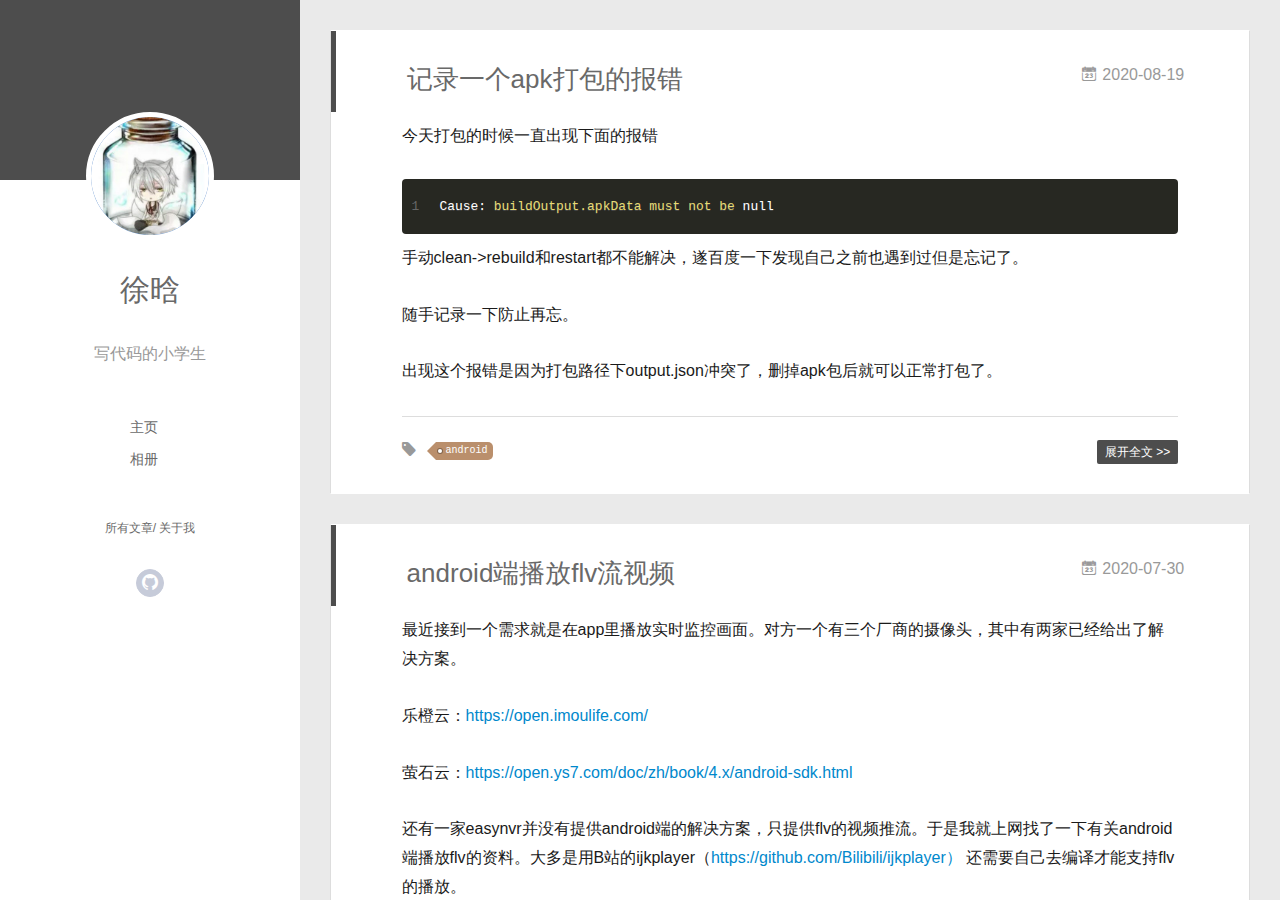
<file: index.html>
<!DOCTYPE html>
<html>
<head>
  <meta charset="utf-8">
  
  <meta name="renderer" content="webkit">
  <meta http-equiv="X-UA-Compatible" content="IE=edge" >
  <link rel="dns-prefetch" href="http://xuhan123.cn">
  <title>徐晗的博客</title>
  <meta name="viewport" content="width=device-width, initial-scale=1, maximum-scale=1">
  <meta property="og:type" content="website">
<meta property="og:title" content="徐晗的博客">
<meta property="og:url" content="http://xuhan123.cn/index.html">
<meta property="og:site_name" content="徐晗的博客">
<meta property="og:locale" content="en_US">
<meta property="article:author" content="徐晗">
<meta property="article:tag" content="前端">
<meta property="article:tag" content="js">
<meta property="article:tag" content="jquery">
<meta property="article:tag" content="java">
<meta property="article:tag" content="javascript">
<meta property="article:tag" content="html5">
<meta property="article:tag" content="开发者">
<meta property="article:tag" content="android">
<meta property="article:tag" content="极客">
<meta property="article:tag" content="编程">
<meta property="article:tag" content="代码">
<meta property="article:tag" content="开源">
<meta property="article:tag" content="html">
<meta property="article:tag" content="css">
<meta property="article:tag" content="css3">
<meta property="article:tag" content="用户体验">
<meta property="article:tag" content="闲聊">
<meta name="twitter:card" content="summary">
  
  
    <link rel="icon" href="/assets/img/favicon.ico">
  
  <link rel="stylesheet" type="text/css" href="/./main.43a13c.css">
  <style type="text/css">
  
    #container.show {
      background: linear-gradient(200deg,#a0cfe4,#e8c37e);
    }
  </style>
  

  
<script>
var _hmt = _hmt || [];
(function() {
	var hm = document.createElement("script");
	hm.src = "https://hm.baidu.com/hm.js?a30844fa2bcbce0a9e001fe06cefeddf";
	var s = document.getElementsByTagName("script")[0]; 
	s.parentNode.insertBefore(hm, s);
})();
</script>


  
<meta name="keywords" content="前端,js,jquery,java,javascript,html5,开发者,android,极客,编程,代码,开源,html,css,css3,用户体验,闲聊">

<meta name="generator" content="Hexo 4.2.1"></head>

<body>
  <div id="container" q-class="show:isCtnShow">
    <canvas id="anm-canvas" class="anm-canvas"></canvas>
    <div class="left-col" q-class="show:isShow">
      
<div class="overlay" style="background: #4d4d4d"></div>
<div class="intrude-less">
	<header id="header" class="inner">
		<a href="" class="profilepic">
			<img src="/assets/img/avatar.jpg" class="js-avatar">
		</a>
		<hgroup>
		  <h1 class="header-author"><a href="">徐晗</a></h1>
		</hgroup>
		
		<p class="header-subtitle">写代码的小学生</p>
		

		<nav class="header-menu">
			<ul>
			
				<li><a href="index.html">主页</a></li>
	        
				<li><a href="/photos">相册</a></li>
	        
			</ul>
		</nav>
		<nav class="header-smart-menu">
    		
    			
    			<a q-on="click: openSlider(e, 'innerArchive')" href="javascript:void(0)">所有文章</a>
    			
            
    			
            
    			
    			<a q-on="click: openSlider(e, 'aboutme')" href="javascript:void(0)">关于我</a>
    			
            
		</nav>
		<nav class="header-nav">
			<div class="social">
				
					<a class="github" target="_blank" href="https://github.com/user-xuhan" title="github"><i class="icon-github"></i></a>
		        
			</div>
		</nav>
	</header>		
</div>

    </div>
    <div class="mid-col" q-class="show:isShow,hide:isShow|isFalse">
      
<nav id="mobile-nav">
  	<div class="overlay js-overlay" style="background: #4d4d4d"></div>
	<div class="btnctn js-mobile-btnctn">
  		<div class="slider-trigger list" q-on="click: openSlider(e)"><i class="icon icon-sort"></i></div>
	</div>
	<div class="intrude-less">
		<header id="header" class="inner">
			<div class="profilepic">
				<img src="/assets/img/avatar.jpg" class="js-avatar">
			</div>
			<hgroup>
			  <h1 class="header-author js-header-author">徐晗</h1>
			</hgroup>
			
			<p styoe="align-center" class="header-subtitle">写代码的小学生</p>
			
			
			
				
			
				
			
			
			
			<nav class="header-nav">
				<div class="social">
					
						<a class="github" target="_blank" href="https://github.com/user-xuhan" title="github"><i class="icon-github"></i></a>
			        
				</div>
			</nav>

			<nav class="header-menu js-header-menu">
				<ul style="width: 50%">
				
				
					<li style="width: 50%"><a href="index.html">主页</a></li>
		        
					<li style="width: 50%"><a href="/photos">相册</a></li>
		        
				</ul>
			</nav>
		</header>				
	</div>
	<div class="mobile-mask" style="display:none" q-show="isShow"></div>
</nav>

      <div id="wrapper" class="body-wrap">
        <div class="menu-l">
          <div class="canvas-wrap">
            <canvas data-colors="#eaeaea" data-sectionHeight="100" data-contentId="js-content" id="myCanvas1" class="anm-canvas"></canvas>
          </div>
          <div id="js-content" class="content-ll">
            
  
    <article id="post-记录一个apk打包的报错" class="article article-type-post  article-index" itemscope itemprop="blogPost">
  <div class="article-inner">
    
      <header class="article-header">
        
  
    <h1 itemprop="name">
      <a class="article-title" href="2020/08/19/%E8%AE%B0%E5%BD%95%E4%B8%80%E4%B8%AAapk%E6%89%93%E5%8C%85%E7%9A%84%E6%8A%A5%E9%94%99/">记录一个apk打包的报错</a>
    </h1>
  

        
        <a href="2020/08/19/%E8%AE%B0%E5%BD%95%E4%B8%80%E4%B8%AAapk%E6%89%93%E5%8C%85%E7%9A%84%E6%8A%A5%E9%94%99/" class="archive-article-date">
  	<time datetime="2020-08-19T03:58:05.000Z" itemprop="datePublished"><i class="icon-calendar icon"></i>2020-08-19</time>
</a>
        
      </header>
    
    <div class="article-entry" itemprop="articleBody">
      
        <p>今天打包的时候一直出现下面的报错</p>
<figure class="highlight yaml"><table><tr><td class="gutter"><pre><span class="line">1</span><br></pre></td><td class="code"><pre><span class="line"><span class="attr">Cause:</span> <span class="string">buildOutput.apkData</span> <span class="string">must</span> <span class="string">not</span> <span class="string">be</span> <span class="literal">null</span></span><br></pre></td></tr></table></figure>

<p>手动clean-&gt;rebuild和restart都不能解决，遂百度一下发现自己之前也遇到过但是忘记了。</p>
<p>随手记录一下防止再忘。</p>
<p>出现这个报错是因为打包路径下output.json冲突了，删掉apk包后就可以正常打包了。</p>

      

      
    </div>
    <div class="article-info article-info-index">
      
      
	<div class="article-tag tagcloud">
		<i class="icon-price-tags icon"></i>
		<ul class="article-tag-list">
			 
        		<li class="article-tag-list-item">
        			<a href="javascript:void(0)" class="js-tag article-tag-list-link color3">android</a>
        		</li>
      		
		</ul>
	</div>

      

      
        <p class="article-more-link">
          <a class="article-more-a" href="2020/08/19/%E8%AE%B0%E5%BD%95%E4%B8%80%E4%B8%AAapk%E6%89%93%E5%8C%85%E7%9A%84%E6%8A%A5%E9%94%99/">展开全文 >></a>
        </p>
      

      
      <div class="clearfix"></div>
    </div>
  </div>
</article>

<aside class="wrap-side-operation">
    <div class="mod-side-operation">
        
        <div class="jump-container" id="js-jump-container" style="display:none;">
            <a href="javascript:void(0)" class="mod-side-operation__jump-to-top">
                <i class="icon-font icon-back"></i>
            </a>
            <div id="js-jump-plan-container" class="jump-plan-container" style="top: -11px;">
                <i class="icon-font icon-plane jump-plane"></i>
            </div>
        </div>
        
        
    </div>
</aside>




  
    <article id="post-android端播放flv流视频" class="article article-type-post  article-index" itemscope itemprop="blogPost">
  <div class="article-inner">
    
      <header class="article-header">
        
  
    <h1 itemprop="name">
      <a class="article-title" href="2020/07/30/android%E7%AB%AF%E6%92%AD%E6%94%BEflv%E6%B5%81%E8%A7%86%E9%A2%91/">android端播放flv流视频</a>
    </h1>
  

        
        <a href="2020/07/30/android%E7%AB%AF%E6%92%AD%E6%94%BEflv%E6%B5%81%E8%A7%86%E9%A2%91/" class="archive-article-date">
  	<time datetime="2020-07-30T02:08:22.000Z" itemprop="datePublished"><i class="icon-calendar icon"></i>2020-07-30</time>
</a>
        
      </header>
    
    <div class="article-entry" itemprop="articleBody">
      
        <p>最近接到一个需求就是在app里播放实时监控画面。对方一个有三个厂商的摄像头，其中有两家已经给出了解决方案。</p>
<p>乐橙云：<a href="https://open.imoulife.com/" target="_blank" rel="noopener">https://open.imoulife.com/</a></p>
<p>萤石云：<a href="https://open.ys7.com/doc/zh/book/4.x/android-sdk.html" target="_blank" rel="noopener">https://open.ys7.com/doc/zh/book/4.x/android-sdk.html</a> </p>
<p>还有一家easynvr并没有提供android端的解决方案，只提供flv的视频推流。于是我就上网找了一下有关android端播放flv的资料。大多是用B站的ijkplayer（<a href="https://github.com/Bilibili/ijkplayer）" target="_blank" rel="noopener">https://github.com/Bilibili/ijkplayer）</a> 还需要自己去编译才能支持flv的播放。</p>
        
          <a class="article-more-a" href="2020/07/30/android%E7%AB%AF%E6%92%AD%E6%94%BEflv%E6%B5%81%E8%A7%86%E9%A2%91/#more">more >></a>
        
      

      
    </div>
    <div class="article-info article-info-index">
      
      
	<div class="article-tag tagcloud">
		<i class="icon-price-tags icon"></i>
		<ul class="article-tag-list">
			 
        		<li class="article-tag-list-item">
        			<a href="javascript:void(0)" class="js-tag article-tag-list-link color3">android</a>
        		</li>
      		
		</ul>
	</div>

      

      
        <p class="article-more-link">
          <a class="article-more-a" href="2020/07/30/android%E7%AB%AF%E6%92%AD%E6%94%BEflv%E6%B5%81%E8%A7%86%E9%A2%91/">展开全文 >></a>
        </p>
      

      
      <div class="clearfix"></div>
    </div>
  </div>
</article>

<aside class="wrap-side-operation">
    <div class="mod-side-operation">
        
        <div class="jump-container" id="js-jump-container" style="display:none;">
            <a href="javascript:void(0)" class="mod-side-operation__jump-to-top">
                <i class="icon-font icon-back"></i>
            </a>
            <div id="js-jump-plan-container" class="jump-plan-container" style="top: -11px;">
                <i class="icon-font icon-plane jump-plane"></i>
            </div>
        </div>
        
        
    </div>
</aside>




  
    <article id="post-我的第一篇博客" class="article article-type-post  article-index" itemscope itemprop="blogPost">
  <div class="article-inner">
    
      <header class="article-header">
        
  
    <h1 itemprop="name">
      <a class="article-title" href="2020/07/29/%E6%88%91%E7%9A%84%E7%AC%AC%E4%B8%80%E7%AF%87%E5%8D%9A%E5%AE%A2/">我的第一篇博客</a>
    </h1>
  

        
        <a href="2020/07/29/%E6%88%91%E7%9A%84%E7%AC%AC%E4%B8%80%E7%AF%87%E5%8D%9A%E5%AE%A2/" class="archive-article-date">
  	<time datetime="2020-07-29T10:01:53.000Z" itemprop="datePublished"><i class="icon-calendar icon"></i>2020-07-29</time>
</a>
        
      </header>
    
    <div class="article-entry" itemprop="articleBody">
      
        <p>现在也不会，顺便打打字吧</p>
<p><img src="/2020/07/29/%E6%88%91%E7%9A%84%E7%AC%AC%E4%B8%80%E7%AF%87%E5%8D%9A%E5%AE%A2/test.jpg" alt="test"></p>

      

      
    </div>
    <div class="article-info article-info-index">
      
      
	<div class="article-tag tagcloud">
		<i class="icon-price-tags icon"></i>
		<ul class="article-tag-list">
			 
        		<li class="article-tag-list-item">
        			<a href="javascript:void(0)" class="js-tag article-tag-list-link color3">android</a>
        		</li>
      		 
        		<li class="article-tag-list-item">
        			<a href="javascript:void(0)" class="js-tag article-tag-list-link color5">java</a>
        		</li>
      		 
        		<li class="article-tag-list-item">
        			<a href="javascript:void(0)" class="js-tag article-tag-list-link color1">javascript</a>
        		</li>
      		
		</ul>
	</div>

      

      
        <p class="article-more-link">
          <a class="article-more-a" href="2020/07/29/%E6%88%91%E7%9A%84%E7%AC%AC%E4%B8%80%E7%AF%87%E5%8D%9A%E5%AE%A2/">展开全文 >></a>
        </p>
      

      
      <div class="clearfix"></div>
    </div>
  </div>
</article>

<aside class="wrap-side-operation">
    <div class="mod-side-operation">
        
        <div class="jump-container" id="js-jump-container" style="display:none;">
            <a href="javascript:void(0)" class="mod-side-operation__jump-to-top">
                <i class="icon-font icon-back"></i>
            </a>
            <div id="js-jump-plan-container" class="jump-plan-container" style="top: -11px;">
                <i class="icon-font icon-plane jump-plane"></i>
            </div>
        </div>
        
        
    </div>
</aside>




  
    <article id="post-hello-world" class="article article-type-post  article-index" itemscope itemprop="blogPost">
  <div class="article-inner">
    
      <header class="article-header">
        
  
    <h1 itemprop="name">
      <a class="article-title" href="2020/07/29/hello-world/">Hello World</a>
    </h1>
  

        
        <a href="2020/07/29/hello-world/" class="archive-article-date">
  	<time datetime="2020-07-29T09:59:51.430Z" itemprop="datePublished"><i class="icon-calendar icon"></i>2020-07-29</time>
</a>
        
      </header>
    
    <div class="article-entry" itemprop="articleBody">
      
        <p>Welcome to <a href="https://hexo.io/" target="_blank" rel="noopener">Hexo</a>! This is your very first post. Check <a href="https://hexo.io/docs/" target="_blank" rel="noopener">documentation</a> for more info. If you get any problems when using Hexo, you can find the answer in <a href="https://hexo.io/docs/troubleshooting.html" target="_blank" rel="noopener">troubleshooting</a> or you can ask me on <a href="https://github.com/hexojs/hexo/issues" target="_blank" rel="noopener">GitHub</a>.</p>
<h2 id="Quick-Start"><a href="#Quick-Start" class="headerlink" title="Quick Start"></a>Quick Start</h2><h3 id="Create-a-new-post"><a href="#Create-a-new-post" class="headerlink" title="Create a new post"></a>Create a new post</h3><figure class="highlight bash"><table><tr><td class="gutter"><pre><span class="line">1</span><br></pre></td><td class="code"><pre><span class="line">$ hexo new <span class="string">"My New Post"</span></span><br></pre></td></tr></table></figure>

<p>More info: <a href="https://hexo.io/docs/writing.html" target="_blank" rel="noopener">Writing</a></p>
        
          <a class="article-more-a" href="2020/07/29/hello-world/#more">more >></a>
        
      

      
    </div>
    <div class="article-info article-info-index">
      
      
      

      
        <p class="article-more-link">
          <a class="article-more-a" href="2020/07/29/hello-world/">展开全文 >></a>
        </p>
      

      
      <div class="clearfix"></div>
    </div>
  </div>
</article>

<aside class="wrap-side-operation">
    <div class="mod-side-operation">
        
        <div class="jump-container" id="js-jump-container" style="display:none;">
            <a href="javascript:void(0)" class="mod-side-operation__jump-to-top">
                <i class="icon-font icon-back"></i>
            </a>
            <div id="js-jump-plan-container" class="jump-plan-container" style="top: -11px;">
                <i class="icon-font icon-plane jump-plane"></i>
            </div>
        </div>
        
        
    </div>
</aside>




  
  


          </div>
        </div>
      </div>
      <footer id="footer">
  <div class="outer">
    <div id="footer-info">
    	<div class="footer-left">
    		&copy; 2020 徐晗
    	</div>
      	<div class="footer-right">
      		<a href="http://hexo.io/" target="_blank">Hexo</a>  Theme <a href="https://github.com/litten/hexo-theme-yilia" target="_blank">Yilia</a> by Litten
      	</div>
    </div>
  </div>
</footer>
    </div>
    <script>
	var yiliaConfig = {
		mathjax: false,
		isHome: true,
		isPost: false,
		isArchive: false,
		isTag: false,
		isCategory: false,
		open_in_new: true,
		toc_hide_index: true,
		root: "/",
		innerArchive: true,
		showTags: false
	}
</script>

<script>!function(r){function e(t){if(i[t])return i[t].exports;var n=i[t]={exports:{},id:t,loaded:!1};return r[t].call(n.exports,n,n.exports,e),n.loaded=!0,n.exports}var i={};e.m=r,e.c=i,e.p="./",e(0)}([function(t,n,r){r(220),t.exports=r(216)},function(t,n,r){var d=r(6),y=r(58),g=r(40),x=r(41),b=r(59),m="prototype",S=function(t,n,r){var e,i,o,u,c=t&S.F,f=t&S.G,a=t&S.S,s=t&S.P,l=t&S.B,h=f?d:a?d[n]||(d[n]={}):(d[n]||{})[m],v=f?y:y[n]||(y[n]={}),p=v[m]||(v[m]={});for(e in f&&(r=n),r)o=((i=!c&&h&&void 0!==h[e])?h:r)[e],u=l&&i?b(o,d):s&&"function"==typeof o?b(Function.call,o):o,h&&x(h,e,o,t&S.U),v[e]!=o&&g(v,e,u),s&&p[e]!=o&&(p[e]=o)};d.core=y,S.F=1,S.G=2,S.S=4,S.P=8,S.B=16,S.W=32,S.U=64,S.R=128,t.exports=S},function(t,n){var r=t.exports="undefined"!=typeof window&&window.Math==Math?window:"undefined"!=typeof self&&self.Math==Math?self:Function("return this")();"number"==typeof __g&&(__g=r)},function(t,n,r){var e=r(9);t.exports=function(t){if(!e(t))throw TypeError(t+" is not an object!");return t}},function(t,n){var r=t.exports={version:"2.6.0"};"number"==typeof __e&&(__e=r)},function(t,n,r){var e=r(34)("wks"),i=r(24),o=r(2).Symbol,u="function"==typeof o;(t.exports=function(t){return e[t]||(e[t]=u&&o[t]||(u?o:i)("Symbol."+t))}).store=e},function(t,n){var r=t.exports="undefined"!=typeof window&&window.Math==Math?window:"undefined"!=typeof self&&self.Math==Math?self:Function("return this")();"number"==typeof __g&&(__g=r)},function(t,n){var r={}.hasOwnProperty;t.exports=function(t,n){return r.call(t,n)}},function(t,n){t.exports=function(t){try{return!!t()}catch(t){return!0}}},function(t,n){t.exports=function(t){return"object"==typeof t?null!==t:"function"==typeof t}},function(t,n,r){t.exports=!r(18)(function(){return 7!=Object.defineProperty({},"a",{get:function(){return 7}}).a})},function(t,n,r){var e=r(15),i=r(51),o=r(36),u=Object.defineProperty;n.f=r(10)?Object.defineProperty:function(t,n,r){if(e(t),n=o(n,!0),e(r),i)try{return u(t,n,r)}catch(t){}if("get"in r||"set"in r)throw TypeError("Accessors not supported!");return"value"in r&&(t[n]=r.value),t}},function(t,n,r){var e=r(11),i=r(23);t.exports=r(10)?function(t,n,r){return e.f(t,n,i(1,r))}:function(t,n,r){return t[n]=r,t}},function(t,n){t.exports=function(t){return"object"==typeof t?null!==t:"function"==typeof t}},function(t,n,r){var e=r(75),i=r(31);t.exports=function(t){return e(i(t))}},function(t,n,r){var e=r(13);t.exports=function(t){if(!e(t))throw TypeError(t+" is not an object!");return t}},function(t,n,r){var e=r(131)("wks"),i=r(110),o=r(6).Symbol,u="function"==typeof o;(t.exports=function(t){return e[t]||(e[t]=u&&o[t]||(u?o:i)("Symbol."+t))}).store=e},function(t,n,r){var e=r(61),i=Math.min;t.exports=function(t){return 0<t?i(e(t),9007199254740991):0}},function(t,n){t.exports=function(t){try{return!!t()}catch(t){return!0}}},function(t,n,r){t.exports=!r(8)(function(){return 7!=Object.defineProperty({},"a",{get:function(){return 7}}).a})},function(t,n,r){var e=r(3),i=r(185),o=r(68),u=Object.defineProperty;n.f=r(19)?Object.defineProperty:function(t,n,r){if(e(t),n=o(n,!0),e(r),i)try{return u(t,n,r)}catch(t){}if("get"in r||"set"in r)throw TypeError("Accessors not supported!");return"value"in r&&(t[n]=r.value),t}},function(t,n,r){var d=r(2),y=r(4),g=r(50),x=r(12),b=r(7),m="prototype",S=function(t,n,r){var e,i,o,u=t&S.F,c=t&S.G,f=t&S.S,a=t&S.P,s=t&S.B,l=t&S.W,h=c?y:y[n]||(y[n]={}),v=h[m],p=c?d:f?d[n]:(d[n]||{})[m];for(e in c&&(r=n),r)(i=!u&&p&&void 0!==p[e])&&b(h,e)||(o=i?p[e]:r[e],h[e]=c&&"function"!=typeof p[e]?r[e]:s&&i?g(o,d):l&&p[e]==o?function(e){var t=function(t,n,r){if(this instanceof e){switch(arguments.length){case 0:return new e;case 1:return new e(t);case 2:return new e(t,n)}return new e(t,n,r)}return e.apply(this,arguments)};return t[m]=e[m],t}(o):a&&"function"==typeof o?g(Function.call,o):o,a&&((h.virtual||(h.virtual={}))[e]=o,t&S.R&&v&&!v[e]&&x(v,e,o)))};S.F=1,S.G=2,S.S=4,S.P=8,S.B=16,S.W=32,S.U=64,S.R=128,t.exports=S},function(t,n){t.exports=!0},function(t,n){t.exports=function(t,n){return{enumerable:!(1&t),configurable:!(2&t),writable:!(4&t),value:n}}},function(t,n){var r=0,e=Math.random();t.exports=function(t){return"Symbol(".concat(void 0===t?"":t,")_",(++r+e).toString(36))}},function(t,n,r){var e=r(66);t.exports=function(t){return Object(e(t))}},function(t,n){t.exports={}},function(t,n,r){var e=r(54),i=r(32);t.exports=Object.keys||function(t){return e(t,i)}},function(t,n){n.f={}.propertyIsEnumerable},function(t,n,r){var e=r(11).f,i=r(7),o=r(5)("toStringTag");t.exports=function(t,n,r){t&&!i(t=r?t:t.prototype,o)&&e(t,o,{configurable:!0,value:n})}},function(t,n,r){n.f=r(5)},function(t,n){t.exports=function(t){if(null==t)throw TypeError("Can't call method on  "+t);return t}},function(t,n){t.exports="constructor,hasOwnProperty,isPrototypeOf,propertyIsEnumerable,toLocaleString,toString,valueOf".split(",")},function(t,n,r){var e=r(34)("keys"),i=r(24);t.exports=function(t){return e[t]||(e[t]=i(t))}},function(t,n,r){var e=r(4),i=r(2),o="__core-js_shared__",u=i[o]||(i[o]={});(t.exports=function(t,n){return u[t]||(u[t]=void 0!==n?n:{})})("versions",[]).push({version:e.version,mode:r(22)?"pure":"global",copyright:"© 2018 Denis Pushkarev (zloirock.ru)"})},function(t,n){var r=Math.ceil,e=Math.floor;t.exports=function(t){return isNaN(t=+t)?0:(0<t?e:r)(t)}},function(t,n,r){var i=r(13);t.exports=function(t,n){if(!i(t))return t;var r,e;if(n&&"function"==typeof(r=t.toString)&&!i(e=r.call(t)))return e;if("function"==typeof(r=t.valueOf)&&!i(e=r.call(t)))return e;if(!n&&"function"==typeof(r=t.toString)&&!i(e=r.call(t)))return e;throw TypeError("Can't convert object to primitive value")}},function(t,n,r){var e=r(2),i=r(4),o=r(22),u=r(30),c=r(11).f;t.exports=function(t){var n=i.Symbol||(i.Symbol=o?{}:e.Symbol||{});"_"==t.charAt(0)||t in n||c(n,t,{value:u.f(t)})}},function(t,n){t.exports=function(t){if("function"!=typeof t)throw TypeError(t+" is not a function!");return t}},function(t,n){var r={}.toString;t.exports=function(t){return r.call(t).slice(8,-1)}},function(t,n,r){var e=r(20),i=r(106);t.exports=r(19)?function(t,n,r){return e.f(t,n,i(1,r))}:function(t,n,r){return t[n]=r,t}},function(t,n,r){var o=r(6),u=r(40),c=r(46),f=r(110)("src"),e="toString",i=Function[e],a=(""+i).split(e);r(58).inspectSource=function(t){return i.call(t)},(t.exports=function(t,n,r,e){var i="function"==typeof r;i&&(c(r,"name")||u(r,"name",n)),t[n]!==r&&(i&&(c(r,f)||u(r,f,t[n]?""+t[n]:a.join(String(n)))),t===o?t[n]=r:e?t[n]?t[n]=r:u(t,n,r):(delete t[n],u(t,n,r)))})(Function.prototype,e,function(){return"function"==typeof this&&this[f]||i.call(this)})},function(t,n,r){var e=r(1),i=r(8),u=r(66),c=/"/g,o=function(t,n,r,e){var i=String(u(t)),o="<"+n;return""!==r&&(o+=" "+r+'="'+String(e).replace(c,"&quot;")+'"'),o+">"+i+"</"+n+">"};t.exports=function(n,t){var r={};r[n]=t(o),e(e.P+e.F*i(function(){var t=""[n]('"');return t!==t.toLowerCase()||3<t.split('"').length}),"String",r)}},function(t,n,r){var e=r(13),i=r(2).document,o=e(i)&&e(i.createElement);t.exports=function(t){return o?i.createElement(t):{}}},function(t,n,e){var i=e(15),o=e(92),u=e(32),c=e(33)("IE_PROTO"),f=function(){},a="prototype",s=function(){var t,n=e(43)("iframe"),r=u.length;for(n.style.display="none",e(74).appendChild(n),n.src="javascript:",(t=n.contentWindow.document).open(),t.write("<script>document.F=Object<\/script>"),t.close(),s=t.F;r--;)delete s[a][u[r]];return s()};t.exports=Object.create||function(t,n){var r;return null!==t?(f[a]=i(t),r=new f,f[a]=null,r[c]=t):r=s(),void 0===n?r:o(r,n)}},function(t,n){n.f=Object.getOwnPropertySymbols},function(t,n){var r={}.hasOwnProperty;t.exports=function(t,n){return r.call(t,n)}},function(t,n,r){var e=r(118),i=r(106),o=r(49),u=r(68),c=r(46),f=r(185),a=Object.getOwnPropertyDescriptor;n.f=r(19)?a:function(t,n){if(t=o(t),n=u(n,!0),f)try{return a(t,n)}catch(t){}if(c(t,n))return i(!e.f.call(t,n),t[n])}},function(t,n,r){var e=r(46),i=r(25),o=r(160)("IE_PROTO"),u=Object.prototype;t.exports=Object.getPrototypeOf||function(t){return t=i(t),e(t,o)?t[o]:"function"==typeof t.constructor&&t instanceof t.constructor?t.constructor.prototype:t instanceof Object?u:null}},function(t,n,r){var e=r(117),i=r(66);t.exports=function(t){return e(i(t))}},function(t,n,r){var o=r(62);t.exports=function(e,i,t){if(o(e),void 0===i)return e;switch(t){case 1:return function(t){return e.call(i,t)};case 2:return function(t,n){return e.call(i,t,n)};case 3:return function(t,n,r){return e.call(i,t,n,r)}}return function(){return e.apply(i,arguments)}}},function(t,n,r){t.exports=!r(10)&&!r(18)(function(){return 7!=Object.defineProperty(r(43)("div"),"a",{get:function(){return 7}}).a})},function(t,n,r){"use strict";var b=r(22),m=r(21),S=r(55),w=r(12),_=r(26),O=r(90),E=r(29),M=r(77),P=r(5)("iterator"),j=!([].keys&&"next"in[].keys()),F="values",A=function(){return this};t.exports=function(t,n,r,e,i,o,u){O(r,n,e);var c,f,a,s=function(t){if(!j&&t in p)return p[t];switch(t){case"keys":case F:return function(){return new r(this,t)}}return function(){return new r(this,t)}},l=n+" Iterator",h=i==F,v=!1,p=t.prototype,d=p[P]||p["@@iterator"]||i&&p[i],y=d||s(i),g=i?h?s("entries"):y:void 0,x="Array"==n&&p.entries||d;if(x&&((a=M(x.call(new t)))!==Object.prototype&&a.next&&(E(a,l,!0),b||"function"==typeof a[P]||w(a,P,A))),h&&d&&d.name!==F&&(v=!0,y=function(){return d.call(this)}),b&&!u||!j&&!v&&p[P]||w(p,P,y),_[n]=y,_[l]=A,i)if(c={values:h?y:s(F),keys:o?y:s("keys"),entries:g},u)for(f in c)f in p||S(p,f,c[f]);else m(m.P+m.F*(j||v),n,c);return c}},function(t,n,r){var e=r(54),i=r(32).concat("length","prototype");n.f=Object.getOwnPropertyNames||function(t){return e(t,i)}},function(t,n,r){var u=r(7),c=r(14),f=r(87)(!1),a=r(33)("IE_PROTO");t.exports=function(t,n){var r,e=c(t),i=0,o=[];for(r in e)r!=a&&u(e,r)&&o.push(r);for(;n.length>i;)u(e,r=n[i++])&&(~f(o,r)||o.push(r));return o}},function(t,n,r){t.exports=r(12)},function(t,n,r){var e=r(31);t.exports=function(t){return Object(e(t))}},function(t,n){var r={}.toString;t.exports=function(t){return r.call(t).slice(8,-1)}},function(t,n){var r=t.exports={version:"2.6.0"};"number"==typeof __e&&(__e=r)},function(t,n,r){var o=r(38);t.exports=function(e,i,t){if(o(e),void 0===i)return e;switch(t){case 1:return function(t){return e.call(i,t)};case 2:return function(t,n){return e.call(i,t,n)};case 3:return function(t,n,r){return e.call(i,t,n,r)}}return function(){return e.apply(i,arguments)}}},function(t,n,r){"use strict";var e=r(8);t.exports=function(t,n){return!!t&&e(function(){n?t.call(null,function(){},1):t.call(null)})}},function(t,n){var r=Math.ceil,e=Math.floor;t.exports=function(t){return isNaN(t=+t)?0:(0<t?e:r)(t)}},function(t,n){t.exports=function(t){if("function"!=typeof t)throw TypeError(t+" is not a function!");return t}},function(t,n,r){"use strict";var e=r(95)(!0);r(52)(String,"String",function(t){this._t=String(t),this._i=0},function(){var t,n=this._t,r=this._i;return r>=n.length?{value:void 0,done:!0}:(t=e(n,r),this._i+=t.length,{value:t,done:!1})})},function(t,n,r){r(97);for(var e=r(2),i=r(12),o=r(26),u=r(5)("toStringTag"),c="CSSRuleList,CSSStyleDeclaration,CSSValueList,ClientRectList,DOMRectList,DOMStringList,DOMTokenList,DataTransferItemList,FileList,HTMLAllCollection,HTMLCollection,HTMLFormElement,HTMLSelectElement,MediaList,MimeTypeArray,NamedNodeMap,NodeList,PaintRequestList,Plugin,PluginArray,SVGLengthList,SVGNumberList,SVGPathSegList,SVGPointList,SVGStringList,SVGTransformList,SourceBufferList,StyleSheetList,TextTrackCueList,TextTrackList,TouchList".split(","),f=0;f<c.length;f++){var a=c[f],s=e[a],l=s&&s.prototype;l&&!l[u]&&i(l,u,a),o[a]=o.Array}},function(t,n,r){var b=r(59),m=r(117),S=r(25),w=r(17),e=r(144);t.exports=function(l,t){var h=1==l,v=2==l,p=3==l,d=4==l,y=6==l,g=5==l||y,x=t||e;return function(t,n,r){for(var e,i,o=S(t),u=m(o),c=b(n,r,3),f=w(u.length),a=0,s=h?x(t,f):v?x(t,0):void 0;a<f;a++)if((g||a in u)&&(i=c(e=u[a],a,o),l))if(h)s[a]=i;else if(i)switch(l){case 3:return!0;case 5:return e;case 6:return a;case 2:s.push(e)}else if(d)return!1;return y?-1:p||d?d:s}}},function(t,n){t.exports=function(t){if(null==t)throw TypeError("Can't call method on  "+t);return t}},function(t,n,r){var i=r(1),o=r(58),u=r(8);t.exports=function(t,n){var r=(o.Object||{})[t]||Object[t],e={};e[t]=n(r),i(i.S+i.F*u(function(){r(1)}),"Object",e)}},function(t,n,r){var i=r(9);t.exports=function(t,n){if(!i(t))return t;var r,e;if(n&&"function"==typeof(r=t.toString)&&!i(e=r.call(t)))return e;if("function"==typeof(r=t.valueOf)&&!i(e=r.call(t)))return e;if(!n&&"function"==typeof(r=t.toString)&&!i(e=r.call(t)))return e;throw TypeError("Can't convert object to primitive value")}},function(t,n,r){var e=r(28),i=r(23),o=r(14),u=r(36),c=r(7),f=r(51),a=Object.getOwnPropertyDescriptor;n.f=r(10)?a:function(t,n){if(t=o(t),n=u(n,!0),f)try{return a(t,n)}catch(t){}if(c(t,n))return i(!e.f.call(t,n),t[n])}},function(t,n,r){var o=r(207),e=r(1),i=r(131)("metadata"),u=i.store||(i.store=new(r(211))),c=function(t,n,r){var e=u.get(t);if(!e){if(!r)return;u.set(t,e=new o)}var i=e.get(n);if(!i){if(!r)return;e.set(n,i=new o)}return i};t.exports={store:u,map:c,has:function(t,n,r){var e=c(n,r,!1);return void 0!==e&&e.has(t)},get:function(t,n,r){var e=c(n,r,!1);return void 0===e?void 0:e.get(t)},set:function(t,n,r,e){c(r,e,!0).set(t,n)},keys:function(t,n){var r=c(t,n,!1),e=[];return r&&r.forEach(function(t,n){e.push(n)}),e},key:function(t){return void 0===t||"symbol"==typeof t?t:String(t)},exp:function(t){e(e.S,"Reflect",t)}}},function(t,n,r){"use strict";if(r(19)){var g=r(81),x=r(6),b=r(8),m=r(1),S=r(133),e=r(165),h=r(59),w=r(101),i=r(106),_=r(40),o=r(107),u=r(61),O=r(17),E=r(205),c=r(109),f=r(68),a=r(46),M=r(111),P=r(9),v=r(25),p=r(151),j=r(103),F=r(48),A=r(104).f,d=r(167),s=r(110),l=r(16),y=r(65),I=r(120),L=r(119),N=r(168),T=r(112),k=r(125),R=r(108),C=r(143),D=r(177),G=r(20),W=r(47),U=G.f,V=W.f,B=x.RangeError,q=x.TypeError,z=x.Uint8Array,H="ArrayBuffer",K="Shared"+H,J="BYTES_PER_ELEMENT",$="prototype",Y=Array[$],X=e.ArrayBuffer,Q=e.DataView,Z=y(0),tt=y(2),nt=y(3),rt=y(4),et=y(5),it=y(6),ot=I(!0),ut=I(!1),ct=N.values,ft=N.keys,at=N.entries,st=Y.lastIndexOf,lt=Y.reduce,ht=Y.reduceRight,vt=Y.join,pt=Y.sort,dt=Y.slice,yt=Y.toString,gt=Y.toLocaleString,xt=l("iterator"),bt=l("toStringTag"),mt=s("typed_constructor"),St=s("def_constructor"),wt=S.CONSTR,_t=S.TYPED,Ot=S.VIEW,Et="Wrong length!",Mt=y(1,function(t,n){return It(L(t,t[St]),n)}),Pt=b(function(){return 1===new z(new Uint16Array([1]).buffer)[0]}),jt=!!z&&!!z[$].set&&b(function(){new z(1).set({})}),Ft=function(t,n){var r=u(t);if(r<0||r%n)throw B("Wrong offset!");return r},At=function(t){if(P(t)&&_t in t)return t;throw q(t+" is not a typed array!")},It=function(t,n){if(!(P(t)&&mt in t))throw q("It is not a typed array constructor!");return new t(n)},Lt=function(t,n){return Nt(L(t,t[St]),n)},Nt=function(t,n){for(var r=0,e=n.length,i=It(t,e);r<e;)i[r]=n[r++];return i},Tt=function(t,n,r){U(t,n,{get:function(){return this._d[r]}})},kt=function(t){var n,r,e,i,o,u,c=v(t),f=arguments.length,a=1<f?arguments[1]:void 0,s=void 0!==a,l=d(c);if(null!=l&&!p(l)){for(u=l.call(c),e=[],n=0;!(o=u.next()).done;n++)e.push(o.value);c=e}for(s&&2<f&&(a=h(a,arguments[2],2)),n=0,r=O(c.length),i=It(this,r);n<r;n++)i[n]=s?a(c[n],n):c[n];return i},Rt=function(){for(var t=0,n=arguments.length,r=It(this,n);t<n;)r[t]=arguments[t++];return r},Ct=!!z&&b(function(){gt.call(new z(1))}),Dt=function(){return gt.apply(Ct?dt.call(At(this)):At(this),arguments)},Gt={copyWithin:function(t,n){return D.call(At(this),t,n,2<arguments.length?arguments[2]:void 0)},every:function(t){return rt(At(this),t,1<arguments.length?arguments[1]:void 0)},fill:function(t){return C.apply(At(this),arguments)},filter:function(t){return Lt(this,tt(At(this),t,1<arguments.length?arguments[1]:void 0))},find:function(t){return et(At(this),t,1<arguments.length?arguments[1]:void 0)},findIndex:function(t){return it(At(this),t,1<arguments.length?arguments[1]:void 0)},forEach:function(t){Z(At(this),t,1<arguments.length?arguments[1]:void 0)},indexOf:function(t){return ut(At(this),t,1<arguments.length?arguments[1]:void 0)},includes:function(t){return ot(At(this),t,1<arguments.length?arguments[1]:void 0)},join:function(t){return vt.apply(At(this),arguments)},lastIndexOf:function(t){return st.apply(At(this),arguments)},map:function(t){return Mt(At(this),t,1<arguments.length?arguments[1]:void 0)},reduce:function(t){return lt.apply(At(this),arguments)},reduceRight:function(t){return ht.apply(At(this),arguments)},reverse:function(){for(var t,n=this,r=At(n).length,e=Math.floor(r/2),i=0;i<e;)t=n[i],n[i++]=n[--r],n[r]=t;return n},some:function(t){return nt(At(this),t,1<arguments.length?arguments[1]:void 0)},sort:function(t){return pt.call(At(this),t)},subarray:function(t,n){var r=At(this),e=r.length,i=c(t,e);return new(L(r,r[St]))(r.buffer,r.byteOffset+i*r.BYTES_PER_ELEMENT,O((void 0===n?e:c(n,e))-i))}},Wt=function(t,n){return Lt(this,dt.call(At(this),t,n))},Ut=function(t){At(this);var n=Ft(arguments[1],1),r=this.length,e=v(t),i=O(e.length),o=0;if(r<i+n)throw B(Et);for(;o<i;)this[n+o]=e[o++]},Vt={entries:function(){return at.call(At(this))},keys:function(){return ft.call(At(this))},values:function(){return ct.call(At(this))}},Bt=function(t,n){return P(t)&&t[_t]&&"symbol"!=typeof n&&n in t&&String(+n)==String(n)},qt=function(t,n){return Bt(t,n=f(n,!0))?i(2,t[n]):V(t,n)},zt=function(t,n,r){return!(Bt(t,n=f(n,!0))&&P(r)&&a(r,"value"))||a(r,"get")||a(r,"set")||r.configurable||a(r,"writable")&&!r.writable||a(r,"enumerable")&&!r.enumerable?U(t,n,r):(t[n]=r.value,t)};wt||(W.f=qt,G.f=zt),m(m.S+m.F*!wt,"Object",{getOwnPropertyDescriptor:qt,defineProperty:zt}),b(function(){yt.call({})})&&(yt=gt=function(){return vt.call(this)});var Ht=o({},Gt);o(Ht,Vt),_(Ht,xt,Vt.values),o(Ht,{slice:Wt,set:Ut,constructor:function(){},toString:yt,toLocaleString:Dt}),Tt(Ht,"buffer","b"),Tt(Ht,"byteOffset","o"),Tt(Ht,"byteLength","l"),Tt(Ht,"length","e"),U(Ht,bt,{get:function(){return this[_t]}}),t.exports=function(t,l,n,o){var h=t+((o=!!o)?"Clamped":"")+"Array",r="get"+t,u="set"+t,v=x[h],c=v||{},e=v&&F(v),i=!v||!S.ABV,f={},a=v&&v[$],p=function(t,i){U(t,i,{get:function(){return t=i,(n=this._d).v[r](t*l+n.o,Pt);var t,n},set:function(t){return n=i,r=t,e=this._d,o&&(r=(r=Math.round(r))<0?0:255<r?255:255&r),void e.v[u](n*l+e.o,r,Pt);var n,r,e},enumerable:!0})};i?(v=n(function(t,n,r,e){w(t,v,h,"_d");var i,o,u,c,f=0,a=0;if(P(n)){if(!(n instanceof X||(c=M(n))==H||c==K))return _t in n?Nt(v,n):kt.call(v,n);i=n,a=Ft(r,l);var s=n.byteLength;if(void 0===e){if(s%l)throw B(Et);if((o=s-a)<0)throw B(Et)}else if(s<(o=O(e)*l)+a)throw B(Et);u=o/l}else u=E(n),i=new X(o=u*l);for(_(t,"_d",{b:i,o:a,l:o,e:u,v:new Q(i)});f<u;)p(t,f++)}),a=v[$]=j(Ht),_(a,"constructor",v)):b(function(){v(1)})&&b(function(){new v(-1)})&&k(function(t){new v,new v(null),new v(1.5),new v(t)},!0)||(v=n(function(t,n,r,e){var i;return w(t,v,h),P(n)?n instanceof X||(i=M(n))==H||i==K?void 0!==e?new c(n,Ft(r,l),e):void 0!==r?new c(n,Ft(r,l)):new c(n):_t in n?Nt(v,n):kt.call(v,n):new c(E(n))}),Z(e!==Function.prototype?A(c).concat(A(e)):A(c),function(t){t in v||_(v,t,c[t])}),v[$]=a,g||(a.constructor=v));var s=a[xt],d=!!s&&("values"==s.name||null==s.name),y=Vt.values;_(v,mt,!0),_(a,_t,h),_(a,Ot,!0),_(a,St,v),(o?new v(1)[bt]==h:bt in a)||U(a,bt,{get:function(){return h}}),f[h]=v,m(m.G+m.W+m.F*(v!=c),f),m(m.S,h,{BYTES_PER_ELEMENT:l}),m(m.S+m.F*b(function(){c.of.call(v,1)}),h,{from:kt,of:Rt}),J in a||_(a,J,l),m(m.P,h,Gt),R(h),m(m.P+m.F*jt,h,{set:Ut}),m(m.P+m.F*!d,h,Vt),g||a.toString==yt||(a.toString=yt),m(m.P+m.F*b(function(){new v(1).slice()}),h,{slice:Wt}),m(m.P+m.F*(b(function(){return[1,2].toLocaleString()!=new v([1,2]).toLocaleString()})||!b(function(){a.toLocaleString.call([1,2])})),h,{toLocaleString:Dt}),T[h]=d?s:y,g||d||_(a,xt,y)}}else t.exports=function(){}},function(t,n,r){t.exports={default:r(84),__esModule:!0}},function(t,n,r){t.exports={default:r(85),__esModule:!0}},function(t,n,r){var e=r(2).document;t.exports=e&&e.documentElement},function(t,n,r){var e=r(39);t.exports=Object("z").propertyIsEnumerable(0)?Object:function(t){return"String"==e(t)?t.split(""):Object(t)}},function(t,n,r){var e=r(24)("meta"),i=r(13),o=r(7),u=r(11).f,c=0,f=Object.isExtensible||function(){return!0},a=!r(18)(function(){return f(Object.preventExtensions({}))}),s=function(t){u(t,e,{value:{i:"O"+ ++c,w:{}}})},l=t.exports={KEY:e,NEED:!1,fastKey:function(t,n){if(!i(t))return"symbol"==typeof t?t:("string"==typeof t?"S":"P")+t;if(!o(t,e)){if(!f(t))return"F";if(!n)return"E";s(t)}return t[e].i},getWeak:function(t,n){if(!o(t,e)){if(!f(t))return!0;if(!n)return!1;s(t)}return t[e].w},onFreeze:function(t){return a&&l.NEED&&f(t)&&!o(t,e)&&s(t),t}}},function(t,n,r){var e=r(7),i=r(56),o=r(33)("IE_PROTO"),u=Object.prototype;t.exports=Object.getPrototypeOf||function(t){return t=i(t),e(t,o)?t[o]:"function"==typeof t.constructor&&t instanceof t.constructor?t.constructor.prototype:t instanceof Object?u:null}},function(t,n,r){var e=r(35),i=Math.min;t.exports=function(t){return 0<t?i(e(t),9007199254740991):0}},function(t,n){},function(t,n,r){var e=r(16)("unscopables"),i=Array.prototype;null==i[e]&&r(40)(i,e,{}),t.exports=function(t){i[e][t]=!0}},function(t,n){t.exports=!1},function(t,n,r){var e=r(110)("meta"),i=r(9),o=r(46),u=r(20).f,c=0,f=Object.isExtensible||function(){return!0},a=!r(8)(function(){return f(Object.preventExtensions({}))}),s=function(t){u(t,e,{value:{i:"O"+ ++c,w:{}}})},l=t.exports={KEY:e,NEED:!1,fastKey:function(t,n){if(!i(t))return"symbol"==typeof t?t:("string"==typeof t?"S":"P")+t;if(!o(t,e)){if(!f(t))return"F";if(!n)return"E";s(t)}return t[e].i},getWeak:function(t,n){if(!o(t,e)){if(!f(t))return!0;if(!n)return!1;s(t)}return t[e].w},onFreeze:function(t){return a&&l.NEED&&f(t)&&!o(t,e)&&s(t),t}}},function(t,n,r){"use strict";function e(t){return t&&t.__esModule?t:{default:t}}n.__esModule=!0;var i=e(r(73)),o=e(r(72)),u="function"==typeof o.default&&"symbol"==typeof i.default?function(t){return typeof t}:function(t){return t&&"function"==typeof o.default&&t.constructor===o.default&&t!==o.default.prototype?"symbol":typeof t};n.default="function"==typeof o.default&&"symbol"===u(i.default)?function(t){return void 0===t?"undefined":u(t)}:function(t){return t&&"function"==typeof o.default&&t.constructor===o.default&&t!==o.default.prototype?"symbol":void 0===t?"undefined":u(t)}},function(t,n,r){r(98),r(79),r(99),r(100),t.exports=r(4).Symbol},function(t,n,r){r(63),r(64),t.exports=r(30).f("iterator")},function(t,n){t.exports=function(){}},function(t,n,r){var f=r(14),a=r(78),s=r(96);t.exports=function(c){return function(t,n,r){var e,i=f(t),o=a(i.length),u=s(r,o);if(c&&n!=n){for(;u<o;)if((e=i[u++])!=e)return!0}else for(;u<o;u++)if((c||u in i)&&i[u]===n)return c||u||0;return!c&&-1}}},function(t,n,r){var c=r(27),f=r(45),a=r(28);t.exports=function(t){var n=c(t),r=f.f;if(r)for(var e,i=r(t),o=a.f,u=0;i.length>u;)o.call(t,e=i[u++])&&n.push(e);return n}},function(t,n,r){var e=r(39);t.exports=Array.isArray||function(t){return"Array"==e(t)}},function(t,n,r){"use strict";var e=r(44),i=r(23),o=r(29),u={};r(12)(u,r(5)("iterator"),function(){return this}),t.exports=function(t,n,r){t.prototype=e(u,{next:i(1,r)}),o(t,n+" Iterator")}},function(t,n){t.exports=function(t,n){return{value:n,done:!!t}}},function(t,n,r){var u=r(11),c=r(15),f=r(27);t.exports=r(10)?Object.defineProperties:function(t,n){c(t);for(var r,e=f(n),i=e.length,o=0;o<i;)u.f(t,r=e[o++],n[r]);return t}},function(t,n,r){var e=r(14),i=r(53).f,o={}.toString,u="object"==typeof window&&window&&Object.getOwnPropertyNames?Object.getOwnPropertyNames(window):[];t.exports.f=function(t){return u&&"[object Window]"==o.call(t)?function(t){try{return i(t)}catch(t){return u.slice()}}(t):i(e(t))}},,function(t,n,r){var f=r(35),a=r(31);t.exports=function(c){return function(t,n){var r,e,i=String(a(t)),o=f(n),u=i.length;return o<0||u<=o?c?"":void 0:(r=i.charCodeAt(o))<55296||56319<r||o+1===u||(e=i.charCodeAt(o+1))<56320||57343<e?c?i.charAt(o):r:c?i.slice(o,o+2):e-56320+(r-55296<<10)+65536}}},function(t,n,r){var e=r(35),i=Math.max,o=Math.min;t.exports=function(t,n){return(t=e(t))<0?i(t+n,0):o(t,n)}},function(t,n,r){"use strict";var e=r(86),i=r(91),o=r(26),u=r(14);t.exports=r(52)(Array,"Array",function(t,n){this._t=u(t),this._i=0,this._k=n},function(){var t=this._t,n=this._k,r=this._i++;return!t||r>=t.length?(this._t=void 0,i(1)):i(0,"keys"==n?r:"values"==n?t[r]:[r,t[r]])},"values"),o.Arguments=o.Array,e("keys"),e("values"),e("entries")},function(t,n,r){"use strict";var e=r(2),u=r(7),i=r(10),o=r(21),c=r(55),f=r(76).KEY,a=r(18),s=r(34),l=r(29),h=r(24),v=r(5),p=r(30),d=r(37),y=r(88),g=r(89),x=r(15),b=r(13),m=r(14),S=r(36),w=r(23),_=r(44),O=r(93),E=r(69),M=r(11),P=r(27),j=E.f,F=M.f,A=O.f,I=e.Symbol,L=e.JSON,N=L&&L.stringify,T="prototype",k=v("_hidden"),R=v("toPrimitive"),C={}.propertyIsEnumerable,D=s("symbol-registry"),G=s("symbols"),W=s("op-symbols"),U=Object[T],V="function"==typeof I,B=e.QObject,q=!B||!B[T]||!B[T].findChild,z=i&&a(function(){return 7!=_(F({},"a",{get:function(){return F(this,"a",{value:7}).a}})).a})?function(t,n,r){var e=j(U,n);e&&delete U[n],F(t,n,r),e&&t!==U&&F(U,n,e)}:F,H=function(t){var n=G[t]=_(I[T]);return n._k=t,n},K=V&&"symbol"==typeof I.iterator?function(t){return"symbol"==typeof t}:function(t){return t instanceof I},J=function(t,n,r){return t===U&&J(W,n,r),x(t),n=S(n,!0),x(r),u(G,n)?(r.enumerable?(u(t,k)&&t[k][n]&&(t[k][n]=!1),r=_(r,{enumerable:w(0,!1)})):(u(t,k)||F(t,k,w(1,{})),t[k][n]=!0),z(t,n,r)):F(t,n,r)},$=function(t,n){x(t);for(var r,e=y(n=m(n)),i=0,o=e.length;i<o;)J(t,r=e[i++],n[r]);return t},Y=function(t){var n=C.call(this,t=S(t,!0));return!(this===U&&u(G,t)&&!u(W,t))&&(!(n||!u(this,t)||!u(G,t)||u(this,k)&&this[k][t])||n)},X=function(t,n){if(t=m(t),n=S(n,!0),t!==U||!u(G,n)||u(W,n)){var r=j(t,n);return!r||!u(G,n)||u(t,k)&&t[k][n]||(r.enumerable=!0),r}},Q=function(t){for(var n,r=A(m(t)),e=[],i=0;r.length>i;)u(G,n=r[i++])||n==k||n==f||e.push(n);return e},Z=function(t){for(var n,r=t===U,e=A(r?W:m(t)),i=[],o=0;e.length>o;)!u(G,n=e[o++])||r&&!u(U,n)||i.push(G[n]);return i};V||(c((I=function(){if(this instanceof I)throw TypeError("Symbol is not a constructor!");var n=h(0<arguments.length?arguments[0]:void 0),r=function(t){this===U&&r.call(W,t),u(this,k)&&u(this[k],n)&&(this[k][n]=!1),z(this,n,w(1,t))};return i&&q&&z(U,n,{configurable:!0,set:r}),H(n)})[T],"toString",function(){return this._k}),E.f=X,M.f=J,r(53).f=O.f=Q,r(28).f=Y,r(45).f=Z,i&&!r(22)&&c(U,"propertyIsEnumerable",Y,!0),p.f=function(t){return H(v(t))}),o(o.G+o.W+o.F*!V,{Symbol:I});for(var tt="hasInstance,isConcatSpreadable,iterator,match,replace,search,species,split,toPrimitive,toStringTag,unscopables".split(","),nt=0;tt.length>nt;)v(tt[nt++]);for(var rt=P(v.store),et=0;rt.length>et;)d(rt[et++]);o(o.S+o.F*!V,"Symbol",{for:function(t){return u(D,t+="")?D[t]:D[t]=I(t)},keyFor:function(t){if(!K(t))throw TypeError(t+" is not a symbol!");for(var n in D)if(D[n]===t)return n},useSetter:function(){q=!0},useSimple:function(){q=!1}}),o(o.S+o.F*!V,"Object",{create:function(t,n){return void 0===n?_(t):$(_(t),n)},defineProperty:J,defineProperties:$,getOwnPropertyDescriptor:X,getOwnPropertyNames:Q,getOwnPropertySymbols:Z}),L&&o(o.S+o.F*(!V||a(function(){var t=I();return"[null]"!=N([t])||"{}"!=N({a:t})||"{}"!=N(Object(t))})),"JSON",{stringify:function(t){for(var n,r,e=[t],i=1;arguments.length>i;)e.push(arguments[i++]);if(r=n=e[1],(b(n)||void 0!==t)&&!K(t))return g(n)||(n=function(t,n){if("function"==typeof r&&(n=r.call(this,t,n)),!K(n))return n}),e[1]=n,N.apply(L,e)}}),I[T][R]||r(12)(I[T],R,I[T].valueOf),l(I,"Symbol"),l(Math,"Math",!0),l(e.JSON,"JSON",!0)},function(t,n,r){r(37)("asyncIterator")},function(t,n,r){r(37)("observable")},function(t,n){t.exports=function(t,n,r,e){if(!(t instanceof n)||void 0!==e&&e in t)throw TypeError(r+": incorrect invocation!");return t}},function(t,n,r){var h=r(59),v=r(188),p=r(151),d=r(3),y=r(17),g=r(167),x={},b={};(n=t.exports=function(t,n,r,e,i){var o,u,c,f,a=i?function(){return t}:g(t),s=h(r,e,n?2:1),l=0;if("function"!=typeof a)throw TypeError(t+" is not iterable!");if(p(a)){for(o=y(t.length);l<o;l++)if((f=n?s(d(u=t[l])[0],u[1]):s(t[l]))===x||f===b)return f}else for(c=a.call(t);!(u=c.next()).done;)if((f=v(c,s,u.value,n))===x||f===b)return f}).BREAK=x,n.RETURN=b},function(t,n,e){var i=e(3),o=e(194),u=e(147),c=e(160)("IE_PROTO"),f=function(){},a="prototype",s=function(){var t,n=e(146)("iframe"),r=u.length;for(n.style.display="none",e(149).appendChild(n),n.src="javascript:",(t=n.contentWindow.document).open(),t.write("<script>document.F=Object<\/script>"),t.close(),s=t.F;r--;)delete s[a][u[r]];return s()};t.exports=Object.create||function(t,n){var r;return null!==t?(f[a]=i(t),r=new f,f[a]=null,r[c]=t):r=s(),void 0===n?r:o(r,n)}},function(t,n,r){var e=r(196),i=r(147).concat("length","prototype");n.f=Object.getOwnPropertyNames||function(t){return e(t,i)}},function(t,n,r){var e=r(196),i=r(147);t.exports=Object.keys||function(t){return e(t,i)}},function(t,n){t.exports=function(t,n){return{enumerable:!(1&t),configurable:!(2&t),writable:!(4&t),value:n}}},function(t,n,r){var i=r(41);t.exports=function(t,n,r){for(var e in n)i(t,e,n[e],r);return t}},function(t,n,r){"use strict";var e=r(6),i=r(20),o=r(19),u=r(16)("species");t.exports=function(t){var n=e[t];o&&n&&!n[u]&&i.f(n,u,{configurable:!0,get:function(){return this}})}},function(t,n,r){var e=r(61),i=Math.max,o=Math.min;t.exports=function(t,n){return(t=e(t))<0?i(t+n,0):o(t,n)}},function(t,n){var r=0,e=Math.random();t.exports=function(t){return"Symbol(".concat(void 0===t?"":t,")_",(++r+e).toString(36))}},function(t,n,r){var i=r(57),o=r(16)("toStringTag"),u="Arguments"==i(function(){return arguments}());t.exports=function(t){var n,r,e;return void 0===t?"Undefined":null===t?"Null":"string"==typeof(r=function(t,n){try{return t[n]}catch(t){}}(n=Object(t),o))?r:u?i(n):"Object"==(e=i(n))&&"function"==typeof n.callee?"Arguments":e}},function(t,n){t.exports={}},function(t,n,r){var e=r(20).f,i=r(46),o=r(16)("toStringTag");t.exports=function(t,n,r){t&&!i(t=r?t:t.prototype,o)&&e(t,o,{configurable:!0,value:n})}},function(t,n,r){var u=r(1),e=r(66),c=r(8),f=r(163),i="["+f+"]",o=RegExp("^"+i+i+"*"),a=RegExp(i+i+"*$"),s=function(t,n,r){var e={},i=c(function(){return!!f[t]()||"​"!="​"[t]()}),o=e[t]=i?n(l):f[t];r&&(e[r]=o),u(u.P+u.F*i,"String",e)},l=s.trim=function(t,n){return t=String(e(t)),1&n&&(t=t.replace(o,"")),2&n&&(t=t.replace(a,"")),t};t.exports=s},function(t,n,r){var e=r(9);t.exports=function(t,n){if(!e(t)||t._t!==n)throw TypeError("Incompatible receiver, "+n+" required!");return t}},function(t,n,r){"use strict";var e=r(3);t.exports=function(){var t=e(this),n="";return t.global&&(n+="g"),t.ignoreCase&&(n+="i"),t.multiline&&(n+="m"),t.unicode&&(n+="u"),t.sticky&&(n+="y"),n}},function(t,n,r){var e=r(57);t.exports=Object("z").propertyIsEnumerable(0)?Object:function(t){return"String"==e(t)?t.split(""):Object(t)}},function(t,n){n.f={}.propertyIsEnumerable},function(t,n,r){var i=r(3),o=r(38),u=r(16)("species");t.exports=function(t,n){var r,e=i(t).constructor;return void 0===e||null==(r=i(e)[u])?n:o(r)}},function(t,n,r){var f=r(49),a=r(17),s=r(109);t.exports=function(c){return function(t,n,r){var e,i=f(t),o=a(i.length),u=s(r,o);if(c&&n!=n){for(;u<o;)if((e=i[u++])!=e)return!0}else for(;u<o;u++)if((c||u in i)&&i[u]===n)return c||u||0;return!c&&-1}}},function(t,n,r){"use strict";var g=r(6),x=r(1),b=r(41),m=r(107),S=r(82),w=r(102),_=r(101),O=r(9),E=r(8),M=r(125),P=r(113),j=r(150);t.exports=function(e,t,n,r,i,o){var u=g[e],c=u,f=i?"set":"add",a=c&&c.prototype,s={},l=function(t){var r=a[t];b(a,t,"delete"==t?function(t){return!(o&&!O(t))&&r.call(this,0===t?0:t)}:"has"==t?function(t){return!(o&&!O(t))&&r.call(this,0===t?0:t)}:"get"==t?function(t){return o&&!O(t)?void 0:r.call(this,0===t?0:t)}:"add"==t?function(t){return r.call(this,0===t?0:t),this}:function(t,n){return r.call(this,0===t?0:t,n),this})};if("function"==typeof c&&(o||a.forEach&&!E(function(){(new c).entries().next()}))){var h=new c,v=h[f](o?{}:-0,1)!=h,p=E(function(){h.has(1)}),d=M(function(t){new c(t)}),y=!o&&E(function(){for(var t=new c,n=5;n--;)t[f](n,n);return!t.has(-0)});d||(((c=t(function(t,n){_(t,c,e);var r=j(new u,t,c);return null!=n&&w(n,i,r[f],r),r})).prototype=a).constructor=c),(p||y)&&(l("delete"),l("has"),i&&l("get")),(y||v)&&l(f),o&&a.clear&&delete a.clear}else c=r.getConstructor(t,e,i,f),m(c.prototype,n),S.NEED=!0;return P(c,e),s[e]=c,x(x.G+x.W+x.F*(c!=u),s),o||r.setStrong(c,e,i),c}},function(t,n,r){"use strict";r(208);var s=r(41),l=r(40),h=r(8),v=r(66),p=r(16),d=r(158),y=p("species"),g=!h(function(){var t=/./;return t.exec=function(){var t=[];return t.groups={a:"7"},t},"7"!=="".replace(t,"$<a>")}),x=function(){var t=/(?:)/,n=t.exec;t.exec=function(){return n.apply(this,arguments)};var r="ab".split(t);return 2===r.length&&"a"===r[0]&&"b"===r[1]}();t.exports=function(r,t,n){var e=p(r),o=!h(function(){var t={};return t[e]=function(){return 7},7!=""[r](t)}),i=o?!h(function(){var t=!1,n=/a/;return n.exec=function(){return t=!0,null},"split"===r&&(n.constructor={},n.constructor[y]=function(){return n}),n[e](""),!t}):void 0;if(!o||!i||"replace"===r&&!g||"split"===r&&!x){var u=/./[e],c=n(v,e,""[r],function(t,n,r,e,i){return n.exec===d?o&&!i?{done:!0,value:u.call(n,r,e)}:{done:!0,value:t.call(r,n,e)}:{done:!1}}),f=c[0],a=c[1];s(String.prototype,r,f),l(RegExp.prototype,e,2==t?function(t,n){return a.call(t,this,n)}:function(t){return a.call(t,this)})}}},function(t,n,r){var e=r(57);t.exports=Array.isArray||function(t){return"Array"==e(t)}},function(t,n,r){var e=r(9),i=r(57),o=r(16)("match");t.exports=function(t){var n;return e(t)&&(void 0!==(n=t[o])?!!n:"RegExp"==i(t))}},function(t,n,r){var o=r(16)("iterator"),u=!1;try{var e=[7][o]();e.return=function(){u=!0},Array.from(e,function(){throw 2})}catch(t){}t.exports=function(t,n){if(!n&&!u)return!1;var r=!1;try{var e=[7],i=e[o]();i.next=function(){return{done:r=!0}},e[o]=function(){return i},t(e)}catch(t){}return r}},function(t,n,r){"use strict";t.exports=r(81)||!r(8)(function(){var t=Math.random();__defineSetter__.call(null,t,function(){}),delete r(6)[t]})},function(t,n){n.f=Object.getOwnPropertySymbols},function(t,n,r){"use strict";var i=r(111),o=RegExp.prototype.exec;t.exports=function(t,n){var r=t.exec;if("function"==typeof r){var e=r.call(t,n);if("object"!=typeof e)throw new TypeError("RegExp exec method returned something other than an Object or null");return e}if("RegExp"!==i(t))throw new TypeError("RegExp#exec called on incompatible receiver");return o.call(t,n)}},function(t,n,r){"use strict";var e=r(1),u=r(38),c=r(59),f=r(102);t.exports=function(t){e(e.S,t,{from:function(t){var n,r,e,i,o=arguments[1];return u(this),(n=void 0!==o)&&u(o),null==t?new this:(r=[],n?(e=0,i=c(o,arguments[2],2),f(t,!1,function(t){r.push(i(t,e++))})):f(t,!1,r.push,r),new this(r))}})}},function(t,n,r){"use strict";var e=r(1);t.exports=function(t){e(e.S,t,{of:function(){for(var t=arguments.length,n=new Array(t);t--;)n[t]=arguments[t];return new this(n)}})}},function(t,n,r){var e=r(58),i=r(6),o="__core-js_shared__",u=i[o]||(i[o]={});(t.exports=function(t,n){return u[t]||(u[t]=void 0!==n?n:{})})("versions",[]).push({version:e.version,mode:r(81)?"pure":"global",copyright:"© 2018 Denis Pushkarev (zloirock.ru)"})},function(t,n,r){var f=r(61),a=r(66);t.exports=function(c){return function(t,n){var r,e,i=String(a(t)),o=f(n),u=i.length;return o<0||u<=o?c?"":void 0:(r=i.charCodeAt(o))<55296||56319<r||o+1===u||(e=i.charCodeAt(o+1))<56320||57343<e?c?i.charAt(o):r:c?i.slice(o,o+2):e-56320+(r-55296<<10)+65536}}},function(t,n,r){for(var e,i=r(6),o=r(40),u=r(110),c=u("typed_array"),f=u("view"),a=!(!i.ArrayBuffer||!i.DataView),s=a,l=0,h="Int8Array,Uint8Array,Uint8ClampedArray,Int16Array,Uint16Array,Int32Array,Uint32Array,Float32Array,Float64Array".split(",");l<9;)(e=i[h[l++]])?(o(e.prototype,c,!0),o(e.prototype,f,!0)):s=!1;t.exports={ABV:a,CONSTR:s,TYPED:c,VIEW:f}},function(t,n,r){var e=r(6).navigator;t.exports=e&&e.userAgent||""},function(t,n){"use strict";var r,e={versions:(r=window.navigator.userAgent,{trident:-1<r.indexOf("Trident"),presto:-1<r.indexOf("Presto"),webKit:-1<r.indexOf("AppleWebKit"),gecko:-1<r.indexOf("Gecko")&&-1==r.indexOf("KHTML"),mobile:!!r.match(/AppleWebKit.*Mobile.*/),ios:!!r.match(/\(i[^;]+;( U;)? CPU.+Mac OS X/),android:-1<r.indexOf("Android")||-1<r.indexOf("Linux"),iPhone:-1<r.indexOf("iPhone")||-1<r.indexOf("Mac"),iPad:-1<r.indexOf("iPad"),webApp:-1==r.indexOf("Safari"),weixin:-1==r.indexOf("MicroMessenger")})};t.exports=e},function(t,n,r){"use strict";var e,i=r(83),l=(e=i)&&e.__esModule?e:{default:e},h=function(){function n(t,n,r){return n||r?String.fromCharCode(n||r):o[t]||t}function r(t){return s[t]}var e=/&quot;|&lt;|&gt;|&amp;|&nbsp;|&apos;|&#(\d+);|&#(\d+)/g,i=/['<> "&]/g,o={"&quot;":'"',"&lt;":"<","&gt;":">","&amp;":"&","&nbsp;":" "},u=/\u00a0/g,c=/<br\s*\/?>/gi,f=/\r?\n/g,a=/\s/g,s={};for(var t in o)s[o[t]]=t;return o["&apos;"]="'",s["'"]="&#39;",{encode:function(t){return t?(""+t).replace(i,r).replace(f,"<br/>").replace(a,"&nbsp;"):""},decode:function(t){return t?(""+t).replace(c,"\n").replace(e,n).replace(u," "):""},encodeBase16:function(t){if(!t)return t;for(var n=[],r=0,e=(t+="").length;r<e;r++)n.push(t.charCodeAt(r).toString(16).toUpperCase());return n.join("")},encodeBase16forJSON:function(t){if(!t)return t;for(var n=[],r=0,e=(t=t.replace(/[\u4E00-\u9FBF]/gi,function(t){return escape(t).replace("%u","\\u")})).length;r<e;r++)n.push(t.charCodeAt(r).toString(16).toUpperCase());return n.join("")},decodeBase16:function(t){if(!t)return t;for(var n=[],r=0,e=(t+="").length;r<e;r+=2)n.push(String.fromCharCode("0x"+t.slice(r,r+2)));return n.join("")},encodeObject:function(t){if(t instanceof Array)for(var n=0,r=t.length;n<r;n++)t[n]=h.encodeObject(t[n]);else if("object"==(void 0===t?"undefined":(0,l.default)(t)))for(var e in t)t[e]=h.encodeObject(t[e]);else if("string"==typeof t)return h.encode(t);return t},loadScript:function(t){var n=document.createElement("script");document.getElementsByTagName("body")[0].appendChild(n),n.setAttribute("src",t)},addLoadEvent:function(t){var n=window.onload;"function"!=typeof window.onload?window.onload=t:window.onload=function(){n(),t()}}}}();t.exports=h},,,,,,function(t,n,r){"use strict";var e=r(132)(!0);t.exports=function(t,n,r){return n+(r?e(t,n).length:1)}},function(t,n,r){"use strict";var c=r(25),f=r(109),a=r(17);t.exports=function(t){for(var n=c(this),r=a(n.length),e=arguments.length,i=f(1<e?arguments[1]:void 0,r),o=2<e?arguments[2]:void 0,u=void 0===o?r:f(o,r);i<u;)n[i++]=t;return n}},function(t,n,r){var e=r(275);t.exports=function(t,n){return new(e(t))(n)}},function(t,n,r){"use strict";var e=r(20),i=r(106);t.exports=function(t,n,r){n in t?e.f(t,n,i(0,r)):t[n]=r}},function(t,n,r){var e=r(9),i=r(6).document,o=e(i)&&e(i.createElement);t.exports=function(t){return o?i.createElement(t):{}}},function(t,n){t.exports="constructor,hasOwnProperty,isPrototypeOf,propertyIsEnumerable,toLocaleString,toString,valueOf".split(",")},function(t,n,r){var e=r(16)("match");t.exports=function(n){var r=/./;try{"/./"[n](r)}catch(t){try{return r[e]=!1,!"/./"[n](r)}catch(n){}}return!0}},function(t,n,r){var e=r(6).document;t.exports=e&&e.documentElement},function(t,n,r){var o=r(9),u=r(159).set;t.exports=function(t,n,r){var e,i=n.constructor;return i!==r&&"function"==typeof i&&(e=i.prototype)!==r.prototype&&o(e)&&u&&u(t,e),t}},function(t,n,r){var e=r(112),i=r(16)("iterator"),o=Array.prototype;t.exports=function(t){return void 0!==t&&(e.Array===t||o[i]===t)}},function(t,n,r){"use strict";var e=r(103),i=r(106),o=r(113),u={};r(40)(u,r(16)("iterator"),function(){return this}),t.exports=function(t,n,r){t.prototype=e(u,{next:i(1,r)}),o(t,n+" Iterator")}},function(t,n,r){"use strict";var b=r(81),m=r(1),S=r(41),w=r(40),_=r(112),O=r(152),E=r(113),M=r(48),P=r(16)("iterator"),j=!([].keys&&"next"in[].keys()),F="values",A=function(){return this};t.exports=function(t,n,r,e,i,o,u){O(r,n,e);var c,f,a,s=function(t){if(!j&&t in p)return p[t];switch(t){case"keys":case F:return function(){return new r(this,t)}}return function(){return new r(this,t)}},l=n+" Iterator",h=i==F,v=!1,p=t.prototype,d=p[P]||p["@@iterator"]||i&&p[i],y=d||s(i),g=i?h?s("entries"):y:void 0,x="Array"==n&&p.entries||d;if(x&&((a=M(x.call(new t)))!==Object.prototype&&a.next&&(E(a,l,!0),b||"function"==typeof a[P]||w(a,P,A))),h&&d&&d.name!==F&&(v=!0,y=function(){return d.call(this)}),b&&!u||!j&&!v&&p[P]||w(p,P,y),_[n]=y,_[l]=A,i)if(c={values:h?y:s(F),keys:o?y:s("keys"),entries:g},u)for(f in c)f in p||S(p,f,c[f]);else m(m.P+m.F*(j||v),n,c);return c}},function(t,n){var r=Math.expm1;t.exports=!r||22025.465794806718<r(10)||r(10)<22025.465794806718||-2e-17!=r(-2e-17)?function(t){return 0==(t=+t)?t:-1e-6<t&&t<1e-6?t+t*t/2:Math.exp(t)-1}:r},function(t,n){t.exports=Math.sign||function(t){return 0==(t=+t)||t!=t?t:t<0?-1:1}},function(t,n,r){var c=r(6),f=r(164).set,a=c.MutationObserver||c.WebKitMutationObserver,s=c.process,l=c.Promise,h="process"==r(57)(s);t.exports=function(){var r,e,i,t=function(){var t,n;for(h&&(t=s.domain)&&t.exit();r;){n=r.fn,r=r.next;try{n()}catch(t){throw r?i():e=void 0,t}}e=void 0,t&&t.enter()};if(h)i=function(){s.nextTick(t)};else if(!a||c.navigator&&c.navigator.standalone)if(l&&l.resolve){var n=l.resolve(void 0);i=function(){n.then(t)}}else i=function(){f.call(c,t)};else{var o=!0,u=document.createTextNode("");new a(t).observe(u,{characterData:!0}),i=function(){u.data=o=!o}}return function(t){var n={fn:t,next:void 0};e&&(e.next=n),r||(r=n,i()),e=n}}},function(t,n,r){"use strict";function e(t){var r,e;this.promise=new t(function(t,n){if(void 0!==r||void 0!==e)throw TypeError("Bad Promise constructor");r=t,e=n}),this.resolve=i(r),this.reject=i(e)}var i=r(38);t.exports.f=function(t){return new e(t)}},function(t,n,r){"use strict";var e,i,u=r(116),c=RegExp.prototype.exec,f=String.prototype.replace,o=c,a="lastIndex",s=(e=/a/,i=/b*/g,c.call(e,"a"),c.call(i,"a"),0!==e[a]||0!==i[a]),l=void 0!==/()??/.exec("")[1];(s||l)&&(o=function(t){var n,r,e,i,o=this;return l&&(r=new RegExp("^"+o.source+"$(?!\\s)",u.call(o))),s&&(n=o[a]),e=c.call(o,t),s&&e&&(o[a]=o.global?e.index+e[0].length:n),l&&e&&1<e.length&&f.call(e[0],r,function(){for(i=1;i<arguments.length-2;i++)void 0===arguments[i]&&(e[i]=void 0)}),e}),t.exports=o},function(t,n,i){var r=i(9),e=i(3),o=function(t,n){if(e(t),!r(n)&&null!==n)throw TypeError(n+": can't set as prototype!")};t.exports={set:Object.setPrototypeOf||("__proto__"in{}?function(t,r,e){try{(e=i(59)(Function.call,i(47).f(Object.prototype,"__proto__").set,2))(t,[]),r=!(t instanceof Array)}catch(t){r=!0}return function(t,n){return o(t,n),r?t.__proto__=n:e(t,n),t}}({},!1):void 0),check:o}},function(t,n,r){var e=r(131)("keys"),i=r(110);t.exports=function(t){return e[t]||(e[t]=i(t))}},function(t,n,r){var e=r(124),i=r(66);t.exports=function(t,n,r){if(e(n))throw TypeError("String#"+r+" doesn't accept regex!");return String(i(t))}},function(t,n,r){"use strict";var i=r(61),o=r(66);t.exports=function(t){var n=String(o(this)),r="",e=i(t);if(e<0||e==1/0)throw RangeError("Count can't be negative");for(;0<e;(e>>>=1)&&(n+=n))1&e&&(r+=n);return r}},function(t,n){t.exports="\t\n\v\f\r   ᠎             　\u2028\u2029\ufeff"},function(t,n,r){var e,i,o,u=r(59),c=r(186),f=r(149),a=r(146),s=r(6),l=s.process,h=s.setImmediate,v=s.clearImmediate,p=s.MessageChannel,d=s.Dispatch,y=0,g={},x="onreadystatechange",b=function(){var t=+this;if(g.hasOwnProperty(t)){var n=g[t];delete g[t],n()}},m=function(t){b.call(t.data)};h&&v||(h=function(t){for(var n=[],r=1;arguments.length>r;)n.push(arguments[r++]);return g[++y]=function(){c("function"==typeof t?t:Function(t),n)},e(y),y},v=function(t){delete g[t]},"process"==r(57)(l)?e=function(t){l.nextTick(u(b,t,1))}:d&&d.now?e=function(t){d.now(u(b,t,1))}:p?(o=(i=new p).port2,i.port1.onmessage=m,e=u(o.postMessage,o,1)):s.addEventListener&&"function"==typeof postMessage&&!s.importScripts?(e=function(t){s.postMessage(t+"","*")},s.addEventListener("message",m,!1)):e=x in a("script")?function(t){f.appendChild(a("script"))[x]=function(){f.removeChild(this),b.call(t)}}:function(t){setTimeout(u(b,t,1),0)}),t.exports={set:h,clear:v}},function(t,n,r){"use strict";function e(t,n,r){var e,i,o,u=new Array(r),c=8*r-n-1,f=(1<<c)-1,a=f>>1,s=23===n?W(2,-24)-W(2,-77):0,l=0,h=t<0||0===t&&1/t<0?1:0;for((t=G(t))!=t||t===C?(i=t!=t?1:0,e=f):(e=U(V(t)/B),t*(o=W(2,-e))<1&&(e--,o*=2),2<=(t+=1<=e+a?s/o:s*W(2,1-a))*o&&(e++,o/=2),f<=e+a?(i=0,e=f):1<=e+a?(i=(t*o-1)*W(2,n),e+=a):(i=t*W(2,a-1)*W(2,n),e=0));8<=n;u[l++]=255&i,i/=256,n-=8);for(e=e<<n|i,c+=n;0<c;u[l++]=255&e,e/=256,c-=8);return u[--l]|=128*h,u}function i(t,n,r){var e,i=8*r-n-1,o=(1<<i)-1,u=o>>1,c=i-7,f=r-1,a=t[f--],s=127&a;for(a>>=7;0<c;s=256*s+t[f],f--,c-=8);for(e=s&(1<<-c)-1,s>>=-c,c+=n;0<c;e=256*e+t[f],f--,c-=8);if(0===s)s=1-u;else{if(s===o)return e?NaN:a?-C:C;e+=W(2,n),s-=u}return(a?-1:1)*e*W(2,s-n)}function o(t){return t[3]<<24|t[2]<<16|t[1]<<8|t[0]}function u(t){return[255&t]}function c(t){return[255&t,t>>8&255]}function f(t){return[255&t,t>>8&255,t>>16&255,t>>24&255]}function a(t){return e(t,52,8)}function s(t){return e(t,23,4)}function l(t,n,r){M(t[I],n,{get:function(){return this[r]}})}function h(t,n,r,e){var i=O(+r);if(i+n>t[K])throw R(L);var o=t[H]._b,u=i+t[J],c=o.slice(u,u+n);return e?c:c.reverse()}function v(t,n,r,e,i,o){var u=O(+r);if(u+n>t[K])throw R(L);for(var c=t[H]._b,f=u+t[J],a=e(+i),s=0;s<n;s++)c[f+s]=a[o?s:n-s-1]}var p=r(6),d=r(19),y=r(81),g=r(133),x=r(40),b=r(107),m=r(8),S=r(101),w=r(61),_=r(17),O=r(205),E=r(104).f,M=r(20).f,P=r(143),j=r(113),F="ArrayBuffer",A="DataView",I="prototype",L="Wrong index!",N=p[F],T=p[A],k=p.Math,R=p.RangeError,C=p.Infinity,D=N,G=k.abs,W=k.pow,U=k.floor,V=k.log,B=k.LN2,q="byteLength",z="byteOffset",H=d?"_b":"buffer",K=d?"_l":q,J=d?"_o":z;if(g.ABV){if(!m(function(){N(1)})||!m(function(){new N(-1)})||m(function(){return new N,new N(1.5),new N(NaN),N.name!=F})){for(var $,Y=(N=function(t){return S(this,N),new D(O(t))})[I]=D[I],X=E(D),Q=0;X.length>Q;)($=X[Q++])in N||x(N,$,D[$]);y||(Y.constructor=N)}var Z=new T(new N(2)),tt=T[I].setInt8;Z.setInt8(0,2147483648),Z.setInt8(1,2147483649),!Z.getInt8(0)&&Z.getInt8(1)||b(T[I],{setInt8:function(t,n){tt.call(this,t,n<<24>>24)},setUint8:function(t,n){tt.call(this,t,n<<24>>24)}},!0)}else N=function(t){S(this,N,F);var n=O(t);this._b=P.call(new Array(n),0),this[K]=n},T=function(t,n,r){S(this,T,A),S(t,N,A);var e=t[K],i=w(n);if(i<0||e<i)throw R("Wrong offset!");if(e<i+(r=void 0===r?e-i:_(r)))throw R("Wrong length!");this[H]=t,this[J]=i,this[K]=r},d&&(l(N,q,"_l"),l(T,"buffer","_b"),l(T,q,"_l"),l(T,z,"_o")),b(T[I],{getInt8:function(t){return h(this,1,t)[0]<<24>>24},getUint8:function(t){return h(this,1,t)[0]},getInt16:function(t){var n=h(this,2,t,arguments[1]);return(n[1]<<8|n[0])<<16>>16},getUint16:function(t){var n=h(this,2,t,arguments[1]);return n[1]<<8|n[0]},getInt32:function(t){return o(h(this,4,t,arguments[1]))},getUint32:function(t){return o(h(this,4,t,arguments[1]))>>>0},getFloat32:function(t){return i(h(this,4,t,arguments[1]),23,4)},getFloat64:function(t){return i(h(this,8,t,arguments[1]),52,8)},setInt8:function(t,n){v(this,1,t,u,n)},setUint8:function(t,n){v(this,1,t,u,n)},setInt16:function(t,n){v(this,2,t,c,n,arguments[2])},setUint16:function(t,n){v(this,2,t,c,n,arguments[2])},setInt32:function(t,n){v(this,4,t,f,n,arguments[2])},setUint32:function(t,n){v(this,4,t,f,n,arguments[2])},setFloat32:function(t,n){v(this,4,t,s,n,arguments[2])},setFloat64:function(t,n){v(this,8,t,a,n,arguments[2])}});j(N,F),j(T,A),x(T[I],g.VIEW,!0),n[F]=N,n[A]=T},function(t,n,r){var e=r(6),i=r(58),o=r(81),u=r(206),c=r(20).f;t.exports=function(t){var n=i.Symbol||(i.Symbol=o?{}:e.Symbol||{});"_"==t.charAt(0)||t in n||c(n,t,{value:u.f(t)})}},function(t,n,r){var e=r(111),i=r(16)("iterator"),o=r(112);t.exports=r(58).getIteratorMethod=function(t){if(null!=t)return t[i]||t["@@iterator"]||o[e(t)]}},function(t,n,r){"use strict";var e=r(80),i=r(189),o=r(112),u=r(49);t.exports=r(153)(Array,"Array",function(t,n){this._t=u(t),this._i=0,this._k=n},function(){var t=this._t,n=this._k,r=this._i++;return!t||r>=t.length?(this._t=void 0,i(1)):i(0,"keys"==n?r:"values"==n?t[r]:[r,t[r]])},"values"),o.Arguments=o.Array,e("keys"),e("values"),e("entries")},function(t,n){t.exports=function(t,n){t.classList?t.classList.add(n):t.className+=" "+n}},function(t,n){t.exports=function(t,n){if(t.classList)t.classList.remove(n);else{var r=new RegExp("(^|\\b)"+n.split(" ").join("|")+"(\\b|$)","gi");t.className=t.className.replace(r," ")}}},,,,,,function(t,n,r){var e=r(57);t.exports=function(t,n){if("number"!=typeof t&&"Number"!=e(t))throw TypeError(n);return+t}},function(t,n,r){"use strict";var a=r(25),s=r(109),l=r(17);t.exports=[].copyWithin||function(t,n){var r=a(this),e=l(r.length),i=s(t,e),o=s(n,e),u=2<arguments.length?arguments[2]:void 0,c=Math.min((void 0===u?e:s(u,e))-o,e-i),f=1;for(o<i&&i<o+c&&(f=-1,o+=c-1,i+=c-1);0<c--;)o in r?r[i]=r[o]:delete r[i],i+=f,o+=f;return r}},function(t,n,r){var e=r(102);t.exports=function(t,n){var r=[];return e(t,!1,r.push,r,n),r}},function(t,n,r){var s=r(38),l=r(25),h=r(117),v=r(17);t.exports=function(t,n,r,e,i){s(n);var o=l(t),u=h(o),c=v(o.length),f=i?c-1:0,a=i?-1:1;if(r<2)for(;;){if(f in u){e=u[f],f+=a;break}if(f+=a,i?f<0:c<=f)throw TypeError("Reduce of empty array with no initial value")}for(;i?0<=f:f<c;f+=a)f in u&&(e=n(e,u[f],f,o));return e}},function(t,n,r){"use strict";var o=r(38),u=r(9),c=r(186),f=[].slice,a={};t.exports=Function.bind||function(n){var r=o(this),e=f.call(arguments,1),i=function(){var t=e.concat(f.call(arguments));return this instanceof i?function(t,n,r){if(!(n in a)){for(var e=[],i=0;i<n;i++)e[i]="a["+i+"]";a[n]=Function("F,a","return new F("+e.join(",")+")")}return a[n](t,r)}(r,t.length,t):c(r,t,n)};return u(r.prototype)&&(i.prototype=r.prototype),i}},function(t,n,r){"use strict";var u=r(20).f,c=r(103),f=r(107),a=r(59),s=r(101),l=r(102),e=r(153),i=r(189),o=r(108),h=r(19),v=r(82).fastKey,p=r(115),d=h?"_s":"size",y=function(t,n){var r,e=v(n);if("F"!==e)return t._i[e];for(r=t._f;r;r=r.n)if(r.k==n)return r};t.exports={getConstructor:function(t,o,r,e){var i=t(function(t,n){s(t,i,o,"_i"),t._t=o,t._i=c(null),t._f=void 0,t._l=void 0,t[d]=0,null!=n&&l(n,r,t[e],t)});return f(i.prototype,{clear:function(){for(var t=p(this,o),n=t._i,r=t._f;r;r=r.n)r.r=!0,r.p&&(r.p=r.p.n=void 0),delete n[r.i];t._f=t._l=void 0,t[d]=0},delete:function(t){var n=p(this,o),r=y(n,t);if(r){var e=r.n,i=r.p;delete n._i[r.i],r.r=!0,i&&(i.n=e),e&&(e.p=i),n._f==r&&(n._f=e),n._l==r&&(n._l=i),n[d]--}return!!r},forEach:function(t){p(this,o);for(var n,r=a(t,1<arguments.length?arguments[1]:void 0,3);n=n?n.n:this._f;)for(r(n.v,n.k,this);n&&n.r;)n=n.p},has:function(t){return!!y(p(this,o),t)}}),h&&u(i.prototype,"size",{get:function(){return p(this,o)[d]}}),i},def:function(t,n,r){var e,i,o=y(t,n);return o?o.v=r:(t._l=o={i:i=v(n,!0),k:n,v:r,p:e=t._l,n:void 0,r:!1},t._f||(t._f=o),e&&(e.n=o),t[d]++,"F"!==i&&(t._i[i]=o)),t},getEntry:y,setStrong:function(t,r,n){e(t,r,function(t,n){this._t=p(t,r),this._k=n,this._l=void 0},function(){for(var t=this,n=t._k,r=t._l;r&&r.r;)r=r.p;return t._t&&(t._l=r=r?r.n:t._t._f)?i(0,"keys"==n?r.k:"values"==n?r.v:[r.k,r.v]):(t._t=void 0,i(1))},n?"entries":"values",!n,!0),o(r)}}},function(t,n,r){var e=r(111),i=r(178);t.exports=function(t){return function(){if(e(this)!=t)throw TypeError(t+"#toJSON isn't generic");return i(this)}}},function(t,n,r){"use strict";var u=r(107),c=r(82).getWeak,i=r(3),f=r(9),a=r(101),s=r(102),e=r(65),l=r(46),h=r(115),o=e(5),v=e(6),p=0,d=function(t){return t._l||(t._l=new y)},y=function(){this.a=[]},g=function(t,n){return o(t.a,function(t){return t[0]===n})};y.prototype={get:function(t){var n=g(this,t);if(n)return n[1]},has:function(t){return!!g(this,t)},set:function(t,n){var r=g(this,t);r?r[1]=n:this.a.push([t,n])},delete:function(n){var t=v(this.a,function(t){return t[0]===n});return~t&&this.a.splice(t,1),!!~t}},t.exports={getConstructor:function(t,r,e,i){var o=t(function(t,n){a(t,o,r,"_i"),t._t=r,t._i=p++,t._l=void 0,null!=n&&s(n,e,t[i],t)});return u(o.prototype,{delete:function(t){if(!f(t))return!1;var n=c(t);return!0===n?d(h(this,r)).delete(t):n&&l(n,this._i)&&delete n[this._i]},has:function(t){if(!f(t))return!1;var n=c(t);return!0===n?d(h(this,r)).has(t):n&&l(n,this._i)}}),o},def:function(t,n,r){var e=c(i(n),!0);return!0===e?d(t).set(n,r):e[t._i]=r,t},ufstore:d}},function(t,n,r){"use strict";var p=r(123),d=r(9),y=r(17),g=r(59),x=r(16)("isConcatSpreadable");t.exports=function t(n,r,e,i,o,u,c,f){for(var a,s,l=o,h=0,v=!!c&&g(c,f,3);h<i;){if(h in e){if(a=v?v(e[h],h,r):e[h],s=!1,d(a)&&(s=void 0!==(s=a[x])?!!s:p(a)),s&&0<u)l=t(n,r,a,y(a.length),l,u-1)-1;else{if(9007199254740991<=l)throw TypeError();n[l]=a}l++}h++}return l}},function(t,n,r){t.exports=!r(19)&&!r(8)(function(){return 7!=Object.defineProperty(r(146)("div"),"a",{get:function(){return 7}}).a})},function(t,n){t.exports=function(t,n,r){var e=void 0===r;switch(n.length){case 0:return e?t():t.call(r);case 1:return e?t(n[0]):t.call(r,n[0]);case 2:return e?t(n[0],n[1]):t.call(r,n[0],n[1]);case 3:return e?t(n[0],n[1],n[2]):t.call(r,n[0],n[1],n[2]);case 4:return e?t(n[0],n[1],n[2],n[3]):t.call(r,n[0],n[1],n[2],n[3])}return t.apply(r,n)}},function(t,n,r){var e=r(9),i=Math.floor;t.exports=function(t){return!e(t)&&isFinite(t)&&i(t)===t}},function(t,n,r){var o=r(3);t.exports=function(t,n,r,e){try{return e?n(o(r)[0],r[1]):n(r)}catch(n){var i=t.return;throw void 0!==i&&o(i.call(t)),n}}},function(t,n){t.exports=function(t,n){return{value:n,done:!!t}}},function(t,n,r){var o=r(155),e=Math.pow,u=e(2,-52),c=e(2,-23),f=e(2,127)*(2-c),a=e(2,-126);t.exports=Math.fround||function(t){var n,r,e=Math.abs(t),i=o(t);return e<a?i*(e/a/c+1/u-1/u)*a*c:f<(r=(n=(1+c/u)*e)-(n-e))||r!=r?i*(1/0):i*r}},function(t,n){t.exports=Math.log1p||function(t){return-1e-8<(t=+t)&&t<1e-8?t-t*t/2:Math.log(1+t)}},function(t,n){t.exports=Math.scale||function(t,n,r,e,i){return 0===arguments.length||t!=t||n!=n||r!=r||e!=e||i!=i?NaN:t===1/0||t===-1/0?t:(t-n)*(i-e)/(r-n)+e}},function(t,n,r){"use strict";var h=r(105),v=r(127),p=r(118),d=r(25),y=r(117),i=Object.assign;t.exports=!i||r(8)(function(){var t={},n={},r=Symbol(),e="abcdefghijklmnopqrst";return t[r]=7,e.split("").forEach(function(t){n[t]=t}),7!=i({},t)[r]||Object.keys(i({},n)).join("")!=e})?function(t,n){for(var r=d(t),e=arguments.length,i=1,o=v.f,u=p.f;i<e;)for(var c,f=y(arguments[i++]),a=o?h(f).concat(o(f)):h(f),s=a.length,l=0;l<s;)u.call(f,c=a[l++])&&(r[c]=f[c]);return r}:i},function(t,n,r){var u=r(20),c=r(3),f=r(105);t.exports=r(19)?Object.defineProperties:function(t,n){c(t);for(var r,e=f(n),i=e.length,o=0;o<i;)u.f(t,r=e[o++],n[r]);return t}},function(t,n,r){var e=r(49),i=r(104).f,o={}.toString,u="object"==typeof window&&window&&Object.getOwnPropertyNames?Object.getOwnPropertyNames(window):[];t.exports.f=function(t){return u&&"[object Window]"==o.call(t)?function(t){try{return i(t)}catch(t){return u.slice()}}(t):i(e(t))}},function(t,n,r){var u=r(46),c=r(49),f=r(120)(!1),a=r(160)("IE_PROTO");t.exports=function(t,n){var r,e=c(t),i=0,o=[];for(r in e)r!=a&&u(e,r)&&o.push(r);for(;n.length>i;)u(e,r=n[i++])&&(~f(o,r)||o.push(r));return o}},function(t,n,r){var f=r(105),a=r(49),s=r(118).f;t.exports=function(c){return function(t){for(var n,r=a(t),e=f(r),i=e.length,o=0,u=[];o<i;)s.call(r,n=e[o++])&&u.push(c?[n,r[n]]:r[n]);return u}}},function(t,n,r){var e=r(104),i=r(127),o=r(3),u=r(6).Reflect;t.exports=u&&u.ownKeys||function(t){var n=e.f(o(t)),r=i.f;return r?n.concat(r(t)):n}},function(t,n,r){var e=r(6).parseFloat,i=r(114).trim;t.exports=1/e(r(163)+"-0")!=-1/0?function(t){var n=i(String(t),3),r=e(n);return 0===r&&"-"==n.charAt(0)?-0:r}:e},function(t,n,r){var e=r(6).parseInt,i=r(114).trim,o=r(163),u=/^[-+]?0[xX]/;t.exports=8!==e(o+"08")||22!==e(o+"0x16")?function(t,n){var r=i(String(t),3);return e(r,n>>>0||(u.test(r)?16:10))}:e},function(t,n){t.exports=function(t){try{return{e:!1,v:t()}}catch(t){return{e:!0,v:t}}}},function(t,n,r){var e=r(3),i=r(9),o=r(157);t.exports=function(t,n){if(e(t),i(n)&&n.constructor===t)return n;var r=o.f(t);return(0,r.resolve)(n),r.promise}},function(t,n){t.exports=Object.is||function(t,n){return t===n?0!==t||1/t==1/n:t!=t&&n!=n}},function(t,n,r){var s=r(17),l=r(162),h=r(66);t.exports=function(t,n,r,e){var i=String(h(t)),o=i.length,u=void 0===r?" ":String(r),c=s(n);if(c<=o||""==u)return i;var f=c-o,a=l.call(u,Math.ceil(f/u.length));return a.length>f&&(a=a.slice(0,f)),e?a+i:i+a}},function(t,n,r){var e=r(61),i=r(17);t.exports=function(t){if(void 0===t)return 0;var n=e(t),r=i(n);if(n!==r)throw RangeError("Wrong length!");return r}},function(t,n,r){n.f=r(16)},function(t,n,r){"use strict";var e=r(181),i=r(115);t.exports=r(121)("Map",function(t){return function(){return t(this,0<arguments.length?arguments[0]:void 0)}},{get:function(t){var n=e.getEntry(i(this,"Map"),t);return n&&n.v},set:function(t,n){return e.def(i(this,"Map"),0===t?0:t,n)}},e,!0)},function(t,n,r){"use strict";var e=r(158);r(1)({target:"RegExp",proto:!0,forced:e!==/./.exec},{exec:e})},function(t,n,r){r(19)&&"g"!=/./g.flags&&r(20).f(RegExp.prototype,"flags",{configurable:!0,get:r(116)})},function(t,n,r){"use strict";var e=r(181),i=r(115);t.exports=r(121)("Set",function(t){return function(){return t(this,0<arguments.length?arguments[0]:void 0)}},{add:function(t){return e.def(i(this,"Set"),t=0===t?0:t,t)}},e)},function(t,n,r){"use strict";var o,e=r(65)(0),u=r(41),i=r(82),c=r(193),f=r(183),a=r(9),s=r(8),l=r(115),h="WeakMap",v=i.getWeak,p=Object.isExtensible,d=f.ufstore,y={},g=function(t){return function(){return t(this,0<arguments.length?arguments[0]:void 0)}},x={get:function(t){if(a(t)){var n=v(t);return!0===n?d(l(this,h)).get(t):n?n[this._i]:void 0}},set:function(t,n){return f.def(l(this,h),t,n)}},b=t.exports=r(121)(h,g,x,f,!0,!0);s(function(){return 7!=(new b).set((Object.freeze||Object)(y),7).get(y)})&&(c((o=f.getConstructor(g,h)).prototype,x),i.NEED=!0,e(["delete","has","get","set"],function(e){var t=b.prototype,i=t[e];u(t,e,function(t,n){if(!a(t)||p(t))return i.call(this,t,n);this._f||(this._f=new o);var r=this._f[e](t,n);return"set"==e?this:r})}))},,,,function(t,n){"use strict";t.exports={init:function(){var t=document.querySelector("#page-nav");t&&!document.querySelector("#page-nav .extend.prev")&&(t.innerHTML='<a class="extend prev disabled" rel="prev">&laquo; Prev</a>'+t.innerHTML),t&&!document.querySelector("#page-nav .extend.next")&&(t.innerHTML=t.innerHTML+'<a class="extend next disabled" rel="next">Next &raquo;</a>'),yiliaConfig&&yiliaConfig.open_in_new&&document.querySelectorAll(".article-entry a:not(.article-more-a)").forEach(function(t){var n=t.getAttribute("target");n&&""!==n||t.setAttribute("target","_blank")}),yiliaConfig&&yiliaConfig.toc_hide_index&&document.querySelectorAll(".toc-number").forEach(function(t){t.style.display="none"});var n=document.querySelector("#js-aboutme");n&&0!==n.length&&(n.innerHTML=n.innerText)}}},function(t,n,r){"use strict";function e(t){return t&&t.__esModule?t:{default:t}}function i(t,n,r,e,i){var o=function(t){for(var n=t.offsetLeft,r=t.offsetParent;null!==r;)n+=r.offsetLeft,r=r.offsetParent;return n}(t),u=function(t){for(var n=t.offsetTop,r=t.offsetParent;null!==r;)n+=r.offsetTop,r=r.offsetParent;return n}(t)-n;if(u-r<=i){var c=t.$newDom;c||(c=t.cloneNode(!0),(0,a.default)(t,c),(t.$newDom=c).style.position="fixed",c.style.top=(r||u)+"px",c.style.left=o+"px",c.style.zIndex=e||2,c.style.width="100%",c.style.color="#fff"),c.style.visibility="visible",t.style.visibility="hidden"}else{t.style.visibility="visible";var f=t.$newDom;f&&(f.style.visibility="hidden")}}function o(){var t=document.querySelector(".js-overlay"),n=document.querySelector(".js-header-menu");i(t,document.body.scrollTop,-63,2,0),i(n,document.body.scrollTop,1,3,0)}var f=e(r(169)),a=e((e(r(170)),r(473))),u=e(r(135)),c=e(r(215)),s=r(136);u.default.versions.mobile&&window.screen.width<800&&(function(){for(var t=document.querySelectorAll(".js-header-menu li a"),n=window.location.pathname,r=0,e=t.length;r<e;r++){var i=t[r];o=n,u=i.getAttribute("href"),c=/\/|index.html/g,o.replace(c,"")===u.replace(c,"")&&(0,f.default)(i,"active")}var o,u,c}(),document.querySelector("#container").addEventListener("scroll",function(t){o()}),window.addEventListener("scroll",function(t){o()}),o()),(0,s.addLoadEvent)(function(){c.default.init()}),t.exports={}},,,,function(t,n,r){(function(t){"use strict";function n(t,n,r){t[n]||Object.defineProperty(t,n,{writable:!0,configurable:!0,value:r})}if(r(472),r(221),r(236),t._babelPolyfill)throw new Error("only one instance of babel-polyfill is allowed");t._babelPolyfill=!0;n(String.prototype,"padLeft","".padStart),n(String.prototype,"padRight","".padEnd),"pop,reverse,shift,keys,values,entries,indexOf,every,some,forEach,map,filter,find,findIndex,includes,join,slice,concat,push,splice,unshift,sort,lastIndexOf,reduce,reduceRight,copyWithin,fill".split(",").forEach(function(t){[][t]&&n(Array,t,Function.call.bind([][t]))})}).call(n,function(){return this}())},function(L,t){(function(t){!function(t){"use strict";function o(t,n,r,e){var o,u,c,f,i=n&&n.prototype instanceof h?n:h,a=Object.create(i.prototype),s=new p(e||[]);return a._invoke=(o=t,u=r,c=s,f=_,function(t,n){if(f===E)throw new Error("Generator is already running");if(f===M){if("throw"===t)throw n;return d()}for(c.method=t,c.arg=n;;){var r=c.delegate;if(r){var e=v(r,c);if(e){if(e===P)continue;return e}}if("next"===c.method)c.sent=c._sent=c.arg;else if("throw"===c.method){if(f===_)throw f=M,c.arg;c.dispatchException(c.arg)}else"return"===c.method&&c.abrupt("return",c.arg);f=E;var i=l(o,u,c);if("normal"===i.type){if(f=c.done?M:O,i.arg===P)continue;return{value:i.arg,done:c.done}}"throw"===i.type&&(f=M,c.method="throw",c.arg=i.arg)}}),a}function l(t,n,r){try{return{type:"normal",arg:t.call(n,r)}}catch(t){return{type:"throw",arg:t}}}function h(){}function r(){}function n(){}function e(t){["next","throw","return"].forEach(function(n){t[n]=function(t){return this._invoke(n,t)}})}function u(c){function f(t,n,r,e){var i=l(c[t],c,n);if("throw"!==i.type){var o=i.arg,u=o.value;return u&&"object"==typeof u&&y.call(u,"__await")?Promise.resolve(u.__await).then(function(t){f("next",t,r,e)},function(t){f("throw",t,r,e)}):Promise.resolve(u).then(function(t){o.value=t,r(o)},e)}e(i.arg)}var n;"object"==typeof t.process&&t.process.domain&&(f=t.process.domain.bind(f)),this._invoke=function(r,e){function t(){return new Promise(function(t,n){f(r,e,t,n)})}return n=n?n.then(t,t):t()}}function v(t,n){var r=t.iterator[n.method];if(r===a){if(n.delegate=null,"throw"===n.method){if(t.iterator.return&&(n.method="return",n.arg=a,v(t,n),"throw"===n.method))return P;n.method="throw",n.arg=new TypeError("The iterator does not provide a 'throw' method")}return P}var e=l(r,t.iterator,n.arg);if("throw"===e.type)return n.method="throw",n.arg=e.arg,n.delegate=null,P;var i=e.arg;return i?i.done?(n[t.resultName]=i.value,n.next=t.nextLoc,"return"!==n.method&&(n.method="next",n.arg=a),n.delegate=null,P):i:(n.method="throw",n.arg=new TypeError("iterator result is not an object"),n.delegate=null,P)}function i(t){var n={tryLoc:t[0]};1 in t&&(n.catchLoc=t[1]),2 in t&&(n.finallyLoc=t[2],n.afterLoc=t[3]),this.tryEntries.push(n)}function c(t){var n=t.completion||{};n.type="normal",delete n.arg,t.completion=n}function p(t){this.tryEntries=[{tryLoc:"root"}],t.forEach(i,this),this.reset(!0)}function f(n){if(n){var t=n[x];if(t)return t.call(n);if("function"==typeof n.next)return n;if(!isNaN(n.length)){var r=-1,e=function t(){for(;++r<n.length;)if(y.call(n,r))return t.value=n[r],t.done=!1,t;return t.value=a,t.done=!0,t};return e.next=e}}return{next:d}}function d(){return{value:a,done:!0}}var a,s=Object.prototype,y=s.hasOwnProperty,g="function"==typeof Symbol?Symbol:{},x=g.iterator||"@@iterator",b=g.asyncIterator||"@@asyncIterator",m=g.toStringTag||"@@toStringTag",S="object"==typeof L,w=t.regeneratorRuntime;if(w)S&&(L.exports=w);else{(w=t.regeneratorRuntime=S?L.exports:{}).wrap=o;var _="suspendedStart",O="suspendedYield",E="executing",M="completed",P={},j={};j[x]=function(){return this};var F=Object.getPrototypeOf,A=F&&F(F(f([])));A&&A!==s&&y.call(A,x)&&(j=A);var I=n.prototype=h.prototype=Object.create(j);r.prototype=I.constructor=n,n.constructor=r,n[m]=r.displayName="GeneratorFunction",w.isGeneratorFunction=function(t){var n="function"==typeof t&&t.constructor;return!!n&&(n===r||"GeneratorFunction"===(n.displayName||n.name))},w.mark=function(t){return Object.setPrototypeOf?Object.setPrototypeOf(t,n):(t.__proto__=n,m in t||(t[m]="GeneratorFunction")),t.prototype=Object.create(I),t},w.awrap=function(t){return{__await:t}},e(u.prototype),u.prototype[b]=function(){return this},w.AsyncIterator=u,w.async=function(t,n,r,e){var i=new u(o(t,n,r,e));return w.isGeneratorFunction(n)?i:i.next().then(function(t){return t.done?t.value:i.next()})},e(I),I[m]="Generator",I[x]=function(){return this},I.toString=function(){return"[object Generator]"},w.keys=function(r){var e=[];for(var t in r)e.push(t);return e.reverse(),function t(){for(;e.length;){var n=e.pop();if(n in r)return t.value=n,t.done=!1,t}return t.done=!0,t}},w.values=f,p.prototype={constructor:p,reset:function(t){if(this.prev=0,this.next=0,this.sent=this._sent=a,this.done=!1,this.delegate=null,this.method="next",this.arg=a,this.tryEntries.forEach(c),!t)for(var n in this)"t"===n.charAt(0)&&y.call(this,n)&&!isNaN(+n.slice(1))&&(this[n]=a)},stop:function(){this.done=!0;var t=this.tryEntries[0].completion;if("throw"===t.type)throw t.arg;return this.rval},dispatchException:function(r){function t(t,n){return o.type="throw",o.arg=r,e.next=t,n&&(e.method="next",e.arg=a),!!n}if(this.done)throw r;for(var e=this,n=this.tryEntries.length-1;0<=n;--n){var i=this.tryEntries[n],o=i.completion;if("root"===i.tryLoc)return t("end");if(i.tryLoc<=this.prev){var u=y.call(i,"catchLoc"),c=y.call(i,"finallyLoc");if(u&&c){if(this.prev<i.catchLoc)return t(i.catchLoc,!0);if(this.prev<i.finallyLoc)return t(i.finallyLoc)}else if(u){if(this.prev<i.catchLoc)return t(i.catchLoc,!0)}else{if(!c)throw new Error("try statement without catch or finally");if(this.prev<i.finallyLoc)return t(i.finallyLoc)}}}},abrupt:function(t,n){for(var r=this.tryEntries.length-1;0<=r;--r){var e=this.tryEntries[r];if(e.tryLoc<=this.prev&&y.call(e,"finallyLoc")&&this.prev<e.finallyLoc){var i=e;break}}i&&("break"===t||"continue"===t)&&i.tryLoc<=n&&n<=i.finallyLoc&&(i=null);var o=i?i.completion:{};return o.type=t,o.arg=n,i?(this.method="next",this.next=i.finallyLoc,P):this.complete(o)},complete:function(t,n){if("throw"===t.type)throw t.arg;return"break"===t.type||"continue"===t.type?this.next=t.arg:"return"===t.type?(this.rval=this.arg=t.arg,this.method="return",this.next="end"):"normal"===t.type&&n&&(this.next=n),P},finish:function(t){for(var n=this.tryEntries.length-1;0<=n;--n){var r=this.tryEntries[n];if(r.finallyLoc===t)return this.complete(r.completion,r.afterLoc),c(r),P}},catch:function(t){for(var n=this.tryEntries.length-1;0<=n;--n){var r=this.tryEntries[n];if(r.tryLoc===t){var e=r.completion;if("throw"===e.type){var i=e.arg;c(r)}return i}}throw new Error("illegal catch attempt")},delegateYield:function(t,n,r){return this.delegate={iterator:f(t),resultName:n,nextLoc:r},"next"===this.method&&(this.arg=a),P}}}}("object"==typeof t?t:"object"==typeof window?window:"object"==typeof self?self:this)}).call(t,function(){return this}())},,,,,,,,,,,,,,,function(t,n,r){r(280),t.exports=r(58).RegExp.escape},,,,,,,,,,,,,,,,,,,,,,,,,,,,,,,,,,,,,,,function(t,n,r){var e=r(9),i=r(123),o=r(16)("species");t.exports=function(t){var n;return i(t)&&("function"!=typeof(n=t.constructor)||n!==Array&&!i(n.prototype)||(n=void 0),e(n)&&(null===(n=n[o])&&(n=void 0))),void 0===n?Array:n}},function(t,n,r){"use strict";var e=r(8),i=Date.prototype.getTime,o=Date.prototype.toISOString,u=function(t){return 9<t?t:"0"+t};t.exports=e(function(){return"0385-07-25T07:06:39.999Z"!=o.call(new Date(-5e13-1))})||!e(function(){o.call(new Date(NaN))})?function(){if(!isFinite(i.call(this)))throw RangeError("Invalid time value");var t=this,n=t.getUTCFullYear(),r=t.getUTCMilliseconds(),e=n<0?"-":9999<n?"+":"";return e+("00000"+Math.abs(n)).slice(e?-6:-4)+"-"+u(t.getUTCMonth()+1)+"-"+u(t.getUTCDate())+"T"+u(t.getUTCHours())+":"+u(t.getUTCMinutes())+":"+u(t.getUTCSeconds())+"."+(99<r?r:"0"+u(r))+"Z"}:o},function(t,n,r){"use strict";var e=r(3),i=r(68);t.exports=function(t){if("string"!==t&&"number"!==t&&"default"!==t)throw TypeError("Incorrect hint");return i(e(this),"number"!=t)}},function(t,n,r){var c=r(105),f=r(127),a=r(118);t.exports=function(t){var n=c(t),r=f.f;if(r)for(var e,i=r(t),o=a.f,u=0;i.length>u;)o.call(t,e=i[u++])&&n.push(e);return n}},function(t,n){t.exports=function(n,r){var e=r===Object(r)?function(t){return r[t]}:r;return function(t){return String(t).replace(n,e)}}},function(t,n,r){var e=r(1),i=r(279)(/[\\^$*+?.()|[\]{}]/g,"\\$&");e(e.S,"RegExp",{escape:function(t){return i(t)}})},function(t,n,r){var e=r(1);e(e.P,"Array",{copyWithin:r(177)}),r(80)("copyWithin")},function(t,n,r){"use strict";var e=r(1),i=r(65)(4);e(e.P+e.F*!r(60)([].every,!0),"Array",{every:function(t){return i(this,t,arguments[1])}})},function(t,n,r){var e=r(1);e(e.P,"Array",{fill:r(143)}),r(80)("fill")},function(t,n,r){"use strict";var e=r(1),i=r(65)(2);e(e.P+e.F*!r(60)([].filter,!0),"Array",{filter:function(t){return i(this,t,arguments[1])}})},function(t,n,r){"use strict";var e=r(1),i=r(65)(6),o="findIndex",u=!0;o in[]&&Array(1)[o](function(){u=!1}),e(e.P+e.F*u,"Array",{findIndex:function(t){return i(this,t,1<arguments.length?arguments[1]:void 0)}}),r(80)(o)},function(t,n,r){"use strict";var e=r(1),i=r(65)(5),o="find",u=!0;o in[]&&Array(1)[o](function(){u=!1}),e(e.P+e.F*u,"Array",{find:function(t){return i(this,t,1<arguments.length?arguments[1]:void 0)}}),r(80)(o)},function(t,n,r){"use strict";var e=r(1),i=r(65)(0),o=r(60)([].forEach,!0);e(e.P+e.F*!o,"Array",{forEach:function(t){return i(this,t,arguments[1])}})},function(t,n,r){"use strict";var h=r(59),e=r(1),v=r(25),p=r(188),d=r(151),y=r(17),g=r(145),x=r(167);e(e.S+e.F*!r(125)(function(t){Array.from(t)}),"Array",{from:function(t){var n,r,e,i,o=v(t),u="function"==typeof this?this:Array,c=arguments.length,f=1<c?arguments[1]:void 0,a=void 0!==f,s=0,l=x(o);if(a&&(f=h(f,2<c?arguments[2]:void 0,2)),null==l||u==Array&&d(l))for(r=new u(n=y(o.length));s<n;s++)g(r,s,a?f(o[s],s):o[s]);else for(i=l.call(o),r=new u;!(e=i.next()).done;s++)g(r,s,a?p(i,f,[e.value,s],!0):e.value);return r.length=s,r}})},function(t,n,r){"use strict";var e=r(1),i=r(120)(!1),o=[].indexOf,u=!!o&&1/[1].indexOf(1,-0)<0;e(e.P+e.F*(u||!r(60)(o)),"Array",{indexOf:function(t){return u?o.apply(this,arguments)||0:i(this,t,arguments[1])}})},function(t,n,r){var e=r(1);e(e.S,"Array",{isArray:r(123)})},function(t,n,r){"use strict";var e=r(1),i=r(49),o=[].join;e(e.P+e.F*(r(117)!=Object||!r(60)(o)),"Array",{join:function(t){return o.call(i(this),void 0===t?",":t)}})},function(t,n,r){"use strict";var e=r(1),i=r(49),o=r(61),u=r(17),c=[].lastIndexOf,f=!!c&&1/[1].lastIndexOf(1,-0)<0;e(e.P+e.F*(f||!r(60)(c)),"Array",{lastIndexOf:function(t){if(f)return c.apply(this,arguments)||0;var n=i(this),r=u(n.length),e=r-1;for(1<arguments.length&&(e=Math.min(e,o(arguments[1]))),e<0&&(e=r+e);0<=e;e--)if(e in n&&n[e]===t)return e||0;return-1}})},function(t,n,r){"use strict";var e=r(1),i=r(65)(1);e(e.P+e.F*!r(60)([].map,!0),"Array",{map:function(t){return i(this,t,arguments[1])}})},function(t,n,r){"use strict";var e=r(1),i=r(145);e(e.S+e.F*r(8)(function(){function t(){}return!(Array.of.call(t)instanceof t)}),"Array",{of:function(){for(var t=0,n=arguments.length,r=new("function"==typeof this?this:Array)(n);t<n;)i(r,t,arguments[t++]);return r.length=n,r}})},function(t,n,r){"use strict";var e=r(1),i=r(179);e(e.P+e.F*!r(60)([].reduceRight,!0),"Array",{reduceRight:function(t){return i(this,t,arguments.length,arguments[1],!0)}})},function(t,n,r){"use strict";var e=r(1),i=r(179);e(e.P+e.F*!r(60)([].reduce,!0),"Array",{reduce:function(t){return i(this,t,arguments.length,arguments[1],!1)}})},function(t,n,r){"use strict";var e=r(1),i=r(149),a=r(57),s=r(109),l=r(17),h=[].slice;e(e.P+e.F*r(8)(function(){i&&h.call(i)}),"Array",{slice:function(t,n){var r=l(this.length),e=a(this);if(n=void 0===n?r:n,"Array"==e)return h.call(this,t,n);for(var i=s(t,r),o=s(n,r),u=l(o-i),c=new Array(u),f=0;f<u;f++)c[f]="String"==e?this.charAt(i+f):this[i+f];return c}})},function(t,n,r){"use strict";var e=r(1),i=r(65)(3);e(e.P+e.F*!r(60)([].some,!0),"Array",{some:function(t){return i(this,t,arguments[1])}})},function(t,n,r){"use strict";var e=r(1),i=r(38),o=r(25),u=r(8),c=[].sort,f=[1,2,3];e(e.P+e.F*(u(function(){f.sort(void 0)})||!u(function(){f.sort(null)})||!r(60)(c)),"Array",{sort:function(t){return void 0===t?c.call(o(this)):c.call(o(this),i(t))}})},function(t,n,r){r(108)("Array")},function(t,n,r){var e=r(1);e(e.S,"Date",{now:function(){return(new Date).getTime()}})},function(t,n,r){var e=r(1),i=r(276);e(e.P+e.F*(Date.prototype.toISOString!==i),"Date",{toISOString:i})},function(t,n,r){"use strict";var e=r(1),i=r(25),o=r(68);e(e.P+e.F*r(8)(function(){return null!==new Date(NaN).toJSON()||1!==Date.prototype.toJSON.call({toISOString:function(){return 1}})}),"Date",{toJSON:function(t){var n=i(this),r=o(n);return"number"!=typeof r||isFinite(r)?n.toISOString():null}})},function(t,n,r){var e=r(16)("toPrimitive"),i=Date.prototype;e in i||r(40)(i,e,r(277))},function(t,n,r){var e=Date.prototype,i="Invalid Date",o="toString",u=e[o],c=e.getTime;new Date(NaN)+""!=i&&r(41)(e,o,function(){var t=c.call(this);return t==t?u.call(this):i})},function(t,n,r){var e=r(1);e(e.P,"Function",{bind:r(180)})},function(t,n,r){"use strict";var e=r(9),i=r(48),o=r(16)("hasInstance"),u=Function.prototype;o in u||r(20).f(u,o,{value:function(t){if("function"!=typeof this||!e(t))return!1;if(!e(this.prototype))return t instanceof this;for(;t=i(t);)if(this.prototype===t)return!0;return!1}})},function(t,n,r){var e=r(20).f,i=Function.prototype,o=/^\s*function ([^ (]*)/;"name"in i||r(19)&&e(i,"name",{configurable:!0,get:function(){try{return(""+this).match(o)[1]}catch(t){return""}}})},function(t,n,r){var e=r(1),i=r(191),o=Math.sqrt,u=Math.acosh;e(e.S+e.F*!(u&&710==Math.floor(u(Number.MAX_VALUE))&&u(1/0)==1/0),"Math",{acosh:function(t){return(t=+t)<1?NaN:94906265.62425156<t?Math.log(t)+Math.LN2:i(t-1+o(t-1)*o(t+1))}})},function(t,n,r){var e=r(1),i=Math.asinh;e(e.S+e.F*!(i&&0<1/i(0)),"Math",{asinh:function t(n){return isFinite(n=+n)&&0!=n?n<0?-t(-n):Math.log(n+Math.sqrt(n*n+1)):n}})},function(t,n,r){var e=r(1),i=Math.atanh;e(e.S+e.F*!(i&&1/i(-0)<0),"Math",{atanh:function(t){return 0==(t=+t)?t:Math.log((1+t)/(1-t))/2}})},function(t,n,r){var e=r(1),i=r(155);e(e.S,"Math",{cbrt:function(t){return i(t=+t)*Math.pow(Math.abs(t),1/3)}})},function(t,n,r){var e=r(1);e(e.S,"Math",{clz32:function(t){return(t>>>=0)?31-Math.floor(Math.log(t+.5)*Math.LOG2E):32}})},function(t,n,r){var e=r(1),i=Math.exp;e(e.S,"Math",{cosh:function(t){return(i(t=+t)+i(-t))/2}})},function(t,n,r){var e=r(1),i=r(154);e(e.S+e.F*(i!=Math.expm1),"Math",{expm1:i})},function(t,n,r){var e=r(1);e(e.S,"Math",{fround:r(190)})},function(t,n,r){var e=r(1),f=Math.abs;e(e.S,"Math",{hypot:function(t,n){for(var r,e,i=0,o=0,u=arguments.length,c=0;o<u;)c<(r=f(arguments[o++]))?(i=i*(e=c/r)*e+1,c=r):0<r?i+=(e=r/c)*e:i+=r;return c===1/0?1/0:c*Math.sqrt(i)}})},function(t,n,r){var e=r(1),i=Math.imul;e(e.S+e.F*r(8)(function(){return-5!=i(4294967295,5)||2!=i.length}),"Math",{imul:function(t,n){var r=65535,e=+t,i=+n,o=r&e,u=r&i;return 0|o*u+((r&e>>>16)*u+o*(r&i>>>16)<<16>>>0)}})},function(t,n,r){var e=r(1);e(e.S,"Math",{log10:function(t){return Math.log(t)*Math.LOG10E}})},function(t,n,r){var e=r(1);e(e.S,"Math",{log1p:r(191)})},function(t,n,r){var e=r(1);e(e.S,"Math",{log2:function(t){return Math.log(t)/Math.LN2}})},function(t,n,r){var e=r(1);e(e.S,"Math",{sign:r(155)})},function(t,n,r){var e=r(1),i=r(154),o=Math.exp;e(e.S+e.F*r(8)(function(){return-2e-17!=!Math.sinh(-2e-17)}),"Math",{sinh:function(t){return Math.abs(t=+t)<1?(i(t)-i(-t))/2:(o(t-1)-o(-t-1))*(Math.E/2)}})},function(t,n,r){var e=r(1),i=r(154),o=Math.exp;e(e.S,"Math",{tanh:function(t){var n=i(t=+t),r=i(-t);return n==1/0?1:r==1/0?-1:(n-r)/(o(t)+o(-t))}})},function(t,n,r){var e=r(1);e(e.S,"Math",{trunc:function(t){return(0<t?Math.floor:Math.ceil)(t)}})},function(t,n,r){"use strict";var e=r(6),i=r(46),o=r(57),u=r(150),s=r(68),c=r(8),f=r(104).f,a=r(47).f,l=r(20).f,h=r(114).trim,v="Number",p=e[v],d=p,y=p.prototype,g=o(r(103)(y))==v,x="trim"in String.prototype,b=function(t){var n=s(t,!1);if("string"==typeof n&&2<n.length){var r,e,i,o=(n=x?n.trim():h(n,3)).charCodeAt(0);if(43===o||45===o){if(88===(r=n.charCodeAt(2))||120===r)return NaN}else if(48===o){switch(n.charCodeAt(1)){case 66:case 98:e=2,i=49;break;case 79:case 111:e=8,i=55;break;default:return+n}for(var u,c=n.slice(2),f=0,a=c.length;f<a;f++)if((u=c.charCodeAt(f))<48||i<u)return NaN;return parseInt(c,e)}}return+n};if(!p(" 0o1")||!p("0b1")||p("+0x1")){p=function(t){var n=arguments.length<1?0:t,r=this;return r instanceof p&&(g?c(function(){y.valueOf.call(r)}):o(r)!=v)?u(new d(b(n)),r,p):b(n)};for(var m,S=r(19)?f(d):"MAX_VALUE,MIN_VALUE,NaN,NEGATIVE_INFINITY,POSITIVE_INFINITY,EPSILON,isFinite,isInteger,isNaN,isSafeInteger,MAX_SAFE_INTEGER,MIN_SAFE_INTEGER,parseFloat,parseInt,isInteger".split(","),w=0;S.length>w;w++)i(d,m=S[w])&&!i(p,m)&&l(p,m,a(d,m));(p.prototype=y).constructor=p,r(41)(e,v,p)}},function(t,n,r){var e=r(1);e(e.S,"Number",{EPSILON:Math.pow(2,-52)})},function(t,n,r){var e=r(1),i=r(6).isFinite;e(e.S,"Number",{isFinite:function(t){return"number"==typeof t&&i(t)}})},function(t,n,r){var e=r(1);e(e.S,"Number",{isInteger:r(187)})},function(t,n,r){var e=r(1);e(e.S,"Number",{isNaN:function(t){return t!=t}})},function(t,n,r){var e=r(1),i=r(187),o=Math.abs;e(e.S,"Number",{isSafeInteger:function(t){return i(t)&&o(t)<=9007199254740991}})},function(t,n,r){var e=r(1);e(e.S,"Number",{MAX_SAFE_INTEGER:9007199254740991})},function(t,n,r){var e=r(1);e(e.S,"Number",{MIN_SAFE_INTEGER:-9007199254740991})},function(t,n,r){var e=r(1),i=r(199);e(e.S+e.F*(Number.parseFloat!=i),"Number",{parseFloat:i})},function(t,n,r){var e=r(1),i=r(200);e(e.S+e.F*(Number.parseInt!=i),"Number",{parseInt:i})},function(t,n,r){"use strict";var e=r(1),a=r(61),s=r(176),l=r(162),i=1..toFixed,o=Math.floor,u=[0,0,0,0,0,0],h="Number.toFixed: incorrect invocation!",v=function(t,n){for(var r=-1,e=n;++r<6;)e+=t*u[r],u[r]=e%1e7,e=o(e/1e7)},p=function(t){for(var n=6,r=0;0<=--n;)r+=u[n],u[n]=o(r/t),r=r%t*1e7},d=function(){for(var t=6,n="";0<=--t;)if(""!==n||0===t||0!==u[t]){var r=String(u[t]);n=""===n?r:n+l.call("0",7-r.length)+r}return n},y=function(t,n,r){return 0===n?r:n%2==1?y(t,n-1,r*t):y(t*t,n/2,r)};e(e.P+e.F*(!!i&&("0.000"!==8e-5.toFixed(3)||"1"!==.9.toFixed(0)||"1.25"!==1.255.toFixed(2)||"1000000000000000128"!==(0xde0b6b3a7640080).toFixed(0))||!r(8)(function(){i.call({})})),"Number",{toFixed:function(t){var n,r,e,i,o=s(this,h),u=a(t),c="",f="0";if(u<0||20<u)throw RangeError(h);if(o!=o)return"NaN";if(o<=-1e21||1e21<=o)return String(o);if(o<0&&(c="-",o=-o),1e-21<o)if(r=(n=function(t){for(var n=0,r=t;4096<=r;)n+=12,r/=4096;for(;2<=r;)n+=1,r/=2;return n}(o*y(2,69,1))-69)<0?o*y(2,-n,1):o/y(2,n,1),r*=4503599627370496,0<(n=52-n)){for(v(0,r),e=u;7<=e;)v(1e7,0),e-=7;for(v(y(10,e,1),0),e=n-1;23<=e;)p(1<<23),e-=23;p(1<<e),v(1,1),p(2),f=d()}else v(0,r),v(1<<-n,0),f=d()+l.call("0",u);return f=0<u?c+((i=f.length)<=u?"0."+l.call("0",u-i)+f:f.slice(0,i-u)+"."+f.slice(i-u)):c+f}})},function(t,n,r){"use strict";var e=r(1),i=r(8),o=r(176),u=1..toPrecision;e(e.P+e.F*(i(function(){return"1"!==u.call(1,void 0)})||!i(function(){u.call({})})),"Number",{toPrecision:function(t){var n=o(this,"Number#toPrecision: incorrect invocation!");return void 0===t?u.call(n):u.call(n,t)}})},function(t,n,r){var e=r(1);e(e.S+e.F,"Object",{assign:r(193)})},function(t,n,r){var e=r(1);e(e.S,"Object",{create:r(103)})},function(t,n,r){var e=r(1);e(e.S+e.F*!r(19),"Object",{defineProperties:r(194)})},function(t,n,r){var e=r(1);e(e.S+e.F*!r(19),"Object",{defineProperty:r(20).f})},function(t,n,r){var e=r(9),i=r(82).onFreeze;r(67)("freeze",function(n){return function(t){return n&&e(t)?n(i(t)):t}})},function(t,n,r){var e=r(49),i=r(47).f;r(67)("getOwnPropertyDescriptor",function(){return function(t,n){return i(e(t),n)}})},function(t,n,r){r(67)("getOwnPropertyNames",function(){return r(195).f})},function(t,n,r){var e=r(25),i=r(48);r(67)("getPrototypeOf",function(){return function(t){return i(e(t))}})},function(t,n,r){var e=r(9);r(67)("isExtensible",function(n){return function(t){return!!e(t)&&(!n||n(t))}})},function(t,n,r){var e=r(9);r(67)("isFrozen",function(n){return function(t){return!e(t)||!!n&&n(t)}})},function(t,n,r){var e=r(9);r(67)("isSealed",function(n){return function(t){return!e(t)||!!n&&n(t)}})},function(t,n,r){var e=r(1);e(e.S,"Object",{is:r(203)})},function(t,n,r){var e=r(25),i=r(105);r(67)("keys",function(){return function(t){return i(e(t))}})},function(t,n,r){var e=r(9),i=r(82).onFreeze;r(67)("preventExtensions",function(n){return function(t){return n&&e(t)?n(i(t)):t}})},function(t,n,r){var e=r(9),i=r(82).onFreeze;r(67)("seal",function(n){return function(t){return n&&e(t)?n(i(t)):t}})},function(t,n,r){var e=r(1);e(e.S,"Object",{setPrototypeOf:r(159).set})},function(t,n,r){"use strict";var e=r(111),i={};i[r(16)("toStringTag")]="z",i+""!="[object z]"&&r(41)(Object.prototype,"toString",function(){return"[object "+e(this)+"]"},!0)},function(t,n,r){var e=r(1),i=r(199);e(e.G+e.F*(parseFloat!=i),{parseFloat:i})},function(t,n,r){var e=r(1),i=r(200);e(e.G+e.F*(parseInt!=i),{parseInt:i})},function(t,n,r){"use strict";var e,i,o,u,c=r(81),f=r(6),a=r(59),s=r(111),l=r(1),h=r(9),v=r(38),p=r(101),d=r(102),y=r(119),g=r(164).set,x=r(156)(),b=r(157),m=r(201),S=r(134),w=r(202),_="Promise",O=f.TypeError,E=f.process,M=E&&E.versions,P=M&&M.v8||"",j=f[_],F="process"==s(E),A=function(){},I=i=b.f,L=!!function(){try{var t=j.resolve(1),n=(t.constructor={})[r(16)("species")]=function(t){t(A,A)};return(F||"function"==typeof PromiseRejectionEvent)&&t.then(A)instanceof n&&0!==P.indexOf("6.6")&&-1===S.indexOf("Chrome/66")}catch(t){}}(),N=function(t){var n;return!(!h(t)||"function"!=typeof(n=t.then))&&n},T=function(s,r){if(!s._n){s._n=!0;var e=s._c;x(function(){for(var f=s._v,a=1==s._s,t=0,n=function(t){var n,r,e,i=a?t.ok:t.fail,o=t.resolve,u=t.reject,c=t.domain;try{i?(a||(2==s._h&&C(s),s._h=1),!0===i?n=f:(c&&c.enter(),n=i(f),c&&(c.exit(),e=!0)),n===t.promise?u(O("Promise-chain cycle")):(r=N(n))?r.call(n,o,u):o(n)):u(f)}catch(t){c&&!e&&c.exit(),u(t)}};e.length>t;)n(e[t++]);s._c=[],s._n=!1,r&&!s._h&&k(s)})}},k=function(o){g.call(f,function(){var t,n,r,e=o._v,i=R(o);if(i&&(t=m(function(){F?E.emit("unhandledRejection",e,o):(n=f.onunhandledrejection)?n({promise:o,reason:e}):(r=f.console)&&r.error&&r.error("Unhandled promise rejection",e)}),o._h=F||R(o)?2:1),o._a=void 0,i&&t.e)throw t.v})},R=function(t){return 1!==t._h&&0===(t._a||t._c).length},C=function(n){g.call(f,function(){var t;F?E.emit("rejectionHandled",n):(t=f.onrejectionhandled)&&t({promise:n,reason:n._v})})},D=function(t){var n=this;n._d||(n._d=!0,(n=n._w||n)._v=t,n._s=2,n._a||(n._a=n._c.slice()),T(n,!0))},G=function(t){var r,e=this;if(!e._d){e._d=!0,e=e._w||e;try{if(e===t)throw O("Promise can't be resolved itself");(r=N(t))?x(function(){var n={_w:e,_d:!1};try{r.call(t,a(G,n,1),a(D,n,1))}catch(t){D.call(n,t)}}):(e._v=t,e._s=1,T(e,!1))}catch(t){D.call({_w:e,_d:!1},t)}}};L||(j=function(t){p(this,j,_,"_h"),v(t),e.call(this);try{t(a(G,this,1),a(D,this,1))}catch(t){D.call(this,t)}},(e=function(t){this._c=[],this._a=void 0,this._s=0,this._d=!1,this._v=void 0,this._h=0,this._n=!1}).prototype=r(107)(j.prototype,{then:function(t,n){var r=I(y(this,j));return r.ok="function"!=typeof t||t,r.fail="function"==typeof n&&n,r.domain=F?E.domain:void 0,this._c.push(r),this._a&&this._a.push(r),this._s&&T(this,!1),r.promise},catch:function(t){return this.then(void 0,t)}}),o=function(){var t=new e;this.promise=t,this.resolve=a(G,t,1),this.reject=a(D,t,1)},b.f=I=function(t){return t===j||t===u?new o(t):i(t)}),l(l.G+l.W+l.F*!L,{Promise:j}),r(113)(j,_),r(108)(_),u=r(58)[_],l(l.S+l.F*!L,_,{reject:function(t){var n=I(this);return(0,n.reject)(t),n.promise}}),l(l.S+l.F*(c||!L),_,{resolve:function(t){return w(c&&this===u?j:this,t)}}),l(l.S+l.F*!(L&&r(125)(function(t){j.all(t).catch(A)})),_,{all:function(t){var u=this,n=I(u),c=n.resolve,f=n.reject,r=m(function(){var e=[],i=0,o=1;d(t,!1,function(t){var n=i++,r=!1;e.push(void 0),o++,u.resolve(t).then(function(t){r||(r=!0,e[n]=t,--o||c(e))},f)}),--o||c(e)});return r.e&&f(r.v),n.promise},race:function(t){var n=this,r=I(n),e=r.reject,i=m(function(){d(t,!1,function(t){n.resolve(t).then(r.resolve,e)})});return i.e&&e(i.v),r.promise}})},function(t,n,r){var e=r(1),o=r(38),u=r(3),c=(r(6).Reflect||{}).apply,f=Function.apply;e(e.S+e.F*!r(8)(function(){c(function(){})}),"Reflect",{apply:function(t,n,r){var e=o(t),i=u(r);return c?c(e,n,i):f.call(e,n,i)}})},function(t,n,r){var e=r(1),c=r(103),f=r(38),a=r(3),s=r(9),i=r(8),l=r(180),h=(r(6).Reflect||{}).construct,v=i(function(){function t(){}return!(h(function(){},[],t)instanceof t)}),p=!i(function(){h(function(){})});e(e.S+e.F*(v||p),"Reflect",{construct:function(t,n){f(t),a(n);var r=arguments.length<3?t:f(arguments[2]);if(p&&!v)return h(t,n,r);if(t==r){switch(n.length){case 0:return new t;case 1:return new t(n[0]);case 2:return new t(n[0],n[1]);case 3:return new t(n[0],n[1],n[2]);case 4:return new t(n[0],n[1],n[2],n[3])}var e=[null];return e.push.apply(e,n),new(l.apply(t,e))}var i=r.prototype,o=c(s(i)?i:Object.prototype),u=Function.apply.call(t,o,n);return s(u)?u:o}})},function(t,n,r){var e=r(20),i=r(1),o=r(3),u=r(68);i(i.S+i.F*r(8)(function(){Reflect.defineProperty(e.f({},1,{value:1}),1,{value:2})}),"Reflect",{defineProperty:function(t,n,r){o(t),n=u(n,!0),o(r);try{return e.f(t,n,r),!0}catch(t){return!1}}})},function(t,n,r){var e=r(1),i=r(47).f,o=r(3);e(e.S,"Reflect",{deleteProperty:function(t,n){var r=i(o(t),n);return!(r&&!r.configurable)&&delete t[n]}})},function(t,n,r){"use strict";var e=r(1),i=r(3),o=function(t){this._t=i(t),this._i=0;var n,r=this._k=[];for(n in t)r.push(n)};r(152)(o,"Object",function(){var t,n=this._k;do{if(this._i>=n.length)return{value:void 0,done:!0}}while(!((t=n[this._i++])in this._t));return{value:t,done:!1}}),e(e.S,"Reflect",{enumerate:function(t){return new o(t)}})},function(t,n,r){var e=r(47),i=r(1),o=r(3);i(i.S,"Reflect",{getOwnPropertyDescriptor:function(t,n){return e.f(o(t),n)}})},function(t,n,r){var e=r(1),i=r(48),o=r(3);e(e.S,"Reflect",{getPrototypeOf:function(t){return i(o(t))}})},function(t,n,r){var u=r(47),c=r(48),f=r(46),e=r(1),a=r(9),s=r(3);e(e.S,"Reflect",{get:function t(n,r){var e,i,o=arguments.length<3?n:arguments[2];return s(n)===o?n[r]:(e=u.f(n,r))?f(e,"value")?e.value:void 0!==e.get?e.get.call(o):void 0:a(i=c(n))?t(i,r,o):void 0}})},function(t,n,r){var e=r(1);e(e.S,"Reflect",{has:function(t,n){return n in t}})},function(t,n,r){var e=r(1),i=r(3),o=Object.isExtensible;e(e.S,"Reflect",{isExtensible:function(t){return i(t),!o||o(t)}})},function(t,n,r){var e=r(1);e(e.S,"Reflect",{ownKeys:r(198)})},function(t,n,r){var e=r(1),i=r(3),o=Object.preventExtensions;e(e.S,"Reflect",{preventExtensions:function(t){i(t);try{return o&&o(t),!0}catch(t){return!1}}})},function(t,n,r){var e=r(1),i=r(159);i&&e(e.S,"Reflect",{setPrototypeOf:function(t,n){i.check(t,n);try{return i.set(t,n),!0}catch(t){return!1}}})},function(t,n,r){var f=r(20),a=r(47),s=r(48),l=r(46),e=r(1),h=r(106),v=r(3),p=r(9);e(e.S,"Reflect",{set:function t(n,r,e){var i,o,u=arguments.length<4?n:arguments[3],c=a.f(v(n),r);if(!c){if(p(o=s(n)))return t(o,r,e,u);c=h(0)}if(l(c,"value")){if(!1===c.writable||!p(u))return!1;if(i=a.f(u,r)){if(i.get||i.set||!1===i.writable)return!1;i.value=e,f.f(u,r,i)}else f.f(u,r,h(0,e));return!0}return void 0!==c.set&&(c.set.call(u,e),!0)}})},function(t,n,r){var e=r(6),o=r(150),i=r(20).f,u=r(104).f,c=r(124),f=r(116),a=e.RegExp,s=a,l=a.prototype,h=/a/g,v=/a/g,p=new a(h)!==h;if(r(19)&&(!p||r(8)(function(){return v[r(16)("match")]=!1,a(h)!=h||a(v)==v||"/a/i"!=a(h,"i")}))){a=function(t,n){var r=this instanceof a,e=c(t),i=void 0===n;return!r&&e&&t.constructor===a&&i?t:o(p?new s(e&&!i?t.source:t,n):s((e=t instanceof a)?t.source:t,e&&i?f.call(t):n),r?this:l,a)};for(var d=function(n){n in a||i(a,n,{configurable:!0,get:function(){return s[n]},set:function(t){s[n]=t}})},y=u(s),g=0;y.length>g;)d(y[g++]);(l.constructor=a).prototype=l,r(41)(e,"RegExp",a)}r(108)("RegExp")},function(t,n,r){"use strict";var l=r(3),h=r(17),v=r(142),p=r(128);r(122)("match",1,function(e,i,a,s){return[function(t){var n=e(this),r=null==t?void 0:t[i];return void 0!==r?r.call(t,n):new RegExp(t)[i](String(n))},function(t){var n=s(a,t,this);if(n.done)return n.value;var r=l(t),e=String(this);if(!r.global)return p(r,e);for(var i,o=r.unicode,u=[],c=r.lastIndex=0;null!==(i=p(r,e));){var f=String(i[0]);""===(u[c]=f)&&(r.lastIndex=v(e,h(r.lastIndex),o)),c++}return 0===c?null:u}]})},function(t,n,r){"use strict";var O=r(3),e=r(25),E=r(17),M=r(61),P=r(142),j=r(128),F=Math.max,A=Math.min,h=Math.floor,v=/\$([$&`']|\d\d?|<[^>]*>)/g,p=/\$([$&`']|\d\d?)/g;r(122)("replace",2,function(i,o,S,w){function _(o,u,c,f,a,t){var s=c+o.length,l=f.length,n=p;return void 0!==a&&(a=e(a),n=v),S.call(t,n,function(t,n){var r;switch(n.charAt(0)){case"$":return"$";case"&":return o;case"`":return u.slice(0,c);case"'":return u.slice(s);case"<":r=a[n.slice(1,-1)];break;default:var e=+n;if(0===e)return n;if(l<e){var i=h(e/10);return 0===i?n:i<=l?void 0===f[i-1]?n.charAt(1):f[i-1]+n.charAt(1):n}r=f[e-1]}return void 0===r?"":r})}return[function(t,n){var r=i(this),e=null==t?void 0:t[o];return void 0!==e?e.call(t,r,n):S.call(String(r),t,n)},function(t,n){var r=w(S,t,this,n);if(r.done)return r.value;var e=O(t),i=String(this),o="function"==typeof n;o||(n=String(n));var u,c=e.global;if(c){var f=e.unicode;e.lastIndex=0}for(var a=[];;){var s=j(e,i);if(null===s)break;if(a.push(s),!c)break;""===String(s[0])&&(e.lastIndex=P(i,E(e.lastIndex),f))}for(var l="",h=0,v=0;v<a.length;v++){s=a[v];for(var p=String(s[0]),d=F(A(M(s.index),i.length),0),y=[],g=1;g<s.length;g++)y.push(void 0===(u=s[g])?u:String(u));var x=s.groups;if(o){var b=[p].concat(y,d,i);void 0!==x&&b.push(x);var m=String(n.apply(void 0,b))}else m=_(p,i,d,y,x,n);h<=d&&(l+=i.slice(h,d)+m,h=d+p.length)}return l+i.slice(h)}]})},function(t,n,r){"use strict";var f=r(3),a=r(203),s=r(128);r(122)("search",1,function(e,i,u,c){return[function(t){var n=e(this),r=null==t?void 0:t[i];return void 0!==r?r.call(t,n):new RegExp(t)[i](String(n))},function(t){var n=c(u,t,this);if(n.done)return n.value;var r=f(t),e=String(this),i=r.lastIndex;a(i,0)||(r.lastIndex=0);var o=s(r,e);return a(r.lastIndex,i)||(r.lastIndex=i),null===o?-1:o.index}]})},function(t,n,r){"use strict";var l=r(124),b=r(3),m=r(119),S=r(142),w=r(17),_=r(128),h=r(158),O=Math.min,v=[].push,e="split",p="length",d="lastIndex",E=!!function(){try{return new RegExp("x","y")}catch(t){}}();r(122)("split",2,function(i,o,y,g){var x=y;return"c"=="abbc"[e](/(b)*/)[1]||4!="test"[e](/(?:)/,-1)[p]||2!="ab"[e](/(?:ab)*/)[p]||4!="."[e](/(.?)(.?)/)[p]||1<"."[e](/()()/)[p]||""[e](/.?/)[p]?x=function(t,n){var r=String(this);if(void 0===t&&0===n)return[];if(!l(t))return y.call(r,t,n);for(var e,i,o,u=[],c=(t.ignoreCase?"i":"")+(t.multiline?"m":"")+(t.unicode?"u":"")+(t.sticky?"y":""),f=0,a=void 0===n?4294967295:n>>>0,s=new RegExp(t.source,c+"g");(e=h.call(s,r))&&!(f<(i=s[d])&&(u.push(r.slice(f,e.index)),1<e[p]&&e.index<r[p]&&v.apply(u,e.slice(1)),o=e[0][p],f=i,u[p]>=a));)s[d]===e.index&&s[d]++;return f===r[p]?!o&&s.test("")||u.push(""):u.push(r.slice(f)),u[p]>a?u.slice(0,a):u}:"0"[e](void 0,0)[p]&&(x=function(t,n){return void 0===t&&0===n?[]:y.call(this,t,n)}),[function(t,n){var r=i(this),e=null==t?void 0:t[o];return void 0!==e?e.call(t,r,n):x.call(String(r),t,n)},function(t,n){var r=g(x,t,this,n,x!==y);if(r.done)return r.value;var e=b(t),i=String(this),o=m(e,RegExp),u=e.unicode,c=(e.ignoreCase?"i":"")+(e.multiline?"m":"")+(e.unicode?"u":"")+(E?"y":"g"),f=new o(E?e:"^(?:"+e.source+")",c),a=void 0===n?4294967295:n>>>0;if(0===a)return[];if(0===i.length)return null===_(f,i)?[i]:[];for(var s=0,l=0,h=[];l<i.length;){f.lastIndex=E?l:0;var v,p=_(f,E?i:i.slice(l));if(null===p||(v=O(w(f.lastIndex+(E?0:l)),i.length))===s)l=S(i,l,u);else{if(h.push(i.slice(s,l)),h.length===a)return h;for(var d=1;d<=p.length-1;d++)if(h.push(p[d]),h.length===a)return h;l=s=v}}return h.push(i.slice(s)),h}]})},function(t,n,r){"use strict";r(209);var e=r(3),i=r(116),o=r(19),u="toString",c=/./[u],f=function(t){r(41)(RegExp.prototype,u,t,!0)};r(8)(function(){return"/a/b"!=c.call({source:"a",flags:"b"})})?f(function(){var t=e(this);return"/".concat(t.source,"/","flags"in t?t.flags:!o&&t instanceof RegExp?i.call(t):void 0)}):c.name!=u&&f(function(){return c.call(this)})},function(t,n,r){"use strict";r(42)("anchor",function(n){return function(t){return n(this,"a","name",t)}})},function(t,n,r){"use strict";r(42)("big",function(t){return function(){return t(this,"big","","")}})},function(t,n,r){"use strict";r(42)("blink",function(t){return function(){return t(this,"blink","","")}})},function(t,n,r){"use strict";r(42)("bold",function(t){return function(){return t(this,"b","","")}})},function(t,n,r){"use strict";var e=r(1),i=r(132)(!1);e(e.P,"String",{codePointAt:function(t){return i(this,t)}})},function(t,n,r){"use strict";var e=r(1),u=r(17),c=r(161),f="endsWith",a=""[f];e(e.P+e.F*r(148)(f),"String",{endsWith:function(t){var n=c(this,t,f),r=1<arguments.length?arguments[1]:void 0,e=u(n.length),i=void 0===r?e:Math.min(u(r),e),o=String(t);return a?a.call(n,o,i):n.slice(i-o.length,i)===o}})},function(t,n,r){"use strict";r(42)("fixed",function(t){return function(){return t(this,"tt","","")}})},function(t,n,r){"use strict";r(42)("fontcolor",function(n){return function(t){return n(this,"font","color",t)}})},function(t,n,r){"use strict";r(42)("fontsize",function(n){return function(t){return n(this,"font","size",t)}})},function(t,n,r){var e=r(1),o=r(109),u=String.fromCharCode,i=String.fromCodePoint;e(e.S+e.F*(!!i&&1!=i.length),"String",{fromCodePoint:function(t){for(var n,r=[],e=arguments.length,i=0;i<e;){if(n=+arguments[i++],o(n,1114111)!==n)throw RangeError(n+" is not a valid code point");r.push(n<65536?u(n):u(55296+((n-=65536)>>10),n%1024+56320))}return r.join("")}})},function(t,n,r){"use strict";var e=r(1),i=r(161);e(e.P+e.F*r(148)("includes"),"String",{includes:function(t){return!!~i(this,t,"includes").indexOf(t,1<arguments.length?arguments[1]:void 0)}})},function(t,n,r){"use strict";r(42)("italics",function(t){return function(){return t(this,"i","","")}})},function(t,n,r){"use strict";var e=r(132)(!0);r(153)(String,"String",function(t){this._t=String(t),this._i=0},function(){var t,n=this._t,r=this._i;return r>=n.length?{value:void 0,done:!0}:(t=e(n,r),this._i+=t.length,{value:t,done:!1})})},function(t,n,r){"use strict";r(42)("link",function(n){return function(t){return n(this,"a","href",t)}})},function(t,n,r){var e=r(1),u=r(49),c=r(17);e(e.S,"String",{raw:function(t){for(var n=u(t.raw),r=c(n.length),e=arguments.length,i=[],o=0;o<r;)i.push(String(n[o++])),o<e&&i.push(String(arguments[o]));return i.join("")}})},function(t,n,r){var e=r(1);e(e.P,"String",{repeat:r(162)})},function(t,n,r){"use strict";r(42)("small",function(t){return function(){return t(this,"small","","")}})},function(t,n,r){"use strict";var e=r(1),i=r(17),o=r(161),u="startsWith",c=""[u];e(e.P+e.F*r(148)(u),"String",{startsWith:function(t){var n=o(this,t,u),r=i(Math.min(1<arguments.length?arguments[1]:void 0,n.length)),e=String(t);return c?c.call(n,e,r):n.slice(r,r+e.length)===e}})},function(t,n,r){"use strict";r(42)("strike",function(t){return function(){return t(this,"strike","","")}})},function(t,n,r){"use strict";r(42)("sub",function(t){return function(){return t(this,"sub","","")}})},function(t,n,r){"use strict";r(42)("sup",function(t){return function(){return t(this,"sup","","")}})},function(t,n,r){"use strict";r(114)("trim",function(t){return function(){return t(this,3)}})},function(t,n,r){"use strict";var e=r(6),u=r(46),i=r(19),o=r(1),c=r(41),f=r(82).KEY,a=r(8),s=r(131),l=r(113),h=r(110),v=r(16),p=r(206),d=r(166),y=r(278),g=r(123),x=r(3),b=r(9),m=r(49),S=r(68),w=r(106),_=r(103),O=r(195),E=r(47),M=r(20),P=r(105),j=E.f,F=M.f,A=O.f,I=e.Symbol,L=e.JSON,N=L&&L.stringify,T="prototype",k=v("_hidden"),R=v("toPrimitive"),C={}.propertyIsEnumerable,D=s("symbol-registry"),G=s("symbols"),W=s("op-symbols"),U=Object[T],V="function"==typeof I,B=e.QObject,q=!B||!B[T]||!B[T].findChild,z=i&&a(function(){return 7!=_(F({},"a",{get:function(){return F(this,"a",{value:7}).a}})).a})?function(t,n,r){var e=j(U,n);e&&delete U[n],F(t,n,r),e&&t!==U&&F(U,n,e)}:F,H=function(t){var n=G[t]=_(I[T]);return n._k=t,n},K=V&&"symbol"==typeof I.iterator?function(t){return"symbol"==typeof t}:function(t){return t instanceof I},J=function(t,n,r){return t===U&&J(W,n,r),x(t),n=S(n,!0),x(r),u(G,n)?(r.enumerable?(u(t,k)&&t[k][n]&&(t[k][n]=!1),r=_(r,{enumerable:w(0,!1)})):(u(t,k)||F(t,k,w(1,{})),t[k][n]=!0),z(t,n,r)):F(t,n,r)},$=function(t,n){x(t);for(var r,e=y(n=m(n)),i=0,o=e.length;i<o;)J(t,r=e[i++],n[r]);return t},Y=function(t){var n=C.call(this,t=S(t,!0));return!(this===U&&u(G,t)&&!u(W,t))&&(!(n||!u(this,t)||!u(G,t)||u(this,k)&&this[k][t])||n)},X=function(t,n){if(t=m(t),n=S(n,!0),t!==U||!u(G,n)||u(W,n)){var r=j(t,n);return!r||!u(G,n)||u(t,k)&&t[k][n]||(r.enumerable=!0),r}},Q=function(t){for(var n,r=A(m(t)),e=[],i=0;r.length>i;)u(G,n=r[i++])||n==k||n==f||e.push(n);return e},Z=function(t){for(var n,r=t===U,e=A(r?W:m(t)),i=[],o=0;e.length>o;)!u(G,n=e[o++])||r&&!u(U,n)||i.push(G[n]);return i};V||(c((I=function(){if(this instanceof I)throw TypeError("Symbol is not a constructor!");var n=h(0<arguments.length?arguments[0]:void 0),r=function(t){this===U&&r.call(W,t),u(this,k)&&u(this[k],n)&&(this[k][n]=!1),z(this,n,w(1,t))};return i&&q&&z(U,n,{configurable:!0,set:r}),H(n)})[T],"toString",function(){return this._k}),E.f=X,M.f=J,r(104).f=O.f=Q,r(118).f=Y,r(127).f=Z,i&&!r(81)&&c(U,"propertyIsEnumerable",Y,!0),p.f=function(t){return H(v(t))}),o(o.G+o.W+o.F*!V,{Symbol:I});for(var tt="hasInstance,isConcatSpreadable,iterator,match,replace,search,species,split,toPrimitive,toStringTag,unscopables".split(","),nt=0;tt.length>nt;)v(tt[nt++]);for(var rt=P(v.store),et=0;rt.length>et;)d(rt[et++]);o(o.S+o.F*!V,"Symbol",{for:function(t){return u(D,t+="")?D[t]:D[t]=I(t)},keyFor:function(t){if(!K(t))throw TypeError(t+" is not a symbol!");for(var n in D)if(D[n]===t)return n},useSetter:function(){q=!0},useSimple:function(){q=!1}}),o(o.S+o.F*!V,"Object",{create:function(t,n){return void 0===n?_(t):$(_(t),n)},defineProperty:J,defineProperties:$,getOwnPropertyDescriptor:X,getOwnPropertyNames:Q,getOwnPropertySymbols:Z}),L&&o(o.S+o.F*(!V||a(function(){var t=I();return"[null]"!=N([t])||"{}"!=N({a:t})||"{}"!=N(Object(t))})),"JSON",{stringify:function(t){for(var n,r,e=[t],i=1;arguments.length>i;)e.push(arguments[i++]);if(r=n=e[1],(b(n)||void 0!==t)&&!K(t))return g(n)||(n=function(t,n){if("function"==typeof r&&(n=r.call(this,t,n)),!K(n))return n}),e[1]=n,N.apply(L,e)}}),I[T][R]||r(40)(I[T],R,I[T].valueOf),l(I,"Symbol"),l(Math,"Math",!0),l(e.JSON,"JSON",!0)},function(t,n,r){"use strict";var e=r(1),i=r(133),o=r(165),a=r(3),s=r(109),l=r(17),u=r(9),c=r(6).ArrayBuffer,h=r(119),v=o.ArrayBuffer,p=o.DataView,f=i.ABV&&c.isView,d=v.prototype.slice,y=i.VIEW,g="ArrayBuffer";e(e.G+e.W+e.F*(c!==v),{ArrayBuffer:v}),e(e.S+e.F*!i.CONSTR,g,{isView:function(t){return f&&f(t)||u(t)&&y in t}}),e(e.P+e.U+e.F*r(8)(function(){return!new v(2).slice(1,void 0).byteLength}),g,{slice:function(t,n){if(void 0!==d&&void 0===n)return d.call(a(this),t);for(var r=a(this).byteLength,e=s(t,r),i=s(void 0===n?r:n,r),o=new(h(this,v))(l(i-e)),u=new p(this),c=new p(o),f=0;e<i;)c.setUint8(f++,u.getUint8(e++));return o}}),r(108)(g)},function(t,n,r){var e=r(1);e(e.G+e.W+e.F*!r(133).ABV,{DataView:r(165).DataView})},function(t,n,r){r(71)("Float32",4,function(e){return function(t,n,r){return e(this,t,n,r)}})},function(t,n,r){r(71)("Float64",8,function(e){return function(t,n,r){return e(this,t,n,r)}})},function(t,n,r){r(71)("Int16",2,function(e){return function(t,n,r){return e(this,t,n,r)}})},function(t,n,r){r(71)("Int32",4,function(e){return function(t,n,r){return e(this,t,n,r)}})},function(t,n,r){r(71)("Int8",1,function(e){return function(t,n,r){return e(this,t,n,r)}})},function(t,n,r){r(71)("Uint16",2,function(e){return function(t,n,r){return e(this,t,n,r)}})},function(t,n,r){r(71)("Uint32",4,function(e){return function(t,n,r){return e(this,t,n,r)}})},function(t,n,r){r(71)("Uint8",1,function(e){return function(t,n,r){return e(this,t,n,r)}})},function(t,n,r){r(71)("Uint8",1,function(e){return function(t,n,r){return e(this,t,n,r)}},!0)},function(t,n,r){"use strict";var e=r(183),i=r(115);r(121)("WeakSet",function(t){return function(){return t(this,0<arguments.length?arguments[0]:void 0)}},{add:function(t){return e.def(i(this,"WeakSet"),t,!0)}},e,!1,!0)},function(t,n,r){"use strict";var e=r(1),i=r(184),o=r(25),u=r(17),c=r(38),f=r(144);e(e.P,"Array",{flatMap:function(t){var n,r,e=o(this);return c(t),n=u(e.length),r=f(e,0),i(r,e,e,n,0,1,t,arguments[1]),r}}),r(80)("flatMap")},function(t,n,r){"use strict";var e=r(1),i=r(184),o=r(25),u=r(17),c=r(61),f=r(144);e(e.P,"Array",{flatten:function(){var t=arguments[0],n=o(this),r=u(n.length),e=f(n,0);return i(e,n,n,r,0,void 0===t?1:c(t)),e}}),r(80)("flatten")},function(t,n,r){"use strict";var e=r(1),i=r(120)(!0);e(e.P,"Array",{includes:function(t){return i(this,t,1<arguments.length?arguments[1]:void 0)}}),r(80)("includes")},function(t,n,r){var e=r(1),i=r(156)(),o=r(6).process,u="process"==r(57)(o);e(e.G,{asap:function(t){var n=u&&o.domain;i(n?n.bind(t):t)}})},function(t,n,r){var e=r(1),i=r(57);e(e.S,"Error",{isError:function(t){return"Error"===i(t)}})},function(t,n,r){var e=r(1);e(e.G,{global:r(6)})},function(t,n,r){r(129)("Map")},function(t,n,r){r(130)("Map")},function(t,n,r){var e=r(1);e(e.P+e.R,"Map",{toJSON:r(182)("Map")})},function(t,n,r){var e=r(1);e(e.S,"Math",{clamp:function(t,n,r){return Math.min(r,Math.max(n,t))}})},function(t,n,r){var e=r(1);e(e.S,"Math",{DEG_PER_RAD:Math.PI/180})},function(t,n,r){var e=r(1),i=180/Math.PI;e(e.S,"Math",{degrees:function(t){return t*i}})},function(t,n,r){var e=r(1),o=r(192),u=r(190);e(e.S,"Math",{fscale:function(t,n,r,e,i){return u(o(t,n,r,e,i))}})},function(t,n,r){var e=r(1);e(e.S,"Math",{iaddh:function(t,n,r,e){var i=t>>>0,o=r>>>0;return(n>>>0)+(e>>>0)+((i&o|(i|o)&~(i+o>>>0))>>>31)|0}})},function(t,n,r){var e=r(1);e(e.S,"Math",{imulh:function(t,n){var r=+t,e=+n,i=65535&r,o=65535&e,u=r>>16,c=e>>16,f=(u*o>>>0)+(i*o>>>16);return u*c+(f>>16)+((i*c>>>0)+(65535&f)>>16)}})},function(t,n,r){var e=r(1);e(e.S,"Math",{isubh:function(t,n,r,e){var i=t>>>0,o=r>>>0;return(n>>>0)-(e>>>0)-((~i&o|~(i^o)&i-o>>>0)>>>31)|0}})},function(t,n,r){var e=r(1);e(e.S,"Math",{RAD_PER_DEG:180/Math.PI})},function(t,n,r){var e=r(1),i=Math.PI/180;e(e.S,"Math",{radians:function(t){return t*i}})},function(t,n,r){var e=r(1);e(e.S,"Math",{scale:r(192)})},function(t,n,r){var e=r(1);e(e.S,"Math",{signbit:function(t){return(t=+t)!=t?t:0==t?1/t==1/0:0<t}})},function(t,n,r){var e=r(1);e(e.S,"Math",{umulh:function(t,n){var r=+t,e=+n,i=65535&r,o=65535&e,u=r>>>16,c=e>>>16,f=(u*o>>>0)+(i*o>>>16);return u*c+(f>>>16)+((i*c>>>0)+(65535&f)>>>16)}})},function(t,n,r){"use strict";var e=r(1),i=r(25),o=r(38),u=r(20);r(19)&&e(e.P+r(126),"Object",{__defineGetter__:function(t,n){u.f(i(this),t,{get:o(n),enumerable:!0,configurable:!0})}})},function(t,n,r){"use strict";var e=r(1),i=r(25),o=r(38),u=r(20);r(19)&&e(e.P+r(126),"Object",{__defineSetter__:function(t,n){u.f(i(this),t,{set:o(n),enumerable:!0,configurable:!0})}})},function(t,n,r){var e=r(1),i=r(197)(!0);e(e.S,"Object",{entries:function(t){return i(t)}})},function(t,n,r){var e=r(1),f=r(198),a=r(49),s=r(47),l=r(145);e(e.S,"Object",{getOwnPropertyDescriptors:function(t){for(var n,r,e=a(t),i=s.f,o=f(e),u={},c=0;o.length>c;)void 0!==(r=i(e,n=o[c++]))&&l(u,n,r);return u}})},function(t,n,r){"use strict";var e=r(1),i=r(25),o=r(68),u=r(48),c=r(47).f;r(19)&&e(e.P+r(126),"Object",{__lookupGetter__:function(t){var n,r=i(this),e=o(t,!0);do{if(n=c(r,e))return n.get}while(r=u(r))}})},function(t,n,r){"use strict";var e=r(1),i=r(25),o=r(68),u=r(48),c=r(47).f;r(19)&&e(e.P+r(126),"Object",{__lookupSetter__:function(t){var n,r=i(this),e=o(t,!0);do{if(n=c(r,e))return n.set}while(r=u(r))}})},function(t,n,r){var e=r(1),i=r(197)(!1);e(e.S,"Object",{values:function(t){return i(t)}})},function(t,n,r){"use strict";var e=r(1),o=r(6),u=r(58),i=r(156)(),c=r(16)("observable"),f=r(38),a=r(3),s=r(101),l=r(107),h=r(40),v=r(102),p=v.RETURN,d=function(t){return null==t?void 0:f(t)},y=function(t){var n=t._c;n&&(t._c=void 0,n())},g=function(t){return void 0===t._o},x=function(t){g(t)||(t._o=void 0,y(t))},b=function(t,n){a(t),this._c=void 0,this._o=t,t=new m(this);try{var r=n(t),e=r;null!=r&&("function"==typeof r.unsubscribe?r=function(){e.unsubscribe()}:f(r),this._c=r)}catch(n){return void t.error(n)}g(this)&&y(this)};b.prototype=l({},{unsubscribe:function(){x(this)}});var m=function(t){this._s=t};m.prototype=l({},{next:function(t){var n=this._s;if(!g(n)){var r=n._o;try{var e=d(r.next);if(e)return e.call(r,t)}catch(t){try{x(n)}finally{throw t}}}},error:function(t){var n=this._s;if(g(n))throw t;var r=n._o;n._o=void 0;try{var e=d(r.error);if(!e)throw t;t=e.call(r,t)}catch(t){try{y(n)}finally{throw t}}return y(n),t},complete:function(t){var n=this._s;if(!g(n)){var r=n._o;n._o=void 0;try{var e=d(r.complete);t=e?e.call(r,t):void 0}catch(t){try{y(n)}finally{throw t}}return y(n),t}}});var S=function(t){s(this,S,"Observable","_f")._f=f(t)};l(S.prototype,{subscribe:function(t){return new b(t,this._f)},forEach:function(e){var i=this;return new(u.Promise||o.Promise)(function(t,n){f(e);var r=i.subscribe({next:function(t){try{return e(t)}catch(t){n(t),r.unsubscribe()}},error:n,complete:t})})}}),l(S,{from:function(t){var n="function"==typeof this?this:S,r=d(a(t)[c]);if(r){var e=a(r.call(t));return e.constructor===n?e:new n(function(t){return e.subscribe(t)})}return new n(function(n){var r=!1;return i(function(){if(!r){try{if(v(t,!1,function(t){if(n.next(t),r)return p})===p)return}catch(t){if(r)throw t;return void n.error(t)}n.complete()}}),function(){r=!0}})},of:function(){for(var t=0,n=arguments.length,e=new Array(n);t<n;)e[t]=arguments[t++];return new("function"==typeof this?this:S)(function(n){var r=!1;return i(function(){if(!r){for(var t=0;t<e.length;++t)if(n.next(e[t]),r)return;n.complete()}}),function(){r=!0}})}}),h(S.prototype,c,function(){return this}),e(e.G,{Observable:S}),r(108)("Observable")},function(t,n,r){"use strict";var e=r(1),i=r(58),o=r(6),u=r(119),c=r(202);e(e.P+e.R,"Promise",{finally:function(n){var r=u(this,i.Promise||o.Promise),t="function"==typeof n;return this.then(t?function(t){return c(r,n()).then(function(){return t})}:n,t?function(t){return c(r,n()).then(function(){throw t})}:n)}})},function(t,n,r){"use strict";var e=r(1),i=r(157),o=r(201);e(e.S,"Promise",{try:function(t){var n=i.f(this),r=o(t);return(r.e?n.reject:n.resolve)(r.v),n.promise}})},function(t,n,r){var e=r(70),i=r(3),o=e.key,u=e.set;e.exp({defineMetadata:function(t,n,r,e){u(t,n,i(r),o(e))}})},function(t,n,r){var e=r(70),o=r(3),u=e.key,c=e.map,f=e.store;e.exp({deleteMetadata:function(t,n){var r=arguments.length<3?void 0:u(arguments[2]),e=c(o(n),r,!1);if(void 0===e||!e.delete(t))return!1;if(e.size)return!0;var i=f.get(n);return i.delete(r),!!i.size||f.delete(n)}})},function(t,n,r){var o=r(210),u=r(178),e=r(70),i=r(3),c=r(48),f=e.keys,a=e.key,s=function(t,n){var r=f(t,n),e=c(t);if(null===e)return r;var i=s(e,n);return i.length?r.length?u(new o(r.concat(i))):i:r};e.exp({getMetadataKeys:function(t){return s(i(t),arguments.length<2?void 0:a(arguments[1]))}})},function(t,n,r){var e=r(70),i=r(3),o=r(48),u=e.has,c=e.get,f=e.key,a=function(t,n,r){if(u(t,n,r))return c(t,n,r);var e=o(n);return null!==e?a(t,e,r):void 0};e.exp({getMetadata:function(t,n){return a(t,i(n),arguments.length<3?void 0:f(arguments[2]))}})},function(t,n,r){var e=r(70),i=r(3),o=e.keys,u=e.key;e.exp({getOwnMetadataKeys:function(t){return o(i(t),arguments.length<2?void 0:u(arguments[1]))}})},function(t,n,r){var e=r(70),i=r(3),o=e.get,u=e.key;e.exp({getOwnMetadata:function(t,n){return o(t,i(n),arguments.length<3?void 0:u(arguments[2]))}})},function(t,n,r){var e=r(70),i=r(3),o=r(48),u=e.has,c=e.key,f=function(t,n,r){if(u(t,n,r))return!0;var e=o(n);return null!==e&&f(t,e,r)};e.exp({hasMetadata:function(t,n){return f(t,i(n),arguments.length<3?void 0:c(arguments[2]))}})},function(t,n,r){var e=r(70),i=r(3),o=e.has,u=e.key;e.exp({hasOwnMetadata:function(t,n){return o(t,i(n),arguments.length<3?void 0:u(arguments[2]))}})},function(t,n,r){var e=r(70),i=r(3),o=r(38),u=e.key,c=e.set;e.exp({metadata:function(r,e){return function(t,n){c(r,e,(void 0!==n?i:o)(t),u(n))}}})},function(t,n,r){r(129)("Set")},function(t,n,r){r(130)("Set")},function(t,n,r){var e=r(1);e(e.P+e.R,"Set",{toJSON:r(182)("Set")})},function(t,n,r){"use strict";var e=r(1),i=r(132)(!0);e(e.P,"String",{at:function(t){return i(this,t)}})},function(t,n,r){"use strict";var e=r(1),i=r(66),o=r(17),u=r(124),c=r(116),f=RegExp.prototype,a=function(t,n){this._r=t,this._s=n};r(152)(a,"RegExp String",function(){var t=this._r.exec(this._s);return{value:t,done:null===t}}),e(e.P,"String",{matchAll:function(t){if(i(this),!u(t))throw TypeError(t+" is not a regexp!");var n=String(this),r="flags"in f?String(t.flags):c.call(t),e=new RegExp(t.source,~r.indexOf("g")?r:"g"+r);return e.lastIndex=o(t.lastIndex),new a(e,n)}})},function(t,n,r){"use strict";var e=r(1),i=r(204),o=r(134);e(e.P+e.F*/Version\/10\.\d+(\.\d+)? Safari\//.test(o),"String",{padEnd:function(t){return i(this,t,1<arguments.length?arguments[1]:void 0,!1)}})},function(t,n,r){"use strict";var e=r(1),i=r(204),o=r(134);e(e.P+e.F*/Version\/10\.\d+(\.\d+)? Safari\//.test(o),"String",{padStart:function(t){return i(this,t,1<arguments.length?arguments[1]:void 0,!0)}})},function(t,n,r){"use strict";r(114)("trimLeft",function(t){return function(){return t(this,1)}},"trimStart")},function(t,n,r){"use strict";r(114)("trimRight",function(t){return function(){return t(this,2)}},"trimEnd")},function(t,n,r){r(166)("asyncIterator")},function(t,n,r){r(166)("observable")},function(t,n,r){var e=r(1);e(e.S,"System",{global:r(6)})},function(t,n,r){r(129)("WeakMap")},function(t,n,r){r(130)("WeakMap")},function(t,n,r){r(129)("WeakSet")},function(t,n,r){r(130)("WeakSet")},function(t,n,r){for(var e=r(168),i=r(105),o=r(41),u=r(6),c=r(40),f=r(112),a=r(16),s=a("iterator"),l=a("toStringTag"),h=f.Array,v={CSSRuleList:!0,CSSStyleDeclaration:!1,CSSValueList:!1,ClientRectList:!1,DOMRectList:!1,DOMStringList:!1,DOMTokenList:!0,DataTransferItemList:!1,FileList:!1,HTMLAllCollection:!1,HTMLCollection:!1,HTMLFormElement:!1,HTMLSelectElement:!1,MediaList:!0,MimeTypeArray:!1,NamedNodeMap:!1,NodeList:!0,PaintRequestList:!1,Plugin:!1,PluginArray:!1,SVGLengthList:!1,SVGNumberList:!1,SVGPathSegList:!1,SVGPointList:!1,SVGStringList:!1,SVGTransformList:!1,SourceBufferList:!1,StyleSheetList:!0,TextTrackCueList:!1,TextTrackList:!1,TouchList:!1},p=i(v),d=0;d<p.length;d++){var y,g=p[d],x=v[g],b=u[g],m=b&&b.prototype;if(m&&(m[s]||c(m,s,h),m[l]||c(m,l,g),f[g]=h,x))for(y in e)m[y]||o(m,y,e[y],!0)}},function(t,n,r){var e=r(1),i=r(164);e(e.G+e.B,{setImmediate:i.set,clearImmediate:i.clear})},function(t,n,r){var e=r(6),i=r(1),o=r(134),u=[].slice,c=/MSIE .\./.test(o),f=function(i){return function(t,n){var r=2<arguments.length,e=!!r&&u.call(arguments,2);return i(r?function(){("function"==typeof t?t:Function(t)).apply(this,e)}:t,n)}};i(i.G+i.B+i.F*c,{setTimeout:f(e.setTimeout),setInterval:f(e.setInterval)})},function(t,n,r){r(400),r(339),r(341),r(340),r(343),r(345),r(350),r(344),r(342),r(352),r(351),r(347),r(348),r(346),r(338),r(349),r(353),r(354),r(306),r(308),r(307),r(356),r(355),r(326),r(336),r(337),r(327),r(328),r(329),r(330),r(331),r(332),r(333),r(334),r(335),r(309),r(310),r(311),r(312),r(313),r(314),r(315),r(316),r(317),r(318),r(319),r(320),r(321),r(322),r(323),r(324),r(325),r(387),r(392),r(399),r(390),r(382),r(383),r(388),r(393),r(395),r(378),r(379),r(380),r(381),r(384),r(385),r(386),r(389),r(391),r(394),r(396),r(397),r(398),r(301),r(303),r(302),r(305),r(304),r(290),r(288),r(294),r(291),r(297),r(299),r(287),r(293),r(284),r(298),r(282),r(296),r(295),r(289),r(292),r(281),r(283),r(286),r(285),r(300),r(168),r(372),r(208),r(377),r(209),r(373),r(374),r(375),r(376),r(357),r(207),r(210),r(211),r(412),r(401),r(402),r(407),r(410),r(411),r(405),r(408),r(406),r(409),r(403),r(404),r(358),r(359),r(360),r(361),r(362),r(365),r(363),r(364),r(366),r(367),r(368),r(369),r(371),r(370),r(415),r(413),r(414),r(456),r(459),r(458),r(460),r(461),r(457),r(462),r(463),r(437),r(440),r(436),r(434),r(435),r(438),r(439),r(421),r(455),r(420),r(454),r(466),r(468),r(419),r(453),r(465),r(467),r(418),r(464),r(417),r(422),r(423),r(424),r(425),r(426),r(428),r(427),r(429),r(430),r(431),r(433),r(432),r(442),r(443),r(444),r(445),r(447),r(446),r(449),r(448),r(450),r(451),r(452),r(416),r(441),r(471),r(470),r(469),t.exports=r(58)},function(t,n){t.exports=function(t,n){if("string"==typeof n)return t.insertAdjacentHTML("afterend",n);var r=t.nextSibling;return r?t.parentNode.insertBefore(n,r):t.parentNode.appendChild(n)}}])</script><script src="/./main.43a13c.js"></script><script>!function(){var e,t;e="/slider.2d8774.js",t=document.createElement("script"),document.getElementsByTagName("body")[0].appendChild(t),t.setAttribute("src",e)}()</script>


    
<div class="tools-col" q-class="show:isShow,hide:isShow|isFalse" q-on="click:stop(e)">
  <div class="tools-nav header-menu">
    
    
      
      
      
    
      
    
      
      
      
    
    

    <ul style="width: 70%">
    
    
      
      <li style="width: 50%" q-on="click: openSlider(e, 'innerArchive')"><a href="javascript:void(0)" q-class="active:innerArchive">所有文章</a></li>
      
        
      
        
      
      <li style="width: 50%" q-on="click: openSlider(e, 'aboutme')"><a href="javascript:void(0)" q-class="active:aboutme">关于我</a></li>
      
        
    </ul>
  </div>
  <div class="tools-wrap">
    
    	<section class="tools-section tools-section-all" q-show="innerArchive">
        <div class="search-wrap">
          <input class="search-ipt" q-model="search" type="text" placeholder="find something…">
          <i class="icon-search icon" q-show="search|isEmptyStr"></i>
          <i class="icon-close icon" q-show="search|isNotEmptyStr" q-on="click:clearChose(e)"></i>
        </div>
        <div class="widget tagcloud search-tag">
          <p class="search-tag-wording">tag:</p>
          <label class="search-switch">
            <input type="checkbox" q-on="click:toggleTag(e)" q-attr="checked:showTags">
          </label>
          <ul class="article-tag-list" q-show="showTags">
             
              <li class="article-tag-list-item">
                <a href="javascript:void(0)" class="js-tag color3">android</a>
              </li>
             
              <li class="article-tag-list-item">
                <a href="javascript:void(0)" class="js-tag color5">java</a>
              </li>
             
              <li class="article-tag-list-item">
                <a href="javascript:void(0)" class="js-tag color1">javascript</a>
              </li>
            
            <div class="clearfix"></div>
          </ul>
        </div>
        <ul class="search-ul">
          <p q-show="jsonFail" style="padding: 20px; font-size: 12px;">
            缺失模块。<br/>1、请确保node版本大于6.2<br/>2、在博客根目录（注意不是yilia根目录）执行以下命令：<br/> npm i hexo-generator-json-content --save<br/><br/>
            3、在根目录_config.yml里添加配置：
<pre style="font-size: 12px;" q-show="jsonFail">
  jsonContent:
    meta: false
    pages: false
    posts:
      title: true
      date: true
      path: true
      text: false
      raw: false
      content: false
      slug: false
      updated: false
      comments: false
      link: false
      permalink: false
      excerpt: false
      categories: false
      tags: true
</pre>
          </p>
          <li class="search-li" q-repeat="items" q-show="isShow">
            <a q-attr="href:path|urlformat" class="search-title"><i class="icon-quo-left icon"></i><span q-text="title"></span></a>
            <p class="search-time">
              <i class="icon-calendar icon"></i>
              <span q-text="date|dateformat"></span>
            </p>
            <p class="search-tag">
              <i class="icon-price-tags icon"></i>
              <span q-repeat="tags" q-on="click:choseTag(e, name)" q-text="name|tagformat"></span>
            </p>
          </li>
        </ul>
    	</section>
    

    

    
    	<section class="tools-section tools-section-me" q-show="aboutme">
  	  	
  	  		<div class="aboutme-wrap" id="js-aboutme">晚起的鸟儿&lt;br&gt;写代码的小学生，&lt;br/&gt;初级Android开发&lt;br/&gt;&lt;br/&gt;胆小认生，不易相处，&lt;br&gt;与诸位共勉。</div>
  	  	
    	</section>
    
  </div>
  
</div>
    <!-- Root element of PhotoSwipe. Must have class pswp. -->
<div class="pswp" tabindex="-1" role="dialog" aria-hidden="true">

    <!-- Background of PhotoSwipe. 
         It's a separate element as animating opacity is faster than rgba(). -->
    <div class="pswp__bg"></div>

    <!-- Slides wrapper with overflow:hidden. -->
    <div class="pswp__scroll-wrap">

        <!-- Container that holds slides. 
            PhotoSwipe keeps only 3 of them in the DOM to save memory.
            Don't modify these 3 pswp__item elements, data is added later on. -->
        <div class="pswp__container">
            <div class="pswp__item"></div>
            <div class="pswp__item"></div>
            <div class="pswp__item"></div>
        </div>

        <!-- Default (PhotoSwipeUI_Default) interface on top of sliding area. Can be changed. -->
        <div class="pswp__ui pswp__ui--hidden">

            <div class="pswp__top-bar">

                <!--  Controls are self-explanatory. Order can be changed. -->

                <div class="pswp__counter"></div>

                <button class="pswp__button pswp__button--close" title="Close (Esc)"></button>

                <button class="pswp__button pswp__button--share" style="display:none" title="Share"></button>

                <button class="pswp__button pswp__button--fs" title="Toggle fullscreen"></button>

                <button class="pswp__button pswp__button--zoom" title="Zoom in/out"></button>

                <!-- Preloader demo http://codepen.io/dimsemenov/pen/yyBWoR -->
                <!-- element will get class pswp__preloader--active when preloader is running -->
                <div class="pswp__preloader">
                    <div class="pswp__preloader__icn">
                      <div class="pswp__preloader__cut">
                        <div class="pswp__preloader__donut"></div>
                      </div>
                    </div>
                </div>
            </div>

            <div class="pswp__share-modal pswp__share-modal--hidden pswp__single-tap">
                <div class="pswp__share-tooltip"></div> 
            </div>

            <button class="pswp__button pswp__button--arrow--left" title="Previous (arrow left)">
            </button>

            <button class="pswp__button pswp__button--arrow--right" title="Next (arrow right)">
            </button>

            <div class="pswp__caption">
                <div class="pswp__caption__center"></div>
            </div>

        </div>

    </div>

</div>
  </div>
</body>
</html>
</file>
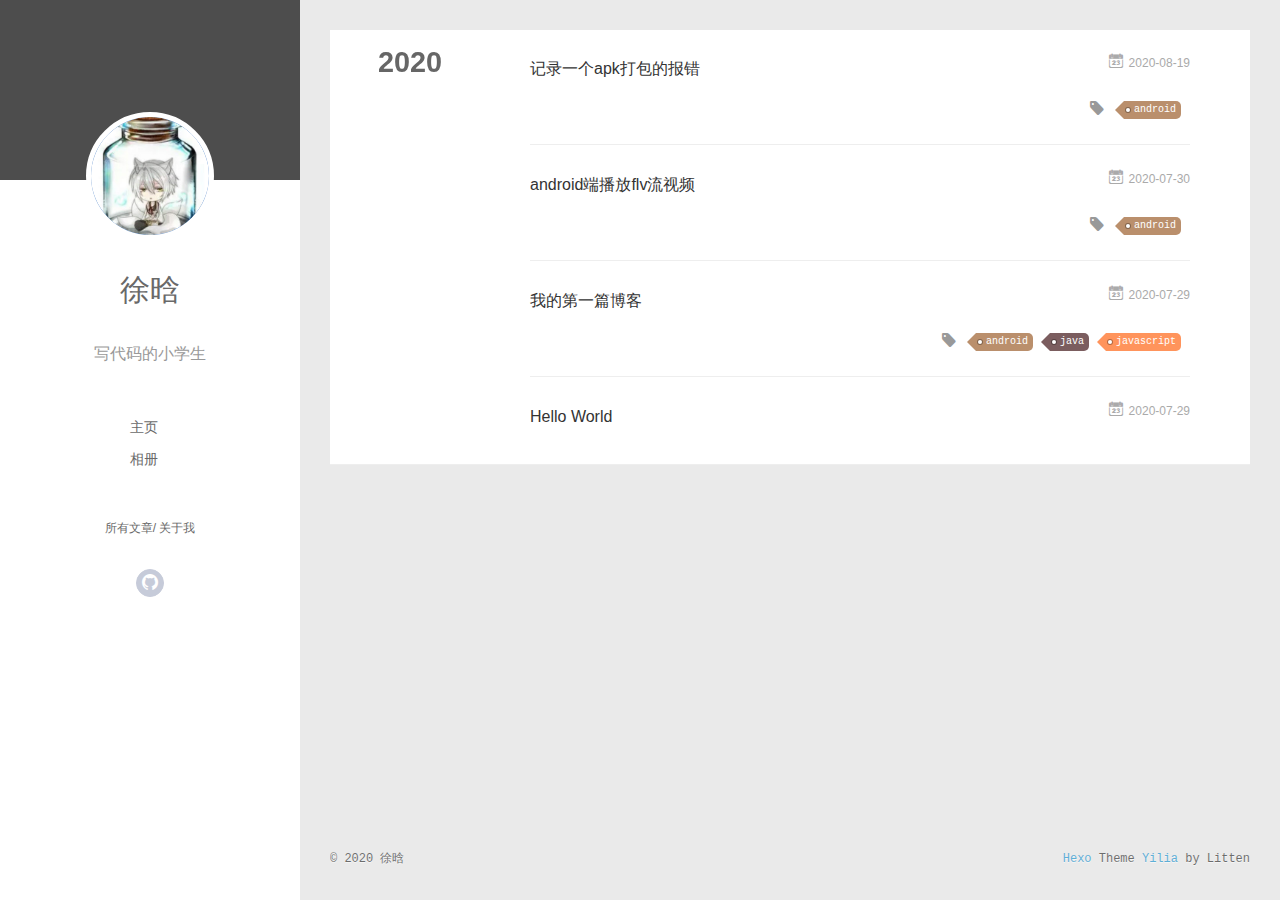
<file: archives/index.html>
<!DOCTYPE html>
<html>
<head>
  <meta charset="utf-8">
  
  <meta name="renderer" content="webkit">
  <meta http-equiv="X-UA-Compatible" content="IE=edge" >
  <link rel="dns-prefetch" href="http://xuhan123.cn">
  <title>Archives | 徐晗的博客</title>
  <meta name="viewport" content="width=device-width, initial-scale=1, maximum-scale=1">
  <meta property="og:type" content="website">
<meta property="og:title" content="徐晗的博客">
<meta property="og:url" content="http://xuhan123.cn/archives/index.html">
<meta property="og:site_name" content="徐晗的博客">
<meta property="og:locale" content="en_US">
<meta property="article:author" content="徐晗">
<meta property="article:tag" content="前端">
<meta property="article:tag" content="js">
<meta property="article:tag" content="jquery">
<meta property="article:tag" content="java">
<meta property="article:tag" content="javascript">
<meta property="article:tag" content="html5">
<meta property="article:tag" content="开发者">
<meta property="article:tag" content="android">
<meta property="article:tag" content="极客">
<meta property="article:tag" content="编程">
<meta property="article:tag" content="代码">
<meta property="article:tag" content="开源">
<meta property="article:tag" content="html">
<meta property="article:tag" content="css">
<meta property="article:tag" content="css3">
<meta property="article:tag" content="用户体验">
<meta property="article:tag" content="闲聊">
<meta name="twitter:card" content="summary">
  
  
    <link rel="icon" href="/assets/img/favicon.ico">
  
  <link rel="stylesheet" type="text/css" href="/./main.43a13c.css">
  <style type="text/css">
  
    #container.show {
      background: linear-gradient(200deg,#a0cfe4,#e8c37e);
    }
  </style>
  

  
<script>
var _hmt = _hmt || [];
(function() {
	var hm = document.createElement("script");
	hm.src = "https://hm.baidu.com/hm.js?a30844fa2bcbce0a9e001fe06cefeddf";
	var s = document.getElementsByTagName("script")[0]; 
	s.parentNode.insertBefore(hm, s);
})();
</script>


  
<meta name="keywords" content="前端,js,jquery,java,javascript,html5,开发者,android,极客,编程,代码,开源,html,css,css3,用户体验,闲聊">

<meta name="generator" content="Hexo 4.2.1"></head>

<body>
  <div id="container" q-class="show:isCtnShow">
    <canvas id="anm-canvas" class="anm-canvas"></canvas>
    <div class="left-col" q-class="show:isShow">
      
<div class="overlay" style="background: #4d4d4d"></div>
<div class="intrude-less">
	<header id="header" class="inner">
		<a href="" class="profilepic">
			<img src="/assets/img/avatar.jpg" class="js-avatar">
		</a>
		<hgroup>
		  <h1 class="header-author"><a href="">徐晗</a></h1>
		</hgroup>
		
		<p class="header-subtitle">写代码的小学生</p>
		

		<nav class="header-menu">
			<ul>
			
				<li><a href="../index.html">主页</a></li>
	        
				<li><a href="../photos">相册</a></li>
	        
			</ul>
		</nav>
		<nav class="header-smart-menu">
    		
    			
    			<a q-on="click: openSlider(e, 'innerArchive')" href="javascript:void(0)">所有文章</a>
    			
            
    			
            
    			
    			<a q-on="click: openSlider(e, 'aboutme')" href="javascript:void(0)">关于我</a>
    			
            
		</nav>
		<nav class="header-nav">
			<div class="social">
				
					<a class="github" target="_blank" href="../https:/github.com/user-xuhan" title="github"><i class="icon-github"></i></a>
		        
			</div>
		</nav>
	</header>		
</div>

    </div>
    <div class="mid-col" q-class="show:isShow,hide:isShow|isFalse">
      
<nav id="mobile-nav">
  	<div class="overlay js-overlay" style="background: #4d4d4d"></div>
	<div class="btnctn js-mobile-btnctn">
  		<div class="slider-trigger list" q-on="click: openSlider(e)"><i class="icon icon-sort"></i></div>
	</div>
	<div class="intrude-less">
		<header id="header" class="inner">
			<div class="profilepic">
				<img src="/assets/img/avatar.jpg" class="js-avatar">
			</div>
			<hgroup>
			  <h1 class="header-author js-header-author">徐晗</h1>
			</hgroup>
			
			<p styoe="align-center" class="header-subtitle">写代码的小学生</p>
			
			
			
				
			
				
			
			
			
			<nav class="header-nav">
				<div class="social">
					
						<a class="github" target="_blank" href="../https:/github.com/user-xuhan" title="github"><i class="icon-github"></i></a>
			        
				</div>
			</nav>

			<nav class="header-menu js-header-menu">
				<ul style="width: 50%">
				
				
					<li style="width: 50%"><a href="../index.html">主页</a></li>
		        
					<li style="width: 50%"><a href="../photos">相册</a></li>
		        
				</ul>
			</nav>
		</header>				
	</div>
	<div class="mobile-mask" style="display:none" q-show="isShow"></div>
</nav>

      <div id="wrapper" class="body-wrap">
        <div class="menu-l">
          <div class="canvas-wrap">
            <canvas data-colors="#eaeaea" data-sectionHeight="100" data-contentId="js-content" id="myCanvas1" class="anm-canvas"></canvas>
          </div>
          <div id="js-content" class="content-ll">
            
  
  
    
    
      
      
      <section class="archives-wrap">
        <div class="archive-year-wrap">
          <a href="2020" class="archive-year">2020</a>
        </div>
        <div class="archives">
    
    <article class="archive-article archive-type-post">
  <div class="archive-article-inner">
    <header class="archive-article-header">
      	<div class="article-meta">
	      	<a href="../2020/08/19/%E8%AE%B0%E5%BD%95%E4%B8%80%E4%B8%AAapk%E6%89%93%E5%8C%85%E7%9A%84%E6%8A%A5%E9%94%99/" class="archive-article-date">
  	<time datetime="2020-08-19T03:58:05.000Z" itemprop="datePublished"><i class="icon-calendar icon"></i>2020-08-19</time>
</a>
        </div>
    	 
  
    <h1 itemprop="name">
      <a class="archive-article-title" href="../2020/08/19/%E8%AE%B0%E5%BD%95%E4%B8%80%E4%B8%AAapk%E6%89%93%E5%8C%85%E7%9A%84%E6%8A%A5%E9%94%99/">记录一个apk打包的报错</a>
    </h1>
  

        <div class="article-info info-on-right">
          
	<div class="article-tag tagcloud">
		<i class="icon-price-tags icon"></i>
		<ul class="article-tag-list">
			 
        		<li class="article-tag-list-item">
        			<a href="javascript:void(0)" class="js-tag article-tag-list-link color3">android</a>
        		</li>
      		
		</ul>
	</div>

          

        </div>
        <div class="clearfix"></div>
    </header>
  </div>
</article>
  
    
    
    <article class="archive-article archive-type-post">
  <div class="archive-article-inner">
    <header class="archive-article-header">
      	<div class="article-meta">
	      	<a href="../2020/07/30/android%E7%AB%AF%E6%92%AD%E6%94%BEflv%E6%B5%81%E8%A7%86%E9%A2%91/" class="archive-article-date">
  	<time datetime="2020-07-30T02:08:22.000Z" itemprop="datePublished"><i class="icon-calendar icon"></i>2020-07-30</time>
</a>
        </div>
    	 
  
    <h1 itemprop="name">
      <a class="archive-article-title" href="../2020/07/30/android%E7%AB%AF%E6%92%AD%E6%94%BEflv%E6%B5%81%E8%A7%86%E9%A2%91/">android端播放flv流视频</a>
    </h1>
  

        <div class="article-info info-on-right">
          
	<div class="article-tag tagcloud">
		<i class="icon-price-tags icon"></i>
		<ul class="article-tag-list">
			 
        		<li class="article-tag-list-item">
        			<a href="javascript:void(0)" class="js-tag article-tag-list-link color3">android</a>
        		</li>
      		
		</ul>
	</div>

          

        </div>
        <div class="clearfix"></div>
    </header>
  </div>
</article>
  
    
    
    <article class="archive-article archive-type-post">
  <div class="archive-article-inner">
    <header class="archive-article-header">
      	<div class="article-meta">
	      	<a href="../2020/07/29/%E6%88%91%E7%9A%84%E7%AC%AC%E4%B8%80%E7%AF%87%E5%8D%9A%E5%AE%A2/" class="archive-article-date">
  	<time datetime="2020-07-29T10:01:53.000Z" itemprop="datePublished"><i class="icon-calendar icon"></i>2020-07-29</time>
</a>
        </div>
    	 
  
    <h1 itemprop="name">
      <a class="archive-article-title" href="../2020/07/29/%E6%88%91%E7%9A%84%E7%AC%AC%E4%B8%80%E7%AF%87%E5%8D%9A%E5%AE%A2/">我的第一篇博客</a>
    </h1>
  

        <div class="article-info info-on-right">
          
	<div class="article-tag tagcloud">
		<i class="icon-price-tags icon"></i>
		<ul class="article-tag-list">
			 
        		<li class="article-tag-list-item">
        			<a href="javascript:void(0)" class="js-tag article-tag-list-link color3">android</a>
        		</li>
      		 
        		<li class="article-tag-list-item">
        			<a href="javascript:void(0)" class="js-tag article-tag-list-link color5">java</a>
        		</li>
      		 
        		<li class="article-tag-list-item">
        			<a href="javascript:void(0)" class="js-tag article-tag-list-link color1">javascript</a>
        		</li>
      		
		</ul>
	</div>

          

        </div>
        <div class="clearfix"></div>
    </header>
  </div>
</article>
  
    
    
    <article class="archive-article archive-type-post">
  <div class="archive-article-inner">
    <header class="archive-article-header">
      	<div class="article-meta">
	      	<a href="../2020/07/29/hello-world/" class="archive-article-date">
  	<time datetime="2020-07-29T09:59:51.430Z" itemprop="datePublished"><i class="icon-calendar icon"></i>2020-07-29</time>
</a>
        </div>
    	 
  
    <h1 itemprop="name">
      <a class="archive-article-title" href="../2020/07/29/hello-world/">Hello World</a>
    </h1>
  

        <div class="article-info info-on-right">
          
          

        </div>
        <div class="clearfix"></div>
    </header>
  </div>
</article>
  
  
    </div></section>
  

    


          </div>
        </div>
      </div>
      <footer id="footer">
  <div class="outer">
    <div id="footer-info">
    	<div class="footer-left">
    		&copy; 2020 徐晗
    	</div>
      	<div class="footer-right">
      		<a href="http://hexo.io/" target="_blank">Hexo</a>  Theme <a href="https://github.com/litten/hexo-theme-yilia" target="_blank">Yilia</a> by Litten
      	</div>
    </div>
  </div>
</footer>
    </div>
    <script>
	var yiliaConfig = {
		mathjax: false,
		isHome: false,
		isPost: false,
		isArchive: true,
		isTag: false,
		isCategory: false,
		open_in_new: true,
		toc_hide_index: true,
		root: "/",
		innerArchive: true,
		showTags: false
	}
</script>

<script>!function(r){function e(t){if(i[t])return i[t].exports;var n=i[t]={exports:{},id:t,loaded:!1};return r[t].call(n.exports,n,n.exports,e),n.loaded=!0,n.exports}var i={};e.m=r,e.c=i,e.p="./",e(0)}([function(t,n,r){r(220),t.exports=r(216)},function(t,n,r){var d=r(6),y=r(58),g=r(40),x=r(41),b=r(59),m="prototype",S=function(t,n,r){var e,i,o,u,c=t&S.F,f=t&S.G,a=t&S.S,s=t&S.P,l=t&S.B,h=f?d:a?d[n]||(d[n]={}):(d[n]||{})[m],v=f?y:y[n]||(y[n]={}),p=v[m]||(v[m]={});for(e in f&&(r=n),r)o=((i=!c&&h&&void 0!==h[e])?h:r)[e],u=l&&i?b(o,d):s&&"function"==typeof o?b(Function.call,o):o,h&&x(h,e,o,t&S.U),v[e]!=o&&g(v,e,u),s&&p[e]!=o&&(p[e]=o)};d.core=y,S.F=1,S.G=2,S.S=4,S.P=8,S.B=16,S.W=32,S.U=64,S.R=128,t.exports=S},function(t,n){var r=t.exports="undefined"!=typeof window&&window.Math==Math?window:"undefined"!=typeof self&&self.Math==Math?self:Function("return this")();"number"==typeof __g&&(__g=r)},function(t,n,r){var e=r(9);t.exports=function(t){if(!e(t))throw TypeError(t+" is not an object!");return t}},function(t,n){var r=t.exports={version:"2.6.0"};"number"==typeof __e&&(__e=r)},function(t,n,r){var e=r(34)("wks"),i=r(24),o=r(2).Symbol,u="function"==typeof o;(t.exports=function(t){return e[t]||(e[t]=u&&o[t]||(u?o:i)("Symbol."+t))}).store=e},function(t,n){var r=t.exports="undefined"!=typeof window&&window.Math==Math?window:"undefined"!=typeof self&&self.Math==Math?self:Function("return this")();"number"==typeof __g&&(__g=r)},function(t,n){var r={}.hasOwnProperty;t.exports=function(t,n){return r.call(t,n)}},function(t,n){t.exports=function(t){try{return!!t()}catch(t){return!0}}},function(t,n){t.exports=function(t){return"object"==typeof t?null!==t:"function"==typeof t}},function(t,n,r){t.exports=!r(18)(function(){return 7!=Object.defineProperty({},"a",{get:function(){return 7}}).a})},function(t,n,r){var e=r(15),i=r(51),o=r(36),u=Object.defineProperty;n.f=r(10)?Object.defineProperty:function(t,n,r){if(e(t),n=o(n,!0),e(r),i)try{return u(t,n,r)}catch(t){}if("get"in r||"set"in r)throw TypeError("Accessors not supported!");return"value"in r&&(t[n]=r.value),t}},function(t,n,r){var e=r(11),i=r(23);t.exports=r(10)?function(t,n,r){return e.f(t,n,i(1,r))}:function(t,n,r){return t[n]=r,t}},function(t,n){t.exports=function(t){return"object"==typeof t?null!==t:"function"==typeof t}},function(t,n,r){var e=r(75),i=r(31);t.exports=function(t){return e(i(t))}},function(t,n,r){var e=r(13);t.exports=function(t){if(!e(t))throw TypeError(t+" is not an object!");return t}},function(t,n,r){var e=r(131)("wks"),i=r(110),o=r(6).Symbol,u="function"==typeof o;(t.exports=function(t){return e[t]||(e[t]=u&&o[t]||(u?o:i)("Symbol."+t))}).store=e},function(t,n,r){var e=r(61),i=Math.min;t.exports=function(t){return 0<t?i(e(t),9007199254740991):0}},function(t,n){t.exports=function(t){try{return!!t()}catch(t){return!0}}},function(t,n,r){t.exports=!r(8)(function(){return 7!=Object.defineProperty({},"a",{get:function(){return 7}}).a})},function(t,n,r){var e=r(3),i=r(185),o=r(68),u=Object.defineProperty;n.f=r(19)?Object.defineProperty:function(t,n,r){if(e(t),n=o(n,!0),e(r),i)try{return u(t,n,r)}catch(t){}if("get"in r||"set"in r)throw TypeError("Accessors not supported!");return"value"in r&&(t[n]=r.value),t}},function(t,n,r){var d=r(2),y=r(4),g=r(50),x=r(12),b=r(7),m="prototype",S=function(t,n,r){var e,i,o,u=t&S.F,c=t&S.G,f=t&S.S,a=t&S.P,s=t&S.B,l=t&S.W,h=c?y:y[n]||(y[n]={}),v=h[m],p=c?d:f?d[n]:(d[n]||{})[m];for(e in c&&(r=n),r)(i=!u&&p&&void 0!==p[e])&&b(h,e)||(o=i?p[e]:r[e],h[e]=c&&"function"!=typeof p[e]?r[e]:s&&i?g(o,d):l&&p[e]==o?function(e){var t=function(t,n,r){if(this instanceof e){switch(arguments.length){case 0:return new e;case 1:return new e(t);case 2:return new e(t,n)}return new e(t,n,r)}return e.apply(this,arguments)};return t[m]=e[m],t}(o):a&&"function"==typeof o?g(Function.call,o):o,a&&((h.virtual||(h.virtual={}))[e]=o,t&S.R&&v&&!v[e]&&x(v,e,o)))};S.F=1,S.G=2,S.S=4,S.P=8,S.B=16,S.W=32,S.U=64,S.R=128,t.exports=S},function(t,n){t.exports=!0},function(t,n){t.exports=function(t,n){return{enumerable:!(1&t),configurable:!(2&t),writable:!(4&t),value:n}}},function(t,n){var r=0,e=Math.random();t.exports=function(t){return"Symbol(".concat(void 0===t?"":t,")_",(++r+e).toString(36))}},function(t,n,r){var e=r(66);t.exports=function(t){return Object(e(t))}},function(t,n){t.exports={}},function(t,n,r){var e=r(54),i=r(32);t.exports=Object.keys||function(t){return e(t,i)}},function(t,n){n.f={}.propertyIsEnumerable},function(t,n,r){var e=r(11).f,i=r(7),o=r(5)("toStringTag");t.exports=function(t,n,r){t&&!i(t=r?t:t.prototype,o)&&e(t,o,{configurable:!0,value:n})}},function(t,n,r){n.f=r(5)},function(t,n){t.exports=function(t){if(null==t)throw TypeError("Can't call method on  "+t);return t}},function(t,n){t.exports="constructor,hasOwnProperty,isPrototypeOf,propertyIsEnumerable,toLocaleString,toString,valueOf".split(",")},function(t,n,r){var e=r(34)("keys"),i=r(24);t.exports=function(t){return e[t]||(e[t]=i(t))}},function(t,n,r){var e=r(4),i=r(2),o="__core-js_shared__",u=i[o]||(i[o]={});(t.exports=function(t,n){return u[t]||(u[t]=void 0!==n?n:{})})("versions",[]).push({version:e.version,mode:r(22)?"pure":"global",copyright:"© 2018 Denis Pushkarev (zloirock.ru)"})},function(t,n){var r=Math.ceil,e=Math.floor;t.exports=function(t){return isNaN(t=+t)?0:(0<t?e:r)(t)}},function(t,n,r){var i=r(13);t.exports=function(t,n){if(!i(t))return t;var r,e;if(n&&"function"==typeof(r=t.toString)&&!i(e=r.call(t)))return e;if("function"==typeof(r=t.valueOf)&&!i(e=r.call(t)))return e;if(!n&&"function"==typeof(r=t.toString)&&!i(e=r.call(t)))return e;throw TypeError("Can't convert object to primitive value")}},function(t,n,r){var e=r(2),i=r(4),o=r(22),u=r(30),c=r(11).f;t.exports=function(t){var n=i.Symbol||(i.Symbol=o?{}:e.Symbol||{});"_"==t.charAt(0)||t in n||c(n,t,{value:u.f(t)})}},function(t,n){t.exports=function(t){if("function"!=typeof t)throw TypeError(t+" is not a function!");return t}},function(t,n){var r={}.toString;t.exports=function(t){return r.call(t).slice(8,-1)}},function(t,n,r){var e=r(20),i=r(106);t.exports=r(19)?function(t,n,r){return e.f(t,n,i(1,r))}:function(t,n,r){return t[n]=r,t}},function(t,n,r){var o=r(6),u=r(40),c=r(46),f=r(110)("src"),e="toString",i=Function[e],a=(""+i).split(e);r(58).inspectSource=function(t){return i.call(t)},(t.exports=function(t,n,r,e){var i="function"==typeof r;i&&(c(r,"name")||u(r,"name",n)),t[n]!==r&&(i&&(c(r,f)||u(r,f,t[n]?""+t[n]:a.join(String(n)))),t===o?t[n]=r:e?t[n]?t[n]=r:u(t,n,r):(delete t[n],u(t,n,r)))})(Function.prototype,e,function(){return"function"==typeof this&&this[f]||i.call(this)})},function(t,n,r){var e=r(1),i=r(8),u=r(66),c=/"/g,o=function(t,n,r,e){var i=String(u(t)),o="<"+n;return""!==r&&(o+=" "+r+'="'+String(e).replace(c,"&quot;")+'"'),o+">"+i+"</"+n+">"};t.exports=function(n,t){var r={};r[n]=t(o),e(e.P+e.F*i(function(){var t=""[n]('"');return t!==t.toLowerCase()||3<t.split('"').length}),"String",r)}},function(t,n,r){var e=r(13),i=r(2).document,o=e(i)&&e(i.createElement);t.exports=function(t){return o?i.createElement(t):{}}},function(t,n,e){var i=e(15),o=e(92),u=e(32),c=e(33)("IE_PROTO"),f=function(){},a="prototype",s=function(){var t,n=e(43)("iframe"),r=u.length;for(n.style.display="none",e(74).appendChild(n),n.src="javascript:",(t=n.contentWindow.document).open(),t.write("<script>document.F=Object<\/script>"),t.close(),s=t.F;r--;)delete s[a][u[r]];return s()};t.exports=Object.create||function(t,n){var r;return null!==t?(f[a]=i(t),r=new f,f[a]=null,r[c]=t):r=s(),void 0===n?r:o(r,n)}},function(t,n){n.f=Object.getOwnPropertySymbols},function(t,n){var r={}.hasOwnProperty;t.exports=function(t,n){return r.call(t,n)}},function(t,n,r){var e=r(118),i=r(106),o=r(49),u=r(68),c=r(46),f=r(185),a=Object.getOwnPropertyDescriptor;n.f=r(19)?a:function(t,n){if(t=o(t),n=u(n,!0),f)try{return a(t,n)}catch(t){}if(c(t,n))return i(!e.f.call(t,n),t[n])}},function(t,n,r){var e=r(46),i=r(25),o=r(160)("IE_PROTO"),u=Object.prototype;t.exports=Object.getPrototypeOf||function(t){return t=i(t),e(t,o)?t[o]:"function"==typeof t.constructor&&t instanceof t.constructor?t.constructor.prototype:t instanceof Object?u:null}},function(t,n,r){var e=r(117),i=r(66);t.exports=function(t){return e(i(t))}},function(t,n,r){var o=r(62);t.exports=function(e,i,t){if(o(e),void 0===i)return e;switch(t){case 1:return function(t){return e.call(i,t)};case 2:return function(t,n){return e.call(i,t,n)};case 3:return function(t,n,r){return e.call(i,t,n,r)}}return function(){return e.apply(i,arguments)}}},function(t,n,r){t.exports=!r(10)&&!r(18)(function(){return 7!=Object.defineProperty(r(43)("div"),"a",{get:function(){return 7}}).a})},function(t,n,r){"use strict";var b=r(22),m=r(21),S=r(55),w=r(12),_=r(26),O=r(90),E=r(29),M=r(77),P=r(5)("iterator"),j=!([].keys&&"next"in[].keys()),F="values",A=function(){return this};t.exports=function(t,n,r,e,i,o,u){O(r,n,e);var c,f,a,s=function(t){if(!j&&t in p)return p[t];switch(t){case"keys":case F:return function(){return new r(this,t)}}return function(){return new r(this,t)}},l=n+" Iterator",h=i==F,v=!1,p=t.prototype,d=p[P]||p["@@iterator"]||i&&p[i],y=d||s(i),g=i?h?s("entries"):y:void 0,x="Array"==n&&p.entries||d;if(x&&((a=M(x.call(new t)))!==Object.prototype&&a.next&&(E(a,l,!0),b||"function"==typeof a[P]||w(a,P,A))),h&&d&&d.name!==F&&(v=!0,y=function(){return d.call(this)}),b&&!u||!j&&!v&&p[P]||w(p,P,y),_[n]=y,_[l]=A,i)if(c={values:h?y:s(F),keys:o?y:s("keys"),entries:g},u)for(f in c)f in p||S(p,f,c[f]);else m(m.P+m.F*(j||v),n,c);return c}},function(t,n,r){var e=r(54),i=r(32).concat("length","prototype");n.f=Object.getOwnPropertyNames||function(t){return e(t,i)}},function(t,n,r){var u=r(7),c=r(14),f=r(87)(!1),a=r(33)("IE_PROTO");t.exports=function(t,n){var r,e=c(t),i=0,o=[];for(r in e)r!=a&&u(e,r)&&o.push(r);for(;n.length>i;)u(e,r=n[i++])&&(~f(o,r)||o.push(r));return o}},function(t,n,r){t.exports=r(12)},function(t,n,r){var e=r(31);t.exports=function(t){return Object(e(t))}},function(t,n){var r={}.toString;t.exports=function(t){return r.call(t).slice(8,-1)}},function(t,n){var r=t.exports={version:"2.6.0"};"number"==typeof __e&&(__e=r)},function(t,n,r){var o=r(38);t.exports=function(e,i,t){if(o(e),void 0===i)return e;switch(t){case 1:return function(t){return e.call(i,t)};case 2:return function(t,n){return e.call(i,t,n)};case 3:return function(t,n,r){return e.call(i,t,n,r)}}return function(){return e.apply(i,arguments)}}},function(t,n,r){"use strict";var e=r(8);t.exports=function(t,n){return!!t&&e(function(){n?t.call(null,function(){},1):t.call(null)})}},function(t,n){var r=Math.ceil,e=Math.floor;t.exports=function(t){return isNaN(t=+t)?0:(0<t?e:r)(t)}},function(t,n){t.exports=function(t){if("function"!=typeof t)throw TypeError(t+" is not a function!");return t}},function(t,n,r){"use strict";var e=r(95)(!0);r(52)(String,"String",function(t){this._t=String(t),this._i=0},function(){var t,n=this._t,r=this._i;return r>=n.length?{value:void 0,done:!0}:(t=e(n,r),this._i+=t.length,{value:t,done:!1})})},function(t,n,r){r(97);for(var e=r(2),i=r(12),o=r(26),u=r(5)("toStringTag"),c="CSSRuleList,CSSStyleDeclaration,CSSValueList,ClientRectList,DOMRectList,DOMStringList,DOMTokenList,DataTransferItemList,FileList,HTMLAllCollection,HTMLCollection,HTMLFormElement,HTMLSelectElement,MediaList,MimeTypeArray,NamedNodeMap,NodeList,PaintRequestList,Plugin,PluginArray,SVGLengthList,SVGNumberList,SVGPathSegList,SVGPointList,SVGStringList,SVGTransformList,SourceBufferList,StyleSheetList,TextTrackCueList,TextTrackList,TouchList".split(","),f=0;f<c.length;f++){var a=c[f],s=e[a],l=s&&s.prototype;l&&!l[u]&&i(l,u,a),o[a]=o.Array}},function(t,n,r){var b=r(59),m=r(117),S=r(25),w=r(17),e=r(144);t.exports=function(l,t){var h=1==l,v=2==l,p=3==l,d=4==l,y=6==l,g=5==l||y,x=t||e;return function(t,n,r){for(var e,i,o=S(t),u=m(o),c=b(n,r,3),f=w(u.length),a=0,s=h?x(t,f):v?x(t,0):void 0;a<f;a++)if((g||a in u)&&(i=c(e=u[a],a,o),l))if(h)s[a]=i;else if(i)switch(l){case 3:return!0;case 5:return e;case 6:return a;case 2:s.push(e)}else if(d)return!1;return y?-1:p||d?d:s}}},function(t,n){t.exports=function(t){if(null==t)throw TypeError("Can't call method on  "+t);return t}},function(t,n,r){var i=r(1),o=r(58),u=r(8);t.exports=function(t,n){var r=(o.Object||{})[t]||Object[t],e={};e[t]=n(r),i(i.S+i.F*u(function(){r(1)}),"Object",e)}},function(t,n,r){var i=r(9);t.exports=function(t,n){if(!i(t))return t;var r,e;if(n&&"function"==typeof(r=t.toString)&&!i(e=r.call(t)))return e;if("function"==typeof(r=t.valueOf)&&!i(e=r.call(t)))return e;if(!n&&"function"==typeof(r=t.toString)&&!i(e=r.call(t)))return e;throw TypeError("Can't convert object to primitive value")}},function(t,n,r){var e=r(28),i=r(23),o=r(14),u=r(36),c=r(7),f=r(51),a=Object.getOwnPropertyDescriptor;n.f=r(10)?a:function(t,n){if(t=o(t),n=u(n,!0),f)try{return a(t,n)}catch(t){}if(c(t,n))return i(!e.f.call(t,n),t[n])}},function(t,n,r){var o=r(207),e=r(1),i=r(131)("metadata"),u=i.store||(i.store=new(r(211))),c=function(t,n,r){var e=u.get(t);if(!e){if(!r)return;u.set(t,e=new o)}var i=e.get(n);if(!i){if(!r)return;e.set(n,i=new o)}return i};t.exports={store:u,map:c,has:function(t,n,r){var e=c(n,r,!1);return void 0!==e&&e.has(t)},get:function(t,n,r){var e=c(n,r,!1);return void 0===e?void 0:e.get(t)},set:function(t,n,r,e){c(r,e,!0).set(t,n)},keys:function(t,n){var r=c(t,n,!1),e=[];return r&&r.forEach(function(t,n){e.push(n)}),e},key:function(t){return void 0===t||"symbol"==typeof t?t:String(t)},exp:function(t){e(e.S,"Reflect",t)}}},function(t,n,r){"use strict";if(r(19)){var g=r(81),x=r(6),b=r(8),m=r(1),S=r(133),e=r(165),h=r(59),w=r(101),i=r(106),_=r(40),o=r(107),u=r(61),O=r(17),E=r(205),c=r(109),f=r(68),a=r(46),M=r(111),P=r(9),v=r(25),p=r(151),j=r(103),F=r(48),A=r(104).f,d=r(167),s=r(110),l=r(16),y=r(65),I=r(120),L=r(119),N=r(168),T=r(112),k=r(125),R=r(108),C=r(143),D=r(177),G=r(20),W=r(47),U=G.f,V=W.f,B=x.RangeError,q=x.TypeError,z=x.Uint8Array,H="ArrayBuffer",K="Shared"+H,J="BYTES_PER_ELEMENT",$="prototype",Y=Array[$],X=e.ArrayBuffer,Q=e.DataView,Z=y(0),tt=y(2),nt=y(3),rt=y(4),et=y(5),it=y(6),ot=I(!0),ut=I(!1),ct=N.values,ft=N.keys,at=N.entries,st=Y.lastIndexOf,lt=Y.reduce,ht=Y.reduceRight,vt=Y.join,pt=Y.sort,dt=Y.slice,yt=Y.toString,gt=Y.toLocaleString,xt=l("iterator"),bt=l("toStringTag"),mt=s("typed_constructor"),St=s("def_constructor"),wt=S.CONSTR,_t=S.TYPED,Ot=S.VIEW,Et="Wrong length!",Mt=y(1,function(t,n){return It(L(t,t[St]),n)}),Pt=b(function(){return 1===new z(new Uint16Array([1]).buffer)[0]}),jt=!!z&&!!z[$].set&&b(function(){new z(1).set({})}),Ft=function(t,n){var r=u(t);if(r<0||r%n)throw B("Wrong offset!");return r},At=function(t){if(P(t)&&_t in t)return t;throw q(t+" is not a typed array!")},It=function(t,n){if(!(P(t)&&mt in t))throw q("It is not a typed array constructor!");return new t(n)},Lt=function(t,n){return Nt(L(t,t[St]),n)},Nt=function(t,n){for(var r=0,e=n.length,i=It(t,e);r<e;)i[r]=n[r++];return i},Tt=function(t,n,r){U(t,n,{get:function(){return this._d[r]}})},kt=function(t){var n,r,e,i,o,u,c=v(t),f=arguments.length,a=1<f?arguments[1]:void 0,s=void 0!==a,l=d(c);if(null!=l&&!p(l)){for(u=l.call(c),e=[],n=0;!(o=u.next()).done;n++)e.push(o.value);c=e}for(s&&2<f&&(a=h(a,arguments[2],2)),n=0,r=O(c.length),i=It(this,r);n<r;n++)i[n]=s?a(c[n],n):c[n];return i},Rt=function(){for(var t=0,n=arguments.length,r=It(this,n);t<n;)r[t]=arguments[t++];return r},Ct=!!z&&b(function(){gt.call(new z(1))}),Dt=function(){return gt.apply(Ct?dt.call(At(this)):At(this),arguments)},Gt={copyWithin:function(t,n){return D.call(At(this),t,n,2<arguments.length?arguments[2]:void 0)},every:function(t){return rt(At(this),t,1<arguments.length?arguments[1]:void 0)},fill:function(t){return C.apply(At(this),arguments)},filter:function(t){return Lt(this,tt(At(this),t,1<arguments.length?arguments[1]:void 0))},find:function(t){return et(At(this),t,1<arguments.length?arguments[1]:void 0)},findIndex:function(t){return it(At(this),t,1<arguments.length?arguments[1]:void 0)},forEach:function(t){Z(At(this),t,1<arguments.length?arguments[1]:void 0)},indexOf:function(t){return ut(At(this),t,1<arguments.length?arguments[1]:void 0)},includes:function(t){return ot(At(this),t,1<arguments.length?arguments[1]:void 0)},join:function(t){return vt.apply(At(this),arguments)},lastIndexOf:function(t){return st.apply(At(this),arguments)},map:function(t){return Mt(At(this),t,1<arguments.length?arguments[1]:void 0)},reduce:function(t){return lt.apply(At(this),arguments)},reduceRight:function(t){return ht.apply(At(this),arguments)},reverse:function(){for(var t,n=this,r=At(n).length,e=Math.floor(r/2),i=0;i<e;)t=n[i],n[i++]=n[--r],n[r]=t;return n},some:function(t){return nt(At(this),t,1<arguments.length?arguments[1]:void 0)},sort:function(t){return pt.call(At(this),t)},subarray:function(t,n){var r=At(this),e=r.length,i=c(t,e);return new(L(r,r[St]))(r.buffer,r.byteOffset+i*r.BYTES_PER_ELEMENT,O((void 0===n?e:c(n,e))-i))}},Wt=function(t,n){return Lt(this,dt.call(At(this),t,n))},Ut=function(t){At(this);var n=Ft(arguments[1],1),r=this.length,e=v(t),i=O(e.length),o=0;if(r<i+n)throw B(Et);for(;o<i;)this[n+o]=e[o++]},Vt={entries:function(){return at.call(At(this))},keys:function(){return ft.call(At(this))},values:function(){return ct.call(At(this))}},Bt=function(t,n){return P(t)&&t[_t]&&"symbol"!=typeof n&&n in t&&String(+n)==String(n)},qt=function(t,n){return Bt(t,n=f(n,!0))?i(2,t[n]):V(t,n)},zt=function(t,n,r){return!(Bt(t,n=f(n,!0))&&P(r)&&a(r,"value"))||a(r,"get")||a(r,"set")||r.configurable||a(r,"writable")&&!r.writable||a(r,"enumerable")&&!r.enumerable?U(t,n,r):(t[n]=r.value,t)};wt||(W.f=qt,G.f=zt),m(m.S+m.F*!wt,"Object",{getOwnPropertyDescriptor:qt,defineProperty:zt}),b(function(){yt.call({})})&&(yt=gt=function(){return vt.call(this)});var Ht=o({},Gt);o(Ht,Vt),_(Ht,xt,Vt.values),o(Ht,{slice:Wt,set:Ut,constructor:function(){},toString:yt,toLocaleString:Dt}),Tt(Ht,"buffer","b"),Tt(Ht,"byteOffset","o"),Tt(Ht,"byteLength","l"),Tt(Ht,"length","e"),U(Ht,bt,{get:function(){return this[_t]}}),t.exports=function(t,l,n,o){var h=t+((o=!!o)?"Clamped":"")+"Array",r="get"+t,u="set"+t,v=x[h],c=v||{},e=v&&F(v),i=!v||!S.ABV,f={},a=v&&v[$],p=function(t,i){U(t,i,{get:function(){return t=i,(n=this._d).v[r](t*l+n.o,Pt);var t,n},set:function(t){return n=i,r=t,e=this._d,o&&(r=(r=Math.round(r))<0?0:255<r?255:255&r),void e.v[u](n*l+e.o,r,Pt);var n,r,e},enumerable:!0})};i?(v=n(function(t,n,r,e){w(t,v,h,"_d");var i,o,u,c,f=0,a=0;if(P(n)){if(!(n instanceof X||(c=M(n))==H||c==K))return _t in n?Nt(v,n):kt.call(v,n);i=n,a=Ft(r,l);var s=n.byteLength;if(void 0===e){if(s%l)throw B(Et);if((o=s-a)<0)throw B(Et)}else if(s<(o=O(e)*l)+a)throw B(Et);u=o/l}else u=E(n),i=new X(o=u*l);for(_(t,"_d",{b:i,o:a,l:o,e:u,v:new Q(i)});f<u;)p(t,f++)}),a=v[$]=j(Ht),_(a,"constructor",v)):b(function(){v(1)})&&b(function(){new v(-1)})&&k(function(t){new v,new v(null),new v(1.5),new v(t)},!0)||(v=n(function(t,n,r,e){var i;return w(t,v,h),P(n)?n instanceof X||(i=M(n))==H||i==K?void 0!==e?new c(n,Ft(r,l),e):void 0!==r?new c(n,Ft(r,l)):new c(n):_t in n?Nt(v,n):kt.call(v,n):new c(E(n))}),Z(e!==Function.prototype?A(c).concat(A(e)):A(c),function(t){t in v||_(v,t,c[t])}),v[$]=a,g||(a.constructor=v));var s=a[xt],d=!!s&&("values"==s.name||null==s.name),y=Vt.values;_(v,mt,!0),_(a,_t,h),_(a,Ot,!0),_(a,St,v),(o?new v(1)[bt]==h:bt in a)||U(a,bt,{get:function(){return h}}),f[h]=v,m(m.G+m.W+m.F*(v!=c),f),m(m.S,h,{BYTES_PER_ELEMENT:l}),m(m.S+m.F*b(function(){c.of.call(v,1)}),h,{from:kt,of:Rt}),J in a||_(a,J,l),m(m.P,h,Gt),R(h),m(m.P+m.F*jt,h,{set:Ut}),m(m.P+m.F*!d,h,Vt),g||a.toString==yt||(a.toString=yt),m(m.P+m.F*b(function(){new v(1).slice()}),h,{slice:Wt}),m(m.P+m.F*(b(function(){return[1,2].toLocaleString()!=new v([1,2]).toLocaleString()})||!b(function(){a.toLocaleString.call([1,2])})),h,{toLocaleString:Dt}),T[h]=d?s:y,g||d||_(a,xt,y)}}else t.exports=function(){}},function(t,n,r){t.exports={default:r(84),__esModule:!0}},function(t,n,r){t.exports={default:r(85),__esModule:!0}},function(t,n,r){var e=r(2).document;t.exports=e&&e.documentElement},function(t,n,r){var e=r(39);t.exports=Object("z").propertyIsEnumerable(0)?Object:function(t){return"String"==e(t)?t.split(""):Object(t)}},function(t,n,r){var e=r(24)("meta"),i=r(13),o=r(7),u=r(11).f,c=0,f=Object.isExtensible||function(){return!0},a=!r(18)(function(){return f(Object.preventExtensions({}))}),s=function(t){u(t,e,{value:{i:"O"+ ++c,w:{}}})},l=t.exports={KEY:e,NEED:!1,fastKey:function(t,n){if(!i(t))return"symbol"==typeof t?t:("string"==typeof t?"S":"P")+t;if(!o(t,e)){if(!f(t))return"F";if(!n)return"E";s(t)}return t[e].i},getWeak:function(t,n){if(!o(t,e)){if(!f(t))return!0;if(!n)return!1;s(t)}return t[e].w},onFreeze:function(t){return a&&l.NEED&&f(t)&&!o(t,e)&&s(t),t}}},function(t,n,r){var e=r(7),i=r(56),o=r(33)("IE_PROTO"),u=Object.prototype;t.exports=Object.getPrototypeOf||function(t){return t=i(t),e(t,o)?t[o]:"function"==typeof t.constructor&&t instanceof t.constructor?t.constructor.prototype:t instanceof Object?u:null}},function(t,n,r){var e=r(35),i=Math.min;t.exports=function(t){return 0<t?i(e(t),9007199254740991):0}},function(t,n){},function(t,n,r){var e=r(16)("unscopables"),i=Array.prototype;null==i[e]&&r(40)(i,e,{}),t.exports=function(t){i[e][t]=!0}},function(t,n){t.exports=!1},function(t,n,r){var e=r(110)("meta"),i=r(9),o=r(46),u=r(20).f,c=0,f=Object.isExtensible||function(){return!0},a=!r(8)(function(){return f(Object.preventExtensions({}))}),s=function(t){u(t,e,{value:{i:"O"+ ++c,w:{}}})},l=t.exports={KEY:e,NEED:!1,fastKey:function(t,n){if(!i(t))return"symbol"==typeof t?t:("string"==typeof t?"S":"P")+t;if(!o(t,e)){if(!f(t))return"F";if(!n)return"E";s(t)}return t[e].i},getWeak:function(t,n){if(!o(t,e)){if(!f(t))return!0;if(!n)return!1;s(t)}return t[e].w},onFreeze:function(t){return a&&l.NEED&&f(t)&&!o(t,e)&&s(t),t}}},function(t,n,r){"use strict";function e(t){return t&&t.__esModule?t:{default:t}}n.__esModule=!0;var i=e(r(73)),o=e(r(72)),u="function"==typeof o.default&&"symbol"==typeof i.default?function(t){return typeof t}:function(t){return t&&"function"==typeof o.default&&t.constructor===o.default&&t!==o.default.prototype?"symbol":typeof t};n.default="function"==typeof o.default&&"symbol"===u(i.default)?function(t){return void 0===t?"undefined":u(t)}:function(t){return t&&"function"==typeof o.default&&t.constructor===o.default&&t!==o.default.prototype?"symbol":void 0===t?"undefined":u(t)}},function(t,n,r){r(98),r(79),r(99),r(100),t.exports=r(4).Symbol},function(t,n,r){r(63),r(64),t.exports=r(30).f("iterator")},function(t,n){t.exports=function(){}},function(t,n,r){var f=r(14),a=r(78),s=r(96);t.exports=function(c){return function(t,n,r){var e,i=f(t),o=a(i.length),u=s(r,o);if(c&&n!=n){for(;u<o;)if((e=i[u++])!=e)return!0}else for(;u<o;u++)if((c||u in i)&&i[u]===n)return c||u||0;return!c&&-1}}},function(t,n,r){var c=r(27),f=r(45),a=r(28);t.exports=function(t){var n=c(t),r=f.f;if(r)for(var e,i=r(t),o=a.f,u=0;i.length>u;)o.call(t,e=i[u++])&&n.push(e);return n}},function(t,n,r){var e=r(39);t.exports=Array.isArray||function(t){return"Array"==e(t)}},function(t,n,r){"use strict";var e=r(44),i=r(23),o=r(29),u={};r(12)(u,r(5)("iterator"),function(){return this}),t.exports=function(t,n,r){t.prototype=e(u,{next:i(1,r)}),o(t,n+" Iterator")}},function(t,n){t.exports=function(t,n){return{value:n,done:!!t}}},function(t,n,r){var u=r(11),c=r(15),f=r(27);t.exports=r(10)?Object.defineProperties:function(t,n){c(t);for(var r,e=f(n),i=e.length,o=0;o<i;)u.f(t,r=e[o++],n[r]);return t}},function(t,n,r){var e=r(14),i=r(53).f,o={}.toString,u="object"==typeof window&&window&&Object.getOwnPropertyNames?Object.getOwnPropertyNames(window):[];t.exports.f=function(t){return u&&"[object Window]"==o.call(t)?function(t){try{return i(t)}catch(t){return u.slice()}}(t):i(e(t))}},,function(t,n,r){var f=r(35),a=r(31);t.exports=function(c){return function(t,n){var r,e,i=String(a(t)),o=f(n),u=i.length;return o<0||u<=o?c?"":void 0:(r=i.charCodeAt(o))<55296||56319<r||o+1===u||(e=i.charCodeAt(o+1))<56320||57343<e?c?i.charAt(o):r:c?i.slice(o,o+2):e-56320+(r-55296<<10)+65536}}},function(t,n,r){var e=r(35),i=Math.max,o=Math.min;t.exports=function(t,n){return(t=e(t))<0?i(t+n,0):o(t,n)}},function(t,n,r){"use strict";var e=r(86),i=r(91),o=r(26),u=r(14);t.exports=r(52)(Array,"Array",function(t,n){this._t=u(t),this._i=0,this._k=n},function(){var t=this._t,n=this._k,r=this._i++;return!t||r>=t.length?(this._t=void 0,i(1)):i(0,"keys"==n?r:"values"==n?t[r]:[r,t[r]])},"values"),o.Arguments=o.Array,e("keys"),e("values"),e("entries")},function(t,n,r){"use strict";var e=r(2),u=r(7),i=r(10),o=r(21),c=r(55),f=r(76).KEY,a=r(18),s=r(34),l=r(29),h=r(24),v=r(5),p=r(30),d=r(37),y=r(88),g=r(89),x=r(15),b=r(13),m=r(14),S=r(36),w=r(23),_=r(44),O=r(93),E=r(69),M=r(11),P=r(27),j=E.f,F=M.f,A=O.f,I=e.Symbol,L=e.JSON,N=L&&L.stringify,T="prototype",k=v("_hidden"),R=v("toPrimitive"),C={}.propertyIsEnumerable,D=s("symbol-registry"),G=s("symbols"),W=s("op-symbols"),U=Object[T],V="function"==typeof I,B=e.QObject,q=!B||!B[T]||!B[T].findChild,z=i&&a(function(){return 7!=_(F({},"a",{get:function(){return F(this,"a",{value:7}).a}})).a})?function(t,n,r){var e=j(U,n);e&&delete U[n],F(t,n,r),e&&t!==U&&F(U,n,e)}:F,H=function(t){var n=G[t]=_(I[T]);return n._k=t,n},K=V&&"symbol"==typeof I.iterator?function(t){return"symbol"==typeof t}:function(t){return t instanceof I},J=function(t,n,r){return t===U&&J(W,n,r),x(t),n=S(n,!0),x(r),u(G,n)?(r.enumerable?(u(t,k)&&t[k][n]&&(t[k][n]=!1),r=_(r,{enumerable:w(0,!1)})):(u(t,k)||F(t,k,w(1,{})),t[k][n]=!0),z(t,n,r)):F(t,n,r)},$=function(t,n){x(t);for(var r,e=y(n=m(n)),i=0,o=e.length;i<o;)J(t,r=e[i++],n[r]);return t},Y=function(t){var n=C.call(this,t=S(t,!0));return!(this===U&&u(G,t)&&!u(W,t))&&(!(n||!u(this,t)||!u(G,t)||u(this,k)&&this[k][t])||n)},X=function(t,n){if(t=m(t),n=S(n,!0),t!==U||!u(G,n)||u(W,n)){var r=j(t,n);return!r||!u(G,n)||u(t,k)&&t[k][n]||(r.enumerable=!0),r}},Q=function(t){for(var n,r=A(m(t)),e=[],i=0;r.length>i;)u(G,n=r[i++])||n==k||n==f||e.push(n);return e},Z=function(t){for(var n,r=t===U,e=A(r?W:m(t)),i=[],o=0;e.length>o;)!u(G,n=e[o++])||r&&!u(U,n)||i.push(G[n]);return i};V||(c((I=function(){if(this instanceof I)throw TypeError("Symbol is not a constructor!");var n=h(0<arguments.length?arguments[0]:void 0),r=function(t){this===U&&r.call(W,t),u(this,k)&&u(this[k],n)&&(this[k][n]=!1),z(this,n,w(1,t))};return i&&q&&z(U,n,{configurable:!0,set:r}),H(n)})[T],"toString",function(){return this._k}),E.f=X,M.f=J,r(53).f=O.f=Q,r(28).f=Y,r(45).f=Z,i&&!r(22)&&c(U,"propertyIsEnumerable",Y,!0),p.f=function(t){return H(v(t))}),o(o.G+o.W+o.F*!V,{Symbol:I});for(var tt="hasInstance,isConcatSpreadable,iterator,match,replace,search,species,split,toPrimitive,toStringTag,unscopables".split(","),nt=0;tt.length>nt;)v(tt[nt++]);for(var rt=P(v.store),et=0;rt.length>et;)d(rt[et++]);o(o.S+o.F*!V,"Symbol",{for:function(t){return u(D,t+="")?D[t]:D[t]=I(t)},keyFor:function(t){if(!K(t))throw TypeError(t+" is not a symbol!");for(var n in D)if(D[n]===t)return n},useSetter:function(){q=!0},useSimple:function(){q=!1}}),o(o.S+o.F*!V,"Object",{create:function(t,n){return void 0===n?_(t):$(_(t),n)},defineProperty:J,defineProperties:$,getOwnPropertyDescriptor:X,getOwnPropertyNames:Q,getOwnPropertySymbols:Z}),L&&o(o.S+o.F*(!V||a(function(){var t=I();return"[null]"!=N([t])||"{}"!=N({a:t})||"{}"!=N(Object(t))})),"JSON",{stringify:function(t){for(var n,r,e=[t],i=1;arguments.length>i;)e.push(arguments[i++]);if(r=n=e[1],(b(n)||void 0!==t)&&!K(t))return g(n)||(n=function(t,n){if("function"==typeof r&&(n=r.call(this,t,n)),!K(n))return n}),e[1]=n,N.apply(L,e)}}),I[T][R]||r(12)(I[T],R,I[T].valueOf),l(I,"Symbol"),l(Math,"Math",!0),l(e.JSON,"JSON",!0)},function(t,n,r){r(37)("asyncIterator")},function(t,n,r){r(37)("observable")},function(t,n){t.exports=function(t,n,r,e){if(!(t instanceof n)||void 0!==e&&e in t)throw TypeError(r+": incorrect invocation!");return t}},function(t,n,r){var h=r(59),v=r(188),p=r(151),d=r(3),y=r(17),g=r(167),x={},b={};(n=t.exports=function(t,n,r,e,i){var o,u,c,f,a=i?function(){return t}:g(t),s=h(r,e,n?2:1),l=0;if("function"!=typeof a)throw TypeError(t+" is not iterable!");if(p(a)){for(o=y(t.length);l<o;l++)if((f=n?s(d(u=t[l])[0],u[1]):s(t[l]))===x||f===b)return f}else for(c=a.call(t);!(u=c.next()).done;)if((f=v(c,s,u.value,n))===x||f===b)return f}).BREAK=x,n.RETURN=b},function(t,n,e){var i=e(3),o=e(194),u=e(147),c=e(160)("IE_PROTO"),f=function(){},a="prototype",s=function(){var t,n=e(146)("iframe"),r=u.length;for(n.style.display="none",e(149).appendChild(n),n.src="javascript:",(t=n.contentWindow.document).open(),t.write("<script>document.F=Object<\/script>"),t.close(),s=t.F;r--;)delete s[a][u[r]];return s()};t.exports=Object.create||function(t,n){var r;return null!==t?(f[a]=i(t),r=new f,f[a]=null,r[c]=t):r=s(),void 0===n?r:o(r,n)}},function(t,n,r){var e=r(196),i=r(147).concat("length","prototype");n.f=Object.getOwnPropertyNames||function(t){return e(t,i)}},function(t,n,r){var e=r(196),i=r(147);t.exports=Object.keys||function(t){return e(t,i)}},function(t,n){t.exports=function(t,n){return{enumerable:!(1&t),configurable:!(2&t),writable:!(4&t),value:n}}},function(t,n,r){var i=r(41);t.exports=function(t,n,r){for(var e in n)i(t,e,n[e],r);return t}},function(t,n,r){"use strict";var e=r(6),i=r(20),o=r(19),u=r(16)("species");t.exports=function(t){var n=e[t];o&&n&&!n[u]&&i.f(n,u,{configurable:!0,get:function(){return this}})}},function(t,n,r){var e=r(61),i=Math.max,o=Math.min;t.exports=function(t,n){return(t=e(t))<0?i(t+n,0):o(t,n)}},function(t,n){var r=0,e=Math.random();t.exports=function(t){return"Symbol(".concat(void 0===t?"":t,")_",(++r+e).toString(36))}},function(t,n,r){var i=r(57),o=r(16)("toStringTag"),u="Arguments"==i(function(){return arguments}());t.exports=function(t){var n,r,e;return void 0===t?"Undefined":null===t?"Null":"string"==typeof(r=function(t,n){try{return t[n]}catch(t){}}(n=Object(t),o))?r:u?i(n):"Object"==(e=i(n))&&"function"==typeof n.callee?"Arguments":e}},function(t,n){t.exports={}},function(t,n,r){var e=r(20).f,i=r(46),o=r(16)("toStringTag");t.exports=function(t,n,r){t&&!i(t=r?t:t.prototype,o)&&e(t,o,{configurable:!0,value:n})}},function(t,n,r){var u=r(1),e=r(66),c=r(8),f=r(163),i="["+f+"]",o=RegExp("^"+i+i+"*"),a=RegExp(i+i+"*$"),s=function(t,n,r){var e={},i=c(function(){return!!f[t]()||"​"!="​"[t]()}),o=e[t]=i?n(l):f[t];r&&(e[r]=o),u(u.P+u.F*i,"String",e)},l=s.trim=function(t,n){return t=String(e(t)),1&n&&(t=t.replace(o,"")),2&n&&(t=t.replace(a,"")),t};t.exports=s},function(t,n,r){var e=r(9);t.exports=function(t,n){if(!e(t)||t._t!==n)throw TypeError("Incompatible receiver, "+n+" required!");return t}},function(t,n,r){"use strict";var e=r(3);t.exports=function(){var t=e(this),n="";return t.global&&(n+="g"),t.ignoreCase&&(n+="i"),t.multiline&&(n+="m"),t.unicode&&(n+="u"),t.sticky&&(n+="y"),n}},function(t,n,r){var e=r(57);t.exports=Object("z").propertyIsEnumerable(0)?Object:function(t){return"String"==e(t)?t.split(""):Object(t)}},function(t,n){n.f={}.propertyIsEnumerable},function(t,n,r){var i=r(3),o=r(38),u=r(16)("species");t.exports=function(t,n){var r,e=i(t).constructor;return void 0===e||null==(r=i(e)[u])?n:o(r)}},function(t,n,r){var f=r(49),a=r(17),s=r(109);t.exports=function(c){return function(t,n,r){var e,i=f(t),o=a(i.length),u=s(r,o);if(c&&n!=n){for(;u<o;)if((e=i[u++])!=e)return!0}else for(;u<o;u++)if((c||u in i)&&i[u]===n)return c||u||0;return!c&&-1}}},function(t,n,r){"use strict";var g=r(6),x=r(1),b=r(41),m=r(107),S=r(82),w=r(102),_=r(101),O=r(9),E=r(8),M=r(125),P=r(113),j=r(150);t.exports=function(e,t,n,r,i,o){var u=g[e],c=u,f=i?"set":"add",a=c&&c.prototype,s={},l=function(t){var r=a[t];b(a,t,"delete"==t?function(t){return!(o&&!O(t))&&r.call(this,0===t?0:t)}:"has"==t?function(t){return!(o&&!O(t))&&r.call(this,0===t?0:t)}:"get"==t?function(t){return o&&!O(t)?void 0:r.call(this,0===t?0:t)}:"add"==t?function(t){return r.call(this,0===t?0:t),this}:function(t,n){return r.call(this,0===t?0:t,n),this})};if("function"==typeof c&&(o||a.forEach&&!E(function(){(new c).entries().next()}))){var h=new c,v=h[f](o?{}:-0,1)!=h,p=E(function(){h.has(1)}),d=M(function(t){new c(t)}),y=!o&&E(function(){for(var t=new c,n=5;n--;)t[f](n,n);return!t.has(-0)});d||(((c=t(function(t,n){_(t,c,e);var r=j(new u,t,c);return null!=n&&w(n,i,r[f],r),r})).prototype=a).constructor=c),(p||y)&&(l("delete"),l("has"),i&&l("get")),(y||v)&&l(f),o&&a.clear&&delete a.clear}else c=r.getConstructor(t,e,i,f),m(c.prototype,n),S.NEED=!0;return P(c,e),s[e]=c,x(x.G+x.W+x.F*(c!=u),s),o||r.setStrong(c,e,i),c}},function(t,n,r){"use strict";r(208);var s=r(41),l=r(40),h=r(8),v=r(66),p=r(16),d=r(158),y=p("species"),g=!h(function(){var t=/./;return t.exec=function(){var t=[];return t.groups={a:"7"},t},"7"!=="".replace(t,"$<a>")}),x=function(){var t=/(?:)/,n=t.exec;t.exec=function(){return n.apply(this,arguments)};var r="ab".split(t);return 2===r.length&&"a"===r[0]&&"b"===r[1]}();t.exports=function(r,t,n){var e=p(r),o=!h(function(){var t={};return t[e]=function(){return 7},7!=""[r](t)}),i=o?!h(function(){var t=!1,n=/a/;return n.exec=function(){return t=!0,null},"split"===r&&(n.constructor={},n.constructor[y]=function(){return n}),n[e](""),!t}):void 0;if(!o||!i||"replace"===r&&!g||"split"===r&&!x){var u=/./[e],c=n(v,e,""[r],function(t,n,r,e,i){return n.exec===d?o&&!i?{done:!0,value:u.call(n,r,e)}:{done:!0,value:t.call(r,n,e)}:{done:!1}}),f=c[0],a=c[1];s(String.prototype,r,f),l(RegExp.prototype,e,2==t?function(t,n){return a.call(t,this,n)}:function(t){return a.call(t,this)})}}},function(t,n,r){var e=r(57);t.exports=Array.isArray||function(t){return"Array"==e(t)}},function(t,n,r){var e=r(9),i=r(57),o=r(16)("match");t.exports=function(t){var n;return e(t)&&(void 0!==(n=t[o])?!!n:"RegExp"==i(t))}},function(t,n,r){var o=r(16)("iterator"),u=!1;try{var e=[7][o]();e.return=function(){u=!0},Array.from(e,function(){throw 2})}catch(t){}t.exports=function(t,n){if(!n&&!u)return!1;var r=!1;try{var e=[7],i=e[o]();i.next=function(){return{done:r=!0}},e[o]=function(){return i},t(e)}catch(t){}return r}},function(t,n,r){"use strict";t.exports=r(81)||!r(8)(function(){var t=Math.random();__defineSetter__.call(null,t,function(){}),delete r(6)[t]})},function(t,n){n.f=Object.getOwnPropertySymbols},function(t,n,r){"use strict";var i=r(111),o=RegExp.prototype.exec;t.exports=function(t,n){var r=t.exec;if("function"==typeof r){var e=r.call(t,n);if("object"!=typeof e)throw new TypeError("RegExp exec method returned something other than an Object or null");return e}if("RegExp"!==i(t))throw new TypeError("RegExp#exec called on incompatible receiver");return o.call(t,n)}},function(t,n,r){"use strict";var e=r(1),u=r(38),c=r(59),f=r(102);t.exports=function(t){e(e.S,t,{from:function(t){var n,r,e,i,o=arguments[1];return u(this),(n=void 0!==o)&&u(o),null==t?new this:(r=[],n?(e=0,i=c(o,arguments[2],2),f(t,!1,function(t){r.push(i(t,e++))})):f(t,!1,r.push,r),new this(r))}})}},function(t,n,r){"use strict";var e=r(1);t.exports=function(t){e(e.S,t,{of:function(){for(var t=arguments.length,n=new Array(t);t--;)n[t]=arguments[t];return new this(n)}})}},function(t,n,r){var e=r(58),i=r(6),o="__core-js_shared__",u=i[o]||(i[o]={});(t.exports=function(t,n){return u[t]||(u[t]=void 0!==n?n:{})})("versions",[]).push({version:e.version,mode:r(81)?"pure":"global",copyright:"© 2018 Denis Pushkarev (zloirock.ru)"})},function(t,n,r){var f=r(61),a=r(66);t.exports=function(c){return function(t,n){var r,e,i=String(a(t)),o=f(n),u=i.length;return o<0||u<=o?c?"":void 0:(r=i.charCodeAt(o))<55296||56319<r||o+1===u||(e=i.charCodeAt(o+1))<56320||57343<e?c?i.charAt(o):r:c?i.slice(o,o+2):e-56320+(r-55296<<10)+65536}}},function(t,n,r){for(var e,i=r(6),o=r(40),u=r(110),c=u("typed_array"),f=u("view"),a=!(!i.ArrayBuffer||!i.DataView),s=a,l=0,h="Int8Array,Uint8Array,Uint8ClampedArray,Int16Array,Uint16Array,Int32Array,Uint32Array,Float32Array,Float64Array".split(",");l<9;)(e=i[h[l++]])?(o(e.prototype,c,!0),o(e.prototype,f,!0)):s=!1;t.exports={ABV:a,CONSTR:s,TYPED:c,VIEW:f}},function(t,n,r){var e=r(6).navigator;t.exports=e&&e.userAgent||""},function(t,n){"use strict";var r,e={versions:(r=window.navigator.userAgent,{trident:-1<r.indexOf("Trident"),presto:-1<r.indexOf("Presto"),webKit:-1<r.indexOf("AppleWebKit"),gecko:-1<r.indexOf("Gecko")&&-1==r.indexOf("KHTML"),mobile:!!r.match(/AppleWebKit.*Mobile.*/),ios:!!r.match(/\(i[^;]+;( U;)? CPU.+Mac OS X/),android:-1<r.indexOf("Android")||-1<r.indexOf("Linux"),iPhone:-1<r.indexOf("iPhone")||-1<r.indexOf("Mac"),iPad:-1<r.indexOf("iPad"),webApp:-1==r.indexOf("Safari"),weixin:-1==r.indexOf("MicroMessenger")})};t.exports=e},function(t,n,r){"use strict";var e,i=r(83),l=(e=i)&&e.__esModule?e:{default:e},h=function(){function n(t,n,r){return n||r?String.fromCharCode(n||r):o[t]||t}function r(t){return s[t]}var e=/&quot;|&lt;|&gt;|&amp;|&nbsp;|&apos;|&#(\d+);|&#(\d+)/g,i=/['<> "&]/g,o={"&quot;":'"',"&lt;":"<","&gt;":">","&amp;":"&","&nbsp;":" "},u=/\u00a0/g,c=/<br\s*\/?>/gi,f=/\r?\n/g,a=/\s/g,s={};for(var t in o)s[o[t]]=t;return o["&apos;"]="'",s["'"]="&#39;",{encode:function(t){return t?(""+t).replace(i,r).replace(f,"<br/>").replace(a,"&nbsp;"):""},decode:function(t){return t?(""+t).replace(c,"\n").replace(e,n).replace(u," "):""},encodeBase16:function(t){if(!t)return t;for(var n=[],r=0,e=(t+="").length;r<e;r++)n.push(t.charCodeAt(r).toString(16).toUpperCase());return n.join("")},encodeBase16forJSON:function(t){if(!t)return t;for(var n=[],r=0,e=(t=t.replace(/[\u4E00-\u9FBF]/gi,function(t){return escape(t).replace("%u","\\u")})).length;r<e;r++)n.push(t.charCodeAt(r).toString(16).toUpperCase());return n.join("")},decodeBase16:function(t){if(!t)return t;for(var n=[],r=0,e=(t+="").length;r<e;r+=2)n.push(String.fromCharCode("0x"+t.slice(r,r+2)));return n.join("")},encodeObject:function(t){if(t instanceof Array)for(var n=0,r=t.length;n<r;n++)t[n]=h.encodeObject(t[n]);else if("object"==(void 0===t?"undefined":(0,l.default)(t)))for(var e in t)t[e]=h.encodeObject(t[e]);else if("string"==typeof t)return h.encode(t);return t},loadScript:function(t){var n=document.createElement("script");document.getElementsByTagName("body")[0].appendChild(n),n.setAttribute("src",t)},addLoadEvent:function(t){var n=window.onload;"function"!=typeof window.onload?window.onload=t:window.onload=function(){n(),t()}}}}();t.exports=h},,,,,,function(t,n,r){"use strict";var e=r(132)(!0);t.exports=function(t,n,r){return n+(r?e(t,n).length:1)}},function(t,n,r){"use strict";var c=r(25),f=r(109),a=r(17);t.exports=function(t){for(var n=c(this),r=a(n.length),e=arguments.length,i=f(1<e?arguments[1]:void 0,r),o=2<e?arguments[2]:void 0,u=void 0===o?r:f(o,r);i<u;)n[i++]=t;return n}},function(t,n,r){var e=r(275);t.exports=function(t,n){return new(e(t))(n)}},function(t,n,r){"use strict";var e=r(20),i=r(106);t.exports=function(t,n,r){n in t?e.f(t,n,i(0,r)):t[n]=r}},function(t,n,r){var e=r(9),i=r(6).document,o=e(i)&&e(i.createElement);t.exports=function(t){return o?i.createElement(t):{}}},function(t,n){t.exports="constructor,hasOwnProperty,isPrototypeOf,propertyIsEnumerable,toLocaleString,toString,valueOf".split(",")},function(t,n,r){var e=r(16)("match");t.exports=function(n){var r=/./;try{"/./"[n](r)}catch(t){try{return r[e]=!1,!"/./"[n](r)}catch(n){}}return!0}},function(t,n,r){var e=r(6).document;t.exports=e&&e.documentElement},function(t,n,r){var o=r(9),u=r(159).set;t.exports=function(t,n,r){var e,i=n.constructor;return i!==r&&"function"==typeof i&&(e=i.prototype)!==r.prototype&&o(e)&&u&&u(t,e),t}},function(t,n,r){var e=r(112),i=r(16)("iterator"),o=Array.prototype;t.exports=function(t){return void 0!==t&&(e.Array===t||o[i]===t)}},function(t,n,r){"use strict";var e=r(103),i=r(106),o=r(113),u={};r(40)(u,r(16)("iterator"),function(){return this}),t.exports=function(t,n,r){t.prototype=e(u,{next:i(1,r)}),o(t,n+" Iterator")}},function(t,n,r){"use strict";var b=r(81),m=r(1),S=r(41),w=r(40),_=r(112),O=r(152),E=r(113),M=r(48),P=r(16)("iterator"),j=!([].keys&&"next"in[].keys()),F="values",A=function(){return this};t.exports=function(t,n,r,e,i,o,u){O(r,n,e);var c,f,a,s=function(t){if(!j&&t in p)return p[t];switch(t){case"keys":case F:return function(){return new r(this,t)}}return function(){return new r(this,t)}},l=n+" Iterator",h=i==F,v=!1,p=t.prototype,d=p[P]||p["@@iterator"]||i&&p[i],y=d||s(i),g=i?h?s("entries"):y:void 0,x="Array"==n&&p.entries||d;if(x&&((a=M(x.call(new t)))!==Object.prototype&&a.next&&(E(a,l,!0),b||"function"==typeof a[P]||w(a,P,A))),h&&d&&d.name!==F&&(v=!0,y=function(){return d.call(this)}),b&&!u||!j&&!v&&p[P]||w(p,P,y),_[n]=y,_[l]=A,i)if(c={values:h?y:s(F),keys:o?y:s("keys"),entries:g},u)for(f in c)f in p||S(p,f,c[f]);else m(m.P+m.F*(j||v),n,c);return c}},function(t,n){var r=Math.expm1;t.exports=!r||22025.465794806718<r(10)||r(10)<22025.465794806718||-2e-17!=r(-2e-17)?function(t){return 0==(t=+t)?t:-1e-6<t&&t<1e-6?t+t*t/2:Math.exp(t)-1}:r},function(t,n){t.exports=Math.sign||function(t){return 0==(t=+t)||t!=t?t:t<0?-1:1}},function(t,n,r){var c=r(6),f=r(164).set,a=c.MutationObserver||c.WebKitMutationObserver,s=c.process,l=c.Promise,h="process"==r(57)(s);t.exports=function(){var r,e,i,t=function(){var t,n;for(h&&(t=s.domain)&&t.exit();r;){n=r.fn,r=r.next;try{n()}catch(t){throw r?i():e=void 0,t}}e=void 0,t&&t.enter()};if(h)i=function(){s.nextTick(t)};else if(!a||c.navigator&&c.navigator.standalone)if(l&&l.resolve){var n=l.resolve(void 0);i=function(){n.then(t)}}else i=function(){f.call(c,t)};else{var o=!0,u=document.createTextNode("");new a(t).observe(u,{characterData:!0}),i=function(){u.data=o=!o}}return function(t){var n={fn:t,next:void 0};e&&(e.next=n),r||(r=n,i()),e=n}}},function(t,n,r){"use strict";function e(t){var r,e;this.promise=new t(function(t,n){if(void 0!==r||void 0!==e)throw TypeError("Bad Promise constructor");r=t,e=n}),this.resolve=i(r),this.reject=i(e)}var i=r(38);t.exports.f=function(t){return new e(t)}},function(t,n,r){"use strict";var e,i,u=r(116),c=RegExp.prototype.exec,f=String.prototype.replace,o=c,a="lastIndex",s=(e=/a/,i=/b*/g,c.call(e,"a"),c.call(i,"a"),0!==e[a]||0!==i[a]),l=void 0!==/()??/.exec("")[1];(s||l)&&(o=function(t){var n,r,e,i,o=this;return l&&(r=new RegExp("^"+o.source+"$(?!\\s)",u.call(o))),s&&(n=o[a]),e=c.call(o,t),s&&e&&(o[a]=o.global?e.index+e[0].length:n),l&&e&&1<e.length&&f.call(e[0],r,function(){for(i=1;i<arguments.length-2;i++)void 0===arguments[i]&&(e[i]=void 0)}),e}),t.exports=o},function(t,n,i){var r=i(9),e=i(3),o=function(t,n){if(e(t),!r(n)&&null!==n)throw TypeError(n+": can't set as prototype!")};t.exports={set:Object.setPrototypeOf||("__proto__"in{}?function(t,r,e){try{(e=i(59)(Function.call,i(47).f(Object.prototype,"__proto__").set,2))(t,[]),r=!(t instanceof Array)}catch(t){r=!0}return function(t,n){return o(t,n),r?t.__proto__=n:e(t,n),t}}({},!1):void 0),check:o}},function(t,n,r){var e=r(131)("keys"),i=r(110);t.exports=function(t){return e[t]||(e[t]=i(t))}},function(t,n,r){var e=r(124),i=r(66);t.exports=function(t,n,r){if(e(n))throw TypeError("String#"+r+" doesn't accept regex!");return String(i(t))}},function(t,n,r){"use strict";var i=r(61),o=r(66);t.exports=function(t){var n=String(o(this)),r="",e=i(t);if(e<0||e==1/0)throw RangeError("Count can't be negative");for(;0<e;(e>>>=1)&&(n+=n))1&e&&(r+=n);return r}},function(t,n){t.exports="\t\n\v\f\r   ᠎             　\u2028\u2029\ufeff"},function(t,n,r){var e,i,o,u=r(59),c=r(186),f=r(149),a=r(146),s=r(6),l=s.process,h=s.setImmediate,v=s.clearImmediate,p=s.MessageChannel,d=s.Dispatch,y=0,g={},x="onreadystatechange",b=function(){var t=+this;if(g.hasOwnProperty(t)){var n=g[t];delete g[t],n()}},m=function(t){b.call(t.data)};h&&v||(h=function(t){for(var n=[],r=1;arguments.length>r;)n.push(arguments[r++]);return g[++y]=function(){c("function"==typeof t?t:Function(t),n)},e(y),y},v=function(t){delete g[t]},"process"==r(57)(l)?e=function(t){l.nextTick(u(b,t,1))}:d&&d.now?e=function(t){d.now(u(b,t,1))}:p?(o=(i=new p).port2,i.port1.onmessage=m,e=u(o.postMessage,o,1)):s.addEventListener&&"function"==typeof postMessage&&!s.importScripts?(e=function(t){s.postMessage(t+"","*")},s.addEventListener("message",m,!1)):e=x in a("script")?function(t){f.appendChild(a("script"))[x]=function(){f.removeChild(this),b.call(t)}}:function(t){setTimeout(u(b,t,1),0)}),t.exports={set:h,clear:v}},function(t,n,r){"use strict";function e(t,n,r){var e,i,o,u=new Array(r),c=8*r-n-1,f=(1<<c)-1,a=f>>1,s=23===n?W(2,-24)-W(2,-77):0,l=0,h=t<0||0===t&&1/t<0?1:0;for((t=G(t))!=t||t===C?(i=t!=t?1:0,e=f):(e=U(V(t)/B),t*(o=W(2,-e))<1&&(e--,o*=2),2<=(t+=1<=e+a?s/o:s*W(2,1-a))*o&&(e++,o/=2),f<=e+a?(i=0,e=f):1<=e+a?(i=(t*o-1)*W(2,n),e+=a):(i=t*W(2,a-1)*W(2,n),e=0));8<=n;u[l++]=255&i,i/=256,n-=8);for(e=e<<n|i,c+=n;0<c;u[l++]=255&e,e/=256,c-=8);return u[--l]|=128*h,u}function i(t,n,r){var e,i=8*r-n-1,o=(1<<i)-1,u=o>>1,c=i-7,f=r-1,a=t[f--],s=127&a;for(a>>=7;0<c;s=256*s+t[f],f--,c-=8);for(e=s&(1<<-c)-1,s>>=-c,c+=n;0<c;e=256*e+t[f],f--,c-=8);if(0===s)s=1-u;else{if(s===o)return e?NaN:a?-C:C;e+=W(2,n),s-=u}return(a?-1:1)*e*W(2,s-n)}function o(t){return t[3]<<24|t[2]<<16|t[1]<<8|t[0]}function u(t){return[255&t]}function c(t){return[255&t,t>>8&255]}function f(t){return[255&t,t>>8&255,t>>16&255,t>>24&255]}function a(t){return e(t,52,8)}function s(t){return e(t,23,4)}function l(t,n,r){M(t[I],n,{get:function(){return this[r]}})}function h(t,n,r,e){var i=O(+r);if(i+n>t[K])throw R(L);var o=t[H]._b,u=i+t[J],c=o.slice(u,u+n);return e?c:c.reverse()}function v(t,n,r,e,i,o){var u=O(+r);if(u+n>t[K])throw R(L);for(var c=t[H]._b,f=u+t[J],a=e(+i),s=0;s<n;s++)c[f+s]=a[o?s:n-s-1]}var p=r(6),d=r(19),y=r(81),g=r(133),x=r(40),b=r(107),m=r(8),S=r(101),w=r(61),_=r(17),O=r(205),E=r(104).f,M=r(20).f,P=r(143),j=r(113),F="ArrayBuffer",A="DataView",I="prototype",L="Wrong index!",N=p[F],T=p[A],k=p.Math,R=p.RangeError,C=p.Infinity,D=N,G=k.abs,W=k.pow,U=k.floor,V=k.log,B=k.LN2,q="byteLength",z="byteOffset",H=d?"_b":"buffer",K=d?"_l":q,J=d?"_o":z;if(g.ABV){if(!m(function(){N(1)})||!m(function(){new N(-1)})||m(function(){return new N,new N(1.5),new N(NaN),N.name!=F})){for(var $,Y=(N=function(t){return S(this,N),new D(O(t))})[I]=D[I],X=E(D),Q=0;X.length>Q;)($=X[Q++])in N||x(N,$,D[$]);y||(Y.constructor=N)}var Z=new T(new N(2)),tt=T[I].setInt8;Z.setInt8(0,2147483648),Z.setInt8(1,2147483649),!Z.getInt8(0)&&Z.getInt8(1)||b(T[I],{setInt8:function(t,n){tt.call(this,t,n<<24>>24)},setUint8:function(t,n){tt.call(this,t,n<<24>>24)}},!0)}else N=function(t){S(this,N,F);var n=O(t);this._b=P.call(new Array(n),0),this[K]=n},T=function(t,n,r){S(this,T,A),S(t,N,A);var e=t[K],i=w(n);if(i<0||e<i)throw R("Wrong offset!");if(e<i+(r=void 0===r?e-i:_(r)))throw R("Wrong length!");this[H]=t,this[J]=i,this[K]=r},d&&(l(N,q,"_l"),l(T,"buffer","_b"),l(T,q,"_l"),l(T,z,"_o")),b(T[I],{getInt8:function(t){return h(this,1,t)[0]<<24>>24},getUint8:function(t){return h(this,1,t)[0]},getInt16:function(t){var n=h(this,2,t,arguments[1]);return(n[1]<<8|n[0])<<16>>16},getUint16:function(t){var n=h(this,2,t,arguments[1]);return n[1]<<8|n[0]},getInt32:function(t){return o(h(this,4,t,arguments[1]))},getUint32:function(t){return o(h(this,4,t,arguments[1]))>>>0},getFloat32:function(t){return i(h(this,4,t,arguments[1]),23,4)},getFloat64:function(t){return i(h(this,8,t,arguments[1]),52,8)},setInt8:function(t,n){v(this,1,t,u,n)},setUint8:function(t,n){v(this,1,t,u,n)},setInt16:function(t,n){v(this,2,t,c,n,arguments[2])},setUint16:function(t,n){v(this,2,t,c,n,arguments[2])},setInt32:function(t,n){v(this,4,t,f,n,arguments[2])},setUint32:function(t,n){v(this,4,t,f,n,arguments[2])},setFloat32:function(t,n){v(this,4,t,s,n,arguments[2])},setFloat64:function(t,n){v(this,8,t,a,n,arguments[2])}});j(N,F),j(T,A),x(T[I],g.VIEW,!0),n[F]=N,n[A]=T},function(t,n,r){var e=r(6),i=r(58),o=r(81),u=r(206),c=r(20).f;t.exports=function(t){var n=i.Symbol||(i.Symbol=o?{}:e.Symbol||{});"_"==t.charAt(0)||t in n||c(n,t,{value:u.f(t)})}},function(t,n,r){var e=r(111),i=r(16)("iterator"),o=r(112);t.exports=r(58).getIteratorMethod=function(t){if(null!=t)return t[i]||t["@@iterator"]||o[e(t)]}},function(t,n,r){"use strict";var e=r(80),i=r(189),o=r(112),u=r(49);t.exports=r(153)(Array,"Array",function(t,n){this._t=u(t),this._i=0,this._k=n},function(){var t=this._t,n=this._k,r=this._i++;return!t||r>=t.length?(this._t=void 0,i(1)):i(0,"keys"==n?r:"values"==n?t[r]:[r,t[r]])},"values"),o.Arguments=o.Array,e("keys"),e("values"),e("entries")},function(t,n){t.exports=function(t,n){t.classList?t.classList.add(n):t.className+=" "+n}},function(t,n){t.exports=function(t,n){if(t.classList)t.classList.remove(n);else{var r=new RegExp("(^|\\b)"+n.split(" ").join("|")+"(\\b|$)","gi");t.className=t.className.replace(r," ")}}},,,,,,function(t,n,r){var e=r(57);t.exports=function(t,n){if("number"!=typeof t&&"Number"!=e(t))throw TypeError(n);return+t}},function(t,n,r){"use strict";var a=r(25),s=r(109),l=r(17);t.exports=[].copyWithin||function(t,n){var r=a(this),e=l(r.length),i=s(t,e),o=s(n,e),u=2<arguments.length?arguments[2]:void 0,c=Math.min((void 0===u?e:s(u,e))-o,e-i),f=1;for(o<i&&i<o+c&&(f=-1,o+=c-1,i+=c-1);0<c--;)o in r?r[i]=r[o]:delete r[i],i+=f,o+=f;return r}},function(t,n,r){var e=r(102);t.exports=function(t,n){var r=[];return e(t,!1,r.push,r,n),r}},function(t,n,r){var s=r(38),l=r(25),h=r(117),v=r(17);t.exports=function(t,n,r,e,i){s(n);var o=l(t),u=h(o),c=v(o.length),f=i?c-1:0,a=i?-1:1;if(r<2)for(;;){if(f in u){e=u[f],f+=a;break}if(f+=a,i?f<0:c<=f)throw TypeError("Reduce of empty array with no initial value")}for(;i?0<=f:f<c;f+=a)f in u&&(e=n(e,u[f],f,o));return e}},function(t,n,r){"use strict";var o=r(38),u=r(9),c=r(186),f=[].slice,a={};t.exports=Function.bind||function(n){var r=o(this),e=f.call(arguments,1),i=function(){var t=e.concat(f.call(arguments));return this instanceof i?function(t,n,r){if(!(n in a)){for(var e=[],i=0;i<n;i++)e[i]="a["+i+"]";a[n]=Function("F,a","return new F("+e.join(",")+")")}return a[n](t,r)}(r,t.length,t):c(r,t,n)};return u(r.prototype)&&(i.prototype=r.prototype),i}},function(t,n,r){"use strict";var u=r(20).f,c=r(103),f=r(107),a=r(59),s=r(101),l=r(102),e=r(153),i=r(189),o=r(108),h=r(19),v=r(82).fastKey,p=r(115),d=h?"_s":"size",y=function(t,n){var r,e=v(n);if("F"!==e)return t._i[e];for(r=t._f;r;r=r.n)if(r.k==n)return r};t.exports={getConstructor:function(t,o,r,e){var i=t(function(t,n){s(t,i,o,"_i"),t._t=o,t._i=c(null),t._f=void 0,t._l=void 0,t[d]=0,null!=n&&l(n,r,t[e],t)});return f(i.prototype,{clear:function(){for(var t=p(this,o),n=t._i,r=t._f;r;r=r.n)r.r=!0,r.p&&(r.p=r.p.n=void 0),delete n[r.i];t._f=t._l=void 0,t[d]=0},delete:function(t){var n=p(this,o),r=y(n,t);if(r){var e=r.n,i=r.p;delete n._i[r.i],r.r=!0,i&&(i.n=e),e&&(e.p=i),n._f==r&&(n._f=e),n._l==r&&(n._l=i),n[d]--}return!!r},forEach:function(t){p(this,o);for(var n,r=a(t,1<arguments.length?arguments[1]:void 0,3);n=n?n.n:this._f;)for(r(n.v,n.k,this);n&&n.r;)n=n.p},has:function(t){return!!y(p(this,o),t)}}),h&&u(i.prototype,"size",{get:function(){return p(this,o)[d]}}),i},def:function(t,n,r){var e,i,o=y(t,n);return o?o.v=r:(t._l=o={i:i=v(n,!0),k:n,v:r,p:e=t._l,n:void 0,r:!1},t._f||(t._f=o),e&&(e.n=o),t[d]++,"F"!==i&&(t._i[i]=o)),t},getEntry:y,setStrong:function(t,r,n){e(t,r,function(t,n){this._t=p(t,r),this._k=n,this._l=void 0},function(){for(var t=this,n=t._k,r=t._l;r&&r.r;)r=r.p;return t._t&&(t._l=r=r?r.n:t._t._f)?i(0,"keys"==n?r.k:"values"==n?r.v:[r.k,r.v]):(t._t=void 0,i(1))},n?"entries":"values",!n,!0),o(r)}}},function(t,n,r){var e=r(111),i=r(178);t.exports=function(t){return function(){if(e(this)!=t)throw TypeError(t+"#toJSON isn't generic");return i(this)}}},function(t,n,r){"use strict";var u=r(107),c=r(82).getWeak,i=r(3),f=r(9),a=r(101),s=r(102),e=r(65),l=r(46),h=r(115),o=e(5),v=e(6),p=0,d=function(t){return t._l||(t._l=new y)},y=function(){this.a=[]},g=function(t,n){return o(t.a,function(t){return t[0]===n})};y.prototype={get:function(t){var n=g(this,t);if(n)return n[1]},has:function(t){return!!g(this,t)},set:function(t,n){var r=g(this,t);r?r[1]=n:this.a.push([t,n])},delete:function(n){var t=v(this.a,function(t){return t[0]===n});return~t&&this.a.splice(t,1),!!~t}},t.exports={getConstructor:function(t,r,e,i){var o=t(function(t,n){a(t,o,r,"_i"),t._t=r,t._i=p++,t._l=void 0,null!=n&&s(n,e,t[i],t)});return u(o.prototype,{delete:function(t){if(!f(t))return!1;var n=c(t);return!0===n?d(h(this,r)).delete(t):n&&l(n,this._i)&&delete n[this._i]},has:function(t){if(!f(t))return!1;var n=c(t);return!0===n?d(h(this,r)).has(t):n&&l(n,this._i)}}),o},def:function(t,n,r){var e=c(i(n),!0);return!0===e?d(t).set(n,r):e[t._i]=r,t},ufstore:d}},function(t,n,r){"use strict";var p=r(123),d=r(9),y=r(17),g=r(59),x=r(16)("isConcatSpreadable");t.exports=function t(n,r,e,i,o,u,c,f){for(var a,s,l=o,h=0,v=!!c&&g(c,f,3);h<i;){if(h in e){if(a=v?v(e[h],h,r):e[h],s=!1,d(a)&&(s=void 0!==(s=a[x])?!!s:p(a)),s&&0<u)l=t(n,r,a,y(a.length),l,u-1)-1;else{if(9007199254740991<=l)throw TypeError();n[l]=a}l++}h++}return l}},function(t,n,r){t.exports=!r(19)&&!r(8)(function(){return 7!=Object.defineProperty(r(146)("div"),"a",{get:function(){return 7}}).a})},function(t,n){t.exports=function(t,n,r){var e=void 0===r;switch(n.length){case 0:return e?t():t.call(r);case 1:return e?t(n[0]):t.call(r,n[0]);case 2:return e?t(n[0],n[1]):t.call(r,n[0],n[1]);case 3:return e?t(n[0],n[1],n[2]):t.call(r,n[0],n[1],n[2]);case 4:return e?t(n[0],n[1],n[2],n[3]):t.call(r,n[0],n[1],n[2],n[3])}return t.apply(r,n)}},function(t,n,r){var e=r(9),i=Math.floor;t.exports=function(t){return!e(t)&&isFinite(t)&&i(t)===t}},function(t,n,r){var o=r(3);t.exports=function(t,n,r,e){try{return e?n(o(r)[0],r[1]):n(r)}catch(n){var i=t.return;throw void 0!==i&&o(i.call(t)),n}}},function(t,n){t.exports=function(t,n){return{value:n,done:!!t}}},function(t,n,r){var o=r(155),e=Math.pow,u=e(2,-52),c=e(2,-23),f=e(2,127)*(2-c),a=e(2,-126);t.exports=Math.fround||function(t){var n,r,e=Math.abs(t),i=o(t);return e<a?i*(e/a/c+1/u-1/u)*a*c:f<(r=(n=(1+c/u)*e)-(n-e))||r!=r?i*(1/0):i*r}},function(t,n){t.exports=Math.log1p||function(t){return-1e-8<(t=+t)&&t<1e-8?t-t*t/2:Math.log(1+t)}},function(t,n){t.exports=Math.scale||function(t,n,r,e,i){return 0===arguments.length||t!=t||n!=n||r!=r||e!=e||i!=i?NaN:t===1/0||t===-1/0?t:(t-n)*(i-e)/(r-n)+e}},function(t,n,r){"use strict";var h=r(105),v=r(127),p=r(118),d=r(25),y=r(117),i=Object.assign;t.exports=!i||r(8)(function(){var t={},n={},r=Symbol(),e="abcdefghijklmnopqrst";return t[r]=7,e.split("").forEach(function(t){n[t]=t}),7!=i({},t)[r]||Object.keys(i({},n)).join("")!=e})?function(t,n){for(var r=d(t),e=arguments.length,i=1,o=v.f,u=p.f;i<e;)for(var c,f=y(arguments[i++]),a=o?h(f).concat(o(f)):h(f),s=a.length,l=0;l<s;)u.call(f,c=a[l++])&&(r[c]=f[c]);return r}:i},function(t,n,r){var u=r(20),c=r(3),f=r(105);t.exports=r(19)?Object.defineProperties:function(t,n){c(t);for(var r,e=f(n),i=e.length,o=0;o<i;)u.f(t,r=e[o++],n[r]);return t}},function(t,n,r){var e=r(49),i=r(104).f,o={}.toString,u="object"==typeof window&&window&&Object.getOwnPropertyNames?Object.getOwnPropertyNames(window):[];t.exports.f=function(t){return u&&"[object Window]"==o.call(t)?function(t){try{return i(t)}catch(t){return u.slice()}}(t):i(e(t))}},function(t,n,r){var u=r(46),c=r(49),f=r(120)(!1),a=r(160)("IE_PROTO");t.exports=function(t,n){var r,e=c(t),i=0,o=[];for(r in e)r!=a&&u(e,r)&&o.push(r);for(;n.length>i;)u(e,r=n[i++])&&(~f(o,r)||o.push(r));return o}},function(t,n,r){var f=r(105),a=r(49),s=r(118).f;t.exports=function(c){return function(t){for(var n,r=a(t),e=f(r),i=e.length,o=0,u=[];o<i;)s.call(r,n=e[o++])&&u.push(c?[n,r[n]]:r[n]);return u}}},function(t,n,r){var e=r(104),i=r(127),o=r(3),u=r(6).Reflect;t.exports=u&&u.ownKeys||function(t){var n=e.f(o(t)),r=i.f;return r?n.concat(r(t)):n}},function(t,n,r){var e=r(6).parseFloat,i=r(114).trim;t.exports=1/e(r(163)+"-0")!=-1/0?function(t){var n=i(String(t),3),r=e(n);return 0===r&&"-"==n.charAt(0)?-0:r}:e},function(t,n,r){var e=r(6).parseInt,i=r(114).trim,o=r(163),u=/^[-+]?0[xX]/;t.exports=8!==e(o+"08")||22!==e(o+"0x16")?function(t,n){var r=i(String(t),3);return e(r,n>>>0||(u.test(r)?16:10))}:e},function(t,n){t.exports=function(t){try{return{e:!1,v:t()}}catch(t){return{e:!0,v:t}}}},function(t,n,r){var e=r(3),i=r(9),o=r(157);t.exports=function(t,n){if(e(t),i(n)&&n.constructor===t)return n;var r=o.f(t);return(0,r.resolve)(n),r.promise}},function(t,n){t.exports=Object.is||function(t,n){return t===n?0!==t||1/t==1/n:t!=t&&n!=n}},function(t,n,r){var s=r(17),l=r(162),h=r(66);t.exports=function(t,n,r,e){var i=String(h(t)),o=i.length,u=void 0===r?" ":String(r),c=s(n);if(c<=o||""==u)return i;var f=c-o,a=l.call(u,Math.ceil(f/u.length));return a.length>f&&(a=a.slice(0,f)),e?a+i:i+a}},function(t,n,r){var e=r(61),i=r(17);t.exports=function(t){if(void 0===t)return 0;var n=e(t),r=i(n);if(n!==r)throw RangeError("Wrong length!");return r}},function(t,n,r){n.f=r(16)},function(t,n,r){"use strict";var e=r(181),i=r(115);t.exports=r(121)("Map",function(t){return function(){return t(this,0<arguments.length?arguments[0]:void 0)}},{get:function(t){var n=e.getEntry(i(this,"Map"),t);return n&&n.v},set:function(t,n){return e.def(i(this,"Map"),0===t?0:t,n)}},e,!0)},function(t,n,r){"use strict";var e=r(158);r(1)({target:"RegExp",proto:!0,forced:e!==/./.exec},{exec:e})},function(t,n,r){r(19)&&"g"!=/./g.flags&&r(20).f(RegExp.prototype,"flags",{configurable:!0,get:r(116)})},function(t,n,r){"use strict";var e=r(181),i=r(115);t.exports=r(121)("Set",function(t){return function(){return t(this,0<arguments.length?arguments[0]:void 0)}},{add:function(t){return e.def(i(this,"Set"),t=0===t?0:t,t)}},e)},function(t,n,r){"use strict";var o,e=r(65)(0),u=r(41),i=r(82),c=r(193),f=r(183),a=r(9),s=r(8),l=r(115),h="WeakMap",v=i.getWeak,p=Object.isExtensible,d=f.ufstore,y={},g=function(t){return function(){return t(this,0<arguments.length?arguments[0]:void 0)}},x={get:function(t){if(a(t)){var n=v(t);return!0===n?d(l(this,h)).get(t):n?n[this._i]:void 0}},set:function(t,n){return f.def(l(this,h),t,n)}},b=t.exports=r(121)(h,g,x,f,!0,!0);s(function(){return 7!=(new b).set((Object.freeze||Object)(y),7).get(y)})&&(c((o=f.getConstructor(g,h)).prototype,x),i.NEED=!0,e(["delete","has","get","set"],function(e){var t=b.prototype,i=t[e];u(t,e,function(t,n){if(!a(t)||p(t))return i.call(this,t,n);this._f||(this._f=new o);var r=this._f[e](t,n);return"set"==e?this:r})}))},,,,function(t,n){"use strict";t.exports={init:function(){var t=document.querySelector("#page-nav");t&&!document.querySelector("#page-nav .extend.prev")&&(t.innerHTML='<a class="extend prev disabled" rel="prev">&laquo; Prev</a>'+t.innerHTML),t&&!document.querySelector("#page-nav .extend.next")&&(t.innerHTML=t.innerHTML+'<a class="extend next disabled" rel="next">Next &raquo;</a>'),yiliaConfig&&yiliaConfig.open_in_new&&document.querySelectorAll(".article-entry a:not(.article-more-a)").forEach(function(t){var n=t.getAttribute("target");n&&""!==n||t.setAttribute("target","_blank")}),yiliaConfig&&yiliaConfig.toc_hide_index&&document.querySelectorAll(".toc-number").forEach(function(t){t.style.display="none"});var n=document.querySelector("#js-aboutme");n&&0!==n.length&&(n.innerHTML=n.innerText)}}},function(t,n,r){"use strict";function e(t){return t&&t.__esModule?t:{default:t}}function i(t,n,r,e,i){var o=function(t){for(var n=t.offsetLeft,r=t.offsetParent;null!==r;)n+=r.offsetLeft,r=r.offsetParent;return n}(t),u=function(t){for(var n=t.offsetTop,r=t.offsetParent;null!==r;)n+=r.offsetTop,r=r.offsetParent;return n}(t)-n;if(u-r<=i){var c=t.$newDom;c||(c=t.cloneNode(!0),(0,a.default)(t,c),(t.$newDom=c).style.position="fixed",c.style.top=(r||u)+"px",c.style.left=o+"px",c.style.zIndex=e||2,c.style.width="100%",c.style.color="#fff"),c.style.visibility="visible",t.style.visibility="hidden"}else{t.style.visibility="visible";var f=t.$newDom;f&&(f.style.visibility="hidden")}}function o(){var t=document.querySelector(".js-overlay"),n=document.querySelector(".js-header-menu");i(t,document.body.scrollTop,-63,2,0),i(n,document.body.scrollTop,1,3,0)}var f=e(r(169)),a=e((e(r(170)),r(473))),u=e(r(135)),c=e(r(215)),s=r(136);u.default.versions.mobile&&window.screen.width<800&&(function(){for(var t=document.querySelectorAll(".js-header-menu li a"),n=window.location.pathname,r=0,e=t.length;r<e;r++){var i=t[r];o=n,u=i.getAttribute("href"),c=/\/|index.html/g,o.replace(c,"")===u.replace(c,"")&&(0,f.default)(i,"active")}var o,u,c}(),document.querySelector("#container").addEventListener("scroll",function(t){o()}),window.addEventListener("scroll",function(t){o()}),o()),(0,s.addLoadEvent)(function(){c.default.init()}),t.exports={}},,,,function(t,n,r){(function(t){"use strict";function n(t,n,r){t[n]||Object.defineProperty(t,n,{writable:!0,configurable:!0,value:r})}if(r(472),r(221),r(236),t._babelPolyfill)throw new Error("only one instance of babel-polyfill is allowed");t._babelPolyfill=!0;n(String.prototype,"padLeft","".padStart),n(String.prototype,"padRight","".padEnd),"pop,reverse,shift,keys,values,entries,indexOf,every,some,forEach,map,filter,find,findIndex,includes,join,slice,concat,push,splice,unshift,sort,lastIndexOf,reduce,reduceRight,copyWithin,fill".split(",").forEach(function(t){[][t]&&n(Array,t,Function.call.bind([][t]))})}).call(n,function(){return this}())},function(L,t){(function(t){!function(t){"use strict";function o(t,n,r,e){var o,u,c,f,i=n&&n.prototype instanceof h?n:h,a=Object.create(i.prototype),s=new p(e||[]);return a._invoke=(o=t,u=r,c=s,f=_,function(t,n){if(f===E)throw new Error("Generator is already running");if(f===M){if("throw"===t)throw n;return d()}for(c.method=t,c.arg=n;;){var r=c.delegate;if(r){var e=v(r,c);if(e){if(e===P)continue;return e}}if("next"===c.method)c.sent=c._sent=c.arg;else if("throw"===c.method){if(f===_)throw f=M,c.arg;c.dispatchException(c.arg)}else"return"===c.method&&c.abrupt("return",c.arg);f=E;var i=l(o,u,c);if("normal"===i.type){if(f=c.done?M:O,i.arg===P)continue;return{value:i.arg,done:c.done}}"throw"===i.type&&(f=M,c.method="throw",c.arg=i.arg)}}),a}function l(t,n,r){try{return{type:"normal",arg:t.call(n,r)}}catch(t){return{type:"throw",arg:t}}}function h(){}function r(){}function n(){}function e(t){["next","throw","return"].forEach(function(n){t[n]=function(t){return this._invoke(n,t)}})}function u(c){function f(t,n,r,e){var i=l(c[t],c,n);if("throw"!==i.type){var o=i.arg,u=o.value;return u&&"object"==typeof u&&y.call(u,"__await")?Promise.resolve(u.__await).then(function(t){f("next",t,r,e)},function(t){f("throw",t,r,e)}):Promise.resolve(u).then(function(t){o.value=t,r(o)},e)}e(i.arg)}var n;"object"==typeof t.process&&t.process.domain&&(f=t.process.domain.bind(f)),this._invoke=function(r,e){function t(){return new Promise(function(t,n){f(r,e,t,n)})}return n=n?n.then(t,t):t()}}function v(t,n){var r=t.iterator[n.method];if(r===a){if(n.delegate=null,"throw"===n.method){if(t.iterator.return&&(n.method="return",n.arg=a,v(t,n),"throw"===n.method))return P;n.method="throw",n.arg=new TypeError("The iterator does not provide a 'throw' method")}return P}var e=l(r,t.iterator,n.arg);if("throw"===e.type)return n.method="throw",n.arg=e.arg,n.delegate=null,P;var i=e.arg;return i?i.done?(n[t.resultName]=i.value,n.next=t.nextLoc,"return"!==n.method&&(n.method="next",n.arg=a),n.delegate=null,P):i:(n.method="throw",n.arg=new TypeError("iterator result is not an object"),n.delegate=null,P)}function i(t){var n={tryLoc:t[0]};1 in t&&(n.catchLoc=t[1]),2 in t&&(n.finallyLoc=t[2],n.afterLoc=t[3]),this.tryEntries.push(n)}function c(t){var n=t.completion||{};n.type="normal",delete n.arg,t.completion=n}function p(t){this.tryEntries=[{tryLoc:"root"}],t.forEach(i,this),this.reset(!0)}function f(n){if(n){var t=n[x];if(t)return t.call(n);if("function"==typeof n.next)return n;if(!isNaN(n.length)){var r=-1,e=function t(){for(;++r<n.length;)if(y.call(n,r))return t.value=n[r],t.done=!1,t;return t.value=a,t.done=!0,t};return e.next=e}}return{next:d}}function d(){return{value:a,done:!0}}var a,s=Object.prototype,y=s.hasOwnProperty,g="function"==typeof Symbol?Symbol:{},x=g.iterator||"@@iterator",b=g.asyncIterator||"@@asyncIterator",m=g.toStringTag||"@@toStringTag",S="object"==typeof L,w=t.regeneratorRuntime;if(w)S&&(L.exports=w);else{(w=t.regeneratorRuntime=S?L.exports:{}).wrap=o;var _="suspendedStart",O="suspendedYield",E="executing",M="completed",P={},j={};j[x]=function(){return this};var F=Object.getPrototypeOf,A=F&&F(F(f([])));A&&A!==s&&y.call(A,x)&&(j=A);var I=n.prototype=h.prototype=Object.create(j);r.prototype=I.constructor=n,n.constructor=r,n[m]=r.displayName="GeneratorFunction",w.isGeneratorFunction=function(t){var n="function"==typeof t&&t.constructor;return!!n&&(n===r||"GeneratorFunction"===(n.displayName||n.name))},w.mark=function(t){return Object.setPrototypeOf?Object.setPrototypeOf(t,n):(t.__proto__=n,m in t||(t[m]="GeneratorFunction")),t.prototype=Object.create(I),t},w.awrap=function(t){return{__await:t}},e(u.prototype),u.prototype[b]=function(){return this},w.AsyncIterator=u,w.async=function(t,n,r,e){var i=new u(o(t,n,r,e));return w.isGeneratorFunction(n)?i:i.next().then(function(t){return t.done?t.value:i.next()})},e(I),I[m]="Generator",I[x]=function(){return this},I.toString=function(){return"[object Generator]"},w.keys=function(r){var e=[];for(var t in r)e.push(t);return e.reverse(),function t(){for(;e.length;){var n=e.pop();if(n in r)return t.value=n,t.done=!1,t}return t.done=!0,t}},w.values=f,p.prototype={constructor:p,reset:function(t){if(this.prev=0,this.next=0,this.sent=this._sent=a,this.done=!1,this.delegate=null,this.method="next",this.arg=a,this.tryEntries.forEach(c),!t)for(var n in this)"t"===n.charAt(0)&&y.call(this,n)&&!isNaN(+n.slice(1))&&(this[n]=a)},stop:function(){this.done=!0;var t=this.tryEntries[0].completion;if("throw"===t.type)throw t.arg;return this.rval},dispatchException:function(r){function t(t,n){return o.type="throw",o.arg=r,e.next=t,n&&(e.method="next",e.arg=a),!!n}if(this.done)throw r;for(var e=this,n=this.tryEntries.length-1;0<=n;--n){var i=this.tryEntries[n],o=i.completion;if("root"===i.tryLoc)return t("end");if(i.tryLoc<=this.prev){var u=y.call(i,"catchLoc"),c=y.call(i,"finallyLoc");if(u&&c){if(this.prev<i.catchLoc)return t(i.catchLoc,!0);if(this.prev<i.finallyLoc)return t(i.finallyLoc)}else if(u){if(this.prev<i.catchLoc)return t(i.catchLoc,!0)}else{if(!c)throw new Error("try statement without catch or finally");if(this.prev<i.finallyLoc)return t(i.finallyLoc)}}}},abrupt:function(t,n){for(var r=this.tryEntries.length-1;0<=r;--r){var e=this.tryEntries[r];if(e.tryLoc<=this.prev&&y.call(e,"finallyLoc")&&this.prev<e.finallyLoc){var i=e;break}}i&&("break"===t||"continue"===t)&&i.tryLoc<=n&&n<=i.finallyLoc&&(i=null);var o=i?i.completion:{};return o.type=t,o.arg=n,i?(this.method="next",this.next=i.finallyLoc,P):this.complete(o)},complete:function(t,n){if("throw"===t.type)throw t.arg;return"break"===t.type||"continue"===t.type?this.next=t.arg:"return"===t.type?(this.rval=this.arg=t.arg,this.method="return",this.next="end"):"normal"===t.type&&n&&(this.next=n),P},finish:function(t){for(var n=this.tryEntries.length-1;0<=n;--n){var r=this.tryEntries[n];if(r.finallyLoc===t)return this.complete(r.completion,r.afterLoc),c(r),P}},catch:function(t){for(var n=this.tryEntries.length-1;0<=n;--n){var r=this.tryEntries[n];if(r.tryLoc===t){var e=r.completion;if("throw"===e.type){var i=e.arg;c(r)}return i}}throw new Error("illegal catch attempt")},delegateYield:function(t,n,r){return this.delegate={iterator:f(t),resultName:n,nextLoc:r},"next"===this.method&&(this.arg=a),P}}}}("object"==typeof t?t:"object"==typeof window?window:"object"==typeof self?self:this)}).call(t,function(){return this}())},,,,,,,,,,,,,,,function(t,n,r){r(280),t.exports=r(58).RegExp.escape},,,,,,,,,,,,,,,,,,,,,,,,,,,,,,,,,,,,,,,function(t,n,r){var e=r(9),i=r(123),o=r(16)("species");t.exports=function(t){var n;return i(t)&&("function"!=typeof(n=t.constructor)||n!==Array&&!i(n.prototype)||(n=void 0),e(n)&&(null===(n=n[o])&&(n=void 0))),void 0===n?Array:n}},function(t,n,r){"use strict";var e=r(8),i=Date.prototype.getTime,o=Date.prototype.toISOString,u=function(t){return 9<t?t:"0"+t};t.exports=e(function(){return"0385-07-25T07:06:39.999Z"!=o.call(new Date(-5e13-1))})||!e(function(){o.call(new Date(NaN))})?function(){if(!isFinite(i.call(this)))throw RangeError("Invalid time value");var t=this,n=t.getUTCFullYear(),r=t.getUTCMilliseconds(),e=n<0?"-":9999<n?"+":"";return e+("00000"+Math.abs(n)).slice(e?-6:-4)+"-"+u(t.getUTCMonth()+1)+"-"+u(t.getUTCDate())+"T"+u(t.getUTCHours())+":"+u(t.getUTCMinutes())+":"+u(t.getUTCSeconds())+"."+(99<r?r:"0"+u(r))+"Z"}:o},function(t,n,r){"use strict";var e=r(3),i=r(68);t.exports=function(t){if("string"!==t&&"number"!==t&&"default"!==t)throw TypeError("Incorrect hint");return i(e(this),"number"!=t)}},function(t,n,r){var c=r(105),f=r(127),a=r(118);t.exports=function(t){var n=c(t),r=f.f;if(r)for(var e,i=r(t),o=a.f,u=0;i.length>u;)o.call(t,e=i[u++])&&n.push(e);return n}},function(t,n){t.exports=function(n,r){var e=r===Object(r)?function(t){return r[t]}:r;return function(t){return String(t).replace(n,e)}}},function(t,n,r){var e=r(1),i=r(279)(/[\\^$*+?.()|[\]{}]/g,"\\$&");e(e.S,"RegExp",{escape:function(t){return i(t)}})},function(t,n,r){var e=r(1);e(e.P,"Array",{copyWithin:r(177)}),r(80)("copyWithin")},function(t,n,r){"use strict";var e=r(1),i=r(65)(4);e(e.P+e.F*!r(60)([].every,!0),"Array",{every:function(t){return i(this,t,arguments[1])}})},function(t,n,r){var e=r(1);e(e.P,"Array",{fill:r(143)}),r(80)("fill")},function(t,n,r){"use strict";var e=r(1),i=r(65)(2);e(e.P+e.F*!r(60)([].filter,!0),"Array",{filter:function(t){return i(this,t,arguments[1])}})},function(t,n,r){"use strict";var e=r(1),i=r(65)(6),o="findIndex",u=!0;o in[]&&Array(1)[o](function(){u=!1}),e(e.P+e.F*u,"Array",{findIndex:function(t){return i(this,t,1<arguments.length?arguments[1]:void 0)}}),r(80)(o)},function(t,n,r){"use strict";var e=r(1),i=r(65)(5),o="find",u=!0;o in[]&&Array(1)[o](function(){u=!1}),e(e.P+e.F*u,"Array",{find:function(t){return i(this,t,1<arguments.length?arguments[1]:void 0)}}),r(80)(o)},function(t,n,r){"use strict";var e=r(1),i=r(65)(0),o=r(60)([].forEach,!0);e(e.P+e.F*!o,"Array",{forEach:function(t){return i(this,t,arguments[1])}})},function(t,n,r){"use strict";var h=r(59),e=r(1),v=r(25),p=r(188),d=r(151),y=r(17),g=r(145),x=r(167);e(e.S+e.F*!r(125)(function(t){Array.from(t)}),"Array",{from:function(t){var n,r,e,i,o=v(t),u="function"==typeof this?this:Array,c=arguments.length,f=1<c?arguments[1]:void 0,a=void 0!==f,s=0,l=x(o);if(a&&(f=h(f,2<c?arguments[2]:void 0,2)),null==l||u==Array&&d(l))for(r=new u(n=y(o.length));s<n;s++)g(r,s,a?f(o[s],s):o[s]);else for(i=l.call(o),r=new u;!(e=i.next()).done;s++)g(r,s,a?p(i,f,[e.value,s],!0):e.value);return r.length=s,r}})},function(t,n,r){"use strict";var e=r(1),i=r(120)(!1),o=[].indexOf,u=!!o&&1/[1].indexOf(1,-0)<0;e(e.P+e.F*(u||!r(60)(o)),"Array",{indexOf:function(t){return u?o.apply(this,arguments)||0:i(this,t,arguments[1])}})},function(t,n,r){var e=r(1);e(e.S,"Array",{isArray:r(123)})},function(t,n,r){"use strict";var e=r(1),i=r(49),o=[].join;e(e.P+e.F*(r(117)!=Object||!r(60)(o)),"Array",{join:function(t){return o.call(i(this),void 0===t?",":t)}})},function(t,n,r){"use strict";var e=r(1),i=r(49),o=r(61),u=r(17),c=[].lastIndexOf,f=!!c&&1/[1].lastIndexOf(1,-0)<0;e(e.P+e.F*(f||!r(60)(c)),"Array",{lastIndexOf:function(t){if(f)return c.apply(this,arguments)||0;var n=i(this),r=u(n.length),e=r-1;for(1<arguments.length&&(e=Math.min(e,o(arguments[1]))),e<0&&(e=r+e);0<=e;e--)if(e in n&&n[e]===t)return e||0;return-1}})},function(t,n,r){"use strict";var e=r(1),i=r(65)(1);e(e.P+e.F*!r(60)([].map,!0),"Array",{map:function(t){return i(this,t,arguments[1])}})},function(t,n,r){"use strict";var e=r(1),i=r(145);e(e.S+e.F*r(8)(function(){function t(){}return!(Array.of.call(t)instanceof t)}),"Array",{of:function(){for(var t=0,n=arguments.length,r=new("function"==typeof this?this:Array)(n);t<n;)i(r,t,arguments[t++]);return r.length=n,r}})},function(t,n,r){"use strict";var e=r(1),i=r(179);e(e.P+e.F*!r(60)([].reduceRight,!0),"Array",{reduceRight:function(t){return i(this,t,arguments.length,arguments[1],!0)}})},function(t,n,r){"use strict";var e=r(1),i=r(179);e(e.P+e.F*!r(60)([].reduce,!0),"Array",{reduce:function(t){return i(this,t,arguments.length,arguments[1],!1)}})},function(t,n,r){"use strict";var e=r(1),i=r(149),a=r(57),s=r(109),l=r(17),h=[].slice;e(e.P+e.F*r(8)(function(){i&&h.call(i)}),"Array",{slice:function(t,n){var r=l(this.length),e=a(this);if(n=void 0===n?r:n,"Array"==e)return h.call(this,t,n);for(var i=s(t,r),o=s(n,r),u=l(o-i),c=new Array(u),f=0;f<u;f++)c[f]="String"==e?this.charAt(i+f):this[i+f];return c}})},function(t,n,r){"use strict";var e=r(1),i=r(65)(3);e(e.P+e.F*!r(60)([].some,!0),"Array",{some:function(t){return i(this,t,arguments[1])}})},function(t,n,r){"use strict";var e=r(1),i=r(38),o=r(25),u=r(8),c=[].sort,f=[1,2,3];e(e.P+e.F*(u(function(){f.sort(void 0)})||!u(function(){f.sort(null)})||!r(60)(c)),"Array",{sort:function(t){return void 0===t?c.call(o(this)):c.call(o(this),i(t))}})},function(t,n,r){r(108)("Array")},function(t,n,r){var e=r(1);e(e.S,"Date",{now:function(){return(new Date).getTime()}})},function(t,n,r){var e=r(1),i=r(276);e(e.P+e.F*(Date.prototype.toISOString!==i),"Date",{toISOString:i})},function(t,n,r){"use strict";var e=r(1),i=r(25),o=r(68);e(e.P+e.F*r(8)(function(){return null!==new Date(NaN).toJSON()||1!==Date.prototype.toJSON.call({toISOString:function(){return 1}})}),"Date",{toJSON:function(t){var n=i(this),r=o(n);return"number"!=typeof r||isFinite(r)?n.toISOString():null}})},function(t,n,r){var e=r(16)("toPrimitive"),i=Date.prototype;e in i||r(40)(i,e,r(277))},function(t,n,r){var e=Date.prototype,i="Invalid Date",o="toString",u=e[o],c=e.getTime;new Date(NaN)+""!=i&&r(41)(e,o,function(){var t=c.call(this);return t==t?u.call(this):i})},function(t,n,r){var e=r(1);e(e.P,"Function",{bind:r(180)})},function(t,n,r){"use strict";var e=r(9),i=r(48),o=r(16)("hasInstance"),u=Function.prototype;o in u||r(20).f(u,o,{value:function(t){if("function"!=typeof this||!e(t))return!1;if(!e(this.prototype))return t instanceof this;for(;t=i(t);)if(this.prototype===t)return!0;return!1}})},function(t,n,r){var e=r(20).f,i=Function.prototype,o=/^\s*function ([^ (]*)/;"name"in i||r(19)&&e(i,"name",{configurable:!0,get:function(){try{return(""+this).match(o)[1]}catch(t){return""}}})},function(t,n,r){var e=r(1),i=r(191),o=Math.sqrt,u=Math.acosh;e(e.S+e.F*!(u&&710==Math.floor(u(Number.MAX_VALUE))&&u(1/0)==1/0),"Math",{acosh:function(t){return(t=+t)<1?NaN:94906265.62425156<t?Math.log(t)+Math.LN2:i(t-1+o(t-1)*o(t+1))}})},function(t,n,r){var e=r(1),i=Math.asinh;e(e.S+e.F*!(i&&0<1/i(0)),"Math",{asinh:function t(n){return isFinite(n=+n)&&0!=n?n<0?-t(-n):Math.log(n+Math.sqrt(n*n+1)):n}})},function(t,n,r){var e=r(1),i=Math.atanh;e(e.S+e.F*!(i&&1/i(-0)<0),"Math",{atanh:function(t){return 0==(t=+t)?t:Math.log((1+t)/(1-t))/2}})},function(t,n,r){var e=r(1),i=r(155);e(e.S,"Math",{cbrt:function(t){return i(t=+t)*Math.pow(Math.abs(t),1/3)}})},function(t,n,r){var e=r(1);e(e.S,"Math",{clz32:function(t){return(t>>>=0)?31-Math.floor(Math.log(t+.5)*Math.LOG2E):32}})},function(t,n,r){var e=r(1),i=Math.exp;e(e.S,"Math",{cosh:function(t){return(i(t=+t)+i(-t))/2}})},function(t,n,r){var e=r(1),i=r(154);e(e.S+e.F*(i!=Math.expm1),"Math",{expm1:i})},function(t,n,r){var e=r(1);e(e.S,"Math",{fround:r(190)})},function(t,n,r){var e=r(1),f=Math.abs;e(e.S,"Math",{hypot:function(t,n){for(var r,e,i=0,o=0,u=arguments.length,c=0;o<u;)c<(r=f(arguments[o++]))?(i=i*(e=c/r)*e+1,c=r):0<r?i+=(e=r/c)*e:i+=r;return c===1/0?1/0:c*Math.sqrt(i)}})},function(t,n,r){var e=r(1),i=Math.imul;e(e.S+e.F*r(8)(function(){return-5!=i(4294967295,5)||2!=i.length}),"Math",{imul:function(t,n){var r=65535,e=+t,i=+n,o=r&e,u=r&i;return 0|o*u+((r&e>>>16)*u+o*(r&i>>>16)<<16>>>0)}})},function(t,n,r){var e=r(1);e(e.S,"Math",{log10:function(t){return Math.log(t)*Math.LOG10E}})},function(t,n,r){var e=r(1);e(e.S,"Math",{log1p:r(191)})},function(t,n,r){var e=r(1);e(e.S,"Math",{log2:function(t){return Math.log(t)/Math.LN2}})},function(t,n,r){var e=r(1);e(e.S,"Math",{sign:r(155)})},function(t,n,r){var e=r(1),i=r(154),o=Math.exp;e(e.S+e.F*r(8)(function(){return-2e-17!=!Math.sinh(-2e-17)}),"Math",{sinh:function(t){return Math.abs(t=+t)<1?(i(t)-i(-t))/2:(o(t-1)-o(-t-1))*(Math.E/2)}})},function(t,n,r){var e=r(1),i=r(154),o=Math.exp;e(e.S,"Math",{tanh:function(t){var n=i(t=+t),r=i(-t);return n==1/0?1:r==1/0?-1:(n-r)/(o(t)+o(-t))}})},function(t,n,r){var e=r(1);e(e.S,"Math",{trunc:function(t){return(0<t?Math.floor:Math.ceil)(t)}})},function(t,n,r){"use strict";var e=r(6),i=r(46),o=r(57),u=r(150),s=r(68),c=r(8),f=r(104).f,a=r(47).f,l=r(20).f,h=r(114).trim,v="Number",p=e[v],d=p,y=p.prototype,g=o(r(103)(y))==v,x="trim"in String.prototype,b=function(t){var n=s(t,!1);if("string"==typeof n&&2<n.length){var r,e,i,o=(n=x?n.trim():h(n,3)).charCodeAt(0);if(43===o||45===o){if(88===(r=n.charCodeAt(2))||120===r)return NaN}else if(48===o){switch(n.charCodeAt(1)){case 66:case 98:e=2,i=49;break;case 79:case 111:e=8,i=55;break;default:return+n}for(var u,c=n.slice(2),f=0,a=c.length;f<a;f++)if((u=c.charCodeAt(f))<48||i<u)return NaN;return parseInt(c,e)}}return+n};if(!p(" 0o1")||!p("0b1")||p("+0x1")){p=function(t){var n=arguments.length<1?0:t,r=this;return r instanceof p&&(g?c(function(){y.valueOf.call(r)}):o(r)!=v)?u(new d(b(n)),r,p):b(n)};for(var m,S=r(19)?f(d):"MAX_VALUE,MIN_VALUE,NaN,NEGATIVE_INFINITY,POSITIVE_INFINITY,EPSILON,isFinite,isInteger,isNaN,isSafeInteger,MAX_SAFE_INTEGER,MIN_SAFE_INTEGER,parseFloat,parseInt,isInteger".split(","),w=0;S.length>w;w++)i(d,m=S[w])&&!i(p,m)&&l(p,m,a(d,m));(p.prototype=y).constructor=p,r(41)(e,v,p)}},function(t,n,r){var e=r(1);e(e.S,"Number",{EPSILON:Math.pow(2,-52)})},function(t,n,r){var e=r(1),i=r(6).isFinite;e(e.S,"Number",{isFinite:function(t){return"number"==typeof t&&i(t)}})},function(t,n,r){var e=r(1);e(e.S,"Number",{isInteger:r(187)})},function(t,n,r){var e=r(1);e(e.S,"Number",{isNaN:function(t){return t!=t}})},function(t,n,r){var e=r(1),i=r(187),o=Math.abs;e(e.S,"Number",{isSafeInteger:function(t){return i(t)&&o(t)<=9007199254740991}})},function(t,n,r){var e=r(1);e(e.S,"Number",{MAX_SAFE_INTEGER:9007199254740991})},function(t,n,r){var e=r(1);e(e.S,"Number",{MIN_SAFE_INTEGER:-9007199254740991})},function(t,n,r){var e=r(1),i=r(199);e(e.S+e.F*(Number.parseFloat!=i),"Number",{parseFloat:i})},function(t,n,r){var e=r(1),i=r(200);e(e.S+e.F*(Number.parseInt!=i),"Number",{parseInt:i})},function(t,n,r){"use strict";var e=r(1),a=r(61),s=r(176),l=r(162),i=1..toFixed,o=Math.floor,u=[0,0,0,0,0,0],h="Number.toFixed: incorrect invocation!",v=function(t,n){for(var r=-1,e=n;++r<6;)e+=t*u[r],u[r]=e%1e7,e=o(e/1e7)},p=function(t){for(var n=6,r=0;0<=--n;)r+=u[n],u[n]=o(r/t),r=r%t*1e7},d=function(){for(var t=6,n="";0<=--t;)if(""!==n||0===t||0!==u[t]){var r=String(u[t]);n=""===n?r:n+l.call("0",7-r.length)+r}return n},y=function(t,n,r){return 0===n?r:n%2==1?y(t,n-1,r*t):y(t*t,n/2,r)};e(e.P+e.F*(!!i&&("0.000"!==8e-5.toFixed(3)||"1"!==.9.toFixed(0)||"1.25"!==1.255.toFixed(2)||"1000000000000000128"!==(0xde0b6b3a7640080).toFixed(0))||!r(8)(function(){i.call({})})),"Number",{toFixed:function(t){var n,r,e,i,o=s(this,h),u=a(t),c="",f="0";if(u<0||20<u)throw RangeError(h);if(o!=o)return"NaN";if(o<=-1e21||1e21<=o)return String(o);if(o<0&&(c="-",o=-o),1e-21<o)if(r=(n=function(t){for(var n=0,r=t;4096<=r;)n+=12,r/=4096;for(;2<=r;)n+=1,r/=2;return n}(o*y(2,69,1))-69)<0?o*y(2,-n,1):o/y(2,n,1),r*=4503599627370496,0<(n=52-n)){for(v(0,r),e=u;7<=e;)v(1e7,0),e-=7;for(v(y(10,e,1),0),e=n-1;23<=e;)p(1<<23),e-=23;p(1<<e),v(1,1),p(2),f=d()}else v(0,r),v(1<<-n,0),f=d()+l.call("0",u);return f=0<u?c+((i=f.length)<=u?"0."+l.call("0",u-i)+f:f.slice(0,i-u)+"."+f.slice(i-u)):c+f}})},function(t,n,r){"use strict";var e=r(1),i=r(8),o=r(176),u=1..toPrecision;e(e.P+e.F*(i(function(){return"1"!==u.call(1,void 0)})||!i(function(){u.call({})})),"Number",{toPrecision:function(t){var n=o(this,"Number#toPrecision: incorrect invocation!");return void 0===t?u.call(n):u.call(n,t)}})},function(t,n,r){var e=r(1);e(e.S+e.F,"Object",{assign:r(193)})},function(t,n,r){var e=r(1);e(e.S,"Object",{create:r(103)})},function(t,n,r){var e=r(1);e(e.S+e.F*!r(19),"Object",{defineProperties:r(194)})},function(t,n,r){var e=r(1);e(e.S+e.F*!r(19),"Object",{defineProperty:r(20).f})},function(t,n,r){var e=r(9),i=r(82).onFreeze;r(67)("freeze",function(n){return function(t){return n&&e(t)?n(i(t)):t}})},function(t,n,r){var e=r(49),i=r(47).f;r(67)("getOwnPropertyDescriptor",function(){return function(t,n){return i(e(t),n)}})},function(t,n,r){r(67)("getOwnPropertyNames",function(){return r(195).f})},function(t,n,r){var e=r(25),i=r(48);r(67)("getPrototypeOf",function(){return function(t){return i(e(t))}})},function(t,n,r){var e=r(9);r(67)("isExtensible",function(n){return function(t){return!!e(t)&&(!n||n(t))}})},function(t,n,r){var e=r(9);r(67)("isFrozen",function(n){return function(t){return!e(t)||!!n&&n(t)}})},function(t,n,r){var e=r(9);r(67)("isSealed",function(n){return function(t){return!e(t)||!!n&&n(t)}})},function(t,n,r){var e=r(1);e(e.S,"Object",{is:r(203)})},function(t,n,r){var e=r(25),i=r(105);r(67)("keys",function(){return function(t){return i(e(t))}})},function(t,n,r){var e=r(9),i=r(82).onFreeze;r(67)("preventExtensions",function(n){return function(t){return n&&e(t)?n(i(t)):t}})},function(t,n,r){var e=r(9),i=r(82).onFreeze;r(67)("seal",function(n){return function(t){return n&&e(t)?n(i(t)):t}})},function(t,n,r){var e=r(1);e(e.S,"Object",{setPrototypeOf:r(159).set})},function(t,n,r){"use strict";var e=r(111),i={};i[r(16)("toStringTag")]="z",i+""!="[object z]"&&r(41)(Object.prototype,"toString",function(){return"[object "+e(this)+"]"},!0)},function(t,n,r){var e=r(1),i=r(199);e(e.G+e.F*(parseFloat!=i),{parseFloat:i})},function(t,n,r){var e=r(1),i=r(200);e(e.G+e.F*(parseInt!=i),{parseInt:i})},function(t,n,r){"use strict";var e,i,o,u,c=r(81),f=r(6),a=r(59),s=r(111),l=r(1),h=r(9),v=r(38),p=r(101),d=r(102),y=r(119),g=r(164).set,x=r(156)(),b=r(157),m=r(201),S=r(134),w=r(202),_="Promise",O=f.TypeError,E=f.process,M=E&&E.versions,P=M&&M.v8||"",j=f[_],F="process"==s(E),A=function(){},I=i=b.f,L=!!function(){try{var t=j.resolve(1),n=(t.constructor={})[r(16)("species")]=function(t){t(A,A)};return(F||"function"==typeof PromiseRejectionEvent)&&t.then(A)instanceof n&&0!==P.indexOf("6.6")&&-1===S.indexOf("Chrome/66")}catch(t){}}(),N=function(t){var n;return!(!h(t)||"function"!=typeof(n=t.then))&&n},T=function(s,r){if(!s._n){s._n=!0;var e=s._c;x(function(){for(var f=s._v,a=1==s._s,t=0,n=function(t){var n,r,e,i=a?t.ok:t.fail,o=t.resolve,u=t.reject,c=t.domain;try{i?(a||(2==s._h&&C(s),s._h=1),!0===i?n=f:(c&&c.enter(),n=i(f),c&&(c.exit(),e=!0)),n===t.promise?u(O("Promise-chain cycle")):(r=N(n))?r.call(n,o,u):o(n)):u(f)}catch(t){c&&!e&&c.exit(),u(t)}};e.length>t;)n(e[t++]);s._c=[],s._n=!1,r&&!s._h&&k(s)})}},k=function(o){g.call(f,function(){var t,n,r,e=o._v,i=R(o);if(i&&(t=m(function(){F?E.emit("unhandledRejection",e,o):(n=f.onunhandledrejection)?n({promise:o,reason:e}):(r=f.console)&&r.error&&r.error("Unhandled promise rejection",e)}),o._h=F||R(o)?2:1),o._a=void 0,i&&t.e)throw t.v})},R=function(t){return 1!==t._h&&0===(t._a||t._c).length},C=function(n){g.call(f,function(){var t;F?E.emit("rejectionHandled",n):(t=f.onrejectionhandled)&&t({promise:n,reason:n._v})})},D=function(t){var n=this;n._d||(n._d=!0,(n=n._w||n)._v=t,n._s=2,n._a||(n._a=n._c.slice()),T(n,!0))},G=function(t){var r,e=this;if(!e._d){e._d=!0,e=e._w||e;try{if(e===t)throw O("Promise can't be resolved itself");(r=N(t))?x(function(){var n={_w:e,_d:!1};try{r.call(t,a(G,n,1),a(D,n,1))}catch(t){D.call(n,t)}}):(e._v=t,e._s=1,T(e,!1))}catch(t){D.call({_w:e,_d:!1},t)}}};L||(j=function(t){p(this,j,_,"_h"),v(t),e.call(this);try{t(a(G,this,1),a(D,this,1))}catch(t){D.call(this,t)}},(e=function(t){this._c=[],this._a=void 0,this._s=0,this._d=!1,this._v=void 0,this._h=0,this._n=!1}).prototype=r(107)(j.prototype,{then:function(t,n){var r=I(y(this,j));return r.ok="function"!=typeof t||t,r.fail="function"==typeof n&&n,r.domain=F?E.domain:void 0,this._c.push(r),this._a&&this._a.push(r),this._s&&T(this,!1),r.promise},catch:function(t){return this.then(void 0,t)}}),o=function(){var t=new e;this.promise=t,this.resolve=a(G,t,1),this.reject=a(D,t,1)},b.f=I=function(t){return t===j||t===u?new o(t):i(t)}),l(l.G+l.W+l.F*!L,{Promise:j}),r(113)(j,_),r(108)(_),u=r(58)[_],l(l.S+l.F*!L,_,{reject:function(t){var n=I(this);return(0,n.reject)(t),n.promise}}),l(l.S+l.F*(c||!L),_,{resolve:function(t){return w(c&&this===u?j:this,t)}}),l(l.S+l.F*!(L&&r(125)(function(t){j.all(t).catch(A)})),_,{all:function(t){var u=this,n=I(u),c=n.resolve,f=n.reject,r=m(function(){var e=[],i=0,o=1;d(t,!1,function(t){var n=i++,r=!1;e.push(void 0),o++,u.resolve(t).then(function(t){r||(r=!0,e[n]=t,--o||c(e))},f)}),--o||c(e)});return r.e&&f(r.v),n.promise},race:function(t){var n=this,r=I(n),e=r.reject,i=m(function(){d(t,!1,function(t){n.resolve(t).then(r.resolve,e)})});return i.e&&e(i.v),r.promise}})},function(t,n,r){var e=r(1),o=r(38),u=r(3),c=(r(6).Reflect||{}).apply,f=Function.apply;e(e.S+e.F*!r(8)(function(){c(function(){})}),"Reflect",{apply:function(t,n,r){var e=o(t),i=u(r);return c?c(e,n,i):f.call(e,n,i)}})},function(t,n,r){var e=r(1),c=r(103),f=r(38),a=r(3),s=r(9),i=r(8),l=r(180),h=(r(6).Reflect||{}).construct,v=i(function(){function t(){}return!(h(function(){},[],t)instanceof t)}),p=!i(function(){h(function(){})});e(e.S+e.F*(v||p),"Reflect",{construct:function(t,n){f(t),a(n);var r=arguments.length<3?t:f(arguments[2]);if(p&&!v)return h(t,n,r);if(t==r){switch(n.length){case 0:return new t;case 1:return new t(n[0]);case 2:return new t(n[0],n[1]);case 3:return new t(n[0],n[1],n[2]);case 4:return new t(n[0],n[1],n[2],n[3])}var e=[null];return e.push.apply(e,n),new(l.apply(t,e))}var i=r.prototype,o=c(s(i)?i:Object.prototype),u=Function.apply.call(t,o,n);return s(u)?u:o}})},function(t,n,r){var e=r(20),i=r(1),o=r(3),u=r(68);i(i.S+i.F*r(8)(function(){Reflect.defineProperty(e.f({},1,{value:1}),1,{value:2})}),"Reflect",{defineProperty:function(t,n,r){o(t),n=u(n,!0),o(r);try{return e.f(t,n,r),!0}catch(t){return!1}}})},function(t,n,r){var e=r(1),i=r(47).f,o=r(3);e(e.S,"Reflect",{deleteProperty:function(t,n){var r=i(o(t),n);return!(r&&!r.configurable)&&delete t[n]}})},function(t,n,r){"use strict";var e=r(1),i=r(3),o=function(t){this._t=i(t),this._i=0;var n,r=this._k=[];for(n in t)r.push(n)};r(152)(o,"Object",function(){var t,n=this._k;do{if(this._i>=n.length)return{value:void 0,done:!0}}while(!((t=n[this._i++])in this._t));return{value:t,done:!1}}),e(e.S,"Reflect",{enumerate:function(t){return new o(t)}})},function(t,n,r){var e=r(47),i=r(1),o=r(3);i(i.S,"Reflect",{getOwnPropertyDescriptor:function(t,n){return e.f(o(t),n)}})},function(t,n,r){var e=r(1),i=r(48),o=r(3);e(e.S,"Reflect",{getPrototypeOf:function(t){return i(o(t))}})},function(t,n,r){var u=r(47),c=r(48),f=r(46),e=r(1),a=r(9),s=r(3);e(e.S,"Reflect",{get:function t(n,r){var e,i,o=arguments.length<3?n:arguments[2];return s(n)===o?n[r]:(e=u.f(n,r))?f(e,"value")?e.value:void 0!==e.get?e.get.call(o):void 0:a(i=c(n))?t(i,r,o):void 0}})},function(t,n,r){var e=r(1);e(e.S,"Reflect",{has:function(t,n){return n in t}})},function(t,n,r){var e=r(1),i=r(3),o=Object.isExtensible;e(e.S,"Reflect",{isExtensible:function(t){return i(t),!o||o(t)}})},function(t,n,r){var e=r(1);e(e.S,"Reflect",{ownKeys:r(198)})},function(t,n,r){var e=r(1),i=r(3),o=Object.preventExtensions;e(e.S,"Reflect",{preventExtensions:function(t){i(t);try{return o&&o(t),!0}catch(t){return!1}}})},function(t,n,r){var e=r(1),i=r(159);i&&e(e.S,"Reflect",{setPrototypeOf:function(t,n){i.check(t,n);try{return i.set(t,n),!0}catch(t){return!1}}})},function(t,n,r){var f=r(20),a=r(47),s=r(48),l=r(46),e=r(1),h=r(106),v=r(3),p=r(9);e(e.S,"Reflect",{set:function t(n,r,e){var i,o,u=arguments.length<4?n:arguments[3],c=a.f(v(n),r);if(!c){if(p(o=s(n)))return t(o,r,e,u);c=h(0)}if(l(c,"value")){if(!1===c.writable||!p(u))return!1;if(i=a.f(u,r)){if(i.get||i.set||!1===i.writable)return!1;i.value=e,f.f(u,r,i)}else f.f(u,r,h(0,e));return!0}return void 0!==c.set&&(c.set.call(u,e),!0)}})},function(t,n,r){var e=r(6),o=r(150),i=r(20).f,u=r(104).f,c=r(124),f=r(116),a=e.RegExp,s=a,l=a.prototype,h=/a/g,v=/a/g,p=new a(h)!==h;if(r(19)&&(!p||r(8)(function(){return v[r(16)("match")]=!1,a(h)!=h||a(v)==v||"/a/i"!=a(h,"i")}))){a=function(t,n){var r=this instanceof a,e=c(t),i=void 0===n;return!r&&e&&t.constructor===a&&i?t:o(p?new s(e&&!i?t.source:t,n):s((e=t instanceof a)?t.source:t,e&&i?f.call(t):n),r?this:l,a)};for(var d=function(n){n in a||i(a,n,{configurable:!0,get:function(){return s[n]},set:function(t){s[n]=t}})},y=u(s),g=0;y.length>g;)d(y[g++]);(l.constructor=a).prototype=l,r(41)(e,"RegExp",a)}r(108)("RegExp")},function(t,n,r){"use strict";var l=r(3),h=r(17),v=r(142),p=r(128);r(122)("match",1,function(e,i,a,s){return[function(t){var n=e(this),r=null==t?void 0:t[i];return void 0!==r?r.call(t,n):new RegExp(t)[i](String(n))},function(t){var n=s(a,t,this);if(n.done)return n.value;var r=l(t),e=String(this);if(!r.global)return p(r,e);for(var i,o=r.unicode,u=[],c=r.lastIndex=0;null!==(i=p(r,e));){var f=String(i[0]);""===(u[c]=f)&&(r.lastIndex=v(e,h(r.lastIndex),o)),c++}return 0===c?null:u}]})},function(t,n,r){"use strict";var O=r(3),e=r(25),E=r(17),M=r(61),P=r(142),j=r(128),F=Math.max,A=Math.min,h=Math.floor,v=/\$([$&`']|\d\d?|<[^>]*>)/g,p=/\$([$&`']|\d\d?)/g;r(122)("replace",2,function(i,o,S,w){function _(o,u,c,f,a,t){var s=c+o.length,l=f.length,n=p;return void 0!==a&&(a=e(a),n=v),S.call(t,n,function(t,n){var r;switch(n.charAt(0)){case"$":return"$";case"&":return o;case"`":return u.slice(0,c);case"'":return u.slice(s);case"<":r=a[n.slice(1,-1)];break;default:var e=+n;if(0===e)return n;if(l<e){var i=h(e/10);return 0===i?n:i<=l?void 0===f[i-1]?n.charAt(1):f[i-1]+n.charAt(1):n}r=f[e-1]}return void 0===r?"":r})}return[function(t,n){var r=i(this),e=null==t?void 0:t[o];return void 0!==e?e.call(t,r,n):S.call(String(r),t,n)},function(t,n){var r=w(S,t,this,n);if(r.done)return r.value;var e=O(t),i=String(this),o="function"==typeof n;o||(n=String(n));var u,c=e.global;if(c){var f=e.unicode;e.lastIndex=0}for(var a=[];;){var s=j(e,i);if(null===s)break;if(a.push(s),!c)break;""===String(s[0])&&(e.lastIndex=P(i,E(e.lastIndex),f))}for(var l="",h=0,v=0;v<a.length;v++){s=a[v];for(var p=String(s[0]),d=F(A(M(s.index),i.length),0),y=[],g=1;g<s.length;g++)y.push(void 0===(u=s[g])?u:String(u));var x=s.groups;if(o){var b=[p].concat(y,d,i);void 0!==x&&b.push(x);var m=String(n.apply(void 0,b))}else m=_(p,i,d,y,x,n);h<=d&&(l+=i.slice(h,d)+m,h=d+p.length)}return l+i.slice(h)}]})},function(t,n,r){"use strict";var f=r(3),a=r(203),s=r(128);r(122)("search",1,function(e,i,u,c){return[function(t){var n=e(this),r=null==t?void 0:t[i];return void 0!==r?r.call(t,n):new RegExp(t)[i](String(n))},function(t){var n=c(u,t,this);if(n.done)return n.value;var r=f(t),e=String(this),i=r.lastIndex;a(i,0)||(r.lastIndex=0);var o=s(r,e);return a(r.lastIndex,i)||(r.lastIndex=i),null===o?-1:o.index}]})},function(t,n,r){"use strict";var l=r(124),b=r(3),m=r(119),S=r(142),w=r(17),_=r(128),h=r(158),O=Math.min,v=[].push,e="split",p="length",d="lastIndex",E=!!function(){try{return new RegExp("x","y")}catch(t){}}();r(122)("split",2,function(i,o,y,g){var x=y;return"c"=="abbc"[e](/(b)*/)[1]||4!="test"[e](/(?:)/,-1)[p]||2!="ab"[e](/(?:ab)*/)[p]||4!="."[e](/(.?)(.?)/)[p]||1<"."[e](/()()/)[p]||""[e](/.?/)[p]?x=function(t,n){var r=String(this);if(void 0===t&&0===n)return[];if(!l(t))return y.call(r,t,n);for(var e,i,o,u=[],c=(t.ignoreCase?"i":"")+(t.multiline?"m":"")+(t.unicode?"u":"")+(t.sticky?"y":""),f=0,a=void 0===n?4294967295:n>>>0,s=new RegExp(t.source,c+"g");(e=h.call(s,r))&&!(f<(i=s[d])&&(u.push(r.slice(f,e.index)),1<e[p]&&e.index<r[p]&&v.apply(u,e.slice(1)),o=e[0][p],f=i,u[p]>=a));)s[d]===e.index&&s[d]++;return f===r[p]?!o&&s.test("")||u.push(""):u.push(r.slice(f)),u[p]>a?u.slice(0,a):u}:"0"[e](void 0,0)[p]&&(x=function(t,n){return void 0===t&&0===n?[]:y.call(this,t,n)}),[function(t,n){var r=i(this),e=null==t?void 0:t[o];return void 0!==e?e.call(t,r,n):x.call(String(r),t,n)},function(t,n){var r=g(x,t,this,n,x!==y);if(r.done)return r.value;var e=b(t),i=String(this),o=m(e,RegExp),u=e.unicode,c=(e.ignoreCase?"i":"")+(e.multiline?"m":"")+(e.unicode?"u":"")+(E?"y":"g"),f=new o(E?e:"^(?:"+e.source+")",c),a=void 0===n?4294967295:n>>>0;if(0===a)return[];if(0===i.length)return null===_(f,i)?[i]:[];for(var s=0,l=0,h=[];l<i.length;){f.lastIndex=E?l:0;var v,p=_(f,E?i:i.slice(l));if(null===p||(v=O(w(f.lastIndex+(E?0:l)),i.length))===s)l=S(i,l,u);else{if(h.push(i.slice(s,l)),h.length===a)return h;for(var d=1;d<=p.length-1;d++)if(h.push(p[d]),h.length===a)return h;l=s=v}}return h.push(i.slice(s)),h}]})},function(t,n,r){"use strict";r(209);var e=r(3),i=r(116),o=r(19),u="toString",c=/./[u],f=function(t){r(41)(RegExp.prototype,u,t,!0)};r(8)(function(){return"/a/b"!=c.call({source:"a",flags:"b"})})?f(function(){var t=e(this);return"/".concat(t.source,"/","flags"in t?t.flags:!o&&t instanceof RegExp?i.call(t):void 0)}):c.name!=u&&f(function(){return c.call(this)})},function(t,n,r){"use strict";r(42)("anchor",function(n){return function(t){return n(this,"a","name",t)}})},function(t,n,r){"use strict";r(42)("big",function(t){return function(){return t(this,"big","","")}})},function(t,n,r){"use strict";r(42)("blink",function(t){return function(){return t(this,"blink","","")}})},function(t,n,r){"use strict";r(42)("bold",function(t){return function(){return t(this,"b","","")}})},function(t,n,r){"use strict";var e=r(1),i=r(132)(!1);e(e.P,"String",{codePointAt:function(t){return i(this,t)}})},function(t,n,r){"use strict";var e=r(1),u=r(17),c=r(161),f="endsWith",a=""[f];e(e.P+e.F*r(148)(f),"String",{endsWith:function(t){var n=c(this,t,f),r=1<arguments.length?arguments[1]:void 0,e=u(n.length),i=void 0===r?e:Math.min(u(r),e),o=String(t);return a?a.call(n,o,i):n.slice(i-o.length,i)===o}})},function(t,n,r){"use strict";r(42)("fixed",function(t){return function(){return t(this,"tt","","")}})},function(t,n,r){"use strict";r(42)("fontcolor",function(n){return function(t){return n(this,"font","color",t)}})},function(t,n,r){"use strict";r(42)("fontsize",function(n){return function(t){return n(this,"font","size",t)}})},function(t,n,r){var e=r(1),o=r(109),u=String.fromCharCode,i=String.fromCodePoint;e(e.S+e.F*(!!i&&1!=i.length),"String",{fromCodePoint:function(t){for(var n,r=[],e=arguments.length,i=0;i<e;){if(n=+arguments[i++],o(n,1114111)!==n)throw RangeError(n+" is not a valid code point");r.push(n<65536?u(n):u(55296+((n-=65536)>>10),n%1024+56320))}return r.join("")}})},function(t,n,r){"use strict";var e=r(1),i=r(161);e(e.P+e.F*r(148)("includes"),"String",{includes:function(t){return!!~i(this,t,"includes").indexOf(t,1<arguments.length?arguments[1]:void 0)}})},function(t,n,r){"use strict";r(42)("italics",function(t){return function(){return t(this,"i","","")}})},function(t,n,r){"use strict";var e=r(132)(!0);r(153)(String,"String",function(t){this._t=String(t),this._i=0},function(){var t,n=this._t,r=this._i;return r>=n.length?{value:void 0,done:!0}:(t=e(n,r),this._i+=t.length,{value:t,done:!1})})},function(t,n,r){"use strict";r(42)("link",function(n){return function(t){return n(this,"a","href",t)}})},function(t,n,r){var e=r(1),u=r(49),c=r(17);e(e.S,"String",{raw:function(t){for(var n=u(t.raw),r=c(n.length),e=arguments.length,i=[],o=0;o<r;)i.push(String(n[o++])),o<e&&i.push(String(arguments[o]));return i.join("")}})},function(t,n,r){var e=r(1);e(e.P,"String",{repeat:r(162)})},function(t,n,r){"use strict";r(42)("small",function(t){return function(){return t(this,"small","","")}})},function(t,n,r){"use strict";var e=r(1),i=r(17),o=r(161),u="startsWith",c=""[u];e(e.P+e.F*r(148)(u),"String",{startsWith:function(t){var n=o(this,t,u),r=i(Math.min(1<arguments.length?arguments[1]:void 0,n.length)),e=String(t);return c?c.call(n,e,r):n.slice(r,r+e.length)===e}})},function(t,n,r){"use strict";r(42)("strike",function(t){return function(){return t(this,"strike","","")}})},function(t,n,r){"use strict";r(42)("sub",function(t){return function(){return t(this,"sub","","")}})},function(t,n,r){"use strict";r(42)("sup",function(t){return function(){return t(this,"sup","","")}})},function(t,n,r){"use strict";r(114)("trim",function(t){return function(){return t(this,3)}})},function(t,n,r){"use strict";var e=r(6),u=r(46),i=r(19),o=r(1),c=r(41),f=r(82).KEY,a=r(8),s=r(131),l=r(113),h=r(110),v=r(16),p=r(206),d=r(166),y=r(278),g=r(123),x=r(3),b=r(9),m=r(49),S=r(68),w=r(106),_=r(103),O=r(195),E=r(47),M=r(20),P=r(105),j=E.f,F=M.f,A=O.f,I=e.Symbol,L=e.JSON,N=L&&L.stringify,T="prototype",k=v("_hidden"),R=v("toPrimitive"),C={}.propertyIsEnumerable,D=s("symbol-registry"),G=s("symbols"),W=s("op-symbols"),U=Object[T],V="function"==typeof I,B=e.QObject,q=!B||!B[T]||!B[T].findChild,z=i&&a(function(){return 7!=_(F({},"a",{get:function(){return F(this,"a",{value:7}).a}})).a})?function(t,n,r){var e=j(U,n);e&&delete U[n],F(t,n,r),e&&t!==U&&F(U,n,e)}:F,H=function(t){var n=G[t]=_(I[T]);return n._k=t,n},K=V&&"symbol"==typeof I.iterator?function(t){return"symbol"==typeof t}:function(t){return t instanceof I},J=function(t,n,r){return t===U&&J(W,n,r),x(t),n=S(n,!0),x(r),u(G,n)?(r.enumerable?(u(t,k)&&t[k][n]&&(t[k][n]=!1),r=_(r,{enumerable:w(0,!1)})):(u(t,k)||F(t,k,w(1,{})),t[k][n]=!0),z(t,n,r)):F(t,n,r)},$=function(t,n){x(t);for(var r,e=y(n=m(n)),i=0,o=e.length;i<o;)J(t,r=e[i++],n[r]);return t},Y=function(t){var n=C.call(this,t=S(t,!0));return!(this===U&&u(G,t)&&!u(W,t))&&(!(n||!u(this,t)||!u(G,t)||u(this,k)&&this[k][t])||n)},X=function(t,n){if(t=m(t),n=S(n,!0),t!==U||!u(G,n)||u(W,n)){var r=j(t,n);return!r||!u(G,n)||u(t,k)&&t[k][n]||(r.enumerable=!0),r}},Q=function(t){for(var n,r=A(m(t)),e=[],i=0;r.length>i;)u(G,n=r[i++])||n==k||n==f||e.push(n);return e},Z=function(t){for(var n,r=t===U,e=A(r?W:m(t)),i=[],o=0;e.length>o;)!u(G,n=e[o++])||r&&!u(U,n)||i.push(G[n]);return i};V||(c((I=function(){if(this instanceof I)throw TypeError("Symbol is not a constructor!");var n=h(0<arguments.length?arguments[0]:void 0),r=function(t){this===U&&r.call(W,t),u(this,k)&&u(this[k],n)&&(this[k][n]=!1),z(this,n,w(1,t))};return i&&q&&z(U,n,{configurable:!0,set:r}),H(n)})[T],"toString",function(){return this._k}),E.f=X,M.f=J,r(104).f=O.f=Q,r(118).f=Y,r(127).f=Z,i&&!r(81)&&c(U,"propertyIsEnumerable",Y,!0),p.f=function(t){return H(v(t))}),o(o.G+o.W+o.F*!V,{Symbol:I});for(var tt="hasInstance,isConcatSpreadable,iterator,match,replace,search,species,split,toPrimitive,toStringTag,unscopables".split(","),nt=0;tt.length>nt;)v(tt[nt++]);for(var rt=P(v.store),et=0;rt.length>et;)d(rt[et++]);o(o.S+o.F*!V,"Symbol",{for:function(t){return u(D,t+="")?D[t]:D[t]=I(t)},keyFor:function(t){if(!K(t))throw TypeError(t+" is not a symbol!");for(var n in D)if(D[n]===t)return n},useSetter:function(){q=!0},useSimple:function(){q=!1}}),o(o.S+o.F*!V,"Object",{create:function(t,n){return void 0===n?_(t):$(_(t),n)},defineProperty:J,defineProperties:$,getOwnPropertyDescriptor:X,getOwnPropertyNames:Q,getOwnPropertySymbols:Z}),L&&o(o.S+o.F*(!V||a(function(){var t=I();return"[null]"!=N([t])||"{}"!=N({a:t})||"{}"!=N(Object(t))})),"JSON",{stringify:function(t){for(var n,r,e=[t],i=1;arguments.length>i;)e.push(arguments[i++]);if(r=n=e[1],(b(n)||void 0!==t)&&!K(t))return g(n)||(n=function(t,n){if("function"==typeof r&&(n=r.call(this,t,n)),!K(n))return n}),e[1]=n,N.apply(L,e)}}),I[T][R]||r(40)(I[T],R,I[T].valueOf),l(I,"Symbol"),l(Math,"Math",!0),l(e.JSON,"JSON",!0)},function(t,n,r){"use strict";var e=r(1),i=r(133),o=r(165),a=r(3),s=r(109),l=r(17),u=r(9),c=r(6).ArrayBuffer,h=r(119),v=o.ArrayBuffer,p=o.DataView,f=i.ABV&&c.isView,d=v.prototype.slice,y=i.VIEW,g="ArrayBuffer";e(e.G+e.W+e.F*(c!==v),{ArrayBuffer:v}),e(e.S+e.F*!i.CONSTR,g,{isView:function(t){return f&&f(t)||u(t)&&y in t}}),e(e.P+e.U+e.F*r(8)(function(){return!new v(2).slice(1,void 0).byteLength}),g,{slice:function(t,n){if(void 0!==d&&void 0===n)return d.call(a(this),t);for(var r=a(this).byteLength,e=s(t,r),i=s(void 0===n?r:n,r),o=new(h(this,v))(l(i-e)),u=new p(this),c=new p(o),f=0;e<i;)c.setUint8(f++,u.getUint8(e++));return o}}),r(108)(g)},function(t,n,r){var e=r(1);e(e.G+e.W+e.F*!r(133).ABV,{DataView:r(165).DataView})},function(t,n,r){r(71)("Float32",4,function(e){return function(t,n,r){return e(this,t,n,r)}})},function(t,n,r){r(71)("Float64",8,function(e){return function(t,n,r){return e(this,t,n,r)}})},function(t,n,r){r(71)("Int16",2,function(e){return function(t,n,r){return e(this,t,n,r)}})},function(t,n,r){r(71)("Int32",4,function(e){return function(t,n,r){return e(this,t,n,r)}})},function(t,n,r){r(71)("Int8",1,function(e){return function(t,n,r){return e(this,t,n,r)}})},function(t,n,r){r(71)("Uint16",2,function(e){return function(t,n,r){return e(this,t,n,r)}})},function(t,n,r){r(71)("Uint32",4,function(e){return function(t,n,r){return e(this,t,n,r)}})},function(t,n,r){r(71)("Uint8",1,function(e){return function(t,n,r){return e(this,t,n,r)}})},function(t,n,r){r(71)("Uint8",1,function(e){return function(t,n,r){return e(this,t,n,r)}},!0)},function(t,n,r){"use strict";var e=r(183),i=r(115);r(121)("WeakSet",function(t){return function(){return t(this,0<arguments.length?arguments[0]:void 0)}},{add:function(t){return e.def(i(this,"WeakSet"),t,!0)}},e,!1,!0)},function(t,n,r){"use strict";var e=r(1),i=r(184),o=r(25),u=r(17),c=r(38),f=r(144);e(e.P,"Array",{flatMap:function(t){var n,r,e=o(this);return c(t),n=u(e.length),r=f(e,0),i(r,e,e,n,0,1,t,arguments[1]),r}}),r(80)("flatMap")},function(t,n,r){"use strict";var e=r(1),i=r(184),o=r(25),u=r(17),c=r(61),f=r(144);e(e.P,"Array",{flatten:function(){var t=arguments[0],n=o(this),r=u(n.length),e=f(n,0);return i(e,n,n,r,0,void 0===t?1:c(t)),e}}),r(80)("flatten")},function(t,n,r){"use strict";var e=r(1),i=r(120)(!0);e(e.P,"Array",{includes:function(t){return i(this,t,1<arguments.length?arguments[1]:void 0)}}),r(80)("includes")},function(t,n,r){var e=r(1),i=r(156)(),o=r(6).process,u="process"==r(57)(o);e(e.G,{asap:function(t){var n=u&&o.domain;i(n?n.bind(t):t)}})},function(t,n,r){var e=r(1),i=r(57);e(e.S,"Error",{isError:function(t){return"Error"===i(t)}})},function(t,n,r){var e=r(1);e(e.G,{global:r(6)})},function(t,n,r){r(129)("Map")},function(t,n,r){r(130)("Map")},function(t,n,r){var e=r(1);e(e.P+e.R,"Map",{toJSON:r(182)("Map")})},function(t,n,r){var e=r(1);e(e.S,"Math",{clamp:function(t,n,r){return Math.min(r,Math.max(n,t))}})},function(t,n,r){var e=r(1);e(e.S,"Math",{DEG_PER_RAD:Math.PI/180})},function(t,n,r){var e=r(1),i=180/Math.PI;e(e.S,"Math",{degrees:function(t){return t*i}})},function(t,n,r){var e=r(1),o=r(192),u=r(190);e(e.S,"Math",{fscale:function(t,n,r,e,i){return u(o(t,n,r,e,i))}})},function(t,n,r){var e=r(1);e(e.S,"Math",{iaddh:function(t,n,r,e){var i=t>>>0,o=r>>>0;return(n>>>0)+(e>>>0)+((i&o|(i|o)&~(i+o>>>0))>>>31)|0}})},function(t,n,r){var e=r(1);e(e.S,"Math",{imulh:function(t,n){var r=+t,e=+n,i=65535&r,o=65535&e,u=r>>16,c=e>>16,f=(u*o>>>0)+(i*o>>>16);return u*c+(f>>16)+((i*c>>>0)+(65535&f)>>16)}})},function(t,n,r){var e=r(1);e(e.S,"Math",{isubh:function(t,n,r,e){var i=t>>>0,o=r>>>0;return(n>>>0)-(e>>>0)-((~i&o|~(i^o)&i-o>>>0)>>>31)|0}})},function(t,n,r){var e=r(1);e(e.S,"Math",{RAD_PER_DEG:180/Math.PI})},function(t,n,r){var e=r(1),i=Math.PI/180;e(e.S,"Math",{radians:function(t){return t*i}})},function(t,n,r){var e=r(1);e(e.S,"Math",{scale:r(192)})},function(t,n,r){var e=r(1);e(e.S,"Math",{signbit:function(t){return(t=+t)!=t?t:0==t?1/t==1/0:0<t}})},function(t,n,r){var e=r(1);e(e.S,"Math",{umulh:function(t,n){var r=+t,e=+n,i=65535&r,o=65535&e,u=r>>>16,c=e>>>16,f=(u*o>>>0)+(i*o>>>16);return u*c+(f>>>16)+((i*c>>>0)+(65535&f)>>>16)}})},function(t,n,r){"use strict";var e=r(1),i=r(25),o=r(38),u=r(20);r(19)&&e(e.P+r(126),"Object",{__defineGetter__:function(t,n){u.f(i(this),t,{get:o(n),enumerable:!0,configurable:!0})}})},function(t,n,r){"use strict";var e=r(1),i=r(25),o=r(38),u=r(20);r(19)&&e(e.P+r(126),"Object",{__defineSetter__:function(t,n){u.f(i(this),t,{set:o(n),enumerable:!0,configurable:!0})}})},function(t,n,r){var e=r(1),i=r(197)(!0);e(e.S,"Object",{entries:function(t){return i(t)}})},function(t,n,r){var e=r(1),f=r(198),a=r(49),s=r(47),l=r(145);e(e.S,"Object",{getOwnPropertyDescriptors:function(t){for(var n,r,e=a(t),i=s.f,o=f(e),u={},c=0;o.length>c;)void 0!==(r=i(e,n=o[c++]))&&l(u,n,r);return u}})},function(t,n,r){"use strict";var e=r(1),i=r(25),o=r(68),u=r(48),c=r(47).f;r(19)&&e(e.P+r(126),"Object",{__lookupGetter__:function(t){var n,r=i(this),e=o(t,!0);do{if(n=c(r,e))return n.get}while(r=u(r))}})},function(t,n,r){"use strict";var e=r(1),i=r(25),o=r(68),u=r(48),c=r(47).f;r(19)&&e(e.P+r(126),"Object",{__lookupSetter__:function(t){var n,r=i(this),e=o(t,!0);do{if(n=c(r,e))return n.set}while(r=u(r))}})},function(t,n,r){var e=r(1),i=r(197)(!1);e(e.S,"Object",{values:function(t){return i(t)}})},function(t,n,r){"use strict";var e=r(1),o=r(6),u=r(58),i=r(156)(),c=r(16)("observable"),f=r(38),a=r(3),s=r(101),l=r(107),h=r(40),v=r(102),p=v.RETURN,d=function(t){return null==t?void 0:f(t)},y=function(t){var n=t._c;n&&(t._c=void 0,n())},g=function(t){return void 0===t._o},x=function(t){g(t)||(t._o=void 0,y(t))},b=function(t,n){a(t),this._c=void 0,this._o=t,t=new m(this);try{var r=n(t),e=r;null!=r&&("function"==typeof r.unsubscribe?r=function(){e.unsubscribe()}:f(r),this._c=r)}catch(n){return void t.error(n)}g(this)&&y(this)};b.prototype=l({},{unsubscribe:function(){x(this)}});var m=function(t){this._s=t};m.prototype=l({},{next:function(t){var n=this._s;if(!g(n)){var r=n._o;try{var e=d(r.next);if(e)return e.call(r,t)}catch(t){try{x(n)}finally{throw t}}}},error:function(t){var n=this._s;if(g(n))throw t;var r=n._o;n._o=void 0;try{var e=d(r.error);if(!e)throw t;t=e.call(r,t)}catch(t){try{y(n)}finally{throw t}}return y(n),t},complete:function(t){var n=this._s;if(!g(n)){var r=n._o;n._o=void 0;try{var e=d(r.complete);t=e?e.call(r,t):void 0}catch(t){try{y(n)}finally{throw t}}return y(n),t}}});var S=function(t){s(this,S,"Observable","_f")._f=f(t)};l(S.prototype,{subscribe:function(t){return new b(t,this._f)},forEach:function(e){var i=this;return new(u.Promise||o.Promise)(function(t,n){f(e);var r=i.subscribe({next:function(t){try{return e(t)}catch(t){n(t),r.unsubscribe()}},error:n,complete:t})})}}),l(S,{from:function(t){var n="function"==typeof this?this:S,r=d(a(t)[c]);if(r){var e=a(r.call(t));return e.constructor===n?e:new n(function(t){return e.subscribe(t)})}return new n(function(n){var r=!1;return i(function(){if(!r){try{if(v(t,!1,function(t){if(n.next(t),r)return p})===p)return}catch(t){if(r)throw t;return void n.error(t)}n.complete()}}),function(){r=!0}})},of:function(){for(var t=0,n=arguments.length,e=new Array(n);t<n;)e[t]=arguments[t++];return new("function"==typeof this?this:S)(function(n){var r=!1;return i(function(){if(!r){for(var t=0;t<e.length;++t)if(n.next(e[t]),r)return;n.complete()}}),function(){r=!0}})}}),h(S.prototype,c,function(){return this}),e(e.G,{Observable:S}),r(108)("Observable")},function(t,n,r){"use strict";var e=r(1),i=r(58),o=r(6),u=r(119),c=r(202);e(e.P+e.R,"Promise",{finally:function(n){var r=u(this,i.Promise||o.Promise),t="function"==typeof n;return this.then(t?function(t){return c(r,n()).then(function(){return t})}:n,t?function(t){return c(r,n()).then(function(){throw t})}:n)}})},function(t,n,r){"use strict";var e=r(1),i=r(157),o=r(201);e(e.S,"Promise",{try:function(t){var n=i.f(this),r=o(t);return(r.e?n.reject:n.resolve)(r.v),n.promise}})},function(t,n,r){var e=r(70),i=r(3),o=e.key,u=e.set;e.exp({defineMetadata:function(t,n,r,e){u(t,n,i(r),o(e))}})},function(t,n,r){var e=r(70),o=r(3),u=e.key,c=e.map,f=e.store;e.exp({deleteMetadata:function(t,n){var r=arguments.length<3?void 0:u(arguments[2]),e=c(o(n),r,!1);if(void 0===e||!e.delete(t))return!1;if(e.size)return!0;var i=f.get(n);return i.delete(r),!!i.size||f.delete(n)}})},function(t,n,r){var o=r(210),u=r(178),e=r(70),i=r(3),c=r(48),f=e.keys,a=e.key,s=function(t,n){var r=f(t,n),e=c(t);if(null===e)return r;var i=s(e,n);return i.length?r.length?u(new o(r.concat(i))):i:r};e.exp({getMetadataKeys:function(t){return s(i(t),arguments.length<2?void 0:a(arguments[1]))}})},function(t,n,r){var e=r(70),i=r(3),o=r(48),u=e.has,c=e.get,f=e.key,a=function(t,n,r){if(u(t,n,r))return c(t,n,r);var e=o(n);return null!==e?a(t,e,r):void 0};e.exp({getMetadata:function(t,n){return a(t,i(n),arguments.length<3?void 0:f(arguments[2]))}})},function(t,n,r){var e=r(70),i=r(3),o=e.keys,u=e.key;e.exp({getOwnMetadataKeys:function(t){return o(i(t),arguments.length<2?void 0:u(arguments[1]))}})},function(t,n,r){var e=r(70),i=r(3),o=e.get,u=e.key;e.exp({getOwnMetadata:function(t,n){return o(t,i(n),arguments.length<3?void 0:u(arguments[2]))}})},function(t,n,r){var e=r(70),i=r(3),o=r(48),u=e.has,c=e.key,f=function(t,n,r){if(u(t,n,r))return!0;var e=o(n);return null!==e&&f(t,e,r)};e.exp({hasMetadata:function(t,n){return f(t,i(n),arguments.length<3?void 0:c(arguments[2]))}})},function(t,n,r){var e=r(70),i=r(3),o=e.has,u=e.key;e.exp({hasOwnMetadata:function(t,n){return o(t,i(n),arguments.length<3?void 0:u(arguments[2]))}})},function(t,n,r){var e=r(70),i=r(3),o=r(38),u=e.key,c=e.set;e.exp({metadata:function(r,e){return function(t,n){c(r,e,(void 0!==n?i:o)(t),u(n))}}})},function(t,n,r){r(129)("Set")},function(t,n,r){r(130)("Set")},function(t,n,r){var e=r(1);e(e.P+e.R,"Set",{toJSON:r(182)("Set")})},function(t,n,r){"use strict";var e=r(1),i=r(132)(!0);e(e.P,"String",{at:function(t){return i(this,t)}})},function(t,n,r){"use strict";var e=r(1),i=r(66),o=r(17),u=r(124),c=r(116),f=RegExp.prototype,a=function(t,n){this._r=t,this._s=n};r(152)(a,"RegExp String",function(){var t=this._r.exec(this._s);return{value:t,done:null===t}}),e(e.P,"String",{matchAll:function(t){if(i(this),!u(t))throw TypeError(t+" is not a regexp!");var n=String(this),r="flags"in f?String(t.flags):c.call(t),e=new RegExp(t.source,~r.indexOf("g")?r:"g"+r);return e.lastIndex=o(t.lastIndex),new a(e,n)}})},function(t,n,r){"use strict";var e=r(1),i=r(204),o=r(134);e(e.P+e.F*/Version\/10\.\d+(\.\d+)? Safari\//.test(o),"String",{padEnd:function(t){return i(this,t,1<arguments.length?arguments[1]:void 0,!1)}})},function(t,n,r){"use strict";var e=r(1),i=r(204),o=r(134);e(e.P+e.F*/Version\/10\.\d+(\.\d+)? Safari\//.test(o),"String",{padStart:function(t){return i(this,t,1<arguments.length?arguments[1]:void 0,!0)}})},function(t,n,r){"use strict";r(114)("trimLeft",function(t){return function(){return t(this,1)}},"trimStart")},function(t,n,r){"use strict";r(114)("trimRight",function(t){return function(){return t(this,2)}},"trimEnd")},function(t,n,r){r(166)("asyncIterator")},function(t,n,r){r(166)("observable")},function(t,n,r){var e=r(1);e(e.S,"System",{global:r(6)})},function(t,n,r){r(129)("WeakMap")},function(t,n,r){r(130)("WeakMap")},function(t,n,r){r(129)("WeakSet")},function(t,n,r){r(130)("WeakSet")},function(t,n,r){for(var e=r(168),i=r(105),o=r(41),u=r(6),c=r(40),f=r(112),a=r(16),s=a("iterator"),l=a("toStringTag"),h=f.Array,v={CSSRuleList:!0,CSSStyleDeclaration:!1,CSSValueList:!1,ClientRectList:!1,DOMRectList:!1,DOMStringList:!1,DOMTokenList:!0,DataTransferItemList:!1,FileList:!1,HTMLAllCollection:!1,HTMLCollection:!1,HTMLFormElement:!1,HTMLSelectElement:!1,MediaList:!0,MimeTypeArray:!1,NamedNodeMap:!1,NodeList:!0,PaintRequestList:!1,Plugin:!1,PluginArray:!1,SVGLengthList:!1,SVGNumberList:!1,SVGPathSegList:!1,SVGPointList:!1,SVGStringList:!1,SVGTransformList:!1,SourceBufferList:!1,StyleSheetList:!0,TextTrackCueList:!1,TextTrackList:!1,TouchList:!1},p=i(v),d=0;d<p.length;d++){var y,g=p[d],x=v[g],b=u[g],m=b&&b.prototype;if(m&&(m[s]||c(m,s,h),m[l]||c(m,l,g),f[g]=h,x))for(y in e)m[y]||o(m,y,e[y],!0)}},function(t,n,r){var e=r(1),i=r(164);e(e.G+e.B,{setImmediate:i.set,clearImmediate:i.clear})},function(t,n,r){var e=r(6),i=r(1),o=r(134),u=[].slice,c=/MSIE .\./.test(o),f=function(i){return function(t,n){var r=2<arguments.length,e=!!r&&u.call(arguments,2);return i(r?function(){("function"==typeof t?t:Function(t)).apply(this,e)}:t,n)}};i(i.G+i.B+i.F*c,{setTimeout:f(e.setTimeout),setInterval:f(e.setInterval)})},function(t,n,r){r(400),r(339),r(341),r(340),r(343),r(345),r(350),r(344),r(342),r(352),r(351),r(347),r(348),r(346),r(338),r(349),r(353),r(354),r(306),r(308),r(307),r(356),r(355),r(326),r(336),r(337),r(327),r(328),r(329),r(330),r(331),r(332),r(333),r(334),r(335),r(309),r(310),r(311),r(312),r(313),r(314),r(315),r(316),r(317),r(318),r(319),r(320),r(321),r(322),r(323),r(324),r(325),r(387),r(392),r(399),r(390),r(382),r(383),r(388),r(393),r(395),r(378),r(379),r(380),r(381),r(384),r(385),r(386),r(389),r(391),r(394),r(396),r(397),r(398),r(301),r(303),r(302),r(305),r(304),r(290),r(288),r(294),r(291),r(297),r(299),r(287),r(293),r(284),r(298),r(282),r(296),r(295),r(289),r(292),r(281),r(283),r(286),r(285),r(300),r(168),r(372),r(208),r(377),r(209),r(373),r(374),r(375),r(376),r(357),r(207),r(210),r(211),r(412),r(401),r(402),r(407),r(410),r(411),r(405),r(408),r(406),r(409),r(403),r(404),r(358),r(359),r(360),r(361),r(362),r(365),r(363),r(364),r(366),r(367),r(368),r(369),r(371),r(370),r(415),r(413),r(414),r(456),r(459),r(458),r(460),r(461),r(457),r(462),r(463),r(437),r(440),r(436),r(434),r(435),r(438),r(439),r(421),r(455),r(420),r(454),r(466),r(468),r(419),r(453),r(465),r(467),r(418),r(464),r(417),r(422),r(423),r(424),r(425),r(426),r(428),r(427),r(429),r(430),r(431),r(433),r(432),r(442),r(443),r(444),r(445),r(447),r(446),r(449),r(448),r(450),r(451),r(452),r(416),r(441),r(471),r(470),r(469),t.exports=r(58)},function(t,n){t.exports=function(t,n){if("string"==typeof n)return t.insertAdjacentHTML("afterend",n);var r=t.nextSibling;return r?t.parentNode.insertBefore(n,r):t.parentNode.appendChild(n)}}])</script><script src="/./main.43a13c.js"></script><script>!function(){var e,t;e="/slider.2d8774.js",t=document.createElement("script"),document.getElementsByTagName("body")[0].appendChild(t),t.setAttribute("src",e)}()</script>


    
<div class="tools-col" q-class="show:isShow,hide:isShow|isFalse" q-on="click:stop(e)">
  <div class="tools-nav header-menu">
    
    
      
      
      
    
      
    
      
      
      
    
    

    <ul style="width: 70%">
    
    
      
      <li style="width: 50%" q-on="click: openSlider(e, 'innerArchive')"><a href="javascript:void(0)" q-class="active:innerArchive">所有文章</a></li>
      
        
      
        
      
      <li style="width: 50%" q-on="click: openSlider(e, 'aboutme')"><a href="javascript:void(0)" q-class="active:aboutme">关于我</a></li>
      
        
    </ul>
  </div>
  <div class="tools-wrap">
    
    	<section class="tools-section tools-section-all" q-show="innerArchive">
        <div class="search-wrap">
          <input class="search-ipt" q-model="search" type="text" placeholder="find something…">
          <i class="icon-search icon" q-show="search|isEmptyStr"></i>
          <i class="icon-close icon" q-show="search|isNotEmptyStr" q-on="click:clearChose(e)"></i>
        </div>
        <div class="widget tagcloud search-tag">
          <p class="search-tag-wording">tag:</p>
          <label class="search-switch">
            <input type="checkbox" q-on="click:toggleTag(e)" q-attr="checked:showTags">
          </label>
          <ul class="article-tag-list" q-show="showTags">
             
              <li class="article-tag-list-item">
                <a href="javascript:void(0)" class="js-tag color3">android</a>
              </li>
             
              <li class="article-tag-list-item">
                <a href="javascript:void(0)" class="js-tag color5">java</a>
              </li>
             
              <li class="article-tag-list-item">
                <a href="javascript:void(0)" class="js-tag color1">javascript</a>
              </li>
            
            <div class="clearfix"></div>
          </ul>
        </div>
        <ul class="search-ul">
          <p q-show="jsonFail" style="padding: 20px; font-size: 12px;">
            缺失模块。<br/>1、请确保node版本大于6.2<br/>2、在博客根目录（注意不是yilia根目录）执行以下命令：<br/> npm i hexo-generator-json-content --save<br/><br/>
            3、在根目录_config.yml里添加配置：
<pre style="font-size: 12px;" q-show="jsonFail">
  jsonContent:
    meta: false
    pages: false
    posts:
      title: true
      date: true
      path: true
      text: false
      raw: false
      content: false
      slug: false
      updated: false
      comments: false
      link: false
      permalink: false
      excerpt: false
      categories: false
      tags: true
</pre>
          </p>
          <li class="search-li" q-repeat="items" q-show="isShow">
            <a q-attr="href:path|urlformat" class="search-title"><i class="icon-quo-left icon"></i><span q-text="title"></span></a>
            <p class="search-time">
              <i class="icon-calendar icon"></i>
              <span q-text="date|dateformat"></span>
            </p>
            <p class="search-tag">
              <i class="icon-price-tags icon"></i>
              <span q-repeat="tags" q-on="click:choseTag(e, name)" q-text="name|tagformat"></span>
            </p>
          </li>
        </ul>
    	</section>
    

    

    
    	<section class="tools-section tools-section-me" q-show="aboutme">
  	  	
  	  		<div class="aboutme-wrap" id="js-aboutme">晚起的鸟儿&lt;br&gt;写代码的小学生，&lt;br/&gt;初级Android开发&lt;br/&gt;&lt;br/&gt;胆小认生，不易相处，&lt;br&gt;与诸位共勉。</div>
  	  	
    	</section>
    
  </div>
  
</div>
    <!-- Root element of PhotoSwipe. Must have class pswp. -->
<div class="pswp" tabindex="-1" role="dialog" aria-hidden="true">

    <!-- Background of PhotoSwipe. 
         It's a separate element as animating opacity is faster than rgba(). -->
    <div class="pswp__bg"></div>

    <!-- Slides wrapper with overflow:hidden. -->
    <div class="pswp__scroll-wrap">

        <!-- Container that holds slides. 
            PhotoSwipe keeps only 3 of them in the DOM to save memory.
            Don't modify these 3 pswp__item elements, data is added later on. -->
        <div class="pswp__container">
            <div class="pswp__item"></div>
            <div class="pswp__item"></div>
            <div class="pswp__item"></div>
        </div>

        <!-- Default (PhotoSwipeUI_Default) interface on top of sliding area. Can be changed. -->
        <div class="pswp__ui pswp__ui--hidden">

            <div class="pswp__top-bar">

                <!--  Controls are self-explanatory. Order can be changed. -->

                <div class="pswp__counter"></div>

                <button class="pswp__button pswp__button--close" title="Close (Esc)"></button>

                <button class="pswp__button pswp__button--share" style="display:none" title="Share"></button>

                <button class="pswp__button pswp__button--fs" title="Toggle fullscreen"></button>

                <button class="pswp__button pswp__button--zoom" title="Zoom in/out"></button>

                <!-- Preloader demo http://codepen.io/dimsemenov/pen/yyBWoR -->
                <!-- element will get class pswp__preloader--active when preloader is running -->
                <div class="pswp__preloader">
                    <div class="pswp__preloader__icn">
                      <div class="pswp__preloader__cut">
                        <div class="pswp__preloader__donut"></div>
                      </div>
                    </div>
                </div>
            </div>

            <div class="pswp__share-modal pswp__share-modal--hidden pswp__single-tap">
                <div class="pswp__share-tooltip"></div> 
            </div>

            <button class="pswp__button pswp__button--arrow--left" title="Previous (arrow left)">
            </button>

            <button class="pswp__button pswp__button--arrow--right" title="Next (arrow right)">
            </button>

            <div class="pswp__caption">
                <div class="pswp__caption__center"></div>
            </div>

        </div>

    </div>

</div>
  </div>
</body>
</html>
</file>
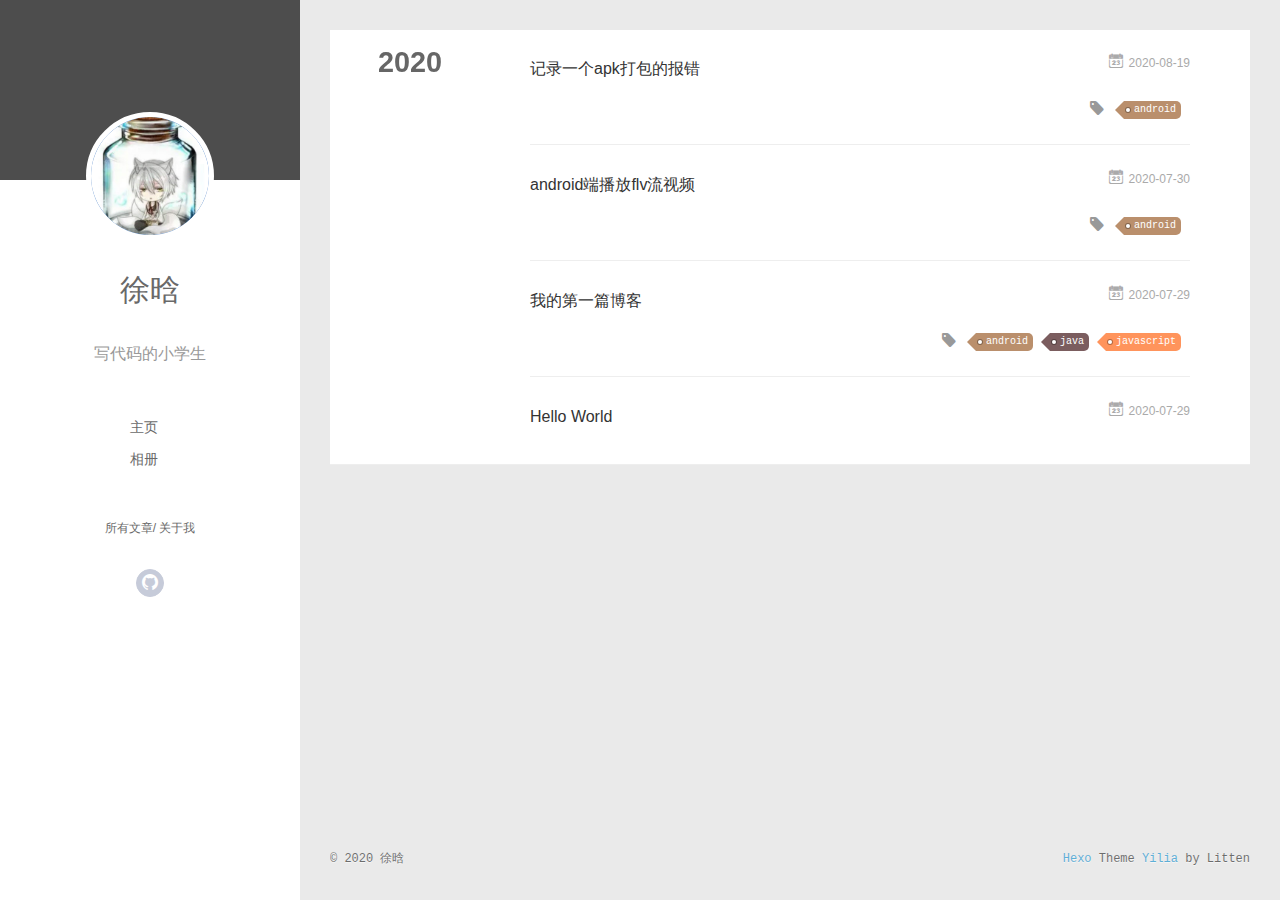
<file: archives/2020/index.html>
<!DOCTYPE html>
<html>
<head>
  <meta charset="utf-8">
  
  <meta name="renderer" content="webkit">
  <meta http-equiv="X-UA-Compatible" content="IE=edge" >
  <link rel="dns-prefetch" href="http://xuhan123.cn">
  <title>Archives: 2020 | 徐晗的博客</title>
  <meta name="viewport" content="width=device-width, initial-scale=1, maximum-scale=1">
  <meta property="og:type" content="website">
<meta property="og:title" content="徐晗的博客">
<meta property="og:url" content="http://xuhan123.cn/archives/2020/index.html">
<meta property="og:site_name" content="徐晗的博客">
<meta property="og:locale" content="en_US">
<meta property="article:author" content="徐晗">
<meta property="article:tag" content="前端">
<meta property="article:tag" content="js">
<meta property="article:tag" content="jquery">
<meta property="article:tag" content="java">
<meta property="article:tag" content="javascript">
<meta property="article:tag" content="html5">
<meta property="article:tag" content="开发者">
<meta property="article:tag" content="android">
<meta property="article:tag" content="极客">
<meta property="article:tag" content="编程">
<meta property="article:tag" content="代码">
<meta property="article:tag" content="开源">
<meta property="article:tag" content="html">
<meta property="article:tag" content="css">
<meta property="article:tag" content="css3">
<meta property="article:tag" content="用户体验">
<meta property="article:tag" content="闲聊">
<meta name="twitter:card" content="summary">
  
  
    <link rel="icon" href="/assets/img/favicon.ico">
  
  <link rel="stylesheet" type="text/css" href="/./main.43a13c.css">
  <style type="text/css">
  
    #container.show {
      background: linear-gradient(200deg,#a0cfe4,#e8c37e);
    }
  </style>
  

  
<script>
var _hmt = _hmt || [];
(function() {
	var hm = document.createElement("script");
	hm.src = "https://hm.baidu.com/hm.js?a30844fa2bcbce0a9e001fe06cefeddf";
	var s = document.getElementsByTagName("script")[0]; 
	s.parentNode.insertBefore(hm, s);
})();
</script>


  
<meta name="keywords" content="前端,js,jquery,java,javascript,html5,开发者,android,极客,编程,代码,开源,html,css,css3,用户体验,闲聊">

<meta name="generator" content="Hexo 4.2.1"></head>

<body>
  <div id="container" q-class="show:isCtnShow">
    <canvas id="anm-canvas" class="anm-canvas"></canvas>
    <div class="left-col" q-class="show:isShow">
      
<div class="overlay" style="background: #4d4d4d"></div>
<div class="intrude-less">
	<header id="header" class="inner">
		<a href="" class="profilepic">
			<img src="/assets/img/avatar.jpg" class="js-avatar">
		</a>
		<hgroup>
		  <h1 class="header-author"><a href="">徐晗</a></h1>
		</hgroup>
		
		<p class="header-subtitle">写代码的小学生</p>
		

		<nav class="header-menu">
			<ul>
			
				<li><a href="../../index.html">主页</a></li>
	        
				<li><a href="../../photos">相册</a></li>
	        
			</ul>
		</nav>
		<nav class="header-smart-menu">
    		
    			
    			<a q-on="click: openSlider(e, 'innerArchive')" href="javascript:void(0)">所有文章</a>
    			
            
    			
            
    			
    			<a q-on="click: openSlider(e, 'aboutme')" href="javascript:void(0)">关于我</a>
    			
            
		</nav>
		<nav class="header-nav">
			<div class="social">
				
					<a class="github" target="_blank" href="../../https:/github.com/user-xuhan" title="github"><i class="icon-github"></i></a>
		        
			</div>
		</nav>
	</header>		
</div>

    </div>
    <div class="mid-col" q-class="show:isShow,hide:isShow|isFalse">
      
<nav id="mobile-nav">
  	<div class="overlay js-overlay" style="background: #4d4d4d"></div>
	<div class="btnctn js-mobile-btnctn">
  		<div class="slider-trigger list" q-on="click: openSlider(e)"><i class="icon icon-sort"></i></div>
	</div>
	<div class="intrude-less">
		<header id="header" class="inner">
			<div class="profilepic">
				<img src="/assets/img/avatar.jpg" class="js-avatar">
			</div>
			<hgroup>
			  <h1 class="header-author js-header-author">徐晗</h1>
			</hgroup>
			
			<p styoe="align-center" class="header-subtitle">写代码的小学生</p>
			
			
			
				
			
				
			
			
			
			<nav class="header-nav">
				<div class="social">
					
						<a class="github" target="_blank" href="../../https:/github.com/user-xuhan" title="github"><i class="icon-github"></i></a>
			        
				</div>
			</nav>

			<nav class="header-menu js-header-menu">
				<ul style="width: 50%">
				
				
					<li style="width: 50%"><a href="../../index.html">主页</a></li>
		        
					<li style="width: 50%"><a href="../../photos">相册</a></li>
		        
				</ul>
			</nav>
		</header>				
	</div>
	<div class="mobile-mask" style="display:none" q-show="isShow"></div>
</nav>

      <div id="wrapper" class="body-wrap">
        <div class="menu-l">
          <div class="canvas-wrap">
            <canvas data-colors="#eaeaea" data-sectionHeight="100" data-contentId="js-content" id="myCanvas1" class="anm-canvas"></canvas>
          </div>
          <div id="js-content" class="content-ll">
            
  
  
    
    
      
      
      <section class="archives-wrap">
        <div class="archive-year-wrap">
          <a href="" class="archive-year">2020</a>
        </div>
        <div class="archives">
    
    <article class="archive-article archive-type-post">
  <div class="archive-article-inner">
    <header class="archive-article-header">
      	<div class="article-meta">
	      	<a href="../../2020/08/19/%E8%AE%B0%E5%BD%95%E4%B8%80%E4%B8%AAapk%E6%89%93%E5%8C%85%E7%9A%84%E6%8A%A5%E9%94%99/" class="archive-article-date">
  	<time datetime="2020-08-19T03:58:05.000Z" itemprop="datePublished"><i class="icon-calendar icon"></i>2020-08-19</time>
</a>
        </div>
    	 
  
    <h1 itemprop="name">
      <a class="archive-article-title" href="../../2020/08/19/%E8%AE%B0%E5%BD%95%E4%B8%80%E4%B8%AAapk%E6%89%93%E5%8C%85%E7%9A%84%E6%8A%A5%E9%94%99/">记录一个apk打包的报错</a>
    </h1>
  

        <div class="article-info info-on-right">
          
	<div class="article-tag tagcloud">
		<i class="icon-price-tags icon"></i>
		<ul class="article-tag-list">
			 
        		<li class="article-tag-list-item">
        			<a href="javascript:void(0)" class="js-tag article-tag-list-link color3">android</a>
        		</li>
      		
		</ul>
	</div>

          

        </div>
        <div class="clearfix"></div>
    </header>
  </div>
</article>
  
    
    
    <article class="archive-article archive-type-post">
  <div class="archive-article-inner">
    <header class="archive-article-header">
      	<div class="article-meta">
	      	<a href="../../2020/07/30/android%E7%AB%AF%E6%92%AD%E6%94%BEflv%E6%B5%81%E8%A7%86%E9%A2%91/" class="archive-article-date">
  	<time datetime="2020-07-30T02:08:22.000Z" itemprop="datePublished"><i class="icon-calendar icon"></i>2020-07-30</time>
</a>
        </div>
    	 
  
    <h1 itemprop="name">
      <a class="archive-article-title" href="../../2020/07/30/android%E7%AB%AF%E6%92%AD%E6%94%BEflv%E6%B5%81%E8%A7%86%E9%A2%91/">android端播放flv流视频</a>
    </h1>
  

        <div class="article-info info-on-right">
          
	<div class="article-tag tagcloud">
		<i class="icon-price-tags icon"></i>
		<ul class="article-tag-list">
			 
        		<li class="article-tag-list-item">
        			<a href="javascript:void(0)" class="js-tag article-tag-list-link color3">android</a>
        		</li>
      		
		</ul>
	</div>

          

        </div>
        <div class="clearfix"></div>
    </header>
  </div>
</article>
  
    
    
    <article class="archive-article archive-type-post">
  <div class="archive-article-inner">
    <header class="archive-article-header">
      	<div class="article-meta">
	      	<a href="../../2020/07/29/%E6%88%91%E7%9A%84%E7%AC%AC%E4%B8%80%E7%AF%87%E5%8D%9A%E5%AE%A2/" class="archive-article-date">
  	<time datetime="2020-07-29T10:01:53.000Z" itemprop="datePublished"><i class="icon-calendar icon"></i>2020-07-29</time>
</a>
        </div>
    	 
  
    <h1 itemprop="name">
      <a class="archive-article-title" href="../../2020/07/29/%E6%88%91%E7%9A%84%E7%AC%AC%E4%B8%80%E7%AF%87%E5%8D%9A%E5%AE%A2/">我的第一篇博客</a>
    </h1>
  

        <div class="article-info info-on-right">
          
	<div class="article-tag tagcloud">
		<i class="icon-price-tags icon"></i>
		<ul class="article-tag-list">
			 
        		<li class="article-tag-list-item">
        			<a href="javascript:void(0)" class="js-tag article-tag-list-link color3">android</a>
        		</li>
      		 
        		<li class="article-tag-list-item">
        			<a href="javascript:void(0)" class="js-tag article-tag-list-link color5">java</a>
        		</li>
      		 
        		<li class="article-tag-list-item">
        			<a href="javascript:void(0)" class="js-tag article-tag-list-link color1">javascript</a>
        		</li>
      		
		</ul>
	</div>

          

        </div>
        <div class="clearfix"></div>
    </header>
  </div>
</article>
  
    
    
    <article class="archive-article archive-type-post">
  <div class="archive-article-inner">
    <header class="archive-article-header">
      	<div class="article-meta">
	      	<a href="../../2020/07/29/hello-world/" class="archive-article-date">
  	<time datetime="2020-07-29T09:59:51.430Z" itemprop="datePublished"><i class="icon-calendar icon"></i>2020-07-29</time>
</a>
        </div>
    	 
  
    <h1 itemprop="name">
      <a class="archive-article-title" href="../../2020/07/29/hello-world/">Hello World</a>
    </h1>
  

        <div class="article-info info-on-right">
          
          

        </div>
        <div class="clearfix"></div>
    </header>
  </div>
</article>
  
  
    </div></section>
  

    


          </div>
        </div>
      </div>
      <footer id="footer">
  <div class="outer">
    <div id="footer-info">
    	<div class="footer-left">
    		&copy; 2020 徐晗
    	</div>
      	<div class="footer-right">
      		<a href="http://hexo.io/" target="_blank">Hexo</a>  Theme <a href="https://github.com/litten/hexo-theme-yilia" target="_blank">Yilia</a> by Litten
      	</div>
    </div>
  </div>
</footer>
    </div>
    <script>
	var yiliaConfig = {
		mathjax: false,
		isHome: false,
		isPost: false,
		isArchive: true,
		isTag: false,
		isCategory: false,
		open_in_new: true,
		toc_hide_index: true,
		root: "/",
		innerArchive: true,
		showTags: false
	}
</script>

<script>!function(r){function e(t){if(i[t])return i[t].exports;var n=i[t]={exports:{},id:t,loaded:!1};return r[t].call(n.exports,n,n.exports,e),n.loaded=!0,n.exports}var i={};e.m=r,e.c=i,e.p="./",e(0)}([function(t,n,r){r(220),t.exports=r(216)},function(t,n,r){var d=r(6),y=r(58),g=r(40),x=r(41),b=r(59),m="prototype",S=function(t,n,r){var e,i,o,u,c=t&S.F,f=t&S.G,a=t&S.S,s=t&S.P,l=t&S.B,h=f?d:a?d[n]||(d[n]={}):(d[n]||{})[m],v=f?y:y[n]||(y[n]={}),p=v[m]||(v[m]={});for(e in f&&(r=n),r)o=((i=!c&&h&&void 0!==h[e])?h:r)[e],u=l&&i?b(o,d):s&&"function"==typeof o?b(Function.call,o):o,h&&x(h,e,o,t&S.U),v[e]!=o&&g(v,e,u),s&&p[e]!=o&&(p[e]=o)};d.core=y,S.F=1,S.G=2,S.S=4,S.P=8,S.B=16,S.W=32,S.U=64,S.R=128,t.exports=S},function(t,n){var r=t.exports="undefined"!=typeof window&&window.Math==Math?window:"undefined"!=typeof self&&self.Math==Math?self:Function("return this")();"number"==typeof __g&&(__g=r)},function(t,n,r){var e=r(9);t.exports=function(t){if(!e(t))throw TypeError(t+" is not an object!");return t}},function(t,n){var r=t.exports={version:"2.6.0"};"number"==typeof __e&&(__e=r)},function(t,n,r){var e=r(34)("wks"),i=r(24),o=r(2).Symbol,u="function"==typeof o;(t.exports=function(t){return e[t]||(e[t]=u&&o[t]||(u?o:i)("Symbol."+t))}).store=e},function(t,n){var r=t.exports="undefined"!=typeof window&&window.Math==Math?window:"undefined"!=typeof self&&self.Math==Math?self:Function("return this")();"number"==typeof __g&&(__g=r)},function(t,n){var r={}.hasOwnProperty;t.exports=function(t,n){return r.call(t,n)}},function(t,n){t.exports=function(t){try{return!!t()}catch(t){return!0}}},function(t,n){t.exports=function(t){return"object"==typeof t?null!==t:"function"==typeof t}},function(t,n,r){t.exports=!r(18)(function(){return 7!=Object.defineProperty({},"a",{get:function(){return 7}}).a})},function(t,n,r){var e=r(15),i=r(51),o=r(36),u=Object.defineProperty;n.f=r(10)?Object.defineProperty:function(t,n,r){if(e(t),n=o(n,!0),e(r),i)try{return u(t,n,r)}catch(t){}if("get"in r||"set"in r)throw TypeError("Accessors not supported!");return"value"in r&&(t[n]=r.value),t}},function(t,n,r){var e=r(11),i=r(23);t.exports=r(10)?function(t,n,r){return e.f(t,n,i(1,r))}:function(t,n,r){return t[n]=r,t}},function(t,n){t.exports=function(t){return"object"==typeof t?null!==t:"function"==typeof t}},function(t,n,r){var e=r(75),i=r(31);t.exports=function(t){return e(i(t))}},function(t,n,r){var e=r(13);t.exports=function(t){if(!e(t))throw TypeError(t+" is not an object!");return t}},function(t,n,r){var e=r(131)("wks"),i=r(110),o=r(6).Symbol,u="function"==typeof o;(t.exports=function(t){return e[t]||(e[t]=u&&o[t]||(u?o:i)("Symbol."+t))}).store=e},function(t,n,r){var e=r(61),i=Math.min;t.exports=function(t){return 0<t?i(e(t),9007199254740991):0}},function(t,n){t.exports=function(t){try{return!!t()}catch(t){return!0}}},function(t,n,r){t.exports=!r(8)(function(){return 7!=Object.defineProperty({},"a",{get:function(){return 7}}).a})},function(t,n,r){var e=r(3),i=r(185),o=r(68),u=Object.defineProperty;n.f=r(19)?Object.defineProperty:function(t,n,r){if(e(t),n=o(n,!0),e(r),i)try{return u(t,n,r)}catch(t){}if("get"in r||"set"in r)throw TypeError("Accessors not supported!");return"value"in r&&(t[n]=r.value),t}},function(t,n,r){var d=r(2),y=r(4),g=r(50),x=r(12),b=r(7),m="prototype",S=function(t,n,r){var e,i,o,u=t&S.F,c=t&S.G,f=t&S.S,a=t&S.P,s=t&S.B,l=t&S.W,h=c?y:y[n]||(y[n]={}),v=h[m],p=c?d:f?d[n]:(d[n]||{})[m];for(e in c&&(r=n),r)(i=!u&&p&&void 0!==p[e])&&b(h,e)||(o=i?p[e]:r[e],h[e]=c&&"function"!=typeof p[e]?r[e]:s&&i?g(o,d):l&&p[e]==o?function(e){var t=function(t,n,r){if(this instanceof e){switch(arguments.length){case 0:return new e;case 1:return new e(t);case 2:return new e(t,n)}return new e(t,n,r)}return e.apply(this,arguments)};return t[m]=e[m],t}(o):a&&"function"==typeof o?g(Function.call,o):o,a&&((h.virtual||(h.virtual={}))[e]=o,t&S.R&&v&&!v[e]&&x(v,e,o)))};S.F=1,S.G=2,S.S=4,S.P=8,S.B=16,S.W=32,S.U=64,S.R=128,t.exports=S},function(t,n){t.exports=!0},function(t,n){t.exports=function(t,n){return{enumerable:!(1&t),configurable:!(2&t),writable:!(4&t),value:n}}},function(t,n){var r=0,e=Math.random();t.exports=function(t){return"Symbol(".concat(void 0===t?"":t,")_",(++r+e).toString(36))}},function(t,n,r){var e=r(66);t.exports=function(t){return Object(e(t))}},function(t,n){t.exports={}},function(t,n,r){var e=r(54),i=r(32);t.exports=Object.keys||function(t){return e(t,i)}},function(t,n){n.f={}.propertyIsEnumerable},function(t,n,r){var e=r(11).f,i=r(7),o=r(5)("toStringTag");t.exports=function(t,n,r){t&&!i(t=r?t:t.prototype,o)&&e(t,o,{configurable:!0,value:n})}},function(t,n,r){n.f=r(5)},function(t,n){t.exports=function(t){if(null==t)throw TypeError("Can't call method on  "+t);return t}},function(t,n){t.exports="constructor,hasOwnProperty,isPrototypeOf,propertyIsEnumerable,toLocaleString,toString,valueOf".split(",")},function(t,n,r){var e=r(34)("keys"),i=r(24);t.exports=function(t){return e[t]||(e[t]=i(t))}},function(t,n,r){var e=r(4),i=r(2),o="__core-js_shared__",u=i[o]||(i[o]={});(t.exports=function(t,n){return u[t]||(u[t]=void 0!==n?n:{})})("versions",[]).push({version:e.version,mode:r(22)?"pure":"global",copyright:"© 2018 Denis Pushkarev (zloirock.ru)"})},function(t,n){var r=Math.ceil,e=Math.floor;t.exports=function(t){return isNaN(t=+t)?0:(0<t?e:r)(t)}},function(t,n,r){var i=r(13);t.exports=function(t,n){if(!i(t))return t;var r,e;if(n&&"function"==typeof(r=t.toString)&&!i(e=r.call(t)))return e;if("function"==typeof(r=t.valueOf)&&!i(e=r.call(t)))return e;if(!n&&"function"==typeof(r=t.toString)&&!i(e=r.call(t)))return e;throw TypeError("Can't convert object to primitive value")}},function(t,n,r){var e=r(2),i=r(4),o=r(22),u=r(30),c=r(11).f;t.exports=function(t){var n=i.Symbol||(i.Symbol=o?{}:e.Symbol||{});"_"==t.charAt(0)||t in n||c(n,t,{value:u.f(t)})}},function(t,n){t.exports=function(t){if("function"!=typeof t)throw TypeError(t+" is not a function!");return t}},function(t,n){var r={}.toString;t.exports=function(t){return r.call(t).slice(8,-1)}},function(t,n,r){var e=r(20),i=r(106);t.exports=r(19)?function(t,n,r){return e.f(t,n,i(1,r))}:function(t,n,r){return t[n]=r,t}},function(t,n,r){var o=r(6),u=r(40),c=r(46),f=r(110)("src"),e="toString",i=Function[e],a=(""+i).split(e);r(58).inspectSource=function(t){return i.call(t)},(t.exports=function(t,n,r,e){var i="function"==typeof r;i&&(c(r,"name")||u(r,"name",n)),t[n]!==r&&(i&&(c(r,f)||u(r,f,t[n]?""+t[n]:a.join(String(n)))),t===o?t[n]=r:e?t[n]?t[n]=r:u(t,n,r):(delete t[n],u(t,n,r)))})(Function.prototype,e,function(){return"function"==typeof this&&this[f]||i.call(this)})},function(t,n,r){var e=r(1),i=r(8),u=r(66),c=/"/g,o=function(t,n,r,e){var i=String(u(t)),o="<"+n;return""!==r&&(o+=" "+r+'="'+String(e).replace(c,"&quot;")+'"'),o+">"+i+"</"+n+">"};t.exports=function(n,t){var r={};r[n]=t(o),e(e.P+e.F*i(function(){var t=""[n]('"');return t!==t.toLowerCase()||3<t.split('"').length}),"String",r)}},function(t,n,r){var e=r(13),i=r(2).document,o=e(i)&&e(i.createElement);t.exports=function(t){return o?i.createElement(t):{}}},function(t,n,e){var i=e(15),o=e(92),u=e(32),c=e(33)("IE_PROTO"),f=function(){},a="prototype",s=function(){var t,n=e(43)("iframe"),r=u.length;for(n.style.display="none",e(74).appendChild(n),n.src="javascript:",(t=n.contentWindow.document).open(),t.write("<script>document.F=Object<\/script>"),t.close(),s=t.F;r--;)delete s[a][u[r]];return s()};t.exports=Object.create||function(t,n){var r;return null!==t?(f[a]=i(t),r=new f,f[a]=null,r[c]=t):r=s(),void 0===n?r:o(r,n)}},function(t,n){n.f=Object.getOwnPropertySymbols},function(t,n){var r={}.hasOwnProperty;t.exports=function(t,n){return r.call(t,n)}},function(t,n,r){var e=r(118),i=r(106),o=r(49),u=r(68),c=r(46),f=r(185),a=Object.getOwnPropertyDescriptor;n.f=r(19)?a:function(t,n){if(t=o(t),n=u(n,!0),f)try{return a(t,n)}catch(t){}if(c(t,n))return i(!e.f.call(t,n),t[n])}},function(t,n,r){var e=r(46),i=r(25),o=r(160)("IE_PROTO"),u=Object.prototype;t.exports=Object.getPrototypeOf||function(t){return t=i(t),e(t,o)?t[o]:"function"==typeof t.constructor&&t instanceof t.constructor?t.constructor.prototype:t instanceof Object?u:null}},function(t,n,r){var e=r(117),i=r(66);t.exports=function(t){return e(i(t))}},function(t,n,r){var o=r(62);t.exports=function(e,i,t){if(o(e),void 0===i)return e;switch(t){case 1:return function(t){return e.call(i,t)};case 2:return function(t,n){return e.call(i,t,n)};case 3:return function(t,n,r){return e.call(i,t,n,r)}}return function(){return e.apply(i,arguments)}}},function(t,n,r){t.exports=!r(10)&&!r(18)(function(){return 7!=Object.defineProperty(r(43)("div"),"a",{get:function(){return 7}}).a})},function(t,n,r){"use strict";var b=r(22),m=r(21),S=r(55),w=r(12),_=r(26),O=r(90),E=r(29),M=r(77),P=r(5)("iterator"),j=!([].keys&&"next"in[].keys()),F="values",A=function(){return this};t.exports=function(t,n,r,e,i,o,u){O(r,n,e);var c,f,a,s=function(t){if(!j&&t in p)return p[t];switch(t){case"keys":case F:return function(){return new r(this,t)}}return function(){return new r(this,t)}},l=n+" Iterator",h=i==F,v=!1,p=t.prototype,d=p[P]||p["@@iterator"]||i&&p[i],y=d||s(i),g=i?h?s("entries"):y:void 0,x="Array"==n&&p.entries||d;if(x&&((a=M(x.call(new t)))!==Object.prototype&&a.next&&(E(a,l,!0),b||"function"==typeof a[P]||w(a,P,A))),h&&d&&d.name!==F&&(v=!0,y=function(){return d.call(this)}),b&&!u||!j&&!v&&p[P]||w(p,P,y),_[n]=y,_[l]=A,i)if(c={values:h?y:s(F),keys:o?y:s("keys"),entries:g},u)for(f in c)f in p||S(p,f,c[f]);else m(m.P+m.F*(j||v),n,c);return c}},function(t,n,r){var e=r(54),i=r(32).concat("length","prototype");n.f=Object.getOwnPropertyNames||function(t){return e(t,i)}},function(t,n,r){var u=r(7),c=r(14),f=r(87)(!1),a=r(33)("IE_PROTO");t.exports=function(t,n){var r,e=c(t),i=0,o=[];for(r in e)r!=a&&u(e,r)&&o.push(r);for(;n.length>i;)u(e,r=n[i++])&&(~f(o,r)||o.push(r));return o}},function(t,n,r){t.exports=r(12)},function(t,n,r){var e=r(31);t.exports=function(t){return Object(e(t))}},function(t,n){var r={}.toString;t.exports=function(t){return r.call(t).slice(8,-1)}},function(t,n){var r=t.exports={version:"2.6.0"};"number"==typeof __e&&(__e=r)},function(t,n,r){var o=r(38);t.exports=function(e,i,t){if(o(e),void 0===i)return e;switch(t){case 1:return function(t){return e.call(i,t)};case 2:return function(t,n){return e.call(i,t,n)};case 3:return function(t,n,r){return e.call(i,t,n,r)}}return function(){return e.apply(i,arguments)}}},function(t,n,r){"use strict";var e=r(8);t.exports=function(t,n){return!!t&&e(function(){n?t.call(null,function(){},1):t.call(null)})}},function(t,n){var r=Math.ceil,e=Math.floor;t.exports=function(t){return isNaN(t=+t)?0:(0<t?e:r)(t)}},function(t,n){t.exports=function(t){if("function"!=typeof t)throw TypeError(t+" is not a function!");return t}},function(t,n,r){"use strict";var e=r(95)(!0);r(52)(String,"String",function(t){this._t=String(t),this._i=0},function(){var t,n=this._t,r=this._i;return r>=n.length?{value:void 0,done:!0}:(t=e(n,r),this._i+=t.length,{value:t,done:!1})})},function(t,n,r){r(97);for(var e=r(2),i=r(12),o=r(26),u=r(5)("toStringTag"),c="CSSRuleList,CSSStyleDeclaration,CSSValueList,ClientRectList,DOMRectList,DOMStringList,DOMTokenList,DataTransferItemList,FileList,HTMLAllCollection,HTMLCollection,HTMLFormElement,HTMLSelectElement,MediaList,MimeTypeArray,NamedNodeMap,NodeList,PaintRequestList,Plugin,PluginArray,SVGLengthList,SVGNumberList,SVGPathSegList,SVGPointList,SVGStringList,SVGTransformList,SourceBufferList,StyleSheetList,TextTrackCueList,TextTrackList,TouchList".split(","),f=0;f<c.length;f++){var a=c[f],s=e[a],l=s&&s.prototype;l&&!l[u]&&i(l,u,a),o[a]=o.Array}},function(t,n,r){var b=r(59),m=r(117),S=r(25),w=r(17),e=r(144);t.exports=function(l,t){var h=1==l,v=2==l,p=3==l,d=4==l,y=6==l,g=5==l||y,x=t||e;return function(t,n,r){for(var e,i,o=S(t),u=m(o),c=b(n,r,3),f=w(u.length),a=0,s=h?x(t,f):v?x(t,0):void 0;a<f;a++)if((g||a in u)&&(i=c(e=u[a],a,o),l))if(h)s[a]=i;else if(i)switch(l){case 3:return!0;case 5:return e;case 6:return a;case 2:s.push(e)}else if(d)return!1;return y?-1:p||d?d:s}}},function(t,n){t.exports=function(t){if(null==t)throw TypeError("Can't call method on  "+t);return t}},function(t,n,r){var i=r(1),o=r(58),u=r(8);t.exports=function(t,n){var r=(o.Object||{})[t]||Object[t],e={};e[t]=n(r),i(i.S+i.F*u(function(){r(1)}),"Object",e)}},function(t,n,r){var i=r(9);t.exports=function(t,n){if(!i(t))return t;var r,e;if(n&&"function"==typeof(r=t.toString)&&!i(e=r.call(t)))return e;if("function"==typeof(r=t.valueOf)&&!i(e=r.call(t)))return e;if(!n&&"function"==typeof(r=t.toString)&&!i(e=r.call(t)))return e;throw TypeError("Can't convert object to primitive value")}},function(t,n,r){var e=r(28),i=r(23),o=r(14),u=r(36),c=r(7),f=r(51),a=Object.getOwnPropertyDescriptor;n.f=r(10)?a:function(t,n){if(t=o(t),n=u(n,!0),f)try{return a(t,n)}catch(t){}if(c(t,n))return i(!e.f.call(t,n),t[n])}},function(t,n,r){var o=r(207),e=r(1),i=r(131)("metadata"),u=i.store||(i.store=new(r(211))),c=function(t,n,r){var e=u.get(t);if(!e){if(!r)return;u.set(t,e=new o)}var i=e.get(n);if(!i){if(!r)return;e.set(n,i=new o)}return i};t.exports={store:u,map:c,has:function(t,n,r){var e=c(n,r,!1);return void 0!==e&&e.has(t)},get:function(t,n,r){var e=c(n,r,!1);return void 0===e?void 0:e.get(t)},set:function(t,n,r,e){c(r,e,!0).set(t,n)},keys:function(t,n){var r=c(t,n,!1),e=[];return r&&r.forEach(function(t,n){e.push(n)}),e},key:function(t){return void 0===t||"symbol"==typeof t?t:String(t)},exp:function(t){e(e.S,"Reflect",t)}}},function(t,n,r){"use strict";if(r(19)){var g=r(81),x=r(6),b=r(8),m=r(1),S=r(133),e=r(165),h=r(59),w=r(101),i=r(106),_=r(40),o=r(107),u=r(61),O=r(17),E=r(205),c=r(109),f=r(68),a=r(46),M=r(111),P=r(9),v=r(25),p=r(151),j=r(103),F=r(48),A=r(104).f,d=r(167),s=r(110),l=r(16),y=r(65),I=r(120),L=r(119),N=r(168),T=r(112),k=r(125),R=r(108),C=r(143),D=r(177),G=r(20),W=r(47),U=G.f,V=W.f,B=x.RangeError,q=x.TypeError,z=x.Uint8Array,H="ArrayBuffer",K="Shared"+H,J="BYTES_PER_ELEMENT",$="prototype",Y=Array[$],X=e.ArrayBuffer,Q=e.DataView,Z=y(0),tt=y(2),nt=y(3),rt=y(4),et=y(5),it=y(6),ot=I(!0),ut=I(!1),ct=N.values,ft=N.keys,at=N.entries,st=Y.lastIndexOf,lt=Y.reduce,ht=Y.reduceRight,vt=Y.join,pt=Y.sort,dt=Y.slice,yt=Y.toString,gt=Y.toLocaleString,xt=l("iterator"),bt=l("toStringTag"),mt=s("typed_constructor"),St=s("def_constructor"),wt=S.CONSTR,_t=S.TYPED,Ot=S.VIEW,Et="Wrong length!",Mt=y(1,function(t,n){return It(L(t,t[St]),n)}),Pt=b(function(){return 1===new z(new Uint16Array([1]).buffer)[0]}),jt=!!z&&!!z[$].set&&b(function(){new z(1).set({})}),Ft=function(t,n){var r=u(t);if(r<0||r%n)throw B("Wrong offset!");return r},At=function(t){if(P(t)&&_t in t)return t;throw q(t+" is not a typed array!")},It=function(t,n){if(!(P(t)&&mt in t))throw q("It is not a typed array constructor!");return new t(n)},Lt=function(t,n){return Nt(L(t,t[St]),n)},Nt=function(t,n){for(var r=0,e=n.length,i=It(t,e);r<e;)i[r]=n[r++];return i},Tt=function(t,n,r){U(t,n,{get:function(){return this._d[r]}})},kt=function(t){var n,r,e,i,o,u,c=v(t),f=arguments.length,a=1<f?arguments[1]:void 0,s=void 0!==a,l=d(c);if(null!=l&&!p(l)){for(u=l.call(c),e=[],n=0;!(o=u.next()).done;n++)e.push(o.value);c=e}for(s&&2<f&&(a=h(a,arguments[2],2)),n=0,r=O(c.length),i=It(this,r);n<r;n++)i[n]=s?a(c[n],n):c[n];return i},Rt=function(){for(var t=0,n=arguments.length,r=It(this,n);t<n;)r[t]=arguments[t++];return r},Ct=!!z&&b(function(){gt.call(new z(1))}),Dt=function(){return gt.apply(Ct?dt.call(At(this)):At(this),arguments)},Gt={copyWithin:function(t,n){return D.call(At(this),t,n,2<arguments.length?arguments[2]:void 0)},every:function(t){return rt(At(this),t,1<arguments.length?arguments[1]:void 0)},fill:function(t){return C.apply(At(this),arguments)},filter:function(t){return Lt(this,tt(At(this),t,1<arguments.length?arguments[1]:void 0))},find:function(t){return et(At(this),t,1<arguments.length?arguments[1]:void 0)},findIndex:function(t){return it(At(this),t,1<arguments.length?arguments[1]:void 0)},forEach:function(t){Z(At(this),t,1<arguments.length?arguments[1]:void 0)},indexOf:function(t){return ut(At(this),t,1<arguments.length?arguments[1]:void 0)},includes:function(t){return ot(At(this),t,1<arguments.length?arguments[1]:void 0)},join:function(t){return vt.apply(At(this),arguments)},lastIndexOf:function(t){return st.apply(At(this),arguments)},map:function(t){return Mt(At(this),t,1<arguments.length?arguments[1]:void 0)},reduce:function(t){return lt.apply(At(this),arguments)},reduceRight:function(t){return ht.apply(At(this),arguments)},reverse:function(){for(var t,n=this,r=At(n).length,e=Math.floor(r/2),i=0;i<e;)t=n[i],n[i++]=n[--r],n[r]=t;return n},some:function(t){return nt(At(this),t,1<arguments.length?arguments[1]:void 0)},sort:function(t){return pt.call(At(this),t)},subarray:function(t,n){var r=At(this),e=r.length,i=c(t,e);return new(L(r,r[St]))(r.buffer,r.byteOffset+i*r.BYTES_PER_ELEMENT,O((void 0===n?e:c(n,e))-i))}},Wt=function(t,n){return Lt(this,dt.call(At(this),t,n))},Ut=function(t){At(this);var n=Ft(arguments[1],1),r=this.length,e=v(t),i=O(e.length),o=0;if(r<i+n)throw B(Et);for(;o<i;)this[n+o]=e[o++]},Vt={entries:function(){return at.call(At(this))},keys:function(){return ft.call(At(this))},values:function(){return ct.call(At(this))}},Bt=function(t,n){return P(t)&&t[_t]&&"symbol"!=typeof n&&n in t&&String(+n)==String(n)},qt=function(t,n){return Bt(t,n=f(n,!0))?i(2,t[n]):V(t,n)},zt=function(t,n,r){return!(Bt(t,n=f(n,!0))&&P(r)&&a(r,"value"))||a(r,"get")||a(r,"set")||r.configurable||a(r,"writable")&&!r.writable||a(r,"enumerable")&&!r.enumerable?U(t,n,r):(t[n]=r.value,t)};wt||(W.f=qt,G.f=zt),m(m.S+m.F*!wt,"Object",{getOwnPropertyDescriptor:qt,defineProperty:zt}),b(function(){yt.call({})})&&(yt=gt=function(){return vt.call(this)});var Ht=o({},Gt);o(Ht,Vt),_(Ht,xt,Vt.values),o(Ht,{slice:Wt,set:Ut,constructor:function(){},toString:yt,toLocaleString:Dt}),Tt(Ht,"buffer","b"),Tt(Ht,"byteOffset","o"),Tt(Ht,"byteLength","l"),Tt(Ht,"length","e"),U(Ht,bt,{get:function(){return this[_t]}}),t.exports=function(t,l,n,o){var h=t+((o=!!o)?"Clamped":"")+"Array",r="get"+t,u="set"+t,v=x[h],c=v||{},e=v&&F(v),i=!v||!S.ABV,f={},a=v&&v[$],p=function(t,i){U(t,i,{get:function(){return t=i,(n=this._d).v[r](t*l+n.o,Pt);var t,n},set:function(t){return n=i,r=t,e=this._d,o&&(r=(r=Math.round(r))<0?0:255<r?255:255&r),void e.v[u](n*l+e.o,r,Pt);var n,r,e},enumerable:!0})};i?(v=n(function(t,n,r,e){w(t,v,h,"_d");var i,o,u,c,f=0,a=0;if(P(n)){if(!(n instanceof X||(c=M(n))==H||c==K))return _t in n?Nt(v,n):kt.call(v,n);i=n,a=Ft(r,l);var s=n.byteLength;if(void 0===e){if(s%l)throw B(Et);if((o=s-a)<0)throw B(Et)}else if(s<(o=O(e)*l)+a)throw B(Et);u=o/l}else u=E(n),i=new X(o=u*l);for(_(t,"_d",{b:i,o:a,l:o,e:u,v:new Q(i)});f<u;)p(t,f++)}),a=v[$]=j(Ht),_(a,"constructor",v)):b(function(){v(1)})&&b(function(){new v(-1)})&&k(function(t){new v,new v(null),new v(1.5),new v(t)},!0)||(v=n(function(t,n,r,e){var i;return w(t,v,h),P(n)?n instanceof X||(i=M(n))==H||i==K?void 0!==e?new c(n,Ft(r,l),e):void 0!==r?new c(n,Ft(r,l)):new c(n):_t in n?Nt(v,n):kt.call(v,n):new c(E(n))}),Z(e!==Function.prototype?A(c).concat(A(e)):A(c),function(t){t in v||_(v,t,c[t])}),v[$]=a,g||(a.constructor=v));var s=a[xt],d=!!s&&("values"==s.name||null==s.name),y=Vt.values;_(v,mt,!0),_(a,_t,h),_(a,Ot,!0),_(a,St,v),(o?new v(1)[bt]==h:bt in a)||U(a,bt,{get:function(){return h}}),f[h]=v,m(m.G+m.W+m.F*(v!=c),f),m(m.S,h,{BYTES_PER_ELEMENT:l}),m(m.S+m.F*b(function(){c.of.call(v,1)}),h,{from:kt,of:Rt}),J in a||_(a,J,l),m(m.P,h,Gt),R(h),m(m.P+m.F*jt,h,{set:Ut}),m(m.P+m.F*!d,h,Vt),g||a.toString==yt||(a.toString=yt),m(m.P+m.F*b(function(){new v(1).slice()}),h,{slice:Wt}),m(m.P+m.F*(b(function(){return[1,2].toLocaleString()!=new v([1,2]).toLocaleString()})||!b(function(){a.toLocaleString.call([1,2])})),h,{toLocaleString:Dt}),T[h]=d?s:y,g||d||_(a,xt,y)}}else t.exports=function(){}},function(t,n,r){t.exports={default:r(84),__esModule:!0}},function(t,n,r){t.exports={default:r(85),__esModule:!0}},function(t,n,r){var e=r(2).document;t.exports=e&&e.documentElement},function(t,n,r){var e=r(39);t.exports=Object("z").propertyIsEnumerable(0)?Object:function(t){return"String"==e(t)?t.split(""):Object(t)}},function(t,n,r){var e=r(24)("meta"),i=r(13),o=r(7),u=r(11).f,c=0,f=Object.isExtensible||function(){return!0},a=!r(18)(function(){return f(Object.preventExtensions({}))}),s=function(t){u(t,e,{value:{i:"O"+ ++c,w:{}}})},l=t.exports={KEY:e,NEED:!1,fastKey:function(t,n){if(!i(t))return"symbol"==typeof t?t:("string"==typeof t?"S":"P")+t;if(!o(t,e)){if(!f(t))return"F";if(!n)return"E";s(t)}return t[e].i},getWeak:function(t,n){if(!o(t,e)){if(!f(t))return!0;if(!n)return!1;s(t)}return t[e].w},onFreeze:function(t){return a&&l.NEED&&f(t)&&!o(t,e)&&s(t),t}}},function(t,n,r){var e=r(7),i=r(56),o=r(33)("IE_PROTO"),u=Object.prototype;t.exports=Object.getPrototypeOf||function(t){return t=i(t),e(t,o)?t[o]:"function"==typeof t.constructor&&t instanceof t.constructor?t.constructor.prototype:t instanceof Object?u:null}},function(t,n,r){var e=r(35),i=Math.min;t.exports=function(t){return 0<t?i(e(t),9007199254740991):0}},function(t,n){},function(t,n,r){var e=r(16)("unscopables"),i=Array.prototype;null==i[e]&&r(40)(i,e,{}),t.exports=function(t){i[e][t]=!0}},function(t,n){t.exports=!1},function(t,n,r){var e=r(110)("meta"),i=r(9),o=r(46),u=r(20).f,c=0,f=Object.isExtensible||function(){return!0},a=!r(8)(function(){return f(Object.preventExtensions({}))}),s=function(t){u(t,e,{value:{i:"O"+ ++c,w:{}}})},l=t.exports={KEY:e,NEED:!1,fastKey:function(t,n){if(!i(t))return"symbol"==typeof t?t:("string"==typeof t?"S":"P")+t;if(!o(t,e)){if(!f(t))return"F";if(!n)return"E";s(t)}return t[e].i},getWeak:function(t,n){if(!o(t,e)){if(!f(t))return!0;if(!n)return!1;s(t)}return t[e].w},onFreeze:function(t){return a&&l.NEED&&f(t)&&!o(t,e)&&s(t),t}}},function(t,n,r){"use strict";function e(t){return t&&t.__esModule?t:{default:t}}n.__esModule=!0;var i=e(r(73)),o=e(r(72)),u="function"==typeof o.default&&"symbol"==typeof i.default?function(t){return typeof t}:function(t){return t&&"function"==typeof o.default&&t.constructor===o.default&&t!==o.default.prototype?"symbol":typeof t};n.default="function"==typeof o.default&&"symbol"===u(i.default)?function(t){return void 0===t?"undefined":u(t)}:function(t){return t&&"function"==typeof o.default&&t.constructor===o.default&&t!==o.default.prototype?"symbol":void 0===t?"undefined":u(t)}},function(t,n,r){r(98),r(79),r(99),r(100),t.exports=r(4).Symbol},function(t,n,r){r(63),r(64),t.exports=r(30).f("iterator")},function(t,n){t.exports=function(){}},function(t,n,r){var f=r(14),a=r(78),s=r(96);t.exports=function(c){return function(t,n,r){var e,i=f(t),o=a(i.length),u=s(r,o);if(c&&n!=n){for(;u<o;)if((e=i[u++])!=e)return!0}else for(;u<o;u++)if((c||u in i)&&i[u]===n)return c||u||0;return!c&&-1}}},function(t,n,r){var c=r(27),f=r(45),a=r(28);t.exports=function(t){var n=c(t),r=f.f;if(r)for(var e,i=r(t),o=a.f,u=0;i.length>u;)o.call(t,e=i[u++])&&n.push(e);return n}},function(t,n,r){var e=r(39);t.exports=Array.isArray||function(t){return"Array"==e(t)}},function(t,n,r){"use strict";var e=r(44),i=r(23),o=r(29),u={};r(12)(u,r(5)("iterator"),function(){return this}),t.exports=function(t,n,r){t.prototype=e(u,{next:i(1,r)}),o(t,n+" Iterator")}},function(t,n){t.exports=function(t,n){return{value:n,done:!!t}}},function(t,n,r){var u=r(11),c=r(15),f=r(27);t.exports=r(10)?Object.defineProperties:function(t,n){c(t);for(var r,e=f(n),i=e.length,o=0;o<i;)u.f(t,r=e[o++],n[r]);return t}},function(t,n,r){var e=r(14),i=r(53).f,o={}.toString,u="object"==typeof window&&window&&Object.getOwnPropertyNames?Object.getOwnPropertyNames(window):[];t.exports.f=function(t){return u&&"[object Window]"==o.call(t)?function(t){try{return i(t)}catch(t){return u.slice()}}(t):i(e(t))}},,function(t,n,r){var f=r(35),a=r(31);t.exports=function(c){return function(t,n){var r,e,i=String(a(t)),o=f(n),u=i.length;return o<0||u<=o?c?"":void 0:(r=i.charCodeAt(o))<55296||56319<r||o+1===u||(e=i.charCodeAt(o+1))<56320||57343<e?c?i.charAt(o):r:c?i.slice(o,o+2):e-56320+(r-55296<<10)+65536}}},function(t,n,r){var e=r(35),i=Math.max,o=Math.min;t.exports=function(t,n){return(t=e(t))<0?i(t+n,0):o(t,n)}},function(t,n,r){"use strict";var e=r(86),i=r(91),o=r(26),u=r(14);t.exports=r(52)(Array,"Array",function(t,n){this._t=u(t),this._i=0,this._k=n},function(){var t=this._t,n=this._k,r=this._i++;return!t||r>=t.length?(this._t=void 0,i(1)):i(0,"keys"==n?r:"values"==n?t[r]:[r,t[r]])},"values"),o.Arguments=o.Array,e("keys"),e("values"),e("entries")},function(t,n,r){"use strict";var e=r(2),u=r(7),i=r(10),o=r(21),c=r(55),f=r(76).KEY,a=r(18),s=r(34),l=r(29),h=r(24),v=r(5),p=r(30),d=r(37),y=r(88),g=r(89),x=r(15),b=r(13),m=r(14),S=r(36),w=r(23),_=r(44),O=r(93),E=r(69),M=r(11),P=r(27),j=E.f,F=M.f,A=O.f,I=e.Symbol,L=e.JSON,N=L&&L.stringify,T="prototype",k=v("_hidden"),R=v("toPrimitive"),C={}.propertyIsEnumerable,D=s("symbol-registry"),G=s("symbols"),W=s("op-symbols"),U=Object[T],V="function"==typeof I,B=e.QObject,q=!B||!B[T]||!B[T].findChild,z=i&&a(function(){return 7!=_(F({},"a",{get:function(){return F(this,"a",{value:7}).a}})).a})?function(t,n,r){var e=j(U,n);e&&delete U[n],F(t,n,r),e&&t!==U&&F(U,n,e)}:F,H=function(t){var n=G[t]=_(I[T]);return n._k=t,n},K=V&&"symbol"==typeof I.iterator?function(t){return"symbol"==typeof t}:function(t){return t instanceof I},J=function(t,n,r){return t===U&&J(W,n,r),x(t),n=S(n,!0),x(r),u(G,n)?(r.enumerable?(u(t,k)&&t[k][n]&&(t[k][n]=!1),r=_(r,{enumerable:w(0,!1)})):(u(t,k)||F(t,k,w(1,{})),t[k][n]=!0),z(t,n,r)):F(t,n,r)},$=function(t,n){x(t);for(var r,e=y(n=m(n)),i=0,o=e.length;i<o;)J(t,r=e[i++],n[r]);return t},Y=function(t){var n=C.call(this,t=S(t,!0));return!(this===U&&u(G,t)&&!u(W,t))&&(!(n||!u(this,t)||!u(G,t)||u(this,k)&&this[k][t])||n)},X=function(t,n){if(t=m(t),n=S(n,!0),t!==U||!u(G,n)||u(W,n)){var r=j(t,n);return!r||!u(G,n)||u(t,k)&&t[k][n]||(r.enumerable=!0),r}},Q=function(t){for(var n,r=A(m(t)),e=[],i=0;r.length>i;)u(G,n=r[i++])||n==k||n==f||e.push(n);return e},Z=function(t){for(var n,r=t===U,e=A(r?W:m(t)),i=[],o=0;e.length>o;)!u(G,n=e[o++])||r&&!u(U,n)||i.push(G[n]);return i};V||(c((I=function(){if(this instanceof I)throw TypeError("Symbol is not a constructor!");var n=h(0<arguments.length?arguments[0]:void 0),r=function(t){this===U&&r.call(W,t),u(this,k)&&u(this[k],n)&&(this[k][n]=!1),z(this,n,w(1,t))};return i&&q&&z(U,n,{configurable:!0,set:r}),H(n)})[T],"toString",function(){return this._k}),E.f=X,M.f=J,r(53).f=O.f=Q,r(28).f=Y,r(45).f=Z,i&&!r(22)&&c(U,"propertyIsEnumerable",Y,!0),p.f=function(t){return H(v(t))}),o(o.G+o.W+o.F*!V,{Symbol:I});for(var tt="hasInstance,isConcatSpreadable,iterator,match,replace,search,species,split,toPrimitive,toStringTag,unscopables".split(","),nt=0;tt.length>nt;)v(tt[nt++]);for(var rt=P(v.store),et=0;rt.length>et;)d(rt[et++]);o(o.S+o.F*!V,"Symbol",{for:function(t){return u(D,t+="")?D[t]:D[t]=I(t)},keyFor:function(t){if(!K(t))throw TypeError(t+" is not a symbol!");for(var n in D)if(D[n]===t)return n},useSetter:function(){q=!0},useSimple:function(){q=!1}}),o(o.S+o.F*!V,"Object",{create:function(t,n){return void 0===n?_(t):$(_(t),n)},defineProperty:J,defineProperties:$,getOwnPropertyDescriptor:X,getOwnPropertyNames:Q,getOwnPropertySymbols:Z}),L&&o(o.S+o.F*(!V||a(function(){var t=I();return"[null]"!=N([t])||"{}"!=N({a:t})||"{}"!=N(Object(t))})),"JSON",{stringify:function(t){for(var n,r,e=[t],i=1;arguments.length>i;)e.push(arguments[i++]);if(r=n=e[1],(b(n)||void 0!==t)&&!K(t))return g(n)||(n=function(t,n){if("function"==typeof r&&(n=r.call(this,t,n)),!K(n))return n}),e[1]=n,N.apply(L,e)}}),I[T][R]||r(12)(I[T],R,I[T].valueOf),l(I,"Symbol"),l(Math,"Math",!0),l(e.JSON,"JSON",!0)},function(t,n,r){r(37)("asyncIterator")},function(t,n,r){r(37)("observable")},function(t,n){t.exports=function(t,n,r,e){if(!(t instanceof n)||void 0!==e&&e in t)throw TypeError(r+": incorrect invocation!");return t}},function(t,n,r){var h=r(59),v=r(188),p=r(151),d=r(3),y=r(17),g=r(167),x={},b={};(n=t.exports=function(t,n,r,e,i){var o,u,c,f,a=i?function(){return t}:g(t),s=h(r,e,n?2:1),l=0;if("function"!=typeof a)throw TypeError(t+" is not iterable!");if(p(a)){for(o=y(t.length);l<o;l++)if((f=n?s(d(u=t[l])[0],u[1]):s(t[l]))===x||f===b)return f}else for(c=a.call(t);!(u=c.next()).done;)if((f=v(c,s,u.value,n))===x||f===b)return f}).BREAK=x,n.RETURN=b},function(t,n,e){var i=e(3),o=e(194),u=e(147),c=e(160)("IE_PROTO"),f=function(){},a="prototype",s=function(){var t,n=e(146)("iframe"),r=u.length;for(n.style.display="none",e(149).appendChild(n),n.src="javascript:",(t=n.contentWindow.document).open(),t.write("<script>document.F=Object<\/script>"),t.close(),s=t.F;r--;)delete s[a][u[r]];return s()};t.exports=Object.create||function(t,n){var r;return null!==t?(f[a]=i(t),r=new f,f[a]=null,r[c]=t):r=s(),void 0===n?r:o(r,n)}},function(t,n,r){var e=r(196),i=r(147).concat("length","prototype");n.f=Object.getOwnPropertyNames||function(t){return e(t,i)}},function(t,n,r){var e=r(196),i=r(147);t.exports=Object.keys||function(t){return e(t,i)}},function(t,n){t.exports=function(t,n){return{enumerable:!(1&t),configurable:!(2&t),writable:!(4&t),value:n}}},function(t,n,r){var i=r(41);t.exports=function(t,n,r){for(var e in n)i(t,e,n[e],r);return t}},function(t,n,r){"use strict";var e=r(6),i=r(20),o=r(19),u=r(16)("species");t.exports=function(t){var n=e[t];o&&n&&!n[u]&&i.f(n,u,{configurable:!0,get:function(){return this}})}},function(t,n,r){var e=r(61),i=Math.max,o=Math.min;t.exports=function(t,n){return(t=e(t))<0?i(t+n,0):o(t,n)}},function(t,n){var r=0,e=Math.random();t.exports=function(t){return"Symbol(".concat(void 0===t?"":t,")_",(++r+e).toString(36))}},function(t,n,r){var i=r(57),o=r(16)("toStringTag"),u="Arguments"==i(function(){return arguments}());t.exports=function(t){var n,r,e;return void 0===t?"Undefined":null===t?"Null":"string"==typeof(r=function(t,n){try{return t[n]}catch(t){}}(n=Object(t),o))?r:u?i(n):"Object"==(e=i(n))&&"function"==typeof n.callee?"Arguments":e}},function(t,n){t.exports={}},function(t,n,r){var e=r(20).f,i=r(46),o=r(16)("toStringTag");t.exports=function(t,n,r){t&&!i(t=r?t:t.prototype,o)&&e(t,o,{configurable:!0,value:n})}},function(t,n,r){var u=r(1),e=r(66),c=r(8),f=r(163),i="["+f+"]",o=RegExp("^"+i+i+"*"),a=RegExp(i+i+"*$"),s=function(t,n,r){var e={},i=c(function(){return!!f[t]()||"​"!="​"[t]()}),o=e[t]=i?n(l):f[t];r&&(e[r]=o),u(u.P+u.F*i,"String",e)},l=s.trim=function(t,n){return t=String(e(t)),1&n&&(t=t.replace(o,"")),2&n&&(t=t.replace(a,"")),t};t.exports=s},function(t,n,r){var e=r(9);t.exports=function(t,n){if(!e(t)||t._t!==n)throw TypeError("Incompatible receiver, "+n+" required!");return t}},function(t,n,r){"use strict";var e=r(3);t.exports=function(){var t=e(this),n="";return t.global&&(n+="g"),t.ignoreCase&&(n+="i"),t.multiline&&(n+="m"),t.unicode&&(n+="u"),t.sticky&&(n+="y"),n}},function(t,n,r){var e=r(57);t.exports=Object("z").propertyIsEnumerable(0)?Object:function(t){return"String"==e(t)?t.split(""):Object(t)}},function(t,n){n.f={}.propertyIsEnumerable},function(t,n,r){var i=r(3),o=r(38),u=r(16)("species");t.exports=function(t,n){var r,e=i(t).constructor;return void 0===e||null==(r=i(e)[u])?n:o(r)}},function(t,n,r){var f=r(49),a=r(17),s=r(109);t.exports=function(c){return function(t,n,r){var e,i=f(t),o=a(i.length),u=s(r,o);if(c&&n!=n){for(;u<o;)if((e=i[u++])!=e)return!0}else for(;u<o;u++)if((c||u in i)&&i[u]===n)return c||u||0;return!c&&-1}}},function(t,n,r){"use strict";var g=r(6),x=r(1),b=r(41),m=r(107),S=r(82),w=r(102),_=r(101),O=r(9),E=r(8),M=r(125),P=r(113),j=r(150);t.exports=function(e,t,n,r,i,o){var u=g[e],c=u,f=i?"set":"add",a=c&&c.prototype,s={},l=function(t){var r=a[t];b(a,t,"delete"==t?function(t){return!(o&&!O(t))&&r.call(this,0===t?0:t)}:"has"==t?function(t){return!(o&&!O(t))&&r.call(this,0===t?0:t)}:"get"==t?function(t){return o&&!O(t)?void 0:r.call(this,0===t?0:t)}:"add"==t?function(t){return r.call(this,0===t?0:t),this}:function(t,n){return r.call(this,0===t?0:t,n),this})};if("function"==typeof c&&(o||a.forEach&&!E(function(){(new c).entries().next()}))){var h=new c,v=h[f](o?{}:-0,1)!=h,p=E(function(){h.has(1)}),d=M(function(t){new c(t)}),y=!o&&E(function(){for(var t=new c,n=5;n--;)t[f](n,n);return!t.has(-0)});d||(((c=t(function(t,n){_(t,c,e);var r=j(new u,t,c);return null!=n&&w(n,i,r[f],r),r})).prototype=a).constructor=c),(p||y)&&(l("delete"),l("has"),i&&l("get")),(y||v)&&l(f),o&&a.clear&&delete a.clear}else c=r.getConstructor(t,e,i,f),m(c.prototype,n),S.NEED=!0;return P(c,e),s[e]=c,x(x.G+x.W+x.F*(c!=u),s),o||r.setStrong(c,e,i),c}},function(t,n,r){"use strict";r(208);var s=r(41),l=r(40),h=r(8),v=r(66),p=r(16),d=r(158),y=p("species"),g=!h(function(){var t=/./;return t.exec=function(){var t=[];return t.groups={a:"7"},t},"7"!=="".replace(t,"$<a>")}),x=function(){var t=/(?:)/,n=t.exec;t.exec=function(){return n.apply(this,arguments)};var r="ab".split(t);return 2===r.length&&"a"===r[0]&&"b"===r[1]}();t.exports=function(r,t,n){var e=p(r),o=!h(function(){var t={};return t[e]=function(){return 7},7!=""[r](t)}),i=o?!h(function(){var t=!1,n=/a/;return n.exec=function(){return t=!0,null},"split"===r&&(n.constructor={},n.constructor[y]=function(){return n}),n[e](""),!t}):void 0;if(!o||!i||"replace"===r&&!g||"split"===r&&!x){var u=/./[e],c=n(v,e,""[r],function(t,n,r,e,i){return n.exec===d?o&&!i?{done:!0,value:u.call(n,r,e)}:{done:!0,value:t.call(r,n,e)}:{done:!1}}),f=c[0],a=c[1];s(String.prototype,r,f),l(RegExp.prototype,e,2==t?function(t,n){return a.call(t,this,n)}:function(t){return a.call(t,this)})}}},function(t,n,r){var e=r(57);t.exports=Array.isArray||function(t){return"Array"==e(t)}},function(t,n,r){var e=r(9),i=r(57),o=r(16)("match");t.exports=function(t){var n;return e(t)&&(void 0!==(n=t[o])?!!n:"RegExp"==i(t))}},function(t,n,r){var o=r(16)("iterator"),u=!1;try{var e=[7][o]();e.return=function(){u=!0},Array.from(e,function(){throw 2})}catch(t){}t.exports=function(t,n){if(!n&&!u)return!1;var r=!1;try{var e=[7],i=e[o]();i.next=function(){return{done:r=!0}},e[o]=function(){return i},t(e)}catch(t){}return r}},function(t,n,r){"use strict";t.exports=r(81)||!r(8)(function(){var t=Math.random();__defineSetter__.call(null,t,function(){}),delete r(6)[t]})},function(t,n){n.f=Object.getOwnPropertySymbols},function(t,n,r){"use strict";var i=r(111),o=RegExp.prototype.exec;t.exports=function(t,n){var r=t.exec;if("function"==typeof r){var e=r.call(t,n);if("object"!=typeof e)throw new TypeError("RegExp exec method returned something other than an Object or null");return e}if("RegExp"!==i(t))throw new TypeError("RegExp#exec called on incompatible receiver");return o.call(t,n)}},function(t,n,r){"use strict";var e=r(1),u=r(38),c=r(59),f=r(102);t.exports=function(t){e(e.S,t,{from:function(t){var n,r,e,i,o=arguments[1];return u(this),(n=void 0!==o)&&u(o),null==t?new this:(r=[],n?(e=0,i=c(o,arguments[2],2),f(t,!1,function(t){r.push(i(t,e++))})):f(t,!1,r.push,r),new this(r))}})}},function(t,n,r){"use strict";var e=r(1);t.exports=function(t){e(e.S,t,{of:function(){for(var t=arguments.length,n=new Array(t);t--;)n[t]=arguments[t];return new this(n)}})}},function(t,n,r){var e=r(58),i=r(6),o="__core-js_shared__",u=i[o]||(i[o]={});(t.exports=function(t,n){return u[t]||(u[t]=void 0!==n?n:{})})("versions",[]).push({version:e.version,mode:r(81)?"pure":"global",copyright:"© 2018 Denis Pushkarev (zloirock.ru)"})},function(t,n,r){var f=r(61),a=r(66);t.exports=function(c){return function(t,n){var r,e,i=String(a(t)),o=f(n),u=i.length;return o<0||u<=o?c?"":void 0:(r=i.charCodeAt(o))<55296||56319<r||o+1===u||(e=i.charCodeAt(o+1))<56320||57343<e?c?i.charAt(o):r:c?i.slice(o,o+2):e-56320+(r-55296<<10)+65536}}},function(t,n,r){for(var e,i=r(6),o=r(40),u=r(110),c=u("typed_array"),f=u("view"),a=!(!i.ArrayBuffer||!i.DataView),s=a,l=0,h="Int8Array,Uint8Array,Uint8ClampedArray,Int16Array,Uint16Array,Int32Array,Uint32Array,Float32Array,Float64Array".split(",");l<9;)(e=i[h[l++]])?(o(e.prototype,c,!0),o(e.prototype,f,!0)):s=!1;t.exports={ABV:a,CONSTR:s,TYPED:c,VIEW:f}},function(t,n,r){var e=r(6).navigator;t.exports=e&&e.userAgent||""},function(t,n){"use strict";var r,e={versions:(r=window.navigator.userAgent,{trident:-1<r.indexOf("Trident"),presto:-1<r.indexOf("Presto"),webKit:-1<r.indexOf("AppleWebKit"),gecko:-1<r.indexOf("Gecko")&&-1==r.indexOf("KHTML"),mobile:!!r.match(/AppleWebKit.*Mobile.*/),ios:!!r.match(/\(i[^;]+;( U;)? CPU.+Mac OS X/),android:-1<r.indexOf("Android")||-1<r.indexOf("Linux"),iPhone:-1<r.indexOf("iPhone")||-1<r.indexOf("Mac"),iPad:-1<r.indexOf("iPad"),webApp:-1==r.indexOf("Safari"),weixin:-1==r.indexOf("MicroMessenger")})};t.exports=e},function(t,n,r){"use strict";var e,i=r(83),l=(e=i)&&e.__esModule?e:{default:e},h=function(){function n(t,n,r){return n||r?String.fromCharCode(n||r):o[t]||t}function r(t){return s[t]}var e=/&quot;|&lt;|&gt;|&amp;|&nbsp;|&apos;|&#(\d+);|&#(\d+)/g,i=/['<> "&]/g,o={"&quot;":'"',"&lt;":"<","&gt;":">","&amp;":"&","&nbsp;":" "},u=/\u00a0/g,c=/<br\s*\/?>/gi,f=/\r?\n/g,a=/\s/g,s={};for(var t in o)s[o[t]]=t;return o["&apos;"]="'",s["'"]="&#39;",{encode:function(t){return t?(""+t).replace(i,r).replace(f,"<br/>").replace(a,"&nbsp;"):""},decode:function(t){return t?(""+t).replace(c,"\n").replace(e,n).replace(u," "):""},encodeBase16:function(t){if(!t)return t;for(var n=[],r=0,e=(t+="").length;r<e;r++)n.push(t.charCodeAt(r).toString(16).toUpperCase());return n.join("")},encodeBase16forJSON:function(t){if(!t)return t;for(var n=[],r=0,e=(t=t.replace(/[\u4E00-\u9FBF]/gi,function(t){return escape(t).replace("%u","\\u")})).length;r<e;r++)n.push(t.charCodeAt(r).toString(16).toUpperCase());return n.join("")},decodeBase16:function(t){if(!t)return t;for(var n=[],r=0,e=(t+="").length;r<e;r+=2)n.push(String.fromCharCode("0x"+t.slice(r,r+2)));return n.join("")},encodeObject:function(t){if(t instanceof Array)for(var n=0,r=t.length;n<r;n++)t[n]=h.encodeObject(t[n]);else if("object"==(void 0===t?"undefined":(0,l.default)(t)))for(var e in t)t[e]=h.encodeObject(t[e]);else if("string"==typeof t)return h.encode(t);return t},loadScript:function(t){var n=document.createElement("script");document.getElementsByTagName("body")[0].appendChild(n),n.setAttribute("src",t)},addLoadEvent:function(t){var n=window.onload;"function"!=typeof window.onload?window.onload=t:window.onload=function(){n(),t()}}}}();t.exports=h},,,,,,function(t,n,r){"use strict";var e=r(132)(!0);t.exports=function(t,n,r){return n+(r?e(t,n).length:1)}},function(t,n,r){"use strict";var c=r(25),f=r(109),a=r(17);t.exports=function(t){for(var n=c(this),r=a(n.length),e=arguments.length,i=f(1<e?arguments[1]:void 0,r),o=2<e?arguments[2]:void 0,u=void 0===o?r:f(o,r);i<u;)n[i++]=t;return n}},function(t,n,r){var e=r(275);t.exports=function(t,n){return new(e(t))(n)}},function(t,n,r){"use strict";var e=r(20),i=r(106);t.exports=function(t,n,r){n in t?e.f(t,n,i(0,r)):t[n]=r}},function(t,n,r){var e=r(9),i=r(6).document,o=e(i)&&e(i.createElement);t.exports=function(t){return o?i.createElement(t):{}}},function(t,n){t.exports="constructor,hasOwnProperty,isPrototypeOf,propertyIsEnumerable,toLocaleString,toString,valueOf".split(",")},function(t,n,r){var e=r(16)("match");t.exports=function(n){var r=/./;try{"/./"[n](r)}catch(t){try{return r[e]=!1,!"/./"[n](r)}catch(n){}}return!0}},function(t,n,r){var e=r(6).document;t.exports=e&&e.documentElement},function(t,n,r){var o=r(9),u=r(159).set;t.exports=function(t,n,r){var e,i=n.constructor;return i!==r&&"function"==typeof i&&(e=i.prototype)!==r.prototype&&o(e)&&u&&u(t,e),t}},function(t,n,r){var e=r(112),i=r(16)("iterator"),o=Array.prototype;t.exports=function(t){return void 0!==t&&(e.Array===t||o[i]===t)}},function(t,n,r){"use strict";var e=r(103),i=r(106),o=r(113),u={};r(40)(u,r(16)("iterator"),function(){return this}),t.exports=function(t,n,r){t.prototype=e(u,{next:i(1,r)}),o(t,n+" Iterator")}},function(t,n,r){"use strict";var b=r(81),m=r(1),S=r(41),w=r(40),_=r(112),O=r(152),E=r(113),M=r(48),P=r(16)("iterator"),j=!([].keys&&"next"in[].keys()),F="values",A=function(){return this};t.exports=function(t,n,r,e,i,o,u){O(r,n,e);var c,f,a,s=function(t){if(!j&&t in p)return p[t];switch(t){case"keys":case F:return function(){return new r(this,t)}}return function(){return new r(this,t)}},l=n+" Iterator",h=i==F,v=!1,p=t.prototype,d=p[P]||p["@@iterator"]||i&&p[i],y=d||s(i),g=i?h?s("entries"):y:void 0,x="Array"==n&&p.entries||d;if(x&&((a=M(x.call(new t)))!==Object.prototype&&a.next&&(E(a,l,!0),b||"function"==typeof a[P]||w(a,P,A))),h&&d&&d.name!==F&&(v=!0,y=function(){return d.call(this)}),b&&!u||!j&&!v&&p[P]||w(p,P,y),_[n]=y,_[l]=A,i)if(c={values:h?y:s(F),keys:o?y:s("keys"),entries:g},u)for(f in c)f in p||S(p,f,c[f]);else m(m.P+m.F*(j||v),n,c);return c}},function(t,n){var r=Math.expm1;t.exports=!r||22025.465794806718<r(10)||r(10)<22025.465794806718||-2e-17!=r(-2e-17)?function(t){return 0==(t=+t)?t:-1e-6<t&&t<1e-6?t+t*t/2:Math.exp(t)-1}:r},function(t,n){t.exports=Math.sign||function(t){return 0==(t=+t)||t!=t?t:t<0?-1:1}},function(t,n,r){var c=r(6),f=r(164).set,a=c.MutationObserver||c.WebKitMutationObserver,s=c.process,l=c.Promise,h="process"==r(57)(s);t.exports=function(){var r,e,i,t=function(){var t,n;for(h&&(t=s.domain)&&t.exit();r;){n=r.fn,r=r.next;try{n()}catch(t){throw r?i():e=void 0,t}}e=void 0,t&&t.enter()};if(h)i=function(){s.nextTick(t)};else if(!a||c.navigator&&c.navigator.standalone)if(l&&l.resolve){var n=l.resolve(void 0);i=function(){n.then(t)}}else i=function(){f.call(c,t)};else{var o=!0,u=document.createTextNode("");new a(t).observe(u,{characterData:!0}),i=function(){u.data=o=!o}}return function(t){var n={fn:t,next:void 0};e&&(e.next=n),r||(r=n,i()),e=n}}},function(t,n,r){"use strict";function e(t){var r,e;this.promise=new t(function(t,n){if(void 0!==r||void 0!==e)throw TypeError("Bad Promise constructor");r=t,e=n}),this.resolve=i(r),this.reject=i(e)}var i=r(38);t.exports.f=function(t){return new e(t)}},function(t,n,r){"use strict";var e,i,u=r(116),c=RegExp.prototype.exec,f=String.prototype.replace,o=c,a="lastIndex",s=(e=/a/,i=/b*/g,c.call(e,"a"),c.call(i,"a"),0!==e[a]||0!==i[a]),l=void 0!==/()??/.exec("")[1];(s||l)&&(o=function(t){var n,r,e,i,o=this;return l&&(r=new RegExp("^"+o.source+"$(?!\\s)",u.call(o))),s&&(n=o[a]),e=c.call(o,t),s&&e&&(o[a]=o.global?e.index+e[0].length:n),l&&e&&1<e.length&&f.call(e[0],r,function(){for(i=1;i<arguments.length-2;i++)void 0===arguments[i]&&(e[i]=void 0)}),e}),t.exports=o},function(t,n,i){var r=i(9),e=i(3),o=function(t,n){if(e(t),!r(n)&&null!==n)throw TypeError(n+": can't set as prototype!")};t.exports={set:Object.setPrototypeOf||("__proto__"in{}?function(t,r,e){try{(e=i(59)(Function.call,i(47).f(Object.prototype,"__proto__").set,2))(t,[]),r=!(t instanceof Array)}catch(t){r=!0}return function(t,n){return o(t,n),r?t.__proto__=n:e(t,n),t}}({},!1):void 0),check:o}},function(t,n,r){var e=r(131)("keys"),i=r(110);t.exports=function(t){return e[t]||(e[t]=i(t))}},function(t,n,r){var e=r(124),i=r(66);t.exports=function(t,n,r){if(e(n))throw TypeError("String#"+r+" doesn't accept regex!");return String(i(t))}},function(t,n,r){"use strict";var i=r(61),o=r(66);t.exports=function(t){var n=String(o(this)),r="",e=i(t);if(e<0||e==1/0)throw RangeError("Count can't be negative");for(;0<e;(e>>>=1)&&(n+=n))1&e&&(r+=n);return r}},function(t,n){t.exports="\t\n\v\f\r   ᠎             　\u2028\u2029\ufeff"},function(t,n,r){var e,i,o,u=r(59),c=r(186),f=r(149),a=r(146),s=r(6),l=s.process,h=s.setImmediate,v=s.clearImmediate,p=s.MessageChannel,d=s.Dispatch,y=0,g={},x="onreadystatechange",b=function(){var t=+this;if(g.hasOwnProperty(t)){var n=g[t];delete g[t],n()}},m=function(t){b.call(t.data)};h&&v||(h=function(t){for(var n=[],r=1;arguments.length>r;)n.push(arguments[r++]);return g[++y]=function(){c("function"==typeof t?t:Function(t),n)},e(y),y},v=function(t){delete g[t]},"process"==r(57)(l)?e=function(t){l.nextTick(u(b,t,1))}:d&&d.now?e=function(t){d.now(u(b,t,1))}:p?(o=(i=new p).port2,i.port1.onmessage=m,e=u(o.postMessage,o,1)):s.addEventListener&&"function"==typeof postMessage&&!s.importScripts?(e=function(t){s.postMessage(t+"","*")},s.addEventListener("message",m,!1)):e=x in a("script")?function(t){f.appendChild(a("script"))[x]=function(){f.removeChild(this),b.call(t)}}:function(t){setTimeout(u(b,t,1),0)}),t.exports={set:h,clear:v}},function(t,n,r){"use strict";function e(t,n,r){var e,i,o,u=new Array(r),c=8*r-n-1,f=(1<<c)-1,a=f>>1,s=23===n?W(2,-24)-W(2,-77):0,l=0,h=t<0||0===t&&1/t<0?1:0;for((t=G(t))!=t||t===C?(i=t!=t?1:0,e=f):(e=U(V(t)/B),t*(o=W(2,-e))<1&&(e--,o*=2),2<=(t+=1<=e+a?s/o:s*W(2,1-a))*o&&(e++,o/=2),f<=e+a?(i=0,e=f):1<=e+a?(i=(t*o-1)*W(2,n),e+=a):(i=t*W(2,a-1)*W(2,n),e=0));8<=n;u[l++]=255&i,i/=256,n-=8);for(e=e<<n|i,c+=n;0<c;u[l++]=255&e,e/=256,c-=8);return u[--l]|=128*h,u}function i(t,n,r){var e,i=8*r-n-1,o=(1<<i)-1,u=o>>1,c=i-7,f=r-1,a=t[f--],s=127&a;for(a>>=7;0<c;s=256*s+t[f],f--,c-=8);for(e=s&(1<<-c)-1,s>>=-c,c+=n;0<c;e=256*e+t[f],f--,c-=8);if(0===s)s=1-u;else{if(s===o)return e?NaN:a?-C:C;e+=W(2,n),s-=u}return(a?-1:1)*e*W(2,s-n)}function o(t){return t[3]<<24|t[2]<<16|t[1]<<8|t[0]}function u(t){return[255&t]}function c(t){return[255&t,t>>8&255]}function f(t){return[255&t,t>>8&255,t>>16&255,t>>24&255]}function a(t){return e(t,52,8)}function s(t){return e(t,23,4)}function l(t,n,r){M(t[I],n,{get:function(){return this[r]}})}function h(t,n,r,e){var i=O(+r);if(i+n>t[K])throw R(L);var o=t[H]._b,u=i+t[J],c=o.slice(u,u+n);return e?c:c.reverse()}function v(t,n,r,e,i,o){var u=O(+r);if(u+n>t[K])throw R(L);for(var c=t[H]._b,f=u+t[J],a=e(+i),s=0;s<n;s++)c[f+s]=a[o?s:n-s-1]}var p=r(6),d=r(19),y=r(81),g=r(133),x=r(40),b=r(107),m=r(8),S=r(101),w=r(61),_=r(17),O=r(205),E=r(104).f,M=r(20).f,P=r(143),j=r(113),F="ArrayBuffer",A="DataView",I="prototype",L="Wrong index!",N=p[F],T=p[A],k=p.Math,R=p.RangeError,C=p.Infinity,D=N,G=k.abs,W=k.pow,U=k.floor,V=k.log,B=k.LN2,q="byteLength",z="byteOffset",H=d?"_b":"buffer",K=d?"_l":q,J=d?"_o":z;if(g.ABV){if(!m(function(){N(1)})||!m(function(){new N(-1)})||m(function(){return new N,new N(1.5),new N(NaN),N.name!=F})){for(var $,Y=(N=function(t){return S(this,N),new D(O(t))})[I]=D[I],X=E(D),Q=0;X.length>Q;)($=X[Q++])in N||x(N,$,D[$]);y||(Y.constructor=N)}var Z=new T(new N(2)),tt=T[I].setInt8;Z.setInt8(0,2147483648),Z.setInt8(1,2147483649),!Z.getInt8(0)&&Z.getInt8(1)||b(T[I],{setInt8:function(t,n){tt.call(this,t,n<<24>>24)},setUint8:function(t,n){tt.call(this,t,n<<24>>24)}},!0)}else N=function(t){S(this,N,F);var n=O(t);this._b=P.call(new Array(n),0),this[K]=n},T=function(t,n,r){S(this,T,A),S(t,N,A);var e=t[K],i=w(n);if(i<0||e<i)throw R("Wrong offset!");if(e<i+(r=void 0===r?e-i:_(r)))throw R("Wrong length!");this[H]=t,this[J]=i,this[K]=r},d&&(l(N,q,"_l"),l(T,"buffer","_b"),l(T,q,"_l"),l(T,z,"_o")),b(T[I],{getInt8:function(t){return h(this,1,t)[0]<<24>>24},getUint8:function(t){return h(this,1,t)[0]},getInt16:function(t){var n=h(this,2,t,arguments[1]);return(n[1]<<8|n[0])<<16>>16},getUint16:function(t){var n=h(this,2,t,arguments[1]);return n[1]<<8|n[0]},getInt32:function(t){return o(h(this,4,t,arguments[1]))},getUint32:function(t){return o(h(this,4,t,arguments[1]))>>>0},getFloat32:function(t){return i(h(this,4,t,arguments[1]),23,4)},getFloat64:function(t){return i(h(this,8,t,arguments[1]),52,8)},setInt8:function(t,n){v(this,1,t,u,n)},setUint8:function(t,n){v(this,1,t,u,n)},setInt16:function(t,n){v(this,2,t,c,n,arguments[2])},setUint16:function(t,n){v(this,2,t,c,n,arguments[2])},setInt32:function(t,n){v(this,4,t,f,n,arguments[2])},setUint32:function(t,n){v(this,4,t,f,n,arguments[2])},setFloat32:function(t,n){v(this,4,t,s,n,arguments[2])},setFloat64:function(t,n){v(this,8,t,a,n,arguments[2])}});j(N,F),j(T,A),x(T[I],g.VIEW,!0),n[F]=N,n[A]=T},function(t,n,r){var e=r(6),i=r(58),o=r(81),u=r(206),c=r(20).f;t.exports=function(t){var n=i.Symbol||(i.Symbol=o?{}:e.Symbol||{});"_"==t.charAt(0)||t in n||c(n,t,{value:u.f(t)})}},function(t,n,r){var e=r(111),i=r(16)("iterator"),o=r(112);t.exports=r(58).getIteratorMethod=function(t){if(null!=t)return t[i]||t["@@iterator"]||o[e(t)]}},function(t,n,r){"use strict";var e=r(80),i=r(189),o=r(112),u=r(49);t.exports=r(153)(Array,"Array",function(t,n){this._t=u(t),this._i=0,this._k=n},function(){var t=this._t,n=this._k,r=this._i++;return!t||r>=t.length?(this._t=void 0,i(1)):i(0,"keys"==n?r:"values"==n?t[r]:[r,t[r]])},"values"),o.Arguments=o.Array,e("keys"),e("values"),e("entries")},function(t,n){t.exports=function(t,n){t.classList?t.classList.add(n):t.className+=" "+n}},function(t,n){t.exports=function(t,n){if(t.classList)t.classList.remove(n);else{var r=new RegExp("(^|\\b)"+n.split(" ").join("|")+"(\\b|$)","gi");t.className=t.className.replace(r," ")}}},,,,,,function(t,n,r){var e=r(57);t.exports=function(t,n){if("number"!=typeof t&&"Number"!=e(t))throw TypeError(n);return+t}},function(t,n,r){"use strict";var a=r(25),s=r(109),l=r(17);t.exports=[].copyWithin||function(t,n){var r=a(this),e=l(r.length),i=s(t,e),o=s(n,e),u=2<arguments.length?arguments[2]:void 0,c=Math.min((void 0===u?e:s(u,e))-o,e-i),f=1;for(o<i&&i<o+c&&(f=-1,o+=c-1,i+=c-1);0<c--;)o in r?r[i]=r[o]:delete r[i],i+=f,o+=f;return r}},function(t,n,r){var e=r(102);t.exports=function(t,n){var r=[];return e(t,!1,r.push,r,n),r}},function(t,n,r){var s=r(38),l=r(25),h=r(117),v=r(17);t.exports=function(t,n,r,e,i){s(n);var o=l(t),u=h(o),c=v(o.length),f=i?c-1:0,a=i?-1:1;if(r<2)for(;;){if(f in u){e=u[f],f+=a;break}if(f+=a,i?f<0:c<=f)throw TypeError("Reduce of empty array with no initial value")}for(;i?0<=f:f<c;f+=a)f in u&&(e=n(e,u[f],f,o));return e}},function(t,n,r){"use strict";var o=r(38),u=r(9),c=r(186),f=[].slice,a={};t.exports=Function.bind||function(n){var r=o(this),e=f.call(arguments,1),i=function(){var t=e.concat(f.call(arguments));return this instanceof i?function(t,n,r){if(!(n in a)){for(var e=[],i=0;i<n;i++)e[i]="a["+i+"]";a[n]=Function("F,a","return new F("+e.join(",")+")")}return a[n](t,r)}(r,t.length,t):c(r,t,n)};return u(r.prototype)&&(i.prototype=r.prototype),i}},function(t,n,r){"use strict";var u=r(20).f,c=r(103),f=r(107),a=r(59),s=r(101),l=r(102),e=r(153),i=r(189),o=r(108),h=r(19),v=r(82).fastKey,p=r(115),d=h?"_s":"size",y=function(t,n){var r,e=v(n);if("F"!==e)return t._i[e];for(r=t._f;r;r=r.n)if(r.k==n)return r};t.exports={getConstructor:function(t,o,r,e){var i=t(function(t,n){s(t,i,o,"_i"),t._t=o,t._i=c(null),t._f=void 0,t._l=void 0,t[d]=0,null!=n&&l(n,r,t[e],t)});return f(i.prototype,{clear:function(){for(var t=p(this,o),n=t._i,r=t._f;r;r=r.n)r.r=!0,r.p&&(r.p=r.p.n=void 0),delete n[r.i];t._f=t._l=void 0,t[d]=0},delete:function(t){var n=p(this,o),r=y(n,t);if(r){var e=r.n,i=r.p;delete n._i[r.i],r.r=!0,i&&(i.n=e),e&&(e.p=i),n._f==r&&(n._f=e),n._l==r&&(n._l=i),n[d]--}return!!r},forEach:function(t){p(this,o);for(var n,r=a(t,1<arguments.length?arguments[1]:void 0,3);n=n?n.n:this._f;)for(r(n.v,n.k,this);n&&n.r;)n=n.p},has:function(t){return!!y(p(this,o),t)}}),h&&u(i.prototype,"size",{get:function(){return p(this,o)[d]}}),i},def:function(t,n,r){var e,i,o=y(t,n);return o?o.v=r:(t._l=o={i:i=v(n,!0),k:n,v:r,p:e=t._l,n:void 0,r:!1},t._f||(t._f=o),e&&(e.n=o),t[d]++,"F"!==i&&(t._i[i]=o)),t},getEntry:y,setStrong:function(t,r,n){e(t,r,function(t,n){this._t=p(t,r),this._k=n,this._l=void 0},function(){for(var t=this,n=t._k,r=t._l;r&&r.r;)r=r.p;return t._t&&(t._l=r=r?r.n:t._t._f)?i(0,"keys"==n?r.k:"values"==n?r.v:[r.k,r.v]):(t._t=void 0,i(1))},n?"entries":"values",!n,!0),o(r)}}},function(t,n,r){var e=r(111),i=r(178);t.exports=function(t){return function(){if(e(this)!=t)throw TypeError(t+"#toJSON isn't generic");return i(this)}}},function(t,n,r){"use strict";var u=r(107),c=r(82).getWeak,i=r(3),f=r(9),a=r(101),s=r(102),e=r(65),l=r(46),h=r(115),o=e(5),v=e(6),p=0,d=function(t){return t._l||(t._l=new y)},y=function(){this.a=[]},g=function(t,n){return o(t.a,function(t){return t[0]===n})};y.prototype={get:function(t){var n=g(this,t);if(n)return n[1]},has:function(t){return!!g(this,t)},set:function(t,n){var r=g(this,t);r?r[1]=n:this.a.push([t,n])},delete:function(n){var t=v(this.a,function(t){return t[0]===n});return~t&&this.a.splice(t,1),!!~t}},t.exports={getConstructor:function(t,r,e,i){var o=t(function(t,n){a(t,o,r,"_i"),t._t=r,t._i=p++,t._l=void 0,null!=n&&s(n,e,t[i],t)});return u(o.prototype,{delete:function(t){if(!f(t))return!1;var n=c(t);return!0===n?d(h(this,r)).delete(t):n&&l(n,this._i)&&delete n[this._i]},has:function(t){if(!f(t))return!1;var n=c(t);return!0===n?d(h(this,r)).has(t):n&&l(n,this._i)}}),o},def:function(t,n,r){var e=c(i(n),!0);return!0===e?d(t).set(n,r):e[t._i]=r,t},ufstore:d}},function(t,n,r){"use strict";var p=r(123),d=r(9),y=r(17),g=r(59),x=r(16)("isConcatSpreadable");t.exports=function t(n,r,e,i,o,u,c,f){for(var a,s,l=o,h=0,v=!!c&&g(c,f,3);h<i;){if(h in e){if(a=v?v(e[h],h,r):e[h],s=!1,d(a)&&(s=void 0!==(s=a[x])?!!s:p(a)),s&&0<u)l=t(n,r,a,y(a.length),l,u-1)-1;else{if(9007199254740991<=l)throw TypeError();n[l]=a}l++}h++}return l}},function(t,n,r){t.exports=!r(19)&&!r(8)(function(){return 7!=Object.defineProperty(r(146)("div"),"a",{get:function(){return 7}}).a})},function(t,n){t.exports=function(t,n,r){var e=void 0===r;switch(n.length){case 0:return e?t():t.call(r);case 1:return e?t(n[0]):t.call(r,n[0]);case 2:return e?t(n[0],n[1]):t.call(r,n[0],n[1]);case 3:return e?t(n[0],n[1],n[2]):t.call(r,n[0],n[1],n[2]);case 4:return e?t(n[0],n[1],n[2],n[3]):t.call(r,n[0],n[1],n[2],n[3])}return t.apply(r,n)}},function(t,n,r){var e=r(9),i=Math.floor;t.exports=function(t){return!e(t)&&isFinite(t)&&i(t)===t}},function(t,n,r){var o=r(3);t.exports=function(t,n,r,e){try{return e?n(o(r)[0],r[1]):n(r)}catch(n){var i=t.return;throw void 0!==i&&o(i.call(t)),n}}},function(t,n){t.exports=function(t,n){return{value:n,done:!!t}}},function(t,n,r){var o=r(155),e=Math.pow,u=e(2,-52),c=e(2,-23),f=e(2,127)*(2-c),a=e(2,-126);t.exports=Math.fround||function(t){var n,r,e=Math.abs(t),i=o(t);return e<a?i*(e/a/c+1/u-1/u)*a*c:f<(r=(n=(1+c/u)*e)-(n-e))||r!=r?i*(1/0):i*r}},function(t,n){t.exports=Math.log1p||function(t){return-1e-8<(t=+t)&&t<1e-8?t-t*t/2:Math.log(1+t)}},function(t,n){t.exports=Math.scale||function(t,n,r,e,i){return 0===arguments.length||t!=t||n!=n||r!=r||e!=e||i!=i?NaN:t===1/0||t===-1/0?t:(t-n)*(i-e)/(r-n)+e}},function(t,n,r){"use strict";var h=r(105),v=r(127),p=r(118),d=r(25),y=r(117),i=Object.assign;t.exports=!i||r(8)(function(){var t={},n={},r=Symbol(),e="abcdefghijklmnopqrst";return t[r]=7,e.split("").forEach(function(t){n[t]=t}),7!=i({},t)[r]||Object.keys(i({},n)).join("")!=e})?function(t,n){for(var r=d(t),e=arguments.length,i=1,o=v.f,u=p.f;i<e;)for(var c,f=y(arguments[i++]),a=o?h(f).concat(o(f)):h(f),s=a.length,l=0;l<s;)u.call(f,c=a[l++])&&(r[c]=f[c]);return r}:i},function(t,n,r){var u=r(20),c=r(3),f=r(105);t.exports=r(19)?Object.defineProperties:function(t,n){c(t);for(var r,e=f(n),i=e.length,o=0;o<i;)u.f(t,r=e[o++],n[r]);return t}},function(t,n,r){var e=r(49),i=r(104).f,o={}.toString,u="object"==typeof window&&window&&Object.getOwnPropertyNames?Object.getOwnPropertyNames(window):[];t.exports.f=function(t){return u&&"[object Window]"==o.call(t)?function(t){try{return i(t)}catch(t){return u.slice()}}(t):i(e(t))}},function(t,n,r){var u=r(46),c=r(49),f=r(120)(!1),a=r(160)("IE_PROTO");t.exports=function(t,n){var r,e=c(t),i=0,o=[];for(r in e)r!=a&&u(e,r)&&o.push(r);for(;n.length>i;)u(e,r=n[i++])&&(~f(o,r)||o.push(r));return o}},function(t,n,r){var f=r(105),a=r(49),s=r(118).f;t.exports=function(c){return function(t){for(var n,r=a(t),e=f(r),i=e.length,o=0,u=[];o<i;)s.call(r,n=e[o++])&&u.push(c?[n,r[n]]:r[n]);return u}}},function(t,n,r){var e=r(104),i=r(127),o=r(3),u=r(6).Reflect;t.exports=u&&u.ownKeys||function(t){var n=e.f(o(t)),r=i.f;return r?n.concat(r(t)):n}},function(t,n,r){var e=r(6).parseFloat,i=r(114).trim;t.exports=1/e(r(163)+"-0")!=-1/0?function(t){var n=i(String(t),3),r=e(n);return 0===r&&"-"==n.charAt(0)?-0:r}:e},function(t,n,r){var e=r(6).parseInt,i=r(114).trim,o=r(163),u=/^[-+]?0[xX]/;t.exports=8!==e(o+"08")||22!==e(o+"0x16")?function(t,n){var r=i(String(t),3);return e(r,n>>>0||(u.test(r)?16:10))}:e},function(t,n){t.exports=function(t){try{return{e:!1,v:t()}}catch(t){return{e:!0,v:t}}}},function(t,n,r){var e=r(3),i=r(9),o=r(157);t.exports=function(t,n){if(e(t),i(n)&&n.constructor===t)return n;var r=o.f(t);return(0,r.resolve)(n),r.promise}},function(t,n){t.exports=Object.is||function(t,n){return t===n?0!==t||1/t==1/n:t!=t&&n!=n}},function(t,n,r){var s=r(17),l=r(162),h=r(66);t.exports=function(t,n,r,e){var i=String(h(t)),o=i.length,u=void 0===r?" ":String(r),c=s(n);if(c<=o||""==u)return i;var f=c-o,a=l.call(u,Math.ceil(f/u.length));return a.length>f&&(a=a.slice(0,f)),e?a+i:i+a}},function(t,n,r){var e=r(61),i=r(17);t.exports=function(t){if(void 0===t)return 0;var n=e(t),r=i(n);if(n!==r)throw RangeError("Wrong length!");return r}},function(t,n,r){n.f=r(16)},function(t,n,r){"use strict";var e=r(181),i=r(115);t.exports=r(121)("Map",function(t){return function(){return t(this,0<arguments.length?arguments[0]:void 0)}},{get:function(t){var n=e.getEntry(i(this,"Map"),t);return n&&n.v},set:function(t,n){return e.def(i(this,"Map"),0===t?0:t,n)}},e,!0)},function(t,n,r){"use strict";var e=r(158);r(1)({target:"RegExp",proto:!0,forced:e!==/./.exec},{exec:e})},function(t,n,r){r(19)&&"g"!=/./g.flags&&r(20).f(RegExp.prototype,"flags",{configurable:!0,get:r(116)})},function(t,n,r){"use strict";var e=r(181),i=r(115);t.exports=r(121)("Set",function(t){return function(){return t(this,0<arguments.length?arguments[0]:void 0)}},{add:function(t){return e.def(i(this,"Set"),t=0===t?0:t,t)}},e)},function(t,n,r){"use strict";var o,e=r(65)(0),u=r(41),i=r(82),c=r(193),f=r(183),a=r(9),s=r(8),l=r(115),h="WeakMap",v=i.getWeak,p=Object.isExtensible,d=f.ufstore,y={},g=function(t){return function(){return t(this,0<arguments.length?arguments[0]:void 0)}},x={get:function(t){if(a(t)){var n=v(t);return!0===n?d(l(this,h)).get(t):n?n[this._i]:void 0}},set:function(t,n){return f.def(l(this,h),t,n)}},b=t.exports=r(121)(h,g,x,f,!0,!0);s(function(){return 7!=(new b).set((Object.freeze||Object)(y),7).get(y)})&&(c((o=f.getConstructor(g,h)).prototype,x),i.NEED=!0,e(["delete","has","get","set"],function(e){var t=b.prototype,i=t[e];u(t,e,function(t,n){if(!a(t)||p(t))return i.call(this,t,n);this._f||(this._f=new o);var r=this._f[e](t,n);return"set"==e?this:r})}))},,,,function(t,n){"use strict";t.exports={init:function(){var t=document.querySelector("#page-nav");t&&!document.querySelector("#page-nav .extend.prev")&&(t.innerHTML='<a class="extend prev disabled" rel="prev">&laquo; Prev</a>'+t.innerHTML),t&&!document.querySelector("#page-nav .extend.next")&&(t.innerHTML=t.innerHTML+'<a class="extend next disabled" rel="next">Next &raquo;</a>'),yiliaConfig&&yiliaConfig.open_in_new&&document.querySelectorAll(".article-entry a:not(.article-more-a)").forEach(function(t){var n=t.getAttribute("target");n&&""!==n||t.setAttribute("target","_blank")}),yiliaConfig&&yiliaConfig.toc_hide_index&&document.querySelectorAll(".toc-number").forEach(function(t){t.style.display="none"});var n=document.querySelector("#js-aboutme");n&&0!==n.length&&(n.innerHTML=n.innerText)}}},function(t,n,r){"use strict";function e(t){return t&&t.__esModule?t:{default:t}}function i(t,n,r,e,i){var o=function(t){for(var n=t.offsetLeft,r=t.offsetParent;null!==r;)n+=r.offsetLeft,r=r.offsetParent;return n}(t),u=function(t){for(var n=t.offsetTop,r=t.offsetParent;null!==r;)n+=r.offsetTop,r=r.offsetParent;return n}(t)-n;if(u-r<=i){var c=t.$newDom;c||(c=t.cloneNode(!0),(0,a.default)(t,c),(t.$newDom=c).style.position="fixed",c.style.top=(r||u)+"px",c.style.left=o+"px",c.style.zIndex=e||2,c.style.width="100%",c.style.color="#fff"),c.style.visibility="visible",t.style.visibility="hidden"}else{t.style.visibility="visible";var f=t.$newDom;f&&(f.style.visibility="hidden")}}function o(){var t=document.querySelector(".js-overlay"),n=document.querySelector(".js-header-menu");i(t,document.body.scrollTop,-63,2,0),i(n,document.body.scrollTop,1,3,0)}var f=e(r(169)),a=e((e(r(170)),r(473))),u=e(r(135)),c=e(r(215)),s=r(136);u.default.versions.mobile&&window.screen.width<800&&(function(){for(var t=document.querySelectorAll(".js-header-menu li a"),n=window.location.pathname,r=0,e=t.length;r<e;r++){var i=t[r];o=n,u=i.getAttribute("href"),c=/\/|index.html/g,o.replace(c,"")===u.replace(c,"")&&(0,f.default)(i,"active")}var o,u,c}(),document.querySelector("#container").addEventListener("scroll",function(t){o()}),window.addEventListener("scroll",function(t){o()}),o()),(0,s.addLoadEvent)(function(){c.default.init()}),t.exports={}},,,,function(t,n,r){(function(t){"use strict";function n(t,n,r){t[n]||Object.defineProperty(t,n,{writable:!0,configurable:!0,value:r})}if(r(472),r(221),r(236),t._babelPolyfill)throw new Error("only one instance of babel-polyfill is allowed");t._babelPolyfill=!0;n(String.prototype,"padLeft","".padStart),n(String.prototype,"padRight","".padEnd),"pop,reverse,shift,keys,values,entries,indexOf,every,some,forEach,map,filter,find,findIndex,includes,join,slice,concat,push,splice,unshift,sort,lastIndexOf,reduce,reduceRight,copyWithin,fill".split(",").forEach(function(t){[][t]&&n(Array,t,Function.call.bind([][t]))})}).call(n,function(){return this}())},function(L,t){(function(t){!function(t){"use strict";function o(t,n,r,e){var o,u,c,f,i=n&&n.prototype instanceof h?n:h,a=Object.create(i.prototype),s=new p(e||[]);return a._invoke=(o=t,u=r,c=s,f=_,function(t,n){if(f===E)throw new Error("Generator is already running");if(f===M){if("throw"===t)throw n;return d()}for(c.method=t,c.arg=n;;){var r=c.delegate;if(r){var e=v(r,c);if(e){if(e===P)continue;return e}}if("next"===c.method)c.sent=c._sent=c.arg;else if("throw"===c.method){if(f===_)throw f=M,c.arg;c.dispatchException(c.arg)}else"return"===c.method&&c.abrupt("return",c.arg);f=E;var i=l(o,u,c);if("normal"===i.type){if(f=c.done?M:O,i.arg===P)continue;return{value:i.arg,done:c.done}}"throw"===i.type&&(f=M,c.method="throw",c.arg=i.arg)}}),a}function l(t,n,r){try{return{type:"normal",arg:t.call(n,r)}}catch(t){return{type:"throw",arg:t}}}function h(){}function r(){}function n(){}function e(t){["next","throw","return"].forEach(function(n){t[n]=function(t){return this._invoke(n,t)}})}function u(c){function f(t,n,r,e){var i=l(c[t],c,n);if("throw"!==i.type){var o=i.arg,u=o.value;return u&&"object"==typeof u&&y.call(u,"__await")?Promise.resolve(u.__await).then(function(t){f("next",t,r,e)},function(t){f("throw",t,r,e)}):Promise.resolve(u).then(function(t){o.value=t,r(o)},e)}e(i.arg)}var n;"object"==typeof t.process&&t.process.domain&&(f=t.process.domain.bind(f)),this._invoke=function(r,e){function t(){return new Promise(function(t,n){f(r,e,t,n)})}return n=n?n.then(t,t):t()}}function v(t,n){var r=t.iterator[n.method];if(r===a){if(n.delegate=null,"throw"===n.method){if(t.iterator.return&&(n.method="return",n.arg=a,v(t,n),"throw"===n.method))return P;n.method="throw",n.arg=new TypeError("The iterator does not provide a 'throw' method")}return P}var e=l(r,t.iterator,n.arg);if("throw"===e.type)return n.method="throw",n.arg=e.arg,n.delegate=null,P;var i=e.arg;return i?i.done?(n[t.resultName]=i.value,n.next=t.nextLoc,"return"!==n.method&&(n.method="next",n.arg=a),n.delegate=null,P):i:(n.method="throw",n.arg=new TypeError("iterator result is not an object"),n.delegate=null,P)}function i(t){var n={tryLoc:t[0]};1 in t&&(n.catchLoc=t[1]),2 in t&&(n.finallyLoc=t[2],n.afterLoc=t[3]),this.tryEntries.push(n)}function c(t){var n=t.completion||{};n.type="normal",delete n.arg,t.completion=n}function p(t){this.tryEntries=[{tryLoc:"root"}],t.forEach(i,this),this.reset(!0)}function f(n){if(n){var t=n[x];if(t)return t.call(n);if("function"==typeof n.next)return n;if(!isNaN(n.length)){var r=-1,e=function t(){for(;++r<n.length;)if(y.call(n,r))return t.value=n[r],t.done=!1,t;return t.value=a,t.done=!0,t};return e.next=e}}return{next:d}}function d(){return{value:a,done:!0}}var a,s=Object.prototype,y=s.hasOwnProperty,g="function"==typeof Symbol?Symbol:{},x=g.iterator||"@@iterator",b=g.asyncIterator||"@@asyncIterator",m=g.toStringTag||"@@toStringTag",S="object"==typeof L,w=t.regeneratorRuntime;if(w)S&&(L.exports=w);else{(w=t.regeneratorRuntime=S?L.exports:{}).wrap=o;var _="suspendedStart",O="suspendedYield",E="executing",M="completed",P={},j={};j[x]=function(){return this};var F=Object.getPrototypeOf,A=F&&F(F(f([])));A&&A!==s&&y.call(A,x)&&(j=A);var I=n.prototype=h.prototype=Object.create(j);r.prototype=I.constructor=n,n.constructor=r,n[m]=r.displayName="GeneratorFunction",w.isGeneratorFunction=function(t){var n="function"==typeof t&&t.constructor;return!!n&&(n===r||"GeneratorFunction"===(n.displayName||n.name))},w.mark=function(t){return Object.setPrototypeOf?Object.setPrototypeOf(t,n):(t.__proto__=n,m in t||(t[m]="GeneratorFunction")),t.prototype=Object.create(I),t},w.awrap=function(t){return{__await:t}},e(u.prototype),u.prototype[b]=function(){return this},w.AsyncIterator=u,w.async=function(t,n,r,e){var i=new u(o(t,n,r,e));return w.isGeneratorFunction(n)?i:i.next().then(function(t){return t.done?t.value:i.next()})},e(I),I[m]="Generator",I[x]=function(){return this},I.toString=function(){return"[object Generator]"},w.keys=function(r){var e=[];for(var t in r)e.push(t);return e.reverse(),function t(){for(;e.length;){var n=e.pop();if(n in r)return t.value=n,t.done=!1,t}return t.done=!0,t}},w.values=f,p.prototype={constructor:p,reset:function(t){if(this.prev=0,this.next=0,this.sent=this._sent=a,this.done=!1,this.delegate=null,this.method="next",this.arg=a,this.tryEntries.forEach(c),!t)for(var n in this)"t"===n.charAt(0)&&y.call(this,n)&&!isNaN(+n.slice(1))&&(this[n]=a)},stop:function(){this.done=!0;var t=this.tryEntries[0].completion;if("throw"===t.type)throw t.arg;return this.rval},dispatchException:function(r){function t(t,n){return o.type="throw",o.arg=r,e.next=t,n&&(e.method="next",e.arg=a),!!n}if(this.done)throw r;for(var e=this,n=this.tryEntries.length-1;0<=n;--n){var i=this.tryEntries[n],o=i.completion;if("root"===i.tryLoc)return t("end");if(i.tryLoc<=this.prev){var u=y.call(i,"catchLoc"),c=y.call(i,"finallyLoc");if(u&&c){if(this.prev<i.catchLoc)return t(i.catchLoc,!0);if(this.prev<i.finallyLoc)return t(i.finallyLoc)}else if(u){if(this.prev<i.catchLoc)return t(i.catchLoc,!0)}else{if(!c)throw new Error("try statement without catch or finally");if(this.prev<i.finallyLoc)return t(i.finallyLoc)}}}},abrupt:function(t,n){for(var r=this.tryEntries.length-1;0<=r;--r){var e=this.tryEntries[r];if(e.tryLoc<=this.prev&&y.call(e,"finallyLoc")&&this.prev<e.finallyLoc){var i=e;break}}i&&("break"===t||"continue"===t)&&i.tryLoc<=n&&n<=i.finallyLoc&&(i=null);var o=i?i.completion:{};return o.type=t,o.arg=n,i?(this.method="next",this.next=i.finallyLoc,P):this.complete(o)},complete:function(t,n){if("throw"===t.type)throw t.arg;return"break"===t.type||"continue"===t.type?this.next=t.arg:"return"===t.type?(this.rval=this.arg=t.arg,this.method="return",this.next="end"):"normal"===t.type&&n&&(this.next=n),P},finish:function(t){for(var n=this.tryEntries.length-1;0<=n;--n){var r=this.tryEntries[n];if(r.finallyLoc===t)return this.complete(r.completion,r.afterLoc),c(r),P}},catch:function(t){for(var n=this.tryEntries.length-1;0<=n;--n){var r=this.tryEntries[n];if(r.tryLoc===t){var e=r.completion;if("throw"===e.type){var i=e.arg;c(r)}return i}}throw new Error("illegal catch attempt")},delegateYield:function(t,n,r){return this.delegate={iterator:f(t),resultName:n,nextLoc:r},"next"===this.method&&(this.arg=a),P}}}}("object"==typeof t?t:"object"==typeof window?window:"object"==typeof self?self:this)}).call(t,function(){return this}())},,,,,,,,,,,,,,,function(t,n,r){r(280),t.exports=r(58).RegExp.escape},,,,,,,,,,,,,,,,,,,,,,,,,,,,,,,,,,,,,,,function(t,n,r){var e=r(9),i=r(123),o=r(16)("species");t.exports=function(t){var n;return i(t)&&("function"!=typeof(n=t.constructor)||n!==Array&&!i(n.prototype)||(n=void 0),e(n)&&(null===(n=n[o])&&(n=void 0))),void 0===n?Array:n}},function(t,n,r){"use strict";var e=r(8),i=Date.prototype.getTime,o=Date.prototype.toISOString,u=function(t){return 9<t?t:"0"+t};t.exports=e(function(){return"0385-07-25T07:06:39.999Z"!=o.call(new Date(-5e13-1))})||!e(function(){o.call(new Date(NaN))})?function(){if(!isFinite(i.call(this)))throw RangeError("Invalid time value");var t=this,n=t.getUTCFullYear(),r=t.getUTCMilliseconds(),e=n<0?"-":9999<n?"+":"";return e+("00000"+Math.abs(n)).slice(e?-6:-4)+"-"+u(t.getUTCMonth()+1)+"-"+u(t.getUTCDate())+"T"+u(t.getUTCHours())+":"+u(t.getUTCMinutes())+":"+u(t.getUTCSeconds())+"."+(99<r?r:"0"+u(r))+"Z"}:o},function(t,n,r){"use strict";var e=r(3),i=r(68);t.exports=function(t){if("string"!==t&&"number"!==t&&"default"!==t)throw TypeError("Incorrect hint");return i(e(this),"number"!=t)}},function(t,n,r){var c=r(105),f=r(127),a=r(118);t.exports=function(t){var n=c(t),r=f.f;if(r)for(var e,i=r(t),o=a.f,u=0;i.length>u;)o.call(t,e=i[u++])&&n.push(e);return n}},function(t,n){t.exports=function(n,r){var e=r===Object(r)?function(t){return r[t]}:r;return function(t){return String(t).replace(n,e)}}},function(t,n,r){var e=r(1),i=r(279)(/[\\^$*+?.()|[\]{}]/g,"\\$&");e(e.S,"RegExp",{escape:function(t){return i(t)}})},function(t,n,r){var e=r(1);e(e.P,"Array",{copyWithin:r(177)}),r(80)("copyWithin")},function(t,n,r){"use strict";var e=r(1),i=r(65)(4);e(e.P+e.F*!r(60)([].every,!0),"Array",{every:function(t){return i(this,t,arguments[1])}})},function(t,n,r){var e=r(1);e(e.P,"Array",{fill:r(143)}),r(80)("fill")},function(t,n,r){"use strict";var e=r(1),i=r(65)(2);e(e.P+e.F*!r(60)([].filter,!0),"Array",{filter:function(t){return i(this,t,arguments[1])}})},function(t,n,r){"use strict";var e=r(1),i=r(65)(6),o="findIndex",u=!0;o in[]&&Array(1)[o](function(){u=!1}),e(e.P+e.F*u,"Array",{findIndex:function(t){return i(this,t,1<arguments.length?arguments[1]:void 0)}}),r(80)(o)},function(t,n,r){"use strict";var e=r(1),i=r(65)(5),o="find",u=!0;o in[]&&Array(1)[o](function(){u=!1}),e(e.P+e.F*u,"Array",{find:function(t){return i(this,t,1<arguments.length?arguments[1]:void 0)}}),r(80)(o)},function(t,n,r){"use strict";var e=r(1),i=r(65)(0),o=r(60)([].forEach,!0);e(e.P+e.F*!o,"Array",{forEach:function(t){return i(this,t,arguments[1])}})},function(t,n,r){"use strict";var h=r(59),e=r(1),v=r(25),p=r(188),d=r(151),y=r(17),g=r(145),x=r(167);e(e.S+e.F*!r(125)(function(t){Array.from(t)}),"Array",{from:function(t){var n,r,e,i,o=v(t),u="function"==typeof this?this:Array,c=arguments.length,f=1<c?arguments[1]:void 0,a=void 0!==f,s=0,l=x(o);if(a&&(f=h(f,2<c?arguments[2]:void 0,2)),null==l||u==Array&&d(l))for(r=new u(n=y(o.length));s<n;s++)g(r,s,a?f(o[s],s):o[s]);else for(i=l.call(o),r=new u;!(e=i.next()).done;s++)g(r,s,a?p(i,f,[e.value,s],!0):e.value);return r.length=s,r}})},function(t,n,r){"use strict";var e=r(1),i=r(120)(!1),o=[].indexOf,u=!!o&&1/[1].indexOf(1,-0)<0;e(e.P+e.F*(u||!r(60)(o)),"Array",{indexOf:function(t){return u?o.apply(this,arguments)||0:i(this,t,arguments[1])}})},function(t,n,r){var e=r(1);e(e.S,"Array",{isArray:r(123)})},function(t,n,r){"use strict";var e=r(1),i=r(49),o=[].join;e(e.P+e.F*(r(117)!=Object||!r(60)(o)),"Array",{join:function(t){return o.call(i(this),void 0===t?",":t)}})},function(t,n,r){"use strict";var e=r(1),i=r(49),o=r(61),u=r(17),c=[].lastIndexOf,f=!!c&&1/[1].lastIndexOf(1,-0)<0;e(e.P+e.F*(f||!r(60)(c)),"Array",{lastIndexOf:function(t){if(f)return c.apply(this,arguments)||0;var n=i(this),r=u(n.length),e=r-1;for(1<arguments.length&&(e=Math.min(e,o(arguments[1]))),e<0&&(e=r+e);0<=e;e--)if(e in n&&n[e]===t)return e||0;return-1}})},function(t,n,r){"use strict";var e=r(1),i=r(65)(1);e(e.P+e.F*!r(60)([].map,!0),"Array",{map:function(t){return i(this,t,arguments[1])}})},function(t,n,r){"use strict";var e=r(1),i=r(145);e(e.S+e.F*r(8)(function(){function t(){}return!(Array.of.call(t)instanceof t)}),"Array",{of:function(){for(var t=0,n=arguments.length,r=new("function"==typeof this?this:Array)(n);t<n;)i(r,t,arguments[t++]);return r.length=n,r}})},function(t,n,r){"use strict";var e=r(1),i=r(179);e(e.P+e.F*!r(60)([].reduceRight,!0),"Array",{reduceRight:function(t){return i(this,t,arguments.length,arguments[1],!0)}})},function(t,n,r){"use strict";var e=r(1),i=r(179);e(e.P+e.F*!r(60)([].reduce,!0),"Array",{reduce:function(t){return i(this,t,arguments.length,arguments[1],!1)}})},function(t,n,r){"use strict";var e=r(1),i=r(149),a=r(57),s=r(109),l=r(17),h=[].slice;e(e.P+e.F*r(8)(function(){i&&h.call(i)}),"Array",{slice:function(t,n){var r=l(this.length),e=a(this);if(n=void 0===n?r:n,"Array"==e)return h.call(this,t,n);for(var i=s(t,r),o=s(n,r),u=l(o-i),c=new Array(u),f=0;f<u;f++)c[f]="String"==e?this.charAt(i+f):this[i+f];return c}})},function(t,n,r){"use strict";var e=r(1),i=r(65)(3);e(e.P+e.F*!r(60)([].some,!0),"Array",{some:function(t){return i(this,t,arguments[1])}})},function(t,n,r){"use strict";var e=r(1),i=r(38),o=r(25),u=r(8),c=[].sort,f=[1,2,3];e(e.P+e.F*(u(function(){f.sort(void 0)})||!u(function(){f.sort(null)})||!r(60)(c)),"Array",{sort:function(t){return void 0===t?c.call(o(this)):c.call(o(this),i(t))}})},function(t,n,r){r(108)("Array")},function(t,n,r){var e=r(1);e(e.S,"Date",{now:function(){return(new Date).getTime()}})},function(t,n,r){var e=r(1),i=r(276);e(e.P+e.F*(Date.prototype.toISOString!==i),"Date",{toISOString:i})},function(t,n,r){"use strict";var e=r(1),i=r(25),o=r(68);e(e.P+e.F*r(8)(function(){return null!==new Date(NaN).toJSON()||1!==Date.prototype.toJSON.call({toISOString:function(){return 1}})}),"Date",{toJSON:function(t){var n=i(this),r=o(n);return"number"!=typeof r||isFinite(r)?n.toISOString():null}})},function(t,n,r){var e=r(16)("toPrimitive"),i=Date.prototype;e in i||r(40)(i,e,r(277))},function(t,n,r){var e=Date.prototype,i="Invalid Date",o="toString",u=e[o],c=e.getTime;new Date(NaN)+""!=i&&r(41)(e,o,function(){var t=c.call(this);return t==t?u.call(this):i})},function(t,n,r){var e=r(1);e(e.P,"Function",{bind:r(180)})},function(t,n,r){"use strict";var e=r(9),i=r(48),o=r(16)("hasInstance"),u=Function.prototype;o in u||r(20).f(u,o,{value:function(t){if("function"!=typeof this||!e(t))return!1;if(!e(this.prototype))return t instanceof this;for(;t=i(t);)if(this.prototype===t)return!0;return!1}})},function(t,n,r){var e=r(20).f,i=Function.prototype,o=/^\s*function ([^ (]*)/;"name"in i||r(19)&&e(i,"name",{configurable:!0,get:function(){try{return(""+this).match(o)[1]}catch(t){return""}}})},function(t,n,r){var e=r(1),i=r(191),o=Math.sqrt,u=Math.acosh;e(e.S+e.F*!(u&&710==Math.floor(u(Number.MAX_VALUE))&&u(1/0)==1/0),"Math",{acosh:function(t){return(t=+t)<1?NaN:94906265.62425156<t?Math.log(t)+Math.LN2:i(t-1+o(t-1)*o(t+1))}})},function(t,n,r){var e=r(1),i=Math.asinh;e(e.S+e.F*!(i&&0<1/i(0)),"Math",{asinh:function t(n){return isFinite(n=+n)&&0!=n?n<0?-t(-n):Math.log(n+Math.sqrt(n*n+1)):n}})},function(t,n,r){var e=r(1),i=Math.atanh;e(e.S+e.F*!(i&&1/i(-0)<0),"Math",{atanh:function(t){return 0==(t=+t)?t:Math.log((1+t)/(1-t))/2}})},function(t,n,r){var e=r(1),i=r(155);e(e.S,"Math",{cbrt:function(t){return i(t=+t)*Math.pow(Math.abs(t),1/3)}})},function(t,n,r){var e=r(1);e(e.S,"Math",{clz32:function(t){return(t>>>=0)?31-Math.floor(Math.log(t+.5)*Math.LOG2E):32}})},function(t,n,r){var e=r(1),i=Math.exp;e(e.S,"Math",{cosh:function(t){return(i(t=+t)+i(-t))/2}})},function(t,n,r){var e=r(1),i=r(154);e(e.S+e.F*(i!=Math.expm1),"Math",{expm1:i})},function(t,n,r){var e=r(1);e(e.S,"Math",{fround:r(190)})},function(t,n,r){var e=r(1),f=Math.abs;e(e.S,"Math",{hypot:function(t,n){for(var r,e,i=0,o=0,u=arguments.length,c=0;o<u;)c<(r=f(arguments[o++]))?(i=i*(e=c/r)*e+1,c=r):0<r?i+=(e=r/c)*e:i+=r;return c===1/0?1/0:c*Math.sqrt(i)}})},function(t,n,r){var e=r(1),i=Math.imul;e(e.S+e.F*r(8)(function(){return-5!=i(4294967295,5)||2!=i.length}),"Math",{imul:function(t,n){var r=65535,e=+t,i=+n,o=r&e,u=r&i;return 0|o*u+((r&e>>>16)*u+o*(r&i>>>16)<<16>>>0)}})},function(t,n,r){var e=r(1);e(e.S,"Math",{log10:function(t){return Math.log(t)*Math.LOG10E}})},function(t,n,r){var e=r(1);e(e.S,"Math",{log1p:r(191)})},function(t,n,r){var e=r(1);e(e.S,"Math",{log2:function(t){return Math.log(t)/Math.LN2}})},function(t,n,r){var e=r(1);e(e.S,"Math",{sign:r(155)})},function(t,n,r){var e=r(1),i=r(154),o=Math.exp;e(e.S+e.F*r(8)(function(){return-2e-17!=!Math.sinh(-2e-17)}),"Math",{sinh:function(t){return Math.abs(t=+t)<1?(i(t)-i(-t))/2:(o(t-1)-o(-t-1))*(Math.E/2)}})},function(t,n,r){var e=r(1),i=r(154),o=Math.exp;e(e.S,"Math",{tanh:function(t){var n=i(t=+t),r=i(-t);return n==1/0?1:r==1/0?-1:(n-r)/(o(t)+o(-t))}})},function(t,n,r){var e=r(1);e(e.S,"Math",{trunc:function(t){return(0<t?Math.floor:Math.ceil)(t)}})},function(t,n,r){"use strict";var e=r(6),i=r(46),o=r(57),u=r(150),s=r(68),c=r(8),f=r(104).f,a=r(47).f,l=r(20).f,h=r(114).trim,v="Number",p=e[v],d=p,y=p.prototype,g=o(r(103)(y))==v,x="trim"in String.prototype,b=function(t){var n=s(t,!1);if("string"==typeof n&&2<n.length){var r,e,i,o=(n=x?n.trim():h(n,3)).charCodeAt(0);if(43===o||45===o){if(88===(r=n.charCodeAt(2))||120===r)return NaN}else if(48===o){switch(n.charCodeAt(1)){case 66:case 98:e=2,i=49;break;case 79:case 111:e=8,i=55;break;default:return+n}for(var u,c=n.slice(2),f=0,a=c.length;f<a;f++)if((u=c.charCodeAt(f))<48||i<u)return NaN;return parseInt(c,e)}}return+n};if(!p(" 0o1")||!p("0b1")||p("+0x1")){p=function(t){var n=arguments.length<1?0:t,r=this;return r instanceof p&&(g?c(function(){y.valueOf.call(r)}):o(r)!=v)?u(new d(b(n)),r,p):b(n)};for(var m,S=r(19)?f(d):"MAX_VALUE,MIN_VALUE,NaN,NEGATIVE_INFINITY,POSITIVE_INFINITY,EPSILON,isFinite,isInteger,isNaN,isSafeInteger,MAX_SAFE_INTEGER,MIN_SAFE_INTEGER,parseFloat,parseInt,isInteger".split(","),w=0;S.length>w;w++)i(d,m=S[w])&&!i(p,m)&&l(p,m,a(d,m));(p.prototype=y).constructor=p,r(41)(e,v,p)}},function(t,n,r){var e=r(1);e(e.S,"Number",{EPSILON:Math.pow(2,-52)})},function(t,n,r){var e=r(1),i=r(6).isFinite;e(e.S,"Number",{isFinite:function(t){return"number"==typeof t&&i(t)}})},function(t,n,r){var e=r(1);e(e.S,"Number",{isInteger:r(187)})},function(t,n,r){var e=r(1);e(e.S,"Number",{isNaN:function(t){return t!=t}})},function(t,n,r){var e=r(1),i=r(187),o=Math.abs;e(e.S,"Number",{isSafeInteger:function(t){return i(t)&&o(t)<=9007199254740991}})},function(t,n,r){var e=r(1);e(e.S,"Number",{MAX_SAFE_INTEGER:9007199254740991})},function(t,n,r){var e=r(1);e(e.S,"Number",{MIN_SAFE_INTEGER:-9007199254740991})},function(t,n,r){var e=r(1),i=r(199);e(e.S+e.F*(Number.parseFloat!=i),"Number",{parseFloat:i})},function(t,n,r){var e=r(1),i=r(200);e(e.S+e.F*(Number.parseInt!=i),"Number",{parseInt:i})},function(t,n,r){"use strict";var e=r(1),a=r(61),s=r(176),l=r(162),i=1..toFixed,o=Math.floor,u=[0,0,0,0,0,0],h="Number.toFixed: incorrect invocation!",v=function(t,n){for(var r=-1,e=n;++r<6;)e+=t*u[r],u[r]=e%1e7,e=o(e/1e7)},p=function(t){for(var n=6,r=0;0<=--n;)r+=u[n],u[n]=o(r/t),r=r%t*1e7},d=function(){for(var t=6,n="";0<=--t;)if(""!==n||0===t||0!==u[t]){var r=String(u[t]);n=""===n?r:n+l.call("0",7-r.length)+r}return n},y=function(t,n,r){return 0===n?r:n%2==1?y(t,n-1,r*t):y(t*t,n/2,r)};e(e.P+e.F*(!!i&&("0.000"!==8e-5.toFixed(3)||"1"!==.9.toFixed(0)||"1.25"!==1.255.toFixed(2)||"1000000000000000128"!==(0xde0b6b3a7640080).toFixed(0))||!r(8)(function(){i.call({})})),"Number",{toFixed:function(t){var n,r,e,i,o=s(this,h),u=a(t),c="",f="0";if(u<0||20<u)throw RangeError(h);if(o!=o)return"NaN";if(o<=-1e21||1e21<=o)return String(o);if(o<0&&(c="-",o=-o),1e-21<o)if(r=(n=function(t){for(var n=0,r=t;4096<=r;)n+=12,r/=4096;for(;2<=r;)n+=1,r/=2;return n}(o*y(2,69,1))-69)<0?o*y(2,-n,1):o/y(2,n,1),r*=4503599627370496,0<(n=52-n)){for(v(0,r),e=u;7<=e;)v(1e7,0),e-=7;for(v(y(10,e,1),0),e=n-1;23<=e;)p(1<<23),e-=23;p(1<<e),v(1,1),p(2),f=d()}else v(0,r),v(1<<-n,0),f=d()+l.call("0",u);return f=0<u?c+((i=f.length)<=u?"0."+l.call("0",u-i)+f:f.slice(0,i-u)+"."+f.slice(i-u)):c+f}})},function(t,n,r){"use strict";var e=r(1),i=r(8),o=r(176),u=1..toPrecision;e(e.P+e.F*(i(function(){return"1"!==u.call(1,void 0)})||!i(function(){u.call({})})),"Number",{toPrecision:function(t){var n=o(this,"Number#toPrecision: incorrect invocation!");return void 0===t?u.call(n):u.call(n,t)}})},function(t,n,r){var e=r(1);e(e.S+e.F,"Object",{assign:r(193)})},function(t,n,r){var e=r(1);e(e.S,"Object",{create:r(103)})},function(t,n,r){var e=r(1);e(e.S+e.F*!r(19),"Object",{defineProperties:r(194)})},function(t,n,r){var e=r(1);e(e.S+e.F*!r(19),"Object",{defineProperty:r(20).f})},function(t,n,r){var e=r(9),i=r(82).onFreeze;r(67)("freeze",function(n){return function(t){return n&&e(t)?n(i(t)):t}})},function(t,n,r){var e=r(49),i=r(47).f;r(67)("getOwnPropertyDescriptor",function(){return function(t,n){return i(e(t),n)}})},function(t,n,r){r(67)("getOwnPropertyNames",function(){return r(195).f})},function(t,n,r){var e=r(25),i=r(48);r(67)("getPrototypeOf",function(){return function(t){return i(e(t))}})},function(t,n,r){var e=r(9);r(67)("isExtensible",function(n){return function(t){return!!e(t)&&(!n||n(t))}})},function(t,n,r){var e=r(9);r(67)("isFrozen",function(n){return function(t){return!e(t)||!!n&&n(t)}})},function(t,n,r){var e=r(9);r(67)("isSealed",function(n){return function(t){return!e(t)||!!n&&n(t)}})},function(t,n,r){var e=r(1);e(e.S,"Object",{is:r(203)})},function(t,n,r){var e=r(25),i=r(105);r(67)("keys",function(){return function(t){return i(e(t))}})},function(t,n,r){var e=r(9),i=r(82).onFreeze;r(67)("preventExtensions",function(n){return function(t){return n&&e(t)?n(i(t)):t}})},function(t,n,r){var e=r(9),i=r(82).onFreeze;r(67)("seal",function(n){return function(t){return n&&e(t)?n(i(t)):t}})},function(t,n,r){var e=r(1);e(e.S,"Object",{setPrototypeOf:r(159).set})},function(t,n,r){"use strict";var e=r(111),i={};i[r(16)("toStringTag")]="z",i+""!="[object z]"&&r(41)(Object.prototype,"toString",function(){return"[object "+e(this)+"]"},!0)},function(t,n,r){var e=r(1),i=r(199);e(e.G+e.F*(parseFloat!=i),{parseFloat:i})},function(t,n,r){var e=r(1),i=r(200);e(e.G+e.F*(parseInt!=i),{parseInt:i})},function(t,n,r){"use strict";var e,i,o,u,c=r(81),f=r(6),a=r(59),s=r(111),l=r(1),h=r(9),v=r(38),p=r(101),d=r(102),y=r(119),g=r(164).set,x=r(156)(),b=r(157),m=r(201),S=r(134),w=r(202),_="Promise",O=f.TypeError,E=f.process,M=E&&E.versions,P=M&&M.v8||"",j=f[_],F="process"==s(E),A=function(){},I=i=b.f,L=!!function(){try{var t=j.resolve(1),n=(t.constructor={})[r(16)("species")]=function(t){t(A,A)};return(F||"function"==typeof PromiseRejectionEvent)&&t.then(A)instanceof n&&0!==P.indexOf("6.6")&&-1===S.indexOf("Chrome/66")}catch(t){}}(),N=function(t){var n;return!(!h(t)||"function"!=typeof(n=t.then))&&n},T=function(s,r){if(!s._n){s._n=!0;var e=s._c;x(function(){for(var f=s._v,a=1==s._s,t=0,n=function(t){var n,r,e,i=a?t.ok:t.fail,o=t.resolve,u=t.reject,c=t.domain;try{i?(a||(2==s._h&&C(s),s._h=1),!0===i?n=f:(c&&c.enter(),n=i(f),c&&(c.exit(),e=!0)),n===t.promise?u(O("Promise-chain cycle")):(r=N(n))?r.call(n,o,u):o(n)):u(f)}catch(t){c&&!e&&c.exit(),u(t)}};e.length>t;)n(e[t++]);s._c=[],s._n=!1,r&&!s._h&&k(s)})}},k=function(o){g.call(f,function(){var t,n,r,e=o._v,i=R(o);if(i&&(t=m(function(){F?E.emit("unhandledRejection",e,o):(n=f.onunhandledrejection)?n({promise:o,reason:e}):(r=f.console)&&r.error&&r.error("Unhandled promise rejection",e)}),o._h=F||R(o)?2:1),o._a=void 0,i&&t.e)throw t.v})},R=function(t){return 1!==t._h&&0===(t._a||t._c).length},C=function(n){g.call(f,function(){var t;F?E.emit("rejectionHandled",n):(t=f.onrejectionhandled)&&t({promise:n,reason:n._v})})},D=function(t){var n=this;n._d||(n._d=!0,(n=n._w||n)._v=t,n._s=2,n._a||(n._a=n._c.slice()),T(n,!0))},G=function(t){var r,e=this;if(!e._d){e._d=!0,e=e._w||e;try{if(e===t)throw O("Promise can't be resolved itself");(r=N(t))?x(function(){var n={_w:e,_d:!1};try{r.call(t,a(G,n,1),a(D,n,1))}catch(t){D.call(n,t)}}):(e._v=t,e._s=1,T(e,!1))}catch(t){D.call({_w:e,_d:!1},t)}}};L||(j=function(t){p(this,j,_,"_h"),v(t),e.call(this);try{t(a(G,this,1),a(D,this,1))}catch(t){D.call(this,t)}},(e=function(t){this._c=[],this._a=void 0,this._s=0,this._d=!1,this._v=void 0,this._h=0,this._n=!1}).prototype=r(107)(j.prototype,{then:function(t,n){var r=I(y(this,j));return r.ok="function"!=typeof t||t,r.fail="function"==typeof n&&n,r.domain=F?E.domain:void 0,this._c.push(r),this._a&&this._a.push(r),this._s&&T(this,!1),r.promise},catch:function(t){return this.then(void 0,t)}}),o=function(){var t=new e;this.promise=t,this.resolve=a(G,t,1),this.reject=a(D,t,1)},b.f=I=function(t){return t===j||t===u?new o(t):i(t)}),l(l.G+l.W+l.F*!L,{Promise:j}),r(113)(j,_),r(108)(_),u=r(58)[_],l(l.S+l.F*!L,_,{reject:function(t){var n=I(this);return(0,n.reject)(t),n.promise}}),l(l.S+l.F*(c||!L),_,{resolve:function(t){return w(c&&this===u?j:this,t)}}),l(l.S+l.F*!(L&&r(125)(function(t){j.all(t).catch(A)})),_,{all:function(t){var u=this,n=I(u),c=n.resolve,f=n.reject,r=m(function(){var e=[],i=0,o=1;d(t,!1,function(t){var n=i++,r=!1;e.push(void 0),o++,u.resolve(t).then(function(t){r||(r=!0,e[n]=t,--o||c(e))},f)}),--o||c(e)});return r.e&&f(r.v),n.promise},race:function(t){var n=this,r=I(n),e=r.reject,i=m(function(){d(t,!1,function(t){n.resolve(t).then(r.resolve,e)})});return i.e&&e(i.v),r.promise}})},function(t,n,r){var e=r(1),o=r(38),u=r(3),c=(r(6).Reflect||{}).apply,f=Function.apply;e(e.S+e.F*!r(8)(function(){c(function(){})}),"Reflect",{apply:function(t,n,r){var e=o(t),i=u(r);return c?c(e,n,i):f.call(e,n,i)}})},function(t,n,r){var e=r(1),c=r(103),f=r(38),a=r(3),s=r(9),i=r(8),l=r(180),h=(r(6).Reflect||{}).construct,v=i(function(){function t(){}return!(h(function(){},[],t)instanceof t)}),p=!i(function(){h(function(){})});e(e.S+e.F*(v||p),"Reflect",{construct:function(t,n){f(t),a(n);var r=arguments.length<3?t:f(arguments[2]);if(p&&!v)return h(t,n,r);if(t==r){switch(n.length){case 0:return new t;case 1:return new t(n[0]);case 2:return new t(n[0],n[1]);case 3:return new t(n[0],n[1],n[2]);case 4:return new t(n[0],n[1],n[2],n[3])}var e=[null];return e.push.apply(e,n),new(l.apply(t,e))}var i=r.prototype,o=c(s(i)?i:Object.prototype),u=Function.apply.call(t,o,n);return s(u)?u:o}})},function(t,n,r){var e=r(20),i=r(1),o=r(3),u=r(68);i(i.S+i.F*r(8)(function(){Reflect.defineProperty(e.f({},1,{value:1}),1,{value:2})}),"Reflect",{defineProperty:function(t,n,r){o(t),n=u(n,!0),o(r);try{return e.f(t,n,r),!0}catch(t){return!1}}})},function(t,n,r){var e=r(1),i=r(47).f,o=r(3);e(e.S,"Reflect",{deleteProperty:function(t,n){var r=i(o(t),n);return!(r&&!r.configurable)&&delete t[n]}})},function(t,n,r){"use strict";var e=r(1),i=r(3),o=function(t){this._t=i(t),this._i=0;var n,r=this._k=[];for(n in t)r.push(n)};r(152)(o,"Object",function(){var t,n=this._k;do{if(this._i>=n.length)return{value:void 0,done:!0}}while(!((t=n[this._i++])in this._t));return{value:t,done:!1}}),e(e.S,"Reflect",{enumerate:function(t){return new o(t)}})},function(t,n,r){var e=r(47),i=r(1),o=r(3);i(i.S,"Reflect",{getOwnPropertyDescriptor:function(t,n){return e.f(o(t),n)}})},function(t,n,r){var e=r(1),i=r(48),o=r(3);e(e.S,"Reflect",{getPrototypeOf:function(t){return i(o(t))}})},function(t,n,r){var u=r(47),c=r(48),f=r(46),e=r(1),a=r(9),s=r(3);e(e.S,"Reflect",{get:function t(n,r){var e,i,o=arguments.length<3?n:arguments[2];return s(n)===o?n[r]:(e=u.f(n,r))?f(e,"value")?e.value:void 0!==e.get?e.get.call(o):void 0:a(i=c(n))?t(i,r,o):void 0}})},function(t,n,r){var e=r(1);e(e.S,"Reflect",{has:function(t,n){return n in t}})},function(t,n,r){var e=r(1),i=r(3),o=Object.isExtensible;e(e.S,"Reflect",{isExtensible:function(t){return i(t),!o||o(t)}})},function(t,n,r){var e=r(1);e(e.S,"Reflect",{ownKeys:r(198)})},function(t,n,r){var e=r(1),i=r(3),o=Object.preventExtensions;e(e.S,"Reflect",{preventExtensions:function(t){i(t);try{return o&&o(t),!0}catch(t){return!1}}})},function(t,n,r){var e=r(1),i=r(159);i&&e(e.S,"Reflect",{setPrototypeOf:function(t,n){i.check(t,n);try{return i.set(t,n),!0}catch(t){return!1}}})},function(t,n,r){var f=r(20),a=r(47),s=r(48),l=r(46),e=r(1),h=r(106),v=r(3),p=r(9);e(e.S,"Reflect",{set:function t(n,r,e){var i,o,u=arguments.length<4?n:arguments[3],c=a.f(v(n),r);if(!c){if(p(o=s(n)))return t(o,r,e,u);c=h(0)}if(l(c,"value")){if(!1===c.writable||!p(u))return!1;if(i=a.f(u,r)){if(i.get||i.set||!1===i.writable)return!1;i.value=e,f.f(u,r,i)}else f.f(u,r,h(0,e));return!0}return void 0!==c.set&&(c.set.call(u,e),!0)}})},function(t,n,r){var e=r(6),o=r(150),i=r(20).f,u=r(104).f,c=r(124),f=r(116),a=e.RegExp,s=a,l=a.prototype,h=/a/g,v=/a/g,p=new a(h)!==h;if(r(19)&&(!p||r(8)(function(){return v[r(16)("match")]=!1,a(h)!=h||a(v)==v||"/a/i"!=a(h,"i")}))){a=function(t,n){var r=this instanceof a,e=c(t),i=void 0===n;return!r&&e&&t.constructor===a&&i?t:o(p?new s(e&&!i?t.source:t,n):s((e=t instanceof a)?t.source:t,e&&i?f.call(t):n),r?this:l,a)};for(var d=function(n){n in a||i(a,n,{configurable:!0,get:function(){return s[n]},set:function(t){s[n]=t}})},y=u(s),g=0;y.length>g;)d(y[g++]);(l.constructor=a).prototype=l,r(41)(e,"RegExp",a)}r(108)("RegExp")},function(t,n,r){"use strict";var l=r(3),h=r(17),v=r(142),p=r(128);r(122)("match",1,function(e,i,a,s){return[function(t){var n=e(this),r=null==t?void 0:t[i];return void 0!==r?r.call(t,n):new RegExp(t)[i](String(n))},function(t){var n=s(a,t,this);if(n.done)return n.value;var r=l(t),e=String(this);if(!r.global)return p(r,e);for(var i,o=r.unicode,u=[],c=r.lastIndex=0;null!==(i=p(r,e));){var f=String(i[0]);""===(u[c]=f)&&(r.lastIndex=v(e,h(r.lastIndex),o)),c++}return 0===c?null:u}]})},function(t,n,r){"use strict";var O=r(3),e=r(25),E=r(17),M=r(61),P=r(142),j=r(128),F=Math.max,A=Math.min,h=Math.floor,v=/\$([$&`']|\d\d?|<[^>]*>)/g,p=/\$([$&`']|\d\d?)/g;r(122)("replace",2,function(i,o,S,w){function _(o,u,c,f,a,t){var s=c+o.length,l=f.length,n=p;return void 0!==a&&(a=e(a),n=v),S.call(t,n,function(t,n){var r;switch(n.charAt(0)){case"$":return"$";case"&":return o;case"`":return u.slice(0,c);case"'":return u.slice(s);case"<":r=a[n.slice(1,-1)];break;default:var e=+n;if(0===e)return n;if(l<e){var i=h(e/10);return 0===i?n:i<=l?void 0===f[i-1]?n.charAt(1):f[i-1]+n.charAt(1):n}r=f[e-1]}return void 0===r?"":r})}return[function(t,n){var r=i(this),e=null==t?void 0:t[o];return void 0!==e?e.call(t,r,n):S.call(String(r),t,n)},function(t,n){var r=w(S,t,this,n);if(r.done)return r.value;var e=O(t),i=String(this),o="function"==typeof n;o||(n=String(n));var u,c=e.global;if(c){var f=e.unicode;e.lastIndex=0}for(var a=[];;){var s=j(e,i);if(null===s)break;if(a.push(s),!c)break;""===String(s[0])&&(e.lastIndex=P(i,E(e.lastIndex),f))}for(var l="",h=0,v=0;v<a.length;v++){s=a[v];for(var p=String(s[0]),d=F(A(M(s.index),i.length),0),y=[],g=1;g<s.length;g++)y.push(void 0===(u=s[g])?u:String(u));var x=s.groups;if(o){var b=[p].concat(y,d,i);void 0!==x&&b.push(x);var m=String(n.apply(void 0,b))}else m=_(p,i,d,y,x,n);h<=d&&(l+=i.slice(h,d)+m,h=d+p.length)}return l+i.slice(h)}]})},function(t,n,r){"use strict";var f=r(3),a=r(203),s=r(128);r(122)("search",1,function(e,i,u,c){return[function(t){var n=e(this),r=null==t?void 0:t[i];return void 0!==r?r.call(t,n):new RegExp(t)[i](String(n))},function(t){var n=c(u,t,this);if(n.done)return n.value;var r=f(t),e=String(this),i=r.lastIndex;a(i,0)||(r.lastIndex=0);var o=s(r,e);return a(r.lastIndex,i)||(r.lastIndex=i),null===o?-1:o.index}]})},function(t,n,r){"use strict";var l=r(124),b=r(3),m=r(119),S=r(142),w=r(17),_=r(128),h=r(158),O=Math.min,v=[].push,e="split",p="length",d="lastIndex",E=!!function(){try{return new RegExp("x","y")}catch(t){}}();r(122)("split",2,function(i,o,y,g){var x=y;return"c"=="abbc"[e](/(b)*/)[1]||4!="test"[e](/(?:)/,-1)[p]||2!="ab"[e](/(?:ab)*/)[p]||4!="."[e](/(.?)(.?)/)[p]||1<"."[e](/()()/)[p]||""[e](/.?/)[p]?x=function(t,n){var r=String(this);if(void 0===t&&0===n)return[];if(!l(t))return y.call(r,t,n);for(var e,i,o,u=[],c=(t.ignoreCase?"i":"")+(t.multiline?"m":"")+(t.unicode?"u":"")+(t.sticky?"y":""),f=0,a=void 0===n?4294967295:n>>>0,s=new RegExp(t.source,c+"g");(e=h.call(s,r))&&!(f<(i=s[d])&&(u.push(r.slice(f,e.index)),1<e[p]&&e.index<r[p]&&v.apply(u,e.slice(1)),o=e[0][p],f=i,u[p]>=a));)s[d]===e.index&&s[d]++;return f===r[p]?!o&&s.test("")||u.push(""):u.push(r.slice(f)),u[p]>a?u.slice(0,a):u}:"0"[e](void 0,0)[p]&&(x=function(t,n){return void 0===t&&0===n?[]:y.call(this,t,n)}),[function(t,n){var r=i(this),e=null==t?void 0:t[o];return void 0!==e?e.call(t,r,n):x.call(String(r),t,n)},function(t,n){var r=g(x,t,this,n,x!==y);if(r.done)return r.value;var e=b(t),i=String(this),o=m(e,RegExp),u=e.unicode,c=(e.ignoreCase?"i":"")+(e.multiline?"m":"")+(e.unicode?"u":"")+(E?"y":"g"),f=new o(E?e:"^(?:"+e.source+")",c),a=void 0===n?4294967295:n>>>0;if(0===a)return[];if(0===i.length)return null===_(f,i)?[i]:[];for(var s=0,l=0,h=[];l<i.length;){f.lastIndex=E?l:0;var v,p=_(f,E?i:i.slice(l));if(null===p||(v=O(w(f.lastIndex+(E?0:l)),i.length))===s)l=S(i,l,u);else{if(h.push(i.slice(s,l)),h.length===a)return h;for(var d=1;d<=p.length-1;d++)if(h.push(p[d]),h.length===a)return h;l=s=v}}return h.push(i.slice(s)),h}]})},function(t,n,r){"use strict";r(209);var e=r(3),i=r(116),o=r(19),u="toString",c=/./[u],f=function(t){r(41)(RegExp.prototype,u,t,!0)};r(8)(function(){return"/a/b"!=c.call({source:"a",flags:"b"})})?f(function(){var t=e(this);return"/".concat(t.source,"/","flags"in t?t.flags:!o&&t instanceof RegExp?i.call(t):void 0)}):c.name!=u&&f(function(){return c.call(this)})},function(t,n,r){"use strict";r(42)("anchor",function(n){return function(t){return n(this,"a","name",t)}})},function(t,n,r){"use strict";r(42)("big",function(t){return function(){return t(this,"big","","")}})},function(t,n,r){"use strict";r(42)("blink",function(t){return function(){return t(this,"blink","","")}})},function(t,n,r){"use strict";r(42)("bold",function(t){return function(){return t(this,"b","","")}})},function(t,n,r){"use strict";var e=r(1),i=r(132)(!1);e(e.P,"String",{codePointAt:function(t){return i(this,t)}})},function(t,n,r){"use strict";var e=r(1),u=r(17),c=r(161),f="endsWith",a=""[f];e(e.P+e.F*r(148)(f),"String",{endsWith:function(t){var n=c(this,t,f),r=1<arguments.length?arguments[1]:void 0,e=u(n.length),i=void 0===r?e:Math.min(u(r),e),o=String(t);return a?a.call(n,o,i):n.slice(i-o.length,i)===o}})},function(t,n,r){"use strict";r(42)("fixed",function(t){return function(){return t(this,"tt","","")}})},function(t,n,r){"use strict";r(42)("fontcolor",function(n){return function(t){return n(this,"font","color",t)}})},function(t,n,r){"use strict";r(42)("fontsize",function(n){return function(t){return n(this,"font","size",t)}})},function(t,n,r){var e=r(1),o=r(109),u=String.fromCharCode,i=String.fromCodePoint;e(e.S+e.F*(!!i&&1!=i.length),"String",{fromCodePoint:function(t){for(var n,r=[],e=arguments.length,i=0;i<e;){if(n=+arguments[i++],o(n,1114111)!==n)throw RangeError(n+" is not a valid code point");r.push(n<65536?u(n):u(55296+((n-=65536)>>10),n%1024+56320))}return r.join("")}})},function(t,n,r){"use strict";var e=r(1),i=r(161);e(e.P+e.F*r(148)("includes"),"String",{includes:function(t){return!!~i(this,t,"includes").indexOf(t,1<arguments.length?arguments[1]:void 0)}})},function(t,n,r){"use strict";r(42)("italics",function(t){return function(){return t(this,"i","","")}})},function(t,n,r){"use strict";var e=r(132)(!0);r(153)(String,"String",function(t){this._t=String(t),this._i=0},function(){var t,n=this._t,r=this._i;return r>=n.length?{value:void 0,done:!0}:(t=e(n,r),this._i+=t.length,{value:t,done:!1})})},function(t,n,r){"use strict";r(42)("link",function(n){return function(t){return n(this,"a","href",t)}})},function(t,n,r){var e=r(1),u=r(49),c=r(17);e(e.S,"String",{raw:function(t){for(var n=u(t.raw),r=c(n.length),e=arguments.length,i=[],o=0;o<r;)i.push(String(n[o++])),o<e&&i.push(String(arguments[o]));return i.join("")}})},function(t,n,r){var e=r(1);e(e.P,"String",{repeat:r(162)})},function(t,n,r){"use strict";r(42)("small",function(t){return function(){return t(this,"small","","")}})},function(t,n,r){"use strict";var e=r(1),i=r(17),o=r(161),u="startsWith",c=""[u];e(e.P+e.F*r(148)(u),"String",{startsWith:function(t){var n=o(this,t,u),r=i(Math.min(1<arguments.length?arguments[1]:void 0,n.length)),e=String(t);return c?c.call(n,e,r):n.slice(r,r+e.length)===e}})},function(t,n,r){"use strict";r(42)("strike",function(t){return function(){return t(this,"strike","","")}})},function(t,n,r){"use strict";r(42)("sub",function(t){return function(){return t(this,"sub","","")}})},function(t,n,r){"use strict";r(42)("sup",function(t){return function(){return t(this,"sup","","")}})},function(t,n,r){"use strict";r(114)("trim",function(t){return function(){return t(this,3)}})},function(t,n,r){"use strict";var e=r(6),u=r(46),i=r(19),o=r(1),c=r(41),f=r(82).KEY,a=r(8),s=r(131),l=r(113),h=r(110),v=r(16),p=r(206),d=r(166),y=r(278),g=r(123),x=r(3),b=r(9),m=r(49),S=r(68),w=r(106),_=r(103),O=r(195),E=r(47),M=r(20),P=r(105),j=E.f,F=M.f,A=O.f,I=e.Symbol,L=e.JSON,N=L&&L.stringify,T="prototype",k=v("_hidden"),R=v("toPrimitive"),C={}.propertyIsEnumerable,D=s("symbol-registry"),G=s("symbols"),W=s("op-symbols"),U=Object[T],V="function"==typeof I,B=e.QObject,q=!B||!B[T]||!B[T].findChild,z=i&&a(function(){return 7!=_(F({},"a",{get:function(){return F(this,"a",{value:7}).a}})).a})?function(t,n,r){var e=j(U,n);e&&delete U[n],F(t,n,r),e&&t!==U&&F(U,n,e)}:F,H=function(t){var n=G[t]=_(I[T]);return n._k=t,n},K=V&&"symbol"==typeof I.iterator?function(t){return"symbol"==typeof t}:function(t){return t instanceof I},J=function(t,n,r){return t===U&&J(W,n,r),x(t),n=S(n,!0),x(r),u(G,n)?(r.enumerable?(u(t,k)&&t[k][n]&&(t[k][n]=!1),r=_(r,{enumerable:w(0,!1)})):(u(t,k)||F(t,k,w(1,{})),t[k][n]=!0),z(t,n,r)):F(t,n,r)},$=function(t,n){x(t);for(var r,e=y(n=m(n)),i=0,o=e.length;i<o;)J(t,r=e[i++],n[r]);return t},Y=function(t){var n=C.call(this,t=S(t,!0));return!(this===U&&u(G,t)&&!u(W,t))&&(!(n||!u(this,t)||!u(G,t)||u(this,k)&&this[k][t])||n)},X=function(t,n){if(t=m(t),n=S(n,!0),t!==U||!u(G,n)||u(W,n)){var r=j(t,n);return!r||!u(G,n)||u(t,k)&&t[k][n]||(r.enumerable=!0),r}},Q=function(t){for(var n,r=A(m(t)),e=[],i=0;r.length>i;)u(G,n=r[i++])||n==k||n==f||e.push(n);return e},Z=function(t){for(var n,r=t===U,e=A(r?W:m(t)),i=[],o=0;e.length>o;)!u(G,n=e[o++])||r&&!u(U,n)||i.push(G[n]);return i};V||(c((I=function(){if(this instanceof I)throw TypeError("Symbol is not a constructor!");var n=h(0<arguments.length?arguments[0]:void 0),r=function(t){this===U&&r.call(W,t),u(this,k)&&u(this[k],n)&&(this[k][n]=!1),z(this,n,w(1,t))};return i&&q&&z(U,n,{configurable:!0,set:r}),H(n)})[T],"toString",function(){return this._k}),E.f=X,M.f=J,r(104).f=O.f=Q,r(118).f=Y,r(127).f=Z,i&&!r(81)&&c(U,"propertyIsEnumerable",Y,!0),p.f=function(t){return H(v(t))}),o(o.G+o.W+o.F*!V,{Symbol:I});for(var tt="hasInstance,isConcatSpreadable,iterator,match,replace,search,species,split,toPrimitive,toStringTag,unscopables".split(","),nt=0;tt.length>nt;)v(tt[nt++]);for(var rt=P(v.store),et=0;rt.length>et;)d(rt[et++]);o(o.S+o.F*!V,"Symbol",{for:function(t){return u(D,t+="")?D[t]:D[t]=I(t)},keyFor:function(t){if(!K(t))throw TypeError(t+" is not a symbol!");for(var n in D)if(D[n]===t)return n},useSetter:function(){q=!0},useSimple:function(){q=!1}}),o(o.S+o.F*!V,"Object",{create:function(t,n){return void 0===n?_(t):$(_(t),n)},defineProperty:J,defineProperties:$,getOwnPropertyDescriptor:X,getOwnPropertyNames:Q,getOwnPropertySymbols:Z}),L&&o(o.S+o.F*(!V||a(function(){var t=I();return"[null]"!=N([t])||"{}"!=N({a:t})||"{}"!=N(Object(t))})),"JSON",{stringify:function(t){for(var n,r,e=[t],i=1;arguments.length>i;)e.push(arguments[i++]);if(r=n=e[1],(b(n)||void 0!==t)&&!K(t))return g(n)||(n=function(t,n){if("function"==typeof r&&(n=r.call(this,t,n)),!K(n))return n}),e[1]=n,N.apply(L,e)}}),I[T][R]||r(40)(I[T],R,I[T].valueOf),l(I,"Symbol"),l(Math,"Math",!0),l(e.JSON,"JSON",!0)},function(t,n,r){"use strict";var e=r(1),i=r(133),o=r(165),a=r(3),s=r(109),l=r(17),u=r(9),c=r(6).ArrayBuffer,h=r(119),v=o.ArrayBuffer,p=o.DataView,f=i.ABV&&c.isView,d=v.prototype.slice,y=i.VIEW,g="ArrayBuffer";e(e.G+e.W+e.F*(c!==v),{ArrayBuffer:v}),e(e.S+e.F*!i.CONSTR,g,{isView:function(t){return f&&f(t)||u(t)&&y in t}}),e(e.P+e.U+e.F*r(8)(function(){return!new v(2).slice(1,void 0).byteLength}),g,{slice:function(t,n){if(void 0!==d&&void 0===n)return d.call(a(this),t);for(var r=a(this).byteLength,e=s(t,r),i=s(void 0===n?r:n,r),o=new(h(this,v))(l(i-e)),u=new p(this),c=new p(o),f=0;e<i;)c.setUint8(f++,u.getUint8(e++));return o}}),r(108)(g)},function(t,n,r){var e=r(1);e(e.G+e.W+e.F*!r(133).ABV,{DataView:r(165).DataView})},function(t,n,r){r(71)("Float32",4,function(e){return function(t,n,r){return e(this,t,n,r)}})},function(t,n,r){r(71)("Float64",8,function(e){return function(t,n,r){return e(this,t,n,r)}})},function(t,n,r){r(71)("Int16",2,function(e){return function(t,n,r){return e(this,t,n,r)}})},function(t,n,r){r(71)("Int32",4,function(e){return function(t,n,r){return e(this,t,n,r)}})},function(t,n,r){r(71)("Int8",1,function(e){return function(t,n,r){return e(this,t,n,r)}})},function(t,n,r){r(71)("Uint16",2,function(e){return function(t,n,r){return e(this,t,n,r)}})},function(t,n,r){r(71)("Uint32",4,function(e){return function(t,n,r){return e(this,t,n,r)}})},function(t,n,r){r(71)("Uint8",1,function(e){return function(t,n,r){return e(this,t,n,r)}})},function(t,n,r){r(71)("Uint8",1,function(e){return function(t,n,r){return e(this,t,n,r)}},!0)},function(t,n,r){"use strict";var e=r(183),i=r(115);r(121)("WeakSet",function(t){return function(){return t(this,0<arguments.length?arguments[0]:void 0)}},{add:function(t){return e.def(i(this,"WeakSet"),t,!0)}},e,!1,!0)},function(t,n,r){"use strict";var e=r(1),i=r(184),o=r(25),u=r(17),c=r(38),f=r(144);e(e.P,"Array",{flatMap:function(t){var n,r,e=o(this);return c(t),n=u(e.length),r=f(e,0),i(r,e,e,n,0,1,t,arguments[1]),r}}),r(80)("flatMap")},function(t,n,r){"use strict";var e=r(1),i=r(184),o=r(25),u=r(17),c=r(61),f=r(144);e(e.P,"Array",{flatten:function(){var t=arguments[0],n=o(this),r=u(n.length),e=f(n,0);return i(e,n,n,r,0,void 0===t?1:c(t)),e}}),r(80)("flatten")},function(t,n,r){"use strict";var e=r(1),i=r(120)(!0);e(e.P,"Array",{includes:function(t){return i(this,t,1<arguments.length?arguments[1]:void 0)}}),r(80)("includes")},function(t,n,r){var e=r(1),i=r(156)(),o=r(6).process,u="process"==r(57)(o);e(e.G,{asap:function(t){var n=u&&o.domain;i(n?n.bind(t):t)}})},function(t,n,r){var e=r(1),i=r(57);e(e.S,"Error",{isError:function(t){return"Error"===i(t)}})},function(t,n,r){var e=r(1);e(e.G,{global:r(6)})},function(t,n,r){r(129)("Map")},function(t,n,r){r(130)("Map")},function(t,n,r){var e=r(1);e(e.P+e.R,"Map",{toJSON:r(182)("Map")})},function(t,n,r){var e=r(1);e(e.S,"Math",{clamp:function(t,n,r){return Math.min(r,Math.max(n,t))}})},function(t,n,r){var e=r(1);e(e.S,"Math",{DEG_PER_RAD:Math.PI/180})},function(t,n,r){var e=r(1),i=180/Math.PI;e(e.S,"Math",{degrees:function(t){return t*i}})},function(t,n,r){var e=r(1),o=r(192),u=r(190);e(e.S,"Math",{fscale:function(t,n,r,e,i){return u(o(t,n,r,e,i))}})},function(t,n,r){var e=r(1);e(e.S,"Math",{iaddh:function(t,n,r,e){var i=t>>>0,o=r>>>0;return(n>>>0)+(e>>>0)+((i&o|(i|o)&~(i+o>>>0))>>>31)|0}})},function(t,n,r){var e=r(1);e(e.S,"Math",{imulh:function(t,n){var r=+t,e=+n,i=65535&r,o=65535&e,u=r>>16,c=e>>16,f=(u*o>>>0)+(i*o>>>16);return u*c+(f>>16)+((i*c>>>0)+(65535&f)>>16)}})},function(t,n,r){var e=r(1);e(e.S,"Math",{isubh:function(t,n,r,e){var i=t>>>0,o=r>>>0;return(n>>>0)-(e>>>0)-((~i&o|~(i^o)&i-o>>>0)>>>31)|0}})},function(t,n,r){var e=r(1);e(e.S,"Math",{RAD_PER_DEG:180/Math.PI})},function(t,n,r){var e=r(1),i=Math.PI/180;e(e.S,"Math",{radians:function(t){return t*i}})},function(t,n,r){var e=r(1);e(e.S,"Math",{scale:r(192)})},function(t,n,r){var e=r(1);e(e.S,"Math",{signbit:function(t){return(t=+t)!=t?t:0==t?1/t==1/0:0<t}})},function(t,n,r){var e=r(1);e(e.S,"Math",{umulh:function(t,n){var r=+t,e=+n,i=65535&r,o=65535&e,u=r>>>16,c=e>>>16,f=(u*o>>>0)+(i*o>>>16);return u*c+(f>>>16)+((i*c>>>0)+(65535&f)>>>16)}})},function(t,n,r){"use strict";var e=r(1),i=r(25),o=r(38),u=r(20);r(19)&&e(e.P+r(126),"Object",{__defineGetter__:function(t,n){u.f(i(this),t,{get:o(n),enumerable:!0,configurable:!0})}})},function(t,n,r){"use strict";var e=r(1),i=r(25),o=r(38),u=r(20);r(19)&&e(e.P+r(126),"Object",{__defineSetter__:function(t,n){u.f(i(this),t,{set:o(n),enumerable:!0,configurable:!0})}})},function(t,n,r){var e=r(1),i=r(197)(!0);e(e.S,"Object",{entries:function(t){return i(t)}})},function(t,n,r){var e=r(1),f=r(198),a=r(49),s=r(47),l=r(145);e(e.S,"Object",{getOwnPropertyDescriptors:function(t){for(var n,r,e=a(t),i=s.f,o=f(e),u={},c=0;o.length>c;)void 0!==(r=i(e,n=o[c++]))&&l(u,n,r);return u}})},function(t,n,r){"use strict";var e=r(1),i=r(25),o=r(68),u=r(48),c=r(47).f;r(19)&&e(e.P+r(126),"Object",{__lookupGetter__:function(t){var n,r=i(this),e=o(t,!0);do{if(n=c(r,e))return n.get}while(r=u(r))}})},function(t,n,r){"use strict";var e=r(1),i=r(25),o=r(68),u=r(48),c=r(47).f;r(19)&&e(e.P+r(126),"Object",{__lookupSetter__:function(t){var n,r=i(this),e=o(t,!0);do{if(n=c(r,e))return n.set}while(r=u(r))}})},function(t,n,r){var e=r(1),i=r(197)(!1);e(e.S,"Object",{values:function(t){return i(t)}})},function(t,n,r){"use strict";var e=r(1),o=r(6),u=r(58),i=r(156)(),c=r(16)("observable"),f=r(38),a=r(3),s=r(101),l=r(107),h=r(40),v=r(102),p=v.RETURN,d=function(t){return null==t?void 0:f(t)},y=function(t){var n=t._c;n&&(t._c=void 0,n())},g=function(t){return void 0===t._o},x=function(t){g(t)||(t._o=void 0,y(t))},b=function(t,n){a(t),this._c=void 0,this._o=t,t=new m(this);try{var r=n(t),e=r;null!=r&&("function"==typeof r.unsubscribe?r=function(){e.unsubscribe()}:f(r),this._c=r)}catch(n){return void t.error(n)}g(this)&&y(this)};b.prototype=l({},{unsubscribe:function(){x(this)}});var m=function(t){this._s=t};m.prototype=l({},{next:function(t){var n=this._s;if(!g(n)){var r=n._o;try{var e=d(r.next);if(e)return e.call(r,t)}catch(t){try{x(n)}finally{throw t}}}},error:function(t){var n=this._s;if(g(n))throw t;var r=n._o;n._o=void 0;try{var e=d(r.error);if(!e)throw t;t=e.call(r,t)}catch(t){try{y(n)}finally{throw t}}return y(n),t},complete:function(t){var n=this._s;if(!g(n)){var r=n._o;n._o=void 0;try{var e=d(r.complete);t=e?e.call(r,t):void 0}catch(t){try{y(n)}finally{throw t}}return y(n),t}}});var S=function(t){s(this,S,"Observable","_f")._f=f(t)};l(S.prototype,{subscribe:function(t){return new b(t,this._f)},forEach:function(e){var i=this;return new(u.Promise||o.Promise)(function(t,n){f(e);var r=i.subscribe({next:function(t){try{return e(t)}catch(t){n(t),r.unsubscribe()}},error:n,complete:t})})}}),l(S,{from:function(t){var n="function"==typeof this?this:S,r=d(a(t)[c]);if(r){var e=a(r.call(t));return e.constructor===n?e:new n(function(t){return e.subscribe(t)})}return new n(function(n){var r=!1;return i(function(){if(!r){try{if(v(t,!1,function(t){if(n.next(t),r)return p})===p)return}catch(t){if(r)throw t;return void n.error(t)}n.complete()}}),function(){r=!0}})},of:function(){for(var t=0,n=arguments.length,e=new Array(n);t<n;)e[t]=arguments[t++];return new("function"==typeof this?this:S)(function(n){var r=!1;return i(function(){if(!r){for(var t=0;t<e.length;++t)if(n.next(e[t]),r)return;n.complete()}}),function(){r=!0}})}}),h(S.prototype,c,function(){return this}),e(e.G,{Observable:S}),r(108)("Observable")},function(t,n,r){"use strict";var e=r(1),i=r(58),o=r(6),u=r(119),c=r(202);e(e.P+e.R,"Promise",{finally:function(n){var r=u(this,i.Promise||o.Promise),t="function"==typeof n;return this.then(t?function(t){return c(r,n()).then(function(){return t})}:n,t?function(t){return c(r,n()).then(function(){throw t})}:n)}})},function(t,n,r){"use strict";var e=r(1),i=r(157),o=r(201);e(e.S,"Promise",{try:function(t){var n=i.f(this),r=o(t);return(r.e?n.reject:n.resolve)(r.v),n.promise}})},function(t,n,r){var e=r(70),i=r(3),o=e.key,u=e.set;e.exp({defineMetadata:function(t,n,r,e){u(t,n,i(r),o(e))}})},function(t,n,r){var e=r(70),o=r(3),u=e.key,c=e.map,f=e.store;e.exp({deleteMetadata:function(t,n){var r=arguments.length<3?void 0:u(arguments[2]),e=c(o(n),r,!1);if(void 0===e||!e.delete(t))return!1;if(e.size)return!0;var i=f.get(n);return i.delete(r),!!i.size||f.delete(n)}})},function(t,n,r){var o=r(210),u=r(178),e=r(70),i=r(3),c=r(48),f=e.keys,a=e.key,s=function(t,n){var r=f(t,n),e=c(t);if(null===e)return r;var i=s(e,n);return i.length?r.length?u(new o(r.concat(i))):i:r};e.exp({getMetadataKeys:function(t){return s(i(t),arguments.length<2?void 0:a(arguments[1]))}})},function(t,n,r){var e=r(70),i=r(3),o=r(48),u=e.has,c=e.get,f=e.key,a=function(t,n,r){if(u(t,n,r))return c(t,n,r);var e=o(n);return null!==e?a(t,e,r):void 0};e.exp({getMetadata:function(t,n){return a(t,i(n),arguments.length<3?void 0:f(arguments[2]))}})},function(t,n,r){var e=r(70),i=r(3),o=e.keys,u=e.key;e.exp({getOwnMetadataKeys:function(t){return o(i(t),arguments.length<2?void 0:u(arguments[1]))}})},function(t,n,r){var e=r(70),i=r(3),o=e.get,u=e.key;e.exp({getOwnMetadata:function(t,n){return o(t,i(n),arguments.length<3?void 0:u(arguments[2]))}})},function(t,n,r){var e=r(70),i=r(3),o=r(48),u=e.has,c=e.key,f=function(t,n,r){if(u(t,n,r))return!0;var e=o(n);return null!==e&&f(t,e,r)};e.exp({hasMetadata:function(t,n){return f(t,i(n),arguments.length<3?void 0:c(arguments[2]))}})},function(t,n,r){var e=r(70),i=r(3),o=e.has,u=e.key;e.exp({hasOwnMetadata:function(t,n){return o(t,i(n),arguments.length<3?void 0:u(arguments[2]))}})},function(t,n,r){var e=r(70),i=r(3),o=r(38),u=e.key,c=e.set;e.exp({metadata:function(r,e){return function(t,n){c(r,e,(void 0!==n?i:o)(t),u(n))}}})},function(t,n,r){r(129)("Set")},function(t,n,r){r(130)("Set")},function(t,n,r){var e=r(1);e(e.P+e.R,"Set",{toJSON:r(182)("Set")})},function(t,n,r){"use strict";var e=r(1),i=r(132)(!0);e(e.P,"String",{at:function(t){return i(this,t)}})},function(t,n,r){"use strict";var e=r(1),i=r(66),o=r(17),u=r(124),c=r(116),f=RegExp.prototype,a=function(t,n){this._r=t,this._s=n};r(152)(a,"RegExp String",function(){var t=this._r.exec(this._s);return{value:t,done:null===t}}),e(e.P,"String",{matchAll:function(t){if(i(this),!u(t))throw TypeError(t+" is not a regexp!");var n=String(this),r="flags"in f?String(t.flags):c.call(t),e=new RegExp(t.source,~r.indexOf("g")?r:"g"+r);return e.lastIndex=o(t.lastIndex),new a(e,n)}})},function(t,n,r){"use strict";var e=r(1),i=r(204),o=r(134);e(e.P+e.F*/Version\/10\.\d+(\.\d+)? Safari\//.test(o),"String",{padEnd:function(t){return i(this,t,1<arguments.length?arguments[1]:void 0,!1)}})},function(t,n,r){"use strict";var e=r(1),i=r(204),o=r(134);e(e.P+e.F*/Version\/10\.\d+(\.\d+)? Safari\//.test(o),"String",{padStart:function(t){return i(this,t,1<arguments.length?arguments[1]:void 0,!0)}})},function(t,n,r){"use strict";r(114)("trimLeft",function(t){return function(){return t(this,1)}},"trimStart")},function(t,n,r){"use strict";r(114)("trimRight",function(t){return function(){return t(this,2)}},"trimEnd")},function(t,n,r){r(166)("asyncIterator")},function(t,n,r){r(166)("observable")},function(t,n,r){var e=r(1);e(e.S,"System",{global:r(6)})},function(t,n,r){r(129)("WeakMap")},function(t,n,r){r(130)("WeakMap")},function(t,n,r){r(129)("WeakSet")},function(t,n,r){r(130)("WeakSet")},function(t,n,r){for(var e=r(168),i=r(105),o=r(41),u=r(6),c=r(40),f=r(112),a=r(16),s=a("iterator"),l=a("toStringTag"),h=f.Array,v={CSSRuleList:!0,CSSStyleDeclaration:!1,CSSValueList:!1,ClientRectList:!1,DOMRectList:!1,DOMStringList:!1,DOMTokenList:!0,DataTransferItemList:!1,FileList:!1,HTMLAllCollection:!1,HTMLCollection:!1,HTMLFormElement:!1,HTMLSelectElement:!1,MediaList:!0,MimeTypeArray:!1,NamedNodeMap:!1,NodeList:!0,PaintRequestList:!1,Plugin:!1,PluginArray:!1,SVGLengthList:!1,SVGNumberList:!1,SVGPathSegList:!1,SVGPointList:!1,SVGStringList:!1,SVGTransformList:!1,SourceBufferList:!1,StyleSheetList:!0,TextTrackCueList:!1,TextTrackList:!1,TouchList:!1},p=i(v),d=0;d<p.length;d++){var y,g=p[d],x=v[g],b=u[g],m=b&&b.prototype;if(m&&(m[s]||c(m,s,h),m[l]||c(m,l,g),f[g]=h,x))for(y in e)m[y]||o(m,y,e[y],!0)}},function(t,n,r){var e=r(1),i=r(164);e(e.G+e.B,{setImmediate:i.set,clearImmediate:i.clear})},function(t,n,r){var e=r(6),i=r(1),o=r(134),u=[].slice,c=/MSIE .\./.test(o),f=function(i){return function(t,n){var r=2<arguments.length,e=!!r&&u.call(arguments,2);return i(r?function(){("function"==typeof t?t:Function(t)).apply(this,e)}:t,n)}};i(i.G+i.B+i.F*c,{setTimeout:f(e.setTimeout),setInterval:f(e.setInterval)})},function(t,n,r){r(400),r(339),r(341),r(340),r(343),r(345),r(350),r(344),r(342),r(352),r(351),r(347),r(348),r(346),r(338),r(349),r(353),r(354),r(306),r(308),r(307),r(356),r(355),r(326),r(336),r(337),r(327),r(328),r(329),r(330),r(331),r(332),r(333),r(334),r(335),r(309),r(310),r(311),r(312),r(313),r(314),r(315),r(316),r(317),r(318),r(319),r(320),r(321),r(322),r(323),r(324),r(325),r(387),r(392),r(399),r(390),r(382),r(383),r(388),r(393),r(395),r(378),r(379),r(380),r(381),r(384),r(385),r(386),r(389),r(391),r(394),r(396),r(397),r(398),r(301),r(303),r(302),r(305),r(304),r(290),r(288),r(294),r(291),r(297),r(299),r(287),r(293),r(284),r(298),r(282),r(296),r(295),r(289),r(292),r(281),r(283),r(286),r(285),r(300),r(168),r(372),r(208),r(377),r(209),r(373),r(374),r(375),r(376),r(357),r(207),r(210),r(211),r(412),r(401),r(402),r(407),r(410),r(411),r(405),r(408),r(406),r(409),r(403),r(404),r(358),r(359),r(360),r(361),r(362),r(365),r(363),r(364),r(366),r(367),r(368),r(369),r(371),r(370),r(415),r(413),r(414),r(456),r(459),r(458),r(460),r(461),r(457),r(462),r(463),r(437),r(440),r(436),r(434),r(435),r(438),r(439),r(421),r(455),r(420),r(454),r(466),r(468),r(419),r(453),r(465),r(467),r(418),r(464),r(417),r(422),r(423),r(424),r(425),r(426),r(428),r(427),r(429),r(430),r(431),r(433),r(432),r(442),r(443),r(444),r(445),r(447),r(446),r(449),r(448),r(450),r(451),r(452),r(416),r(441),r(471),r(470),r(469),t.exports=r(58)},function(t,n){t.exports=function(t,n){if("string"==typeof n)return t.insertAdjacentHTML("afterend",n);var r=t.nextSibling;return r?t.parentNode.insertBefore(n,r):t.parentNode.appendChild(n)}}])</script><script src="/./main.43a13c.js"></script><script>!function(){var e,t;e="/slider.2d8774.js",t=document.createElement("script"),document.getElementsByTagName("body")[0].appendChild(t),t.setAttribute("src",e)}()</script>


    
<div class="tools-col" q-class="show:isShow,hide:isShow|isFalse" q-on="click:stop(e)">
  <div class="tools-nav header-menu">
    
    
      
      
      
    
      
    
      
      
      
    
    

    <ul style="width: 70%">
    
    
      
      <li style="width: 50%" q-on="click: openSlider(e, 'innerArchive')"><a href="javascript:void(0)" q-class="active:innerArchive">所有文章</a></li>
      
        
      
        
      
      <li style="width: 50%" q-on="click: openSlider(e, 'aboutme')"><a href="javascript:void(0)" q-class="active:aboutme">关于我</a></li>
      
        
    </ul>
  </div>
  <div class="tools-wrap">
    
    	<section class="tools-section tools-section-all" q-show="innerArchive">
        <div class="search-wrap">
          <input class="search-ipt" q-model="search" type="text" placeholder="find something…">
          <i class="icon-search icon" q-show="search|isEmptyStr"></i>
          <i class="icon-close icon" q-show="search|isNotEmptyStr" q-on="click:clearChose(e)"></i>
        </div>
        <div class="widget tagcloud search-tag">
          <p class="search-tag-wording">tag:</p>
          <label class="search-switch">
            <input type="checkbox" q-on="click:toggleTag(e)" q-attr="checked:showTags">
          </label>
          <ul class="article-tag-list" q-show="showTags">
             
              <li class="article-tag-list-item">
                <a href="javascript:void(0)" class="js-tag color3">android</a>
              </li>
             
              <li class="article-tag-list-item">
                <a href="javascript:void(0)" class="js-tag color5">java</a>
              </li>
             
              <li class="article-tag-list-item">
                <a href="javascript:void(0)" class="js-tag color1">javascript</a>
              </li>
            
            <div class="clearfix"></div>
          </ul>
        </div>
        <ul class="search-ul">
          <p q-show="jsonFail" style="padding: 20px; font-size: 12px;">
            缺失模块。<br/>1、请确保node版本大于6.2<br/>2、在博客根目录（注意不是yilia根目录）执行以下命令：<br/> npm i hexo-generator-json-content --save<br/><br/>
            3、在根目录_config.yml里添加配置：
<pre style="font-size: 12px;" q-show="jsonFail">
  jsonContent:
    meta: false
    pages: false
    posts:
      title: true
      date: true
      path: true
      text: false
      raw: false
      content: false
      slug: false
      updated: false
      comments: false
      link: false
      permalink: false
      excerpt: false
      categories: false
      tags: true
</pre>
          </p>
          <li class="search-li" q-repeat="items" q-show="isShow">
            <a q-attr="href:path|urlformat" class="search-title"><i class="icon-quo-left icon"></i><span q-text="title"></span></a>
            <p class="search-time">
              <i class="icon-calendar icon"></i>
              <span q-text="date|dateformat"></span>
            </p>
            <p class="search-tag">
              <i class="icon-price-tags icon"></i>
              <span q-repeat="tags" q-on="click:choseTag(e, name)" q-text="name|tagformat"></span>
            </p>
          </li>
        </ul>
    	</section>
    

    

    
    	<section class="tools-section tools-section-me" q-show="aboutme">
  	  	
  	  		<div class="aboutme-wrap" id="js-aboutme">晚起的鸟儿&lt;br&gt;写代码的小学生，&lt;br/&gt;初级Android开发&lt;br/&gt;&lt;br/&gt;胆小认生，不易相处，&lt;br&gt;与诸位共勉。</div>
  	  	
    	</section>
    
  </div>
  
</div>
    <!-- Root element of PhotoSwipe. Must have class pswp. -->
<div class="pswp" tabindex="-1" role="dialog" aria-hidden="true">

    <!-- Background of PhotoSwipe. 
         It's a separate element as animating opacity is faster than rgba(). -->
    <div class="pswp__bg"></div>

    <!-- Slides wrapper with overflow:hidden. -->
    <div class="pswp__scroll-wrap">

        <!-- Container that holds slides. 
            PhotoSwipe keeps only 3 of them in the DOM to save memory.
            Don't modify these 3 pswp__item elements, data is added later on. -->
        <div class="pswp__container">
            <div class="pswp__item"></div>
            <div class="pswp__item"></div>
            <div class="pswp__item"></div>
        </div>

        <!-- Default (PhotoSwipeUI_Default) interface on top of sliding area. Can be changed. -->
        <div class="pswp__ui pswp__ui--hidden">

            <div class="pswp__top-bar">

                <!--  Controls are self-explanatory. Order can be changed. -->

                <div class="pswp__counter"></div>

                <button class="pswp__button pswp__button--close" title="Close (Esc)"></button>

                <button class="pswp__button pswp__button--share" style="display:none" title="Share"></button>

                <button class="pswp__button pswp__button--fs" title="Toggle fullscreen"></button>

                <button class="pswp__button pswp__button--zoom" title="Zoom in/out"></button>

                <!-- Preloader demo http://codepen.io/dimsemenov/pen/yyBWoR -->
                <!-- element will get class pswp__preloader--active when preloader is running -->
                <div class="pswp__preloader">
                    <div class="pswp__preloader__icn">
                      <div class="pswp__preloader__cut">
                        <div class="pswp__preloader__donut"></div>
                      </div>
                    </div>
                </div>
            </div>

            <div class="pswp__share-modal pswp__share-modal--hidden pswp__single-tap">
                <div class="pswp__share-tooltip"></div> 
            </div>

            <button class="pswp__button pswp__button--arrow--left" title="Previous (arrow left)">
            </button>

            <button class="pswp__button pswp__button--arrow--right" title="Next (arrow right)">
            </button>

            <div class="pswp__caption">
                <div class="pswp__caption__center"></div>
            </div>

        </div>

    </div>

</div>
  </div>
</body>
</html>
</file>
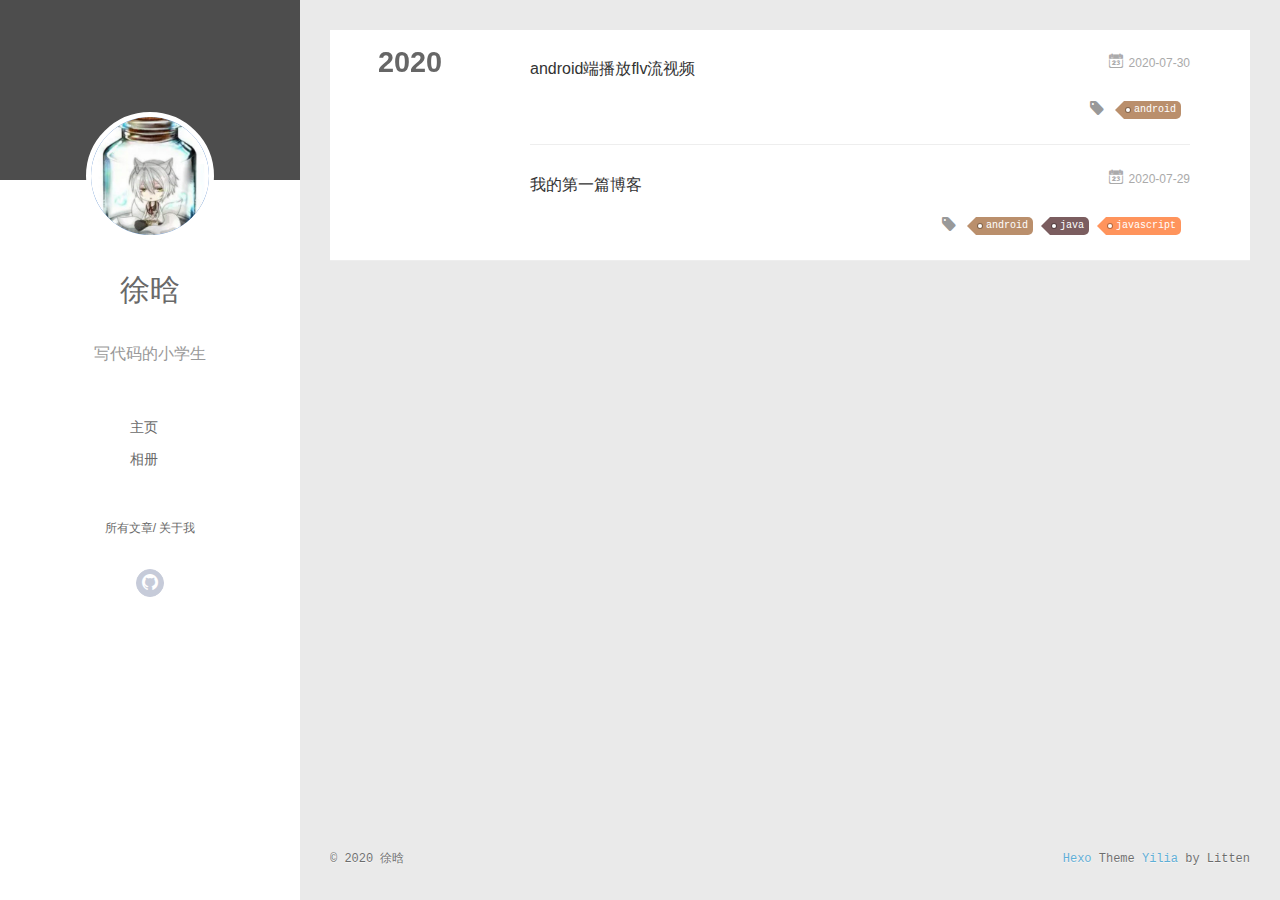
<file: tags/android/index.html>
<!DOCTYPE html>
<html>
<head>
  <meta charset="utf-8">
  
  <meta name="renderer" content="webkit">
  <meta http-equiv="X-UA-Compatible" content="IE=edge" >
  <link rel="dns-prefetch" href="http://xuhan123.cn">
  <title>Tag: android | 徐晗的博客</title>
  <meta name="viewport" content="width=device-width, initial-scale=1, maximum-scale=1">
  <meta property="og:type" content="website">
<meta property="og:title" content="徐晗的博客">
<meta property="og:url" content="http://xuhan123.cn/tags/android/index.html">
<meta property="og:site_name" content="徐晗的博客">
<meta property="og:locale" content="en_US">
<meta property="article:author" content="徐晗">
<meta property="article:tag" content="前端">
<meta property="article:tag" content="js">
<meta property="article:tag" content="jquery">
<meta property="article:tag" content="java">
<meta property="article:tag" content="javascript">
<meta property="article:tag" content="html5">
<meta property="article:tag" content="开发者">
<meta property="article:tag" content="android">
<meta property="article:tag" content="极客">
<meta property="article:tag" content="编程">
<meta property="article:tag" content="代码">
<meta property="article:tag" content="开源">
<meta property="article:tag" content="html">
<meta property="article:tag" content="css">
<meta property="article:tag" content="css3">
<meta property="article:tag" content="用户体验">
<meta property="article:tag" content="闲聊">
<meta name="twitter:card" content="summary">
  
  
    <link rel="icon" href="/assets/img/favicon.ico">
  
  <link rel="stylesheet" type="text/css" href="/./main.43a13c.css">
  <style type="text/css">
  
    #container.show {
      background: linear-gradient(200deg,#a0cfe4,#e8c37e);
    }
  </style>
  

  
<script>
var _hmt = _hmt || [];
(function() {
	var hm = document.createElement("script");
	hm.src = "https://hm.baidu.com/hm.js?a30844fa2bcbce0a9e001fe06cefeddf";
	var s = document.getElementsByTagName("script")[0]; 
	s.parentNode.insertBefore(hm, s);
})();
</script>


  
<meta name="keywords" content="前端,js,jquery,java,javascript,html5,开发者,android,极客,编程,代码,开源,html,css,css3,用户体验,闲聊">

<meta name="generator" content="Hexo 4.2.1"></head>

<body>
  <div id="container" q-class="show:isCtnShow">
    <canvas id="anm-canvas" class="anm-canvas"></canvas>
    <div class="left-col" q-class="show:isShow">
      
<div class="overlay" style="background: #4d4d4d"></div>
<div class="intrude-less">
	<header id="header" class="inner">
		<a href="" class="profilepic">
			<img src="/assets/img/avatar.jpg" class="js-avatar">
		</a>
		<hgroup>
		  <h1 class="header-author"><a href="">徐晗</a></h1>
		</hgroup>
		
		<p class="header-subtitle">写代码的小学生</p>
		

		<nav class="header-menu">
			<ul>
			
				<li><a href="../../index.html">主页</a></li>
	        
				<li><a href="../../photos">相册</a></li>
	        
			</ul>
		</nav>
		<nav class="header-smart-menu">
    		
    			
    			<a q-on="click: openSlider(e, 'innerArchive')" href="javascript:void(0)">所有文章</a>
    			
            
    			
            
    			
    			<a q-on="click: openSlider(e, 'aboutme')" href="javascript:void(0)">关于我</a>
    			
            
		</nav>
		<nav class="header-nav">
			<div class="social">
				
					<a class="github" target="_blank" href="../../https:/github.com/user-xuhan" title="github"><i class="icon-github"></i></a>
		        
			</div>
		</nav>
	</header>		
</div>

    </div>
    <div class="mid-col" q-class="show:isShow,hide:isShow|isFalse">
      
<nav id="mobile-nav">
  	<div class="overlay js-overlay" style="background: #4d4d4d"></div>
	<div class="btnctn js-mobile-btnctn">
  		<div class="slider-trigger list" q-on="click: openSlider(e)"><i class="icon icon-sort"></i></div>
	</div>
	<div class="intrude-less">
		<header id="header" class="inner">
			<div class="profilepic">
				<img src="/assets/img/avatar.jpg" class="js-avatar">
			</div>
			<hgroup>
			  <h1 class="header-author js-header-author">徐晗</h1>
			</hgroup>
			
			<p styoe="align-center" class="header-subtitle">写代码的小学生</p>
			
			
			
				
			
				
			
			
			
			<nav class="header-nav">
				<div class="social">
					
						<a class="github" target="_blank" href="../../https:/github.com/user-xuhan" title="github"><i class="icon-github"></i></a>
			        
				</div>
			</nav>

			<nav class="header-menu js-header-menu">
				<ul style="width: 50%">
				
				
					<li style="width: 50%"><a href="../../index.html">主页</a></li>
		        
					<li style="width: 50%"><a href="../../photos">相册</a></li>
		        
				</ul>
			</nav>
		</header>				
	</div>
	<div class="mobile-mask" style="display:none" q-show="isShow"></div>
</nav>

      <div id="wrapper" class="body-wrap">
        <div class="menu-l">
          <div class="canvas-wrap">
            <canvas data-colors="#eaeaea" data-sectionHeight="100" data-contentId="js-content" id="myCanvas1" class="anm-canvas"></canvas>
          </div>
          <div id="js-content" class="content-ll">
            
  
  
    
    
      
      
      <section class="archives-wrap">
        <div class="archive-year-wrap">
          <a href="../../archives/2020" class="archive-year">2020</a>
        </div>
        <div class="archives">
    
    <article class="archive-article archive-type-post">
  <div class="archive-article-inner">
    <header class="archive-article-header">
      	<div class="article-meta">
	      	<a href="../../2020/07/30/android%E7%AB%AF%E6%92%AD%E6%94%BEflv%E6%B5%81%E8%A7%86%E9%A2%91/" class="archive-article-date">
  	<time datetime="2020-07-30T02:08:22.000Z" itemprop="datePublished"><i class="icon-calendar icon"></i>2020-07-30</time>
</a>
        </div>
    	 
  
    <h1 itemprop="name">
      <a class="archive-article-title" href="../../2020/07/30/android%E7%AB%AF%E6%92%AD%E6%94%BEflv%E6%B5%81%E8%A7%86%E9%A2%91/">android端播放flv流视频</a>
    </h1>
  

        <div class="article-info info-on-right">
          
	<div class="article-tag tagcloud">
		<i class="icon-price-tags icon"></i>
		<ul class="article-tag-list">
			 
        		<li class="article-tag-list-item">
        			<a href="javascript:void(0)" class="js-tag article-tag-list-link color3">android</a>
        		</li>
      		
		</ul>
	</div>

          

        </div>
        <div class="clearfix"></div>
    </header>
  </div>
</article>
  
    
    
    <article class="archive-article archive-type-post">
  <div class="archive-article-inner">
    <header class="archive-article-header">
      	<div class="article-meta">
	      	<a href="../../2020/07/29/%E6%88%91%E7%9A%84%E7%AC%AC%E4%B8%80%E7%AF%87%E5%8D%9A%E5%AE%A2/" class="archive-article-date">
  	<time datetime="2020-07-29T10:01:53.000Z" itemprop="datePublished"><i class="icon-calendar icon"></i>2020-07-29</time>
</a>
        </div>
    	 
  
    <h1 itemprop="name">
      <a class="archive-article-title" href="../../2020/07/29/%E6%88%91%E7%9A%84%E7%AC%AC%E4%B8%80%E7%AF%87%E5%8D%9A%E5%AE%A2/">我的第一篇博客</a>
    </h1>
  

        <div class="article-info info-on-right">
          
	<div class="article-tag tagcloud">
		<i class="icon-price-tags icon"></i>
		<ul class="article-tag-list">
			 
        		<li class="article-tag-list-item">
        			<a href="javascript:void(0)" class="js-tag article-tag-list-link color3">android</a>
        		</li>
      		 
        		<li class="article-tag-list-item">
        			<a href="javascript:void(0)" class="js-tag article-tag-list-link color5">java</a>
        		</li>
      		 
        		<li class="article-tag-list-item">
        			<a href="javascript:void(0)" class="js-tag article-tag-list-link color1">javascript</a>
        		</li>
      		
		</ul>
	</div>

          

        </div>
        <div class="clearfix"></div>
    </header>
  </div>
</article>
  
  
    </div></section>
  

    


          </div>
        </div>
      </div>
      <footer id="footer">
  <div class="outer">
    <div id="footer-info">
    	<div class="footer-left">
    		&copy; 2020 徐晗
    	</div>
      	<div class="footer-right">
      		<a href="http://hexo.io/" target="_blank">Hexo</a>  Theme <a href="https://github.com/litten/hexo-theme-yilia" target="_blank">Yilia</a> by Litten
      	</div>
    </div>
  </div>
</footer>
    </div>
    <script>
	var yiliaConfig = {
		mathjax: false,
		isHome: false,
		isPost: false,
		isArchive: false,
		isTag: true,
		isCategory: false,
		open_in_new: true,
		toc_hide_index: true,
		root: "/",
		innerArchive: true,
		showTags: false
	}
</script>

<script>!function(r){function e(t){if(i[t])return i[t].exports;var n=i[t]={exports:{},id:t,loaded:!1};return r[t].call(n.exports,n,n.exports,e),n.loaded=!0,n.exports}var i={};e.m=r,e.c=i,e.p="./",e(0)}([function(t,n,r){r(220),t.exports=r(216)},function(t,n,r){var d=r(6),y=r(58),g=r(40),x=r(41),b=r(59),m="prototype",S=function(t,n,r){var e,i,o,u,c=t&S.F,f=t&S.G,a=t&S.S,s=t&S.P,l=t&S.B,h=f?d:a?d[n]||(d[n]={}):(d[n]||{})[m],v=f?y:y[n]||(y[n]={}),p=v[m]||(v[m]={});for(e in f&&(r=n),r)o=((i=!c&&h&&void 0!==h[e])?h:r)[e],u=l&&i?b(o,d):s&&"function"==typeof o?b(Function.call,o):o,h&&x(h,e,o,t&S.U),v[e]!=o&&g(v,e,u),s&&p[e]!=o&&(p[e]=o)};d.core=y,S.F=1,S.G=2,S.S=4,S.P=8,S.B=16,S.W=32,S.U=64,S.R=128,t.exports=S},function(t,n){var r=t.exports="undefined"!=typeof window&&window.Math==Math?window:"undefined"!=typeof self&&self.Math==Math?self:Function("return this")();"number"==typeof __g&&(__g=r)},function(t,n,r){var e=r(9);t.exports=function(t){if(!e(t))throw TypeError(t+" is not an object!");return t}},function(t,n){var r=t.exports={version:"2.6.0"};"number"==typeof __e&&(__e=r)},function(t,n,r){var e=r(34)("wks"),i=r(24),o=r(2).Symbol,u="function"==typeof o;(t.exports=function(t){return e[t]||(e[t]=u&&o[t]||(u?o:i)("Symbol."+t))}).store=e},function(t,n){var r=t.exports="undefined"!=typeof window&&window.Math==Math?window:"undefined"!=typeof self&&self.Math==Math?self:Function("return this")();"number"==typeof __g&&(__g=r)},function(t,n){var r={}.hasOwnProperty;t.exports=function(t,n){return r.call(t,n)}},function(t,n){t.exports=function(t){try{return!!t()}catch(t){return!0}}},function(t,n){t.exports=function(t){return"object"==typeof t?null!==t:"function"==typeof t}},function(t,n,r){t.exports=!r(18)(function(){return 7!=Object.defineProperty({},"a",{get:function(){return 7}}).a})},function(t,n,r){var e=r(15),i=r(51),o=r(36),u=Object.defineProperty;n.f=r(10)?Object.defineProperty:function(t,n,r){if(e(t),n=o(n,!0),e(r),i)try{return u(t,n,r)}catch(t){}if("get"in r||"set"in r)throw TypeError("Accessors not supported!");return"value"in r&&(t[n]=r.value),t}},function(t,n,r){var e=r(11),i=r(23);t.exports=r(10)?function(t,n,r){return e.f(t,n,i(1,r))}:function(t,n,r){return t[n]=r,t}},function(t,n){t.exports=function(t){return"object"==typeof t?null!==t:"function"==typeof t}},function(t,n,r){var e=r(75),i=r(31);t.exports=function(t){return e(i(t))}},function(t,n,r){var e=r(13);t.exports=function(t){if(!e(t))throw TypeError(t+" is not an object!");return t}},function(t,n,r){var e=r(131)("wks"),i=r(110),o=r(6).Symbol,u="function"==typeof o;(t.exports=function(t){return e[t]||(e[t]=u&&o[t]||(u?o:i)("Symbol."+t))}).store=e},function(t,n,r){var e=r(61),i=Math.min;t.exports=function(t){return 0<t?i(e(t),9007199254740991):0}},function(t,n){t.exports=function(t){try{return!!t()}catch(t){return!0}}},function(t,n,r){t.exports=!r(8)(function(){return 7!=Object.defineProperty({},"a",{get:function(){return 7}}).a})},function(t,n,r){var e=r(3),i=r(185),o=r(68),u=Object.defineProperty;n.f=r(19)?Object.defineProperty:function(t,n,r){if(e(t),n=o(n,!0),e(r),i)try{return u(t,n,r)}catch(t){}if("get"in r||"set"in r)throw TypeError("Accessors not supported!");return"value"in r&&(t[n]=r.value),t}},function(t,n,r){var d=r(2),y=r(4),g=r(50),x=r(12),b=r(7),m="prototype",S=function(t,n,r){var e,i,o,u=t&S.F,c=t&S.G,f=t&S.S,a=t&S.P,s=t&S.B,l=t&S.W,h=c?y:y[n]||(y[n]={}),v=h[m],p=c?d:f?d[n]:(d[n]||{})[m];for(e in c&&(r=n),r)(i=!u&&p&&void 0!==p[e])&&b(h,e)||(o=i?p[e]:r[e],h[e]=c&&"function"!=typeof p[e]?r[e]:s&&i?g(o,d):l&&p[e]==o?function(e){var t=function(t,n,r){if(this instanceof e){switch(arguments.length){case 0:return new e;case 1:return new e(t);case 2:return new e(t,n)}return new e(t,n,r)}return e.apply(this,arguments)};return t[m]=e[m],t}(o):a&&"function"==typeof o?g(Function.call,o):o,a&&((h.virtual||(h.virtual={}))[e]=o,t&S.R&&v&&!v[e]&&x(v,e,o)))};S.F=1,S.G=2,S.S=4,S.P=8,S.B=16,S.W=32,S.U=64,S.R=128,t.exports=S},function(t,n){t.exports=!0},function(t,n){t.exports=function(t,n){return{enumerable:!(1&t),configurable:!(2&t),writable:!(4&t),value:n}}},function(t,n){var r=0,e=Math.random();t.exports=function(t){return"Symbol(".concat(void 0===t?"":t,")_",(++r+e).toString(36))}},function(t,n,r){var e=r(66);t.exports=function(t){return Object(e(t))}},function(t,n){t.exports={}},function(t,n,r){var e=r(54),i=r(32);t.exports=Object.keys||function(t){return e(t,i)}},function(t,n){n.f={}.propertyIsEnumerable},function(t,n,r){var e=r(11).f,i=r(7),o=r(5)("toStringTag");t.exports=function(t,n,r){t&&!i(t=r?t:t.prototype,o)&&e(t,o,{configurable:!0,value:n})}},function(t,n,r){n.f=r(5)},function(t,n){t.exports=function(t){if(null==t)throw TypeError("Can't call method on  "+t);return t}},function(t,n){t.exports="constructor,hasOwnProperty,isPrototypeOf,propertyIsEnumerable,toLocaleString,toString,valueOf".split(",")},function(t,n,r){var e=r(34)("keys"),i=r(24);t.exports=function(t){return e[t]||(e[t]=i(t))}},function(t,n,r){var e=r(4),i=r(2),o="__core-js_shared__",u=i[o]||(i[o]={});(t.exports=function(t,n){return u[t]||(u[t]=void 0!==n?n:{})})("versions",[]).push({version:e.version,mode:r(22)?"pure":"global",copyright:"© 2018 Denis Pushkarev (zloirock.ru)"})},function(t,n){var r=Math.ceil,e=Math.floor;t.exports=function(t){return isNaN(t=+t)?0:(0<t?e:r)(t)}},function(t,n,r){var i=r(13);t.exports=function(t,n){if(!i(t))return t;var r,e;if(n&&"function"==typeof(r=t.toString)&&!i(e=r.call(t)))return e;if("function"==typeof(r=t.valueOf)&&!i(e=r.call(t)))return e;if(!n&&"function"==typeof(r=t.toString)&&!i(e=r.call(t)))return e;throw TypeError("Can't convert object to primitive value")}},function(t,n,r){var e=r(2),i=r(4),o=r(22),u=r(30),c=r(11).f;t.exports=function(t){var n=i.Symbol||(i.Symbol=o?{}:e.Symbol||{});"_"==t.charAt(0)||t in n||c(n,t,{value:u.f(t)})}},function(t,n){t.exports=function(t){if("function"!=typeof t)throw TypeError(t+" is not a function!");return t}},function(t,n){var r={}.toString;t.exports=function(t){return r.call(t).slice(8,-1)}},function(t,n,r){var e=r(20),i=r(106);t.exports=r(19)?function(t,n,r){return e.f(t,n,i(1,r))}:function(t,n,r){return t[n]=r,t}},function(t,n,r){var o=r(6),u=r(40),c=r(46),f=r(110)("src"),e="toString",i=Function[e],a=(""+i).split(e);r(58).inspectSource=function(t){return i.call(t)},(t.exports=function(t,n,r,e){var i="function"==typeof r;i&&(c(r,"name")||u(r,"name",n)),t[n]!==r&&(i&&(c(r,f)||u(r,f,t[n]?""+t[n]:a.join(String(n)))),t===o?t[n]=r:e?t[n]?t[n]=r:u(t,n,r):(delete t[n],u(t,n,r)))})(Function.prototype,e,function(){return"function"==typeof this&&this[f]||i.call(this)})},function(t,n,r){var e=r(1),i=r(8),u=r(66),c=/"/g,o=function(t,n,r,e){var i=String(u(t)),o="<"+n;return""!==r&&(o+=" "+r+'="'+String(e).replace(c,"&quot;")+'"'),o+">"+i+"</"+n+">"};t.exports=function(n,t){var r={};r[n]=t(o),e(e.P+e.F*i(function(){var t=""[n]('"');return t!==t.toLowerCase()||3<t.split('"').length}),"String",r)}},function(t,n,r){var e=r(13),i=r(2).document,o=e(i)&&e(i.createElement);t.exports=function(t){return o?i.createElement(t):{}}},function(t,n,e){var i=e(15),o=e(92),u=e(32),c=e(33)("IE_PROTO"),f=function(){},a="prototype",s=function(){var t,n=e(43)("iframe"),r=u.length;for(n.style.display="none",e(74).appendChild(n),n.src="javascript:",(t=n.contentWindow.document).open(),t.write("<script>document.F=Object<\/script>"),t.close(),s=t.F;r--;)delete s[a][u[r]];return s()};t.exports=Object.create||function(t,n){var r;return null!==t?(f[a]=i(t),r=new f,f[a]=null,r[c]=t):r=s(),void 0===n?r:o(r,n)}},function(t,n){n.f=Object.getOwnPropertySymbols},function(t,n){var r={}.hasOwnProperty;t.exports=function(t,n){return r.call(t,n)}},function(t,n,r){var e=r(118),i=r(106),o=r(49),u=r(68),c=r(46),f=r(185),a=Object.getOwnPropertyDescriptor;n.f=r(19)?a:function(t,n){if(t=o(t),n=u(n,!0),f)try{return a(t,n)}catch(t){}if(c(t,n))return i(!e.f.call(t,n),t[n])}},function(t,n,r){var e=r(46),i=r(25),o=r(160)("IE_PROTO"),u=Object.prototype;t.exports=Object.getPrototypeOf||function(t){return t=i(t),e(t,o)?t[o]:"function"==typeof t.constructor&&t instanceof t.constructor?t.constructor.prototype:t instanceof Object?u:null}},function(t,n,r){var e=r(117),i=r(66);t.exports=function(t){return e(i(t))}},function(t,n,r){var o=r(62);t.exports=function(e,i,t){if(o(e),void 0===i)return e;switch(t){case 1:return function(t){return e.call(i,t)};case 2:return function(t,n){return e.call(i,t,n)};case 3:return function(t,n,r){return e.call(i,t,n,r)}}return function(){return e.apply(i,arguments)}}},function(t,n,r){t.exports=!r(10)&&!r(18)(function(){return 7!=Object.defineProperty(r(43)("div"),"a",{get:function(){return 7}}).a})},function(t,n,r){"use strict";var b=r(22),m=r(21),S=r(55),w=r(12),_=r(26),O=r(90),E=r(29),M=r(77),P=r(5)("iterator"),j=!([].keys&&"next"in[].keys()),F="values",A=function(){return this};t.exports=function(t,n,r,e,i,o,u){O(r,n,e);var c,f,a,s=function(t){if(!j&&t in p)return p[t];switch(t){case"keys":case F:return function(){return new r(this,t)}}return function(){return new r(this,t)}},l=n+" Iterator",h=i==F,v=!1,p=t.prototype,d=p[P]||p["@@iterator"]||i&&p[i],y=d||s(i),g=i?h?s("entries"):y:void 0,x="Array"==n&&p.entries||d;if(x&&((a=M(x.call(new t)))!==Object.prototype&&a.next&&(E(a,l,!0),b||"function"==typeof a[P]||w(a,P,A))),h&&d&&d.name!==F&&(v=!0,y=function(){return d.call(this)}),b&&!u||!j&&!v&&p[P]||w(p,P,y),_[n]=y,_[l]=A,i)if(c={values:h?y:s(F),keys:o?y:s("keys"),entries:g},u)for(f in c)f in p||S(p,f,c[f]);else m(m.P+m.F*(j||v),n,c);return c}},function(t,n,r){var e=r(54),i=r(32).concat("length","prototype");n.f=Object.getOwnPropertyNames||function(t){return e(t,i)}},function(t,n,r){var u=r(7),c=r(14),f=r(87)(!1),a=r(33)("IE_PROTO");t.exports=function(t,n){var r,e=c(t),i=0,o=[];for(r in e)r!=a&&u(e,r)&&o.push(r);for(;n.length>i;)u(e,r=n[i++])&&(~f(o,r)||o.push(r));return o}},function(t,n,r){t.exports=r(12)},function(t,n,r){var e=r(31);t.exports=function(t){return Object(e(t))}},function(t,n){var r={}.toString;t.exports=function(t){return r.call(t).slice(8,-1)}},function(t,n){var r=t.exports={version:"2.6.0"};"number"==typeof __e&&(__e=r)},function(t,n,r){var o=r(38);t.exports=function(e,i,t){if(o(e),void 0===i)return e;switch(t){case 1:return function(t){return e.call(i,t)};case 2:return function(t,n){return e.call(i,t,n)};case 3:return function(t,n,r){return e.call(i,t,n,r)}}return function(){return e.apply(i,arguments)}}},function(t,n,r){"use strict";var e=r(8);t.exports=function(t,n){return!!t&&e(function(){n?t.call(null,function(){},1):t.call(null)})}},function(t,n){var r=Math.ceil,e=Math.floor;t.exports=function(t){return isNaN(t=+t)?0:(0<t?e:r)(t)}},function(t,n){t.exports=function(t){if("function"!=typeof t)throw TypeError(t+" is not a function!");return t}},function(t,n,r){"use strict";var e=r(95)(!0);r(52)(String,"String",function(t){this._t=String(t),this._i=0},function(){var t,n=this._t,r=this._i;return r>=n.length?{value:void 0,done:!0}:(t=e(n,r),this._i+=t.length,{value:t,done:!1})})},function(t,n,r){r(97);for(var e=r(2),i=r(12),o=r(26),u=r(5)("toStringTag"),c="CSSRuleList,CSSStyleDeclaration,CSSValueList,ClientRectList,DOMRectList,DOMStringList,DOMTokenList,DataTransferItemList,FileList,HTMLAllCollection,HTMLCollection,HTMLFormElement,HTMLSelectElement,MediaList,MimeTypeArray,NamedNodeMap,NodeList,PaintRequestList,Plugin,PluginArray,SVGLengthList,SVGNumberList,SVGPathSegList,SVGPointList,SVGStringList,SVGTransformList,SourceBufferList,StyleSheetList,TextTrackCueList,TextTrackList,TouchList".split(","),f=0;f<c.length;f++){var a=c[f],s=e[a],l=s&&s.prototype;l&&!l[u]&&i(l,u,a),o[a]=o.Array}},function(t,n,r){var b=r(59),m=r(117),S=r(25),w=r(17),e=r(144);t.exports=function(l,t){var h=1==l,v=2==l,p=3==l,d=4==l,y=6==l,g=5==l||y,x=t||e;return function(t,n,r){for(var e,i,o=S(t),u=m(o),c=b(n,r,3),f=w(u.length),a=0,s=h?x(t,f):v?x(t,0):void 0;a<f;a++)if((g||a in u)&&(i=c(e=u[a],a,o),l))if(h)s[a]=i;else if(i)switch(l){case 3:return!0;case 5:return e;case 6:return a;case 2:s.push(e)}else if(d)return!1;return y?-1:p||d?d:s}}},function(t,n){t.exports=function(t){if(null==t)throw TypeError("Can't call method on  "+t);return t}},function(t,n,r){var i=r(1),o=r(58),u=r(8);t.exports=function(t,n){var r=(o.Object||{})[t]||Object[t],e={};e[t]=n(r),i(i.S+i.F*u(function(){r(1)}),"Object",e)}},function(t,n,r){var i=r(9);t.exports=function(t,n){if(!i(t))return t;var r,e;if(n&&"function"==typeof(r=t.toString)&&!i(e=r.call(t)))return e;if("function"==typeof(r=t.valueOf)&&!i(e=r.call(t)))return e;if(!n&&"function"==typeof(r=t.toString)&&!i(e=r.call(t)))return e;throw TypeError("Can't convert object to primitive value")}},function(t,n,r){var e=r(28),i=r(23),o=r(14),u=r(36),c=r(7),f=r(51),a=Object.getOwnPropertyDescriptor;n.f=r(10)?a:function(t,n){if(t=o(t),n=u(n,!0),f)try{return a(t,n)}catch(t){}if(c(t,n))return i(!e.f.call(t,n),t[n])}},function(t,n,r){var o=r(207),e=r(1),i=r(131)("metadata"),u=i.store||(i.store=new(r(211))),c=function(t,n,r){var e=u.get(t);if(!e){if(!r)return;u.set(t,e=new o)}var i=e.get(n);if(!i){if(!r)return;e.set(n,i=new o)}return i};t.exports={store:u,map:c,has:function(t,n,r){var e=c(n,r,!1);return void 0!==e&&e.has(t)},get:function(t,n,r){var e=c(n,r,!1);return void 0===e?void 0:e.get(t)},set:function(t,n,r,e){c(r,e,!0).set(t,n)},keys:function(t,n){var r=c(t,n,!1),e=[];return r&&r.forEach(function(t,n){e.push(n)}),e},key:function(t){return void 0===t||"symbol"==typeof t?t:String(t)},exp:function(t){e(e.S,"Reflect",t)}}},function(t,n,r){"use strict";if(r(19)){var g=r(81),x=r(6),b=r(8),m=r(1),S=r(133),e=r(165),h=r(59),w=r(101),i=r(106),_=r(40),o=r(107),u=r(61),O=r(17),E=r(205),c=r(109),f=r(68),a=r(46),M=r(111),P=r(9),v=r(25),p=r(151),j=r(103),F=r(48),A=r(104).f,d=r(167),s=r(110),l=r(16),y=r(65),I=r(120),L=r(119),N=r(168),T=r(112),k=r(125),R=r(108),C=r(143),D=r(177),G=r(20),W=r(47),U=G.f,V=W.f,B=x.RangeError,q=x.TypeError,z=x.Uint8Array,H="ArrayBuffer",K="Shared"+H,J="BYTES_PER_ELEMENT",$="prototype",Y=Array[$],X=e.ArrayBuffer,Q=e.DataView,Z=y(0),tt=y(2),nt=y(3),rt=y(4),et=y(5),it=y(6),ot=I(!0),ut=I(!1),ct=N.values,ft=N.keys,at=N.entries,st=Y.lastIndexOf,lt=Y.reduce,ht=Y.reduceRight,vt=Y.join,pt=Y.sort,dt=Y.slice,yt=Y.toString,gt=Y.toLocaleString,xt=l("iterator"),bt=l("toStringTag"),mt=s("typed_constructor"),St=s("def_constructor"),wt=S.CONSTR,_t=S.TYPED,Ot=S.VIEW,Et="Wrong length!",Mt=y(1,function(t,n){return It(L(t,t[St]),n)}),Pt=b(function(){return 1===new z(new Uint16Array([1]).buffer)[0]}),jt=!!z&&!!z[$].set&&b(function(){new z(1).set({})}),Ft=function(t,n){var r=u(t);if(r<0||r%n)throw B("Wrong offset!");return r},At=function(t){if(P(t)&&_t in t)return t;throw q(t+" is not a typed array!")},It=function(t,n){if(!(P(t)&&mt in t))throw q("It is not a typed array constructor!");return new t(n)},Lt=function(t,n){return Nt(L(t,t[St]),n)},Nt=function(t,n){for(var r=0,e=n.length,i=It(t,e);r<e;)i[r]=n[r++];return i},Tt=function(t,n,r){U(t,n,{get:function(){return this._d[r]}})},kt=function(t){var n,r,e,i,o,u,c=v(t),f=arguments.length,a=1<f?arguments[1]:void 0,s=void 0!==a,l=d(c);if(null!=l&&!p(l)){for(u=l.call(c),e=[],n=0;!(o=u.next()).done;n++)e.push(o.value);c=e}for(s&&2<f&&(a=h(a,arguments[2],2)),n=0,r=O(c.length),i=It(this,r);n<r;n++)i[n]=s?a(c[n],n):c[n];return i},Rt=function(){for(var t=0,n=arguments.length,r=It(this,n);t<n;)r[t]=arguments[t++];return r},Ct=!!z&&b(function(){gt.call(new z(1))}),Dt=function(){return gt.apply(Ct?dt.call(At(this)):At(this),arguments)},Gt={copyWithin:function(t,n){return D.call(At(this),t,n,2<arguments.length?arguments[2]:void 0)},every:function(t){return rt(At(this),t,1<arguments.length?arguments[1]:void 0)},fill:function(t){return C.apply(At(this),arguments)},filter:function(t){return Lt(this,tt(At(this),t,1<arguments.length?arguments[1]:void 0))},find:function(t){return et(At(this),t,1<arguments.length?arguments[1]:void 0)},findIndex:function(t){return it(At(this),t,1<arguments.length?arguments[1]:void 0)},forEach:function(t){Z(At(this),t,1<arguments.length?arguments[1]:void 0)},indexOf:function(t){return ut(At(this),t,1<arguments.length?arguments[1]:void 0)},includes:function(t){return ot(At(this),t,1<arguments.length?arguments[1]:void 0)},join:function(t){return vt.apply(At(this),arguments)},lastIndexOf:function(t){return st.apply(At(this),arguments)},map:function(t){return Mt(At(this),t,1<arguments.length?arguments[1]:void 0)},reduce:function(t){return lt.apply(At(this),arguments)},reduceRight:function(t){return ht.apply(At(this),arguments)},reverse:function(){for(var t,n=this,r=At(n).length,e=Math.floor(r/2),i=0;i<e;)t=n[i],n[i++]=n[--r],n[r]=t;return n},some:function(t){return nt(At(this),t,1<arguments.length?arguments[1]:void 0)},sort:function(t){return pt.call(At(this),t)},subarray:function(t,n){var r=At(this),e=r.length,i=c(t,e);return new(L(r,r[St]))(r.buffer,r.byteOffset+i*r.BYTES_PER_ELEMENT,O((void 0===n?e:c(n,e))-i))}},Wt=function(t,n){return Lt(this,dt.call(At(this),t,n))},Ut=function(t){At(this);var n=Ft(arguments[1],1),r=this.length,e=v(t),i=O(e.length),o=0;if(r<i+n)throw B(Et);for(;o<i;)this[n+o]=e[o++]},Vt={entries:function(){return at.call(At(this))},keys:function(){return ft.call(At(this))},values:function(){return ct.call(At(this))}},Bt=function(t,n){return P(t)&&t[_t]&&"symbol"!=typeof n&&n in t&&String(+n)==String(n)},qt=function(t,n){return Bt(t,n=f(n,!0))?i(2,t[n]):V(t,n)},zt=function(t,n,r){return!(Bt(t,n=f(n,!0))&&P(r)&&a(r,"value"))||a(r,"get")||a(r,"set")||r.configurable||a(r,"writable")&&!r.writable||a(r,"enumerable")&&!r.enumerable?U(t,n,r):(t[n]=r.value,t)};wt||(W.f=qt,G.f=zt),m(m.S+m.F*!wt,"Object",{getOwnPropertyDescriptor:qt,defineProperty:zt}),b(function(){yt.call({})})&&(yt=gt=function(){return vt.call(this)});var Ht=o({},Gt);o(Ht,Vt),_(Ht,xt,Vt.values),o(Ht,{slice:Wt,set:Ut,constructor:function(){},toString:yt,toLocaleString:Dt}),Tt(Ht,"buffer","b"),Tt(Ht,"byteOffset","o"),Tt(Ht,"byteLength","l"),Tt(Ht,"length","e"),U(Ht,bt,{get:function(){return this[_t]}}),t.exports=function(t,l,n,o){var h=t+((o=!!o)?"Clamped":"")+"Array",r="get"+t,u="set"+t,v=x[h],c=v||{},e=v&&F(v),i=!v||!S.ABV,f={},a=v&&v[$],p=function(t,i){U(t,i,{get:function(){return t=i,(n=this._d).v[r](t*l+n.o,Pt);var t,n},set:function(t){return n=i,r=t,e=this._d,o&&(r=(r=Math.round(r))<0?0:255<r?255:255&r),void e.v[u](n*l+e.o,r,Pt);var n,r,e},enumerable:!0})};i?(v=n(function(t,n,r,e){w(t,v,h,"_d");var i,o,u,c,f=0,a=0;if(P(n)){if(!(n instanceof X||(c=M(n))==H||c==K))return _t in n?Nt(v,n):kt.call(v,n);i=n,a=Ft(r,l);var s=n.byteLength;if(void 0===e){if(s%l)throw B(Et);if((o=s-a)<0)throw B(Et)}else if(s<(o=O(e)*l)+a)throw B(Et);u=o/l}else u=E(n),i=new X(o=u*l);for(_(t,"_d",{b:i,o:a,l:o,e:u,v:new Q(i)});f<u;)p(t,f++)}),a=v[$]=j(Ht),_(a,"constructor",v)):b(function(){v(1)})&&b(function(){new v(-1)})&&k(function(t){new v,new v(null),new v(1.5),new v(t)},!0)||(v=n(function(t,n,r,e){var i;return w(t,v,h),P(n)?n instanceof X||(i=M(n))==H||i==K?void 0!==e?new c(n,Ft(r,l),e):void 0!==r?new c(n,Ft(r,l)):new c(n):_t in n?Nt(v,n):kt.call(v,n):new c(E(n))}),Z(e!==Function.prototype?A(c).concat(A(e)):A(c),function(t){t in v||_(v,t,c[t])}),v[$]=a,g||(a.constructor=v));var s=a[xt],d=!!s&&("values"==s.name||null==s.name),y=Vt.values;_(v,mt,!0),_(a,_t,h),_(a,Ot,!0),_(a,St,v),(o?new v(1)[bt]==h:bt in a)||U(a,bt,{get:function(){return h}}),f[h]=v,m(m.G+m.W+m.F*(v!=c),f),m(m.S,h,{BYTES_PER_ELEMENT:l}),m(m.S+m.F*b(function(){c.of.call(v,1)}),h,{from:kt,of:Rt}),J in a||_(a,J,l),m(m.P,h,Gt),R(h),m(m.P+m.F*jt,h,{set:Ut}),m(m.P+m.F*!d,h,Vt),g||a.toString==yt||(a.toString=yt),m(m.P+m.F*b(function(){new v(1).slice()}),h,{slice:Wt}),m(m.P+m.F*(b(function(){return[1,2].toLocaleString()!=new v([1,2]).toLocaleString()})||!b(function(){a.toLocaleString.call([1,2])})),h,{toLocaleString:Dt}),T[h]=d?s:y,g||d||_(a,xt,y)}}else t.exports=function(){}},function(t,n,r){t.exports={default:r(84),__esModule:!0}},function(t,n,r){t.exports={default:r(85),__esModule:!0}},function(t,n,r){var e=r(2).document;t.exports=e&&e.documentElement},function(t,n,r){var e=r(39);t.exports=Object("z").propertyIsEnumerable(0)?Object:function(t){return"String"==e(t)?t.split(""):Object(t)}},function(t,n,r){var e=r(24)("meta"),i=r(13),o=r(7),u=r(11).f,c=0,f=Object.isExtensible||function(){return!0},a=!r(18)(function(){return f(Object.preventExtensions({}))}),s=function(t){u(t,e,{value:{i:"O"+ ++c,w:{}}})},l=t.exports={KEY:e,NEED:!1,fastKey:function(t,n){if(!i(t))return"symbol"==typeof t?t:("string"==typeof t?"S":"P")+t;if(!o(t,e)){if(!f(t))return"F";if(!n)return"E";s(t)}return t[e].i},getWeak:function(t,n){if(!o(t,e)){if(!f(t))return!0;if(!n)return!1;s(t)}return t[e].w},onFreeze:function(t){return a&&l.NEED&&f(t)&&!o(t,e)&&s(t),t}}},function(t,n,r){var e=r(7),i=r(56),o=r(33)("IE_PROTO"),u=Object.prototype;t.exports=Object.getPrototypeOf||function(t){return t=i(t),e(t,o)?t[o]:"function"==typeof t.constructor&&t instanceof t.constructor?t.constructor.prototype:t instanceof Object?u:null}},function(t,n,r){var e=r(35),i=Math.min;t.exports=function(t){return 0<t?i(e(t),9007199254740991):0}},function(t,n){},function(t,n,r){var e=r(16)("unscopables"),i=Array.prototype;null==i[e]&&r(40)(i,e,{}),t.exports=function(t){i[e][t]=!0}},function(t,n){t.exports=!1},function(t,n,r){var e=r(110)("meta"),i=r(9),o=r(46),u=r(20).f,c=0,f=Object.isExtensible||function(){return!0},a=!r(8)(function(){return f(Object.preventExtensions({}))}),s=function(t){u(t,e,{value:{i:"O"+ ++c,w:{}}})},l=t.exports={KEY:e,NEED:!1,fastKey:function(t,n){if(!i(t))return"symbol"==typeof t?t:("string"==typeof t?"S":"P")+t;if(!o(t,e)){if(!f(t))return"F";if(!n)return"E";s(t)}return t[e].i},getWeak:function(t,n){if(!o(t,e)){if(!f(t))return!0;if(!n)return!1;s(t)}return t[e].w},onFreeze:function(t){return a&&l.NEED&&f(t)&&!o(t,e)&&s(t),t}}},function(t,n,r){"use strict";function e(t){return t&&t.__esModule?t:{default:t}}n.__esModule=!0;var i=e(r(73)),o=e(r(72)),u="function"==typeof o.default&&"symbol"==typeof i.default?function(t){return typeof t}:function(t){return t&&"function"==typeof o.default&&t.constructor===o.default&&t!==o.default.prototype?"symbol":typeof t};n.default="function"==typeof o.default&&"symbol"===u(i.default)?function(t){return void 0===t?"undefined":u(t)}:function(t){return t&&"function"==typeof o.default&&t.constructor===o.default&&t!==o.default.prototype?"symbol":void 0===t?"undefined":u(t)}},function(t,n,r){r(98),r(79),r(99),r(100),t.exports=r(4).Symbol},function(t,n,r){r(63),r(64),t.exports=r(30).f("iterator")},function(t,n){t.exports=function(){}},function(t,n,r){var f=r(14),a=r(78),s=r(96);t.exports=function(c){return function(t,n,r){var e,i=f(t),o=a(i.length),u=s(r,o);if(c&&n!=n){for(;u<o;)if((e=i[u++])!=e)return!0}else for(;u<o;u++)if((c||u in i)&&i[u]===n)return c||u||0;return!c&&-1}}},function(t,n,r){var c=r(27),f=r(45),a=r(28);t.exports=function(t){var n=c(t),r=f.f;if(r)for(var e,i=r(t),o=a.f,u=0;i.length>u;)o.call(t,e=i[u++])&&n.push(e);return n}},function(t,n,r){var e=r(39);t.exports=Array.isArray||function(t){return"Array"==e(t)}},function(t,n,r){"use strict";var e=r(44),i=r(23),o=r(29),u={};r(12)(u,r(5)("iterator"),function(){return this}),t.exports=function(t,n,r){t.prototype=e(u,{next:i(1,r)}),o(t,n+" Iterator")}},function(t,n){t.exports=function(t,n){return{value:n,done:!!t}}},function(t,n,r){var u=r(11),c=r(15),f=r(27);t.exports=r(10)?Object.defineProperties:function(t,n){c(t);for(var r,e=f(n),i=e.length,o=0;o<i;)u.f(t,r=e[o++],n[r]);return t}},function(t,n,r){var e=r(14),i=r(53).f,o={}.toString,u="object"==typeof window&&window&&Object.getOwnPropertyNames?Object.getOwnPropertyNames(window):[];t.exports.f=function(t){return u&&"[object Window]"==o.call(t)?function(t){try{return i(t)}catch(t){return u.slice()}}(t):i(e(t))}},,function(t,n,r){var f=r(35),a=r(31);t.exports=function(c){return function(t,n){var r,e,i=String(a(t)),o=f(n),u=i.length;return o<0||u<=o?c?"":void 0:(r=i.charCodeAt(o))<55296||56319<r||o+1===u||(e=i.charCodeAt(o+1))<56320||57343<e?c?i.charAt(o):r:c?i.slice(o,o+2):e-56320+(r-55296<<10)+65536}}},function(t,n,r){var e=r(35),i=Math.max,o=Math.min;t.exports=function(t,n){return(t=e(t))<0?i(t+n,0):o(t,n)}},function(t,n,r){"use strict";var e=r(86),i=r(91),o=r(26),u=r(14);t.exports=r(52)(Array,"Array",function(t,n){this._t=u(t),this._i=0,this._k=n},function(){var t=this._t,n=this._k,r=this._i++;return!t||r>=t.length?(this._t=void 0,i(1)):i(0,"keys"==n?r:"values"==n?t[r]:[r,t[r]])},"values"),o.Arguments=o.Array,e("keys"),e("values"),e("entries")},function(t,n,r){"use strict";var e=r(2),u=r(7),i=r(10),o=r(21),c=r(55),f=r(76).KEY,a=r(18),s=r(34),l=r(29),h=r(24),v=r(5),p=r(30),d=r(37),y=r(88),g=r(89),x=r(15),b=r(13),m=r(14),S=r(36),w=r(23),_=r(44),O=r(93),E=r(69),M=r(11),P=r(27),j=E.f,F=M.f,A=O.f,I=e.Symbol,L=e.JSON,N=L&&L.stringify,T="prototype",k=v("_hidden"),R=v("toPrimitive"),C={}.propertyIsEnumerable,D=s("symbol-registry"),G=s("symbols"),W=s("op-symbols"),U=Object[T],V="function"==typeof I,B=e.QObject,q=!B||!B[T]||!B[T].findChild,z=i&&a(function(){return 7!=_(F({},"a",{get:function(){return F(this,"a",{value:7}).a}})).a})?function(t,n,r){var e=j(U,n);e&&delete U[n],F(t,n,r),e&&t!==U&&F(U,n,e)}:F,H=function(t){var n=G[t]=_(I[T]);return n._k=t,n},K=V&&"symbol"==typeof I.iterator?function(t){return"symbol"==typeof t}:function(t){return t instanceof I},J=function(t,n,r){return t===U&&J(W,n,r),x(t),n=S(n,!0),x(r),u(G,n)?(r.enumerable?(u(t,k)&&t[k][n]&&(t[k][n]=!1),r=_(r,{enumerable:w(0,!1)})):(u(t,k)||F(t,k,w(1,{})),t[k][n]=!0),z(t,n,r)):F(t,n,r)},$=function(t,n){x(t);for(var r,e=y(n=m(n)),i=0,o=e.length;i<o;)J(t,r=e[i++],n[r]);return t},Y=function(t){var n=C.call(this,t=S(t,!0));return!(this===U&&u(G,t)&&!u(W,t))&&(!(n||!u(this,t)||!u(G,t)||u(this,k)&&this[k][t])||n)},X=function(t,n){if(t=m(t),n=S(n,!0),t!==U||!u(G,n)||u(W,n)){var r=j(t,n);return!r||!u(G,n)||u(t,k)&&t[k][n]||(r.enumerable=!0),r}},Q=function(t){for(var n,r=A(m(t)),e=[],i=0;r.length>i;)u(G,n=r[i++])||n==k||n==f||e.push(n);return e},Z=function(t){for(var n,r=t===U,e=A(r?W:m(t)),i=[],o=0;e.length>o;)!u(G,n=e[o++])||r&&!u(U,n)||i.push(G[n]);return i};V||(c((I=function(){if(this instanceof I)throw TypeError("Symbol is not a constructor!");var n=h(0<arguments.length?arguments[0]:void 0),r=function(t){this===U&&r.call(W,t),u(this,k)&&u(this[k],n)&&(this[k][n]=!1),z(this,n,w(1,t))};return i&&q&&z(U,n,{configurable:!0,set:r}),H(n)})[T],"toString",function(){return this._k}),E.f=X,M.f=J,r(53).f=O.f=Q,r(28).f=Y,r(45).f=Z,i&&!r(22)&&c(U,"propertyIsEnumerable",Y,!0),p.f=function(t){return H(v(t))}),o(o.G+o.W+o.F*!V,{Symbol:I});for(var tt="hasInstance,isConcatSpreadable,iterator,match,replace,search,species,split,toPrimitive,toStringTag,unscopables".split(","),nt=0;tt.length>nt;)v(tt[nt++]);for(var rt=P(v.store),et=0;rt.length>et;)d(rt[et++]);o(o.S+o.F*!V,"Symbol",{for:function(t){return u(D,t+="")?D[t]:D[t]=I(t)},keyFor:function(t){if(!K(t))throw TypeError(t+" is not a symbol!");for(var n in D)if(D[n]===t)return n},useSetter:function(){q=!0},useSimple:function(){q=!1}}),o(o.S+o.F*!V,"Object",{create:function(t,n){return void 0===n?_(t):$(_(t),n)},defineProperty:J,defineProperties:$,getOwnPropertyDescriptor:X,getOwnPropertyNames:Q,getOwnPropertySymbols:Z}),L&&o(o.S+o.F*(!V||a(function(){var t=I();return"[null]"!=N([t])||"{}"!=N({a:t})||"{}"!=N(Object(t))})),"JSON",{stringify:function(t){for(var n,r,e=[t],i=1;arguments.length>i;)e.push(arguments[i++]);if(r=n=e[1],(b(n)||void 0!==t)&&!K(t))return g(n)||(n=function(t,n){if("function"==typeof r&&(n=r.call(this,t,n)),!K(n))return n}),e[1]=n,N.apply(L,e)}}),I[T][R]||r(12)(I[T],R,I[T].valueOf),l(I,"Symbol"),l(Math,"Math",!0),l(e.JSON,"JSON",!0)},function(t,n,r){r(37)("asyncIterator")},function(t,n,r){r(37)("observable")},function(t,n){t.exports=function(t,n,r,e){if(!(t instanceof n)||void 0!==e&&e in t)throw TypeError(r+": incorrect invocation!");return t}},function(t,n,r){var h=r(59),v=r(188),p=r(151),d=r(3),y=r(17),g=r(167),x={},b={};(n=t.exports=function(t,n,r,e,i){var o,u,c,f,a=i?function(){return t}:g(t),s=h(r,e,n?2:1),l=0;if("function"!=typeof a)throw TypeError(t+" is not iterable!");if(p(a)){for(o=y(t.length);l<o;l++)if((f=n?s(d(u=t[l])[0],u[1]):s(t[l]))===x||f===b)return f}else for(c=a.call(t);!(u=c.next()).done;)if((f=v(c,s,u.value,n))===x||f===b)return f}).BREAK=x,n.RETURN=b},function(t,n,e){var i=e(3),o=e(194),u=e(147),c=e(160)("IE_PROTO"),f=function(){},a="prototype",s=function(){var t,n=e(146)("iframe"),r=u.length;for(n.style.display="none",e(149).appendChild(n),n.src="javascript:",(t=n.contentWindow.document).open(),t.write("<script>document.F=Object<\/script>"),t.close(),s=t.F;r--;)delete s[a][u[r]];return s()};t.exports=Object.create||function(t,n){var r;return null!==t?(f[a]=i(t),r=new f,f[a]=null,r[c]=t):r=s(),void 0===n?r:o(r,n)}},function(t,n,r){var e=r(196),i=r(147).concat("length","prototype");n.f=Object.getOwnPropertyNames||function(t){return e(t,i)}},function(t,n,r){var e=r(196),i=r(147);t.exports=Object.keys||function(t){return e(t,i)}},function(t,n){t.exports=function(t,n){return{enumerable:!(1&t),configurable:!(2&t),writable:!(4&t),value:n}}},function(t,n,r){var i=r(41);t.exports=function(t,n,r){for(var e in n)i(t,e,n[e],r);return t}},function(t,n,r){"use strict";var e=r(6),i=r(20),o=r(19),u=r(16)("species");t.exports=function(t){var n=e[t];o&&n&&!n[u]&&i.f(n,u,{configurable:!0,get:function(){return this}})}},function(t,n,r){var e=r(61),i=Math.max,o=Math.min;t.exports=function(t,n){return(t=e(t))<0?i(t+n,0):o(t,n)}},function(t,n){var r=0,e=Math.random();t.exports=function(t){return"Symbol(".concat(void 0===t?"":t,")_",(++r+e).toString(36))}},function(t,n,r){var i=r(57),o=r(16)("toStringTag"),u="Arguments"==i(function(){return arguments}());t.exports=function(t){var n,r,e;return void 0===t?"Undefined":null===t?"Null":"string"==typeof(r=function(t,n){try{return t[n]}catch(t){}}(n=Object(t),o))?r:u?i(n):"Object"==(e=i(n))&&"function"==typeof n.callee?"Arguments":e}},function(t,n){t.exports={}},function(t,n,r){var e=r(20).f,i=r(46),o=r(16)("toStringTag");t.exports=function(t,n,r){t&&!i(t=r?t:t.prototype,o)&&e(t,o,{configurable:!0,value:n})}},function(t,n,r){var u=r(1),e=r(66),c=r(8),f=r(163),i="["+f+"]",o=RegExp("^"+i+i+"*"),a=RegExp(i+i+"*$"),s=function(t,n,r){var e={},i=c(function(){return!!f[t]()||"​"!="​"[t]()}),o=e[t]=i?n(l):f[t];r&&(e[r]=o),u(u.P+u.F*i,"String",e)},l=s.trim=function(t,n){return t=String(e(t)),1&n&&(t=t.replace(o,"")),2&n&&(t=t.replace(a,"")),t};t.exports=s},function(t,n,r){var e=r(9);t.exports=function(t,n){if(!e(t)||t._t!==n)throw TypeError("Incompatible receiver, "+n+" required!");return t}},function(t,n,r){"use strict";var e=r(3);t.exports=function(){var t=e(this),n="";return t.global&&(n+="g"),t.ignoreCase&&(n+="i"),t.multiline&&(n+="m"),t.unicode&&(n+="u"),t.sticky&&(n+="y"),n}},function(t,n,r){var e=r(57);t.exports=Object("z").propertyIsEnumerable(0)?Object:function(t){return"String"==e(t)?t.split(""):Object(t)}},function(t,n){n.f={}.propertyIsEnumerable},function(t,n,r){var i=r(3),o=r(38),u=r(16)("species");t.exports=function(t,n){var r,e=i(t).constructor;return void 0===e||null==(r=i(e)[u])?n:o(r)}},function(t,n,r){var f=r(49),a=r(17),s=r(109);t.exports=function(c){return function(t,n,r){var e,i=f(t),o=a(i.length),u=s(r,o);if(c&&n!=n){for(;u<o;)if((e=i[u++])!=e)return!0}else for(;u<o;u++)if((c||u in i)&&i[u]===n)return c||u||0;return!c&&-1}}},function(t,n,r){"use strict";var g=r(6),x=r(1),b=r(41),m=r(107),S=r(82),w=r(102),_=r(101),O=r(9),E=r(8),M=r(125),P=r(113),j=r(150);t.exports=function(e,t,n,r,i,o){var u=g[e],c=u,f=i?"set":"add",a=c&&c.prototype,s={},l=function(t){var r=a[t];b(a,t,"delete"==t?function(t){return!(o&&!O(t))&&r.call(this,0===t?0:t)}:"has"==t?function(t){return!(o&&!O(t))&&r.call(this,0===t?0:t)}:"get"==t?function(t){return o&&!O(t)?void 0:r.call(this,0===t?0:t)}:"add"==t?function(t){return r.call(this,0===t?0:t),this}:function(t,n){return r.call(this,0===t?0:t,n),this})};if("function"==typeof c&&(o||a.forEach&&!E(function(){(new c).entries().next()}))){var h=new c,v=h[f](o?{}:-0,1)!=h,p=E(function(){h.has(1)}),d=M(function(t){new c(t)}),y=!o&&E(function(){for(var t=new c,n=5;n--;)t[f](n,n);return!t.has(-0)});d||(((c=t(function(t,n){_(t,c,e);var r=j(new u,t,c);return null!=n&&w(n,i,r[f],r),r})).prototype=a).constructor=c),(p||y)&&(l("delete"),l("has"),i&&l("get")),(y||v)&&l(f),o&&a.clear&&delete a.clear}else c=r.getConstructor(t,e,i,f),m(c.prototype,n),S.NEED=!0;return P(c,e),s[e]=c,x(x.G+x.W+x.F*(c!=u),s),o||r.setStrong(c,e,i),c}},function(t,n,r){"use strict";r(208);var s=r(41),l=r(40),h=r(8),v=r(66),p=r(16),d=r(158),y=p("species"),g=!h(function(){var t=/./;return t.exec=function(){var t=[];return t.groups={a:"7"},t},"7"!=="".replace(t,"$<a>")}),x=function(){var t=/(?:)/,n=t.exec;t.exec=function(){return n.apply(this,arguments)};var r="ab".split(t);return 2===r.length&&"a"===r[0]&&"b"===r[1]}();t.exports=function(r,t,n){var e=p(r),o=!h(function(){var t={};return t[e]=function(){return 7},7!=""[r](t)}),i=o?!h(function(){var t=!1,n=/a/;return n.exec=function(){return t=!0,null},"split"===r&&(n.constructor={},n.constructor[y]=function(){return n}),n[e](""),!t}):void 0;if(!o||!i||"replace"===r&&!g||"split"===r&&!x){var u=/./[e],c=n(v,e,""[r],function(t,n,r,e,i){return n.exec===d?o&&!i?{done:!0,value:u.call(n,r,e)}:{done:!0,value:t.call(r,n,e)}:{done:!1}}),f=c[0],a=c[1];s(String.prototype,r,f),l(RegExp.prototype,e,2==t?function(t,n){return a.call(t,this,n)}:function(t){return a.call(t,this)})}}},function(t,n,r){var e=r(57);t.exports=Array.isArray||function(t){return"Array"==e(t)}},function(t,n,r){var e=r(9),i=r(57),o=r(16)("match");t.exports=function(t){var n;return e(t)&&(void 0!==(n=t[o])?!!n:"RegExp"==i(t))}},function(t,n,r){var o=r(16)("iterator"),u=!1;try{var e=[7][o]();e.return=function(){u=!0},Array.from(e,function(){throw 2})}catch(t){}t.exports=function(t,n){if(!n&&!u)return!1;var r=!1;try{var e=[7],i=e[o]();i.next=function(){return{done:r=!0}},e[o]=function(){return i},t(e)}catch(t){}return r}},function(t,n,r){"use strict";t.exports=r(81)||!r(8)(function(){var t=Math.random();__defineSetter__.call(null,t,function(){}),delete r(6)[t]})},function(t,n){n.f=Object.getOwnPropertySymbols},function(t,n,r){"use strict";var i=r(111),o=RegExp.prototype.exec;t.exports=function(t,n){var r=t.exec;if("function"==typeof r){var e=r.call(t,n);if("object"!=typeof e)throw new TypeError("RegExp exec method returned something other than an Object or null");return e}if("RegExp"!==i(t))throw new TypeError("RegExp#exec called on incompatible receiver");return o.call(t,n)}},function(t,n,r){"use strict";var e=r(1),u=r(38),c=r(59),f=r(102);t.exports=function(t){e(e.S,t,{from:function(t){var n,r,e,i,o=arguments[1];return u(this),(n=void 0!==o)&&u(o),null==t?new this:(r=[],n?(e=0,i=c(o,arguments[2],2),f(t,!1,function(t){r.push(i(t,e++))})):f(t,!1,r.push,r),new this(r))}})}},function(t,n,r){"use strict";var e=r(1);t.exports=function(t){e(e.S,t,{of:function(){for(var t=arguments.length,n=new Array(t);t--;)n[t]=arguments[t];return new this(n)}})}},function(t,n,r){var e=r(58),i=r(6),o="__core-js_shared__",u=i[o]||(i[o]={});(t.exports=function(t,n){return u[t]||(u[t]=void 0!==n?n:{})})("versions",[]).push({version:e.version,mode:r(81)?"pure":"global",copyright:"© 2018 Denis Pushkarev (zloirock.ru)"})},function(t,n,r){var f=r(61),a=r(66);t.exports=function(c){return function(t,n){var r,e,i=String(a(t)),o=f(n),u=i.length;return o<0||u<=o?c?"":void 0:(r=i.charCodeAt(o))<55296||56319<r||o+1===u||(e=i.charCodeAt(o+1))<56320||57343<e?c?i.charAt(o):r:c?i.slice(o,o+2):e-56320+(r-55296<<10)+65536}}},function(t,n,r){for(var e,i=r(6),o=r(40),u=r(110),c=u("typed_array"),f=u("view"),a=!(!i.ArrayBuffer||!i.DataView),s=a,l=0,h="Int8Array,Uint8Array,Uint8ClampedArray,Int16Array,Uint16Array,Int32Array,Uint32Array,Float32Array,Float64Array".split(",");l<9;)(e=i[h[l++]])?(o(e.prototype,c,!0),o(e.prototype,f,!0)):s=!1;t.exports={ABV:a,CONSTR:s,TYPED:c,VIEW:f}},function(t,n,r){var e=r(6).navigator;t.exports=e&&e.userAgent||""},function(t,n){"use strict";var r,e={versions:(r=window.navigator.userAgent,{trident:-1<r.indexOf("Trident"),presto:-1<r.indexOf("Presto"),webKit:-1<r.indexOf("AppleWebKit"),gecko:-1<r.indexOf("Gecko")&&-1==r.indexOf("KHTML"),mobile:!!r.match(/AppleWebKit.*Mobile.*/),ios:!!r.match(/\(i[^;]+;( U;)? CPU.+Mac OS X/),android:-1<r.indexOf("Android")||-1<r.indexOf("Linux"),iPhone:-1<r.indexOf("iPhone")||-1<r.indexOf("Mac"),iPad:-1<r.indexOf("iPad"),webApp:-1==r.indexOf("Safari"),weixin:-1==r.indexOf("MicroMessenger")})};t.exports=e},function(t,n,r){"use strict";var e,i=r(83),l=(e=i)&&e.__esModule?e:{default:e},h=function(){function n(t,n,r){return n||r?String.fromCharCode(n||r):o[t]||t}function r(t){return s[t]}var e=/&quot;|&lt;|&gt;|&amp;|&nbsp;|&apos;|&#(\d+);|&#(\d+)/g,i=/['<> "&]/g,o={"&quot;":'"',"&lt;":"<","&gt;":">","&amp;":"&","&nbsp;":" "},u=/\u00a0/g,c=/<br\s*\/?>/gi,f=/\r?\n/g,a=/\s/g,s={};for(var t in o)s[o[t]]=t;return o["&apos;"]="'",s["'"]="&#39;",{encode:function(t){return t?(""+t).replace(i,r).replace(f,"<br/>").replace(a,"&nbsp;"):""},decode:function(t){return t?(""+t).replace(c,"\n").replace(e,n).replace(u," "):""},encodeBase16:function(t){if(!t)return t;for(var n=[],r=0,e=(t+="").length;r<e;r++)n.push(t.charCodeAt(r).toString(16).toUpperCase());return n.join("")},encodeBase16forJSON:function(t){if(!t)return t;for(var n=[],r=0,e=(t=t.replace(/[\u4E00-\u9FBF]/gi,function(t){return escape(t).replace("%u","\\u")})).length;r<e;r++)n.push(t.charCodeAt(r).toString(16).toUpperCase());return n.join("")},decodeBase16:function(t){if(!t)return t;for(var n=[],r=0,e=(t+="").length;r<e;r+=2)n.push(String.fromCharCode("0x"+t.slice(r,r+2)));return n.join("")},encodeObject:function(t){if(t instanceof Array)for(var n=0,r=t.length;n<r;n++)t[n]=h.encodeObject(t[n]);else if("object"==(void 0===t?"undefined":(0,l.default)(t)))for(var e in t)t[e]=h.encodeObject(t[e]);else if("string"==typeof t)return h.encode(t);return t},loadScript:function(t){var n=document.createElement("script");document.getElementsByTagName("body")[0].appendChild(n),n.setAttribute("src",t)},addLoadEvent:function(t){var n=window.onload;"function"!=typeof window.onload?window.onload=t:window.onload=function(){n(),t()}}}}();t.exports=h},,,,,,function(t,n,r){"use strict";var e=r(132)(!0);t.exports=function(t,n,r){return n+(r?e(t,n).length:1)}},function(t,n,r){"use strict";var c=r(25),f=r(109),a=r(17);t.exports=function(t){for(var n=c(this),r=a(n.length),e=arguments.length,i=f(1<e?arguments[1]:void 0,r),o=2<e?arguments[2]:void 0,u=void 0===o?r:f(o,r);i<u;)n[i++]=t;return n}},function(t,n,r){var e=r(275);t.exports=function(t,n){return new(e(t))(n)}},function(t,n,r){"use strict";var e=r(20),i=r(106);t.exports=function(t,n,r){n in t?e.f(t,n,i(0,r)):t[n]=r}},function(t,n,r){var e=r(9),i=r(6).document,o=e(i)&&e(i.createElement);t.exports=function(t){return o?i.createElement(t):{}}},function(t,n){t.exports="constructor,hasOwnProperty,isPrototypeOf,propertyIsEnumerable,toLocaleString,toString,valueOf".split(",")},function(t,n,r){var e=r(16)("match");t.exports=function(n){var r=/./;try{"/./"[n](r)}catch(t){try{return r[e]=!1,!"/./"[n](r)}catch(n){}}return!0}},function(t,n,r){var e=r(6).document;t.exports=e&&e.documentElement},function(t,n,r){var o=r(9),u=r(159).set;t.exports=function(t,n,r){var e,i=n.constructor;return i!==r&&"function"==typeof i&&(e=i.prototype)!==r.prototype&&o(e)&&u&&u(t,e),t}},function(t,n,r){var e=r(112),i=r(16)("iterator"),o=Array.prototype;t.exports=function(t){return void 0!==t&&(e.Array===t||o[i]===t)}},function(t,n,r){"use strict";var e=r(103),i=r(106),o=r(113),u={};r(40)(u,r(16)("iterator"),function(){return this}),t.exports=function(t,n,r){t.prototype=e(u,{next:i(1,r)}),o(t,n+" Iterator")}},function(t,n,r){"use strict";var b=r(81),m=r(1),S=r(41),w=r(40),_=r(112),O=r(152),E=r(113),M=r(48),P=r(16)("iterator"),j=!([].keys&&"next"in[].keys()),F="values",A=function(){return this};t.exports=function(t,n,r,e,i,o,u){O(r,n,e);var c,f,a,s=function(t){if(!j&&t in p)return p[t];switch(t){case"keys":case F:return function(){return new r(this,t)}}return function(){return new r(this,t)}},l=n+" Iterator",h=i==F,v=!1,p=t.prototype,d=p[P]||p["@@iterator"]||i&&p[i],y=d||s(i),g=i?h?s("entries"):y:void 0,x="Array"==n&&p.entries||d;if(x&&((a=M(x.call(new t)))!==Object.prototype&&a.next&&(E(a,l,!0),b||"function"==typeof a[P]||w(a,P,A))),h&&d&&d.name!==F&&(v=!0,y=function(){return d.call(this)}),b&&!u||!j&&!v&&p[P]||w(p,P,y),_[n]=y,_[l]=A,i)if(c={values:h?y:s(F),keys:o?y:s("keys"),entries:g},u)for(f in c)f in p||S(p,f,c[f]);else m(m.P+m.F*(j||v),n,c);return c}},function(t,n){var r=Math.expm1;t.exports=!r||22025.465794806718<r(10)||r(10)<22025.465794806718||-2e-17!=r(-2e-17)?function(t){return 0==(t=+t)?t:-1e-6<t&&t<1e-6?t+t*t/2:Math.exp(t)-1}:r},function(t,n){t.exports=Math.sign||function(t){return 0==(t=+t)||t!=t?t:t<0?-1:1}},function(t,n,r){var c=r(6),f=r(164).set,a=c.MutationObserver||c.WebKitMutationObserver,s=c.process,l=c.Promise,h="process"==r(57)(s);t.exports=function(){var r,e,i,t=function(){var t,n;for(h&&(t=s.domain)&&t.exit();r;){n=r.fn,r=r.next;try{n()}catch(t){throw r?i():e=void 0,t}}e=void 0,t&&t.enter()};if(h)i=function(){s.nextTick(t)};else if(!a||c.navigator&&c.navigator.standalone)if(l&&l.resolve){var n=l.resolve(void 0);i=function(){n.then(t)}}else i=function(){f.call(c,t)};else{var o=!0,u=document.createTextNode("");new a(t).observe(u,{characterData:!0}),i=function(){u.data=o=!o}}return function(t){var n={fn:t,next:void 0};e&&(e.next=n),r||(r=n,i()),e=n}}},function(t,n,r){"use strict";function e(t){var r,e;this.promise=new t(function(t,n){if(void 0!==r||void 0!==e)throw TypeError("Bad Promise constructor");r=t,e=n}),this.resolve=i(r),this.reject=i(e)}var i=r(38);t.exports.f=function(t){return new e(t)}},function(t,n,r){"use strict";var e,i,u=r(116),c=RegExp.prototype.exec,f=String.prototype.replace,o=c,a="lastIndex",s=(e=/a/,i=/b*/g,c.call(e,"a"),c.call(i,"a"),0!==e[a]||0!==i[a]),l=void 0!==/()??/.exec("")[1];(s||l)&&(o=function(t){var n,r,e,i,o=this;return l&&(r=new RegExp("^"+o.source+"$(?!\\s)",u.call(o))),s&&(n=o[a]),e=c.call(o,t),s&&e&&(o[a]=o.global?e.index+e[0].length:n),l&&e&&1<e.length&&f.call(e[0],r,function(){for(i=1;i<arguments.length-2;i++)void 0===arguments[i]&&(e[i]=void 0)}),e}),t.exports=o},function(t,n,i){var r=i(9),e=i(3),o=function(t,n){if(e(t),!r(n)&&null!==n)throw TypeError(n+": can't set as prototype!")};t.exports={set:Object.setPrototypeOf||("__proto__"in{}?function(t,r,e){try{(e=i(59)(Function.call,i(47).f(Object.prototype,"__proto__").set,2))(t,[]),r=!(t instanceof Array)}catch(t){r=!0}return function(t,n){return o(t,n),r?t.__proto__=n:e(t,n),t}}({},!1):void 0),check:o}},function(t,n,r){var e=r(131)("keys"),i=r(110);t.exports=function(t){return e[t]||(e[t]=i(t))}},function(t,n,r){var e=r(124),i=r(66);t.exports=function(t,n,r){if(e(n))throw TypeError("String#"+r+" doesn't accept regex!");return String(i(t))}},function(t,n,r){"use strict";var i=r(61),o=r(66);t.exports=function(t){var n=String(o(this)),r="",e=i(t);if(e<0||e==1/0)throw RangeError("Count can't be negative");for(;0<e;(e>>>=1)&&(n+=n))1&e&&(r+=n);return r}},function(t,n){t.exports="\t\n\v\f\r   ᠎             　\u2028\u2029\ufeff"},function(t,n,r){var e,i,o,u=r(59),c=r(186),f=r(149),a=r(146),s=r(6),l=s.process,h=s.setImmediate,v=s.clearImmediate,p=s.MessageChannel,d=s.Dispatch,y=0,g={},x="onreadystatechange",b=function(){var t=+this;if(g.hasOwnProperty(t)){var n=g[t];delete g[t],n()}},m=function(t){b.call(t.data)};h&&v||(h=function(t){for(var n=[],r=1;arguments.length>r;)n.push(arguments[r++]);return g[++y]=function(){c("function"==typeof t?t:Function(t),n)},e(y),y},v=function(t){delete g[t]},"process"==r(57)(l)?e=function(t){l.nextTick(u(b,t,1))}:d&&d.now?e=function(t){d.now(u(b,t,1))}:p?(o=(i=new p).port2,i.port1.onmessage=m,e=u(o.postMessage,o,1)):s.addEventListener&&"function"==typeof postMessage&&!s.importScripts?(e=function(t){s.postMessage(t+"","*")},s.addEventListener("message",m,!1)):e=x in a("script")?function(t){f.appendChild(a("script"))[x]=function(){f.removeChild(this),b.call(t)}}:function(t){setTimeout(u(b,t,1),0)}),t.exports={set:h,clear:v}},function(t,n,r){"use strict";function e(t,n,r){var e,i,o,u=new Array(r),c=8*r-n-1,f=(1<<c)-1,a=f>>1,s=23===n?W(2,-24)-W(2,-77):0,l=0,h=t<0||0===t&&1/t<0?1:0;for((t=G(t))!=t||t===C?(i=t!=t?1:0,e=f):(e=U(V(t)/B),t*(o=W(2,-e))<1&&(e--,o*=2),2<=(t+=1<=e+a?s/o:s*W(2,1-a))*o&&(e++,o/=2),f<=e+a?(i=0,e=f):1<=e+a?(i=(t*o-1)*W(2,n),e+=a):(i=t*W(2,a-1)*W(2,n),e=0));8<=n;u[l++]=255&i,i/=256,n-=8);for(e=e<<n|i,c+=n;0<c;u[l++]=255&e,e/=256,c-=8);return u[--l]|=128*h,u}function i(t,n,r){var e,i=8*r-n-1,o=(1<<i)-1,u=o>>1,c=i-7,f=r-1,a=t[f--],s=127&a;for(a>>=7;0<c;s=256*s+t[f],f--,c-=8);for(e=s&(1<<-c)-1,s>>=-c,c+=n;0<c;e=256*e+t[f],f--,c-=8);if(0===s)s=1-u;else{if(s===o)return e?NaN:a?-C:C;e+=W(2,n),s-=u}return(a?-1:1)*e*W(2,s-n)}function o(t){return t[3]<<24|t[2]<<16|t[1]<<8|t[0]}function u(t){return[255&t]}function c(t){return[255&t,t>>8&255]}function f(t){return[255&t,t>>8&255,t>>16&255,t>>24&255]}function a(t){return e(t,52,8)}function s(t){return e(t,23,4)}function l(t,n,r){M(t[I],n,{get:function(){return this[r]}})}function h(t,n,r,e){var i=O(+r);if(i+n>t[K])throw R(L);var o=t[H]._b,u=i+t[J],c=o.slice(u,u+n);return e?c:c.reverse()}function v(t,n,r,e,i,o){var u=O(+r);if(u+n>t[K])throw R(L);for(var c=t[H]._b,f=u+t[J],a=e(+i),s=0;s<n;s++)c[f+s]=a[o?s:n-s-1]}var p=r(6),d=r(19),y=r(81),g=r(133),x=r(40),b=r(107),m=r(8),S=r(101),w=r(61),_=r(17),O=r(205),E=r(104).f,M=r(20).f,P=r(143),j=r(113),F="ArrayBuffer",A="DataView",I="prototype",L="Wrong index!",N=p[F],T=p[A],k=p.Math,R=p.RangeError,C=p.Infinity,D=N,G=k.abs,W=k.pow,U=k.floor,V=k.log,B=k.LN2,q="byteLength",z="byteOffset",H=d?"_b":"buffer",K=d?"_l":q,J=d?"_o":z;if(g.ABV){if(!m(function(){N(1)})||!m(function(){new N(-1)})||m(function(){return new N,new N(1.5),new N(NaN),N.name!=F})){for(var $,Y=(N=function(t){return S(this,N),new D(O(t))})[I]=D[I],X=E(D),Q=0;X.length>Q;)($=X[Q++])in N||x(N,$,D[$]);y||(Y.constructor=N)}var Z=new T(new N(2)),tt=T[I].setInt8;Z.setInt8(0,2147483648),Z.setInt8(1,2147483649),!Z.getInt8(0)&&Z.getInt8(1)||b(T[I],{setInt8:function(t,n){tt.call(this,t,n<<24>>24)},setUint8:function(t,n){tt.call(this,t,n<<24>>24)}},!0)}else N=function(t){S(this,N,F);var n=O(t);this._b=P.call(new Array(n),0),this[K]=n},T=function(t,n,r){S(this,T,A),S(t,N,A);var e=t[K],i=w(n);if(i<0||e<i)throw R("Wrong offset!");if(e<i+(r=void 0===r?e-i:_(r)))throw R("Wrong length!");this[H]=t,this[J]=i,this[K]=r},d&&(l(N,q,"_l"),l(T,"buffer","_b"),l(T,q,"_l"),l(T,z,"_o")),b(T[I],{getInt8:function(t){return h(this,1,t)[0]<<24>>24},getUint8:function(t){return h(this,1,t)[0]},getInt16:function(t){var n=h(this,2,t,arguments[1]);return(n[1]<<8|n[0])<<16>>16},getUint16:function(t){var n=h(this,2,t,arguments[1]);return n[1]<<8|n[0]},getInt32:function(t){return o(h(this,4,t,arguments[1]))},getUint32:function(t){return o(h(this,4,t,arguments[1]))>>>0},getFloat32:function(t){return i(h(this,4,t,arguments[1]),23,4)},getFloat64:function(t){return i(h(this,8,t,arguments[1]),52,8)},setInt8:function(t,n){v(this,1,t,u,n)},setUint8:function(t,n){v(this,1,t,u,n)},setInt16:function(t,n){v(this,2,t,c,n,arguments[2])},setUint16:function(t,n){v(this,2,t,c,n,arguments[2])},setInt32:function(t,n){v(this,4,t,f,n,arguments[2])},setUint32:function(t,n){v(this,4,t,f,n,arguments[2])},setFloat32:function(t,n){v(this,4,t,s,n,arguments[2])},setFloat64:function(t,n){v(this,8,t,a,n,arguments[2])}});j(N,F),j(T,A),x(T[I],g.VIEW,!0),n[F]=N,n[A]=T},function(t,n,r){var e=r(6),i=r(58),o=r(81),u=r(206),c=r(20).f;t.exports=function(t){var n=i.Symbol||(i.Symbol=o?{}:e.Symbol||{});"_"==t.charAt(0)||t in n||c(n,t,{value:u.f(t)})}},function(t,n,r){var e=r(111),i=r(16)("iterator"),o=r(112);t.exports=r(58).getIteratorMethod=function(t){if(null!=t)return t[i]||t["@@iterator"]||o[e(t)]}},function(t,n,r){"use strict";var e=r(80),i=r(189),o=r(112),u=r(49);t.exports=r(153)(Array,"Array",function(t,n){this._t=u(t),this._i=0,this._k=n},function(){var t=this._t,n=this._k,r=this._i++;return!t||r>=t.length?(this._t=void 0,i(1)):i(0,"keys"==n?r:"values"==n?t[r]:[r,t[r]])},"values"),o.Arguments=o.Array,e("keys"),e("values"),e("entries")},function(t,n){t.exports=function(t,n){t.classList?t.classList.add(n):t.className+=" "+n}},function(t,n){t.exports=function(t,n){if(t.classList)t.classList.remove(n);else{var r=new RegExp("(^|\\b)"+n.split(" ").join("|")+"(\\b|$)","gi");t.className=t.className.replace(r," ")}}},,,,,,function(t,n,r){var e=r(57);t.exports=function(t,n){if("number"!=typeof t&&"Number"!=e(t))throw TypeError(n);return+t}},function(t,n,r){"use strict";var a=r(25),s=r(109),l=r(17);t.exports=[].copyWithin||function(t,n){var r=a(this),e=l(r.length),i=s(t,e),o=s(n,e),u=2<arguments.length?arguments[2]:void 0,c=Math.min((void 0===u?e:s(u,e))-o,e-i),f=1;for(o<i&&i<o+c&&(f=-1,o+=c-1,i+=c-1);0<c--;)o in r?r[i]=r[o]:delete r[i],i+=f,o+=f;return r}},function(t,n,r){var e=r(102);t.exports=function(t,n){var r=[];return e(t,!1,r.push,r,n),r}},function(t,n,r){var s=r(38),l=r(25),h=r(117),v=r(17);t.exports=function(t,n,r,e,i){s(n);var o=l(t),u=h(o),c=v(o.length),f=i?c-1:0,a=i?-1:1;if(r<2)for(;;){if(f in u){e=u[f],f+=a;break}if(f+=a,i?f<0:c<=f)throw TypeError("Reduce of empty array with no initial value")}for(;i?0<=f:f<c;f+=a)f in u&&(e=n(e,u[f],f,o));return e}},function(t,n,r){"use strict";var o=r(38),u=r(9),c=r(186),f=[].slice,a={};t.exports=Function.bind||function(n){var r=o(this),e=f.call(arguments,1),i=function(){var t=e.concat(f.call(arguments));return this instanceof i?function(t,n,r){if(!(n in a)){for(var e=[],i=0;i<n;i++)e[i]="a["+i+"]";a[n]=Function("F,a","return new F("+e.join(",")+")")}return a[n](t,r)}(r,t.length,t):c(r,t,n)};return u(r.prototype)&&(i.prototype=r.prototype),i}},function(t,n,r){"use strict";var u=r(20).f,c=r(103),f=r(107),a=r(59),s=r(101),l=r(102),e=r(153),i=r(189),o=r(108),h=r(19),v=r(82).fastKey,p=r(115),d=h?"_s":"size",y=function(t,n){var r,e=v(n);if("F"!==e)return t._i[e];for(r=t._f;r;r=r.n)if(r.k==n)return r};t.exports={getConstructor:function(t,o,r,e){var i=t(function(t,n){s(t,i,o,"_i"),t._t=o,t._i=c(null),t._f=void 0,t._l=void 0,t[d]=0,null!=n&&l(n,r,t[e],t)});return f(i.prototype,{clear:function(){for(var t=p(this,o),n=t._i,r=t._f;r;r=r.n)r.r=!0,r.p&&(r.p=r.p.n=void 0),delete n[r.i];t._f=t._l=void 0,t[d]=0},delete:function(t){var n=p(this,o),r=y(n,t);if(r){var e=r.n,i=r.p;delete n._i[r.i],r.r=!0,i&&(i.n=e),e&&(e.p=i),n._f==r&&(n._f=e),n._l==r&&(n._l=i),n[d]--}return!!r},forEach:function(t){p(this,o);for(var n,r=a(t,1<arguments.length?arguments[1]:void 0,3);n=n?n.n:this._f;)for(r(n.v,n.k,this);n&&n.r;)n=n.p},has:function(t){return!!y(p(this,o),t)}}),h&&u(i.prototype,"size",{get:function(){return p(this,o)[d]}}),i},def:function(t,n,r){var e,i,o=y(t,n);return o?o.v=r:(t._l=o={i:i=v(n,!0),k:n,v:r,p:e=t._l,n:void 0,r:!1},t._f||(t._f=o),e&&(e.n=o),t[d]++,"F"!==i&&(t._i[i]=o)),t},getEntry:y,setStrong:function(t,r,n){e(t,r,function(t,n){this._t=p(t,r),this._k=n,this._l=void 0},function(){for(var t=this,n=t._k,r=t._l;r&&r.r;)r=r.p;return t._t&&(t._l=r=r?r.n:t._t._f)?i(0,"keys"==n?r.k:"values"==n?r.v:[r.k,r.v]):(t._t=void 0,i(1))},n?"entries":"values",!n,!0),o(r)}}},function(t,n,r){var e=r(111),i=r(178);t.exports=function(t){return function(){if(e(this)!=t)throw TypeError(t+"#toJSON isn't generic");return i(this)}}},function(t,n,r){"use strict";var u=r(107),c=r(82).getWeak,i=r(3),f=r(9),a=r(101),s=r(102),e=r(65),l=r(46),h=r(115),o=e(5),v=e(6),p=0,d=function(t){return t._l||(t._l=new y)},y=function(){this.a=[]},g=function(t,n){return o(t.a,function(t){return t[0]===n})};y.prototype={get:function(t){var n=g(this,t);if(n)return n[1]},has:function(t){return!!g(this,t)},set:function(t,n){var r=g(this,t);r?r[1]=n:this.a.push([t,n])},delete:function(n){var t=v(this.a,function(t){return t[0]===n});return~t&&this.a.splice(t,1),!!~t}},t.exports={getConstructor:function(t,r,e,i){var o=t(function(t,n){a(t,o,r,"_i"),t._t=r,t._i=p++,t._l=void 0,null!=n&&s(n,e,t[i],t)});return u(o.prototype,{delete:function(t){if(!f(t))return!1;var n=c(t);return!0===n?d(h(this,r)).delete(t):n&&l(n,this._i)&&delete n[this._i]},has:function(t){if(!f(t))return!1;var n=c(t);return!0===n?d(h(this,r)).has(t):n&&l(n,this._i)}}),o},def:function(t,n,r){var e=c(i(n),!0);return!0===e?d(t).set(n,r):e[t._i]=r,t},ufstore:d}},function(t,n,r){"use strict";var p=r(123),d=r(9),y=r(17),g=r(59),x=r(16)("isConcatSpreadable");t.exports=function t(n,r,e,i,o,u,c,f){for(var a,s,l=o,h=0,v=!!c&&g(c,f,3);h<i;){if(h in e){if(a=v?v(e[h],h,r):e[h],s=!1,d(a)&&(s=void 0!==(s=a[x])?!!s:p(a)),s&&0<u)l=t(n,r,a,y(a.length),l,u-1)-1;else{if(9007199254740991<=l)throw TypeError();n[l]=a}l++}h++}return l}},function(t,n,r){t.exports=!r(19)&&!r(8)(function(){return 7!=Object.defineProperty(r(146)("div"),"a",{get:function(){return 7}}).a})},function(t,n){t.exports=function(t,n,r){var e=void 0===r;switch(n.length){case 0:return e?t():t.call(r);case 1:return e?t(n[0]):t.call(r,n[0]);case 2:return e?t(n[0],n[1]):t.call(r,n[0],n[1]);case 3:return e?t(n[0],n[1],n[2]):t.call(r,n[0],n[1],n[2]);case 4:return e?t(n[0],n[1],n[2],n[3]):t.call(r,n[0],n[1],n[2],n[3])}return t.apply(r,n)}},function(t,n,r){var e=r(9),i=Math.floor;t.exports=function(t){return!e(t)&&isFinite(t)&&i(t)===t}},function(t,n,r){var o=r(3);t.exports=function(t,n,r,e){try{return e?n(o(r)[0],r[1]):n(r)}catch(n){var i=t.return;throw void 0!==i&&o(i.call(t)),n}}},function(t,n){t.exports=function(t,n){return{value:n,done:!!t}}},function(t,n,r){var o=r(155),e=Math.pow,u=e(2,-52),c=e(2,-23),f=e(2,127)*(2-c),a=e(2,-126);t.exports=Math.fround||function(t){var n,r,e=Math.abs(t),i=o(t);return e<a?i*(e/a/c+1/u-1/u)*a*c:f<(r=(n=(1+c/u)*e)-(n-e))||r!=r?i*(1/0):i*r}},function(t,n){t.exports=Math.log1p||function(t){return-1e-8<(t=+t)&&t<1e-8?t-t*t/2:Math.log(1+t)}},function(t,n){t.exports=Math.scale||function(t,n,r,e,i){return 0===arguments.length||t!=t||n!=n||r!=r||e!=e||i!=i?NaN:t===1/0||t===-1/0?t:(t-n)*(i-e)/(r-n)+e}},function(t,n,r){"use strict";var h=r(105),v=r(127),p=r(118),d=r(25),y=r(117),i=Object.assign;t.exports=!i||r(8)(function(){var t={},n={},r=Symbol(),e="abcdefghijklmnopqrst";return t[r]=7,e.split("").forEach(function(t){n[t]=t}),7!=i({},t)[r]||Object.keys(i({},n)).join("")!=e})?function(t,n){for(var r=d(t),e=arguments.length,i=1,o=v.f,u=p.f;i<e;)for(var c,f=y(arguments[i++]),a=o?h(f).concat(o(f)):h(f),s=a.length,l=0;l<s;)u.call(f,c=a[l++])&&(r[c]=f[c]);return r}:i},function(t,n,r){var u=r(20),c=r(3),f=r(105);t.exports=r(19)?Object.defineProperties:function(t,n){c(t);for(var r,e=f(n),i=e.length,o=0;o<i;)u.f(t,r=e[o++],n[r]);return t}},function(t,n,r){var e=r(49),i=r(104).f,o={}.toString,u="object"==typeof window&&window&&Object.getOwnPropertyNames?Object.getOwnPropertyNames(window):[];t.exports.f=function(t){return u&&"[object Window]"==o.call(t)?function(t){try{return i(t)}catch(t){return u.slice()}}(t):i(e(t))}},function(t,n,r){var u=r(46),c=r(49),f=r(120)(!1),a=r(160)("IE_PROTO");t.exports=function(t,n){var r,e=c(t),i=0,o=[];for(r in e)r!=a&&u(e,r)&&o.push(r);for(;n.length>i;)u(e,r=n[i++])&&(~f(o,r)||o.push(r));return o}},function(t,n,r){var f=r(105),a=r(49),s=r(118).f;t.exports=function(c){return function(t){for(var n,r=a(t),e=f(r),i=e.length,o=0,u=[];o<i;)s.call(r,n=e[o++])&&u.push(c?[n,r[n]]:r[n]);return u}}},function(t,n,r){var e=r(104),i=r(127),o=r(3),u=r(6).Reflect;t.exports=u&&u.ownKeys||function(t){var n=e.f(o(t)),r=i.f;return r?n.concat(r(t)):n}},function(t,n,r){var e=r(6).parseFloat,i=r(114).trim;t.exports=1/e(r(163)+"-0")!=-1/0?function(t){var n=i(String(t),3),r=e(n);return 0===r&&"-"==n.charAt(0)?-0:r}:e},function(t,n,r){var e=r(6).parseInt,i=r(114).trim,o=r(163),u=/^[-+]?0[xX]/;t.exports=8!==e(o+"08")||22!==e(o+"0x16")?function(t,n){var r=i(String(t),3);return e(r,n>>>0||(u.test(r)?16:10))}:e},function(t,n){t.exports=function(t){try{return{e:!1,v:t()}}catch(t){return{e:!0,v:t}}}},function(t,n,r){var e=r(3),i=r(9),o=r(157);t.exports=function(t,n){if(e(t),i(n)&&n.constructor===t)return n;var r=o.f(t);return(0,r.resolve)(n),r.promise}},function(t,n){t.exports=Object.is||function(t,n){return t===n?0!==t||1/t==1/n:t!=t&&n!=n}},function(t,n,r){var s=r(17),l=r(162),h=r(66);t.exports=function(t,n,r,e){var i=String(h(t)),o=i.length,u=void 0===r?" ":String(r),c=s(n);if(c<=o||""==u)return i;var f=c-o,a=l.call(u,Math.ceil(f/u.length));return a.length>f&&(a=a.slice(0,f)),e?a+i:i+a}},function(t,n,r){var e=r(61),i=r(17);t.exports=function(t){if(void 0===t)return 0;var n=e(t),r=i(n);if(n!==r)throw RangeError("Wrong length!");return r}},function(t,n,r){n.f=r(16)},function(t,n,r){"use strict";var e=r(181),i=r(115);t.exports=r(121)("Map",function(t){return function(){return t(this,0<arguments.length?arguments[0]:void 0)}},{get:function(t){var n=e.getEntry(i(this,"Map"),t);return n&&n.v},set:function(t,n){return e.def(i(this,"Map"),0===t?0:t,n)}},e,!0)},function(t,n,r){"use strict";var e=r(158);r(1)({target:"RegExp",proto:!0,forced:e!==/./.exec},{exec:e})},function(t,n,r){r(19)&&"g"!=/./g.flags&&r(20).f(RegExp.prototype,"flags",{configurable:!0,get:r(116)})},function(t,n,r){"use strict";var e=r(181),i=r(115);t.exports=r(121)("Set",function(t){return function(){return t(this,0<arguments.length?arguments[0]:void 0)}},{add:function(t){return e.def(i(this,"Set"),t=0===t?0:t,t)}},e)},function(t,n,r){"use strict";var o,e=r(65)(0),u=r(41),i=r(82),c=r(193),f=r(183),a=r(9),s=r(8),l=r(115),h="WeakMap",v=i.getWeak,p=Object.isExtensible,d=f.ufstore,y={},g=function(t){return function(){return t(this,0<arguments.length?arguments[0]:void 0)}},x={get:function(t){if(a(t)){var n=v(t);return!0===n?d(l(this,h)).get(t):n?n[this._i]:void 0}},set:function(t,n){return f.def(l(this,h),t,n)}},b=t.exports=r(121)(h,g,x,f,!0,!0);s(function(){return 7!=(new b).set((Object.freeze||Object)(y),7).get(y)})&&(c((o=f.getConstructor(g,h)).prototype,x),i.NEED=!0,e(["delete","has","get","set"],function(e){var t=b.prototype,i=t[e];u(t,e,function(t,n){if(!a(t)||p(t))return i.call(this,t,n);this._f||(this._f=new o);var r=this._f[e](t,n);return"set"==e?this:r})}))},,,,function(t,n){"use strict";t.exports={init:function(){var t=document.querySelector("#page-nav");t&&!document.querySelector("#page-nav .extend.prev")&&(t.innerHTML='<a class="extend prev disabled" rel="prev">&laquo; Prev</a>'+t.innerHTML),t&&!document.querySelector("#page-nav .extend.next")&&(t.innerHTML=t.innerHTML+'<a class="extend next disabled" rel="next">Next &raquo;</a>'),yiliaConfig&&yiliaConfig.open_in_new&&document.querySelectorAll(".article-entry a:not(.article-more-a)").forEach(function(t){var n=t.getAttribute("target");n&&""!==n||t.setAttribute("target","_blank")}),yiliaConfig&&yiliaConfig.toc_hide_index&&document.querySelectorAll(".toc-number").forEach(function(t){t.style.display="none"});var n=document.querySelector("#js-aboutme");n&&0!==n.length&&(n.innerHTML=n.innerText)}}},function(t,n,r){"use strict";function e(t){return t&&t.__esModule?t:{default:t}}function i(t,n,r,e,i){var o=function(t){for(var n=t.offsetLeft,r=t.offsetParent;null!==r;)n+=r.offsetLeft,r=r.offsetParent;return n}(t),u=function(t){for(var n=t.offsetTop,r=t.offsetParent;null!==r;)n+=r.offsetTop,r=r.offsetParent;return n}(t)-n;if(u-r<=i){var c=t.$newDom;c||(c=t.cloneNode(!0),(0,a.default)(t,c),(t.$newDom=c).style.position="fixed",c.style.top=(r||u)+"px",c.style.left=o+"px",c.style.zIndex=e||2,c.style.width="100%",c.style.color="#fff"),c.style.visibility="visible",t.style.visibility="hidden"}else{t.style.visibility="visible";var f=t.$newDom;f&&(f.style.visibility="hidden")}}function o(){var t=document.querySelector(".js-overlay"),n=document.querySelector(".js-header-menu");i(t,document.body.scrollTop,-63,2,0),i(n,document.body.scrollTop,1,3,0)}var f=e(r(169)),a=e((e(r(170)),r(473))),u=e(r(135)),c=e(r(215)),s=r(136);u.default.versions.mobile&&window.screen.width<800&&(function(){for(var t=document.querySelectorAll(".js-header-menu li a"),n=window.location.pathname,r=0,e=t.length;r<e;r++){var i=t[r];o=n,u=i.getAttribute("href"),c=/\/|index.html/g,o.replace(c,"")===u.replace(c,"")&&(0,f.default)(i,"active")}var o,u,c}(),document.querySelector("#container").addEventListener("scroll",function(t){o()}),window.addEventListener("scroll",function(t){o()}),o()),(0,s.addLoadEvent)(function(){c.default.init()}),t.exports={}},,,,function(t,n,r){(function(t){"use strict";function n(t,n,r){t[n]||Object.defineProperty(t,n,{writable:!0,configurable:!0,value:r})}if(r(472),r(221),r(236),t._babelPolyfill)throw new Error("only one instance of babel-polyfill is allowed");t._babelPolyfill=!0;n(String.prototype,"padLeft","".padStart),n(String.prototype,"padRight","".padEnd),"pop,reverse,shift,keys,values,entries,indexOf,every,some,forEach,map,filter,find,findIndex,includes,join,slice,concat,push,splice,unshift,sort,lastIndexOf,reduce,reduceRight,copyWithin,fill".split(",").forEach(function(t){[][t]&&n(Array,t,Function.call.bind([][t]))})}).call(n,function(){return this}())},function(L,t){(function(t){!function(t){"use strict";function o(t,n,r,e){var o,u,c,f,i=n&&n.prototype instanceof h?n:h,a=Object.create(i.prototype),s=new p(e||[]);return a._invoke=(o=t,u=r,c=s,f=_,function(t,n){if(f===E)throw new Error("Generator is already running");if(f===M){if("throw"===t)throw n;return d()}for(c.method=t,c.arg=n;;){var r=c.delegate;if(r){var e=v(r,c);if(e){if(e===P)continue;return e}}if("next"===c.method)c.sent=c._sent=c.arg;else if("throw"===c.method){if(f===_)throw f=M,c.arg;c.dispatchException(c.arg)}else"return"===c.method&&c.abrupt("return",c.arg);f=E;var i=l(o,u,c);if("normal"===i.type){if(f=c.done?M:O,i.arg===P)continue;return{value:i.arg,done:c.done}}"throw"===i.type&&(f=M,c.method="throw",c.arg=i.arg)}}),a}function l(t,n,r){try{return{type:"normal",arg:t.call(n,r)}}catch(t){return{type:"throw",arg:t}}}function h(){}function r(){}function n(){}function e(t){["next","throw","return"].forEach(function(n){t[n]=function(t){return this._invoke(n,t)}})}function u(c){function f(t,n,r,e){var i=l(c[t],c,n);if("throw"!==i.type){var o=i.arg,u=o.value;return u&&"object"==typeof u&&y.call(u,"__await")?Promise.resolve(u.__await).then(function(t){f("next",t,r,e)},function(t){f("throw",t,r,e)}):Promise.resolve(u).then(function(t){o.value=t,r(o)},e)}e(i.arg)}var n;"object"==typeof t.process&&t.process.domain&&(f=t.process.domain.bind(f)),this._invoke=function(r,e){function t(){return new Promise(function(t,n){f(r,e,t,n)})}return n=n?n.then(t,t):t()}}function v(t,n){var r=t.iterator[n.method];if(r===a){if(n.delegate=null,"throw"===n.method){if(t.iterator.return&&(n.method="return",n.arg=a,v(t,n),"throw"===n.method))return P;n.method="throw",n.arg=new TypeError("The iterator does not provide a 'throw' method")}return P}var e=l(r,t.iterator,n.arg);if("throw"===e.type)return n.method="throw",n.arg=e.arg,n.delegate=null,P;var i=e.arg;return i?i.done?(n[t.resultName]=i.value,n.next=t.nextLoc,"return"!==n.method&&(n.method="next",n.arg=a),n.delegate=null,P):i:(n.method="throw",n.arg=new TypeError("iterator result is not an object"),n.delegate=null,P)}function i(t){var n={tryLoc:t[0]};1 in t&&(n.catchLoc=t[1]),2 in t&&(n.finallyLoc=t[2],n.afterLoc=t[3]),this.tryEntries.push(n)}function c(t){var n=t.completion||{};n.type="normal",delete n.arg,t.completion=n}function p(t){this.tryEntries=[{tryLoc:"root"}],t.forEach(i,this),this.reset(!0)}function f(n){if(n){var t=n[x];if(t)return t.call(n);if("function"==typeof n.next)return n;if(!isNaN(n.length)){var r=-1,e=function t(){for(;++r<n.length;)if(y.call(n,r))return t.value=n[r],t.done=!1,t;return t.value=a,t.done=!0,t};return e.next=e}}return{next:d}}function d(){return{value:a,done:!0}}var a,s=Object.prototype,y=s.hasOwnProperty,g="function"==typeof Symbol?Symbol:{},x=g.iterator||"@@iterator",b=g.asyncIterator||"@@asyncIterator",m=g.toStringTag||"@@toStringTag",S="object"==typeof L,w=t.regeneratorRuntime;if(w)S&&(L.exports=w);else{(w=t.regeneratorRuntime=S?L.exports:{}).wrap=o;var _="suspendedStart",O="suspendedYield",E="executing",M="completed",P={},j={};j[x]=function(){return this};var F=Object.getPrototypeOf,A=F&&F(F(f([])));A&&A!==s&&y.call(A,x)&&(j=A);var I=n.prototype=h.prototype=Object.create(j);r.prototype=I.constructor=n,n.constructor=r,n[m]=r.displayName="GeneratorFunction",w.isGeneratorFunction=function(t){var n="function"==typeof t&&t.constructor;return!!n&&(n===r||"GeneratorFunction"===(n.displayName||n.name))},w.mark=function(t){return Object.setPrototypeOf?Object.setPrototypeOf(t,n):(t.__proto__=n,m in t||(t[m]="GeneratorFunction")),t.prototype=Object.create(I),t},w.awrap=function(t){return{__await:t}},e(u.prototype),u.prototype[b]=function(){return this},w.AsyncIterator=u,w.async=function(t,n,r,e){var i=new u(o(t,n,r,e));return w.isGeneratorFunction(n)?i:i.next().then(function(t){return t.done?t.value:i.next()})},e(I),I[m]="Generator",I[x]=function(){return this},I.toString=function(){return"[object Generator]"},w.keys=function(r){var e=[];for(var t in r)e.push(t);return e.reverse(),function t(){for(;e.length;){var n=e.pop();if(n in r)return t.value=n,t.done=!1,t}return t.done=!0,t}},w.values=f,p.prototype={constructor:p,reset:function(t){if(this.prev=0,this.next=0,this.sent=this._sent=a,this.done=!1,this.delegate=null,this.method="next",this.arg=a,this.tryEntries.forEach(c),!t)for(var n in this)"t"===n.charAt(0)&&y.call(this,n)&&!isNaN(+n.slice(1))&&(this[n]=a)},stop:function(){this.done=!0;var t=this.tryEntries[0].completion;if("throw"===t.type)throw t.arg;return this.rval},dispatchException:function(r){function t(t,n){return o.type="throw",o.arg=r,e.next=t,n&&(e.method="next",e.arg=a),!!n}if(this.done)throw r;for(var e=this,n=this.tryEntries.length-1;0<=n;--n){var i=this.tryEntries[n],o=i.completion;if("root"===i.tryLoc)return t("end");if(i.tryLoc<=this.prev){var u=y.call(i,"catchLoc"),c=y.call(i,"finallyLoc");if(u&&c){if(this.prev<i.catchLoc)return t(i.catchLoc,!0);if(this.prev<i.finallyLoc)return t(i.finallyLoc)}else if(u){if(this.prev<i.catchLoc)return t(i.catchLoc,!0)}else{if(!c)throw new Error("try statement without catch or finally");if(this.prev<i.finallyLoc)return t(i.finallyLoc)}}}},abrupt:function(t,n){for(var r=this.tryEntries.length-1;0<=r;--r){var e=this.tryEntries[r];if(e.tryLoc<=this.prev&&y.call(e,"finallyLoc")&&this.prev<e.finallyLoc){var i=e;break}}i&&("break"===t||"continue"===t)&&i.tryLoc<=n&&n<=i.finallyLoc&&(i=null);var o=i?i.completion:{};return o.type=t,o.arg=n,i?(this.method="next",this.next=i.finallyLoc,P):this.complete(o)},complete:function(t,n){if("throw"===t.type)throw t.arg;return"break"===t.type||"continue"===t.type?this.next=t.arg:"return"===t.type?(this.rval=this.arg=t.arg,this.method="return",this.next="end"):"normal"===t.type&&n&&(this.next=n),P},finish:function(t){for(var n=this.tryEntries.length-1;0<=n;--n){var r=this.tryEntries[n];if(r.finallyLoc===t)return this.complete(r.completion,r.afterLoc),c(r),P}},catch:function(t){for(var n=this.tryEntries.length-1;0<=n;--n){var r=this.tryEntries[n];if(r.tryLoc===t){var e=r.completion;if("throw"===e.type){var i=e.arg;c(r)}return i}}throw new Error("illegal catch attempt")},delegateYield:function(t,n,r){return this.delegate={iterator:f(t),resultName:n,nextLoc:r},"next"===this.method&&(this.arg=a),P}}}}("object"==typeof t?t:"object"==typeof window?window:"object"==typeof self?self:this)}).call(t,function(){return this}())},,,,,,,,,,,,,,,function(t,n,r){r(280),t.exports=r(58).RegExp.escape},,,,,,,,,,,,,,,,,,,,,,,,,,,,,,,,,,,,,,,function(t,n,r){var e=r(9),i=r(123),o=r(16)("species");t.exports=function(t){var n;return i(t)&&("function"!=typeof(n=t.constructor)||n!==Array&&!i(n.prototype)||(n=void 0),e(n)&&(null===(n=n[o])&&(n=void 0))),void 0===n?Array:n}},function(t,n,r){"use strict";var e=r(8),i=Date.prototype.getTime,o=Date.prototype.toISOString,u=function(t){return 9<t?t:"0"+t};t.exports=e(function(){return"0385-07-25T07:06:39.999Z"!=o.call(new Date(-5e13-1))})||!e(function(){o.call(new Date(NaN))})?function(){if(!isFinite(i.call(this)))throw RangeError("Invalid time value");var t=this,n=t.getUTCFullYear(),r=t.getUTCMilliseconds(),e=n<0?"-":9999<n?"+":"";return e+("00000"+Math.abs(n)).slice(e?-6:-4)+"-"+u(t.getUTCMonth()+1)+"-"+u(t.getUTCDate())+"T"+u(t.getUTCHours())+":"+u(t.getUTCMinutes())+":"+u(t.getUTCSeconds())+"."+(99<r?r:"0"+u(r))+"Z"}:o},function(t,n,r){"use strict";var e=r(3),i=r(68);t.exports=function(t){if("string"!==t&&"number"!==t&&"default"!==t)throw TypeError("Incorrect hint");return i(e(this),"number"!=t)}},function(t,n,r){var c=r(105),f=r(127),a=r(118);t.exports=function(t){var n=c(t),r=f.f;if(r)for(var e,i=r(t),o=a.f,u=0;i.length>u;)o.call(t,e=i[u++])&&n.push(e);return n}},function(t,n){t.exports=function(n,r){var e=r===Object(r)?function(t){return r[t]}:r;return function(t){return String(t).replace(n,e)}}},function(t,n,r){var e=r(1),i=r(279)(/[\\^$*+?.()|[\]{}]/g,"\\$&");e(e.S,"RegExp",{escape:function(t){return i(t)}})},function(t,n,r){var e=r(1);e(e.P,"Array",{copyWithin:r(177)}),r(80)("copyWithin")},function(t,n,r){"use strict";var e=r(1),i=r(65)(4);e(e.P+e.F*!r(60)([].every,!0),"Array",{every:function(t){return i(this,t,arguments[1])}})},function(t,n,r){var e=r(1);e(e.P,"Array",{fill:r(143)}),r(80)("fill")},function(t,n,r){"use strict";var e=r(1),i=r(65)(2);e(e.P+e.F*!r(60)([].filter,!0),"Array",{filter:function(t){return i(this,t,arguments[1])}})},function(t,n,r){"use strict";var e=r(1),i=r(65)(6),o="findIndex",u=!0;o in[]&&Array(1)[o](function(){u=!1}),e(e.P+e.F*u,"Array",{findIndex:function(t){return i(this,t,1<arguments.length?arguments[1]:void 0)}}),r(80)(o)},function(t,n,r){"use strict";var e=r(1),i=r(65)(5),o="find",u=!0;o in[]&&Array(1)[o](function(){u=!1}),e(e.P+e.F*u,"Array",{find:function(t){return i(this,t,1<arguments.length?arguments[1]:void 0)}}),r(80)(o)},function(t,n,r){"use strict";var e=r(1),i=r(65)(0),o=r(60)([].forEach,!0);e(e.P+e.F*!o,"Array",{forEach:function(t){return i(this,t,arguments[1])}})},function(t,n,r){"use strict";var h=r(59),e=r(1),v=r(25),p=r(188),d=r(151),y=r(17),g=r(145),x=r(167);e(e.S+e.F*!r(125)(function(t){Array.from(t)}),"Array",{from:function(t){var n,r,e,i,o=v(t),u="function"==typeof this?this:Array,c=arguments.length,f=1<c?arguments[1]:void 0,a=void 0!==f,s=0,l=x(o);if(a&&(f=h(f,2<c?arguments[2]:void 0,2)),null==l||u==Array&&d(l))for(r=new u(n=y(o.length));s<n;s++)g(r,s,a?f(o[s],s):o[s]);else for(i=l.call(o),r=new u;!(e=i.next()).done;s++)g(r,s,a?p(i,f,[e.value,s],!0):e.value);return r.length=s,r}})},function(t,n,r){"use strict";var e=r(1),i=r(120)(!1),o=[].indexOf,u=!!o&&1/[1].indexOf(1,-0)<0;e(e.P+e.F*(u||!r(60)(o)),"Array",{indexOf:function(t){return u?o.apply(this,arguments)||0:i(this,t,arguments[1])}})},function(t,n,r){var e=r(1);e(e.S,"Array",{isArray:r(123)})},function(t,n,r){"use strict";var e=r(1),i=r(49),o=[].join;e(e.P+e.F*(r(117)!=Object||!r(60)(o)),"Array",{join:function(t){return o.call(i(this),void 0===t?",":t)}})},function(t,n,r){"use strict";var e=r(1),i=r(49),o=r(61),u=r(17),c=[].lastIndexOf,f=!!c&&1/[1].lastIndexOf(1,-0)<0;e(e.P+e.F*(f||!r(60)(c)),"Array",{lastIndexOf:function(t){if(f)return c.apply(this,arguments)||0;var n=i(this),r=u(n.length),e=r-1;for(1<arguments.length&&(e=Math.min(e,o(arguments[1]))),e<0&&(e=r+e);0<=e;e--)if(e in n&&n[e]===t)return e||0;return-1}})},function(t,n,r){"use strict";var e=r(1),i=r(65)(1);e(e.P+e.F*!r(60)([].map,!0),"Array",{map:function(t){return i(this,t,arguments[1])}})},function(t,n,r){"use strict";var e=r(1),i=r(145);e(e.S+e.F*r(8)(function(){function t(){}return!(Array.of.call(t)instanceof t)}),"Array",{of:function(){for(var t=0,n=arguments.length,r=new("function"==typeof this?this:Array)(n);t<n;)i(r,t,arguments[t++]);return r.length=n,r}})},function(t,n,r){"use strict";var e=r(1),i=r(179);e(e.P+e.F*!r(60)([].reduceRight,!0),"Array",{reduceRight:function(t){return i(this,t,arguments.length,arguments[1],!0)}})},function(t,n,r){"use strict";var e=r(1),i=r(179);e(e.P+e.F*!r(60)([].reduce,!0),"Array",{reduce:function(t){return i(this,t,arguments.length,arguments[1],!1)}})},function(t,n,r){"use strict";var e=r(1),i=r(149),a=r(57),s=r(109),l=r(17),h=[].slice;e(e.P+e.F*r(8)(function(){i&&h.call(i)}),"Array",{slice:function(t,n){var r=l(this.length),e=a(this);if(n=void 0===n?r:n,"Array"==e)return h.call(this,t,n);for(var i=s(t,r),o=s(n,r),u=l(o-i),c=new Array(u),f=0;f<u;f++)c[f]="String"==e?this.charAt(i+f):this[i+f];return c}})},function(t,n,r){"use strict";var e=r(1),i=r(65)(3);e(e.P+e.F*!r(60)([].some,!0),"Array",{some:function(t){return i(this,t,arguments[1])}})},function(t,n,r){"use strict";var e=r(1),i=r(38),o=r(25),u=r(8),c=[].sort,f=[1,2,3];e(e.P+e.F*(u(function(){f.sort(void 0)})||!u(function(){f.sort(null)})||!r(60)(c)),"Array",{sort:function(t){return void 0===t?c.call(o(this)):c.call(o(this),i(t))}})},function(t,n,r){r(108)("Array")},function(t,n,r){var e=r(1);e(e.S,"Date",{now:function(){return(new Date).getTime()}})},function(t,n,r){var e=r(1),i=r(276);e(e.P+e.F*(Date.prototype.toISOString!==i),"Date",{toISOString:i})},function(t,n,r){"use strict";var e=r(1),i=r(25),o=r(68);e(e.P+e.F*r(8)(function(){return null!==new Date(NaN).toJSON()||1!==Date.prototype.toJSON.call({toISOString:function(){return 1}})}),"Date",{toJSON:function(t){var n=i(this),r=o(n);return"number"!=typeof r||isFinite(r)?n.toISOString():null}})},function(t,n,r){var e=r(16)("toPrimitive"),i=Date.prototype;e in i||r(40)(i,e,r(277))},function(t,n,r){var e=Date.prototype,i="Invalid Date",o="toString",u=e[o],c=e.getTime;new Date(NaN)+""!=i&&r(41)(e,o,function(){var t=c.call(this);return t==t?u.call(this):i})},function(t,n,r){var e=r(1);e(e.P,"Function",{bind:r(180)})},function(t,n,r){"use strict";var e=r(9),i=r(48),o=r(16)("hasInstance"),u=Function.prototype;o in u||r(20).f(u,o,{value:function(t){if("function"!=typeof this||!e(t))return!1;if(!e(this.prototype))return t instanceof this;for(;t=i(t);)if(this.prototype===t)return!0;return!1}})},function(t,n,r){var e=r(20).f,i=Function.prototype,o=/^\s*function ([^ (]*)/;"name"in i||r(19)&&e(i,"name",{configurable:!0,get:function(){try{return(""+this).match(o)[1]}catch(t){return""}}})},function(t,n,r){var e=r(1),i=r(191),o=Math.sqrt,u=Math.acosh;e(e.S+e.F*!(u&&710==Math.floor(u(Number.MAX_VALUE))&&u(1/0)==1/0),"Math",{acosh:function(t){return(t=+t)<1?NaN:94906265.62425156<t?Math.log(t)+Math.LN2:i(t-1+o(t-1)*o(t+1))}})},function(t,n,r){var e=r(1),i=Math.asinh;e(e.S+e.F*!(i&&0<1/i(0)),"Math",{asinh:function t(n){return isFinite(n=+n)&&0!=n?n<0?-t(-n):Math.log(n+Math.sqrt(n*n+1)):n}})},function(t,n,r){var e=r(1),i=Math.atanh;e(e.S+e.F*!(i&&1/i(-0)<0),"Math",{atanh:function(t){return 0==(t=+t)?t:Math.log((1+t)/(1-t))/2}})},function(t,n,r){var e=r(1),i=r(155);e(e.S,"Math",{cbrt:function(t){return i(t=+t)*Math.pow(Math.abs(t),1/3)}})},function(t,n,r){var e=r(1);e(e.S,"Math",{clz32:function(t){return(t>>>=0)?31-Math.floor(Math.log(t+.5)*Math.LOG2E):32}})},function(t,n,r){var e=r(1),i=Math.exp;e(e.S,"Math",{cosh:function(t){return(i(t=+t)+i(-t))/2}})},function(t,n,r){var e=r(1),i=r(154);e(e.S+e.F*(i!=Math.expm1),"Math",{expm1:i})},function(t,n,r){var e=r(1);e(e.S,"Math",{fround:r(190)})},function(t,n,r){var e=r(1),f=Math.abs;e(e.S,"Math",{hypot:function(t,n){for(var r,e,i=0,o=0,u=arguments.length,c=0;o<u;)c<(r=f(arguments[o++]))?(i=i*(e=c/r)*e+1,c=r):0<r?i+=(e=r/c)*e:i+=r;return c===1/0?1/0:c*Math.sqrt(i)}})},function(t,n,r){var e=r(1),i=Math.imul;e(e.S+e.F*r(8)(function(){return-5!=i(4294967295,5)||2!=i.length}),"Math",{imul:function(t,n){var r=65535,e=+t,i=+n,o=r&e,u=r&i;return 0|o*u+((r&e>>>16)*u+o*(r&i>>>16)<<16>>>0)}})},function(t,n,r){var e=r(1);e(e.S,"Math",{log10:function(t){return Math.log(t)*Math.LOG10E}})},function(t,n,r){var e=r(1);e(e.S,"Math",{log1p:r(191)})},function(t,n,r){var e=r(1);e(e.S,"Math",{log2:function(t){return Math.log(t)/Math.LN2}})},function(t,n,r){var e=r(1);e(e.S,"Math",{sign:r(155)})},function(t,n,r){var e=r(1),i=r(154),o=Math.exp;e(e.S+e.F*r(8)(function(){return-2e-17!=!Math.sinh(-2e-17)}),"Math",{sinh:function(t){return Math.abs(t=+t)<1?(i(t)-i(-t))/2:(o(t-1)-o(-t-1))*(Math.E/2)}})},function(t,n,r){var e=r(1),i=r(154),o=Math.exp;e(e.S,"Math",{tanh:function(t){var n=i(t=+t),r=i(-t);return n==1/0?1:r==1/0?-1:(n-r)/(o(t)+o(-t))}})},function(t,n,r){var e=r(1);e(e.S,"Math",{trunc:function(t){return(0<t?Math.floor:Math.ceil)(t)}})},function(t,n,r){"use strict";var e=r(6),i=r(46),o=r(57),u=r(150),s=r(68),c=r(8),f=r(104).f,a=r(47).f,l=r(20).f,h=r(114).trim,v="Number",p=e[v],d=p,y=p.prototype,g=o(r(103)(y))==v,x="trim"in String.prototype,b=function(t){var n=s(t,!1);if("string"==typeof n&&2<n.length){var r,e,i,o=(n=x?n.trim():h(n,3)).charCodeAt(0);if(43===o||45===o){if(88===(r=n.charCodeAt(2))||120===r)return NaN}else if(48===o){switch(n.charCodeAt(1)){case 66:case 98:e=2,i=49;break;case 79:case 111:e=8,i=55;break;default:return+n}for(var u,c=n.slice(2),f=0,a=c.length;f<a;f++)if((u=c.charCodeAt(f))<48||i<u)return NaN;return parseInt(c,e)}}return+n};if(!p(" 0o1")||!p("0b1")||p("+0x1")){p=function(t){var n=arguments.length<1?0:t,r=this;return r instanceof p&&(g?c(function(){y.valueOf.call(r)}):o(r)!=v)?u(new d(b(n)),r,p):b(n)};for(var m,S=r(19)?f(d):"MAX_VALUE,MIN_VALUE,NaN,NEGATIVE_INFINITY,POSITIVE_INFINITY,EPSILON,isFinite,isInteger,isNaN,isSafeInteger,MAX_SAFE_INTEGER,MIN_SAFE_INTEGER,parseFloat,parseInt,isInteger".split(","),w=0;S.length>w;w++)i(d,m=S[w])&&!i(p,m)&&l(p,m,a(d,m));(p.prototype=y).constructor=p,r(41)(e,v,p)}},function(t,n,r){var e=r(1);e(e.S,"Number",{EPSILON:Math.pow(2,-52)})},function(t,n,r){var e=r(1),i=r(6).isFinite;e(e.S,"Number",{isFinite:function(t){return"number"==typeof t&&i(t)}})},function(t,n,r){var e=r(1);e(e.S,"Number",{isInteger:r(187)})},function(t,n,r){var e=r(1);e(e.S,"Number",{isNaN:function(t){return t!=t}})},function(t,n,r){var e=r(1),i=r(187),o=Math.abs;e(e.S,"Number",{isSafeInteger:function(t){return i(t)&&o(t)<=9007199254740991}})},function(t,n,r){var e=r(1);e(e.S,"Number",{MAX_SAFE_INTEGER:9007199254740991})},function(t,n,r){var e=r(1);e(e.S,"Number",{MIN_SAFE_INTEGER:-9007199254740991})},function(t,n,r){var e=r(1),i=r(199);e(e.S+e.F*(Number.parseFloat!=i),"Number",{parseFloat:i})},function(t,n,r){var e=r(1),i=r(200);e(e.S+e.F*(Number.parseInt!=i),"Number",{parseInt:i})},function(t,n,r){"use strict";var e=r(1),a=r(61),s=r(176),l=r(162),i=1..toFixed,o=Math.floor,u=[0,0,0,0,0,0],h="Number.toFixed: incorrect invocation!",v=function(t,n){for(var r=-1,e=n;++r<6;)e+=t*u[r],u[r]=e%1e7,e=o(e/1e7)},p=function(t){for(var n=6,r=0;0<=--n;)r+=u[n],u[n]=o(r/t),r=r%t*1e7},d=function(){for(var t=6,n="";0<=--t;)if(""!==n||0===t||0!==u[t]){var r=String(u[t]);n=""===n?r:n+l.call("0",7-r.length)+r}return n},y=function(t,n,r){return 0===n?r:n%2==1?y(t,n-1,r*t):y(t*t,n/2,r)};e(e.P+e.F*(!!i&&("0.000"!==8e-5.toFixed(3)||"1"!==.9.toFixed(0)||"1.25"!==1.255.toFixed(2)||"1000000000000000128"!==(0xde0b6b3a7640080).toFixed(0))||!r(8)(function(){i.call({})})),"Number",{toFixed:function(t){var n,r,e,i,o=s(this,h),u=a(t),c="",f="0";if(u<0||20<u)throw RangeError(h);if(o!=o)return"NaN";if(o<=-1e21||1e21<=o)return String(o);if(o<0&&(c="-",o=-o),1e-21<o)if(r=(n=function(t){for(var n=0,r=t;4096<=r;)n+=12,r/=4096;for(;2<=r;)n+=1,r/=2;return n}(o*y(2,69,1))-69)<0?o*y(2,-n,1):o/y(2,n,1),r*=4503599627370496,0<(n=52-n)){for(v(0,r),e=u;7<=e;)v(1e7,0),e-=7;for(v(y(10,e,1),0),e=n-1;23<=e;)p(1<<23),e-=23;p(1<<e),v(1,1),p(2),f=d()}else v(0,r),v(1<<-n,0),f=d()+l.call("0",u);return f=0<u?c+((i=f.length)<=u?"0."+l.call("0",u-i)+f:f.slice(0,i-u)+"."+f.slice(i-u)):c+f}})},function(t,n,r){"use strict";var e=r(1),i=r(8),o=r(176),u=1..toPrecision;e(e.P+e.F*(i(function(){return"1"!==u.call(1,void 0)})||!i(function(){u.call({})})),"Number",{toPrecision:function(t){var n=o(this,"Number#toPrecision: incorrect invocation!");return void 0===t?u.call(n):u.call(n,t)}})},function(t,n,r){var e=r(1);e(e.S+e.F,"Object",{assign:r(193)})},function(t,n,r){var e=r(1);e(e.S,"Object",{create:r(103)})},function(t,n,r){var e=r(1);e(e.S+e.F*!r(19),"Object",{defineProperties:r(194)})},function(t,n,r){var e=r(1);e(e.S+e.F*!r(19),"Object",{defineProperty:r(20).f})},function(t,n,r){var e=r(9),i=r(82).onFreeze;r(67)("freeze",function(n){return function(t){return n&&e(t)?n(i(t)):t}})},function(t,n,r){var e=r(49),i=r(47).f;r(67)("getOwnPropertyDescriptor",function(){return function(t,n){return i(e(t),n)}})},function(t,n,r){r(67)("getOwnPropertyNames",function(){return r(195).f})},function(t,n,r){var e=r(25),i=r(48);r(67)("getPrototypeOf",function(){return function(t){return i(e(t))}})},function(t,n,r){var e=r(9);r(67)("isExtensible",function(n){return function(t){return!!e(t)&&(!n||n(t))}})},function(t,n,r){var e=r(9);r(67)("isFrozen",function(n){return function(t){return!e(t)||!!n&&n(t)}})},function(t,n,r){var e=r(9);r(67)("isSealed",function(n){return function(t){return!e(t)||!!n&&n(t)}})},function(t,n,r){var e=r(1);e(e.S,"Object",{is:r(203)})},function(t,n,r){var e=r(25),i=r(105);r(67)("keys",function(){return function(t){return i(e(t))}})},function(t,n,r){var e=r(9),i=r(82).onFreeze;r(67)("preventExtensions",function(n){return function(t){return n&&e(t)?n(i(t)):t}})},function(t,n,r){var e=r(9),i=r(82).onFreeze;r(67)("seal",function(n){return function(t){return n&&e(t)?n(i(t)):t}})},function(t,n,r){var e=r(1);e(e.S,"Object",{setPrototypeOf:r(159).set})},function(t,n,r){"use strict";var e=r(111),i={};i[r(16)("toStringTag")]="z",i+""!="[object z]"&&r(41)(Object.prototype,"toString",function(){return"[object "+e(this)+"]"},!0)},function(t,n,r){var e=r(1),i=r(199);e(e.G+e.F*(parseFloat!=i),{parseFloat:i})},function(t,n,r){var e=r(1),i=r(200);e(e.G+e.F*(parseInt!=i),{parseInt:i})},function(t,n,r){"use strict";var e,i,o,u,c=r(81),f=r(6),a=r(59),s=r(111),l=r(1),h=r(9),v=r(38),p=r(101),d=r(102),y=r(119),g=r(164).set,x=r(156)(),b=r(157),m=r(201),S=r(134),w=r(202),_="Promise",O=f.TypeError,E=f.process,M=E&&E.versions,P=M&&M.v8||"",j=f[_],F="process"==s(E),A=function(){},I=i=b.f,L=!!function(){try{var t=j.resolve(1),n=(t.constructor={})[r(16)("species")]=function(t){t(A,A)};return(F||"function"==typeof PromiseRejectionEvent)&&t.then(A)instanceof n&&0!==P.indexOf("6.6")&&-1===S.indexOf("Chrome/66")}catch(t){}}(),N=function(t){var n;return!(!h(t)||"function"!=typeof(n=t.then))&&n},T=function(s,r){if(!s._n){s._n=!0;var e=s._c;x(function(){for(var f=s._v,a=1==s._s,t=0,n=function(t){var n,r,e,i=a?t.ok:t.fail,o=t.resolve,u=t.reject,c=t.domain;try{i?(a||(2==s._h&&C(s),s._h=1),!0===i?n=f:(c&&c.enter(),n=i(f),c&&(c.exit(),e=!0)),n===t.promise?u(O("Promise-chain cycle")):(r=N(n))?r.call(n,o,u):o(n)):u(f)}catch(t){c&&!e&&c.exit(),u(t)}};e.length>t;)n(e[t++]);s._c=[],s._n=!1,r&&!s._h&&k(s)})}},k=function(o){g.call(f,function(){var t,n,r,e=o._v,i=R(o);if(i&&(t=m(function(){F?E.emit("unhandledRejection",e,o):(n=f.onunhandledrejection)?n({promise:o,reason:e}):(r=f.console)&&r.error&&r.error("Unhandled promise rejection",e)}),o._h=F||R(o)?2:1),o._a=void 0,i&&t.e)throw t.v})},R=function(t){return 1!==t._h&&0===(t._a||t._c).length},C=function(n){g.call(f,function(){var t;F?E.emit("rejectionHandled",n):(t=f.onrejectionhandled)&&t({promise:n,reason:n._v})})},D=function(t){var n=this;n._d||(n._d=!0,(n=n._w||n)._v=t,n._s=2,n._a||(n._a=n._c.slice()),T(n,!0))},G=function(t){var r,e=this;if(!e._d){e._d=!0,e=e._w||e;try{if(e===t)throw O("Promise can't be resolved itself");(r=N(t))?x(function(){var n={_w:e,_d:!1};try{r.call(t,a(G,n,1),a(D,n,1))}catch(t){D.call(n,t)}}):(e._v=t,e._s=1,T(e,!1))}catch(t){D.call({_w:e,_d:!1},t)}}};L||(j=function(t){p(this,j,_,"_h"),v(t),e.call(this);try{t(a(G,this,1),a(D,this,1))}catch(t){D.call(this,t)}},(e=function(t){this._c=[],this._a=void 0,this._s=0,this._d=!1,this._v=void 0,this._h=0,this._n=!1}).prototype=r(107)(j.prototype,{then:function(t,n){var r=I(y(this,j));return r.ok="function"!=typeof t||t,r.fail="function"==typeof n&&n,r.domain=F?E.domain:void 0,this._c.push(r),this._a&&this._a.push(r),this._s&&T(this,!1),r.promise},catch:function(t){return this.then(void 0,t)}}),o=function(){var t=new e;this.promise=t,this.resolve=a(G,t,1),this.reject=a(D,t,1)},b.f=I=function(t){return t===j||t===u?new o(t):i(t)}),l(l.G+l.W+l.F*!L,{Promise:j}),r(113)(j,_),r(108)(_),u=r(58)[_],l(l.S+l.F*!L,_,{reject:function(t){var n=I(this);return(0,n.reject)(t),n.promise}}),l(l.S+l.F*(c||!L),_,{resolve:function(t){return w(c&&this===u?j:this,t)}}),l(l.S+l.F*!(L&&r(125)(function(t){j.all(t).catch(A)})),_,{all:function(t){var u=this,n=I(u),c=n.resolve,f=n.reject,r=m(function(){var e=[],i=0,o=1;d(t,!1,function(t){var n=i++,r=!1;e.push(void 0),o++,u.resolve(t).then(function(t){r||(r=!0,e[n]=t,--o||c(e))},f)}),--o||c(e)});return r.e&&f(r.v),n.promise},race:function(t){var n=this,r=I(n),e=r.reject,i=m(function(){d(t,!1,function(t){n.resolve(t).then(r.resolve,e)})});return i.e&&e(i.v),r.promise}})},function(t,n,r){var e=r(1),o=r(38),u=r(3),c=(r(6).Reflect||{}).apply,f=Function.apply;e(e.S+e.F*!r(8)(function(){c(function(){})}),"Reflect",{apply:function(t,n,r){var e=o(t),i=u(r);return c?c(e,n,i):f.call(e,n,i)}})},function(t,n,r){var e=r(1),c=r(103),f=r(38),a=r(3),s=r(9),i=r(8),l=r(180),h=(r(6).Reflect||{}).construct,v=i(function(){function t(){}return!(h(function(){},[],t)instanceof t)}),p=!i(function(){h(function(){})});e(e.S+e.F*(v||p),"Reflect",{construct:function(t,n){f(t),a(n);var r=arguments.length<3?t:f(arguments[2]);if(p&&!v)return h(t,n,r);if(t==r){switch(n.length){case 0:return new t;case 1:return new t(n[0]);case 2:return new t(n[0],n[1]);case 3:return new t(n[0],n[1],n[2]);case 4:return new t(n[0],n[1],n[2],n[3])}var e=[null];return e.push.apply(e,n),new(l.apply(t,e))}var i=r.prototype,o=c(s(i)?i:Object.prototype),u=Function.apply.call(t,o,n);return s(u)?u:o}})},function(t,n,r){var e=r(20),i=r(1),o=r(3),u=r(68);i(i.S+i.F*r(8)(function(){Reflect.defineProperty(e.f({},1,{value:1}),1,{value:2})}),"Reflect",{defineProperty:function(t,n,r){o(t),n=u(n,!0),o(r);try{return e.f(t,n,r),!0}catch(t){return!1}}})},function(t,n,r){var e=r(1),i=r(47).f,o=r(3);e(e.S,"Reflect",{deleteProperty:function(t,n){var r=i(o(t),n);return!(r&&!r.configurable)&&delete t[n]}})},function(t,n,r){"use strict";var e=r(1),i=r(3),o=function(t){this._t=i(t),this._i=0;var n,r=this._k=[];for(n in t)r.push(n)};r(152)(o,"Object",function(){var t,n=this._k;do{if(this._i>=n.length)return{value:void 0,done:!0}}while(!((t=n[this._i++])in this._t));return{value:t,done:!1}}),e(e.S,"Reflect",{enumerate:function(t){return new o(t)}})},function(t,n,r){var e=r(47),i=r(1),o=r(3);i(i.S,"Reflect",{getOwnPropertyDescriptor:function(t,n){return e.f(o(t),n)}})},function(t,n,r){var e=r(1),i=r(48),o=r(3);e(e.S,"Reflect",{getPrototypeOf:function(t){return i(o(t))}})},function(t,n,r){var u=r(47),c=r(48),f=r(46),e=r(1),a=r(9),s=r(3);e(e.S,"Reflect",{get:function t(n,r){var e,i,o=arguments.length<3?n:arguments[2];return s(n)===o?n[r]:(e=u.f(n,r))?f(e,"value")?e.value:void 0!==e.get?e.get.call(o):void 0:a(i=c(n))?t(i,r,o):void 0}})},function(t,n,r){var e=r(1);e(e.S,"Reflect",{has:function(t,n){return n in t}})},function(t,n,r){var e=r(1),i=r(3),o=Object.isExtensible;e(e.S,"Reflect",{isExtensible:function(t){return i(t),!o||o(t)}})},function(t,n,r){var e=r(1);e(e.S,"Reflect",{ownKeys:r(198)})},function(t,n,r){var e=r(1),i=r(3),o=Object.preventExtensions;e(e.S,"Reflect",{preventExtensions:function(t){i(t);try{return o&&o(t),!0}catch(t){return!1}}})},function(t,n,r){var e=r(1),i=r(159);i&&e(e.S,"Reflect",{setPrototypeOf:function(t,n){i.check(t,n);try{return i.set(t,n),!0}catch(t){return!1}}})},function(t,n,r){var f=r(20),a=r(47),s=r(48),l=r(46),e=r(1),h=r(106),v=r(3),p=r(9);e(e.S,"Reflect",{set:function t(n,r,e){var i,o,u=arguments.length<4?n:arguments[3],c=a.f(v(n),r);if(!c){if(p(o=s(n)))return t(o,r,e,u);c=h(0)}if(l(c,"value")){if(!1===c.writable||!p(u))return!1;if(i=a.f(u,r)){if(i.get||i.set||!1===i.writable)return!1;i.value=e,f.f(u,r,i)}else f.f(u,r,h(0,e));return!0}return void 0!==c.set&&(c.set.call(u,e),!0)}})},function(t,n,r){var e=r(6),o=r(150),i=r(20).f,u=r(104).f,c=r(124),f=r(116),a=e.RegExp,s=a,l=a.prototype,h=/a/g,v=/a/g,p=new a(h)!==h;if(r(19)&&(!p||r(8)(function(){return v[r(16)("match")]=!1,a(h)!=h||a(v)==v||"/a/i"!=a(h,"i")}))){a=function(t,n){var r=this instanceof a,e=c(t),i=void 0===n;return!r&&e&&t.constructor===a&&i?t:o(p?new s(e&&!i?t.source:t,n):s((e=t instanceof a)?t.source:t,e&&i?f.call(t):n),r?this:l,a)};for(var d=function(n){n in a||i(a,n,{configurable:!0,get:function(){return s[n]},set:function(t){s[n]=t}})},y=u(s),g=0;y.length>g;)d(y[g++]);(l.constructor=a).prototype=l,r(41)(e,"RegExp",a)}r(108)("RegExp")},function(t,n,r){"use strict";var l=r(3),h=r(17),v=r(142),p=r(128);r(122)("match",1,function(e,i,a,s){return[function(t){var n=e(this),r=null==t?void 0:t[i];return void 0!==r?r.call(t,n):new RegExp(t)[i](String(n))},function(t){var n=s(a,t,this);if(n.done)return n.value;var r=l(t),e=String(this);if(!r.global)return p(r,e);for(var i,o=r.unicode,u=[],c=r.lastIndex=0;null!==(i=p(r,e));){var f=String(i[0]);""===(u[c]=f)&&(r.lastIndex=v(e,h(r.lastIndex),o)),c++}return 0===c?null:u}]})},function(t,n,r){"use strict";var O=r(3),e=r(25),E=r(17),M=r(61),P=r(142),j=r(128),F=Math.max,A=Math.min,h=Math.floor,v=/\$([$&`']|\d\d?|<[^>]*>)/g,p=/\$([$&`']|\d\d?)/g;r(122)("replace",2,function(i,o,S,w){function _(o,u,c,f,a,t){var s=c+o.length,l=f.length,n=p;return void 0!==a&&(a=e(a),n=v),S.call(t,n,function(t,n){var r;switch(n.charAt(0)){case"$":return"$";case"&":return o;case"`":return u.slice(0,c);case"'":return u.slice(s);case"<":r=a[n.slice(1,-1)];break;default:var e=+n;if(0===e)return n;if(l<e){var i=h(e/10);return 0===i?n:i<=l?void 0===f[i-1]?n.charAt(1):f[i-1]+n.charAt(1):n}r=f[e-1]}return void 0===r?"":r})}return[function(t,n){var r=i(this),e=null==t?void 0:t[o];return void 0!==e?e.call(t,r,n):S.call(String(r),t,n)},function(t,n){var r=w(S,t,this,n);if(r.done)return r.value;var e=O(t),i=String(this),o="function"==typeof n;o||(n=String(n));var u,c=e.global;if(c){var f=e.unicode;e.lastIndex=0}for(var a=[];;){var s=j(e,i);if(null===s)break;if(a.push(s),!c)break;""===String(s[0])&&(e.lastIndex=P(i,E(e.lastIndex),f))}for(var l="",h=0,v=0;v<a.length;v++){s=a[v];for(var p=String(s[0]),d=F(A(M(s.index),i.length),0),y=[],g=1;g<s.length;g++)y.push(void 0===(u=s[g])?u:String(u));var x=s.groups;if(o){var b=[p].concat(y,d,i);void 0!==x&&b.push(x);var m=String(n.apply(void 0,b))}else m=_(p,i,d,y,x,n);h<=d&&(l+=i.slice(h,d)+m,h=d+p.length)}return l+i.slice(h)}]})},function(t,n,r){"use strict";var f=r(3),a=r(203),s=r(128);r(122)("search",1,function(e,i,u,c){return[function(t){var n=e(this),r=null==t?void 0:t[i];return void 0!==r?r.call(t,n):new RegExp(t)[i](String(n))},function(t){var n=c(u,t,this);if(n.done)return n.value;var r=f(t),e=String(this),i=r.lastIndex;a(i,0)||(r.lastIndex=0);var o=s(r,e);return a(r.lastIndex,i)||(r.lastIndex=i),null===o?-1:o.index}]})},function(t,n,r){"use strict";var l=r(124),b=r(3),m=r(119),S=r(142),w=r(17),_=r(128),h=r(158),O=Math.min,v=[].push,e="split",p="length",d="lastIndex",E=!!function(){try{return new RegExp("x","y")}catch(t){}}();r(122)("split",2,function(i,o,y,g){var x=y;return"c"=="abbc"[e](/(b)*/)[1]||4!="test"[e](/(?:)/,-1)[p]||2!="ab"[e](/(?:ab)*/)[p]||4!="."[e](/(.?)(.?)/)[p]||1<"."[e](/()()/)[p]||""[e](/.?/)[p]?x=function(t,n){var r=String(this);if(void 0===t&&0===n)return[];if(!l(t))return y.call(r,t,n);for(var e,i,o,u=[],c=(t.ignoreCase?"i":"")+(t.multiline?"m":"")+(t.unicode?"u":"")+(t.sticky?"y":""),f=0,a=void 0===n?4294967295:n>>>0,s=new RegExp(t.source,c+"g");(e=h.call(s,r))&&!(f<(i=s[d])&&(u.push(r.slice(f,e.index)),1<e[p]&&e.index<r[p]&&v.apply(u,e.slice(1)),o=e[0][p],f=i,u[p]>=a));)s[d]===e.index&&s[d]++;return f===r[p]?!o&&s.test("")||u.push(""):u.push(r.slice(f)),u[p]>a?u.slice(0,a):u}:"0"[e](void 0,0)[p]&&(x=function(t,n){return void 0===t&&0===n?[]:y.call(this,t,n)}),[function(t,n){var r=i(this),e=null==t?void 0:t[o];return void 0!==e?e.call(t,r,n):x.call(String(r),t,n)},function(t,n){var r=g(x,t,this,n,x!==y);if(r.done)return r.value;var e=b(t),i=String(this),o=m(e,RegExp),u=e.unicode,c=(e.ignoreCase?"i":"")+(e.multiline?"m":"")+(e.unicode?"u":"")+(E?"y":"g"),f=new o(E?e:"^(?:"+e.source+")",c),a=void 0===n?4294967295:n>>>0;if(0===a)return[];if(0===i.length)return null===_(f,i)?[i]:[];for(var s=0,l=0,h=[];l<i.length;){f.lastIndex=E?l:0;var v,p=_(f,E?i:i.slice(l));if(null===p||(v=O(w(f.lastIndex+(E?0:l)),i.length))===s)l=S(i,l,u);else{if(h.push(i.slice(s,l)),h.length===a)return h;for(var d=1;d<=p.length-1;d++)if(h.push(p[d]),h.length===a)return h;l=s=v}}return h.push(i.slice(s)),h}]})},function(t,n,r){"use strict";r(209);var e=r(3),i=r(116),o=r(19),u="toString",c=/./[u],f=function(t){r(41)(RegExp.prototype,u,t,!0)};r(8)(function(){return"/a/b"!=c.call({source:"a",flags:"b"})})?f(function(){var t=e(this);return"/".concat(t.source,"/","flags"in t?t.flags:!o&&t instanceof RegExp?i.call(t):void 0)}):c.name!=u&&f(function(){return c.call(this)})},function(t,n,r){"use strict";r(42)("anchor",function(n){return function(t){return n(this,"a","name",t)}})},function(t,n,r){"use strict";r(42)("big",function(t){return function(){return t(this,"big","","")}})},function(t,n,r){"use strict";r(42)("blink",function(t){return function(){return t(this,"blink","","")}})},function(t,n,r){"use strict";r(42)("bold",function(t){return function(){return t(this,"b","","")}})},function(t,n,r){"use strict";var e=r(1),i=r(132)(!1);e(e.P,"String",{codePointAt:function(t){return i(this,t)}})},function(t,n,r){"use strict";var e=r(1),u=r(17),c=r(161),f="endsWith",a=""[f];e(e.P+e.F*r(148)(f),"String",{endsWith:function(t){var n=c(this,t,f),r=1<arguments.length?arguments[1]:void 0,e=u(n.length),i=void 0===r?e:Math.min(u(r),e),o=String(t);return a?a.call(n,o,i):n.slice(i-o.length,i)===o}})},function(t,n,r){"use strict";r(42)("fixed",function(t){return function(){return t(this,"tt","","")}})},function(t,n,r){"use strict";r(42)("fontcolor",function(n){return function(t){return n(this,"font","color",t)}})},function(t,n,r){"use strict";r(42)("fontsize",function(n){return function(t){return n(this,"font","size",t)}})},function(t,n,r){var e=r(1),o=r(109),u=String.fromCharCode,i=String.fromCodePoint;e(e.S+e.F*(!!i&&1!=i.length),"String",{fromCodePoint:function(t){for(var n,r=[],e=arguments.length,i=0;i<e;){if(n=+arguments[i++],o(n,1114111)!==n)throw RangeError(n+" is not a valid code point");r.push(n<65536?u(n):u(55296+((n-=65536)>>10),n%1024+56320))}return r.join("")}})},function(t,n,r){"use strict";var e=r(1),i=r(161);e(e.P+e.F*r(148)("includes"),"String",{includes:function(t){return!!~i(this,t,"includes").indexOf(t,1<arguments.length?arguments[1]:void 0)}})},function(t,n,r){"use strict";r(42)("italics",function(t){return function(){return t(this,"i","","")}})},function(t,n,r){"use strict";var e=r(132)(!0);r(153)(String,"String",function(t){this._t=String(t),this._i=0},function(){var t,n=this._t,r=this._i;return r>=n.length?{value:void 0,done:!0}:(t=e(n,r),this._i+=t.length,{value:t,done:!1})})},function(t,n,r){"use strict";r(42)("link",function(n){return function(t){return n(this,"a","href",t)}})},function(t,n,r){var e=r(1),u=r(49),c=r(17);e(e.S,"String",{raw:function(t){for(var n=u(t.raw),r=c(n.length),e=arguments.length,i=[],o=0;o<r;)i.push(String(n[o++])),o<e&&i.push(String(arguments[o]));return i.join("")}})},function(t,n,r){var e=r(1);e(e.P,"String",{repeat:r(162)})},function(t,n,r){"use strict";r(42)("small",function(t){return function(){return t(this,"small","","")}})},function(t,n,r){"use strict";var e=r(1),i=r(17),o=r(161),u="startsWith",c=""[u];e(e.P+e.F*r(148)(u),"String",{startsWith:function(t){var n=o(this,t,u),r=i(Math.min(1<arguments.length?arguments[1]:void 0,n.length)),e=String(t);return c?c.call(n,e,r):n.slice(r,r+e.length)===e}})},function(t,n,r){"use strict";r(42)("strike",function(t){return function(){return t(this,"strike","","")}})},function(t,n,r){"use strict";r(42)("sub",function(t){return function(){return t(this,"sub","","")}})},function(t,n,r){"use strict";r(42)("sup",function(t){return function(){return t(this,"sup","","")}})},function(t,n,r){"use strict";r(114)("trim",function(t){return function(){return t(this,3)}})},function(t,n,r){"use strict";var e=r(6),u=r(46),i=r(19),o=r(1),c=r(41),f=r(82).KEY,a=r(8),s=r(131),l=r(113),h=r(110),v=r(16),p=r(206),d=r(166),y=r(278),g=r(123),x=r(3),b=r(9),m=r(49),S=r(68),w=r(106),_=r(103),O=r(195),E=r(47),M=r(20),P=r(105),j=E.f,F=M.f,A=O.f,I=e.Symbol,L=e.JSON,N=L&&L.stringify,T="prototype",k=v("_hidden"),R=v("toPrimitive"),C={}.propertyIsEnumerable,D=s("symbol-registry"),G=s("symbols"),W=s("op-symbols"),U=Object[T],V="function"==typeof I,B=e.QObject,q=!B||!B[T]||!B[T].findChild,z=i&&a(function(){return 7!=_(F({},"a",{get:function(){return F(this,"a",{value:7}).a}})).a})?function(t,n,r){var e=j(U,n);e&&delete U[n],F(t,n,r),e&&t!==U&&F(U,n,e)}:F,H=function(t){var n=G[t]=_(I[T]);return n._k=t,n},K=V&&"symbol"==typeof I.iterator?function(t){return"symbol"==typeof t}:function(t){return t instanceof I},J=function(t,n,r){return t===U&&J(W,n,r),x(t),n=S(n,!0),x(r),u(G,n)?(r.enumerable?(u(t,k)&&t[k][n]&&(t[k][n]=!1),r=_(r,{enumerable:w(0,!1)})):(u(t,k)||F(t,k,w(1,{})),t[k][n]=!0),z(t,n,r)):F(t,n,r)},$=function(t,n){x(t);for(var r,e=y(n=m(n)),i=0,o=e.length;i<o;)J(t,r=e[i++],n[r]);return t},Y=function(t){var n=C.call(this,t=S(t,!0));return!(this===U&&u(G,t)&&!u(W,t))&&(!(n||!u(this,t)||!u(G,t)||u(this,k)&&this[k][t])||n)},X=function(t,n){if(t=m(t),n=S(n,!0),t!==U||!u(G,n)||u(W,n)){var r=j(t,n);return!r||!u(G,n)||u(t,k)&&t[k][n]||(r.enumerable=!0),r}},Q=function(t){for(var n,r=A(m(t)),e=[],i=0;r.length>i;)u(G,n=r[i++])||n==k||n==f||e.push(n);return e},Z=function(t){for(var n,r=t===U,e=A(r?W:m(t)),i=[],o=0;e.length>o;)!u(G,n=e[o++])||r&&!u(U,n)||i.push(G[n]);return i};V||(c((I=function(){if(this instanceof I)throw TypeError("Symbol is not a constructor!");var n=h(0<arguments.length?arguments[0]:void 0),r=function(t){this===U&&r.call(W,t),u(this,k)&&u(this[k],n)&&(this[k][n]=!1),z(this,n,w(1,t))};return i&&q&&z(U,n,{configurable:!0,set:r}),H(n)})[T],"toString",function(){return this._k}),E.f=X,M.f=J,r(104).f=O.f=Q,r(118).f=Y,r(127).f=Z,i&&!r(81)&&c(U,"propertyIsEnumerable",Y,!0),p.f=function(t){return H(v(t))}),o(o.G+o.W+o.F*!V,{Symbol:I});for(var tt="hasInstance,isConcatSpreadable,iterator,match,replace,search,species,split,toPrimitive,toStringTag,unscopables".split(","),nt=0;tt.length>nt;)v(tt[nt++]);for(var rt=P(v.store),et=0;rt.length>et;)d(rt[et++]);o(o.S+o.F*!V,"Symbol",{for:function(t){return u(D,t+="")?D[t]:D[t]=I(t)},keyFor:function(t){if(!K(t))throw TypeError(t+" is not a symbol!");for(var n in D)if(D[n]===t)return n},useSetter:function(){q=!0},useSimple:function(){q=!1}}),o(o.S+o.F*!V,"Object",{create:function(t,n){return void 0===n?_(t):$(_(t),n)},defineProperty:J,defineProperties:$,getOwnPropertyDescriptor:X,getOwnPropertyNames:Q,getOwnPropertySymbols:Z}),L&&o(o.S+o.F*(!V||a(function(){var t=I();return"[null]"!=N([t])||"{}"!=N({a:t})||"{}"!=N(Object(t))})),"JSON",{stringify:function(t){for(var n,r,e=[t],i=1;arguments.length>i;)e.push(arguments[i++]);if(r=n=e[1],(b(n)||void 0!==t)&&!K(t))return g(n)||(n=function(t,n){if("function"==typeof r&&(n=r.call(this,t,n)),!K(n))return n}),e[1]=n,N.apply(L,e)}}),I[T][R]||r(40)(I[T],R,I[T].valueOf),l(I,"Symbol"),l(Math,"Math",!0),l(e.JSON,"JSON",!0)},function(t,n,r){"use strict";var e=r(1),i=r(133),o=r(165),a=r(3),s=r(109),l=r(17),u=r(9),c=r(6).ArrayBuffer,h=r(119),v=o.ArrayBuffer,p=o.DataView,f=i.ABV&&c.isView,d=v.prototype.slice,y=i.VIEW,g="ArrayBuffer";e(e.G+e.W+e.F*(c!==v),{ArrayBuffer:v}),e(e.S+e.F*!i.CONSTR,g,{isView:function(t){return f&&f(t)||u(t)&&y in t}}),e(e.P+e.U+e.F*r(8)(function(){return!new v(2).slice(1,void 0).byteLength}),g,{slice:function(t,n){if(void 0!==d&&void 0===n)return d.call(a(this),t);for(var r=a(this).byteLength,e=s(t,r),i=s(void 0===n?r:n,r),o=new(h(this,v))(l(i-e)),u=new p(this),c=new p(o),f=0;e<i;)c.setUint8(f++,u.getUint8(e++));return o}}),r(108)(g)},function(t,n,r){var e=r(1);e(e.G+e.W+e.F*!r(133).ABV,{DataView:r(165).DataView})},function(t,n,r){r(71)("Float32",4,function(e){return function(t,n,r){return e(this,t,n,r)}})},function(t,n,r){r(71)("Float64",8,function(e){return function(t,n,r){return e(this,t,n,r)}})},function(t,n,r){r(71)("Int16",2,function(e){return function(t,n,r){return e(this,t,n,r)}})},function(t,n,r){r(71)("Int32",4,function(e){return function(t,n,r){return e(this,t,n,r)}})},function(t,n,r){r(71)("Int8",1,function(e){return function(t,n,r){return e(this,t,n,r)}})},function(t,n,r){r(71)("Uint16",2,function(e){return function(t,n,r){return e(this,t,n,r)}})},function(t,n,r){r(71)("Uint32",4,function(e){return function(t,n,r){return e(this,t,n,r)}})},function(t,n,r){r(71)("Uint8",1,function(e){return function(t,n,r){return e(this,t,n,r)}})},function(t,n,r){r(71)("Uint8",1,function(e){return function(t,n,r){return e(this,t,n,r)}},!0)},function(t,n,r){"use strict";var e=r(183),i=r(115);r(121)("WeakSet",function(t){return function(){return t(this,0<arguments.length?arguments[0]:void 0)}},{add:function(t){return e.def(i(this,"WeakSet"),t,!0)}},e,!1,!0)},function(t,n,r){"use strict";var e=r(1),i=r(184),o=r(25),u=r(17),c=r(38),f=r(144);e(e.P,"Array",{flatMap:function(t){var n,r,e=o(this);return c(t),n=u(e.length),r=f(e,0),i(r,e,e,n,0,1,t,arguments[1]),r}}),r(80)("flatMap")},function(t,n,r){"use strict";var e=r(1),i=r(184),o=r(25),u=r(17),c=r(61),f=r(144);e(e.P,"Array",{flatten:function(){var t=arguments[0],n=o(this),r=u(n.length),e=f(n,0);return i(e,n,n,r,0,void 0===t?1:c(t)),e}}),r(80)("flatten")},function(t,n,r){"use strict";var e=r(1),i=r(120)(!0);e(e.P,"Array",{includes:function(t){return i(this,t,1<arguments.length?arguments[1]:void 0)}}),r(80)("includes")},function(t,n,r){var e=r(1),i=r(156)(),o=r(6).process,u="process"==r(57)(o);e(e.G,{asap:function(t){var n=u&&o.domain;i(n?n.bind(t):t)}})},function(t,n,r){var e=r(1),i=r(57);e(e.S,"Error",{isError:function(t){return"Error"===i(t)}})},function(t,n,r){var e=r(1);e(e.G,{global:r(6)})},function(t,n,r){r(129)("Map")},function(t,n,r){r(130)("Map")},function(t,n,r){var e=r(1);e(e.P+e.R,"Map",{toJSON:r(182)("Map")})},function(t,n,r){var e=r(1);e(e.S,"Math",{clamp:function(t,n,r){return Math.min(r,Math.max(n,t))}})},function(t,n,r){var e=r(1);e(e.S,"Math",{DEG_PER_RAD:Math.PI/180})},function(t,n,r){var e=r(1),i=180/Math.PI;e(e.S,"Math",{degrees:function(t){return t*i}})},function(t,n,r){var e=r(1),o=r(192),u=r(190);e(e.S,"Math",{fscale:function(t,n,r,e,i){return u(o(t,n,r,e,i))}})},function(t,n,r){var e=r(1);e(e.S,"Math",{iaddh:function(t,n,r,e){var i=t>>>0,o=r>>>0;return(n>>>0)+(e>>>0)+((i&o|(i|o)&~(i+o>>>0))>>>31)|0}})},function(t,n,r){var e=r(1);e(e.S,"Math",{imulh:function(t,n){var r=+t,e=+n,i=65535&r,o=65535&e,u=r>>16,c=e>>16,f=(u*o>>>0)+(i*o>>>16);return u*c+(f>>16)+((i*c>>>0)+(65535&f)>>16)}})},function(t,n,r){var e=r(1);e(e.S,"Math",{isubh:function(t,n,r,e){var i=t>>>0,o=r>>>0;return(n>>>0)-(e>>>0)-((~i&o|~(i^o)&i-o>>>0)>>>31)|0}})},function(t,n,r){var e=r(1);e(e.S,"Math",{RAD_PER_DEG:180/Math.PI})},function(t,n,r){var e=r(1),i=Math.PI/180;e(e.S,"Math",{radians:function(t){return t*i}})},function(t,n,r){var e=r(1);e(e.S,"Math",{scale:r(192)})},function(t,n,r){var e=r(1);e(e.S,"Math",{signbit:function(t){return(t=+t)!=t?t:0==t?1/t==1/0:0<t}})},function(t,n,r){var e=r(1);e(e.S,"Math",{umulh:function(t,n){var r=+t,e=+n,i=65535&r,o=65535&e,u=r>>>16,c=e>>>16,f=(u*o>>>0)+(i*o>>>16);return u*c+(f>>>16)+((i*c>>>0)+(65535&f)>>>16)}})},function(t,n,r){"use strict";var e=r(1),i=r(25),o=r(38),u=r(20);r(19)&&e(e.P+r(126),"Object",{__defineGetter__:function(t,n){u.f(i(this),t,{get:o(n),enumerable:!0,configurable:!0})}})},function(t,n,r){"use strict";var e=r(1),i=r(25),o=r(38),u=r(20);r(19)&&e(e.P+r(126),"Object",{__defineSetter__:function(t,n){u.f(i(this),t,{set:o(n),enumerable:!0,configurable:!0})}})},function(t,n,r){var e=r(1),i=r(197)(!0);e(e.S,"Object",{entries:function(t){return i(t)}})},function(t,n,r){var e=r(1),f=r(198),a=r(49),s=r(47),l=r(145);e(e.S,"Object",{getOwnPropertyDescriptors:function(t){for(var n,r,e=a(t),i=s.f,o=f(e),u={},c=0;o.length>c;)void 0!==(r=i(e,n=o[c++]))&&l(u,n,r);return u}})},function(t,n,r){"use strict";var e=r(1),i=r(25),o=r(68),u=r(48),c=r(47).f;r(19)&&e(e.P+r(126),"Object",{__lookupGetter__:function(t){var n,r=i(this),e=o(t,!0);do{if(n=c(r,e))return n.get}while(r=u(r))}})},function(t,n,r){"use strict";var e=r(1),i=r(25),o=r(68),u=r(48),c=r(47).f;r(19)&&e(e.P+r(126),"Object",{__lookupSetter__:function(t){var n,r=i(this),e=o(t,!0);do{if(n=c(r,e))return n.set}while(r=u(r))}})},function(t,n,r){var e=r(1),i=r(197)(!1);e(e.S,"Object",{values:function(t){return i(t)}})},function(t,n,r){"use strict";var e=r(1),o=r(6),u=r(58),i=r(156)(),c=r(16)("observable"),f=r(38),a=r(3),s=r(101),l=r(107),h=r(40),v=r(102),p=v.RETURN,d=function(t){return null==t?void 0:f(t)},y=function(t){var n=t._c;n&&(t._c=void 0,n())},g=function(t){return void 0===t._o},x=function(t){g(t)||(t._o=void 0,y(t))},b=function(t,n){a(t),this._c=void 0,this._o=t,t=new m(this);try{var r=n(t),e=r;null!=r&&("function"==typeof r.unsubscribe?r=function(){e.unsubscribe()}:f(r),this._c=r)}catch(n){return void t.error(n)}g(this)&&y(this)};b.prototype=l({},{unsubscribe:function(){x(this)}});var m=function(t){this._s=t};m.prototype=l({},{next:function(t){var n=this._s;if(!g(n)){var r=n._o;try{var e=d(r.next);if(e)return e.call(r,t)}catch(t){try{x(n)}finally{throw t}}}},error:function(t){var n=this._s;if(g(n))throw t;var r=n._o;n._o=void 0;try{var e=d(r.error);if(!e)throw t;t=e.call(r,t)}catch(t){try{y(n)}finally{throw t}}return y(n),t},complete:function(t){var n=this._s;if(!g(n)){var r=n._o;n._o=void 0;try{var e=d(r.complete);t=e?e.call(r,t):void 0}catch(t){try{y(n)}finally{throw t}}return y(n),t}}});var S=function(t){s(this,S,"Observable","_f")._f=f(t)};l(S.prototype,{subscribe:function(t){return new b(t,this._f)},forEach:function(e){var i=this;return new(u.Promise||o.Promise)(function(t,n){f(e);var r=i.subscribe({next:function(t){try{return e(t)}catch(t){n(t),r.unsubscribe()}},error:n,complete:t})})}}),l(S,{from:function(t){var n="function"==typeof this?this:S,r=d(a(t)[c]);if(r){var e=a(r.call(t));return e.constructor===n?e:new n(function(t){return e.subscribe(t)})}return new n(function(n){var r=!1;return i(function(){if(!r){try{if(v(t,!1,function(t){if(n.next(t),r)return p})===p)return}catch(t){if(r)throw t;return void n.error(t)}n.complete()}}),function(){r=!0}})},of:function(){for(var t=0,n=arguments.length,e=new Array(n);t<n;)e[t]=arguments[t++];return new("function"==typeof this?this:S)(function(n){var r=!1;return i(function(){if(!r){for(var t=0;t<e.length;++t)if(n.next(e[t]),r)return;n.complete()}}),function(){r=!0}})}}),h(S.prototype,c,function(){return this}),e(e.G,{Observable:S}),r(108)("Observable")},function(t,n,r){"use strict";var e=r(1),i=r(58),o=r(6),u=r(119),c=r(202);e(e.P+e.R,"Promise",{finally:function(n){var r=u(this,i.Promise||o.Promise),t="function"==typeof n;return this.then(t?function(t){return c(r,n()).then(function(){return t})}:n,t?function(t){return c(r,n()).then(function(){throw t})}:n)}})},function(t,n,r){"use strict";var e=r(1),i=r(157),o=r(201);e(e.S,"Promise",{try:function(t){var n=i.f(this),r=o(t);return(r.e?n.reject:n.resolve)(r.v),n.promise}})},function(t,n,r){var e=r(70),i=r(3),o=e.key,u=e.set;e.exp({defineMetadata:function(t,n,r,e){u(t,n,i(r),o(e))}})},function(t,n,r){var e=r(70),o=r(3),u=e.key,c=e.map,f=e.store;e.exp({deleteMetadata:function(t,n){var r=arguments.length<3?void 0:u(arguments[2]),e=c(o(n),r,!1);if(void 0===e||!e.delete(t))return!1;if(e.size)return!0;var i=f.get(n);return i.delete(r),!!i.size||f.delete(n)}})},function(t,n,r){var o=r(210),u=r(178),e=r(70),i=r(3),c=r(48),f=e.keys,a=e.key,s=function(t,n){var r=f(t,n),e=c(t);if(null===e)return r;var i=s(e,n);return i.length?r.length?u(new o(r.concat(i))):i:r};e.exp({getMetadataKeys:function(t){return s(i(t),arguments.length<2?void 0:a(arguments[1]))}})},function(t,n,r){var e=r(70),i=r(3),o=r(48),u=e.has,c=e.get,f=e.key,a=function(t,n,r){if(u(t,n,r))return c(t,n,r);var e=o(n);return null!==e?a(t,e,r):void 0};e.exp({getMetadata:function(t,n){return a(t,i(n),arguments.length<3?void 0:f(arguments[2]))}})},function(t,n,r){var e=r(70),i=r(3),o=e.keys,u=e.key;e.exp({getOwnMetadataKeys:function(t){return o(i(t),arguments.length<2?void 0:u(arguments[1]))}})},function(t,n,r){var e=r(70),i=r(3),o=e.get,u=e.key;e.exp({getOwnMetadata:function(t,n){return o(t,i(n),arguments.length<3?void 0:u(arguments[2]))}})},function(t,n,r){var e=r(70),i=r(3),o=r(48),u=e.has,c=e.key,f=function(t,n,r){if(u(t,n,r))return!0;var e=o(n);return null!==e&&f(t,e,r)};e.exp({hasMetadata:function(t,n){return f(t,i(n),arguments.length<3?void 0:c(arguments[2]))}})},function(t,n,r){var e=r(70),i=r(3),o=e.has,u=e.key;e.exp({hasOwnMetadata:function(t,n){return o(t,i(n),arguments.length<3?void 0:u(arguments[2]))}})},function(t,n,r){var e=r(70),i=r(3),o=r(38),u=e.key,c=e.set;e.exp({metadata:function(r,e){return function(t,n){c(r,e,(void 0!==n?i:o)(t),u(n))}}})},function(t,n,r){r(129)("Set")},function(t,n,r){r(130)("Set")},function(t,n,r){var e=r(1);e(e.P+e.R,"Set",{toJSON:r(182)("Set")})},function(t,n,r){"use strict";var e=r(1),i=r(132)(!0);e(e.P,"String",{at:function(t){return i(this,t)}})},function(t,n,r){"use strict";var e=r(1),i=r(66),o=r(17),u=r(124),c=r(116),f=RegExp.prototype,a=function(t,n){this._r=t,this._s=n};r(152)(a,"RegExp String",function(){var t=this._r.exec(this._s);return{value:t,done:null===t}}),e(e.P,"String",{matchAll:function(t){if(i(this),!u(t))throw TypeError(t+" is not a regexp!");var n=String(this),r="flags"in f?String(t.flags):c.call(t),e=new RegExp(t.source,~r.indexOf("g")?r:"g"+r);return e.lastIndex=o(t.lastIndex),new a(e,n)}})},function(t,n,r){"use strict";var e=r(1),i=r(204),o=r(134);e(e.P+e.F*/Version\/10\.\d+(\.\d+)? Safari\//.test(o),"String",{padEnd:function(t){return i(this,t,1<arguments.length?arguments[1]:void 0,!1)}})},function(t,n,r){"use strict";var e=r(1),i=r(204),o=r(134);e(e.P+e.F*/Version\/10\.\d+(\.\d+)? Safari\//.test(o),"String",{padStart:function(t){return i(this,t,1<arguments.length?arguments[1]:void 0,!0)}})},function(t,n,r){"use strict";r(114)("trimLeft",function(t){return function(){return t(this,1)}},"trimStart")},function(t,n,r){"use strict";r(114)("trimRight",function(t){return function(){return t(this,2)}},"trimEnd")},function(t,n,r){r(166)("asyncIterator")},function(t,n,r){r(166)("observable")},function(t,n,r){var e=r(1);e(e.S,"System",{global:r(6)})},function(t,n,r){r(129)("WeakMap")},function(t,n,r){r(130)("WeakMap")},function(t,n,r){r(129)("WeakSet")},function(t,n,r){r(130)("WeakSet")},function(t,n,r){for(var e=r(168),i=r(105),o=r(41),u=r(6),c=r(40),f=r(112),a=r(16),s=a("iterator"),l=a("toStringTag"),h=f.Array,v={CSSRuleList:!0,CSSStyleDeclaration:!1,CSSValueList:!1,ClientRectList:!1,DOMRectList:!1,DOMStringList:!1,DOMTokenList:!0,DataTransferItemList:!1,FileList:!1,HTMLAllCollection:!1,HTMLCollection:!1,HTMLFormElement:!1,HTMLSelectElement:!1,MediaList:!0,MimeTypeArray:!1,NamedNodeMap:!1,NodeList:!0,PaintRequestList:!1,Plugin:!1,PluginArray:!1,SVGLengthList:!1,SVGNumberList:!1,SVGPathSegList:!1,SVGPointList:!1,SVGStringList:!1,SVGTransformList:!1,SourceBufferList:!1,StyleSheetList:!0,TextTrackCueList:!1,TextTrackList:!1,TouchList:!1},p=i(v),d=0;d<p.length;d++){var y,g=p[d],x=v[g],b=u[g],m=b&&b.prototype;if(m&&(m[s]||c(m,s,h),m[l]||c(m,l,g),f[g]=h,x))for(y in e)m[y]||o(m,y,e[y],!0)}},function(t,n,r){var e=r(1),i=r(164);e(e.G+e.B,{setImmediate:i.set,clearImmediate:i.clear})},function(t,n,r){var e=r(6),i=r(1),o=r(134),u=[].slice,c=/MSIE .\./.test(o),f=function(i){return function(t,n){var r=2<arguments.length,e=!!r&&u.call(arguments,2);return i(r?function(){("function"==typeof t?t:Function(t)).apply(this,e)}:t,n)}};i(i.G+i.B+i.F*c,{setTimeout:f(e.setTimeout),setInterval:f(e.setInterval)})},function(t,n,r){r(400),r(339),r(341),r(340),r(343),r(345),r(350),r(344),r(342),r(352),r(351),r(347),r(348),r(346),r(338),r(349),r(353),r(354),r(306),r(308),r(307),r(356),r(355),r(326),r(336),r(337),r(327),r(328),r(329),r(330),r(331),r(332),r(333),r(334),r(335),r(309),r(310),r(311),r(312),r(313),r(314),r(315),r(316),r(317),r(318),r(319),r(320),r(321),r(322),r(323),r(324),r(325),r(387),r(392),r(399),r(390),r(382),r(383),r(388),r(393),r(395),r(378),r(379),r(380),r(381),r(384),r(385),r(386),r(389),r(391),r(394),r(396),r(397),r(398),r(301),r(303),r(302),r(305),r(304),r(290),r(288),r(294),r(291),r(297),r(299),r(287),r(293),r(284),r(298),r(282),r(296),r(295),r(289),r(292),r(281),r(283),r(286),r(285),r(300),r(168),r(372),r(208),r(377),r(209),r(373),r(374),r(375),r(376),r(357),r(207),r(210),r(211),r(412),r(401),r(402),r(407),r(410),r(411),r(405),r(408),r(406),r(409),r(403),r(404),r(358),r(359),r(360),r(361),r(362),r(365),r(363),r(364),r(366),r(367),r(368),r(369),r(371),r(370),r(415),r(413),r(414),r(456),r(459),r(458),r(460),r(461),r(457),r(462),r(463),r(437),r(440),r(436),r(434),r(435),r(438),r(439),r(421),r(455),r(420),r(454),r(466),r(468),r(419),r(453),r(465),r(467),r(418),r(464),r(417),r(422),r(423),r(424),r(425),r(426),r(428),r(427),r(429),r(430),r(431),r(433),r(432),r(442),r(443),r(444),r(445),r(447),r(446),r(449),r(448),r(450),r(451),r(452),r(416),r(441),r(471),r(470),r(469),t.exports=r(58)},function(t,n){t.exports=function(t,n){if("string"==typeof n)return t.insertAdjacentHTML("afterend",n);var r=t.nextSibling;return r?t.parentNode.insertBefore(n,r):t.parentNode.appendChild(n)}}])</script><script src="/./main.43a13c.js"></script><script>!function(){var e,t;e="/slider.2d8774.js",t=document.createElement("script"),document.getElementsByTagName("body")[0].appendChild(t),t.setAttribute("src",e)}()</script>


    
<div class="tools-col" q-class="show:isShow,hide:isShow|isFalse" q-on="click:stop(e)">
  <div class="tools-nav header-menu">
    
    
      
      
      
    
      
    
      
      
      
    
    

    <ul style="width: 70%">
    
    
      
      <li style="width: 50%" q-on="click: openSlider(e, 'innerArchive')"><a href="javascript:void(0)" q-class="active:innerArchive">所有文章</a></li>
      
        
      
        
      
      <li style="width: 50%" q-on="click: openSlider(e, 'aboutme')"><a href="javascript:void(0)" q-class="active:aboutme">关于我</a></li>
      
        
    </ul>
  </div>
  <div class="tools-wrap">
    
    	<section class="tools-section tools-section-all" q-show="innerArchive">
        <div class="search-wrap">
          <input class="search-ipt" q-model="search" type="text" placeholder="find something…">
          <i class="icon-search icon" q-show="search|isEmptyStr"></i>
          <i class="icon-close icon" q-show="search|isNotEmptyStr" q-on="click:clearChose(e)"></i>
        </div>
        <div class="widget tagcloud search-tag">
          <p class="search-tag-wording">tag:</p>
          <label class="search-switch">
            <input type="checkbox" q-on="click:toggleTag(e)" q-attr="checked:showTags">
          </label>
          <ul class="article-tag-list" q-show="showTags">
             
              <li class="article-tag-list-item">
                <a href="javascript:void(0)" class="js-tag color3">android</a>
              </li>
             
              <li class="article-tag-list-item">
                <a href="javascript:void(0)" class="js-tag color5">java</a>
              </li>
             
              <li class="article-tag-list-item">
                <a href="javascript:void(0)" class="js-tag color1">javascript</a>
              </li>
            
            <div class="clearfix"></div>
          </ul>
        </div>
        <ul class="search-ul">
          <p q-show="jsonFail" style="padding: 20px; font-size: 12px;">
            缺失模块。<br/>1、请确保node版本大于6.2<br/>2、在博客根目录（注意不是yilia根目录）执行以下命令：<br/> npm i hexo-generator-json-content --save<br/><br/>
            3、在根目录_config.yml里添加配置：
<pre style="font-size: 12px;" q-show="jsonFail">
  jsonContent:
    meta: false
    pages: false
    posts:
      title: true
      date: true
      path: true
      text: false
      raw: false
      content: false
      slug: false
      updated: false
      comments: false
      link: false
      permalink: false
      excerpt: false
      categories: false
      tags: true
</pre>
          </p>
          <li class="search-li" q-repeat="items" q-show="isShow">
            <a q-attr="href:path|urlformat" class="search-title"><i class="icon-quo-left icon"></i><span q-text="title"></span></a>
            <p class="search-time">
              <i class="icon-calendar icon"></i>
              <span q-text="date|dateformat"></span>
            </p>
            <p class="search-tag">
              <i class="icon-price-tags icon"></i>
              <span q-repeat="tags" q-on="click:choseTag(e, name)" q-text="name|tagformat"></span>
            </p>
          </li>
        </ul>
    	</section>
    

    

    
    	<section class="tools-section tools-section-me" q-show="aboutme">
  	  	
  	  		<div class="aboutme-wrap" id="js-aboutme">晚起的鸟儿&lt;br&gt;写代码的小学生，&lt;br/&gt;初级Android开发&lt;br/&gt;&lt;br/&gt;胆小认生，不易相处，&lt;br&gt;与诸位共勉。</div>
  	  	
    	</section>
    
  </div>
  
</div>
    <!-- Root element of PhotoSwipe. Must have class pswp. -->
<div class="pswp" tabindex="-1" role="dialog" aria-hidden="true">

    <!-- Background of PhotoSwipe. 
         It's a separate element as animating opacity is faster than rgba(). -->
    <div class="pswp__bg"></div>

    <!-- Slides wrapper with overflow:hidden. -->
    <div class="pswp__scroll-wrap">

        <!-- Container that holds slides. 
            PhotoSwipe keeps only 3 of them in the DOM to save memory.
            Don't modify these 3 pswp__item elements, data is added later on. -->
        <div class="pswp__container">
            <div class="pswp__item"></div>
            <div class="pswp__item"></div>
            <div class="pswp__item"></div>
        </div>

        <!-- Default (PhotoSwipeUI_Default) interface on top of sliding area. Can be changed. -->
        <div class="pswp__ui pswp__ui--hidden">

            <div class="pswp__top-bar">

                <!--  Controls are self-explanatory. Order can be changed. -->

                <div class="pswp__counter"></div>

                <button class="pswp__button pswp__button--close" title="Close (Esc)"></button>

                <button class="pswp__button pswp__button--share" style="display:none" title="Share"></button>

                <button class="pswp__button pswp__button--fs" title="Toggle fullscreen"></button>

                <button class="pswp__button pswp__button--zoom" title="Zoom in/out"></button>

                <!-- Preloader demo http://codepen.io/dimsemenov/pen/yyBWoR -->
                <!-- element will get class pswp__preloader--active when preloader is running -->
                <div class="pswp__preloader">
                    <div class="pswp__preloader__icn">
                      <div class="pswp__preloader__cut">
                        <div class="pswp__preloader__donut"></div>
                      </div>
                    </div>
                </div>
            </div>

            <div class="pswp__share-modal pswp__share-modal--hidden pswp__single-tap">
                <div class="pswp__share-tooltip"></div> 
            </div>

            <button class="pswp__button pswp__button--arrow--left" title="Previous (arrow left)">
            </button>

            <button class="pswp__button pswp__button--arrow--right" title="Next (arrow right)">
            </button>

            <div class="pswp__caption">
                <div class="pswp__caption__center"></div>
            </div>

        </div>

    </div>

</div>
  </div>
</body>
</html>
</file>
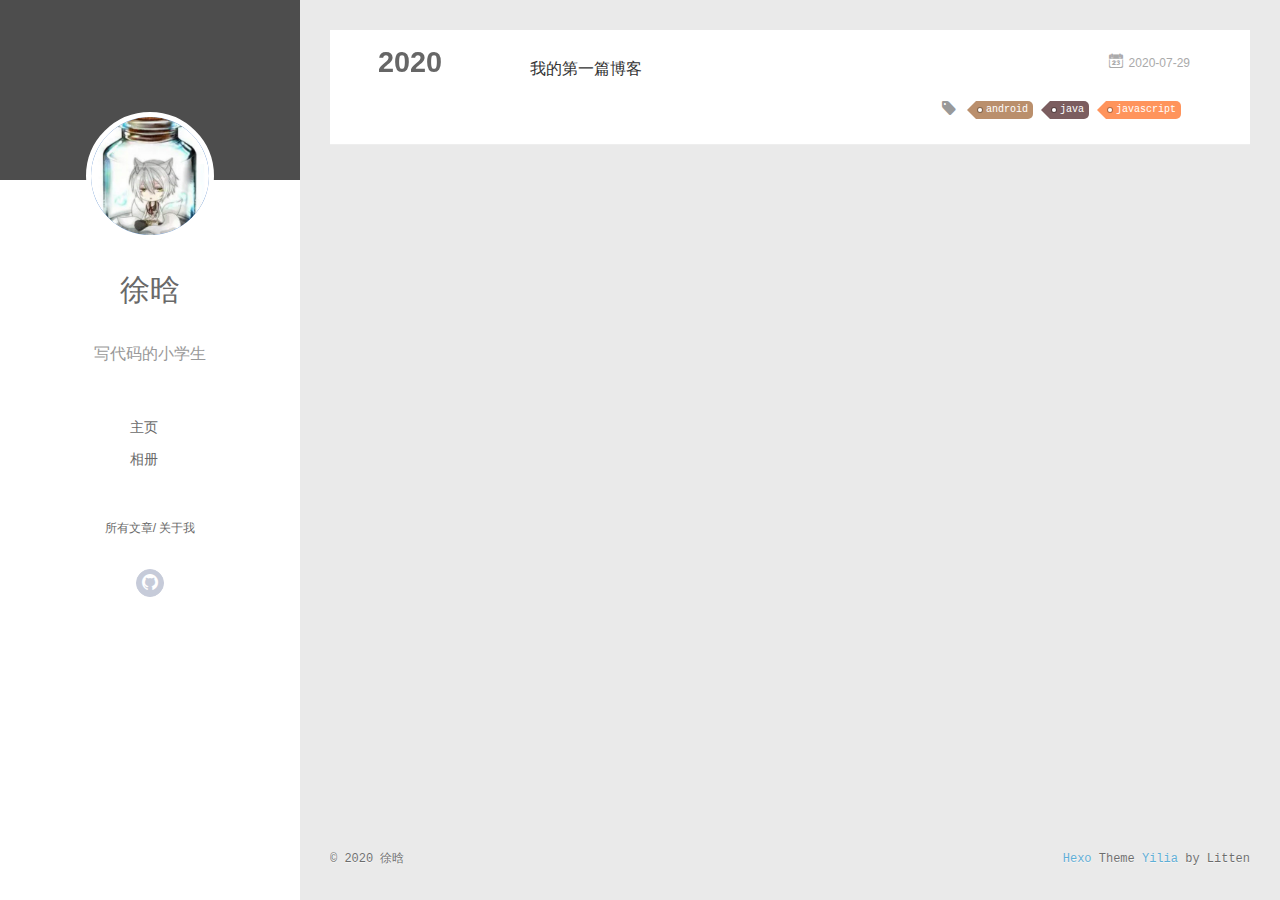
<file: tags/java/index.html>
<!DOCTYPE html>
<html>
<head>
  <meta charset="utf-8">
  
  <meta name="renderer" content="webkit">
  <meta http-equiv="X-UA-Compatible" content="IE=edge" >
  <link rel="dns-prefetch" href="http://xuhan123.cn">
  <title>Tag: java | 徐晗的博客</title>
  <meta name="viewport" content="width=device-width, initial-scale=1, maximum-scale=1">
  <meta property="og:type" content="website">
<meta property="og:title" content="徐晗的博客">
<meta property="og:url" content="http://xuhan123.cn/tags/java/index.html">
<meta property="og:site_name" content="徐晗的博客">
<meta property="og:locale" content="en_US">
<meta property="article:author" content="徐晗">
<meta property="article:tag" content="前端">
<meta property="article:tag" content="js">
<meta property="article:tag" content="jquery">
<meta property="article:tag" content="java">
<meta property="article:tag" content="javascript">
<meta property="article:tag" content="html5">
<meta property="article:tag" content="开发者">
<meta property="article:tag" content="android">
<meta property="article:tag" content="极客">
<meta property="article:tag" content="编程">
<meta property="article:tag" content="代码">
<meta property="article:tag" content="开源">
<meta property="article:tag" content="html">
<meta property="article:tag" content="css">
<meta property="article:tag" content="css3">
<meta property="article:tag" content="用户体验">
<meta property="article:tag" content="闲聊">
<meta name="twitter:card" content="summary">
  
  
    <link rel="icon" href="/assets/img/favicon.ico">
  
  <link rel="stylesheet" type="text/css" href="/./main.43a13c.css">
  <style type="text/css">
  
    #container.show {
      background: linear-gradient(200deg,#a0cfe4,#e8c37e);
    }
  </style>
  

  
<script>
var _hmt = _hmt || [];
(function() {
	var hm = document.createElement("script");
	hm.src = "https://hm.baidu.com/hm.js?a30844fa2bcbce0a9e001fe06cefeddf";
	var s = document.getElementsByTagName("script")[0]; 
	s.parentNode.insertBefore(hm, s);
})();
</script>


  
<meta name="keywords" content="前端,js,jquery,java,javascript,html5,开发者,android,极客,编程,代码,开源,html,css,css3,用户体验,闲聊">

<meta name="generator" content="Hexo 4.2.1"></head>

<body>
  <div id="container" q-class="show:isCtnShow">
    <canvas id="anm-canvas" class="anm-canvas"></canvas>
    <div class="left-col" q-class="show:isShow">
      
<div class="overlay" style="background: #4d4d4d"></div>
<div class="intrude-less">
	<header id="header" class="inner">
		<a href="" class="profilepic">
			<img src="/assets/img/avatar.jpg" class="js-avatar">
		</a>
		<hgroup>
		  <h1 class="header-author"><a href="">徐晗</a></h1>
		</hgroup>
		
		<p class="header-subtitle">写代码的小学生</p>
		

		<nav class="header-menu">
			<ul>
			
				<li><a href="../../index.html">主页</a></li>
	        
				<li><a href="../../photos">相册</a></li>
	        
			</ul>
		</nav>
		<nav class="header-smart-menu">
    		
    			
    			<a q-on="click: openSlider(e, 'innerArchive')" href="javascript:void(0)">所有文章</a>
    			
            
    			
            
    			
    			<a q-on="click: openSlider(e, 'aboutme')" href="javascript:void(0)">关于我</a>
    			
            
		</nav>
		<nav class="header-nav">
			<div class="social">
				
					<a class="github" target="_blank" href="../../https:/github.com/user-xuhan" title="github"><i class="icon-github"></i></a>
		        
			</div>
		</nav>
	</header>		
</div>

    </div>
    <div class="mid-col" q-class="show:isShow,hide:isShow|isFalse">
      
<nav id="mobile-nav">
  	<div class="overlay js-overlay" style="background: #4d4d4d"></div>
	<div class="btnctn js-mobile-btnctn">
  		<div class="slider-trigger list" q-on="click: openSlider(e)"><i class="icon icon-sort"></i></div>
	</div>
	<div class="intrude-less">
		<header id="header" class="inner">
			<div class="profilepic">
				<img src="/assets/img/avatar.jpg" class="js-avatar">
			</div>
			<hgroup>
			  <h1 class="header-author js-header-author">徐晗</h1>
			</hgroup>
			
			<p styoe="align-center" class="header-subtitle">写代码的小学生</p>
			
			
			
				
			
				
			
			
			
			<nav class="header-nav">
				<div class="social">
					
						<a class="github" target="_blank" href="../../https:/github.com/user-xuhan" title="github"><i class="icon-github"></i></a>
			        
				</div>
			</nav>

			<nav class="header-menu js-header-menu">
				<ul style="width: 50%">
				
				
					<li style="width: 50%"><a href="../../index.html">主页</a></li>
		        
					<li style="width: 50%"><a href="../../photos">相册</a></li>
		        
				</ul>
			</nav>
		</header>				
	</div>
	<div class="mobile-mask" style="display:none" q-show="isShow"></div>
</nav>

      <div id="wrapper" class="body-wrap">
        <div class="menu-l">
          <div class="canvas-wrap">
            <canvas data-colors="#eaeaea" data-sectionHeight="100" data-contentId="js-content" id="myCanvas1" class="anm-canvas"></canvas>
          </div>
          <div id="js-content" class="content-ll">
            
  
  
    
    
      
      
      <section class="archives-wrap">
        <div class="archive-year-wrap">
          <a href="../../archives/2020" class="archive-year">2020</a>
        </div>
        <div class="archives">
    
    <article class="archive-article archive-type-post">
  <div class="archive-article-inner">
    <header class="archive-article-header">
      	<div class="article-meta">
	      	<a href="../../2020/07/29/%E6%88%91%E7%9A%84%E7%AC%AC%E4%B8%80%E7%AF%87%E5%8D%9A%E5%AE%A2/" class="archive-article-date">
  	<time datetime="2020-07-29T10:01:53.000Z" itemprop="datePublished"><i class="icon-calendar icon"></i>2020-07-29</time>
</a>
        </div>
    	 
  
    <h1 itemprop="name">
      <a class="archive-article-title" href="../../2020/07/29/%E6%88%91%E7%9A%84%E7%AC%AC%E4%B8%80%E7%AF%87%E5%8D%9A%E5%AE%A2/">我的第一篇博客</a>
    </h1>
  

        <div class="article-info info-on-right">
          
	<div class="article-tag tagcloud">
		<i class="icon-price-tags icon"></i>
		<ul class="article-tag-list">
			 
        		<li class="article-tag-list-item">
        			<a href="javascript:void(0)" class="js-tag article-tag-list-link color3">android</a>
        		</li>
      		 
        		<li class="article-tag-list-item">
        			<a href="javascript:void(0)" class="js-tag article-tag-list-link color5">java</a>
        		</li>
      		 
        		<li class="article-tag-list-item">
        			<a href="javascript:void(0)" class="js-tag article-tag-list-link color1">javascript</a>
        		</li>
      		
		</ul>
	</div>

          

        </div>
        <div class="clearfix"></div>
    </header>
  </div>
</article>
  
  
    </div></section>
  

    


          </div>
        </div>
      </div>
      <footer id="footer">
  <div class="outer">
    <div id="footer-info">
    	<div class="footer-left">
    		&copy; 2020 徐晗
    	</div>
      	<div class="footer-right">
      		<a href="http://hexo.io/" target="_blank">Hexo</a>  Theme <a href="https://github.com/litten/hexo-theme-yilia" target="_blank">Yilia</a> by Litten
      	</div>
    </div>
  </div>
</footer>
    </div>
    <script>
	var yiliaConfig = {
		mathjax: false,
		isHome: false,
		isPost: false,
		isArchive: false,
		isTag: true,
		isCategory: false,
		open_in_new: true,
		toc_hide_index: true,
		root: "/",
		innerArchive: true,
		showTags: false
	}
</script>

<script>!function(r){function e(t){if(i[t])return i[t].exports;var n=i[t]={exports:{},id:t,loaded:!1};return r[t].call(n.exports,n,n.exports,e),n.loaded=!0,n.exports}var i={};e.m=r,e.c=i,e.p="./",e(0)}([function(t,n,r){r(220),t.exports=r(216)},function(t,n,r){var d=r(6),y=r(58),g=r(40),x=r(41),b=r(59),m="prototype",S=function(t,n,r){var e,i,o,u,c=t&S.F,f=t&S.G,a=t&S.S,s=t&S.P,l=t&S.B,h=f?d:a?d[n]||(d[n]={}):(d[n]||{})[m],v=f?y:y[n]||(y[n]={}),p=v[m]||(v[m]={});for(e in f&&(r=n),r)o=((i=!c&&h&&void 0!==h[e])?h:r)[e],u=l&&i?b(o,d):s&&"function"==typeof o?b(Function.call,o):o,h&&x(h,e,o,t&S.U),v[e]!=o&&g(v,e,u),s&&p[e]!=o&&(p[e]=o)};d.core=y,S.F=1,S.G=2,S.S=4,S.P=8,S.B=16,S.W=32,S.U=64,S.R=128,t.exports=S},function(t,n){var r=t.exports="undefined"!=typeof window&&window.Math==Math?window:"undefined"!=typeof self&&self.Math==Math?self:Function("return this")();"number"==typeof __g&&(__g=r)},function(t,n,r){var e=r(9);t.exports=function(t){if(!e(t))throw TypeError(t+" is not an object!");return t}},function(t,n){var r=t.exports={version:"2.6.0"};"number"==typeof __e&&(__e=r)},function(t,n,r){var e=r(34)("wks"),i=r(24),o=r(2).Symbol,u="function"==typeof o;(t.exports=function(t){return e[t]||(e[t]=u&&o[t]||(u?o:i)("Symbol."+t))}).store=e},function(t,n){var r=t.exports="undefined"!=typeof window&&window.Math==Math?window:"undefined"!=typeof self&&self.Math==Math?self:Function("return this")();"number"==typeof __g&&(__g=r)},function(t,n){var r={}.hasOwnProperty;t.exports=function(t,n){return r.call(t,n)}},function(t,n){t.exports=function(t){try{return!!t()}catch(t){return!0}}},function(t,n){t.exports=function(t){return"object"==typeof t?null!==t:"function"==typeof t}},function(t,n,r){t.exports=!r(18)(function(){return 7!=Object.defineProperty({},"a",{get:function(){return 7}}).a})},function(t,n,r){var e=r(15),i=r(51),o=r(36),u=Object.defineProperty;n.f=r(10)?Object.defineProperty:function(t,n,r){if(e(t),n=o(n,!0),e(r),i)try{return u(t,n,r)}catch(t){}if("get"in r||"set"in r)throw TypeError("Accessors not supported!");return"value"in r&&(t[n]=r.value),t}},function(t,n,r){var e=r(11),i=r(23);t.exports=r(10)?function(t,n,r){return e.f(t,n,i(1,r))}:function(t,n,r){return t[n]=r,t}},function(t,n){t.exports=function(t){return"object"==typeof t?null!==t:"function"==typeof t}},function(t,n,r){var e=r(75),i=r(31);t.exports=function(t){return e(i(t))}},function(t,n,r){var e=r(13);t.exports=function(t){if(!e(t))throw TypeError(t+" is not an object!");return t}},function(t,n,r){var e=r(131)("wks"),i=r(110),o=r(6).Symbol,u="function"==typeof o;(t.exports=function(t){return e[t]||(e[t]=u&&o[t]||(u?o:i)("Symbol."+t))}).store=e},function(t,n,r){var e=r(61),i=Math.min;t.exports=function(t){return 0<t?i(e(t),9007199254740991):0}},function(t,n){t.exports=function(t){try{return!!t()}catch(t){return!0}}},function(t,n,r){t.exports=!r(8)(function(){return 7!=Object.defineProperty({},"a",{get:function(){return 7}}).a})},function(t,n,r){var e=r(3),i=r(185),o=r(68),u=Object.defineProperty;n.f=r(19)?Object.defineProperty:function(t,n,r){if(e(t),n=o(n,!0),e(r),i)try{return u(t,n,r)}catch(t){}if("get"in r||"set"in r)throw TypeError("Accessors not supported!");return"value"in r&&(t[n]=r.value),t}},function(t,n,r){var d=r(2),y=r(4),g=r(50),x=r(12),b=r(7),m="prototype",S=function(t,n,r){var e,i,o,u=t&S.F,c=t&S.G,f=t&S.S,a=t&S.P,s=t&S.B,l=t&S.W,h=c?y:y[n]||(y[n]={}),v=h[m],p=c?d:f?d[n]:(d[n]||{})[m];for(e in c&&(r=n),r)(i=!u&&p&&void 0!==p[e])&&b(h,e)||(o=i?p[e]:r[e],h[e]=c&&"function"!=typeof p[e]?r[e]:s&&i?g(o,d):l&&p[e]==o?function(e){var t=function(t,n,r){if(this instanceof e){switch(arguments.length){case 0:return new e;case 1:return new e(t);case 2:return new e(t,n)}return new e(t,n,r)}return e.apply(this,arguments)};return t[m]=e[m],t}(o):a&&"function"==typeof o?g(Function.call,o):o,a&&((h.virtual||(h.virtual={}))[e]=o,t&S.R&&v&&!v[e]&&x(v,e,o)))};S.F=1,S.G=2,S.S=4,S.P=8,S.B=16,S.W=32,S.U=64,S.R=128,t.exports=S},function(t,n){t.exports=!0},function(t,n){t.exports=function(t,n){return{enumerable:!(1&t),configurable:!(2&t),writable:!(4&t),value:n}}},function(t,n){var r=0,e=Math.random();t.exports=function(t){return"Symbol(".concat(void 0===t?"":t,")_",(++r+e).toString(36))}},function(t,n,r){var e=r(66);t.exports=function(t){return Object(e(t))}},function(t,n){t.exports={}},function(t,n,r){var e=r(54),i=r(32);t.exports=Object.keys||function(t){return e(t,i)}},function(t,n){n.f={}.propertyIsEnumerable},function(t,n,r){var e=r(11).f,i=r(7),o=r(5)("toStringTag");t.exports=function(t,n,r){t&&!i(t=r?t:t.prototype,o)&&e(t,o,{configurable:!0,value:n})}},function(t,n,r){n.f=r(5)},function(t,n){t.exports=function(t){if(null==t)throw TypeError("Can't call method on  "+t);return t}},function(t,n){t.exports="constructor,hasOwnProperty,isPrototypeOf,propertyIsEnumerable,toLocaleString,toString,valueOf".split(",")},function(t,n,r){var e=r(34)("keys"),i=r(24);t.exports=function(t){return e[t]||(e[t]=i(t))}},function(t,n,r){var e=r(4),i=r(2),o="__core-js_shared__",u=i[o]||(i[o]={});(t.exports=function(t,n){return u[t]||(u[t]=void 0!==n?n:{})})("versions",[]).push({version:e.version,mode:r(22)?"pure":"global",copyright:"© 2018 Denis Pushkarev (zloirock.ru)"})},function(t,n){var r=Math.ceil,e=Math.floor;t.exports=function(t){return isNaN(t=+t)?0:(0<t?e:r)(t)}},function(t,n,r){var i=r(13);t.exports=function(t,n){if(!i(t))return t;var r,e;if(n&&"function"==typeof(r=t.toString)&&!i(e=r.call(t)))return e;if("function"==typeof(r=t.valueOf)&&!i(e=r.call(t)))return e;if(!n&&"function"==typeof(r=t.toString)&&!i(e=r.call(t)))return e;throw TypeError("Can't convert object to primitive value")}},function(t,n,r){var e=r(2),i=r(4),o=r(22),u=r(30),c=r(11).f;t.exports=function(t){var n=i.Symbol||(i.Symbol=o?{}:e.Symbol||{});"_"==t.charAt(0)||t in n||c(n,t,{value:u.f(t)})}},function(t,n){t.exports=function(t){if("function"!=typeof t)throw TypeError(t+" is not a function!");return t}},function(t,n){var r={}.toString;t.exports=function(t){return r.call(t).slice(8,-1)}},function(t,n,r){var e=r(20),i=r(106);t.exports=r(19)?function(t,n,r){return e.f(t,n,i(1,r))}:function(t,n,r){return t[n]=r,t}},function(t,n,r){var o=r(6),u=r(40),c=r(46),f=r(110)("src"),e="toString",i=Function[e],a=(""+i).split(e);r(58).inspectSource=function(t){return i.call(t)},(t.exports=function(t,n,r,e){var i="function"==typeof r;i&&(c(r,"name")||u(r,"name",n)),t[n]!==r&&(i&&(c(r,f)||u(r,f,t[n]?""+t[n]:a.join(String(n)))),t===o?t[n]=r:e?t[n]?t[n]=r:u(t,n,r):(delete t[n],u(t,n,r)))})(Function.prototype,e,function(){return"function"==typeof this&&this[f]||i.call(this)})},function(t,n,r){var e=r(1),i=r(8),u=r(66),c=/"/g,o=function(t,n,r,e){var i=String(u(t)),o="<"+n;return""!==r&&(o+=" "+r+'="'+String(e).replace(c,"&quot;")+'"'),o+">"+i+"</"+n+">"};t.exports=function(n,t){var r={};r[n]=t(o),e(e.P+e.F*i(function(){var t=""[n]('"');return t!==t.toLowerCase()||3<t.split('"').length}),"String",r)}},function(t,n,r){var e=r(13),i=r(2).document,o=e(i)&&e(i.createElement);t.exports=function(t){return o?i.createElement(t):{}}},function(t,n,e){var i=e(15),o=e(92),u=e(32),c=e(33)("IE_PROTO"),f=function(){},a="prototype",s=function(){var t,n=e(43)("iframe"),r=u.length;for(n.style.display="none",e(74).appendChild(n),n.src="javascript:",(t=n.contentWindow.document).open(),t.write("<script>document.F=Object<\/script>"),t.close(),s=t.F;r--;)delete s[a][u[r]];return s()};t.exports=Object.create||function(t,n){var r;return null!==t?(f[a]=i(t),r=new f,f[a]=null,r[c]=t):r=s(),void 0===n?r:o(r,n)}},function(t,n){n.f=Object.getOwnPropertySymbols},function(t,n){var r={}.hasOwnProperty;t.exports=function(t,n){return r.call(t,n)}},function(t,n,r){var e=r(118),i=r(106),o=r(49),u=r(68),c=r(46),f=r(185),a=Object.getOwnPropertyDescriptor;n.f=r(19)?a:function(t,n){if(t=o(t),n=u(n,!0),f)try{return a(t,n)}catch(t){}if(c(t,n))return i(!e.f.call(t,n),t[n])}},function(t,n,r){var e=r(46),i=r(25),o=r(160)("IE_PROTO"),u=Object.prototype;t.exports=Object.getPrototypeOf||function(t){return t=i(t),e(t,o)?t[o]:"function"==typeof t.constructor&&t instanceof t.constructor?t.constructor.prototype:t instanceof Object?u:null}},function(t,n,r){var e=r(117),i=r(66);t.exports=function(t){return e(i(t))}},function(t,n,r){var o=r(62);t.exports=function(e,i,t){if(o(e),void 0===i)return e;switch(t){case 1:return function(t){return e.call(i,t)};case 2:return function(t,n){return e.call(i,t,n)};case 3:return function(t,n,r){return e.call(i,t,n,r)}}return function(){return e.apply(i,arguments)}}},function(t,n,r){t.exports=!r(10)&&!r(18)(function(){return 7!=Object.defineProperty(r(43)("div"),"a",{get:function(){return 7}}).a})},function(t,n,r){"use strict";var b=r(22),m=r(21),S=r(55),w=r(12),_=r(26),O=r(90),E=r(29),M=r(77),P=r(5)("iterator"),j=!([].keys&&"next"in[].keys()),F="values",A=function(){return this};t.exports=function(t,n,r,e,i,o,u){O(r,n,e);var c,f,a,s=function(t){if(!j&&t in p)return p[t];switch(t){case"keys":case F:return function(){return new r(this,t)}}return function(){return new r(this,t)}},l=n+" Iterator",h=i==F,v=!1,p=t.prototype,d=p[P]||p["@@iterator"]||i&&p[i],y=d||s(i),g=i?h?s("entries"):y:void 0,x="Array"==n&&p.entries||d;if(x&&((a=M(x.call(new t)))!==Object.prototype&&a.next&&(E(a,l,!0),b||"function"==typeof a[P]||w(a,P,A))),h&&d&&d.name!==F&&(v=!0,y=function(){return d.call(this)}),b&&!u||!j&&!v&&p[P]||w(p,P,y),_[n]=y,_[l]=A,i)if(c={values:h?y:s(F),keys:o?y:s("keys"),entries:g},u)for(f in c)f in p||S(p,f,c[f]);else m(m.P+m.F*(j||v),n,c);return c}},function(t,n,r){var e=r(54),i=r(32).concat("length","prototype");n.f=Object.getOwnPropertyNames||function(t){return e(t,i)}},function(t,n,r){var u=r(7),c=r(14),f=r(87)(!1),a=r(33)("IE_PROTO");t.exports=function(t,n){var r,e=c(t),i=0,o=[];for(r in e)r!=a&&u(e,r)&&o.push(r);for(;n.length>i;)u(e,r=n[i++])&&(~f(o,r)||o.push(r));return o}},function(t,n,r){t.exports=r(12)},function(t,n,r){var e=r(31);t.exports=function(t){return Object(e(t))}},function(t,n){var r={}.toString;t.exports=function(t){return r.call(t).slice(8,-1)}},function(t,n){var r=t.exports={version:"2.6.0"};"number"==typeof __e&&(__e=r)},function(t,n,r){var o=r(38);t.exports=function(e,i,t){if(o(e),void 0===i)return e;switch(t){case 1:return function(t){return e.call(i,t)};case 2:return function(t,n){return e.call(i,t,n)};case 3:return function(t,n,r){return e.call(i,t,n,r)}}return function(){return e.apply(i,arguments)}}},function(t,n,r){"use strict";var e=r(8);t.exports=function(t,n){return!!t&&e(function(){n?t.call(null,function(){},1):t.call(null)})}},function(t,n){var r=Math.ceil,e=Math.floor;t.exports=function(t){return isNaN(t=+t)?0:(0<t?e:r)(t)}},function(t,n){t.exports=function(t){if("function"!=typeof t)throw TypeError(t+" is not a function!");return t}},function(t,n,r){"use strict";var e=r(95)(!0);r(52)(String,"String",function(t){this._t=String(t),this._i=0},function(){var t,n=this._t,r=this._i;return r>=n.length?{value:void 0,done:!0}:(t=e(n,r),this._i+=t.length,{value:t,done:!1})})},function(t,n,r){r(97);for(var e=r(2),i=r(12),o=r(26),u=r(5)("toStringTag"),c="CSSRuleList,CSSStyleDeclaration,CSSValueList,ClientRectList,DOMRectList,DOMStringList,DOMTokenList,DataTransferItemList,FileList,HTMLAllCollection,HTMLCollection,HTMLFormElement,HTMLSelectElement,MediaList,MimeTypeArray,NamedNodeMap,NodeList,PaintRequestList,Plugin,PluginArray,SVGLengthList,SVGNumberList,SVGPathSegList,SVGPointList,SVGStringList,SVGTransformList,SourceBufferList,StyleSheetList,TextTrackCueList,TextTrackList,TouchList".split(","),f=0;f<c.length;f++){var a=c[f],s=e[a],l=s&&s.prototype;l&&!l[u]&&i(l,u,a),o[a]=o.Array}},function(t,n,r){var b=r(59),m=r(117),S=r(25),w=r(17),e=r(144);t.exports=function(l,t){var h=1==l,v=2==l,p=3==l,d=4==l,y=6==l,g=5==l||y,x=t||e;return function(t,n,r){for(var e,i,o=S(t),u=m(o),c=b(n,r,3),f=w(u.length),a=0,s=h?x(t,f):v?x(t,0):void 0;a<f;a++)if((g||a in u)&&(i=c(e=u[a],a,o),l))if(h)s[a]=i;else if(i)switch(l){case 3:return!0;case 5:return e;case 6:return a;case 2:s.push(e)}else if(d)return!1;return y?-1:p||d?d:s}}},function(t,n){t.exports=function(t){if(null==t)throw TypeError("Can't call method on  "+t);return t}},function(t,n,r){var i=r(1),o=r(58),u=r(8);t.exports=function(t,n){var r=(o.Object||{})[t]||Object[t],e={};e[t]=n(r),i(i.S+i.F*u(function(){r(1)}),"Object",e)}},function(t,n,r){var i=r(9);t.exports=function(t,n){if(!i(t))return t;var r,e;if(n&&"function"==typeof(r=t.toString)&&!i(e=r.call(t)))return e;if("function"==typeof(r=t.valueOf)&&!i(e=r.call(t)))return e;if(!n&&"function"==typeof(r=t.toString)&&!i(e=r.call(t)))return e;throw TypeError("Can't convert object to primitive value")}},function(t,n,r){var e=r(28),i=r(23),o=r(14),u=r(36),c=r(7),f=r(51),a=Object.getOwnPropertyDescriptor;n.f=r(10)?a:function(t,n){if(t=o(t),n=u(n,!0),f)try{return a(t,n)}catch(t){}if(c(t,n))return i(!e.f.call(t,n),t[n])}},function(t,n,r){var o=r(207),e=r(1),i=r(131)("metadata"),u=i.store||(i.store=new(r(211))),c=function(t,n,r){var e=u.get(t);if(!e){if(!r)return;u.set(t,e=new o)}var i=e.get(n);if(!i){if(!r)return;e.set(n,i=new o)}return i};t.exports={store:u,map:c,has:function(t,n,r){var e=c(n,r,!1);return void 0!==e&&e.has(t)},get:function(t,n,r){var e=c(n,r,!1);return void 0===e?void 0:e.get(t)},set:function(t,n,r,e){c(r,e,!0).set(t,n)},keys:function(t,n){var r=c(t,n,!1),e=[];return r&&r.forEach(function(t,n){e.push(n)}),e},key:function(t){return void 0===t||"symbol"==typeof t?t:String(t)},exp:function(t){e(e.S,"Reflect",t)}}},function(t,n,r){"use strict";if(r(19)){var g=r(81),x=r(6),b=r(8),m=r(1),S=r(133),e=r(165),h=r(59),w=r(101),i=r(106),_=r(40),o=r(107),u=r(61),O=r(17),E=r(205),c=r(109),f=r(68),a=r(46),M=r(111),P=r(9),v=r(25),p=r(151),j=r(103),F=r(48),A=r(104).f,d=r(167),s=r(110),l=r(16),y=r(65),I=r(120),L=r(119),N=r(168),T=r(112),k=r(125),R=r(108),C=r(143),D=r(177),G=r(20),W=r(47),U=G.f,V=W.f,B=x.RangeError,q=x.TypeError,z=x.Uint8Array,H="ArrayBuffer",K="Shared"+H,J="BYTES_PER_ELEMENT",$="prototype",Y=Array[$],X=e.ArrayBuffer,Q=e.DataView,Z=y(0),tt=y(2),nt=y(3),rt=y(4),et=y(5),it=y(6),ot=I(!0),ut=I(!1),ct=N.values,ft=N.keys,at=N.entries,st=Y.lastIndexOf,lt=Y.reduce,ht=Y.reduceRight,vt=Y.join,pt=Y.sort,dt=Y.slice,yt=Y.toString,gt=Y.toLocaleString,xt=l("iterator"),bt=l("toStringTag"),mt=s("typed_constructor"),St=s("def_constructor"),wt=S.CONSTR,_t=S.TYPED,Ot=S.VIEW,Et="Wrong length!",Mt=y(1,function(t,n){return It(L(t,t[St]),n)}),Pt=b(function(){return 1===new z(new Uint16Array([1]).buffer)[0]}),jt=!!z&&!!z[$].set&&b(function(){new z(1).set({})}),Ft=function(t,n){var r=u(t);if(r<0||r%n)throw B("Wrong offset!");return r},At=function(t){if(P(t)&&_t in t)return t;throw q(t+" is not a typed array!")},It=function(t,n){if(!(P(t)&&mt in t))throw q("It is not a typed array constructor!");return new t(n)},Lt=function(t,n){return Nt(L(t,t[St]),n)},Nt=function(t,n){for(var r=0,e=n.length,i=It(t,e);r<e;)i[r]=n[r++];return i},Tt=function(t,n,r){U(t,n,{get:function(){return this._d[r]}})},kt=function(t){var n,r,e,i,o,u,c=v(t),f=arguments.length,a=1<f?arguments[1]:void 0,s=void 0!==a,l=d(c);if(null!=l&&!p(l)){for(u=l.call(c),e=[],n=0;!(o=u.next()).done;n++)e.push(o.value);c=e}for(s&&2<f&&(a=h(a,arguments[2],2)),n=0,r=O(c.length),i=It(this,r);n<r;n++)i[n]=s?a(c[n],n):c[n];return i},Rt=function(){for(var t=0,n=arguments.length,r=It(this,n);t<n;)r[t]=arguments[t++];return r},Ct=!!z&&b(function(){gt.call(new z(1))}),Dt=function(){return gt.apply(Ct?dt.call(At(this)):At(this),arguments)},Gt={copyWithin:function(t,n){return D.call(At(this),t,n,2<arguments.length?arguments[2]:void 0)},every:function(t){return rt(At(this),t,1<arguments.length?arguments[1]:void 0)},fill:function(t){return C.apply(At(this),arguments)},filter:function(t){return Lt(this,tt(At(this),t,1<arguments.length?arguments[1]:void 0))},find:function(t){return et(At(this),t,1<arguments.length?arguments[1]:void 0)},findIndex:function(t){return it(At(this),t,1<arguments.length?arguments[1]:void 0)},forEach:function(t){Z(At(this),t,1<arguments.length?arguments[1]:void 0)},indexOf:function(t){return ut(At(this),t,1<arguments.length?arguments[1]:void 0)},includes:function(t){return ot(At(this),t,1<arguments.length?arguments[1]:void 0)},join:function(t){return vt.apply(At(this),arguments)},lastIndexOf:function(t){return st.apply(At(this),arguments)},map:function(t){return Mt(At(this),t,1<arguments.length?arguments[1]:void 0)},reduce:function(t){return lt.apply(At(this),arguments)},reduceRight:function(t){return ht.apply(At(this),arguments)},reverse:function(){for(var t,n=this,r=At(n).length,e=Math.floor(r/2),i=0;i<e;)t=n[i],n[i++]=n[--r],n[r]=t;return n},some:function(t){return nt(At(this),t,1<arguments.length?arguments[1]:void 0)},sort:function(t){return pt.call(At(this),t)},subarray:function(t,n){var r=At(this),e=r.length,i=c(t,e);return new(L(r,r[St]))(r.buffer,r.byteOffset+i*r.BYTES_PER_ELEMENT,O((void 0===n?e:c(n,e))-i))}},Wt=function(t,n){return Lt(this,dt.call(At(this),t,n))},Ut=function(t){At(this);var n=Ft(arguments[1],1),r=this.length,e=v(t),i=O(e.length),o=0;if(r<i+n)throw B(Et);for(;o<i;)this[n+o]=e[o++]},Vt={entries:function(){return at.call(At(this))},keys:function(){return ft.call(At(this))},values:function(){return ct.call(At(this))}},Bt=function(t,n){return P(t)&&t[_t]&&"symbol"!=typeof n&&n in t&&String(+n)==String(n)},qt=function(t,n){return Bt(t,n=f(n,!0))?i(2,t[n]):V(t,n)},zt=function(t,n,r){return!(Bt(t,n=f(n,!0))&&P(r)&&a(r,"value"))||a(r,"get")||a(r,"set")||r.configurable||a(r,"writable")&&!r.writable||a(r,"enumerable")&&!r.enumerable?U(t,n,r):(t[n]=r.value,t)};wt||(W.f=qt,G.f=zt),m(m.S+m.F*!wt,"Object",{getOwnPropertyDescriptor:qt,defineProperty:zt}),b(function(){yt.call({})})&&(yt=gt=function(){return vt.call(this)});var Ht=o({},Gt);o(Ht,Vt),_(Ht,xt,Vt.values),o(Ht,{slice:Wt,set:Ut,constructor:function(){},toString:yt,toLocaleString:Dt}),Tt(Ht,"buffer","b"),Tt(Ht,"byteOffset","o"),Tt(Ht,"byteLength","l"),Tt(Ht,"length","e"),U(Ht,bt,{get:function(){return this[_t]}}),t.exports=function(t,l,n,o){var h=t+((o=!!o)?"Clamped":"")+"Array",r="get"+t,u="set"+t,v=x[h],c=v||{},e=v&&F(v),i=!v||!S.ABV,f={},a=v&&v[$],p=function(t,i){U(t,i,{get:function(){return t=i,(n=this._d).v[r](t*l+n.o,Pt);var t,n},set:function(t){return n=i,r=t,e=this._d,o&&(r=(r=Math.round(r))<0?0:255<r?255:255&r),void e.v[u](n*l+e.o,r,Pt);var n,r,e},enumerable:!0})};i?(v=n(function(t,n,r,e){w(t,v,h,"_d");var i,o,u,c,f=0,a=0;if(P(n)){if(!(n instanceof X||(c=M(n))==H||c==K))return _t in n?Nt(v,n):kt.call(v,n);i=n,a=Ft(r,l);var s=n.byteLength;if(void 0===e){if(s%l)throw B(Et);if((o=s-a)<0)throw B(Et)}else if(s<(o=O(e)*l)+a)throw B(Et);u=o/l}else u=E(n),i=new X(o=u*l);for(_(t,"_d",{b:i,o:a,l:o,e:u,v:new Q(i)});f<u;)p(t,f++)}),a=v[$]=j(Ht),_(a,"constructor",v)):b(function(){v(1)})&&b(function(){new v(-1)})&&k(function(t){new v,new v(null),new v(1.5),new v(t)},!0)||(v=n(function(t,n,r,e){var i;return w(t,v,h),P(n)?n instanceof X||(i=M(n))==H||i==K?void 0!==e?new c(n,Ft(r,l),e):void 0!==r?new c(n,Ft(r,l)):new c(n):_t in n?Nt(v,n):kt.call(v,n):new c(E(n))}),Z(e!==Function.prototype?A(c).concat(A(e)):A(c),function(t){t in v||_(v,t,c[t])}),v[$]=a,g||(a.constructor=v));var s=a[xt],d=!!s&&("values"==s.name||null==s.name),y=Vt.values;_(v,mt,!0),_(a,_t,h),_(a,Ot,!0),_(a,St,v),(o?new v(1)[bt]==h:bt in a)||U(a,bt,{get:function(){return h}}),f[h]=v,m(m.G+m.W+m.F*(v!=c),f),m(m.S,h,{BYTES_PER_ELEMENT:l}),m(m.S+m.F*b(function(){c.of.call(v,1)}),h,{from:kt,of:Rt}),J in a||_(a,J,l),m(m.P,h,Gt),R(h),m(m.P+m.F*jt,h,{set:Ut}),m(m.P+m.F*!d,h,Vt),g||a.toString==yt||(a.toString=yt),m(m.P+m.F*b(function(){new v(1).slice()}),h,{slice:Wt}),m(m.P+m.F*(b(function(){return[1,2].toLocaleString()!=new v([1,2]).toLocaleString()})||!b(function(){a.toLocaleString.call([1,2])})),h,{toLocaleString:Dt}),T[h]=d?s:y,g||d||_(a,xt,y)}}else t.exports=function(){}},function(t,n,r){t.exports={default:r(84),__esModule:!0}},function(t,n,r){t.exports={default:r(85),__esModule:!0}},function(t,n,r){var e=r(2).document;t.exports=e&&e.documentElement},function(t,n,r){var e=r(39);t.exports=Object("z").propertyIsEnumerable(0)?Object:function(t){return"String"==e(t)?t.split(""):Object(t)}},function(t,n,r){var e=r(24)("meta"),i=r(13),o=r(7),u=r(11).f,c=0,f=Object.isExtensible||function(){return!0},a=!r(18)(function(){return f(Object.preventExtensions({}))}),s=function(t){u(t,e,{value:{i:"O"+ ++c,w:{}}})},l=t.exports={KEY:e,NEED:!1,fastKey:function(t,n){if(!i(t))return"symbol"==typeof t?t:("string"==typeof t?"S":"P")+t;if(!o(t,e)){if(!f(t))return"F";if(!n)return"E";s(t)}return t[e].i},getWeak:function(t,n){if(!o(t,e)){if(!f(t))return!0;if(!n)return!1;s(t)}return t[e].w},onFreeze:function(t){return a&&l.NEED&&f(t)&&!o(t,e)&&s(t),t}}},function(t,n,r){var e=r(7),i=r(56),o=r(33)("IE_PROTO"),u=Object.prototype;t.exports=Object.getPrototypeOf||function(t){return t=i(t),e(t,o)?t[o]:"function"==typeof t.constructor&&t instanceof t.constructor?t.constructor.prototype:t instanceof Object?u:null}},function(t,n,r){var e=r(35),i=Math.min;t.exports=function(t){return 0<t?i(e(t),9007199254740991):0}},function(t,n){},function(t,n,r){var e=r(16)("unscopables"),i=Array.prototype;null==i[e]&&r(40)(i,e,{}),t.exports=function(t){i[e][t]=!0}},function(t,n){t.exports=!1},function(t,n,r){var e=r(110)("meta"),i=r(9),o=r(46),u=r(20).f,c=0,f=Object.isExtensible||function(){return!0},a=!r(8)(function(){return f(Object.preventExtensions({}))}),s=function(t){u(t,e,{value:{i:"O"+ ++c,w:{}}})},l=t.exports={KEY:e,NEED:!1,fastKey:function(t,n){if(!i(t))return"symbol"==typeof t?t:("string"==typeof t?"S":"P")+t;if(!o(t,e)){if(!f(t))return"F";if(!n)return"E";s(t)}return t[e].i},getWeak:function(t,n){if(!o(t,e)){if(!f(t))return!0;if(!n)return!1;s(t)}return t[e].w},onFreeze:function(t){return a&&l.NEED&&f(t)&&!o(t,e)&&s(t),t}}},function(t,n,r){"use strict";function e(t){return t&&t.__esModule?t:{default:t}}n.__esModule=!0;var i=e(r(73)),o=e(r(72)),u="function"==typeof o.default&&"symbol"==typeof i.default?function(t){return typeof t}:function(t){return t&&"function"==typeof o.default&&t.constructor===o.default&&t!==o.default.prototype?"symbol":typeof t};n.default="function"==typeof o.default&&"symbol"===u(i.default)?function(t){return void 0===t?"undefined":u(t)}:function(t){return t&&"function"==typeof o.default&&t.constructor===o.default&&t!==o.default.prototype?"symbol":void 0===t?"undefined":u(t)}},function(t,n,r){r(98),r(79),r(99),r(100),t.exports=r(4).Symbol},function(t,n,r){r(63),r(64),t.exports=r(30).f("iterator")},function(t,n){t.exports=function(){}},function(t,n,r){var f=r(14),a=r(78),s=r(96);t.exports=function(c){return function(t,n,r){var e,i=f(t),o=a(i.length),u=s(r,o);if(c&&n!=n){for(;u<o;)if((e=i[u++])!=e)return!0}else for(;u<o;u++)if((c||u in i)&&i[u]===n)return c||u||0;return!c&&-1}}},function(t,n,r){var c=r(27),f=r(45),a=r(28);t.exports=function(t){var n=c(t),r=f.f;if(r)for(var e,i=r(t),o=a.f,u=0;i.length>u;)o.call(t,e=i[u++])&&n.push(e);return n}},function(t,n,r){var e=r(39);t.exports=Array.isArray||function(t){return"Array"==e(t)}},function(t,n,r){"use strict";var e=r(44),i=r(23),o=r(29),u={};r(12)(u,r(5)("iterator"),function(){return this}),t.exports=function(t,n,r){t.prototype=e(u,{next:i(1,r)}),o(t,n+" Iterator")}},function(t,n){t.exports=function(t,n){return{value:n,done:!!t}}},function(t,n,r){var u=r(11),c=r(15),f=r(27);t.exports=r(10)?Object.defineProperties:function(t,n){c(t);for(var r,e=f(n),i=e.length,o=0;o<i;)u.f(t,r=e[o++],n[r]);return t}},function(t,n,r){var e=r(14),i=r(53).f,o={}.toString,u="object"==typeof window&&window&&Object.getOwnPropertyNames?Object.getOwnPropertyNames(window):[];t.exports.f=function(t){return u&&"[object Window]"==o.call(t)?function(t){try{return i(t)}catch(t){return u.slice()}}(t):i(e(t))}},,function(t,n,r){var f=r(35),a=r(31);t.exports=function(c){return function(t,n){var r,e,i=String(a(t)),o=f(n),u=i.length;return o<0||u<=o?c?"":void 0:(r=i.charCodeAt(o))<55296||56319<r||o+1===u||(e=i.charCodeAt(o+1))<56320||57343<e?c?i.charAt(o):r:c?i.slice(o,o+2):e-56320+(r-55296<<10)+65536}}},function(t,n,r){var e=r(35),i=Math.max,o=Math.min;t.exports=function(t,n){return(t=e(t))<0?i(t+n,0):o(t,n)}},function(t,n,r){"use strict";var e=r(86),i=r(91),o=r(26),u=r(14);t.exports=r(52)(Array,"Array",function(t,n){this._t=u(t),this._i=0,this._k=n},function(){var t=this._t,n=this._k,r=this._i++;return!t||r>=t.length?(this._t=void 0,i(1)):i(0,"keys"==n?r:"values"==n?t[r]:[r,t[r]])},"values"),o.Arguments=o.Array,e("keys"),e("values"),e("entries")},function(t,n,r){"use strict";var e=r(2),u=r(7),i=r(10),o=r(21),c=r(55),f=r(76).KEY,a=r(18),s=r(34),l=r(29),h=r(24),v=r(5),p=r(30),d=r(37),y=r(88),g=r(89),x=r(15),b=r(13),m=r(14),S=r(36),w=r(23),_=r(44),O=r(93),E=r(69),M=r(11),P=r(27),j=E.f,F=M.f,A=O.f,I=e.Symbol,L=e.JSON,N=L&&L.stringify,T="prototype",k=v("_hidden"),R=v("toPrimitive"),C={}.propertyIsEnumerable,D=s("symbol-registry"),G=s("symbols"),W=s("op-symbols"),U=Object[T],V="function"==typeof I,B=e.QObject,q=!B||!B[T]||!B[T].findChild,z=i&&a(function(){return 7!=_(F({},"a",{get:function(){return F(this,"a",{value:7}).a}})).a})?function(t,n,r){var e=j(U,n);e&&delete U[n],F(t,n,r),e&&t!==U&&F(U,n,e)}:F,H=function(t){var n=G[t]=_(I[T]);return n._k=t,n},K=V&&"symbol"==typeof I.iterator?function(t){return"symbol"==typeof t}:function(t){return t instanceof I},J=function(t,n,r){return t===U&&J(W,n,r),x(t),n=S(n,!0),x(r),u(G,n)?(r.enumerable?(u(t,k)&&t[k][n]&&(t[k][n]=!1),r=_(r,{enumerable:w(0,!1)})):(u(t,k)||F(t,k,w(1,{})),t[k][n]=!0),z(t,n,r)):F(t,n,r)},$=function(t,n){x(t);for(var r,e=y(n=m(n)),i=0,o=e.length;i<o;)J(t,r=e[i++],n[r]);return t},Y=function(t){var n=C.call(this,t=S(t,!0));return!(this===U&&u(G,t)&&!u(W,t))&&(!(n||!u(this,t)||!u(G,t)||u(this,k)&&this[k][t])||n)},X=function(t,n){if(t=m(t),n=S(n,!0),t!==U||!u(G,n)||u(W,n)){var r=j(t,n);return!r||!u(G,n)||u(t,k)&&t[k][n]||(r.enumerable=!0),r}},Q=function(t){for(var n,r=A(m(t)),e=[],i=0;r.length>i;)u(G,n=r[i++])||n==k||n==f||e.push(n);return e},Z=function(t){for(var n,r=t===U,e=A(r?W:m(t)),i=[],o=0;e.length>o;)!u(G,n=e[o++])||r&&!u(U,n)||i.push(G[n]);return i};V||(c((I=function(){if(this instanceof I)throw TypeError("Symbol is not a constructor!");var n=h(0<arguments.length?arguments[0]:void 0),r=function(t){this===U&&r.call(W,t),u(this,k)&&u(this[k],n)&&(this[k][n]=!1),z(this,n,w(1,t))};return i&&q&&z(U,n,{configurable:!0,set:r}),H(n)})[T],"toString",function(){return this._k}),E.f=X,M.f=J,r(53).f=O.f=Q,r(28).f=Y,r(45).f=Z,i&&!r(22)&&c(U,"propertyIsEnumerable",Y,!0),p.f=function(t){return H(v(t))}),o(o.G+o.W+o.F*!V,{Symbol:I});for(var tt="hasInstance,isConcatSpreadable,iterator,match,replace,search,species,split,toPrimitive,toStringTag,unscopables".split(","),nt=0;tt.length>nt;)v(tt[nt++]);for(var rt=P(v.store),et=0;rt.length>et;)d(rt[et++]);o(o.S+o.F*!V,"Symbol",{for:function(t){return u(D,t+="")?D[t]:D[t]=I(t)},keyFor:function(t){if(!K(t))throw TypeError(t+" is not a symbol!");for(var n in D)if(D[n]===t)return n},useSetter:function(){q=!0},useSimple:function(){q=!1}}),o(o.S+o.F*!V,"Object",{create:function(t,n){return void 0===n?_(t):$(_(t),n)},defineProperty:J,defineProperties:$,getOwnPropertyDescriptor:X,getOwnPropertyNames:Q,getOwnPropertySymbols:Z}),L&&o(o.S+o.F*(!V||a(function(){var t=I();return"[null]"!=N([t])||"{}"!=N({a:t})||"{}"!=N(Object(t))})),"JSON",{stringify:function(t){for(var n,r,e=[t],i=1;arguments.length>i;)e.push(arguments[i++]);if(r=n=e[1],(b(n)||void 0!==t)&&!K(t))return g(n)||(n=function(t,n){if("function"==typeof r&&(n=r.call(this,t,n)),!K(n))return n}),e[1]=n,N.apply(L,e)}}),I[T][R]||r(12)(I[T],R,I[T].valueOf),l(I,"Symbol"),l(Math,"Math",!0),l(e.JSON,"JSON",!0)},function(t,n,r){r(37)("asyncIterator")},function(t,n,r){r(37)("observable")},function(t,n){t.exports=function(t,n,r,e){if(!(t instanceof n)||void 0!==e&&e in t)throw TypeError(r+": incorrect invocation!");return t}},function(t,n,r){var h=r(59),v=r(188),p=r(151),d=r(3),y=r(17),g=r(167),x={},b={};(n=t.exports=function(t,n,r,e,i){var o,u,c,f,a=i?function(){return t}:g(t),s=h(r,e,n?2:1),l=0;if("function"!=typeof a)throw TypeError(t+" is not iterable!");if(p(a)){for(o=y(t.length);l<o;l++)if((f=n?s(d(u=t[l])[0],u[1]):s(t[l]))===x||f===b)return f}else for(c=a.call(t);!(u=c.next()).done;)if((f=v(c,s,u.value,n))===x||f===b)return f}).BREAK=x,n.RETURN=b},function(t,n,e){var i=e(3),o=e(194),u=e(147),c=e(160)("IE_PROTO"),f=function(){},a="prototype",s=function(){var t,n=e(146)("iframe"),r=u.length;for(n.style.display="none",e(149).appendChild(n),n.src="javascript:",(t=n.contentWindow.document).open(),t.write("<script>document.F=Object<\/script>"),t.close(),s=t.F;r--;)delete s[a][u[r]];return s()};t.exports=Object.create||function(t,n){var r;return null!==t?(f[a]=i(t),r=new f,f[a]=null,r[c]=t):r=s(),void 0===n?r:o(r,n)}},function(t,n,r){var e=r(196),i=r(147).concat("length","prototype");n.f=Object.getOwnPropertyNames||function(t){return e(t,i)}},function(t,n,r){var e=r(196),i=r(147);t.exports=Object.keys||function(t){return e(t,i)}},function(t,n){t.exports=function(t,n){return{enumerable:!(1&t),configurable:!(2&t),writable:!(4&t),value:n}}},function(t,n,r){var i=r(41);t.exports=function(t,n,r){for(var e in n)i(t,e,n[e],r);return t}},function(t,n,r){"use strict";var e=r(6),i=r(20),o=r(19),u=r(16)("species");t.exports=function(t){var n=e[t];o&&n&&!n[u]&&i.f(n,u,{configurable:!0,get:function(){return this}})}},function(t,n,r){var e=r(61),i=Math.max,o=Math.min;t.exports=function(t,n){return(t=e(t))<0?i(t+n,0):o(t,n)}},function(t,n){var r=0,e=Math.random();t.exports=function(t){return"Symbol(".concat(void 0===t?"":t,")_",(++r+e).toString(36))}},function(t,n,r){var i=r(57),o=r(16)("toStringTag"),u="Arguments"==i(function(){return arguments}());t.exports=function(t){var n,r,e;return void 0===t?"Undefined":null===t?"Null":"string"==typeof(r=function(t,n){try{return t[n]}catch(t){}}(n=Object(t),o))?r:u?i(n):"Object"==(e=i(n))&&"function"==typeof n.callee?"Arguments":e}},function(t,n){t.exports={}},function(t,n,r){var e=r(20).f,i=r(46),o=r(16)("toStringTag");t.exports=function(t,n,r){t&&!i(t=r?t:t.prototype,o)&&e(t,o,{configurable:!0,value:n})}},function(t,n,r){var u=r(1),e=r(66),c=r(8),f=r(163),i="["+f+"]",o=RegExp("^"+i+i+"*"),a=RegExp(i+i+"*$"),s=function(t,n,r){var e={},i=c(function(){return!!f[t]()||"​"!="​"[t]()}),o=e[t]=i?n(l):f[t];r&&(e[r]=o),u(u.P+u.F*i,"String",e)},l=s.trim=function(t,n){return t=String(e(t)),1&n&&(t=t.replace(o,"")),2&n&&(t=t.replace(a,"")),t};t.exports=s},function(t,n,r){var e=r(9);t.exports=function(t,n){if(!e(t)||t._t!==n)throw TypeError("Incompatible receiver, "+n+" required!");return t}},function(t,n,r){"use strict";var e=r(3);t.exports=function(){var t=e(this),n="";return t.global&&(n+="g"),t.ignoreCase&&(n+="i"),t.multiline&&(n+="m"),t.unicode&&(n+="u"),t.sticky&&(n+="y"),n}},function(t,n,r){var e=r(57);t.exports=Object("z").propertyIsEnumerable(0)?Object:function(t){return"String"==e(t)?t.split(""):Object(t)}},function(t,n){n.f={}.propertyIsEnumerable},function(t,n,r){var i=r(3),o=r(38),u=r(16)("species");t.exports=function(t,n){var r,e=i(t).constructor;return void 0===e||null==(r=i(e)[u])?n:o(r)}},function(t,n,r){var f=r(49),a=r(17),s=r(109);t.exports=function(c){return function(t,n,r){var e,i=f(t),o=a(i.length),u=s(r,o);if(c&&n!=n){for(;u<o;)if((e=i[u++])!=e)return!0}else for(;u<o;u++)if((c||u in i)&&i[u]===n)return c||u||0;return!c&&-1}}},function(t,n,r){"use strict";var g=r(6),x=r(1),b=r(41),m=r(107),S=r(82),w=r(102),_=r(101),O=r(9),E=r(8),M=r(125),P=r(113),j=r(150);t.exports=function(e,t,n,r,i,o){var u=g[e],c=u,f=i?"set":"add",a=c&&c.prototype,s={},l=function(t){var r=a[t];b(a,t,"delete"==t?function(t){return!(o&&!O(t))&&r.call(this,0===t?0:t)}:"has"==t?function(t){return!(o&&!O(t))&&r.call(this,0===t?0:t)}:"get"==t?function(t){return o&&!O(t)?void 0:r.call(this,0===t?0:t)}:"add"==t?function(t){return r.call(this,0===t?0:t),this}:function(t,n){return r.call(this,0===t?0:t,n),this})};if("function"==typeof c&&(o||a.forEach&&!E(function(){(new c).entries().next()}))){var h=new c,v=h[f](o?{}:-0,1)!=h,p=E(function(){h.has(1)}),d=M(function(t){new c(t)}),y=!o&&E(function(){for(var t=new c,n=5;n--;)t[f](n,n);return!t.has(-0)});d||(((c=t(function(t,n){_(t,c,e);var r=j(new u,t,c);return null!=n&&w(n,i,r[f],r),r})).prototype=a).constructor=c),(p||y)&&(l("delete"),l("has"),i&&l("get")),(y||v)&&l(f),o&&a.clear&&delete a.clear}else c=r.getConstructor(t,e,i,f),m(c.prototype,n),S.NEED=!0;return P(c,e),s[e]=c,x(x.G+x.W+x.F*(c!=u),s),o||r.setStrong(c,e,i),c}},function(t,n,r){"use strict";r(208);var s=r(41),l=r(40),h=r(8),v=r(66),p=r(16),d=r(158),y=p("species"),g=!h(function(){var t=/./;return t.exec=function(){var t=[];return t.groups={a:"7"},t},"7"!=="".replace(t,"$<a>")}),x=function(){var t=/(?:)/,n=t.exec;t.exec=function(){return n.apply(this,arguments)};var r="ab".split(t);return 2===r.length&&"a"===r[0]&&"b"===r[1]}();t.exports=function(r,t,n){var e=p(r),o=!h(function(){var t={};return t[e]=function(){return 7},7!=""[r](t)}),i=o?!h(function(){var t=!1,n=/a/;return n.exec=function(){return t=!0,null},"split"===r&&(n.constructor={},n.constructor[y]=function(){return n}),n[e](""),!t}):void 0;if(!o||!i||"replace"===r&&!g||"split"===r&&!x){var u=/./[e],c=n(v,e,""[r],function(t,n,r,e,i){return n.exec===d?o&&!i?{done:!0,value:u.call(n,r,e)}:{done:!0,value:t.call(r,n,e)}:{done:!1}}),f=c[0],a=c[1];s(String.prototype,r,f),l(RegExp.prototype,e,2==t?function(t,n){return a.call(t,this,n)}:function(t){return a.call(t,this)})}}},function(t,n,r){var e=r(57);t.exports=Array.isArray||function(t){return"Array"==e(t)}},function(t,n,r){var e=r(9),i=r(57),o=r(16)("match");t.exports=function(t){var n;return e(t)&&(void 0!==(n=t[o])?!!n:"RegExp"==i(t))}},function(t,n,r){var o=r(16)("iterator"),u=!1;try{var e=[7][o]();e.return=function(){u=!0},Array.from(e,function(){throw 2})}catch(t){}t.exports=function(t,n){if(!n&&!u)return!1;var r=!1;try{var e=[7],i=e[o]();i.next=function(){return{done:r=!0}},e[o]=function(){return i},t(e)}catch(t){}return r}},function(t,n,r){"use strict";t.exports=r(81)||!r(8)(function(){var t=Math.random();__defineSetter__.call(null,t,function(){}),delete r(6)[t]})},function(t,n){n.f=Object.getOwnPropertySymbols},function(t,n,r){"use strict";var i=r(111),o=RegExp.prototype.exec;t.exports=function(t,n){var r=t.exec;if("function"==typeof r){var e=r.call(t,n);if("object"!=typeof e)throw new TypeError("RegExp exec method returned something other than an Object or null");return e}if("RegExp"!==i(t))throw new TypeError("RegExp#exec called on incompatible receiver");return o.call(t,n)}},function(t,n,r){"use strict";var e=r(1),u=r(38),c=r(59),f=r(102);t.exports=function(t){e(e.S,t,{from:function(t){var n,r,e,i,o=arguments[1];return u(this),(n=void 0!==o)&&u(o),null==t?new this:(r=[],n?(e=0,i=c(o,arguments[2],2),f(t,!1,function(t){r.push(i(t,e++))})):f(t,!1,r.push,r),new this(r))}})}},function(t,n,r){"use strict";var e=r(1);t.exports=function(t){e(e.S,t,{of:function(){for(var t=arguments.length,n=new Array(t);t--;)n[t]=arguments[t];return new this(n)}})}},function(t,n,r){var e=r(58),i=r(6),o="__core-js_shared__",u=i[o]||(i[o]={});(t.exports=function(t,n){return u[t]||(u[t]=void 0!==n?n:{})})("versions",[]).push({version:e.version,mode:r(81)?"pure":"global",copyright:"© 2018 Denis Pushkarev (zloirock.ru)"})},function(t,n,r){var f=r(61),a=r(66);t.exports=function(c){return function(t,n){var r,e,i=String(a(t)),o=f(n),u=i.length;return o<0||u<=o?c?"":void 0:(r=i.charCodeAt(o))<55296||56319<r||o+1===u||(e=i.charCodeAt(o+1))<56320||57343<e?c?i.charAt(o):r:c?i.slice(o,o+2):e-56320+(r-55296<<10)+65536}}},function(t,n,r){for(var e,i=r(6),o=r(40),u=r(110),c=u("typed_array"),f=u("view"),a=!(!i.ArrayBuffer||!i.DataView),s=a,l=0,h="Int8Array,Uint8Array,Uint8ClampedArray,Int16Array,Uint16Array,Int32Array,Uint32Array,Float32Array,Float64Array".split(",");l<9;)(e=i[h[l++]])?(o(e.prototype,c,!0),o(e.prototype,f,!0)):s=!1;t.exports={ABV:a,CONSTR:s,TYPED:c,VIEW:f}},function(t,n,r){var e=r(6).navigator;t.exports=e&&e.userAgent||""},function(t,n){"use strict";var r,e={versions:(r=window.navigator.userAgent,{trident:-1<r.indexOf("Trident"),presto:-1<r.indexOf("Presto"),webKit:-1<r.indexOf("AppleWebKit"),gecko:-1<r.indexOf("Gecko")&&-1==r.indexOf("KHTML"),mobile:!!r.match(/AppleWebKit.*Mobile.*/),ios:!!r.match(/\(i[^;]+;( U;)? CPU.+Mac OS X/),android:-1<r.indexOf("Android")||-1<r.indexOf("Linux"),iPhone:-1<r.indexOf("iPhone")||-1<r.indexOf("Mac"),iPad:-1<r.indexOf("iPad"),webApp:-1==r.indexOf("Safari"),weixin:-1==r.indexOf("MicroMessenger")})};t.exports=e},function(t,n,r){"use strict";var e,i=r(83),l=(e=i)&&e.__esModule?e:{default:e},h=function(){function n(t,n,r){return n||r?String.fromCharCode(n||r):o[t]||t}function r(t){return s[t]}var e=/&quot;|&lt;|&gt;|&amp;|&nbsp;|&apos;|&#(\d+);|&#(\d+)/g,i=/['<> "&]/g,o={"&quot;":'"',"&lt;":"<","&gt;":">","&amp;":"&","&nbsp;":" "},u=/\u00a0/g,c=/<br\s*\/?>/gi,f=/\r?\n/g,a=/\s/g,s={};for(var t in o)s[o[t]]=t;return o["&apos;"]="'",s["'"]="&#39;",{encode:function(t){return t?(""+t).replace(i,r).replace(f,"<br/>").replace(a,"&nbsp;"):""},decode:function(t){return t?(""+t).replace(c,"\n").replace(e,n).replace(u," "):""},encodeBase16:function(t){if(!t)return t;for(var n=[],r=0,e=(t+="").length;r<e;r++)n.push(t.charCodeAt(r).toString(16).toUpperCase());return n.join("")},encodeBase16forJSON:function(t){if(!t)return t;for(var n=[],r=0,e=(t=t.replace(/[\u4E00-\u9FBF]/gi,function(t){return escape(t).replace("%u","\\u")})).length;r<e;r++)n.push(t.charCodeAt(r).toString(16).toUpperCase());return n.join("")},decodeBase16:function(t){if(!t)return t;for(var n=[],r=0,e=(t+="").length;r<e;r+=2)n.push(String.fromCharCode("0x"+t.slice(r,r+2)));return n.join("")},encodeObject:function(t){if(t instanceof Array)for(var n=0,r=t.length;n<r;n++)t[n]=h.encodeObject(t[n]);else if("object"==(void 0===t?"undefined":(0,l.default)(t)))for(var e in t)t[e]=h.encodeObject(t[e]);else if("string"==typeof t)return h.encode(t);return t},loadScript:function(t){var n=document.createElement("script");document.getElementsByTagName("body")[0].appendChild(n),n.setAttribute("src",t)},addLoadEvent:function(t){var n=window.onload;"function"!=typeof window.onload?window.onload=t:window.onload=function(){n(),t()}}}}();t.exports=h},,,,,,function(t,n,r){"use strict";var e=r(132)(!0);t.exports=function(t,n,r){return n+(r?e(t,n).length:1)}},function(t,n,r){"use strict";var c=r(25),f=r(109),a=r(17);t.exports=function(t){for(var n=c(this),r=a(n.length),e=arguments.length,i=f(1<e?arguments[1]:void 0,r),o=2<e?arguments[2]:void 0,u=void 0===o?r:f(o,r);i<u;)n[i++]=t;return n}},function(t,n,r){var e=r(275);t.exports=function(t,n){return new(e(t))(n)}},function(t,n,r){"use strict";var e=r(20),i=r(106);t.exports=function(t,n,r){n in t?e.f(t,n,i(0,r)):t[n]=r}},function(t,n,r){var e=r(9),i=r(6).document,o=e(i)&&e(i.createElement);t.exports=function(t){return o?i.createElement(t):{}}},function(t,n){t.exports="constructor,hasOwnProperty,isPrototypeOf,propertyIsEnumerable,toLocaleString,toString,valueOf".split(",")},function(t,n,r){var e=r(16)("match");t.exports=function(n){var r=/./;try{"/./"[n](r)}catch(t){try{return r[e]=!1,!"/./"[n](r)}catch(n){}}return!0}},function(t,n,r){var e=r(6).document;t.exports=e&&e.documentElement},function(t,n,r){var o=r(9),u=r(159).set;t.exports=function(t,n,r){var e,i=n.constructor;return i!==r&&"function"==typeof i&&(e=i.prototype)!==r.prototype&&o(e)&&u&&u(t,e),t}},function(t,n,r){var e=r(112),i=r(16)("iterator"),o=Array.prototype;t.exports=function(t){return void 0!==t&&(e.Array===t||o[i]===t)}},function(t,n,r){"use strict";var e=r(103),i=r(106),o=r(113),u={};r(40)(u,r(16)("iterator"),function(){return this}),t.exports=function(t,n,r){t.prototype=e(u,{next:i(1,r)}),o(t,n+" Iterator")}},function(t,n,r){"use strict";var b=r(81),m=r(1),S=r(41),w=r(40),_=r(112),O=r(152),E=r(113),M=r(48),P=r(16)("iterator"),j=!([].keys&&"next"in[].keys()),F="values",A=function(){return this};t.exports=function(t,n,r,e,i,o,u){O(r,n,e);var c,f,a,s=function(t){if(!j&&t in p)return p[t];switch(t){case"keys":case F:return function(){return new r(this,t)}}return function(){return new r(this,t)}},l=n+" Iterator",h=i==F,v=!1,p=t.prototype,d=p[P]||p["@@iterator"]||i&&p[i],y=d||s(i),g=i?h?s("entries"):y:void 0,x="Array"==n&&p.entries||d;if(x&&((a=M(x.call(new t)))!==Object.prototype&&a.next&&(E(a,l,!0),b||"function"==typeof a[P]||w(a,P,A))),h&&d&&d.name!==F&&(v=!0,y=function(){return d.call(this)}),b&&!u||!j&&!v&&p[P]||w(p,P,y),_[n]=y,_[l]=A,i)if(c={values:h?y:s(F),keys:o?y:s("keys"),entries:g},u)for(f in c)f in p||S(p,f,c[f]);else m(m.P+m.F*(j||v),n,c);return c}},function(t,n){var r=Math.expm1;t.exports=!r||22025.465794806718<r(10)||r(10)<22025.465794806718||-2e-17!=r(-2e-17)?function(t){return 0==(t=+t)?t:-1e-6<t&&t<1e-6?t+t*t/2:Math.exp(t)-1}:r},function(t,n){t.exports=Math.sign||function(t){return 0==(t=+t)||t!=t?t:t<0?-1:1}},function(t,n,r){var c=r(6),f=r(164).set,a=c.MutationObserver||c.WebKitMutationObserver,s=c.process,l=c.Promise,h="process"==r(57)(s);t.exports=function(){var r,e,i,t=function(){var t,n;for(h&&(t=s.domain)&&t.exit();r;){n=r.fn,r=r.next;try{n()}catch(t){throw r?i():e=void 0,t}}e=void 0,t&&t.enter()};if(h)i=function(){s.nextTick(t)};else if(!a||c.navigator&&c.navigator.standalone)if(l&&l.resolve){var n=l.resolve(void 0);i=function(){n.then(t)}}else i=function(){f.call(c,t)};else{var o=!0,u=document.createTextNode("");new a(t).observe(u,{characterData:!0}),i=function(){u.data=o=!o}}return function(t){var n={fn:t,next:void 0};e&&(e.next=n),r||(r=n,i()),e=n}}},function(t,n,r){"use strict";function e(t){var r,e;this.promise=new t(function(t,n){if(void 0!==r||void 0!==e)throw TypeError("Bad Promise constructor");r=t,e=n}),this.resolve=i(r),this.reject=i(e)}var i=r(38);t.exports.f=function(t){return new e(t)}},function(t,n,r){"use strict";var e,i,u=r(116),c=RegExp.prototype.exec,f=String.prototype.replace,o=c,a="lastIndex",s=(e=/a/,i=/b*/g,c.call(e,"a"),c.call(i,"a"),0!==e[a]||0!==i[a]),l=void 0!==/()??/.exec("")[1];(s||l)&&(o=function(t){var n,r,e,i,o=this;return l&&(r=new RegExp("^"+o.source+"$(?!\\s)",u.call(o))),s&&(n=o[a]),e=c.call(o,t),s&&e&&(o[a]=o.global?e.index+e[0].length:n),l&&e&&1<e.length&&f.call(e[0],r,function(){for(i=1;i<arguments.length-2;i++)void 0===arguments[i]&&(e[i]=void 0)}),e}),t.exports=o},function(t,n,i){var r=i(9),e=i(3),o=function(t,n){if(e(t),!r(n)&&null!==n)throw TypeError(n+": can't set as prototype!")};t.exports={set:Object.setPrototypeOf||("__proto__"in{}?function(t,r,e){try{(e=i(59)(Function.call,i(47).f(Object.prototype,"__proto__").set,2))(t,[]),r=!(t instanceof Array)}catch(t){r=!0}return function(t,n){return o(t,n),r?t.__proto__=n:e(t,n),t}}({},!1):void 0),check:o}},function(t,n,r){var e=r(131)("keys"),i=r(110);t.exports=function(t){return e[t]||(e[t]=i(t))}},function(t,n,r){var e=r(124),i=r(66);t.exports=function(t,n,r){if(e(n))throw TypeError("String#"+r+" doesn't accept regex!");return String(i(t))}},function(t,n,r){"use strict";var i=r(61),o=r(66);t.exports=function(t){var n=String(o(this)),r="",e=i(t);if(e<0||e==1/0)throw RangeError("Count can't be negative");for(;0<e;(e>>>=1)&&(n+=n))1&e&&(r+=n);return r}},function(t,n){t.exports="\t\n\v\f\r   ᠎             　\u2028\u2029\ufeff"},function(t,n,r){var e,i,o,u=r(59),c=r(186),f=r(149),a=r(146),s=r(6),l=s.process,h=s.setImmediate,v=s.clearImmediate,p=s.MessageChannel,d=s.Dispatch,y=0,g={},x="onreadystatechange",b=function(){var t=+this;if(g.hasOwnProperty(t)){var n=g[t];delete g[t],n()}},m=function(t){b.call(t.data)};h&&v||(h=function(t){for(var n=[],r=1;arguments.length>r;)n.push(arguments[r++]);return g[++y]=function(){c("function"==typeof t?t:Function(t),n)},e(y),y},v=function(t){delete g[t]},"process"==r(57)(l)?e=function(t){l.nextTick(u(b,t,1))}:d&&d.now?e=function(t){d.now(u(b,t,1))}:p?(o=(i=new p).port2,i.port1.onmessage=m,e=u(o.postMessage,o,1)):s.addEventListener&&"function"==typeof postMessage&&!s.importScripts?(e=function(t){s.postMessage(t+"","*")},s.addEventListener("message",m,!1)):e=x in a("script")?function(t){f.appendChild(a("script"))[x]=function(){f.removeChild(this),b.call(t)}}:function(t){setTimeout(u(b,t,1),0)}),t.exports={set:h,clear:v}},function(t,n,r){"use strict";function e(t,n,r){var e,i,o,u=new Array(r),c=8*r-n-1,f=(1<<c)-1,a=f>>1,s=23===n?W(2,-24)-W(2,-77):0,l=0,h=t<0||0===t&&1/t<0?1:0;for((t=G(t))!=t||t===C?(i=t!=t?1:0,e=f):(e=U(V(t)/B),t*(o=W(2,-e))<1&&(e--,o*=2),2<=(t+=1<=e+a?s/o:s*W(2,1-a))*o&&(e++,o/=2),f<=e+a?(i=0,e=f):1<=e+a?(i=(t*o-1)*W(2,n),e+=a):(i=t*W(2,a-1)*W(2,n),e=0));8<=n;u[l++]=255&i,i/=256,n-=8);for(e=e<<n|i,c+=n;0<c;u[l++]=255&e,e/=256,c-=8);return u[--l]|=128*h,u}function i(t,n,r){var e,i=8*r-n-1,o=(1<<i)-1,u=o>>1,c=i-7,f=r-1,a=t[f--],s=127&a;for(a>>=7;0<c;s=256*s+t[f],f--,c-=8);for(e=s&(1<<-c)-1,s>>=-c,c+=n;0<c;e=256*e+t[f],f--,c-=8);if(0===s)s=1-u;else{if(s===o)return e?NaN:a?-C:C;e+=W(2,n),s-=u}return(a?-1:1)*e*W(2,s-n)}function o(t){return t[3]<<24|t[2]<<16|t[1]<<8|t[0]}function u(t){return[255&t]}function c(t){return[255&t,t>>8&255]}function f(t){return[255&t,t>>8&255,t>>16&255,t>>24&255]}function a(t){return e(t,52,8)}function s(t){return e(t,23,4)}function l(t,n,r){M(t[I],n,{get:function(){return this[r]}})}function h(t,n,r,e){var i=O(+r);if(i+n>t[K])throw R(L);var o=t[H]._b,u=i+t[J],c=o.slice(u,u+n);return e?c:c.reverse()}function v(t,n,r,e,i,o){var u=O(+r);if(u+n>t[K])throw R(L);for(var c=t[H]._b,f=u+t[J],a=e(+i),s=0;s<n;s++)c[f+s]=a[o?s:n-s-1]}var p=r(6),d=r(19),y=r(81),g=r(133),x=r(40),b=r(107),m=r(8),S=r(101),w=r(61),_=r(17),O=r(205),E=r(104).f,M=r(20).f,P=r(143),j=r(113),F="ArrayBuffer",A="DataView",I="prototype",L="Wrong index!",N=p[F],T=p[A],k=p.Math,R=p.RangeError,C=p.Infinity,D=N,G=k.abs,W=k.pow,U=k.floor,V=k.log,B=k.LN2,q="byteLength",z="byteOffset",H=d?"_b":"buffer",K=d?"_l":q,J=d?"_o":z;if(g.ABV){if(!m(function(){N(1)})||!m(function(){new N(-1)})||m(function(){return new N,new N(1.5),new N(NaN),N.name!=F})){for(var $,Y=(N=function(t){return S(this,N),new D(O(t))})[I]=D[I],X=E(D),Q=0;X.length>Q;)($=X[Q++])in N||x(N,$,D[$]);y||(Y.constructor=N)}var Z=new T(new N(2)),tt=T[I].setInt8;Z.setInt8(0,2147483648),Z.setInt8(1,2147483649),!Z.getInt8(0)&&Z.getInt8(1)||b(T[I],{setInt8:function(t,n){tt.call(this,t,n<<24>>24)},setUint8:function(t,n){tt.call(this,t,n<<24>>24)}},!0)}else N=function(t){S(this,N,F);var n=O(t);this._b=P.call(new Array(n),0),this[K]=n},T=function(t,n,r){S(this,T,A),S(t,N,A);var e=t[K],i=w(n);if(i<0||e<i)throw R("Wrong offset!");if(e<i+(r=void 0===r?e-i:_(r)))throw R("Wrong length!");this[H]=t,this[J]=i,this[K]=r},d&&(l(N,q,"_l"),l(T,"buffer","_b"),l(T,q,"_l"),l(T,z,"_o")),b(T[I],{getInt8:function(t){return h(this,1,t)[0]<<24>>24},getUint8:function(t){return h(this,1,t)[0]},getInt16:function(t){var n=h(this,2,t,arguments[1]);return(n[1]<<8|n[0])<<16>>16},getUint16:function(t){var n=h(this,2,t,arguments[1]);return n[1]<<8|n[0]},getInt32:function(t){return o(h(this,4,t,arguments[1]))},getUint32:function(t){return o(h(this,4,t,arguments[1]))>>>0},getFloat32:function(t){return i(h(this,4,t,arguments[1]),23,4)},getFloat64:function(t){return i(h(this,8,t,arguments[1]),52,8)},setInt8:function(t,n){v(this,1,t,u,n)},setUint8:function(t,n){v(this,1,t,u,n)},setInt16:function(t,n){v(this,2,t,c,n,arguments[2])},setUint16:function(t,n){v(this,2,t,c,n,arguments[2])},setInt32:function(t,n){v(this,4,t,f,n,arguments[2])},setUint32:function(t,n){v(this,4,t,f,n,arguments[2])},setFloat32:function(t,n){v(this,4,t,s,n,arguments[2])},setFloat64:function(t,n){v(this,8,t,a,n,arguments[2])}});j(N,F),j(T,A),x(T[I],g.VIEW,!0),n[F]=N,n[A]=T},function(t,n,r){var e=r(6),i=r(58),o=r(81),u=r(206),c=r(20).f;t.exports=function(t){var n=i.Symbol||(i.Symbol=o?{}:e.Symbol||{});"_"==t.charAt(0)||t in n||c(n,t,{value:u.f(t)})}},function(t,n,r){var e=r(111),i=r(16)("iterator"),o=r(112);t.exports=r(58).getIteratorMethod=function(t){if(null!=t)return t[i]||t["@@iterator"]||o[e(t)]}},function(t,n,r){"use strict";var e=r(80),i=r(189),o=r(112),u=r(49);t.exports=r(153)(Array,"Array",function(t,n){this._t=u(t),this._i=0,this._k=n},function(){var t=this._t,n=this._k,r=this._i++;return!t||r>=t.length?(this._t=void 0,i(1)):i(0,"keys"==n?r:"values"==n?t[r]:[r,t[r]])},"values"),o.Arguments=o.Array,e("keys"),e("values"),e("entries")},function(t,n){t.exports=function(t,n){t.classList?t.classList.add(n):t.className+=" "+n}},function(t,n){t.exports=function(t,n){if(t.classList)t.classList.remove(n);else{var r=new RegExp("(^|\\b)"+n.split(" ").join("|")+"(\\b|$)","gi");t.className=t.className.replace(r," ")}}},,,,,,function(t,n,r){var e=r(57);t.exports=function(t,n){if("number"!=typeof t&&"Number"!=e(t))throw TypeError(n);return+t}},function(t,n,r){"use strict";var a=r(25),s=r(109),l=r(17);t.exports=[].copyWithin||function(t,n){var r=a(this),e=l(r.length),i=s(t,e),o=s(n,e),u=2<arguments.length?arguments[2]:void 0,c=Math.min((void 0===u?e:s(u,e))-o,e-i),f=1;for(o<i&&i<o+c&&(f=-1,o+=c-1,i+=c-1);0<c--;)o in r?r[i]=r[o]:delete r[i],i+=f,o+=f;return r}},function(t,n,r){var e=r(102);t.exports=function(t,n){var r=[];return e(t,!1,r.push,r,n),r}},function(t,n,r){var s=r(38),l=r(25),h=r(117),v=r(17);t.exports=function(t,n,r,e,i){s(n);var o=l(t),u=h(o),c=v(o.length),f=i?c-1:0,a=i?-1:1;if(r<2)for(;;){if(f in u){e=u[f],f+=a;break}if(f+=a,i?f<0:c<=f)throw TypeError("Reduce of empty array with no initial value")}for(;i?0<=f:f<c;f+=a)f in u&&(e=n(e,u[f],f,o));return e}},function(t,n,r){"use strict";var o=r(38),u=r(9),c=r(186),f=[].slice,a={};t.exports=Function.bind||function(n){var r=o(this),e=f.call(arguments,1),i=function(){var t=e.concat(f.call(arguments));return this instanceof i?function(t,n,r){if(!(n in a)){for(var e=[],i=0;i<n;i++)e[i]="a["+i+"]";a[n]=Function("F,a","return new F("+e.join(",")+")")}return a[n](t,r)}(r,t.length,t):c(r,t,n)};return u(r.prototype)&&(i.prototype=r.prototype),i}},function(t,n,r){"use strict";var u=r(20).f,c=r(103),f=r(107),a=r(59),s=r(101),l=r(102),e=r(153),i=r(189),o=r(108),h=r(19),v=r(82).fastKey,p=r(115),d=h?"_s":"size",y=function(t,n){var r,e=v(n);if("F"!==e)return t._i[e];for(r=t._f;r;r=r.n)if(r.k==n)return r};t.exports={getConstructor:function(t,o,r,e){var i=t(function(t,n){s(t,i,o,"_i"),t._t=o,t._i=c(null),t._f=void 0,t._l=void 0,t[d]=0,null!=n&&l(n,r,t[e],t)});return f(i.prototype,{clear:function(){for(var t=p(this,o),n=t._i,r=t._f;r;r=r.n)r.r=!0,r.p&&(r.p=r.p.n=void 0),delete n[r.i];t._f=t._l=void 0,t[d]=0},delete:function(t){var n=p(this,o),r=y(n,t);if(r){var e=r.n,i=r.p;delete n._i[r.i],r.r=!0,i&&(i.n=e),e&&(e.p=i),n._f==r&&(n._f=e),n._l==r&&(n._l=i),n[d]--}return!!r},forEach:function(t){p(this,o);for(var n,r=a(t,1<arguments.length?arguments[1]:void 0,3);n=n?n.n:this._f;)for(r(n.v,n.k,this);n&&n.r;)n=n.p},has:function(t){return!!y(p(this,o),t)}}),h&&u(i.prototype,"size",{get:function(){return p(this,o)[d]}}),i},def:function(t,n,r){var e,i,o=y(t,n);return o?o.v=r:(t._l=o={i:i=v(n,!0),k:n,v:r,p:e=t._l,n:void 0,r:!1},t._f||(t._f=o),e&&(e.n=o),t[d]++,"F"!==i&&(t._i[i]=o)),t},getEntry:y,setStrong:function(t,r,n){e(t,r,function(t,n){this._t=p(t,r),this._k=n,this._l=void 0},function(){for(var t=this,n=t._k,r=t._l;r&&r.r;)r=r.p;return t._t&&(t._l=r=r?r.n:t._t._f)?i(0,"keys"==n?r.k:"values"==n?r.v:[r.k,r.v]):(t._t=void 0,i(1))},n?"entries":"values",!n,!0),o(r)}}},function(t,n,r){var e=r(111),i=r(178);t.exports=function(t){return function(){if(e(this)!=t)throw TypeError(t+"#toJSON isn't generic");return i(this)}}},function(t,n,r){"use strict";var u=r(107),c=r(82).getWeak,i=r(3),f=r(9),a=r(101),s=r(102),e=r(65),l=r(46),h=r(115),o=e(5),v=e(6),p=0,d=function(t){return t._l||(t._l=new y)},y=function(){this.a=[]},g=function(t,n){return o(t.a,function(t){return t[0]===n})};y.prototype={get:function(t){var n=g(this,t);if(n)return n[1]},has:function(t){return!!g(this,t)},set:function(t,n){var r=g(this,t);r?r[1]=n:this.a.push([t,n])},delete:function(n){var t=v(this.a,function(t){return t[0]===n});return~t&&this.a.splice(t,1),!!~t}},t.exports={getConstructor:function(t,r,e,i){var o=t(function(t,n){a(t,o,r,"_i"),t._t=r,t._i=p++,t._l=void 0,null!=n&&s(n,e,t[i],t)});return u(o.prototype,{delete:function(t){if(!f(t))return!1;var n=c(t);return!0===n?d(h(this,r)).delete(t):n&&l(n,this._i)&&delete n[this._i]},has:function(t){if(!f(t))return!1;var n=c(t);return!0===n?d(h(this,r)).has(t):n&&l(n,this._i)}}),o},def:function(t,n,r){var e=c(i(n),!0);return!0===e?d(t).set(n,r):e[t._i]=r,t},ufstore:d}},function(t,n,r){"use strict";var p=r(123),d=r(9),y=r(17),g=r(59),x=r(16)("isConcatSpreadable");t.exports=function t(n,r,e,i,o,u,c,f){for(var a,s,l=o,h=0,v=!!c&&g(c,f,3);h<i;){if(h in e){if(a=v?v(e[h],h,r):e[h],s=!1,d(a)&&(s=void 0!==(s=a[x])?!!s:p(a)),s&&0<u)l=t(n,r,a,y(a.length),l,u-1)-1;else{if(9007199254740991<=l)throw TypeError();n[l]=a}l++}h++}return l}},function(t,n,r){t.exports=!r(19)&&!r(8)(function(){return 7!=Object.defineProperty(r(146)("div"),"a",{get:function(){return 7}}).a})},function(t,n){t.exports=function(t,n,r){var e=void 0===r;switch(n.length){case 0:return e?t():t.call(r);case 1:return e?t(n[0]):t.call(r,n[0]);case 2:return e?t(n[0],n[1]):t.call(r,n[0],n[1]);case 3:return e?t(n[0],n[1],n[2]):t.call(r,n[0],n[1],n[2]);case 4:return e?t(n[0],n[1],n[2],n[3]):t.call(r,n[0],n[1],n[2],n[3])}return t.apply(r,n)}},function(t,n,r){var e=r(9),i=Math.floor;t.exports=function(t){return!e(t)&&isFinite(t)&&i(t)===t}},function(t,n,r){var o=r(3);t.exports=function(t,n,r,e){try{return e?n(o(r)[0],r[1]):n(r)}catch(n){var i=t.return;throw void 0!==i&&o(i.call(t)),n}}},function(t,n){t.exports=function(t,n){return{value:n,done:!!t}}},function(t,n,r){var o=r(155),e=Math.pow,u=e(2,-52),c=e(2,-23),f=e(2,127)*(2-c),a=e(2,-126);t.exports=Math.fround||function(t){var n,r,e=Math.abs(t),i=o(t);return e<a?i*(e/a/c+1/u-1/u)*a*c:f<(r=(n=(1+c/u)*e)-(n-e))||r!=r?i*(1/0):i*r}},function(t,n){t.exports=Math.log1p||function(t){return-1e-8<(t=+t)&&t<1e-8?t-t*t/2:Math.log(1+t)}},function(t,n){t.exports=Math.scale||function(t,n,r,e,i){return 0===arguments.length||t!=t||n!=n||r!=r||e!=e||i!=i?NaN:t===1/0||t===-1/0?t:(t-n)*(i-e)/(r-n)+e}},function(t,n,r){"use strict";var h=r(105),v=r(127),p=r(118),d=r(25),y=r(117),i=Object.assign;t.exports=!i||r(8)(function(){var t={},n={},r=Symbol(),e="abcdefghijklmnopqrst";return t[r]=7,e.split("").forEach(function(t){n[t]=t}),7!=i({},t)[r]||Object.keys(i({},n)).join("")!=e})?function(t,n){for(var r=d(t),e=arguments.length,i=1,o=v.f,u=p.f;i<e;)for(var c,f=y(arguments[i++]),a=o?h(f).concat(o(f)):h(f),s=a.length,l=0;l<s;)u.call(f,c=a[l++])&&(r[c]=f[c]);return r}:i},function(t,n,r){var u=r(20),c=r(3),f=r(105);t.exports=r(19)?Object.defineProperties:function(t,n){c(t);for(var r,e=f(n),i=e.length,o=0;o<i;)u.f(t,r=e[o++],n[r]);return t}},function(t,n,r){var e=r(49),i=r(104).f,o={}.toString,u="object"==typeof window&&window&&Object.getOwnPropertyNames?Object.getOwnPropertyNames(window):[];t.exports.f=function(t){return u&&"[object Window]"==o.call(t)?function(t){try{return i(t)}catch(t){return u.slice()}}(t):i(e(t))}},function(t,n,r){var u=r(46),c=r(49),f=r(120)(!1),a=r(160)("IE_PROTO");t.exports=function(t,n){var r,e=c(t),i=0,o=[];for(r in e)r!=a&&u(e,r)&&o.push(r);for(;n.length>i;)u(e,r=n[i++])&&(~f(o,r)||o.push(r));return o}},function(t,n,r){var f=r(105),a=r(49),s=r(118).f;t.exports=function(c){return function(t){for(var n,r=a(t),e=f(r),i=e.length,o=0,u=[];o<i;)s.call(r,n=e[o++])&&u.push(c?[n,r[n]]:r[n]);return u}}},function(t,n,r){var e=r(104),i=r(127),o=r(3),u=r(6).Reflect;t.exports=u&&u.ownKeys||function(t){var n=e.f(o(t)),r=i.f;return r?n.concat(r(t)):n}},function(t,n,r){var e=r(6).parseFloat,i=r(114).trim;t.exports=1/e(r(163)+"-0")!=-1/0?function(t){var n=i(String(t),3),r=e(n);return 0===r&&"-"==n.charAt(0)?-0:r}:e},function(t,n,r){var e=r(6).parseInt,i=r(114).trim,o=r(163),u=/^[-+]?0[xX]/;t.exports=8!==e(o+"08")||22!==e(o+"0x16")?function(t,n){var r=i(String(t),3);return e(r,n>>>0||(u.test(r)?16:10))}:e},function(t,n){t.exports=function(t){try{return{e:!1,v:t()}}catch(t){return{e:!0,v:t}}}},function(t,n,r){var e=r(3),i=r(9),o=r(157);t.exports=function(t,n){if(e(t),i(n)&&n.constructor===t)return n;var r=o.f(t);return(0,r.resolve)(n),r.promise}},function(t,n){t.exports=Object.is||function(t,n){return t===n?0!==t||1/t==1/n:t!=t&&n!=n}},function(t,n,r){var s=r(17),l=r(162),h=r(66);t.exports=function(t,n,r,e){var i=String(h(t)),o=i.length,u=void 0===r?" ":String(r),c=s(n);if(c<=o||""==u)return i;var f=c-o,a=l.call(u,Math.ceil(f/u.length));return a.length>f&&(a=a.slice(0,f)),e?a+i:i+a}},function(t,n,r){var e=r(61),i=r(17);t.exports=function(t){if(void 0===t)return 0;var n=e(t),r=i(n);if(n!==r)throw RangeError("Wrong length!");return r}},function(t,n,r){n.f=r(16)},function(t,n,r){"use strict";var e=r(181),i=r(115);t.exports=r(121)("Map",function(t){return function(){return t(this,0<arguments.length?arguments[0]:void 0)}},{get:function(t){var n=e.getEntry(i(this,"Map"),t);return n&&n.v},set:function(t,n){return e.def(i(this,"Map"),0===t?0:t,n)}},e,!0)},function(t,n,r){"use strict";var e=r(158);r(1)({target:"RegExp",proto:!0,forced:e!==/./.exec},{exec:e})},function(t,n,r){r(19)&&"g"!=/./g.flags&&r(20).f(RegExp.prototype,"flags",{configurable:!0,get:r(116)})},function(t,n,r){"use strict";var e=r(181),i=r(115);t.exports=r(121)("Set",function(t){return function(){return t(this,0<arguments.length?arguments[0]:void 0)}},{add:function(t){return e.def(i(this,"Set"),t=0===t?0:t,t)}},e)},function(t,n,r){"use strict";var o,e=r(65)(0),u=r(41),i=r(82),c=r(193),f=r(183),a=r(9),s=r(8),l=r(115),h="WeakMap",v=i.getWeak,p=Object.isExtensible,d=f.ufstore,y={},g=function(t){return function(){return t(this,0<arguments.length?arguments[0]:void 0)}},x={get:function(t){if(a(t)){var n=v(t);return!0===n?d(l(this,h)).get(t):n?n[this._i]:void 0}},set:function(t,n){return f.def(l(this,h),t,n)}},b=t.exports=r(121)(h,g,x,f,!0,!0);s(function(){return 7!=(new b).set((Object.freeze||Object)(y),7).get(y)})&&(c((o=f.getConstructor(g,h)).prototype,x),i.NEED=!0,e(["delete","has","get","set"],function(e){var t=b.prototype,i=t[e];u(t,e,function(t,n){if(!a(t)||p(t))return i.call(this,t,n);this._f||(this._f=new o);var r=this._f[e](t,n);return"set"==e?this:r})}))},,,,function(t,n){"use strict";t.exports={init:function(){var t=document.querySelector("#page-nav");t&&!document.querySelector("#page-nav .extend.prev")&&(t.innerHTML='<a class="extend prev disabled" rel="prev">&laquo; Prev</a>'+t.innerHTML),t&&!document.querySelector("#page-nav .extend.next")&&(t.innerHTML=t.innerHTML+'<a class="extend next disabled" rel="next">Next &raquo;</a>'),yiliaConfig&&yiliaConfig.open_in_new&&document.querySelectorAll(".article-entry a:not(.article-more-a)").forEach(function(t){var n=t.getAttribute("target");n&&""!==n||t.setAttribute("target","_blank")}),yiliaConfig&&yiliaConfig.toc_hide_index&&document.querySelectorAll(".toc-number").forEach(function(t){t.style.display="none"});var n=document.querySelector("#js-aboutme");n&&0!==n.length&&(n.innerHTML=n.innerText)}}},function(t,n,r){"use strict";function e(t){return t&&t.__esModule?t:{default:t}}function i(t,n,r,e,i){var o=function(t){for(var n=t.offsetLeft,r=t.offsetParent;null!==r;)n+=r.offsetLeft,r=r.offsetParent;return n}(t),u=function(t){for(var n=t.offsetTop,r=t.offsetParent;null!==r;)n+=r.offsetTop,r=r.offsetParent;return n}(t)-n;if(u-r<=i){var c=t.$newDom;c||(c=t.cloneNode(!0),(0,a.default)(t,c),(t.$newDom=c).style.position="fixed",c.style.top=(r||u)+"px",c.style.left=o+"px",c.style.zIndex=e||2,c.style.width="100%",c.style.color="#fff"),c.style.visibility="visible",t.style.visibility="hidden"}else{t.style.visibility="visible";var f=t.$newDom;f&&(f.style.visibility="hidden")}}function o(){var t=document.querySelector(".js-overlay"),n=document.querySelector(".js-header-menu");i(t,document.body.scrollTop,-63,2,0),i(n,document.body.scrollTop,1,3,0)}var f=e(r(169)),a=e((e(r(170)),r(473))),u=e(r(135)),c=e(r(215)),s=r(136);u.default.versions.mobile&&window.screen.width<800&&(function(){for(var t=document.querySelectorAll(".js-header-menu li a"),n=window.location.pathname,r=0,e=t.length;r<e;r++){var i=t[r];o=n,u=i.getAttribute("href"),c=/\/|index.html/g,o.replace(c,"")===u.replace(c,"")&&(0,f.default)(i,"active")}var o,u,c}(),document.querySelector("#container").addEventListener("scroll",function(t){o()}),window.addEventListener("scroll",function(t){o()}),o()),(0,s.addLoadEvent)(function(){c.default.init()}),t.exports={}},,,,function(t,n,r){(function(t){"use strict";function n(t,n,r){t[n]||Object.defineProperty(t,n,{writable:!0,configurable:!0,value:r})}if(r(472),r(221),r(236),t._babelPolyfill)throw new Error("only one instance of babel-polyfill is allowed");t._babelPolyfill=!0;n(String.prototype,"padLeft","".padStart),n(String.prototype,"padRight","".padEnd),"pop,reverse,shift,keys,values,entries,indexOf,every,some,forEach,map,filter,find,findIndex,includes,join,slice,concat,push,splice,unshift,sort,lastIndexOf,reduce,reduceRight,copyWithin,fill".split(",").forEach(function(t){[][t]&&n(Array,t,Function.call.bind([][t]))})}).call(n,function(){return this}())},function(L,t){(function(t){!function(t){"use strict";function o(t,n,r,e){var o,u,c,f,i=n&&n.prototype instanceof h?n:h,a=Object.create(i.prototype),s=new p(e||[]);return a._invoke=(o=t,u=r,c=s,f=_,function(t,n){if(f===E)throw new Error("Generator is already running");if(f===M){if("throw"===t)throw n;return d()}for(c.method=t,c.arg=n;;){var r=c.delegate;if(r){var e=v(r,c);if(e){if(e===P)continue;return e}}if("next"===c.method)c.sent=c._sent=c.arg;else if("throw"===c.method){if(f===_)throw f=M,c.arg;c.dispatchException(c.arg)}else"return"===c.method&&c.abrupt("return",c.arg);f=E;var i=l(o,u,c);if("normal"===i.type){if(f=c.done?M:O,i.arg===P)continue;return{value:i.arg,done:c.done}}"throw"===i.type&&(f=M,c.method="throw",c.arg=i.arg)}}),a}function l(t,n,r){try{return{type:"normal",arg:t.call(n,r)}}catch(t){return{type:"throw",arg:t}}}function h(){}function r(){}function n(){}function e(t){["next","throw","return"].forEach(function(n){t[n]=function(t){return this._invoke(n,t)}})}function u(c){function f(t,n,r,e){var i=l(c[t],c,n);if("throw"!==i.type){var o=i.arg,u=o.value;return u&&"object"==typeof u&&y.call(u,"__await")?Promise.resolve(u.__await).then(function(t){f("next",t,r,e)},function(t){f("throw",t,r,e)}):Promise.resolve(u).then(function(t){o.value=t,r(o)},e)}e(i.arg)}var n;"object"==typeof t.process&&t.process.domain&&(f=t.process.domain.bind(f)),this._invoke=function(r,e){function t(){return new Promise(function(t,n){f(r,e,t,n)})}return n=n?n.then(t,t):t()}}function v(t,n){var r=t.iterator[n.method];if(r===a){if(n.delegate=null,"throw"===n.method){if(t.iterator.return&&(n.method="return",n.arg=a,v(t,n),"throw"===n.method))return P;n.method="throw",n.arg=new TypeError("The iterator does not provide a 'throw' method")}return P}var e=l(r,t.iterator,n.arg);if("throw"===e.type)return n.method="throw",n.arg=e.arg,n.delegate=null,P;var i=e.arg;return i?i.done?(n[t.resultName]=i.value,n.next=t.nextLoc,"return"!==n.method&&(n.method="next",n.arg=a),n.delegate=null,P):i:(n.method="throw",n.arg=new TypeError("iterator result is not an object"),n.delegate=null,P)}function i(t){var n={tryLoc:t[0]};1 in t&&(n.catchLoc=t[1]),2 in t&&(n.finallyLoc=t[2],n.afterLoc=t[3]),this.tryEntries.push(n)}function c(t){var n=t.completion||{};n.type="normal",delete n.arg,t.completion=n}function p(t){this.tryEntries=[{tryLoc:"root"}],t.forEach(i,this),this.reset(!0)}function f(n){if(n){var t=n[x];if(t)return t.call(n);if("function"==typeof n.next)return n;if(!isNaN(n.length)){var r=-1,e=function t(){for(;++r<n.length;)if(y.call(n,r))return t.value=n[r],t.done=!1,t;return t.value=a,t.done=!0,t};return e.next=e}}return{next:d}}function d(){return{value:a,done:!0}}var a,s=Object.prototype,y=s.hasOwnProperty,g="function"==typeof Symbol?Symbol:{},x=g.iterator||"@@iterator",b=g.asyncIterator||"@@asyncIterator",m=g.toStringTag||"@@toStringTag",S="object"==typeof L,w=t.regeneratorRuntime;if(w)S&&(L.exports=w);else{(w=t.regeneratorRuntime=S?L.exports:{}).wrap=o;var _="suspendedStart",O="suspendedYield",E="executing",M="completed",P={},j={};j[x]=function(){return this};var F=Object.getPrototypeOf,A=F&&F(F(f([])));A&&A!==s&&y.call(A,x)&&(j=A);var I=n.prototype=h.prototype=Object.create(j);r.prototype=I.constructor=n,n.constructor=r,n[m]=r.displayName="GeneratorFunction",w.isGeneratorFunction=function(t){var n="function"==typeof t&&t.constructor;return!!n&&(n===r||"GeneratorFunction"===(n.displayName||n.name))},w.mark=function(t){return Object.setPrototypeOf?Object.setPrototypeOf(t,n):(t.__proto__=n,m in t||(t[m]="GeneratorFunction")),t.prototype=Object.create(I),t},w.awrap=function(t){return{__await:t}},e(u.prototype),u.prototype[b]=function(){return this},w.AsyncIterator=u,w.async=function(t,n,r,e){var i=new u(o(t,n,r,e));return w.isGeneratorFunction(n)?i:i.next().then(function(t){return t.done?t.value:i.next()})},e(I),I[m]="Generator",I[x]=function(){return this},I.toString=function(){return"[object Generator]"},w.keys=function(r){var e=[];for(var t in r)e.push(t);return e.reverse(),function t(){for(;e.length;){var n=e.pop();if(n in r)return t.value=n,t.done=!1,t}return t.done=!0,t}},w.values=f,p.prototype={constructor:p,reset:function(t){if(this.prev=0,this.next=0,this.sent=this._sent=a,this.done=!1,this.delegate=null,this.method="next",this.arg=a,this.tryEntries.forEach(c),!t)for(var n in this)"t"===n.charAt(0)&&y.call(this,n)&&!isNaN(+n.slice(1))&&(this[n]=a)},stop:function(){this.done=!0;var t=this.tryEntries[0].completion;if("throw"===t.type)throw t.arg;return this.rval},dispatchException:function(r){function t(t,n){return o.type="throw",o.arg=r,e.next=t,n&&(e.method="next",e.arg=a),!!n}if(this.done)throw r;for(var e=this,n=this.tryEntries.length-1;0<=n;--n){var i=this.tryEntries[n],o=i.completion;if("root"===i.tryLoc)return t("end");if(i.tryLoc<=this.prev){var u=y.call(i,"catchLoc"),c=y.call(i,"finallyLoc");if(u&&c){if(this.prev<i.catchLoc)return t(i.catchLoc,!0);if(this.prev<i.finallyLoc)return t(i.finallyLoc)}else if(u){if(this.prev<i.catchLoc)return t(i.catchLoc,!0)}else{if(!c)throw new Error("try statement without catch or finally");if(this.prev<i.finallyLoc)return t(i.finallyLoc)}}}},abrupt:function(t,n){for(var r=this.tryEntries.length-1;0<=r;--r){var e=this.tryEntries[r];if(e.tryLoc<=this.prev&&y.call(e,"finallyLoc")&&this.prev<e.finallyLoc){var i=e;break}}i&&("break"===t||"continue"===t)&&i.tryLoc<=n&&n<=i.finallyLoc&&(i=null);var o=i?i.completion:{};return o.type=t,o.arg=n,i?(this.method="next",this.next=i.finallyLoc,P):this.complete(o)},complete:function(t,n){if("throw"===t.type)throw t.arg;return"break"===t.type||"continue"===t.type?this.next=t.arg:"return"===t.type?(this.rval=this.arg=t.arg,this.method="return",this.next="end"):"normal"===t.type&&n&&(this.next=n),P},finish:function(t){for(var n=this.tryEntries.length-1;0<=n;--n){var r=this.tryEntries[n];if(r.finallyLoc===t)return this.complete(r.completion,r.afterLoc),c(r),P}},catch:function(t){for(var n=this.tryEntries.length-1;0<=n;--n){var r=this.tryEntries[n];if(r.tryLoc===t){var e=r.completion;if("throw"===e.type){var i=e.arg;c(r)}return i}}throw new Error("illegal catch attempt")},delegateYield:function(t,n,r){return this.delegate={iterator:f(t),resultName:n,nextLoc:r},"next"===this.method&&(this.arg=a),P}}}}("object"==typeof t?t:"object"==typeof window?window:"object"==typeof self?self:this)}).call(t,function(){return this}())},,,,,,,,,,,,,,,function(t,n,r){r(280),t.exports=r(58).RegExp.escape},,,,,,,,,,,,,,,,,,,,,,,,,,,,,,,,,,,,,,,function(t,n,r){var e=r(9),i=r(123),o=r(16)("species");t.exports=function(t){var n;return i(t)&&("function"!=typeof(n=t.constructor)||n!==Array&&!i(n.prototype)||(n=void 0),e(n)&&(null===(n=n[o])&&(n=void 0))),void 0===n?Array:n}},function(t,n,r){"use strict";var e=r(8),i=Date.prototype.getTime,o=Date.prototype.toISOString,u=function(t){return 9<t?t:"0"+t};t.exports=e(function(){return"0385-07-25T07:06:39.999Z"!=o.call(new Date(-5e13-1))})||!e(function(){o.call(new Date(NaN))})?function(){if(!isFinite(i.call(this)))throw RangeError("Invalid time value");var t=this,n=t.getUTCFullYear(),r=t.getUTCMilliseconds(),e=n<0?"-":9999<n?"+":"";return e+("00000"+Math.abs(n)).slice(e?-6:-4)+"-"+u(t.getUTCMonth()+1)+"-"+u(t.getUTCDate())+"T"+u(t.getUTCHours())+":"+u(t.getUTCMinutes())+":"+u(t.getUTCSeconds())+"."+(99<r?r:"0"+u(r))+"Z"}:o},function(t,n,r){"use strict";var e=r(3),i=r(68);t.exports=function(t){if("string"!==t&&"number"!==t&&"default"!==t)throw TypeError("Incorrect hint");return i(e(this),"number"!=t)}},function(t,n,r){var c=r(105),f=r(127),a=r(118);t.exports=function(t){var n=c(t),r=f.f;if(r)for(var e,i=r(t),o=a.f,u=0;i.length>u;)o.call(t,e=i[u++])&&n.push(e);return n}},function(t,n){t.exports=function(n,r){var e=r===Object(r)?function(t){return r[t]}:r;return function(t){return String(t).replace(n,e)}}},function(t,n,r){var e=r(1),i=r(279)(/[\\^$*+?.()|[\]{}]/g,"\\$&");e(e.S,"RegExp",{escape:function(t){return i(t)}})},function(t,n,r){var e=r(1);e(e.P,"Array",{copyWithin:r(177)}),r(80)("copyWithin")},function(t,n,r){"use strict";var e=r(1),i=r(65)(4);e(e.P+e.F*!r(60)([].every,!0),"Array",{every:function(t){return i(this,t,arguments[1])}})},function(t,n,r){var e=r(1);e(e.P,"Array",{fill:r(143)}),r(80)("fill")},function(t,n,r){"use strict";var e=r(1),i=r(65)(2);e(e.P+e.F*!r(60)([].filter,!0),"Array",{filter:function(t){return i(this,t,arguments[1])}})},function(t,n,r){"use strict";var e=r(1),i=r(65)(6),o="findIndex",u=!0;o in[]&&Array(1)[o](function(){u=!1}),e(e.P+e.F*u,"Array",{findIndex:function(t){return i(this,t,1<arguments.length?arguments[1]:void 0)}}),r(80)(o)},function(t,n,r){"use strict";var e=r(1),i=r(65)(5),o="find",u=!0;o in[]&&Array(1)[o](function(){u=!1}),e(e.P+e.F*u,"Array",{find:function(t){return i(this,t,1<arguments.length?arguments[1]:void 0)}}),r(80)(o)},function(t,n,r){"use strict";var e=r(1),i=r(65)(0),o=r(60)([].forEach,!0);e(e.P+e.F*!o,"Array",{forEach:function(t){return i(this,t,arguments[1])}})},function(t,n,r){"use strict";var h=r(59),e=r(1),v=r(25),p=r(188),d=r(151),y=r(17),g=r(145),x=r(167);e(e.S+e.F*!r(125)(function(t){Array.from(t)}),"Array",{from:function(t){var n,r,e,i,o=v(t),u="function"==typeof this?this:Array,c=arguments.length,f=1<c?arguments[1]:void 0,a=void 0!==f,s=0,l=x(o);if(a&&(f=h(f,2<c?arguments[2]:void 0,2)),null==l||u==Array&&d(l))for(r=new u(n=y(o.length));s<n;s++)g(r,s,a?f(o[s],s):o[s]);else for(i=l.call(o),r=new u;!(e=i.next()).done;s++)g(r,s,a?p(i,f,[e.value,s],!0):e.value);return r.length=s,r}})},function(t,n,r){"use strict";var e=r(1),i=r(120)(!1),o=[].indexOf,u=!!o&&1/[1].indexOf(1,-0)<0;e(e.P+e.F*(u||!r(60)(o)),"Array",{indexOf:function(t){return u?o.apply(this,arguments)||0:i(this,t,arguments[1])}})},function(t,n,r){var e=r(1);e(e.S,"Array",{isArray:r(123)})},function(t,n,r){"use strict";var e=r(1),i=r(49),o=[].join;e(e.P+e.F*(r(117)!=Object||!r(60)(o)),"Array",{join:function(t){return o.call(i(this),void 0===t?",":t)}})},function(t,n,r){"use strict";var e=r(1),i=r(49),o=r(61),u=r(17),c=[].lastIndexOf,f=!!c&&1/[1].lastIndexOf(1,-0)<0;e(e.P+e.F*(f||!r(60)(c)),"Array",{lastIndexOf:function(t){if(f)return c.apply(this,arguments)||0;var n=i(this),r=u(n.length),e=r-1;for(1<arguments.length&&(e=Math.min(e,o(arguments[1]))),e<0&&(e=r+e);0<=e;e--)if(e in n&&n[e]===t)return e||0;return-1}})},function(t,n,r){"use strict";var e=r(1),i=r(65)(1);e(e.P+e.F*!r(60)([].map,!0),"Array",{map:function(t){return i(this,t,arguments[1])}})},function(t,n,r){"use strict";var e=r(1),i=r(145);e(e.S+e.F*r(8)(function(){function t(){}return!(Array.of.call(t)instanceof t)}),"Array",{of:function(){for(var t=0,n=arguments.length,r=new("function"==typeof this?this:Array)(n);t<n;)i(r,t,arguments[t++]);return r.length=n,r}})},function(t,n,r){"use strict";var e=r(1),i=r(179);e(e.P+e.F*!r(60)([].reduceRight,!0),"Array",{reduceRight:function(t){return i(this,t,arguments.length,arguments[1],!0)}})},function(t,n,r){"use strict";var e=r(1),i=r(179);e(e.P+e.F*!r(60)([].reduce,!0),"Array",{reduce:function(t){return i(this,t,arguments.length,arguments[1],!1)}})},function(t,n,r){"use strict";var e=r(1),i=r(149),a=r(57),s=r(109),l=r(17),h=[].slice;e(e.P+e.F*r(8)(function(){i&&h.call(i)}),"Array",{slice:function(t,n){var r=l(this.length),e=a(this);if(n=void 0===n?r:n,"Array"==e)return h.call(this,t,n);for(var i=s(t,r),o=s(n,r),u=l(o-i),c=new Array(u),f=0;f<u;f++)c[f]="String"==e?this.charAt(i+f):this[i+f];return c}})},function(t,n,r){"use strict";var e=r(1),i=r(65)(3);e(e.P+e.F*!r(60)([].some,!0),"Array",{some:function(t){return i(this,t,arguments[1])}})},function(t,n,r){"use strict";var e=r(1),i=r(38),o=r(25),u=r(8),c=[].sort,f=[1,2,3];e(e.P+e.F*(u(function(){f.sort(void 0)})||!u(function(){f.sort(null)})||!r(60)(c)),"Array",{sort:function(t){return void 0===t?c.call(o(this)):c.call(o(this),i(t))}})},function(t,n,r){r(108)("Array")},function(t,n,r){var e=r(1);e(e.S,"Date",{now:function(){return(new Date).getTime()}})},function(t,n,r){var e=r(1),i=r(276);e(e.P+e.F*(Date.prototype.toISOString!==i),"Date",{toISOString:i})},function(t,n,r){"use strict";var e=r(1),i=r(25),o=r(68);e(e.P+e.F*r(8)(function(){return null!==new Date(NaN).toJSON()||1!==Date.prototype.toJSON.call({toISOString:function(){return 1}})}),"Date",{toJSON:function(t){var n=i(this),r=o(n);return"number"!=typeof r||isFinite(r)?n.toISOString():null}})},function(t,n,r){var e=r(16)("toPrimitive"),i=Date.prototype;e in i||r(40)(i,e,r(277))},function(t,n,r){var e=Date.prototype,i="Invalid Date",o="toString",u=e[o],c=e.getTime;new Date(NaN)+""!=i&&r(41)(e,o,function(){var t=c.call(this);return t==t?u.call(this):i})},function(t,n,r){var e=r(1);e(e.P,"Function",{bind:r(180)})},function(t,n,r){"use strict";var e=r(9),i=r(48),o=r(16)("hasInstance"),u=Function.prototype;o in u||r(20).f(u,o,{value:function(t){if("function"!=typeof this||!e(t))return!1;if(!e(this.prototype))return t instanceof this;for(;t=i(t);)if(this.prototype===t)return!0;return!1}})},function(t,n,r){var e=r(20).f,i=Function.prototype,o=/^\s*function ([^ (]*)/;"name"in i||r(19)&&e(i,"name",{configurable:!0,get:function(){try{return(""+this).match(o)[1]}catch(t){return""}}})},function(t,n,r){var e=r(1),i=r(191),o=Math.sqrt,u=Math.acosh;e(e.S+e.F*!(u&&710==Math.floor(u(Number.MAX_VALUE))&&u(1/0)==1/0),"Math",{acosh:function(t){return(t=+t)<1?NaN:94906265.62425156<t?Math.log(t)+Math.LN2:i(t-1+o(t-1)*o(t+1))}})},function(t,n,r){var e=r(1),i=Math.asinh;e(e.S+e.F*!(i&&0<1/i(0)),"Math",{asinh:function t(n){return isFinite(n=+n)&&0!=n?n<0?-t(-n):Math.log(n+Math.sqrt(n*n+1)):n}})},function(t,n,r){var e=r(1),i=Math.atanh;e(e.S+e.F*!(i&&1/i(-0)<0),"Math",{atanh:function(t){return 0==(t=+t)?t:Math.log((1+t)/(1-t))/2}})},function(t,n,r){var e=r(1),i=r(155);e(e.S,"Math",{cbrt:function(t){return i(t=+t)*Math.pow(Math.abs(t),1/3)}})},function(t,n,r){var e=r(1);e(e.S,"Math",{clz32:function(t){return(t>>>=0)?31-Math.floor(Math.log(t+.5)*Math.LOG2E):32}})},function(t,n,r){var e=r(1),i=Math.exp;e(e.S,"Math",{cosh:function(t){return(i(t=+t)+i(-t))/2}})},function(t,n,r){var e=r(1),i=r(154);e(e.S+e.F*(i!=Math.expm1),"Math",{expm1:i})},function(t,n,r){var e=r(1);e(e.S,"Math",{fround:r(190)})},function(t,n,r){var e=r(1),f=Math.abs;e(e.S,"Math",{hypot:function(t,n){for(var r,e,i=0,o=0,u=arguments.length,c=0;o<u;)c<(r=f(arguments[o++]))?(i=i*(e=c/r)*e+1,c=r):0<r?i+=(e=r/c)*e:i+=r;return c===1/0?1/0:c*Math.sqrt(i)}})},function(t,n,r){var e=r(1),i=Math.imul;e(e.S+e.F*r(8)(function(){return-5!=i(4294967295,5)||2!=i.length}),"Math",{imul:function(t,n){var r=65535,e=+t,i=+n,o=r&e,u=r&i;return 0|o*u+((r&e>>>16)*u+o*(r&i>>>16)<<16>>>0)}})},function(t,n,r){var e=r(1);e(e.S,"Math",{log10:function(t){return Math.log(t)*Math.LOG10E}})},function(t,n,r){var e=r(1);e(e.S,"Math",{log1p:r(191)})},function(t,n,r){var e=r(1);e(e.S,"Math",{log2:function(t){return Math.log(t)/Math.LN2}})},function(t,n,r){var e=r(1);e(e.S,"Math",{sign:r(155)})},function(t,n,r){var e=r(1),i=r(154),o=Math.exp;e(e.S+e.F*r(8)(function(){return-2e-17!=!Math.sinh(-2e-17)}),"Math",{sinh:function(t){return Math.abs(t=+t)<1?(i(t)-i(-t))/2:(o(t-1)-o(-t-1))*(Math.E/2)}})},function(t,n,r){var e=r(1),i=r(154),o=Math.exp;e(e.S,"Math",{tanh:function(t){var n=i(t=+t),r=i(-t);return n==1/0?1:r==1/0?-1:(n-r)/(o(t)+o(-t))}})},function(t,n,r){var e=r(1);e(e.S,"Math",{trunc:function(t){return(0<t?Math.floor:Math.ceil)(t)}})},function(t,n,r){"use strict";var e=r(6),i=r(46),o=r(57),u=r(150),s=r(68),c=r(8),f=r(104).f,a=r(47).f,l=r(20).f,h=r(114).trim,v="Number",p=e[v],d=p,y=p.prototype,g=o(r(103)(y))==v,x="trim"in String.prototype,b=function(t){var n=s(t,!1);if("string"==typeof n&&2<n.length){var r,e,i,o=(n=x?n.trim():h(n,3)).charCodeAt(0);if(43===o||45===o){if(88===(r=n.charCodeAt(2))||120===r)return NaN}else if(48===o){switch(n.charCodeAt(1)){case 66:case 98:e=2,i=49;break;case 79:case 111:e=8,i=55;break;default:return+n}for(var u,c=n.slice(2),f=0,a=c.length;f<a;f++)if((u=c.charCodeAt(f))<48||i<u)return NaN;return parseInt(c,e)}}return+n};if(!p(" 0o1")||!p("0b1")||p("+0x1")){p=function(t){var n=arguments.length<1?0:t,r=this;return r instanceof p&&(g?c(function(){y.valueOf.call(r)}):o(r)!=v)?u(new d(b(n)),r,p):b(n)};for(var m,S=r(19)?f(d):"MAX_VALUE,MIN_VALUE,NaN,NEGATIVE_INFINITY,POSITIVE_INFINITY,EPSILON,isFinite,isInteger,isNaN,isSafeInteger,MAX_SAFE_INTEGER,MIN_SAFE_INTEGER,parseFloat,parseInt,isInteger".split(","),w=0;S.length>w;w++)i(d,m=S[w])&&!i(p,m)&&l(p,m,a(d,m));(p.prototype=y).constructor=p,r(41)(e,v,p)}},function(t,n,r){var e=r(1);e(e.S,"Number",{EPSILON:Math.pow(2,-52)})},function(t,n,r){var e=r(1),i=r(6).isFinite;e(e.S,"Number",{isFinite:function(t){return"number"==typeof t&&i(t)}})},function(t,n,r){var e=r(1);e(e.S,"Number",{isInteger:r(187)})},function(t,n,r){var e=r(1);e(e.S,"Number",{isNaN:function(t){return t!=t}})},function(t,n,r){var e=r(1),i=r(187),o=Math.abs;e(e.S,"Number",{isSafeInteger:function(t){return i(t)&&o(t)<=9007199254740991}})},function(t,n,r){var e=r(1);e(e.S,"Number",{MAX_SAFE_INTEGER:9007199254740991})},function(t,n,r){var e=r(1);e(e.S,"Number",{MIN_SAFE_INTEGER:-9007199254740991})},function(t,n,r){var e=r(1),i=r(199);e(e.S+e.F*(Number.parseFloat!=i),"Number",{parseFloat:i})},function(t,n,r){var e=r(1),i=r(200);e(e.S+e.F*(Number.parseInt!=i),"Number",{parseInt:i})},function(t,n,r){"use strict";var e=r(1),a=r(61),s=r(176),l=r(162),i=1..toFixed,o=Math.floor,u=[0,0,0,0,0,0],h="Number.toFixed: incorrect invocation!",v=function(t,n){for(var r=-1,e=n;++r<6;)e+=t*u[r],u[r]=e%1e7,e=o(e/1e7)},p=function(t){for(var n=6,r=0;0<=--n;)r+=u[n],u[n]=o(r/t),r=r%t*1e7},d=function(){for(var t=6,n="";0<=--t;)if(""!==n||0===t||0!==u[t]){var r=String(u[t]);n=""===n?r:n+l.call("0",7-r.length)+r}return n},y=function(t,n,r){return 0===n?r:n%2==1?y(t,n-1,r*t):y(t*t,n/2,r)};e(e.P+e.F*(!!i&&("0.000"!==8e-5.toFixed(3)||"1"!==.9.toFixed(0)||"1.25"!==1.255.toFixed(2)||"1000000000000000128"!==(0xde0b6b3a7640080).toFixed(0))||!r(8)(function(){i.call({})})),"Number",{toFixed:function(t){var n,r,e,i,o=s(this,h),u=a(t),c="",f="0";if(u<0||20<u)throw RangeError(h);if(o!=o)return"NaN";if(o<=-1e21||1e21<=o)return String(o);if(o<0&&(c="-",o=-o),1e-21<o)if(r=(n=function(t){for(var n=0,r=t;4096<=r;)n+=12,r/=4096;for(;2<=r;)n+=1,r/=2;return n}(o*y(2,69,1))-69)<0?o*y(2,-n,1):o/y(2,n,1),r*=4503599627370496,0<(n=52-n)){for(v(0,r),e=u;7<=e;)v(1e7,0),e-=7;for(v(y(10,e,1),0),e=n-1;23<=e;)p(1<<23),e-=23;p(1<<e),v(1,1),p(2),f=d()}else v(0,r),v(1<<-n,0),f=d()+l.call("0",u);return f=0<u?c+((i=f.length)<=u?"0."+l.call("0",u-i)+f:f.slice(0,i-u)+"."+f.slice(i-u)):c+f}})},function(t,n,r){"use strict";var e=r(1),i=r(8),o=r(176),u=1..toPrecision;e(e.P+e.F*(i(function(){return"1"!==u.call(1,void 0)})||!i(function(){u.call({})})),"Number",{toPrecision:function(t){var n=o(this,"Number#toPrecision: incorrect invocation!");return void 0===t?u.call(n):u.call(n,t)}})},function(t,n,r){var e=r(1);e(e.S+e.F,"Object",{assign:r(193)})},function(t,n,r){var e=r(1);e(e.S,"Object",{create:r(103)})},function(t,n,r){var e=r(1);e(e.S+e.F*!r(19),"Object",{defineProperties:r(194)})},function(t,n,r){var e=r(1);e(e.S+e.F*!r(19),"Object",{defineProperty:r(20).f})},function(t,n,r){var e=r(9),i=r(82).onFreeze;r(67)("freeze",function(n){return function(t){return n&&e(t)?n(i(t)):t}})},function(t,n,r){var e=r(49),i=r(47).f;r(67)("getOwnPropertyDescriptor",function(){return function(t,n){return i(e(t),n)}})},function(t,n,r){r(67)("getOwnPropertyNames",function(){return r(195).f})},function(t,n,r){var e=r(25),i=r(48);r(67)("getPrototypeOf",function(){return function(t){return i(e(t))}})},function(t,n,r){var e=r(9);r(67)("isExtensible",function(n){return function(t){return!!e(t)&&(!n||n(t))}})},function(t,n,r){var e=r(9);r(67)("isFrozen",function(n){return function(t){return!e(t)||!!n&&n(t)}})},function(t,n,r){var e=r(9);r(67)("isSealed",function(n){return function(t){return!e(t)||!!n&&n(t)}})},function(t,n,r){var e=r(1);e(e.S,"Object",{is:r(203)})},function(t,n,r){var e=r(25),i=r(105);r(67)("keys",function(){return function(t){return i(e(t))}})},function(t,n,r){var e=r(9),i=r(82).onFreeze;r(67)("preventExtensions",function(n){return function(t){return n&&e(t)?n(i(t)):t}})},function(t,n,r){var e=r(9),i=r(82).onFreeze;r(67)("seal",function(n){return function(t){return n&&e(t)?n(i(t)):t}})},function(t,n,r){var e=r(1);e(e.S,"Object",{setPrototypeOf:r(159).set})},function(t,n,r){"use strict";var e=r(111),i={};i[r(16)("toStringTag")]="z",i+""!="[object z]"&&r(41)(Object.prototype,"toString",function(){return"[object "+e(this)+"]"},!0)},function(t,n,r){var e=r(1),i=r(199);e(e.G+e.F*(parseFloat!=i),{parseFloat:i})},function(t,n,r){var e=r(1),i=r(200);e(e.G+e.F*(parseInt!=i),{parseInt:i})},function(t,n,r){"use strict";var e,i,o,u,c=r(81),f=r(6),a=r(59),s=r(111),l=r(1),h=r(9),v=r(38),p=r(101),d=r(102),y=r(119),g=r(164).set,x=r(156)(),b=r(157),m=r(201),S=r(134),w=r(202),_="Promise",O=f.TypeError,E=f.process,M=E&&E.versions,P=M&&M.v8||"",j=f[_],F="process"==s(E),A=function(){},I=i=b.f,L=!!function(){try{var t=j.resolve(1),n=(t.constructor={})[r(16)("species")]=function(t){t(A,A)};return(F||"function"==typeof PromiseRejectionEvent)&&t.then(A)instanceof n&&0!==P.indexOf("6.6")&&-1===S.indexOf("Chrome/66")}catch(t){}}(),N=function(t){var n;return!(!h(t)||"function"!=typeof(n=t.then))&&n},T=function(s,r){if(!s._n){s._n=!0;var e=s._c;x(function(){for(var f=s._v,a=1==s._s,t=0,n=function(t){var n,r,e,i=a?t.ok:t.fail,o=t.resolve,u=t.reject,c=t.domain;try{i?(a||(2==s._h&&C(s),s._h=1),!0===i?n=f:(c&&c.enter(),n=i(f),c&&(c.exit(),e=!0)),n===t.promise?u(O("Promise-chain cycle")):(r=N(n))?r.call(n,o,u):o(n)):u(f)}catch(t){c&&!e&&c.exit(),u(t)}};e.length>t;)n(e[t++]);s._c=[],s._n=!1,r&&!s._h&&k(s)})}},k=function(o){g.call(f,function(){var t,n,r,e=o._v,i=R(o);if(i&&(t=m(function(){F?E.emit("unhandledRejection",e,o):(n=f.onunhandledrejection)?n({promise:o,reason:e}):(r=f.console)&&r.error&&r.error("Unhandled promise rejection",e)}),o._h=F||R(o)?2:1),o._a=void 0,i&&t.e)throw t.v})},R=function(t){return 1!==t._h&&0===(t._a||t._c).length},C=function(n){g.call(f,function(){var t;F?E.emit("rejectionHandled",n):(t=f.onrejectionhandled)&&t({promise:n,reason:n._v})})},D=function(t){var n=this;n._d||(n._d=!0,(n=n._w||n)._v=t,n._s=2,n._a||(n._a=n._c.slice()),T(n,!0))},G=function(t){var r,e=this;if(!e._d){e._d=!0,e=e._w||e;try{if(e===t)throw O("Promise can't be resolved itself");(r=N(t))?x(function(){var n={_w:e,_d:!1};try{r.call(t,a(G,n,1),a(D,n,1))}catch(t){D.call(n,t)}}):(e._v=t,e._s=1,T(e,!1))}catch(t){D.call({_w:e,_d:!1},t)}}};L||(j=function(t){p(this,j,_,"_h"),v(t),e.call(this);try{t(a(G,this,1),a(D,this,1))}catch(t){D.call(this,t)}},(e=function(t){this._c=[],this._a=void 0,this._s=0,this._d=!1,this._v=void 0,this._h=0,this._n=!1}).prototype=r(107)(j.prototype,{then:function(t,n){var r=I(y(this,j));return r.ok="function"!=typeof t||t,r.fail="function"==typeof n&&n,r.domain=F?E.domain:void 0,this._c.push(r),this._a&&this._a.push(r),this._s&&T(this,!1),r.promise},catch:function(t){return this.then(void 0,t)}}),o=function(){var t=new e;this.promise=t,this.resolve=a(G,t,1),this.reject=a(D,t,1)},b.f=I=function(t){return t===j||t===u?new o(t):i(t)}),l(l.G+l.W+l.F*!L,{Promise:j}),r(113)(j,_),r(108)(_),u=r(58)[_],l(l.S+l.F*!L,_,{reject:function(t){var n=I(this);return(0,n.reject)(t),n.promise}}),l(l.S+l.F*(c||!L),_,{resolve:function(t){return w(c&&this===u?j:this,t)}}),l(l.S+l.F*!(L&&r(125)(function(t){j.all(t).catch(A)})),_,{all:function(t){var u=this,n=I(u),c=n.resolve,f=n.reject,r=m(function(){var e=[],i=0,o=1;d(t,!1,function(t){var n=i++,r=!1;e.push(void 0),o++,u.resolve(t).then(function(t){r||(r=!0,e[n]=t,--o||c(e))},f)}),--o||c(e)});return r.e&&f(r.v),n.promise},race:function(t){var n=this,r=I(n),e=r.reject,i=m(function(){d(t,!1,function(t){n.resolve(t).then(r.resolve,e)})});return i.e&&e(i.v),r.promise}})},function(t,n,r){var e=r(1),o=r(38),u=r(3),c=(r(6).Reflect||{}).apply,f=Function.apply;e(e.S+e.F*!r(8)(function(){c(function(){})}),"Reflect",{apply:function(t,n,r){var e=o(t),i=u(r);return c?c(e,n,i):f.call(e,n,i)}})},function(t,n,r){var e=r(1),c=r(103),f=r(38),a=r(3),s=r(9),i=r(8),l=r(180),h=(r(6).Reflect||{}).construct,v=i(function(){function t(){}return!(h(function(){},[],t)instanceof t)}),p=!i(function(){h(function(){})});e(e.S+e.F*(v||p),"Reflect",{construct:function(t,n){f(t),a(n);var r=arguments.length<3?t:f(arguments[2]);if(p&&!v)return h(t,n,r);if(t==r){switch(n.length){case 0:return new t;case 1:return new t(n[0]);case 2:return new t(n[0],n[1]);case 3:return new t(n[0],n[1],n[2]);case 4:return new t(n[0],n[1],n[2],n[3])}var e=[null];return e.push.apply(e,n),new(l.apply(t,e))}var i=r.prototype,o=c(s(i)?i:Object.prototype),u=Function.apply.call(t,o,n);return s(u)?u:o}})},function(t,n,r){var e=r(20),i=r(1),o=r(3),u=r(68);i(i.S+i.F*r(8)(function(){Reflect.defineProperty(e.f({},1,{value:1}),1,{value:2})}),"Reflect",{defineProperty:function(t,n,r){o(t),n=u(n,!0),o(r);try{return e.f(t,n,r),!0}catch(t){return!1}}})},function(t,n,r){var e=r(1),i=r(47).f,o=r(3);e(e.S,"Reflect",{deleteProperty:function(t,n){var r=i(o(t),n);return!(r&&!r.configurable)&&delete t[n]}})},function(t,n,r){"use strict";var e=r(1),i=r(3),o=function(t){this._t=i(t),this._i=0;var n,r=this._k=[];for(n in t)r.push(n)};r(152)(o,"Object",function(){var t,n=this._k;do{if(this._i>=n.length)return{value:void 0,done:!0}}while(!((t=n[this._i++])in this._t));return{value:t,done:!1}}),e(e.S,"Reflect",{enumerate:function(t){return new o(t)}})},function(t,n,r){var e=r(47),i=r(1),o=r(3);i(i.S,"Reflect",{getOwnPropertyDescriptor:function(t,n){return e.f(o(t),n)}})},function(t,n,r){var e=r(1),i=r(48),o=r(3);e(e.S,"Reflect",{getPrototypeOf:function(t){return i(o(t))}})},function(t,n,r){var u=r(47),c=r(48),f=r(46),e=r(1),a=r(9),s=r(3);e(e.S,"Reflect",{get:function t(n,r){var e,i,o=arguments.length<3?n:arguments[2];return s(n)===o?n[r]:(e=u.f(n,r))?f(e,"value")?e.value:void 0!==e.get?e.get.call(o):void 0:a(i=c(n))?t(i,r,o):void 0}})},function(t,n,r){var e=r(1);e(e.S,"Reflect",{has:function(t,n){return n in t}})},function(t,n,r){var e=r(1),i=r(3),o=Object.isExtensible;e(e.S,"Reflect",{isExtensible:function(t){return i(t),!o||o(t)}})},function(t,n,r){var e=r(1);e(e.S,"Reflect",{ownKeys:r(198)})},function(t,n,r){var e=r(1),i=r(3),o=Object.preventExtensions;e(e.S,"Reflect",{preventExtensions:function(t){i(t);try{return o&&o(t),!0}catch(t){return!1}}})},function(t,n,r){var e=r(1),i=r(159);i&&e(e.S,"Reflect",{setPrototypeOf:function(t,n){i.check(t,n);try{return i.set(t,n),!0}catch(t){return!1}}})},function(t,n,r){var f=r(20),a=r(47),s=r(48),l=r(46),e=r(1),h=r(106),v=r(3),p=r(9);e(e.S,"Reflect",{set:function t(n,r,e){var i,o,u=arguments.length<4?n:arguments[3],c=a.f(v(n),r);if(!c){if(p(o=s(n)))return t(o,r,e,u);c=h(0)}if(l(c,"value")){if(!1===c.writable||!p(u))return!1;if(i=a.f(u,r)){if(i.get||i.set||!1===i.writable)return!1;i.value=e,f.f(u,r,i)}else f.f(u,r,h(0,e));return!0}return void 0!==c.set&&(c.set.call(u,e),!0)}})},function(t,n,r){var e=r(6),o=r(150),i=r(20).f,u=r(104).f,c=r(124),f=r(116),a=e.RegExp,s=a,l=a.prototype,h=/a/g,v=/a/g,p=new a(h)!==h;if(r(19)&&(!p||r(8)(function(){return v[r(16)("match")]=!1,a(h)!=h||a(v)==v||"/a/i"!=a(h,"i")}))){a=function(t,n){var r=this instanceof a,e=c(t),i=void 0===n;return!r&&e&&t.constructor===a&&i?t:o(p?new s(e&&!i?t.source:t,n):s((e=t instanceof a)?t.source:t,e&&i?f.call(t):n),r?this:l,a)};for(var d=function(n){n in a||i(a,n,{configurable:!0,get:function(){return s[n]},set:function(t){s[n]=t}})},y=u(s),g=0;y.length>g;)d(y[g++]);(l.constructor=a).prototype=l,r(41)(e,"RegExp",a)}r(108)("RegExp")},function(t,n,r){"use strict";var l=r(3),h=r(17),v=r(142),p=r(128);r(122)("match",1,function(e,i,a,s){return[function(t){var n=e(this),r=null==t?void 0:t[i];return void 0!==r?r.call(t,n):new RegExp(t)[i](String(n))},function(t){var n=s(a,t,this);if(n.done)return n.value;var r=l(t),e=String(this);if(!r.global)return p(r,e);for(var i,o=r.unicode,u=[],c=r.lastIndex=0;null!==(i=p(r,e));){var f=String(i[0]);""===(u[c]=f)&&(r.lastIndex=v(e,h(r.lastIndex),o)),c++}return 0===c?null:u}]})},function(t,n,r){"use strict";var O=r(3),e=r(25),E=r(17),M=r(61),P=r(142),j=r(128),F=Math.max,A=Math.min,h=Math.floor,v=/\$([$&`']|\d\d?|<[^>]*>)/g,p=/\$([$&`']|\d\d?)/g;r(122)("replace",2,function(i,o,S,w){function _(o,u,c,f,a,t){var s=c+o.length,l=f.length,n=p;return void 0!==a&&(a=e(a),n=v),S.call(t,n,function(t,n){var r;switch(n.charAt(0)){case"$":return"$";case"&":return o;case"`":return u.slice(0,c);case"'":return u.slice(s);case"<":r=a[n.slice(1,-1)];break;default:var e=+n;if(0===e)return n;if(l<e){var i=h(e/10);return 0===i?n:i<=l?void 0===f[i-1]?n.charAt(1):f[i-1]+n.charAt(1):n}r=f[e-1]}return void 0===r?"":r})}return[function(t,n){var r=i(this),e=null==t?void 0:t[o];return void 0!==e?e.call(t,r,n):S.call(String(r),t,n)},function(t,n){var r=w(S,t,this,n);if(r.done)return r.value;var e=O(t),i=String(this),o="function"==typeof n;o||(n=String(n));var u,c=e.global;if(c){var f=e.unicode;e.lastIndex=0}for(var a=[];;){var s=j(e,i);if(null===s)break;if(a.push(s),!c)break;""===String(s[0])&&(e.lastIndex=P(i,E(e.lastIndex),f))}for(var l="",h=0,v=0;v<a.length;v++){s=a[v];for(var p=String(s[0]),d=F(A(M(s.index),i.length),0),y=[],g=1;g<s.length;g++)y.push(void 0===(u=s[g])?u:String(u));var x=s.groups;if(o){var b=[p].concat(y,d,i);void 0!==x&&b.push(x);var m=String(n.apply(void 0,b))}else m=_(p,i,d,y,x,n);h<=d&&(l+=i.slice(h,d)+m,h=d+p.length)}return l+i.slice(h)}]})},function(t,n,r){"use strict";var f=r(3),a=r(203),s=r(128);r(122)("search",1,function(e,i,u,c){return[function(t){var n=e(this),r=null==t?void 0:t[i];return void 0!==r?r.call(t,n):new RegExp(t)[i](String(n))},function(t){var n=c(u,t,this);if(n.done)return n.value;var r=f(t),e=String(this),i=r.lastIndex;a(i,0)||(r.lastIndex=0);var o=s(r,e);return a(r.lastIndex,i)||(r.lastIndex=i),null===o?-1:o.index}]})},function(t,n,r){"use strict";var l=r(124),b=r(3),m=r(119),S=r(142),w=r(17),_=r(128),h=r(158),O=Math.min,v=[].push,e="split",p="length",d="lastIndex",E=!!function(){try{return new RegExp("x","y")}catch(t){}}();r(122)("split",2,function(i,o,y,g){var x=y;return"c"=="abbc"[e](/(b)*/)[1]||4!="test"[e](/(?:)/,-1)[p]||2!="ab"[e](/(?:ab)*/)[p]||4!="."[e](/(.?)(.?)/)[p]||1<"."[e](/()()/)[p]||""[e](/.?/)[p]?x=function(t,n){var r=String(this);if(void 0===t&&0===n)return[];if(!l(t))return y.call(r,t,n);for(var e,i,o,u=[],c=(t.ignoreCase?"i":"")+(t.multiline?"m":"")+(t.unicode?"u":"")+(t.sticky?"y":""),f=0,a=void 0===n?4294967295:n>>>0,s=new RegExp(t.source,c+"g");(e=h.call(s,r))&&!(f<(i=s[d])&&(u.push(r.slice(f,e.index)),1<e[p]&&e.index<r[p]&&v.apply(u,e.slice(1)),o=e[0][p],f=i,u[p]>=a));)s[d]===e.index&&s[d]++;return f===r[p]?!o&&s.test("")||u.push(""):u.push(r.slice(f)),u[p]>a?u.slice(0,a):u}:"0"[e](void 0,0)[p]&&(x=function(t,n){return void 0===t&&0===n?[]:y.call(this,t,n)}),[function(t,n){var r=i(this),e=null==t?void 0:t[o];return void 0!==e?e.call(t,r,n):x.call(String(r),t,n)},function(t,n){var r=g(x,t,this,n,x!==y);if(r.done)return r.value;var e=b(t),i=String(this),o=m(e,RegExp),u=e.unicode,c=(e.ignoreCase?"i":"")+(e.multiline?"m":"")+(e.unicode?"u":"")+(E?"y":"g"),f=new o(E?e:"^(?:"+e.source+")",c),a=void 0===n?4294967295:n>>>0;if(0===a)return[];if(0===i.length)return null===_(f,i)?[i]:[];for(var s=0,l=0,h=[];l<i.length;){f.lastIndex=E?l:0;var v,p=_(f,E?i:i.slice(l));if(null===p||(v=O(w(f.lastIndex+(E?0:l)),i.length))===s)l=S(i,l,u);else{if(h.push(i.slice(s,l)),h.length===a)return h;for(var d=1;d<=p.length-1;d++)if(h.push(p[d]),h.length===a)return h;l=s=v}}return h.push(i.slice(s)),h}]})},function(t,n,r){"use strict";r(209);var e=r(3),i=r(116),o=r(19),u="toString",c=/./[u],f=function(t){r(41)(RegExp.prototype,u,t,!0)};r(8)(function(){return"/a/b"!=c.call({source:"a",flags:"b"})})?f(function(){var t=e(this);return"/".concat(t.source,"/","flags"in t?t.flags:!o&&t instanceof RegExp?i.call(t):void 0)}):c.name!=u&&f(function(){return c.call(this)})},function(t,n,r){"use strict";r(42)("anchor",function(n){return function(t){return n(this,"a","name",t)}})},function(t,n,r){"use strict";r(42)("big",function(t){return function(){return t(this,"big","","")}})},function(t,n,r){"use strict";r(42)("blink",function(t){return function(){return t(this,"blink","","")}})},function(t,n,r){"use strict";r(42)("bold",function(t){return function(){return t(this,"b","","")}})},function(t,n,r){"use strict";var e=r(1),i=r(132)(!1);e(e.P,"String",{codePointAt:function(t){return i(this,t)}})},function(t,n,r){"use strict";var e=r(1),u=r(17),c=r(161),f="endsWith",a=""[f];e(e.P+e.F*r(148)(f),"String",{endsWith:function(t){var n=c(this,t,f),r=1<arguments.length?arguments[1]:void 0,e=u(n.length),i=void 0===r?e:Math.min(u(r),e),o=String(t);return a?a.call(n,o,i):n.slice(i-o.length,i)===o}})},function(t,n,r){"use strict";r(42)("fixed",function(t){return function(){return t(this,"tt","","")}})},function(t,n,r){"use strict";r(42)("fontcolor",function(n){return function(t){return n(this,"font","color",t)}})},function(t,n,r){"use strict";r(42)("fontsize",function(n){return function(t){return n(this,"font","size",t)}})},function(t,n,r){var e=r(1),o=r(109),u=String.fromCharCode,i=String.fromCodePoint;e(e.S+e.F*(!!i&&1!=i.length),"String",{fromCodePoint:function(t){for(var n,r=[],e=arguments.length,i=0;i<e;){if(n=+arguments[i++],o(n,1114111)!==n)throw RangeError(n+" is not a valid code point");r.push(n<65536?u(n):u(55296+((n-=65536)>>10),n%1024+56320))}return r.join("")}})},function(t,n,r){"use strict";var e=r(1),i=r(161);e(e.P+e.F*r(148)("includes"),"String",{includes:function(t){return!!~i(this,t,"includes").indexOf(t,1<arguments.length?arguments[1]:void 0)}})},function(t,n,r){"use strict";r(42)("italics",function(t){return function(){return t(this,"i","","")}})},function(t,n,r){"use strict";var e=r(132)(!0);r(153)(String,"String",function(t){this._t=String(t),this._i=0},function(){var t,n=this._t,r=this._i;return r>=n.length?{value:void 0,done:!0}:(t=e(n,r),this._i+=t.length,{value:t,done:!1})})},function(t,n,r){"use strict";r(42)("link",function(n){return function(t){return n(this,"a","href",t)}})},function(t,n,r){var e=r(1),u=r(49),c=r(17);e(e.S,"String",{raw:function(t){for(var n=u(t.raw),r=c(n.length),e=arguments.length,i=[],o=0;o<r;)i.push(String(n[o++])),o<e&&i.push(String(arguments[o]));return i.join("")}})},function(t,n,r){var e=r(1);e(e.P,"String",{repeat:r(162)})},function(t,n,r){"use strict";r(42)("small",function(t){return function(){return t(this,"small","","")}})},function(t,n,r){"use strict";var e=r(1),i=r(17),o=r(161),u="startsWith",c=""[u];e(e.P+e.F*r(148)(u),"String",{startsWith:function(t){var n=o(this,t,u),r=i(Math.min(1<arguments.length?arguments[1]:void 0,n.length)),e=String(t);return c?c.call(n,e,r):n.slice(r,r+e.length)===e}})},function(t,n,r){"use strict";r(42)("strike",function(t){return function(){return t(this,"strike","","")}})},function(t,n,r){"use strict";r(42)("sub",function(t){return function(){return t(this,"sub","","")}})},function(t,n,r){"use strict";r(42)("sup",function(t){return function(){return t(this,"sup","","")}})},function(t,n,r){"use strict";r(114)("trim",function(t){return function(){return t(this,3)}})},function(t,n,r){"use strict";var e=r(6),u=r(46),i=r(19),o=r(1),c=r(41),f=r(82).KEY,a=r(8),s=r(131),l=r(113),h=r(110),v=r(16),p=r(206),d=r(166),y=r(278),g=r(123),x=r(3),b=r(9),m=r(49),S=r(68),w=r(106),_=r(103),O=r(195),E=r(47),M=r(20),P=r(105),j=E.f,F=M.f,A=O.f,I=e.Symbol,L=e.JSON,N=L&&L.stringify,T="prototype",k=v("_hidden"),R=v("toPrimitive"),C={}.propertyIsEnumerable,D=s("symbol-registry"),G=s("symbols"),W=s("op-symbols"),U=Object[T],V="function"==typeof I,B=e.QObject,q=!B||!B[T]||!B[T].findChild,z=i&&a(function(){return 7!=_(F({},"a",{get:function(){return F(this,"a",{value:7}).a}})).a})?function(t,n,r){var e=j(U,n);e&&delete U[n],F(t,n,r),e&&t!==U&&F(U,n,e)}:F,H=function(t){var n=G[t]=_(I[T]);return n._k=t,n},K=V&&"symbol"==typeof I.iterator?function(t){return"symbol"==typeof t}:function(t){return t instanceof I},J=function(t,n,r){return t===U&&J(W,n,r),x(t),n=S(n,!0),x(r),u(G,n)?(r.enumerable?(u(t,k)&&t[k][n]&&(t[k][n]=!1),r=_(r,{enumerable:w(0,!1)})):(u(t,k)||F(t,k,w(1,{})),t[k][n]=!0),z(t,n,r)):F(t,n,r)},$=function(t,n){x(t);for(var r,e=y(n=m(n)),i=0,o=e.length;i<o;)J(t,r=e[i++],n[r]);return t},Y=function(t){var n=C.call(this,t=S(t,!0));return!(this===U&&u(G,t)&&!u(W,t))&&(!(n||!u(this,t)||!u(G,t)||u(this,k)&&this[k][t])||n)},X=function(t,n){if(t=m(t),n=S(n,!0),t!==U||!u(G,n)||u(W,n)){var r=j(t,n);return!r||!u(G,n)||u(t,k)&&t[k][n]||(r.enumerable=!0),r}},Q=function(t){for(var n,r=A(m(t)),e=[],i=0;r.length>i;)u(G,n=r[i++])||n==k||n==f||e.push(n);return e},Z=function(t){for(var n,r=t===U,e=A(r?W:m(t)),i=[],o=0;e.length>o;)!u(G,n=e[o++])||r&&!u(U,n)||i.push(G[n]);return i};V||(c((I=function(){if(this instanceof I)throw TypeError("Symbol is not a constructor!");var n=h(0<arguments.length?arguments[0]:void 0),r=function(t){this===U&&r.call(W,t),u(this,k)&&u(this[k],n)&&(this[k][n]=!1),z(this,n,w(1,t))};return i&&q&&z(U,n,{configurable:!0,set:r}),H(n)})[T],"toString",function(){return this._k}),E.f=X,M.f=J,r(104).f=O.f=Q,r(118).f=Y,r(127).f=Z,i&&!r(81)&&c(U,"propertyIsEnumerable",Y,!0),p.f=function(t){return H(v(t))}),o(o.G+o.W+o.F*!V,{Symbol:I});for(var tt="hasInstance,isConcatSpreadable,iterator,match,replace,search,species,split,toPrimitive,toStringTag,unscopables".split(","),nt=0;tt.length>nt;)v(tt[nt++]);for(var rt=P(v.store),et=0;rt.length>et;)d(rt[et++]);o(o.S+o.F*!V,"Symbol",{for:function(t){return u(D,t+="")?D[t]:D[t]=I(t)},keyFor:function(t){if(!K(t))throw TypeError(t+" is not a symbol!");for(var n in D)if(D[n]===t)return n},useSetter:function(){q=!0},useSimple:function(){q=!1}}),o(o.S+o.F*!V,"Object",{create:function(t,n){return void 0===n?_(t):$(_(t),n)},defineProperty:J,defineProperties:$,getOwnPropertyDescriptor:X,getOwnPropertyNames:Q,getOwnPropertySymbols:Z}),L&&o(o.S+o.F*(!V||a(function(){var t=I();return"[null]"!=N([t])||"{}"!=N({a:t})||"{}"!=N(Object(t))})),"JSON",{stringify:function(t){for(var n,r,e=[t],i=1;arguments.length>i;)e.push(arguments[i++]);if(r=n=e[1],(b(n)||void 0!==t)&&!K(t))return g(n)||(n=function(t,n){if("function"==typeof r&&(n=r.call(this,t,n)),!K(n))return n}),e[1]=n,N.apply(L,e)}}),I[T][R]||r(40)(I[T],R,I[T].valueOf),l(I,"Symbol"),l(Math,"Math",!0),l(e.JSON,"JSON",!0)},function(t,n,r){"use strict";var e=r(1),i=r(133),o=r(165),a=r(3),s=r(109),l=r(17),u=r(9),c=r(6).ArrayBuffer,h=r(119),v=o.ArrayBuffer,p=o.DataView,f=i.ABV&&c.isView,d=v.prototype.slice,y=i.VIEW,g="ArrayBuffer";e(e.G+e.W+e.F*(c!==v),{ArrayBuffer:v}),e(e.S+e.F*!i.CONSTR,g,{isView:function(t){return f&&f(t)||u(t)&&y in t}}),e(e.P+e.U+e.F*r(8)(function(){return!new v(2).slice(1,void 0).byteLength}),g,{slice:function(t,n){if(void 0!==d&&void 0===n)return d.call(a(this),t);for(var r=a(this).byteLength,e=s(t,r),i=s(void 0===n?r:n,r),o=new(h(this,v))(l(i-e)),u=new p(this),c=new p(o),f=0;e<i;)c.setUint8(f++,u.getUint8(e++));return o}}),r(108)(g)},function(t,n,r){var e=r(1);e(e.G+e.W+e.F*!r(133).ABV,{DataView:r(165).DataView})},function(t,n,r){r(71)("Float32",4,function(e){return function(t,n,r){return e(this,t,n,r)}})},function(t,n,r){r(71)("Float64",8,function(e){return function(t,n,r){return e(this,t,n,r)}})},function(t,n,r){r(71)("Int16",2,function(e){return function(t,n,r){return e(this,t,n,r)}})},function(t,n,r){r(71)("Int32",4,function(e){return function(t,n,r){return e(this,t,n,r)}})},function(t,n,r){r(71)("Int8",1,function(e){return function(t,n,r){return e(this,t,n,r)}})},function(t,n,r){r(71)("Uint16",2,function(e){return function(t,n,r){return e(this,t,n,r)}})},function(t,n,r){r(71)("Uint32",4,function(e){return function(t,n,r){return e(this,t,n,r)}})},function(t,n,r){r(71)("Uint8",1,function(e){return function(t,n,r){return e(this,t,n,r)}})},function(t,n,r){r(71)("Uint8",1,function(e){return function(t,n,r){return e(this,t,n,r)}},!0)},function(t,n,r){"use strict";var e=r(183),i=r(115);r(121)("WeakSet",function(t){return function(){return t(this,0<arguments.length?arguments[0]:void 0)}},{add:function(t){return e.def(i(this,"WeakSet"),t,!0)}},e,!1,!0)},function(t,n,r){"use strict";var e=r(1),i=r(184),o=r(25),u=r(17),c=r(38),f=r(144);e(e.P,"Array",{flatMap:function(t){var n,r,e=o(this);return c(t),n=u(e.length),r=f(e,0),i(r,e,e,n,0,1,t,arguments[1]),r}}),r(80)("flatMap")},function(t,n,r){"use strict";var e=r(1),i=r(184),o=r(25),u=r(17),c=r(61),f=r(144);e(e.P,"Array",{flatten:function(){var t=arguments[0],n=o(this),r=u(n.length),e=f(n,0);return i(e,n,n,r,0,void 0===t?1:c(t)),e}}),r(80)("flatten")},function(t,n,r){"use strict";var e=r(1),i=r(120)(!0);e(e.P,"Array",{includes:function(t){return i(this,t,1<arguments.length?arguments[1]:void 0)}}),r(80)("includes")},function(t,n,r){var e=r(1),i=r(156)(),o=r(6).process,u="process"==r(57)(o);e(e.G,{asap:function(t){var n=u&&o.domain;i(n?n.bind(t):t)}})},function(t,n,r){var e=r(1),i=r(57);e(e.S,"Error",{isError:function(t){return"Error"===i(t)}})},function(t,n,r){var e=r(1);e(e.G,{global:r(6)})},function(t,n,r){r(129)("Map")},function(t,n,r){r(130)("Map")},function(t,n,r){var e=r(1);e(e.P+e.R,"Map",{toJSON:r(182)("Map")})},function(t,n,r){var e=r(1);e(e.S,"Math",{clamp:function(t,n,r){return Math.min(r,Math.max(n,t))}})},function(t,n,r){var e=r(1);e(e.S,"Math",{DEG_PER_RAD:Math.PI/180})},function(t,n,r){var e=r(1),i=180/Math.PI;e(e.S,"Math",{degrees:function(t){return t*i}})},function(t,n,r){var e=r(1),o=r(192),u=r(190);e(e.S,"Math",{fscale:function(t,n,r,e,i){return u(o(t,n,r,e,i))}})},function(t,n,r){var e=r(1);e(e.S,"Math",{iaddh:function(t,n,r,e){var i=t>>>0,o=r>>>0;return(n>>>0)+(e>>>0)+((i&o|(i|o)&~(i+o>>>0))>>>31)|0}})},function(t,n,r){var e=r(1);e(e.S,"Math",{imulh:function(t,n){var r=+t,e=+n,i=65535&r,o=65535&e,u=r>>16,c=e>>16,f=(u*o>>>0)+(i*o>>>16);return u*c+(f>>16)+((i*c>>>0)+(65535&f)>>16)}})},function(t,n,r){var e=r(1);e(e.S,"Math",{isubh:function(t,n,r,e){var i=t>>>0,o=r>>>0;return(n>>>0)-(e>>>0)-((~i&o|~(i^o)&i-o>>>0)>>>31)|0}})},function(t,n,r){var e=r(1);e(e.S,"Math",{RAD_PER_DEG:180/Math.PI})},function(t,n,r){var e=r(1),i=Math.PI/180;e(e.S,"Math",{radians:function(t){return t*i}})},function(t,n,r){var e=r(1);e(e.S,"Math",{scale:r(192)})},function(t,n,r){var e=r(1);e(e.S,"Math",{signbit:function(t){return(t=+t)!=t?t:0==t?1/t==1/0:0<t}})},function(t,n,r){var e=r(1);e(e.S,"Math",{umulh:function(t,n){var r=+t,e=+n,i=65535&r,o=65535&e,u=r>>>16,c=e>>>16,f=(u*o>>>0)+(i*o>>>16);return u*c+(f>>>16)+((i*c>>>0)+(65535&f)>>>16)}})},function(t,n,r){"use strict";var e=r(1),i=r(25),o=r(38),u=r(20);r(19)&&e(e.P+r(126),"Object",{__defineGetter__:function(t,n){u.f(i(this),t,{get:o(n),enumerable:!0,configurable:!0})}})},function(t,n,r){"use strict";var e=r(1),i=r(25),o=r(38),u=r(20);r(19)&&e(e.P+r(126),"Object",{__defineSetter__:function(t,n){u.f(i(this),t,{set:o(n),enumerable:!0,configurable:!0})}})},function(t,n,r){var e=r(1),i=r(197)(!0);e(e.S,"Object",{entries:function(t){return i(t)}})},function(t,n,r){var e=r(1),f=r(198),a=r(49),s=r(47),l=r(145);e(e.S,"Object",{getOwnPropertyDescriptors:function(t){for(var n,r,e=a(t),i=s.f,o=f(e),u={},c=0;o.length>c;)void 0!==(r=i(e,n=o[c++]))&&l(u,n,r);return u}})},function(t,n,r){"use strict";var e=r(1),i=r(25),o=r(68),u=r(48),c=r(47).f;r(19)&&e(e.P+r(126),"Object",{__lookupGetter__:function(t){var n,r=i(this),e=o(t,!0);do{if(n=c(r,e))return n.get}while(r=u(r))}})},function(t,n,r){"use strict";var e=r(1),i=r(25),o=r(68),u=r(48),c=r(47).f;r(19)&&e(e.P+r(126),"Object",{__lookupSetter__:function(t){var n,r=i(this),e=o(t,!0);do{if(n=c(r,e))return n.set}while(r=u(r))}})},function(t,n,r){var e=r(1),i=r(197)(!1);e(e.S,"Object",{values:function(t){return i(t)}})},function(t,n,r){"use strict";var e=r(1),o=r(6),u=r(58),i=r(156)(),c=r(16)("observable"),f=r(38),a=r(3),s=r(101),l=r(107),h=r(40),v=r(102),p=v.RETURN,d=function(t){return null==t?void 0:f(t)},y=function(t){var n=t._c;n&&(t._c=void 0,n())},g=function(t){return void 0===t._o},x=function(t){g(t)||(t._o=void 0,y(t))},b=function(t,n){a(t),this._c=void 0,this._o=t,t=new m(this);try{var r=n(t),e=r;null!=r&&("function"==typeof r.unsubscribe?r=function(){e.unsubscribe()}:f(r),this._c=r)}catch(n){return void t.error(n)}g(this)&&y(this)};b.prototype=l({},{unsubscribe:function(){x(this)}});var m=function(t){this._s=t};m.prototype=l({},{next:function(t){var n=this._s;if(!g(n)){var r=n._o;try{var e=d(r.next);if(e)return e.call(r,t)}catch(t){try{x(n)}finally{throw t}}}},error:function(t){var n=this._s;if(g(n))throw t;var r=n._o;n._o=void 0;try{var e=d(r.error);if(!e)throw t;t=e.call(r,t)}catch(t){try{y(n)}finally{throw t}}return y(n),t},complete:function(t){var n=this._s;if(!g(n)){var r=n._o;n._o=void 0;try{var e=d(r.complete);t=e?e.call(r,t):void 0}catch(t){try{y(n)}finally{throw t}}return y(n),t}}});var S=function(t){s(this,S,"Observable","_f")._f=f(t)};l(S.prototype,{subscribe:function(t){return new b(t,this._f)},forEach:function(e){var i=this;return new(u.Promise||o.Promise)(function(t,n){f(e);var r=i.subscribe({next:function(t){try{return e(t)}catch(t){n(t),r.unsubscribe()}},error:n,complete:t})})}}),l(S,{from:function(t){var n="function"==typeof this?this:S,r=d(a(t)[c]);if(r){var e=a(r.call(t));return e.constructor===n?e:new n(function(t){return e.subscribe(t)})}return new n(function(n){var r=!1;return i(function(){if(!r){try{if(v(t,!1,function(t){if(n.next(t),r)return p})===p)return}catch(t){if(r)throw t;return void n.error(t)}n.complete()}}),function(){r=!0}})},of:function(){for(var t=0,n=arguments.length,e=new Array(n);t<n;)e[t]=arguments[t++];return new("function"==typeof this?this:S)(function(n){var r=!1;return i(function(){if(!r){for(var t=0;t<e.length;++t)if(n.next(e[t]),r)return;n.complete()}}),function(){r=!0}})}}),h(S.prototype,c,function(){return this}),e(e.G,{Observable:S}),r(108)("Observable")},function(t,n,r){"use strict";var e=r(1),i=r(58),o=r(6),u=r(119),c=r(202);e(e.P+e.R,"Promise",{finally:function(n){var r=u(this,i.Promise||o.Promise),t="function"==typeof n;return this.then(t?function(t){return c(r,n()).then(function(){return t})}:n,t?function(t){return c(r,n()).then(function(){throw t})}:n)}})},function(t,n,r){"use strict";var e=r(1),i=r(157),o=r(201);e(e.S,"Promise",{try:function(t){var n=i.f(this),r=o(t);return(r.e?n.reject:n.resolve)(r.v),n.promise}})},function(t,n,r){var e=r(70),i=r(3),o=e.key,u=e.set;e.exp({defineMetadata:function(t,n,r,e){u(t,n,i(r),o(e))}})},function(t,n,r){var e=r(70),o=r(3),u=e.key,c=e.map,f=e.store;e.exp({deleteMetadata:function(t,n){var r=arguments.length<3?void 0:u(arguments[2]),e=c(o(n),r,!1);if(void 0===e||!e.delete(t))return!1;if(e.size)return!0;var i=f.get(n);return i.delete(r),!!i.size||f.delete(n)}})},function(t,n,r){var o=r(210),u=r(178),e=r(70),i=r(3),c=r(48),f=e.keys,a=e.key,s=function(t,n){var r=f(t,n),e=c(t);if(null===e)return r;var i=s(e,n);return i.length?r.length?u(new o(r.concat(i))):i:r};e.exp({getMetadataKeys:function(t){return s(i(t),arguments.length<2?void 0:a(arguments[1]))}})},function(t,n,r){var e=r(70),i=r(3),o=r(48),u=e.has,c=e.get,f=e.key,a=function(t,n,r){if(u(t,n,r))return c(t,n,r);var e=o(n);return null!==e?a(t,e,r):void 0};e.exp({getMetadata:function(t,n){return a(t,i(n),arguments.length<3?void 0:f(arguments[2]))}})},function(t,n,r){var e=r(70),i=r(3),o=e.keys,u=e.key;e.exp({getOwnMetadataKeys:function(t){return o(i(t),arguments.length<2?void 0:u(arguments[1]))}})},function(t,n,r){var e=r(70),i=r(3),o=e.get,u=e.key;e.exp({getOwnMetadata:function(t,n){return o(t,i(n),arguments.length<3?void 0:u(arguments[2]))}})},function(t,n,r){var e=r(70),i=r(3),o=r(48),u=e.has,c=e.key,f=function(t,n,r){if(u(t,n,r))return!0;var e=o(n);return null!==e&&f(t,e,r)};e.exp({hasMetadata:function(t,n){return f(t,i(n),arguments.length<3?void 0:c(arguments[2]))}})},function(t,n,r){var e=r(70),i=r(3),o=e.has,u=e.key;e.exp({hasOwnMetadata:function(t,n){return o(t,i(n),arguments.length<3?void 0:u(arguments[2]))}})},function(t,n,r){var e=r(70),i=r(3),o=r(38),u=e.key,c=e.set;e.exp({metadata:function(r,e){return function(t,n){c(r,e,(void 0!==n?i:o)(t),u(n))}}})},function(t,n,r){r(129)("Set")},function(t,n,r){r(130)("Set")},function(t,n,r){var e=r(1);e(e.P+e.R,"Set",{toJSON:r(182)("Set")})},function(t,n,r){"use strict";var e=r(1),i=r(132)(!0);e(e.P,"String",{at:function(t){return i(this,t)}})},function(t,n,r){"use strict";var e=r(1),i=r(66),o=r(17),u=r(124),c=r(116),f=RegExp.prototype,a=function(t,n){this._r=t,this._s=n};r(152)(a,"RegExp String",function(){var t=this._r.exec(this._s);return{value:t,done:null===t}}),e(e.P,"String",{matchAll:function(t){if(i(this),!u(t))throw TypeError(t+" is not a regexp!");var n=String(this),r="flags"in f?String(t.flags):c.call(t),e=new RegExp(t.source,~r.indexOf("g")?r:"g"+r);return e.lastIndex=o(t.lastIndex),new a(e,n)}})},function(t,n,r){"use strict";var e=r(1),i=r(204),o=r(134);e(e.P+e.F*/Version\/10\.\d+(\.\d+)? Safari\//.test(o),"String",{padEnd:function(t){return i(this,t,1<arguments.length?arguments[1]:void 0,!1)}})},function(t,n,r){"use strict";var e=r(1),i=r(204),o=r(134);e(e.P+e.F*/Version\/10\.\d+(\.\d+)? Safari\//.test(o),"String",{padStart:function(t){return i(this,t,1<arguments.length?arguments[1]:void 0,!0)}})},function(t,n,r){"use strict";r(114)("trimLeft",function(t){return function(){return t(this,1)}},"trimStart")},function(t,n,r){"use strict";r(114)("trimRight",function(t){return function(){return t(this,2)}},"trimEnd")},function(t,n,r){r(166)("asyncIterator")},function(t,n,r){r(166)("observable")},function(t,n,r){var e=r(1);e(e.S,"System",{global:r(6)})},function(t,n,r){r(129)("WeakMap")},function(t,n,r){r(130)("WeakMap")},function(t,n,r){r(129)("WeakSet")},function(t,n,r){r(130)("WeakSet")},function(t,n,r){for(var e=r(168),i=r(105),o=r(41),u=r(6),c=r(40),f=r(112),a=r(16),s=a("iterator"),l=a("toStringTag"),h=f.Array,v={CSSRuleList:!0,CSSStyleDeclaration:!1,CSSValueList:!1,ClientRectList:!1,DOMRectList:!1,DOMStringList:!1,DOMTokenList:!0,DataTransferItemList:!1,FileList:!1,HTMLAllCollection:!1,HTMLCollection:!1,HTMLFormElement:!1,HTMLSelectElement:!1,MediaList:!0,MimeTypeArray:!1,NamedNodeMap:!1,NodeList:!0,PaintRequestList:!1,Plugin:!1,PluginArray:!1,SVGLengthList:!1,SVGNumberList:!1,SVGPathSegList:!1,SVGPointList:!1,SVGStringList:!1,SVGTransformList:!1,SourceBufferList:!1,StyleSheetList:!0,TextTrackCueList:!1,TextTrackList:!1,TouchList:!1},p=i(v),d=0;d<p.length;d++){var y,g=p[d],x=v[g],b=u[g],m=b&&b.prototype;if(m&&(m[s]||c(m,s,h),m[l]||c(m,l,g),f[g]=h,x))for(y in e)m[y]||o(m,y,e[y],!0)}},function(t,n,r){var e=r(1),i=r(164);e(e.G+e.B,{setImmediate:i.set,clearImmediate:i.clear})},function(t,n,r){var e=r(6),i=r(1),o=r(134),u=[].slice,c=/MSIE .\./.test(o),f=function(i){return function(t,n){var r=2<arguments.length,e=!!r&&u.call(arguments,2);return i(r?function(){("function"==typeof t?t:Function(t)).apply(this,e)}:t,n)}};i(i.G+i.B+i.F*c,{setTimeout:f(e.setTimeout),setInterval:f(e.setInterval)})},function(t,n,r){r(400),r(339),r(341),r(340),r(343),r(345),r(350),r(344),r(342),r(352),r(351),r(347),r(348),r(346),r(338),r(349),r(353),r(354),r(306),r(308),r(307),r(356),r(355),r(326),r(336),r(337),r(327),r(328),r(329),r(330),r(331),r(332),r(333),r(334),r(335),r(309),r(310),r(311),r(312),r(313),r(314),r(315),r(316),r(317),r(318),r(319),r(320),r(321),r(322),r(323),r(324),r(325),r(387),r(392),r(399),r(390),r(382),r(383),r(388),r(393),r(395),r(378),r(379),r(380),r(381),r(384),r(385),r(386),r(389),r(391),r(394),r(396),r(397),r(398),r(301),r(303),r(302),r(305),r(304),r(290),r(288),r(294),r(291),r(297),r(299),r(287),r(293),r(284),r(298),r(282),r(296),r(295),r(289),r(292),r(281),r(283),r(286),r(285),r(300),r(168),r(372),r(208),r(377),r(209),r(373),r(374),r(375),r(376),r(357),r(207),r(210),r(211),r(412),r(401),r(402),r(407),r(410),r(411),r(405),r(408),r(406),r(409),r(403),r(404),r(358),r(359),r(360),r(361),r(362),r(365),r(363),r(364),r(366),r(367),r(368),r(369),r(371),r(370),r(415),r(413),r(414),r(456),r(459),r(458),r(460),r(461),r(457),r(462),r(463),r(437),r(440),r(436),r(434),r(435),r(438),r(439),r(421),r(455),r(420),r(454),r(466),r(468),r(419),r(453),r(465),r(467),r(418),r(464),r(417),r(422),r(423),r(424),r(425),r(426),r(428),r(427),r(429),r(430),r(431),r(433),r(432),r(442),r(443),r(444),r(445),r(447),r(446),r(449),r(448),r(450),r(451),r(452),r(416),r(441),r(471),r(470),r(469),t.exports=r(58)},function(t,n){t.exports=function(t,n){if("string"==typeof n)return t.insertAdjacentHTML("afterend",n);var r=t.nextSibling;return r?t.parentNode.insertBefore(n,r):t.parentNode.appendChild(n)}}])</script><script src="/./main.43a13c.js"></script><script>!function(){var e,t;e="/slider.2d8774.js",t=document.createElement("script"),document.getElementsByTagName("body")[0].appendChild(t),t.setAttribute("src",e)}()</script>


    
<div class="tools-col" q-class="show:isShow,hide:isShow|isFalse" q-on="click:stop(e)">
  <div class="tools-nav header-menu">
    
    
      
      
      
    
      
    
      
      
      
    
    

    <ul style="width: 70%">
    
    
      
      <li style="width: 50%" q-on="click: openSlider(e, 'innerArchive')"><a href="javascript:void(0)" q-class="active:innerArchive">所有文章</a></li>
      
        
      
        
      
      <li style="width: 50%" q-on="click: openSlider(e, 'aboutme')"><a href="javascript:void(0)" q-class="active:aboutme">关于我</a></li>
      
        
    </ul>
  </div>
  <div class="tools-wrap">
    
    	<section class="tools-section tools-section-all" q-show="innerArchive">
        <div class="search-wrap">
          <input class="search-ipt" q-model="search" type="text" placeholder="find something…">
          <i class="icon-search icon" q-show="search|isEmptyStr"></i>
          <i class="icon-close icon" q-show="search|isNotEmptyStr" q-on="click:clearChose(e)"></i>
        </div>
        <div class="widget tagcloud search-tag">
          <p class="search-tag-wording">tag:</p>
          <label class="search-switch">
            <input type="checkbox" q-on="click:toggleTag(e)" q-attr="checked:showTags">
          </label>
          <ul class="article-tag-list" q-show="showTags">
             
              <li class="article-tag-list-item">
                <a href="javascript:void(0)" class="js-tag color3">android</a>
              </li>
             
              <li class="article-tag-list-item">
                <a href="javascript:void(0)" class="js-tag color5">java</a>
              </li>
             
              <li class="article-tag-list-item">
                <a href="javascript:void(0)" class="js-tag color1">javascript</a>
              </li>
            
            <div class="clearfix"></div>
          </ul>
        </div>
        <ul class="search-ul">
          <p q-show="jsonFail" style="padding: 20px; font-size: 12px;">
            缺失模块。<br/>1、请确保node版本大于6.2<br/>2、在博客根目录（注意不是yilia根目录）执行以下命令：<br/> npm i hexo-generator-json-content --save<br/><br/>
            3、在根目录_config.yml里添加配置：
<pre style="font-size: 12px;" q-show="jsonFail">
  jsonContent:
    meta: false
    pages: false
    posts:
      title: true
      date: true
      path: true
      text: false
      raw: false
      content: false
      slug: false
      updated: false
      comments: false
      link: false
      permalink: false
      excerpt: false
      categories: false
      tags: true
</pre>
          </p>
          <li class="search-li" q-repeat="items" q-show="isShow">
            <a q-attr="href:path|urlformat" class="search-title"><i class="icon-quo-left icon"></i><span q-text="title"></span></a>
            <p class="search-time">
              <i class="icon-calendar icon"></i>
              <span q-text="date|dateformat"></span>
            </p>
            <p class="search-tag">
              <i class="icon-price-tags icon"></i>
              <span q-repeat="tags" q-on="click:choseTag(e, name)" q-text="name|tagformat"></span>
            </p>
          </li>
        </ul>
    	</section>
    

    

    
    	<section class="tools-section tools-section-me" q-show="aboutme">
  	  	
  	  		<div class="aboutme-wrap" id="js-aboutme">晚起的鸟儿&lt;br&gt;写代码的小学生，&lt;br/&gt;初级Android开发&lt;br/&gt;&lt;br/&gt;胆小认生，不易相处，&lt;br&gt;与诸位共勉。</div>
  	  	
    	</section>
    
  </div>
  
</div>
    <!-- Root element of PhotoSwipe. Must have class pswp. -->
<div class="pswp" tabindex="-1" role="dialog" aria-hidden="true">

    <!-- Background of PhotoSwipe. 
         It's a separate element as animating opacity is faster than rgba(). -->
    <div class="pswp__bg"></div>

    <!-- Slides wrapper with overflow:hidden. -->
    <div class="pswp__scroll-wrap">

        <!-- Container that holds slides. 
            PhotoSwipe keeps only 3 of them in the DOM to save memory.
            Don't modify these 3 pswp__item elements, data is added later on. -->
        <div class="pswp__container">
            <div class="pswp__item"></div>
            <div class="pswp__item"></div>
            <div class="pswp__item"></div>
        </div>

        <!-- Default (PhotoSwipeUI_Default) interface on top of sliding area. Can be changed. -->
        <div class="pswp__ui pswp__ui--hidden">

            <div class="pswp__top-bar">

                <!--  Controls are self-explanatory. Order can be changed. -->

                <div class="pswp__counter"></div>

                <button class="pswp__button pswp__button--close" title="Close (Esc)"></button>

                <button class="pswp__button pswp__button--share" style="display:none" title="Share"></button>

                <button class="pswp__button pswp__button--fs" title="Toggle fullscreen"></button>

                <button class="pswp__button pswp__button--zoom" title="Zoom in/out"></button>

                <!-- Preloader demo http://codepen.io/dimsemenov/pen/yyBWoR -->
                <!-- element will get class pswp__preloader--active when preloader is running -->
                <div class="pswp__preloader">
                    <div class="pswp__preloader__icn">
                      <div class="pswp__preloader__cut">
                        <div class="pswp__preloader__donut"></div>
                      </div>
                    </div>
                </div>
            </div>

            <div class="pswp__share-modal pswp__share-modal--hidden pswp__single-tap">
                <div class="pswp__share-tooltip"></div> 
            </div>

            <button class="pswp__button pswp__button--arrow--left" title="Previous (arrow left)">
            </button>

            <button class="pswp__button pswp__button--arrow--right" title="Next (arrow right)">
            </button>

            <div class="pswp__caption">
                <div class="pswp__caption__center"></div>
            </div>

        </div>

    </div>

</div>
  </div>
</body>
</html>
</file>
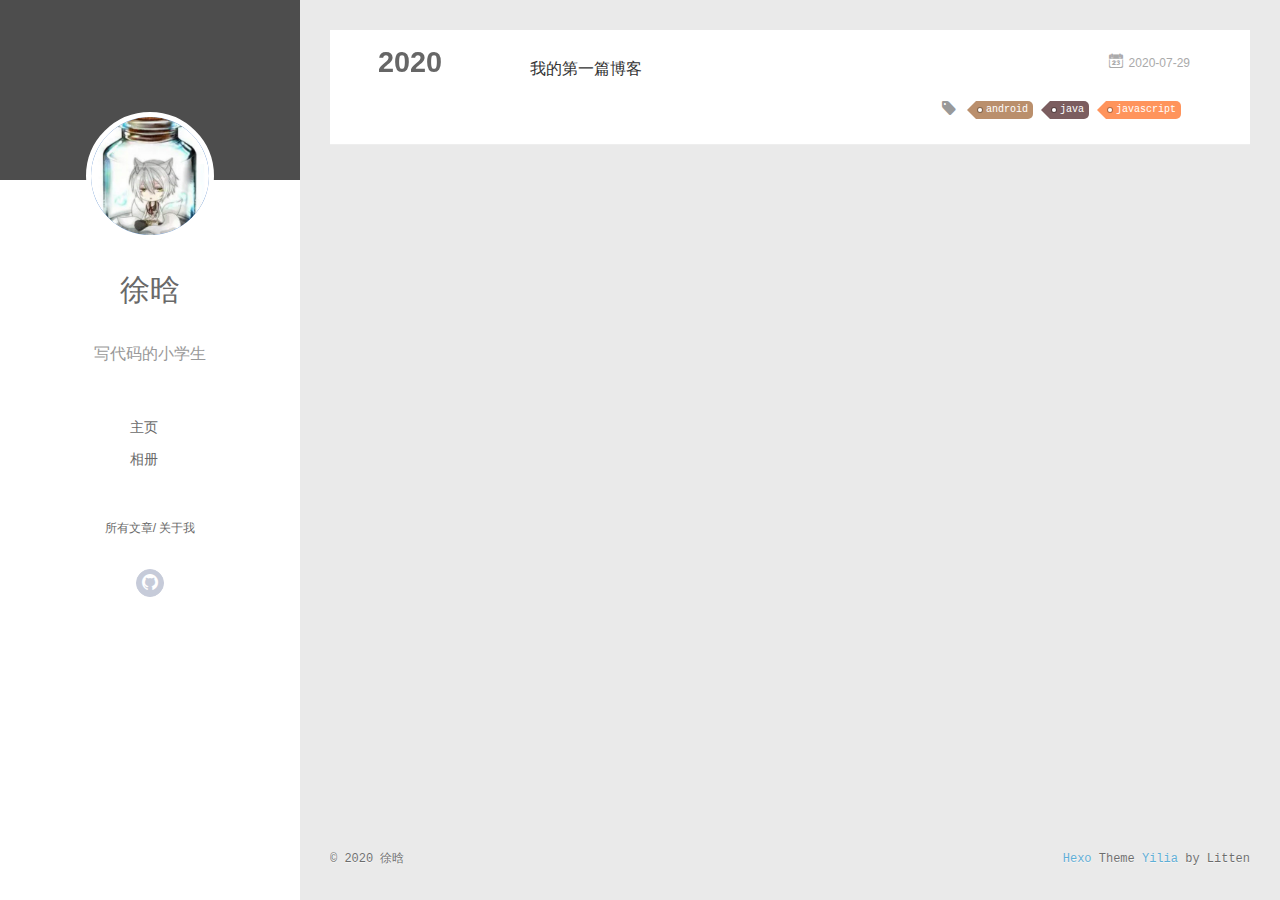
<file: tags/javascript/index.html>
<!DOCTYPE html>
<html>
<head>
  <meta charset="utf-8">
  
  <meta name="renderer" content="webkit">
  <meta http-equiv="X-UA-Compatible" content="IE=edge" >
  <link rel="dns-prefetch" href="http://xuhan123.cn">
  <title>Tag: javascript | 徐晗的博客</title>
  <meta name="viewport" content="width=device-width, initial-scale=1, maximum-scale=1">
  <meta property="og:type" content="website">
<meta property="og:title" content="徐晗的博客">
<meta property="og:url" content="http://xuhan123.cn/tags/javascript/index.html">
<meta property="og:site_name" content="徐晗的博客">
<meta property="og:locale" content="en_US">
<meta property="article:author" content="徐晗">
<meta property="article:tag" content="前端">
<meta property="article:tag" content="js">
<meta property="article:tag" content="jquery">
<meta property="article:tag" content="java">
<meta property="article:tag" content="javascript">
<meta property="article:tag" content="html5">
<meta property="article:tag" content="开发者">
<meta property="article:tag" content="android">
<meta property="article:tag" content="极客">
<meta property="article:tag" content="编程">
<meta property="article:tag" content="代码">
<meta property="article:tag" content="开源">
<meta property="article:tag" content="IT网站">
<meta property="article:tag" content="Developer">
<meta property="article:tag" content="Programmer">
<meta property="article:tag" content="Coder">
<meta property="article:tag" content="Geek">
<meta property="article:tag" content="html">
<meta property="article:tag" content="css">
<meta property="article:tag" content="css3">
<meta property="article:tag" content="用户体验">
<meta name="twitter:card" content="summary">
  
  
    <link rel="icon" href="/assets/img/favicon.ico">
  
  <link rel="stylesheet" type="text/css" href="/./main.43a13c.css">
  <style type="text/css">
  
    #container.show {
      background: linear-gradient(200deg,#a0cfe4,#e8c37e);
    }
  </style>
  

  
<script>
var _hmt = _hmt || [];
(function() {
	var hm = document.createElement("script");
	hm.src = "https://hm.baidu.com/hm.js?a30844fa2bcbce0a9e001fe06cefeddf";
	var s = document.getElementsByTagName("script")[0]; 
	s.parentNode.insertBefore(hm, s);
})();
</script>


  
<meta name="keywords" content="前端,js,jquery,java,javascript,html5,开发者,android,极客,编程,代码,开源,IT网站,Developer,Programmer,Coder,Geek,html,css,css3,用户体验">

<meta name="generator" content="Hexo 4.2.1"></head>

<body>
  <div id="container" q-class="show:isCtnShow">
    <canvas id="anm-canvas" class="anm-canvas"></canvas>
    <div class="left-col" q-class="show:isShow">
      
<div class="overlay" style="background: #4d4d4d"></div>
<div class="intrude-less">
	<header id="header" class="inner">
		<a href="" class="profilepic">
			<img src="/assets/img/avatar.jpg" class="js-avatar">
		</a>
		<hgroup>
		  <h1 class="header-author"><a href="">徐晗</a></h1>
		</hgroup>
		
		<p class="header-subtitle">写代码的小学生</p>
		

		<nav class="header-menu">
			<ul>
			
				<li><a href="../../index.html">主页</a></li>
	        
				<li><a href="../../photos">相册</a></li>
	        
			</ul>
		</nav>
		<nav class="header-smart-menu">
    		
    			
    			<a q-on="click: openSlider(e, 'innerArchive')" href="javascript:void(0)">所有文章</a>
    			
            
    			
            
    			
    			<a q-on="click: openSlider(e, 'aboutme')" href="javascript:void(0)">关于我</a>
    			
            
		</nav>
		<nav class="header-nav">
			<div class="social">
				
					<a class="github" target="_blank" href="../../https:/github.com/user-xuhan" title="github"><i class="icon-github"></i></a>
		        
			</div>
		</nav>
	</header>		
</div>

    </div>
    <div class="mid-col" q-class="show:isShow,hide:isShow|isFalse">
      
<nav id="mobile-nav">
  	<div class="overlay js-overlay" style="background: #4d4d4d"></div>
	<div class="btnctn js-mobile-btnctn">
  		<div class="slider-trigger list" q-on="click: openSlider(e)"><i class="icon icon-sort"></i></div>
	</div>
	<div class="intrude-less">
		<header id="header" class="inner">
			<div class="profilepic">
				<img src="/assets/img/avatar.jpg" class="js-avatar">
			</div>
			<hgroup>
			  <h1 class="header-author js-header-author">徐晗</h1>
			</hgroup>
			
			<p styoe="align-center" class="header-subtitle">写代码的小学生</p>
			
			
			
				
			
				
			
			
			
			<nav class="header-nav">
				<div class="social">
					
						<a class="github" target="_blank" href="../../https:/github.com/user-xuhan" title="github"><i class="icon-github"></i></a>
			        
				</div>
			</nav>

			<nav class="header-menu js-header-menu">
				<ul style="width: 50%">
				
				
					<li style="width: 50%"><a href="../../index.html">主页</a></li>
		        
					<li style="width: 50%"><a href="../../photos">相册</a></li>
		        
				</ul>
			</nav>
		</header>				
	</div>
	<div class="mobile-mask" style="display:none" q-show="isShow"></div>
</nav>

      <div id="wrapper" class="body-wrap">
        <div class="menu-l">
          <div class="canvas-wrap">
            <canvas data-colors="#eaeaea" data-sectionHeight="100" data-contentId="js-content" id="myCanvas1" class="anm-canvas"></canvas>
          </div>
          <div id="js-content" class="content-ll">
            
  
  
    
    
      
      
      <section class="archives-wrap">
        <div class="archive-year-wrap">
          <a href="../../archives/2020" class="archive-year">2020</a>
        </div>
        <div class="archives">
    
    <article class="archive-article archive-type-post">
  <div class="archive-article-inner">
    <header class="archive-article-header">
      	<div class="article-meta">
	      	<a href="../../2020/07/29/%E6%88%91%E7%9A%84%E7%AC%AC%E4%B8%80%E7%AF%87%E5%8D%9A%E5%AE%A2/" class="archive-article-date">
  	<time datetime="2020-07-29T10:01:53.000Z" itemprop="datePublished"><i class="icon-calendar icon"></i>2020-07-29</time>
</a>
        </div>
    	 
  
    <h1 itemprop="name">
      <a class="archive-article-title" href="../../2020/07/29/%E6%88%91%E7%9A%84%E7%AC%AC%E4%B8%80%E7%AF%87%E5%8D%9A%E5%AE%A2/">我的第一篇博客</a>
    </h1>
  

        <div class="article-info info-on-right">
          
	<div class="article-tag tagcloud">
		<i class="icon-price-tags icon"></i>
		<ul class="article-tag-list">
			 
        		<li class="article-tag-list-item">
        			<a href="javascript:void(0)" class="js-tag article-tag-list-link color3">android</a>
        		</li>
      		 
        		<li class="article-tag-list-item">
        			<a href="javascript:void(0)" class="js-tag article-tag-list-link color5">java</a>
        		</li>
      		 
        		<li class="article-tag-list-item">
        			<a href="javascript:void(0)" class="js-tag article-tag-list-link color1">javascript</a>
        		</li>
      		
		</ul>
	</div>

          

        </div>
        <div class="clearfix"></div>
    </header>
  </div>
</article>
  
  
    </div></section>
  

    


          </div>
        </div>
      </div>
      <footer id="footer">
  <div class="outer">
    <div id="footer-info">
    	<div class="footer-left">
    		&copy; 2020 徐晗
    	</div>
      	<div class="footer-right">
      		<a href="http://hexo.io/" target="_blank">Hexo</a>  Theme <a href="https://github.com/litten/hexo-theme-yilia" target="_blank">Yilia</a> by Litten
      	</div>
    </div>
  </div>
</footer>
    </div>
    <script>
	var yiliaConfig = {
		mathjax: false,
		isHome: false,
		isPost: false,
		isArchive: false,
		isTag: true,
		isCategory: false,
		open_in_new: true,
		toc_hide_index: true,
		root: "/",
		innerArchive: true,
		showTags: false
	}
</script>

<script>!function(r){function e(t){if(i[t])return i[t].exports;var n=i[t]={exports:{},id:t,loaded:!1};return r[t].call(n.exports,n,n.exports,e),n.loaded=!0,n.exports}var i={};e.m=r,e.c=i,e.p="./",e(0)}([function(t,n,r){r(220),t.exports=r(216)},function(t,n,r){var d=r(6),y=r(58),g=r(40),x=r(41),b=r(59),m="prototype",S=function(t,n,r){var e,i,o,u,c=t&S.F,f=t&S.G,a=t&S.S,s=t&S.P,l=t&S.B,h=f?d:a?d[n]||(d[n]={}):(d[n]||{})[m],v=f?y:y[n]||(y[n]={}),p=v[m]||(v[m]={});for(e in f&&(r=n),r)o=((i=!c&&h&&void 0!==h[e])?h:r)[e],u=l&&i?b(o,d):s&&"function"==typeof o?b(Function.call,o):o,h&&x(h,e,o,t&S.U),v[e]!=o&&g(v,e,u),s&&p[e]!=o&&(p[e]=o)};d.core=y,S.F=1,S.G=2,S.S=4,S.P=8,S.B=16,S.W=32,S.U=64,S.R=128,t.exports=S},function(t,n){var r=t.exports="undefined"!=typeof window&&window.Math==Math?window:"undefined"!=typeof self&&self.Math==Math?self:Function("return this")();"number"==typeof __g&&(__g=r)},function(t,n,r){var e=r(9);t.exports=function(t){if(!e(t))throw TypeError(t+" is not an object!");return t}},function(t,n){var r=t.exports={version:"2.6.0"};"number"==typeof __e&&(__e=r)},function(t,n,r){var e=r(34)("wks"),i=r(24),o=r(2).Symbol,u="function"==typeof o;(t.exports=function(t){return e[t]||(e[t]=u&&o[t]||(u?o:i)("Symbol."+t))}).store=e},function(t,n){var r=t.exports="undefined"!=typeof window&&window.Math==Math?window:"undefined"!=typeof self&&self.Math==Math?self:Function("return this")();"number"==typeof __g&&(__g=r)},function(t,n){var r={}.hasOwnProperty;t.exports=function(t,n){return r.call(t,n)}},function(t,n){t.exports=function(t){try{return!!t()}catch(t){return!0}}},function(t,n){t.exports=function(t){return"object"==typeof t?null!==t:"function"==typeof t}},function(t,n,r){t.exports=!r(18)(function(){return 7!=Object.defineProperty({},"a",{get:function(){return 7}}).a})},function(t,n,r){var e=r(15),i=r(51),o=r(36),u=Object.defineProperty;n.f=r(10)?Object.defineProperty:function(t,n,r){if(e(t),n=o(n,!0),e(r),i)try{return u(t,n,r)}catch(t){}if("get"in r||"set"in r)throw TypeError("Accessors not supported!");return"value"in r&&(t[n]=r.value),t}},function(t,n,r){var e=r(11),i=r(23);t.exports=r(10)?function(t,n,r){return e.f(t,n,i(1,r))}:function(t,n,r){return t[n]=r,t}},function(t,n){t.exports=function(t){return"object"==typeof t?null!==t:"function"==typeof t}},function(t,n,r){var e=r(75),i=r(31);t.exports=function(t){return e(i(t))}},function(t,n,r){var e=r(13);t.exports=function(t){if(!e(t))throw TypeError(t+" is not an object!");return t}},function(t,n,r){var e=r(131)("wks"),i=r(110),o=r(6).Symbol,u="function"==typeof o;(t.exports=function(t){return e[t]||(e[t]=u&&o[t]||(u?o:i)("Symbol."+t))}).store=e},function(t,n,r){var e=r(61),i=Math.min;t.exports=function(t){return 0<t?i(e(t),9007199254740991):0}},function(t,n){t.exports=function(t){try{return!!t()}catch(t){return!0}}},function(t,n,r){t.exports=!r(8)(function(){return 7!=Object.defineProperty({},"a",{get:function(){return 7}}).a})},function(t,n,r){var e=r(3),i=r(185),o=r(68),u=Object.defineProperty;n.f=r(19)?Object.defineProperty:function(t,n,r){if(e(t),n=o(n,!0),e(r),i)try{return u(t,n,r)}catch(t){}if("get"in r||"set"in r)throw TypeError("Accessors not supported!");return"value"in r&&(t[n]=r.value),t}},function(t,n,r){var d=r(2),y=r(4),g=r(50),x=r(12),b=r(7),m="prototype",S=function(t,n,r){var e,i,o,u=t&S.F,c=t&S.G,f=t&S.S,a=t&S.P,s=t&S.B,l=t&S.W,h=c?y:y[n]||(y[n]={}),v=h[m],p=c?d:f?d[n]:(d[n]||{})[m];for(e in c&&(r=n),r)(i=!u&&p&&void 0!==p[e])&&b(h,e)||(o=i?p[e]:r[e],h[e]=c&&"function"!=typeof p[e]?r[e]:s&&i?g(o,d):l&&p[e]==o?function(e){var t=function(t,n,r){if(this instanceof e){switch(arguments.length){case 0:return new e;case 1:return new e(t);case 2:return new e(t,n)}return new e(t,n,r)}return e.apply(this,arguments)};return t[m]=e[m],t}(o):a&&"function"==typeof o?g(Function.call,o):o,a&&((h.virtual||(h.virtual={}))[e]=o,t&S.R&&v&&!v[e]&&x(v,e,o)))};S.F=1,S.G=2,S.S=4,S.P=8,S.B=16,S.W=32,S.U=64,S.R=128,t.exports=S},function(t,n){t.exports=!0},function(t,n){t.exports=function(t,n){return{enumerable:!(1&t),configurable:!(2&t),writable:!(4&t),value:n}}},function(t,n){var r=0,e=Math.random();t.exports=function(t){return"Symbol(".concat(void 0===t?"":t,")_",(++r+e).toString(36))}},function(t,n,r){var e=r(66);t.exports=function(t){return Object(e(t))}},function(t,n){t.exports={}},function(t,n,r){var e=r(54),i=r(32);t.exports=Object.keys||function(t){return e(t,i)}},function(t,n){n.f={}.propertyIsEnumerable},function(t,n,r){var e=r(11).f,i=r(7),o=r(5)("toStringTag");t.exports=function(t,n,r){t&&!i(t=r?t:t.prototype,o)&&e(t,o,{configurable:!0,value:n})}},function(t,n,r){n.f=r(5)},function(t,n){t.exports=function(t){if(null==t)throw TypeError("Can't call method on  "+t);return t}},function(t,n){t.exports="constructor,hasOwnProperty,isPrototypeOf,propertyIsEnumerable,toLocaleString,toString,valueOf".split(",")},function(t,n,r){var e=r(34)("keys"),i=r(24);t.exports=function(t){return e[t]||(e[t]=i(t))}},function(t,n,r){var e=r(4),i=r(2),o="__core-js_shared__",u=i[o]||(i[o]={});(t.exports=function(t,n){return u[t]||(u[t]=void 0!==n?n:{})})("versions",[]).push({version:e.version,mode:r(22)?"pure":"global",copyright:"© 2018 Denis Pushkarev (zloirock.ru)"})},function(t,n){var r=Math.ceil,e=Math.floor;t.exports=function(t){return isNaN(t=+t)?0:(0<t?e:r)(t)}},function(t,n,r){var i=r(13);t.exports=function(t,n){if(!i(t))return t;var r,e;if(n&&"function"==typeof(r=t.toString)&&!i(e=r.call(t)))return e;if("function"==typeof(r=t.valueOf)&&!i(e=r.call(t)))return e;if(!n&&"function"==typeof(r=t.toString)&&!i(e=r.call(t)))return e;throw TypeError("Can't convert object to primitive value")}},function(t,n,r){var e=r(2),i=r(4),o=r(22),u=r(30),c=r(11).f;t.exports=function(t){var n=i.Symbol||(i.Symbol=o?{}:e.Symbol||{});"_"==t.charAt(0)||t in n||c(n,t,{value:u.f(t)})}},function(t,n){t.exports=function(t){if("function"!=typeof t)throw TypeError(t+" is not a function!");return t}},function(t,n){var r={}.toString;t.exports=function(t){return r.call(t).slice(8,-1)}},function(t,n,r){var e=r(20),i=r(106);t.exports=r(19)?function(t,n,r){return e.f(t,n,i(1,r))}:function(t,n,r){return t[n]=r,t}},function(t,n,r){var o=r(6),u=r(40),c=r(46),f=r(110)("src"),e="toString",i=Function[e],a=(""+i).split(e);r(58).inspectSource=function(t){return i.call(t)},(t.exports=function(t,n,r,e){var i="function"==typeof r;i&&(c(r,"name")||u(r,"name",n)),t[n]!==r&&(i&&(c(r,f)||u(r,f,t[n]?""+t[n]:a.join(String(n)))),t===o?t[n]=r:e?t[n]?t[n]=r:u(t,n,r):(delete t[n],u(t,n,r)))})(Function.prototype,e,function(){return"function"==typeof this&&this[f]||i.call(this)})},function(t,n,r){var e=r(1),i=r(8),u=r(66),c=/"/g,o=function(t,n,r,e){var i=String(u(t)),o="<"+n;return""!==r&&(o+=" "+r+'="'+String(e).replace(c,"&quot;")+'"'),o+">"+i+"</"+n+">"};t.exports=function(n,t){var r={};r[n]=t(o),e(e.P+e.F*i(function(){var t=""[n]('"');return t!==t.toLowerCase()||3<t.split('"').length}),"String",r)}},function(t,n,r){var e=r(13),i=r(2).document,o=e(i)&&e(i.createElement);t.exports=function(t){return o?i.createElement(t):{}}},function(t,n,e){var i=e(15),o=e(92),u=e(32),c=e(33)("IE_PROTO"),f=function(){},a="prototype",s=function(){var t,n=e(43)("iframe"),r=u.length;for(n.style.display="none",e(74).appendChild(n),n.src="javascript:",(t=n.contentWindow.document).open(),t.write("<script>document.F=Object<\/script>"),t.close(),s=t.F;r--;)delete s[a][u[r]];return s()};t.exports=Object.create||function(t,n){var r;return null!==t?(f[a]=i(t),r=new f,f[a]=null,r[c]=t):r=s(),void 0===n?r:o(r,n)}},function(t,n){n.f=Object.getOwnPropertySymbols},function(t,n){var r={}.hasOwnProperty;t.exports=function(t,n){return r.call(t,n)}},function(t,n,r){var e=r(118),i=r(106),o=r(49),u=r(68),c=r(46),f=r(185),a=Object.getOwnPropertyDescriptor;n.f=r(19)?a:function(t,n){if(t=o(t),n=u(n,!0),f)try{return a(t,n)}catch(t){}if(c(t,n))return i(!e.f.call(t,n),t[n])}},function(t,n,r){var e=r(46),i=r(25),o=r(160)("IE_PROTO"),u=Object.prototype;t.exports=Object.getPrototypeOf||function(t){return t=i(t),e(t,o)?t[o]:"function"==typeof t.constructor&&t instanceof t.constructor?t.constructor.prototype:t instanceof Object?u:null}},function(t,n,r){var e=r(117),i=r(66);t.exports=function(t){return e(i(t))}},function(t,n,r){var o=r(62);t.exports=function(e,i,t){if(o(e),void 0===i)return e;switch(t){case 1:return function(t){return e.call(i,t)};case 2:return function(t,n){return e.call(i,t,n)};case 3:return function(t,n,r){return e.call(i,t,n,r)}}return function(){return e.apply(i,arguments)}}},function(t,n,r){t.exports=!r(10)&&!r(18)(function(){return 7!=Object.defineProperty(r(43)("div"),"a",{get:function(){return 7}}).a})},function(t,n,r){"use strict";var b=r(22),m=r(21),S=r(55),w=r(12),_=r(26),O=r(90),E=r(29),M=r(77),P=r(5)("iterator"),j=!([].keys&&"next"in[].keys()),F="values",A=function(){return this};t.exports=function(t,n,r,e,i,o,u){O(r,n,e);var c,f,a,s=function(t){if(!j&&t in p)return p[t];switch(t){case"keys":case F:return function(){return new r(this,t)}}return function(){return new r(this,t)}},l=n+" Iterator",h=i==F,v=!1,p=t.prototype,d=p[P]||p["@@iterator"]||i&&p[i],y=d||s(i),g=i?h?s("entries"):y:void 0,x="Array"==n&&p.entries||d;if(x&&((a=M(x.call(new t)))!==Object.prototype&&a.next&&(E(a,l,!0),b||"function"==typeof a[P]||w(a,P,A))),h&&d&&d.name!==F&&(v=!0,y=function(){return d.call(this)}),b&&!u||!j&&!v&&p[P]||w(p,P,y),_[n]=y,_[l]=A,i)if(c={values:h?y:s(F),keys:o?y:s("keys"),entries:g},u)for(f in c)f in p||S(p,f,c[f]);else m(m.P+m.F*(j||v),n,c);return c}},function(t,n,r){var e=r(54),i=r(32).concat("length","prototype");n.f=Object.getOwnPropertyNames||function(t){return e(t,i)}},function(t,n,r){var u=r(7),c=r(14),f=r(87)(!1),a=r(33)("IE_PROTO");t.exports=function(t,n){var r,e=c(t),i=0,o=[];for(r in e)r!=a&&u(e,r)&&o.push(r);for(;n.length>i;)u(e,r=n[i++])&&(~f(o,r)||o.push(r));return o}},function(t,n,r){t.exports=r(12)},function(t,n,r){var e=r(31);t.exports=function(t){return Object(e(t))}},function(t,n){var r={}.toString;t.exports=function(t){return r.call(t).slice(8,-1)}},function(t,n){var r=t.exports={version:"2.6.0"};"number"==typeof __e&&(__e=r)},function(t,n,r){var o=r(38);t.exports=function(e,i,t){if(o(e),void 0===i)return e;switch(t){case 1:return function(t){return e.call(i,t)};case 2:return function(t,n){return e.call(i,t,n)};case 3:return function(t,n,r){return e.call(i,t,n,r)}}return function(){return e.apply(i,arguments)}}},function(t,n,r){"use strict";var e=r(8);t.exports=function(t,n){return!!t&&e(function(){n?t.call(null,function(){},1):t.call(null)})}},function(t,n){var r=Math.ceil,e=Math.floor;t.exports=function(t){return isNaN(t=+t)?0:(0<t?e:r)(t)}},function(t,n){t.exports=function(t){if("function"!=typeof t)throw TypeError(t+" is not a function!");return t}},function(t,n,r){"use strict";var e=r(95)(!0);r(52)(String,"String",function(t){this._t=String(t),this._i=0},function(){var t,n=this._t,r=this._i;return r>=n.length?{value:void 0,done:!0}:(t=e(n,r),this._i+=t.length,{value:t,done:!1})})},function(t,n,r){r(97);for(var e=r(2),i=r(12),o=r(26),u=r(5)("toStringTag"),c="CSSRuleList,CSSStyleDeclaration,CSSValueList,ClientRectList,DOMRectList,DOMStringList,DOMTokenList,DataTransferItemList,FileList,HTMLAllCollection,HTMLCollection,HTMLFormElement,HTMLSelectElement,MediaList,MimeTypeArray,NamedNodeMap,NodeList,PaintRequestList,Plugin,PluginArray,SVGLengthList,SVGNumberList,SVGPathSegList,SVGPointList,SVGStringList,SVGTransformList,SourceBufferList,StyleSheetList,TextTrackCueList,TextTrackList,TouchList".split(","),f=0;f<c.length;f++){var a=c[f],s=e[a],l=s&&s.prototype;l&&!l[u]&&i(l,u,a),o[a]=o.Array}},function(t,n,r){var b=r(59),m=r(117),S=r(25),w=r(17),e=r(144);t.exports=function(l,t){var h=1==l,v=2==l,p=3==l,d=4==l,y=6==l,g=5==l||y,x=t||e;return function(t,n,r){for(var e,i,o=S(t),u=m(o),c=b(n,r,3),f=w(u.length),a=0,s=h?x(t,f):v?x(t,0):void 0;a<f;a++)if((g||a in u)&&(i=c(e=u[a],a,o),l))if(h)s[a]=i;else if(i)switch(l){case 3:return!0;case 5:return e;case 6:return a;case 2:s.push(e)}else if(d)return!1;return y?-1:p||d?d:s}}},function(t,n){t.exports=function(t){if(null==t)throw TypeError("Can't call method on  "+t);return t}},function(t,n,r){var i=r(1),o=r(58),u=r(8);t.exports=function(t,n){var r=(o.Object||{})[t]||Object[t],e={};e[t]=n(r),i(i.S+i.F*u(function(){r(1)}),"Object",e)}},function(t,n,r){var i=r(9);t.exports=function(t,n){if(!i(t))return t;var r,e;if(n&&"function"==typeof(r=t.toString)&&!i(e=r.call(t)))return e;if("function"==typeof(r=t.valueOf)&&!i(e=r.call(t)))return e;if(!n&&"function"==typeof(r=t.toString)&&!i(e=r.call(t)))return e;throw TypeError("Can't convert object to primitive value")}},function(t,n,r){var e=r(28),i=r(23),o=r(14),u=r(36),c=r(7),f=r(51),a=Object.getOwnPropertyDescriptor;n.f=r(10)?a:function(t,n){if(t=o(t),n=u(n,!0),f)try{return a(t,n)}catch(t){}if(c(t,n))return i(!e.f.call(t,n),t[n])}},function(t,n,r){var o=r(207),e=r(1),i=r(131)("metadata"),u=i.store||(i.store=new(r(211))),c=function(t,n,r){var e=u.get(t);if(!e){if(!r)return;u.set(t,e=new o)}var i=e.get(n);if(!i){if(!r)return;e.set(n,i=new o)}return i};t.exports={store:u,map:c,has:function(t,n,r){var e=c(n,r,!1);return void 0!==e&&e.has(t)},get:function(t,n,r){var e=c(n,r,!1);return void 0===e?void 0:e.get(t)},set:function(t,n,r,e){c(r,e,!0).set(t,n)},keys:function(t,n){var r=c(t,n,!1),e=[];return r&&r.forEach(function(t,n){e.push(n)}),e},key:function(t){return void 0===t||"symbol"==typeof t?t:String(t)},exp:function(t){e(e.S,"Reflect",t)}}},function(t,n,r){"use strict";if(r(19)){var g=r(81),x=r(6),b=r(8),m=r(1),S=r(133),e=r(165),h=r(59),w=r(101),i=r(106),_=r(40),o=r(107),u=r(61),O=r(17),E=r(205),c=r(109),f=r(68),a=r(46),M=r(111),P=r(9),v=r(25),p=r(151),j=r(103),F=r(48),A=r(104).f,d=r(167),s=r(110),l=r(16),y=r(65),I=r(120),L=r(119),N=r(168),T=r(112),k=r(125),R=r(108),C=r(143),D=r(177),G=r(20),W=r(47),U=G.f,V=W.f,B=x.RangeError,q=x.TypeError,z=x.Uint8Array,H="ArrayBuffer",K="Shared"+H,J="BYTES_PER_ELEMENT",$="prototype",Y=Array[$],X=e.ArrayBuffer,Q=e.DataView,Z=y(0),tt=y(2),nt=y(3),rt=y(4),et=y(5),it=y(6),ot=I(!0),ut=I(!1),ct=N.values,ft=N.keys,at=N.entries,st=Y.lastIndexOf,lt=Y.reduce,ht=Y.reduceRight,vt=Y.join,pt=Y.sort,dt=Y.slice,yt=Y.toString,gt=Y.toLocaleString,xt=l("iterator"),bt=l("toStringTag"),mt=s("typed_constructor"),St=s("def_constructor"),wt=S.CONSTR,_t=S.TYPED,Ot=S.VIEW,Et="Wrong length!",Mt=y(1,function(t,n){return It(L(t,t[St]),n)}),Pt=b(function(){return 1===new z(new Uint16Array([1]).buffer)[0]}),jt=!!z&&!!z[$].set&&b(function(){new z(1).set({})}),Ft=function(t,n){var r=u(t);if(r<0||r%n)throw B("Wrong offset!");return r},At=function(t){if(P(t)&&_t in t)return t;throw q(t+" is not a typed array!")},It=function(t,n){if(!(P(t)&&mt in t))throw q("It is not a typed array constructor!");return new t(n)},Lt=function(t,n){return Nt(L(t,t[St]),n)},Nt=function(t,n){for(var r=0,e=n.length,i=It(t,e);r<e;)i[r]=n[r++];return i},Tt=function(t,n,r){U(t,n,{get:function(){return this._d[r]}})},kt=function(t){var n,r,e,i,o,u,c=v(t),f=arguments.length,a=1<f?arguments[1]:void 0,s=void 0!==a,l=d(c);if(null!=l&&!p(l)){for(u=l.call(c),e=[],n=0;!(o=u.next()).done;n++)e.push(o.value);c=e}for(s&&2<f&&(a=h(a,arguments[2],2)),n=0,r=O(c.length),i=It(this,r);n<r;n++)i[n]=s?a(c[n],n):c[n];return i},Rt=function(){for(var t=0,n=arguments.length,r=It(this,n);t<n;)r[t]=arguments[t++];return r},Ct=!!z&&b(function(){gt.call(new z(1))}),Dt=function(){return gt.apply(Ct?dt.call(At(this)):At(this),arguments)},Gt={copyWithin:function(t,n){return D.call(At(this),t,n,2<arguments.length?arguments[2]:void 0)},every:function(t){return rt(At(this),t,1<arguments.length?arguments[1]:void 0)},fill:function(t){return C.apply(At(this),arguments)},filter:function(t){return Lt(this,tt(At(this),t,1<arguments.length?arguments[1]:void 0))},find:function(t){return et(At(this),t,1<arguments.length?arguments[1]:void 0)},findIndex:function(t){return it(At(this),t,1<arguments.length?arguments[1]:void 0)},forEach:function(t){Z(At(this),t,1<arguments.length?arguments[1]:void 0)},indexOf:function(t){return ut(At(this),t,1<arguments.length?arguments[1]:void 0)},includes:function(t){return ot(At(this),t,1<arguments.length?arguments[1]:void 0)},join:function(t){return vt.apply(At(this),arguments)},lastIndexOf:function(t){return st.apply(At(this),arguments)},map:function(t){return Mt(At(this),t,1<arguments.length?arguments[1]:void 0)},reduce:function(t){return lt.apply(At(this),arguments)},reduceRight:function(t){return ht.apply(At(this),arguments)},reverse:function(){for(var t,n=this,r=At(n).length,e=Math.floor(r/2),i=0;i<e;)t=n[i],n[i++]=n[--r],n[r]=t;return n},some:function(t){return nt(At(this),t,1<arguments.length?arguments[1]:void 0)},sort:function(t){return pt.call(At(this),t)},subarray:function(t,n){var r=At(this),e=r.length,i=c(t,e);return new(L(r,r[St]))(r.buffer,r.byteOffset+i*r.BYTES_PER_ELEMENT,O((void 0===n?e:c(n,e))-i))}},Wt=function(t,n){return Lt(this,dt.call(At(this),t,n))},Ut=function(t){At(this);var n=Ft(arguments[1],1),r=this.length,e=v(t),i=O(e.length),o=0;if(r<i+n)throw B(Et);for(;o<i;)this[n+o]=e[o++]},Vt={entries:function(){return at.call(At(this))},keys:function(){return ft.call(At(this))},values:function(){return ct.call(At(this))}},Bt=function(t,n){return P(t)&&t[_t]&&"symbol"!=typeof n&&n in t&&String(+n)==String(n)},qt=function(t,n){return Bt(t,n=f(n,!0))?i(2,t[n]):V(t,n)},zt=function(t,n,r){return!(Bt(t,n=f(n,!0))&&P(r)&&a(r,"value"))||a(r,"get")||a(r,"set")||r.configurable||a(r,"writable")&&!r.writable||a(r,"enumerable")&&!r.enumerable?U(t,n,r):(t[n]=r.value,t)};wt||(W.f=qt,G.f=zt),m(m.S+m.F*!wt,"Object",{getOwnPropertyDescriptor:qt,defineProperty:zt}),b(function(){yt.call({})})&&(yt=gt=function(){return vt.call(this)});var Ht=o({},Gt);o(Ht,Vt),_(Ht,xt,Vt.values),o(Ht,{slice:Wt,set:Ut,constructor:function(){},toString:yt,toLocaleString:Dt}),Tt(Ht,"buffer","b"),Tt(Ht,"byteOffset","o"),Tt(Ht,"byteLength","l"),Tt(Ht,"length","e"),U(Ht,bt,{get:function(){return this[_t]}}),t.exports=function(t,l,n,o){var h=t+((o=!!o)?"Clamped":"")+"Array",r="get"+t,u="set"+t,v=x[h],c=v||{},e=v&&F(v),i=!v||!S.ABV,f={},a=v&&v[$],p=function(t,i){U(t,i,{get:function(){return t=i,(n=this._d).v[r](t*l+n.o,Pt);var t,n},set:function(t){return n=i,r=t,e=this._d,o&&(r=(r=Math.round(r))<0?0:255<r?255:255&r),void e.v[u](n*l+e.o,r,Pt);var n,r,e},enumerable:!0})};i?(v=n(function(t,n,r,e){w(t,v,h,"_d");var i,o,u,c,f=0,a=0;if(P(n)){if(!(n instanceof X||(c=M(n))==H||c==K))return _t in n?Nt(v,n):kt.call(v,n);i=n,a=Ft(r,l);var s=n.byteLength;if(void 0===e){if(s%l)throw B(Et);if((o=s-a)<0)throw B(Et)}else if(s<(o=O(e)*l)+a)throw B(Et);u=o/l}else u=E(n),i=new X(o=u*l);for(_(t,"_d",{b:i,o:a,l:o,e:u,v:new Q(i)});f<u;)p(t,f++)}),a=v[$]=j(Ht),_(a,"constructor",v)):b(function(){v(1)})&&b(function(){new v(-1)})&&k(function(t){new v,new v(null),new v(1.5),new v(t)},!0)||(v=n(function(t,n,r,e){var i;return w(t,v,h),P(n)?n instanceof X||(i=M(n))==H||i==K?void 0!==e?new c(n,Ft(r,l),e):void 0!==r?new c(n,Ft(r,l)):new c(n):_t in n?Nt(v,n):kt.call(v,n):new c(E(n))}),Z(e!==Function.prototype?A(c).concat(A(e)):A(c),function(t){t in v||_(v,t,c[t])}),v[$]=a,g||(a.constructor=v));var s=a[xt],d=!!s&&("values"==s.name||null==s.name),y=Vt.values;_(v,mt,!0),_(a,_t,h),_(a,Ot,!0),_(a,St,v),(o?new v(1)[bt]==h:bt in a)||U(a,bt,{get:function(){return h}}),f[h]=v,m(m.G+m.W+m.F*(v!=c),f),m(m.S,h,{BYTES_PER_ELEMENT:l}),m(m.S+m.F*b(function(){c.of.call(v,1)}),h,{from:kt,of:Rt}),J in a||_(a,J,l),m(m.P,h,Gt),R(h),m(m.P+m.F*jt,h,{set:Ut}),m(m.P+m.F*!d,h,Vt),g||a.toString==yt||(a.toString=yt),m(m.P+m.F*b(function(){new v(1).slice()}),h,{slice:Wt}),m(m.P+m.F*(b(function(){return[1,2].toLocaleString()!=new v([1,2]).toLocaleString()})||!b(function(){a.toLocaleString.call([1,2])})),h,{toLocaleString:Dt}),T[h]=d?s:y,g||d||_(a,xt,y)}}else t.exports=function(){}},function(t,n,r){t.exports={default:r(84),__esModule:!0}},function(t,n,r){t.exports={default:r(85),__esModule:!0}},function(t,n,r){var e=r(2).document;t.exports=e&&e.documentElement},function(t,n,r){var e=r(39);t.exports=Object("z").propertyIsEnumerable(0)?Object:function(t){return"String"==e(t)?t.split(""):Object(t)}},function(t,n,r){var e=r(24)("meta"),i=r(13),o=r(7),u=r(11).f,c=0,f=Object.isExtensible||function(){return!0},a=!r(18)(function(){return f(Object.preventExtensions({}))}),s=function(t){u(t,e,{value:{i:"O"+ ++c,w:{}}})},l=t.exports={KEY:e,NEED:!1,fastKey:function(t,n){if(!i(t))return"symbol"==typeof t?t:("string"==typeof t?"S":"P")+t;if(!o(t,e)){if(!f(t))return"F";if(!n)return"E";s(t)}return t[e].i},getWeak:function(t,n){if(!o(t,e)){if(!f(t))return!0;if(!n)return!1;s(t)}return t[e].w},onFreeze:function(t){return a&&l.NEED&&f(t)&&!o(t,e)&&s(t),t}}},function(t,n,r){var e=r(7),i=r(56),o=r(33)("IE_PROTO"),u=Object.prototype;t.exports=Object.getPrototypeOf||function(t){return t=i(t),e(t,o)?t[o]:"function"==typeof t.constructor&&t instanceof t.constructor?t.constructor.prototype:t instanceof Object?u:null}},function(t,n,r){var e=r(35),i=Math.min;t.exports=function(t){return 0<t?i(e(t),9007199254740991):0}},function(t,n){},function(t,n,r){var e=r(16)("unscopables"),i=Array.prototype;null==i[e]&&r(40)(i,e,{}),t.exports=function(t){i[e][t]=!0}},function(t,n){t.exports=!1},function(t,n,r){var e=r(110)("meta"),i=r(9),o=r(46),u=r(20).f,c=0,f=Object.isExtensible||function(){return!0},a=!r(8)(function(){return f(Object.preventExtensions({}))}),s=function(t){u(t,e,{value:{i:"O"+ ++c,w:{}}})},l=t.exports={KEY:e,NEED:!1,fastKey:function(t,n){if(!i(t))return"symbol"==typeof t?t:("string"==typeof t?"S":"P")+t;if(!o(t,e)){if(!f(t))return"F";if(!n)return"E";s(t)}return t[e].i},getWeak:function(t,n){if(!o(t,e)){if(!f(t))return!0;if(!n)return!1;s(t)}return t[e].w},onFreeze:function(t){return a&&l.NEED&&f(t)&&!o(t,e)&&s(t),t}}},function(t,n,r){"use strict";function e(t){return t&&t.__esModule?t:{default:t}}n.__esModule=!0;var i=e(r(73)),o=e(r(72)),u="function"==typeof o.default&&"symbol"==typeof i.default?function(t){return typeof t}:function(t){return t&&"function"==typeof o.default&&t.constructor===o.default&&t!==o.default.prototype?"symbol":typeof t};n.default="function"==typeof o.default&&"symbol"===u(i.default)?function(t){return void 0===t?"undefined":u(t)}:function(t){return t&&"function"==typeof o.default&&t.constructor===o.default&&t!==o.default.prototype?"symbol":void 0===t?"undefined":u(t)}},function(t,n,r){r(98),r(79),r(99),r(100),t.exports=r(4).Symbol},function(t,n,r){r(63),r(64),t.exports=r(30).f("iterator")},function(t,n){t.exports=function(){}},function(t,n,r){var f=r(14),a=r(78),s=r(96);t.exports=function(c){return function(t,n,r){var e,i=f(t),o=a(i.length),u=s(r,o);if(c&&n!=n){for(;u<o;)if((e=i[u++])!=e)return!0}else for(;u<o;u++)if((c||u in i)&&i[u]===n)return c||u||0;return!c&&-1}}},function(t,n,r){var c=r(27),f=r(45),a=r(28);t.exports=function(t){var n=c(t),r=f.f;if(r)for(var e,i=r(t),o=a.f,u=0;i.length>u;)o.call(t,e=i[u++])&&n.push(e);return n}},function(t,n,r){var e=r(39);t.exports=Array.isArray||function(t){return"Array"==e(t)}},function(t,n,r){"use strict";var e=r(44),i=r(23),o=r(29),u={};r(12)(u,r(5)("iterator"),function(){return this}),t.exports=function(t,n,r){t.prototype=e(u,{next:i(1,r)}),o(t,n+" Iterator")}},function(t,n){t.exports=function(t,n){return{value:n,done:!!t}}},function(t,n,r){var u=r(11),c=r(15),f=r(27);t.exports=r(10)?Object.defineProperties:function(t,n){c(t);for(var r,e=f(n),i=e.length,o=0;o<i;)u.f(t,r=e[o++],n[r]);return t}},function(t,n,r){var e=r(14),i=r(53).f,o={}.toString,u="object"==typeof window&&window&&Object.getOwnPropertyNames?Object.getOwnPropertyNames(window):[];t.exports.f=function(t){return u&&"[object Window]"==o.call(t)?function(t){try{return i(t)}catch(t){return u.slice()}}(t):i(e(t))}},,function(t,n,r){var f=r(35),a=r(31);t.exports=function(c){return function(t,n){var r,e,i=String(a(t)),o=f(n),u=i.length;return o<0||u<=o?c?"":void 0:(r=i.charCodeAt(o))<55296||56319<r||o+1===u||(e=i.charCodeAt(o+1))<56320||57343<e?c?i.charAt(o):r:c?i.slice(o,o+2):e-56320+(r-55296<<10)+65536}}},function(t,n,r){var e=r(35),i=Math.max,o=Math.min;t.exports=function(t,n){return(t=e(t))<0?i(t+n,0):o(t,n)}},function(t,n,r){"use strict";var e=r(86),i=r(91),o=r(26),u=r(14);t.exports=r(52)(Array,"Array",function(t,n){this._t=u(t),this._i=0,this._k=n},function(){var t=this._t,n=this._k,r=this._i++;return!t||r>=t.length?(this._t=void 0,i(1)):i(0,"keys"==n?r:"values"==n?t[r]:[r,t[r]])},"values"),o.Arguments=o.Array,e("keys"),e("values"),e("entries")},function(t,n,r){"use strict";var e=r(2),u=r(7),i=r(10),o=r(21),c=r(55),f=r(76).KEY,a=r(18),s=r(34),l=r(29),h=r(24),v=r(5),p=r(30),d=r(37),y=r(88),g=r(89),x=r(15),b=r(13),m=r(14),S=r(36),w=r(23),_=r(44),O=r(93),E=r(69),M=r(11),P=r(27),j=E.f,F=M.f,A=O.f,I=e.Symbol,L=e.JSON,N=L&&L.stringify,T="prototype",k=v("_hidden"),R=v("toPrimitive"),C={}.propertyIsEnumerable,D=s("symbol-registry"),G=s("symbols"),W=s("op-symbols"),U=Object[T],V="function"==typeof I,B=e.QObject,q=!B||!B[T]||!B[T].findChild,z=i&&a(function(){return 7!=_(F({},"a",{get:function(){return F(this,"a",{value:7}).a}})).a})?function(t,n,r){var e=j(U,n);e&&delete U[n],F(t,n,r),e&&t!==U&&F(U,n,e)}:F,H=function(t){var n=G[t]=_(I[T]);return n._k=t,n},K=V&&"symbol"==typeof I.iterator?function(t){return"symbol"==typeof t}:function(t){return t instanceof I},J=function(t,n,r){return t===U&&J(W,n,r),x(t),n=S(n,!0),x(r),u(G,n)?(r.enumerable?(u(t,k)&&t[k][n]&&(t[k][n]=!1),r=_(r,{enumerable:w(0,!1)})):(u(t,k)||F(t,k,w(1,{})),t[k][n]=!0),z(t,n,r)):F(t,n,r)},$=function(t,n){x(t);for(var r,e=y(n=m(n)),i=0,o=e.length;i<o;)J(t,r=e[i++],n[r]);return t},Y=function(t){var n=C.call(this,t=S(t,!0));return!(this===U&&u(G,t)&&!u(W,t))&&(!(n||!u(this,t)||!u(G,t)||u(this,k)&&this[k][t])||n)},X=function(t,n){if(t=m(t),n=S(n,!0),t!==U||!u(G,n)||u(W,n)){var r=j(t,n);return!r||!u(G,n)||u(t,k)&&t[k][n]||(r.enumerable=!0),r}},Q=function(t){for(var n,r=A(m(t)),e=[],i=0;r.length>i;)u(G,n=r[i++])||n==k||n==f||e.push(n);return e},Z=function(t){for(var n,r=t===U,e=A(r?W:m(t)),i=[],o=0;e.length>o;)!u(G,n=e[o++])||r&&!u(U,n)||i.push(G[n]);return i};V||(c((I=function(){if(this instanceof I)throw TypeError("Symbol is not a constructor!");var n=h(0<arguments.length?arguments[0]:void 0),r=function(t){this===U&&r.call(W,t),u(this,k)&&u(this[k],n)&&(this[k][n]=!1),z(this,n,w(1,t))};return i&&q&&z(U,n,{configurable:!0,set:r}),H(n)})[T],"toString",function(){return this._k}),E.f=X,M.f=J,r(53).f=O.f=Q,r(28).f=Y,r(45).f=Z,i&&!r(22)&&c(U,"propertyIsEnumerable",Y,!0),p.f=function(t){return H(v(t))}),o(o.G+o.W+o.F*!V,{Symbol:I});for(var tt="hasInstance,isConcatSpreadable,iterator,match,replace,search,species,split,toPrimitive,toStringTag,unscopables".split(","),nt=0;tt.length>nt;)v(tt[nt++]);for(var rt=P(v.store),et=0;rt.length>et;)d(rt[et++]);o(o.S+o.F*!V,"Symbol",{for:function(t){return u(D,t+="")?D[t]:D[t]=I(t)},keyFor:function(t){if(!K(t))throw TypeError(t+" is not a symbol!");for(var n in D)if(D[n]===t)return n},useSetter:function(){q=!0},useSimple:function(){q=!1}}),o(o.S+o.F*!V,"Object",{create:function(t,n){return void 0===n?_(t):$(_(t),n)},defineProperty:J,defineProperties:$,getOwnPropertyDescriptor:X,getOwnPropertyNames:Q,getOwnPropertySymbols:Z}),L&&o(o.S+o.F*(!V||a(function(){var t=I();return"[null]"!=N([t])||"{}"!=N({a:t})||"{}"!=N(Object(t))})),"JSON",{stringify:function(t){for(var n,r,e=[t],i=1;arguments.length>i;)e.push(arguments[i++]);if(r=n=e[1],(b(n)||void 0!==t)&&!K(t))return g(n)||(n=function(t,n){if("function"==typeof r&&(n=r.call(this,t,n)),!K(n))return n}),e[1]=n,N.apply(L,e)}}),I[T][R]||r(12)(I[T],R,I[T].valueOf),l(I,"Symbol"),l(Math,"Math",!0),l(e.JSON,"JSON",!0)},function(t,n,r){r(37)("asyncIterator")},function(t,n,r){r(37)("observable")},function(t,n){t.exports=function(t,n,r,e){if(!(t instanceof n)||void 0!==e&&e in t)throw TypeError(r+": incorrect invocation!");return t}},function(t,n,r){var h=r(59),v=r(188),p=r(151),d=r(3),y=r(17),g=r(167),x={},b={};(n=t.exports=function(t,n,r,e,i){var o,u,c,f,a=i?function(){return t}:g(t),s=h(r,e,n?2:1),l=0;if("function"!=typeof a)throw TypeError(t+" is not iterable!");if(p(a)){for(o=y(t.length);l<o;l++)if((f=n?s(d(u=t[l])[0],u[1]):s(t[l]))===x||f===b)return f}else for(c=a.call(t);!(u=c.next()).done;)if((f=v(c,s,u.value,n))===x||f===b)return f}).BREAK=x,n.RETURN=b},function(t,n,e){var i=e(3),o=e(194),u=e(147),c=e(160)("IE_PROTO"),f=function(){},a="prototype",s=function(){var t,n=e(146)("iframe"),r=u.length;for(n.style.display="none",e(149).appendChild(n),n.src="javascript:",(t=n.contentWindow.document).open(),t.write("<script>document.F=Object<\/script>"),t.close(),s=t.F;r--;)delete s[a][u[r]];return s()};t.exports=Object.create||function(t,n){var r;return null!==t?(f[a]=i(t),r=new f,f[a]=null,r[c]=t):r=s(),void 0===n?r:o(r,n)}},function(t,n,r){var e=r(196),i=r(147).concat("length","prototype");n.f=Object.getOwnPropertyNames||function(t){return e(t,i)}},function(t,n,r){var e=r(196),i=r(147);t.exports=Object.keys||function(t){return e(t,i)}},function(t,n){t.exports=function(t,n){return{enumerable:!(1&t),configurable:!(2&t),writable:!(4&t),value:n}}},function(t,n,r){var i=r(41);t.exports=function(t,n,r){for(var e in n)i(t,e,n[e],r);return t}},function(t,n,r){"use strict";var e=r(6),i=r(20),o=r(19),u=r(16)("species");t.exports=function(t){var n=e[t];o&&n&&!n[u]&&i.f(n,u,{configurable:!0,get:function(){return this}})}},function(t,n,r){var e=r(61),i=Math.max,o=Math.min;t.exports=function(t,n){return(t=e(t))<0?i(t+n,0):o(t,n)}},function(t,n){var r=0,e=Math.random();t.exports=function(t){return"Symbol(".concat(void 0===t?"":t,")_",(++r+e).toString(36))}},function(t,n,r){var i=r(57),o=r(16)("toStringTag"),u="Arguments"==i(function(){return arguments}());t.exports=function(t){var n,r,e;return void 0===t?"Undefined":null===t?"Null":"string"==typeof(r=function(t,n){try{return t[n]}catch(t){}}(n=Object(t),o))?r:u?i(n):"Object"==(e=i(n))&&"function"==typeof n.callee?"Arguments":e}},function(t,n){t.exports={}},function(t,n,r){var e=r(20).f,i=r(46),o=r(16)("toStringTag");t.exports=function(t,n,r){t&&!i(t=r?t:t.prototype,o)&&e(t,o,{configurable:!0,value:n})}},function(t,n,r){var u=r(1),e=r(66),c=r(8),f=r(163),i="["+f+"]",o=RegExp("^"+i+i+"*"),a=RegExp(i+i+"*$"),s=function(t,n,r){var e={},i=c(function(){return!!f[t]()||"​"!="​"[t]()}),o=e[t]=i?n(l):f[t];r&&(e[r]=o),u(u.P+u.F*i,"String",e)},l=s.trim=function(t,n){return t=String(e(t)),1&n&&(t=t.replace(o,"")),2&n&&(t=t.replace(a,"")),t};t.exports=s},function(t,n,r){var e=r(9);t.exports=function(t,n){if(!e(t)||t._t!==n)throw TypeError("Incompatible receiver, "+n+" required!");return t}},function(t,n,r){"use strict";var e=r(3);t.exports=function(){var t=e(this),n="";return t.global&&(n+="g"),t.ignoreCase&&(n+="i"),t.multiline&&(n+="m"),t.unicode&&(n+="u"),t.sticky&&(n+="y"),n}},function(t,n,r){var e=r(57);t.exports=Object("z").propertyIsEnumerable(0)?Object:function(t){return"String"==e(t)?t.split(""):Object(t)}},function(t,n){n.f={}.propertyIsEnumerable},function(t,n,r){var i=r(3),o=r(38),u=r(16)("species");t.exports=function(t,n){var r,e=i(t).constructor;return void 0===e||null==(r=i(e)[u])?n:o(r)}},function(t,n,r){var f=r(49),a=r(17),s=r(109);t.exports=function(c){return function(t,n,r){var e,i=f(t),o=a(i.length),u=s(r,o);if(c&&n!=n){for(;u<o;)if((e=i[u++])!=e)return!0}else for(;u<o;u++)if((c||u in i)&&i[u]===n)return c||u||0;return!c&&-1}}},function(t,n,r){"use strict";var g=r(6),x=r(1),b=r(41),m=r(107),S=r(82),w=r(102),_=r(101),O=r(9),E=r(8),M=r(125),P=r(113),j=r(150);t.exports=function(e,t,n,r,i,o){var u=g[e],c=u,f=i?"set":"add",a=c&&c.prototype,s={},l=function(t){var r=a[t];b(a,t,"delete"==t?function(t){return!(o&&!O(t))&&r.call(this,0===t?0:t)}:"has"==t?function(t){return!(o&&!O(t))&&r.call(this,0===t?0:t)}:"get"==t?function(t){return o&&!O(t)?void 0:r.call(this,0===t?0:t)}:"add"==t?function(t){return r.call(this,0===t?0:t),this}:function(t,n){return r.call(this,0===t?0:t,n),this})};if("function"==typeof c&&(o||a.forEach&&!E(function(){(new c).entries().next()}))){var h=new c,v=h[f](o?{}:-0,1)!=h,p=E(function(){h.has(1)}),d=M(function(t){new c(t)}),y=!o&&E(function(){for(var t=new c,n=5;n--;)t[f](n,n);return!t.has(-0)});d||(((c=t(function(t,n){_(t,c,e);var r=j(new u,t,c);return null!=n&&w(n,i,r[f],r),r})).prototype=a).constructor=c),(p||y)&&(l("delete"),l("has"),i&&l("get")),(y||v)&&l(f),o&&a.clear&&delete a.clear}else c=r.getConstructor(t,e,i,f),m(c.prototype,n),S.NEED=!0;return P(c,e),s[e]=c,x(x.G+x.W+x.F*(c!=u),s),o||r.setStrong(c,e,i),c}},function(t,n,r){"use strict";r(208);var s=r(41),l=r(40),h=r(8),v=r(66),p=r(16),d=r(158),y=p("species"),g=!h(function(){var t=/./;return t.exec=function(){var t=[];return t.groups={a:"7"},t},"7"!=="".replace(t,"$<a>")}),x=function(){var t=/(?:)/,n=t.exec;t.exec=function(){return n.apply(this,arguments)};var r="ab".split(t);return 2===r.length&&"a"===r[0]&&"b"===r[1]}();t.exports=function(r,t,n){var e=p(r),o=!h(function(){var t={};return t[e]=function(){return 7},7!=""[r](t)}),i=o?!h(function(){var t=!1,n=/a/;return n.exec=function(){return t=!0,null},"split"===r&&(n.constructor={},n.constructor[y]=function(){return n}),n[e](""),!t}):void 0;if(!o||!i||"replace"===r&&!g||"split"===r&&!x){var u=/./[e],c=n(v,e,""[r],function(t,n,r,e,i){return n.exec===d?o&&!i?{done:!0,value:u.call(n,r,e)}:{done:!0,value:t.call(r,n,e)}:{done:!1}}),f=c[0],a=c[1];s(String.prototype,r,f),l(RegExp.prototype,e,2==t?function(t,n){return a.call(t,this,n)}:function(t){return a.call(t,this)})}}},function(t,n,r){var e=r(57);t.exports=Array.isArray||function(t){return"Array"==e(t)}},function(t,n,r){var e=r(9),i=r(57),o=r(16)("match");t.exports=function(t){var n;return e(t)&&(void 0!==(n=t[o])?!!n:"RegExp"==i(t))}},function(t,n,r){var o=r(16)("iterator"),u=!1;try{var e=[7][o]();e.return=function(){u=!0},Array.from(e,function(){throw 2})}catch(t){}t.exports=function(t,n){if(!n&&!u)return!1;var r=!1;try{var e=[7],i=e[o]();i.next=function(){return{done:r=!0}},e[o]=function(){return i},t(e)}catch(t){}return r}},function(t,n,r){"use strict";t.exports=r(81)||!r(8)(function(){var t=Math.random();__defineSetter__.call(null,t,function(){}),delete r(6)[t]})},function(t,n){n.f=Object.getOwnPropertySymbols},function(t,n,r){"use strict";var i=r(111),o=RegExp.prototype.exec;t.exports=function(t,n){var r=t.exec;if("function"==typeof r){var e=r.call(t,n);if("object"!=typeof e)throw new TypeError("RegExp exec method returned something other than an Object or null");return e}if("RegExp"!==i(t))throw new TypeError("RegExp#exec called on incompatible receiver");return o.call(t,n)}},function(t,n,r){"use strict";var e=r(1),u=r(38),c=r(59),f=r(102);t.exports=function(t){e(e.S,t,{from:function(t){var n,r,e,i,o=arguments[1];return u(this),(n=void 0!==o)&&u(o),null==t?new this:(r=[],n?(e=0,i=c(o,arguments[2],2),f(t,!1,function(t){r.push(i(t,e++))})):f(t,!1,r.push,r),new this(r))}})}},function(t,n,r){"use strict";var e=r(1);t.exports=function(t){e(e.S,t,{of:function(){for(var t=arguments.length,n=new Array(t);t--;)n[t]=arguments[t];return new this(n)}})}},function(t,n,r){var e=r(58),i=r(6),o="__core-js_shared__",u=i[o]||(i[o]={});(t.exports=function(t,n){return u[t]||(u[t]=void 0!==n?n:{})})("versions",[]).push({version:e.version,mode:r(81)?"pure":"global",copyright:"© 2018 Denis Pushkarev (zloirock.ru)"})},function(t,n,r){var f=r(61),a=r(66);t.exports=function(c){return function(t,n){var r,e,i=String(a(t)),o=f(n),u=i.length;return o<0||u<=o?c?"":void 0:(r=i.charCodeAt(o))<55296||56319<r||o+1===u||(e=i.charCodeAt(o+1))<56320||57343<e?c?i.charAt(o):r:c?i.slice(o,o+2):e-56320+(r-55296<<10)+65536}}},function(t,n,r){for(var e,i=r(6),o=r(40),u=r(110),c=u("typed_array"),f=u("view"),a=!(!i.ArrayBuffer||!i.DataView),s=a,l=0,h="Int8Array,Uint8Array,Uint8ClampedArray,Int16Array,Uint16Array,Int32Array,Uint32Array,Float32Array,Float64Array".split(",");l<9;)(e=i[h[l++]])?(o(e.prototype,c,!0),o(e.prototype,f,!0)):s=!1;t.exports={ABV:a,CONSTR:s,TYPED:c,VIEW:f}},function(t,n,r){var e=r(6).navigator;t.exports=e&&e.userAgent||""},function(t,n){"use strict";var r,e={versions:(r=window.navigator.userAgent,{trident:-1<r.indexOf("Trident"),presto:-1<r.indexOf("Presto"),webKit:-1<r.indexOf("AppleWebKit"),gecko:-1<r.indexOf("Gecko")&&-1==r.indexOf("KHTML"),mobile:!!r.match(/AppleWebKit.*Mobile.*/),ios:!!r.match(/\(i[^;]+;( U;)? CPU.+Mac OS X/),android:-1<r.indexOf("Android")||-1<r.indexOf("Linux"),iPhone:-1<r.indexOf("iPhone")||-1<r.indexOf("Mac"),iPad:-1<r.indexOf("iPad"),webApp:-1==r.indexOf("Safari"),weixin:-1==r.indexOf("MicroMessenger")})};t.exports=e},function(t,n,r){"use strict";var e,i=r(83),l=(e=i)&&e.__esModule?e:{default:e},h=function(){function n(t,n,r){return n||r?String.fromCharCode(n||r):o[t]||t}function r(t){return s[t]}var e=/&quot;|&lt;|&gt;|&amp;|&nbsp;|&apos;|&#(\d+);|&#(\d+)/g,i=/['<> "&]/g,o={"&quot;":'"',"&lt;":"<","&gt;":">","&amp;":"&","&nbsp;":" "},u=/\u00a0/g,c=/<br\s*\/?>/gi,f=/\r?\n/g,a=/\s/g,s={};for(var t in o)s[o[t]]=t;return o["&apos;"]="'",s["'"]="&#39;",{encode:function(t){return t?(""+t).replace(i,r).replace(f,"<br/>").replace(a,"&nbsp;"):""},decode:function(t){return t?(""+t).replace(c,"\n").replace(e,n).replace(u," "):""},encodeBase16:function(t){if(!t)return t;for(var n=[],r=0,e=(t+="").length;r<e;r++)n.push(t.charCodeAt(r).toString(16).toUpperCase());return n.join("")},encodeBase16forJSON:function(t){if(!t)return t;for(var n=[],r=0,e=(t=t.replace(/[\u4E00-\u9FBF]/gi,function(t){return escape(t).replace("%u","\\u")})).length;r<e;r++)n.push(t.charCodeAt(r).toString(16).toUpperCase());return n.join("")},decodeBase16:function(t){if(!t)return t;for(var n=[],r=0,e=(t+="").length;r<e;r+=2)n.push(String.fromCharCode("0x"+t.slice(r,r+2)));return n.join("")},encodeObject:function(t){if(t instanceof Array)for(var n=0,r=t.length;n<r;n++)t[n]=h.encodeObject(t[n]);else if("object"==(void 0===t?"undefined":(0,l.default)(t)))for(var e in t)t[e]=h.encodeObject(t[e]);else if("string"==typeof t)return h.encode(t);return t},loadScript:function(t){var n=document.createElement("script");document.getElementsByTagName("body")[0].appendChild(n),n.setAttribute("src",t)},addLoadEvent:function(t){var n=window.onload;"function"!=typeof window.onload?window.onload=t:window.onload=function(){n(),t()}}}}();t.exports=h},,,,,,function(t,n,r){"use strict";var e=r(132)(!0);t.exports=function(t,n,r){return n+(r?e(t,n).length:1)}},function(t,n,r){"use strict";var c=r(25),f=r(109),a=r(17);t.exports=function(t){for(var n=c(this),r=a(n.length),e=arguments.length,i=f(1<e?arguments[1]:void 0,r),o=2<e?arguments[2]:void 0,u=void 0===o?r:f(o,r);i<u;)n[i++]=t;return n}},function(t,n,r){var e=r(275);t.exports=function(t,n){return new(e(t))(n)}},function(t,n,r){"use strict";var e=r(20),i=r(106);t.exports=function(t,n,r){n in t?e.f(t,n,i(0,r)):t[n]=r}},function(t,n,r){var e=r(9),i=r(6).document,o=e(i)&&e(i.createElement);t.exports=function(t){return o?i.createElement(t):{}}},function(t,n){t.exports="constructor,hasOwnProperty,isPrototypeOf,propertyIsEnumerable,toLocaleString,toString,valueOf".split(",")},function(t,n,r){var e=r(16)("match");t.exports=function(n){var r=/./;try{"/./"[n](r)}catch(t){try{return r[e]=!1,!"/./"[n](r)}catch(n){}}return!0}},function(t,n,r){var e=r(6).document;t.exports=e&&e.documentElement},function(t,n,r){var o=r(9),u=r(159).set;t.exports=function(t,n,r){var e,i=n.constructor;return i!==r&&"function"==typeof i&&(e=i.prototype)!==r.prototype&&o(e)&&u&&u(t,e),t}},function(t,n,r){var e=r(112),i=r(16)("iterator"),o=Array.prototype;t.exports=function(t){return void 0!==t&&(e.Array===t||o[i]===t)}},function(t,n,r){"use strict";var e=r(103),i=r(106),o=r(113),u={};r(40)(u,r(16)("iterator"),function(){return this}),t.exports=function(t,n,r){t.prototype=e(u,{next:i(1,r)}),o(t,n+" Iterator")}},function(t,n,r){"use strict";var b=r(81),m=r(1),S=r(41),w=r(40),_=r(112),O=r(152),E=r(113),M=r(48),P=r(16)("iterator"),j=!([].keys&&"next"in[].keys()),F="values",A=function(){return this};t.exports=function(t,n,r,e,i,o,u){O(r,n,e);var c,f,a,s=function(t){if(!j&&t in p)return p[t];switch(t){case"keys":case F:return function(){return new r(this,t)}}return function(){return new r(this,t)}},l=n+" Iterator",h=i==F,v=!1,p=t.prototype,d=p[P]||p["@@iterator"]||i&&p[i],y=d||s(i),g=i?h?s("entries"):y:void 0,x="Array"==n&&p.entries||d;if(x&&((a=M(x.call(new t)))!==Object.prototype&&a.next&&(E(a,l,!0),b||"function"==typeof a[P]||w(a,P,A))),h&&d&&d.name!==F&&(v=!0,y=function(){return d.call(this)}),b&&!u||!j&&!v&&p[P]||w(p,P,y),_[n]=y,_[l]=A,i)if(c={values:h?y:s(F),keys:o?y:s("keys"),entries:g},u)for(f in c)f in p||S(p,f,c[f]);else m(m.P+m.F*(j||v),n,c);return c}},function(t,n){var r=Math.expm1;t.exports=!r||22025.465794806718<r(10)||r(10)<22025.465794806718||-2e-17!=r(-2e-17)?function(t){return 0==(t=+t)?t:-1e-6<t&&t<1e-6?t+t*t/2:Math.exp(t)-1}:r},function(t,n){t.exports=Math.sign||function(t){return 0==(t=+t)||t!=t?t:t<0?-1:1}},function(t,n,r){var c=r(6),f=r(164).set,a=c.MutationObserver||c.WebKitMutationObserver,s=c.process,l=c.Promise,h="process"==r(57)(s);t.exports=function(){var r,e,i,t=function(){var t,n;for(h&&(t=s.domain)&&t.exit();r;){n=r.fn,r=r.next;try{n()}catch(t){throw r?i():e=void 0,t}}e=void 0,t&&t.enter()};if(h)i=function(){s.nextTick(t)};else if(!a||c.navigator&&c.navigator.standalone)if(l&&l.resolve){var n=l.resolve(void 0);i=function(){n.then(t)}}else i=function(){f.call(c,t)};else{var o=!0,u=document.createTextNode("");new a(t).observe(u,{characterData:!0}),i=function(){u.data=o=!o}}return function(t){var n={fn:t,next:void 0};e&&(e.next=n),r||(r=n,i()),e=n}}},function(t,n,r){"use strict";function e(t){var r,e;this.promise=new t(function(t,n){if(void 0!==r||void 0!==e)throw TypeError("Bad Promise constructor");r=t,e=n}),this.resolve=i(r),this.reject=i(e)}var i=r(38);t.exports.f=function(t){return new e(t)}},function(t,n,r){"use strict";var e,i,u=r(116),c=RegExp.prototype.exec,f=String.prototype.replace,o=c,a="lastIndex",s=(e=/a/,i=/b*/g,c.call(e,"a"),c.call(i,"a"),0!==e[a]||0!==i[a]),l=void 0!==/()??/.exec("")[1];(s||l)&&(o=function(t){var n,r,e,i,o=this;return l&&(r=new RegExp("^"+o.source+"$(?!\\s)",u.call(o))),s&&(n=o[a]),e=c.call(o,t),s&&e&&(o[a]=o.global?e.index+e[0].length:n),l&&e&&1<e.length&&f.call(e[0],r,function(){for(i=1;i<arguments.length-2;i++)void 0===arguments[i]&&(e[i]=void 0)}),e}),t.exports=o},function(t,n,i){var r=i(9),e=i(3),o=function(t,n){if(e(t),!r(n)&&null!==n)throw TypeError(n+": can't set as prototype!")};t.exports={set:Object.setPrototypeOf||("__proto__"in{}?function(t,r,e){try{(e=i(59)(Function.call,i(47).f(Object.prototype,"__proto__").set,2))(t,[]),r=!(t instanceof Array)}catch(t){r=!0}return function(t,n){return o(t,n),r?t.__proto__=n:e(t,n),t}}({},!1):void 0),check:o}},function(t,n,r){var e=r(131)("keys"),i=r(110);t.exports=function(t){return e[t]||(e[t]=i(t))}},function(t,n,r){var e=r(124),i=r(66);t.exports=function(t,n,r){if(e(n))throw TypeError("String#"+r+" doesn't accept regex!");return String(i(t))}},function(t,n,r){"use strict";var i=r(61),o=r(66);t.exports=function(t){var n=String(o(this)),r="",e=i(t);if(e<0||e==1/0)throw RangeError("Count can't be negative");for(;0<e;(e>>>=1)&&(n+=n))1&e&&(r+=n);return r}},function(t,n){t.exports="\t\n\v\f\r   ᠎             　\u2028\u2029\ufeff"},function(t,n,r){var e,i,o,u=r(59),c=r(186),f=r(149),a=r(146),s=r(6),l=s.process,h=s.setImmediate,v=s.clearImmediate,p=s.MessageChannel,d=s.Dispatch,y=0,g={},x="onreadystatechange",b=function(){var t=+this;if(g.hasOwnProperty(t)){var n=g[t];delete g[t],n()}},m=function(t){b.call(t.data)};h&&v||(h=function(t){for(var n=[],r=1;arguments.length>r;)n.push(arguments[r++]);return g[++y]=function(){c("function"==typeof t?t:Function(t),n)},e(y),y},v=function(t){delete g[t]},"process"==r(57)(l)?e=function(t){l.nextTick(u(b,t,1))}:d&&d.now?e=function(t){d.now(u(b,t,1))}:p?(o=(i=new p).port2,i.port1.onmessage=m,e=u(o.postMessage,o,1)):s.addEventListener&&"function"==typeof postMessage&&!s.importScripts?(e=function(t){s.postMessage(t+"","*")},s.addEventListener("message",m,!1)):e=x in a("script")?function(t){f.appendChild(a("script"))[x]=function(){f.removeChild(this),b.call(t)}}:function(t){setTimeout(u(b,t,1),0)}),t.exports={set:h,clear:v}},function(t,n,r){"use strict";function e(t,n,r){var e,i,o,u=new Array(r),c=8*r-n-1,f=(1<<c)-1,a=f>>1,s=23===n?W(2,-24)-W(2,-77):0,l=0,h=t<0||0===t&&1/t<0?1:0;for((t=G(t))!=t||t===C?(i=t!=t?1:0,e=f):(e=U(V(t)/B),t*(o=W(2,-e))<1&&(e--,o*=2),2<=(t+=1<=e+a?s/o:s*W(2,1-a))*o&&(e++,o/=2),f<=e+a?(i=0,e=f):1<=e+a?(i=(t*o-1)*W(2,n),e+=a):(i=t*W(2,a-1)*W(2,n),e=0));8<=n;u[l++]=255&i,i/=256,n-=8);for(e=e<<n|i,c+=n;0<c;u[l++]=255&e,e/=256,c-=8);return u[--l]|=128*h,u}function i(t,n,r){var e,i=8*r-n-1,o=(1<<i)-1,u=o>>1,c=i-7,f=r-1,a=t[f--],s=127&a;for(a>>=7;0<c;s=256*s+t[f],f--,c-=8);for(e=s&(1<<-c)-1,s>>=-c,c+=n;0<c;e=256*e+t[f],f--,c-=8);if(0===s)s=1-u;else{if(s===o)return e?NaN:a?-C:C;e+=W(2,n),s-=u}return(a?-1:1)*e*W(2,s-n)}function o(t){return t[3]<<24|t[2]<<16|t[1]<<8|t[0]}function u(t){return[255&t]}function c(t){return[255&t,t>>8&255]}function f(t){return[255&t,t>>8&255,t>>16&255,t>>24&255]}function a(t){return e(t,52,8)}function s(t){return e(t,23,4)}function l(t,n,r){M(t[I],n,{get:function(){return this[r]}})}function h(t,n,r,e){var i=O(+r);if(i+n>t[K])throw R(L);var o=t[H]._b,u=i+t[J],c=o.slice(u,u+n);return e?c:c.reverse()}function v(t,n,r,e,i,o){var u=O(+r);if(u+n>t[K])throw R(L);for(var c=t[H]._b,f=u+t[J],a=e(+i),s=0;s<n;s++)c[f+s]=a[o?s:n-s-1]}var p=r(6),d=r(19),y=r(81),g=r(133),x=r(40),b=r(107),m=r(8),S=r(101),w=r(61),_=r(17),O=r(205),E=r(104).f,M=r(20).f,P=r(143),j=r(113),F="ArrayBuffer",A="DataView",I="prototype",L="Wrong index!",N=p[F],T=p[A],k=p.Math,R=p.RangeError,C=p.Infinity,D=N,G=k.abs,W=k.pow,U=k.floor,V=k.log,B=k.LN2,q="byteLength",z="byteOffset",H=d?"_b":"buffer",K=d?"_l":q,J=d?"_o":z;if(g.ABV){if(!m(function(){N(1)})||!m(function(){new N(-1)})||m(function(){return new N,new N(1.5),new N(NaN),N.name!=F})){for(var $,Y=(N=function(t){return S(this,N),new D(O(t))})[I]=D[I],X=E(D),Q=0;X.length>Q;)($=X[Q++])in N||x(N,$,D[$]);y||(Y.constructor=N)}var Z=new T(new N(2)),tt=T[I].setInt8;Z.setInt8(0,2147483648),Z.setInt8(1,2147483649),!Z.getInt8(0)&&Z.getInt8(1)||b(T[I],{setInt8:function(t,n){tt.call(this,t,n<<24>>24)},setUint8:function(t,n){tt.call(this,t,n<<24>>24)}},!0)}else N=function(t){S(this,N,F);var n=O(t);this._b=P.call(new Array(n),0),this[K]=n},T=function(t,n,r){S(this,T,A),S(t,N,A);var e=t[K],i=w(n);if(i<0||e<i)throw R("Wrong offset!");if(e<i+(r=void 0===r?e-i:_(r)))throw R("Wrong length!");this[H]=t,this[J]=i,this[K]=r},d&&(l(N,q,"_l"),l(T,"buffer","_b"),l(T,q,"_l"),l(T,z,"_o")),b(T[I],{getInt8:function(t){return h(this,1,t)[0]<<24>>24},getUint8:function(t){return h(this,1,t)[0]},getInt16:function(t){var n=h(this,2,t,arguments[1]);return(n[1]<<8|n[0])<<16>>16},getUint16:function(t){var n=h(this,2,t,arguments[1]);return n[1]<<8|n[0]},getInt32:function(t){return o(h(this,4,t,arguments[1]))},getUint32:function(t){return o(h(this,4,t,arguments[1]))>>>0},getFloat32:function(t){return i(h(this,4,t,arguments[1]),23,4)},getFloat64:function(t){return i(h(this,8,t,arguments[1]),52,8)},setInt8:function(t,n){v(this,1,t,u,n)},setUint8:function(t,n){v(this,1,t,u,n)},setInt16:function(t,n){v(this,2,t,c,n,arguments[2])},setUint16:function(t,n){v(this,2,t,c,n,arguments[2])},setInt32:function(t,n){v(this,4,t,f,n,arguments[2])},setUint32:function(t,n){v(this,4,t,f,n,arguments[2])},setFloat32:function(t,n){v(this,4,t,s,n,arguments[2])},setFloat64:function(t,n){v(this,8,t,a,n,arguments[2])}});j(N,F),j(T,A),x(T[I],g.VIEW,!0),n[F]=N,n[A]=T},function(t,n,r){var e=r(6),i=r(58),o=r(81),u=r(206),c=r(20).f;t.exports=function(t){var n=i.Symbol||(i.Symbol=o?{}:e.Symbol||{});"_"==t.charAt(0)||t in n||c(n,t,{value:u.f(t)})}},function(t,n,r){var e=r(111),i=r(16)("iterator"),o=r(112);t.exports=r(58).getIteratorMethod=function(t){if(null!=t)return t[i]||t["@@iterator"]||o[e(t)]}},function(t,n,r){"use strict";var e=r(80),i=r(189),o=r(112),u=r(49);t.exports=r(153)(Array,"Array",function(t,n){this._t=u(t),this._i=0,this._k=n},function(){var t=this._t,n=this._k,r=this._i++;return!t||r>=t.length?(this._t=void 0,i(1)):i(0,"keys"==n?r:"values"==n?t[r]:[r,t[r]])},"values"),o.Arguments=o.Array,e("keys"),e("values"),e("entries")},function(t,n){t.exports=function(t,n){t.classList?t.classList.add(n):t.className+=" "+n}},function(t,n){t.exports=function(t,n){if(t.classList)t.classList.remove(n);else{var r=new RegExp("(^|\\b)"+n.split(" ").join("|")+"(\\b|$)","gi");t.className=t.className.replace(r," ")}}},,,,,,function(t,n,r){var e=r(57);t.exports=function(t,n){if("number"!=typeof t&&"Number"!=e(t))throw TypeError(n);return+t}},function(t,n,r){"use strict";var a=r(25),s=r(109),l=r(17);t.exports=[].copyWithin||function(t,n){var r=a(this),e=l(r.length),i=s(t,e),o=s(n,e),u=2<arguments.length?arguments[2]:void 0,c=Math.min((void 0===u?e:s(u,e))-o,e-i),f=1;for(o<i&&i<o+c&&(f=-1,o+=c-1,i+=c-1);0<c--;)o in r?r[i]=r[o]:delete r[i],i+=f,o+=f;return r}},function(t,n,r){var e=r(102);t.exports=function(t,n){var r=[];return e(t,!1,r.push,r,n),r}},function(t,n,r){var s=r(38),l=r(25),h=r(117),v=r(17);t.exports=function(t,n,r,e,i){s(n);var o=l(t),u=h(o),c=v(o.length),f=i?c-1:0,a=i?-1:1;if(r<2)for(;;){if(f in u){e=u[f],f+=a;break}if(f+=a,i?f<0:c<=f)throw TypeError("Reduce of empty array with no initial value")}for(;i?0<=f:f<c;f+=a)f in u&&(e=n(e,u[f],f,o));return e}},function(t,n,r){"use strict";var o=r(38),u=r(9),c=r(186),f=[].slice,a={};t.exports=Function.bind||function(n){var r=o(this),e=f.call(arguments,1),i=function(){var t=e.concat(f.call(arguments));return this instanceof i?function(t,n,r){if(!(n in a)){for(var e=[],i=0;i<n;i++)e[i]="a["+i+"]";a[n]=Function("F,a","return new F("+e.join(",")+")")}return a[n](t,r)}(r,t.length,t):c(r,t,n)};return u(r.prototype)&&(i.prototype=r.prototype),i}},function(t,n,r){"use strict";var u=r(20).f,c=r(103),f=r(107),a=r(59),s=r(101),l=r(102),e=r(153),i=r(189),o=r(108),h=r(19),v=r(82).fastKey,p=r(115),d=h?"_s":"size",y=function(t,n){var r,e=v(n);if("F"!==e)return t._i[e];for(r=t._f;r;r=r.n)if(r.k==n)return r};t.exports={getConstructor:function(t,o,r,e){var i=t(function(t,n){s(t,i,o,"_i"),t._t=o,t._i=c(null),t._f=void 0,t._l=void 0,t[d]=0,null!=n&&l(n,r,t[e],t)});return f(i.prototype,{clear:function(){for(var t=p(this,o),n=t._i,r=t._f;r;r=r.n)r.r=!0,r.p&&(r.p=r.p.n=void 0),delete n[r.i];t._f=t._l=void 0,t[d]=0},delete:function(t){var n=p(this,o),r=y(n,t);if(r){var e=r.n,i=r.p;delete n._i[r.i],r.r=!0,i&&(i.n=e),e&&(e.p=i),n._f==r&&(n._f=e),n._l==r&&(n._l=i),n[d]--}return!!r},forEach:function(t){p(this,o);for(var n,r=a(t,1<arguments.length?arguments[1]:void 0,3);n=n?n.n:this._f;)for(r(n.v,n.k,this);n&&n.r;)n=n.p},has:function(t){return!!y(p(this,o),t)}}),h&&u(i.prototype,"size",{get:function(){return p(this,o)[d]}}),i},def:function(t,n,r){var e,i,o=y(t,n);return o?o.v=r:(t._l=o={i:i=v(n,!0),k:n,v:r,p:e=t._l,n:void 0,r:!1},t._f||(t._f=o),e&&(e.n=o),t[d]++,"F"!==i&&(t._i[i]=o)),t},getEntry:y,setStrong:function(t,r,n){e(t,r,function(t,n){this._t=p(t,r),this._k=n,this._l=void 0},function(){for(var t=this,n=t._k,r=t._l;r&&r.r;)r=r.p;return t._t&&(t._l=r=r?r.n:t._t._f)?i(0,"keys"==n?r.k:"values"==n?r.v:[r.k,r.v]):(t._t=void 0,i(1))},n?"entries":"values",!n,!0),o(r)}}},function(t,n,r){var e=r(111),i=r(178);t.exports=function(t){return function(){if(e(this)!=t)throw TypeError(t+"#toJSON isn't generic");return i(this)}}},function(t,n,r){"use strict";var u=r(107),c=r(82).getWeak,i=r(3),f=r(9),a=r(101),s=r(102),e=r(65),l=r(46),h=r(115),o=e(5),v=e(6),p=0,d=function(t){return t._l||(t._l=new y)},y=function(){this.a=[]},g=function(t,n){return o(t.a,function(t){return t[0]===n})};y.prototype={get:function(t){var n=g(this,t);if(n)return n[1]},has:function(t){return!!g(this,t)},set:function(t,n){var r=g(this,t);r?r[1]=n:this.a.push([t,n])},delete:function(n){var t=v(this.a,function(t){return t[0]===n});return~t&&this.a.splice(t,1),!!~t}},t.exports={getConstructor:function(t,r,e,i){var o=t(function(t,n){a(t,o,r,"_i"),t._t=r,t._i=p++,t._l=void 0,null!=n&&s(n,e,t[i],t)});return u(o.prototype,{delete:function(t){if(!f(t))return!1;var n=c(t);return!0===n?d(h(this,r)).delete(t):n&&l(n,this._i)&&delete n[this._i]},has:function(t){if(!f(t))return!1;var n=c(t);return!0===n?d(h(this,r)).has(t):n&&l(n,this._i)}}),o},def:function(t,n,r){var e=c(i(n),!0);return!0===e?d(t).set(n,r):e[t._i]=r,t},ufstore:d}},function(t,n,r){"use strict";var p=r(123),d=r(9),y=r(17),g=r(59),x=r(16)("isConcatSpreadable");t.exports=function t(n,r,e,i,o,u,c,f){for(var a,s,l=o,h=0,v=!!c&&g(c,f,3);h<i;){if(h in e){if(a=v?v(e[h],h,r):e[h],s=!1,d(a)&&(s=void 0!==(s=a[x])?!!s:p(a)),s&&0<u)l=t(n,r,a,y(a.length),l,u-1)-1;else{if(9007199254740991<=l)throw TypeError();n[l]=a}l++}h++}return l}},function(t,n,r){t.exports=!r(19)&&!r(8)(function(){return 7!=Object.defineProperty(r(146)("div"),"a",{get:function(){return 7}}).a})},function(t,n){t.exports=function(t,n,r){var e=void 0===r;switch(n.length){case 0:return e?t():t.call(r);case 1:return e?t(n[0]):t.call(r,n[0]);case 2:return e?t(n[0],n[1]):t.call(r,n[0],n[1]);case 3:return e?t(n[0],n[1],n[2]):t.call(r,n[0],n[1],n[2]);case 4:return e?t(n[0],n[1],n[2],n[3]):t.call(r,n[0],n[1],n[2],n[3])}return t.apply(r,n)}},function(t,n,r){var e=r(9),i=Math.floor;t.exports=function(t){return!e(t)&&isFinite(t)&&i(t)===t}},function(t,n,r){var o=r(3);t.exports=function(t,n,r,e){try{return e?n(o(r)[0],r[1]):n(r)}catch(n){var i=t.return;throw void 0!==i&&o(i.call(t)),n}}},function(t,n){t.exports=function(t,n){return{value:n,done:!!t}}},function(t,n,r){var o=r(155),e=Math.pow,u=e(2,-52),c=e(2,-23),f=e(2,127)*(2-c),a=e(2,-126);t.exports=Math.fround||function(t){var n,r,e=Math.abs(t),i=o(t);return e<a?i*(e/a/c+1/u-1/u)*a*c:f<(r=(n=(1+c/u)*e)-(n-e))||r!=r?i*(1/0):i*r}},function(t,n){t.exports=Math.log1p||function(t){return-1e-8<(t=+t)&&t<1e-8?t-t*t/2:Math.log(1+t)}},function(t,n){t.exports=Math.scale||function(t,n,r,e,i){return 0===arguments.length||t!=t||n!=n||r!=r||e!=e||i!=i?NaN:t===1/0||t===-1/0?t:(t-n)*(i-e)/(r-n)+e}},function(t,n,r){"use strict";var h=r(105),v=r(127),p=r(118),d=r(25),y=r(117),i=Object.assign;t.exports=!i||r(8)(function(){var t={},n={},r=Symbol(),e="abcdefghijklmnopqrst";return t[r]=7,e.split("").forEach(function(t){n[t]=t}),7!=i({},t)[r]||Object.keys(i({},n)).join("")!=e})?function(t,n){for(var r=d(t),e=arguments.length,i=1,o=v.f,u=p.f;i<e;)for(var c,f=y(arguments[i++]),a=o?h(f).concat(o(f)):h(f),s=a.length,l=0;l<s;)u.call(f,c=a[l++])&&(r[c]=f[c]);return r}:i},function(t,n,r){var u=r(20),c=r(3),f=r(105);t.exports=r(19)?Object.defineProperties:function(t,n){c(t);for(var r,e=f(n),i=e.length,o=0;o<i;)u.f(t,r=e[o++],n[r]);return t}},function(t,n,r){var e=r(49),i=r(104).f,o={}.toString,u="object"==typeof window&&window&&Object.getOwnPropertyNames?Object.getOwnPropertyNames(window):[];t.exports.f=function(t){return u&&"[object Window]"==o.call(t)?function(t){try{return i(t)}catch(t){return u.slice()}}(t):i(e(t))}},function(t,n,r){var u=r(46),c=r(49),f=r(120)(!1),a=r(160)("IE_PROTO");t.exports=function(t,n){var r,e=c(t),i=0,o=[];for(r in e)r!=a&&u(e,r)&&o.push(r);for(;n.length>i;)u(e,r=n[i++])&&(~f(o,r)||o.push(r));return o}},function(t,n,r){var f=r(105),a=r(49),s=r(118).f;t.exports=function(c){return function(t){for(var n,r=a(t),e=f(r),i=e.length,o=0,u=[];o<i;)s.call(r,n=e[o++])&&u.push(c?[n,r[n]]:r[n]);return u}}},function(t,n,r){var e=r(104),i=r(127),o=r(3),u=r(6).Reflect;t.exports=u&&u.ownKeys||function(t){var n=e.f(o(t)),r=i.f;return r?n.concat(r(t)):n}},function(t,n,r){var e=r(6).parseFloat,i=r(114).trim;t.exports=1/e(r(163)+"-0")!=-1/0?function(t){var n=i(String(t),3),r=e(n);return 0===r&&"-"==n.charAt(0)?-0:r}:e},function(t,n,r){var e=r(6).parseInt,i=r(114).trim,o=r(163),u=/^[-+]?0[xX]/;t.exports=8!==e(o+"08")||22!==e(o+"0x16")?function(t,n){var r=i(String(t),3);return e(r,n>>>0||(u.test(r)?16:10))}:e},function(t,n){t.exports=function(t){try{return{e:!1,v:t()}}catch(t){return{e:!0,v:t}}}},function(t,n,r){var e=r(3),i=r(9),o=r(157);t.exports=function(t,n){if(e(t),i(n)&&n.constructor===t)return n;var r=o.f(t);return(0,r.resolve)(n),r.promise}},function(t,n){t.exports=Object.is||function(t,n){return t===n?0!==t||1/t==1/n:t!=t&&n!=n}},function(t,n,r){var s=r(17),l=r(162),h=r(66);t.exports=function(t,n,r,e){var i=String(h(t)),o=i.length,u=void 0===r?" ":String(r),c=s(n);if(c<=o||""==u)return i;var f=c-o,a=l.call(u,Math.ceil(f/u.length));return a.length>f&&(a=a.slice(0,f)),e?a+i:i+a}},function(t,n,r){var e=r(61),i=r(17);t.exports=function(t){if(void 0===t)return 0;var n=e(t),r=i(n);if(n!==r)throw RangeError("Wrong length!");return r}},function(t,n,r){n.f=r(16)},function(t,n,r){"use strict";var e=r(181),i=r(115);t.exports=r(121)("Map",function(t){return function(){return t(this,0<arguments.length?arguments[0]:void 0)}},{get:function(t){var n=e.getEntry(i(this,"Map"),t);return n&&n.v},set:function(t,n){return e.def(i(this,"Map"),0===t?0:t,n)}},e,!0)},function(t,n,r){"use strict";var e=r(158);r(1)({target:"RegExp",proto:!0,forced:e!==/./.exec},{exec:e})},function(t,n,r){r(19)&&"g"!=/./g.flags&&r(20).f(RegExp.prototype,"flags",{configurable:!0,get:r(116)})},function(t,n,r){"use strict";var e=r(181),i=r(115);t.exports=r(121)("Set",function(t){return function(){return t(this,0<arguments.length?arguments[0]:void 0)}},{add:function(t){return e.def(i(this,"Set"),t=0===t?0:t,t)}},e)},function(t,n,r){"use strict";var o,e=r(65)(0),u=r(41),i=r(82),c=r(193),f=r(183),a=r(9),s=r(8),l=r(115),h="WeakMap",v=i.getWeak,p=Object.isExtensible,d=f.ufstore,y={},g=function(t){return function(){return t(this,0<arguments.length?arguments[0]:void 0)}},x={get:function(t){if(a(t)){var n=v(t);return!0===n?d(l(this,h)).get(t):n?n[this._i]:void 0}},set:function(t,n){return f.def(l(this,h),t,n)}},b=t.exports=r(121)(h,g,x,f,!0,!0);s(function(){return 7!=(new b).set((Object.freeze||Object)(y),7).get(y)})&&(c((o=f.getConstructor(g,h)).prototype,x),i.NEED=!0,e(["delete","has","get","set"],function(e){var t=b.prototype,i=t[e];u(t,e,function(t,n){if(!a(t)||p(t))return i.call(this,t,n);this._f||(this._f=new o);var r=this._f[e](t,n);return"set"==e?this:r})}))},,,,function(t,n){"use strict";t.exports={init:function(){var t=document.querySelector("#page-nav");t&&!document.querySelector("#page-nav .extend.prev")&&(t.innerHTML='<a class="extend prev disabled" rel="prev">&laquo; Prev</a>'+t.innerHTML),t&&!document.querySelector("#page-nav .extend.next")&&(t.innerHTML=t.innerHTML+'<a class="extend next disabled" rel="next">Next &raquo;</a>'),yiliaConfig&&yiliaConfig.open_in_new&&document.querySelectorAll(".article-entry a:not(.article-more-a)").forEach(function(t){var n=t.getAttribute("target");n&&""!==n||t.setAttribute("target","_blank")}),yiliaConfig&&yiliaConfig.toc_hide_index&&document.querySelectorAll(".toc-number").forEach(function(t){t.style.display="none"});var n=document.querySelector("#js-aboutme");n&&0!==n.length&&(n.innerHTML=n.innerText)}}},function(t,n,r){"use strict";function e(t){return t&&t.__esModule?t:{default:t}}function i(t,n,r,e,i){var o=function(t){for(var n=t.offsetLeft,r=t.offsetParent;null!==r;)n+=r.offsetLeft,r=r.offsetParent;return n}(t),u=function(t){for(var n=t.offsetTop,r=t.offsetParent;null!==r;)n+=r.offsetTop,r=r.offsetParent;return n}(t)-n;if(u-r<=i){var c=t.$newDom;c||(c=t.cloneNode(!0),(0,a.default)(t,c),(t.$newDom=c).style.position="fixed",c.style.top=(r||u)+"px",c.style.left=o+"px",c.style.zIndex=e||2,c.style.width="100%",c.style.color="#fff"),c.style.visibility="visible",t.style.visibility="hidden"}else{t.style.visibility="visible";var f=t.$newDom;f&&(f.style.visibility="hidden")}}function o(){var t=document.querySelector(".js-overlay"),n=document.querySelector(".js-header-menu");i(t,document.body.scrollTop,-63,2,0),i(n,document.body.scrollTop,1,3,0)}var f=e(r(169)),a=e((e(r(170)),r(473))),u=e(r(135)),c=e(r(215)),s=r(136);u.default.versions.mobile&&window.screen.width<800&&(function(){for(var t=document.querySelectorAll(".js-header-menu li a"),n=window.location.pathname,r=0,e=t.length;r<e;r++){var i=t[r];o=n,u=i.getAttribute("href"),c=/\/|index.html/g,o.replace(c,"")===u.replace(c,"")&&(0,f.default)(i,"active")}var o,u,c}(),document.querySelector("#container").addEventListener("scroll",function(t){o()}),window.addEventListener("scroll",function(t){o()}),o()),(0,s.addLoadEvent)(function(){c.default.init()}),t.exports={}},,,,function(t,n,r){(function(t){"use strict";function n(t,n,r){t[n]||Object.defineProperty(t,n,{writable:!0,configurable:!0,value:r})}if(r(472),r(221),r(236),t._babelPolyfill)throw new Error("only one instance of babel-polyfill is allowed");t._babelPolyfill=!0;n(String.prototype,"padLeft","".padStart),n(String.prototype,"padRight","".padEnd),"pop,reverse,shift,keys,values,entries,indexOf,every,some,forEach,map,filter,find,findIndex,includes,join,slice,concat,push,splice,unshift,sort,lastIndexOf,reduce,reduceRight,copyWithin,fill".split(",").forEach(function(t){[][t]&&n(Array,t,Function.call.bind([][t]))})}).call(n,function(){return this}())},function(L,t){(function(t){!function(t){"use strict";function o(t,n,r,e){var o,u,c,f,i=n&&n.prototype instanceof h?n:h,a=Object.create(i.prototype),s=new p(e||[]);return a._invoke=(o=t,u=r,c=s,f=_,function(t,n){if(f===E)throw new Error("Generator is already running");if(f===M){if("throw"===t)throw n;return d()}for(c.method=t,c.arg=n;;){var r=c.delegate;if(r){var e=v(r,c);if(e){if(e===P)continue;return e}}if("next"===c.method)c.sent=c._sent=c.arg;else if("throw"===c.method){if(f===_)throw f=M,c.arg;c.dispatchException(c.arg)}else"return"===c.method&&c.abrupt("return",c.arg);f=E;var i=l(o,u,c);if("normal"===i.type){if(f=c.done?M:O,i.arg===P)continue;return{value:i.arg,done:c.done}}"throw"===i.type&&(f=M,c.method="throw",c.arg=i.arg)}}),a}function l(t,n,r){try{return{type:"normal",arg:t.call(n,r)}}catch(t){return{type:"throw",arg:t}}}function h(){}function r(){}function n(){}function e(t){["next","throw","return"].forEach(function(n){t[n]=function(t){return this._invoke(n,t)}})}function u(c){function f(t,n,r,e){var i=l(c[t],c,n);if("throw"!==i.type){var o=i.arg,u=o.value;return u&&"object"==typeof u&&y.call(u,"__await")?Promise.resolve(u.__await).then(function(t){f("next",t,r,e)},function(t){f("throw",t,r,e)}):Promise.resolve(u).then(function(t){o.value=t,r(o)},e)}e(i.arg)}var n;"object"==typeof t.process&&t.process.domain&&(f=t.process.domain.bind(f)),this._invoke=function(r,e){function t(){return new Promise(function(t,n){f(r,e,t,n)})}return n=n?n.then(t,t):t()}}function v(t,n){var r=t.iterator[n.method];if(r===a){if(n.delegate=null,"throw"===n.method){if(t.iterator.return&&(n.method="return",n.arg=a,v(t,n),"throw"===n.method))return P;n.method="throw",n.arg=new TypeError("The iterator does not provide a 'throw' method")}return P}var e=l(r,t.iterator,n.arg);if("throw"===e.type)return n.method="throw",n.arg=e.arg,n.delegate=null,P;var i=e.arg;return i?i.done?(n[t.resultName]=i.value,n.next=t.nextLoc,"return"!==n.method&&(n.method="next",n.arg=a),n.delegate=null,P):i:(n.method="throw",n.arg=new TypeError("iterator result is not an object"),n.delegate=null,P)}function i(t){var n={tryLoc:t[0]};1 in t&&(n.catchLoc=t[1]),2 in t&&(n.finallyLoc=t[2],n.afterLoc=t[3]),this.tryEntries.push(n)}function c(t){var n=t.completion||{};n.type="normal",delete n.arg,t.completion=n}function p(t){this.tryEntries=[{tryLoc:"root"}],t.forEach(i,this),this.reset(!0)}function f(n){if(n){var t=n[x];if(t)return t.call(n);if("function"==typeof n.next)return n;if(!isNaN(n.length)){var r=-1,e=function t(){for(;++r<n.length;)if(y.call(n,r))return t.value=n[r],t.done=!1,t;return t.value=a,t.done=!0,t};return e.next=e}}return{next:d}}function d(){return{value:a,done:!0}}var a,s=Object.prototype,y=s.hasOwnProperty,g="function"==typeof Symbol?Symbol:{},x=g.iterator||"@@iterator",b=g.asyncIterator||"@@asyncIterator",m=g.toStringTag||"@@toStringTag",S="object"==typeof L,w=t.regeneratorRuntime;if(w)S&&(L.exports=w);else{(w=t.regeneratorRuntime=S?L.exports:{}).wrap=o;var _="suspendedStart",O="suspendedYield",E="executing",M="completed",P={},j={};j[x]=function(){return this};var F=Object.getPrototypeOf,A=F&&F(F(f([])));A&&A!==s&&y.call(A,x)&&(j=A);var I=n.prototype=h.prototype=Object.create(j);r.prototype=I.constructor=n,n.constructor=r,n[m]=r.displayName="GeneratorFunction",w.isGeneratorFunction=function(t){var n="function"==typeof t&&t.constructor;return!!n&&(n===r||"GeneratorFunction"===(n.displayName||n.name))},w.mark=function(t){return Object.setPrototypeOf?Object.setPrototypeOf(t,n):(t.__proto__=n,m in t||(t[m]="GeneratorFunction")),t.prototype=Object.create(I),t},w.awrap=function(t){return{__await:t}},e(u.prototype),u.prototype[b]=function(){return this},w.AsyncIterator=u,w.async=function(t,n,r,e){var i=new u(o(t,n,r,e));return w.isGeneratorFunction(n)?i:i.next().then(function(t){return t.done?t.value:i.next()})},e(I),I[m]="Generator",I[x]=function(){return this},I.toString=function(){return"[object Generator]"},w.keys=function(r){var e=[];for(var t in r)e.push(t);return e.reverse(),function t(){for(;e.length;){var n=e.pop();if(n in r)return t.value=n,t.done=!1,t}return t.done=!0,t}},w.values=f,p.prototype={constructor:p,reset:function(t){if(this.prev=0,this.next=0,this.sent=this._sent=a,this.done=!1,this.delegate=null,this.method="next",this.arg=a,this.tryEntries.forEach(c),!t)for(var n in this)"t"===n.charAt(0)&&y.call(this,n)&&!isNaN(+n.slice(1))&&(this[n]=a)},stop:function(){this.done=!0;var t=this.tryEntries[0].completion;if("throw"===t.type)throw t.arg;return this.rval},dispatchException:function(r){function t(t,n){return o.type="throw",o.arg=r,e.next=t,n&&(e.method="next",e.arg=a),!!n}if(this.done)throw r;for(var e=this,n=this.tryEntries.length-1;0<=n;--n){var i=this.tryEntries[n],o=i.completion;if("root"===i.tryLoc)return t("end");if(i.tryLoc<=this.prev){var u=y.call(i,"catchLoc"),c=y.call(i,"finallyLoc");if(u&&c){if(this.prev<i.catchLoc)return t(i.catchLoc,!0);if(this.prev<i.finallyLoc)return t(i.finallyLoc)}else if(u){if(this.prev<i.catchLoc)return t(i.catchLoc,!0)}else{if(!c)throw new Error("try statement without catch or finally");if(this.prev<i.finallyLoc)return t(i.finallyLoc)}}}},abrupt:function(t,n){for(var r=this.tryEntries.length-1;0<=r;--r){var e=this.tryEntries[r];if(e.tryLoc<=this.prev&&y.call(e,"finallyLoc")&&this.prev<e.finallyLoc){var i=e;break}}i&&("break"===t||"continue"===t)&&i.tryLoc<=n&&n<=i.finallyLoc&&(i=null);var o=i?i.completion:{};return o.type=t,o.arg=n,i?(this.method="next",this.next=i.finallyLoc,P):this.complete(o)},complete:function(t,n){if("throw"===t.type)throw t.arg;return"break"===t.type||"continue"===t.type?this.next=t.arg:"return"===t.type?(this.rval=this.arg=t.arg,this.method="return",this.next="end"):"normal"===t.type&&n&&(this.next=n),P},finish:function(t){for(var n=this.tryEntries.length-1;0<=n;--n){var r=this.tryEntries[n];if(r.finallyLoc===t)return this.complete(r.completion,r.afterLoc),c(r),P}},catch:function(t){for(var n=this.tryEntries.length-1;0<=n;--n){var r=this.tryEntries[n];if(r.tryLoc===t){var e=r.completion;if("throw"===e.type){var i=e.arg;c(r)}return i}}throw new Error("illegal catch attempt")},delegateYield:function(t,n,r){return this.delegate={iterator:f(t),resultName:n,nextLoc:r},"next"===this.method&&(this.arg=a),P}}}}("object"==typeof t?t:"object"==typeof window?window:"object"==typeof self?self:this)}).call(t,function(){return this}())},,,,,,,,,,,,,,,function(t,n,r){r(280),t.exports=r(58).RegExp.escape},,,,,,,,,,,,,,,,,,,,,,,,,,,,,,,,,,,,,,,function(t,n,r){var e=r(9),i=r(123),o=r(16)("species");t.exports=function(t){var n;return i(t)&&("function"!=typeof(n=t.constructor)||n!==Array&&!i(n.prototype)||(n=void 0),e(n)&&(null===(n=n[o])&&(n=void 0))),void 0===n?Array:n}},function(t,n,r){"use strict";var e=r(8),i=Date.prototype.getTime,o=Date.prototype.toISOString,u=function(t){return 9<t?t:"0"+t};t.exports=e(function(){return"0385-07-25T07:06:39.999Z"!=o.call(new Date(-5e13-1))})||!e(function(){o.call(new Date(NaN))})?function(){if(!isFinite(i.call(this)))throw RangeError("Invalid time value");var t=this,n=t.getUTCFullYear(),r=t.getUTCMilliseconds(),e=n<0?"-":9999<n?"+":"";return e+("00000"+Math.abs(n)).slice(e?-6:-4)+"-"+u(t.getUTCMonth()+1)+"-"+u(t.getUTCDate())+"T"+u(t.getUTCHours())+":"+u(t.getUTCMinutes())+":"+u(t.getUTCSeconds())+"."+(99<r?r:"0"+u(r))+"Z"}:o},function(t,n,r){"use strict";var e=r(3),i=r(68);t.exports=function(t){if("string"!==t&&"number"!==t&&"default"!==t)throw TypeError("Incorrect hint");return i(e(this),"number"!=t)}},function(t,n,r){var c=r(105),f=r(127),a=r(118);t.exports=function(t){var n=c(t),r=f.f;if(r)for(var e,i=r(t),o=a.f,u=0;i.length>u;)o.call(t,e=i[u++])&&n.push(e);return n}},function(t,n){t.exports=function(n,r){var e=r===Object(r)?function(t){return r[t]}:r;return function(t){return String(t).replace(n,e)}}},function(t,n,r){var e=r(1),i=r(279)(/[\\^$*+?.()|[\]{}]/g,"\\$&");e(e.S,"RegExp",{escape:function(t){return i(t)}})},function(t,n,r){var e=r(1);e(e.P,"Array",{copyWithin:r(177)}),r(80)("copyWithin")},function(t,n,r){"use strict";var e=r(1),i=r(65)(4);e(e.P+e.F*!r(60)([].every,!0),"Array",{every:function(t){return i(this,t,arguments[1])}})},function(t,n,r){var e=r(1);e(e.P,"Array",{fill:r(143)}),r(80)("fill")},function(t,n,r){"use strict";var e=r(1),i=r(65)(2);e(e.P+e.F*!r(60)([].filter,!0),"Array",{filter:function(t){return i(this,t,arguments[1])}})},function(t,n,r){"use strict";var e=r(1),i=r(65)(6),o="findIndex",u=!0;o in[]&&Array(1)[o](function(){u=!1}),e(e.P+e.F*u,"Array",{findIndex:function(t){return i(this,t,1<arguments.length?arguments[1]:void 0)}}),r(80)(o)},function(t,n,r){"use strict";var e=r(1),i=r(65)(5),o="find",u=!0;o in[]&&Array(1)[o](function(){u=!1}),e(e.P+e.F*u,"Array",{find:function(t){return i(this,t,1<arguments.length?arguments[1]:void 0)}}),r(80)(o)},function(t,n,r){"use strict";var e=r(1),i=r(65)(0),o=r(60)([].forEach,!0);e(e.P+e.F*!o,"Array",{forEach:function(t){return i(this,t,arguments[1])}})},function(t,n,r){"use strict";var h=r(59),e=r(1),v=r(25),p=r(188),d=r(151),y=r(17),g=r(145),x=r(167);e(e.S+e.F*!r(125)(function(t){Array.from(t)}),"Array",{from:function(t){var n,r,e,i,o=v(t),u="function"==typeof this?this:Array,c=arguments.length,f=1<c?arguments[1]:void 0,a=void 0!==f,s=0,l=x(o);if(a&&(f=h(f,2<c?arguments[2]:void 0,2)),null==l||u==Array&&d(l))for(r=new u(n=y(o.length));s<n;s++)g(r,s,a?f(o[s],s):o[s]);else for(i=l.call(o),r=new u;!(e=i.next()).done;s++)g(r,s,a?p(i,f,[e.value,s],!0):e.value);return r.length=s,r}})},function(t,n,r){"use strict";var e=r(1),i=r(120)(!1),o=[].indexOf,u=!!o&&1/[1].indexOf(1,-0)<0;e(e.P+e.F*(u||!r(60)(o)),"Array",{indexOf:function(t){return u?o.apply(this,arguments)||0:i(this,t,arguments[1])}})},function(t,n,r){var e=r(1);e(e.S,"Array",{isArray:r(123)})},function(t,n,r){"use strict";var e=r(1),i=r(49),o=[].join;e(e.P+e.F*(r(117)!=Object||!r(60)(o)),"Array",{join:function(t){return o.call(i(this),void 0===t?",":t)}})},function(t,n,r){"use strict";var e=r(1),i=r(49),o=r(61),u=r(17),c=[].lastIndexOf,f=!!c&&1/[1].lastIndexOf(1,-0)<0;e(e.P+e.F*(f||!r(60)(c)),"Array",{lastIndexOf:function(t){if(f)return c.apply(this,arguments)||0;var n=i(this),r=u(n.length),e=r-1;for(1<arguments.length&&(e=Math.min(e,o(arguments[1]))),e<0&&(e=r+e);0<=e;e--)if(e in n&&n[e]===t)return e||0;return-1}})},function(t,n,r){"use strict";var e=r(1),i=r(65)(1);e(e.P+e.F*!r(60)([].map,!0),"Array",{map:function(t){return i(this,t,arguments[1])}})},function(t,n,r){"use strict";var e=r(1),i=r(145);e(e.S+e.F*r(8)(function(){function t(){}return!(Array.of.call(t)instanceof t)}),"Array",{of:function(){for(var t=0,n=arguments.length,r=new("function"==typeof this?this:Array)(n);t<n;)i(r,t,arguments[t++]);return r.length=n,r}})},function(t,n,r){"use strict";var e=r(1),i=r(179);e(e.P+e.F*!r(60)([].reduceRight,!0),"Array",{reduceRight:function(t){return i(this,t,arguments.length,arguments[1],!0)}})},function(t,n,r){"use strict";var e=r(1),i=r(179);e(e.P+e.F*!r(60)([].reduce,!0),"Array",{reduce:function(t){return i(this,t,arguments.length,arguments[1],!1)}})},function(t,n,r){"use strict";var e=r(1),i=r(149),a=r(57),s=r(109),l=r(17),h=[].slice;e(e.P+e.F*r(8)(function(){i&&h.call(i)}),"Array",{slice:function(t,n){var r=l(this.length),e=a(this);if(n=void 0===n?r:n,"Array"==e)return h.call(this,t,n);for(var i=s(t,r),o=s(n,r),u=l(o-i),c=new Array(u),f=0;f<u;f++)c[f]="String"==e?this.charAt(i+f):this[i+f];return c}})},function(t,n,r){"use strict";var e=r(1),i=r(65)(3);e(e.P+e.F*!r(60)([].some,!0),"Array",{some:function(t){return i(this,t,arguments[1])}})},function(t,n,r){"use strict";var e=r(1),i=r(38),o=r(25),u=r(8),c=[].sort,f=[1,2,3];e(e.P+e.F*(u(function(){f.sort(void 0)})||!u(function(){f.sort(null)})||!r(60)(c)),"Array",{sort:function(t){return void 0===t?c.call(o(this)):c.call(o(this),i(t))}})},function(t,n,r){r(108)("Array")},function(t,n,r){var e=r(1);e(e.S,"Date",{now:function(){return(new Date).getTime()}})},function(t,n,r){var e=r(1),i=r(276);e(e.P+e.F*(Date.prototype.toISOString!==i),"Date",{toISOString:i})},function(t,n,r){"use strict";var e=r(1),i=r(25),o=r(68);e(e.P+e.F*r(8)(function(){return null!==new Date(NaN).toJSON()||1!==Date.prototype.toJSON.call({toISOString:function(){return 1}})}),"Date",{toJSON:function(t){var n=i(this),r=o(n);return"number"!=typeof r||isFinite(r)?n.toISOString():null}})},function(t,n,r){var e=r(16)("toPrimitive"),i=Date.prototype;e in i||r(40)(i,e,r(277))},function(t,n,r){var e=Date.prototype,i="Invalid Date",o="toString",u=e[o],c=e.getTime;new Date(NaN)+""!=i&&r(41)(e,o,function(){var t=c.call(this);return t==t?u.call(this):i})},function(t,n,r){var e=r(1);e(e.P,"Function",{bind:r(180)})},function(t,n,r){"use strict";var e=r(9),i=r(48),o=r(16)("hasInstance"),u=Function.prototype;o in u||r(20).f(u,o,{value:function(t){if("function"!=typeof this||!e(t))return!1;if(!e(this.prototype))return t instanceof this;for(;t=i(t);)if(this.prototype===t)return!0;return!1}})},function(t,n,r){var e=r(20).f,i=Function.prototype,o=/^\s*function ([^ (]*)/;"name"in i||r(19)&&e(i,"name",{configurable:!0,get:function(){try{return(""+this).match(o)[1]}catch(t){return""}}})},function(t,n,r){var e=r(1),i=r(191),o=Math.sqrt,u=Math.acosh;e(e.S+e.F*!(u&&710==Math.floor(u(Number.MAX_VALUE))&&u(1/0)==1/0),"Math",{acosh:function(t){return(t=+t)<1?NaN:94906265.62425156<t?Math.log(t)+Math.LN2:i(t-1+o(t-1)*o(t+1))}})},function(t,n,r){var e=r(1),i=Math.asinh;e(e.S+e.F*!(i&&0<1/i(0)),"Math",{asinh:function t(n){return isFinite(n=+n)&&0!=n?n<0?-t(-n):Math.log(n+Math.sqrt(n*n+1)):n}})},function(t,n,r){var e=r(1),i=Math.atanh;e(e.S+e.F*!(i&&1/i(-0)<0),"Math",{atanh:function(t){return 0==(t=+t)?t:Math.log((1+t)/(1-t))/2}})},function(t,n,r){var e=r(1),i=r(155);e(e.S,"Math",{cbrt:function(t){return i(t=+t)*Math.pow(Math.abs(t),1/3)}})},function(t,n,r){var e=r(1);e(e.S,"Math",{clz32:function(t){return(t>>>=0)?31-Math.floor(Math.log(t+.5)*Math.LOG2E):32}})},function(t,n,r){var e=r(1),i=Math.exp;e(e.S,"Math",{cosh:function(t){return(i(t=+t)+i(-t))/2}})},function(t,n,r){var e=r(1),i=r(154);e(e.S+e.F*(i!=Math.expm1),"Math",{expm1:i})},function(t,n,r){var e=r(1);e(e.S,"Math",{fround:r(190)})},function(t,n,r){var e=r(1),f=Math.abs;e(e.S,"Math",{hypot:function(t,n){for(var r,e,i=0,o=0,u=arguments.length,c=0;o<u;)c<(r=f(arguments[o++]))?(i=i*(e=c/r)*e+1,c=r):0<r?i+=(e=r/c)*e:i+=r;return c===1/0?1/0:c*Math.sqrt(i)}})},function(t,n,r){var e=r(1),i=Math.imul;e(e.S+e.F*r(8)(function(){return-5!=i(4294967295,5)||2!=i.length}),"Math",{imul:function(t,n){var r=65535,e=+t,i=+n,o=r&e,u=r&i;return 0|o*u+((r&e>>>16)*u+o*(r&i>>>16)<<16>>>0)}})},function(t,n,r){var e=r(1);e(e.S,"Math",{log10:function(t){return Math.log(t)*Math.LOG10E}})},function(t,n,r){var e=r(1);e(e.S,"Math",{log1p:r(191)})},function(t,n,r){var e=r(1);e(e.S,"Math",{log2:function(t){return Math.log(t)/Math.LN2}})},function(t,n,r){var e=r(1);e(e.S,"Math",{sign:r(155)})},function(t,n,r){var e=r(1),i=r(154),o=Math.exp;e(e.S+e.F*r(8)(function(){return-2e-17!=!Math.sinh(-2e-17)}),"Math",{sinh:function(t){return Math.abs(t=+t)<1?(i(t)-i(-t))/2:(o(t-1)-o(-t-1))*(Math.E/2)}})},function(t,n,r){var e=r(1),i=r(154),o=Math.exp;e(e.S,"Math",{tanh:function(t){var n=i(t=+t),r=i(-t);return n==1/0?1:r==1/0?-1:(n-r)/(o(t)+o(-t))}})},function(t,n,r){var e=r(1);e(e.S,"Math",{trunc:function(t){return(0<t?Math.floor:Math.ceil)(t)}})},function(t,n,r){"use strict";var e=r(6),i=r(46),o=r(57),u=r(150),s=r(68),c=r(8),f=r(104).f,a=r(47).f,l=r(20).f,h=r(114).trim,v="Number",p=e[v],d=p,y=p.prototype,g=o(r(103)(y))==v,x="trim"in String.prototype,b=function(t){var n=s(t,!1);if("string"==typeof n&&2<n.length){var r,e,i,o=(n=x?n.trim():h(n,3)).charCodeAt(0);if(43===o||45===o){if(88===(r=n.charCodeAt(2))||120===r)return NaN}else if(48===o){switch(n.charCodeAt(1)){case 66:case 98:e=2,i=49;break;case 79:case 111:e=8,i=55;break;default:return+n}for(var u,c=n.slice(2),f=0,a=c.length;f<a;f++)if((u=c.charCodeAt(f))<48||i<u)return NaN;return parseInt(c,e)}}return+n};if(!p(" 0o1")||!p("0b1")||p("+0x1")){p=function(t){var n=arguments.length<1?0:t,r=this;return r instanceof p&&(g?c(function(){y.valueOf.call(r)}):o(r)!=v)?u(new d(b(n)),r,p):b(n)};for(var m,S=r(19)?f(d):"MAX_VALUE,MIN_VALUE,NaN,NEGATIVE_INFINITY,POSITIVE_INFINITY,EPSILON,isFinite,isInteger,isNaN,isSafeInteger,MAX_SAFE_INTEGER,MIN_SAFE_INTEGER,parseFloat,parseInt,isInteger".split(","),w=0;S.length>w;w++)i(d,m=S[w])&&!i(p,m)&&l(p,m,a(d,m));(p.prototype=y).constructor=p,r(41)(e,v,p)}},function(t,n,r){var e=r(1);e(e.S,"Number",{EPSILON:Math.pow(2,-52)})},function(t,n,r){var e=r(1),i=r(6).isFinite;e(e.S,"Number",{isFinite:function(t){return"number"==typeof t&&i(t)}})},function(t,n,r){var e=r(1);e(e.S,"Number",{isInteger:r(187)})},function(t,n,r){var e=r(1);e(e.S,"Number",{isNaN:function(t){return t!=t}})},function(t,n,r){var e=r(1),i=r(187),o=Math.abs;e(e.S,"Number",{isSafeInteger:function(t){return i(t)&&o(t)<=9007199254740991}})},function(t,n,r){var e=r(1);e(e.S,"Number",{MAX_SAFE_INTEGER:9007199254740991})},function(t,n,r){var e=r(1);e(e.S,"Number",{MIN_SAFE_INTEGER:-9007199254740991})},function(t,n,r){var e=r(1),i=r(199);e(e.S+e.F*(Number.parseFloat!=i),"Number",{parseFloat:i})},function(t,n,r){var e=r(1),i=r(200);e(e.S+e.F*(Number.parseInt!=i),"Number",{parseInt:i})},function(t,n,r){"use strict";var e=r(1),a=r(61),s=r(176),l=r(162),i=1..toFixed,o=Math.floor,u=[0,0,0,0,0,0],h="Number.toFixed: incorrect invocation!",v=function(t,n){for(var r=-1,e=n;++r<6;)e+=t*u[r],u[r]=e%1e7,e=o(e/1e7)},p=function(t){for(var n=6,r=0;0<=--n;)r+=u[n],u[n]=o(r/t),r=r%t*1e7},d=function(){for(var t=6,n="";0<=--t;)if(""!==n||0===t||0!==u[t]){var r=String(u[t]);n=""===n?r:n+l.call("0",7-r.length)+r}return n},y=function(t,n,r){return 0===n?r:n%2==1?y(t,n-1,r*t):y(t*t,n/2,r)};e(e.P+e.F*(!!i&&("0.000"!==8e-5.toFixed(3)||"1"!==.9.toFixed(0)||"1.25"!==1.255.toFixed(2)||"1000000000000000128"!==(0xde0b6b3a7640080).toFixed(0))||!r(8)(function(){i.call({})})),"Number",{toFixed:function(t){var n,r,e,i,o=s(this,h),u=a(t),c="",f="0";if(u<0||20<u)throw RangeError(h);if(o!=o)return"NaN";if(o<=-1e21||1e21<=o)return String(o);if(o<0&&(c="-",o=-o),1e-21<o)if(r=(n=function(t){for(var n=0,r=t;4096<=r;)n+=12,r/=4096;for(;2<=r;)n+=1,r/=2;return n}(o*y(2,69,1))-69)<0?o*y(2,-n,1):o/y(2,n,1),r*=4503599627370496,0<(n=52-n)){for(v(0,r),e=u;7<=e;)v(1e7,0),e-=7;for(v(y(10,e,1),0),e=n-1;23<=e;)p(1<<23),e-=23;p(1<<e),v(1,1),p(2),f=d()}else v(0,r),v(1<<-n,0),f=d()+l.call("0",u);return f=0<u?c+((i=f.length)<=u?"0."+l.call("0",u-i)+f:f.slice(0,i-u)+"."+f.slice(i-u)):c+f}})},function(t,n,r){"use strict";var e=r(1),i=r(8),o=r(176),u=1..toPrecision;e(e.P+e.F*(i(function(){return"1"!==u.call(1,void 0)})||!i(function(){u.call({})})),"Number",{toPrecision:function(t){var n=o(this,"Number#toPrecision: incorrect invocation!");return void 0===t?u.call(n):u.call(n,t)}})},function(t,n,r){var e=r(1);e(e.S+e.F,"Object",{assign:r(193)})},function(t,n,r){var e=r(1);e(e.S,"Object",{create:r(103)})},function(t,n,r){var e=r(1);e(e.S+e.F*!r(19),"Object",{defineProperties:r(194)})},function(t,n,r){var e=r(1);e(e.S+e.F*!r(19),"Object",{defineProperty:r(20).f})},function(t,n,r){var e=r(9),i=r(82).onFreeze;r(67)("freeze",function(n){return function(t){return n&&e(t)?n(i(t)):t}})},function(t,n,r){var e=r(49),i=r(47).f;r(67)("getOwnPropertyDescriptor",function(){return function(t,n){return i(e(t),n)}})},function(t,n,r){r(67)("getOwnPropertyNames",function(){return r(195).f})},function(t,n,r){var e=r(25),i=r(48);r(67)("getPrototypeOf",function(){return function(t){return i(e(t))}})},function(t,n,r){var e=r(9);r(67)("isExtensible",function(n){return function(t){return!!e(t)&&(!n||n(t))}})},function(t,n,r){var e=r(9);r(67)("isFrozen",function(n){return function(t){return!e(t)||!!n&&n(t)}})},function(t,n,r){var e=r(9);r(67)("isSealed",function(n){return function(t){return!e(t)||!!n&&n(t)}})},function(t,n,r){var e=r(1);e(e.S,"Object",{is:r(203)})},function(t,n,r){var e=r(25),i=r(105);r(67)("keys",function(){return function(t){return i(e(t))}})},function(t,n,r){var e=r(9),i=r(82).onFreeze;r(67)("preventExtensions",function(n){return function(t){return n&&e(t)?n(i(t)):t}})},function(t,n,r){var e=r(9),i=r(82).onFreeze;r(67)("seal",function(n){return function(t){return n&&e(t)?n(i(t)):t}})},function(t,n,r){var e=r(1);e(e.S,"Object",{setPrototypeOf:r(159).set})},function(t,n,r){"use strict";var e=r(111),i={};i[r(16)("toStringTag")]="z",i+""!="[object z]"&&r(41)(Object.prototype,"toString",function(){return"[object "+e(this)+"]"},!0)},function(t,n,r){var e=r(1),i=r(199);e(e.G+e.F*(parseFloat!=i),{parseFloat:i})},function(t,n,r){var e=r(1),i=r(200);e(e.G+e.F*(parseInt!=i),{parseInt:i})},function(t,n,r){"use strict";var e,i,o,u,c=r(81),f=r(6),a=r(59),s=r(111),l=r(1),h=r(9),v=r(38),p=r(101),d=r(102),y=r(119),g=r(164).set,x=r(156)(),b=r(157),m=r(201),S=r(134),w=r(202),_="Promise",O=f.TypeError,E=f.process,M=E&&E.versions,P=M&&M.v8||"",j=f[_],F="process"==s(E),A=function(){},I=i=b.f,L=!!function(){try{var t=j.resolve(1),n=(t.constructor={})[r(16)("species")]=function(t){t(A,A)};return(F||"function"==typeof PromiseRejectionEvent)&&t.then(A)instanceof n&&0!==P.indexOf("6.6")&&-1===S.indexOf("Chrome/66")}catch(t){}}(),N=function(t){var n;return!(!h(t)||"function"!=typeof(n=t.then))&&n},T=function(s,r){if(!s._n){s._n=!0;var e=s._c;x(function(){for(var f=s._v,a=1==s._s,t=0,n=function(t){var n,r,e,i=a?t.ok:t.fail,o=t.resolve,u=t.reject,c=t.domain;try{i?(a||(2==s._h&&C(s),s._h=1),!0===i?n=f:(c&&c.enter(),n=i(f),c&&(c.exit(),e=!0)),n===t.promise?u(O("Promise-chain cycle")):(r=N(n))?r.call(n,o,u):o(n)):u(f)}catch(t){c&&!e&&c.exit(),u(t)}};e.length>t;)n(e[t++]);s._c=[],s._n=!1,r&&!s._h&&k(s)})}},k=function(o){g.call(f,function(){var t,n,r,e=o._v,i=R(o);if(i&&(t=m(function(){F?E.emit("unhandledRejection",e,o):(n=f.onunhandledrejection)?n({promise:o,reason:e}):(r=f.console)&&r.error&&r.error("Unhandled promise rejection",e)}),o._h=F||R(o)?2:1),o._a=void 0,i&&t.e)throw t.v})},R=function(t){return 1!==t._h&&0===(t._a||t._c).length},C=function(n){g.call(f,function(){var t;F?E.emit("rejectionHandled",n):(t=f.onrejectionhandled)&&t({promise:n,reason:n._v})})},D=function(t){var n=this;n._d||(n._d=!0,(n=n._w||n)._v=t,n._s=2,n._a||(n._a=n._c.slice()),T(n,!0))},G=function(t){var r,e=this;if(!e._d){e._d=!0,e=e._w||e;try{if(e===t)throw O("Promise can't be resolved itself");(r=N(t))?x(function(){var n={_w:e,_d:!1};try{r.call(t,a(G,n,1),a(D,n,1))}catch(t){D.call(n,t)}}):(e._v=t,e._s=1,T(e,!1))}catch(t){D.call({_w:e,_d:!1},t)}}};L||(j=function(t){p(this,j,_,"_h"),v(t),e.call(this);try{t(a(G,this,1),a(D,this,1))}catch(t){D.call(this,t)}},(e=function(t){this._c=[],this._a=void 0,this._s=0,this._d=!1,this._v=void 0,this._h=0,this._n=!1}).prototype=r(107)(j.prototype,{then:function(t,n){var r=I(y(this,j));return r.ok="function"!=typeof t||t,r.fail="function"==typeof n&&n,r.domain=F?E.domain:void 0,this._c.push(r),this._a&&this._a.push(r),this._s&&T(this,!1),r.promise},catch:function(t){return this.then(void 0,t)}}),o=function(){var t=new e;this.promise=t,this.resolve=a(G,t,1),this.reject=a(D,t,1)},b.f=I=function(t){return t===j||t===u?new o(t):i(t)}),l(l.G+l.W+l.F*!L,{Promise:j}),r(113)(j,_),r(108)(_),u=r(58)[_],l(l.S+l.F*!L,_,{reject:function(t){var n=I(this);return(0,n.reject)(t),n.promise}}),l(l.S+l.F*(c||!L),_,{resolve:function(t){return w(c&&this===u?j:this,t)}}),l(l.S+l.F*!(L&&r(125)(function(t){j.all(t).catch(A)})),_,{all:function(t){var u=this,n=I(u),c=n.resolve,f=n.reject,r=m(function(){var e=[],i=0,o=1;d(t,!1,function(t){var n=i++,r=!1;e.push(void 0),o++,u.resolve(t).then(function(t){r||(r=!0,e[n]=t,--o||c(e))},f)}),--o||c(e)});return r.e&&f(r.v),n.promise},race:function(t){var n=this,r=I(n),e=r.reject,i=m(function(){d(t,!1,function(t){n.resolve(t).then(r.resolve,e)})});return i.e&&e(i.v),r.promise}})},function(t,n,r){var e=r(1),o=r(38),u=r(3),c=(r(6).Reflect||{}).apply,f=Function.apply;e(e.S+e.F*!r(8)(function(){c(function(){})}),"Reflect",{apply:function(t,n,r){var e=o(t),i=u(r);return c?c(e,n,i):f.call(e,n,i)}})},function(t,n,r){var e=r(1),c=r(103),f=r(38),a=r(3),s=r(9),i=r(8),l=r(180),h=(r(6).Reflect||{}).construct,v=i(function(){function t(){}return!(h(function(){},[],t)instanceof t)}),p=!i(function(){h(function(){})});e(e.S+e.F*(v||p),"Reflect",{construct:function(t,n){f(t),a(n);var r=arguments.length<3?t:f(arguments[2]);if(p&&!v)return h(t,n,r);if(t==r){switch(n.length){case 0:return new t;case 1:return new t(n[0]);case 2:return new t(n[0],n[1]);case 3:return new t(n[0],n[1],n[2]);case 4:return new t(n[0],n[1],n[2],n[3])}var e=[null];return e.push.apply(e,n),new(l.apply(t,e))}var i=r.prototype,o=c(s(i)?i:Object.prototype),u=Function.apply.call(t,o,n);return s(u)?u:o}})},function(t,n,r){var e=r(20),i=r(1),o=r(3),u=r(68);i(i.S+i.F*r(8)(function(){Reflect.defineProperty(e.f({},1,{value:1}),1,{value:2})}),"Reflect",{defineProperty:function(t,n,r){o(t),n=u(n,!0),o(r);try{return e.f(t,n,r),!0}catch(t){return!1}}})},function(t,n,r){var e=r(1),i=r(47).f,o=r(3);e(e.S,"Reflect",{deleteProperty:function(t,n){var r=i(o(t),n);return!(r&&!r.configurable)&&delete t[n]}})},function(t,n,r){"use strict";var e=r(1),i=r(3),o=function(t){this._t=i(t),this._i=0;var n,r=this._k=[];for(n in t)r.push(n)};r(152)(o,"Object",function(){var t,n=this._k;do{if(this._i>=n.length)return{value:void 0,done:!0}}while(!((t=n[this._i++])in this._t));return{value:t,done:!1}}),e(e.S,"Reflect",{enumerate:function(t){return new o(t)}})},function(t,n,r){var e=r(47),i=r(1),o=r(3);i(i.S,"Reflect",{getOwnPropertyDescriptor:function(t,n){return e.f(o(t),n)}})},function(t,n,r){var e=r(1),i=r(48),o=r(3);e(e.S,"Reflect",{getPrototypeOf:function(t){return i(o(t))}})},function(t,n,r){var u=r(47),c=r(48),f=r(46),e=r(1),a=r(9),s=r(3);e(e.S,"Reflect",{get:function t(n,r){var e,i,o=arguments.length<3?n:arguments[2];return s(n)===o?n[r]:(e=u.f(n,r))?f(e,"value")?e.value:void 0!==e.get?e.get.call(o):void 0:a(i=c(n))?t(i,r,o):void 0}})},function(t,n,r){var e=r(1);e(e.S,"Reflect",{has:function(t,n){return n in t}})},function(t,n,r){var e=r(1),i=r(3),o=Object.isExtensible;e(e.S,"Reflect",{isExtensible:function(t){return i(t),!o||o(t)}})},function(t,n,r){var e=r(1);e(e.S,"Reflect",{ownKeys:r(198)})},function(t,n,r){var e=r(1),i=r(3),o=Object.preventExtensions;e(e.S,"Reflect",{preventExtensions:function(t){i(t);try{return o&&o(t),!0}catch(t){return!1}}})},function(t,n,r){var e=r(1),i=r(159);i&&e(e.S,"Reflect",{setPrototypeOf:function(t,n){i.check(t,n);try{return i.set(t,n),!0}catch(t){return!1}}})},function(t,n,r){var f=r(20),a=r(47),s=r(48),l=r(46),e=r(1),h=r(106),v=r(3),p=r(9);e(e.S,"Reflect",{set:function t(n,r,e){var i,o,u=arguments.length<4?n:arguments[3],c=a.f(v(n),r);if(!c){if(p(o=s(n)))return t(o,r,e,u);c=h(0)}if(l(c,"value")){if(!1===c.writable||!p(u))return!1;if(i=a.f(u,r)){if(i.get||i.set||!1===i.writable)return!1;i.value=e,f.f(u,r,i)}else f.f(u,r,h(0,e));return!0}return void 0!==c.set&&(c.set.call(u,e),!0)}})},function(t,n,r){var e=r(6),o=r(150),i=r(20).f,u=r(104).f,c=r(124),f=r(116),a=e.RegExp,s=a,l=a.prototype,h=/a/g,v=/a/g,p=new a(h)!==h;if(r(19)&&(!p||r(8)(function(){return v[r(16)("match")]=!1,a(h)!=h||a(v)==v||"/a/i"!=a(h,"i")}))){a=function(t,n){var r=this instanceof a,e=c(t),i=void 0===n;return!r&&e&&t.constructor===a&&i?t:o(p?new s(e&&!i?t.source:t,n):s((e=t instanceof a)?t.source:t,e&&i?f.call(t):n),r?this:l,a)};for(var d=function(n){n in a||i(a,n,{configurable:!0,get:function(){return s[n]},set:function(t){s[n]=t}})},y=u(s),g=0;y.length>g;)d(y[g++]);(l.constructor=a).prototype=l,r(41)(e,"RegExp",a)}r(108)("RegExp")},function(t,n,r){"use strict";var l=r(3),h=r(17),v=r(142),p=r(128);r(122)("match",1,function(e,i,a,s){return[function(t){var n=e(this),r=null==t?void 0:t[i];return void 0!==r?r.call(t,n):new RegExp(t)[i](String(n))},function(t){var n=s(a,t,this);if(n.done)return n.value;var r=l(t),e=String(this);if(!r.global)return p(r,e);for(var i,o=r.unicode,u=[],c=r.lastIndex=0;null!==(i=p(r,e));){var f=String(i[0]);""===(u[c]=f)&&(r.lastIndex=v(e,h(r.lastIndex),o)),c++}return 0===c?null:u}]})},function(t,n,r){"use strict";var O=r(3),e=r(25),E=r(17),M=r(61),P=r(142),j=r(128),F=Math.max,A=Math.min,h=Math.floor,v=/\$([$&`']|\d\d?|<[^>]*>)/g,p=/\$([$&`']|\d\d?)/g;r(122)("replace",2,function(i,o,S,w){function _(o,u,c,f,a,t){var s=c+o.length,l=f.length,n=p;return void 0!==a&&(a=e(a),n=v),S.call(t,n,function(t,n){var r;switch(n.charAt(0)){case"$":return"$";case"&":return o;case"`":return u.slice(0,c);case"'":return u.slice(s);case"<":r=a[n.slice(1,-1)];break;default:var e=+n;if(0===e)return n;if(l<e){var i=h(e/10);return 0===i?n:i<=l?void 0===f[i-1]?n.charAt(1):f[i-1]+n.charAt(1):n}r=f[e-1]}return void 0===r?"":r})}return[function(t,n){var r=i(this),e=null==t?void 0:t[o];return void 0!==e?e.call(t,r,n):S.call(String(r),t,n)},function(t,n){var r=w(S,t,this,n);if(r.done)return r.value;var e=O(t),i=String(this),o="function"==typeof n;o||(n=String(n));var u,c=e.global;if(c){var f=e.unicode;e.lastIndex=0}for(var a=[];;){var s=j(e,i);if(null===s)break;if(a.push(s),!c)break;""===String(s[0])&&(e.lastIndex=P(i,E(e.lastIndex),f))}for(var l="",h=0,v=0;v<a.length;v++){s=a[v];for(var p=String(s[0]),d=F(A(M(s.index),i.length),0),y=[],g=1;g<s.length;g++)y.push(void 0===(u=s[g])?u:String(u));var x=s.groups;if(o){var b=[p].concat(y,d,i);void 0!==x&&b.push(x);var m=String(n.apply(void 0,b))}else m=_(p,i,d,y,x,n);h<=d&&(l+=i.slice(h,d)+m,h=d+p.length)}return l+i.slice(h)}]})},function(t,n,r){"use strict";var f=r(3),a=r(203),s=r(128);r(122)("search",1,function(e,i,u,c){return[function(t){var n=e(this),r=null==t?void 0:t[i];return void 0!==r?r.call(t,n):new RegExp(t)[i](String(n))},function(t){var n=c(u,t,this);if(n.done)return n.value;var r=f(t),e=String(this),i=r.lastIndex;a(i,0)||(r.lastIndex=0);var o=s(r,e);return a(r.lastIndex,i)||(r.lastIndex=i),null===o?-1:o.index}]})},function(t,n,r){"use strict";var l=r(124),b=r(3),m=r(119),S=r(142),w=r(17),_=r(128),h=r(158),O=Math.min,v=[].push,e="split",p="length",d="lastIndex",E=!!function(){try{return new RegExp("x","y")}catch(t){}}();r(122)("split",2,function(i,o,y,g){var x=y;return"c"=="abbc"[e](/(b)*/)[1]||4!="test"[e](/(?:)/,-1)[p]||2!="ab"[e](/(?:ab)*/)[p]||4!="."[e](/(.?)(.?)/)[p]||1<"."[e](/()()/)[p]||""[e](/.?/)[p]?x=function(t,n){var r=String(this);if(void 0===t&&0===n)return[];if(!l(t))return y.call(r,t,n);for(var e,i,o,u=[],c=(t.ignoreCase?"i":"")+(t.multiline?"m":"")+(t.unicode?"u":"")+(t.sticky?"y":""),f=0,a=void 0===n?4294967295:n>>>0,s=new RegExp(t.source,c+"g");(e=h.call(s,r))&&!(f<(i=s[d])&&(u.push(r.slice(f,e.index)),1<e[p]&&e.index<r[p]&&v.apply(u,e.slice(1)),o=e[0][p],f=i,u[p]>=a));)s[d]===e.index&&s[d]++;return f===r[p]?!o&&s.test("")||u.push(""):u.push(r.slice(f)),u[p]>a?u.slice(0,a):u}:"0"[e](void 0,0)[p]&&(x=function(t,n){return void 0===t&&0===n?[]:y.call(this,t,n)}),[function(t,n){var r=i(this),e=null==t?void 0:t[o];return void 0!==e?e.call(t,r,n):x.call(String(r),t,n)},function(t,n){var r=g(x,t,this,n,x!==y);if(r.done)return r.value;var e=b(t),i=String(this),o=m(e,RegExp),u=e.unicode,c=(e.ignoreCase?"i":"")+(e.multiline?"m":"")+(e.unicode?"u":"")+(E?"y":"g"),f=new o(E?e:"^(?:"+e.source+")",c),a=void 0===n?4294967295:n>>>0;if(0===a)return[];if(0===i.length)return null===_(f,i)?[i]:[];for(var s=0,l=0,h=[];l<i.length;){f.lastIndex=E?l:0;var v,p=_(f,E?i:i.slice(l));if(null===p||(v=O(w(f.lastIndex+(E?0:l)),i.length))===s)l=S(i,l,u);else{if(h.push(i.slice(s,l)),h.length===a)return h;for(var d=1;d<=p.length-1;d++)if(h.push(p[d]),h.length===a)return h;l=s=v}}return h.push(i.slice(s)),h}]})},function(t,n,r){"use strict";r(209);var e=r(3),i=r(116),o=r(19),u="toString",c=/./[u],f=function(t){r(41)(RegExp.prototype,u,t,!0)};r(8)(function(){return"/a/b"!=c.call({source:"a",flags:"b"})})?f(function(){var t=e(this);return"/".concat(t.source,"/","flags"in t?t.flags:!o&&t instanceof RegExp?i.call(t):void 0)}):c.name!=u&&f(function(){return c.call(this)})},function(t,n,r){"use strict";r(42)("anchor",function(n){return function(t){return n(this,"a","name",t)}})},function(t,n,r){"use strict";r(42)("big",function(t){return function(){return t(this,"big","","")}})},function(t,n,r){"use strict";r(42)("blink",function(t){return function(){return t(this,"blink","","")}})},function(t,n,r){"use strict";r(42)("bold",function(t){return function(){return t(this,"b","","")}})},function(t,n,r){"use strict";var e=r(1),i=r(132)(!1);e(e.P,"String",{codePointAt:function(t){return i(this,t)}})},function(t,n,r){"use strict";var e=r(1),u=r(17),c=r(161),f="endsWith",a=""[f];e(e.P+e.F*r(148)(f),"String",{endsWith:function(t){var n=c(this,t,f),r=1<arguments.length?arguments[1]:void 0,e=u(n.length),i=void 0===r?e:Math.min(u(r),e),o=String(t);return a?a.call(n,o,i):n.slice(i-o.length,i)===o}})},function(t,n,r){"use strict";r(42)("fixed",function(t){return function(){return t(this,"tt","","")}})},function(t,n,r){"use strict";r(42)("fontcolor",function(n){return function(t){return n(this,"font","color",t)}})},function(t,n,r){"use strict";r(42)("fontsize",function(n){return function(t){return n(this,"font","size",t)}})},function(t,n,r){var e=r(1),o=r(109),u=String.fromCharCode,i=String.fromCodePoint;e(e.S+e.F*(!!i&&1!=i.length),"String",{fromCodePoint:function(t){for(var n,r=[],e=arguments.length,i=0;i<e;){if(n=+arguments[i++],o(n,1114111)!==n)throw RangeError(n+" is not a valid code point");r.push(n<65536?u(n):u(55296+((n-=65536)>>10),n%1024+56320))}return r.join("")}})},function(t,n,r){"use strict";var e=r(1),i=r(161);e(e.P+e.F*r(148)("includes"),"String",{includes:function(t){return!!~i(this,t,"includes").indexOf(t,1<arguments.length?arguments[1]:void 0)}})},function(t,n,r){"use strict";r(42)("italics",function(t){return function(){return t(this,"i","","")}})},function(t,n,r){"use strict";var e=r(132)(!0);r(153)(String,"String",function(t){this._t=String(t),this._i=0},function(){var t,n=this._t,r=this._i;return r>=n.length?{value:void 0,done:!0}:(t=e(n,r),this._i+=t.length,{value:t,done:!1})})},function(t,n,r){"use strict";r(42)("link",function(n){return function(t){return n(this,"a","href",t)}})},function(t,n,r){var e=r(1),u=r(49),c=r(17);e(e.S,"String",{raw:function(t){for(var n=u(t.raw),r=c(n.length),e=arguments.length,i=[],o=0;o<r;)i.push(String(n[o++])),o<e&&i.push(String(arguments[o]));return i.join("")}})},function(t,n,r){var e=r(1);e(e.P,"String",{repeat:r(162)})},function(t,n,r){"use strict";r(42)("small",function(t){return function(){return t(this,"small","","")}})},function(t,n,r){"use strict";var e=r(1),i=r(17),o=r(161),u="startsWith",c=""[u];e(e.P+e.F*r(148)(u),"String",{startsWith:function(t){var n=o(this,t,u),r=i(Math.min(1<arguments.length?arguments[1]:void 0,n.length)),e=String(t);return c?c.call(n,e,r):n.slice(r,r+e.length)===e}})},function(t,n,r){"use strict";r(42)("strike",function(t){return function(){return t(this,"strike","","")}})},function(t,n,r){"use strict";r(42)("sub",function(t){return function(){return t(this,"sub","","")}})},function(t,n,r){"use strict";r(42)("sup",function(t){return function(){return t(this,"sup","","")}})},function(t,n,r){"use strict";r(114)("trim",function(t){return function(){return t(this,3)}})},function(t,n,r){"use strict";var e=r(6),u=r(46),i=r(19),o=r(1),c=r(41),f=r(82).KEY,a=r(8),s=r(131),l=r(113),h=r(110),v=r(16),p=r(206),d=r(166),y=r(278),g=r(123),x=r(3),b=r(9),m=r(49),S=r(68),w=r(106),_=r(103),O=r(195),E=r(47),M=r(20),P=r(105),j=E.f,F=M.f,A=O.f,I=e.Symbol,L=e.JSON,N=L&&L.stringify,T="prototype",k=v("_hidden"),R=v("toPrimitive"),C={}.propertyIsEnumerable,D=s("symbol-registry"),G=s("symbols"),W=s("op-symbols"),U=Object[T],V="function"==typeof I,B=e.QObject,q=!B||!B[T]||!B[T].findChild,z=i&&a(function(){return 7!=_(F({},"a",{get:function(){return F(this,"a",{value:7}).a}})).a})?function(t,n,r){var e=j(U,n);e&&delete U[n],F(t,n,r),e&&t!==U&&F(U,n,e)}:F,H=function(t){var n=G[t]=_(I[T]);return n._k=t,n},K=V&&"symbol"==typeof I.iterator?function(t){return"symbol"==typeof t}:function(t){return t instanceof I},J=function(t,n,r){return t===U&&J(W,n,r),x(t),n=S(n,!0),x(r),u(G,n)?(r.enumerable?(u(t,k)&&t[k][n]&&(t[k][n]=!1),r=_(r,{enumerable:w(0,!1)})):(u(t,k)||F(t,k,w(1,{})),t[k][n]=!0),z(t,n,r)):F(t,n,r)},$=function(t,n){x(t);for(var r,e=y(n=m(n)),i=0,o=e.length;i<o;)J(t,r=e[i++],n[r]);return t},Y=function(t){var n=C.call(this,t=S(t,!0));return!(this===U&&u(G,t)&&!u(W,t))&&(!(n||!u(this,t)||!u(G,t)||u(this,k)&&this[k][t])||n)},X=function(t,n){if(t=m(t),n=S(n,!0),t!==U||!u(G,n)||u(W,n)){var r=j(t,n);return!r||!u(G,n)||u(t,k)&&t[k][n]||(r.enumerable=!0),r}},Q=function(t){for(var n,r=A(m(t)),e=[],i=0;r.length>i;)u(G,n=r[i++])||n==k||n==f||e.push(n);return e},Z=function(t){for(var n,r=t===U,e=A(r?W:m(t)),i=[],o=0;e.length>o;)!u(G,n=e[o++])||r&&!u(U,n)||i.push(G[n]);return i};V||(c((I=function(){if(this instanceof I)throw TypeError("Symbol is not a constructor!");var n=h(0<arguments.length?arguments[0]:void 0),r=function(t){this===U&&r.call(W,t),u(this,k)&&u(this[k],n)&&(this[k][n]=!1),z(this,n,w(1,t))};return i&&q&&z(U,n,{configurable:!0,set:r}),H(n)})[T],"toString",function(){return this._k}),E.f=X,M.f=J,r(104).f=O.f=Q,r(118).f=Y,r(127).f=Z,i&&!r(81)&&c(U,"propertyIsEnumerable",Y,!0),p.f=function(t){return H(v(t))}),o(o.G+o.W+o.F*!V,{Symbol:I});for(var tt="hasInstance,isConcatSpreadable,iterator,match,replace,search,species,split,toPrimitive,toStringTag,unscopables".split(","),nt=0;tt.length>nt;)v(tt[nt++]);for(var rt=P(v.store),et=0;rt.length>et;)d(rt[et++]);o(o.S+o.F*!V,"Symbol",{for:function(t){return u(D,t+="")?D[t]:D[t]=I(t)},keyFor:function(t){if(!K(t))throw TypeError(t+" is not a symbol!");for(var n in D)if(D[n]===t)return n},useSetter:function(){q=!0},useSimple:function(){q=!1}}),o(o.S+o.F*!V,"Object",{create:function(t,n){return void 0===n?_(t):$(_(t),n)},defineProperty:J,defineProperties:$,getOwnPropertyDescriptor:X,getOwnPropertyNames:Q,getOwnPropertySymbols:Z}),L&&o(o.S+o.F*(!V||a(function(){var t=I();return"[null]"!=N([t])||"{}"!=N({a:t})||"{}"!=N(Object(t))})),"JSON",{stringify:function(t){for(var n,r,e=[t],i=1;arguments.length>i;)e.push(arguments[i++]);if(r=n=e[1],(b(n)||void 0!==t)&&!K(t))return g(n)||(n=function(t,n){if("function"==typeof r&&(n=r.call(this,t,n)),!K(n))return n}),e[1]=n,N.apply(L,e)}}),I[T][R]||r(40)(I[T],R,I[T].valueOf),l(I,"Symbol"),l(Math,"Math",!0),l(e.JSON,"JSON",!0)},function(t,n,r){"use strict";var e=r(1),i=r(133),o=r(165),a=r(3),s=r(109),l=r(17),u=r(9),c=r(6).ArrayBuffer,h=r(119),v=o.ArrayBuffer,p=o.DataView,f=i.ABV&&c.isView,d=v.prototype.slice,y=i.VIEW,g="ArrayBuffer";e(e.G+e.W+e.F*(c!==v),{ArrayBuffer:v}),e(e.S+e.F*!i.CONSTR,g,{isView:function(t){return f&&f(t)||u(t)&&y in t}}),e(e.P+e.U+e.F*r(8)(function(){return!new v(2).slice(1,void 0).byteLength}),g,{slice:function(t,n){if(void 0!==d&&void 0===n)return d.call(a(this),t);for(var r=a(this).byteLength,e=s(t,r),i=s(void 0===n?r:n,r),o=new(h(this,v))(l(i-e)),u=new p(this),c=new p(o),f=0;e<i;)c.setUint8(f++,u.getUint8(e++));return o}}),r(108)(g)},function(t,n,r){var e=r(1);e(e.G+e.W+e.F*!r(133).ABV,{DataView:r(165).DataView})},function(t,n,r){r(71)("Float32",4,function(e){return function(t,n,r){return e(this,t,n,r)}})},function(t,n,r){r(71)("Float64",8,function(e){return function(t,n,r){return e(this,t,n,r)}})},function(t,n,r){r(71)("Int16",2,function(e){return function(t,n,r){return e(this,t,n,r)}})},function(t,n,r){r(71)("Int32",4,function(e){return function(t,n,r){return e(this,t,n,r)}})},function(t,n,r){r(71)("Int8",1,function(e){return function(t,n,r){return e(this,t,n,r)}})},function(t,n,r){r(71)("Uint16",2,function(e){return function(t,n,r){return e(this,t,n,r)}})},function(t,n,r){r(71)("Uint32",4,function(e){return function(t,n,r){return e(this,t,n,r)}})},function(t,n,r){r(71)("Uint8",1,function(e){return function(t,n,r){return e(this,t,n,r)}})},function(t,n,r){r(71)("Uint8",1,function(e){return function(t,n,r){return e(this,t,n,r)}},!0)},function(t,n,r){"use strict";var e=r(183),i=r(115);r(121)("WeakSet",function(t){return function(){return t(this,0<arguments.length?arguments[0]:void 0)}},{add:function(t){return e.def(i(this,"WeakSet"),t,!0)}},e,!1,!0)},function(t,n,r){"use strict";var e=r(1),i=r(184),o=r(25),u=r(17),c=r(38),f=r(144);e(e.P,"Array",{flatMap:function(t){var n,r,e=o(this);return c(t),n=u(e.length),r=f(e,0),i(r,e,e,n,0,1,t,arguments[1]),r}}),r(80)("flatMap")},function(t,n,r){"use strict";var e=r(1),i=r(184),o=r(25),u=r(17),c=r(61),f=r(144);e(e.P,"Array",{flatten:function(){var t=arguments[0],n=o(this),r=u(n.length),e=f(n,0);return i(e,n,n,r,0,void 0===t?1:c(t)),e}}),r(80)("flatten")},function(t,n,r){"use strict";var e=r(1),i=r(120)(!0);e(e.P,"Array",{includes:function(t){return i(this,t,1<arguments.length?arguments[1]:void 0)}}),r(80)("includes")},function(t,n,r){var e=r(1),i=r(156)(),o=r(6).process,u="process"==r(57)(o);e(e.G,{asap:function(t){var n=u&&o.domain;i(n?n.bind(t):t)}})},function(t,n,r){var e=r(1),i=r(57);e(e.S,"Error",{isError:function(t){return"Error"===i(t)}})},function(t,n,r){var e=r(1);e(e.G,{global:r(6)})},function(t,n,r){r(129)("Map")},function(t,n,r){r(130)("Map")},function(t,n,r){var e=r(1);e(e.P+e.R,"Map",{toJSON:r(182)("Map")})},function(t,n,r){var e=r(1);e(e.S,"Math",{clamp:function(t,n,r){return Math.min(r,Math.max(n,t))}})},function(t,n,r){var e=r(1);e(e.S,"Math",{DEG_PER_RAD:Math.PI/180})},function(t,n,r){var e=r(1),i=180/Math.PI;e(e.S,"Math",{degrees:function(t){return t*i}})},function(t,n,r){var e=r(1),o=r(192),u=r(190);e(e.S,"Math",{fscale:function(t,n,r,e,i){return u(o(t,n,r,e,i))}})},function(t,n,r){var e=r(1);e(e.S,"Math",{iaddh:function(t,n,r,e){var i=t>>>0,o=r>>>0;return(n>>>0)+(e>>>0)+((i&o|(i|o)&~(i+o>>>0))>>>31)|0}})},function(t,n,r){var e=r(1);e(e.S,"Math",{imulh:function(t,n){var r=+t,e=+n,i=65535&r,o=65535&e,u=r>>16,c=e>>16,f=(u*o>>>0)+(i*o>>>16);return u*c+(f>>16)+((i*c>>>0)+(65535&f)>>16)}})},function(t,n,r){var e=r(1);e(e.S,"Math",{isubh:function(t,n,r,e){var i=t>>>0,o=r>>>0;return(n>>>0)-(e>>>0)-((~i&o|~(i^o)&i-o>>>0)>>>31)|0}})},function(t,n,r){var e=r(1);e(e.S,"Math",{RAD_PER_DEG:180/Math.PI})},function(t,n,r){var e=r(1),i=Math.PI/180;e(e.S,"Math",{radians:function(t){return t*i}})},function(t,n,r){var e=r(1);e(e.S,"Math",{scale:r(192)})},function(t,n,r){var e=r(1);e(e.S,"Math",{signbit:function(t){return(t=+t)!=t?t:0==t?1/t==1/0:0<t}})},function(t,n,r){var e=r(1);e(e.S,"Math",{umulh:function(t,n){var r=+t,e=+n,i=65535&r,o=65535&e,u=r>>>16,c=e>>>16,f=(u*o>>>0)+(i*o>>>16);return u*c+(f>>>16)+((i*c>>>0)+(65535&f)>>>16)}})},function(t,n,r){"use strict";var e=r(1),i=r(25),o=r(38),u=r(20);r(19)&&e(e.P+r(126),"Object",{__defineGetter__:function(t,n){u.f(i(this),t,{get:o(n),enumerable:!0,configurable:!0})}})},function(t,n,r){"use strict";var e=r(1),i=r(25),o=r(38),u=r(20);r(19)&&e(e.P+r(126),"Object",{__defineSetter__:function(t,n){u.f(i(this),t,{set:o(n),enumerable:!0,configurable:!0})}})},function(t,n,r){var e=r(1),i=r(197)(!0);e(e.S,"Object",{entries:function(t){return i(t)}})},function(t,n,r){var e=r(1),f=r(198),a=r(49),s=r(47),l=r(145);e(e.S,"Object",{getOwnPropertyDescriptors:function(t){for(var n,r,e=a(t),i=s.f,o=f(e),u={},c=0;o.length>c;)void 0!==(r=i(e,n=o[c++]))&&l(u,n,r);return u}})},function(t,n,r){"use strict";var e=r(1),i=r(25),o=r(68),u=r(48),c=r(47).f;r(19)&&e(e.P+r(126),"Object",{__lookupGetter__:function(t){var n,r=i(this),e=o(t,!0);do{if(n=c(r,e))return n.get}while(r=u(r))}})},function(t,n,r){"use strict";var e=r(1),i=r(25),o=r(68),u=r(48),c=r(47).f;r(19)&&e(e.P+r(126),"Object",{__lookupSetter__:function(t){var n,r=i(this),e=o(t,!0);do{if(n=c(r,e))return n.set}while(r=u(r))}})},function(t,n,r){var e=r(1),i=r(197)(!1);e(e.S,"Object",{values:function(t){return i(t)}})},function(t,n,r){"use strict";var e=r(1),o=r(6),u=r(58),i=r(156)(),c=r(16)("observable"),f=r(38),a=r(3),s=r(101),l=r(107),h=r(40),v=r(102),p=v.RETURN,d=function(t){return null==t?void 0:f(t)},y=function(t){var n=t._c;n&&(t._c=void 0,n())},g=function(t){return void 0===t._o},x=function(t){g(t)||(t._o=void 0,y(t))},b=function(t,n){a(t),this._c=void 0,this._o=t,t=new m(this);try{var r=n(t),e=r;null!=r&&("function"==typeof r.unsubscribe?r=function(){e.unsubscribe()}:f(r),this._c=r)}catch(n){return void t.error(n)}g(this)&&y(this)};b.prototype=l({},{unsubscribe:function(){x(this)}});var m=function(t){this._s=t};m.prototype=l({},{next:function(t){var n=this._s;if(!g(n)){var r=n._o;try{var e=d(r.next);if(e)return e.call(r,t)}catch(t){try{x(n)}finally{throw t}}}},error:function(t){var n=this._s;if(g(n))throw t;var r=n._o;n._o=void 0;try{var e=d(r.error);if(!e)throw t;t=e.call(r,t)}catch(t){try{y(n)}finally{throw t}}return y(n),t},complete:function(t){var n=this._s;if(!g(n)){var r=n._o;n._o=void 0;try{var e=d(r.complete);t=e?e.call(r,t):void 0}catch(t){try{y(n)}finally{throw t}}return y(n),t}}});var S=function(t){s(this,S,"Observable","_f")._f=f(t)};l(S.prototype,{subscribe:function(t){return new b(t,this._f)},forEach:function(e){var i=this;return new(u.Promise||o.Promise)(function(t,n){f(e);var r=i.subscribe({next:function(t){try{return e(t)}catch(t){n(t),r.unsubscribe()}},error:n,complete:t})})}}),l(S,{from:function(t){var n="function"==typeof this?this:S,r=d(a(t)[c]);if(r){var e=a(r.call(t));return e.constructor===n?e:new n(function(t){return e.subscribe(t)})}return new n(function(n){var r=!1;return i(function(){if(!r){try{if(v(t,!1,function(t){if(n.next(t),r)return p})===p)return}catch(t){if(r)throw t;return void n.error(t)}n.complete()}}),function(){r=!0}})},of:function(){for(var t=0,n=arguments.length,e=new Array(n);t<n;)e[t]=arguments[t++];return new("function"==typeof this?this:S)(function(n){var r=!1;return i(function(){if(!r){for(var t=0;t<e.length;++t)if(n.next(e[t]),r)return;n.complete()}}),function(){r=!0}})}}),h(S.prototype,c,function(){return this}),e(e.G,{Observable:S}),r(108)("Observable")},function(t,n,r){"use strict";var e=r(1),i=r(58),o=r(6),u=r(119),c=r(202);e(e.P+e.R,"Promise",{finally:function(n){var r=u(this,i.Promise||o.Promise),t="function"==typeof n;return this.then(t?function(t){return c(r,n()).then(function(){return t})}:n,t?function(t){return c(r,n()).then(function(){throw t})}:n)}})},function(t,n,r){"use strict";var e=r(1),i=r(157),o=r(201);e(e.S,"Promise",{try:function(t){var n=i.f(this),r=o(t);return(r.e?n.reject:n.resolve)(r.v),n.promise}})},function(t,n,r){var e=r(70),i=r(3),o=e.key,u=e.set;e.exp({defineMetadata:function(t,n,r,e){u(t,n,i(r),o(e))}})},function(t,n,r){var e=r(70),o=r(3),u=e.key,c=e.map,f=e.store;e.exp({deleteMetadata:function(t,n){var r=arguments.length<3?void 0:u(arguments[2]),e=c(o(n),r,!1);if(void 0===e||!e.delete(t))return!1;if(e.size)return!0;var i=f.get(n);return i.delete(r),!!i.size||f.delete(n)}})},function(t,n,r){var o=r(210),u=r(178),e=r(70),i=r(3),c=r(48),f=e.keys,a=e.key,s=function(t,n){var r=f(t,n),e=c(t);if(null===e)return r;var i=s(e,n);return i.length?r.length?u(new o(r.concat(i))):i:r};e.exp({getMetadataKeys:function(t){return s(i(t),arguments.length<2?void 0:a(arguments[1]))}})},function(t,n,r){var e=r(70),i=r(3),o=r(48),u=e.has,c=e.get,f=e.key,a=function(t,n,r){if(u(t,n,r))return c(t,n,r);var e=o(n);return null!==e?a(t,e,r):void 0};e.exp({getMetadata:function(t,n){return a(t,i(n),arguments.length<3?void 0:f(arguments[2]))}})},function(t,n,r){var e=r(70),i=r(3),o=e.keys,u=e.key;e.exp({getOwnMetadataKeys:function(t){return o(i(t),arguments.length<2?void 0:u(arguments[1]))}})},function(t,n,r){var e=r(70),i=r(3),o=e.get,u=e.key;e.exp({getOwnMetadata:function(t,n){return o(t,i(n),arguments.length<3?void 0:u(arguments[2]))}})},function(t,n,r){var e=r(70),i=r(3),o=r(48),u=e.has,c=e.key,f=function(t,n,r){if(u(t,n,r))return!0;var e=o(n);return null!==e&&f(t,e,r)};e.exp({hasMetadata:function(t,n){return f(t,i(n),arguments.length<3?void 0:c(arguments[2]))}})},function(t,n,r){var e=r(70),i=r(3),o=e.has,u=e.key;e.exp({hasOwnMetadata:function(t,n){return o(t,i(n),arguments.length<3?void 0:u(arguments[2]))}})},function(t,n,r){var e=r(70),i=r(3),o=r(38),u=e.key,c=e.set;e.exp({metadata:function(r,e){return function(t,n){c(r,e,(void 0!==n?i:o)(t),u(n))}}})},function(t,n,r){r(129)("Set")},function(t,n,r){r(130)("Set")},function(t,n,r){var e=r(1);e(e.P+e.R,"Set",{toJSON:r(182)("Set")})},function(t,n,r){"use strict";var e=r(1),i=r(132)(!0);e(e.P,"String",{at:function(t){return i(this,t)}})},function(t,n,r){"use strict";var e=r(1),i=r(66),o=r(17),u=r(124),c=r(116),f=RegExp.prototype,a=function(t,n){this._r=t,this._s=n};r(152)(a,"RegExp String",function(){var t=this._r.exec(this._s);return{value:t,done:null===t}}),e(e.P,"String",{matchAll:function(t){if(i(this),!u(t))throw TypeError(t+" is not a regexp!");var n=String(this),r="flags"in f?String(t.flags):c.call(t),e=new RegExp(t.source,~r.indexOf("g")?r:"g"+r);return e.lastIndex=o(t.lastIndex),new a(e,n)}})},function(t,n,r){"use strict";var e=r(1),i=r(204),o=r(134);e(e.P+e.F*/Version\/10\.\d+(\.\d+)? Safari\//.test(o),"String",{padEnd:function(t){return i(this,t,1<arguments.length?arguments[1]:void 0,!1)}})},function(t,n,r){"use strict";var e=r(1),i=r(204),o=r(134);e(e.P+e.F*/Version\/10\.\d+(\.\d+)? Safari\//.test(o),"String",{padStart:function(t){return i(this,t,1<arguments.length?arguments[1]:void 0,!0)}})},function(t,n,r){"use strict";r(114)("trimLeft",function(t){return function(){return t(this,1)}},"trimStart")},function(t,n,r){"use strict";r(114)("trimRight",function(t){return function(){return t(this,2)}},"trimEnd")},function(t,n,r){r(166)("asyncIterator")},function(t,n,r){r(166)("observable")},function(t,n,r){var e=r(1);e(e.S,"System",{global:r(6)})},function(t,n,r){r(129)("WeakMap")},function(t,n,r){r(130)("WeakMap")},function(t,n,r){r(129)("WeakSet")},function(t,n,r){r(130)("WeakSet")},function(t,n,r){for(var e=r(168),i=r(105),o=r(41),u=r(6),c=r(40),f=r(112),a=r(16),s=a("iterator"),l=a("toStringTag"),h=f.Array,v={CSSRuleList:!0,CSSStyleDeclaration:!1,CSSValueList:!1,ClientRectList:!1,DOMRectList:!1,DOMStringList:!1,DOMTokenList:!0,DataTransferItemList:!1,FileList:!1,HTMLAllCollection:!1,HTMLCollection:!1,HTMLFormElement:!1,HTMLSelectElement:!1,MediaList:!0,MimeTypeArray:!1,NamedNodeMap:!1,NodeList:!0,PaintRequestList:!1,Plugin:!1,PluginArray:!1,SVGLengthList:!1,SVGNumberList:!1,SVGPathSegList:!1,SVGPointList:!1,SVGStringList:!1,SVGTransformList:!1,SourceBufferList:!1,StyleSheetList:!0,TextTrackCueList:!1,TextTrackList:!1,TouchList:!1},p=i(v),d=0;d<p.length;d++){var y,g=p[d],x=v[g],b=u[g],m=b&&b.prototype;if(m&&(m[s]||c(m,s,h),m[l]||c(m,l,g),f[g]=h,x))for(y in e)m[y]||o(m,y,e[y],!0)}},function(t,n,r){var e=r(1),i=r(164);e(e.G+e.B,{setImmediate:i.set,clearImmediate:i.clear})},function(t,n,r){var e=r(6),i=r(1),o=r(134),u=[].slice,c=/MSIE .\./.test(o),f=function(i){return function(t,n){var r=2<arguments.length,e=!!r&&u.call(arguments,2);return i(r?function(){("function"==typeof t?t:Function(t)).apply(this,e)}:t,n)}};i(i.G+i.B+i.F*c,{setTimeout:f(e.setTimeout),setInterval:f(e.setInterval)})},function(t,n,r){r(400),r(339),r(341),r(340),r(343),r(345),r(350),r(344),r(342),r(352),r(351),r(347),r(348),r(346),r(338),r(349),r(353),r(354),r(306),r(308),r(307),r(356),r(355),r(326),r(336),r(337),r(327),r(328),r(329),r(330),r(331),r(332),r(333),r(334),r(335),r(309),r(310),r(311),r(312),r(313),r(314),r(315),r(316),r(317),r(318),r(319),r(320),r(321),r(322),r(323),r(324),r(325),r(387),r(392),r(399),r(390),r(382),r(383),r(388),r(393),r(395),r(378),r(379),r(380),r(381),r(384),r(385),r(386),r(389),r(391),r(394),r(396),r(397),r(398),r(301),r(303),r(302),r(305),r(304),r(290),r(288),r(294),r(291),r(297),r(299),r(287),r(293),r(284),r(298),r(282),r(296),r(295),r(289),r(292),r(281),r(283),r(286),r(285),r(300),r(168),r(372),r(208),r(377),r(209),r(373),r(374),r(375),r(376),r(357),r(207),r(210),r(211),r(412),r(401),r(402),r(407),r(410),r(411),r(405),r(408),r(406),r(409),r(403),r(404),r(358),r(359),r(360),r(361),r(362),r(365),r(363),r(364),r(366),r(367),r(368),r(369),r(371),r(370),r(415),r(413),r(414),r(456),r(459),r(458),r(460),r(461),r(457),r(462),r(463),r(437),r(440),r(436),r(434),r(435),r(438),r(439),r(421),r(455),r(420),r(454),r(466),r(468),r(419),r(453),r(465),r(467),r(418),r(464),r(417),r(422),r(423),r(424),r(425),r(426),r(428),r(427),r(429),r(430),r(431),r(433),r(432),r(442),r(443),r(444),r(445),r(447),r(446),r(449),r(448),r(450),r(451),r(452),r(416),r(441),r(471),r(470),r(469),t.exports=r(58)},function(t,n){t.exports=function(t,n){if("string"==typeof n)return t.insertAdjacentHTML("afterend",n);var r=t.nextSibling;return r?t.parentNode.insertBefore(n,r):t.parentNode.appendChild(n)}}])</script><script src="/./main.43a13c.js"></script><script>!function(){var e,t;e="/slider.2d8774.js",t=document.createElement("script"),document.getElementsByTagName("body")[0].appendChild(t),t.setAttribute("src",e)}()</script>


    
<div class="tools-col" q-class="show:isShow,hide:isShow|isFalse" q-on="click:stop(e)">
  <div class="tools-nav header-menu">
    
    
      
      
      
    
      
    
      
      
      
    
    

    <ul style="width: 70%">
    
    
      
      <li style="width: 50%" q-on="click: openSlider(e, 'innerArchive')"><a href="javascript:void(0)" q-class="active:innerArchive">所有文章</a></li>
      
        
      
        
      
      <li style="width: 50%" q-on="click: openSlider(e, 'aboutme')"><a href="javascript:void(0)" q-class="active:aboutme">关于我</a></li>
      
        
    </ul>
  </div>
  <div class="tools-wrap">
    
    	<section class="tools-section tools-section-all" q-show="innerArchive">
        <div class="search-wrap">
          <input class="search-ipt" q-model="search" type="text" placeholder="find something…">
          <i class="icon-search icon" q-show="search|isEmptyStr"></i>
          <i class="icon-close icon" q-show="search|isNotEmptyStr" q-on="click:clearChose(e)"></i>
        </div>
        <div class="widget tagcloud search-tag">
          <p class="search-tag-wording">tag:</p>
          <label class="search-switch">
            <input type="checkbox" q-on="click:toggleTag(e)" q-attr="checked:showTags">
          </label>
          <ul class="article-tag-list" q-show="showTags">
             
              <li class="article-tag-list-item">
                <a href="javascript:void(0)" class="js-tag color3">android</a>
              </li>
             
              <li class="article-tag-list-item">
                <a href="javascript:void(0)" class="js-tag color5">java</a>
              </li>
             
              <li class="article-tag-list-item">
                <a href="javascript:void(0)" class="js-tag color1">javascript</a>
              </li>
            
            <div class="clearfix"></div>
          </ul>
        </div>
        <ul class="search-ul">
          <p q-show="jsonFail" style="padding: 20px; font-size: 12px;">
            缺失模块。<br/>1、请确保node版本大于6.2<br/>2、在博客根目录（注意不是yilia根目录）执行以下命令：<br/> npm i hexo-generator-json-content --save<br/><br/>
            3、在根目录_config.yml里添加配置：
<pre style="font-size: 12px;" q-show="jsonFail">
  jsonContent:
    meta: false
    pages: false
    posts:
      title: true
      date: true
      path: true
      text: false
      raw: false
      content: false
      slug: false
      updated: false
      comments: false
      link: false
      permalink: false
      excerpt: false
      categories: false
      tags: true
</pre>
          </p>
          <li class="search-li" q-repeat="items" q-show="isShow">
            <a q-attr="href:path|urlformat" class="search-title"><i class="icon-quo-left icon"></i><span q-text="title"></span></a>
            <p class="search-time">
              <i class="icon-calendar icon"></i>
              <span q-text="date|dateformat"></span>
            </p>
            <p class="search-tag">
              <i class="icon-price-tags icon"></i>
              <span q-repeat="tags" q-on="click:choseTag(e, name)" q-text="name|tagformat"></span>
            </p>
          </li>
        </ul>
    	</section>
    

    

    
    	<section class="tools-section tools-section-me" q-show="aboutme">
  	  	
  	  		<div class="aboutme-wrap" id="js-aboutme">晚起的鸟儿&lt;br&gt;写代码的小学生，&lt;br/&gt;初级Android开发&lt;br/&gt;&lt;br/&gt;胆小认生，不易相处，&lt;br&gt;与诸位共勉。</div>
  	  	
    	</section>
    
  </div>
  
</div>
    <!-- Root element of PhotoSwipe. Must have class pswp. -->
<div class="pswp" tabindex="-1" role="dialog" aria-hidden="true">

    <!-- Background of PhotoSwipe. 
         It's a separate element as animating opacity is faster than rgba(). -->
    <div class="pswp__bg"></div>

    <!-- Slides wrapper with overflow:hidden. -->
    <div class="pswp__scroll-wrap">

        <!-- Container that holds slides. 
            PhotoSwipe keeps only 3 of them in the DOM to save memory.
            Don't modify these 3 pswp__item elements, data is added later on. -->
        <div class="pswp__container">
            <div class="pswp__item"></div>
            <div class="pswp__item"></div>
            <div class="pswp__item"></div>
        </div>

        <!-- Default (PhotoSwipeUI_Default) interface on top of sliding area. Can be changed. -->
        <div class="pswp__ui pswp__ui--hidden">

            <div class="pswp__top-bar">

                <!--  Controls are self-explanatory. Order can be changed. -->

                <div class="pswp__counter"></div>

                <button class="pswp__button pswp__button--close" title="Close (Esc)"></button>

                <button class="pswp__button pswp__button--share" style="display:none" title="Share"></button>

                <button class="pswp__button pswp__button--fs" title="Toggle fullscreen"></button>

                <button class="pswp__button pswp__button--zoom" title="Zoom in/out"></button>

                <!-- Preloader demo http://codepen.io/dimsemenov/pen/yyBWoR -->
                <!-- element will get class pswp__preloader--active when preloader is running -->
                <div class="pswp__preloader">
                    <div class="pswp__preloader__icn">
                      <div class="pswp__preloader__cut">
                        <div class="pswp__preloader__donut"></div>
                      </div>
                    </div>
                </div>
            </div>

            <div class="pswp__share-modal pswp__share-modal--hidden pswp__single-tap">
                <div class="pswp__share-tooltip"></div> 
            </div>

            <button class="pswp__button pswp__button--arrow--left" title="Previous (arrow left)">
            </button>

            <button class="pswp__button pswp__button--arrow--right" title="Next (arrow right)">
            </button>

            <div class="pswp__caption">
                <div class="pswp__caption__center"></div>
            </div>

        </div>

    </div>

</div>
  </div>
</body>
</html>
</file>
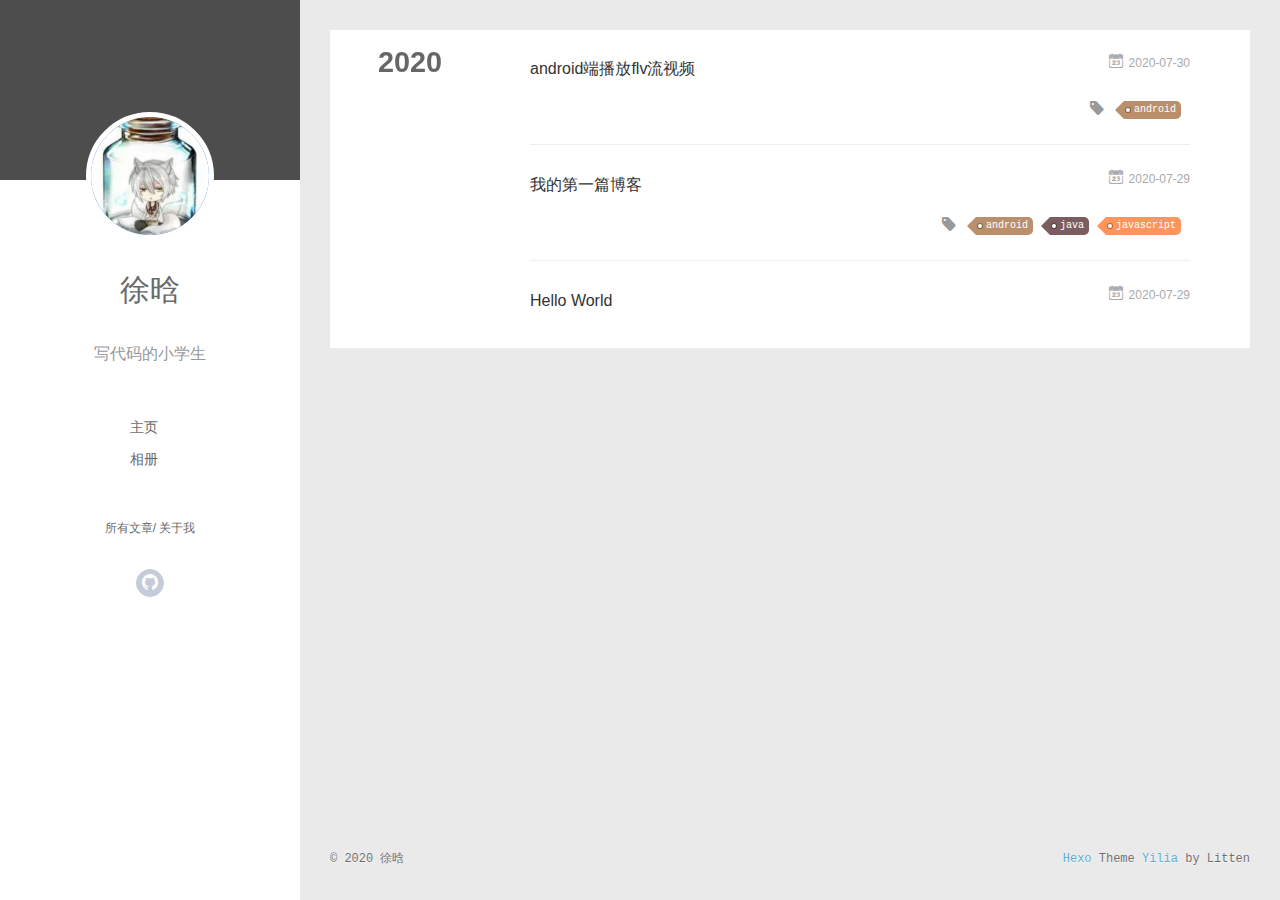
<file: archives/2020/07/index.html>
<!DOCTYPE html>
<html>
<head>
  <meta charset="utf-8">
  
  <meta name="renderer" content="webkit">
  <meta http-equiv="X-UA-Compatible" content="IE=edge" >
  <link rel="dns-prefetch" href="http://xuhan123.cn">
  <title>Archives: 2020/7 | 徐晗的博客</title>
  <meta name="viewport" content="width=device-width, initial-scale=1, maximum-scale=1">
  <meta property="og:type" content="website">
<meta property="og:title" content="徐晗的博客">
<meta property="og:url" content="http://xuhan123.cn/archives/2020/07/index.html">
<meta property="og:site_name" content="徐晗的博客">
<meta property="og:locale" content="en_US">
<meta property="article:author" content="徐晗">
<meta property="article:tag" content="前端">
<meta property="article:tag" content="js">
<meta property="article:tag" content="jquery">
<meta property="article:tag" content="java">
<meta property="article:tag" content="javascript">
<meta property="article:tag" content="html5">
<meta property="article:tag" content="开发者">
<meta property="article:tag" content="android">
<meta property="article:tag" content="极客">
<meta property="article:tag" content="编程">
<meta property="article:tag" content="代码">
<meta property="article:tag" content="开源">
<meta property="article:tag" content="html">
<meta property="article:tag" content="css">
<meta property="article:tag" content="css3">
<meta property="article:tag" content="用户体验">
<meta property="article:tag" content="闲聊">
<meta name="twitter:card" content="summary">
  
  
    <link rel="icon" href="/assets/img/favicon.ico">
  
  <link rel="stylesheet" type="text/css" href="/./main.43a13c.css">
  <style type="text/css">
  
    #container.show {
      background: linear-gradient(200deg,#a0cfe4,#e8c37e);
    }
  </style>
  

  
<script>
var _hmt = _hmt || [];
(function() {
	var hm = document.createElement("script");
	hm.src = "https://hm.baidu.com/hm.js?a30844fa2bcbce0a9e001fe06cefeddf";
	var s = document.getElementsByTagName("script")[0]; 
	s.parentNode.insertBefore(hm, s);
})();
</script>


  
<meta name="keywords" content="前端,js,jquery,java,javascript,html5,开发者,android,极客,编程,代码,开源,html,css,css3,用户体验,闲聊">

<meta name="generator" content="Hexo 4.2.1"></head>

<body>
  <div id="container" q-class="show:isCtnShow">
    <canvas id="anm-canvas" class="anm-canvas"></canvas>
    <div class="left-col" q-class="show:isShow">
      
<div class="overlay" style="background: #4d4d4d"></div>
<div class="intrude-less">
	<header id="header" class="inner">
		<a href="" class="profilepic">
			<img src="/assets/img/avatar.jpg" class="js-avatar">
		</a>
		<hgroup>
		  <h1 class="header-author"><a href="">徐晗</a></h1>
		</hgroup>
		
		<p class="header-subtitle">写代码的小学生</p>
		

		<nav class="header-menu">
			<ul>
			
				<li><a href="../../../index.html">主页</a></li>
	        
				<li><a href="../../../photos">相册</a></li>
	        
			</ul>
		</nav>
		<nav class="header-smart-menu">
    		
    			
    			<a q-on="click: openSlider(e, 'innerArchive')" href="javascript:void(0)">所有文章</a>
    			
            
    			
            
    			
    			<a q-on="click: openSlider(e, 'aboutme')" href="javascript:void(0)">关于我</a>
    			
            
		</nav>
		<nav class="header-nav">
			<div class="social">
				
					<a class="github" target="_blank" href="../../../https:/github.com/user-xuhan" title="github"><i class="icon-github"></i></a>
		        
			</div>
		</nav>
	</header>		
</div>

    </div>
    <div class="mid-col" q-class="show:isShow,hide:isShow|isFalse">
      
<nav id="mobile-nav">
  	<div class="overlay js-overlay" style="background: #4d4d4d"></div>
	<div class="btnctn js-mobile-btnctn">
  		<div class="slider-trigger list" q-on="click: openSlider(e)"><i class="icon icon-sort"></i></div>
	</div>
	<div class="intrude-less">
		<header id="header" class="inner">
			<div class="profilepic">
				<img src="/assets/img/avatar.jpg" class="js-avatar">
			</div>
			<hgroup>
			  <h1 class="header-author js-header-author">徐晗</h1>
			</hgroup>
			
			<p styoe="align-center" class="header-subtitle">写代码的小学生</p>
			
			
			
				
			
				
			
			
			
			<nav class="header-nav">
				<div class="social">
					
						<a class="github" target="_blank" href="../../../https:/github.com/user-xuhan" title="github"><i class="icon-github"></i></a>
			        
				</div>
			</nav>

			<nav class="header-menu js-header-menu">
				<ul style="width: 50%">
				
				
					<li style="width: 50%"><a href="../../../index.html">主页</a></li>
		        
					<li style="width: 50%"><a href="../../../photos">相册</a></li>
		        
				</ul>
			</nav>
		</header>				
	</div>
	<div class="mobile-mask" style="display:none" q-show="isShow"></div>
</nav>

      <div id="wrapper" class="body-wrap">
        <div class="menu-l">
          <div class="canvas-wrap">
            <canvas data-colors="#eaeaea" data-sectionHeight="100" data-contentId="js-content" id="myCanvas1" class="anm-canvas"></canvas>
          </div>
          <div id="js-content" class="content-ll">
            
  
  
    
    
      
      
      <section class="archives-wrap">
        <div class="archive-year-wrap">
          <a href=".." class="archive-year">2020</a>
        </div>
        <div class="archives">
    
    <article class="archive-article archive-type-post">
  <div class="archive-article-inner">
    <header class="archive-article-header">
      	<div class="article-meta">
	      	<a href="../../../2020/07/30/android%E7%AB%AF%E6%92%AD%E6%94%BEflv%E6%B5%81%E8%A7%86%E9%A2%91/" class="archive-article-date">
  	<time datetime="2020-07-30T02:08:22.000Z" itemprop="datePublished"><i class="icon-calendar icon"></i>2020-07-30</time>
</a>
        </div>
    	 
  
    <h1 itemprop="name">
      <a class="archive-article-title" href="../../../2020/07/30/android%E7%AB%AF%E6%92%AD%E6%94%BEflv%E6%B5%81%E8%A7%86%E9%A2%91/">android端播放flv流视频</a>
    </h1>
  

        <div class="article-info info-on-right">
          
	<div class="article-tag tagcloud">
		<i class="icon-price-tags icon"></i>
		<ul class="article-tag-list">
			 
        		<li class="article-tag-list-item">
        			<a href="javascript:void(0)" class="js-tag article-tag-list-link color3">android</a>
        		</li>
      		
		</ul>
	</div>

          

        </div>
        <div class="clearfix"></div>
    </header>
  </div>
</article>
  
    
    
    <article class="archive-article archive-type-post">
  <div class="archive-article-inner">
    <header class="archive-article-header">
      	<div class="article-meta">
	      	<a href="../../../2020/07/29/%E6%88%91%E7%9A%84%E7%AC%AC%E4%B8%80%E7%AF%87%E5%8D%9A%E5%AE%A2/" class="archive-article-date">
  	<time datetime="2020-07-29T10:01:53.000Z" itemprop="datePublished"><i class="icon-calendar icon"></i>2020-07-29</time>
</a>
        </div>
    	 
  
    <h1 itemprop="name">
      <a class="archive-article-title" href="../../../2020/07/29/%E6%88%91%E7%9A%84%E7%AC%AC%E4%B8%80%E7%AF%87%E5%8D%9A%E5%AE%A2/">我的第一篇博客</a>
    </h1>
  

        <div class="article-info info-on-right">
          
	<div class="article-tag tagcloud">
		<i class="icon-price-tags icon"></i>
		<ul class="article-tag-list">
			 
        		<li class="article-tag-list-item">
        			<a href="javascript:void(0)" class="js-tag article-tag-list-link color3">android</a>
        		</li>
      		 
        		<li class="article-tag-list-item">
        			<a href="javascript:void(0)" class="js-tag article-tag-list-link color5">java</a>
        		</li>
      		 
        		<li class="article-tag-list-item">
        			<a href="javascript:void(0)" class="js-tag article-tag-list-link color1">javascript</a>
        		</li>
      		
		</ul>
	</div>

          

        </div>
        <div class="clearfix"></div>
    </header>
  </div>
</article>
  
    
    
    <article class="archive-article archive-type-post">
  <div class="archive-article-inner">
    <header class="archive-article-header">
      	<div class="article-meta">
	      	<a href="../../../2020/07/29/hello-world/" class="archive-article-date">
  	<time datetime="2020-07-29T09:59:51.430Z" itemprop="datePublished"><i class="icon-calendar icon"></i>2020-07-29</time>
</a>
        </div>
    	 
  
    <h1 itemprop="name">
      <a class="archive-article-title" href="../../../2020/07/29/hello-world/">Hello World</a>
    </h1>
  

        <div class="article-info info-on-right">
          
          

        </div>
        <div class="clearfix"></div>
    </header>
  </div>
</article>
  
  
    </div></section>
  

    


          </div>
        </div>
      </div>
      <footer id="footer">
  <div class="outer">
    <div id="footer-info">
    	<div class="footer-left">
    		&copy; 2020 徐晗
    	</div>
      	<div class="footer-right">
      		<a href="http://hexo.io/" target="_blank">Hexo</a>  Theme <a href="https://github.com/litten/hexo-theme-yilia" target="_blank">Yilia</a> by Litten
      	</div>
    </div>
  </div>
</footer>
    </div>
    <script>
	var yiliaConfig = {
		mathjax: false,
		isHome: false,
		isPost: false,
		isArchive: true,
		isTag: false,
		isCategory: false,
		open_in_new: true,
		toc_hide_index: true,
		root: "/",
		innerArchive: true,
		showTags: false
	}
</script>

<script>!function(r){function e(t){if(i[t])return i[t].exports;var n=i[t]={exports:{},id:t,loaded:!1};return r[t].call(n.exports,n,n.exports,e),n.loaded=!0,n.exports}var i={};e.m=r,e.c=i,e.p="./",e(0)}([function(t,n,r){r(220),t.exports=r(216)},function(t,n,r){var d=r(6),y=r(58),g=r(40),x=r(41),b=r(59),m="prototype",S=function(t,n,r){var e,i,o,u,c=t&S.F,f=t&S.G,a=t&S.S,s=t&S.P,l=t&S.B,h=f?d:a?d[n]||(d[n]={}):(d[n]||{})[m],v=f?y:y[n]||(y[n]={}),p=v[m]||(v[m]={});for(e in f&&(r=n),r)o=((i=!c&&h&&void 0!==h[e])?h:r)[e],u=l&&i?b(o,d):s&&"function"==typeof o?b(Function.call,o):o,h&&x(h,e,o,t&S.U),v[e]!=o&&g(v,e,u),s&&p[e]!=o&&(p[e]=o)};d.core=y,S.F=1,S.G=2,S.S=4,S.P=8,S.B=16,S.W=32,S.U=64,S.R=128,t.exports=S},function(t,n){var r=t.exports="undefined"!=typeof window&&window.Math==Math?window:"undefined"!=typeof self&&self.Math==Math?self:Function("return this")();"number"==typeof __g&&(__g=r)},function(t,n,r){var e=r(9);t.exports=function(t){if(!e(t))throw TypeError(t+" is not an object!");return t}},function(t,n){var r=t.exports={version:"2.6.0"};"number"==typeof __e&&(__e=r)},function(t,n,r){var e=r(34)("wks"),i=r(24),o=r(2).Symbol,u="function"==typeof o;(t.exports=function(t){return e[t]||(e[t]=u&&o[t]||(u?o:i)("Symbol."+t))}).store=e},function(t,n){var r=t.exports="undefined"!=typeof window&&window.Math==Math?window:"undefined"!=typeof self&&self.Math==Math?self:Function("return this")();"number"==typeof __g&&(__g=r)},function(t,n){var r={}.hasOwnProperty;t.exports=function(t,n){return r.call(t,n)}},function(t,n){t.exports=function(t){try{return!!t()}catch(t){return!0}}},function(t,n){t.exports=function(t){return"object"==typeof t?null!==t:"function"==typeof t}},function(t,n,r){t.exports=!r(18)(function(){return 7!=Object.defineProperty({},"a",{get:function(){return 7}}).a})},function(t,n,r){var e=r(15),i=r(51),o=r(36),u=Object.defineProperty;n.f=r(10)?Object.defineProperty:function(t,n,r){if(e(t),n=o(n,!0),e(r),i)try{return u(t,n,r)}catch(t){}if("get"in r||"set"in r)throw TypeError("Accessors not supported!");return"value"in r&&(t[n]=r.value),t}},function(t,n,r){var e=r(11),i=r(23);t.exports=r(10)?function(t,n,r){return e.f(t,n,i(1,r))}:function(t,n,r){return t[n]=r,t}},function(t,n){t.exports=function(t){return"object"==typeof t?null!==t:"function"==typeof t}},function(t,n,r){var e=r(75),i=r(31);t.exports=function(t){return e(i(t))}},function(t,n,r){var e=r(13);t.exports=function(t){if(!e(t))throw TypeError(t+" is not an object!");return t}},function(t,n,r){var e=r(131)("wks"),i=r(110),o=r(6).Symbol,u="function"==typeof o;(t.exports=function(t){return e[t]||(e[t]=u&&o[t]||(u?o:i)("Symbol."+t))}).store=e},function(t,n,r){var e=r(61),i=Math.min;t.exports=function(t){return 0<t?i(e(t),9007199254740991):0}},function(t,n){t.exports=function(t){try{return!!t()}catch(t){return!0}}},function(t,n,r){t.exports=!r(8)(function(){return 7!=Object.defineProperty({},"a",{get:function(){return 7}}).a})},function(t,n,r){var e=r(3),i=r(185),o=r(68),u=Object.defineProperty;n.f=r(19)?Object.defineProperty:function(t,n,r){if(e(t),n=o(n,!0),e(r),i)try{return u(t,n,r)}catch(t){}if("get"in r||"set"in r)throw TypeError("Accessors not supported!");return"value"in r&&(t[n]=r.value),t}},function(t,n,r){var d=r(2),y=r(4),g=r(50),x=r(12),b=r(7),m="prototype",S=function(t,n,r){var e,i,o,u=t&S.F,c=t&S.G,f=t&S.S,a=t&S.P,s=t&S.B,l=t&S.W,h=c?y:y[n]||(y[n]={}),v=h[m],p=c?d:f?d[n]:(d[n]||{})[m];for(e in c&&(r=n),r)(i=!u&&p&&void 0!==p[e])&&b(h,e)||(o=i?p[e]:r[e],h[e]=c&&"function"!=typeof p[e]?r[e]:s&&i?g(o,d):l&&p[e]==o?function(e){var t=function(t,n,r){if(this instanceof e){switch(arguments.length){case 0:return new e;case 1:return new e(t);case 2:return new e(t,n)}return new e(t,n,r)}return e.apply(this,arguments)};return t[m]=e[m],t}(o):a&&"function"==typeof o?g(Function.call,o):o,a&&((h.virtual||(h.virtual={}))[e]=o,t&S.R&&v&&!v[e]&&x(v,e,o)))};S.F=1,S.G=2,S.S=4,S.P=8,S.B=16,S.W=32,S.U=64,S.R=128,t.exports=S},function(t,n){t.exports=!0},function(t,n){t.exports=function(t,n){return{enumerable:!(1&t),configurable:!(2&t),writable:!(4&t),value:n}}},function(t,n){var r=0,e=Math.random();t.exports=function(t){return"Symbol(".concat(void 0===t?"":t,")_",(++r+e).toString(36))}},function(t,n,r){var e=r(66);t.exports=function(t){return Object(e(t))}},function(t,n){t.exports={}},function(t,n,r){var e=r(54),i=r(32);t.exports=Object.keys||function(t){return e(t,i)}},function(t,n){n.f={}.propertyIsEnumerable},function(t,n,r){var e=r(11).f,i=r(7),o=r(5)("toStringTag");t.exports=function(t,n,r){t&&!i(t=r?t:t.prototype,o)&&e(t,o,{configurable:!0,value:n})}},function(t,n,r){n.f=r(5)},function(t,n){t.exports=function(t){if(null==t)throw TypeError("Can't call method on  "+t);return t}},function(t,n){t.exports="constructor,hasOwnProperty,isPrototypeOf,propertyIsEnumerable,toLocaleString,toString,valueOf".split(",")},function(t,n,r){var e=r(34)("keys"),i=r(24);t.exports=function(t){return e[t]||(e[t]=i(t))}},function(t,n,r){var e=r(4),i=r(2),o="__core-js_shared__",u=i[o]||(i[o]={});(t.exports=function(t,n){return u[t]||(u[t]=void 0!==n?n:{})})("versions",[]).push({version:e.version,mode:r(22)?"pure":"global",copyright:"© 2018 Denis Pushkarev (zloirock.ru)"})},function(t,n){var r=Math.ceil,e=Math.floor;t.exports=function(t){return isNaN(t=+t)?0:(0<t?e:r)(t)}},function(t,n,r){var i=r(13);t.exports=function(t,n){if(!i(t))return t;var r,e;if(n&&"function"==typeof(r=t.toString)&&!i(e=r.call(t)))return e;if("function"==typeof(r=t.valueOf)&&!i(e=r.call(t)))return e;if(!n&&"function"==typeof(r=t.toString)&&!i(e=r.call(t)))return e;throw TypeError("Can't convert object to primitive value")}},function(t,n,r){var e=r(2),i=r(4),o=r(22),u=r(30),c=r(11).f;t.exports=function(t){var n=i.Symbol||(i.Symbol=o?{}:e.Symbol||{});"_"==t.charAt(0)||t in n||c(n,t,{value:u.f(t)})}},function(t,n){t.exports=function(t){if("function"!=typeof t)throw TypeError(t+" is not a function!");return t}},function(t,n){var r={}.toString;t.exports=function(t){return r.call(t).slice(8,-1)}},function(t,n,r){var e=r(20),i=r(106);t.exports=r(19)?function(t,n,r){return e.f(t,n,i(1,r))}:function(t,n,r){return t[n]=r,t}},function(t,n,r){var o=r(6),u=r(40),c=r(46),f=r(110)("src"),e="toString",i=Function[e],a=(""+i).split(e);r(58).inspectSource=function(t){return i.call(t)},(t.exports=function(t,n,r,e){var i="function"==typeof r;i&&(c(r,"name")||u(r,"name",n)),t[n]!==r&&(i&&(c(r,f)||u(r,f,t[n]?""+t[n]:a.join(String(n)))),t===o?t[n]=r:e?t[n]?t[n]=r:u(t,n,r):(delete t[n],u(t,n,r)))})(Function.prototype,e,function(){return"function"==typeof this&&this[f]||i.call(this)})},function(t,n,r){var e=r(1),i=r(8),u=r(66),c=/"/g,o=function(t,n,r,e){var i=String(u(t)),o="<"+n;return""!==r&&(o+=" "+r+'="'+String(e).replace(c,"&quot;")+'"'),o+">"+i+"</"+n+">"};t.exports=function(n,t){var r={};r[n]=t(o),e(e.P+e.F*i(function(){var t=""[n]('"');return t!==t.toLowerCase()||3<t.split('"').length}),"String",r)}},function(t,n,r){var e=r(13),i=r(2).document,o=e(i)&&e(i.createElement);t.exports=function(t){return o?i.createElement(t):{}}},function(t,n,e){var i=e(15),o=e(92),u=e(32),c=e(33)("IE_PROTO"),f=function(){},a="prototype",s=function(){var t,n=e(43)("iframe"),r=u.length;for(n.style.display="none",e(74).appendChild(n),n.src="javascript:",(t=n.contentWindow.document).open(),t.write("<script>document.F=Object<\/script>"),t.close(),s=t.F;r--;)delete s[a][u[r]];return s()};t.exports=Object.create||function(t,n){var r;return null!==t?(f[a]=i(t),r=new f,f[a]=null,r[c]=t):r=s(),void 0===n?r:o(r,n)}},function(t,n){n.f=Object.getOwnPropertySymbols},function(t,n){var r={}.hasOwnProperty;t.exports=function(t,n){return r.call(t,n)}},function(t,n,r){var e=r(118),i=r(106),o=r(49),u=r(68),c=r(46),f=r(185),a=Object.getOwnPropertyDescriptor;n.f=r(19)?a:function(t,n){if(t=o(t),n=u(n,!0),f)try{return a(t,n)}catch(t){}if(c(t,n))return i(!e.f.call(t,n),t[n])}},function(t,n,r){var e=r(46),i=r(25),o=r(160)("IE_PROTO"),u=Object.prototype;t.exports=Object.getPrototypeOf||function(t){return t=i(t),e(t,o)?t[o]:"function"==typeof t.constructor&&t instanceof t.constructor?t.constructor.prototype:t instanceof Object?u:null}},function(t,n,r){var e=r(117),i=r(66);t.exports=function(t){return e(i(t))}},function(t,n,r){var o=r(62);t.exports=function(e,i,t){if(o(e),void 0===i)return e;switch(t){case 1:return function(t){return e.call(i,t)};case 2:return function(t,n){return e.call(i,t,n)};case 3:return function(t,n,r){return e.call(i,t,n,r)}}return function(){return e.apply(i,arguments)}}},function(t,n,r){t.exports=!r(10)&&!r(18)(function(){return 7!=Object.defineProperty(r(43)("div"),"a",{get:function(){return 7}}).a})},function(t,n,r){"use strict";var b=r(22),m=r(21),S=r(55),w=r(12),_=r(26),O=r(90),E=r(29),M=r(77),P=r(5)("iterator"),j=!([].keys&&"next"in[].keys()),F="values",A=function(){return this};t.exports=function(t,n,r,e,i,o,u){O(r,n,e);var c,f,a,s=function(t){if(!j&&t in p)return p[t];switch(t){case"keys":case F:return function(){return new r(this,t)}}return function(){return new r(this,t)}},l=n+" Iterator",h=i==F,v=!1,p=t.prototype,d=p[P]||p["@@iterator"]||i&&p[i],y=d||s(i),g=i?h?s("entries"):y:void 0,x="Array"==n&&p.entries||d;if(x&&((a=M(x.call(new t)))!==Object.prototype&&a.next&&(E(a,l,!0),b||"function"==typeof a[P]||w(a,P,A))),h&&d&&d.name!==F&&(v=!0,y=function(){return d.call(this)}),b&&!u||!j&&!v&&p[P]||w(p,P,y),_[n]=y,_[l]=A,i)if(c={values:h?y:s(F),keys:o?y:s("keys"),entries:g},u)for(f in c)f in p||S(p,f,c[f]);else m(m.P+m.F*(j||v),n,c);return c}},function(t,n,r){var e=r(54),i=r(32).concat("length","prototype");n.f=Object.getOwnPropertyNames||function(t){return e(t,i)}},function(t,n,r){var u=r(7),c=r(14),f=r(87)(!1),a=r(33)("IE_PROTO");t.exports=function(t,n){var r,e=c(t),i=0,o=[];for(r in e)r!=a&&u(e,r)&&o.push(r);for(;n.length>i;)u(e,r=n[i++])&&(~f(o,r)||o.push(r));return o}},function(t,n,r){t.exports=r(12)},function(t,n,r){var e=r(31);t.exports=function(t){return Object(e(t))}},function(t,n){var r={}.toString;t.exports=function(t){return r.call(t).slice(8,-1)}},function(t,n){var r=t.exports={version:"2.6.0"};"number"==typeof __e&&(__e=r)},function(t,n,r){var o=r(38);t.exports=function(e,i,t){if(o(e),void 0===i)return e;switch(t){case 1:return function(t){return e.call(i,t)};case 2:return function(t,n){return e.call(i,t,n)};case 3:return function(t,n,r){return e.call(i,t,n,r)}}return function(){return e.apply(i,arguments)}}},function(t,n,r){"use strict";var e=r(8);t.exports=function(t,n){return!!t&&e(function(){n?t.call(null,function(){},1):t.call(null)})}},function(t,n){var r=Math.ceil,e=Math.floor;t.exports=function(t){return isNaN(t=+t)?0:(0<t?e:r)(t)}},function(t,n){t.exports=function(t){if("function"!=typeof t)throw TypeError(t+" is not a function!");return t}},function(t,n,r){"use strict";var e=r(95)(!0);r(52)(String,"String",function(t){this._t=String(t),this._i=0},function(){var t,n=this._t,r=this._i;return r>=n.length?{value:void 0,done:!0}:(t=e(n,r),this._i+=t.length,{value:t,done:!1})})},function(t,n,r){r(97);for(var e=r(2),i=r(12),o=r(26),u=r(5)("toStringTag"),c="CSSRuleList,CSSStyleDeclaration,CSSValueList,ClientRectList,DOMRectList,DOMStringList,DOMTokenList,DataTransferItemList,FileList,HTMLAllCollection,HTMLCollection,HTMLFormElement,HTMLSelectElement,MediaList,MimeTypeArray,NamedNodeMap,NodeList,PaintRequestList,Plugin,PluginArray,SVGLengthList,SVGNumberList,SVGPathSegList,SVGPointList,SVGStringList,SVGTransformList,SourceBufferList,StyleSheetList,TextTrackCueList,TextTrackList,TouchList".split(","),f=0;f<c.length;f++){var a=c[f],s=e[a],l=s&&s.prototype;l&&!l[u]&&i(l,u,a),o[a]=o.Array}},function(t,n,r){var b=r(59),m=r(117),S=r(25),w=r(17),e=r(144);t.exports=function(l,t){var h=1==l,v=2==l,p=3==l,d=4==l,y=6==l,g=5==l||y,x=t||e;return function(t,n,r){for(var e,i,o=S(t),u=m(o),c=b(n,r,3),f=w(u.length),a=0,s=h?x(t,f):v?x(t,0):void 0;a<f;a++)if((g||a in u)&&(i=c(e=u[a],a,o),l))if(h)s[a]=i;else if(i)switch(l){case 3:return!0;case 5:return e;case 6:return a;case 2:s.push(e)}else if(d)return!1;return y?-1:p||d?d:s}}},function(t,n){t.exports=function(t){if(null==t)throw TypeError("Can't call method on  "+t);return t}},function(t,n,r){var i=r(1),o=r(58),u=r(8);t.exports=function(t,n){var r=(o.Object||{})[t]||Object[t],e={};e[t]=n(r),i(i.S+i.F*u(function(){r(1)}),"Object",e)}},function(t,n,r){var i=r(9);t.exports=function(t,n){if(!i(t))return t;var r,e;if(n&&"function"==typeof(r=t.toString)&&!i(e=r.call(t)))return e;if("function"==typeof(r=t.valueOf)&&!i(e=r.call(t)))return e;if(!n&&"function"==typeof(r=t.toString)&&!i(e=r.call(t)))return e;throw TypeError("Can't convert object to primitive value")}},function(t,n,r){var e=r(28),i=r(23),o=r(14),u=r(36),c=r(7),f=r(51),a=Object.getOwnPropertyDescriptor;n.f=r(10)?a:function(t,n){if(t=o(t),n=u(n,!0),f)try{return a(t,n)}catch(t){}if(c(t,n))return i(!e.f.call(t,n),t[n])}},function(t,n,r){var o=r(207),e=r(1),i=r(131)("metadata"),u=i.store||(i.store=new(r(211))),c=function(t,n,r){var e=u.get(t);if(!e){if(!r)return;u.set(t,e=new o)}var i=e.get(n);if(!i){if(!r)return;e.set(n,i=new o)}return i};t.exports={store:u,map:c,has:function(t,n,r){var e=c(n,r,!1);return void 0!==e&&e.has(t)},get:function(t,n,r){var e=c(n,r,!1);return void 0===e?void 0:e.get(t)},set:function(t,n,r,e){c(r,e,!0).set(t,n)},keys:function(t,n){var r=c(t,n,!1),e=[];return r&&r.forEach(function(t,n){e.push(n)}),e},key:function(t){return void 0===t||"symbol"==typeof t?t:String(t)},exp:function(t){e(e.S,"Reflect",t)}}},function(t,n,r){"use strict";if(r(19)){var g=r(81),x=r(6),b=r(8),m=r(1),S=r(133),e=r(165),h=r(59),w=r(101),i=r(106),_=r(40),o=r(107),u=r(61),O=r(17),E=r(205),c=r(109),f=r(68),a=r(46),M=r(111),P=r(9),v=r(25),p=r(151),j=r(103),F=r(48),A=r(104).f,d=r(167),s=r(110),l=r(16),y=r(65),I=r(120),L=r(119),N=r(168),T=r(112),k=r(125),R=r(108),C=r(143),D=r(177),G=r(20),W=r(47),U=G.f,V=W.f,B=x.RangeError,q=x.TypeError,z=x.Uint8Array,H="ArrayBuffer",K="Shared"+H,J="BYTES_PER_ELEMENT",$="prototype",Y=Array[$],X=e.ArrayBuffer,Q=e.DataView,Z=y(0),tt=y(2),nt=y(3),rt=y(4),et=y(5),it=y(6),ot=I(!0),ut=I(!1),ct=N.values,ft=N.keys,at=N.entries,st=Y.lastIndexOf,lt=Y.reduce,ht=Y.reduceRight,vt=Y.join,pt=Y.sort,dt=Y.slice,yt=Y.toString,gt=Y.toLocaleString,xt=l("iterator"),bt=l("toStringTag"),mt=s("typed_constructor"),St=s("def_constructor"),wt=S.CONSTR,_t=S.TYPED,Ot=S.VIEW,Et="Wrong length!",Mt=y(1,function(t,n){return It(L(t,t[St]),n)}),Pt=b(function(){return 1===new z(new Uint16Array([1]).buffer)[0]}),jt=!!z&&!!z[$].set&&b(function(){new z(1).set({})}),Ft=function(t,n){var r=u(t);if(r<0||r%n)throw B("Wrong offset!");return r},At=function(t){if(P(t)&&_t in t)return t;throw q(t+" is not a typed array!")},It=function(t,n){if(!(P(t)&&mt in t))throw q("It is not a typed array constructor!");return new t(n)},Lt=function(t,n){return Nt(L(t,t[St]),n)},Nt=function(t,n){for(var r=0,e=n.length,i=It(t,e);r<e;)i[r]=n[r++];return i},Tt=function(t,n,r){U(t,n,{get:function(){return this._d[r]}})},kt=function(t){var n,r,e,i,o,u,c=v(t),f=arguments.length,a=1<f?arguments[1]:void 0,s=void 0!==a,l=d(c);if(null!=l&&!p(l)){for(u=l.call(c),e=[],n=0;!(o=u.next()).done;n++)e.push(o.value);c=e}for(s&&2<f&&(a=h(a,arguments[2],2)),n=0,r=O(c.length),i=It(this,r);n<r;n++)i[n]=s?a(c[n],n):c[n];return i},Rt=function(){for(var t=0,n=arguments.length,r=It(this,n);t<n;)r[t]=arguments[t++];return r},Ct=!!z&&b(function(){gt.call(new z(1))}),Dt=function(){return gt.apply(Ct?dt.call(At(this)):At(this),arguments)},Gt={copyWithin:function(t,n){return D.call(At(this),t,n,2<arguments.length?arguments[2]:void 0)},every:function(t){return rt(At(this),t,1<arguments.length?arguments[1]:void 0)},fill:function(t){return C.apply(At(this),arguments)},filter:function(t){return Lt(this,tt(At(this),t,1<arguments.length?arguments[1]:void 0))},find:function(t){return et(At(this),t,1<arguments.length?arguments[1]:void 0)},findIndex:function(t){return it(At(this),t,1<arguments.length?arguments[1]:void 0)},forEach:function(t){Z(At(this),t,1<arguments.length?arguments[1]:void 0)},indexOf:function(t){return ut(At(this),t,1<arguments.length?arguments[1]:void 0)},includes:function(t){return ot(At(this),t,1<arguments.length?arguments[1]:void 0)},join:function(t){return vt.apply(At(this),arguments)},lastIndexOf:function(t){return st.apply(At(this),arguments)},map:function(t){return Mt(At(this),t,1<arguments.length?arguments[1]:void 0)},reduce:function(t){return lt.apply(At(this),arguments)},reduceRight:function(t){return ht.apply(At(this),arguments)},reverse:function(){for(var t,n=this,r=At(n).length,e=Math.floor(r/2),i=0;i<e;)t=n[i],n[i++]=n[--r],n[r]=t;return n},some:function(t){return nt(At(this),t,1<arguments.length?arguments[1]:void 0)},sort:function(t){return pt.call(At(this),t)},subarray:function(t,n){var r=At(this),e=r.length,i=c(t,e);return new(L(r,r[St]))(r.buffer,r.byteOffset+i*r.BYTES_PER_ELEMENT,O((void 0===n?e:c(n,e))-i))}},Wt=function(t,n){return Lt(this,dt.call(At(this),t,n))},Ut=function(t){At(this);var n=Ft(arguments[1],1),r=this.length,e=v(t),i=O(e.length),o=0;if(r<i+n)throw B(Et);for(;o<i;)this[n+o]=e[o++]},Vt={entries:function(){return at.call(At(this))},keys:function(){return ft.call(At(this))},values:function(){return ct.call(At(this))}},Bt=function(t,n){return P(t)&&t[_t]&&"symbol"!=typeof n&&n in t&&String(+n)==String(n)},qt=function(t,n){return Bt(t,n=f(n,!0))?i(2,t[n]):V(t,n)},zt=function(t,n,r){return!(Bt(t,n=f(n,!0))&&P(r)&&a(r,"value"))||a(r,"get")||a(r,"set")||r.configurable||a(r,"writable")&&!r.writable||a(r,"enumerable")&&!r.enumerable?U(t,n,r):(t[n]=r.value,t)};wt||(W.f=qt,G.f=zt),m(m.S+m.F*!wt,"Object",{getOwnPropertyDescriptor:qt,defineProperty:zt}),b(function(){yt.call({})})&&(yt=gt=function(){return vt.call(this)});var Ht=o({},Gt);o(Ht,Vt),_(Ht,xt,Vt.values),o(Ht,{slice:Wt,set:Ut,constructor:function(){},toString:yt,toLocaleString:Dt}),Tt(Ht,"buffer","b"),Tt(Ht,"byteOffset","o"),Tt(Ht,"byteLength","l"),Tt(Ht,"length","e"),U(Ht,bt,{get:function(){return this[_t]}}),t.exports=function(t,l,n,o){var h=t+((o=!!o)?"Clamped":"")+"Array",r="get"+t,u="set"+t,v=x[h],c=v||{},e=v&&F(v),i=!v||!S.ABV,f={},a=v&&v[$],p=function(t,i){U(t,i,{get:function(){return t=i,(n=this._d).v[r](t*l+n.o,Pt);var t,n},set:function(t){return n=i,r=t,e=this._d,o&&(r=(r=Math.round(r))<0?0:255<r?255:255&r),void e.v[u](n*l+e.o,r,Pt);var n,r,e},enumerable:!0})};i?(v=n(function(t,n,r,e){w(t,v,h,"_d");var i,o,u,c,f=0,a=0;if(P(n)){if(!(n instanceof X||(c=M(n))==H||c==K))return _t in n?Nt(v,n):kt.call(v,n);i=n,a=Ft(r,l);var s=n.byteLength;if(void 0===e){if(s%l)throw B(Et);if((o=s-a)<0)throw B(Et)}else if(s<(o=O(e)*l)+a)throw B(Et);u=o/l}else u=E(n),i=new X(o=u*l);for(_(t,"_d",{b:i,o:a,l:o,e:u,v:new Q(i)});f<u;)p(t,f++)}),a=v[$]=j(Ht),_(a,"constructor",v)):b(function(){v(1)})&&b(function(){new v(-1)})&&k(function(t){new v,new v(null),new v(1.5),new v(t)},!0)||(v=n(function(t,n,r,e){var i;return w(t,v,h),P(n)?n instanceof X||(i=M(n))==H||i==K?void 0!==e?new c(n,Ft(r,l),e):void 0!==r?new c(n,Ft(r,l)):new c(n):_t in n?Nt(v,n):kt.call(v,n):new c(E(n))}),Z(e!==Function.prototype?A(c).concat(A(e)):A(c),function(t){t in v||_(v,t,c[t])}),v[$]=a,g||(a.constructor=v));var s=a[xt],d=!!s&&("values"==s.name||null==s.name),y=Vt.values;_(v,mt,!0),_(a,_t,h),_(a,Ot,!0),_(a,St,v),(o?new v(1)[bt]==h:bt in a)||U(a,bt,{get:function(){return h}}),f[h]=v,m(m.G+m.W+m.F*(v!=c),f),m(m.S,h,{BYTES_PER_ELEMENT:l}),m(m.S+m.F*b(function(){c.of.call(v,1)}),h,{from:kt,of:Rt}),J in a||_(a,J,l),m(m.P,h,Gt),R(h),m(m.P+m.F*jt,h,{set:Ut}),m(m.P+m.F*!d,h,Vt),g||a.toString==yt||(a.toString=yt),m(m.P+m.F*b(function(){new v(1).slice()}),h,{slice:Wt}),m(m.P+m.F*(b(function(){return[1,2].toLocaleString()!=new v([1,2]).toLocaleString()})||!b(function(){a.toLocaleString.call([1,2])})),h,{toLocaleString:Dt}),T[h]=d?s:y,g||d||_(a,xt,y)}}else t.exports=function(){}},function(t,n,r){t.exports={default:r(84),__esModule:!0}},function(t,n,r){t.exports={default:r(85),__esModule:!0}},function(t,n,r){var e=r(2).document;t.exports=e&&e.documentElement},function(t,n,r){var e=r(39);t.exports=Object("z").propertyIsEnumerable(0)?Object:function(t){return"String"==e(t)?t.split(""):Object(t)}},function(t,n,r){var e=r(24)("meta"),i=r(13),o=r(7),u=r(11).f,c=0,f=Object.isExtensible||function(){return!0},a=!r(18)(function(){return f(Object.preventExtensions({}))}),s=function(t){u(t,e,{value:{i:"O"+ ++c,w:{}}})},l=t.exports={KEY:e,NEED:!1,fastKey:function(t,n){if(!i(t))return"symbol"==typeof t?t:("string"==typeof t?"S":"P")+t;if(!o(t,e)){if(!f(t))return"F";if(!n)return"E";s(t)}return t[e].i},getWeak:function(t,n){if(!o(t,e)){if(!f(t))return!0;if(!n)return!1;s(t)}return t[e].w},onFreeze:function(t){return a&&l.NEED&&f(t)&&!o(t,e)&&s(t),t}}},function(t,n,r){var e=r(7),i=r(56),o=r(33)("IE_PROTO"),u=Object.prototype;t.exports=Object.getPrototypeOf||function(t){return t=i(t),e(t,o)?t[o]:"function"==typeof t.constructor&&t instanceof t.constructor?t.constructor.prototype:t instanceof Object?u:null}},function(t,n,r){var e=r(35),i=Math.min;t.exports=function(t){return 0<t?i(e(t),9007199254740991):0}},function(t,n){},function(t,n,r){var e=r(16)("unscopables"),i=Array.prototype;null==i[e]&&r(40)(i,e,{}),t.exports=function(t){i[e][t]=!0}},function(t,n){t.exports=!1},function(t,n,r){var e=r(110)("meta"),i=r(9),o=r(46),u=r(20).f,c=0,f=Object.isExtensible||function(){return!0},a=!r(8)(function(){return f(Object.preventExtensions({}))}),s=function(t){u(t,e,{value:{i:"O"+ ++c,w:{}}})},l=t.exports={KEY:e,NEED:!1,fastKey:function(t,n){if(!i(t))return"symbol"==typeof t?t:("string"==typeof t?"S":"P")+t;if(!o(t,e)){if(!f(t))return"F";if(!n)return"E";s(t)}return t[e].i},getWeak:function(t,n){if(!o(t,e)){if(!f(t))return!0;if(!n)return!1;s(t)}return t[e].w},onFreeze:function(t){return a&&l.NEED&&f(t)&&!o(t,e)&&s(t),t}}},function(t,n,r){"use strict";function e(t){return t&&t.__esModule?t:{default:t}}n.__esModule=!0;var i=e(r(73)),o=e(r(72)),u="function"==typeof o.default&&"symbol"==typeof i.default?function(t){return typeof t}:function(t){return t&&"function"==typeof o.default&&t.constructor===o.default&&t!==o.default.prototype?"symbol":typeof t};n.default="function"==typeof o.default&&"symbol"===u(i.default)?function(t){return void 0===t?"undefined":u(t)}:function(t){return t&&"function"==typeof o.default&&t.constructor===o.default&&t!==o.default.prototype?"symbol":void 0===t?"undefined":u(t)}},function(t,n,r){r(98),r(79),r(99),r(100),t.exports=r(4).Symbol},function(t,n,r){r(63),r(64),t.exports=r(30).f("iterator")},function(t,n){t.exports=function(){}},function(t,n,r){var f=r(14),a=r(78),s=r(96);t.exports=function(c){return function(t,n,r){var e,i=f(t),o=a(i.length),u=s(r,o);if(c&&n!=n){for(;u<o;)if((e=i[u++])!=e)return!0}else for(;u<o;u++)if((c||u in i)&&i[u]===n)return c||u||0;return!c&&-1}}},function(t,n,r){var c=r(27),f=r(45),a=r(28);t.exports=function(t){var n=c(t),r=f.f;if(r)for(var e,i=r(t),o=a.f,u=0;i.length>u;)o.call(t,e=i[u++])&&n.push(e);return n}},function(t,n,r){var e=r(39);t.exports=Array.isArray||function(t){return"Array"==e(t)}},function(t,n,r){"use strict";var e=r(44),i=r(23),o=r(29),u={};r(12)(u,r(5)("iterator"),function(){return this}),t.exports=function(t,n,r){t.prototype=e(u,{next:i(1,r)}),o(t,n+" Iterator")}},function(t,n){t.exports=function(t,n){return{value:n,done:!!t}}},function(t,n,r){var u=r(11),c=r(15),f=r(27);t.exports=r(10)?Object.defineProperties:function(t,n){c(t);for(var r,e=f(n),i=e.length,o=0;o<i;)u.f(t,r=e[o++],n[r]);return t}},function(t,n,r){var e=r(14),i=r(53).f,o={}.toString,u="object"==typeof window&&window&&Object.getOwnPropertyNames?Object.getOwnPropertyNames(window):[];t.exports.f=function(t){return u&&"[object Window]"==o.call(t)?function(t){try{return i(t)}catch(t){return u.slice()}}(t):i(e(t))}},,function(t,n,r){var f=r(35),a=r(31);t.exports=function(c){return function(t,n){var r,e,i=String(a(t)),o=f(n),u=i.length;return o<0||u<=o?c?"":void 0:(r=i.charCodeAt(o))<55296||56319<r||o+1===u||(e=i.charCodeAt(o+1))<56320||57343<e?c?i.charAt(o):r:c?i.slice(o,o+2):e-56320+(r-55296<<10)+65536}}},function(t,n,r){var e=r(35),i=Math.max,o=Math.min;t.exports=function(t,n){return(t=e(t))<0?i(t+n,0):o(t,n)}},function(t,n,r){"use strict";var e=r(86),i=r(91),o=r(26),u=r(14);t.exports=r(52)(Array,"Array",function(t,n){this._t=u(t),this._i=0,this._k=n},function(){var t=this._t,n=this._k,r=this._i++;return!t||r>=t.length?(this._t=void 0,i(1)):i(0,"keys"==n?r:"values"==n?t[r]:[r,t[r]])},"values"),o.Arguments=o.Array,e("keys"),e("values"),e("entries")},function(t,n,r){"use strict";var e=r(2),u=r(7),i=r(10),o=r(21),c=r(55),f=r(76).KEY,a=r(18),s=r(34),l=r(29),h=r(24),v=r(5),p=r(30),d=r(37),y=r(88),g=r(89),x=r(15),b=r(13),m=r(14),S=r(36),w=r(23),_=r(44),O=r(93),E=r(69),M=r(11),P=r(27),j=E.f,F=M.f,A=O.f,I=e.Symbol,L=e.JSON,N=L&&L.stringify,T="prototype",k=v("_hidden"),R=v("toPrimitive"),C={}.propertyIsEnumerable,D=s("symbol-registry"),G=s("symbols"),W=s("op-symbols"),U=Object[T],V="function"==typeof I,B=e.QObject,q=!B||!B[T]||!B[T].findChild,z=i&&a(function(){return 7!=_(F({},"a",{get:function(){return F(this,"a",{value:7}).a}})).a})?function(t,n,r){var e=j(U,n);e&&delete U[n],F(t,n,r),e&&t!==U&&F(U,n,e)}:F,H=function(t){var n=G[t]=_(I[T]);return n._k=t,n},K=V&&"symbol"==typeof I.iterator?function(t){return"symbol"==typeof t}:function(t){return t instanceof I},J=function(t,n,r){return t===U&&J(W,n,r),x(t),n=S(n,!0),x(r),u(G,n)?(r.enumerable?(u(t,k)&&t[k][n]&&(t[k][n]=!1),r=_(r,{enumerable:w(0,!1)})):(u(t,k)||F(t,k,w(1,{})),t[k][n]=!0),z(t,n,r)):F(t,n,r)},$=function(t,n){x(t);for(var r,e=y(n=m(n)),i=0,o=e.length;i<o;)J(t,r=e[i++],n[r]);return t},Y=function(t){var n=C.call(this,t=S(t,!0));return!(this===U&&u(G,t)&&!u(W,t))&&(!(n||!u(this,t)||!u(G,t)||u(this,k)&&this[k][t])||n)},X=function(t,n){if(t=m(t),n=S(n,!0),t!==U||!u(G,n)||u(W,n)){var r=j(t,n);return!r||!u(G,n)||u(t,k)&&t[k][n]||(r.enumerable=!0),r}},Q=function(t){for(var n,r=A(m(t)),e=[],i=0;r.length>i;)u(G,n=r[i++])||n==k||n==f||e.push(n);return e},Z=function(t){for(var n,r=t===U,e=A(r?W:m(t)),i=[],o=0;e.length>o;)!u(G,n=e[o++])||r&&!u(U,n)||i.push(G[n]);return i};V||(c((I=function(){if(this instanceof I)throw TypeError("Symbol is not a constructor!");var n=h(0<arguments.length?arguments[0]:void 0),r=function(t){this===U&&r.call(W,t),u(this,k)&&u(this[k],n)&&(this[k][n]=!1),z(this,n,w(1,t))};return i&&q&&z(U,n,{configurable:!0,set:r}),H(n)})[T],"toString",function(){return this._k}),E.f=X,M.f=J,r(53).f=O.f=Q,r(28).f=Y,r(45).f=Z,i&&!r(22)&&c(U,"propertyIsEnumerable",Y,!0),p.f=function(t){return H(v(t))}),o(o.G+o.W+o.F*!V,{Symbol:I});for(var tt="hasInstance,isConcatSpreadable,iterator,match,replace,search,species,split,toPrimitive,toStringTag,unscopables".split(","),nt=0;tt.length>nt;)v(tt[nt++]);for(var rt=P(v.store),et=0;rt.length>et;)d(rt[et++]);o(o.S+o.F*!V,"Symbol",{for:function(t){return u(D,t+="")?D[t]:D[t]=I(t)},keyFor:function(t){if(!K(t))throw TypeError(t+" is not a symbol!");for(var n in D)if(D[n]===t)return n},useSetter:function(){q=!0},useSimple:function(){q=!1}}),o(o.S+o.F*!V,"Object",{create:function(t,n){return void 0===n?_(t):$(_(t),n)},defineProperty:J,defineProperties:$,getOwnPropertyDescriptor:X,getOwnPropertyNames:Q,getOwnPropertySymbols:Z}),L&&o(o.S+o.F*(!V||a(function(){var t=I();return"[null]"!=N([t])||"{}"!=N({a:t})||"{}"!=N(Object(t))})),"JSON",{stringify:function(t){for(var n,r,e=[t],i=1;arguments.length>i;)e.push(arguments[i++]);if(r=n=e[1],(b(n)||void 0!==t)&&!K(t))return g(n)||(n=function(t,n){if("function"==typeof r&&(n=r.call(this,t,n)),!K(n))return n}),e[1]=n,N.apply(L,e)}}),I[T][R]||r(12)(I[T],R,I[T].valueOf),l(I,"Symbol"),l(Math,"Math",!0),l(e.JSON,"JSON",!0)},function(t,n,r){r(37)("asyncIterator")},function(t,n,r){r(37)("observable")},function(t,n){t.exports=function(t,n,r,e){if(!(t instanceof n)||void 0!==e&&e in t)throw TypeError(r+": incorrect invocation!");return t}},function(t,n,r){var h=r(59),v=r(188),p=r(151),d=r(3),y=r(17),g=r(167),x={},b={};(n=t.exports=function(t,n,r,e,i){var o,u,c,f,a=i?function(){return t}:g(t),s=h(r,e,n?2:1),l=0;if("function"!=typeof a)throw TypeError(t+" is not iterable!");if(p(a)){for(o=y(t.length);l<o;l++)if((f=n?s(d(u=t[l])[0],u[1]):s(t[l]))===x||f===b)return f}else for(c=a.call(t);!(u=c.next()).done;)if((f=v(c,s,u.value,n))===x||f===b)return f}).BREAK=x,n.RETURN=b},function(t,n,e){var i=e(3),o=e(194),u=e(147),c=e(160)("IE_PROTO"),f=function(){},a="prototype",s=function(){var t,n=e(146)("iframe"),r=u.length;for(n.style.display="none",e(149).appendChild(n),n.src="javascript:",(t=n.contentWindow.document).open(),t.write("<script>document.F=Object<\/script>"),t.close(),s=t.F;r--;)delete s[a][u[r]];return s()};t.exports=Object.create||function(t,n){var r;return null!==t?(f[a]=i(t),r=new f,f[a]=null,r[c]=t):r=s(),void 0===n?r:o(r,n)}},function(t,n,r){var e=r(196),i=r(147).concat("length","prototype");n.f=Object.getOwnPropertyNames||function(t){return e(t,i)}},function(t,n,r){var e=r(196),i=r(147);t.exports=Object.keys||function(t){return e(t,i)}},function(t,n){t.exports=function(t,n){return{enumerable:!(1&t),configurable:!(2&t),writable:!(4&t),value:n}}},function(t,n,r){var i=r(41);t.exports=function(t,n,r){for(var e in n)i(t,e,n[e],r);return t}},function(t,n,r){"use strict";var e=r(6),i=r(20),o=r(19),u=r(16)("species");t.exports=function(t){var n=e[t];o&&n&&!n[u]&&i.f(n,u,{configurable:!0,get:function(){return this}})}},function(t,n,r){var e=r(61),i=Math.max,o=Math.min;t.exports=function(t,n){return(t=e(t))<0?i(t+n,0):o(t,n)}},function(t,n){var r=0,e=Math.random();t.exports=function(t){return"Symbol(".concat(void 0===t?"":t,")_",(++r+e).toString(36))}},function(t,n,r){var i=r(57),o=r(16)("toStringTag"),u="Arguments"==i(function(){return arguments}());t.exports=function(t){var n,r,e;return void 0===t?"Undefined":null===t?"Null":"string"==typeof(r=function(t,n){try{return t[n]}catch(t){}}(n=Object(t),o))?r:u?i(n):"Object"==(e=i(n))&&"function"==typeof n.callee?"Arguments":e}},function(t,n){t.exports={}},function(t,n,r){var e=r(20).f,i=r(46),o=r(16)("toStringTag");t.exports=function(t,n,r){t&&!i(t=r?t:t.prototype,o)&&e(t,o,{configurable:!0,value:n})}},function(t,n,r){var u=r(1),e=r(66),c=r(8),f=r(163),i="["+f+"]",o=RegExp("^"+i+i+"*"),a=RegExp(i+i+"*$"),s=function(t,n,r){var e={},i=c(function(){return!!f[t]()||"​"!="​"[t]()}),o=e[t]=i?n(l):f[t];r&&(e[r]=o),u(u.P+u.F*i,"String",e)},l=s.trim=function(t,n){return t=String(e(t)),1&n&&(t=t.replace(o,"")),2&n&&(t=t.replace(a,"")),t};t.exports=s},function(t,n,r){var e=r(9);t.exports=function(t,n){if(!e(t)||t._t!==n)throw TypeError("Incompatible receiver, "+n+" required!");return t}},function(t,n,r){"use strict";var e=r(3);t.exports=function(){var t=e(this),n="";return t.global&&(n+="g"),t.ignoreCase&&(n+="i"),t.multiline&&(n+="m"),t.unicode&&(n+="u"),t.sticky&&(n+="y"),n}},function(t,n,r){var e=r(57);t.exports=Object("z").propertyIsEnumerable(0)?Object:function(t){return"String"==e(t)?t.split(""):Object(t)}},function(t,n){n.f={}.propertyIsEnumerable},function(t,n,r){var i=r(3),o=r(38),u=r(16)("species");t.exports=function(t,n){var r,e=i(t).constructor;return void 0===e||null==(r=i(e)[u])?n:o(r)}},function(t,n,r){var f=r(49),a=r(17),s=r(109);t.exports=function(c){return function(t,n,r){var e,i=f(t),o=a(i.length),u=s(r,o);if(c&&n!=n){for(;u<o;)if((e=i[u++])!=e)return!0}else for(;u<o;u++)if((c||u in i)&&i[u]===n)return c||u||0;return!c&&-1}}},function(t,n,r){"use strict";var g=r(6),x=r(1),b=r(41),m=r(107),S=r(82),w=r(102),_=r(101),O=r(9),E=r(8),M=r(125),P=r(113),j=r(150);t.exports=function(e,t,n,r,i,o){var u=g[e],c=u,f=i?"set":"add",a=c&&c.prototype,s={},l=function(t){var r=a[t];b(a,t,"delete"==t?function(t){return!(o&&!O(t))&&r.call(this,0===t?0:t)}:"has"==t?function(t){return!(o&&!O(t))&&r.call(this,0===t?0:t)}:"get"==t?function(t){return o&&!O(t)?void 0:r.call(this,0===t?0:t)}:"add"==t?function(t){return r.call(this,0===t?0:t),this}:function(t,n){return r.call(this,0===t?0:t,n),this})};if("function"==typeof c&&(o||a.forEach&&!E(function(){(new c).entries().next()}))){var h=new c,v=h[f](o?{}:-0,1)!=h,p=E(function(){h.has(1)}),d=M(function(t){new c(t)}),y=!o&&E(function(){for(var t=new c,n=5;n--;)t[f](n,n);return!t.has(-0)});d||(((c=t(function(t,n){_(t,c,e);var r=j(new u,t,c);return null!=n&&w(n,i,r[f],r),r})).prototype=a).constructor=c),(p||y)&&(l("delete"),l("has"),i&&l("get")),(y||v)&&l(f),o&&a.clear&&delete a.clear}else c=r.getConstructor(t,e,i,f),m(c.prototype,n),S.NEED=!0;return P(c,e),s[e]=c,x(x.G+x.W+x.F*(c!=u),s),o||r.setStrong(c,e,i),c}},function(t,n,r){"use strict";r(208);var s=r(41),l=r(40),h=r(8),v=r(66),p=r(16),d=r(158),y=p("species"),g=!h(function(){var t=/./;return t.exec=function(){var t=[];return t.groups={a:"7"},t},"7"!=="".replace(t,"$<a>")}),x=function(){var t=/(?:)/,n=t.exec;t.exec=function(){return n.apply(this,arguments)};var r="ab".split(t);return 2===r.length&&"a"===r[0]&&"b"===r[1]}();t.exports=function(r,t,n){var e=p(r),o=!h(function(){var t={};return t[e]=function(){return 7},7!=""[r](t)}),i=o?!h(function(){var t=!1,n=/a/;return n.exec=function(){return t=!0,null},"split"===r&&(n.constructor={},n.constructor[y]=function(){return n}),n[e](""),!t}):void 0;if(!o||!i||"replace"===r&&!g||"split"===r&&!x){var u=/./[e],c=n(v,e,""[r],function(t,n,r,e,i){return n.exec===d?o&&!i?{done:!0,value:u.call(n,r,e)}:{done:!0,value:t.call(r,n,e)}:{done:!1}}),f=c[0],a=c[1];s(String.prototype,r,f),l(RegExp.prototype,e,2==t?function(t,n){return a.call(t,this,n)}:function(t){return a.call(t,this)})}}},function(t,n,r){var e=r(57);t.exports=Array.isArray||function(t){return"Array"==e(t)}},function(t,n,r){var e=r(9),i=r(57),o=r(16)("match");t.exports=function(t){var n;return e(t)&&(void 0!==(n=t[o])?!!n:"RegExp"==i(t))}},function(t,n,r){var o=r(16)("iterator"),u=!1;try{var e=[7][o]();e.return=function(){u=!0},Array.from(e,function(){throw 2})}catch(t){}t.exports=function(t,n){if(!n&&!u)return!1;var r=!1;try{var e=[7],i=e[o]();i.next=function(){return{done:r=!0}},e[o]=function(){return i},t(e)}catch(t){}return r}},function(t,n,r){"use strict";t.exports=r(81)||!r(8)(function(){var t=Math.random();__defineSetter__.call(null,t,function(){}),delete r(6)[t]})},function(t,n){n.f=Object.getOwnPropertySymbols},function(t,n,r){"use strict";var i=r(111),o=RegExp.prototype.exec;t.exports=function(t,n){var r=t.exec;if("function"==typeof r){var e=r.call(t,n);if("object"!=typeof e)throw new TypeError("RegExp exec method returned something other than an Object or null");return e}if("RegExp"!==i(t))throw new TypeError("RegExp#exec called on incompatible receiver");return o.call(t,n)}},function(t,n,r){"use strict";var e=r(1),u=r(38),c=r(59),f=r(102);t.exports=function(t){e(e.S,t,{from:function(t){var n,r,e,i,o=arguments[1];return u(this),(n=void 0!==o)&&u(o),null==t?new this:(r=[],n?(e=0,i=c(o,arguments[2],2),f(t,!1,function(t){r.push(i(t,e++))})):f(t,!1,r.push,r),new this(r))}})}},function(t,n,r){"use strict";var e=r(1);t.exports=function(t){e(e.S,t,{of:function(){for(var t=arguments.length,n=new Array(t);t--;)n[t]=arguments[t];return new this(n)}})}},function(t,n,r){var e=r(58),i=r(6),o="__core-js_shared__",u=i[o]||(i[o]={});(t.exports=function(t,n){return u[t]||(u[t]=void 0!==n?n:{})})("versions",[]).push({version:e.version,mode:r(81)?"pure":"global",copyright:"© 2018 Denis Pushkarev (zloirock.ru)"})},function(t,n,r){var f=r(61),a=r(66);t.exports=function(c){return function(t,n){var r,e,i=String(a(t)),o=f(n),u=i.length;return o<0||u<=o?c?"":void 0:(r=i.charCodeAt(o))<55296||56319<r||o+1===u||(e=i.charCodeAt(o+1))<56320||57343<e?c?i.charAt(o):r:c?i.slice(o,o+2):e-56320+(r-55296<<10)+65536}}},function(t,n,r){for(var e,i=r(6),o=r(40),u=r(110),c=u("typed_array"),f=u("view"),a=!(!i.ArrayBuffer||!i.DataView),s=a,l=0,h="Int8Array,Uint8Array,Uint8ClampedArray,Int16Array,Uint16Array,Int32Array,Uint32Array,Float32Array,Float64Array".split(",");l<9;)(e=i[h[l++]])?(o(e.prototype,c,!0),o(e.prototype,f,!0)):s=!1;t.exports={ABV:a,CONSTR:s,TYPED:c,VIEW:f}},function(t,n,r){var e=r(6).navigator;t.exports=e&&e.userAgent||""},function(t,n){"use strict";var r,e={versions:(r=window.navigator.userAgent,{trident:-1<r.indexOf("Trident"),presto:-1<r.indexOf("Presto"),webKit:-1<r.indexOf("AppleWebKit"),gecko:-1<r.indexOf("Gecko")&&-1==r.indexOf("KHTML"),mobile:!!r.match(/AppleWebKit.*Mobile.*/),ios:!!r.match(/\(i[^;]+;( U;)? CPU.+Mac OS X/),android:-1<r.indexOf("Android")||-1<r.indexOf("Linux"),iPhone:-1<r.indexOf("iPhone")||-1<r.indexOf("Mac"),iPad:-1<r.indexOf("iPad"),webApp:-1==r.indexOf("Safari"),weixin:-1==r.indexOf("MicroMessenger")})};t.exports=e},function(t,n,r){"use strict";var e,i=r(83),l=(e=i)&&e.__esModule?e:{default:e},h=function(){function n(t,n,r){return n||r?String.fromCharCode(n||r):o[t]||t}function r(t){return s[t]}var e=/&quot;|&lt;|&gt;|&amp;|&nbsp;|&apos;|&#(\d+);|&#(\d+)/g,i=/['<> "&]/g,o={"&quot;":'"',"&lt;":"<","&gt;":">","&amp;":"&","&nbsp;":" "},u=/\u00a0/g,c=/<br\s*\/?>/gi,f=/\r?\n/g,a=/\s/g,s={};for(var t in o)s[o[t]]=t;return o["&apos;"]="'",s["'"]="&#39;",{encode:function(t){return t?(""+t).replace(i,r).replace(f,"<br/>").replace(a,"&nbsp;"):""},decode:function(t){return t?(""+t).replace(c,"\n").replace(e,n).replace(u," "):""},encodeBase16:function(t){if(!t)return t;for(var n=[],r=0,e=(t+="").length;r<e;r++)n.push(t.charCodeAt(r).toString(16).toUpperCase());return n.join("")},encodeBase16forJSON:function(t){if(!t)return t;for(var n=[],r=0,e=(t=t.replace(/[\u4E00-\u9FBF]/gi,function(t){return escape(t).replace("%u","\\u")})).length;r<e;r++)n.push(t.charCodeAt(r).toString(16).toUpperCase());return n.join("")},decodeBase16:function(t){if(!t)return t;for(var n=[],r=0,e=(t+="").length;r<e;r+=2)n.push(String.fromCharCode("0x"+t.slice(r,r+2)));return n.join("")},encodeObject:function(t){if(t instanceof Array)for(var n=0,r=t.length;n<r;n++)t[n]=h.encodeObject(t[n]);else if("object"==(void 0===t?"undefined":(0,l.default)(t)))for(var e in t)t[e]=h.encodeObject(t[e]);else if("string"==typeof t)return h.encode(t);return t},loadScript:function(t){var n=document.createElement("script");document.getElementsByTagName("body")[0].appendChild(n),n.setAttribute("src",t)},addLoadEvent:function(t){var n=window.onload;"function"!=typeof window.onload?window.onload=t:window.onload=function(){n(),t()}}}}();t.exports=h},,,,,,function(t,n,r){"use strict";var e=r(132)(!0);t.exports=function(t,n,r){return n+(r?e(t,n).length:1)}},function(t,n,r){"use strict";var c=r(25),f=r(109),a=r(17);t.exports=function(t){for(var n=c(this),r=a(n.length),e=arguments.length,i=f(1<e?arguments[1]:void 0,r),o=2<e?arguments[2]:void 0,u=void 0===o?r:f(o,r);i<u;)n[i++]=t;return n}},function(t,n,r){var e=r(275);t.exports=function(t,n){return new(e(t))(n)}},function(t,n,r){"use strict";var e=r(20),i=r(106);t.exports=function(t,n,r){n in t?e.f(t,n,i(0,r)):t[n]=r}},function(t,n,r){var e=r(9),i=r(6).document,o=e(i)&&e(i.createElement);t.exports=function(t){return o?i.createElement(t):{}}},function(t,n){t.exports="constructor,hasOwnProperty,isPrototypeOf,propertyIsEnumerable,toLocaleString,toString,valueOf".split(",")},function(t,n,r){var e=r(16)("match");t.exports=function(n){var r=/./;try{"/./"[n](r)}catch(t){try{return r[e]=!1,!"/./"[n](r)}catch(n){}}return!0}},function(t,n,r){var e=r(6).document;t.exports=e&&e.documentElement},function(t,n,r){var o=r(9),u=r(159).set;t.exports=function(t,n,r){var e,i=n.constructor;return i!==r&&"function"==typeof i&&(e=i.prototype)!==r.prototype&&o(e)&&u&&u(t,e),t}},function(t,n,r){var e=r(112),i=r(16)("iterator"),o=Array.prototype;t.exports=function(t){return void 0!==t&&(e.Array===t||o[i]===t)}},function(t,n,r){"use strict";var e=r(103),i=r(106),o=r(113),u={};r(40)(u,r(16)("iterator"),function(){return this}),t.exports=function(t,n,r){t.prototype=e(u,{next:i(1,r)}),o(t,n+" Iterator")}},function(t,n,r){"use strict";var b=r(81),m=r(1),S=r(41),w=r(40),_=r(112),O=r(152),E=r(113),M=r(48),P=r(16)("iterator"),j=!([].keys&&"next"in[].keys()),F="values",A=function(){return this};t.exports=function(t,n,r,e,i,o,u){O(r,n,e);var c,f,a,s=function(t){if(!j&&t in p)return p[t];switch(t){case"keys":case F:return function(){return new r(this,t)}}return function(){return new r(this,t)}},l=n+" Iterator",h=i==F,v=!1,p=t.prototype,d=p[P]||p["@@iterator"]||i&&p[i],y=d||s(i),g=i?h?s("entries"):y:void 0,x="Array"==n&&p.entries||d;if(x&&((a=M(x.call(new t)))!==Object.prototype&&a.next&&(E(a,l,!0),b||"function"==typeof a[P]||w(a,P,A))),h&&d&&d.name!==F&&(v=!0,y=function(){return d.call(this)}),b&&!u||!j&&!v&&p[P]||w(p,P,y),_[n]=y,_[l]=A,i)if(c={values:h?y:s(F),keys:o?y:s("keys"),entries:g},u)for(f in c)f in p||S(p,f,c[f]);else m(m.P+m.F*(j||v),n,c);return c}},function(t,n){var r=Math.expm1;t.exports=!r||22025.465794806718<r(10)||r(10)<22025.465794806718||-2e-17!=r(-2e-17)?function(t){return 0==(t=+t)?t:-1e-6<t&&t<1e-6?t+t*t/2:Math.exp(t)-1}:r},function(t,n){t.exports=Math.sign||function(t){return 0==(t=+t)||t!=t?t:t<0?-1:1}},function(t,n,r){var c=r(6),f=r(164).set,a=c.MutationObserver||c.WebKitMutationObserver,s=c.process,l=c.Promise,h="process"==r(57)(s);t.exports=function(){var r,e,i,t=function(){var t,n;for(h&&(t=s.domain)&&t.exit();r;){n=r.fn,r=r.next;try{n()}catch(t){throw r?i():e=void 0,t}}e=void 0,t&&t.enter()};if(h)i=function(){s.nextTick(t)};else if(!a||c.navigator&&c.navigator.standalone)if(l&&l.resolve){var n=l.resolve(void 0);i=function(){n.then(t)}}else i=function(){f.call(c,t)};else{var o=!0,u=document.createTextNode("");new a(t).observe(u,{characterData:!0}),i=function(){u.data=o=!o}}return function(t){var n={fn:t,next:void 0};e&&(e.next=n),r||(r=n,i()),e=n}}},function(t,n,r){"use strict";function e(t){var r,e;this.promise=new t(function(t,n){if(void 0!==r||void 0!==e)throw TypeError("Bad Promise constructor");r=t,e=n}),this.resolve=i(r),this.reject=i(e)}var i=r(38);t.exports.f=function(t){return new e(t)}},function(t,n,r){"use strict";var e,i,u=r(116),c=RegExp.prototype.exec,f=String.prototype.replace,o=c,a="lastIndex",s=(e=/a/,i=/b*/g,c.call(e,"a"),c.call(i,"a"),0!==e[a]||0!==i[a]),l=void 0!==/()??/.exec("")[1];(s||l)&&(o=function(t){var n,r,e,i,o=this;return l&&(r=new RegExp("^"+o.source+"$(?!\\s)",u.call(o))),s&&(n=o[a]),e=c.call(o,t),s&&e&&(o[a]=o.global?e.index+e[0].length:n),l&&e&&1<e.length&&f.call(e[0],r,function(){for(i=1;i<arguments.length-2;i++)void 0===arguments[i]&&(e[i]=void 0)}),e}),t.exports=o},function(t,n,i){var r=i(9),e=i(3),o=function(t,n){if(e(t),!r(n)&&null!==n)throw TypeError(n+": can't set as prototype!")};t.exports={set:Object.setPrototypeOf||("__proto__"in{}?function(t,r,e){try{(e=i(59)(Function.call,i(47).f(Object.prototype,"__proto__").set,2))(t,[]),r=!(t instanceof Array)}catch(t){r=!0}return function(t,n){return o(t,n),r?t.__proto__=n:e(t,n),t}}({},!1):void 0),check:o}},function(t,n,r){var e=r(131)("keys"),i=r(110);t.exports=function(t){return e[t]||(e[t]=i(t))}},function(t,n,r){var e=r(124),i=r(66);t.exports=function(t,n,r){if(e(n))throw TypeError("String#"+r+" doesn't accept regex!");return String(i(t))}},function(t,n,r){"use strict";var i=r(61),o=r(66);t.exports=function(t){var n=String(o(this)),r="",e=i(t);if(e<0||e==1/0)throw RangeError("Count can't be negative");for(;0<e;(e>>>=1)&&(n+=n))1&e&&(r+=n);return r}},function(t,n){t.exports="\t\n\v\f\r   ᠎             　\u2028\u2029\ufeff"},function(t,n,r){var e,i,o,u=r(59),c=r(186),f=r(149),a=r(146),s=r(6),l=s.process,h=s.setImmediate,v=s.clearImmediate,p=s.MessageChannel,d=s.Dispatch,y=0,g={},x="onreadystatechange",b=function(){var t=+this;if(g.hasOwnProperty(t)){var n=g[t];delete g[t],n()}},m=function(t){b.call(t.data)};h&&v||(h=function(t){for(var n=[],r=1;arguments.length>r;)n.push(arguments[r++]);return g[++y]=function(){c("function"==typeof t?t:Function(t),n)},e(y),y},v=function(t){delete g[t]},"process"==r(57)(l)?e=function(t){l.nextTick(u(b,t,1))}:d&&d.now?e=function(t){d.now(u(b,t,1))}:p?(o=(i=new p).port2,i.port1.onmessage=m,e=u(o.postMessage,o,1)):s.addEventListener&&"function"==typeof postMessage&&!s.importScripts?(e=function(t){s.postMessage(t+"","*")},s.addEventListener("message",m,!1)):e=x in a("script")?function(t){f.appendChild(a("script"))[x]=function(){f.removeChild(this),b.call(t)}}:function(t){setTimeout(u(b,t,1),0)}),t.exports={set:h,clear:v}},function(t,n,r){"use strict";function e(t,n,r){var e,i,o,u=new Array(r),c=8*r-n-1,f=(1<<c)-1,a=f>>1,s=23===n?W(2,-24)-W(2,-77):0,l=0,h=t<0||0===t&&1/t<0?1:0;for((t=G(t))!=t||t===C?(i=t!=t?1:0,e=f):(e=U(V(t)/B),t*(o=W(2,-e))<1&&(e--,o*=2),2<=(t+=1<=e+a?s/o:s*W(2,1-a))*o&&(e++,o/=2),f<=e+a?(i=0,e=f):1<=e+a?(i=(t*o-1)*W(2,n),e+=a):(i=t*W(2,a-1)*W(2,n),e=0));8<=n;u[l++]=255&i,i/=256,n-=8);for(e=e<<n|i,c+=n;0<c;u[l++]=255&e,e/=256,c-=8);return u[--l]|=128*h,u}function i(t,n,r){var e,i=8*r-n-1,o=(1<<i)-1,u=o>>1,c=i-7,f=r-1,a=t[f--],s=127&a;for(a>>=7;0<c;s=256*s+t[f],f--,c-=8);for(e=s&(1<<-c)-1,s>>=-c,c+=n;0<c;e=256*e+t[f],f--,c-=8);if(0===s)s=1-u;else{if(s===o)return e?NaN:a?-C:C;e+=W(2,n),s-=u}return(a?-1:1)*e*W(2,s-n)}function o(t){return t[3]<<24|t[2]<<16|t[1]<<8|t[0]}function u(t){return[255&t]}function c(t){return[255&t,t>>8&255]}function f(t){return[255&t,t>>8&255,t>>16&255,t>>24&255]}function a(t){return e(t,52,8)}function s(t){return e(t,23,4)}function l(t,n,r){M(t[I],n,{get:function(){return this[r]}})}function h(t,n,r,e){var i=O(+r);if(i+n>t[K])throw R(L);var o=t[H]._b,u=i+t[J],c=o.slice(u,u+n);return e?c:c.reverse()}function v(t,n,r,e,i,o){var u=O(+r);if(u+n>t[K])throw R(L);for(var c=t[H]._b,f=u+t[J],a=e(+i),s=0;s<n;s++)c[f+s]=a[o?s:n-s-1]}var p=r(6),d=r(19),y=r(81),g=r(133),x=r(40),b=r(107),m=r(8),S=r(101),w=r(61),_=r(17),O=r(205),E=r(104).f,M=r(20).f,P=r(143),j=r(113),F="ArrayBuffer",A="DataView",I="prototype",L="Wrong index!",N=p[F],T=p[A],k=p.Math,R=p.RangeError,C=p.Infinity,D=N,G=k.abs,W=k.pow,U=k.floor,V=k.log,B=k.LN2,q="byteLength",z="byteOffset",H=d?"_b":"buffer",K=d?"_l":q,J=d?"_o":z;if(g.ABV){if(!m(function(){N(1)})||!m(function(){new N(-1)})||m(function(){return new N,new N(1.5),new N(NaN),N.name!=F})){for(var $,Y=(N=function(t){return S(this,N),new D(O(t))})[I]=D[I],X=E(D),Q=0;X.length>Q;)($=X[Q++])in N||x(N,$,D[$]);y||(Y.constructor=N)}var Z=new T(new N(2)),tt=T[I].setInt8;Z.setInt8(0,2147483648),Z.setInt8(1,2147483649),!Z.getInt8(0)&&Z.getInt8(1)||b(T[I],{setInt8:function(t,n){tt.call(this,t,n<<24>>24)},setUint8:function(t,n){tt.call(this,t,n<<24>>24)}},!0)}else N=function(t){S(this,N,F);var n=O(t);this._b=P.call(new Array(n),0),this[K]=n},T=function(t,n,r){S(this,T,A),S(t,N,A);var e=t[K],i=w(n);if(i<0||e<i)throw R("Wrong offset!");if(e<i+(r=void 0===r?e-i:_(r)))throw R("Wrong length!");this[H]=t,this[J]=i,this[K]=r},d&&(l(N,q,"_l"),l(T,"buffer","_b"),l(T,q,"_l"),l(T,z,"_o")),b(T[I],{getInt8:function(t){return h(this,1,t)[0]<<24>>24},getUint8:function(t){return h(this,1,t)[0]},getInt16:function(t){var n=h(this,2,t,arguments[1]);return(n[1]<<8|n[0])<<16>>16},getUint16:function(t){var n=h(this,2,t,arguments[1]);return n[1]<<8|n[0]},getInt32:function(t){return o(h(this,4,t,arguments[1]))},getUint32:function(t){return o(h(this,4,t,arguments[1]))>>>0},getFloat32:function(t){return i(h(this,4,t,arguments[1]),23,4)},getFloat64:function(t){return i(h(this,8,t,arguments[1]),52,8)},setInt8:function(t,n){v(this,1,t,u,n)},setUint8:function(t,n){v(this,1,t,u,n)},setInt16:function(t,n){v(this,2,t,c,n,arguments[2])},setUint16:function(t,n){v(this,2,t,c,n,arguments[2])},setInt32:function(t,n){v(this,4,t,f,n,arguments[2])},setUint32:function(t,n){v(this,4,t,f,n,arguments[2])},setFloat32:function(t,n){v(this,4,t,s,n,arguments[2])},setFloat64:function(t,n){v(this,8,t,a,n,arguments[2])}});j(N,F),j(T,A),x(T[I],g.VIEW,!0),n[F]=N,n[A]=T},function(t,n,r){var e=r(6),i=r(58),o=r(81),u=r(206),c=r(20).f;t.exports=function(t){var n=i.Symbol||(i.Symbol=o?{}:e.Symbol||{});"_"==t.charAt(0)||t in n||c(n,t,{value:u.f(t)})}},function(t,n,r){var e=r(111),i=r(16)("iterator"),o=r(112);t.exports=r(58).getIteratorMethod=function(t){if(null!=t)return t[i]||t["@@iterator"]||o[e(t)]}},function(t,n,r){"use strict";var e=r(80),i=r(189),o=r(112),u=r(49);t.exports=r(153)(Array,"Array",function(t,n){this._t=u(t),this._i=0,this._k=n},function(){var t=this._t,n=this._k,r=this._i++;return!t||r>=t.length?(this._t=void 0,i(1)):i(0,"keys"==n?r:"values"==n?t[r]:[r,t[r]])},"values"),o.Arguments=o.Array,e("keys"),e("values"),e("entries")},function(t,n){t.exports=function(t,n){t.classList?t.classList.add(n):t.className+=" "+n}},function(t,n){t.exports=function(t,n){if(t.classList)t.classList.remove(n);else{var r=new RegExp("(^|\\b)"+n.split(" ").join("|")+"(\\b|$)","gi");t.className=t.className.replace(r," ")}}},,,,,,function(t,n,r){var e=r(57);t.exports=function(t,n){if("number"!=typeof t&&"Number"!=e(t))throw TypeError(n);return+t}},function(t,n,r){"use strict";var a=r(25),s=r(109),l=r(17);t.exports=[].copyWithin||function(t,n){var r=a(this),e=l(r.length),i=s(t,e),o=s(n,e),u=2<arguments.length?arguments[2]:void 0,c=Math.min((void 0===u?e:s(u,e))-o,e-i),f=1;for(o<i&&i<o+c&&(f=-1,o+=c-1,i+=c-1);0<c--;)o in r?r[i]=r[o]:delete r[i],i+=f,o+=f;return r}},function(t,n,r){var e=r(102);t.exports=function(t,n){var r=[];return e(t,!1,r.push,r,n),r}},function(t,n,r){var s=r(38),l=r(25),h=r(117),v=r(17);t.exports=function(t,n,r,e,i){s(n);var o=l(t),u=h(o),c=v(o.length),f=i?c-1:0,a=i?-1:1;if(r<2)for(;;){if(f in u){e=u[f],f+=a;break}if(f+=a,i?f<0:c<=f)throw TypeError("Reduce of empty array with no initial value")}for(;i?0<=f:f<c;f+=a)f in u&&(e=n(e,u[f],f,o));return e}},function(t,n,r){"use strict";var o=r(38),u=r(9),c=r(186),f=[].slice,a={};t.exports=Function.bind||function(n){var r=o(this),e=f.call(arguments,1),i=function(){var t=e.concat(f.call(arguments));return this instanceof i?function(t,n,r){if(!(n in a)){for(var e=[],i=0;i<n;i++)e[i]="a["+i+"]";a[n]=Function("F,a","return new F("+e.join(",")+")")}return a[n](t,r)}(r,t.length,t):c(r,t,n)};return u(r.prototype)&&(i.prototype=r.prototype),i}},function(t,n,r){"use strict";var u=r(20).f,c=r(103),f=r(107),a=r(59),s=r(101),l=r(102),e=r(153),i=r(189),o=r(108),h=r(19),v=r(82).fastKey,p=r(115),d=h?"_s":"size",y=function(t,n){var r,e=v(n);if("F"!==e)return t._i[e];for(r=t._f;r;r=r.n)if(r.k==n)return r};t.exports={getConstructor:function(t,o,r,e){var i=t(function(t,n){s(t,i,o,"_i"),t._t=o,t._i=c(null),t._f=void 0,t._l=void 0,t[d]=0,null!=n&&l(n,r,t[e],t)});return f(i.prototype,{clear:function(){for(var t=p(this,o),n=t._i,r=t._f;r;r=r.n)r.r=!0,r.p&&(r.p=r.p.n=void 0),delete n[r.i];t._f=t._l=void 0,t[d]=0},delete:function(t){var n=p(this,o),r=y(n,t);if(r){var e=r.n,i=r.p;delete n._i[r.i],r.r=!0,i&&(i.n=e),e&&(e.p=i),n._f==r&&(n._f=e),n._l==r&&(n._l=i),n[d]--}return!!r},forEach:function(t){p(this,o);for(var n,r=a(t,1<arguments.length?arguments[1]:void 0,3);n=n?n.n:this._f;)for(r(n.v,n.k,this);n&&n.r;)n=n.p},has:function(t){return!!y(p(this,o),t)}}),h&&u(i.prototype,"size",{get:function(){return p(this,o)[d]}}),i},def:function(t,n,r){var e,i,o=y(t,n);return o?o.v=r:(t._l=o={i:i=v(n,!0),k:n,v:r,p:e=t._l,n:void 0,r:!1},t._f||(t._f=o),e&&(e.n=o),t[d]++,"F"!==i&&(t._i[i]=o)),t},getEntry:y,setStrong:function(t,r,n){e(t,r,function(t,n){this._t=p(t,r),this._k=n,this._l=void 0},function(){for(var t=this,n=t._k,r=t._l;r&&r.r;)r=r.p;return t._t&&(t._l=r=r?r.n:t._t._f)?i(0,"keys"==n?r.k:"values"==n?r.v:[r.k,r.v]):(t._t=void 0,i(1))},n?"entries":"values",!n,!0),o(r)}}},function(t,n,r){var e=r(111),i=r(178);t.exports=function(t){return function(){if(e(this)!=t)throw TypeError(t+"#toJSON isn't generic");return i(this)}}},function(t,n,r){"use strict";var u=r(107),c=r(82).getWeak,i=r(3),f=r(9),a=r(101),s=r(102),e=r(65),l=r(46),h=r(115),o=e(5),v=e(6),p=0,d=function(t){return t._l||(t._l=new y)},y=function(){this.a=[]},g=function(t,n){return o(t.a,function(t){return t[0]===n})};y.prototype={get:function(t){var n=g(this,t);if(n)return n[1]},has:function(t){return!!g(this,t)},set:function(t,n){var r=g(this,t);r?r[1]=n:this.a.push([t,n])},delete:function(n){var t=v(this.a,function(t){return t[0]===n});return~t&&this.a.splice(t,1),!!~t}},t.exports={getConstructor:function(t,r,e,i){var o=t(function(t,n){a(t,o,r,"_i"),t._t=r,t._i=p++,t._l=void 0,null!=n&&s(n,e,t[i],t)});return u(o.prototype,{delete:function(t){if(!f(t))return!1;var n=c(t);return!0===n?d(h(this,r)).delete(t):n&&l(n,this._i)&&delete n[this._i]},has:function(t){if(!f(t))return!1;var n=c(t);return!0===n?d(h(this,r)).has(t):n&&l(n,this._i)}}),o},def:function(t,n,r){var e=c(i(n),!0);return!0===e?d(t).set(n,r):e[t._i]=r,t},ufstore:d}},function(t,n,r){"use strict";var p=r(123),d=r(9),y=r(17),g=r(59),x=r(16)("isConcatSpreadable");t.exports=function t(n,r,e,i,o,u,c,f){for(var a,s,l=o,h=0,v=!!c&&g(c,f,3);h<i;){if(h in e){if(a=v?v(e[h],h,r):e[h],s=!1,d(a)&&(s=void 0!==(s=a[x])?!!s:p(a)),s&&0<u)l=t(n,r,a,y(a.length),l,u-1)-1;else{if(9007199254740991<=l)throw TypeError();n[l]=a}l++}h++}return l}},function(t,n,r){t.exports=!r(19)&&!r(8)(function(){return 7!=Object.defineProperty(r(146)("div"),"a",{get:function(){return 7}}).a})},function(t,n){t.exports=function(t,n,r){var e=void 0===r;switch(n.length){case 0:return e?t():t.call(r);case 1:return e?t(n[0]):t.call(r,n[0]);case 2:return e?t(n[0],n[1]):t.call(r,n[0],n[1]);case 3:return e?t(n[0],n[1],n[2]):t.call(r,n[0],n[1],n[2]);case 4:return e?t(n[0],n[1],n[2],n[3]):t.call(r,n[0],n[1],n[2],n[3])}return t.apply(r,n)}},function(t,n,r){var e=r(9),i=Math.floor;t.exports=function(t){return!e(t)&&isFinite(t)&&i(t)===t}},function(t,n,r){var o=r(3);t.exports=function(t,n,r,e){try{return e?n(o(r)[0],r[1]):n(r)}catch(n){var i=t.return;throw void 0!==i&&o(i.call(t)),n}}},function(t,n){t.exports=function(t,n){return{value:n,done:!!t}}},function(t,n,r){var o=r(155),e=Math.pow,u=e(2,-52),c=e(2,-23),f=e(2,127)*(2-c),a=e(2,-126);t.exports=Math.fround||function(t){var n,r,e=Math.abs(t),i=o(t);return e<a?i*(e/a/c+1/u-1/u)*a*c:f<(r=(n=(1+c/u)*e)-(n-e))||r!=r?i*(1/0):i*r}},function(t,n){t.exports=Math.log1p||function(t){return-1e-8<(t=+t)&&t<1e-8?t-t*t/2:Math.log(1+t)}},function(t,n){t.exports=Math.scale||function(t,n,r,e,i){return 0===arguments.length||t!=t||n!=n||r!=r||e!=e||i!=i?NaN:t===1/0||t===-1/0?t:(t-n)*(i-e)/(r-n)+e}},function(t,n,r){"use strict";var h=r(105),v=r(127),p=r(118),d=r(25),y=r(117),i=Object.assign;t.exports=!i||r(8)(function(){var t={},n={},r=Symbol(),e="abcdefghijklmnopqrst";return t[r]=7,e.split("").forEach(function(t){n[t]=t}),7!=i({},t)[r]||Object.keys(i({},n)).join("")!=e})?function(t,n){for(var r=d(t),e=arguments.length,i=1,o=v.f,u=p.f;i<e;)for(var c,f=y(arguments[i++]),a=o?h(f).concat(o(f)):h(f),s=a.length,l=0;l<s;)u.call(f,c=a[l++])&&(r[c]=f[c]);return r}:i},function(t,n,r){var u=r(20),c=r(3),f=r(105);t.exports=r(19)?Object.defineProperties:function(t,n){c(t);for(var r,e=f(n),i=e.length,o=0;o<i;)u.f(t,r=e[o++],n[r]);return t}},function(t,n,r){var e=r(49),i=r(104).f,o={}.toString,u="object"==typeof window&&window&&Object.getOwnPropertyNames?Object.getOwnPropertyNames(window):[];t.exports.f=function(t){return u&&"[object Window]"==o.call(t)?function(t){try{return i(t)}catch(t){return u.slice()}}(t):i(e(t))}},function(t,n,r){var u=r(46),c=r(49),f=r(120)(!1),a=r(160)("IE_PROTO");t.exports=function(t,n){var r,e=c(t),i=0,o=[];for(r in e)r!=a&&u(e,r)&&o.push(r);for(;n.length>i;)u(e,r=n[i++])&&(~f(o,r)||o.push(r));return o}},function(t,n,r){var f=r(105),a=r(49),s=r(118).f;t.exports=function(c){return function(t){for(var n,r=a(t),e=f(r),i=e.length,o=0,u=[];o<i;)s.call(r,n=e[o++])&&u.push(c?[n,r[n]]:r[n]);return u}}},function(t,n,r){var e=r(104),i=r(127),o=r(3),u=r(6).Reflect;t.exports=u&&u.ownKeys||function(t){var n=e.f(o(t)),r=i.f;return r?n.concat(r(t)):n}},function(t,n,r){var e=r(6).parseFloat,i=r(114).trim;t.exports=1/e(r(163)+"-0")!=-1/0?function(t){var n=i(String(t),3),r=e(n);return 0===r&&"-"==n.charAt(0)?-0:r}:e},function(t,n,r){var e=r(6).parseInt,i=r(114).trim,o=r(163),u=/^[-+]?0[xX]/;t.exports=8!==e(o+"08")||22!==e(o+"0x16")?function(t,n){var r=i(String(t),3);return e(r,n>>>0||(u.test(r)?16:10))}:e},function(t,n){t.exports=function(t){try{return{e:!1,v:t()}}catch(t){return{e:!0,v:t}}}},function(t,n,r){var e=r(3),i=r(9),o=r(157);t.exports=function(t,n){if(e(t),i(n)&&n.constructor===t)return n;var r=o.f(t);return(0,r.resolve)(n),r.promise}},function(t,n){t.exports=Object.is||function(t,n){return t===n?0!==t||1/t==1/n:t!=t&&n!=n}},function(t,n,r){var s=r(17),l=r(162),h=r(66);t.exports=function(t,n,r,e){var i=String(h(t)),o=i.length,u=void 0===r?" ":String(r),c=s(n);if(c<=o||""==u)return i;var f=c-o,a=l.call(u,Math.ceil(f/u.length));return a.length>f&&(a=a.slice(0,f)),e?a+i:i+a}},function(t,n,r){var e=r(61),i=r(17);t.exports=function(t){if(void 0===t)return 0;var n=e(t),r=i(n);if(n!==r)throw RangeError("Wrong length!");return r}},function(t,n,r){n.f=r(16)},function(t,n,r){"use strict";var e=r(181),i=r(115);t.exports=r(121)("Map",function(t){return function(){return t(this,0<arguments.length?arguments[0]:void 0)}},{get:function(t){var n=e.getEntry(i(this,"Map"),t);return n&&n.v},set:function(t,n){return e.def(i(this,"Map"),0===t?0:t,n)}},e,!0)},function(t,n,r){"use strict";var e=r(158);r(1)({target:"RegExp",proto:!0,forced:e!==/./.exec},{exec:e})},function(t,n,r){r(19)&&"g"!=/./g.flags&&r(20).f(RegExp.prototype,"flags",{configurable:!0,get:r(116)})},function(t,n,r){"use strict";var e=r(181),i=r(115);t.exports=r(121)("Set",function(t){return function(){return t(this,0<arguments.length?arguments[0]:void 0)}},{add:function(t){return e.def(i(this,"Set"),t=0===t?0:t,t)}},e)},function(t,n,r){"use strict";var o,e=r(65)(0),u=r(41),i=r(82),c=r(193),f=r(183),a=r(9),s=r(8),l=r(115),h="WeakMap",v=i.getWeak,p=Object.isExtensible,d=f.ufstore,y={},g=function(t){return function(){return t(this,0<arguments.length?arguments[0]:void 0)}},x={get:function(t){if(a(t)){var n=v(t);return!0===n?d(l(this,h)).get(t):n?n[this._i]:void 0}},set:function(t,n){return f.def(l(this,h),t,n)}},b=t.exports=r(121)(h,g,x,f,!0,!0);s(function(){return 7!=(new b).set((Object.freeze||Object)(y),7).get(y)})&&(c((o=f.getConstructor(g,h)).prototype,x),i.NEED=!0,e(["delete","has","get","set"],function(e){var t=b.prototype,i=t[e];u(t,e,function(t,n){if(!a(t)||p(t))return i.call(this,t,n);this._f||(this._f=new o);var r=this._f[e](t,n);return"set"==e?this:r})}))},,,,function(t,n){"use strict";t.exports={init:function(){var t=document.querySelector("#page-nav");t&&!document.querySelector("#page-nav .extend.prev")&&(t.innerHTML='<a class="extend prev disabled" rel="prev">&laquo; Prev</a>'+t.innerHTML),t&&!document.querySelector("#page-nav .extend.next")&&(t.innerHTML=t.innerHTML+'<a class="extend next disabled" rel="next">Next &raquo;</a>'),yiliaConfig&&yiliaConfig.open_in_new&&document.querySelectorAll(".article-entry a:not(.article-more-a)").forEach(function(t){var n=t.getAttribute("target");n&&""!==n||t.setAttribute("target","_blank")}),yiliaConfig&&yiliaConfig.toc_hide_index&&document.querySelectorAll(".toc-number").forEach(function(t){t.style.display="none"});var n=document.querySelector("#js-aboutme");n&&0!==n.length&&(n.innerHTML=n.innerText)}}},function(t,n,r){"use strict";function e(t){return t&&t.__esModule?t:{default:t}}function i(t,n,r,e,i){var o=function(t){for(var n=t.offsetLeft,r=t.offsetParent;null!==r;)n+=r.offsetLeft,r=r.offsetParent;return n}(t),u=function(t){for(var n=t.offsetTop,r=t.offsetParent;null!==r;)n+=r.offsetTop,r=r.offsetParent;return n}(t)-n;if(u-r<=i){var c=t.$newDom;c||(c=t.cloneNode(!0),(0,a.default)(t,c),(t.$newDom=c).style.position="fixed",c.style.top=(r||u)+"px",c.style.left=o+"px",c.style.zIndex=e||2,c.style.width="100%",c.style.color="#fff"),c.style.visibility="visible",t.style.visibility="hidden"}else{t.style.visibility="visible";var f=t.$newDom;f&&(f.style.visibility="hidden")}}function o(){var t=document.querySelector(".js-overlay"),n=document.querySelector(".js-header-menu");i(t,document.body.scrollTop,-63,2,0),i(n,document.body.scrollTop,1,3,0)}var f=e(r(169)),a=e((e(r(170)),r(473))),u=e(r(135)),c=e(r(215)),s=r(136);u.default.versions.mobile&&window.screen.width<800&&(function(){for(var t=document.querySelectorAll(".js-header-menu li a"),n=window.location.pathname,r=0,e=t.length;r<e;r++){var i=t[r];o=n,u=i.getAttribute("href"),c=/\/|index.html/g,o.replace(c,"")===u.replace(c,"")&&(0,f.default)(i,"active")}var o,u,c}(),document.querySelector("#container").addEventListener("scroll",function(t){o()}),window.addEventListener("scroll",function(t){o()}),o()),(0,s.addLoadEvent)(function(){c.default.init()}),t.exports={}},,,,function(t,n,r){(function(t){"use strict";function n(t,n,r){t[n]||Object.defineProperty(t,n,{writable:!0,configurable:!0,value:r})}if(r(472),r(221),r(236),t._babelPolyfill)throw new Error("only one instance of babel-polyfill is allowed");t._babelPolyfill=!0;n(String.prototype,"padLeft","".padStart),n(String.prototype,"padRight","".padEnd),"pop,reverse,shift,keys,values,entries,indexOf,every,some,forEach,map,filter,find,findIndex,includes,join,slice,concat,push,splice,unshift,sort,lastIndexOf,reduce,reduceRight,copyWithin,fill".split(",").forEach(function(t){[][t]&&n(Array,t,Function.call.bind([][t]))})}).call(n,function(){return this}())},function(L,t){(function(t){!function(t){"use strict";function o(t,n,r,e){var o,u,c,f,i=n&&n.prototype instanceof h?n:h,a=Object.create(i.prototype),s=new p(e||[]);return a._invoke=(o=t,u=r,c=s,f=_,function(t,n){if(f===E)throw new Error("Generator is already running");if(f===M){if("throw"===t)throw n;return d()}for(c.method=t,c.arg=n;;){var r=c.delegate;if(r){var e=v(r,c);if(e){if(e===P)continue;return e}}if("next"===c.method)c.sent=c._sent=c.arg;else if("throw"===c.method){if(f===_)throw f=M,c.arg;c.dispatchException(c.arg)}else"return"===c.method&&c.abrupt("return",c.arg);f=E;var i=l(o,u,c);if("normal"===i.type){if(f=c.done?M:O,i.arg===P)continue;return{value:i.arg,done:c.done}}"throw"===i.type&&(f=M,c.method="throw",c.arg=i.arg)}}),a}function l(t,n,r){try{return{type:"normal",arg:t.call(n,r)}}catch(t){return{type:"throw",arg:t}}}function h(){}function r(){}function n(){}function e(t){["next","throw","return"].forEach(function(n){t[n]=function(t){return this._invoke(n,t)}})}function u(c){function f(t,n,r,e){var i=l(c[t],c,n);if("throw"!==i.type){var o=i.arg,u=o.value;return u&&"object"==typeof u&&y.call(u,"__await")?Promise.resolve(u.__await).then(function(t){f("next",t,r,e)},function(t){f("throw",t,r,e)}):Promise.resolve(u).then(function(t){o.value=t,r(o)},e)}e(i.arg)}var n;"object"==typeof t.process&&t.process.domain&&(f=t.process.domain.bind(f)),this._invoke=function(r,e){function t(){return new Promise(function(t,n){f(r,e,t,n)})}return n=n?n.then(t,t):t()}}function v(t,n){var r=t.iterator[n.method];if(r===a){if(n.delegate=null,"throw"===n.method){if(t.iterator.return&&(n.method="return",n.arg=a,v(t,n),"throw"===n.method))return P;n.method="throw",n.arg=new TypeError("The iterator does not provide a 'throw' method")}return P}var e=l(r,t.iterator,n.arg);if("throw"===e.type)return n.method="throw",n.arg=e.arg,n.delegate=null,P;var i=e.arg;return i?i.done?(n[t.resultName]=i.value,n.next=t.nextLoc,"return"!==n.method&&(n.method="next",n.arg=a),n.delegate=null,P):i:(n.method="throw",n.arg=new TypeError("iterator result is not an object"),n.delegate=null,P)}function i(t){var n={tryLoc:t[0]};1 in t&&(n.catchLoc=t[1]),2 in t&&(n.finallyLoc=t[2],n.afterLoc=t[3]),this.tryEntries.push(n)}function c(t){var n=t.completion||{};n.type="normal",delete n.arg,t.completion=n}function p(t){this.tryEntries=[{tryLoc:"root"}],t.forEach(i,this),this.reset(!0)}function f(n){if(n){var t=n[x];if(t)return t.call(n);if("function"==typeof n.next)return n;if(!isNaN(n.length)){var r=-1,e=function t(){for(;++r<n.length;)if(y.call(n,r))return t.value=n[r],t.done=!1,t;return t.value=a,t.done=!0,t};return e.next=e}}return{next:d}}function d(){return{value:a,done:!0}}var a,s=Object.prototype,y=s.hasOwnProperty,g="function"==typeof Symbol?Symbol:{},x=g.iterator||"@@iterator",b=g.asyncIterator||"@@asyncIterator",m=g.toStringTag||"@@toStringTag",S="object"==typeof L,w=t.regeneratorRuntime;if(w)S&&(L.exports=w);else{(w=t.regeneratorRuntime=S?L.exports:{}).wrap=o;var _="suspendedStart",O="suspendedYield",E="executing",M="completed",P={},j={};j[x]=function(){return this};var F=Object.getPrototypeOf,A=F&&F(F(f([])));A&&A!==s&&y.call(A,x)&&(j=A);var I=n.prototype=h.prototype=Object.create(j);r.prototype=I.constructor=n,n.constructor=r,n[m]=r.displayName="GeneratorFunction",w.isGeneratorFunction=function(t){var n="function"==typeof t&&t.constructor;return!!n&&(n===r||"GeneratorFunction"===(n.displayName||n.name))},w.mark=function(t){return Object.setPrototypeOf?Object.setPrototypeOf(t,n):(t.__proto__=n,m in t||(t[m]="GeneratorFunction")),t.prototype=Object.create(I),t},w.awrap=function(t){return{__await:t}},e(u.prototype),u.prototype[b]=function(){return this},w.AsyncIterator=u,w.async=function(t,n,r,e){var i=new u(o(t,n,r,e));return w.isGeneratorFunction(n)?i:i.next().then(function(t){return t.done?t.value:i.next()})},e(I),I[m]="Generator",I[x]=function(){return this},I.toString=function(){return"[object Generator]"},w.keys=function(r){var e=[];for(var t in r)e.push(t);return e.reverse(),function t(){for(;e.length;){var n=e.pop();if(n in r)return t.value=n,t.done=!1,t}return t.done=!0,t}},w.values=f,p.prototype={constructor:p,reset:function(t){if(this.prev=0,this.next=0,this.sent=this._sent=a,this.done=!1,this.delegate=null,this.method="next",this.arg=a,this.tryEntries.forEach(c),!t)for(var n in this)"t"===n.charAt(0)&&y.call(this,n)&&!isNaN(+n.slice(1))&&(this[n]=a)},stop:function(){this.done=!0;var t=this.tryEntries[0].completion;if("throw"===t.type)throw t.arg;return this.rval},dispatchException:function(r){function t(t,n){return o.type="throw",o.arg=r,e.next=t,n&&(e.method="next",e.arg=a),!!n}if(this.done)throw r;for(var e=this,n=this.tryEntries.length-1;0<=n;--n){var i=this.tryEntries[n],o=i.completion;if("root"===i.tryLoc)return t("end");if(i.tryLoc<=this.prev){var u=y.call(i,"catchLoc"),c=y.call(i,"finallyLoc");if(u&&c){if(this.prev<i.catchLoc)return t(i.catchLoc,!0);if(this.prev<i.finallyLoc)return t(i.finallyLoc)}else if(u){if(this.prev<i.catchLoc)return t(i.catchLoc,!0)}else{if(!c)throw new Error("try statement without catch or finally");if(this.prev<i.finallyLoc)return t(i.finallyLoc)}}}},abrupt:function(t,n){for(var r=this.tryEntries.length-1;0<=r;--r){var e=this.tryEntries[r];if(e.tryLoc<=this.prev&&y.call(e,"finallyLoc")&&this.prev<e.finallyLoc){var i=e;break}}i&&("break"===t||"continue"===t)&&i.tryLoc<=n&&n<=i.finallyLoc&&(i=null);var o=i?i.completion:{};return o.type=t,o.arg=n,i?(this.method="next",this.next=i.finallyLoc,P):this.complete(o)},complete:function(t,n){if("throw"===t.type)throw t.arg;return"break"===t.type||"continue"===t.type?this.next=t.arg:"return"===t.type?(this.rval=this.arg=t.arg,this.method="return",this.next="end"):"normal"===t.type&&n&&(this.next=n),P},finish:function(t){for(var n=this.tryEntries.length-1;0<=n;--n){var r=this.tryEntries[n];if(r.finallyLoc===t)return this.complete(r.completion,r.afterLoc),c(r),P}},catch:function(t){for(var n=this.tryEntries.length-1;0<=n;--n){var r=this.tryEntries[n];if(r.tryLoc===t){var e=r.completion;if("throw"===e.type){var i=e.arg;c(r)}return i}}throw new Error("illegal catch attempt")},delegateYield:function(t,n,r){return this.delegate={iterator:f(t),resultName:n,nextLoc:r},"next"===this.method&&(this.arg=a),P}}}}("object"==typeof t?t:"object"==typeof window?window:"object"==typeof self?self:this)}).call(t,function(){return this}())},,,,,,,,,,,,,,,function(t,n,r){r(280),t.exports=r(58).RegExp.escape},,,,,,,,,,,,,,,,,,,,,,,,,,,,,,,,,,,,,,,function(t,n,r){var e=r(9),i=r(123),o=r(16)("species");t.exports=function(t){var n;return i(t)&&("function"!=typeof(n=t.constructor)||n!==Array&&!i(n.prototype)||(n=void 0),e(n)&&(null===(n=n[o])&&(n=void 0))),void 0===n?Array:n}},function(t,n,r){"use strict";var e=r(8),i=Date.prototype.getTime,o=Date.prototype.toISOString,u=function(t){return 9<t?t:"0"+t};t.exports=e(function(){return"0385-07-25T07:06:39.999Z"!=o.call(new Date(-5e13-1))})||!e(function(){o.call(new Date(NaN))})?function(){if(!isFinite(i.call(this)))throw RangeError("Invalid time value");var t=this,n=t.getUTCFullYear(),r=t.getUTCMilliseconds(),e=n<0?"-":9999<n?"+":"";return e+("00000"+Math.abs(n)).slice(e?-6:-4)+"-"+u(t.getUTCMonth()+1)+"-"+u(t.getUTCDate())+"T"+u(t.getUTCHours())+":"+u(t.getUTCMinutes())+":"+u(t.getUTCSeconds())+"."+(99<r?r:"0"+u(r))+"Z"}:o},function(t,n,r){"use strict";var e=r(3),i=r(68);t.exports=function(t){if("string"!==t&&"number"!==t&&"default"!==t)throw TypeError("Incorrect hint");return i(e(this),"number"!=t)}},function(t,n,r){var c=r(105),f=r(127),a=r(118);t.exports=function(t){var n=c(t),r=f.f;if(r)for(var e,i=r(t),o=a.f,u=0;i.length>u;)o.call(t,e=i[u++])&&n.push(e);return n}},function(t,n){t.exports=function(n,r){var e=r===Object(r)?function(t){return r[t]}:r;return function(t){return String(t).replace(n,e)}}},function(t,n,r){var e=r(1),i=r(279)(/[\\^$*+?.()|[\]{}]/g,"\\$&");e(e.S,"RegExp",{escape:function(t){return i(t)}})},function(t,n,r){var e=r(1);e(e.P,"Array",{copyWithin:r(177)}),r(80)("copyWithin")},function(t,n,r){"use strict";var e=r(1),i=r(65)(4);e(e.P+e.F*!r(60)([].every,!0),"Array",{every:function(t){return i(this,t,arguments[1])}})},function(t,n,r){var e=r(1);e(e.P,"Array",{fill:r(143)}),r(80)("fill")},function(t,n,r){"use strict";var e=r(1),i=r(65)(2);e(e.P+e.F*!r(60)([].filter,!0),"Array",{filter:function(t){return i(this,t,arguments[1])}})},function(t,n,r){"use strict";var e=r(1),i=r(65)(6),o="findIndex",u=!0;o in[]&&Array(1)[o](function(){u=!1}),e(e.P+e.F*u,"Array",{findIndex:function(t){return i(this,t,1<arguments.length?arguments[1]:void 0)}}),r(80)(o)},function(t,n,r){"use strict";var e=r(1),i=r(65)(5),o="find",u=!0;o in[]&&Array(1)[o](function(){u=!1}),e(e.P+e.F*u,"Array",{find:function(t){return i(this,t,1<arguments.length?arguments[1]:void 0)}}),r(80)(o)},function(t,n,r){"use strict";var e=r(1),i=r(65)(0),o=r(60)([].forEach,!0);e(e.P+e.F*!o,"Array",{forEach:function(t){return i(this,t,arguments[1])}})},function(t,n,r){"use strict";var h=r(59),e=r(1),v=r(25),p=r(188),d=r(151),y=r(17),g=r(145),x=r(167);e(e.S+e.F*!r(125)(function(t){Array.from(t)}),"Array",{from:function(t){var n,r,e,i,o=v(t),u="function"==typeof this?this:Array,c=arguments.length,f=1<c?arguments[1]:void 0,a=void 0!==f,s=0,l=x(o);if(a&&(f=h(f,2<c?arguments[2]:void 0,2)),null==l||u==Array&&d(l))for(r=new u(n=y(o.length));s<n;s++)g(r,s,a?f(o[s],s):o[s]);else for(i=l.call(o),r=new u;!(e=i.next()).done;s++)g(r,s,a?p(i,f,[e.value,s],!0):e.value);return r.length=s,r}})},function(t,n,r){"use strict";var e=r(1),i=r(120)(!1),o=[].indexOf,u=!!o&&1/[1].indexOf(1,-0)<0;e(e.P+e.F*(u||!r(60)(o)),"Array",{indexOf:function(t){return u?o.apply(this,arguments)||0:i(this,t,arguments[1])}})},function(t,n,r){var e=r(1);e(e.S,"Array",{isArray:r(123)})},function(t,n,r){"use strict";var e=r(1),i=r(49),o=[].join;e(e.P+e.F*(r(117)!=Object||!r(60)(o)),"Array",{join:function(t){return o.call(i(this),void 0===t?",":t)}})},function(t,n,r){"use strict";var e=r(1),i=r(49),o=r(61),u=r(17),c=[].lastIndexOf,f=!!c&&1/[1].lastIndexOf(1,-0)<0;e(e.P+e.F*(f||!r(60)(c)),"Array",{lastIndexOf:function(t){if(f)return c.apply(this,arguments)||0;var n=i(this),r=u(n.length),e=r-1;for(1<arguments.length&&(e=Math.min(e,o(arguments[1]))),e<0&&(e=r+e);0<=e;e--)if(e in n&&n[e]===t)return e||0;return-1}})},function(t,n,r){"use strict";var e=r(1),i=r(65)(1);e(e.P+e.F*!r(60)([].map,!0),"Array",{map:function(t){return i(this,t,arguments[1])}})},function(t,n,r){"use strict";var e=r(1),i=r(145);e(e.S+e.F*r(8)(function(){function t(){}return!(Array.of.call(t)instanceof t)}),"Array",{of:function(){for(var t=0,n=arguments.length,r=new("function"==typeof this?this:Array)(n);t<n;)i(r,t,arguments[t++]);return r.length=n,r}})},function(t,n,r){"use strict";var e=r(1),i=r(179);e(e.P+e.F*!r(60)([].reduceRight,!0),"Array",{reduceRight:function(t){return i(this,t,arguments.length,arguments[1],!0)}})},function(t,n,r){"use strict";var e=r(1),i=r(179);e(e.P+e.F*!r(60)([].reduce,!0),"Array",{reduce:function(t){return i(this,t,arguments.length,arguments[1],!1)}})},function(t,n,r){"use strict";var e=r(1),i=r(149),a=r(57),s=r(109),l=r(17),h=[].slice;e(e.P+e.F*r(8)(function(){i&&h.call(i)}),"Array",{slice:function(t,n){var r=l(this.length),e=a(this);if(n=void 0===n?r:n,"Array"==e)return h.call(this,t,n);for(var i=s(t,r),o=s(n,r),u=l(o-i),c=new Array(u),f=0;f<u;f++)c[f]="String"==e?this.charAt(i+f):this[i+f];return c}})},function(t,n,r){"use strict";var e=r(1),i=r(65)(3);e(e.P+e.F*!r(60)([].some,!0),"Array",{some:function(t){return i(this,t,arguments[1])}})},function(t,n,r){"use strict";var e=r(1),i=r(38),o=r(25),u=r(8),c=[].sort,f=[1,2,3];e(e.P+e.F*(u(function(){f.sort(void 0)})||!u(function(){f.sort(null)})||!r(60)(c)),"Array",{sort:function(t){return void 0===t?c.call(o(this)):c.call(o(this),i(t))}})},function(t,n,r){r(108)("Array")},function(t,n,r){var e=r(1);e(e.S,"Date",{now:function(){return(new Date).getTime()}})},function(t,n,r){var e=r(1),i=r(276);e(e.P+e.F*(Date.prototype.toISOString!==i),"Date",{toISOString:i})},function(t,n,r){"use strict";var e=r(1),i=r(25),o=r(68);e(e.P+e.F*r(8)(function(){return null!==new Date(NaN).toJSON()||1!==Date.prototype.toJSON.call({toISOString:function(){return 1}})}),"Date",{toJSON:function(t){var n=i(this),r=o(n);return"number"!=typeof r||isFinite(r)?n.toISOString():null}})},function(t,n,r){var e=r(16)("toPrimitive"),i=Date.prototype;e in i||r(40)(i,e,r(277))},function(t,n,r){var e=Date.prototype,i="Invalid Date",o="toString",u=e[o],c=e.getTime;new Date(NaN)+""!=i&&r(41)(e,o,function(){var t=c.call(this);return t==t?u.call(this):i})},function(t,n,r){var e=r(1);e(e.P,"Function",{bind:r(180)})},function(t,n,r){"use strict";var e=r(9),i=r(48),o=r(16)("hasInstance"),u=Function.prototype;o in u||r(20).f(u,o,{value:function(t){if("function"!=typeof this||!e(t))return!1;if(!e(this.prototype))return t instanceof this;for(;t=i(t);)if(this.prototype===t)return!0;return!1}})},function(t,n,r){var e=r(20).f,i=Function.prototype,o=/^\s*function ([^ (]*)/;"name"in i||r(19)&&e(i,"name",{configurable:!0,get:function(){try{return(""+this).match(o)[1]}catch(t){return""}}})},function(t,n,r){var e=r(1),i=r(191),o=Math.sqrt,u=Math.acosh;e(e.S+e.F*!(u&&710==Math.floor(u(Number.MAX_VALUE))&&u(1/0)==1/0),"Math",{acosh:function(t){return(t=+t)<1?NaN:94906265.62425156<t?Math.log(t)+Math.LN2:i(t-1+o(t-1)*o(t+1))}})},function(t,n,r){var e=r(1),i=Math.asinh;e(e.S+e.F*!(i&&0<1/i(0)),"Math",{asinh:function t(n){return isFinite(n=+n)&&0!=n?n<0?-t(-n):Math.log(n+Math.sqrt(n*n+1)):n}})},function(t,n,r){var e=r(1),i=Math.atanh;e(e.S+e.F*!(i&&1/i(-0)<0),"Math",{atanh:function(t){return 0==(t=+t)?t:Math.log((1+t)/(1-t))/2}})},function(t,n,r){var e=r(1),i=r(155);e(e.S,"Math",{cbrt:function(t){return i(t=+t)*Math.pow(Math.abs(t),1/3)}})},function(t,n,r){var e=r(1);e(e.S,"Math",{clz32:function(t){return(t>>>=0)?31-Math.floor(Math.log(t+.5)*Math.LOG2E):32}})},function(t,n,r){var e=r(1),i=Math.exp;e(e.S,"Math",{cosh:function(t){return(i(t=+t)+i(-t))/2}})},function(t,n,r){var e=r(1),i=r(154);e(e.S+e.F*(i!=Math.expm1),"Math",{expm1:i})},function(t,n,r){var e=r(1);e(e.S,"Math",{fround:r(190)})},function(t,n,r){var e=r(1),f=Math.abs;e(e.S,"Math",{hypot:function(t,n){for(var r,e,i=0,o=0,u=arguments.length,c=0;o<u;)c<(r=f(arguments[o++]))?(i=i*(e=c/r)*e+1,c=r):0<r?i+=(e=r/c)*e:i+=r;return c===1/0?1/0:c*Math.sqrt(i)}})},function(t,n,r){var e=r(1),i=Math.imul;e(e.S+e.F*r(8)(function(){return-5!=i(4294967295,5)||2!=i.length}),"Math",{imul:function(t,n){var r=65535,e=+t,i=+n,o=r&e,u=r&i;return 0|o*u+((r&e>>>16)*u+o*(r&i>>>16)<<16>>>0)}})},function(t,n,r){var e=r(1);e(e.S,"Math",{log10:function(t){return Math.log(t)*Math.LOG10E}})},function(t,n,r){var e=r(1);e(e.S,"Math",{log1p:r(191)})},function(t,n,r){var e=r(1);e(e.S,"Math",{log2:function(t){return Math.log(t)/Math.LN2}})},function(t,n,r){var e=r(1);e(e.S,"Math",{sign:r(155)})},function(t,n,r){var e=r(1),i=r(154),o=Math.exp;e(e.S+e.F*r(8)(function(){return-2e-17!=!Math.sinh(-2e-17)}),"Math",{sinh:function(t){return Math.abs(t=+t)<1?(i(t)-i(-t))/2:(o(t-1)-o(-t-1))*(Math.E/2)}})},function(t,n,r){var e=r(1),i=r(154),o=Math.exp;e(e.S,"Math",{tanh:function(t){var n=i(t=+t),r=i(-t);return n==1/0?1:r==1/0?-1:(n-r)/(o(t)+o(-t))}})},function(t,n,r){var e=r(1);e(e.S,"Math",{trunc:function(t){return(0<t?Math.floor:Math.ceil)(t)}})},function(t,n,r){"use strict";var e=r(6),i=r(46),o=r(57),u=r(150),s=r(68),c=r(8),f=r(104).f,a=r(47).f,l=r(20).f,h=r(114).trim,v="Number",p=e[v],d=p,y=p.prototype,g=o(r(103)(y))==v,x="trim"in String.prototype,b=function(t){var n=s(t,!1);if("string"==typeof n&&2<n.length){var r,e,i,o=(n=x?n.trim():h(n,3)).charCodeAt(0);if(43===o||45===o){if(88===(r=n.charCodeAt(2))||120===r)return NaN}else if(48===o){switch(n.charCodeAt(1)){case 66:case 98:e=2,i=49;break;case 79:case 111:e=8,i=55;break;default:return+n}for(var u,c=n.slice(2),f=0,a=c.length;f<a;f++)if((u=c.charCodeAt(f))<48||i<u)return NaN;return parseInt(c,e)}}return+n};if(!p(" 0o1")||!p("0b1")||p("+0x1")){p=function(t){var n=arguments.length<1?0:t,r=this;return r instanceof p&&(g?c(function(){y.valueOf.call(r)}):o(r)!=v)?u(new d(b(n)),r,p):b(n)};for(var m,S=r(19)?f(d):"MAX_VALUE,MIN_VALUE,NaN,NEGATIVE_INFINITY,POSITIVE_INFINITY,EPSILON,isFinite,isInteger,isNaN,isSafeInteger,MAX_SAFE_INTEGER,MIN_SAFE_INTEGER,parseFloat,parseInt,isInteger".split(","),w=0;S.length>w;w++)i(d,m=S[w])&&!i(p,m)&&l(p,m,a(d,m));(p.prototype=y).constructor=p,r(41)(e,v,p)}},function(t,n,r){var e=r(1);e(e.S,"Number",{EPSILON:Math.pow(2,-52)})},function(t,n,r){var e=r(1),i=r(6).isFinite;e(e.S,"Number",{isFinite:function(t){return"number"==typeof t&&i(t)}})},function(t,n,r){var e=r(1);e(e.S,"Number",{isInteger:r(187)})},function(t,n,r){var e=r(1);e(e.S,"Number",{isNaN:function(t){return t!=t}})},function(t,n,r){var e=r(1),i=r(187),o=Math.abs;e(e.S,"Number",{isSafeInteger:function(t){return i(t)&&o(t)<=9007199254740991}})},function(t,n,r){var e=r(1);e(e.S,"Number",{MAX_SAFE_INTEGER:9007199254740991})},function(t,n,r){var e=r(1);e(e.S,"Number",{MIN_SAFE_INTEGER:-9007199254740991})},function(t,n,r){var e=r(1),i=r(199);e(e.S+e.F*(Number.parseFloat!=i),"Number",{parseFloat:i})},function(t,n,r){var e=r(1),i=r(200);e(e.S+e.F*(Number.parseInt!=i),"Number",{parseInt:i})},function(t,n,r){"use strict";var e=r(1),a=r(61),s=r(176),l=r(162),i=1..toFixed,o=Math.floor,u=[0,0,0,0,0,0],h="Number.toFixed: incorrect invocation!",v=function(t,n){for(var r=-1,e=n;++r<6;)e+=t*u[r],u[r]=e%1e7,e=o(e/1e7)},p=function(t){for(var n=6,r=0;0<=--n;)r+=u[n],u[n]=o(r/t),r=r%t*1e7},d=function(){for(var t=6,n="";0<=--t;)if(""!==n||0===t||0!==u[t]){var r=String(u[t]);n=""===n?r:n+l.call("0",7-r.length)+r}return n},y=function(t,n,r){return 0===n?r:n%2==1?y(t,n-1,r*t):y(t*t,n/2,r)};e(e.P+e.F*(!!i&&("0.000"!==8e-5.toFixed(3)||"1"!==.9.toFixed(0)||"1.25"!==1.255.toFixed(2)||"1000000000000000128"!==(0xde0b6b3a7640080).toFixed(0))||!r(8)(function(){i.call({})})),"Number",{toFixed:function(t){var n,r,e,i,o=s(this,h),u=a(t),c="",f="0";if(u<0||20<u)throw RangeError(h);if(o!=o)return"NaN";if(o<=-1e21||1e21<=o)return String(o);if(o<0&&(c="-",o=-o),1e-21<o)if(r=(n=function(t){for(var n=0,r=t;4096<=r;)n+=12,r/=4096;for(;2<=r;)n+=1,r/=2;return n}(o*y(2,69,1))-69)<0?o*y(2,-n,1):o/y(2,n,1),r*=4503599627370496,0<(n=52-n)){for(v(0,r),e=u;7<=e;)v(1e7,0),e-=7;for(v(y(10,e,1),0),e=n-1;23<=e;)p(1<<23),e-=23;p(1<<e),v(1,1),p(2),f=d()}else v(0,r),v(1<<-n,0),f=d()+l.call("0",u);return f=0<u?c+((i=f.length)<=u?"0."+l.call("0",u-i)+f:f.slice(0,i-u)+"."+f.slice(i-u)):c+f}})},function(t,n,r){"use strict";var e=r(1),i=r(8),o=r(176),u=1..toPrecision;e(e.P+e.F*(i(function(){return"1"!==u.call(1,void 0)})||!i(function(){u.call({})})),"Number",{toPrecision:function(t){var n=o(this,"Number#toPrecision: incorrect invocation!");return void 0===t?u.call(n):u.call(n,t)}})},function(t,n,r){var e=r(1);e(e.S+e.F,"Object",{assign:r(193)})},function(t,n,r){var e=r(1);e(e.S,"Object",{create:r(103)})},function(t,n,r){var e=r(1);e(e.S+e.F*!r(19),"Object",{defineProperties:r(194)})},function(t,n,r){var e=r(1);e(e.S+e.F*!r(19),"Object",{defineProperty:r(20).f})},function(t,n,r){var e=r(9),i=r(82).onFreeze;r(67)("freeze",function(n){return function(t){return n&&e(t)?n(i(t)):t}})},function(t,n,r){var e=r(49),i=r(47).f;r(67)("getOwnPropertyDescriptor",function(){return function(t,n){return i(e(t),n)}})},function(t,n,r){r(67)("getOwnPropertyNames",function(){return r(195).f})},function(t,n,r){var e=r(25),i=r(48);r(67)("getPrototypeOf",function(){return function(t){return i(e(t))}})},function(t,n,r){var e=r(9);r(67)("isExtensible",function(n){return function(t){return!!e(t)&&(!n||n(t))}})},function(t,n,r){var e=r(9);r(67)("isFrozen",function(n){return function(t){return!e(t)||!!n&&n(t)}})},function(t,n,r){var e=r(9);r(67)("isSealed",function(n){return function(t){return!e(t)||!!n&&n(t)}})},function(t,n,r){var e=r(1);e(e.S,"Object",{is:r(203)})},function(t,n,r){var e=r(25),i=r(105);r(67)("keys",function(){return function(t){return i(e(t))}})},function(t,n,r){var e=r(9),i=r(82).onFreeze;r(67)("preventExtensions",function(n){return function(t){return n&&e(t)?n(i(t)):t}})},function(t,n,r){var e=r(9),i=r(82).onFreeze;r(67)("seal",function(n){return function(t){return n&&e(t)?n(i(t)):t}})},function(t,n,r){var e=r(1);e(e.S,"Object",{setPrototypeOf:r(159).set})},function(t,n,r){"use strict";var e=r(111),i={};i[r(16)("toStringTag")]="z",i+""!="[object z]"&&r(41)(Object.prototype,"toString",function(){return"[object "+e(this)+"]"},!0)},function(t,n,r){var e=r(1),i=r(199);e(e.G+e.F*(parseFloat!=i),{parseFloat:i})},function(t,n,r){var e=r(1),i=r(200);e(e.G+e.F*(parseInt!=i),{parseInt:i})},function(t,n,r){"use strict";var e,i,o,u,c=r(81),f=r(6),a=r(59),s=r(111),l=r(1),h=r(9),v=r(38),p=r(101),d=r(102),y=r(119),g=r(164).set,x=r(156)(),b=r(157),m=r(201),S=r(134),w=r(202),_="Promise",O=f.TypeError,E=f.process,M=E&&E.versions,P=M&&M.v8||"",j=f[_],F="process"==s(E),A=function(){},I=i=b.f,L=!!function(){try{var t=j.resolve(1),n=(t.constructor={})[r(16)("species")]=function(t){t(A,A)};return(F||"function"==typeof PromiseRejectionEvent)&&t.then(A)instanceof n&&0!==P.indexOf("6.6")&&-1===S.indexOf("Chrome/66")}catch(t){}}(),N=function(t){var n;return!(!h(t)||"function"!=typeof(n=t.then))&&n},T=function(s,r){if(!s._n){s._n=!0;var e=s._c;x(function(){for(var f=s._v,a=1==s._s,t=0,n=function(t){var n,r,e,i=a?t.ok:t.fail,o=t.resolve,u=t.reject,c=t.domain;try{i?(a||(2==s._h&&C(s),s._h=1),!0===i?n=f:(c&&c.enter(),n=i(f),c&&(c.exit(),e=!0)),n===t.promise?u(O("Promise-chain cycle")):(r=N(n))?r.call(n,o,u):o(n)):u(f)}catch(t){c&&!e&&c.exit(),u(t)}};e.length>t;)n(e[t++]);s._c=[],s._n=!1,r&&!s._h&&k(s)})}},k=function(o){g.call(f,function(){var t,n,r,e=o._v,i=R(o);if(i&&(t=m(function(){F?E.emit("unhandledRejection",e,o):(n=f.onunhandledrejection)?n({promise:o,reason:e}):(r=f.console)&&r.error&&r.error("Unhandled promise rejection",e)}),o._h=F||R(o)?2:1),o._a=void 0,i&&t.e)throw t.v})},R=function(t){return 1!==t._h&&0===(t._a||t._c).length},C=function(n){g.call(f,function(){var t;F?E.emit("rejectionHandled",n):(t=f.onrejectionhandled)&&t({promise:n,reason:n._v})})},D=function(t){var n=this;n._d||(n._d=!0,(n=n._w||n)._v=t,n._s=2,n._a||(n._a=n._c.slice()),T(n,!0))},G=function(t){var r,e=this;if(!e._d){e._d=!0,e=e._w||e;try{if(e===t)throw O("Promise can't be resolved itself");(r=N(t))?x(function(){var n={_w:e,_d:!1};try{r.call(t,a(G,n,1),a(D,n,1))}catch(t){D.call(n,t)}}):(e._v=t,e._s=1,T(e,!1))}catch(t){D.call({_w:e,_d:!1},t)}}};L||(j=function(t){p(this,j,_,"_h"),v(t),e.call(this);try{t(a(G,this,1),a(D,this,1))}catch(t){D.call(this,t)}},(e=function(t){this._c=[],this._a=void 0,this._s=0,this._d=!1,this._v=void 0,this._h=0,this._n=!1}).prototype=r(107)(j.prototype,{then:function(t,n){var r=I(y(this,j));return r.ok="function"!=typeof t||t,r.fail="function"==typeof n&&n,r.domain=F?E.domain:void 0,this._c.push(r),this._a&&this._a.push(r),this._s&&T(this,!1),r.promise},catch:function(t){return this.then(void 0,t)}}),o=function(){var t=new e;this.promise=t,this.resolve=a(G,t,1),this.reject=a(D,t,1)},b.f=I=function(t){return t===j||t===u?new o(t):i(t)}),l(l.G+l.W+l.F*!L,{Promise:j}),r(113)(j,_),r(108)(_),u=r(58)[_],l(l.S+l.F*!L,_,{reject:function(t){var n=I(this);return(0,n.reject)(t),n.promise}}),l(l.S+l.F*(c||!L),_,{resolve:function(t){return w(c&&this===u?j:this,t)}}),l(l.S+l.F*!(L&&r(125)(function(t){j.all(t).catch(A)})),_,{all:function(t){var u=this,n=I(u),c=n.resolve,f=n.reject,r=m(function(){var e=[],i=0,o=1;d(t,!1,function(t){var n=i++,r=!1;e.push(void 0),o++,u.resolve(t).then(function(t){r||(r=!0,e[n]=t,--o||c(e))},f)}),--o||c(e)});return r.e&&f(r.v),n.promise},race:function(t){var n=this,r=I(n),e=r.reject,i=m(function(){d(t,!1,function(t){n.resolve(t).then(r.resolve,e)})});return i.e&&e(i.v),r.promise}})},function(t,n,r){var e=r(1),o=r(38),u=r(3),c=(r(6).Reflect||{}).apply,f=Function.apply;e(e.S+e.F*!r(8)(function(){c(function(){})}),"Reflect",{apply:function(t,n,r){var e=o(t),i=u(r);return c?c(e,n,i):f.call(e,n,i)}})},function(t,n,r){var e=r(1),c=r(103),f=r(38),a=r(3),s=r(9),i=r(8),l=r(180),h=(r(6).Reflect||{}).construct,v=i(function(){function t(){}return!(h(function(){},[],t)instanceof t)}),p=!i(function(){h(function(){})});e(e.S+e.F*(v||p),"Reflect",{construct:function(t,n){f(t),a(n);var r=arguments.length<3?t:f(arguments[2]);if(p&&!v)return h(t,n,r);if(t==r){switch(n.length){case 0:return new t;case 1:return new t(n[0]);case 2:return new t(n[0],n[1]);case 3:return new t(n[0],n[1],n[2]);case 4:return new t(n[0],n[1],n[2],n[3])}var e=[null];return e.push.apply(e,n),new(l.apply(t,e))}var i=r.prototype,o=c(s(i)?i:Object.prototype),u=Function.apply.call(t,o,n);return s(u)?u:o}})},function(t,n,r){var e=r(20),i=r(1),o=r(3),u=r(68);i(i.S+i.F*r(8)(function(){Reflect.defineProperty(e.f({},1,{value:1}),1,{value:2})}),"Reflect",{defineProperty:function(t,n,r){o(t),n=u(n,!0),o(r);try{return e.f(t,n,r),!0}catch(t){return!1}}})},function(t,n,r){var e=r(1),i=r(47).f,o=r(3);e(e.S,"Reflect",{deleteProperty:function(t,n){var r=i(o(t),n);return!(r&&!r.configurable)&&delete t[n]}})},function(t,n,r){"use strict";var e=r(1),i=r(3),o=function(t){this._t=i(t),this._i=0;var n,r=this._k=[];for(n in t)r.push(n)};r(152)(o,"Object",function(){var t,n=this._k;do{if(this._i>=n.length)return{value:void 0,done:!0}}while(!((t=n[this._i++])in this._t));return{value:t,done:!1}}),e(e.S,"Reflect",{enumerate:function(t){return new o(t)}})},function(t,n,r){var e=r(47),i=r(1),o=r(3);i(i.S,"Reflect",{getOwnPropertyDescriptor:function(t,n){return e.f(o(t),n)}})},function(t,n,r){var e=r(1),i=r(48),o=r(3);e(e.S,"Reflect",{getPrototypeOf:function(t){return i(o(t))}})},function(t,n,r){var u=r(47),c=r(48),f=r(46),e=r(1),a=r(9),s=r(3);e(e.S,"Reflect",{get:function t(n,r){var e,i,o=arguments.length<3?n:arguments[2];return s(n)===o?n[r]:(e=u.f(n,r))?f(e,"value")?e.value:void 0!==e.get?e.get.call(o):void 0:a(i=c(n))?t(i,r,o):void 0}})},function(t,n,r){var e=r(1);e(e.S,"Reflect",{has:function(t,n){return n in t}})},function(t,n,r){var e=r(1),i=r(3),o=Object.isExtensible;e(e.S,"Reflect",{isExtensible:function(t){return i(t),!o||o(t)}})},function(t,n,r){var e=r(1);e(e.S,"Reflect",{ownKeys:r(198)})},function(t,n,r){var e=r(1),i=r(3),o=Object.preventExtensions;e(e.S,"Reflect",{preventExtensions:function(t){i(t);try{return o&&o(t),!0}catch(t){return!1}}})},function(t,n,r){var e=r(1),i=r(159);i&&e(e.S,"Reflect",{setPrototypeOf:function(t,n){i.check(t,n);try{return i.set(t,n),!0}catch(t){return!1}}})},function(t,n,r){var f=r(20),a=r(47),s=r(48),l=r(46),e=r(1),h=r(106),v=r(3),p=r(9);e(e.S,"Reflect",{set:function t(n,r,e){var i,o,u=arguments.length<4?n:arguments[3],c=a.f(v(n),r);if(!c){if(p(o=s(n)))return t(o,r,e,u);c=h(0)}if(l(c,"value")){if(!1===c.writable||!p(u))return!1;if(i=a.f(u,r)){if(i.get||i.set||!1===i.writable)return!1;i.value=e,f.f(u,r,i)}else f.f(u,r,h(0,e));return!0}return void 0!==c.set&&(c.set.call(u,e),!0)}})},function(t,n,r){var e=r(6),o=r(150),i=r(20).f,u=r(104).f,c=r(124),f=r(116),a=e.RegExp,s=a,l=a.prototype,h=/a/g,v=/a/g,p=new a(h)!==h;if(r(19)&&(!p||r(8)(function(){return v[r(16)("match")]=!1,a(h)!=h||a(v)==v||"/a/i"!=a(h,"i")}))){a=function(t,n){var r=this instanceof a,e=c(t),i=void 0===n;return!r&&e&&t.constructor===a&&i?t:o(p?new s(e&&!i?t.source:t,n):s((e=t instanceof a)?t.source:t,e&&i?f.call(t):n),r?this:l,a)};for(var d=function(n){n in a||i(a,n,{configurable:!0,get:function(){return s[n]},set:function(t){s[n]=t}})},y=u(s),g=0;y.length>g;)d(y[g++]);(l.constructor=a).prototype=l,r(41)(e,"RegExp",a)}r(108)("RegExp")},function(t,n,r){"use strict";var l=r(3),h=r(17),v=r(142),p=r(128);r(122)("match",1,function(e,i,a,s){return[function(t){var n=e(this),r=null==t?void 0:t[i];return void 0!==r?r.call(t,n):new RegExp(t)[i](String(n))},function(t){var n=s(a,t,this);if(n.done)return n.value;var r=l(t),e=String(this);if(!r.global)return p(r,e);for(var i,o=r.unicode,u=[],c=r.lastIndex=0;null!==(i=p(r,e));){var f=String(i[0]);""===(u[c]=f)&&(r.lastIndex=v(e,h(r.lastIndex),o)),c++}return 0===c?null:u}]})},function(t,n,r){"use strict";var O=r(3),e=r(25),E=r(17),M=r(61),P=r(142),j=r(128),F=Math.max,A=Math.min,h=Math.floor,v=/\$([$&`']|\d\d?|<[^>]*>)/g,p=/\$([$&`']|\d\d?)/g;r(122)("replace",2,function(i,o,S,w){function _(o,u,c,f,a,t){var s=c+o.length,l=f.length,n=p;return void 0!==a&&(a=e(a),n=v),S.call(t,n,function(t,n){var r;switch(n.charAt(0)){case"$":return"$";case"&":return o;case"`":return u.slice(0,c);case"'":return u.slice(s);case"<":r=a[n.slice(1,-1)];break;default:var e=+n;if(0===e)return n;if(l<e){var i=h(e/10);return 0===i?n:i<=l?void 0===f[i-1]?n.charAt(1):f[i-1]+n.charAt(1):n}r=f[e-1]}return void 0===r?"":r})}return[function(t,n){var r=i(this),e=null==t?void 0:t[o];return void 0!==e?e.call(t,r,n):S.call(String(r),t,n)},function(t,n){var r=w(S,t,this,n);if(r.done)return r.value;var e=O(t),i=String(this),o="function"==typeof n;o||(n=String(n));var u,c=e.global;if(c){var f=e.unicode;e.lastIndex=0}for(var a=[];;){var s=j(e,i);if(null===s)break;if(a.push(s),!c)break;""===String(s[0])&&(e.lastIndex=P(i,E(e.lastIndex),f))}for(var l="",h=0,v=0;v<a.length;v++){s=a[v];for(var p=String(s[0]),d=F(A(M(s.index),i.length),0),y=[],g=1;g<s.length;g++)y.push(void 0===(u=s[g])?u:String(u));var x=s.groups;if(o){var b=[p].concat(y,d,i);void 0!==x&&b.push(x);var m=String(n.apply(void 0,b))}else m=_(p,i,d,y,x,n);h<=d&&(l+=i.slice(h,d)+m,h=d+p.length)}return l+i.slice(h)}]})},function(t,n,r){"use strict";var f=r(3),a=r(203),s=r(128);r(122)("search",1,function(e,i,u,c){return[function(t){var n=e(this),r=null==t?void 0:t[i];return void 0!==r?r.call(t,n):new RegExp(t)[i](String(n))},function(t){var n=c(u,t,this);if(n.done)return n.value;var r=f(t),e=String(this),i=r.lastIndex;a(i,0)||(r.lastIndex=0);var o=s(r,e);return a(r.lastIndex,i)||(r.lastIndex=i),null===o?-1:o.index}]})},function(t,n,r){"use strict";var l=r(124),b=r(3),m=r(119),S=r(142),w=r(17),_=r(128),h=r(158),O=Math.min,v=[].push,e="split",p="length",d="lastIndex",E=!!function(){try{return new RegExp("x","y")}catch(t){}}();r(122)("split",2,function(i,o,y,g){var x=y;return"c"=="abbc"[e](/(b)*/)[1]||4!="test"[e](/(?:)/,-1)[p]||2!="ab"[e](/(?:ab)*/)[p]||4!="."[e](/(.?)(.?)/)[p]||1<"."[e](/()()/)[p]||""[e](/.?/)[p]?x=function(t,n){var r=String(this);if(void 0===t&&0===n)return[];if(!l(t))return y.call(r,t,n);for(var e,i,o,u=[],c=(t.ignoreCase?"i":"")+(t.multiline?"m":"")+(t.unicode?"u":"")+(t.sticky?"y":""),f=0,a=void 0===n?4294967295:n>>>0,s=new RegExp(t.source,c+"g");(e=h.call(s,r))&&!(f<(i=s[d])&&(u.push(r.slice(f,e.index)),1<e[p]&&e.index<r[p]&&v.apply(u,e.slice(1)),o=e[0][p],f=i,u[p]>=a));)s[d]===e.index&&s[d]++;return f===r[p]?!o&&s.test("")||u.push(""):u.push(r.slice(f)),u[p]>a?u.slice(0,a):u}:"0"[e](void 0,0)[p]&&(x=function(t,n){return void 0===t&&0===n?[]:y.call(this,t,n)}),[function(t,n){var r=i(this),e=null==t?void 0:t[o];return void 0!==e?e.call(t,r,n):x.call(String(r),t,n)},function(t,n){var r=g(x,t,this,n,x!==y);if(r.done)return r.value;var e=b(t),i=String(this),o=m(e,RegExp),u=e.unicode,c=(e.ignoreCase?"i":"")+(e.multiline?"m":"")+(e.unicode?"u":"")+(E?"y":"g"),f=new o(E?e:"^(?:"+e.source+")",c),a=void 0===n?4294967295:n>>>0;if(0===a)return[];if(0===i.length)return null===_(f,i)?[i]:[];for(var s=0,l=0,h=[];l<i.length;){f.lastIndex=E?l:0;var v,p=_(f,E?i:i.slice(l));if(null===p||(v=O(w(f.lastIndex+(E?0:l)),i.length))===s)l=S(i,l,u);else{if(h.push(i.slice(s,l)),h.length===a)return h;for(var d=1;d<=p.length-1;d++)if(h.push(p[d]),h.length===a)return h;l=s=v}}return h.push(i.slice(s)),h}]})},function(t,n,r){"use strict";r(209);var e=r(3),i=r(116),o=r(19),u="toString",c=/./[u],f=function(t){r(41)(RegExp.prototype,u,t,!0)};r(8)(function(){return"/a/b"!=c.call({source:"a",flags:"b"})})?f(function(){var t=e(this);return"/".concat(t.source,"/","flags"in t?t.flags:!o&&t instanceof RegExp?i.call(t):void 0)}):c.name!=u&&f(function(){return c.call(this)})},function(t,n,r){"use strict";r(42)("anchor",function(n){return function(t){return n(this,"a","name",t)}})},function(t,n,r){"use strict";r(42)("big",function(t){return function(){return t(this,"big","","")}})},function(t,n,r){"use strict";r(42)("blink",function(t){return function(){return t(this,"blink","","")}})},function(t,n,r){"use strict";r(42)("bold",function(t){return function(){return t(this,"b","","")}})},function(t,n,r){"use strict";var e=r(1),i=r(132)(!1);e(e.P,"String",{codePointAt:function(t){return i(this,t)}})},function(t,n,r){"use strict";var e=r(1),u=r(17),c=r(161),f="endsWith",a=""[f];e(e.P+e.F*r(148)(f),"String",{endsWith:function(t){var n=c(this,t,f),r=1<arguments.length?arguments[1]:void 0,e=u(n.length),i=void 0===r?e:Math.min(u(r),e),o=String(t);return a?a.call(n,o,i):n.slice(i-o.length,i)===o}})},function(t,n,r){"use strict";r(42)("fixed",function(t){return function(){return t(this,"tt","","")}})},function(t,n,r){"use strict";r(42)("fontcolor",function(n){return function(t){return n(this,"font","color",t)}})},function(t,n,r){"use strict";r(42)("fontsize",function(n){return function(t){return n(this,"font","size",t)}})},function(t,n,r){var e=r(1),o=r(109),u=String.fromCharCode,i=String.fromCodePoint;e(e.S+e.F*(!!i&&1!=i.length),"String",{fromCodePoint:function(t){for(var n,r=[],e=arguments.length,i=0;i<e;){if(n=+arguments[i++],o(n,1114111)!==n)throw RangeError(n+" is not a valid code point");r.push(n<65536?u(n):u(55296+((n-=65536)>>10),n%1024+56320))}return r.join("")}})},function(t,n,r){"use strict";var e=r(1),i=r(161);e(e.P+e.F*r(148)("includes"),"String",{includes:function(t){return!!~i(this,t,"includes").indexOf(t,1<arguments.length?arguments[1]:void 0)}})},function(t,n,r){"use strict";r(42)("italics",function(t){return function(){return t(this,"i","","")}})},function(t,n,r){"use strict";var e=r(132)(!0);r(153)(String,"String",function(t){this._t=String(t),this._i=0},function(){var t,n=this._t,r=this._i;return r>=n.length?{value:void 0,done:!0}:(t=e(n,r),this._i+=t.length,{value:t,done:!1})})},function(t,n,r){"use strict";r(42)("link",function(n){return function(t){return n(this,"a","href",t)}})},function(t,n,r){var e=r(1),u=r(49),c=r(17);e(e.S,"String",{raw:function(t){for(var n=u(t.raw),r=c(n.length),e=arguments.length,i=[],o=0;o<r;)i.push(String(n[o++])),o<e&&i.push(String(arguments[o]));return i.join("")}})},function(t,n,r){var e=r(1);e(e.P,"String",{repeat:r(162)})},function(t,n,r){"use strict";r(42)("small",function(t){return function(){return t(this,"small","","")}})},function(t,n,r){"use strict";var e=r(1),i=r(17),o=r(161),u="startsWith",c=""[u];e(e.P+e.F*r(148)(u),"String",{startsWith:function(t){var n=o(this,t,u),r=i(Math.min(1<arguments.length?arguments[1]:void 0,n.length)),e=String(t);return c?c.call(n,e,r):n.slice(r,r+e.length)===e}})},function(t,n,r){"use strict";r(42)("strike",function(t){return function(){return t(this,"strike","","")}})},function(t,n,r){"use strict";r(42)("sub",function(t){return function(){return t(this,"sub","","")}})},function(t,n,r){"use strict";r(42)("sup",function(t){return function(){return t(this,"sup","","")}})},function(t,n,r){"use strict";r(114)("trim",function(t){return function(){return t(this,3)}})},function(t,n,r){"use strict";var e=r(6),u=r(46),i=r(19),o=r(1),c=r(41),f=r(82).KEY,a=r(8),s=r(131),l=r(113),h=r(110),v=r(16),p=r(206),d=r(166),y=r(278),g=r(123),x=r(3),b=r(9),m=r(49),S=r(68),w=r(106),_=r(103),O=r(195),E=r(47),M=r(20),P=r(105),j=E.f,F=M.f,A=O.f,I=e.Symbol,L=e.JSON,N=L&&L.stringify,T="prototype",k=v("_hidden"),R=v("toPrimitive"),C={}.propertyIsEnumerable,D=s("symbol-registry"),G=s("symbols"),W=s("op-symbols"),U=Object[T],V="function"==typeof I,B=e.QObject,q=!B||!B[T]||!B[T].findChild,z=i&&a(function(){return 7!=_(F({},"a",{get:function(){return F(this,"a",{value:7}).a}})).a})?function(t,n,r){var e=j(U,n);e&&delete U[n],F(t,n,r),e&&t!==U&&F(U,n,e)}:F,H=function(t){var n=G[t]=_(I[T]);return n._k=t,n},K=V&&"symbol"==typeof I.iterator?function(t){return"symbol"==typeof t}:function(t){return t instanceof I},J=function(t,n,r){return t===U&&J(W,n,r),x(t),n=S(n,!0),x(r),u(G,n)?(r.enumerable?(u(t,k)&&t[k][n]&&(t[k][n]=!1),r=_(r,{enumerable:w(0,!1)})):(u(t,k)||F(t,k,w(1,{})),t[k][n]=!0),z(t,n,r)):F(t,n,r)},$=function(t,n){x(t);for(var r,e=y(n=m(n)),i=0,o=e.length;i<o;)J(t,r=e[i++],n[r]);return t},Y=function(t){var n=C.call(this,t=S(t,!0));return!(this===U&&u(G,t)&&!u(W,t))&&(!(n||!u(this,t)||!u(G,t)||u(this,k)&&this[k][t])||n)},X=function(t,n){if(t=m(t),n=S(n,!0),t!==U||!u(G,n)||u(W,n)){var r=j(t,n);return!r||!u(G,n)||u(t,k)&&t[k][n]||(r.enumerable=!0),r}},Q=function(t){for(var n,r=A(m(t)),e=[],i=0;r.length>i;)u(G,n=r[i++])||n==k||n==f||e.push(n);return e},Z=function(t){for(var n,r=t===U,e=A(r?W:m(t)),i=[],o=0;e.length>o;)!u(G,n=e[o++])||r&&!u(U,n)||i.push(G[n]);return i};V||(c((I=function(){if(this instanceof I)throw TypeError("Symbol is not a constructor!");var n=h(0<arguments.length?arguments[0]:void 0),r=function(t){this===U&&r.call(W,t),u(this,k)&&u(this[k],n)&&(this[k][n]=!1),z(this,n,w(1,t))};return i&&q&&z(U,n,{configurable:!0,set:r}),H(n)})[T],"toString",function(){return this._k}),E.f=X,M.f=J,r(104).f=O.f=Q,r(118).f=Y,r(127).f=Z,i&&!r(81)&&c(U,"propertyIsEnumerable",Y,!0),p.f=function(t){return H(v(t))}),o(o.G+o.W+o.F*!V,{Symbol:I});for(var tt="hasInstance,isConcatSpreadable,iterator,match,replace,search,species,split,toPrimitive,toStringTag,unscopables".split(","),nt=0;tt.length>nt;)v(tt[nt++]);for(var rt=P(v.store),et=0;rt.length>et;)d(rt[et++]);o(o.S+o.F*!V,"Symbol",{for:function(t){return u(D,t+="")?D[t]:D[t]=I(t)},keyFor:function(t){if(!K(t))throw TypeError(t+" is not a symbol!");for(var n in D)if(D[n]===t)return n},useSetter:function(){q=!0},useSimple:function(){q=!1}}),o(o.S+o.F*!V,"Object",{create:function(t,n){return void 0===n?_(t):$(_(t),n)},defineProperty:J,defineProperties:$,getOwnPropertyDescriptor:X,getOwnPropertyNames:Q,getOwnPropertySymbols:Z}),L&&o(o.S+o.F*(!V||a(function(){var t=I();return"[null]"!=N([t])||"{}"!=N({a:t})||"{}"!=N(Object(t))})),"JSON",{stringify:function(t){for(var n,r,e=[t],i=1;arguments.length>i;)e.push(arguments[i++]);if(r=n=e[1],(b(n)||void 0!==t)&&!K(t))return g(n)||(n=function(t,n){if("function"==typeof r&&(n=r.call(this,t,n)),!K(n))return n}),e[1]=n,N.apply(L,e)}}),I[T][R]||r(40)(I[T],R,I[T].valueOf),l(I,"Symbol"),l(Math,"Math",!0),l(e.JSON,"JSON",!0)},function(t,n,r){"use strict";var e=r(1),i=r(133),o=r(165),a=r(3),s=r(109),l=r(17),u=r(9),c=r(6).ArrayBuffer,h=r(119),v=o.ArrayBuffer,p=o.DataView,f=i.ABV&&c.isView,d=v.prototype.slice,y=i.VIEW,g="ArrayBuffer";e(e.G+e.W+e.F*(c!==v),{ArrayBuffer:v}),e(e.S+e.F*!i.CONSTR,g,{isView:function(t){return f&&f(t)||u(t)&&y in t}}),e(e.P+e.U+e.F*r(8)(function(){return!new v(2).slice(1,void 0).byteLength}),g,{slice:function(t,n){if(void 0!==d&&void 0===n)return d.call(a(this),t);for(var r=a(this).byteLength,e=s(t,r),i=s(void 0===n?r:n,r),o=new(h(this,v))(l(i-e)),u=new p(this),c=new p(o),f=0;e<i;)c.setUint8(f++,u.getUint8(e++));return o}}),r(108)(g)},function(t,n,r){var e=r(1);e(e.G+e.W+e.F*!r(133).ABV,{DataView:r(165).DataView})},function(t,n,r){r(71)("Float32",4,function(e){return function(t,n,r){return e(this,t,n,r)}})},function(t,n,r){r(71)("Float64",8,function(e){return function(t,n,r){return e(this,t,n,r)}})},function(t,n,r){r(71)("Int16",2,function(e){return function(t,n,r){return e(this,t,n,r)}})},function(t,n,r){r(71)("Int32",4,function(e){return function(t,n,r){return e(this,t,n,r)}})},function(t,n,r){r(71)("Int8",1,function(e){return function(t,n,r){return e(this,t,n,r)}})},function(t,n,r){r(71)("Uint16",2,function(e){return function(t,n,r){return e(this,t,n,r)}})},function(t,n,r){r(71)("Uint32",4,function(e){return function(t,n,r){return e(this,t,n,r)}})},function(t,n,r){r(71)("Uint8",1,function(e){return function(t,n,r){return e(this,t,n,r)}})},function(t,n,r){r(71)("Uint8",1,function(e){return function(t,n,r){return e(this,t,n,r)}},!0)},function(t,n,r){"use strict";var e=r(183),i=r(115);r(121)("WeakSet",function(t){return function(){return t(this,0<arguments.length?arguments[0]:void 0)}},{add:function(t){return e.def(i(this,"WeakSet"),t,!0)}},e,!1,!0)},function(t,n,r){"use strict";var e=r(1),i=r(184),o=r(25),u=r(17),c=r(38),f=r(144);e(e.P,"Array",{flatMap:function(t){var n,r,e=o(this);return c(t),n=u(e.length),r=f(e,0),i(r,e,e,n,0,1,t,arguments[1]),r}}),r(80)("flatMap")},function(t,n,r){"use strict";var e=r(1),i=r(184),o=r(25),u=r(17),c=r(61),f=r(144);e(e.P,"Array",{flatten:function(){var t=arguments[0],n=o(this),r=u(n.length),e=f(n,0);return i(e,n,n,r,0,void 0===t?1:c(t)),e}}),r(80)("flatten")},function(t,n,r){"use strict";var e=r(1),i=r(120)(!0);e(e.P,"Array",{includes:function(t){return i(this,t,1<arguments.length?arguments[1]:void 0)}}),r(80)("includes")},function(t,n,r){var e=r(1),i=r(156)(),o=r(6).process,u="process"==r(57)(o);e(e.G,{asap:function(t){var n=u&&o.domain;i(n?n.bind(t):t)}})},function(t,n,r){var e=r(1),i=r(57);e(e.S,"Error",{isError:function(t){return"Error"===i(t)}})},function(t,n,r){var e=r(1);e(e.G,{global:r(6)})},function(t,n,r){r(129)("Map")},function(t,n,r){r(130)("Map")},function(t,n,r){var e=r(1);e(e.P+e.R,"Map",{toJSON:r(182)("Map")})},function(t,n,r){var e=r(1);e(e.S,"Math",{clamp:function(t,n,r){return Math.min(r,Math.max(n,t))}})},function(t,n,r){var e=r(1);e(e.S,"Math",{DEG_PER_RAD:Math.PI/180})},function(t,n,r){var e=r(1),i=180/Math.PI;e(e.S,"Math",{degrees:function(t){return t*i}})},function(t,n,r){var e=r(1),o=r(192),u=r(190);e(e.S,"Math",{fscale:function(t,n,r,e,i){return u(o(t,n,r,e,i))}})},function(t,n,r){var e=r(1);e(e.S,"Math",{iaddh:function(t,n,r,e){var i=t>>>0,o=r>>>0;return(n>>>0)+(e>>>0)+((i&o|(i|o)&~(i+o>>>0))>>>31)|0}})},function(t,n,r){var e=r(1);e(e.S,"Math",{imulh:function(t,n){var r=+t,e=+n,i=65535&r,o=65535&e,u=r>>16,c=e>>16,f=(u*o>>>0)+(i*o>>>16);return u*c+(f>>16)+((i*c>>>0)+(65535&f)>>16)}})},function(t,n,r){var e=r(1);e(e.S,"Math",{isubh:function(t,n,r,e){var i=t>>>0,o=r>>>0;return(n>>>0)-(e>>>0)-((~i&o|~(i^o)&i-o>>>0)>>>31)|0}})},function(t,n,r){var e=r(1);e(e.S,"Math",{RAD_PER_DEG:180/Math.PI})},function(t,n,r){var e=r(1),i=Math.PI/180;e(e.S,"Math",{radians:function(t){return t*i}})},function(t,n,r){var e=r(1);e(e.S,"Math",{scale:r(192)})},function(t,n,r){var e=r(1);e(e.S,"Math",{signbit:function(t){return(t=+t)!=t?t:0==t?1/t==1/0:0<t}})},function(t,n,r){var e=r(1);e(e.S,"Math",{umulh:function(t,n){var r=+t,e=+n,i=65535&r,o=65535&e,u=r>>>16,c=e>>>16,f=(u*o>>>0)+(i*o>>>16);return u*c+(f>>>16)+((i*c>>>0)+(65535&f)>>>16)}})},function(t,n,r){"use strict";var e=r(1),i=r(25),o=r(38),u=r(20);r(19)&&e(e.P+r(126),"Object",{__defineGetter__:function(t,n){u.f(i(this),t,{get:o(n),enumerable:!0,configurable:!0})}})},function(t,n,r){"use strict";var e=r(1),i=r(25),o=r(38),u=r(20);r(19)&&e(e.P+r(126),"Object",{__defineSetter__:function(t,n){u.f(i(this),t,{set:o(n),enumerable:!0,configurable:!0})}})},function(t,n,r){var e=r(1),i=r(197)(!0);e(e.S,"Object",{entries:function(t){return i(t)}})},function(t,n,r){var e=r(1),f=r(198),a=r(49),s=r(47),l=r(145);e(e.S,"Object",{getOwnPropertyDescriptors:function(t){for(var n,r,e=a(t),i=s.f,o=f(e),u={},c=0;o.length>c;)void 0!==(r=i(e,n=o[c++]))&&l(u,n,r);return u}})},function(t,n,r){"use strict";var e=r(1),i=r(25),o=r(68),u=r(48),c=r(47).f;r(19)&&e(e.P+r(126),"Object",{__lookupGetter__:function(t){var n,r=i(this),e=o(t,!0);do{if(n=c(r,e))return n.get}while(r=u(r))}})},function(t,n,r){"use strict";var e=r(1),i=r(25),o=r(68),u=r(48),c=r(47).f;r(19)&&e(e.P+r(126),"Object",{__lookupSetter__:function(t){var n,r=i(this),e=o(t,!0);do{if(n=c(r,e))return n.set}while(r=u(r))}})},function(t,n,r){var e=r(1),i=r(197)(!1);e(e.S,"Object",{values:function(t){return i(t)}})},function(t,n,r){"use strict";var e=r(1),o=r(6),u=r(58),i=r(156)(),c=r(16)("observable"),f=r(38),a=r(3),s=r(101),l=r(107),h=r(40),v=r(102),p=v.RETURN,d=function(t){return null==t?void 0:f(t)},y=function(t){var n=t._c;n&&(t._c=void 0,n())},g=function(t){return void 0===t._o},x=function(t){g(t)||(t._o=void 0,y(t))},b=function(t,n){a(t),this._c=void 0,this._o=t,t=new m(this);try{var r=n(t),e=r;null!=r&&("function"==typeof r.unsubscribe?r=function(){e.unsubscribe()}:f(r),this._c=r)}catch(n){return void t.error(n)}g(this)&&y(this)};b.prototype=l({},{unsubscribe:function(){x(this)}});var m=function(t){this._s=t};m.prototype=l({},{next:function(t){var n=this._s;if(!g(n)){var r=n._o;try{var e=d(r.next);if(e)return e.call(r,t)}catch(t){try{x(n)}finally{throw t}}}},error:function(t){var n=this._s;if(g(n))throw t;var r=n._o;n._o=void 0;try{var e=d(r.error);if(!e)throw t;t=e.call(r,t)}catch(t){try{y(n)}finally{throw t}}return y(n),t},complete:function(t){var n=this._s;if(!g(n)){var r=n._o;n._o=void 0;try{var e=d(r.complete);t=e?e.call(r,t):void 0}catch(t){try{y(n)}finally{throw t}}return y(n),t}}});var S=function(t){s(this,S,"Observable","_f")._f=f(t)};l(S.prototype,{subscribe:function(t){return new b(t,this._f)},forEach:function(e){var i=this;return new(u.Promise||o.Promise)(function(t,n){f(e);var r=i.subscribe({next:function(t){try{return e(t)}catch(t){n(t),r.unsubscribe()}},error:n,complete:t})})}}),l(S,{from:function(t){var n="function"==typeof this?this:S,r=d(a(t)[c]);if(r){var e=a(r.call(t));return e.constructor===n?e:new n(function(t){return e.subscribe(t)})}return new n(function(n){var r=!1;return i(function(){if(!r){try{if(v(t,!1,function(t){if(n.next(t),r)return p})===p)return}catch(t){if(r)throw t;return void n.error(t)}n.complete()}}),function(){r=!0}})},of:function(){for(var t=0,n=arguments.length,e=new Array(n);t<n;)e[t]=arguments[t++];return new("function"==typeof this?this:S)(function(n){var r=!1;return i(function(){if(!r){for(var t=0;t<e.length;++t)if(n.next(e[t]),r)return;n.complete()}}),function(){r=!0}})}}),h(S.prototype,c,function(){return this}),e(e.G,{Observable:S}),r(108)("Observable")},function(t,n,r){"use strict";var e=r(1),i=r(58),o=r(6),u=r(119),c=r(202);e(e.P+e.R,"Promise",{finally:function(n){var r=u(this,i.Promise||o.Promise),t="function"==typeof n;return this.then(t?function(t){return c(r,n()).then(function(){return t})}:n,t?function(t){return c(r,n()).then(function(){throw t})}:n)}})},function(t,n,r){"use strict";var e=r(1),i=r(157),o=r(201);e(e.S,"Promise",{try:function(t){var n=i.f(this),r=o(t);return(r.e?n.reject:n.resolve)(r.v),n.promise}})},function(t,n,r){var e=r(70),i=r(3),o=e.key,u=e.set;e.exp({defineMetadata:function(t,n,r,e){u(t,n,i(r),o(e))}})},function(t,n,r){var e=r(70),o=r(3),u=e.key,c=e.map,f=e.store;e.exp({deleteMetadata:function(t,n){var r=arguments.length<3?void 0:u(arguments[2]),e=c(o(n),r,!1);if(void 0===e||!e.delete(t))return!1;if(e.size)return!0;var i=f.get(n);return i.delete(r),!!i.size||f.delete(n)}})},function(t,n,r){var o=r(210),u=r(178),e=r(70),i=r(3),c=r(48),f=e.keys,a=e.key,s=function(t,n){var r=f(t,n),e=c(t);if(null===e)return r;var i=s(e,n);return i.length?r.length?u(new o(r.concat(i))):i:r};e.exp({getMetadataKeys:function(t){return s(i(t),arguments.length<2?void 0:a(arguments[1]))}})},function(t,n,r){var e=r(70),i=r(3),o=r(48),u=e.has,c=e.get,f=e.key,a=function(t,n,r){if(u(t,n,r))return c(t,n,r);var e=o(n);return null!==e?a(t,e,r):void 0};e.exp({getMetadata:function(t,n){return a(t,i(n),arguments.length<3?void 0:f(arguments[2]))}})},function(t,n,r){var e=r(70),i=r(3),o=e.keys,u=e.key;e.exp({getOwnMetadataKeys:function(t){return o(i(t),arguments.length<2?void 0:u(arguments[1]))}})},function(t,n,r){var e=r(70),i=r(3),o=e.get,u=e.key;e.exp({getOwnMetadata:function(t,n){return o(t,i(n),arguments.length<3?void 0:u(arguments[2]))}})},function(t,n,r){var e=r(70),i=r(3),o=r(48),u=e.has,c=e.key,f=function(t,n,r){if(u(t,n,r))return!0;var e=o(n);return null!==e&&f(t,e,r)};e.exp({hasMetadata:function(t,n){return f(t,i(n),arguments.length<3?void 0:c(arguments[2]))}})},function(t,n,r){var e=r(70),i=r(3),o=e.has,u=e.key;e.exp({hasOwnMetadata:function(t,n){return o(t,i(n),arguments.length<3?void 0:u(arguments[2]))}})},function(t,n,r){var e=r(70),i=r(3),o=r(38),u=e.key,c=e.set;e.exp({metadata:function(r,e){return function(t,n){c(r,e,(void 0!==n?i:o)(t),u(n))}}})},function(t,n,r){r(129)("Set")},function(t,n,r){r(130)("Set")},function(t,n,r){var e=r(1);e(e.P+e.R,"Set",{toJSON:r(182)("Set")})},function(t,n,r){"use strict";var e=r(1),i=r(132)(!0);e(e.P,"String",{at:function(t){return i(this,t)}})},function(t,n,r){"use strict";var e=r(1),i=r(66),o=r(17),u=r(124),c=r(116),f=RegExp.prototype,a=function(t,n){this._r=t,this._s=n};r(152)(a,"RegExp String",function(){var t=this._r.exec(this._s);return{value:t,done:null===t}}),e(e.P,"String",{matchAll:function(t){if(i(this),!u(t))throw TypeError(t+" is not a regexp!");var n=String(this),r="flags"in f?String(t.flags):c.call(t),e=new RegExp(t.source,~r.indexOf("g")?r:"g"+r);return e.lastIndex=o(t.lastIndex),new a(e,n)}})},function(t,n,r){"use strict";var e=r(1),i=r(204),o=r(134);e(e.P+e.F*/Version\/10\.\d+(\.\d+)? Safari\//.test(o),"String",{padEnd:function(t){return i(this,t,1<arguments.length?arguments[1]:void 0,!1)}})},function(t,n,r){"use strict";var e=r(1),i=r(204),o=r(134);e(e.P+e.F*/Version\/10\.\d+(\.\d+)? Safari\//.test(o),"String",{padStart:function(t){return i(this,t,1<arguments.length?arguments[1]:void 0,!0)}})},function(t,n,r){"use strict";r(114)("trimLeft",function(t){return function(){return t(this,1)}},"trimStart")},function(t,n,r){"use strict";r(114)("trimRight",function(t){return function(){return t(this,2)}},"trimEnd")},function(t,n,r){r(166)("asyncIterator")},function(t,n,r){r(166)("observable")},function(t,n,r){var e=r(1);e(e.S,"System",{global:r(6)})},function(t,n,r){r(129)("WeakMap")},function(t,n,r){r(130)("WeakMap")},function(t,n,r){r(129)("WeakSet")},function(t,n,r){r(130)("WeakSet")},function(t,n,r){for(var e=r(168),i=r(105),o=r(41),u=r(6),c=r(40),f=r(112),a=r(16),s=a("iterator"),l=a("toStringTag"),h=f.Array,v={CSSRuleList:!0,CSSStyleDeclaration:!1,CSSValueList:!1,ClientRectList:!1,DOMRectList:!1,DOMStringList:!1,DOMTokenList:!0,DataTransferItemList:!1,FileList:!1,HTMLAllCollection:!1,HTMLCollection:!1,HTMLFormElement:!1,HTMLSelectElement:!1,MediaList:!0,MimeTypeArray:!1,NamedNodeMap:!1,NodeList:!0,PaintRequestList:!1,Plugin:!1,PluginArray:!1,SVGLengthList:!1,SVGNumberList:!1,SVGPathSegList:!1,SVGPointList:!1,SVGStringList:!1,SVGTransformList:!1,SourceBufferList:!1,StyleSheetList:!0,TextTrackCueList:!1,TextTrackList:!1,TouchList:!1},p=i(v),d=0;d<p.length;d++){var y,g=p[d],x=v[g],b=u[g],m=b&&b.prototype;if(m&&(m[s]||c(m,s,h),m[l]||c(m,l,g),f[g]=h,x))for(y in e)m[y]||o(m,y,e[y],!0)}},function(t,n,r){var e=r(1),i=r(164);e(e.G+e.B,{setImmediate:i.set,clearImmediate:i.clear})},function(t,n,r){var e=r(6),i=r(1),o=r(134),u=[].slice,c=/MSIE .\./.test(o),f=function(i){return function(t,n){var r=2<arguments.length,e=!!r&&u.call(arguments,2);return i(r?function(){("function"==typeof t?t:Function(t)).apply(this,e)}:t,n)}};i(i.G+i.B+i.F*c,{setTimeout:f(e.setTimeout),setInterval:f(e.setInterval)})},function(t,n,r){r(400),r(339),r(341),r(340),r(343),r(345),r(350),r(344),r(342),r(352),r(351),r(347),r(348),r(346),r(338),r(349),r(353),r(354),r(306),r(308),r(307),r(356),r(355),r(326),r(336),r(337),r(327),r(328),r(329),r(330),r(331),r(332),r(333),r(334),r(335),r(309),r(310),r(311),r(312),r(313),r(314),r(315),r(316),r(317),r(318),r(319),r(320),r(321),r(322),r(323),r(324),r(325),r(387),r(392),r(399),r(390),r(382),r(383),r(388),r(393),r(395),r(378),r(379),r(380),r(381),r(384),r(385),r(386),r(389),r(391),r(394),r(396),r(397),r(398),r(301),r(303),r(302),r(305),r(304),r(290),r(288),r(294),r(291),r(297),r(299),r(287),r(293),r(284),r(298),r(282),r(296),r(295),r(289),r(292),r(281),r(283),r(286),r(285),r(300),r(168),r(372),r(208),r(377),r(209),r(373),r(374),r(375),r(376),r(357),r(207),r(210),r(211),r(412),r(401),r(402),r(407),r(410),r(411),r(405),r(408),r(406),r(409),r(403),r(404),r(358),r(359),r(360),r(361),r(362),r(365),r(363),r(364),r(366),r(367),r(368),r(369),r(371),r(370),r(415),r(413),r(414),r(456),r(459),r(458),r(460),r(461),r(457),r(462),r(463),r(437),r(440),r(436),r(434),r(435),r(438),r(439),r(421),r(455),r(420),r(454),r(466),r(468),r(419),r(453),r(465),r(467),r(418),r(464),r(417),r(422),r(423),r(424),r(425),r(426),r(428),r(427),r(429),r(430),r(431),r(433),r(432),r(442),r(443),r(444),r(445),r(447),r(446),r(449),r(448),r(450),r(451),r(452),r(416),r(441),r(471),r(470),r(469),t.exports=r(58)},function(t,n){t.exports=function(t,n){if("string"==typeof n)return t.insertAdjacentHTML("afterend",n);var r=t.nextSibling;return r?t.parentNode.insertBefore(n,r):t.parentNode.appendChild(n)}}])</script><script src="/./main.43a13c.js"></script><script>!function(){var e,t;e="/slider.2d8774.js",t=document.createElement("script"),document.getElementsByTagName("body")[0].appendChild(t),t.setAttribute("src",e)}()</script>


    
<div class="tools-col" q-class="show:isShow,hide:isShow|isFalse" q-on="click:stop(e)">
  <div class="tools-nav header-menu">
    
    
      
      
      
    
      
    
      
      
      
    
    

    <ul style="width: 70%">
    
    
      
      <li style="width: 50%" q-on="click: openSlider(e, 'innerArchive')"><a href="javascript:void(0)" q-class="active:innerArchive">所有文章</a></li>
      
        
      
        
      
      <li style="width: 50%" q-on="click: openSlider(e, 'aboutme')"><a href="javascript:void(0)" q-class="active:aboutme">关于我</a></li>
      
        
    </ul>
  </div>
  <div class="tools-wrap">
    
    	<section class="tools-section tools-section-all" q-show="innerArchive">
        <div class="search-wrap">
          <input class="search-ipt" q-model="search" type="text" placeholder="find something…">
          <i class="icon-search icon" q-show="search|isEmptyStr"></i>
          <i class="icon-close icon" q-show="search|isNotEmptyStr" q-on="click:clearChose(e)"></i>
        </div>
        <div class="widget tagcloud search-tag">
          <p class="search-tag-wording">tag:</p>
          <label class="search-switch">
            <input type="checkbox" q-on="click:toggleTag(e)" q-attr="checked:showTags">
          </label>
          <ul class="article-tag-list" q-show="showTags">
             
              <li class="article-tag-list-item">
                <a href="javascript:void(0)" class="js-tag color3">android</a>
              </li>
             
              <li class="article-tag-list-item">
                <a href="javascript:void(0)" class="js-tag color5">java</a>
              </li>
             
              <li class="article-tag-list-item">
                <a href="javascript:void(0)" class="js-tag color1">javascript</a>
              </li>
            
            <div class="clearfix"></div>
          </ul>
        </div>
        <ul class="search-ul">
          <p q-show="jsonFail" style="padding: 20px; font-size: 12px;">
            缺失模块。<br/>1、请确保node版本大于6.2<br/>2、在博客根目录（注意不是yilia根目录）执行以下命令：<br/> npm i hexo-generator-json-content --save<br/><br/>
            3、在根目录_config.yml里添加配置：
<pre style="font-size: 12px;" q-show="jsonFail">
  jsonContent:
    meta: false
    pages: false
    posts:
      title: true
      date: true
      path: true
      text: false
      raw: false
      content: false
      slug: false
      updated: false
      comments: false
      link: false
      permalink: false
      excerpt: false
      categories: false
      tags: true
</pre>
          </p>
          <li class="search-li" q-repeat="items" q-show="isShow">
            <a q-attr="href:path|urlformat" class="search-title"><i class="icon-quo-left icon"></i><span q-text="title"></span></a>
            <p class="search-time">
              <i class="icon-calendar icon"></i>
              <span q-text="date|dateformat"></span>
            </p>
            <p class="search-tag">
              <i class="icon-price-tags icon"></i>
              <span q-repeat="tags" q-on="click:choseTag(e, name)" q-text="name|tagformat"></span>
            </p>
          </li>
        </ul>
    	</section>
    

    

    
    	<section class="tools-section tools-section-me" q-show="aboutme">
  	  	
  	  		<div class="aboutme-wrap" id="js-aboutme">晚起的鸟儿&lt;br&gt;写代码的小学生，&lt;br/&gt;初级Android开发&lt;br/&gt;&lt;br/&gt;胆小认生，不易相处，&lt;br&gt;与诸位共勉。</div>
  	  	
    	</section>
    
  </div>
  
</div>
    <!-- Root element of PhotoSwipe. Must have class pswp. -->
<div class="pswp" tabindex="-1" role="dialog" aria-hidden="true">

    <!-- Background of PhotoSwipe. 
         It's a separate element as animating opacity is faster than rgba(). -->
    <div class="pswp__bg"></div>

    <!-- Slides wrapper with overflow:hidden. -->
    <div class="pswp__scroll-wrap">

        <!-- Container that holds slides. 
            PhotoSwipe keeps only 3 of them in the DOM to save memory.
            Don't modify these 3 pswp__item elements, data is added later on. -->
        <div class="pswp__container">
            <div class="pswp__item"></div>
            <div class="pswp__item"></div>
            <div class="pswp__item"></div>
        </div>

        <!-- Default (PhotoSwipeUI_Default) interface on top of sliding area. Can be changed. -->
        <div class="pswp__ui pswp__ui--hidden">

            <div class="pswp__top-bar">

                <!--  Controls are self-explanatory. Order can be changed. -->

                <div class="pswp__counter"></div>

                <button class="pswp__button pswp__button--close" title="Close (Esc)"></button>

                <button class="pswp__button pswp__button--share" style="display:none" title="Share"></button>

                <button class="pswp__button pswp__button--fs" title="Toggle fullscreen"></button>

                <button class="pswp__button pswp__button--zoom" title="Zoom in/out"></button>

                <!-- Preloader demo http://codepen.io/dimsemenov/pen/yyBWoR -->
                <!-- element will get class pswp__preloader--active when preloader is running -->
                <div class="pswp__preloader">
                    <div class="pswp__preloader__icn">
                      <div class="pswp__preloader__cut">
                        <div class="pswp__preloader__donut"></div>
                      </div>
                    </div>
                </div>
            </div>

            <div class="pswp__share-modal pswp__share-modal--hidden pswp__single-tap">
                <div class="pswp__share-tooltip"></div> 
            </div>

            <button class="pswp__button pswp__button--arrow--left" title="Previous (arrow left)">
            </button>

            <button class="pswp__button pswp__button--arrow--right" title="Next (arrow right)">
            </button>

            <div class="pswp__caption">
                <div class="pswp__caption__center"></div>
            </div>

        </div>

    </div>

</div>
  </div>
</body>
</html>
</file>
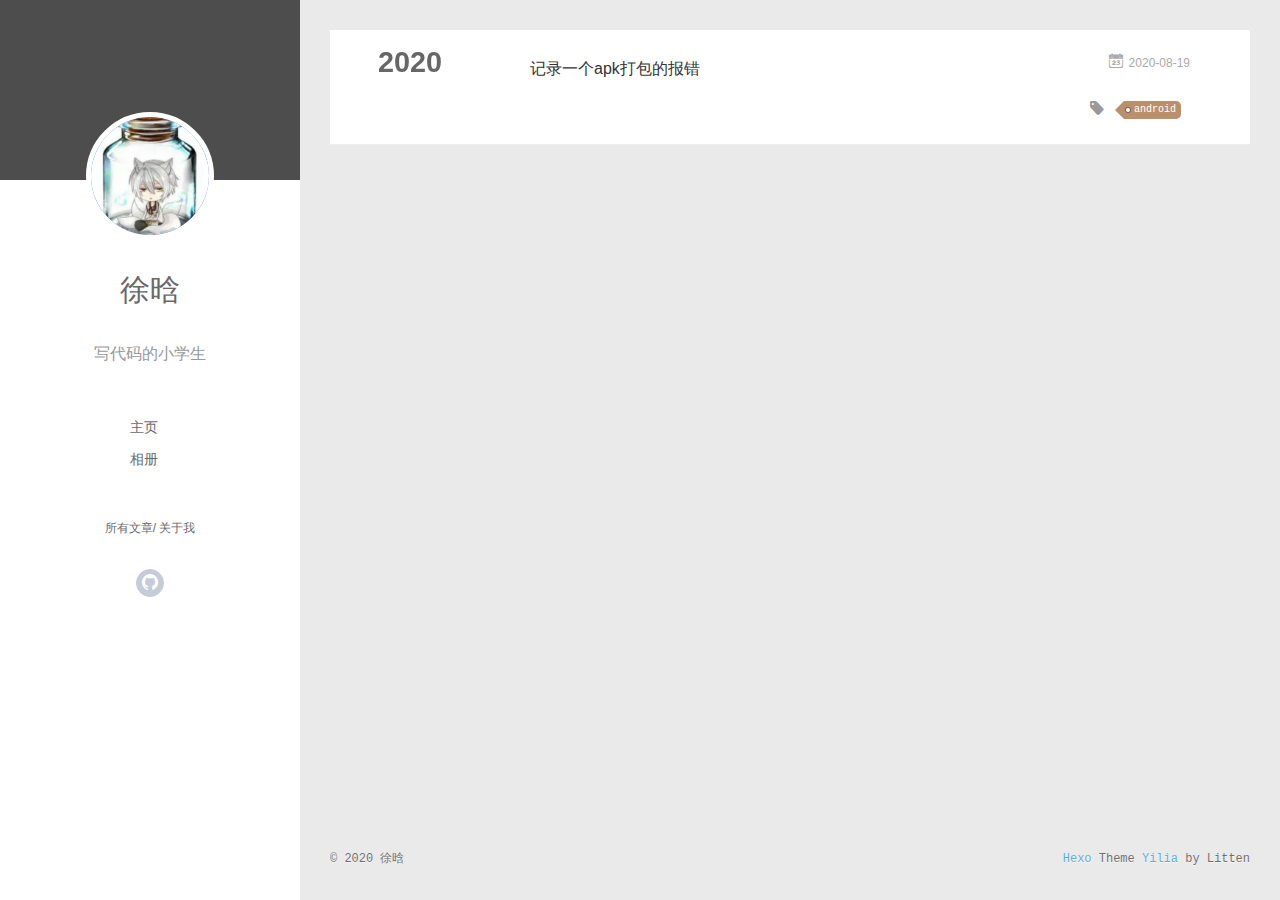
<file: archives/2020/08/index.html>
<!DOCTYPE html>
<html>
<head>
  <meta charset="utf-8">
  
  <meta name="renderer" content="webkit">
  <meta http-equiv="X-UA-Compatible" content="IE=edge" >
  <link rel="dns-prefetch" href="http://xuhan123.cn">
  <title>Archives: 2020/8 | 徐晗的博客</title>
  <meta name="viewport" content="width=device-width, initial-scale=1, maximum-scale=1">
  <meta property="og:type" content="website">
<meta property="og:title" content="徐晗的博客">
<meta property="og:url" content="http://xuhan123.cn/archives/2020/08/index.html">
<meta property="og:site_name" content="徐晗的博客">
<meta property="og:locale" content="en_US">
<meta property="article:author" content="徐晗">
<meta property="article:tag" content="前端">
<meta property="article:tag" content="js">
<meta property="article:tag" content="jquery">
<meta property="article:tag" content="java">
<meta property="article:tag" content="javascript">
<meta property="article:tag" content="html5">
<meta property="article:tag" content="开发者">
<meta property="article:tag" content="android">
<meta property="article:tag" content="极客">
<meta property="article:tag" content="编程">
<meta property="article:tag" content="代码">
<meta property="article:tag" content="开源">
<meta property="article:tag" content="html">
<meta property="article:tag" content="css">
<meta property="article:tag" content="css3">
<meta property="article:tag" content="用户体验">
<meta property="article:tag" content="闲聊">
<meta name="twitter:card" content="summary">
  
  
    <link rel="icon" href="/assets/img/favicon.ico">
  
  <link rel="stylesheet" type="text/css" href="/./main.43a13c.css">
  <style type="text/css">
  
    #container.show {
      background: linear-gradient(200deg,#a0cfe4,#e8c37e);
    }
  </style>
  

  
<script>
var _hmt = _hmt || [];
(function() {
	var hm = document.createElement("script");
	hm.src = "https://hm.baidu.com/hm.js?a30844fa2bcbce0a9e001fe06cefeddf";
	var s = document.getElementsByTagName("script")[0]; 
	s.parentNode.insertBefore(hm, s);
})();
</script>


  
<meta name="keywords" content="前端,js,jquery,java,javascript,html5,开发者,android,极客,编程,代码,开源,html,css,css3,用户体验,闲聊">

<meta name="generator" content="Hexo 4.2.1"></head>

<body>
  <div id="container" q-class="show:isCtnShow">
    <canvas id="anm-canvas" class="anm-canvas"></canvas>
    <div class="left-col" q-class="show:isShow">
      
<div class="overlay" style="background: #4d4d4d"></div>
<div class="intrude-less">
	<header id="header" class="inner">
		<a href="" class="profilepic">
			<img src="/assets/img/avatar.jpg" class="js-avatar">
		</a>
		<hgroup>
		  <h1 class="header-author"><a href="">徐晗</a></h1>
		</hgroup>
		
		<p class="header-subtitle">写代码的小学生</p>
		

		<nav class="header-menu">
			<ul>
			
				<li><a href="../../../index.html">主页</a></li>
	        
				<li><a href="../../../photos">相册</a></li>
	        
			</ul>
		</nav>
		<nav class="header-smart-menu">
    		
    			
    			<a q-on="click: openSlider(e, 'innerArchive')" href="javascript:void(0)">所有文章</a>
    			
            
    			
            
    			
    			<a q-on="click: openSlider(e, 'aboutme')" href="javascript:void(0)">关于我</a>
    			
            
		</nav>
		<nav class="header-nav">
			<div class="social">
				
					<a class="github" target="_blank" href="../../../https:/github.com/user-xuhan" title="github"><i class="icon-github"></i></a>
		        
			</div>
		</nav>
	</header>		
</div>

    </div>
    <div class="mid-col" q-class="show:isShow,hide:isShow|isFalse">
      
<nav id="mobile-nav">
  	<div class="overlay js-overlay" style="background: #4d4d4d"></div>
	<div class="btnctn js-mobile-btnctn">
  		<div class="slider-trigger list" q-on="click: openSlider(e)"><i class="icon icon-sort"></i></div>
	</div>
	<div class="intrude-less">
		<header id="header" class="inner">
			<div class="profilepic">
				<img src="/assets/img/avatar.jpg" class="js-avatar">
			</div>
			<hgroup>
			  <h1 class="header-author js-header-author">徐晗</h1>
			</hgroup>
			
			<p styoe="align-center" class="header-subtitle">写代码的小学生</p>
			
			
			
				
			
				
			
			
			
			<nav class="header-nav">
				<div class="social">
					
						<a class="github" target="_blank" href="../../../https:/github.com/user-xuhan" title="github"><i class="icon-github"></i></a>
			        
				</div>
			</nav>

			<nav class="header-menu js-header-menu">
				<ul style="width: 50%">
				
				
					<li style="width: 50%"><a href="../../../index.html">主页</a></li>
		        
					<li style="width: 50%"><a href="../../../photos">相册</a></li>
		        
				</ul>
			</nav>
		</header>				
	</div>
	<div class="mobile-mask" style="display:none" q-show="isShow"></div>
</nav>

      <div id="wrapper" class="body-wrap">
        <div class="menu-l">
          <div class="canvas-wrap">
            <canvas data-colors="#eaeaea" data-sectionHeight="100" data-contentId="js-content" id="myCanvas1" class="anm-canvas"></canvas>
          </div>
          <div id="js-content" class="content-ll">
            
  
  
    
    
      
      
      <section class="archives-wrap">
        <div class="archive-year-wrap">
          <a href=".." class="archive-year">2020</a>
        </div>
        <div class="archives">
    
    <article class="archive-article archive-type-post">
  <div class="archive-article-inner">
    <header class="archive-article-header">
      	<div class="article-meta">
	      	<a href="../../../2020/08/19/%E8%AE%B0%E5%BD%95%E4%B8%80%E4%B8%AAapk%E6%89%93%E5%8C%85%E7%9A%84%E6%8A%A5%E9%94%99/" class="archive-article-date">
  	<time datetime="2020-08-19T03:58:05.000Z" itemprop="datePublished"><i class="icon-calendar icon"></i>2020-08-19</time>
</a>
        </div>
    	 
  
    <h1 itemprop="name">
      <a class="archive-article-title" href="../../../2020/08/19/%E8%AE%B0%E5%BD%95%E4%B8%80%E4%B8%AAapk%E6%89%93%E5%8C%85%E7%9A%84%E6%8A%A5%E9%94%99/">记录一个apk打包的报错</a>
    </h1>
  

        <div class="article-info info-on-right">
          
	<div class="article-tag tagcloud">
		<i class="icon-price-tags icon"></i>
		<ul class="article-tag-list">
			 
        		<li class="article-tag-list-item">
        			<a href="javascript:void(0)" class="js-tag article-tag-list-link color3">android</a>
        		</li>
      		
		</ul>
	</div>

          

        </div>
        <div class="clearfix"></div>
    </header>
  </div>
</article>
  
  
    </div></section>
  

    


          </div>
        </div>
      </div>
      <footer id="footer">
  <div class="outer">
    <div id="footer-info">
    	<div class="footer-left">
    		&copy; 2020 徐晗
    	</div>
      	<div class="footer-right">
      		<a href="http://hexo.io/" target="_blank">Hexo</a>  Theme <a href="https://github.com/litten/hexo-theme-yilia" target="_blank">Yilia</a> by Litten
      	</div>
    </div>
  </div>
</footer>
    </div>
    <script>
	var yiliaConfig = {
		mathjax: false,
		isHome: false,
		isPost: false,
		isArchive: true,
		isTag: false,
		isCategory: false,
		open_in_new: true,
		toc_hide_index: true,
		root: "/",
		innerArchive: true,
		showTags: false
	}
</script>

<script>!function(r){function e(t){if(i[t])return i[t].exports;var n=i[t]={exports:{},id:t,loaded:!1};return r[t].call(n.exports,n,n.exports,e),n.loaded=!0,n.exports}var i={};e.m=r,e.c=i,e.p="./",e(0)}([function(t,n,r){r(220),t.exports=r(216)},function(t,n,r){var d=r(6),y=r(58),g=r(40),x=r(41),b=r(59),m="prototype",S=function(t,n,r){var e,i,o,u,c=t&S.F,f=t&S.G,a=t&S.S,s=t&S.P,l=t&S.B,h=f?d:a?d[n]||(d[n]={}):(d[n]||{})[m],v=f?y:y[n]||(y[n]={}),p=v[m]||(v[m]={});for(e in f&&(r=n),r)o=((i=!c&&h&&void 0!==h[e])?h:r)[e],u=l&&i?b(o,d):s&&"function"==typeof o?b(Function.call,o):o,h&&x(h,e,o,t&S.U),v[e]!=o&&g(v,e,u),s&&p[e]!=o&&(p[e]=o)};d.core=y,S.F=1,S.G=2,S.S=4,S.P=8,S.B=16,S.W=32,S.U=64,S.R=128,t.exports=S},function(t,n){var r=t.exports="undefined"!=typeof window&&window.Math==Math?window:"undefined"!=typeof self&&self.Math==Math?self:Function("return this")();"number"==typeof __g&&(__g=r)},function(t,n,r){var e=r(9);t.exports=function(t){if(!e(t))throw TypeError(t+" is not an object!");return t}},function(t,n){var r=t.exports={version:"2.6.0"};"number"==typeof __e&&(__e=r)},function(t,n,r){var e=r(34)("wks"),i=r(24),o=r(2).Symbol,u="function"==typeof o;(t.exports=function(t){return e[t]||(e[t]=u&&o[t]||(u?o:i)("Symbol."+t))}).store=e},function(t,n){var r=t.exports="undefined"!=typeof window&&window.Math==Math?window:"undefined"!=typeof self&&self.Math==Math?self:Function("return this")();"number"==typeof __g&&(__g=r)},function(t,n){var r={}.hasOwnProperty;t.exports=function(t,n){return r.call(t,n)}},function(t,n){t.exports=function(t){try{return!!t()}catch(t){return!0}}},function(t,n){t.exports=function(t){return"object"==typeof t?null!==t:"function"==typeof t}},function(t,n,r){t.exports=!r(18)(function(){return 7!=Object.defineProperty({},"a",{get:function(){return 7}}).a})},function(t,n,r){var e=r(15),i=r(51),o=r(36),u=Object.defineProperty;n.f=r(10)?Object.defineProperty:function(t,n,r){if(e(t),n=o(n,!0),e(r),i)try{return u(t,n,r)}catch(t){}if("get"in r||"set"in r)throw TypeError("Accessors not supported!");return"value"in r&&(t[n]=r.value),t}},function(t,n,r){var e=r(11),i=r(23);t.exports=r(10)?function(t,n,r){return e.f(t,n,i(1,r))}:function(t,n,r){return t[n]=r,t}},function(t,n){t.exports=function(t){return"object"==typeof t?null!==t:"function"==typeof t}},function(t,n,r){var e=r(75),i=r(31);t.exports=function(t){return e(i(t))}},function(t,n,r){var e=r(13);t.exports=function(t){if(!e(t))throw TypeError(t+" is not an object!");return t}},function(t,n,r){var e=r(131)("wks"),i=r(110),o=r(6).Symbol,u="function"==typeof o;(t.exports=function(t){return e[t]||(e[t]=u&&o[t]||(u?o:i)("Symbol."+t))}).store=e},function(t,n,r){var e=r(61),i=Math.min;t.exports=function(t){return 0<t?i(e(t),9007199254740991):0}},function(t,n){t.exports=function(t){try{return!!t()}catch(t){return!0}}},function(t,n,r){t.exports=!r(8)(function(){return 7!=Object.defineProperty({},"a",{get:function(){return 7}}).a})},function(t,n,r){var e=r(3),i=r(185),o=r(68),u=Object.defineProperty;n.f=r(19)?Object.defineProperty:function(t,n,r){if(e(t),n=o(n,!0),e(r),i)try{return u(t,n,r)}catch(t){}if("get"in r||"set"in r)throw TypeError("Accessors not supported!");return"value"in r&&(t[n]=r.value),t}},function(t,n,r){var d=r(2),y=r(4),g=r(50),x=r(12),b=r(7),m="prototype",S=function(t,n,r){var e,i,o,u=t&S.F,c=t&S.G,f=t&S.S,a=t&S.P,s=t&S.B,l=t&S.W,h=c?y:y[n]||(y[n]={}),v=h[m],p=c?d:f?d[n]:(d[n]||{})[m];for(e in c&&(r=n),r)(i=!u&&p&&void 0!==p[e])&&b(h,e)||(o=i?p[e]:r[e],h[e]=c&&"function"!=typeof p[e]?r[e]:s&&i?g(o,d):l&&p[e]==o?function(e){var t=function(t,n,r){if(this instanceof e){switch(arguments.length){case 0:return new e;case 1:return new e(t);case 2:return new e(t,n)}return new e(t,n,r)}return e.apply(this,arguments)};return t[m]=e[m],t}(o):a&&"function"==typeof o?g(Function.call,o):o,a&&((h.virtual||(h.virtual={}))[e]=o,t&S.R&&v&&!v[e]&&x(v,e,o)))};S.F=1,S.G=2,S.S=4,S.P=8,S.B=16,S.W=32,S.U=64,S.R=128,t.exports=S},function(t,n){t.exports=!0},function(t,n){t.exports=function(t,n){return{enumerable:!(1&t),configurable:!(2&t),writable:!(4&t),value:n}}},function(t,n){var r=0,e=Math.random();t.exports=function(t){return"Symbol(".concat(void 0===t?"":t,")_",(++r+e).toString(36))}},function(t,n,r){var e=r(66);t.exports=function(t){return Object(e(t))}},function(t,n){t.exports={}},function(t,n,r){var e=r(54),i=r(32);t.exports=Object.keys||function(t){return e(t,i)}},function(t,n){n.f={}.propertyIsEnumerable},function(t,n,r){var e=r(11).f,i=r(7),o=r(5)("toStringTag");t.exports=function(t,n,r){t&&!i(t=r?t:t.prototype,o)&&e(t,o,{configurable:!0,value:n})}},function(t,n,r){n.f=r(5)},function(t,n){t.exports=function(t){if(null==t)throw TypeError("Can't call method on  "+t);return t}},function(t,n){t.exports="constructor,hasOwnProperty,isPrototypeOf,propertyIsEnumerable,toLocaleString,toString,valueOf".split(",")},function(t,n,r){var e=r(34)("keys"),i=r(24);t.exports=function(t){return e[t]||(e[t]=i(t))}},function(t,n,r){var e=r(4),i=r(2),o="__core-js_shared__",u=i[o]||(i[o]={});(t.exports=function(t,n){return u[t]||(u[t]=void 0!==n?n:{})})("versions",[]).push({version:e.version,mode:r(22)?"pure":"global",copyright:"© 2018 Denis Pushkarev (zloirock.ru)"})},function(t,n){var r=Math.ceil,e=Math.floor;t.exports=function(t){return isNaN(t=+t)?0:(0<t?e:r)(t)}},function(t,n,r){var i=r(13);t.exports=function(t,n){if(!i(t))return t;var r,e;if(n&&"function"==typeof(r=t.toString)&&!i(e=r.call(t)))return e;if("function"==typeof(r=t.valueOf)&&!i(e=r.call(t)))return e;if(!n&&"function"==typeof(r=t.toString)&&!i(e=r.call(t)))return e;throw TypeError("Can't convert object to primitive value")}},function(t,n,r){var e=r(2),i=r(4),o=r(22),u=r(30),c=r(11).f;t.exports=function(t){var n=i.Symbol||(i.Symbol=o?{}:e.Symbol||{});"_"==t.charAt(0)||t in n||c(n,t,{value:u.f(t)})}},function(t,n){t.exports=function(t){if("function"!=typeof t)throw TypeError(t+" is not a function!");return t}},function(t,n){var r={}.toString;t.exports=function(t){return r.call(t).slice(8,-1)}},function(t,n,r){var e=r(20),i=r(106);t.exports=r(19)?function(t,n,r){return e.f(t,n,i(1,r))}:function(t,n,r){return t[n]=r,t}},function(t,n,r){var o=r(6),u=r(40),c=r(46),f=r(110)("src"),e="toString",i=Function[e],a=(""+i).split(e);r(58).inspectSource=function(t){return i.call(t)},(t.exports=function(t,n,r,e){var i="function"==typeof r;i&&(c(r,"name")||u(r,"name",n)),t[n]!==r&&(i&&(c(r,f)||u(r,f,t[n]?""+t[n]:a.join(String(n)))),t===o?t[n]=r:e?t[n]?t[n]=r:u(t,n,r):(delete t[n],u(t,n,r)))})(Function.prototype,e,function(){return"function"==typeof this&&this[f]||i.call(this)})},function(t,n,r){var e=r(1),i=r(8),u=r(66),c=/"/g,o=function(t,n,r,e){var i=String(u(t)),o="<"+n;return""!==r&&(o+=" "+r+'="'+String(e).replace(c,"&quot;")+'"'),o+">"+i+"</"+n+">"};t.exports=function(n,t){var r={};r[n]=t(o),e(e.P+e.F*i(function(){var t=""[n]('"');return t!==t.toLowerCase()||3<t.split('"').length}),"String",r)}},function(t,n,r){var e=r(13),i=r(2).document,o=e(i)&&e(i.createElement);t.exports=function(t){return o?i.createElement(t):{}}},function(t,n,e){var i=e(15),o=e(92),u=e(32),c=e(33)("IE_PROTO"),f=function(){},a="prototype",s=function(){var t,n=e(43)("iframe"),r=u.length;for(n.style.display="none",e(74).appendChild(n),n.src="javascript:",(t=n.contentWindow.document).open(),t.write("<script>document.F=Object<\/script>"),t.close(),s=t.F;r--;)delete s[a][u[r]];return s()};t.exports=Object.create||function(t,n){var r;return null!==t?(f[a]=i(t),r=new f,f[a]=null,r[c]=t):r=s(),void 0===n?r:o(r,n)}},function(t,n){n.f=Object.getOwnPropertySymbols},function(t,n){var r={}.hasOwnProperty;t.exports=function(t,n){return r.call(t,n)}},function(t,n,r){var e=r(118),i=r(106),o=r(49),u=r(68),c=r(46),f=r(185),a=Object.getOwnPropertyDescriptor;n.f=r(19)?a:function(t,n){if(t=o(t),n=u(n,!0),f)try{return a(t,n)}catch(t){}if(c(t,n))return i(!e.f.call(t,n),t[n])}},function(t,n,r){var e=r(46),i=r(25),o=r(160)("IE_PROTO"),u=Object.prototype;t.exports=Object.getPrototypeOf||function(t){return t=i(t),e(t,o)?t[o]:"function"==typeof t.constructor&&t instanceof t.constructor?t.constructor.prototype:t instanceof Object?u:null}},function(t,n,r){var e=r(117),i=r(66);t.exports=function(t){return e(i(t))}},function(t,n,r){var o=r(62);t.exports=function(e,i,t){if(o(e),void 0===i)return e;switch(t){case 1:return function(t){return e.call(i,t)};case 2:return function(t,n){return e.call(i,t,n)};case 3:return function(t,n,r){return e.call(i,t,n,r)}}return function(){return e.apply(i,arguments)}}},function(t,n,r){t.exports=!r(10)&&!r(18)(function(){return 7!=Object.defineProperty(r(43)("div"),"a",{get:function(){return 7}}).a})},function(t,n,r){"use strict";var b=r(22),m=r(21),S=r(55),w=r(12),_=r(26),O=r(90),E=r(29),M=r(77),P=r(5)("iterator"),j=!([].keys&&"next"in[].keys()),F="values",A=function(){return this};t.exports=function(t,n,r,e,i,o,u){O(r,n,e);var c,f,a,s=function(t){if(!j&&t in p)return p[t];switch(t){case"keys":case F:return function(){return new r(this,t)}}return function(){return new r(this,t)}},l=n+" Iterator",h=i==F,v=!1,p=t.prototype,d=p[P]||p["@@iterator"]||i&&p[i],y=d||s(i),g=i?h?s("entries"):y:void 0,x="Array"==n&&p.entries||d;if(x&&((a=M(x.call(new t)))!==Object.prototype&&a.next&&(E(a,l,!0),b||"function"==typeof a[P]||w(a,P,A))),h&&d&&d.name!==F&&(v=!0,y=function(){return d.call(this)}),b&&!u||!j&&!v&&p[P]||w(p,P,y),_[n]=y,_[l]=A,i)if(c={values:h?y:s(F),keys:o?y:s("keys"),entries:g},u)for(f in c)f in p||S(p,f,c[f]);else m(m.P+m.F*(j||v),n,c);return c}},function(t,n,r){var e=r(54),i=r(32).concat("length","prototype");n.f=Object.getOwnPropertyNames||function(t){return e(t,i)}},function(t,n,r){var u=r(7),c=r(14),f=r(87)(!1),a=r(33)("IE_PROTO");t.exports=function(t,n){var r,e=c(t),i=0,o=[];for(r in e)r!=a&&u(e,r)&&o.push(r);for(;n.length>i;)u(e,r=n[i++])&&(~f(o,r)||o.push(r));return o}},function(t,n,r){t.exports=r(12)},function(t,n,r){var e=r(31);t.exports=function(t){return Object(e(t))}},function(t,n){var r={}.toString;t.exports=function(t){return r.call(t).slice(8,-1)}},function(t,n){var r=t.exports={version:"2.6.0"};"number"==typeof __e&&(__e=r)},function(t,n,r){var o=r(38);t.exports=function(e,i,t){if(o(e),void 0===i)return e;switch(t){case 1:return function(t){return e.call(i,t)};case 2:return function(t,n){return e.call(i,t,n)};case 3:return function(t,n,r){return e.call(i,t,n,r)}}return function(){return e.apply(i,arguments)}}},function(t,n,r){"use strict";var e=r(8);t.exports=function(t,n){return!!t&&e(function(){n?t.call(null,function(){},1):t.call(null)})}},function(t,n){var r=Math.ceil,e=Math.floor;t.exports=function(t){return isNaN(t=+t)?0:(0<t?e:r)(t)}},function(t,n){t.exports=function(t){if("function"!=typeof t)throw TypeError(t+" is not a function!");return t}},function(t,n,r){"use strict";var e=r(95)(!0);r(52)(String,"String",function(t){this._t=String(t),this._i=0},function(){var t,n=this._t,r=this._i;return r>=n.length?{value:void 0,done:!0}:(t=e(n,r),this._i+=t.length,{value:t,done:!1})})},function(t,n,r){r(97);for(var e=r(2),i=r(12),o=r(26),u=r(5)("toStringTag"),c="CSSRuleList,CSSStyleDeclaration,CSSValueList,ClientRectList,DOMRectList,DOMStringList,DOMTokenList,DataTransferItemList,FileList,HTMLAllCollection,HTMLCollection,HTMLFormElement,HTMLSelectElement,MediaList,MimeTypeArray,NamedNodeMap,NodeList,PaintRequestList,Plugin,PluginArray,SVGLengthList,SVGNumberList,SVGPathSegList,SVGPointList,SVGStringList,SVGTransformList,SourceBufferList,StyleSheetList,TextTrackCueList,TextTrackList,TouchList".split(","),f=0;f<c.length;f++){var a=c[f],s=e[a],l=s&&s.prototype;l&&!l[u]&&i(l,u,a),o[a]=o.Array}},function(t,n,r){var b=r(59),m=r(117),S=r(25),w=r(17),e=r(144);t.exports=function(l,t){var h=1==l,v=2==l,p=3==l,d=4==l,y=6==l,g=5==l||y,x=t||e;return function(t,n,r){for(var e,i,o=S(t),u=m(o),c=b(n,r,3),f=w(u.length),a=0,s=h?x(t,f):v?x(t,0):void 0;a<f;a++)if((g||a in u)&&(i=c(e=u[a],a,o),l))if(h)s[a]=i;else if(i)switch(l){case 3:return!0;case 5:return e;case 6:return a;case 2:s.push(e)}else if(d)return!1;return y?-1:p||d?d:s}}},function(t,n){t.exports=function(t){if(null==t)throw TypeError("Can't call method on  "+t);return t}},function(t,n,r){var i=r(1),o=r(58),u=r(8);t.exports=function(t,n){var r=(o.Object||{})[t]||Object[t],e={};e[t]=n(r),i(i.S+i.F*u(function(){r(1)}),"Object",e)}},function(t,n,r){var i=r(9);t.exports=function(t,n){if(!i(t))return t;var r,e;if(n&&"function"==typeof(r=t.toString)&&!i(e=r.call(t)))return e;if("function"==typeof(r=t.valueOf)&&!i(e=r.call(t)))return e;if(!n&&"function"==typeof(r=t.toString)&&!i(e=r.call(t)))return e;throw TypeError("Can't convert object to primitive value")}},function(t,n,r){var e=r(28),i=r(23),o=r(14),u=r(36),c=r(7),f=r(51),a=Object.getOwnPropertyDescriptor;n.f=r(10)?a:function(t,n){if(t=o(t),n=u(n,!0),f)try{return a(t,n)}catch(t){}if(c(t,n))return i(!e.f.call(t,n),t[n])}},function(t,n,r){var o=r(207),e=r(1),i=r(131)("metadata"),u=i.store||(i.store=new(r(211))),c=function(t,n,r){var e=u.get(t);if(!e){if(!r)return;u.set(t,e=new o)}var i=e.get(n);if(!i){if(!r)return;e.set(n,i=new o)}return i};t.exports={store:u,map:c,has:function(t,n,r){var e=c(n,r,!1);return void 0!==e&&e.has(t)},get:function(t,n,r){var e=c(n,r,!1);return void 0===e?void 0:e.get(t)},set:function(t,n,r,e){c(r,e,!0).set(t,n)},keys:function(t,n){var r=c(t,n,!1),e=[];return r&&r.forEach(function(t,n){e.push(n)}),e},key:function(t){return void 0===t||"symbol"==typeof t?t:String(t)},exp:function(t){e(e.S,"Reflect",t)}}},function(t,n,r){"use strict";if(r(19)){var g=r(81),x=r(6),b=r(8),m=r(1),S=r(133),e=r(165),h=r(59),w=r(101),i=r(106),_=r(40),o=r(107),u=r(61),O=r(17),E=r(205),c=r(109),f=r(68),a=r(46),M=r(111),P=r(9),v=r(25),p=r(151),j=r(103),F=r(48),A=r(104).f,d=r(167),s=r(110),l=r(16),y=r(65),I=r(120),L=r(119),N=r(168),T=r(112),k=r(125),R=r(108),C=r(143),D=r(177),G=r(20),W=r(47),U=G.f,V=W.f,B=x.RangeError,q=x.TypeError,z=x.Uint8Array,H="ArrayBuffer",K="Shared"+H,J="BYTES_PER_ELEMENT",$="prototype",Y=Array[$],X=e.ArrayBuffer,Q=e.DataView,Z=y(0),tt=y(2),nt=y(3),rt=y(4),et=y(5),it=y(6),ot=I(!0),ut=I(!1),ct=N.values,ft=N.keys,at=N.entries,st=Y.lastIndexOf,lt=Y.reduce,ht=Y.reduceRight,vt=Y.join,pt=Y.sort,dt=Y.slice,yt=Y.toString,gt=Y.toLocaleString,xt=l("iterator"),bt=l("toStringTag"),mt=s("typed_constructor"),St=s("def_constructor"),wt=S.CONSTR,_t=S.TYPED,Ot=S.VIEW,Et="Wrong length!",Mt=y(1,function(t,n){return It(L(t,t[St]),n)}),Pt=b(function(){return 1===new z(new Uint16Array([1]).buffer)[0]}),jt=!!z&&!!z[$].set&&b(function(){new z(1).set({})}),Ft=function(t,n){var r=u(t);if(r<0||r%n)throw B("Wrong offset!");return r},At=function(t){if(P(t)&&_t in t)return t;throw q(t+" is not a typed array!")},It=function(t,n){if(!(P(t)&&mt in t))throw q("It is not a typed array constructor!");return new t(n)},Lt=function(t,n){return Nt(L(t,t[St]),n)},Nt=function(t,n){for(var r=0,e=n.length,i=It(t,e);r<e;)i[r]=n[r++];return i},Tt=function(t,n,r){U(t,n,{get:function(){return this._d[r]}})},kt=function(t){var n,r,e,i,o,u,c=v(t),f=arguments.length,a=1<f?arguments[1]:void 0,s=void 0!==a,l=d(c);if(null!=l&&!p(l)){for(u=l.call(c),e=[],n=0;!(o=u.next()).done;n++)e.push(o.value);c=e}for(s&&2<f&&(a=h(a,arguments[2],2)),n=0,r=O(c.length),i=It(this,r);n<r;n++)i[n]=s?a(c[n],n):c[n];return i},Rt=function(){for(var t=0,n=arguments.length,r=It(this,n);t<n;)r[t]=arguments[t++];return r},Ct=!!z&&b(function(){gt.call(new z(1))}),Dt=function(){return gt.apply(Ct?dt.call(At(this)):At(this),arguments)},Gt={copyWithin:function(t,n){return D.call(At(this),t,n,2<arguments.length?arguments[2]:void 0)},every:function(t){return rt(At(this),t,1<arguments.length?arguments[1]:void 0)},fill:function(t){return C.apply(At(this),arguments)},filter:function(t){return Lt(this,tt(At(this),t,1<arguments.length?arguments[1]:void 0))},find:function(t){return et(At(this),t,1<arguments.length?arguments[1]:void 0)},findIndex:function(t){return it(At(this),t,1<arguments.length?arguments[1]:void 0)},forEach:function(t){Z(At(this),t,1<arguments.length?arguments[1]:void 0)},indexOf:function(t){return ut(At(this),t,1<arguments.length?arguments[1]:void 0)},includes:function(t){return ot(At(this),t,1<arguments.length?arguments[1]:void 0)},join:function(t){return vt.apply(At(this),arguments)},lastIndexOf:function(t){return st.apply(At(this),arguments)},map:function(t){return Mt(At(this),t,1<arguments.length?arguments[1]:void 0)},reduce:function(t){return lt.apply(At(this),arguments)},reduceRight:function(t){return ht.apply(At(this),arguments)},reverse:function(){for(var t,n=this,r=At(n).length,e=Math.floor(r/2),i=0;i<e;)t=n[i],n[i++]=n[--r],n[r]=t;return n},some:function(t){return nt(At(this),t,1<arguments.length?arguments[1]:void 0)},sort:function(t){return pt.call(At(this),t)},subarray:function(t,n){var r=At(this),e=r.length,i=c(t,e);return new(L(r,r[St]))(r.buffer,r.byteOffset+i*r.BYTES_PER_ELEMENT,O((void 0===n?e:c(n,e))-i))}},Wt=function(t,n){return Lt(this,dt.call(At(this),t,n))},Ut=function(t){At(this);var n=Ft(arguments[1],1),r=this.length,e=v(t),i=O(e.length),o=0;if(r<i+n)throw B(Et);for(;o<i;)this[n+o]=e[o++]},Vt={entries:function(){return at.call(At(this))},keys:function(){return ft.call(At(this))},values:function(){return ct.call(At(this))}},Bt=function(t,n){return P(t)&&t[_t]&&"symbol"!=typeof n&&n in t&&String(+n)==String(n)},qt=function(t,n){return Bt(t,n=f(n,!0))?i(2,t[n]):V(t,n)},zt=function(t,n,r){return!(Bt(t,n=f(n,!0))&&P(r)&&a(r,"value"))||a(r,"get")||a(r,"set")||r.configurable||a(r,"writable")&&!r.writable||a(r,"enumerable")&&!r.enumerable?U(t,n,r):(t[n]=r.value,t)};wt||(W.f=qt,G.f=zt),m(m.S+m.F*!wt,"Object",{getOwnPropertyDescriptor:qt,defineProperty:zt}),b(function(){yt.call({})})&&(yt=gt=function(){return vt.call(this)});var Ht=o({},Gt);o(Ht,Vt),_(Ht,xt,Vt.values),o(Ht,{slice:Wt,set:Ut,constructor:function(){},toString:yt,toLocaleString:Dt}),Tt(Ht,"buffer","b"),Tt(Ht,"byteOffset","o"),Tt(Ht,"byteLength","l"),Tt(Ht,"length","e"),U(Ht,bt,{get:function(){return this[_t]}}),t.exports=function(t,l,n,o){var h=t+((o=!!o)?"Clamped":"")+"Array",r="get"+t,u="set"+t,v=x[h],c=v||{},e=v&&F(v),i=!v||!S.ABV,f={},a=v&&v[$],p=function(t,i){U(t,i,{get:function(){return t=i,(n=this._d).v[r](t*l+n.o,Pt);var t,n},set:function(t){return n=i,r=t,e=this._d,o&&(r=(r=Math.round(r))<0?0:255<r?255:255&r),void e.v[u](n*l+e.o,r,Pt);var n,r,e},enumerable:!0})};i?(v=n(function(t,n,r,e){w(t,v,h,"_d");var i,o,u,c,f=0,a=0;if(P(n)){if(!(n instanceof X||(c=M(n))==H||c==K))return _t in n?Nt(v,n):kt.call(v,n);i=n,a=Ft(r,l);var s=n.byteLength;if(void 0===e){if(s%l)throw B(Et);if((o=s-a)<0)throw B(Et)}else if(s<(o=O(e)*l)+a)throw B(Et);u=o/l}else u=E(n),i=new X(o=u*l);for(_(t,"_d",{b:i,o:a,l:o,e:u,v:new Q(i)});f<u;)p(t,f++)}),a=v[$]=j(Ht),_(a,"constructor",v)):b(function(){v(1)})&&b(function(){new v(-1)})&&k(function(t){new v,new v(null),new v(1.5),new v(t)},!0)||(v=n(function(t,n,r,e){var i;return w(t,v,h),P(n)?n instanceof X||(i=M(n))==H||i==K?void 0!==e?new c(n,Ft(r,l),e):void 0!==r?new c(n,Ft(r,l)):new c(n):_t in n?Nt(v,n):kt.call(v,n):new c(E(n))}),Z(e!==Function.prototype?A(c).concat(A(e)):A(c),function(t){t in v||_(v,t,c[t])}),v[$]=a,g||(a.constructor=v));var s=a[xt],d=!!s&&("values"==s.name||null==s.name),y=Vt.values;_(v,mt,!0),_(a,_t,h),_(a,Ot,!0),_(a,St,v),(o?new v(1)[bt]==h:bt in a)||U(a,bt,{get:function(){return h}}),f[h]=v,m(m.G+m.W+m.F*(v!=c),f),m(m.S,h,{BYTES_PER_ELEMENT:l}),m(m.S+m.F*b(function(){c.of.call(v,1)}),h,{from:kt,of:Rt}),J in a||_(a,J,l),m(m.P,h,Gt),R(h),m(m.P+m.F*jt,h,{set:Ut}),m(m.P+m.F*!d,h,Vt),g||a.toString==yt||(a.toString=yt),m(m.P+m.F*b(function(){new v(1).slice()}),h,{slice:Wt}),m(m.P+m.F*(b(function(){return[1,2].toLocaleString()!=new v([1,2]).toLocaleString()})||!b(function(){a.toLocaleString.call([1,2])})),h,{toLocaleString:Dt}),T[h]=d?s:y,g||d||_(a,xt,y)}}else t.exports=function(){}},function(t,n,r){t.exports={default:r(84),__esModule:!0}},function(t,n,r){t.exports={default:r(85),__esModule:!0}},function(t,n,r){var e=r(2).document;t.exports=e&&e.documentElement},function(t,n,r){var e=r(39);t.exports=Object("z").propertyIsEnumerable(0)?Object:function(t){return"String"==e(t)?t.split(""):Object(t)}},function(t,n,r){var e=r(24)("meta"),i=r(13),o=r(7),u=r(11).f,c=0,f=Object.isExtensible||function(){return!0},a=!r(18)(function(){return f(Object.preventExtensions({}))}),s=function(t){u(t,e,{value:{i:"O"+ ++c,w:{}}})},l=t.exports={KEY:e,NEED:!1,fastKey:function(t,n){if(!i(t))return"symbol"==typeof t?t:("string"==typeof t?"S":"P")+t;if(!o(t,e)){if(!f(t))return"F";if(!n)return"E";s(t)}return t[e].i},getWeak:function(t,n){if(!o(t,e)){if(!f(t))return!0;if(!n)return!1;s(t)}return t[e].w},onFreeze:function(t){return a&&l.NEED&&f(t)&&!o(t,e)&&s(t),t}}},function(t,n,r){var e=r(7),i=r(56),o=r(33)("IE_PROTO"),u=Object.prototype;t.exports=Object.getPrototypeOf||function(t){return t=i(t),e(t,o)?t[o]:"function"==typeof t.constructor&&t instanceof t.constructor?t.constructor.prototype:t instanceof Object?u:null}},function(t,n,r){var e=r(35),i=Math.min;t.exports=function(t){return 0<t?i(e(t),9007199254740991):0}},function(t,n){},function(t,n,r){var e=r(16)("unscopables"),i=Array.prototype;null==i[e]&&r(40)(i,e,{}),t.exports=function(t){i[e][t]=!0}},function(t,n){t.exports=!1},function(t,n,r){var e=r(110)("meta"),i=r(9),o=r(46),u=r(20).f,c=0,f=Object.isExtensible||function(){return!0},a=!r(8)(function(){return f(Object.preventExtensions({}))}),s=function(t){u(t,e,{value:{i:"O"+ ++c,w:{}}})},l=t.exports={KEY:e,NEED:!1,fastKey:function(t,n){if(!i(t))return"symbol"==typeof t?t:("string"==typeof t?"S":"P")+t;if(!o(t,e)){if(!f(t))return"F";if(!n)return"E";s(t)}return t[e].i},getWeak:function(t,n){if(!o(t,e)){if(!f(t))return!0;if(!n)return!1;s(t)}return t[e].w},onFreeze:function(t){return a&&l.NEED&&f(t)&&!o(t,e)&&s(t),t}}},function(t,n,r){"use strict";function e(t){return t&&t.__esModule?t:{default:t}}n.__esModule=!0;var i=e(r(73)),o=e(r(72)),u="function"==typeof o.default&&"symbol"==typeof i.default?function(t){return typeof t}:function(t){return t&&"function"==typeof o.default&&t.constructor===o.default&&t!==o.default.prototype?"symbol":typeof t};n.default="function"==typeof o.default&&"symbol"===u(i.default)?function(t){return void 0===t?"undefined":u(t)}:function(t){return t&&"function"==typeof o.default&&t.constructor===o.default&&t!==o.default.prototype?"symbol":void 0===t?"undefined":u(t)}},function(t,n,r){r(98),r(79),r(99),r(100),t.exports=r(4).Symbol},function(t,n,r){r(63),r(64),t.exports=r(30).f("iterator")},function(t,n){t.exports=function(){}},function(t,n,r){var f=r(14),a=r(78),s=r(96);t.exports=function(c){return function(t,n,r){var e,i=f(t),o=a(i.length),u=s(r,o);if(c&&n!=n){for(;u<o;)if((e=i[u++])!=e)return!0}else for(;u<o;u++)if((c||u in i)&&i[u]===n)return c||u||0;return!c&&-1}}},function(t,n,r){var c=r(27),f=r(45),a=r(28);t.exports=function(t){var n=c(t),r=f.f;if(r)for(var e,i=r(t),o=a.f,u=0;i.length>u;)o.call(t,e=i[u++])&&n.push(e);return n}},function(t,n,r){var e=r(39);t.exports=Array.isArray||function(t){return"Array"==e(t)}},function(t,n,r){"use strict";var e=r(44),i=r(23),o=r(29),u={};r(12)(u,r(5)("iterator"),function(){return this}),t.exports=function(t,n,r){t.prototype=e(u,{next:i(1,r)}),o(t,n+" Iterator")}},function(t,n){t.exports=function(t,n){return{value:n,done:!!t}}},function(t,n,r){var u=r(11),c=r(15),f=r(27);t.exports=r(10)?Object.defineProperties:function(t,n){c(t);for(var r,e=f(n),i=e.length,o=0;o<i;)u.f(t,r=e[o++],n[r]);return t}},function(t,n,r){var e=r(14),i=r(53).f,o={}.toString,u="object"==typeof window&&window&&Object.getOwnPropertyNames?Object.getOwnPropertyNames(window):[];t.exports.f=function(t){return u&&"[object Window]"==o.call(t)?function(t){try{return i(t)}catch(t){return u.slice()}}(t):i(e(t))}},,function(t,n,r){var f=r(35),a=r(31);t.exports=function(c){return function(t,n){var r,e,i=String(a(t)),o=f(n),u=i.length;return o<0||u<=o?c?"":void 0:(r=i.charCodeAt(o))<55296||56319<r||o+1===u||(e=i.charCodeAt(o+1))<56320||57343<e?c?i.charAt(o):r:c?i.slice(o,o+2):e-56320+(r-55296<<10)+65536}}},function(t,n,r){var e=r(35),i=Math.max,o=Math.min;t.exports=function(t,n){return(t=e(t))<0?i(t+n,0):o(t,n)}},function(t,n,r){"use strict";var e=r(86),i=r(91),o=r(26),u=r(14);t.exports=r(52)(Array,"Array",function(t,n){this._t=u(t),this._i=0,this._k=n},function(){var t=this._t,n=this._k,r=this._i++;return!t||r>=t.length?(this._t=void 0,i(1)):i(0,"keys"==n?r:"values"==n?t[r]:[r,t[r]])},"values"),o.Arguments=o.Array,e("keys"),e("values"),e("entries")},function(t,n,r){"use strict";var e=r(2),u=r(7),i=r(10),o=r(21),c=r(55),f=r(76).KEY,a=r(18),s=r(34),l=r(29),h=r(24),v=r(5),p=r(30),d=r(37),y=r(88),g=r(89),x=r(15),b=r(13),m=r(14),S=r(36),w=r(23),_=r(44),O=r(93),E=r(69),M=r(11),P=r(27),j=E.f,F=M.f,A=O.f,I=e.Symbol,L=e.JSON,N=L&&L.stringify,T="prototype",k=v("_hidden"),R=v("toPrimitive"),C={}.propertyIsEnumerable,D=s("symbol-registry"),G=s("symbols"),W=s("op-symbols"),U=Object[T],V="function"==typeof I,B=e.QObject,q=!B||!B[T]||!B[T].findChild,z=i&&a(function(){return 7!=_(F({},"a",{get:function(){return F(this,"a",{value:7}).a}})).a})?function(t,n,r){var e=j(U,n);e&&delete U[n],F(t,n,r),e&&t!==U&&F(U,n,e)}:F,H=function(t){var n=G[t]=_(I[T]);return n._k=t,n},K=V&&"symbol"==typeof I.iterator?function(t){return"symbol"==typeof t}:function(t){return t instanceof I},J=function(t,n,r){return t===U&&J(W,n,r),x(t),n=S(n,!0),x(r),u(G,n)?(r.enumerable?(u(t,k)&&t[k][n]&&(t[k][n]=!1),r=_(r,{enumerable:w(0,!1)})):(u(t,k)||F(t,k,w(1,{})),t[k][n]=!0),z(t,n,r)):F(t,n,r)},$=function(t,n){x(t);for(var r,e=y(n=m(n)),i=0,o=e.length;i<o;)J(t,r=e[i++],n[r]);return t},Y=function(t){var n=C.call(this,t=S(t,!0));return!(this===U&&u(G,t)&&!u(W,t))&&(!(n||!u(this,t)||!u(G,t)||u(this,k)&&this[k][t])||n)},X=function(t,n){if(t=m(t),n=S(n,!0),t!==U||!u(G,n)||u(W,n)){var r=j(t,n);return!r||!u(G,n)||u(t,k)&&t[k][n]||(r.enumerable=!0),r}},Q=function(t){for(var n,r=A(m(t)),e=[],i=0;r.length>i;)u(G,n=r[i++])||n==k||n==f||e.push(n);return e},Z=function(t){for(var n,r=t===U,e=A(r?W:m(t)),i=[],o=0;e.length>o;)!u(G,n=e[o++])||r&&!u(U,n)||i.push(G[n]);return i};V||(c((I=function(){if(this instanceof I)throw TypeError("Symbol is not a constructor!");var n=h(0<arguments.length?arguments[0]:void 0),r=function(t){this===U&&r.call(W,t),u(this,k)&&u(this[k],n)&&(this[k][n]=!1),z(this,n,w(1,t))};return i&&q&&z(U,n,{configurable:!0,set:r}),H(n)})[T],"toString",function(){return this._k}),E.f=X,M.f=J,r(53).f=O.f=Q,r(28).f=Y,r(45).f=Z,i&&!r(22)&&c(U,"propertyIsEnumerable",Y,!0),p.f=function(t){return H(v(t))}),o(o.G+o.W+o.F*!V,{Symbol:I});for(var tt="hasInstance,isConcatSpreadable,iterator,match,replace,search,species,split,toPrimitive,toStringTag,unscopables".split(","),nt=0;tt.length>nt;)v(tt[nt++]);for(var rt=P(v.store),et=0;rt.length>et;)d(rt[et++]);o(o.S+o.F*!V,"Symbol",{for:function(t){return u(D,t+="")?D[t]:D[t]=I(t)},keyFor:function(t){if(!K(t))throw TypeError(t+" is not a symbol!");for(var n in D)if(D[n]===t)return n},useSetter:function(){q=!0},useSimple:function(){q=!1}}),o(o.S+o.F*!V,"Object",{create:function(t,n){return void 0===n?_(t):$(_(t),n)},defineProperty:J,defineProperties:$,getOwnPropertyDescriptor:X,getOwnPropertyNames:Q,getOwnPropertySymbols:Z}),L&&o(o.S+o.F*(!V||a(function(){var t=I();return"[null]"!=N([t])||"{}"!=N({a:t})||"{}"!=N(Object(t))})),"JSON",{stringify:function(t){for(var n,r,e=[t],i=1;arguments.length>i;)e.push(arguments[i++]);if(r=n=e[1],(b(n)||void 0!==t)&&!K(t))return g(n)||(n=function(t,n){if("function"==typeof r&&(n=r.call(this,t,n)),!K(n))return n}),e[1]=n,N.apply(L,e)}}),I[T][R]||r(12)(I[T],R,I[T].valueOf),l(I,"Symbol"),l(Math,"Math",!0),l(e.JSON,"JSON",!0)},function(t,n,r){r(37)("asyncIterator")},function(t,n,r){r(37)("observable")},function(t,n){t.exports=function(t,n,r,e){if(!(t instanceof n)||void 0!==e&&e in t)throw TypeError(r+": incorrect invocation!");return t}},function(t,n,r){var h=r(59),v=r(188),p=r(151),d=r(3),y=r(17),g=r(167),x={},b={};(n=t.exports=function(t,n,r,e,i){var o,u,c,f,a=i?function(){return t}:g(t),s=h(r,e,n?2:1),l=0;if("function"!=typeof a)throw TypeError(t+" is not iterable!");if(p(a)){for(o=y(t.length);l<o;l++)if((f=n?s(d(u=t[l])[0],u[1]):s(t[l]))===x||f===b)return f}else for(c=a.call(t);!(u=c.next()).done;)if((f=v(c,s,u.value,n))===x||f===b)return f}).BREAK=x,n.RETURN=b},function(t,n,e){var i=e(3),o=e(194),u=e(147),c=e(160)("IE_PROTO"),f=function(){},a="prototype",s=function(){var t,n=e(146)("iframe"),r=u.length;for(n.style.display="none",e(149).appendChild(n),n.src="javascript:",(t=n.contentWindow.document).open(),t.write("<script>document.F=Object<\/script>"),t.close(),s=t.F;r--;)delete s[a][u[r]];return s()};t.exports=Object.create||function(t,n){var r;return null!==t?(f[a]=i(t),r=new f,f[a]=null,r[c]=t):r=s(),void 0===n?r:o(r,n)}},function(t,n,r){var e=r(196),i=r(147).concat("length","prototype");n.f=Object.getOwnPropertyNames||function(t){return e(t,i)}},function(t,n,r){var e=r(196),i=r(147);t.exports=Object.keys||function(t){return e(t,i)}},function(t,n){t.exports=function(t,n){return{enumerable:!(1&t),configurable:!(2&t),writable:!(4&t),value:n}}},function(t,n,r){var i=r(41);t.exports=function(t,n,r){for(var e in n)i(t,e,n[e],r);return t}},function(t,n,r){"use strict";var e=r(6),i=r(20),o=r(19),u=r(16)("species");t.exports=function(t){var n=e[t];o&&n&&!n[u]&&i.f(n,u,{configurable:!0,get:function(){return this}})}},function(t,n,r){var e=r(61),i=Math.max,o=Math.min;t.exports=function(t,n){return(t=e(t))<0?i(t+n,0):o(t,n)}},function(t,n){var r=0,e=Math.random();t.exports=function(t){return"Symbol(".concat(void 0===t?"":t,")_",(++r+e).toString(36))}},function(t,n,r){var i=r(57),o=r(16)("toStringTag"),u="Arguments"==i(function(){return arguments}());t.exports=function(t){var n,r,e;return void 0===t?"Undefined":null===t?"Null":"string"==typeof(r=function(t,n){try{return t[n]}catch(t){}}(n=Object(t),o))?r:u?i(n):"Object"==(e=i(n))&&"function"==typeof n.callee?"Arguments":e}},function(t,n){t.exports={}},function(t,n,r){var e=r(20).f,i=r(46),o=r(16)("toStringTag");t.exports=function(t,n,r){t&&!i(t=r?t:t.prototype,o)&&e(t,o,{configurable:!0,value:n})}},function(t,n,r){var u=r(1),e=r(66),c=r(8),f=r(163),i="["+f+"]",o=RegExp("^"+i+i+"*"),a=RegExp(i+i+"*$"),s=function(t,n,r){var e={},i=c(function(){return!!f[t]()||"​"!="​"[t]()}),o=e[t]=i?n(l):f[t];r&&(e[r]=o),u(u.P+u.F*i,"String",e)},l=s.trim=function(t,n){return t=String(e(t)),1&n&&(t=t.replace(o,"")),2&n&&(t=t.replace(a,"")),t};t.exports=s},function(t,n,r){var e=r(9);t.exports=function(t,n){if(!e(t)||t._t!==n)throw TypeError("Incompatible receiver, "+n+" required!");return t}},function(t,n,r){"use strict";var e=r(3);t.exports=function(){var t=e(this),n="";return t.global&&(n+="g"),t.ignoreCase&&(n+="i"),t.multiline&&(n+="m"),t.unicode&&(n+="u"),t.sticky&&(n+="y"),n}},function(t,n,r){var e=r(57);t.exports=Object("z").propertyIsEnumerable(0)?Object:function(t){return"String"==e(t)?t.split(""):Object(t)}},function(t,n){n.f={}.propertyIsEnumerable},function(t,n,r){var i=r(3),o=r(38),u=r(16)("species");t.exports=function(t,n){var r,e=i(t).constructor;return void 0===e||null==(r=i(e)[u])?n:o(r)}},function(t,n,r){var f=r(49),a=r(17),s=r(109);t.exports=function(c){return function(t,n,r){var e,i=f(t),o=a(i.length),u=s(r,o);if(c&&n!=n){for(;u<o;)if((e=i[u++])!=e)return!0}else for(;u<o;u++)if((c||u in i)&&i[u]===n)return c||u||0;return!c&&-1}}},function(t,n,r){"use strict";var g=r(6),x=r(1),b=r(41),m=r(107),S=r(82),w=r(102),_=r(101),O=r(9),E=r(8),M=r(125),P=r(113),j=r(150);t.exports=function(e,t,n,r,i,o){var u=g[e],c=u,f=i?"set":"add",a=c&&c.prototype,s={},l=function(t){var r=a[t];b(a,t,"delete"==t?function(t){return!(o&&!O(t))&&r.call(this,0===t?0:t)}:"has"==t?function(t){return!(o&&!O(t))&&r.call(this,0===t?0:t)}:"get"==t?function(t){return o&&!O(t)?void 0:r.call(this,0===t?0:t)}:"add"==t?function(t){return r.call(this,0===t?0:t),this}:function(t,n){return r.call(this,0===t?0:t,n),this})};if("function"==typeof c&&(o||a.forEach&&!E(function(){(new c).entries().next()}))){var h=new c,v=h[f](o?{}:-0,1)!=h,p=E(function(){h.has(1)}),d=M(function(t){new c(t)}),y=!o&&E(function(){for(var t=new c,n=5;n--;)t[f](n,n);return!t.has(-0)});d||(((c=t(function(t,n){_(t,c,e);var r=j(new u,t,c);return null!=n&&w(n,i,r[f],r),r})).prototype=a).constructor=c),(p||y)&&(l("delete"),l("has"),i&&l("get")),(y||v)&&l(f),o&&a.clear&&delete a.clear}else c=r.getConstructor(t,e,i,f),m(c.prototype,n),S.NEED=!0;return P(c,e),s[e]=c,x(x.G+x.W+x.F*(c!=u),s),o||r.setStrong(c,e,i),c}},function(t,n,r){"use strict";r(208);var s=r(41),l=r(40),h=r(8),v=r(66),p=r(16),d=r(158),y=p("species"),g=!h(function(){var t=/./;return t.exec=function(){var t=[];return t.groups={a:"7"},t},"7"!=="".replace(t,"$<a>")}),x=function(){var t=/(?:)/,n=t.exec;t.exec=function(){return n.apply(this,arguments)};var r="ab".split(t);return 2===r.length&&"a"===r[0]&&"b"===r[1]}();t.exports=function(r,t,n){var e=p(r),o=!h(function(){var t={};return t[e]=function(){return 7},7!=""[r](t)}),i=o?!h(function(){var t=!1,n=/a/;return n.exec=function(){return t=!0,null},"split"===r&&(n.constructor={},n.constructor[y]=function(){return n}),n[e](""),!t}):void 0;if(!o||!i||"replace"===r&&!g||"split"===r&&!x){var u=/./[e],c=n(v,e,""[r],function(t,n,r,e,i){return n.exec===d?o&&!i?{done:!0,value:u.call(n,r,e)}:{done:!0,value:t.call(r,n,e)}:{done:!1}}),f=c[0],a=c[1];s(String.prototype,r,f),l(RegExp.prototype,e,2==t?function(t,n){return a.call(t,this,n)}:function(t){return a.call(t,this)})}}},function(t,n,r){var e=r(57);t.exports=Array.isArray||function(t){return"Array"==e(t)}},function(t,n,r){var e=r(9),i=r(57),o=r(16)("match");t.exports=function(t){var n;return e(t)&&(void 0!==(n=t[o])?!!n:"RegExp"==i(t))}},function(t,n,r){var o=r(16)("iterator"),u=!1;try{var e=[7][o]();e.return=function(){u=!0},Array.from(e,function(){throw 2})}catch(t){}t.exports=function(t,n){if(!n&&!u)return!1;var r=!1;try{var e=[7],i=e[o]();i.next=function(){return{done:r=!0}},e[o]=function(){return i},t(e)}catch(t){}return r}},function(t,n,r){"use strict";t.exports=r(81)||!r(8)(function(){var t=Math.random();__defineSetter__.call(null,t,function(){}),delete r(6)[t]})},function(t,n){n.f=Object.getOwnPropertySymbols},function(t,n,r){"use strict";var i=r(111),o=RegExp.prototype.exec;t.exports=function(t,n){var r=t.exec;if("function"==typeof r){var e=r.call(t,n);if("object"!=typeof e)throw new TypeError("RegExp exec method returned something other than an Object or null");return e}if("RegExp"!==i(t))throw new TypeError("RegExp#exec called on incompatible receiver");return o.call(t,n)}},function(t,n,r){"use strict";var e=r(1),u=r(38),c=r(59),f=r(102);t.exports=function(t){e(e.S,t,{from:function(t){var n,r,e,i,o=arguments[1];return u(this),(n=void 0!==o)&&u(o),null==t?new this:(r=[],n?(e=0,i=c(o,arguments[2],2),f(t,!1,function(t){r.push(i(t,e++))})):f(t,!1,r.push,r),new this(r))}})}},function(t,n,r){"use strict";var e=r(1);t.exports=function(t){e(e.S,t,{of:function(){for(var t=arguments.length,n=new Array(t);t--;)n[t]=arguments[t];return new this(n)}})}},function(t,n,r){var e=r(58),i=r(6),o="__core-js_shared__",u=i[o]||(i[o]={});(t.exports=function(t,n){return u[t]||(u[t]=void 0!==n?n:{})})("versions",[]).push({version:e.version,mode:r(81)?"pure":"global",copyright:"© 2018 Denis Pushkarev (zloirock.ru)"})},function(t,n,r){var f=r(61),a=r(66);t.exports=function(c){return function(t,n){var r,e,i=String(a(t)),o=f(n),u=i.length;return o<0||u<=o?c?"":void 0:(r=i.charCodeAt(o))<55296||56319<r||o+1===u||(e=i.charCodeAt(o+1))<56320||57343<e?c?i.charAt(o):r:c?i.slice(o,o+2):e-56320+(r-55296<<10)+65536}}},function(t,n,r){for(var e,i=r(6),o=r(40),u=r(110),c=u("typed_array"),f=u("view"),a=!(!i.ArrayBuffer||!i.DataView),s=a,l=0,h="Int8Array,Uint8Array,Uint8ClampedArray,Int16Array,Uint16Array,Int32Array,Uint32Array,Float32Array,Float64Array".split(",");l<9;)(e=i[h[l++]])?(o(e.prototype,c,!0),o(e.prototype,f,!0)):s=!1;t.exports={ABV:a,CONSTR:s,TYPED:c,VIEW:f}},function(t,n,r){var e=r(6).navigator;t.exports=e&&e.userAgent||""},function(t,n){"use strict";var r,e={versions:(r=window.navigator.userAgent,{trident:-1<r.indexOf("Trident"),presto:-1<r.indexOf("Presto"),webKit:-1<r.indexOf("AppleWebKit"),gecko:-1<r.indexOf("Gecko")&&-1==r.indexOf("KHTML"),mobile:!!r.match(/AppleWebKit.*Mobile.*/),ios:!!r.match(/\(i[^;]+;( U;)? CPU.+Mac OS X/),android:-1<r.indexOf("Android")||-1<r.indexOf("Linux"),iPhone:-1<r.indexOf("iPhone")||-1<r.indexOf("Mac"),iPad:-1<r.indexOf("iPad"),webApp:-1==r.indexOf("Safari"),weixin:-1==r.indexOf("MicroMessenger")})};t.exports=e},function(t,n,r){"use strict";var e,i=r(83),l=(e=i)&&e.__esModule?e:{default:e},h=function(){function n(t,n,r){return n||r?String.fromCharCode(n||r):o[t]||t}function r(t){return s[t]}var e=/&quot;|&lt;|&gt;|&amp;|&nbsp;|&apos;|&#(\d+);|&#(\d+)/g,i=/['<> "&]/g,o={"&quot;":'"',"&lt;":"<","&gt;":">","&amp;":"&","&nbsp;":" "},u=/\u00a0/g,c=/<br\s*\/?>/gi,f=/\r?\n/g,a=/\s/g,s={};for(var t in o)s[o[t]]=t;return o["&apos;"]="'",s["'"]="&#39;",{encode:function(t){return t?(""+t).replace(i,r).replace(f,"<br/>").replace(a,"&nbsp;"):""},decode:function(t){return t?(""+t).replace(c,"\n").replace(e,n).replace(u," "):""},encodeBase16:function(t){if(!t)return t;for(var n=[],r=0,e=(t+="").length;r<e;r++)n.push(t.charCodeAt(r).toString(16).toUpperCase());return n.join("")},encodeBase16forJSON:function(t){if(!t)return t;for(var n=[],r=0,e=(t=t.replace(/[\u4E00-\u9FBF]/gi,function(t){return escape(t).replace("%u","\\u")})).length;r<e;r++)n.push(t.charCodeAt(r).toString(16).toUpperCase());return n.join("")},decodeBase16:function(t){if(!t)return t;for(var n=[],r=0,e=(t+="").length;r<e;r+=2)n.push(String.fromCharCode("0x"+t.slice(r,r+2)));return n.join("")},encodeObject:function(t){if(t instanceof Array)for(var n=0,r=t.length;n<r;n++)t[n]=h.encodeObject(t[n]);else if("object"==(void 0===t?"undefined":(0,l.default)(t)))for(var e in t)t[e]=h.encodeObject(t[e]);else if("string"==typeof t)return h.encode(t);return t},loadScript:function(t){var n=document.createElement("script");document.getElementsByTagName("body")[0].appendChild(n),n.setAttribute("src",t)},addLoadEvent:function(t){var n=window.onload;"function"!=typeof window.onload?window.onload=t:window.onload=function(){n(),t()}}}}();t.exports=h},,,,,,function(t,n,r){"use strict";var e=r(132)(!0);t.exports=function(t,n,r){return n+(r?e(t,n).length:1)}},function(t,n,r){"use strict";var c=r(25),f=r(109),a=r(17);t.exports=function(t){for(var n=c(this),r=a(n.length),e=arguments.length,i=f(1<e?arguments[1]:void 0,r),o=2<e?arguments[2]:void 0,u=void 0===o?r:f(o,r);i<u;)n[i++]=t;return n}},function(t,n,r){var e=r(275);t.exports=function(t,n){return new(e(t))(n)}},function(t,n,r){"use strict";var e=r(20),i=r(106);t.exports=function(t,n,r){n in t?e.f(t,n,i(0,r)):t[n]=r}},function(t,n,r){var e=r(9),i=r(6).document,o=e(i)&&e(i.createElement);t.exports=function(t){return o?i.createElement(t):{}}},function(t,n){t.exports="constructor,hasOwnProperty,isPrototypeOf,propertyIsEnumerable,toLocaleString,toString,valueOf".split(",")},function(t,n,r){var e=r(16)("match");t.exports=function(n){var r=/./;try{"/./"[n](r)}catch(t){try{return r[e]=!1,!"/./"[n](r)}catch(n){}}return!0}},function(t,n,r){var e=r(6).document;t.exports=e&&e.documentElement},function(t,n,r){var o=r(9),u=r(159).set;t.exports=function(t,n,r){var e,i=n.constructor;return i!==r&&"function"==typeof i&&(e=i.prototype)!==r.prototype&&o(e)&&u&&u(t,e),t}},function(t,n,r){var e=r(112),i=r(16)("iterator"),o=Array.prototype;t.exports=function(t){return void 0!==t&&(e.Array===t||o[i]===t)}},function(t,n,r){"use strict";var e=r(103),i=r(106),o=r(113),u={};r(40)(u,r(16)("iterator"),function(){return this}),t.exports=function(t,n,r){t.prototype=e(u,{next:i(1,r)}),o(t,n+" Iterator")}},function(t,n,r){"use strict";var b=r(81),m=r(1),S=r(41),w=r(40),_=r(112),O=r(152),E=r(113),M=r(48),P=r(16)("iterator"),j=!([].keys&&"next"in[].keys()),F="values",A=function(){return this};t.exports=function(t,n,r,e,i,o,u){O(r,n,e);var c,f,a,s=function(t){if(!j&&t in p)return p[t];switch(t){case"keys":case F:return function(){return new r(this,t)}}return function(){return new r(this,t)}},l=n+" Iterator",h=i==F,v=!1,p=t.prototype,d=p[P]||p["@@iterator"]||i&&p[i],y=d||s(i),g=i?h?s("entries"):y:void 0,x="Array"==n&&p.entries||d;if(x&&((a=M(x.call(new t)))!==Object.prototype&&a.next&&(E(a,l,!0),b||"function"==typeof a[P]||w(a,P,A))),h&&d&&d.name!==F&&(v=!0,y=function(){return d.call(this)}),b&&!u||!j&&!v&&p[P]||w(p,P,y),_[n]=y,_[l]=A,i)if(c={values:h?y:s(F),keys:o?y:s("keys"),entries:g},u)for(f in c)f in p||S(p,f,c[f]);else m(m.P+m.F*(j||v),n,c);return c}},function(t,n){var r=Math.expm1;t.exports=!r||22025.465794806718<r(10)||r(10)<22025.465794806718||-2e-17!=r(-2e-17)?function(t){return 0==(t=+t)?t:-1e-6<t&&t<1e-6?t+t*t/2:Math.exp(t)-1}:r},function(t,n){t.exports=Math.sign||function(t){return 0==(t=+t)||t!=t?t:t<0?-1:1}},function(t,n,r){var c=r(6),f=r(164).set,a=c.MutationObserver||c.WebKitMutationObserver,s=c.process,l=c.Promise,h="process"==r(57)(s);t.exports=function(){var r,e,i,t=function(){var t,n;for(h&&(t=s.domain)&&t.exit();r;){n=r.fn,r=r.next;try{n()}catch(t){throw r?i():e=void 0,t}}e=void 0,t&&t.enter()};if(h)i=function(){s.nextTick(t)};else if(!a||c.navigator&&c.navigator.standalone)if(l&&l.resolve){var n=l.resolve(void 0);i=function(){n.then(t)}}else i=function(){f.call(c,t)};else{var o=!0,u=document.createTextNode("");new a(t).observe(u,{characterData:!0}),i=function(){u.data=o=!o}}return function(t){var n={fn:t,next:void 0};e&&(e.next=n),r||(r=n,i()),e=n}}},function(t,n,r){"use strict";function e(t){var r,e;this.promise=new t(function(t,n){if(void 0!==r||void 0!==e)throw TypeError("Bad Promise constructor");r=t,e=n}),this.resolve=i(r),this.reject=i(e)}var i=r(38);t.exports.f=function(t){return new e(t)}},function(t,n,r){"use strict";var e,i,u=r(116),c=RegExp.prototype.exec,f=String.prototype.replace,o=c,a="lastIndex",s=(e=/a/,i=/b*/g,c.call(e,"a"),c.call(i,"a"),0!==e[a]||0!==i[a]),l=void 0!==/()??/.exec("")[1];(s||l)&&(o=function(t){var n,r,e,i,o=this;return l&&(r=new RegExp("^"+o.source+"$(?!\\s)",u.call(o))),s&&(n=o[a]),e=c.call(o,t),s&&e&&(o[a]=o.global?e.index+e[0].length:n),l&&e&&1<e.length&&f.call(e[0],r,function(){for(i=1;i<arguments.length-2;i++)void 0===arguments[i]&&(e[i]=void 0)}),e}),t.exports=o},function(t,n,i){var r=i(9),e=i(3),o=function(t,n){if(e(t),!r(n)&&null!==n)throw TypeError(n+": can't set as prototype!")};t.exports={set:Object.setPrototypeOf||("__proto__"in{}?function(t,r,e){try{(e=i(59)(Function.call,i(47).f(Object.prototype,"__proto__").set,2))(t,[]),r=!(t instanceof Array)}catch(t){r=!0}return function(t,n){return o(t,n),r?t.__proto__=n:e(t,n),t}}({},!1):void 0),check:o}},function(t,n,r){var e=r(131)("keys"),i=r(110);t.exports=function(t){return e[t]||(e[t]=i(t))}},function(t,n,r){var e=r(124),i=r(66);t.exports=function(t,n,r){if(e(n))throw TypeError("String#"+r+" doesn't accept regex!");return String(i(t))}},function(t,n,r){"use strict";var i=r(61),o=r(66);t.exports=function(t){var n=String(o(this)),r="",e=i(t);if(e<0||e==1/0)throw RangeError("Count can't be negative");for(;0<e;(e>>>=1)&&(n+=n))1&e&&(r+=n);return r}},function(t,n){t.exports="\t\n\v\f\r   ᠎             　\u2028\u2029\ufeff"},function(t,n,r){var e,i,o,u=r(59),c=r(186),f=r(149),a=r(146),s=r(6),l=s.process,h=s.setImmediate,v=s.clearImmediate,p=s.MessageChannel,d=s.Dispatch,y=0,g={},x="onreadystatechange",b=function(){var t=+this;if(g.hasOwnProperty(t)){var n=g[t];delete g[t],n()}},m=function(t){b.call(t.data)};h&&v||(h=function(t){for(var n=[],r=1;arguments.length>r;)n.push(arguments[r++]);return g[++y]=function(){c("function"==typeof t?t:Function(t),n)},e(y),y},v=function(t){delete g[t]},"process"==r(57)(l)?e=function(t){l.nextTick(u(b,t,1))}:d&&d.now?e=function(t){d.now(u(b,t,1))}:p?(o=(i=new p).port2,i.port1.onmessage=m,e=u(o.postMessage,o,1)):s.addEventListener&&"function"==typeof postMessage&&!s.importScripts?(e=function(t){s.postMessage(t+"","*")},s.addEventListener("message",m,!1)):e=x in a("script")?function(t){f.appendChild(a("script"))[x]=function(){f.removeChild(this),b.call(t)}}:function(t){setTimeout(u(b,t,1),0)}),t.exports={set:h,clear:v}},function(t,n,r){"use strict";function e(t,n,r){var e,i,o,u=new Array(r),c=8*r-n-1,f=(1<<c)-1,a=f>>1,s=23===n?W(2,-24)-W(2,-77):0,l=0,h=t<0||0===t&&1/t<0?1:0;for((t=G(t))!=t||t===C?(i=t!=t?1:0,e=f):(e=U(V(t)/B),t*(o=W(2,-e))<1&&(e--,o*=2),2<=(t+=1<=e+a?s/o:s*W(2,1-a))*o&&(e++,o/=2),f<=e+a?(i=0,e=f):1<=e+a?(i=(t*o-1)*W(2,n),e+=a):(i=t*W(2,a-1)*W(2,n),e=0));8<=n;u[l++]=255&i,i/=256,n-=8);for(e=e<<n|i,c+=n;0<c;u[l++]=255&e,e/=256,c-=8);return u[--l]|=128*h,u}function i(t,n,r){var e,i=8*r-n-1,o=(1<<i)-1,u=o>>1,c=i-7,f=r-1,a=t[f--],s=127&a;for(a>>=7;0<c;s=256*s+t[f],f--,c-=8);for(e=s&(1<<-c)-1,s>>=-c,c+=n;0<c;e=256*e+t[f],f--,c-=8);if(0===s)s=1-u;else{if(s===o)return e?NaN:a?-C:C;e+=W(2,n),s-=u}return(a?-1:1)*e*W(2,s-n)}function o(t){return t[3]<<24|t[2]<<16|t[1]<<8|t[0]}function u(t){return[255&t]}function c(t){return[255&t,t>>8&255]}function f(t){return[255&t,t>>8&255,t>>16&255,t>>24&255]}function a(t){return e(t,52,8)}function s(t){return e(t,23,4)}function l(t,n,r){M(t[I],n,{get:function(){return this[r]}})}function h(t,n,r,e){var i=O(+r);if(i+n>t[K])throw R(L);var o=t[H]._b,u=i+t[J],c=o.slice(u,u+n);return e?c:c.reverse()}function v(t,n,r,e,i,o){var u=O(+r);if(u+n>t[K])throw R(L);for(var c=t[H]._b,f=u+t[J],a=e(+i),s=0;s<n;s++)c[f+s]=a[o?s:n-s-1]}var p=r(6),d=r(19),y=r(81),g=r(133),x=r(40),b=r(107),m=r(8),S=r(101),w=r(61),_=r(17),O=r(205),E=r(104).f,M=r(20).f,P=r(143),j=r(113),F="ArrayBuffer",A="DataView",I="prototype",L="Wrong index!",N=p[F],T=p[A],k=p.Math,R=p.RangeError,C=p.Infinity,D=N,G=k.abs,W=k.pow,U=k.floor,V=k.log,B=k.LN2,q="byteLength",z="byteOffset",H=d?"_b":"buffer",K=d?"_l":q,J=d?"_o":z;if(g.ABV){if(!m(function(){N(1)})||!m(function(){new N(-1)})||m(function(){return new N,new N(1.5),new N(NaN),N.name!=F})){for(var $,Y=(N=function(t){return S(this,N),new D(O(t))})[I]=D[I],X=E(D),Q=0;X.length>Q;)($=X[Q++])in N||x(N,$,D[$]);y||(Y.constructor=N)}var Z=new T(new N(2)),tt=T[I].setInt8;Z.setInt8(0,2147483648),Z.setInt8(1,2147483649),!Z.getInt8(0)&&Z.getInt8(1)||b(T[I],{setInt8:function(t,n){tt.call(this,t,n<<24>>24)},setUint8:function(t,n){tt.call(this,t,n<<24>>24)}},!0)}else N=function(t){S(this,N,F);var n=O(t);this._b=P.call(new Array(n),0),this[K]=n},T=function(t,n,r){S(this,T,A),S(t,N,A);var e=t[K],i=w(n);if(i<0||e<i)throw R("Wrong offset!");if(e<i+(r=void 0===r?e-i:_(r)))throw R("Wrong length!");this[H]=t,this[J]=i,this[K]=r},d&&(l(N,q,"_l"),l(T,"buffer","_b"),l(T,q,"_l"),l(T,z,"_o")),b(T[I],{getInt8:function(t){return h(this,1,t)[0]<<24>>24},getUint8:function(t){return h(this,1,t)[0]},getInt16:function(t){var n=h(this,2,t,arguments[1]);return(n[1]<<8|n[0])<<16>>16},getUint16:function(t){var n=h(this,2,t,arguments[1]);return n[1]<<8|n[0]},getInt32:function(t){return o(h(this,4,t,arguments[1]))},getUint32:function(t){return o(h(this,4,t,arguments[1]))>>>0},getFloat32:function(t){return i(h(this,4,t,arguments[1]),23,4)},getFloat64:function(t){return i(h(this,8,t,arguments[1]),52,8)},setInt8:function(t,n){v(this,1,t,u,n)},setUint8:function(t,n){v(this,1,t,u,n)},setInt16:function(t,n){v(this,2,t,c,n,arguments[2])},setUint16:function(t,n){v(this,2,t,c,n,arguments[2])},setInt32:function(t,n){v(this,4,t,f,n,arguments[2])},setUint32:function(t,n){v(this,4,t,f,n,arguments[2])},setFloat32:function(t,n){v(this,4,t,s,n,arguments[2])},setFloat64:function(t,n){v(this,8,t,a,n,arguments[2])}});j(N,F),j(T,A),x(T[I],g.VIEW,!0),n[F]=N,n[A]=T},function(t,n,r){var e=r(6),i=r(58),o=r(81),u=r(206),c=r(20).f;t.exports=function(t){var n=i.Symbol||(i.Symbol=o?{}:e.Symbol||{});"_"==t.charAt(0)||t in n||c(n,t,{value:u.f(t)})}},function(t,n,r){var e=r(111),i=r(16)("iterator"),o=r(112);t.exports=r(58).getIteratorMethod=function(t){if(null!=t)return t[i]||t["@@iterator"]||o[e(t)]}},function(t,n,r){"use strict";var e=r(80),i=r(189),o=r(112),u=r(49);t.exports=r(153)(Array,"Array",function(t,n){this._t=u(t),this._i=0,this._k=n},function(){var t=this._t,n=this._k,r=this._i++;return!t||r>=t.length?(this._t=void 0,i(1)):i(0,"keys"==n?r:"values"==n?t[r]:[r,t[r]])},"values"),o.Arguments=o.Array,e("keys"),e("values"),e("entries")},function(t,n){t.exports=function(t,n){t.classList?t.classList.add(n):t.className+=" "+n}},function(t,n){t.exports=function(t,n){if(t.classList)t.classList.remove(n);else{var r=new RegExp("(^|\\b)"+n.split(" ").join("|")+"(\\b|$)","gi");t.className=t.className.replace(r," ")}}},,,,,,function(t,n,r){var e=r(57);t.exports=function(t,n){if("number"!=typeof t&&"Number"!=e(t))throw TypeError(n);return+t}},function(t,n,r){"use strict";var a=r(25),s=r(109),l=r(17);t.exports=[].copyWithin||function(t,n){var r=a(this),e=l(r.length),i=s(t,e),o=s(n,e),u=2<arguments.length?arguments[2]:void 0,c=Math.min((void 0===u?e:s(u,e))-o,e-i),f=1;for(o<i&&i<o+c&&(f=-1,o+=c-1,i+=c-1);0<c--;)o in r?r[i]=r[o]:delete r[i],i+=f,o+=f;return r}},function(t,n,r){var e=r(102);t.exports=function(t,n){var r=[];return e(t,!1,r.push,r,n),r}},function(t,n,r){var s=r(38),l=r(25),h=r(117),v=r(17);t.exports=function(t,n,r,e,i){s(n);var o=l(t),u=h(o),c=v(o.length),f=i?c-1:0,a=i?-1:1;if(r<2)for(;;){if(f in u){e=u[f],f+=a;break}if(f+=a,i?f<0:c<=f)throw TypeError("Reduce of empty array with no initial value")}for(;i?0<=f:f<c;f+=a)f in u&&(e=n(e,u[f],f,o));return e}},function(t,n,r){"use strict";var o=r(38),u=r(9),c=r(186),f=[].slice,a={};t.exports=Function.bind||function(n){var r=o(this),e=f.call(arguments,1),i=function(){var t=e.concat(f.call(arguments));return this instanceof i?function(t,n,r){if(!(n in a)){for(var e=[],i=0;i<n;i++)e[i]="a["+i+"]";a[n]=Function("F,a","return new F("+e.join(",")+")")}return a[n](t,r)}(r,t.length,t):c(r,t,n)};return u(r.prototype)&&(i.prototype=r.prototype),i}},function(t,n,r){"use strict";var u=r(20).f,c=r(103),f=r(107),a=r(59),s=r(101),l=r(102),e=r(153),i=r(189),o=r(108),h=r(19),v=r(82).fastKey,p=r(115),d=h?"_s":"size",y=function(t,n){var r,e=v(n);if("F"!==e)return t._i[e];for(r=t._f;r;r=r.n)if(r.k==n)return r};t.exports={getConstructor:function(t,o,r,e){var i=t(function(t,n){s(t,i,o,"_i"),t._t=o,t._i=c(null),t._f=void 0,t._l=void 0,t[d]=0,null!=n&&l(n,r,t[e],t)});return f(i.prototype,{clear:function(){for(var t=p(this,o),n=t._i,r=t._f;r;r=r.n)r.r=!0,r.p&&(r.p=r.p.n=void 0),delete n[r.i];t._f=t._l=void 0,t[d]=0},delete:function(t){var n=p(this,o),r=y(n,t);if(r){var e=r.n,i=r.p;delete n._i[r.i],r.r=!0,i&&(i.n=e),e&&(e.p=i),n._f==r&&(n._f=e),n._l==r&&(n._l=i),n[d]--}return!!r},forEach:function(t){p(this,o);for(var n,r=a(t,1<arguments.length?arguments[1]:void 0,3);n=n?n.n:this._f;)for(r(n.v,n.k,this);n&&n.r;)n=n.p},has:function(t){return!!y(p(this,o),t)}}),h&&u(i.prototype,"size",{get:function(){return p(this,o)[d]}}),i},def:function(t,n,r){var e,i,o=y(t,n);return o?o.v=r:(t._l=o={i:i=v(n,!0),k:n,v:r,p:e=t._l,n:void 0,r:!1},t._f||(t._f=o),e&&(e.n=o),t[d]++,"F"!==i&&(t._i[i]=o)),t},getEntry:y,setStrong:function(t,r,n){e(t,r,function(t,n){this._t=p(t,r),this._k=n,this._l=void 0},function(){for(var t=this,n=t._k,r=t._l;r&&r.r;)r=r.p;return t._t&&(t._l=r=r?r.n:t._t._f)?i(0,"keys"==n?r.k:"values"==n?r.v:[r.k,r.v]):(t._t=void 0,i(1))},n?"entries":"values",!n,!0),o(r)}}},function(t,n,r){var e=r(111),i=r(178);t.exports=function(t){return function(){if(e(this)!=t)throw TypeError(t+"#toJSON isn't generic");return i(this)}}},function(t,n,r){"use strict";var u=r(107),c=r(82).getWeak,i=r(3),f=r(9),a=r(101),s=r(102),e=r(65),l=r(46),h=r(115),o=e(5),v=e(6),p=0,d=function(t){return t._l||(t._l=new y)},y=function(){this.a=[]},g=function(t,n){return o(t.a,function(t){return t[0]===n})};y.prototype={get:function(t){var n=g(this,t);if(n)return n[1]},has:function(t){return!!g(this,t)},set:function(t,n){var r=g(this,t);r?r[1]=n:this.a.push([t,n])},delete:function(n){var t=v(this.a,function(t){return t[0]===n});return~t&&this.a.splice(t,1),!!~t}},t.exports={getConstructor:function(t,r,e,i){var o=t(function(t,n){a(t,o,r,"_i"),t._t=r,t._i=p++,t._l=void 0,null!=n&&s(n,e,t[i],t)});return u(o.prototype,{delete:function(t){if(!f(t))return!1;var n=c(t);return!0===n?d(h(this,r)).delete(t):n&&l(n,this._i)&&delete n[this._i]},has:function(t){if(!f(t))return!1;var n=c(t);return!0===n?d(h(this,r)).has(t):n&&l(n,this._i)}}),o},def:function(t,n,r){var e=c(i(n),!0);return!0===e?d(t).set(n,r):e[t._i]=r,t},ufstore:d}},function(t,n,r){"use strict";var p=r(123),d=r(9),y=r(17),g=r(59),x=r(16)("isConcatSpreadable");t.exports=function t(n,r,e,i,o,u,c,f){for(var a,s,l=o,h=0,v=!!c&&g(c,f,3);h<i;){if(h in e){if(a=v?v(e[h],h,r):e[h],s=!1,d(a)&&(s=void 0!==(s=a[x])?!!s:p(a)),s&&0<u)l=t(n,r,a,y(a.length),l,u-1)-1;else{if(9007199254740991<=l)throw TypeError();n[l]=a}l++}h++}return l}},function(t,n,r){t.exports=!r(19)&&!r(8)(function(){return 7!=Object.defineProperty(r(146)("div"),"a",{get:function(){return 7}}).a})},function(t,n){t.exports=function(t,n,r){var e=void 0===r;switch(n.length){case 0:return e?t():t.call(r);case 1:return e?t(n[0]):t.call(r,n[0]);case 2:return e?t(n[0],n[1]):t.call(r,n[0],n[1]);case 3:return e?t(n[0],n[1],n[2]):t.call(r,n[0],n[1],n[2]);case 4:return e?t(n[0],n[1],n[2],n[3]):t.call(r,n[0],n[1],n[2],n[3])}return t.apply(r,n)}},function(t,n,r){var e=r(9),i=Math.floor;t.exports=function(t){return!e(t)&&isFinite(t)&&i(t)===t}},function(t,n,r){var o=r(3);t.exports=function(t,n,r,e){try{return e?n(o(r)[0],r[1]):n(r)}catch(n){var i=t.return;throw void 0!==i&&o(i.call(t)),n}}},function(t,n){t.exports=function(t,n){return{value:n,done:!!t}}},function(t,n,r){var o=r(155),e=Math.pow,u=e(2,-52),c=e(2,-23),f=e(2,127)*(2-c),a=e(2,-126);t.exports=Math.fround||function(t){var n,r,e=Math.abs(t),i=o(t);return e<a?i*(e/a/c+1/u-1/u)*a*c:f<(r=(n=(1+c/u)*e)-(n-e))||r!=r?i*(1/0):i*r}},function(t,n){t.exports=Math.log1p||function(t){return-1e-8<(t=+t)&&t<1e-8?t-t*t/2:Math.log(1+t)}},function(t,n){t.exports=Math.scale||function(t,n,r,e,i){return 0===arguments.length||t!=t||n!=n||r!=r||e!=e||i!=i?NaN:t===1/0||t===-1/0?t:(t-n)*(i-e)/(r-n)+e}},function(t,n,r){"use strict";var h=r(105),v=r(127),p=r(118),d=r(25),y=r(117),i=Object.assign;t.exports=!i||r(8)(function(){var t={},n={},r=Symbol(),e="abcdefghijklmnopqrst";return t[r]=7,e.split("").forEach(function(t){n[t]=t}),7!=i({},t)[r]||Object.keys(i({},n)).join("")!=e})?function(t,n){for(var r=d(t),e=arguments.length,i=1,o=v.f,u=p.f;i<e;)for(var c,f=y(arguments[i++]),a=o?h(f).concat(o(f)):h(f),s=a.length,l=0;l<s;)u.call(f,c=a[l++])&&(r[c]=f[c]);return r}:i},function(t,n,r){var u=r(20),c=r(3),f=r(105);t.exports=r(19)?Object.defineProperties:function(t,n){c(t);for(var r,e=f(n),i=e.length,o=0;o<i;)u.f(t,r=e[o++],n[r]);return t}},function(t,n,r){var e=r(49),i=r(104).f,o={}.toString,u="object"==typeof window&&window&&Object.getOwnPropertyNames?Object.getOwnPropertyNames(window):[];t.exports.f=function(t){return u&&"[object Window]"==o.call(t)?function(t){try{return i(t)}catch(t){return u.slice()}}(t):i(e(t))}},function(t,n,r){var u=r(46),c=r(49),f=r(120)(!1),a=r(160)("IE_PROTO");t.exports=function(t,n){var r,e=c(t),i=0,o=[];for(r in e)r!=a&&u(e,r)&&o.push(r);for(;n.length>i;)u(e,r=n[i++])&&(~f(o,r)||o.push(r));return o}},function(t,n,r){var f=r(105),a=r(49),s=r(118).f;t.exports=function(c){return function(t){for(var n,r=a(t),e=f(r),i=e.length,o=0,u=[];o<i;)s.call(r,n=e[o++])&&u.push(c?[n,r[n]]:r[n]);return u}}},function(t,n,r){var e=r(104),i=r(127),o=r(3),u=r(6).Reflect;t.exports=u&&u.ownKeys||function(t){var n=e.f(o(t)),r=i.f;return r?n.concat(r(t)):n}},function(t,n,r){var e=r(6).parseFloat,i=r(114).trim;t.exports=1/e(r(163)+"-0")!=-1/0?function(t){var n=i(String(t),3),r=e(n);return 0===r&&"-"==n.charAt(0)?-0:r}:e},function(t,n,r){var e=r(6).parseInt,i=r(114).trim,o=r(163),u=/^[-+]?0[xX]/;t.exports=8!==e(o+"08")||22!==e(o+"0x16")?function(t,n){var r=i(String(t),3);return e(r,n>>>0||(u.test(r)?16:10))}:e},function(t,n){t.exports=function(t){try{return{e:!1,v:t()}}catch(t){return{e:!0,v:t}}}},function(t,n,r){var e=r(3),i=r(9),o=r(157);t.exports=function(t,n){if(e(t),i(n)&&n.constructor===t)return n;var r=o.f(t);return(0,r.resolve)(n),r.promise}},function(t,n){t.exports=Object.is||function(t,n){return t===n?0!==t||1/t==1/n:t!=t&&n!=n}},function(t,n,r){var s=r(17),l=r(162),h=r(66);t.exports=function(t,n,r,e){var i=String(h(t)),o=i.length,u=void 0===r?" ":String(r),c=s(n);if(c<=o||""==u)return i;var f=c-o,a=l.call(u,Math.ceil(f/u.length));return a.length>f&&(a=a.slice(0,f)),e?a+i:i+a}},function(t,n,r){var e=r(61),i=r(17);t.exports=function(t){if(void 0===t)return 0;var n=e(t),r=i(n);if(n!==r)throw RangeError("Wrong length!");return r}},function(t,n,r){n.f=r(16)},function(t,n,r){"use strict";var e=r(181),i=r(115);t.exports=r(121)("Map",function(t){return function(){return t(this,0<arguments.length?arguments[0]:void 0)}},{get:function(t){var n=e.getEntry(i(this,"Map"),t);return n&&n.v},set:function(t,n){return e.def(i(this,"Map"),0===t?0:t,n)}},e,!0)},function(t,n,r){"use strict";var e=r(158);r(1)({target:"RegExp",proto:!0,forced:e!==/./.exec},{exec:e})},function(t,n,r){r(19)&&"g"!=/./g.flags&&r(20).f(RegExp.prototype,"flags",{configurable:!0,get:r(116)})},function(t,n,r){"use strict";var e=r(181),i=r(115);t.exports=r(121)("Set",function(t){return function(){return t(this,0<arguments.length?arguments[0]:void 0)}},{add:function(t){return e.def(i(this,"Set"),t=0===t?0:t,t)}},e)},function(t,n,r){"use strict";var o,e=r(65)(0),u=r(41),i=r(82),c=r(193),f=r(183),a=r(9),s=r(8),l=r(115),h="WeakMap",v=i.getWeak,p=Object.isExtensible,d=f.ufstore,y={},g=function(t){return function(){return t(this,0<arguments.length?arguments[0]:void 0)}},x={get:function(t){if(a(t)){var n=v(t);return!0===n?d(l(this,h)).get(t):n?n[this._i]:void 0}},set:function(t,n){return f.def(l(this,h),t,n)}},b=t.exports=r(121)(h,g,x,f,!0,!0);s(function(){return 7!=(new b).set((Object.freeze||Object)(y),7).get(y)})&&(c((o=f.getConstructor(g,h)).prototype,x),i.NEED=!0,e(["delete","has","get","set"],function(e){var t=b.prototype,i=t[e];u(t,e,function(t,n){if(!a(t)||p(t))return i.call(this,t,n);this._f||(this._f=new o);var r=this._f[e](t,n);return"set"==e?this:r})}))},,,,function(t,n){"use strict";t.exports={init:function(){var t=document.querySelector("#page-nav");t&&!document.querySelector("#page-nav .extend.prev")&&(t.innerHTML='<a class="extend prev disabled" rel="prev">&laquo; Prev</a>'+t.innerHTML),t&&!document.querySelector("#page-nav .extend.next")&&(t.innerHTML=t.innerHTML+'<a class="extend next disabled" rel="next">Next &raquo;</a>'),yiliaConfig&&yiliaConfig.open_in_new&&document.querySelectorAll(".article-entry a:not(.article-more-a)").forEach(function(t){var n=t.getAttribute("target");n&&""!==n||t.setAttribute("target","_blank")}),yiliaConfig&&yiliaConfig.toc_hide_index&&document.querySelectorAll(".toc-number").forEach(function(t){t.style.display="none"});var n=document.querySelector("#js-aboutme");n&&0!==n.length&&(n.innerHTML=n.innerText)}}},function(t,n,r){"use strict";function e(t){return t&&t.__esModule?t:{default:t}}function i(t,n,r,e,i){var o=function(t){for(var n=t.offsetLeft,r=t.offsetParent;null!==r;)n+=r.offsetLeft,r=r.offsetParent;return n}(t),u=function(t){for(var n=t.offsetTop,r=t.offsetParent;null!==r;)n+=r.offsetTop,r=r.offsetParent;return n}(t)-n;if(u-r<=i){var c=t.$newDom;c||(c=t.cloneNode(!0),(0,a.default)(t,c),(t.$newDom=c).style.position="fixed",c.style.top=(r||u)+"px",c.style.left=o+"px",c.style.zIndex=e||2,c.style.width="100%",c.style.color="#fff"),c.style.visibility="visible",t.style.visibility="hidden"}else{t.style.visibility="visible";var f=t.$newDom;f&&(f.style.visibility="hidden")}}function o(){var t=document.querySelector(".js-overlay"),n=document.querySelector(".js-header-menu");i(t,document.body.scrollTop,-63,2,0),i(n,document.body.scrollTop,1,3,0)}var f=e(r(169)),a=e((e(r(170)),r(473))),u=e(r(135)),c=e(r(215)),s=r(136);u.default.versions.mobile&&window.screen.width<800&&(function(){for(var t=document.querySelectorAll(".js-header-menu li a"),n=window.location.pathname,r=0,e=t.length;r<e;r++){var i=t[r];o=n,u=i.getAttribute("href"),c=/\/|index.html/g,o.replace(c,"")===u.replace(c,"")&&(0,f.default)(i,"active")}var o,u,c}(),document.querySelector("#container").addEventListener("scroll",function(t){o()}),window.addEventListener("scroll",function(t){o()}),o()),(0,s.addLoadEvent)(function(){c.default.init()}),t.exports={}},,,,function(t,n,r){(function(t){"use strict";function n(t,n,r){t[n]||Object.defineProperty(t,n,{writable:!0,configurable:!0,value:r})}if(r(472),r(221),r(236),t._babelPolyfill)throw new Error("only one instance of babel-polyfill is allowed");t._babelPolyfill=!0;n(String.prototype,"padLeft","".padStart),n(String.prototype,"padRight","".padEnd),"pop,reverse,shift,keys,values,entries,indexOf,every,some,forEach,map,filter,find,findIndex,includes,join,slice,concat,push,splice,unshift,sort,lastIndexOf,reduce,reduceRight,copyWithin,fill".split(",").forEach(function(t){[][t]&&n(Array,t,Function.call.bind([][t]))})}).call(n,function(){return this}())},function(L,t){(function(t){!function(t){"use strict";function o(t,n,r,e){var o,u,c,f,i=n&&n.prototype instanceof h?n:h,a=Object.create(i.prototype),s=new p(e||[]);return a._invoke=(o=t,u=r,c=s,f=_,function(t,n){if(f===E)throw new Error("Generator is already running");if(f===M){if("throw"===t)throw n;return d()}for(c.method=t,c.arg=n;;){var r=c.delegate;if(r){var e=v(r,c);if(e){if(e===P)continue;return e}}if("next"===c.method)c.sent=c._sent=c.arg;else if("throw"===c.method){if(f===_)throw f=M,c.arg;c.dispatchException(c.arg)}else"return"===c.method&&c.abrupt("return",c.arg);f=E;var i=l(o,u,c);if("normal"===i.type){if(f=c.done?M:O,i.arg===P)continue;return{value:i.arg,done:c.done}}"throw"===i.type&&(f=M,c.method="throw",c.arg=i.arg)}}),a}function l(t,n,r){try{return{type:"normal",arg:t.call(n,r)}}catch(t){return{type:"throw",arg:t}}}function h(){}function r(){}function n(){}function e(t){["next","throw","return"].forEach(function(n){t[n]=function(t){return this._invoke(n,t)}})}function u(c){function f(t,n,r,e){var i=l(c[t],c,n);if("throw"!==i.type){var o=i.arg,u=o.value;return u&&"object"==typeof u&&y.call(u,"__await")?Promise.resolve(u.__await).then(function(t){f("next",t,r,e)},function(t){f("throw",t,r,e)}):Promise.resolve(u).then(function(t){o.value=t,r(o)},e)}e(i.arg)}var n;"object"==typeof t.process&&t.process.domain&&(f=t.process.domain.bind(f)),this._invoke=function(r,e){function t(){return new Promise(function(t,n){f(r,e,t,n)})}return n=n?n.then(t,t):t()}}function v(t,n){var r=t.iterator[n.method];if(r===a){if(n.delegate=null,"throw"===n.method){if(t.iterator.return&&(n.method="return",n.arg=a,v(t,n),"throw"===n.method))return P;n.method="throw",n.arg=new TypeError("The iterator does not provide a 'throw' method")}return P}var e=l(r,t.iterator,n.arg);if("throw"===e.type)return n.method="throw",n.arg=e.arg,n.delegate=null,P;var i=e.arg;return i?i.done?(n[t.resultName]=i.value,n.next=t.nextLoc,"return"!==n.method&&(n.method="next",n.arg=a),n.delegate=null,P):i:(n.method="throw",n.arg=new TypeError("iterator result is not an object"),n.delegate=null,P)}function i(t){var n={tryLoc:t[0]};1 in t&&(n.catchLoc=t[1]),2 in t&&(n.finallyLoc=t[2],n.afterLoc=t[3]),this.tryEntries.push(n)}function c(t){var n=t.completion||{};n.type="normal",delete n.arg,t.completion=n}function p(t){this.tryEntries=[{tryLoc:"root"}],t.forEach(i,this),this.reset(!0)}function f(n){if(n){var t=n[x];if(t)return t.call(n);if("function"==typeof n.next)return n;if(!isNaN(n.length)){var r=-1,e=function t(){for(;++r<n.length;)if(y.call(n,r))return t.value=n[r],t.done=!1,t;return t.value=a,t.done=!0,t};return e.next=e}}return{next:d}}function d(){return{value:a,done:!0}}var a,s=Object.prototype,y=s.hasOwnProperty,g="function"==typeof Symbol?Symbol:{},x=g.iterator||"@@iterator",b=g.asyncIterator||"@@asyncIterator",m=g.toStringTag||"@@toStringTag",S="object"==typeof L,w=t.regeneratorRuntime;if(w)S&&(L.exports=w);else{(w=t.regeneratorRuntime=S?L.exports:{}).wrap=o;var _="suspendedStart",O="suspendedYield",E="executing",M="completed",P={},j={};j[x]=function(){return this};var F=Object.getPrototypeOf,A=F&&F(F(f([])));A&&A!==s&&y.call(A,x)&&(j=A);var I=n.prototype=h.prototype=Object.create(j);r.prototype=I.constructor=n,n.constructor=r,n[m]=r.displayName="GeneratorFunction",w.isGeneratorFunction=function(t){var n="function"==typeof t&&t.constructor;return!!n&&(n===r||"GeneratorFunction"===(n.displayName||n.name))},w.mark=function(t){return Object.setPrototypeOf?Object.setPrototypeOf(t,n):(t.__proto__=n,m in t||(t[m]="GeneratorFunction")),t.prototype=Object.create(I),t},w.awrap=function(t){return{__await:t}},e(u.prototype),u.prototype[b]=function(){return this},w.AsyncIterator=u,w.async=function(t,n,r,e){var i=new u(o(t,n,r,e));return w.isGeneratorFunction(n)?i:i.next().then(function(t){return t.done?t.value:i.next()})},e(I),I[m]="Generator",I[x]=function(){return this},I.toString=function(){return"[object Generator]"},w.keys=function(r){var e=[];for(var t in r)e.push(t);return e.reverse(),function t(){for(;e.length;){var n=e.pop();if(n in r)return t.value=n,t.done=!1,t}return t.done=!0,t}},w.values=f,p.prototype={constructor:p,reset:function(t){if(this.prev=0,this.next=0,this.sent=this._sent=a,this.done=!1,this.delegate=null,this.method="next",this.arg=a,this.tryEntries.forEach(c),!t)for(var n in this)"t"===n.charAt(0)&&y.call(this,n)&&!isNaN(+n.slice(1))&&(this[n]=a)},stop:function(){this.done=!0;var t=this.tryEntries[0].completion;if("throw"===t.type)throw t.arg;return this.rval},dispatchException:function(r){function t(t,n){return o.type="throw",o.arg=r,e.next=t,n&&(e.method="next",e.arg=a),!!n}if(this.done)throw r;for(var e=this,n=this.tryEntries.length-1;0<=n;--n){var i=this.tryEntries[n],o=i.completion;if("root"===i.tryLoc)return t("end");if(i.tryLoc<=this.prev){var u=y.call(i,"catchLoc"),c=y.call(i,"finallyLoc");if(u&&c){if(this.prev<i.catchLoc)return t(i.catchLoc,!0);if(this.prev<i.finallyLoc)return t(i.finallyLoc)}else if(u){if(this.prev<i.catchLoc)return t(i.catchLoc,!0)}else{if(!c)throw new Error("try statement without catch or finally");if(this.prev<i.finallyLoc)return t(i.finallyLoc)}}}},abrupt:function(t,n){for(var r=this.tryEntries.length-1;0<=r;--r){var e=this.tryEntries[r];if(e.tryLoc<=this.prev&&y.call(e,"finallyLoc")&&this.prev<e.finallyLoc){var i=e;break}}i&&("break"===t||"continue"===t)&&i.tryLoc<=n&&n<=i.finallyLoc&&(i=null);var o=i?i.completion:{};return o.type=t,o.arg=n,i?(this.method="next",this.next=i.finallyLoc,P):this.complete(o)},complete:function(t,n){if("throw"===t.type)throw t.arg;return"break"===t.type||"continue"===t.type?this.next=t.arg:"return"===t.type?(this.rval=this.arg=t.arg,this.method="return",this.next="end"):"normal"===t.type&&n&&(this.next=n),P},finish:function(t){for(var n=this.tryEntries.length-1;0<=n;--n){var r=this.tryEntries[n];if(r.finallyLoc===t)return this.complete(r.completion,r.afterLoc),c(r),P}},catch:function(t){for(var n=this.tryEntries.length-1;0<=n;--n){var r=this.tryEntries[n];if(r.tryLoc===t){var e=r.completion;if("throw"===e.type){var i=e.arg;c(r)}return i}}throw new Error("illegal catch attempt")},delegateYield:function(t,n,r){return this.delegate={iterator:f(t),resultName:n,nextLoc:r},"next"===this.method&&(this.arg=a),P}}}}("object"==typeof t?t:"object"==typeof window?window:"object"==typeof self?self:this)}).call(t,function(){return this}())},,,,,,,,,,,,,,,function(t,n,r){r(280),t.exports=r(58).RegExp.escape},,,,,,,,,,,,,,,,,,,,,,,,,,,,,,,,,,,,,,,function(t,n,r){var e=r(9),i=r(123),o=r(16)("species");t.exports=function(t){var n;return i(t)&&("function"!=typeof(n=t.constructor)||n!==Array&&!i(n.prototype)||(n=void 0),e(n)&&(null===(n=n[o])&&(n=void 0))),void 0===n?Array:n}},function(t,n,r){"use strict";var e=r(8),i=Date.prototype.getTime,o=Date.prototype.toISOString,u=function(t){return 9<t?t:"0"+t};t.exports=e(function(){return"0385-07-25T07:06:39.999Z"!=o.call(new Date(-5e13-1))})||!e(function(){o.call(new Date(NaN))})?function(){if(!isFinite(i.call(this)))throw RangeError("Invalid time value");var t=this,n=t.getUTCFullYear(),r=t.getUTCMilliseconds(),e=n<0?"-":9999<n?"+":"";return e+("00000"+Math.abs(n)).slice(e?-6:-4)+"-"+u(t.getUTCMonth()+1)+"-"+u(t.getUTCDate())+"T"+u(t.getUTCHours())+":"+u(t.getUTCMinutes())+":"+u(t.getUTCSeconds())+"."+(99<r?r:"0"+u(r))+"Z"}:o},function(t,n,r){"use strict";var e=r(3),i=r(68);t.exports=function(t){if("string"!==t&&"number"!==t&&"default"!==t)throw TypeError("Incorrect hint");return i(e(this),"number"!=t)}},function(t,n,r){var c=r(105),f=r(127),a=r(118);t.exports=function(t){var n=c(t),r=f.f;if(r)for(var e,i=r(t),o=a.f,u=0;i.length>u;)o.call(t,e=i[u++])&&n.push(e);return n}},function(t,n){t.exports=function(n,r){var e=r===Object(r)?function(t){return r[t]}:r;return function(t){return String(t).replace(n,e)}}},function(t,n,r){var e=r(1),i=r(279)(/[\\^$*+?.()|[\]{}]/g,"\\$&");e(e.S,"RegExp",{escape:function(t){return i(t)}})},function(t,n,r){var e=r(1);e(e.P,"Array",{copyWithin:r(177)}),r(80)("copyWithin")},function(t,n,r){"use strict";var e=r(1),i=r(65)(4);e(e.P+e.F*!r(60)([].every,!0),"Array",{every:function(t){return i(this,t,arguments[1])}})},function(t,n,r){var e=r(1);e(e.P,"Array",{fill:r(143)}),r(80)("fill")},function(t,n,r){"use strict";var e=r(1),i=r(65)(2);e(e.P+e.F*!r(60)([].filter,!0),"Array",{filter:function(t){return i(this,t,arguments[1])}})},function(t,n,r){"use strict";var e=r(1),i=r(65)(6),o="findIndex",u=!0;o in[]&&Array(1)[o](function(){u=!1}),e(e.P+e.F*u,"Array",{findIndex:function(t){return i(this,t,1<arguments.length?arguments[1]:void 0)}}),r(80)(o)},function(t,n,r){"use strict";var e=r(1),i=r(65)(5),o="find",u=!0;o in[]&&Array(1)[o](function(){u=!1}),e(e.P+e.F*u,"Array",{find:function(t){return i(this,t,1<arguments.length?arguments[1]:void 0)}}),r(80)(o)},function(t,n,r){"use strict";var e=r(1),i=r(65)(0),o=r(60)([].forEach,!0);e(e.P+e.F*!o,"Array",{forEach:function(t){return i(this,t,arguments[1])}})},function(t,n,r){"use strict";var h=r(59),e=r(1),v=r(25),p=r(188),d=r(151),y=r(17),g=r(145),x=r(167);e(e.S+e.F*!r(125)(function(t){Array.from(t)}),"Array",{from:function(t){var n,r,e,i,o=v(t),u="function"==typeof this?this:Array,c=arguments.length,f=1<c?arguments[1]:void 0,a=void 0!==f,s=0,l=x(o);if(a&&(f=h(f,2<c?arguments[2]:void 0,2)),null==l||u==Array&&d(l))for(r=new u(n=y(o.length));s<n;s++)g(r,s,a?f(o[s],s):o[s]);else for(i=l.call(o),r=new u;!(e=i.next()).done;s++)g(r,s,a?p(i,f,[e.value,s],!0):e.value);return r.length=s,r}})},function(t,n,r){"use strict";var e=r(1),i=r(120)(!1),o=[].indexOf,u=!!o&&1/[1].indexOf(1,-0)<0;e(e.P+e.F*(u||!r(60)(o)),"Array",{indexOf:function(t){return u?o.apply(this,arguments)||0:i(this,t,arguments[1])}})},function(t,n,r){var e=r(1);e(e.S,"Array",{isArray:r(123)})},function(t,n,r){"use strict";var e=r(1),i=r(49),o=[].join;e(e.P+e.F*(r(117)!=Object||!r(60)(o)),"Array",{join:function(t){return o.call(i(this),void 0===t?",":t)}})},function(t,n,r){"use strict";var e=r(1),i=r(49),o=r(61),u=r(17),c=[].lastIndexOf,f=!!c&&1/[1].lastIndexOf(1,-0)<0;e(e.P+e.F*(f||!r(60)(c)),"Array",{lastIndexOf:function(t){if(f)return c.apply(this,arguments)||0;var n=i(this),r=u(n.length),e=r-1;for(1<arguments.length&&(e=Math.min(e,o(arguments[1]))),e<0&&(e=r+e);0<=e;e--)if(e in n&&n[e]===t)return e||0;return-1}})},function(t,n,r){"use strict";var e=r(1),i=r(65)(1);e(e.P+e.F*!r(60)([].map,!0),"Array",{map:function(t){return i(this,t,arguments[1])}})},function(t,n,r){"use strict";var e=r(1),i=r(145);e(e.S+e.F*r(8)(function(){function t(){}return!(Array.of.call(t)instanceof t)}),"Array",{of:function(){for(var t=0,n=arguments.length,r=new("function"==typeof this?this:Array)(n);t<n;)i(r,t,arguments[t++]);return r.length=n,r}})},function(t,n,r){"use strict";var e=r(1),i=r(179);e(e.P+e.F*!r(60)([].reduceRight,!0),"Array",{reduceRight:function(t){return i(this,t,arguments.length,arguments[1],!0)}})},function(t,n,r){"use strict";var e=r(1),i=r(179);e(e.P+e.F*!r(60)([].reduce,!0),"Array",{reduce:function(t){return i(this,t,arguments.length,arguments[1],!1)}})},function(t,n,r){"use strict";var e=r(1),i=r(149),a=r(57),s=r(109),l=r(17),h=[].slice;e(e.P+e.F*r(8)(function(){i&&h.call(i)}),"Array",{slice:function(t,n){var r=l(this.length),e=a(this);if(n=void 0===n?r:n,"Array"==e)return h.call(this,t,n);for(var i=s(t,r),o=s(n,r),u=l(o-i),c=new Array(u),f=0;f<u;f++)c[f]="String"==e?this.charAt(i+f):this[i+f];return c}})},function(t,n,r){"use strict";var e=r(1),i=r(65)(3);e(e.P+e.F*!r(60)([].some,!0),"Array",{some:function(t){return i(this,t,arguments[1])}})},function(t,n,r){"use strict";var e=r(1),i=r(38),o=r(25),u=r(8),c=[].sort,f=[1,2,3];e(e.P+e.F*(u(function(){f.sort(void 0)})||!u(function(){f.sort(null)})||!r(60)(c)),"Array",{sort:function(t){return void 0===t?c.call(o(this)):c.call(o(this),i(t))}})},function(t,n,r){r(108)("Array")},function(t,n,r){var e=r(1);e(e.S,"Date",{now:function(){return(new Date).getTime()}})},function(t,n,r){var e=r(1),i=r(276);e(e.P+e.F*(Date.prototype.toISOString!==i),"Date",{toISOString:i})},function(t,n,r){"use strict";var e=r(1),i=r(25),o=r(68);e(e.P+e.F*r(8)(function(){return null!==new Date(NaN).toJSON()||1!==Date.prototype.toJSON.call({toISOString:function(){return 1}})}),"Date",{toJSON:function(t){var n=i(this),r=o(n);return"number"!=typeof r||isFinite(r)?n.toISOString():null}})},function(t,n,r){var e=r(16)("toPrimitive"),i=Date.prototype;e in i||r(40)(i,e,r(277))},function(t,n,r){var e=Date.prototype,i="Invalid Date",o="toString",u=e[o],c=e.getTime;new Date(NaN)+""!=i&&r(41)(e,o,function(){var t=c.call(this);return t==t?u.call(this):i})},function(t,n,r){var e=r(1);e(e.P,"Function",{bind:r(180)})},function(t,n,r){"use strict";var e=r(9),i=r(48),o=r(16)("hasInstance"),u=Function.prototype;o in u||r(20).f(u,o,{value:function(t){if("function"!=typeof this||!e(t))return!1;if(!e(this.prototype))return t instanceof this;for(;t=i(t);)if(this.prototype===t)return!0;return!1}})},function(t,n,r){var e=r(20).f,i=Function.prototype,o=/^\s*function ([^ (]*)/;"name"in i||r(19)&&e(i,"name",{configurable:!0,get:function(){try{return(""+this).match(o)[1]}catch(t){return""}}})},function(t,n,r){var e=r(1),i=r(191),o=Math.sqrt,u=Math.acosh;e(e.S+e.F*!(u&&710==Math.floor(u(Number.MAX_VALUE))&&u(1/0)==1/0),"Math",{acosh:function(t){return(t=+t)<1?NaN:94906265.62425156<t?Math.log(t)+Math.LN2:i(t-1+o(t-1)*o(t+1))}})},function(t,n,r){var e=r(1),i=Math.asinh;e(e.S+e.F*!(i&&0<1/i(0)),"Math",{asinh:function t(n){return isFinite(n=+n)&&0!=n?n<0?-t(-n):Math.log(n+Math.sqrt(n*n+1)):n}})},function(t,n,r){var e=r(1),i=Math.atanh;e(e.S+e.F*!(i&&1/i(-0)<0),"Math",{atanh:function(t){return 0==(t=+t)?t:Math.log((1+t)/(1-t))/2}})},function(t,n,r){var e=r(1),i=r(155);e(e.S,"Math",{cbrt:function(t){return i(t=+t)*Math.pow(Math.abs(t),1/3)}})},function(t,n,r){var e=r(1);e(e.S,"Math",{clz32:function(t){return(t>>>=0)?31-Math.floor(Math.log(t+.5)*Math.LOG2E):32}})},function(t,n,r){var e=r(1),i=Math.exp;e(e.S,"Math",{cosh:function(t){return(i(t=+t)+i(-t))/2}})},function(t,n,r){var e=r(1),i=r(154);e(e.S+e.F*(i!=Math.expm1),"Math",{expm1:i})},function(t,n,r){var e=r(1);e(e.S,"Math",{fround:r(190)})},function(t,n,r){var e=r(1),f=Math.abs;e(e.S,"Math",{hypot:function(t,n){for(var r,e,i=0,o=0,u=arguments.length,c=0;o<u;)c<(r=f(arguments[o++]))?(i=i*(e=c/r)*e+1,c=r):0<r?i+=(e=r/c)*e:i+=r;return c===1/0?1/0:c*Math.sqrt(i)}})},function(t,n,r){var e=r(1),i=Math.imul;e(e.S+e.F*r(8)(function(){return-5!=i(4294967295,5)||2!=i.length}),"Math",{imul:function(t,n){var r=65535,e=+t,i=+n,o=r&e,u=r&i;return 0|o*u+((r&e>>>16)*u+o*(r&i>>>16)<<16>>>0)}})},function(t,n,r){var e=r(1);e(e.S,"Math",{log10:function(t){return Math.log(t)*Math.LOG10E}})},function(t,n,r){var e=r(1);e(e.S,"Math",{log1p:r(191)})},function(t,n,r){var e=r(1);e(e.S,"Math",{log2:function(t){return Math.log(t)/Math.LN2}})},function(t,n,r){var e=r(1);e(e.S,"Math",{sign:r(155)})},function(t,n,r){var e=r(1),i=r(154),o=Math.exp;e(e.S+e.F*r(8)(function(){return-2e-17!=!Math.sinh(-2e-17)}),"Math",{sinh:function(t){return Math.abs(t=+t)<1?(i(t)-i(-t))/2:(o(t-1)-o(-t-1))*(Math.E/2)}})},function(t,n,r){var e=r(1),i=r(154),o=Math.exp;e(e.S,"Math",{tanh:function(t){var n=i(t=+t),r=i(-t);return n==1/0?1:r==1/0?-1:(n-r)/(o(t)+o(-t))}})},function(t,n,r){var e=r(1);e(e.S,"Math",{trunc:function(t){return(0<t?Math.floor:Math.ceil)(t)}})},function(t,n,r){"use strict";var e=r(6),i=r(46),o=r(57),u=r(150),s=r(68),c=r(8),f=r(104).f,a=r(47).f,l=r(20).f,h=r(114).trim,v="Number",p=e[v],d=p,y=p.prototype,g=o(r(103)(y))==v,x="trim"in String.prototype,b=function(t){var n=s(t,!1);if("string"==typeof n&&2<n.length){var r,e,i,o=(n=x?n.trim():h(n,3)).charCodeAt(0);if(43===o||45===o){if(88===(r=n.charCodeAt(2))||120===r)return NaN}else if(48===o){switch(n.charCodeAt(1)){case 66:case 98:e=2,i=49;break;case 79:case 111:e=8,i=55;break;default:return+n}for(var u,c=n.slice(2),f=0,a=c.length;f<a;f++)if((u=c.charCodeAt(f))<48||i<u)return NaN;return parseInt(c,e)}}return+n};if(!p(" 0o1")||!p("0b1")||p("+0x1")){p=function(t){var n=arguments.length<1?0:t,r=this;return r instanceof p&&(g?c(function(){y.valueOf.call(r)}):o(r)!=v)?u(new d(b(n)),r,p):b(n)};for(var m,S=r(19)?f(d):"MAX_VALUE,MIN_VALUE,NaN,NEGATIVE_INFINITY,POSITIVE_INFINITY,EPSILON,isFinite,isInteger,isNaN,isSafeInteger,MAX_SAFE_INTEGER,MIN_SAFE_INTEGER,parseFloat,parseInt,isInteger".split(","),w=0;S.length>w;w++)i(d,m=S[w])&&!i(p,m)&&l(p,m,a(d,m));(p.prototype=y).constructor=p,r(41)(e,v,p)}},function(t,n,r){var e=r(1);e(e.S,"Number",{EPSILON:Math.pow(2,-52)})},function(t,n,r){var e=r(1),i=r(6).isFinite;e(e.S,"Number",{isFinite:function(t){return"number"==typeof t&&i(t)}})},function(t,n,r){var e=r(1);e(e.S,"Number",{isInteger:r(187)})},function(t,n,r){var e=r(1);e(e.S,"Number",{isNaN:function(t){return t!=t}})},function(t,n,r){var e=r(1),i=r(187),o=Math.abs;e(e.S,"Number",{isSafeInteger:function(t){return i(t)&&o(t)<=9007199254740991}})},function(t,n,r){var e=r(1);e(e.S,"Number",{MAX_SAFE_INTEGER:9007199254740991})},function(t,n,r){var e=r(1);e(e.S,"Number",{MIN_SAFE_INTEGER:-9007199254740991})},function(t,n,r){var e=r(1),i=r(199);e(e.S+e.F*(Number.parseFloat!=i),"Number",{parseFloat:i})},function(t,n,r){var e=r(1),i=r(200);e(e.S+e.F*(Number.parseInt!=i),"Number",{parseInt:i})},function(t,n,r){"use strict";var e=r(1),a=r(61),s=r(176),l=r(162),i=1..toFixed,o=Math.floor,u=[0,0,0,0,0,0],h="Number.toFixed: incorrect invocation!",v=function(t,n){for(var r=-1,e=n;++r<6;)e+=t*u[r],u[r]=e%1e7,e=o(e/1e7)},p=function(t){for(var n=6,r=0;0<=--n;)r+=u[n],u[n]=o(r/t),r=r%t*1e7},d=function(){for(var t=6,n="";0<=--t;)if(""!==n||0===t||0!==u[t]){var r=String(u[t]);n=""===n?r:n+l.call("0",7-r.length)+r}return n},y=function(t,n,r){return 0===n?r:n%2==1?y(t,n-1,r*t):y(t*t,n/2,r)};e(e.P+e.F*(!!i&&("0.000"!==8e-5.toFixed(3)||"1"!==.9.toFixed(0)||"1.25"!==1.255.toFixed(2)||"1000000000000000128"!==(0xde0b6b3a7640080).toFixed(0))||!r(8)(function(){i.call({})})),"Number",{toFixed:function(t){var n,r,e,i,o=s(this,h),u=a(t),c="",f="0";if(u<0||20<u)throw RangeError(h);if(o!=o)return"NaN";if(o<=-1e21||1e21<=o)return String(o);if(o<0&&(c="-",o=-o),1e-21<o)if(r=(n=function(t){for(var n=0,r=t;4096<=r;)n+=12,r/=4096;for(;2<=r;)n+=1,r/=2;return n}(o*y(2,69,1))-69)<0?o*y(2,-n,1):o/y(2,n,1),r*=4503599627370496,0<(n=52-n)){for(v(0,r),e=u;7<=e;)v(1e7,0),e-=7;for(v(y(10,e,1),0),e=n-1;23<=e;)p(1<<23),e-=23;p(1<<e),v(1,1),p(2),f=d()}else v(0,r),v(1<<-n,0),f=d()+l.call("0",u);return f=0<u?c+((i=f.length)<=u?"0."+l.call("0",u-i)+f:f.slice(0,i-u)+"."+f.slice(i-u)):c+f}})},function(t,n,r){"use strict";var e=r(1),i=r(8),o=r(176),u=1..toPrecision;e(e.P+e.F*(i(function(){return"1"!==u.call(1,void 0)})||!i(function(){u.call({})})),"Number",{toPrecision:function(t){var n=o(this,"Number#toPrecision: incorrect invocation!");return void 0===t?u.call(n):u.call(n,t)}})},function(t,n,r){var e=r(1);e(e.S+e.F,"Object",{assign:r(193)})},function(t,n,r){var e=r(1);e(e.S,"Object",{create:r(103)})},function(t,n,r){var e=r(1);e(e.S+e.F*!r(19),"Object",{defineProperties:r(194)})},function(t,n,r){var e=r(1);e(e.S+e.F*!r(19),"Object",{defineProperty:r(20).f})},function(t,n,r){var e=r(9),i=r(82).onFreeze;r(67)("freeze",function(n){return function(t){return n&&e(t)?n(i(t)):t}})},function(t,n,r){var e=r(49),i=r(47).f;r(67)("getOwnPropertyDescriptor",function(){return function(t,n){return i(e(t),n)}})},function(t,n,r){r(67)("getOwnPropertyNames",function(){return r(195).f})},function(t,n,r){var e=r(25),i=r(48);r(67)("getPrototypeOf",function(){return function(t){return i(e(t))}})},function(t,n,r){var e=r(9);r(67)("isExtensible",function(n){return function(t){return!!e(t)&&(!n||n(t))}})},function(t,n,r){var e=r(9);r(67)("isFrozen",function(n){return function(t){return!e(t)||!!n&&n(t)}})},function(t,n,r){var e=r(9);r(67)("isSealed",function(n){return function(t){return!e(t)||!!n&&n(t)}})},function(t,n,r){var e=r(1);e(e.S,"Object",{is:r(203)})},function(t,n,r){var e=r(25),i=r(105);r(67)("keys",function(){return function(t){return i(e(t))}})},function(t,n,r){var e=r(9),i=r(82).onFreeze;r(67)("preventExtensions",function(n){return function(t){return n&&e(t)?n(i(t)):t}})},function(t,n,r){var e=r(9),i=r(82).onFreeze;r(67)("seal",function(n){return function(t){return n&&e(t)?n(i(t)):t}})},function(t,n,r){var e=r(1);e(e.S,"Object",{setPrototypeOf:r(159).set})},function(t,n,r){"use strict";var e=r(111),i={};i[r(16)("toStringTag")]="z",i+""!="[object z]"&&r(41)(Object.prototype,"toString",function(){return"[object "+e(this)+"]"},!0)},function(t,n,r){var e=r(1),i=r(199);e(e.G+e.F*(parseFloat!=i),{parseFloat:i})},function(t,n,r){var e=r(1),i=r(200);e(e.G+e.F*(parseInt!=i),{parseInt:i})},function(t,n,r){"use strict";var e,i,o,u,c=r(81),f=r(6),a=r(59),s=r(111),l=r(1),h=r(9),v=r(38),p=r(101),d=r(102),y=r(119),g=r(164).set,x=r(156)(),b=r(157),m=r(201),S=r(134),w=r(202),_="Promise",O=f.TypeError,E=f.process,M=E&&E.versions,P=M&&M.v8||"",j=f[_],F="process"==s(E),A=function(){},I=i=b.f,L=!!function(){try{var t=j.resolve(1),n=(t.constructor={})[r(16)("species")]=function(t){t(A,A)};return(F||"function"==typeof PromiseRejectionEvent)&&t.then(A)instanceof n&&0!==P.indexOf("6.6")&&-1===S.indexOf("Chrome/66")}catch(t){}}(),N=function(t){var n;return!(!h(t)||"function"!=typeof(n=t.then))&&n},T=function(s,r){if(!s._n){s._n=!0;var e=s._c;x(function(){for(var f=s._v,a=1==s._s,t=0,n=function(t){var n,r,e,i=a?t.ok:t.fail,o=t.resolve,u=t.reject,c=t.domain;try{i?(a||(2==s._h&&C(s),s._h=1),!0===i?n=f:(c&&c.enter(),n=i(f),c&&(c.exit(),e=!0)),n===t.promise?u(O("Promise-chain cycle")):(r=N(n))?r.call(n,o,u):o(n)):u(f)}catch(t){c&&!e&&c.exit(),u(t)}};e.length>t;)n(e[t++]);s._c=[],s._n=!1,r&&!s._h&&k(s)})}},k=function(o){g.call(f,function(){var t,n,r,e=o._v,i=R(o);if(i&&(t=m(function(){F?E.emit("unhandledRejection",e,o):(n=f.onunhandledrejection)?n({promise:o,reason:e}):(r=f.console)&&r.error&&r.error("Unhandled promise rejection",e)}),o._h=F||R(o)?2:1),o._a=void 0,i&&t.e)throw t.v})},R=function(t){return 1!==t._h&&0===(t._a||t._c).length},C=function(n){g.call(f,function(){var t;F?E.emit("rejectionHandled",n):(t=f.onrejectionhandled)&&t({promise:n,reason:n._v})})},D=function(t){var n=this;n._d||(n._d=!0,(n=n._w||n)._v=t,n._s=2,n._a||(n._a=n._c.slice()),T(n,!0))},G=function(t){var r,e=this;if(!e._d){e._d=!0,e=e._w||e;try{if(e===t)throw O("Promise can't be resolved itself");(r=N(t))?x(function(){var n={_w:e,_d:!1};try{r.call(t,a(G,n,1),a(D,n,1))}catch(t){D.call(n,t)}}):(e._v=t,e._s=1,T(e,!1))}catch(t){D.call({_w:e,_d:!1},t)}}};L||(j=function(t){p(this,j,_,"_h"),v(t),e.call(this);try{t(a(G,this,1),a(D,this,1))}catch(t){D.call(this,t)}},(e=function(t){this._c=[],this._a=void 0,this._s=0,this._d=!1,this._v=void 0,this._h=0,this._n=!1}).prototype=r(107)(j.prototype,{then:function(t,n){var r=I(y(this,j));return r.ok="function"!=typeof t||t,r.fail="function"==typeof n&&n,r.domain=F?E.domain:void 0,this._c.push(r),this._a&&this._a.push(r),this._s&&T(this,!1),r.promise},catch:function(t){return this.then(void 0,t)}}),o=function(){var t=new e;this.promise=t,this.resolve=a(G,t,1),this.reject=a(D,t,1)},b.f=I=function(t){return t===j||t===u?new o(t):i(t)}),l(l.G+l.W+l.F*!L,{Promise:j}),r(113)(j,_),r(108)(_),u=r(58)[_],l(l.S+l.F*!L,_,{reject:function(t){var n=I(this);return(0,n.reject)(t),n.promise}}),l(l.S+l.F*(c||!L),_,{resolve:function(t){return w(c&&this===u?j:this,t)}}),l(l.S+l.F*!(L&&r(125)(function(t){j.all(t).catch(A)})),_,{all:function(t){var u=this,n=I(u),c=n.resolve,f=n.reject,r=m(function(){var e=[],i=0,o=1;d(t,!1,function(t){var n=i++,r=!1;e.push(void 0),o++,u.resolve(t).then(function(t){r||(r=!0,e[n]=t,--o||c(e))},f)}),--o||c(e)});return r.e&&f(r.v),n.promise},race:function(t){var n=this,r=I(n),e=r.reject,i=m(function(){d(t,!1,function(t){n.resolve(t).then(r.resolve,e)})});return i.e&&e(i.v),r.promise}})},function(t,n,r){var e=r(1),o=r(38),u=r(3),c=(r(6).Reflect||{}).apply,f=Function.apply;e(e.S+e.F*!r(8)(function(){c(function(){})}),"Reflect",{apply:function(t,n,r){var e=o(t),i=u(r);return c?c(e,n,i):f.call(e,n,i)}})},function(t,n,r){var e=r(1),c=r(103),f=r(38),a=r(3),s=r(9),i=r(8),l=r(180),h=(r(6).Reflect||{}).construct,v=i(function(){function t(){}return!(h(function(){},[],t)instanceof t)}),p=!i(function(){h(function(){})});e(e.S+e.F*(v||p),"Reflect",{construct:function(t,n){f(t),a(n);var r=arguments.length<3?t:f(arguments[2]);if(p&&!v)return h(t,n,r);if(t==r){switch(n.length){case 0:return new t;case 1:return new t(n[0]);case 2:return new t(n[0],n[1]);case 3:return new t(n[0],n[1],n[2]);case 4:return new t(n[0],n[1],n[2],n[3])}var e=[null];return e.push.apply(e,n),new(l.apply(t,e))}var i=r.prototype,o=c(s(i)?i:Object.prototype),u=Function.apply.call(t,o,n);return s(u)?u:o}})},function(t,n,r){var e=r(20),i=r(1),o=r(3),u=r(68);i(i.S+i.F*r(8)(function(){Reflect.defineProperty(e.f({},1,{value:1}),1,{value:2})}),"Reflect",{defineProperty:function(t,n,r){o(t),n=u(n,!0),o(r);try{return e.f(t,n,r),!0}catch(t){return!1}}})},function(t,n,r){var e=r(1),i=r(47).f,o=r(3);e(e.S,"Reflect",{deleteProperty:function(t,n){var r=i(o(t),n);return!(r&&!r.configurable)&&delete t[n]}})},function(t,n,r){"use strict";var e=r(1),i=r(3),o=function(t){this._t=i(t),this._i=0;var n,r=this._k=[];for(n in t)r.push(n)};r(152)(o,"Object",function(){var t,n=this._k;do{if(this._i>=n.length)return{value:void 0,done:!0}}while(!((t=n[this._i++])in this._t));return{value:t,done:!1}}),e(e.S,"Reflect",{enumerate:function(t){return new o(t)}})},function(t,n,r){var e=r(47),i=r(1),o=r(3);i(i.S,"Reflect",{getOwnPropertyDescriptor:function(t,n){return e.f(o(t),n)}})},function(t,n,r){var e=r(1),i=r(48),o=r(3);e(e.S,"Reflect",{getPrototypeOf:function(t){return i(o(t))}})},function(t,n,r){var u=r(47),c=r(48),f=r(46),e=r(1),a=r(9),s=r(3);e(e.S,"Reflect",{get:function t(n,r){var e,i,o=arguments.length<3?n:arguments[2];return s(n)===o?n[r]:(e=u.f(n,r))?f(e,"value")?e.value:void 0!==e.get?e.get.call(o):void 0:a(i=c(n))?t(i,r,o):void 0}})},function(t,n,r){var e=r(1);e(e.S,"Reflect",{has:function(t,n){return n in t}})},function(t,n,r){var e=r(1),i=r(3),o=Object.isExtensible;e(e.S,"Reflect",{isExtensible:function(t){return i(t),!o||o(t)}})},function(t,n,r){var e=r(1);e(e.S,"Reflect",{ownKeys:r(198)})},function(t,n,r){var e=r(1),i=r(3),o=Object.preventExtensions;e(e.S,"Reflect",{preventExtensions:function(t){i(t);try{return o&&o(t),!0}catch(t){return!1}}})},function(t,n,r){var e=r(1),i=r(159);i&&e(e.S,"Reflect",{setPrototypeOf:function(t,n){i.check(t,n);try{return i.set(t,n),!0}catch(t){return!1}}})},function(t,n,r){var f=r(20),a=r(47),s=r(48),l=r(46),e=r(1),h=r(106),v=r(3),p=r(9);e(e.S,"Reflect",{set:function t(n,r,e){var i,o,u=arguments.length<4?n:arguments[3],c=a.f(v(n),r);if(!c){if(p(o=s(n)))return t(o,r,e,u);c=h(0)}if(l(c,"value")){if(!1===c.writable||!p(u))return!1;if(i=a.f(u,r)){if(i.get||i.set||!1===i.writable)return!1;i.value=e,f.f(u,r,i)}else f.f(u,r,h(0,e));return!0}return void 0!==c.set&&(c.set.call(u,e),!0)}})},function(t,n,r){var e=r(6),o=r(150),i=r(20).f,u=r(104).f,c=r(124),f=r(116),a=e.RegExp,s=a,l=a.prototype,h=/a/g,v=/a/g,p=new a(h)!==h;if(r(19)&&(!p||r(8)(function(){return v[r(16)("match")]=!1,a(h)!=h||a(v)==v||"/a/i"!=a(h,"i")}))){a=function(t,n){var r=this instanceof a,e=c(t),i=void 0===n;return!r&&e&&t.constructor===a&&i?t:o(p?new s(e&&!i?t.source:t,n):s((e=t instanceof a)?t.source:t,e&&i?f.call(t):n),r?this:l,a)};for(var d=function(n){n in a||i(a,n,{configurable:!0,get:function(){return s[n]},set:function(t){s[n]=t}})},y=u(s),g=0;y.length>g;)d(y[g++]);(l.constructor=a).prototype=l,r(41)(e,"RegExp",a)}r(108)("RegExp")},function(t,n,r){"use strict";var l=r(3),h=r(17),v=r(142),p=r(128);r(122)("match",1,function(e,i,a,s){return[function(t){var n=e(this),r=null==t?void 0:t[i];return void 0!==r?r.call(t,n):new RegExp(t)[i](String(n))},function(t){var n=s(a,t,this);if(n.done)return n.value;var r=l(t),e=String(this);if(!r.global)return p(r,e);for(var i,o=r.unicode,u=[],c=r.lastIndex=0;null!==(i=p(r,e));){var f=String(i[0]);""===(u[c]=f)&&(r.lastIndex=v(e,h(r.lastIndex),o)),c++}return 0===c?null:u}]})},function(t,n,r){"use strict";var O=r(3),e=r(25),E=r(17),M=r(61),P=r(142),j=r(128),F=Math.max,A=Math.min,h=Math.floor,v=/\$([$&`']|\d\d?|<[^>]*>)/g,p=/\$([$&`']|\d\d?)/g;r(122)("replace",2,function(i,o,S,w){function _(o,u,c,f,a,t){var s=c+o.length,l=f.length,n=p;return void 0!==a&&(a=e(a),n=v),S.call(t,n,function(t,n){var r;switch(n.charAt(0)){case"$":return"$";case"&":return o;case"`":return u.slice(0,c);case"'":return u.slice(s);case"<":r=a[n.slice(1,-1)];break;default:var e=+n;if(0===e)return n;if(l<e){var i=h(e/10);return 0===i?n:i<=l?void 0===f[i-1]?n.charAt(1):f[i-1]+n.charAt(1):n}r=f[e-1]}return void 0===r?"":r})}return[function(t,n){var r=i(this),e=null==t?void 0:t[o];return void 0!==e?e.call(t,r,n):S.call(String(r),t,n)},function(t,n){var r=w(S,t,this,n);if(r.done)return r.value;var e=O(t),i=String(this),o="function"==typeof n;o||(n=String(n));var u,c=e.global;if(c){var f=e.unicode;e.lastIndex=0}for(var a=[];;){var s=j(e,i);if(null===s)break;if(a.push(s),!c)break;""===String(s[0])&&(e.lastIndex=P(i,E(e.lastIndex),f))}for(var l="",h=0,v=0;v<a.length;v++){s=a[v];for(var p=String(s[0]),d=F(A(M(s.index),i.length),0),y=[],g=1;g<s.length;g++)y.push(void 0===(u=s[g])?u:String(u));var x=s.groups;if(o){var b=[p].concat(y,d,i);void 0!==x&&b.push(x);var m=String(n.apply(void 0,b))}else m=_(p,i,d,y,x,n);h<=d&&(l+=i.slice(h,d)+m,h=d+p.length)}return l+i.slice(h)}]})},function(t,n,r){"use strict";var f=r(3),a=r(203),s=r(128);r(122)("search",1,function(e,i,u,c){return[function(t){var n=e(this),r=null==t?void 0:t[i];return void 0!==r?r.call(t,n):new RegExp(t)[i](String(n))},function(t){var n=c(u,t,this);if(n.done)return n.value;var r=f(t),e=String(this),i=r.lastIndex;a(i,0)||(r.lastIndex=0);var o=s(r,e);return a(r.lastIndex,i)||(r.lastIndex=i),null===o?-1:o.index}]})},function(t,n,r){"use strict";var l=r(124),b=r(3),m=r(119),S=r(142),w=r(17),_=r(128),h=r(158),O=Math.min,v=[].push,e="split",p="length",d="lastIndex",E=!!function(){try{return new RegExp("x","y")}catch(t){}}();r(122)("split",2,function(i,o,y,g){var x=y;return"c"=="abbc"[e](/(b)*/)[1]||4!="test"[e](/(?:)/,-1)[p]||2!="ab"[e](/(?:ab)*/)[p]||4!="."[e](/(.?)(.?)/)[p]||1<"."[e](/()()/)[p]||""[e](/.?/)[p]?x=function(t,n){var r=String(this);if(void 0===t&&0===n)return[];if(!l(t))return y.call(r,t,n);for(var e,i,o,u=[],c=(t.ignoreCase?"i":"")+(t.multiline?"m":"")+(t.unicode?"u":"")+(t.sticky?"y":""),f=0,a=void 0===n?4294967295:n>>>0,s=new RegExp(t.source,c+"g");(e=h.call(s,r))&&!(f<(i=s[d])&&(u.push(r.slice(f,e.index)),1<e[p]&&e.index<r[p]&&v.apply(u,e.slice(1)),o=e[0][p],f=i,u[p]>=a));)s[d]===e.index&&s[d]++;return f===r[p]?!o&&s.test("")||u.push(""):u.push(r.slice(f)),u[p]>a?u.slice(0,a):u}:"0"[e](void 0,0)[p]&&(x=function(t,n){return void 0===t&&0===n?[]:y.call(this,t,n)}),[function(t,n){var r=i(this),e=null==t?void 0:t[o];return void 0!==e?e.call(t,r,n):x.call(String(r),t,n)},function(t,n){var r=g(x,t,this,n,x!==y);if(r.done)return r.value;var e=b(t),i=String(this),o=m(e,RegExp),u=e.unicode,c=(e.ignoreCase?"i":"")+(e.multiline?"m":"")+(e.unicode?"u":"")+(E?"y":"g"),f=new o(E?e:"^(?:"+e.source+")",c),a=void 0===n?4294967295:n>>>0;if(0===a)return[];if(0===i.length)return null===_(f,i)?[i]:[];for(var s=0,l=0,h=[];l<i.length;){f.lastIndex=E?l:0;var v,p=_(f,E?i:i.slice(l));if(null===p||(v=O(w(f.lastIndex+(E?0:l)),i.length))===s)l=S(i,l,u);else{if(h.push(i.slice(s,l)),h.length===a)return h;for(var d=1;d<=p.length-1;d++)if(h.push(p[d]),h.length===a)return h;l=s=v}}return h.push(i.slice(s)),h}]})},function(t,n,r){"use strict";r(209);var e=r(3),i=r(116),o=r(19),u="toString",c=/./[u],f=function(t){r(41)(RegExp.prototype,u,t,!0)};r(8)(function(){return"/a/b"!=c.call({source:"a",flags:"b"})})?f(function(){var t=e(this);return"/".concat(t.source,"/","flags"in t?t.flags:!o&&t instanceof RegExp?i.call(t):void 0)}):c.name!=u&&f(function(){return c.call(this)})},function(t,n,r){"use strict";r(42)("anchor",function(n){return function(t){return n(this,"a","name",t)}})},function(t,n,r){"use strict";r(42)("big",function(t){return function(){return t(this,"big","","")}})},function(t,n,r){"use strict";r(42)("blink",function(t){return function(){return t(this,"blink","","")}})},function(t,n,r){"use strict";r(42)("bold",function(t){return function(){return t(this,"b","","")}})},function(t,n,r){"use strict";var e=r(1),i=r(132)(!1);e(e.P,"String",{codePointAt:function(t){return i(this,t)}})},function(t,n,r){"use strict";var e=r(1),u=r(17),c=r(161),f="endsWith",a=""[f];e(e.P+e.F*r(148)(f),"String",{endsWith:function(t){var n=c(this,t,f),r=1<arguments.length?arguments[1]:void 0,e=u(n.length),i=void 0===r?e:Math.min(u(r),e),o=String(t);return a?a.call(n,o,i):n.slice(i-o.length,i)===o}})},function(t,n,r){"use strict";r(42)("fixed",function(t){return function(){return t(this,"tt","","")}})},function(t,n,r){"use strict";r(42)("fontcolor",function(n){return function(t){return n(this,"font","color",t)}})},function(t,n,r){"use strict";r(42)("fontsize",function(n){return function(t){return n(this,"font","size",t)}})},function(t,n,r){var e=r(1),o=r(109),u=String.fromCharCode,i=String.fromCodePoint;e(e.S+e.F*(!!i&&1!=i.length),"String",{fromCodePoint:function(t){for(var n,r=[],e=arguments.length,i=0;i<e;){if(n=+arguments[i++],o(n,1114111)!==n)throw RangeError(n+" is not a valid code point");r.push(n<65536?u(n):u(55296+((n-=65536)>>10),n%1024+56320))}return r.join("")}})},function(t,n,r){"use strict";var e=r(1),i=r(161);e(e.P+e.F*r(148)("includes"),"String",{includes:function(t){return!!~i(this,t,"includes").indexOf(t,1<arguments.length?arguments[1]:void 0)}})},function(t,n,r){"use strict";r(42)("italics",function(t){return function(){return t(this,"i","","")}})},function(t,n,r){"use strict";var e=r(132)(!0);r(153)(String,"String",function(t){this._t=String(t),this._i=0},function(){var t,n=this._t,r=this._i;return r>=n.length?{value:void 0,done:!0}:(t=e(n,r),this._i+=t.length,{value:t,done:!1})})},function(t,n,r){"use strict";r(42)("link",function(n){return function(t){return n(this,"a","href",t)}})},function(t,n,r){var e=r(1),u=r(49),c=r(17);e(e.S,"String",{raw:function(t){for(var n=u(t.raw),r=c(n.length),e=arguments.length,i=[],o=0;o<r;)i.push(String(n[o++])),o<e&&i.push(String(arguments[o]));return i.join("")}})},function(t,n,r){var e=r(1);e(e.P,"String",{repeat:r(162)})},function(t,n,r){"use strict";r(42)("small",function(t){return function(){return t(this,"small","","")}})},function(t,n,r){"use strict";var e=r(1),i=r(17),o=r(161),u="startsWith",c=""[u];e(e.P+e.F*r(148)(u),"String",{startsWith:function(t){var n=o(this,t,u),r=i(Math.min(1<arguments.length?arguments[1]:void 0,n.length)),e=String(t);return c?c.call(n,e,r):n.slice(r,r+e.length)===e}})},function(t,n,r){"use strict";r(42)("strike",function(t){return function(){return t(this,"strike","","")}})},function(t,n,r){"use strict";r(42)("sub",function(t){return function(){return t(this,"sub","","")}})},function(t,n,r){"use strict";r(42)("sup",function(t){return function(){return t(this,"sup","","")}})},function(t,n,r){"use strict";r(114)("trim",function(t){return function(){return t(this,3)}})},function(t,n,r){"use strict";var e=r(6),u=r(46),i=r(19),o=r(1),c=r(41),f=r(82).KEY,a=r(8),s=r(131),l=r(113),h=r(110),v=r(16),p=r(206),d=r(166),y=r(278),g=r(123),x=r(3),b=r(9),m=r(49),S=r(68),w=r(106),_=r(103),O=r(195),E=r(47),M=r(20),P=r(105),j=E.f,F=M.f,A=O.f,I=e.Symbol,L=e.JSON,N=L&&L.stringify,T="prototype",k=v("_hidden"),R=v("toPrimitive"),C={}.propertyIsEnumerable,D=s("symbol-registry"),G=s("symbols"),W=s("op-symbols"),U=Object[T],V="function"==typeof I,B=e.QObject,q=!B||!B[T]||!B[T].findChild,z=i&&a(function(){return 7!=_(F({},"a",{get:function(){return F(this,"a",{value:7}).a}})).a})?function(t,n,r){var e=j(U,n);e&&delete U[n],F(t,n,r),e&&t!==U&&F(U,n,e)}:F,H=function(t){var n=G[t]=_(I[T]);return n._k=t,n},K=V&&"symbol"==typeof I.iterator?function(t){return"symbol"==typeof t}:function(t){return t instanceof I},J=function(t,n,r){return t===U&&J(W,n,r),x(t),n=S(n,!0),x(r),u(G,n)?(r.enumerable?(u(t,k)&&t[k][n]&&(t[k][n]=!1),r=_(r,{enumerable:w(0,!1)})):(u(t,k)||F(t,k,w(1,{})),t[k][n]=!0),z(t,n,r)):F(t,n,r)},$=function(t,n){x(t);for(var r,e=y(n=m(n)),i=0,o=e.length;i<o;)J(t,r=e[i++],n[r]);return t},Y=function(t){var n=C.call(this,t=S(t,!0));return!(this===U&&u(G,t)&&!u(W,t))&&(!(n||!u(this,t)||!u(G,t)||u(this,k)&&this[k][t])||n)},X=function(t,n){if(t=m(t),n=S(n,!0),t!==U||!u(G,n)||u(W,n)){var r=j(t,n);return!r||!u(G,n)||u(t,k)&&t[k][n]||(r.enumerable=!0),r}},Q=function(t){for(var n,r=A(m(t)),e=[],i=0;r.length>i;)u(G,n=r[i++])||n==k||n==f||e.push(n);return e},Z=function(t){for(var n,r=t===U,e=A(r?W:m(t)),i=[],o=0;e.length>o;)!u(G,n=e[o++])||r&&!u(U,n)||i.push(G[n]);return i};V||(c((I=function(){if(this instanceof I)throw TypeError("Symbol is not a constructor!");var n=h(0<arguments.length?arguments[0]:void 0),r=function(t){this===U&&r.call(W,t),u(this,k)&&u(this[k],n)&&(this[k][n]=!1),z(this,n,w(1,t))};return i&&q&&z(U,n,{configurable:!0,set:r}),H(n)})[T],"toString",function(){return this._k}),E.f=X,M.f=J,r(104).f=O.f=Q,r(118).f=Y,r(127).f=Z,i&&!r(81)&&c(U,"propertyIsEnumerable",Y,!0),p.f=function(t){return H(v(t))}),o(o.G+o.W+o.F*!V,{Symbol:I});for(var tt="hasInstance,isConcatSpreadable,iterator,match,replace,search,species,split,toPrimitive,toStringTag,unscopables".split(","),nt=0;tt.length>nt;)v(tt[nt++]);for(var rt=P(v.store),et=0;rt.length>et;)d(rt[et++]);o(o.S+o.F*!V,"Symbol",{for:function(t){return u(D,t+="")?D[t]:D[t]=I(t)},keyFor:function(t){if(!K(t))throw TypeError(t+" is not a symbol!");for(var n in D)if(D[n]===t)return n},useSetter:function(){q=!0},useSimple:function(){q=!1}}),o(o.S+o.F*!V,"Object",{create:function(t,n){return void 0===n?_(t):$(_(t),n)},defineProperty:J,defineProperties:$,getOwnPropertyDescriptor:X,getOwnPropertyNames:Q,getOwnPropertySymbols:Z}),L&&o(o.S+o.F*(!V||a(function(){var t=I();return"[null]"!=N([t])||"{}"!=N({a:t})||"{}"!=N(Object(t))})),"JSON",{stringify:function(t){for(var n,r,e=[t],i=1;arguments.length>i;)e.push(arguments[i++]);if(r=n=e[1],(b(n)||void 0!==t)&&!K(t))return g(n)||(n=function(t,n){if("function"==typeof r&&(n=r.call(this,t,n)),!K(n))return n}),e[1]=n,N.apply(L,e)}}),I[T][R]||r(40)(I[T],R,I[T].valueOf),l(I,"Symbol"),l(Math,"Math",!0),l(e.JSON,"JSON",!0)},function(t,n,r){"use strict";var e=r(1),i=r(133),o=r(165),a=r(3),s=r(109),l=r(17),u=r(9),c=r(6).ArrayBuffer,h=r(119),v=o.ArrayBuffer,p=o.DataView,f=i.ABV&&c.isView,d=v.prototype.slice,y=i.VIEW,g="ArrayBuffer";e(e.G+e.W+e.F*(c!==v),{ArrayBuffer:v}),e(e.S+e.F*!i.CONSTR,g,{isView:function(t){return f&&f(t)||u(t)&&y in t}}),e(e.P+e.U+e.F*r(8)(function(){return!new v(2).slice(1,void 0).byteLength}),g,{slice:function(t,n){if(void 0!==d&&void 0===n)return d.call(a(this),t);for(var r=a(this).byteLength,e=s(t,r),i=s(void 0===n?r:n,r),o=new(h(this,v))(l(i-e)),u=new p(this),c=new p(o),f=0;e<i;)c.setUint8(f++,u.getUint8(e++));return o}}),r(108)(g)},function(t,n,r){var e=r(1);e(e.G+e.W+e.F*!r(133).ABV,{DataView:r(165).DataView})},function(t,n,r){r(71)("Float32",4,function(e){return function(t,n,r){return e(this,t,n,r)}})},function(t,n,r){r(71)("Float64",8,function(e){return function(t,n,r){return e(this,t,n,r)}})},function(t,n,r){r(71)("Int16",2,function(e){return function(t,n,r){return e(this,t,n,r)}})},function(t,n,r){r(71)("Int32",4,function(e){return function(t,n,r){return e(this,t,n,r)}})},function(t,n,r){r(71)("Int8",1,function(e){return function(t,n,r){return e(this,t,n,r)}})},function(t,n,r){r(71)("Uint16",2,function(e){return function(t,n,r){return e(this,t,n,r)}})},function(t,n,r){r(71)("Uint32",4,function(e){return function(t,n,r){return e(this,t,n,r)}})},function(t,n,r){r(71)("Uint8",1,function(e){return function(t,n,r){return e(this,t,n,r)}})},function(t,n,r){r(71)("Uint8",1,function(e){return function(t,n,r){return e(this,t,n,r)}},!0)},function(t,n,r){"use strict";var e=r(183),i=r(115);r(121)("WeakSet",function(t){return function(){return t(this,0<arguments.length?arguments[0]:void 0)}},{add:function(t){return e.def(i(this,"WeakSet"),t,!0)}},e,!1,!0)},function(t,n,r){"use strict";var e=r(1),i=r(184),o=r(25),u=r(17),c=r(38),f=r(144);e(e.P,"Array",{flatMap:function(t){var n,r,e=o(this);return c(t),n=u(e.length),r=f(e,0),i(r,e,e,n,0,1,t,arguments[1]),r}}),r(80)("flatMap")},function(t,n,r){"use strict";var e=r(1),i=r(184),o=r(25),u=r(17),c=r(61),f=r(144);e(e.P,"Array",{flatten:function(){var t=arguments[0],n=o(this),r=u(n.length),e=f(n,0);return i(e,n,n,r,0,void 0===t?1:c(t)),e}}),r(80)("flatten")},function(t,n,r){"use strict";var e=r(1),i=r(120)(!0);e(e.P,"Array",{includes:function(t){return i(this,t,1<arguments.length?arguments[1]:void 0)}}),r(80)("includes")},function(t,n,r){var e=r(1),i=r(156)(),o=r(6).process,u="process"==r(57)(o);e(e.G,{asap:function(t){var n=u&&o.domain;i(n?n.bind(t):t)}})},function(t,n,r){var e=r(1),i=r(57);e(e.S,"Error",{isError:function(t){return"Error"===i(t)}})},function(t,n,r){var e=r(1);e(e.G,{global:r(6)})},function(t,n,r){r(129)("Map")},function(t,n,r){r(130)("Map")},function(t,n,r){var e=r(1);e(e.P+e.R,"Map",{toJSON:r(182)("Map")})},function(t,n,r){var e=r(1);e(e.S,"Math",{clamp:function(t,n,r){return Math.min(r,Math.max(n,t))}})},function(t,n,r){var e=r(1);e(e.S,"Math",{DEG_PER_RAD:Math.PI/180})},function(t,n,r){var e=r(1),i=180/Math.PI;e(e.S,"Math",{degrees:function(t){return t*i}})},function(t,n,r){var e=r(1),o=r(192),u=r(190);e(e.S,"Math",{fscale:function(t,n,r,e,i){return u(o(t,n,r,e,i))}})},function(t,n,r){var e=r(1);e(e.S,"Math",{iaddh:function(t,n,r,e){var i=t>>>0,o=r>>>0;return(n>>>0)+(e>>>0)+((i&o|(i|o)&~(i+o>>>0))>>>31)|0}})},function(t,n,r){var e=r(1);e(e.S,"Math",{imulh:function(t,n){var r=+t,e=+n,i=65535&r,o=65535&e,u=r>>16,c=e>>16,f=(u*o>>>0)+(i*o>>>16);return u*c+(f>>16)+((i*c>>>0)+(65535&f)>>16)}})},function(t,n,r){var e=r(1);e(e.S,"Math",{isubh:function(t,n,r,e){var i=t>>>0,o=r>>>0;return(n>>>0)-(e>>>0)-((~i&o|~(i^o)&i-o>>>0)>>>31)|0}})},function(t,n,r){var e=r(1);e(e.S,"Math",{RAD_PER_DEG:180/Math.PI})},function(t,n,r){var e=r(1),i=Math.PI/180;e(e.S,"Math",{radians:function(t){return t*i}})},function(t,n,r){var e=r(1);e(e.S,"Math",{scale:r(192)})},function(t,n,r){var e=r(1);e(e.S,"Math",{signbit:function(t){return(t=+t)!=t?t:0==t?1/t==1/0:0<t}})},function(t,n,r){var e=r(1);e(e.S,"Math",{umulh:function(t,n){var r=+t,e=+n,i=65535&r,o=65535&e,u=r>>>16,c=e>>>16,f=(u*o>>>0)+(i*o>>>16);return u*c+(f>>>16)+((i*c>>>0)+(65535&f)>>>16)}})},function(t,n,r){"use strict";var e=r(1),i=r(25),o=r(38),u=r(20);r(19)&&e(e.P+r(126),"Object",{__defineGetter__:function(t,n){u.f(i(this),t,{get:o(n),enumerable:!0,configurable:!0})}})},function(t,n,r){"use strict";var e=r(1),i=r(25),o=r(38),u=r(20);r(19)&&e(e.P+r(126),"Object",{__defineSetter__:function(t,n){u.f(i(this),t,{set:o(n),enumerable:!0,configurable:!0})}})},function(t,n,r){var e=r(1),i=r(197)(!0);e(e.S,"Object",{entries:function(t){return i(t)}})},function(t,n,r){var e=r(1),f=r(198),a=r(49),s=r(47),l=r(145);e(e.S,"Object",{getOwnPropertyDescriptors:function(t){for(var n,r,e=a(t),i=s.f,o=f(e),u={},c=0;o.length>c;)void 0!==(r=i(e,n=o[c++]))&&l(u,n,r);return u}})},function(t,n,r){"use strict";var e=r(1),i=r(25),o=r(68),u=r(48),c=r(47).f;r(19)&&e(e.P+r(126),"Object",{__lookupGetter__:function(t){var n,r=i(this),e=o(t,!0);do{if(n=c(r,e))return n.get}while(r=u(r))}})},function(t,n,r){"use strict";var e=r(1),i=r(25),o=r(68),u=r(48),c=r(47).f;r(19)&&e(e.P+r(126),"Object",{__lookupSetter__:function(t){var n,r=i(this),e=o(t,!0);do{if(n=c(r,e))return n.set}while(r=u(r))}})},function(t,n,r){var e=r(1),i=r(197)(!1);e(e.S,"Object",{values:function(t){return i(t)}})},function(t,n,r){"use strict";var e=r(1),o=r(6),u=r(58),i=r(156)(),c=r(16)("observable"),f=r(38),a=r(3),s=r(101),l=r(107),h=r(40),v=r(102),p=v.RETURN,d=function(t){return null==t?void 0:f(t)},y=function(t){var n=t._c;n&&(t._c=void 0,n())},g=function(t){return void 0===t._o},x=function(t){g(t)||(t._o=void 0,y(t))},b=function(t,n){a(t),this._c=void 0,this._o=t,t=new m(this);try{var r=n(t),e=r;null!=r&&("function"==typeof r.unsubscribe?r=function(){e.unsubscribe()}:f(r),this._c=r)}catch(n){return void t.error(n)}g(this)&&y(this)};b.prototype=l({},{unsubscribe:function(){x(this)}});var m=function(t){this._s=t};m.prototype=l({},{next:function(t){var n=this._s;if(!g(n)){var r=n._o;try{var e=d(r.next);if(e)return e.call(r,t)}catch(t){try{x(n)}finally{throw t}}}},error:function(t){var n=this._s;if(g(n))throw t;var r=n._o;n._o=void 0;try{var e=d(r.error);if(!e)throw t;t=e.call(r,t)}catch(t){try{y(n)}finally{throw t}}return y(n),t},complete:function(t){var n=this._s;if(!g(n)){var r=n._o;n._o=void 0;try{var e=d(r.complete);t=e?e.call(r,t):void 0}catch(t){try{y(n)}finally{throw t}}return y(n),t}}});var S=function(t){s(this,S,"Observable","_f")._f=f(t)};l(S.prototype,{subscribe:function(t){return new b(t,this._f)},forEach:function(e){var i=this;return new(u.Promise||o.Promise)(function(t,n){f(e);var r=i.subscribe({next:function(t){try{return e(t)}catch(t){n(t),r.unsubscribe()}},error:n,complete:t})})}}),l(S,{from:function(t){var n="function"==typeof this?this:S,r=d(a(t)[c]);if(r){var e=a(r.call(t));return e.constructor===n?e:new n(function(t){return e.subscribe(t)})}return new n(function(n){var r=!1;return i(function(){if(!r){try{if(v(t,!1,function(t){if(n.next(t),r)return p})===p)return}catch(t){if(r)throw t;return void n.error(t)}n.complete()}}),function(){r=!0}})},of:function(){for(var t=0,n=arguments.length,e=new Array(n);t<n;)e[t]=arguments[t++];return new("function"==typeof this?this:S)(function(n){var r=!1;return i(function(){if(!r){for(var t=0;t<e.length;++t)if(n.next(e[t]),r)return;n.complete()}}),function(){r=!0}})}}),h(S.prototype,c,function(){return this}),e(e.G,{Observable:S}),r(108)("Observable")},function(t,n,r){"use strict";var e=r(1),i=r(58),o=r(6),u=r(119),c=r(202);e(e.P+e.R,"Promise",{finally:function(n){var r=u(this,i.Promise||o.Promise),t="function"==typeof n;return this.then(t?function(t){return c(r,n()).then(function(){return t})}:n,t?function(t){return c(r,n()).then(function(){throw t})}:n)}})},function(t,n,r){"use strict";var e=r(1),i=r(157),o=r(201);e(e.S,"Promise",{try:function(t){var n=i.f(this),r=o(t);return(r.e?n.reject:n.resolve)(r.v),n.promise}})},function(t,n,r){var e=r(70),i=r(3),o=e.key,u=e.set;e.exp({defineMetadata:function(t,n,r,e){u(t,n,i(r),o(e))}})},function(t,n,r){var e=r(70),o=r(3),u=e.key,c=e.map,f=e.store;e.exp({deleteMetadata:function(t,n){var r=arguments.length<3?void 0:u(arguments[2]),e=c(o(n),r,!1);if(void 0===e||!e.delete(t))return!1;if(e.size)return!0;var i=f.get(n);return i.delete(r),!!i.size||f.delete(n)}})},function(t,n,r){var o=r(210),u=r(178),e=r(70),i=r(3),c=r(48),f=e.keys,a=e.key,s=function(t,n){var r=f(t,n),e=c(t);if(null===e)return r;var i=s(e,n);return i.length?r.length?u(new o(r.concat(i))):i:r};e.exp({getMetadataKeys:function(t){return s(i(t),arguments.length<2?void 0:a(arguments[1]))}})},function(t,n,r){var e=r(70),i=r(3),o=r(48),u=e.has,c=e.get,f=e.key,a=function(t,n,r){if(u(t,n,r))return c(t,n,r);var e=o(n);return null!==e?a(t,e,r):void 0};e.exp({getMetadata:function(t,n){return a(t,i(n),arguments.length<3?void 0:f(arguments[2]))}})},function(t,n,r){var e=r(70),i=r(3),o=e.keys,u=e.key;e.exp({getOwnMetadataKeys:function(t){return o(i(t),arguments.length<2?void 0:u(arguments[1]))}})},function(t,n,r){var e=r(70),i=r(3),o=e.get,u=e.key;e.exp({getOwnMetadata:function(t,n){return o(t,i(n),arguments.length<3?void 0:u(arguments[2]))}})},function(t,n,r){var e=r(70),i=r(3),o=r(48),u=e.has,c=e.key,f=function(t,n,r){if(u(t,n,r))return!0;var e=o(n);return null!==e&&f(t,e,r)};e.exp({hasMetadata:function(t,n){return f(t,i(n),arguments.length<3?void 0:c(arguments[2]))}})},function(t,n,r){var e=r(70),i=r(3),o=e.has,u=e.key;e.exp({hasOwnMetadata:function(t,n){return o(t,i(n),arguments.length<3?void 0:u(arguments[2]))}})},function(t,n,r){var e=r(70),i=r(3),o=r(38),u=e.key,c=e.set;e.exp({metadata:function(r,e){return function(t,n){c(r,e,(void 0!==n?i:o)(t),u(n))}}})},function(t,n,r){r(129)("Set")},function(t,n,r){r(130)("Set")},function(t,n,r){var e=r(1);e(e.P+e.R,"Set",{toJSON:r(182)("Set")})},function(t,n,r){"use strict";var e=r(1),i=r(132)(!0);e(e.P,"String",{at:function(t){return i(this,t)}})},function(t,n,r){"use strict";var e=r(1),i=r(66),o=r(17),u=r(124),c=r(116),f=RegExp.prototype,a=function(t,n){this._r=t,this._s=n};r(152)(a,"RegExp String",function(){var t=this._r.exec(this._s);return{value:t,done:null===t}}),e(e.P,"String",{matchAll:function(t){if(i(this),!u(t))throw TypeError(t+" is not a regexp!");var n=String(this),r="flags"in f?String(t.flags):c.call(t),e=new RegExp(t.source,~r.indexOf("g")?r:"g"+r);return e.lastIndex=o(t.lastIndex),new a(e,n)}})},function(t,n,r){"use strict";var e=r(1),i=r(204),o=r(134);e(e.P+e.F*/Version\/10\.\d+(\.\d+)? Safari\//.test(o),"String",{padEnd:function(t){return i(this,t,1<arguments.length?arguments[1]:void 0,!1)}})},function(t,n,r){"use strict";var e=r(1),i=r(204),o=r(134);e(e.P+e.F*/Version\/10\.\d+(\.\d+)? Safari\//.test(o),"String",{padStart:function(t){return i(this,t,1<arguments.length?arguments[1]:void 0,!0)}})},function(t,n,r){"use strict";r(114)("trimLeft",function(t){return function(){return t(this,1)}},"trimStart")},function(t,n,r){"use strict";r(114)("trimRight",function(t){return function(){return t(this,2)}},"trimEnd")},function(t,n,r){r(166)("asyncIterator")},function(t,n,r){r(166)("observable")},function(t,n,r){var e=r(1);e(e.S,"System",{global:r(6)})},function(t,n,r){r(129)("WeakMap")},function(t,n,r){r(130)("WeakMap")},function(t,n,r){r(129)("WeakSet")},function(t,n,r){r(130)("WeakSet")},function(t,n,r){for(var e=r(168),i=r(105),o=r(41),u=r(6),c=r(40),f=r(112),a=r(16),s=a("iterator"),l=a("toStringTag"),h=f.Array,v={CSSRuleList:!0,CSSStyleDeclaration:!1,CSSValueList:!1,ClientRectList:!1,DOMRectList:!1,DOMStringList:!1,DOMTokenList:!0,DataTransferItemList:!1,FileList:!1,HTMLAllCollection:!1,HTMLCollection:!1,HTMLFormElement:!1,HTMLSelectElement:!1,MediaList:!0,MimeTypeArray:!1,NamedNodeMap:!1,NodeList:!0,PaintRequestList:!1,Plugin:!1,PluginArray:!1,SVGLengthList:!1,SVGNumberList:!1,SVGPathSegList:!1,SVGPointList:!1,SVGStringList:!1,SVGTransformList:!1,SourceBufferList:!1,StyleSheetList:!0,TextTrackCueList:!1,TextTrackList:!1,TouchList:!1},p=i(v),d=0;d<p.length;d++){var y,g=p[d],x=v[g],b=u[g],m=b&&b.prototype;if(m&&(m[s]||c(m,s,h),m[l]||c(m,l,g),f[g]=h,x))for(y in e)m[y]||o(m,y,e[y],!0)}},function(t,n,r){var e=r(1),i=r(164);e(e.G+e.B,{setImmediate:i.set,clearImmediate:i.clear})},function(t,n,r){var e=r(6),i=r(1),o=r(134),u=[].slice,c=/MSIE .\./.test(o),f=function(i){return function(t,n){var r=2<arguments.length,e=!!r&&u.call(arguments,2);return i(r?function(){("function"==typeof t?t:Function(t)).apply(this,e)}:t,n)}};i(i.G+i.B+i.F*c,{setTimeout:f(e.setTimeout),setInterval:f(e.setInterval)})},function(t,n,r){r(400),r(339),r(341),r(340),r(343),r(345),r(350),r(344),r(342),r(352),r(351),r(347),r(348),r(346),r(338),r(349),r(353),r(354),r(306),r(308),r(307),r(356),r(355),r(326),r(336),r(337),r(327),r(328),r(329),r(330),r(331),r(332),r(333),r(334),r(335),r(309),r(310),r(311),r(312),r(313),r(314),r(315),r(316),r(317),r(318),r(319),r(320),r(321),r(322),r(323),r(324),r(325),r(387),r(392),r(399),r(390),r(382),r(383),r(388),r(393),r(395),r(378),r(379),r(380),r(381),r(384),r(385),r(386),r(389),r(391),r(394),r(396),r(397),r(398),r(301),r(303),r(302),r(305),r(304),r(290),r(288),r(294),r(291),r(297),r(299),r(287),r(293),r(284),r(298),r(282),r(296),r(295),r(289),r(292),r(281),r(283),r(286),r(285),r(300),r(168),r(372),r(208),r(377),r(209),r(373),r(374),r(375),r(376),r(357),r(207),r(210),r(211),r(412),r(401),r(402),r(407),r(410),r(411),r(405),r(408),r(406),r(409),r(403),r(404),r(358),r(359),r(360),r(361),r(362),r(365),r(363),r(364),r(366),r(367),r(368),r(369),r(371),r(370),r(415),r(413),r(414),r(456),r(459),r(458),r(460),r(461),r(457),r(462),r(463),r(437),r(440),r(436),r(434),r(435),r(438),r(439),r(421),r(455),r(420),r(454),r(466),r(468),r(419),r(453),r(465),r(467),r(418),r(464),r(417),r(422),r(423),r(424),r(425),r(426),r(428),r(427),r(429),r(430),r(431),r(433),r(432),r(442),r(443),r(444),r(445),r(447),r(446),r(449),r(448),r(450),r(451),r(452),r(416),r(441),r(471),r(470),r(469),t.exports=r(58)},function(t,n){t.exports=function(t,n){if("string"==typeof n)return t.insertAdjacentHTML("afterend",n);var r=t.nextSibling;return r?t.parentNode.insertBefore(n,r):t.parentNode.appendChild(n)}}])</script><script src="/./main.43a13c.js"></script><script>!function(){var e,t;e="/slider.2d8774.js",t=document.createElement("script"),document.getElementsByTagName("body")[0].appendChild(t),t.setAttribute("src",e)}()</script>


    
<div class="tools-col" q-class="show:isShow,hide:isShow|isFalse" q-on="click:stop(e)">
  <div class="tools-nav header-menu">
    
    
      
      
      
    
      
    
      
      
      
    
    

    <ul style="width: 70%">
    
    
      
      <li style="width: 50%" q-on="click: openSlider(e, 'innerArchive')"><a href="javascript:void(0)" q-class="active:innerArchive">所有文章</a></li>
      
        
      
        
      
      <li style="width: 50%" q-on="click: openSlider(e, 'aboutme')"><a href="javascript:void(0)" q-class="active:aboutme">关于我</a></li>
      
        
    </ul>
  </div>
  <div class="tools-wrap">
    
    	<section class="tools-section tools-section-all" q-show="innerArchive">
        <div class="search-wrap">
          <input class="search-ipt" q-model="search" type="text" placeholder="find something…">
          <i class="icon-search icon" q-show="search|isEmptyStr"></i>
          <i class="icon-close icon" q-show="search|isNotEmptyStr" q-on="click:clearChose(e)"></i>
        </div>
        <div class="widget tagcloud search-tag">
          <p class="search-tag-wording">tag:</p>
          <label class="search-switch">
            <input type="checkbox" q-on="click:toggleTag(e)" q-attr="checked:showTags">
          </label>
          <ul class="article-tag-list" q-show="showTags">
             
              <li class="article-tag-list-item">
                <a href="javascript:void(0)" class="js-tag color3">android</a>
              </li>
             
              <li class="article-tag-list-item">
                <a href="javascript:void(0)" class="js-tag color5">java</a>
              </li>
             
              <li class="article-tag-list-item">
                <a href="javascript:void(0)" class="js-tag color1">javascript</a>
              </li>
            
            <div class="clearfix"></div>
          </ul>
        </div>
        <ul class="search-ul">
          <p q-show="jsonFail" style="padding: 20px; font-size: 12px;">
            缺失模块。<br/>1、请确保node版本大于6.2<br/>2、在博客根目录（注意不是yilia根目录）执行以下命令：<br/> npm i hexo-generator-json-content --save<br/><br/>
            3、在根目录_config.yml里添加配置：
<pre style="font-size: 12px;" q-show="jsonFail">
  jsonContent:
    meta: false
    pages: false
    posts:
      title: true
      date: true
      path: true
      text: false
      raw: false
      content: false
      slug: false
      updated: false
      comments: false
      link: false
      permalink: false
      excerpt: false
      categories: false
      tags: true
</pre>
          </p>
          <li class="search-li" q-repeat="items" q-show="isShow">
            <a q-attr="href:path|urlformat" class="search-title"><i class="icon-quo-left icon"></i><span q-text="title"></span></a>
            <p class="search-time">
              <i class="icon-calendar icon"></i>
              <span q-text="date|dateformat"></span>
            </p>
            <p class="search-tag">
              <i class="icon-price-tags icon"></i>
              <span q-repeat="tags" q-on="click:choseTag(e, name)" q-text="name|tagformat"></span>
            </p>
          </li>
        </ul>
    	</section>
    

    

    
    	<section class="tools-section tools-section-me" q-show="aboutme">
  	  	
  	  		<div class="aboutme-wrap" id="js-aboutme">晚起的鸟儿&lt;br&gt;写代码的小学生，&lt;br/&gt;初级Android开发&lt;br/&gt;&lt;br/&gt;胆小认生，不易相处，&lt;br&gt;与诸位共勉。</div>
  	  	
    	</section>
    
  </div>
  
</div>
    <!-- Root element of PhotoSwipe. Must have class pswp. -->
<div class="pswp" tabindex="-1" role="dialog" aria-hidden="true">

    <!-- Background of PhotoSwipe. 
         It's a separate element as animating opacity is faster than rgba(). -->
    <div class="pswp__bg"></div>

    <!-- Slides wrapper with overflow:hidden. -->
    <div class="pswp__scroll-wrap">

        <!-- Container that holds slides. 
            PhotoSwipe keeps only 3 of them in the DOM to save memory.
            Don't modify these 3 pswp__item elements, data is added later on. -->
        <div class="pswp__container">
            <div class="pswp__item"></div>
            <div class="pswp__item"></div>
            <div class="pswp__item"></div>
        </div>

        <!-- Default (PhotoSwipeUI_Default) interface on top of sliding area. Can be changed. -->
        <div class="pswp__ui pswp__ui--hidden">

            <div class="pswp__top-bar">

                <!--  Controls are self-explanatory. Order can be changed. -->

                <div class="pswp__counter"></div>

                <button class="pswp__button pswp__button--close" title="Close (Esc)"></button>

                <button class="pswp__button pswp__button--share" style="display:none" title="Share"></button>

                <button class="pswp__button pswp__button--fs" title="Toggle fullscreen"></button>

                <button class="pswp__button pswp__button--zoom" title="Zoom in/out"></button>

                <!-- Preloader demo http://codepen.io/dimsemenov/pen/yyBWoR -->
                <!-- element will get class pswp__preloader--active when preloader is running -->
                <div class="pswp__preloader">
                    <div class="pswp__preloader__icn">
                      <div class="pswp__preloader__cut">
                        <div class="pswp__preloader__donut"></div>
                      </div>
                    </div>
                </div>
            </div>

            <div class="pswp__share-modal pswp__share-modal--hidden pswp__single-tap">
                <div class="pswp__share-tooltip"></div> 
            </div>

            <button class="pswp__button pswp__button--arrow--left" title="Previous (arrow left)">
            </button>

            <button class="pswp__button pswp__button--arrow--right" title="Next (arrow right)">
            </button>

            <div class="pswp__caption">
                <div class="pswp__caption__center"></div>
            </div>

        </div>

    </div>

</div>
  </div>
</body>
</html>
</file>
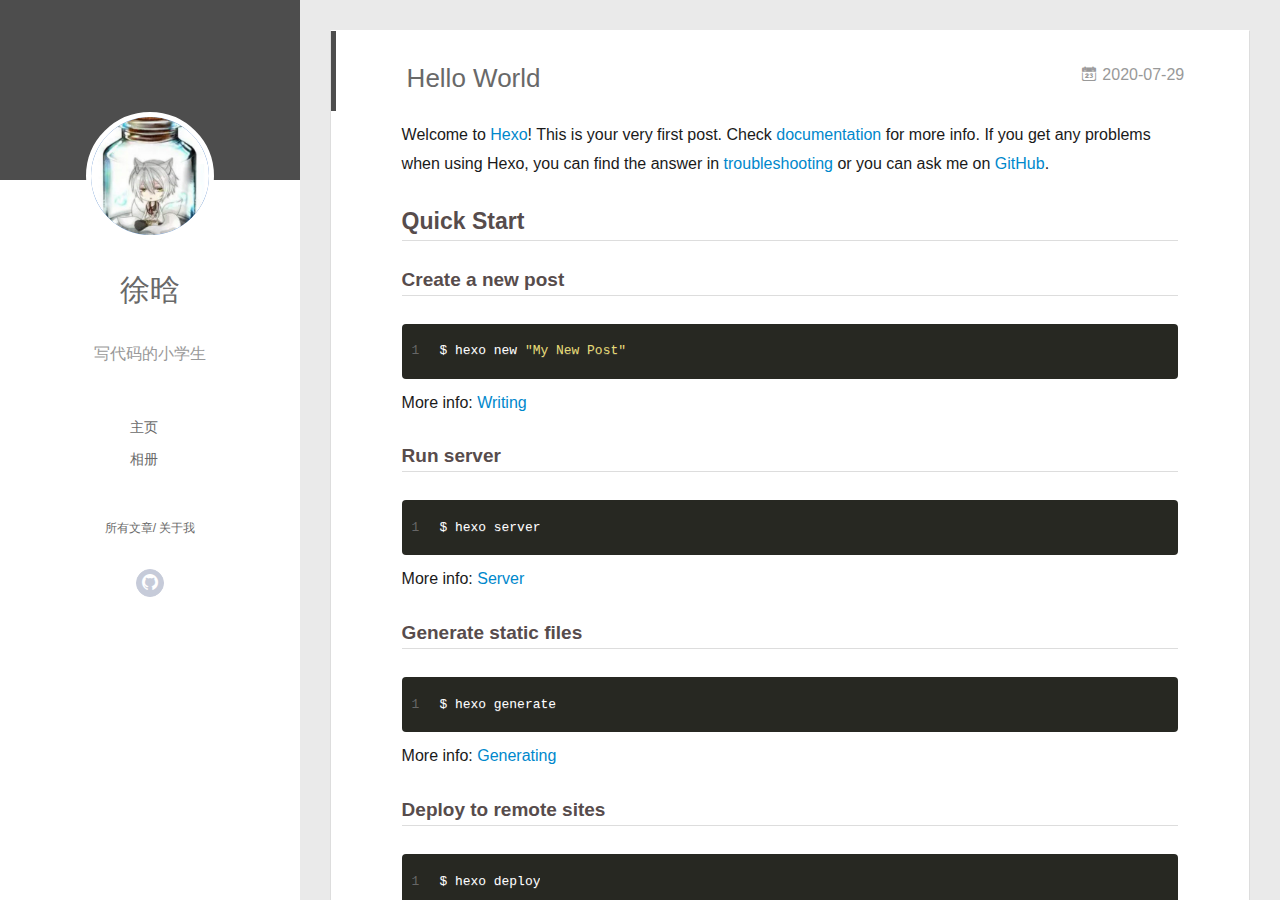
<file: 2020/07/29/hello-world/index.html>
<!DOCTYPE html>
<html>
<head>
  <meta charset="utf-8">
  
  <meta name="renderer" content="webkit">
  <meta http-equiv="X-UA-Compatible" content="IE=edge" >
  <link rel="dns-prefetch" href="http://xuhan123.cn">
  <title>Hello World | 徐晗的博客</title>
  <meta name="viewport" content="width=device-width, initial-scale=1, maximum-scale=1">
  <meta name="description" content="Welcome to Hexo! This is your very first post. Check documentation for more info. If you get any problems when using Hexo, you can find the answer in troubleshooting or you can ask me on GitHub. Quick">
<meta property="og:type" content="article">
<meta property="og:title" content="Hello World">
<meta property="og:url" content="http://xuhan123.cn/2020/07/29/hello-world/index.html">
<meta property="og:site_name" content="徐晗的博客">
<meta property="og:description" content="Welcome to Hexo! This is your very first post. Check documentation for more info. If you get any problems when using Hexo, you can find the answer in troubleshooting or you can ask me on GitHub. Quick">
<meta property="og:locale" content="en_US">
<meta property="article:published_time" content="2020-07-29T09:59:51.430Z">
<meta property="article:modified_time" content="2020-07-29T09:00:09.483Z">
<meta property="article:author" content="徐晗">
<meta property="article:tag" content="前端">
<meta property="article:tag" content="js">
<meta property="article:tag" content="jquery">
<meta property="article:tag" content="java">
<meta property="article:tag" content="javascript">
<meta property="article:tag" content="html5">
<meta property="article:tag" content="开发者">
<meta property="article:tag" content="android">
<meta property="article:tag" content="极客">
<meta property="article:tag" content="编程">
<meta property="article:tag" content="代码">
<meta property="article:tag" content="开源">
<meta property="article:tag" content="html">
<meta property="article:tag" content="css">
<meta property="article:tag" content="css3">
<meta property="article:tag" content="用户体验">
<meta property="article:tag" content="闲聊">
<meta name="twitter:card" content="summary">
  
  
    <link rel="icon" href="/assets/img/favicon.ico">
  
  <link rel="stylesheet" type="text/css" href="/./main.43a13c.css">
  <style type="text/css">
  
    #container.show {
      background: linear-gradient(200deg,#a0cfe4,#e8c37e);
    }
  </style>
  

  
<script>
var _hmt = _hmt || [];
(function() {
	var hm = document.createElement("script");
	hm.src = "https://hm.baidu.com/hm.js?a30844fa2bcbce0a9e001fe06cefeddf";
	var s = document.getElementsByTagName("script")[0]; 
	s.parentNode.insertBefore(hm, s);
})();
</script>


  
<meta name="keywords" content="前端,js,jquery,java,javascript,html5,开发者,android,极客,编程,代码,开源,html,css,css3,用户体验,闲聊">

<meta name="generator" content="Hexo 4.2.1"></head>

<body>
  <div id="container" q-class="show:isCtnShow">
    <canvas id="anm-canvas" class="anm-canvas"></canvas>
    <div class="left-col" q-class="show:isShow">
      
<div class="overlay" style="background: #4d4d4d"></div>
<div class="intrude-less">
	<header id="header" class="inner">
		<a href="" class="profilepic">
			<img src="/assets/img/avatar.jpg" class="js-avatar">
		</a>
		<hgroup>
		  <h1 class="header-author"><a href="">徐晗</a></h1>
		</hgroup>
		
		<p class="header-subtitle">写代码的小学生</p>
		

		<nav class="header-menu">
			<ul>
			
				<li><a href="../../../../index.html">主页</a></li>
	        
				<li><a href="../../../../photos">相册</a></li>
	        
			</ul>
		</nav>
		<nav class="header-smart-menu">
    		
    			
    			<a q-on="click: openSlider(e, 'innerArchive')" href="javascript:void(0)">所有文章</a>
    			
            
    			
            
    			
    			<a q-on="click: openSlider(e, 'aboutme')" href="javascript:void(0)">关于我</a>
    			
            
		</nav>
		<nav class="header-nav">
			<div class="social">
				
					<a class="github" target="_blank" href="../../../../https:/github.com/user-xuhan" title="github"><i class="icon-github"></i></a>
		        
			</div>
		</nav>
	</header>		
</div>

    </div>
    <div class="mid-col" q-class="show:isShow,hide:isShow|isFalse">
      
<nav id="mobile-nav">
  	<div class="overlay js-overlay" style="background: #4d4d4d"></div>
	<div class="btnctn js-mobile-btnctn">
  		<div class="slider-trigger list" q-on="click: openSlider(e)"><i class="icon icon-sort"></i></div>
	</div>
	<div class="intrude-less">
		<header id="header" class="inner">
			<div class="profilepic">
				<img src="/assets/img/avatar.jpg" class="js-avatar">
			</div>
			<hgroup>
			  <h1 class="header-author js-header-author">徐晗</h1>
			</hgroup>
			
			<p styoe="align-center" class="header-subtitle">写代码的小学生</p>
			
			
			
				
			
				
			
			
			
			<nav class="header-nav">
				<div class="social">
					
						<a class="github" target="_blank" href="../../../../https:/github.com/user-xuhan" title="github"><i class="icon-github"></i></a>
			        
				</div>
			</nav>

			<nav class="header-menu js-header-menu">
				<ul style="width: 50%">
				
				
					<li style="width: 50%"><a href="../../../../index.html">主页</a></li>
		        
					<li style="width: 50%"><a href="../../../../photos">相册</a></li>
		        
				</ul>
			</nav>
		</header>				
	</div>
	<div class="mobile-mask" style="display:none" q-show="isShow"></div>
</nav>

      <div id="wrapper" class="body-wrap">
        <div class="menu-l">
          <div class="canvas-wrap">
            <canvas data-colors="#eaeaea" data-sectionHeight="100" data-contentId="js-content" id="myCanvas1" class="anm-canvas"></canvas>
          </div>
          <div id="js-content" class="content-ll">
            <article id="post-hello-world" class="article article-type-post " itemscope itemprop="blogPost">
  <div class="article-inner">
    
      <header class="article-header">
        
  
    <h1 class="article-title" itemprop="name">
      Hello World
    </h1>
  

        
        <a href="" class="archive-article-date">
  	<time datetime="2020-07-29T09:59:51.430Z" itemprop="datePublished"><i class="icon-calendar icon"></i>2020-07-29</time>
</a>
        
      </header>
    
    <div class="article-entry" itemprop="articleBody">
      
        <p>Welcome to <a href="https://hexo.io/" target="_blank" rel="noopener">Hexo</a>! This is your very first post. Check <a href="https://hexo.io/docs/" target="_blank" rel="noopener">documentation</a> for more info. If you get any problems when using Hexo, you can find the answer in <a href="https://hexo.io/docs/troubleshooting.html" target="_blank" rel="noopener">troubleshooting</a> or you can ask me on <a href="https://github.com/hexojs/hexo/issues" target="_blank" rel="noopener">GitHub</a>.</p>
<h2 id="Quick-Start"><a href="#Quick-Start" class="headerlink" title="Quick Start"></a>Quick Start</h2><h3 id="Create-a-new-post"><a href="#Create-a-new-post" class="headerlink" title="Create a new post"></a>Create a new post</h3><figure class="highlight bash"><table><tr><td class="gutter"><pre><span class="line">1</span><br></pre></td><td class="code"><pre><span class="line">$ hexo new <span class="string">"My New Post"</span></span><br></pre></td></tr></table></figure>

<p>More info: <a href="https://hexo.io/docs/writing.html" target="_blank" rel="noopener">Writing</a></p>
<a id="more"></a>

<h3 id="Run-server"><a href="#Run-server" class="headerlink" title="Run server"></a>Run server</h3><figure class="highlight bash"><table><tr><td class="gutter"><pre><span class="line">1</span><br></pre></td><td class="code"><pre><span class="line">$ hexo server</span><br></pre></td></tr></table></figure>

<p>More info: <a href="https://hexo.io/docs/server.html" target="_blank" rel="noopener">Server</a></p>
<h3 id="Generate-static-files"><a href="#Generate-static-files" class="headerlink" title="Generate static files"></a>Generate static files</h3><figure class="highlight bash"><table><tr><td class="gutter"><pre><span class="line">1</span><br></pre></td><td class="code"><pre><span class="line">$ hexo generate</span><br></pre></td></tr></table></figure>

<p>More info: <a href="https://hexo.io/docs/generating.html" target="_blank" rel="noopener">Generating</a></p>
<h3 id="Deploy-to-remote-sites"><a href="#Deploy-to-remote-sites" class="headerlink" title="Deploy to remote sites"></a>Deploy to remote sites</h3><figure class="highlight bash"><table><tr><td class="gutter"><pre><span class="line">1</span><br></pre></td><td class="code"><pre><span class="line">$ hexo deploy</span><br></pre></td></tr></table></figure>

<p>More info: <a href="https://hexo.io/docs/one-command-deployment.html" target="_blank" rel="noopener">Deployment</a></p>

      

      
    </div>
    <div class="article-info article-info-index">
      
      
      

      

      
      <div class="clearfix"></div>
    </div>
  </div>
</article>

  
<nav id="article-nav">
  
    <a href="../%E6%88%91%E7%9A%84%E7%AC%AC%E4%B8%80%E7%AF%87%E5%8D%9A%E5%AE%A2/" id="article-nav-newer" class="article-nav-link-wrap">
      <i class="icon-circle-left"></i>
      <div class="article-nav-title">
        
          我的第一篇博客
        
      </div>
    </a>
  
  
</nav>


<aside class="wrap-side-operation">
    <div class="mod-side-operation">
        
        <div class="jump-container" id="js-jump-container" style="display:none;">
            <a href="javascript:void(0)" class="mod-side-operation__jump-to-top">
                <i class="icon-font icon-back"></i>
            </a>
            <div id="js-jump-plan-container" class="jump-plan-container" style="top: -11px;">
                <i class="icon-font icon-plane jump-plane"></i>
            </div>
        </div>
        
        
    </div>
</aside>



  
  
  

  

  

  


          </div>
        </div>
      </div>
      <footer id="footer">
  <div class="outer">
    <div id="footer-info">
    	<div class="footer-left">
    		&copy; 2020 徐晗
    	</div>
      	<div class="footer-right">
      		<a href="http://hexo.io/" target="_blank">Hexo</a>  Theme <a href="https://github.com/litten/hexo-theme-yilia" target="_blank">Yilia</a> by Litten
      	</div>
    </div>
  </div>
</footer>
    </div>
    <script>
	var yiliaConfig = {
		mathjax: false,
		isHome: false,
		isPost: true,
		isArchive: false,
		isTag: false,
		isCategory: false,
		open_in_new: true,
		toc_hide_index: true,
		root: "/",
		innerArchive: true,
		showTags: false
	}
</script>

<script>!function(r){function e(t){if(i[t])return i[t].exports;var n=i[t]={exports:{},id:t,loaded:!1};return r[t].call(n.exports,n,n.exports,e),n.loaded=!0,n.exports}var i={};e.m=r,e.c=i,e.p="./",e(0)}([function(t,n,r){r(220),t.exports=r(216)},function(t,n,r){var d=r(6),y=r(58),g=r(40),x=r(41),b=r(59),m="prototype",S=function(t,n,r){var e,i,o,u,c=t&S.F,f=t&S.G,a=t&S.S,s=t&S.P,l=t&S.B,h=f?d:a?d[n]||(d[n]={}):(d[n]||{})[m],v=f?y:y[n]||(y[n]={}),p=v[m]||(v[m]={});for(e in f&&(r=n),r)o=((i=!c&&h&&void 0!==h[e])?h:r)[e],u=l&&i?b(o,d):s&&"function"==typeof o?b(Function.call,o):o,h&&x(h,e,o,t&S.U),v[e]!=o&&g(v,e,u),s&&p[e]!=o&&(p[e]=o)};d.core=y,S.F=1,S.G=2,S.S=4,S.P=8,S.B=16,S.W=32,S.U=64,S.R=128,t.exports=S},function(t,n){var r=t.exports="undefined"!=typeof window&&window.Math==Math?window:"undefined"!=typeof self&&self.Math==Math?self:Function("return this")();"number"==typeof __g&&(__g=r)},function(t,n,r){var e=r(9);t.exports=function(t){if(!e(t))throw TypeError(t+" is not an object!");return t}},function(t,n){var r=t.exports={version:"2.6.0"};"number"==typeof __e&&(__e=r)},function(t,n,r){var e=r(34)("wks"),i=r(24),o=r(2).Symbol,u="function"==typeof o;(t.exports=function(t){return e[t]||(e[t]=u&&o[t]||(u?o:i)("Symbol."+t))}).store=e},function(t,n){var r=t.exports="undefined"!=typeof window&&window.Math==Math?window:"undefined"!=typeof self&&self.Math==Math?self:Function("return this")();"number"==typeof __g&&(__g=r)},function(t,n){var r={}.hasOwnProperty;t.exports=function(t,n){return r.call(t,n)}},function(t,n){t.exports=function(t){try{return!!t()}catch(t){return!0}}},function(t,n){t.exports=function(t){return"object"==typeof t?null!==t:"function"==typeof t}},function(t,n,r){t.exports=!r(18)(function(){return 7!=Object.defineProperty({},"a",{get:function(){return 7}}).a})},function(t,n,r){var e=r(15),i=r(51),o=r(36),u=Object.defineProperty;n.f=r(10)?Object.defineProperty:function(t,n,r){if(e(t),n=o(n,!0),e(r),i)try{return u(t,n,r)}catch(t){}if("get"in r||"set"in r)throw TypeError("Accessors not supported!");return"value"in r&&(t[n]=r.value),t}},function(t,n,r){var e=r(11),i=r(23);t.exports=r(10)?function(t,n,r){return e.f(t,n,i(1,r))}:function(t,n,r){return t[n]=r,t}},function(t,n){t.exports=function(t){return"object"==typeof t?null!==t:"function"==typeof t}},function(t,n,r){var e=r(75),i=r(31);t.exports=function(t){return e(i(t))}},function(t,n,r){var e=r(13);t.exports=function(t){if(!e(t))throw TypeError(t+" is not an object!");return t}},function(t,n,r){var e=r(131)("wks"),i=r(110),o=r(6).Symbol,u="function"==typeof o;(t.exports=function(t){return e[t]||(e[t]=u&&o[t]||(u?o:i)("Symbol."+t))}).store=e},function(t,n,r){var e=r(61),i=Math.min;t.exports=function(t){return 0<t?i(e(t),9007199254740991):0}},function(t,n){t.exports=function(t){try{return!!t()}catch(t){return!0}}},function(t,n,r){t.exports=!r(8)(function(){return 7!=Object.defineProperty({},"a",{get:function(){return 7}}).a})},function(t,n,r){var e=r(3),i=r(185),o=r(68),u=Object.defineProperty;n.f=r(19)?Object.defineProperty:function(t,n,r){if(e(t),n=o(n,!0),e(r),i)try{return u(t,n,r)}catch(t){}if("get"in r||"set"in r)throw TypeError("Accessors not supported!");return"value"in r&&(t[n]=r.value),t}},function(t,n,r){var d=r(2),y=r(4),g=r(50),x=r(12),b=r(7),m="prototype",S=function(t,n,r){var e,i,o,u=t&S.F,c=t&S.G,f=t&S.S,a=t&S.P,s=t&S.B,l=t&S.W,h=c?y:y[n]||(y[n]={}),v=h[m],p=c?d:f?d[n]:(d[n]||{})[m];for(e in c&&(r=n),r)(i=!u&&p&&void 0!==p[e])&&b(h,e)||(o=i?p[e]:r[e],h[e]=c&&"function"!=typeof p[e]?r[e]:s&&i?g(o,d):l&&p[e]==o?function(e){var t=function(t,n,r){if(this instanceof e){switch(arguments.length){case 0:return new e;case 1:return new e(t);case 2:return new e(t,n)}return new e(t,n,r)}return e.apply(this,arguments)};return t[m]=e[m],t}(o):a&&"function"==typeof o?g(Function.call,o):o,a&&((h.virtual||(h.virtual={}))[e]=o,t&S.R&&v&&!v[e]&&x(v,e,o)))};S.F=1,S.G=2,S.S=4,S.P=8,S.B=16,S.W=32,S.U=64,S.R=128,t.exports=S},function(t,n){t.exports=!0},function(t,n){t.exports=function(t,n){return{enumerable:!(1&t),configurable:!(2&t),writable:!(4&t),value:n}}},function(t,n){var r=0,e=Math.random();t.exports=function(t){return"Symbol(".concat(void 0===t?"":t,")_",(++r+e).toString(36))}},function(t,n,r){var e=r(66);t.exports=function(t){return Object(e(t))}},function(t,n){t.exports={}},function(t,n,r){var e=r(54),i=r(32);t.exports=Object.keys||function(t){return e(t,i)}},function(t,n){n.f={}.propertyIsEnumerable},function(t,n,r){var e=r(11).f,i=r(7),o=r(5)("toStringTag");t.exports=function(t,n,r){t&&!i(t=r?t:t.prototype,o)&&e(t,o,{configurable:!0,value:n})}},function(t,n,r){n.f=r(5)},function(t,n){t.exports=function(t){if(null==t)throw TypeError("Can't call method on  "+t);return t}},function(t,n){t.exports="constructor,hasOwnProperty,isPrototypeOf,propertyIsEnumerable,toLocaleString,toString,valueOf".split(",")},function(t,n,r){var e=r(34)("keys"),i=r(24);t.exports=function(t){return e[t]||(e[t]=i(t))}},function(t,n,r){var e=r(4),i=r(2),o="__core-js_shared__",u=i[o]||(i[o]={});(t.exports=function(t,n){return u[t]||(u[t]=void 0!==n?n:{})})("versions",[]).push({version:e.version,mode:r(22)?"pure":"global",copyright:"© 2018 Denis Pushkarev (zloirock.ru)"})},function(t,n){var r=Math.ceil,e=Math.floor;t.exports=function(t){return isNaN(t=+t)?0:(0<t?e:r)(t)}},function(t,n,r){var i=r(13);t.exports=function(t,n){if(!i(t))return t;var r,e;if(n&&"function"==typeof(r=t.toString)&&!i(e=r.call(t)))return e;if("function"==typeof(r=t.valueOf)&&!i(e=r.call(t)))return e;if(!n&&"function"==typeof(r=t.toString)&&!i(e=r.call(t)))return e;throw TypeError("Can't convert object to primitive value")}},function(t,n,r){var e=r(2),i=r(4),o=r(22),u=r(30),c=r(11).f;t.exports=function(t){var n=i.Symbol||(i.Symbol=o?{}:e.Symbol||{});"_"==t.charAt(0)||t in n||c(n,t,{value:u.f(t)})}},function(t,n){t.exports=function(t){if("function"!=typeof t)throw TypeError(t+" is not a function!");return t}},function(t,n){var r={}.toString;t.exports=function(t){return r.call(t).slice(8,-1)}},function(t,n,r){var e=r(20),i=r(106);t.exports=r(19)?function(t,n,r){return e.f(t,n,i(1,r))}:function(t,n,r){return t[n]=r,t}},function(t,n,r){var o=r(6),u=r(40),c=r(46),f=r(110)("src"),e="toString",i=Function[e],a=(""+i).split(e);r(58).inspectSource=function(t){return i.call(t)},(t.exports=function(t,n,r,e){var i="function"==typeof r;i&&(c(r,"name")||u(r,"name",n)),t[n]!==r&&(i&&(c(r,f)||u(r,f,t[n]?""+t[n]:a.join(String(n)))),t===o?t[n]=r:e?t[n]?t[n]=r:u(t,n,r):(delete t[n],u(t,n,r)))})(Function.prototype,e,function(){return"function"==typeof this&&this[f]||i.call(this)})},function(t,n,r){var e=r(1),i=r(8),u=r(66),c=/"/g,o=function(t,n,r,e){var i=String(u(t)),o="<"+n;return""!==r&&(o+=" "+r+'="'+String(e).replace(c,"&quot;")+'"'),o+">"+i+"</"+n+">"};t.exports=function(n,t){var r={};r[n]=t(o),e(e.P+e.F*i(function(){var t=""[n]('"');return t!==t.toLowerCase()||3<t.split('"').length}),"String",r)}},function(t,n,r){var e=r(13),i=r(2).document,o=e(i)&&e(i.createElement);t.exports=function(t){return o?i.createElement(t):{}}},function(t,n,e){var i=e(15),o=e(92),u=e(32),c=e(33)("IE_PROTO"),f=function(){},a="prototype",s=function(){var t,n=e(43)("iframe"),r=u.length;for(n.style.display="none",e(74).appendChild(n),n.src="javascript:",(t=n.contentWindow.document).open(),t.write("<script>document.F=Object<\/script>"),t.close(),s=t.F;r--;)delete s[a][u[r]];return s()};t.exports=Object.create||function(t,n){var r;return null!==t?(f[a]=i(t),r=new f,f[a]=null,r[c]=t):r=s(),void 0===n?r:o(r,n)}},function(t,n){n.f=Object.getOwnPropertySymbols},function(t,n){var r={}.hasOwnProperty;t.exports=function(t,n){return r.call(t,n)}},function(t,n,r){var e=r(118),i=r(106),o=r(49),u=r(68),c=r(46),f=r(185),a=Object.getOwnPropertyDescriptor;n.f=r(19)?a:function(t,n){if(t=o(t),n=u(n,!0),f)try{return a(t,n)}catch(t){}if(c(t,n))return i(!e.f.call(t,n),t[n])}},function(t,n,r){var e=r(46),i=r(25),o=r(160)("IE_PROTO"),u=Object.prototype;t.exports=Object.getPrototypeOf||function(t){return t=i(t),e(t,o)?t[o]:"function"==typeof t.constructor&&t instanceof t.constructor?t.constructor.prototype:t instanceof Object?u:null}},function(t,n,r){var e=r(117),i=r(66);t.exports=function(t){return e(i(t))}},function(t,n,r){var o=r(62);t.exports=function(e,i,t){if(o(e),void 0===i)return e;switch(t){case 1:return function(t){return e.call(i,t)};case 2:return function(t,n){return e.call(i,t,n)};case 3:return function(t,n,r){return e.call(i,t,n,r)}}return function(){return e.apply(i,arguments)}}},function(t,n,r){t.exports=!r(10)&&!r(18)(function(){return 7!=Object.defineProperty(r(43)("div"),"a",{get:function(){return 7}}).a})},function(t,n,r){"use strict";var b=r(22),m=r(21),S=r(55),w=r(12),_=r(26),O=r(90),E=r(29),M=r(77),P=r(5)("iterator"),j=!([].keys&&"next"in[].keys()),F="values",A=function(){return this};t.exports=function(t,n,r,e,i,o,u){O(r,n,e);var c,f,a,s=function(t){if(!j&&t in p)return p[t];switch(t){case"keys":case F:return function(){return new r(this,t)}}return function(){return new r(this,t)}},l=n+" Iterator",h=i==F,v=!1,p=t.prototype,d=p[P]||p["@@iterator"]||i&&p[i],y=d||s(i),g=i?h?s("entries"):y:void 0,x="Array"==n&&p.entries||d;if(x&&((a=M(x.call(new t)))!==Object.prototype&&a.next&&(E(a,l,!0),b||"function"==typeof a[P]||w(a,P,A))),h&&d&&d.name!==F&&(v=!0,y=function(){return d.call(this)}),b&&!u||!j&&!v&&p[P]||w(p,P,y),_[n]=y,_[l]=A,i)if(c={values:h?y:s(F),keys:o?y:s("keys"),entries:g},u)for(f in c)f in p||S(p,f,c[f]);else m(m.P+m.F*(j||v),n,c);return c}},function(t,n,r){var e=r(54),i=r(32).concat("length","prototype");n.f=Object.getOwnPropertyNames||function(t){return e(t,i)}},function(t,n,r){var u=r(7),c=r(14),f=r(87)(!1),a=r(33)("IE_PROTO");t.exports=function(t,n){var r,e=c(t),i=0,o=[];for(r in e)r!=a&&u(e,r)&&o.push(r);for(;n.length>i;)u(e,r=n[i++])&&(~f(o,r)||o.push(r));return o}},function(t,n,r){t.exports=r(12)},function(t,n,r){var e=r(31);t.exports=function(t){return Object(e(t))}},function(t,n){var r={}.toString;t.exports=function(t){return r.call(t).slice(8,-1)}},function(t,n){var r=t.exports={version:"2.6.0"};"number"==typeof __e&&(__e=r)},function(t,n,r){var o=r(38);t.exports=function(e,i,t){if(o(e),void 0===i)return e;switch(t){case 1:return function(t){return e.call(i,t)};case 2:return function(t,n){return e.call(i,t,n)};case 3:return function(t,n,r){return e.call(i,t,n,r)}}return function(){return e.apply(i,arguments)}}},function(t,n,r){"use strict";var e=r(8);t.exports=function(t,n){return!!t&&e(function(){n?t.call(null,function(){},1):t.call(null)})}},function(t,n){var r=Math.ceil,e=Math.floor;t.exports=function(t){return isNaN(t=+t)?0:(0<t?e:r)(t)}},function(t,n){t.exports=function(t){if("function"!=typeof t)throw TypeError(t+" is not a function!");return t}},function(t,n,r){"use strict";var e=r(95)(!0);r(52)(String,"String",function(t){this._t=String(t),this._i=0},function(){var t,n=this._t,r=this._i;return r>=n.length?{value:void 0,done:!0}:(t=e(n,r),this._i+=t.length,{value:t,done:!1})})},function(t,n,r){r(97);for(var e=r(2),i=r(12),o=r(26),u=r(5)("toStringTag"),c="CSSRuleList,CSSStyleDeclaration,CSSValueList,ClientRectList,DOMRectList,DOMStringList,DOMTokenList,DataTransferItemList,FileList,HTMLAllCollection,HTMLCollection,HTMLFormElement,HTMLSelectElement,MediaList,MimeTypeArray,NamedNodeMap,NodeList,PaintRequestList,Plugin,PluginArray,SVGLengthList,SVGNumberList,SVGPathSegList,SVGPointList,SVGStringList,SVGTransformList,SourceBufferList,StyleSheetList,TextTrackCueList,TextTrackList,TouchList".split(","),f=0;f<c.length;f++){var a=c[f],s=e[a],l=s&&s.prototype;l&&!l[u]&&i(l,u,a),o[a]=o.Array}},function(t,n,r){var b=r(59),m=r(117),S=r(25),w=r(17),e=r(144);t.exports=function(l,t){var h=1==l,v=2==l,p=3==l,d=4==l,y=6==l,g=5==l||y,x=t||e;return function(t,n,r){for(var e,i,o=S(t),u=m(o),c=b(n,r,3),f=w(u.length),a=0,s=h?x(t,f):v?x(t,0):void 0;a<f;a++)if((g||a in u)&&(i=c(e=u[a],a,o),l))if(h)s[a]=i;else if(i)switch(l){case 3:return!0;case 5:return e;case 6:return a;case 2:s.push(e)}else if(d)return!1;return y?-1:p||d?d:s}}},function(t,n){t.exports=function(t){if(null==t)throw TypeError("Can't call method on  "+t);return t}},function(t,n,r){var i=r(1),o=r(58),u=r(8);t.exports=function(t,n){var r=(o.Object||{})[t]||Object[t],e={};e[t]=n(r),i(i.S+i.F*u(function(){r(1)}),"Object",e)}},function(t,n,r){var i=r(9);t.exports=function(t,n){if(!i(t))return t;var r,e;if(n&&"function"==typeof(r=t.toString)&&!i(e=r.call(t)))return e;if("function"==typeof(r=t.valueOf)&&!i(e=r.call(t)))return e;if(!n&&"function"==typeof(r=t.toString)&&!i(e=r.call(t)))return e;throw TypeError("Can't convert object to primitive value")}},function(t,n,r){var e=r(28),i=r(23),o=r(14),u=r(36),c=r(7),f=r(51),a=Object.getOwnPropertyDescriptor;n.f=r(10)?a:function(t,n){if(t=o(t),n=u(n,!0),f)try{return a(t,n)}catch(t){}if(c(t,n))return i(!e.f.call(t,n),t[n])}},function(t,n,r){var o=r(207),e=r(1),i=r(131)("metadata"),u=i.store||(i.store=new(r(211))),c=function(t,n,r){var e=u.get(t);if(!e){if(!r)return;u.set(t,e=new o)}var i=e.get(n);if(!i){if(!r)return;e.set(n,i=new o)}return i};t.exports={store:u,map:c,has:function(t,n,r){var e=c(n,r,!1);return void 0!==e&&e.has(t)},get:function(t,n,r){var e=c(n,r,!1);return void 0===e?void 0:e.get(t)},set:function(t,n,r,e){c(r,e,!0).set(t,n)},keys:function(t,n){var r=c(t,n,!1),e=[];return r&&r.forEach(function(t,n){e.push(n)}),e},key:function(t){return void 0===t||"symbol"==typeof t?t:String(t)},exp:function(t){e(e.S,"Reflect",t)}}},function(t,n,r){"use strict";if(r(19)){var g=r(81),x=r(6),b=r(8),m=r(1),S=r(133),e=r(165),h=r(59),w=r(101),i=r(106),_=r(40),o=r(107),u=r(61),O=r(17),E=r(205),c=r(109),f=r(68),a=r(46),M=r(111),P=r(9),v=r(25),p=r(151),j=r(103),F=r(48),A=r(104).f,d=r(167),s=r(110),l=r(16),y=r(65),I=r(120),L=r(119),N=r(168),T=r(112),k=r(125),R=r(108),C=r(143),D=r(177),G=r(20),W=r(47),U=G.f,V=W.f,B=x.RangeError,q=x.TypeError,z=x.Uint8Array,H="ArrayBuffer",K="Shared"+H,J="BYTES_PER_ELEMENT",$="prototype",Y=Array[$],X=e.ArrayBuffer,Q=e.DataView,Z=y(0),tt=y(2),nt=y(3),rt=y(4),et=y(5),it=y(6),ot=I(!0),ut=I(!1),ct=N.values,ft=N.keys,at=N.entries,st=Y.lastIndexOf,lt=Y.reduce,ht=Y.reduceRight,vt=Y.join,pt=Y.sort,dt=Y.slice,yt=Y.toString,gt=Y.toLocaleString,xt=l("iterator"),bt=l("toStringTag"),mt=s("typed_constructor"),St=s("def_constructor"),wt=S.CONSTR,_t=S.TYPED,Ot=S.VIEW,Et="Wrong length!",Mt=y(1,function(t,n){return It(L(t,t[St]),n)}),Pt=b(function(){return 1===new z(new Uint16Array([1]).buffer)[0]}),jt=!!z&&!!z[$].set&&b(function(){new z(1).set({})}),Ft=function(t,n){var r=u(t);if(r<0||r%n)throw B("Wrong offset!");return r},At=function(t){if(P(t)&&_t in t)return t;throw q(t+" is not a typed array!")},It=function(t,n){if(!(P(t)&&mt in t))throw q("It is not a typed array constructor!");return new t(n)},Lt=function(t,n){return Nt(L(t,t[St]),n)},Nt=function(t,n){for(var r=0,e=n.length,i=It(t,e);r<e;)i[r]=n[r++];return i},Tt=function(t,n,r){U(t,n,{get:function(){return this._d[r]}})},kt=function(t){var n,r,e,i,o,u,c=v(t),f=arguments.length,a=1<f?arguments[1]:void 0,s=void 0!==a,l=d(c);if(null!=l&&!p(l)){for(u=l.call(c),e=[],n=0;!(o=u.next()).done;n++)e.push(o.value);c=e}for(s&&2<f&&(a=h(a,arguments[2],2)),n=0,r=O(c.length),i=It(this,r);n<r;n++)i[n]=s?a(c[n],n):c[n];return i},Rt=function(){for(var t=0,n=arguments.length,r=It(this,n);t<n;)r[t]=arguments[t++];return r},Ct=!!z&&b(function(){gt.call(new z(1))}),Dt=function(){return gt.apply(Ct?dt.call(At(this)):At(this),arguments)},Gt={copyWithin:function(t,n){return D.call(At(this),t,n,2<arguments.length?arguments[2]:void 0)},every:function(t){return rt(At(this),t,1<arguments.length?arguments[1]:void 0)},fill:function(t){return C.apply(At(this),arguments)},filter:function(t){return Lt(this,tt(At(this),t,1<arguments.length?arguments[1]:void 0))},find:function(t){return et(At(this),t,1<arguments.length?arguments[1]:void 0)},findIndex:function(t){return it(At(this),t,1<arguments.length?arguments[1]:void 0)},forEach:function(t){Z(At(this),t,1<arguments.length?arguments[1]:void 0)},indexOf:function(t){return ut(At(this),t,1<arguments.length?arguments[1]:void 0)},includes:function(t){return ot(At(this),t,1<arguments.length?arguments[1]:void 0)},join:function(t){return vt.apply(At(this),arguments)},lastIndexOf:function(t){return st.apply(At(this),arguments)},map:function(t){return Mt(At(this),t,1<arguments.length?arguments[1]:void 0)},reduce:function(t){return lt.apply(At(this),arguments)},reduceRight:function(t){return ht.apply(At(this),arguments)},reverse:function(){for(var t,n=this,r=At(n).length,e=Math.floor(r/2),i=0;i<e;)t=n[i],n[i++]=n[--r],n[r]=t;return n},some:function(t){return nt(At(this),t,1<arguments.length?arguments[1]:void 0)},sort:function(t){return pt.call(At(this),t)},subarray:function(t,n){var r=At(this),e=r.length,i=c(t,e);return new(L(r,r[St]))(r.buffer,r.byteOffset+i*r.BYTES_PER_ELEMENT,O((void 0===n?e:c(n,e))-i))}},Wt=function(t,n){return Lt(this,dt.call(At(this),t,n))},Ut=function(t){At(this);var n=Ft(arguments[1],1),r=this.length,e=v(t),i=O(e.length),o=0;if(r<i+n)throw B(Et);for(;o<i;)this[n+o]=e[o++]},Vt={entries:function(){return at.call(At(this))},keys:function(){return ft.call(At(this))},values:function(){return ct.call(At(this))}},Bt=function(t,n){return P(t)&&t[_t]&&"symbol"!=typeof n&&n in t&&String(+n)==String(n)},qt=function(t,n){return Bt(t,n=f(n,!0))?i(2,t[n]):V(t,n)},zt=function(t,n,r){return!(Bt(t,n=f(n,!0))&&P(r)&&a(r,"value"))||a(r,"get")||a(r,"set")||r.configurable||a(r,"writable")&&!r.writable||a(r,"enumerable")&&!r.enumerable?U(t,n,r):(t[n]=r.value,t)};wt||(W.f=qt,G.f=zt),m(m.S+m.F*!wt,"Object",{getOwnPropertyDescriptor:qt,defineProperty:zt}),b(function(){yt.call({})})&&(yt=gt=function(){return vt.call(this)});var Ht=o({},Gt);o(Ht,Vt),_(Ht,xt,Vt.values),o(Ht,{slice:Wt,set:Ut,constructor:function(){},toString:yt,toLocaleString:Dt}),Tt(Ht,"buffer","b"),Tt(Ht,"byteOffset","o"),Tt(Ht,"byteLength","l"),Tt(Ht,"length","e"),U(Ht,bt,{get:function(){return this[_t]}}),t.exports=function(t,l,n,o){var h=t+((o=!!o)?"Clamped":"")+"Array",r="get"+t,u="set"+t,v=x[h],c=v||{},e=v&&F(v),i=!v||!S.ABV,f={},a=v&&v[$],p=function(t,i){U(t,i,{get:function(){return t=i,(n=this._d).v[r](t*l+n.o,Pt);var t,n},set:function(t){return n=i,r=t,e=this._d,o&&(r=(r=Math.round(r))<0?0:255<r?255:255&r),void e.v[u](n*l+e.o,r,Pt);var n,r,e},enumerable:!0})};i?(v=n(function(t,n,r,e){w(t,v,h,"_d");var i,o,u,c,f=0,a=0;if(P(n)){if(!(n instanceof X||(c=M(n))==H||c==K))return _t in n?Nt(v,n):kt.call(v,n);i=n,a=Ft(r,l);var s=n.byteLength;if(void 0===e){if(s%l)throw B(Et);if((o=s-a)<0)throw B(Et)}else if(s<(o=O(e)*l)+a)throw B(Et);u=o/l}else u=E(n),i=new X(o=u*l);for(_(t,"_d",{b:i,o:a,l:o,e:u,v:new Q(i)});f<u;)p(t,f++)}),a=v[$]=j(Ht),_(a,"constructor",v)):b(function(){v(1)})&&b(function(){new v(-1)})&&k(function(t){new v,new v(null),new v(1.5),new v(t)},!0)||(v=n(function(t,n,r,e){var i;return w(t,v,h),P(n)?n instanceof X||(i=M(n))==H||i==K?void 0!==e?new c(n,Ft(r,l),e):void 0!==r?new c(n,Ft(r,l)):new c(n):_t in n?Nt(v,n):kt.call(v,n):new c(E(n))}),Z(e!==Function.prototype?A(c).concat(A(e)):A(c),function(t){t in v||_(v,t,c[t])}),v[$]=a,g||(a.constructor=v));var s=a[xt],d=!!s&&("values"==s.name||null==s.name),y=Vt.values;_(v,mt,!0),_(a,_t,h),_(a,Ot,!0),_(a,St,v),(o?new v(1)[bt]==h:bt in a)||U(a,bt,{get:function(){return h}}),f[h]=v,m(m.G+m.W+m.F*(v!=c),f),m(m.S,h,{BYTES_PER_ELEMENT:l}),m(m.S+m.F*b(function(){c.of.call(v,1)}),h,{from:kt,of:Rt}),J in a||_(a,J,l),m(m.P,h,Gt),R(h),m(m.P+m.F*jt,h,{set:Ut}),m(m.P+m.F*!d,h,Vt),g||a.toString==yt||(a.toString=yt),m(m.P+m.F*b(function(){new v(1).slice()}),h,{slice:Wt}),m(m.P+m.F*(b(function(){return[1,2].toLocaleString()!=new v([1,2]).toLocaleString()})||!b(function(){a.toLocaleString.call([1,2])})),h,{toLocaleString:Dt}),T[h]=d?s:y,g||d||_(a,xt,y)}}else t.exports=function(){}},function(t,n,r){t.exports={default:r(84),__esModule:!0}},function(t,n,r){t.exports={default:r(85),__esModule:!0}},function(t,n,r){var e=r(2).document;t.exports=e&&e.documentElement},function(t,n,r){var e=r(39);t.exports=Object("z").propertyIsEnumerable(0)?Object:function(t){return"String"==e(t)?t.split(""):Object(t)}},function(t,n,r){var e=r(24)("meta"),i=r(13),o=r(7),u=r(11).f,c=0,f=Object.isExtensible||function(){return!0},a=!r(18)(function(){return f(Object.preventExtensions({}))}),s=function(t){u(t,e,{value:{i:"O"+ ++c,w:{}}})},l=t.exports={KEY:e,NEED:!1,fastKey:function(t,n){if(!i(t))return"symbol"==typeof t?t:("string"==typeof t?"S":"P")+t;if(!o(t,e)){if(!f(t))return"F";if(!n)return"E";s(t)}return t[e].i},getWeak:function(t,n){if(!o(t,e)){if(!f(t))return!0;if(!n)return!1;s(t)}return t[e].w},onFreeze:function(t){return a&&l.NEED&&f(t)&&!o(t,e)&&s(t),t}}},function(t,n,r){var e=r(7),i=r(56),o=r(33)("IE_PROTO"),u=Object.prototype;t.exports=Object.getPrototypeOf||function(t){return t=i(t),e(t,o)?t[o]:"function"==typeof t.constructor&&t instanceof t.constructor?t.constructor.prototype:t instanceof Object?u:null}},function(t,n,r){var e=r(35),i=Math.min;t.exports=function(t){return 0<t?i(e(t),9007199254740991):0}},function(t,n){},function(t,n,r){var e=r(16)("unscopables"),i=Array.prototype;null==i[e]&&r(40)(i,e,{}),t.exports=function(t){i[e][t]=!0}},function(t,n){t.exports=!1},function(t,n,r){var e=r(110)("meta"),i=r(9),o=r(46),u=r(20).f,c=0,f=Object.isExtensible||function(){return!0},a=!r(8)(function(){return f(Object.preventExtensions({}))}),s=function(t){u(t,e,{value:{i:"O"+ ++c,w:{}}})},l=t.exports={KEY:e,NEED:!1,fastKey:function(t,n){if(!i(t))return"symbol"==typeof t?t:("string"==typeof t?"S":"P")+t;if(!o(t,e)){if(!f(t))return"F";if(!n)return"E";s(t)}return t[e].i},getWeak:function(t,n){if(!o(t,e)){if(!f(t))return!0;if(!n)return!1;s(t)}return t[e].w},onFreeze:function(t){return a&&l.NEED&&f(t)&&!o(t,e)&&s(t),t}}},function(t,n,r){"use strict";function e(t){return t&&t.__esModule?t:{default:t}}n.__esModule=!0;var i=e(r(73)),o=e(r(72)),u="function"==typeof o.default&&"symbol"==typeof i.default?function(t){return typeof t}:function(t){return t&&"function"==typeof o.default&&t.constructor===o.default&&t!==o.default.prototype?"symbol":typeof t};n.default="function"==typeof o.default&&"symbol"===u(i.default)?function(t){return void 0===t?"undefined":u(t)}:function(t){return t&&"function"==typeof o.default&&t.constructor===o.default&&t!==o.default.prototype?"symbol":void 0===t?"undefined":u(t)}},function(t,n,r){r(98),r(79),r(99),r(100),t.exports=r(4).Symbol},function(t,n,r){r(63),r(64),t.exports=r(30).f("iterator")},function(t,n){t.exports=function(){}},function(t,n,r){var f=r(14),a=r(78),s=r(96);t.exports=function(c){return function(t,n,r){var e,i=f(t),o=a(i.length),u=s(r,o);if(c&&n!=n){for(;u<o;)if((e=i[u++])!=e)return!0}else for(;u<o;u++)if((c||u in i)&&i[u]===n)return c||u||0;return!c&&-1}}},function(t,n,r){var c=r(27),f=r(45),a=r(28);t.exports=function(t){var n=c(t),r=f.f;if(r)for(var e,i=r(t),o=a.f,u=0;i.length>u;)o.call(t,e=i[u++])&&n.push(e);return n}},function(t,n,r){var e=r(39);t.exports=Array.isArray||function(t){return"Array"==e(t)}},function(t,n,r){"use strict";var e=r(44),i=r(23),o=r(29),u={};r(12)(u,r(5)("iterator"),function(){return this}),t.exports=function(t,n,r){t.prototype=e(u,{next:i(1,r)}),o(t,n+" Iterator")}},function(t,n){t.exports=function(t,n){return{value:n,done:!!t}}},function(t,n,r){var u=r(11),c=r(15),f=r(27);t.exports=r(10)?Object.defineProperties:function(t,n){c(t);for(var r,e=f(n),i=e.length,o=0;o<i;)u.f(t,r=e[o++],n[r]);return t}},function(t,n,r){var e=r(14),i=r(53).f,o={}.toString,u="object"==typeof window&&window&&Object.getOwnPropertyNames?Object.getOwnPropertyNames(window):[];t.exports.f=function(t){return u&&"[object Window]"==o.call(t)?function(t){try{return i(t)}catch(t){return u.slice()}}(t):i(e(t))}},,function(t,n,r){var f=r(35),a=r(31);t.exports=function(c){return function(t,n){var r,e,i=String(a(t)),o=f(n),u=i.length;return o<0||u<=o?c?"":void 0:(r=i.charCodeAt(o))<55296||56319<r||o+1===u||(e=i.charCodeAt(o+1))<56320||57343<e?c?i.charAt(o):r:c?i.slice(o,o+2):e-56320+(r-55296<<10)+65536}}},function(t,n,r){var e=r(35),i=Math.max,o=Math.min;t.exports=function(t,n){return(t=e(t))<0?i(t+n,0):o(t,n)}},function(t,n,r){"use strict";var e=r(86),i=r(91),o=r(26),u=r(14);t.exports=r(52)(Array,"Array",function(t,n){this._t=u(t),this._i=0,this._k=n},function(){var t=this._t,n=this._k,r=this._i++;return!t||r>=t.length?(this._t=void 0,i(1)):i(0,"keys"==n?r:"values"==n?t[r]:[r,t[r]])},"values"),o.Arguments=o.Array,e("keys"),e("values"),e("entries")},function(t,n,r){"use strict";var e=r(2),u=r(7),i=r(10),o=r(21),c=r(55),f=r(76).KEY,a=r(18),s=r(34),l=r(29),h=r(24),v=r(5),p=r(30),d=r(37),y=r(88),g=r(89),x=r(15),b=r(13),m=r(14),S=r(36),w=r(23),_=r(44),O=r(93),E=r(69),M=r(11),P=r(27),j=E.f,F=M.f,A=O.f,I=e.Symbol,L=e.JSON,N=L&&L.stringify,T="prototype",k=v("_hidden"),R=v("toPrimitive"),C={}.propertyIsEnumerable,D=s("symbol-registry"),G=s("symbols"),W=s("op-symbols"),U=Object[T],V="function"==typeof I,B=e.QObject,q=!B||!B[T]||!B[T].findChild,z=i&&a(function(){return 7!=_(F({},"a",{get:function(){return F(this,"a",{value:7}).a}})).a})?function(t,n,r){var e=j(U,n);e&&delete U[n],F(t,n,r),e&&t!==U&&F(U,n,e)}:F,H=function(t){var n=G[t]=_(I[T]);return n._k=t,n},K=V&&"symbol"==typeof I.iterator?function(t){return"symbol"==typeof t}:function(t){return t instanceof I},J=function(t,n,r){return t===U&&J(W,n,r),x(t),n=S(n,!0),x(r),u(G,n)?(r.enumerable?(u(t,k)&&t[k][n]&&(t[k][n]=!1),r=_(r,{enumerable:w(0,!1)})):(u(t,k)||F(t,k,w(1,{})),t[k][n]=!0),z(t,n,r)):F(t,n,r)},$=function(t,n){x(t);for(var r,e=y(n=m(n)),i=0,o=e.length;i<o;)J(t,r=e[i++],n[r]);return t},Y=function(t){var n=C.call(this,t=S(t,!0));return!(this===U&&u(G,t)&&!u(W,t))&&(!(n||!u(this,t)||!u(G,t)||u(this,k)&&this[k][t])||n)},X=function(t,n){if(t=m(t),n=S(n,!0),t!==U||!u(G,n)||u(W,n)){var r=j(t,n);return!r||!u(G,n)||u(t,k)&&t[k][n]||(r.enumerable=!0),r}},Q=function(t){for(var n,r=A(m(t)),e=[],i=0;r.length>i;)u(G,n=r[i++])||n==k||n==f||e.push(n);return e},Z=function(t){for(var n,r=t===U,e=A(r?W:m(t)),i=[],o=0;e.length>o;)!u(G,n=e[o++])||r&&!u(U,n)||i.push(G[n]);return i};V||(c((I=function(){if(this instanceof I)throw TypeError("Symbol is not a constructor!");var n=h(0<arguments.length?arguments[0]:void 0),r=function(t){this===U&&r.call(W,t),u(this,k)&&u(this[k],n)&&(this[k][n]=!1),z(this,n,w(1,t))};return i&&q&&z(U,n,{configurable:!0,set:r}),H(n)})[T],"toString",function(){return this._k}),E.f=X,M.f=J,r(53).f=O.f=Q,r(28).f=Y,r(45).f=Z,i&&!r(22)&&c(U,"propertyIsEnumerable",Y,!0),p.f=function(t){return H(v(t))}),o(o.G+o.W+o.F*!V,{Symbol:I});for(var tt="hasInstance,isConcatSpreadable,iterator,match,replace,search,species,split,toPrimitive,toStringTag,unscopables".split(","),nt=0;tt.length>nt;)v(tt[nt++]);for(var rt=P(v.store),et=0;rt.length>et;)d(rt[et++]);o(o.S+o.F*!V,"Symbol",{for:function(t){return u(D,t+="")?D[t]:D[t]=I(t)},keyFor:function(t){if(!K(t))throw TypeError(t+" is not a symbol!");for(var n in D)if(D[n]===t)return n},useSetter:function(){q=!0},useSimple:function(){q=!1}}),o(o.S+o.F*!V,"Object",{create:function(t,n){return void 0===n?_(t):$(_(t),n)},defineProperty:J,defineProperties:$,getOwnPropertyDescriptor:X,getOwnPropertyNames:Q,getOwnPropertySymbols:Z}),L&&o(o.S+o.F*(!V||a(function(){var t=I();return"[null]"!=N([t])||"{}"!=N({a:t})||"{}"!=N(Object(t))})),"JSON",{stringify:function(t){for(var n,r,e=[t],i=1;arguments.length>i;)e.push(arguments[i++]);if(r=n=e[1],(b(n)||void 0!==t)&&!K(t))return g(n)||(n=function(t,n){if("function"==typeof r&&(n=r.call(this,t,n)),!K(n))return n}),e[1]=n,N.apply(L,e)}}),I[T][R]||r(12)(I[T],R,I[T].valueOf),l(I,"Symbol"),l(Math,"Math",!0),l(e.JSON,"JSON",!0)},function(t,n,r){r(37)("asyncIterator")},function(t,n,r){r(37)("observable")},function(t,n){t.exports=function(t,n,r,e){if(!(t instanceof n)||void 0!==e&&e in t)throw TypeError(r+": incorrect invocation!");return t}},function(t,n,r){var h=r(59),v=r(188),p=r(151),d=r(3),y=r(17),g=r(167),x={},b={};(n=t.exports=function(t,n,r,e,i){var o,u,c,f,a=i?function(){return t}:g(t),s=h(r,e,n?2:1),l=0;if("function"!=typeof a)throw TypeError(t+" is not iterable!");if(p(a)){for(o=y(t.length);l<o;l++)if((f=n?s(d(u=t[l])[0],u[1]):s(t[l]))===x||f===b)return f}else for(c=a.call(t);!(u=c.next()).done;)if((f=v(c,s,u.value,n))===x||f===b)return f}).BREAK=x,n.RETURN=b},function(t,n,e){var i=e(3),o=e(194),u=e(147),c=e(160)("IE_PROTO"),f=function(){},a="prototype",s=function(){var t,n=e(146)("iframe"),r=u.length;for(n.style.display="none",e(149).appendChild(n),n.src="javascript:",(t=n.contentWindow.document).open(),t.write("<script>document.F=Object<\/script>"),t.close(),s=t.F;r--;)delete s[a][u[r]];return s()};t.exports=Object.create||function(t,n){var r;return null!==t?(f[a]=i(t),r=new f,f[a]=null,r[c]=t):r=s(),void 0===n?r:o(r,n)}},function(t,n,r){var e=r(196),i=r(147).concat("length","prototype");n.f=Object.getOwnPropertyNames||function(t){return e(t,i)}},function(t,n,r){var e=r(196),i=r(147);t.exports=Object.keys||function(t){return e(t,i)}},function(t,n){t.exports=function(t,n){return{enumerable:!(1&t),configurable:!(2&t),writable:!(4&t),value:n}}},function(t,n,r){var i=r(41);t.exports=function(t,n,r){for(var e in n)i(t,e,n[e],r);return t}},function(t,n,r){"use strict";var e=r(6),i=r(20),o=r(19),u=r(16)("species");t.exports=function(t){var n=e[t];o&&n&&!n[u]&&i.f(n,u,{configurable:!0,get:function(){return this}})}},function(t,n,r){var e=r(61),i=Math.max,o=Math.min;t.exports=function(t,n){return(t=e(t))<0?i(t+n,0):o(t,n)}},function(t,n){var r=0,e=Math.random();t.exports=function(t){return"Symbol(".concat(void 0===t?"":t,")_",(++r+e).toString(36))}},function(t,n,r){var i=r(57),o=r(16)("toStringTag"),u="Arguments"==i(function(){return arguments}());t.exports=function(t){var n,r,e;return void 0===t?"Undefined":null===t?"Null":"string"==typeof(r=function(t,n){try{return t[n]}catch(t){}}(n=Object(t),o))?r:u?i(n):"Object"==(e=i(n))&&"function"==typeof n.callee?"Arguments":e}},function(t,n){t.exports={}},function(t,n,r){var e=r(20).f,i=r(46),o=r(16)("toStringTag");t.exports=function(t,n,r){t&&!i(t=r?t:t.prototype,o)&&e(t,o,{configurable:!0,value:n})}},function(t,n,r){var u=r(1),e=r(66),c=r(8),f=r(163),i="["+f+"]",o=RegExp("^"+i+i+"*"),a=RegExp(i+i+"*$"),s=function(t,n,r){var e={},i=c(function(){return!!f[t]()||"​"!="​"[t]()}),o=e[t]=i?n(l):f[t];r&&(e[r]=o),u(u.P+u.F*i,"String",e)},l=s.trim=function(t,n){return t=String(e(t)),1&n&&(t=t.replace(o,"")),2&n&&(t=t.replace(a,"")),t};t.exports=s},function(t,n,r){var e=r(9);t.exports=function(t,n){if(!e(t)||t._t!==n)throw TypeError("Incompatible receiver, "+n+" required!");return t}},function(t,n,r){"use strict";var e=r(3);t.exports=function(){var t=e(this),n="";return t.global&&(n+="g"),t.ignoreCase&&(n+="i"),t.multiline&&(n+="m"),t.unicode&&(n+="u"),t.sticky&&(n+="y"),n}},function(t,n,r){var e=r(57);t.exports=Object("z").propertyIsEnumerable(0)?Object:function(t){return"String"==e(t)?t.split(""):Object(t)}},function(t,n){n.f={}.propertyIsEnumerable},function(t,n,r){var i=r(3),o=r(38),u=r(16)("species");t.exports=function(t,n){var r,e=i(t).constructor;return void 0===e||null==(r=i(e)[u])?n:o(r)}},function(t,n,r){var f=r(49),a=r(17),s=r(109);t.exports=function(c){return function(t,n,r){var e,i=f(t),o=a(i.length),u=s(r,o);if(c&&n!=n){for(;u<o;)if((e=i[u++])!=e)return!0}else for(;u<o;u++)if((c||u in i)&&i[u]===n)return c||u||0;return!c&&-1}}},function(t,n,r){"use strict";var g=r(6),x=r(1),b=r(41),m=r(107),S=r(82),w=r(102),_=r(101),O=r(9),E=r(8),M=r(125),P=r(113),j=r(150);t.exports=function(e,t,n,r,i,o){var u=g[e],c=u,f=i?"set":"add",a=c&&c.prototype,s={},l=function(t){var r=a[t];b(a,t,"delete"==t?function(t){return!(o&&!O(t))&&r.call(this,0===t?0:t)}:"has"==t?function(t){return!(o&&!O(t))&&r.call(this,0===t?0:t)}:"get"==t?function(t){return o&&!O(t)?void 0:r.call(this,0===t?0:t)}:"add"==t?function(t){return r.call(this,0===t?0:t),this}:function(t,n){return r.call(this,0===t?0:t,n),this})};if("function"==typeof c&&(o||a.forEach&&!E(function(){(new c).entries().next()}))){var h=new c,v=h[f](o?{}:-0,1)!=h,p=E(function(){h.has(1)}),d=M(function(t){new c(t)}),y=!o&&E(function(){for(var t=new c,n=5;n--;)t[f](n,n);return!t.has(-0)});d||(((c=t(function(t,n){_(t,c,e);var r=j(new u,t,c);return null!=n&&w(n,i,r[f],r),r})).prototype=a).constructor=c),(p||y)&&(l("delete"),l("has"),i&&l("get")),(y||v)&&l(f),o&&a.clear&&delete a.clear}else c=r.getConstructor(t,e,i,f),m(c.prototype,n),S.NEED=!0;return P(c,e),s[e]=c,x(x.G+x.W+x.F*(c!=u),s),o||r.setStrong(c,e,i),c}},function(t,n,r){"use strict";r(208);var s=r(41),l=r(40),h=r(8),v=r(66),p=r(16),d=r(158),y=p("species"),g=!h(function(){var t=/./;return t.exec=function(){var t=[];return t.groups={a:"7"},t},"7"!=="".replace(t,"$<a>")}),x=function(){var t=/(?:)/,n=t.exec;t.exec=function(){return n.apply(this,arguments)};var r="ab".split(t);return 2===r.length&&"a"===r[0]&&"b"===r[1]}();t.exports=function(r,t,n){var e=p(r),o=!h(function(){var t={};return t[e]=function(){return 7},7!=""[r](t)}),i=o?!h(function(){var t=!1,n=/a/;return n.exec=function(){return t=!0,null},"split"===r&&(n.constructor={},n.constructor[y]=function(){return n}),n[e](""),!t}):void 0;if(!o||!i||"replace"===r&&!g||"split"===r&&!x){var u=/./[e],c=n(v,e,""[r],function(t,n,r,e,i){return n.exec===d?o&&!i?{done:!0,value:u.call(n,r,e)}:{done:!0,value:t.call(r,n,e)}:{done:!1}}),f=c[0],a=c[1];s(String.prototype,r,f),l(RegExp.prototype,e,2==t?function(t,n){return a.call(t,this,n)}:function(t){return a.call(t,this)})}}},function(t,n,r){var e=r(57);t.exports=Array.isArray||function(t){return"Array"==e(t)}},function(t,n,r){var e=r(9),i=r(57),o=r(16)("match");t.exports=function(t){var n;return e(t)&&(void 0!==(n=t[o])?!!n:"RegExp"==i(t))}},function(t,n,r){var o=r(16)("iterator"),u=!1;try{var e=[7][o]();e.return=function(){u=!0},Array.from(e,function(){throw 2})}catch(t){}t.exports=function(t,n){if(!n&&!u)return!1;var r=!1;try{var e=[7],i=e[o]();i.next=function(){return{done:r=!0}},e[o]=function(){return i},t(e)}catch(t){}return r}},function(t,n,r){"use strict";t.exports=r(81)||!r(8)(function(){var t=Math.random();__defineSetter__.call(null,t,function(){}),delete r(6)[t]})},function(t,n){n.f=Object.getOwnPropertySymbols},function(t,n,r){"use strict";var i=r(111),o=RegExp.prototype.exec;t.exports=function(t,n){var r=t.exec;if("function"==typeof r){var e=r.call(t,n);if("object"!=typeof e)throw new TypeError("RegExp exec method returned something other than an Object or null");return e}if("RegExp"!==i(t))throw new TypeError("RegExp#exec called on incompatible receiver");return o.call(t,n)}},function(t,n,r){"use strict";var e=r(1),u=r(38),c=r(59),f=r(102);t.exports=function(t){e(e.S,t,{from:function(t){var n,r,e,i,o=arguments[1];return u(this),(n=void 0!==o)&&u(o),null==t?new this:(r=[],n?(e=0,i=c(o,arguments[2],2),f(t,!1,function(t){r.push(i(t,e++))})):f(t,!1,r.push,r),new this(r))}})}},function(t,n,r){"use strict";var e=r(1);t.exports=function(t){e(e.S,t,{of:function(){for(var t=arguments.length,n=new Array(t);t--;)n[t]=arguments[t];return new this(n)}})}},function(t,n,r){var e=r(58),i=r(6),o="__core-js_shared__",u=i[o]||(i[o]={});(t.exports=function(t,n){return u[t]||(u[t]=void 0!==n?n:{})})("versions",[]).push({version:e.version,mode:r(81)?"pure":"global",copyright:"© 2018 Denis Pushkarev (zloirock.ru)"})},function(t,n,r){var f=r(61),a=r(66);t.exports=function(c){return function(t,n){var r,e,i=String(a(t)),o=f(n),u=i.length;return o<0||u<=o?c?"":void 0:(r=i.charCodeAt(o))<55296||56319<r||o+1===u||(e=i.charCodeAt(o+1))<56320||57343<e?c?i.charAt(o):r:c?i.slice(o,o+2):e-56320+(r-55296<<10)+65536}}},function(t,n,r){for(var e,i=r(6),o=r(40),u=r(110),c=u("typed_array"),f=u("view"),a=!(!i.ArrayBuffer||!i.DataView),s=a,l=0,h="Int8Array,Uint8Array,Uint8ClampedArray,Int16Array,Uint16Array,Int32Array,Uint32Array,Float32Array,Float64Array".split(",");l<9;)(e=i[h[l++]])?(o(e.prototype,c,!0),o(e.prototype,f,!0)):s=!1;t.exports={ABV:a,CONSTR:s,TYPED:c,VIEW:f}},function(t,n,r){var e=r(6).navigator;t.exports=e&&e.userAgent||""},function(t,n){"use strict";var r,e={versions:(r=window.navigator.userAgent,{trident:-1<r.indexOf("Trident"),presto:-1<r.indexOf("Presto"),webKit:-1<r.indexOf("AppleWebKit"),gecko:-1<r.indexOf("Gecko")&&-1==r.indexOf("KHTML"),mobile:!!r.match(/AppleWebKit.*Mobile.*/),ios:!!r.match(/\(i[^;]+;( U;)? CPU.+Mac OS X/),android:-1<r.indexOf("Android")||-1<r.indexOf("Linux"),iPhone:-1<r.indexOf("iPhone")||-1<r.indexOf("Mac"),iPad:-1<r.indexOf("iPad"),webApp:-1==r.indexOf("Safari"),weixin:-1==r.indexOf("MicroMessenger")})};t.exports=e},function(t,n,r){"use strict";var e,i=r(83),l=(e=i)&&e.__esModule?e:{default:e},h=function(){function n(t,n,r){return n||r?String.fromCharCode(n||r):o[t]||t}function r(t){return s[t]}var e=/&quot;|&lt;|&gt;|&amp;|&nbsp;|&apos;|&#(\d+);|&#(\d+)/g,i=/['<> "&]/g,o={"&quot;":'"',"&lt;":"<","&gt;":">","&amp;":"&","&nbsp;":" "},u=/\u00a0/g,c=/<br\s*\/?>/gi,f=/\r?\n/g,a=/\s/g,s={};for(var t in o)s[o[t]]=t;return o["&apos;"]="'",s["'"]="&#39;",{encode:function(t){return t?(""+t).replace(i,r).replace(f,"<br/>").replace(a,"&nbsp;"):""},decode:function(t){return t?(""+t).replace(c,"\n").replace(e,n).replace(u," "):""},encodeBase16:function(t){if(!t)return t;for(var n=[],r=0,e=(t+="").length;r<e;r++)n.push(t.charCodeAt(r).toString(16).toUpperCase());return n.join("")},encodeBase16forJSON:function(t){if(!t)return t;for(var n=[],r=0,e=(t=t.replace(/[\u4E00-\u9FBF]/gi,function(t){return escape(t).replace("%u","\\u")})).length;r<e;r++)n.push(t.charCodeAt(r).toString(16).toUpperCase());return n.join("")},decodeBase16:function(t){if(!t)return t;for(var n=[],r=0,e=(t+="").length;r<e;r+=2)n.push(String.fromCharCode("0x"+t.slice(r,r+2)));return n.join("")},encodeObject:function(t){if(t instanceof Array)for(var n=0,r=t.length;n<r;n++)t[n]=h.encodeObject(t[n]);else if("object"==(void 0===t?"undefined":(0,l.default)(t)))for(var e in t)t[e]=h.encodeObject(t[e]);else if("string"==typeof t)return h.encode(t);return t},loadScript:function(t){var n=document.createElement("script");document.getElementsByTagName("body")[0].appendChild(n),n.setAttribute("src",t)},addLoadEvent:function(t){var n=window.onload;"function"!=typeof window.onload?window.onload=t:window.onload=function(){n(),t()}}}}();t.exports=h},,,,,,function(t,n,r){"use strict";var e=r(132)(!0);t.exports=function(t,n,r){return n+(r?e(t,n).length:1)}},function(t,n,r){"use strict";var c=r(25),f=r(109),a=r(17);t.exports=function(t){for(var n=c(this),r=a(n.length),e=arguments.length,i=f(1<e?arguments[1]:void 0,r),o=2<e?arguments[2]:void 0,u=void 0===o?r:f(o,r);i<u;)n[i++]=t;return n}},function(t,n,r){var e=r(275);t.exports=function(t,n){return new(e(t))(n)}},function(t,n,r){"use strict";var e=r(20),i=r(106);t.exports=function(t,n,r){n in t?e.f(t,n,i(0,r)):t[n]=r}},function(t,n,r){var e=r(9),i=r(6).document,o=e(i)&&e(i.createElement);t.exports=function(t){return o?i.createElement(t):{}}},function(t,n){t.exports="constructor,hasOwnProperty,isPrototypeOf,propertyIsEnumerable,toLocaleString,toString,valueOf".split(",")},function(t,n,r){var e=r(16)("match");t.exports=function(n){var r=/./;try{"/./"[n](r)}catch(t){try{return r[e]=!1,!"/./"[n](r)}catch(n){}}return!0}},function(t,n,r){var e=r(6).document;t.exports=e&&e.documentElement},function(t,n,r){var o=r(9),u=r(159).set;t.exports=function(t,n,r){var e,i=n.constructor;return i!==r&&"function"==typeof i&&(e=i.prototype)!==r.prototype&&o(e)&&u&&u(t,e),t}},function(t,n,r){var e=r(112),i=r(16)("iterator"),o=Array.prototype;t.exports=function(t){return void 0!==t&&(e.Array===t||o[i]===t)}},function(t,n,r){"use strict";var e=r(103),i=r(106),o=r(113),u={};r(40)(u,r(16)("iterator"),function(){return this}),t.exports=function(t,n,r){t.prototype=e(u,{next:i(1,r)}),o(t,n+" Iterator")}},function(t,n,r){"use strict";var b=r(81),m=r(1),S=r(41),w=r(40),_=r(112),O=r(152),E=r(113),M=r(48),P=r(16)("iterator"),j=!([].keys&&"next"in[].keys()),F="values",A=function(){return this};t.exports=function(t,n,r,e,i,o,u){O(r,n,e);var c,f,a,s=function(t){if(!j&&t in p)return p[t];switch(t){case"keys":case F:return function(){return new r(this,t)}}return function(){return new r(this,t)}},l=n+" Iterator",h=i==F,v=!1,p=t.prototype,d=p[P]||p["@@iterator"]||i&&p[i],y=d||s(i),g=i?h?s("entries"):y:void 0,x="Array"==n&&p.entries||d;if(x&&((a=M(x.call(new t)))!==Object.prototype&&a.next&&(E(a,l,!0),b||"function"==typeof a[P]||w(a,P,A))),h&&d&&d.name!==F&&(v=!0,y=function(){return d.call(this)}),b&&!u||!j&&!v&&p[P]||w(p,P,y),_[n]=y,_[l]=A,i)if(c={values:h?y:s(F),keys:o?y:s("keys"),entries:g},u)for(f in c)f in p||S(p,f,c[f]);else m(m.P+m.F*(j||v),n,c);return c}},function(t,n){var r=Math.expm1;t.exports=!r||22025.465794806718<r(10)||r(10)<22025.465794806718||-2e-17!=r(-2e-17)?function(t){return 0==(t=+t)?t:-1e-6<t&&t<1e-6?t+t*t/2:Math.exp(t)-1}:r},function(t,n){t.exports=Math.sign||function(t){return 0==(t=+t)||t!=t?t:t<0?-1:1}},function(t,n,r){var c=r(6),f=r(164).set,a=c.MutationObserver||c.WebKitMutationObserver,s=c.process,l=c.Promise,h="process"==r(57)(s);t.exports=function(){var r,e,i,t=function(){var t,n;for(h&&(t=s.domain)&&t.exit();r;){n=r.fn,r=r.next;try{n()}catch(t){throw r?i():e=void 0,t}}e=void 0,t&&t.enter()};if(h)i=function(){s.nextTick(t)};else if(!a||c.navigator&&c.navigator.standalone)if(l&&l.resolve){var n=l.resolve(void 0);i=function(){n.then(t)}}else i=function(){f.call(c,t)};else{var o=!0,u=document.createTextNode("");new a(t).observe(u,{characterData:!0}),i=function(){u.data=o=!o}}return function(t){var n={fn:t,next:void 0};e&&(e.next=n),r||(r=n,i()),e=n}}},function(t,n,r){"use strict";function e(t){var r,e;this.promise=new t(function(t,n){if(void 0!==r||void 0!==e)throw TypeError("Bad Promise constructor");r=t,e=n}),this.resolve=i(r),this.reject=i(e)}var i=r(38);t.exports.f=function(t){return new e(t)}},function(t,n,r){"use strict";var e,i,u=r(116),c=RegExp.prototype.exec,f=String.prototype.replace,o=c,a="lastIndex",s=(e=/a/,i=/b*/g,c.call(e,"a"),c.call(i,"a"),0!==e[a]||0!==i[a]),l=void 0!==/()??/.exec("")[1];(s||l)&&(o=function(t){var n,r,e,i,o=this;return l&&(r=new RegExp("^"+o.source+"$(?!\\s)",u.call(o))),s&&(n=o[a]),e=c.call(o,t),s&&e&&(o[a]=o.global?e.index+e[0].length:n),l&&e&&1<e.length&&f.call(e[0],r,function(){for(i=1;i<arguments.length-2;i++)void 0===arguments[i]&&(e[i]=void 0)}),e}),t.exports=o},function(t,n,i){var r=i(9),e=i(3),o=function(t,n){if(e(t),!r(n)&&null!==n)throw TypeError(n+": can't set as prototype!")};t.exports={set:Object.setPrototypeOf||("__proto__"in{}?function(t,r,e){try{(e=i(59)(Function.call,i(47).f(Object.prototype,"__proto__").set,2))(t,[]),r=!(t instanceof Array)}catch(t){r=!0}return function(t,n){return o(t,n),r?t.__proto__=n:e(t,n),t}}({},!1):void 0),check:o}},function(t,n,r){var e=r(131)("keys"),i=r(110);t.exports=function(t){return e[t]||(e[t]=i(t))}},function(t,n,r){var e=r(124),i=r(66);t.exports=function(t,n,r){if(e(n))throw TypeError("String#"+r+" doesn't accept regex!");return String(i(t))}},function(t,n,r){"use strict";var i=r(61),o=r(66);t.exports=function(t){var n=String(o(this)),r="",e=i(t);if(e<0||e==1/0)throw RangeError("Count can't be negative");for(;0<e;(e>>>=1)&&(n+=n))1&e&&(r+=n);return r}},function(t,n){t.exports="\t\n\v\f\r   ᠎             　\u2028\u2029\ufeff"},function(t,n,r){var e,i,o,u=r(59),c=r(186),f=r(149),a=r(146),s=r(6),l=s.process,h=s.setImmediate,v=s.clearImmediate,p=s.MessageChannel,d=s.Dispatch,y=0,g={},x="onreadystatechange",b=function(){var t=+this;if(g.hasOwnProperty(t)){var n=g[t];delete g[t],n()}},m=function(t){b.call(t.data)};h&&v||(h=function(t){for(var n=[],r=1;arguments.length>r;)n.push(arguments[r++]);return g[++y]=function(){c("function"==typeof t?t:Function(t),n)},e(y),y},v=function(t){delete g[t]},"process"==r(57)(l)?e=function(t){l.nextTick(u(b,t,1))}:d&&d.now?e=function(t){d.now(u(b,t,1))}:p?(o=(i=new p).port2,i.port1.onmessage=m,e=u(o.postMessage,o,1)):s.addEventListener&&"function"==typeof postMessage&&!s.importScripts?(e=function(t){s.postMessage(t+"","*")},s.addEventListener("message",m,!1)):e=x in a("script")?function(t){f.appendChild(a("script"))[x]=function(){f.removeChild(this),b.call(t)}}:function(t){setTimeout(u(b,t,1),0)}),t.exports={set:h,clear:v}},function(t,n,r){"use strict";function e(t,n,r){var e,i,o,u=new Array(r),c=8*r-n-1,f=(1<<c)-1,a=f>>1,s=23===n?W(2,-24)-W(2,-77):0,l=0,h=t<0||0===t&&1/t<0?1:0;for((t=G(t))!=t||t===C?(i=t!=t?1:0,e=f):(e=U(V(t)/B),t*(o=W(2,-e))<1&&(e--,o*=2),2<=(t+=1<=e+a?s/o:s*W(2,1-a))*o&&(e++,o/=2),f<=e+a?(i=0,e=f):1<=e+a?(i=(t*o-1)*W(2,n),e+=a):(i=t*W(2,a-1)*W(2,n),e=0));8<=n;u[l++]=255&i,i/=256,n-=8);for(e=e<<n|i,c+=n;0<c;u[l++]=255&e,e/=256,c-=8);return u[--l]|=128*h,u}function i(t,n,r){var e,i=8*r-n-1,o=(1<<i)-1,u=o>>1,c=i-7,f=r-1,a=t[f--],s=127&a;for(a>>=7;0<c;s=256*s+t[f],f--,c-=8);for(e=s&(1<<-c)-1,s>>=-c,c+=n;0<c;e=256*e+t[f],f--,c-=8);if(0===s)s=1-u;else{if(s===o)return e?NaN:a?-C:C;e+=W(2,n),s-=u}return(a?-1:1)*e*W(2,s-n)}function o(t){return t[3]<<24|t[2]<<16|t[1]<<8|t[0]}function u(t){return[255&t]}function c(t){return[255&t,t>>8&255]}function f(t){return[255&t,t>>8&255,t>>16&255,t>>24&255]}function a(t){return e(t,52,8)}function s(t){return e(t,23,4)}function l(t,n,r){M(t[I],n,{get:function(){return this[r]}})}function h(t,n,r,e){var i=O(+r);if(i+n>t[K])throw R(L);var o=t[H]._b,u=i+t[J],c=o.slice(u,u+n);return e?c:c.reverse()}function v(t,n,r,e,i,o){var u=O(+r);if(u+n>t[K])throw R(L);for(var c=t[H]._b,f=u+t[J],a=e(+i),s=0;s<n;s++)c[f+s]=a[o?s:n-s-1]}var p=r(6),d=r(19),y=r(81),g=r(133),x=r(40),b=r(107),m=r(8),S=r(101),w=r(61),_=r(17),O=r(205),E=r(104).f,M=r(20).f,P=r(143),j=r(113),F="ArrayBuffer",A="DataView",I="prototype",L="Wrong index!",N=p[F],T=p[A],k=p.Math,R=p.RangeError,C=p.Infinity,D=N,G=k.abs,W=k.pow,U=k.floor,V=k.log,B=k.LN2,q="byteLength",z="byteOffset",H=d?"_b":"buffer",K=d?"_l":q,J=d?"_o":z;if(g.ABV){if(!m(function(){N(1)})||!m(function(){new N(-1)})||m(function(){return new N,new N(1.5),new N(NaN),N.name!=F})){for(var $,Y=(N=function(t){return S(this,N),new D(O(t))})[I]=D[I],X=E(D),Q=0;X.length>Q;)($=X[Q++])in N||x(N,$,D[$]);y||(Y.constructor=N)}var Z=new T(new N(2)),tt=T[I].setInt8;Z.setInt8(0,2147483648),Z.setInt8(1,2147483649),!Z.getInt8(0)&&Z.getInt8(1)||b(T[I],{setInt8:function(t,n){tt.call(this,t,n<<24>>24)},setUint8:function(t,n){tt.call(this,t,n<<24>>24)}},!0)}else N=function(t){S(this,N,F);var n=O(t);this._b=P.call(new Array(n),0),this[K]=n},T=function(t,n,r){S(this,T,A),S(t,N,A);var e=t[K],i=w(n);if(i<0||e<i)throw R("Wrong offset!");if(e<i+(r=void 0===r?e-i:_(r)))throw R("Wrong length!");this[H]=t,this[J]=i,this[K]=r},d&&(l(N,q,"_l"),l(T,"buffer","_b"),l(T,q,"_l"),l(T,z,"_o")),b(T[I],{getInt8:function(t){return h(this,1,t)[0]<<24>>24},getUint8:function(t){return h(this,1,t)[0]},getInt16:function(t){var n=h(this,2,t,arguments[1]);return(n[1]<<8|n[0])<<16>>16},getUint16:function(t){var n=h(this,2,t,arguments[1]);return n[1]<<8|n[0]},getInt32:function(t){return o(h(this,4,t,arguments[1]))},getUint32:function(t){return o(h(this,4,t,arguments[1]))>>>0},getFloat32:function(t){return i(h(this,4,t,arguments[1]),23,4)},getFloat64:function(t){return i(h(this,8,t,arguments[1]),52,8)},setInt8:function(t,n){v(this,1,t,u,n)},setUint8:function(t,n){v(this,1,t,u,n)},setInt16:function(t,n){v(this,2,t,c,n,arguments[2])},setUint16:function(t,n){v(this,2,t,c,n,arguments[2])},setInt32:function(t,n){v(this,4,t,f,n,arguments[2])},setUint32:function(t,n){v(this,4,t,f,n,arguments[2])},setFloat32:function(t,n){v(this,4,t,s,n,arguments[2])},setFloat64:function(t,n){v(this,8,t,a,n,arguments[2])}});j(N,F),j(T,A),x(T[I],g.VIEW,!0),n[F]=N,n[A]=T},function(t,n,r){var e=r(6),i=r(58),o=r(81),u=r(206),c=r(20).f;t.exports=function(t){var n=i.Symbol||(i.Symbol=o?{}:e.Symbol||{});"_"==t.charAt(0)||t in n||c(n,t,{value:u.f(t)})}},function(t,n,r){var e=r(111),i=r(16)("iterator"),o=r(112);t.exports=r(58).getIteratorMethod=function(t){if(null!=t)return t[i]||t["@@iterator"]||o[e(t)]}},function(t,n,r){"use strict";var e=r(80),i=r(189),o=r(112),u=r(49);t.exports=r(153)(Array,"Array",function(t,n){this._t=u(t),this._i=0,this._k=n},function(){var t=this._t,n=this._k,r=this._i++;return!t||r>=t.length?(this._t=void 0,i(1)):i(0,"keys"==n?r:"values"==n?t[r]:[r,t[r]])},"values"),o.Arguments=o.Array,e("keys"),e("values"),e("entries")},function(t,n){t.exports=function(t,n){t.classList?t.classList.add(n):t.className+=" "+n}},function(t,n){t.exports=function(t,n){if(t.classList)t.classList.remove(n);else{var r=new RegExp("(^|\\b)"+n.split(" ").join("|")+"(\\b|$)","gi");t.className=t.className.replace(r," ")}}},,,,,,function(t,n,r){var e=r(57);t.exports=function(t,n){if("number"!=typeof t&&"Number"!=e(t))throw TypeError(n);return+t}},function(t,n,r){"use strict";var a=r(25),s=r(109),l=r(17);t.exports=[].copyWithin||function(t,n){var r=a(this),e=l(r.length),i=s(t,e),o=s(n,e),u=2<arguments.length?arguments[2]:void 0,c=Math.min((void 0===u?e:s(u,e))-o,e-i),f=1;for(o<i&&i<o+c&&(f=-1,o+=c-1,i+=c-1);0<c--;)o in r?r[i]=r[o]:delete r[i],i+=f,o+=f;return r}},function(t,n,r){var e=r(102);t.exports=function(t,n){var r=[];return e(t,!1,r.push,r,n),r}},function(t,n,r){var s=r(38),l=r(25),h=r(117),v=r(17);t.exports=function(t,n,r,e,i){s(n);var o=l(t),u=h(o),c=v(o.length),f=i?c-1:0,a=i?-1:1;if(r<2)for(;;){if(f in u){e=u[f],f+=a;break}if(f+=a,i?f<0:c<=f)throw TypeError("Reduce of empty array with no initial value")}for(;i?0<=f:f<c;f+=a)f in u&&(e=n(e,u[f],f,o));return e}},function(t,n,r){"use strict";var o=r(38),u=r(9),c=r(186),f=[].slice,a={};t.exports=Function.bind||function(n){var r=o(this),e=f.call(arguments,1),i=function(){var t=e.concat(f.call(arguments));return this instanceof i?function(t,n,r){if(!(n in a)){for(var e=[],i=0;i<n;i++)e[i]="a["+i+"]";a[n]=Function("F,a","return new F("+e.join(",")+")")}return a[n](t,r)}(r,t.length,t):c(r,t,n)};return u(r.prototype)&&(i.prototype=r.prototype),i}},function(t,n,r){"use strict";var u=r(20).f,c=r(103),f=r(107),a=r(59),s=r(101),l=r(102),e=r(153),i=r(189),o=r(108),h=r(19),v=r(82).fastKey,p=r(115),d=h?"_s":"size",y=function(t,n){var r,e=v(n);if("F"!==e)return t._i[e];for(r=t._f;r;r=r.n)if(r.k==n)return r};t.exports={getConstructor:function(t,o,r,e){var i=t(function(t,n){s(t,i,o,"_i"),t._t=o,t._i=c(null),t._f=void 0,t._l=void 0,t[d]=0,null!=n&&l(n,r,t[e],t)});return f(i.prototype,{clear:function(){for(var t=p(this,o),n=t._i,r=t._f;r;r=r.n)r.r=!0,r.p&&(r.p=r.p.n=void 0),delete n[r.i];t._f=t._l=void 0,t[d]=0},delete:function(t){var n=p(this,o),r=y(n,t);if(r){var e=r.n,i=r.p;delete n._i[r.i],r.r=!0,i&&(i.n=e),e&&(e.p=i),n._f==r&&(n._f=e),n._l==r&&(n._l=i),n[d]--}return!!r},forEach:function(t){p(this,o);for(var n,r=a(t,1<arguments.length?arguments[1]:void 0,3);n=n?n.n:this._f;)for(r(n.v,n.k,this);n&&n.r;)n=n.p},has:function(t){return!!y(p(this,o),t)}}),h&&u(i.prototype,"size",{get:function(){return p(this,o)[d]}}),i},def:function(t,n,r){var e,i,o=y(t,n);return o?o.v=r:(t._l=o={i:i=v(n,!0),k:n,v:r,p:e=t._l,n:void 0,r:!1},t._f||(t._f=o),e&&(e.n=o),t[d]++,"F"!==i&&(t._i[i]=o)),t},getEntry:y,setStrong:function(t,r,n){e(t,r,function(t,n){this._t=p(t,r),this._k=n,this._l=void 0},function(){for(var t=this,n=t._k,r=t._l;r&&r.r;)r=r.p;return t._t&&(t._l=r=r?r.n:t._t._f)?i(0,"keys"==n?r.k:"values"==n?r.v:[r.k,r.v]):(t._t=void 0,i(1))},n?"entries":"values",!n,!0),o(r)}}},function(t,n,r){var e=r(111),i=r(178);t.exports=function(t){return function(){if(e(this)!=t)throw TypeError(t+"#toJSON isn't generic");return i(this)}}},function(t,n,r){"use strict";var u=r(107),c=r(82).getWeak,i=r(3),f=r(9),a=r(101),s=r(102),e=r(65),l=r(46),h=r(115),o=e(5),v=e(6),p=0,d=function(t){return t._l||(t._l=new y)},y=function(){this.a=[]},g=function(t,n){return o(t.a,function(t){return t[0]===n})};y.prototype={get:function(t){var n=g(this,t);if(n)return n[1]},has:function(t){return!!g(this,t)},set:function(t,n){var r=g(this,t);r?r[1]=n:this.a.push([t,n])},delete:function(n){var t=v(this.a,function(t){return t[0]===n});return~t&&this.a.splice(t,1),!!~t}},t.exports={getConstructor:function(t,r,e,i){var o=t(function(t,n){a(t,o,r,"_i"),t._t=r,t._i=p++,t._l=void 0,null!=n&&s(n,e,t[i],t)});return u(o.prototype,{delete:function(t){if(!f(t))return!1;var n=c(t);return!0===n?d(h(this,r)).delete(t):n&&l(n,this._i)&&delete n[this._i]},has:function(t){if(!f(t))return!1;var n=c(t);return!0===n?d(h(this,r)).has(t):n&&l(n,this._i)}}),o},def:function(t,n,r){var e=c(i(n),!0);return!0===e?d(t).set(n,r):e[t._i]=r,t},ufstore:d}},function(t,n,r){"use strict";var p=r(123),d=r(9),y=r(17),g=r(59),x=r(16)("isConcatSpreadable");t.exports=function t(n,r,e,i,o,u,c,f){for(var a,s,l=o,h=0,v=!!c&&g(c,f,3);h<i;){if(h in e){if(a=v?v(e[h],h,r):e[h],s=!1,d(a)&&(s=void 0!==(s=a[x])?!!s:p(a)),s&&0<u)l=t(n,r,a,y(a.length),l,u-1)-1;else{if(9007199254740991<=l)throw TypeError();n[l]=a}l++}h++}return l}},function(t,n,r){t.exports=!r(19)&&!r(8)(function(){return 7!=Object.defineProperty(r(146)("div"),"a",{get:function(){return 7}}).a})},function(t,n){t.exports=function(t,n,r){var e=void 0===r;switch(n.length){case 0:return e?t():t.call(r);case 1:return e?t(n[0]):t.call(r,n[0]);case 2:return e?t(n[0],n[1]):t.call(r,n[0],n[1]);case 3:return e?t(n[0],n[1],n[2]):t.call(r,n[0],n[1],n[2]);case 4:return e?t(n[0],n[1],n[2],n[3]):t.call(r,n[0],n[1],n[2],n[3])}return t.apply(r,n)}},function(t,n,r){var e=r(9),i=Math.floor;t.exports=function(t){return!e(t)&&isFinite(t)&&i(t)===t}},function(t,n,r){var o=r(3);t.exports=function(t,n,r,e){try{return e?n(o(r)[0],r[1]):n(r)}catch(n){var i=t.return;throw void 0!==i&&o(i.call(t)),n}}},function(t,n){t.exports=function(t,n){return{value:n,done:!!t}}},function(t,n,r){var o=r(155),e=Math.pow,u=e(2,-52),c=e(2,-23),f=e(2,127)*(2-c),a=e(2,-126);t.exports=Math.fround||function(t){var n,r,e=Math.abs(t),i=o(t);return e<a?i*(e/a/c+1/u-1/u)*a*c:f<(r=(n=(1+c/u)*e)-(n-e))||r!=r?i*(1/0):i*r}},function(t,n){t.exports=Math.log1p||function(t){return-1e-8<(t=+t)&&t<1e-8?t-t*t/2:Math.log(1+t)}},function(t,n){t.exports=Math.scale||function(t,n,r,e,i){return 0===arguments.length||t!=t||n!=n||r!=r||e!=e||i!=i?NaN:t===1/0||t===-1/0?t:(t-n)*(i-e)/(r-n)+e}},function(t,n,r){"use strict";var h=r(105),v=r(127),p=r(118),d=r(25),y=r(117),i=Object.assign;t.exports=!i||r(8)(function(){var t={},n={},r=Symbol(),e="abcdefghijklmnopqrst";return t[r]=7,e.split("").forEach(function(t){n[t]=t}),7!=i({},t)[r]||Object.keys(i({},n)).join("")!=e})?function(t,n){for(var r=d(t),e=arguments.length,i=1,o=v.f,u=p.f;i<e;)for(var c,f=y(arguments[i++]),a=o?h(f).concat(o(f)):h(f),s=a.length,l=0;l<s;)u.call(f,c=a[l++])&&(r[c]=f[c]);return r}:i},function(t,n,r){var u=r(20),c=r(3),f=r(105);t.exports=r(19)?Object.defineProperties:function(t,n){c(t);for(var r,e=f(n),i=e.length,o=0;o<i;)u.f(t,r=e[o++],n[r]);return t}},function(t,n,r){var e=r(49),i=r(104).f,o={}.toString,u="object"==typeof window&&window&&Object.getOwnPropertyNames?Object.getOwnPropertyNames(window):[];t.exports.f=function(t){return u&&"[object Window]"==o.call(t)?function(t){try{return i(t)}catch(t){return u.slice()}}(t):i(e(t))}},function(t,n,r){var u=r(46),c=r(49),f=r(120)(!1),a=r(160)("IE_PROTO");t.exports=function(t,n){var r,e=c(t),i=0,o=[];for(r in e)r!=a&&u(e,r)&&o.push(r);for(;n.length>i;)u(e,r=n[i++])&&(~f(o,r)||o.push(r));return o}},function(t,n,r){var f=r(105),a=r(49),s=r(118).f;t.exports=function(c){return function(t){for(var n,r=a(t),e=f(r),i=e.length,o=0,u=[];o<i;)s.call(r,n=e[o++])&&u.push(c?[n,r[n]]:r[n]);return u}}},function(t,n,r){var e=r(104),i=r(127),o=r(3),u=r(6).Reflect;t.exports=u&&u.ownKeys||function(t){var n=e.f(o(t)),r=i.f;return r?n.concat(r(t)):n}},function(t,n,r){var e=r(6).parseFloat,i=r(114).trim;t.exports=1/e(r(163)+"-0")!=-1/0?function(t){var n=i(String(t),3),r=e(n);return 0===r&&"-"==n.charAt(0)?-0:r}:e},function(t,n,r){var e=r(6).parseInt,i=r(114).trim,o=r(163),u=/^[-+]?0[xX]/;t.exports=8!==e(o+"08")||22!==e(o+"0x16")?function(t,n){var r=i(String(t),3);return e(r,n>>>0||(u.test(r)?16:10))}:e},function(t,n){t.exports=function(t){try{return{e:!1,v:t()}}catch(t){return{e:!0,v:t}}}},function(t,n,r){var e=r(3),i=r(9),o=r(157);t.exports=function(t,n){if(e(t),i(n)&&n.constructor===t)return n;var r=o.f(t);return(0,r.resolve)(n),r.promise}},function(t,n){t.exports=Object.is||function(t,n){return t===n?0!==t||1/t==1/n:t!=t&&n!=n}},function(t,n,r){var s=r(17),l=r(162),h=r(66);t.exports=function(t,n,r,e){var i=String(h(t)),o=i.length,u=void 0===r?" ":String(r),c=s(n);if(c<=o||""==u)return i;var f=c-o,a=l.call(u,Math.ceil(f/u.length));return a.length>f&&(a=a.slice(0,f)),e?a+i:i+a}},function(t,n,r){var e=r(61),i=r(17);t.exports=function(t){if(void 0===t)return 0;var n=e(t),r=i(n);if(n!==r)throw RangeError("Wrong length!");return r}},function(t,n,r){n.f=r(16)},function(t,n,r){"use strict";var e=r(181),i=r(115);t.exports=r(121)("Map",function(t){return function(){return t(this,0<arguments.length?arguments[0]:void 0)}},{get:function(t){var n=e.getEntry(i(this,"Map"),t);return n&&n.v},set:function(t,n){return e.def(i(this,"Map"),0===t?0:t,n)}},e,!0)},function(t,n,r){"use strict";var e=r(158);r(1)({target:"RegExp",proto:!0,forced:e!==/./.exec},{exec:e})},function(t,n,r){r(19)&&"g"!=/./g.flags&&r(20).f(RegExp.prototype,"flags",{configurable:!0,get:r(116)})},function(t,n,r){"use strict";var e=r(181),i=r(115);t.exports=r(121)("Set",function(t){return function(){return t(this,0<arguments.length?arguments[0]:void 0)}},{add:function(t){return e.def(i(this,"Set"),t=0===t?0:t,t)}},e)},function(t,n,r){"use strict";var o,e=r(65)(0),u=r(41),i=r(82),c=r(193),f=r(183),a=r(9),s=r(8),l=r(115),h="WeakMap",v=i.getWeak,p=Object.isExtensible,d=f.ufstore,y={},g=function(t){return function(){return t(this,0<arguments.length?arguments[0]:void 0)}},x={get:function(t){if(a(t)){var n=v(t);return!0===n?d(l(this,h)).get(t):n?n[this._i]:void 0}},set:function(t,n){return f.def(l(this,h),t,n)}},b=t.exports=r(121)(h,g,x,f,!0,!0);s(function(){return 7!=(new b).set((Object.freeze||Object)(y),7).get(y)})&&(c((o=f.getConstructor(g,h)).prototype,x),i.NEED=!0,e(["delete","has","get","set"],function(e){var t=b.prototype,i=t[e];u(t,e,function(t,n){if(!a(t)||p(t))return i.call(this,t,n);this._f||(this._f=new o);var r=this._f[e](t,n);return"set"==e?this:r})}))},,,,function(t,n){"use strict";t.exports={init:function(){var t=document.querySelector("#page-nav");t&&!document.querySelector("#page-nav .extend.prev")&&(t.innerHTML='<a class="extend prev disabled" rel="prev">&laquo; Prev</a>'+t.innerHTML),t&&!document.querySelector("#page-nav .extend.next")&&(t.innerHTML=t.innerHTML+'<a class="extend next disabled" rel="next">Next &raquo;</a>'),yiliaConfig&&yiliaConfig.open_in_new&&document.querySelectorAll(".article-entry a:not(.article-more-a)").forEach(function(t){var n=t.getAttribute("target");n&&""!==n||t.setAttribute("target","_blank")}),yiliaConfig&&yiliaConfig.toc_hide_index&&document.querySelectorAll(".toc-number").forEach(function(t){t.style.display="none"});var n=document.querySelector("#js-aboutme");n&&0!==n.length&&(n.innerHTML=n.innerText)}}},function(t,n,r){"use strict";function e(t){return t&&t.__esModule?t:{default:t}}function i(t,n,r,e,i){var o=function(t){for(var n=t.offsetLeft,r=t.offsetParent;null!==r;)n+=r.offsetLeft,r=r.offsetParent;return n}(t),u=function(t){for(var n=t.offsetTop,r=t.offsetParent;null!==r;)n+=r.offsetTop,r=r.offsetParent;return n}(t)-n;if(u-r<=i){var c=t.$newDom;c||(c=t.cloneNode(!0),(0,a.default)(t,c),(t.$newDom=c).style.position="fixed",c.style.top=(r||u)+"px",c.style.left=o+"px",c.style.zIndex=e||2,c.style.width="100%",c.style.color="#fff"),c.style.visibility="visible",t.style.visibility="hidden"}else{t.style.visibility="visible";var f=t.$newDom;f&&(f.style.visibility="hidden")}}function o(){var t=document.querySelector(".js-overlay"),n=document.querySelector(".js-header-menu");i(t,document.body.scrollTop,-63,2,0),i(n,document.body.scrollTop,1,3,0)}var f=e(r(169)),a=e((e(r(170)),r(473))),u=e(r(135)),c=e(r(215)),s=r(136);u.default.versions.mobile&&window.screen.width<800&&(function(){for(var t=document.querySelectorAll(".js-header-menu li a"),n=window.location.pathname,r=0,e=t.length;r<e;r++){var i=t[r];o=n,u=i.getAttribute("href"),c=/\/|index.html/g,o.replace(c,"")===u.replace(c,"")&&(0,f.default)(i,"active")}var o,u,c}(),document.querySelector("#container").addEventListener("scroll",function(t){o()}),window.addEventListener("scroll",function(t){o()}),o()),(0,s.addLoadEvent)(function(){c.default.init()}),t.exports={}},,,,function(t,n,r){(function(t){"use strict";function n(t,n,r){t[n]||Object.defineProperty(t,n,{writable:!0,configurable:!0,value:r})}if(r(472),r(221),r(236),t._babelPolyfill)throw new Error("only one instance of babel-polyfill is allowed");t._babelPolyfill=!0;n(String.prototype,"padLeft","".padStart),n(String.prototype,"padRight","".padEnd),"pop,reverse,shift,keys,values,entries,indexOf,every,some,forEach,map,filter,find,findIndex,includes,join,slice,concat,push,splice,unshift,sort,lastIndexOf,reduce,reduceRight,copyWithin,fill".split(",").forEach(function(t){[][t]&&n(Array,t,Function.call.bind([][t]))})}).call(n,function(){return this}())},function(L,t){(function(t){!function(t){"use strict";function o(t,n,r,e){var o,u,c,f,i=n&&n.prototype instanceof h?n:h,a=Object.create(i.prototype),s=new p(e||[]);return a._invoke=(o=t,u=r,c=s,f=_,function(t,n){if(f===E)throw new Error("Generator is already running");if(f===M){if("throw"===t)throw n;return d()}for(c.method=t,c.arg=n;;){var r=c.delegate;if(r){var e=v(r,c);if(e){if(e===P)continue;return e}}if("next"===c.method)c.sent=c._sent=c.arg;else if("throw"===c.method){if(f===_)throw f=M,c.arg;c.dispatchException(c.arg)}else"return"===c.method&&c.abrupt("return",c.arg);f=E;var i=l(o,u,c);if("normal"===i.type){if(f=c.done?M:O,i.arg===P)continue;return{value:i.arg,done:c.done}}"throw"===i.type&&(f=M,c.method="throw",c.arg=i.arg)}}),a}function l(t,n,r){try{return{type:"normal",arg:t.call(n,r)}}catch(t){return{type:"throw",arg:t}}}function h(){}function r(){}function n(){}function e(t){["next","throw","return"].forEach(function(n){t[n]=function(t){return this._invoke(n,t)}})}function u(c){function f(t,n,r,e){var i=l(c[t],c,n);if("throw"!==i.type){var o=i.arg,u=o.value;return u&&"object"==typeof u&&y.call(u,"__await")?Promise.resolve(u.__await).then(function(t){f("next",t,r,e)},function(t){f("throw",t,r,e)}):Promise.resolve(u).then(function(t){o.value=t,r(o)},e)}e(i.arg)}var n;"object"==typeof t.process&&t.process.domain&&(f=t.process.domain.bind(f)),this._invoke=function(r,e){function t(){return new Promise(function(t,n){f(r,e,t,n)})}return n=n?n.then(t,t):t()}}function v(t,n){var r=t.iterator[n.method];if(r===a){if(n.delegate=null,"throw"===n.method){if(t.iterator.return&&(n.method="return",n.arg=a,v(t,n),"throw"===n.method))return P;n.method="throw",n.arg=new TypeError("The iterator does not provide a 'throw' method")}return P}var e=l(r,t.iterator,n.arg);if("throw"===e.type)return n.method="throw",n.arg=e.arg,n.delegate=null,P;var i=e.arg;return i?i.done?(n[t.resultName]=i.value,n.next=t.nextLoc,"return"!==n.method&&(n.method="next",n.arg=a),n.delegate=null,P):i:(n.method="throw",n.arg=new TypeError("iterator result is not an object"),n.delegate=null,P)}function i(t){var n={tryLoc:t[0]};1 in t&&(n.catchLoc=t[1]),2 in t&&(n.finallyLoc=t[2],n.afterLoc=t[3]),this.tryEntries.push(n)}function c(t){var n=t.completion||{};n.type="normal",delete n.arg,t.completion=n}function p(t){this.tryEntries=[{tryLoc:"root"}],t.forEach(i,this),this.reset(!0)}function f(n){if(n){var t=n[x];if(t)return t.call(n);if("function"==typeof n.next)return n;if(!isNaN(n.length)){var r=-1,e=function t(){for(;++r<n.length;)if(y.call(n,r))return t.value=n[r],t.done=!1,t;return t.value=a,t.done=!0,t};return e.next=e}}return{next:d}}function d(){return{value:a,done:!0}}var a,s=Object.prototype,y=s.hasOwnProperty,g="function"==typeof Symbol?Symbol:{},x=g.iterator||"@@iterator",b=g.asyncIterator||"@@asyncIterator",m=g.toStringTag||"@@toStringTag",S="object"==typeof L,w=t.regeneratorRuntime;if(w)S&&(L.exports=w);else{(w=t.regeneratorRuntime=S?L.exports:{}).wrap=o;var _="suspendedStart",O="suspendedYield",E="executing",M="completed",P={},j={};j[x]=function(){return this};var F=Object.getPrototypeOf,A=F&&F(F(f([])));A&&A!==s&&y.call(A,x)&&(j=A);var I=n.prototype=h.prototype=Object.create(j);r.prototype=I.constructor=n,n.constructor=r,n[m]=r.displayName="GeneratorFunction",w.isGeneratorFunction=function(t){var n="function"==typeof t&&t.constructor;return!!n&&(n===r||"GeneratorFunction"===(n.displayName||n.name))},w.mark=function(t){return Object.setPrototypeOf?Object.setPrototypeOf(t,n):(t.__proto__=n,m in t||(t[m]="GeneratorFunction")),t.prototype=Object.create(I),t},w.awrap=function(t){return{__await:t}},e(u.prototype),u.prototype[b]=function(){return this},w.AsyncIterator=u,w.async=function(t,n,r,e){var i=new u(o(t,n,r,e));return w.isGeneratorFunction(n)?i:i.next().then(function(t){return t.done?t.value:i.next()})},e(I),I[m]="Generator",I[x]=function(){return this},I.toString=function(){return"[object Generator]"},w.keys=function(r){var e=[];for(var t in r)e.push(t);return e.reverse(),function t(){for(;e.length;){var n=e.pop();if(n in r)return t.value=n,t.done=!1,t}return t.done=!0,t}},w.values=f,p.prototype={constructor:p,reset:function(t){if(this.prev=0,this.next=0,this.sent=this._sent=a,this.done=!1,this.delegate=null,this.method="next",this.arg=a,this.tryEntries.forEach(c),!t)for(var n in this)"t"===n.charAt(0)&&y.call(this,n)&&!isNaN(+n.slice(1))&&(this[n]=a)},stop:function(){this.done=!0;var t=this.tryEntries[0].completion;if("throw"===t.type)throw t.arg;return this.rval},dispatchException:function(r){function t(t,n){return o.type="throw",o.arg=r,e.next=t,n&&(e.method="next",e.arg=a),!!n}if(this.done)throw r;for(var e=this,n=this.tryEntries.length-1;0<=n;--n){var i=this.tryEntries[n],o=i.completion;if("root"===i.tryLoc)return t("end");if(i.tryLoc<=this.prev){var u=y.call(i,"catchLoc"),c=y.call(i,"finallyLoc");if(u&&c){if(this.prev<i.catchLoc)return t(i.catchLoc,!0);if(this.prev<i.finallyLoc)return t(i.finallyLoc)}else if(u){if(this.prev<i.catchLoc)return t(i.catchLoc,!0)}else{if(!c)throw new Error("try statement without catch or finally");if(this.prev<i.finallyLoc)return t(i.finallyLoc)}}}},abrupt:function(t,n){for(var r=this.tryEntries.length-1;0<=r;--r){var e=this.tryEntries[r];if(e.tryLoc<=this.prev&&y.call(e,"finallyLoc")&&this.prev<e.finallyLoc){var i=e;break}}i&&("break"===t||"continue"===t)&&i.tryLoc<=n&&n<=i.finallyLoc&&(i=null);var o=i?i.completion:{};return o.type=t,o.arg=n,i?(this.method="next",this.next=i.finallyLoc,P):this.complete(o)},complete:function(t,n){if("throw"===t.type)throw t.arg;return"break"===t.type||"continue"===t.type?this.next=t.arg:"return"===t.type?(this.rval=this.arg=t.arg,this.method="return",this.next="end"):"normal"===t.type&&n&&(this.next=n),P},finish:function(t){for(var n=this.tryEntries.length-1;0<=n;--n){var r=this.tryEntries[n];if(r.finallyLoc===t)return this.complete(r.completion,r.afterLoc),c(r),P}},catch:function(t){for(var n=this.tryEntries.length-1;0<=n;--n){var r=this.tryEntries[n];if(r.tryLoc===t){var e=r.completion;if("throw"===e.type){var i=e.arg;c(r)}return i}}throw new Error("illegal catch attempt")},delegateYield:function(t,n,r){return this.delegate={iterator:f(t),resultName:n,nextLoc:r},"next"===this.method&&(this.arg=a),P}}}}("object"==typeof t?t:"object"==typeof window?window:"object"==typeof self?self:this)}).call(t,function(){return this}())},,,,,,,,,,,,,,,function(t,n,r){r(280),t.exports=r(58).RegExp.escape},,,,,,,,,,,,,,,,,,,,,,,,,,,,,,,,,,,,,,,function(t,n,r){var e=r(9),i=r(123),o=r(16)("species");t.exports=function(t){var n;return i(t)&&("function"!=typeof(n=t.constructor)||n!==Array&&!i(n.prototype)||(n=void 0),e(n)&&(null===(n=n[o])&&(n=void 0))),void 0===n?Array:n}},function(t,n,r){"use strict";var e=r(8),i=Date.prototype.getTime,o=Date.prototype.toISOString,u=function(t){return 9<t?t:"0"+t};t.exports=e(function(){return"0385-07-25T07:06:39.999Z"!=o.call(new Date(-5e13-1))})||!e(function(){o.call(new Date(NaN))})?function(){if(!isFinite(i.call(this)))throw RangeError("Invalid time value");var t=this,n=t.getUTCFullYear(),r=t.getUTCMilliseconds(),e=n<0?"-":9999<n?"+":"";return e+("00000"+Math.abs(n)).slice(e?-6:-4)+"-"+u(t.getUTCMonth()+1)+"-"+u(t.getUTCDate())+"T"+u(t.getUTCHours())+":"+u(t.getUTCMinutes())+":"+u(t.getUTCSeconds())+"."+(99<r?r:"0"+u(r))+"Z"}:o},function(t,n,r){"use strict";var e=r(3),i=r(68);t.exports=function(t){if("string"!==t&&"number"!==t&&"default"!==t)throw TypeError("Incorrect hint");return i(e(this),"number"!=t)}},function(t,n,r){var c=r(105),f=r(127),a=r(118);t.exports=function(t){var n=c(t),r=f.f;if(r)for(var e,i=r(t),o=a.f,u=0;i.length>u;)o.call(t,e=i[u++])&&n.push(e);return n}},function(t,n){t.exports=function(n,r){var e=r===Object(r)?function(t){return r[t]}:r;return function(t){return String(t).replace(n,e)}}},function(t,n,r){var e=r(1),i=r(279)(/[\\^$*+?.()|[\]{}]/g,"\\$&");e(e.S,"RegExp",{escape:function(t){return i(t)}})},function(t,n,r){var e=r(1);e(e.P,"Array",{copyWithin:r(177)}),r(80)("copyWithin")},function(t,n,r){"use strict";var e=r(1),i=r(65)(4);e(e.P+e.F*!r(60)([].every,!0),"Array",{every:function(t){return i(this,t,arguments[1])}})},function(t,n,r){var e=r(1);e(e.P,"Array",{fill:r(143)}),r(80)("fill")},function(t,n,r){"use strict";var e=r(1),i=r(65)(2);e(e.P+e.F*!r(60)([].filter,!0),"Array",{filter:function(t){return i(this,t,arguments[1])}})},function(t,n,r){"use strict";var e=r(1),i=r(65)(6),o="findIndex",u=!0;o in[]&&Array(1)[o](function(){u=!1}),e(e.P+e.F*u,"Array",{findIndex:function(t){return i(this,t,1<arguments.length?arguments[1]:void 0)}}),r(80)(o)},function(t,n,r){"use strict";var e=r(1),i=r(65)(5),o="find",u=!0;o in[]&&Array(1)[o](function(){u=!1}),e(e.P+e.F*u,"Array",{find:function(t){return i(this,t,1<arguments.length?arguments[1]:void 0)}}),r(80)(o)},function(t,n,r){"use strict";var e=r(1),i=r(65)(0),o=r(60)([].forEach,!0);e(e.P+e.F*!o,"Array",{forEach:function(t){return i(this,t,arguments[1])}})},function(t,n,r){"use strict";var h=r(59),e=r(1),v=r(25),p=r(188),d=r(151),y=r(17),g=r(145),x=r(167);e(e.S+e.F*!r(125)(function(t){Array.from(t)}),"Array",{from:function(t){var n,r,e,i,o=v(t),u="function"==typeof this?this:Array,c=arguments.length,f=1<c?arguments[1]:void 0,a=void 0!==f,s=0,l=x(o);if(a&&(f=h(f,2<c?arguments[2]:void 0,2)),null==l||u==Array&&d(l))for(r=new u(n=y(o.length));s<n;s++)g(r,s,a?f(o[s],s):o[s]);else for(i=l.call(o),r=new u;!(e=i.next()).done;s++)g(r,s,a?p(i,f,[e.value,s],!0):e.value);return r.length=s,r}})},function(t,n,r){"use strict";var e=r(1),i=r(120)(!1),o=[].indexOf,u=!!o&&1/[1].indexOf(1,-0)<0;e(e.P+e.F*(u||!r(60)(o)),"Array",{indexOf:function(t){return u?o.apply(this,arguments)||0:i(this,t,arguments[1])}})},function(t,n,r){var e=r(1);e(e.S,"Array",{isArray:r(123)})},function(t,n,r){"use strict";var e=r(1),i=r(49),o=[].join;e(e.P+e.F*(r(117)!=Object||!r(60)(o)),"Array",{join:function(t){return o.call(i(this),void 0===t?",":t)}})},function(t,n,r){"use strict";var e=r(1),i=r(49),o=r(61),u=r(17),c=[].lastIndexOf,f=!!c&&1/[1].lastIndexOf(1,-0)<0;e(e.P+e.F*(f||!r(60)(c)),"Array",{lastIndexOf:function(t){if(f)return c.apply(this,arguments)||0;var n=i(this),r=u(n.length),e=r-1;for(1<arguments.length&&(e=Math.min(e,o(arguments[1]))),e<0&&(e=r+e);0<=e;e--)if(e in n&&n[e]===t)return e||0;return-1}})},function(t,n,r){"use strict";var e=r(1),i=r(65)(1);e(e.P+e.F*!r(60)([].map,!0),"Array",{map:function(t){return i(this,t,arguments[1])}})},function(t,n,r){"use strict";var e=r(1),i=r(145);e(e.S+e.F*r(8)(function(){function t(){}return!(Array.of.call(t)instanceof t)}),"Array",{of:function(){for(var t=0,n=arguments.length,r=new("function"==typeof this?this:Array)(n);t<n;)i(r,t,arguments[t++]);return r.length=n,r}})},function(t,n,r){"use strict";var e=r(1),i=r(179);e(e.P+e.F*!r(60)([].reduceRight,!0),"Array",{reduceRight:function(t){return i(this,t,arguments.length,arguments[1],!0)}})},function(t,n,r){"use strict";var e=r(1),i=r(179);e(e.P+e.F*!r(60)([].reduce,!0),"Array",{reduce:function(t){return i(this,t,arguments.length,arguments[1],!1)}})},function(t,n,r){"use strict";var e=r(1),i=r(149),a=r(57),s=r(109),l=r(17),h=[].slice;e(e.P+e.F*r(8)(function(){i&&h.call(i)}),"Array",{slice:function(t,n){var r=l(this.length),e=a(this);if(n=void 0===n?r:n,"Array"==e)return h.call(this,t,n);for(var i=s(t,r),o=s(n,r),u=l(o-i),c=new Array(u),f=0;f<u;f++)c[f]="String"==e?this.charAt(i+f):this[i+f];return c}})},function(t,n,r){"use strict";var e=r(1),i=r(65)(3);e(e.P+e.F*!r(60)([].some,!0),"Array",{some:function(t){return i(this,t,arguments[1])}})},function(t,n,r){"use strict";var e=r(1),i=r(38),o=r(25),u=r(8),c=[].sort,f=[1,2,3];e(e.P+e.F*(u(function(){f.sort(void 0)})||!u(function(){f.sort(null)})||!r(60)(c)),"Array",{sort:function(t){return void 0===t?c.call(o(this)):c.call(o(this),i(t))}})},function(t,n,r){r(108)("Array")},function(t,n,r){var e=r(1);e(e.S,"Date",{now:function(){return(new Date).getTime()}})},function(t,n,r){var e=r(1),i=r(276);e(e.P+e.F*(Date.prototype.toISOString!==i),"Date",{toISOString:i})},function(t,n,r){"use strict";var e=r(1),i=r(25),o=r(68);e(e.P+e.F*r(8)(function(){return null!==new Date(NaN).toJSON()||1!==Date.prototype.toJSON.call({toISOString:function(){return 1}})}),"Date",{toJSON:function(t){var n=i(this),r=o(n);return"number"!=typeof r||isFinite(r)?n.toISOString():null}})},function(t,n,r){var e=r(16)("toPrimitive"),i=Date.prototype;e in i||r(40)(i,e,r(277))},function(t,n,r){var e=Date.prototype,i="Invalid Date",o="toString",u=e[o],c=e.getTime;new Date(NaN)+""!=i&&r(41)(e,o,function(){var t=c.call(this);return t==t?u.call(this):i})},function(t,n,r){var e=r(1);e(e.P,"Function",{bind:r(180)})},function(t,n,r){"use strict";var e=r(9),i=r(48),o=r(16)("hasInstance"),u=Function.prototype;o in u||r(20).f(u,o,{value:function(t){if("function"!=typeof this||!e(t))return!1;if(!e(this.prototype))return t instanceof this;for(;t=i(t);)if(this.prototype===t)return!0;return!1}})},function(t,n,r){var e=r(20).f,i=Function.prototype,o=/^\s*function ([^ (]*)/;"name"in i||r(19)&&e(i,"name",{configurable:!0,get:function(){try{return(""+this).match(o)[1]}catch(t){return""}}})},function(t,n,r){var e=r(1),i=r(191),o=Math.sqrt,u=Math.acosh;e(e.S+e.F*!(u&&710==Math.floor(u(Number.MAX_VALUE))&&u(1/0)==1/0),"Math",{acosh:function(t){return(t=+t)<1?NaN:94906265.62425156<t?Math.log(t)+Math.LN2:i(t-1+o(t-1)*o(t+1))}})},function(t,n,r){var e=r(1),i=Math.asinh;e(e.S+e.F*!(i&&0<1/i(0)),"Math",{asinh:function t(n){return isFinite(n=+n)&&0!=n?n<0?-t(-n):Math.log(n+Math.sqrt(n*n+1)):n}})},function(t,n,r){var e=r(1),i=Math.atanh;e(e.S+e.F*!(i&&1/i(-0)<0),"Math",{atanh:function(t){return 0==(t=+t)?t:Math.log((1+t)/(1-t))/2}})},function(t,n,r){var e=r(1),i=r(155);e(e.S,"Math",{cbrt:function(t){return i(t=+t)*Math.pow(Math.abs(t),1/3)}})},function(t,n,r){var e=r(1);e(e.S,"Math",{clz32:function(t){return(t>>>=0)?31-Math.floor(Math.log(t+.5)*Math.LOG2E):32}})},function(t,n,r){var e=r(1),i=Math.exp;e(e.S,"Math",{cosh:function(t){return(i(t=+t)+i(-t))/2}})},function(t,n,r){var e=r(1),i=r(154);e(e.S+e.F*(i!=Math.expm1),"Math",{expm1:i})},function(t,n,r){var e=r(1);e(e.S,"Math",{fround:r(190)})},function(t,n,r){var e=r(1),f=Math.abs;e(e.S,"Math",{hypot:function(t,n){for(var r,e,i=0,o=0,u=arguments.length,c=0;o<u;)c<(r=f(arguments[o++]))?(i=i*(e=c/r)*e+1,c=r):0<r?i+=(e=r/c)*e:i+=r;return c===1/0?1/0:c*Math.sqrt(i)}})},function(t,n,r){var e=r(1),i=Math.imul;e(e.S+e.F*r(8)(function(){return-5!=i(4294967295,5)||2!=i.length}),"Math",{imul:function(t,n){var r=65535,e=+t,i=+n,o=r&e,u=r&i;return 0|o*u+((r&e>>>16)*u+o*(r&i>>>16)<<16>>>0)}})},function(t,n,r){var e=r(1);e(e.S,"Math",{log10:function(t){return Math.log(t)*Math.LOG10E}})},function(t,n,r){var e=r(1);e(e.S,"Math",{log1p:r(191)})},function(t,n,r){var e=r(1);e(e.S,"Math",{log2:function(t){return Math.log(t)/Math.LN2}})},function(t,n,r){var e=r(1);e(e.S,"Math",{sign:r(155)})},function(t,n,r){var e=r(1),i=r(154),o=Math.exp;e(e.S+e.F*r(8)(function(){return-2e-17!=!Math.sinh(-2e-17)}),"Math",{sinh:function(t){return Math.abs(t=+t)<1?(i(t)-i(-t))/2:(o(t-1)-o(-t-1))*(Math.E/2)}})},function(t,n,r){var e=r(1),i=r(154),o=Math.exp;e(e.S,"Math",{tanh:function(t){var n=i(t=+t),r=i(-t);return n==1/0?1:r==1/0?-1:(n-r)/(o(t)+o(-t))}})},function(t,n,r){var e=r(1);e(e.S,"Math",{trunc:function(t){return(0<t?Math.floor:Math.ceil)(t)}})},function(t,n,r){"use strict";var e=r(6),i=r(46),o=r(57),u=r(150),s=r(68),c=r(8),f=r(104).f,a=r(47).f,l=r(20).f,h=r(114).trim,v="Number",p=e[v],d=p,y=p.prototype,g=o(r(103)(y))==v,x="trim"in String.prototype,b=function(t){var n=s(t,!1);if("string"==typeof n&&2<n.length){var r,e,i,o=(n=x?n.trim():h(n,3)).charCodeAt(0);if(43===o||45===o){if(88===(r=n.charCodeAt(2))||120===r)return NaN}else if(48===o){switch(n.charCodeAt(1)){case 66:case 98:e=2,i=49;break;case 79:case 111:e=8,i=55;break;default:return+n}for(var u,c=n.slice(2),f=0,a=c.length;f<a;f++)if((u=c.charCodeAt(f))<48||i<u)return NaN;return parseInt(c,e)}}return+n};if(!p(" 0o1")||!p("0b1")||p("+0x1")){p=function(t){var n=arguments.length<1?0:t,r=this;return r instanceof p&&(g?c(function(){y.valueOf.call(r)}):o(r)!=v)?u(new d(b(n)),r,p):b(n)};for(var m,S=r(19)?f(d):"MAX_VALUE,MIN_VALUE,NaN,NEGATIVE_INFINITY,POSITIVE_INFINITY,EPSILON,isFinite,isInteger,isNaN,isSafeInteger,MAX_SAFE_INTEGER,MIN_SAFE_INTEGER,parseFloat,parseInt,isInteger".split(","),w=0;S.length>w;w++)i(d,m=S[w])&&!i(p,m)&&l(p,m,a(d,m));(p.prototype=y).constructor=p,r(41)(e,v,p)}},function(t,n,r){var e=r(1);e(e.S,"Number",{EPSILON:Math.pow(2,-52)})},function(t,n,r){var e=r(1),i=r(6).isFinite;e(e.S,"Number",{isFinite:function(t){return"number"==typeof t&&i(t)}})},function(t,n,r){var e=r(1);e(e.S,"Number",{isInteger:r(187)})},function(t,n,r){var e=r(1);e(e.S,"Number",{isNaN:function(t){return t!=t}})},function(t,n,r){var e=r(1),i=r(187),o=Math.abs;e(e.S,"Number",{isSafeInteger:function(t){return i(t)&&o(t)<=9007199254740991}})},function(t,n,r){var e=r(1);e(e.S,"Number",{MAX_SAFE_INTEGER:9007199254740991})},function(t,n,r){var e=r(1);e(e.S,"Number",{MIN_SAFE_INTEGER:-9007199254740991})},function(t,n,r){var e=r(1),i=r(199);e(e.S+e.F*(Number.parseFloat!=i),"Number",{parseFloat:i})},function(t,n,r){var e=r(1),i=r(200);e(e.S+e.F*(Number.parseInt!=i),"Number",{parseInt:i})},function(t,n,r){"use strict";var e=r(1),a=r(61),s=r(176),l=r(162),i=1..toFixed,o=Math.floor,u=[0,0,0,0,0,0],h="Number.toFixed: incorrect invocation!",v=function(t,n){for(var r=-1,e=n;++r<6;)e+=t*u[r],u[r]=e%1e7,e=o(e/1e7)},p=function(t){for(var n=6,r=0;0<=--n;)r+=u[n],u[n]=o(r/t),r=r%t*1e7},d=function(){for(var t=6,n="";0<=--t;)if(""!==n||0===t||0!==u[t]){var r=String(u[t]);n=""===n?r:n+l.call("0",7-r.length)+r}return n},y=function(t,n,r){return 0===n?r:n%2==1?y(t,n-1,r*t):y(t*t,n/2,r)};e(e.P+e.F*(!!i&&("0.000"!==8e-5.toFixed(3)||"1"!==.9.toFixed(0)||"1.25"!==1.255.toFixed(2)||"1000000000000000128"!==(0xde0b6b3a7640080).toFixed(0))||!r(8)(function(){i.call({})})),"Number",{toFixed:function(t){var n,r,e,i,o=s(this,h),u=a(t),c="",f="0";if(u<0||20<u)throw RangeError(h);if(o!=o)return"NaN";if(o<=-1e21||1e21<=o)return String(o);if(o<0&&(c="-",o=-o),1e-21<o)if(r=(n=function(t){for(var n=0,r=t;4096<=r;)n+=12,r/=4096;for(;2<=r;)n+=1,r/=2;return n}(o*y(2,69,1))-69)<0?o*y(2,-n,1):o/y(2,n,1),r*=4503599627370496,0<(n=52-n)){for(v(0,r),e=u;7<=e;)v(1e7,0),e-=7;for(v(y(10,e,1),0),e=n-1;23<=e;)p(1<<23),e-=23;p(1<<e),v(1,1),p(2),f=d()}else v(0,r),v(1<<-n,0),f=d()+l.call("0",u);return f=0<u?c+((i=f.length)<=u?"0."+l.call("0",u-i)+f:f.slice(0,i-u)+"."+f.slice(i-u)):c+f}})},function(t,n,r){"use strict";var e=r(1),i=r(8),o=r(176),u=1..toPrecision;e(e.P+e.F*(i(function(){return"1"!==u.call(1,void 0)})||!i(function(){u.call({})})),"Number",{toPrecision:function(t){var n=o(this,"Number#toPrecision: incorrect invocation!");return void 0===t?u.call(n):u.call(n,t)}})},function(t,n,r){var e=r(1);e(e.S+e.F,"Object",{assign:r(193)})},function(t,n,r){var e=r(1);e(e.S,"Object",{create:r(103)})},function(t,n,r){var e=r(1);e(e.S+e.F*!r(19),"Object",{defineProperties:r(194)})},function(t,n,r){var e=r(1);e(e.S+e.F*!r(19),"Object",{defineProperty:r(20).f})},function(t,n,r){var e=r(9),i=r(82).onFreeze;r(67)("freeze",function(n){return function(t){return n&&e(t)?n(i(t)):t}})},function(t,n,r){var e=r(49),i=r(47).f;r(67)("getOwnPropertyDescriptor",function(){return function(t,n){return i(e(t),n)}})},function(t,n,r){r(67)("getOwnPropertyNames",function(){return r(195).f})},function(t,n,r){var e=r(25),i=r(48);r(67)("getPrototypeOf",function(){return function(t){return i(e(t))}})},function(t,n,r){var e=r(9);r(67)("isExtensible",function(n){return function(t){return!!e(t)&&(!n||n(t))}})},function(t,n,r){var e=r(9);r(67)("isFrozen",function(n){return function(t){return!e(t)||!!n&&n(t)}})},function(t,n,r){var e=r(9);r(67)("isSealed",function(n){return function(t){return!e(t)||!!n&&n(t)}})},function(t,n,r){var e=r(1);e(e.S,"Object",{is:r(203)})},function(t,n,r){var e=r(25),i=r(105);r(67)("keys",function(){return function(t){return i(e(t))}})},function(t,n,r){var e=r(9),i=r(82).onFreeze;r(67)("preventExtensions",function(n){return function(t){return n&&e(t)?n(i(t)):t}})},function(t,n,r){var e=r(9),i=r(82).onFreeze;r(67)("seal",function(n){return function(t){return n&&e(t)?n(i(t)):t}})},function(t,n,r){var e=r(1);e(e.S,"Object",{setPrototypeOf:r(159).set})},function(t,n,r){"use strict";var e=r(111),i={};i[r(16)("toStringTag")]="z",i+""!="[object z]"&&r(41)(Object.prototype,"toString",function(){return"[object "+e(this)+"]"},!0)},function(t,n,r){var e=r(1),i=r(199);e(e.G+e.F*(parseFloat!=i),{parseFloat:i})},function(t,n,r){var e=r(1),i=r(200);e(e.G+e.F*(parseInt!=i),{parseInt:i})},function(t,n,r){"use strict";var e,i,o,u,c=r(81),f=r(6),a=r(59),s=r(111),l=r(1),h=r(9),v=r(38),p=r(101),d=r(102),y=r(119),g=r(164).set,x=r(156)(),b=r(157),m=r(201),S=r(134),w=r(202),_="Promise",O=f.TypeError,E=f.process,M=E&&E.versions,P=M&&M.v8||"",j=f[_],F="process"==s(E),A=function(){},I=i=b.f,L=!!function(){try{var t=j.resolve(1),n=(t.constructor={})[r(16)("species")]=function(t){t(A,A)};return(F||"function"==typeof PromiseRejectionEvent)&&t.then(A)instanceof n&&0!==P.indexOf("6.6")&&-1===S.indexOf("Chrome/66")}catch(t){}}(),N=function(t){var n;return!(!h(t)||"function"!=typeof(n=t.then))&&n},T=function(s,r){if(!s._n){s._n=!0;var e=s._c;x(function(){for(var f=s._v,a=1==s._s,t=0,n=function(t){var n,r,e,i=a?t.ok:t.fail,o=t.resolve,u=t.reject,c=t.domain;try{i?(a||(2==s._h&&C(s),s._h=1),!0===i?n=f:(c&&c.enter(),n=i(f),c&&(c.exit(),e=!0)),n===t.promise?u(O("Promise-chain cycle")):(r=N(n))?r.call(n,o,u):o(n)):u(f)}catch(t){c&&!e&&c.exit(),u(t)}};e.length>t;)n(e[t++]);s._c=[],s._n=!1,r&&!s._h&&k(s)})}},k=function(o){g.call(f,function(){var t,n,r,e=o._v,i=R(o);if(i&&(t=m(function(){F?E.emit("unhandledRejection",e,o):(n=f.onunhandledrejection)?n({promise:o,reason:e}):(r=f.console)&&r.error&&r.error("Unhandled promise rejection",e)}),o._h=F||R(o)?2:1),o._a=void 0,i&&t.e)throw t.v})},R=function(t){return 1!==t._h&&0===(t._a||t._c).length},C=function(n){g.call(f,function(){var t;F?E.emit("rejectionHandled",n):(t=f.onrejectionhandled)&&t({promise:n,reason:n._v})})},D=function(t){var n=this;n._d||(n._d=!0,(n=n._w||n)._v=t,n._s=2,n._a||(n._a=n._c.slice()),T(n,!0))},G=function(t){var r,e=this;if(!e._d){e._d=!0,e=e._w||e;try{if(e===t)throw O("Promise can't be resolved itself");(r=N(t))?x(function(){var n={_w:e,_d:!1};try{r.call(t,a(G,n,1),a(D,n,1))}catch(t){D.call(n,t)}}):(e._v=t,e._s=1,T(e,!1))}catch(t){D.call({_w:e,_d:!1},t)}}};L||(j=function(t){p(this,j,_,"_h"),v(t),e.call(this);try{t(a(G,this,1),a(D,this,1))}catch(t){D.call(this,t)}},(e=function(t){this._c=[],this._a=void 0,this._s=0,this._d=!1,this._v=void 0,this._h=0,this._n=!1}).prototype=r(107)(j.prototype,{then:function(t,n){var r=I(y(this,j));return r.ok="function"!=typeof t||t,r.fail="function"==typeof n&&n,r.domain=F?E.domain:void 0,this._c.push(r),this._a&&this._a.push(r),this._s&&T(this,!1),r.promise},catch:function(t){return this.then(void 0,t)}}),o=function(){var t=new e;this.promise=t,this.resolve=a(G,t,1),this.reject=a(D,t,1)},b.f=I=function(t){return t===j||t===u?new o(t):i(t)}),l(l.G+l.W+l.F*!L,{Promise:j}),r(113)(j,_),r(108)(_),u=r(58)[_],l(l.S+l.F*!L,_,{reject:function(t){var n=I(this);return(0,n.reject)(t),n.promise}}),l(l.S+l.F*(c||!L),_,{resolve:function(t){return w(c&&this===u?j:this,t)}}),l(l.S+l.F*!(L&&r(125)(function(t){j.all(t).catch(A)})),_,{all:function(t){var u=this,n=I(u),c=n.resolve,f=n.reject,r=m(function(){var e=[],i=0,o=1;d(t,!1,function(t){var n=i++,r=!1;e.push(void 0),o++,u.resolve(t).then(function(t){r||(r=!0,e[n]=t,--o||c(e))},f)}),--o||c(e)});return r.e&&f(r.v),n.promise},race:function(t){var n=this,r=I(n),e=r.reject,i=m(function(){d(t,!1,function(t){n.resolve(t).then(r.resolve,e)})});return i.e&&e(i.v),r.promise}})},function(t,n,r){var e=r(1),o=r(38),u=r(3),c=(r(6).Reflect||{}).apply,f=Function.apply;e(e.S+e.F*!r(8)(function(){c(function(){})}),"Reflect",{apply:function(t,n,r){var e=o(t),i=u(r);return c?c(e,n,i):f.call(e,n,i)}})},function(t,n,r){var e=r(1),c=r(103),f=r(38),a=r(3),s=r(9),i=r(8),l=r(180),h=(r(6).Reflect||{}).construct,v=i(function(){function t(){}return!(h(function(){},[],t)instanceof t)}),p=!i(function(){h(function(){})});e(e.S+e.F*(v||p),"Reflect",{construct:function(t,n){f(t),a(n);var r=arguments.length<3?t:f(arguments[2]);if(p&&!v)return h(t,n,r);if(t==r){switch(n.length){case 0:return new t;case 1:return new t(n[0]);case 2:return new t(n[0],n[1]);case 3:return new t(n[0],n[1],n[2]);case 4:return new t(n[0],n[1],n[2],n[3])}var e=[null];return e.push.apply(e,n),new(l.apply(t,e))}var i=r.prototype,o=c(s(i)?i:Object.prototype),u=Function.apply.call(t,o,n);return s(u)?u:o}})},function(t,n,r){var e=r(20),i=r(1),o=r(3),u=r(68);i(i.S+i.F*r(8)(function(){Reflect.defineProperty(e.f({},1,{value:1}),1,{value:2})}),"Reflect",{defineProperty:function(t,n,r){o(t),n=u(n,!0),o(r);try{return e.f(t,n,r),!0}catch(t){return!1}}})},function(t,n,r){var e=r(1),i=r(47).f,o=r(3);e(e.S,"Reflect",{deleteProperty:function(t,n){var r=i(o(t),n);return!(r&&!r.configurable)&&delete t[n]}})},function(t,n,r){"use strict";var e=r(1),i=r(3),o=function(t){this._t=i(t),this._i=0;var n,r=this._k=[];for(n in t)r.push(n)};r(152)(o,"Object",function(){var t,n=this._k;do{if(this._i>=n.length)return{value:void 0,done:!0}}while(!((t=n[this._i++])in this._t));return{value:t,done:!1}}),e(e.S,"Reflect",{enumerate:function(t){return new o(t)}})},function(t,n,r){var e=r(47),i=r(1),o=r(3);i(i.S,"Reflect",{getOwnPropertyDescriptor:function(t,n){return e.f(o(t),n)}})},function(t,n,r){var e=r(1),i=r(48),o=r(3);e(e.S,"Reflect",{getPrototypeOf:function(t){return i(o(t))}})},function(t,n,r){var u=r(47),c=r(48),f=r(46),e=r(1),a=r(9),s=r(3);e(e.S,"Reflect",{get:function t(n,r){var e,i,o=arguments.length<3?n:arguments[2];return s(n)===o?n[r]:(e=u.f(n,r))?f(e,"value")?e.value:void 0!==e.get?e.get.call(o):void 0:a(i=c(n))?t(i,r,o):void 0}})},function(t,n,r){var e=r(1);e(e.S,"Reflect",{has:function(t,n){return n in t}})},function(t,n,r){var e=r(1),i=r(3),o=Object.isExtensible;e(e.S,"Reflect",{isExtensible:function(t){return i(t),!o||o(t)}})},function(t,n,r){var e=r(1);e(e.S,"Reflect",{ownKeys:r(198)})},function(t,n,r){var e=r(1),i=r(3),o=Object.preventExtensions;e(e.S,"Reflect",{preventExtensions:function(t){i(t);try{return o&&o(t),!0}catch(t){return!1}}})},function(t,n,r){var e=r(1),i=r(159);i&&e(e.S,"Reflect",{setPrototypeOf:function(t,n){i.check(t,n);try{return i.set(t,n),!0}catch(t){return!1}}})},function(t,n,r){var f=r(20),a=r(47),s=r(48),l=r(46),e=r(1),h=r(106),v=r(3),p=r(9);e(e.S,"Reflect",{set:function t(n,r,e){var i,o,u=arguments.length<4?n:arguments[3],c=a.f(v(n),r);if(!c){if(p(o=s(n)))return t(o,r,e,u);c=h(0)}if(l(c,"value")){if(!1===c.writable||!p(u))return!1;if(i=a.f(u,r)){if(i.get||i.set||!1===i.writable)return!1;i.value=e,f.f(u,r,i)}else f.f(u,r,h(0,e));return!0}return void 0!==c.set&&(c.set.call(u,e),!0)}})},function(t,n,r){var e=r(6),o=r(150),i=r(20).f,u=r(104).f,c=r(124),f=r(116),a=e.RegExp,s=a,l=a.prototype,h=/a/g,v=/a/g,p=new a(h)!==h;if(r(19)&&(!p||r(8)(function(){return v[r(16)("match")]=!1,a(h)!=h||a(v)==v||"/a/i"!=a(h,"i")}))){a=function(t,n){var r=this instanceof a,e=c(t),i=void 0===n;return!r&&e&&t.constructor===a&&i?t:o(p?new s(e&&!i?t.source:t,n):s((e=t instanceof a)?t.source:t,e&&i?f.call(t):n),r?this:l,a)};for(var d=function(n){n in a||i(a,n,{configurable:!0,get:function(){return s[n]},set:function(t){s[n]=t}})},y=u(s),g=0;y.length>g;)d(y[g++]);(l.constructor=a).prototype=l,r(41)(e,"RegExp",a)}r(108)("RegExp")},function(t,n,r){"use strict";var l=r(3),h=r(17),v=r(142),p=r(128);r(122)("match",1,function(e,i,a,s){return[function(t){var n=e(this),r=null==t?void 0:t[i];return void 0!==r?r.call(t,n):new RegExp(t)[i](String(n))},function(t){var n=s(a,t,this);if(n.done)return n.value;var r=l(t),e=String(this);if(!r.global)return p(r,e);for(var i,o=r.unicode,u=[],c=r.lastIndex=0;null!==(i=p(r,e));){var f=String(i[0]);""===(u[c]=f)&&(r.lastIndex=v(e,h(r.lastIndex),o)),c++}return 0===c?null:u}]})},function(t,n,r){"use strict";var O=r(3),e=r(25),E=r(17),M=r(61),P=r(142),j=r(128),F=Math.max,A=Math.min,h=Math.floor,v=/\$([$&`']|\d\d?|<[^>]*>)/g,p=/\$([$&`']|\d\d?)/g;r(122)("replace",2,function(i,o,S,w){function _(o,u,c,f,a,t){var s=c+o.length,l=f.length,n=p;return void 0!==a&&(a=e(a),n=v),S.call(t,n,function(t,n){var r;switch(n.charAt(0)){case"$":return"$";case"&":return o;case"`":return u.slice(0,c);case"'":return u.slice(s);case"<":r=a[n.slice(1,-1)];break;default:var e=+n;if(0===e)return n;if(l<e){var i=h(e/10);return 0===i?n:i<=l?void 0===f[i-1]?n.charAt(1):f[i-1]+n.charAt(1):n}r=f[e-1]}return void 0===r?"":r})}return[function(t,n){var r=i(this),e=null==t?void 0:t[o];return void 0!==e?e.call(t,r,n):S.call(String(r),t,n)},function(t,n){var r=w(S,t,this,n);if(r.done)return r.value;var e=O(t),i=String(this),o="function"==typeof n;o||(n=String(n));var u,c=e.global;if(c){var f=e.unicode;e.lastIndex=0}for(var a=[];;){var s=j(e,i);if(null===s)break;if(a.push(s),!c)break;""===String(s[0])&&(e.lastIndex=P(i,E(e.lastIndex),f))}for(var l="",h=0,v=0;v<a.length;v++){s=a[v];for(var p=String(s[0]),d=F(A(M(s.index),i.length),0),y=[],g=1;g<s.length;g++)y.push(void 0===(u=s[g])?u:String(u));var x=s.groups;if(o){var b=[p].concat(y,d,i);void 0!==x&&b.push(x);var m=String(n.apply(void 0,b))}else m=_(p,i,d,y,x,n);h<=d&&(l+=i.slice(h,d)+m,h=d+p.length)}return l+i.slice(h)}]})},function(t,n,r){"use strict";var f=r(3),a=r(203),s=r(128);r(122)("search",1,function(e,i,u,c){return[function(t){var n=e(this),r=null==t?void 0:t[i];return void 0!==r?r.call(t,n):new RegExp(t)[i](String(n))},function(t){var n=c(u,t,this);if(n.done)return n.value;var r=f(t),e=String(this),i=r.lastIndex;a(i,0)||(r.lastIndex=0);var o=s(r,e);return a(r.lastIndex,i)||(r.lastIndex=i),null===o?-1:o.index}]})},function(t,n,r){"use strict";var l=r(124),b=r(3),m=r(119),S=r(142),w=r(17),_=r(128),h=r(158),O=Math.min,v=[].push,e="split",p="length",d="lastIndex",E=!!function(){try{return new RegExp("x","y")}catch(t){}}();r(122)("split",2,function(i,o,y,g){var x=y;return"c"=="abbc"[e](/(b)*/)[1]||4!="test"[e](/(?:)/,-1)[p]||2!="ab"[e](/(?:ab)*/)[p]||4!="."[e](/(.?)(.?)/)[p]||1<"."[e](/()()/)[p]||""[e](/.?/)[p]?x=function(t,n){var r=String(this);if(void 0===t&&0===n)return[];if(!l(t))return y.call(r,t,n);for(var e,i,o,u=[],c=(t.ignoreCase?"i":"")+(t.multiline?"m":"")+(t.unicode?"u":"")+(t.sticky?"y":""),f=0,a=void 0===n?4294967295:n>>>0,s=new RegExp(t.source,c+"g");(e=h.call(s,r))&&!(f<(i=s[d])&&(u.push(r.slice(f,e.index)),1<e[p]&&e.index<r[p]&&v.apply(u,e.slice(1)),o=e[0][p],f=i,u[p]>=a));)s[d]===e.index&&s[d]++;return f===r[p]?!o&&s.test("")||u.push(""):u.push(r.slice(f)),u[p]>a?u.slice(0,a):u}:"0"[e](void 0,0)[p]&&(x=function(t,n){return void 0===t&&0===n?[]:y.call(this,t,n)}),[function(t,n){var r=i(this),e=null==t?void 0:t[o];return void 0!==e?e.call(t,r,n):x.call(String(r),t,n)},function(t,n){var r=g(x,t,this,n,x!==y);if(r.done)return r.value;var e=b(t),i=String(this),o=m(e,RegExp),u=e.unicode,c=(e.ignoreCase?"i":"")+(e.multiline?"m":"")+(e.unicode?"u":"")+(E?"y":"g"),f=new o(E?e:"^(?:"+e.source+")",c),a=void 0===n?4294967295:n>>>0;if(0===a)return[];if(0===i.length)return null===_(f,i)?[i]:[];for(var s=0,l=0,h=[];l<i.length;){f.lastIndex=E?l:0;var v,p=_(f,E?i:i.slice(l));if(null===p||(v=O(w(f.lastIndex+(E?0:l)),i.length))===s)l=S(i,l,u);else{if(h.push(i.slice(s,l)),h.length===a)return h;for(var d=1;d<=p.length-1;d++)if(h.push(p[d]),h.length===a)return h;l=s=v}}return h.push(i.slice(s)),h}]})},function(t,n,r){"use strict";r(209);var e=r(3),i=r(116),o=r(19),u="toString",c=/./[u],f=function(t){r(41)(RegExp.prototype,u,t,!0)};r(8)(function(){return"/a/b"!=c.call({source:"a",flags:"b"})})?f(function(){var t=e(this);return"/".concat(t.source,"/","flags"in t?t.flags:!o&&t instanceof RegExp?i.call(t):void 0)}):c.name!=u&&f(function(){return c.call(this)})},function(t,n,r){"use strict";r(42)("anchor",function(n){return function(t){return n(this,"a","name",t)}})},function(t,n,r){"use strict";r(42)("big",function(t){return function(){return t(this,"big","","")}})},function(t,n,r){"use strict";r(42)("blink",function(t){return function(){return t(this,"blink","","")}})},function(t,n,r){"use strict";r(42)("bold",function(t){return function(){return t(this,"b","","")}})},function(t,n,r){"use strict";var e=r(1),i=r(132)(!1);e(e.P,"String",{codePointAt:function(t){return i(this,t)}})},function(t,n,r){"use strict";var e=r(1),u=r(17),c=r(161),f="endsWith",a=""[f];e(e.P+e.F*r(148)(f),"String",{endsWith:function(t){var n=c(this,t,f),r=1<arguments.length?arguments[1]:void 0,e=u(n.length),i=void 0===r?e:Math.min(u(r),e),o=String(t);return a?a.call(n,o,i):n.slice(i-o.length,i)===o}})},function(t,n,r){"use strict";r(42)("fixed",function(t){return function(){return t(this,"tt","","")}})},function(t,n,r){"use strict";r(42)("fontcolor",function(n){return function(t){return n(this,"font","color",t)}})},function(t,n,r){"use strict";r(42)("fontsize",function(n){return function(t){return n(this,"font","size",t)}})},function(t,n,r){var e=r(1),o=r(109),u=String.fromCharCode,i=String.fromCodePoint;e(e.S+e.F*(!!i&&1!=i.length),"String",{fromCodePoint:function(t){for(var n,r=[],e=arguments.length,i=0;i<e;){if(n=+arguments[i++],o(n,1114111)!==n)throw RangeError(n+" is not a valid code point");r.push(n<65536?u(n):u(55296+((n-=65536)>>10),n%1024+56320))}return r.join("")}})},function(t,n,r){"use strict";var e=r(1),i=r(161);e(e.P+e.F*r(148)("includes"),"String",{includes:function(t){return!!~i(this,t,"includes").indexOf(t,1<arguments.length?arguments[1]:void 0)}})},function(t,n,r){"use strict";r(42)("italics",function(t){return function(){return t(this,"i","","")}})},function(t,n,r){"use strict";var e=r(132)(!0);r(153)(String,"String",function(t){this._t=String(t),this._i=0},function(){var t,n=this._t,r=this._i;return r>=n.length?{value:void 0,done:!0}:(t=e(n,r),this._i+=t.length,{value:t,done:!1})})},function(t,n,r){"use strict";r(42)("link",function(n){return function(t){return n(this,"a","href",t)}})},function(t,n,r){var e=r(1),u=r(49),c=r(17);e(e.S,"String",{raw:function(t){for(var n=u(t.raw),r=c(n.length),e=arguments.length,i=[],o=0;o<r;)i.push(String(n[o++])),o<e&&i.push(String(arguments[o]));return i.join("")}})},function(t,n,r){var e=r(1);e(e.P,"String",{repeat:r(162)})},function(t,n,r){"use strict";r(42)("small",function(t){return function(){return t(this,"small","","")}})},function(t,n,r){"use strict";var e=r(1),i=r(17),o=r(161),u="startsWith",c=""[u];e(e.P+e.F*r(148)(u),"String",{startsWith:function(t){var n=o(this,t,u),r=i(Math.min(1<arguments.length?arguments[1]:void 0,n.length)),e=String(t);return c?c.call(n,e,r):n.slice(r,r+e.length)===e}})},function(t,n,r){"use strict";r(42)("strike",function(t){return function(){return t(this,"strike","","")}})},function(t,n,r){"use strict";r(42)("sub",function(t){return function(){return t(this,"sub","","")}})},function(t,n,r){"use strict";r(42)("sup",function(t){return function(){return t(this,"sup","","")}})},function(t,n,r){"use strict";r(114)("trim",function(t){return function(){return t(this,3)}})},function(t,n,r){"use strict";var e=r(6),u=r(46),i=r(19),o=r(1),c=r(41),f=r(82).KEY,a=r(8),s=r(131),l=r(113),h=r(110),v=r(16),p=r(206),d=r(166),y=r(278),g=r(123),x=r(3),b=r(9),m=r(49),S=r(68),w=r(106),_=r(103),O=r(195),E=r(47),M=r(20),P=r(105),j=E.f,F=M.f,A=O.f,I=e.Symbol,L=e.JSON,N=L&&L.stringify,T="prototype",k=v("_hidden"),R=v("toPrimitive"),C={}.propertyIsEnumerable,D=s("symbol-registry"),G=s("symbols"),W=s("op-symbols"),U=Object[T],V="function"==typeof I,B=e.QObject,q=!B||!B[T]||!B[T].findChild,z=i&&a(function(){return 7!=_(F({},"a",{get:function(){return F(this,"a",{value:7}).a}})).a})?function(t,n,r){var e=j(U,n);e&&delete U[n],F(t,n,r),e&&t!==U&&F(U,n,e)}:F,H=function(t){var n=G[t]=_(I[T]);return n._k=t,n},K=V&&"symbol"==typeof I.iterator?function(t){return"symbol"==typeof t}:function(t){return t instanceof I},J=function(t,n,r){return t===U&&J(W,n,r),x(t),n=S(n,!0),x(r),u(G,n)?(r.enumerable?(u(t,k)&&t[k][n]&&(t[k][n]=!1),r=_(r,{enumerable:w(0,!1)})):(u(t,k)||F(t,k,w(1,{})),t[k][n]=!0),z(t,n,r)):F(t,n,r)},$=function(t,n){x(t);for(var r,e=y(n=m(n)),i=0,o=e.length;i<o;)J(t,r=e[i++],n[r]);return t},Y=function(t){var n=C.call(this,t=S(t,!0));return!(this===U&&u(G,t)&&!u(W,t))&&(!(n||!u(this,t)||!u(G,t)||u(this,k)&&this[k][t])||n)},X=function(t,n){if(t=m(t),n=S(n,!0),t!==U||!u(G,n)||u(W,n)){var r=j(t,n);return!r||!u(G,n)||u(t,k)&&t[k][n]||(r.enumerable=!0),r}},Q=function(t){for(var n,r=A(m(t)),e=[],i=0;r.length>i;)u(G,n=r[i++])||n==k||n==f||e.push(n);return e},Z=function(t){for(var n,r=t===U,e=A(r?W:m(t)),i=[],o=0;e.length>o;)!u(G,n=e[o++])||r&&!u(U,n)||i.push(G[n]);return i};V||(c((I=function(){if(this instanceof I)throw TypeError("Symbol is not a constructor!");var n=h(0<arguments.length?arguments[0]:void 0),r=function(t){this===U&&r.call(W,t),u(this,k)&&u(this[k],n)&&(this[k][n]=!1),z(this,n,w(1,t))};return i&&q&&z(U,n,{configurable:!0,set:r}),H(n)})[T],"toString",function(){return this._k}),E.f=X,M.f=J,r(104).f=O.f=Q,r(118).f=Y,r(127).f=Z,i&&!r(81)&&c(U,"propertyIsEnumerable",Y,!0),p.f=function(t){return H(v(t))}),o(o.G+o.W+o.F*!V,{Symbol:I});for(var tt="hasInstance,isConcatSpreadable,iterator,match,replace,search,species,split,toPrimitive,toStringTag,unscopables".split(","),nt=0;tt.length>nt;)v(tt[nt++]);for(var rt=P(v.store),et=0;rt.length>et;)d(rt[et++]);o(o.S+o.F*!V,"Symbol",{for:function(t){return u(D,t+="")?D[t]:D[t]=I(t)},keyFor:function(t){if(!K(t))throw TypeError(t+" is not a symbol!");for(var n in D)if(D[n]===t)return n},useSetter:function(){q=!0},useSimple:function(){q=!1}}),o(o.S+o.F*!V,"Object",{create:function(t,n){return void 0===n?_(t):$(_(t),n)},defineProperty:J,defineProperties:$,getOwnPropertyDescriptor:X,getOwnPropertyNames:Q,getOwnPropertySymbols:Z}),L&&o(o.S+o.F*(!V||a(function(){var t=I();return"[null]"!=N([t])||"{}"!=N({a:t})||"{}"!=N(Object(t))})),"JSON",{stringify:function(t){for(var n,r,e=[t],i=1;arguments.length>i;)e.push(arguments[i++]);if(r=n=e[1],(b(n)||void 0!==t)&&!K(t))return g(n)||(n=function(t,n){if("function"==typeof r&&(n=r.call(this,t,n)),!K(n))return n}),e[1]=n,N.apply(L,e)}}),I[T][R]||r(40)(I[T],R,I[T].valueOf),l(I,"Symbol"),l(Math,"Math",!0),l(e.JSON,"JSON",!0)},function(t,n,r){"use strict";var e=r(1),i=r(133),o=r(165),a=r(3),s=r(109),l=r(17),u=r(9),c=r(6).ArrayBuffer,h=r(119),v=o.ArrayBuffer,p=o.DataView,f=i.ABV&&c.isView,d=v.prototype.slice,y=i.VIEW,g="ArrayBuffer";e(e.G+e.W+e.F*(c!==v),{ArrayBuffer:v}),e(e.S+e.F*!i.CONSTR,g,{isView:function(t){return f&&f(t)||u(t)&&y in t}}),e(e.P+e.U+e.F*r(8)(function(){return!new v(2).slice(1,void 0).byteLength}),g,{slice:function(t,n){if(void 0!==d&&void 0===n)return d.call(a(this),t);for(var r=a(this).byteLength,e=s(t,r),i=s(void 0===n?r:n,r),o=new(h(this,v))(l(i-e)),u=new p(this),c=new p(o),f=0;e<i;)c.setUint8(f++,u.getUint8(e++));return o}}),r(108)(g)},function(t,n,r){var e=r(1);e(e.G+e.W+e.F*!r(133).ABV,{DataView:r(165).DataView})},function(t,n,r){r(71)("Float32",4,function(e){return function(t,n,r){return e(this,t,n,r)}})},function(t,n,r){r(71)("Float64",8,function(e){return function(t,n,r){return e(this,t,n,r)}})},function(t,n,r){r(71)("Int16",2,function(e){return function(t,n,r){return e(this,t,n,r)}})},function(t,n,r){r(71)("Int32",4,function(e){return function(t,n,r){return e(this,t,n,r)}})},function(t,n,r){r(71)("Int8",1,function(e){return function(t,n,r){return e(this,t,n,r)}})},function(t,n,r){r(71)("Uint16",2,function(e){return function(t,n,r){return e(this,t,n,r)}})},function(t,n,r){r(71)("Uint32",4,function(e){return function(t,n,r){return e(this,t,n,r)}})},function(t,n,r){r(71)("Uint8",1,function(e){return function(t,n,r){return e(this,t,n,r)}})},function(t,n,r){r(71)("Uint8",1,function(e){return function(t,n,r){return e(this,t,n,r)}},!0)},function(t,n,r){"use strict";var e=r(183),i=r(115);r(121)("WeakSet",function(t){return function(){return t(this,0<arguments.length?arguments[0]:void 0)}},{add:function(t){return e.def(i(this,"WeakSet"),t,!0)}},e,!1,!0)},function(t,n,r){"use strict";var e=r(1),i=r(184),o=r(25),u=r(17),c=r(38),f=r(144);e(e.P,"Array",{flatMap:function(t){var n,r,e=o(this);return c(t),n=u(e.length),r=f(e,0),i(r,e,e,n,0,1,t,arguments[1]),r}}),r(80)("flatMap")},function(t,n,r){"use strict";var e=r(1),i=r(184),o=r(25),u=r(17),c=r(61),f=r(144);e(e.P,"Array",{flatten:function(){var t=arguments[0],n=o(this),r=u(n.length),e=f(n,0);return i(e,n,n,r,0,void 0===t?1:c(t)),e}}),r(80)("flatten")},function(t,n,r){"use strict";var e=r(1),i=r(120)(!0);e(e.P,"Array",{includes:function(t){return i(this,t,1<arguments.length?arguments[1]:void 0)}}),r(80)("includes")},function(t,n,r){var e=r(1),i=r(156)(),o=r(6).process,u="process"==r(57)(o);e(e.G,{asap:function(t){var n=u&&o.domain;i(n?n.bind(t):t)}})},function(t,n,r){var e=r(1),i=r(57);e(e.S,"Error",{isError:function(t){return"Error"===i(t)}})},function(t,n,r){var e=r(1);e(e.G,{global:r(6)})},function(t,n,r){r(129)("Map")},function(t,n,r){r(130)("Map")},function(t,n,r){var e=r(1);e(e.P+e.R,"Map",{toJSON:r(182)("Map")})},function(t,n,r){var e=r(1);e(e.S,"Math",{clamp:function(t,n,r){return Math.min(r,Math.max(n,t))}})},function(t,n,r){var e=r(1);e(e.S,"Math",{DEG_PER_RAD:Math.PI/180})},function(t,n,r){var e=r(1),i=180/Math.PI;e(e.S,"Math",{degrees:function(t){return t*i}})},function(t,n,r){var e=r(1),o=r(192),u=r(190);e(e.S,"Math",{fscale:function(t,n,r,e,i){return u(o(t,n,r,e,i))}})},function(t,n,r){var e=r(1);e(e.S,"Math",{iaddh:function(t,n,r,e){var i=t>>>0,o=r>>>0;return(n>>>0)+(e>>>0)+((i&o|(i|o)&~(i+o>>>0))>>>31)|0}})},function(t,n,r){var e=r(1);e(e.S,"Math",{imulh:function(t,n){var r=+t,e=+n,i=65535&r,o=65535&e,u=r>>16,c=e>>16,f=(u*o>>>0)+(i*o>>>16);return u*c+(f>>16)+((i*c>>>0)+(65535&f)>>16)}})},function(t,n,r){var e=r(1);e(e.S,"Math",{isubh:function(t,n,r,e){var i=t>>>0,o=r>>>0;return(n>>>0)-(e>>>0)-((~i&o|~(i^o)&i-o>>>0)>>>31)|0}})},function(t,n,r){var e=r(1);e(e.S,"Math",{RAD_PER_DEG:180/Math.PI})},function(t,n,r){var e=r(1),i=Math.PI/180;e(e.S,"Math",{radians:function(t){return t*i}})},function(t,n,r){var e=r(1);e(e.S,"Math",{scale:r(192)})},function(t,n,r){var e=r(1);e(e.S,"Math",{signbit:function(t){return(t=+t)!=t?t:0==t?1/t==1/0:0<t}})},function(t,n,r){var e=r(1);e(e.S,"Math",{umulh:function(t,n){var r=+t,e=+n,i=65535&r,o=65535&e,u=r>>>16,c=e>>>16,f=(u*o>>>0)+(i*o>>>16);return u*c+(f>>>16)+((i*c>>>0)+(65535&f)>>>16)}})},function(t,n,r){"use strict";var e=r(1),i=r(25),o=r(38),u=r(20);r(19)&&e(e.P+r(126),"Object",{__defineGetter__:function(t,n){u.f(i(this),t,{get:o(n),enumerable:!0,configurable:!0})}})},function(t,n,r){"use strict";var e=r(1),i=r(25),o=r(38),u=r(20);r(19)&&e(e.P+r(126),"Object",{__defineSetter__:function(t,n){u.f(i(this),t,{set:o(n),enumerable:!0,configurable:!0})}})},function(t,n,r){var e=r(1),i=r(197)(!0);e(e.S,"Object",{entries:function(t){return i(t)}})},function(t,n,r){var e=r(1),f=r(198),a=r(49),s=r(47),l=r(145);e(e.S,"Object",{getOwnPropertyDescriptors:function(t){for(var n,r,e=a(t),i=s.f,o=f(e),u={},c=0;o.length>c;)void 0!==(r=i(e,n=o[c++]))&&l(u,n,r);return u}})},function(t,n,r){"use strict";var e=r(1),i=r(25),o=r(68),u=r(48),c=r(47).f;r(19)&&e(e.P+r(126),"Object",{__lookupGetter__:function(t){var n,r=i(this),e=o(t,!0);do{if(n=c(r,e))return n.get}while(r=u(r))}})},function(t,n,r){"use strict";var e=r(1),i=r(25),o=r(68),u=r(48),c=r(47).f;r(19)&&e(e.P+r(126),"Object",{__lookupSetter__:function(t){var n,r=i(this),e=o(t,!0);do{if(n=c(r,e))return n.set}while(r=u(r))}})},function(t,n,r){var e=r(1),i=r(197)(!1);e(e.S,"Object",{values:function(t){return i(t)}})},function(t,n,r){"use strict";var e=r(1),o=r(6),u=r(58),i=r(156)(),c=r(16)("observable"),f=r(38),a=r(3),s=r(101),l=r(107),h=r(40),v=r(102),p=v.RETURN,d=function(t){return null==t?void 0:f(t)},y=function(t){var n=t._c;n&&(t._c=void 0,n())},g=function(t){return void 0===t._o},x=function(t){g(t)||(t._o=void 0,y(t))},b=function(t,n){a(t),this._c=void 0,this._o=t,t=new m(this);try{var r=n(t),e=r;null!=r&&("function"==typeof r.unsubscribe?r=function(){e.unsubscribe()}:f(r),this._c=r)}catch(n){return void t.error(n)}g(this)&&y(this)};b.prototype=l({},{unsubscribe:function(){x(this)}});var m=function(t){this._s=t};m.prototype=l({},{next:function(t){var n=this._s;if(!g(n)){var r=n._o;try{var e=d(r.next);if(e)return e.call(r,t)}catch(t){try{x(n)}finally{throw t}}}},error:function(t){var n=this._s;if(g(n))throw t;var r=n._o;n._o=void 0;try{var e=d(r.error);if(!e)throw t;t=e.call(r,t)}catch(t){try{y(n)}finally{throw t}}return y(n),t},complete:function(t){var n=this._s;if(!g(n)){var r=n._o;n._o=void 0;try{var e=d(r.complete);t=e?e.call(r,t):void 0}catch(t){try{y(n)}finally{throw t}}return y(n),t}}});var S=function(t){s(this,S,"Observable","_f")._f=f(t)};l(S.prototype,{subscribe:function(t){return new b(t,this._f)},forEach:function(e){var i=this;return new(u.Promise||o.Promise)(function(t,n){f(e);var r=i.subscribe({next:function(t){try{return e(t)}catch(t){n(t),r.unsubscribe()}},error:n,complete:t})})}}),l(S,{from:function(t){var n="function"==typeof this?this:S,r=d(a(t)[c]);if(r){var e=a(r.call(t));return e.constructor===n?e:new n(function(t){return e.subscribe(t)})}return new n(function(n){var r=!1;return i(function(){if(!r){try{if(v(t,!1,function(t){if(n.next(t),r)return p})===p)return}catch(t){if(r)throw t;return void n.error(t)}n.complete()}}),function(){r=!0}})},of:function(){for(var t=0,n=arguments.length,e=new Array(n);t<n;)e[t]=arguments[t++];return new("function"==typeof this?this:S)(function(n){var r=!1;return i(function(){if(!r){for(var t=0;t<e.length;++t)if(n.next(e[t]),r)return;n.complete()}}),function(){r=!0}})}}),h(S.prototype,c,function(){return this}),e(e.G,{Observable:S}),r(108)("Observable")},function(t,n,r){"use strict";var e=r(1),i=r(58),o=r(6),u=r(119),c=r(202);e(e.P+e.R,"Promise",{finally:function(n){var r=u(this,i.Promise||o.Promise),t="function"==typeof n;return this.then(t?function(t){return c(r,n()).then(function(){return t})}:n,t?function(t){return c(r,n()).then(function(){throw t})}:n)}})},function(t,n,r){"use strict";var e=r(1),i=r(157),o=r(201);e(e.S,"Promise",{try:function(t){var n=i.f(this),r=o(t);return(r.e?n.reject:n.resolve)(r.v),n.promise}})},function(t,n,r){var e=r(70),i=r(3),o=e.key,u=e.set;e.exp({defineMetadata:function(t,n,r,e){u(t,n,i(r),o(e))}})},function(t,n,r){var e=r(70),o=r(3),u=e.key,c=e.map,f=e.store;e.exp({deleteMetadata:function(t,n){var r=arguments.length<3?void 0:u(arguments[2]),e=c(o(n),r,!1);if(void 0===e||!e.delete(t))return!1;if(e.size)return!0;var i=f.get(n);return i.delete(r),!!i.size||f.delete(n)}})},function(t,n,r){var o=r(210),u=r(178),e=r(70),i=r(3),c=r(48),f=e.keys,a=e.key,s=function(t,n){var r=f(t,n),e=c(t);if(null===e)return r;var i=s(e,n);return i.length?r.length?u(new o(r.concat(i))):i:r};e.exp({getMetadataKeys:function(t){return s(i(t),arguments.length<2?void 0:a(arguments[1]))}})},function(t,n,r){var e=r(70),i=r(3),o=r(48),u=e.has,c=e.get,f=e.key,a=function(t,n,r){if(u(t,n,r))return c(t,n,r);var e=o(n);return null!==e?a(t,e,r):void 0};e.exp({getMetadata:function(t,n){return a(t,i(n),arguments.length<3?void 0:f(arguments[2]))}})},function(t,n,r){var e=r(70),i=r(3),o=e.keys,u=e.key;e.exp({getOwnMetadataKeys:function(t){return o(i(t),arguments.length<2?void 0:u(arguments[1]))}})},function(t,n,r){var e=r(70),i=r(3),o=e.get,u=e.key;e.exp({getOwnMetadata:function(t,n){return o(t,i(n),arguments.length<3?void 0:u(arguments[2]))}})},function(t,n,r){var e=r(70),i=r(3),o=r(48),u=e.has,c=e.key,f=function(t,n,r){if(u(t,n,r))return!0;var e=o(n);return null!==e&&f(t,e,r)};e.exp({hasMetadata:function(t,n){return f(t,i(n),arguments.length<3?void 0:c(arguments[2]))}})},function(t,n,r){var e=r(70),i=r(3),o=e.has,u=e.key;e.exp({hasOwnMetadata:function(t,n){return o(t,i(n),arguments.length<3?void 0:u(arguments[2]))}})},function(t,n,r){var e=r(70),i=r(3),o=r(38),u=e.key,c=e.set;e.exp({metadata:function(r,e){return function(t,n){c(r,e,(void 0!==n?i:o)(t),u(n))}}})},function(t,n,r){r(129)("Set")},function(t,n,r){r(130)("Set")},function(t,n,r){var e=r(1);e(e.P+e.R,"Set",{toJSON:r(182)("Set")})},function(t,n,r){"use strict";var e=r(1),i=r(132)(!0);e(e.P,"String",{at:function(t){return i(this,t)}})},function(t,n,r){"use strict";var e=r(1),i=r(66),o=r(17),u=r(124),c=r(116),f=RegExp.prototype,a=function(t,n){this._r=t,this._s=n};r(152)(a,"RegExp String",function(){var t=this._r.exec(this._s);return{value:t,done:null===t}}),e(e.P,"String",{matchAll:function(t){if(i(this),!u(t))throw TypeError(t+" is not a regexp!");var n=String(this),r="flags"in f?String(t.flags):c.call(t),e=new RegExp(t.source,~r.indexOf("g")?r:"g"+r);return e.lastIndex=o(t.lastIndex),new a(e,n)}})},function(t,n,r){"use strict";var e=r(1),i=r(204),o=r(134);e(e.P+e.F*/Version\/10\.\d+(\.\d+)? Safari\//.test(o),"String",{padEnd:function(t){return i(this,t,1<arguments.length?arguments[1]:void 0,!1)}})},function(t,n,r){"use strict";var e=r(1),i=r(204),o=r(134);e(e.P+e.F*/Version\/10\.\d+(\.\d+)? Safari\//.test(o),"String",{padStart:function(t){return i(this,t,1<arguments.length?arguments[1]:void 0,!0)}})},function(t,n,r){"use strict";r(114)("trimLeft",function(t){return function(){return t(this,1)}},"trimStart")},function(t,n,r){"use strict";r(114)("trimRight",function(t){return function(){return t(this,2)}},"trimEnd")},function(t,n,r){r(166)("asyncIterator")},function(t,n,r){r(166)("observable")},function(t,n,r){var e=r(1);e(e.S,"System",{global:r(6)})},function(t,n,r){r(129)("WeakMap")},function(t,n,r){r(130)("WeakMap")},function(t,n,r){r(129)("WeakSet")},function(t,n,r){r(130)("WeakSet")},function(t,n,r){for(var e=r(168),i=r(105),o=r(41),u=r(6),c=r(40),f=r(112),a=r(16),s=a("iterator"),l=a("toStringTag"),h=f.Array,v={CSSRuleList:!0,CSSStyleDeclaration:!1,CSSValueList:!1,ClientRectList:!1,DOMRectList:!1,DOMStringList:!1,DOMTokenList:!0,DataTransferItemList:!1,FileList:!1,HTMLAllCollection:!1,HTMLCollection:!1,HTMLFormElement:!1,HTMLSelectElement:!1,MediaList:!0,MimeTypeArray:!1,NamedNodeMap:!1,NodeList:!0,PaintRequestList:!1,Plugin:!1,PluginArray:!1,SVGLengthList:!1,SVGNumberList:!1,SVGPathSegList:!1,SVGPointList:!1,SVGStringList:!1,SVGTransformList:!1,SourceBufferList:!1,StyleSheetList:!0,TextTrackCueList:!1,TextTrackList:!1,TouchList:!1},p=i(v),d=0;d<p.length;d++){var y,g=p[d],x=v[g],b=u[g],m=b&&b.prototype;if(m&&(m[s]||c(m,s,h),m[l]||c(m,l,g),f[g]=h,x))for(y in e)m[y]||o(m,y,e[y],!0)}},function(t,n,r){var e=r(1),i=r(164);e(e.G+e.B,{setImmediate:i.set,clearImmediate:i.clear})},function(t,n,r){var e=r(6),i=r(1),o=r(134),u=[].slice,c=/MSIE .\./.test(o),f=function(i){return function(t,n){var r=2<arguments.length,e=!!r&&u.call(arguments,2);return i(r?function(){("function"==typeof t?t:Function(t)).apply(this,e)}:t,n)}};i(i.G+i.B+i.F*c,{setTimeout:f(e.setTimeout),setInterval:f(e.setInterval)})},function(t,n,r){r(400),r(339),r(341),r(340),r(343),r(345),r(350),r(344),r(342),r(352),r(351),r(347),r(348),r(346),r(338),r(349),r(353),r(354),r(306),r(308),r(307),r(356),r(355),r(326),r(336),r(337),r(327),r(328),r(329),r(330),r(331),r(332),r(333),r(334),r(335),r(309),r(310),r(311),r(312),r(313),r(314),r(315),r(316),r(317),r(318),r(319),r(320),r(321),r(322),r(323),r(324),r(325),r(387),r(392),r(399),r(390),r(382),r(383),r(388),r(393),r(395),r(378),r(379),r(380),r(381),r(384),r(385),r(386),r(389),r(391),r(394),r(396),r(397),r(398),r(301),r(303),r(302),r(305),r(304),r(290),r(288),r(294),r(291),r(297),r(299),r(287),r(293),r(284),r(298),r(282),r(296),r(295),r(289),r(292),r(281),r(283),r(286),r(285),r(300),r(168),r(372),r(208),r(377),r(209),r(373),r(374),r(375),r(376),r(357),r(207),r(210),r(211),r(412),r(401),r(402),r(407),r(410),r(411),r(405),r(408),r(406),r(409),r(403),r(404),r(358),r(359),r(360),r(361),r(362),r(365),r(363),r(364),r(366),r(367),r(368),r(369),r(371),r(370),r(415),r(413),r(414),r(456),r(459),r(458),r(460),r(461),r(457),r(462),r(463),r(437),r(440),r(436),r(434),r(435),r(438),r(439),r(421),r(455),r(420),r(454),r(466),r(468),r(419),r(453),r(465),r(467),r(418),r(464),r(417),r(422),r(423),r(424),r(425),r(426),r(428),r(427),r(429),r(430),r(431),r(433),r(432),r(442),r(443),r(444),r(445),r(447),r(446),r(449),r(448),r(450),r(451),r(452),r(416),r(441),r(471),r(470),r(469),t.exports=r(58)},function(t,n){t.exports=function(t,n){if("string"==typeof n)return t.insertAdjacentHTML("afterend",n);var r=t.nextSibling;return r?t.parentNode.insertBefore(n,r):t.parentNode.appendChild(n)}}])</script><script src="/./main.43a13c.js"></script><script>!function(){var e,t;e="/slider.2d8774.js",t=document.createElement("script"),document.getElementsByTagName("body")[0].appendChild(t),t.setAttribute("src",e)}()</script>


    
<div class="tools-col" q-class="show:isShow,hide:isShow|isFalse" q-on="click:stop(e)">
  <div class="tools-nav header-menu">
    
    
      
      
      
    
      
    
      
      
      
    
    

    <ul style="width: 70%">
    
    
      
      <li style="width: 50%" q-on="click: openSlider(e, 'innerArchive')"><a href="javascript:void(0)" q-class="active:innerArchive">所有文章</a></li>
      
        
      
        
      
      <li style="width: 50%" q-on="click: openSlider(e, 'aboutme')"><a href="javascript:void(0)" q-class="active:aboutme">关于我</a></li>
      
        
    </ul>
  </div>
  <div class="tools-wrap">
    
    	<section class="tools-section tools-section-all" q-show="innerArchive">
        <div class="search-wrap">
          <input class="search-ipt" q-model="search" type="text" placeholder="find something…">
          <i class="icon-search icon" q-show="search|isEmptyStr"></i>
          <i class="icon-close icon" q-show="search|isNotEmptyStr" q-on="click:clearChose(e)"></i>
        </div>
        <div class="widget tagcloud search-tag">
          <p class="search-tag-wording">tag:</p>
          <label class="search-switch">
            <input type="checkbox" q-on="click:toggleTag(e)" q-attr="checked:showTags">
          </label>
          <ul class="article-tag-list" q-show="showTags">
             
              <li class="article-tag-list-item">
                <a href="javascript:void(0)" class="js-tag color3">android</a>
              </li>
             
              <li class="article-tag-list-item">
                <a href="javascript:void(0)" class="js-tag color5">java</a>
              </li>
             
              <li class="article-tag-list-item">
                <a href="javascript:void(0)" class="js-tag color1">javascript</a>
              </li>
            
            <div class="clearfix"></div>
          </ul>
        </div>
        <ul class="search-ul">
          <p q-show="jsonFail" style="padding: 20px; font-size: 12px;">
            缺失模块。<br/>1、请确保node版本大于6.2<br/>2、在博客根目录（注意不是yilia根目录）执行以下命令：<br/> npm i hexo-generator-json-content --save<br/><br/>
            3、在根目录_config.yml里添加配置：
<pre style="font-size: 12px;" q-show="jsonFail">
  jsonContent:
    meta: false
    pages: false
    posts:
      title: true
      date: true
      path: true
      text: false
      raw: false
      content: false
      slug: false
      updated: false
      comments: false
      link: false
      permalink: false
      excerpt: false
      categories: false
      tags: true
</pre>
          </p>
          <li class="search-li" q-repeat="items" q-show="isShow">
            <a q-attr="href:path|urlformat" class="search-title"><i class="icon-quo-left icon"></i><span q-text="title"></span></a>
            <p class="search-time">
              <i class="icon-calendar icon"></i>
              <span q-text="date|dateformat"></span>
            </p>
            <p class="search-tag">
              <i class="icon-price-tags icon"></i>
              <span q-repeat="tags" q-on="click:choseTag(e, name)" q-text="name|tagformat"></span>
            </p>
          </li>
        </ul>
    	</section>
    

    

    
    	<section class="tools-section tools-section-me" q-show="aboutme">
  	  	
  	  		<div class="aboutme-wrap" id="js-aboutme">晚起的鸟儿&lt;br&gt;写代码的小学生，&lt;br/&gt;初级Android开发&lt;br/&gt;&lt;br/&gt;胆小认生，不易相处，&lt;br&gt;与诸位共勉。</div>
  	  	
    	</section>
    
  </div>
  
</div>
    <!-- Root element of PhotoSwipe. Must have class pswp. -->
<div class="pswp" tabindex="-1" role="dialog" aria-hidden="true">

    <!-- Background of PhotoSwipe. 
         It's a separate element as animating opacity is faster than rgba(). -->
    <div class="pswp__bg"></div>

    <!-- Slides wrapper with overflow:hidden. -->
    <div class="pswp__scroll-wrap">

        <!-- Container that holds slides. 
            PhotoSwipe keeps only 3 of them in the DOM to save memory.
            Don't modify these 3 pswp__item elements, data is added later on. -->
        <div class="pswp__container">
            <div class="pswp__item"></div>
            <div class="pswp__item"></div>
            <div class="pswp__item"></div>
        </div>

        <!-- Default (PhotoSwipeUI_Default) interface on top of sliding area. Can be changed. -->
        <div class="pswp__ui pswp__ui--hidden">

            <div class="pswp__top-bar">

                <!--  Controls are self-explanatory. Order can be changed. -->

                <div class="pswp__counter"></div>

                <button class="pswp__button pswp__button--close" title="Close (Esc)"></button>

                <button class="pswp__button pswp__button--share" style="display:none" title="Share"></button>

                <button class="pswp__button pswp__button--fs" title="Toggle fullscreen"></button>

                <button class="pswp__button pswp__button--zoom" title="Zoom in/out"></button>

                <!-- Preloader demo http://codepen.io/dimsemenov/pen/yyBWoR -->
                <!-- element will get class pswp__preloader--active when preloader is running -->
                <div class="pswp__preloader">
                    <div class="pswp__preloader__icn">
                      <div class="pswp__preloader__cut">
                        <div class="pswp__preloader__donut"></div>
                      </div>
                    </div>
                </div>
            </div>

            <div class="pswp__share-modal pswp__share-modal--hidden pswp__single-tap">
                <div class="pswp__share-tooltip"></div> 
            </div>

            <button class="pswp__button pswp__button--arrow--left" title="Previous (arrow left)">
            </button>

            <button class="pswp__button pswp__button--arrow--right" title="Next (arrow right)">
            </button>

            <div class="pswp__caption">
                <div class="pswp__caption__center"></div>
            </div>

        </div>

    </div>

</div>
  </div>
</body>
</html>
</file>
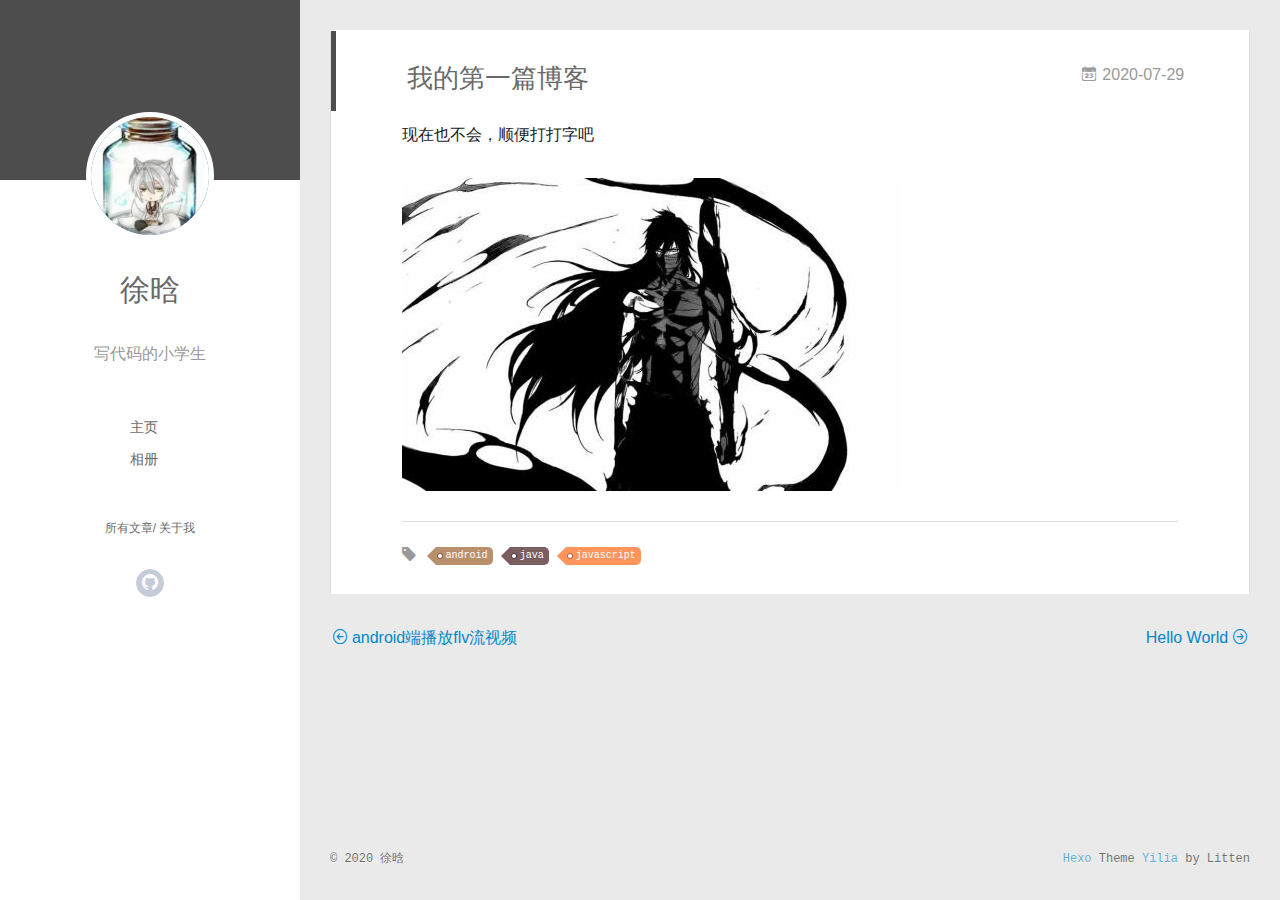
<file: 2020/07/29/我的第一篇博客/index.html>
<!DOCTYPE html>
<html>
<head>
  <meta charset="utf-8">
  
  <meta name="renderer" content="webkit">
  <meta http-equiv="X-UA-Compatible" content="IE=edge" >
  <link rel="dns-prefetch" href="http://xuhan123.cn">
  <title>我的第一篇博客 | 徐晗的博客</title>
  <meta name="viewport" content="width=device-width, initial-scale=1, maximum-scale=1">
  <meta name="description" content="现在也不会，顺便打打字吧">
<meta property="og:type" content="article">
<meta property="og:title" content="我的第一篇博客">
<meta property="og:url" content="http://xuhan123.cn/2020/07/29/%E6%88%91%E7%9A%84%E7%AC%AC%E4%B8%80%E7%AF%87%E5%8D%9A%E5%AE%A2/index.html">
<meta property="og:site_name" content="徐晗的博客">
<meta property="og:description" content="现在也不会，顺便打打字吧">
<meta property="og:locale" content="en_US">
<meta property="og:image" content="http://xuhan123.cn/2020/07/29/%E6%88%91%E7%9A%84%E7%AC%AC%E4%B8%80%E7%AF%87%E5%8D%9A%E5%AE%A2/test.jpg">
<meta property="article:published_time" content="2020-07-29T10:01:53.000Z">
<meta property="article:modified_time" content="2020-07-29T10:10:23.319Z">
<meta property="article:author" content="徐晗">
<meta property="article:tag" content="android">
<meta property="article:tag" content="java">
<meta property="article:tag" content="javascript">
<meta name="twitter:card" content="summary">
<meta name="twitter:image" content="http://xuhan123.cn/2020/07/29/%E6%88%91%E7%9A%84%E7%AC%AC%E4%B8%80%E7%AF%87%E5%8D%9A%E5%AE%A2/test.jpg">
  
  
    <link rel="icon" href="/assets/img/favicon.ico">
  
  <link rel="stylesheet" type="text/css" href="/./main.43a13c.css">
  <style type="text/css">
  
    #container.show {
      background: linear-gradient(200deg,#a0cfe4,#e8c37e);
    }
  </style>
  

  
<script>
var _hmt = _hmt || [];
(function() {
	var hm = document.createElement("script");
	hm.src = "https://hm.baidu.com/hm.js?a30844fa2bcbce0a9e001fe06cefeddf";
	var s = document.getElementsByTagName("script")[0]; 
	s.parentNode.insertBefore(hm, s);
})();
</script>


  
<meta name="keywords" content="前端,js,jquery,java,javascript,html5,开发者,android,极客,编程,代码,开源,html,css,css3,用户体验,闲聊">

<meta name="generator" content="Hexo 4.2.1"></head>

<body>
  <div id="container" q-class="show:isCtnShow">
    <canvas id="anm-canvas" class="anm-canvas"></canvas>
    <div class="left-col" q-class="show:isShow">
      
<div class="overlay" style="background: #4d4d4d"></div>
<div class="intrude-less">
	<header id="header" class="inner">
		<a href="" class="profilepic">
			<img src="/assets/img/avatar.jpg" class="js-avatar">
		</a>
		<hgroup>
		  <h1 class="header-author"><a href="">徐晗</a></h1>
		</hgroup>
		
		<p class="header-subtitle">写代码的小学生</p>
		

		<nav class="header-menu">
			<ul>
			
				<li><a href="../../../../index.html">主页</a></li>
	        
				<li><a href="../../../../photos">相册</a></li>
	        
			</ul>
		</nav>
		<nav class="header-smart-menu">
    		
    			
    			<a q-on="click: openSlider(e, 'innerArchive')" href="javascript:void(0)">所有文章</a>
    			
            
    			
            
    			
    			<a q-on="click: openSlider(e, 'aboutme')" href="javascript:void(0)">关于我</a>
    			
            
		</nav>
		<nav class="header-nav">
			<div class="social">
				
					<a class="github" target="_blank" href="../../../../https:/github.com/user-xuhan" title="github"><i class="icon-github"></i></a>
		        
			</div>
		</nav>
	</header>		
</div>

    </div>
    <div class="mid-col" q-class="show:isShow,hide:isShow|isFalse">
      
<nav id="mobile-nav">
  	<div class="overlay js-overlay" style="background: #4d4d4d"></div>
	<div class="btnctn js-mobile-btnctn">
  		<div class="slider-trigger list" q-on="click: openSlider(e)"><i class="icon icon-sort"></i></div>
	</div>
	<div class="intrude-less">
		<header id="header" class="inner">
			<div class="profilepic">
				<img src="/assets/img/avatar.jpg" class="js-avatar">
			</div>
			<hgroup>
			  <h1 class="header-author js-header-author">徐晗</h1>
			</hgroup>
			
			<p styoe="align-center" class="header-subtitle">写代码的小学生</p>
			
			
			
				
			
				
			
			
			
			<nav class="header-nav">
				<div class="social">
					
						<a class="github" target="_blank" href="../../../../https:/github.com/user-xuhan" title="github"><i class="icon-github"></i></a>
			        
				</div>
			</nav>

			<nav class="header-menu js-header-menu">
				<ul style="width: 50%">
				
				
					<li style="width: 50%"><a href="../../../../index.html">主页</a></li>
		        
					<li style="width: 50%"><a href="../../../../photos">相册</a></li>
		        
				</ul>
			</nav>
		</header>				
	</div>
	<div class="mobile-mask" style="display:none" q-show="isShow"></div>
</nav>

      <div id="wrapper" class="body-wrap">
        <div class="menu-l">
          <div class="canvas-wrap">
            <canvas data-colors="#eaeaea" data-sectionHeight="100" data-contentId="js-content" id="myCanvas1" class="anm-canvas"></canvas>
          </div>
          <div id="js-content" class="content-ll">
            <article id="post-我的第一篇博客" class="article article-type-post " itemscope itemprop="blogPost">
  <div class="article-inner">
    
      <header class="article-header">
        
  
    <h1 class="article-title" itemprop="name">
      我的第一篇博客
    </h1>
  

        
        <a href="" class="archive-article-date">
  	<time datetime="2020-07-29T10:01:53.000Z" itemprop="datePublished"><i class="icon-calendar icon"></i>2020-07-29</time>
</a>
        
      </header>
    
    <div class="article-entry" itemprop="articleBody">
      
        <p>现在也不会，顺便打打字吧</p>
<p><img src="/2020/07/29/%E6%88%91%E7%9A%84%E7%AC%AC%E4%B8%80%E7%AF%87%E5%8D%9A%E5%AE%A2/test.jpg" alt="test"></p>

      

      
    </div>
    <div class="article-info article-info-index">
      
      
	<div class="article-tag tagcloud">
		<i class="icon-price-tags icon"></i>
		<ul class="article-tag-list">
			 
        		<li class="article-tag-list-item">
        			<a href="javascript:void(0)" class="js-tag article-tag-list-link color3">android</a>
        		</li>
      		 
        		<li class="article-tag-list-item">
        			<a href="javascript:void(0)" class="js-tag article-tag-list-link color5">java</a>
        		</li>
      		 
        		<li class="article-tag-list-item">
        			<a href="javascript:void(0)" class="js-tag article-tag-list-link color1">javascript</a>
        		</li>
      		
		</ul>
	</div>

      

      

      
      <div class="clearfix"></div>
    </div>
  </div>
</article>

  
<nav id="article-nav">
  
    <a href="../../30/android%E7%AB%AF%E6%92%AD%E6%94%BEflv%E6%B5%81%E8%A7%86%E9%A2%91/" id="article-nav-newer" class="article-nav-link-wrap">
      <i class="icon-circle-left"></i>
      <div class="article-nav-title">
        
          android端播放flv流视频
        
      </div>
    </a>
  
  
    <a href="../hello-world/" id="article-nav-older" class="article-nav-link-wrap">
      <div class="article-nav-title">Hello World</div>
      <i class="icon-circle-right"></i>
    </a>
  
</nav>


<aside class="wrap-side-operation">
    <div class="mod-side-operation">
        
        <div class="jump-container" id="js-jump-container" style="display:none;">
            <a href="javascript:void(0)" class="mod-side-operation__jump-to-top">
                <i class="icon-font icon-back"></i>
            </a>
            <div id="js-jump-plan-container" class="jump-plan-container" style="top: -11px;">
                <i class="icon-font icon-plane jump-plane"></i>
            </div>
        </div>
        
        
    </div>
</aside>



  
  
  

  

  

  


          </div>
        </div>
      </div>
      <footer id="footer">
  <div class="outer">
    <div id="footer-info">
    	<div class="footer-left">
    		&copy; 2020 徐晗
    	</div>
      	<div class="footer-right">
      		<a href="http://hexo.io/" target="_blank">Hexo</a>  Theme <a href="https://github.com/litten/hexo-theme-yilia" target="_blank">Yilia</a> by Litten
      	</div>
    </div>
  </div>
</footer>
    </div>
    <script>
	var yiliaConfig = {
		mathjax: false,
		isHome: false,
		isPost: true,
		isArchive: false,
		isTag: false,
		isCategory: false,
		open_in_new: true,
		toc_hide_index: true,
		root: "/",
		innerArchive: true,
		showTags: false
	}
</script>

<script>!function(r){function e(t){if(i[t])return i[t].exports;var n=i[t]={exports:{},id:t,loaded:!1};return r[t].call(n.exports,n,n.exports,e),n.loaded=!0,n.exports}var i={};e.m=r,e.c=i,e.p="./",e(0)}([function(t,n,r){r(220),t.exports=r(216)},function(t,n,r){var d=r(6),y=r(58),g=r(40),x=r(41),b=r(59),m="prototype",S=function(t,n,r){var e,i,o,u,c=t&S.F,f=t&S.G,a=t&S.S,s=t&S.P,l=t&S.B,h=f?d:a?d[n]||(d[n]={}):(d[n]||{})[m],v=f?y:y[n]||(y[n]={}),p=v[m]||(v[m]={});for(e in f&&(r=n),r)o=((i=!c&&h&&void 0!==h[e])?h:r)[e],u=l&&i?b(o,d):s&&"function"==typeof o?b(Function.call,o):o,h&&x(h,e,o,t&S.U),v[e]!=o&&g(v,e,u),s&&p[e]!=o&&(p[e]=o)};d.core=y,S.F=1,S.G=2,S.S=4,S.P=8,S.B=16,S.W=32,S.U=64,S.R=128,t.exports=S},function(t,n){var r=t.exports="undefined"!=typeof window&&window.Math==Math?window:"undefined"!=typeof self&&self.Math==Math?self:Function("return this")();"number"==typeof __g&&(__g=r)},function(t,n,r){var e=r(9);t.exports=function(t){if(!e(t))throw TypeError(t+" is not an object!");return t}},function(t,n){var r=t.exports={version:"2.6.0"};"number"==typeof __e&&(__e=r)},function(t,n,r){var e=r(34)("wks"),i=r(24),o=r(2).Symbol,u="function"==typeof o;(t.exports=function(t){return e[t]||(e[t]=u&&o[t]||(u?o:i)("Symbol."+t))}).store=e},function(t,n){var r=t.exports="undefined"!=typeof window&&window.Math==Math?window:"undefined"!=typeof self&&self.Math==Math?self:Function("return this")();"number"==typeof __g&&(__g=r)},function(t,n){var r={}.hasOwnProperty;t.exports=function(t,n){return r.call(t,n)}},function(t,n){t.exports=function(t){try{return!!t()}catch(t){return!0}}},function(t,n){t.exports=function(t){return"object"==typeof t?null!==t:"function"==typeof t}},function(t,n,r){t.exports=!r(18)(function(){return 7!=Object.defineProperty({},"a",{get:function(){return 7}}).a})},function(t,n,r){var e=r(15),i=r(51),o=r(36),u=Object.defineProperty;n.f=r(10)?Object.defineProperty:function(t,n,r){if(e(t),n=o(n,!0),e(r),i)try{return u(t,n,r)}catch(t){}if("get"in r||"set"in r)throw TypeError("Accessors not supported!");return"value"in r&&(t[n]=r.value),t}},function(t,n,r){var e=r(11),i=r(23);t.exports=r(10)?function(t,n,r){return e.f(t,n,i(1,r))}:function(t,n,r){return t[n]=r,t}},function(t,n){t.exports=function(t){return"object"==typeof t?null!==t:"function"==typeof t}},function(t,n,r){var e=r(75),i=r(31);t.exports=function(t){return e(i(t))}},function(t,n,r){var e=r(13);t.exports=function(t){if(!e(t))throw TypeError(t+" is not an object!");return t}},function(t,n,r){var e=r(131)("wks"),i=r(110),o=r(6).Symbol,u="function"==typeof o;(t.exports=function(t){return e[t]||(e[t]=u&&o[t]||(u?o:i)("Symbol."+t))}).store=e},function(t,n,r){var e=r(61),i=Math.min;t.exports=function(t){return 0<t?i(e(t),9007199254740991):0}},function(t,n){t.exports=function(t){try{return!!t()}catch(t){return!0}}},function(t,n,r){t.exports=!r(8)(function(){return 7!=Object.defineProperty({},"a",{get:function(){return 7}}).a})},function(t,n,r){var e=r(3),i=r(185),o=r(68),u=Object.defineProperty;n.f=r(19)?Object.defineProperty:function(t,n,r){if(e(t),n=o(n,!0),e(r),i)try{return u(t,n,r)}catch(t){}if("get"in r||"set"in r)throw TypeError("Accessors not supported!");return"value"in r&&(t[n]=r.value),t}},function(t,n,r){var d=r(2),y=r(4),g=r(50),x=r(12),b=r(7),m="prototype",S=function(t,n,r){var e,i,o,u=t&S.F,c=t&S.G,f=t&S.S,a=t&S.P,s=t&S.B,l=t&S.W,h=c?y:y[n]||(y[n]={}),v=h[m],p=c?d:f?d[n]:(d[n]||{})[m];for(e in c&&(r=n),r)(i=!u&&p&&void 0!==p[e])&&b(h,e)||(o=i?p[e]:r[e],h[e]=c&&"function"!=typeof p[e]?r[e]:s&&i?g(o,d):l&&p[e]==o?function(e){var t=function(t,n,r){if(this instanceof e){switch(arguments.length){case 0:return new e;case 1:return new e(t);case 2:return new e(t,n)}return new e(t,n,r)}return e.apply(this,arguments)};return t[m]=e[m],t}(o):a&&"function"==typeof o?g(Function.call,o):o,a&&((h.virtual||(h.virtual={}))[e]=o,t&S.R&&v&&!v[e]&&x(v,e,o)))};S.F=1,S.G=2,S.S=4,S.P=8,S.B=16,S.W=32,S.U=64,S.R=128,t.exports=S},function(t,n){t.exports=!0},function(t,n){t.exports=function(t,n){return{enumerable:!(1&t),configurable:!(2&t),writable:!(4&t),value:n}}},function(t,n){var r=0,e=Math.random();t.exports=function(t){return"Symbol(".concat(void 0===t?"":t,")_",(++r+e).toString(36))}},function(t,n,r){var e=r(66);t.exports=function(t){return Object(e(t))}},function(t,n){t.exports={}},function(t,n,r){var e=r(54),i=r(32);t.exports=Object.keys||function(t){return e(t,i)}},function(t,n){n.f={}.propertyIsEnumerable},function(t,n,r){var e=r(11).f,i=r(7),o=r(5)("toStringTag");t.exports=function(t,n,r){t&&!i(t=r?t:t.prototype,o)&&e(t,o,{configurable:!0,value:n})}},function(t,n,r){n.f=r(5)},function(t,n){t.exports=function(t){if(null==t)throw TypeError("Can't call method on  "+t);return t}},function(t,n){t.exports="constructor,hasOwnProperty,isPrototypeOf,propertyIsEnumerable,toLocaleString,toString,valueOf".split(",")},function(t,n,r){var e=r(34)("keys"),i=r(24);t.exports=function(t){return e[t]||(e[t]=i(t))}},function(t,n,r){var e=r(4),i=r(2),o="__core-js_shared__",u=i[o]||(i[o]={});(t.exports=function(t,n){return u[t]||(u[t]=void 0!==n?n:{})})("versions",[]).push({version:e.version,mode:r(22)?"pure":"global",copyright:"© 2018 Denis Pushkarev (zloirock.ru)"})},function(t,n){var r=Math.ceil,e=Math.floor;t.exports=function(t){return isNaN(t=+t)?0:(0<t?e:r)(t)}},function(t,n,r){var i=r(13);t.exports=function(t,n){if(!i(t))return t;var r,e;if(n&&"function"==typeof(r=t.toString)&&!i(e=r.call(t)))return e;if("function"==typeof(r=t.valueOf)&&!i(e=r.call(t)))return e;if(!n&&"function"==typeof(r=t.toString)&&!i(e=r.call(t)))return e;throw TypeError("Can't convert object to primitive value")}},function(t,n,r){var e=r(2),i=r(4),o=r(22),u=r(30),c=r(11).f;t.exports=function(t){var n=i.Symbol||(i.Symbol=o?{}:e.Symbol||{});"_"==t.charAt(0)||t in n||c(n,t,{value:u.f(t)})}},function(t,n){t.exports=function(t){if("function"!=typeof t)throw TypeError(t+" is not a function!");return t}},function(t,n){var r={}.toString;t.exports=function(t){return r.call(t).slice(8,-1)}},function(t,n,r){var e=r(20),i=r(106);t.exports=r(19)?function(t,n,r){return e.f(t,n,i(1,r))}:function(t,n,r){return t[n]=r,t}},function(t,n,r){var o=r(6),u=r(40),c=r(46),f=r(110)("src"),e="toString",i=Function[e],a=(""+i).split(e);r(58).inspectSource=function(t){return i.call(t)},(t.exports=function(t,n,r,e){var i="function"==typeof r;i&&(c(r,"name")||u(r,"name",n)),t[n]!==r&&(i&&(c(r,f)||u(r,f,t[n]?""+t[n]:a.join(String(n)))),t===o?t[n]=r:e?t[n]?t[n]=r:u(t,n,r):(delete t[n],u(t,n,r)))})(Function.prototype,e,function(){return"function"==typeof this&&this[f]||i.call(this)})},function(t,n,r){var e=r(1),i=r(8),u=r(66),c=/"/g,o=function(t,n,r,e){var i=String(u(t)),o="<"+n;return""!==r&&(o+=" "+r+'="'+String(e).replace(c,"&quot;")+'"'),o+">"+i+"</"+n+">"};t.exports=function(n,t){var r={};r[n]=t(o),e(e.P+e.F*i(function(){var t=""[n]('"');return t!==t.toLowerCase()||3<t.split('"').length}),"String",r)}},function(t,n,r){var e=r(13),i=r(2).document,o=e(i)&&e(i.createElement);t.exports=function(t){return o?i.createElement(t):{}}},function(t,n,e){var i=e(15),o=e(92),u=e(32),c=e(33)("IE_PROTO"),f=function(){},a="prototype",s=function(){var t,n=e(43)("iframe"),r=u.length;for(n.style.display="none",e(74).appendChild(n),n.src="javascript:",(t=n.contentWindow.document).open(),t.write("<script>document.F=Object<\/script>"),t.close(),s=t.F;r--;)delete s[a][u[r]];return s()};t.exports=Object.create||function(t,n){var r;return null!==t?(f[a]=i(t),r=new f,f[a]=null,r[c]=t):r=s(),void 0===n?r:o(r,n)}},function(t,n){n.f=Object.getOwnPropertySymbols},function(t,n){var r={}.hasOwnProperty;t.exports=function(t,n){return r.call(t,n)}},function(t,n,r){var e=r(118),i=r(106),o=r(49),u=r(68),c=r(46),f=r(185),a=Object.getOwnPropertyDescriptor;n.f=r(19)?a:function(t,n){if(t=o(t),n=u(n,!0),f)try{return a(t,n)}catch(t){}if(c(t,n))return i(!e.f.call(t,n),t[n])}},function(t,n,r){var e=r(46),i=r(25),o=r(160)("IE_PROTO"),u=Object.prototype;t.exports=Object.getPrototypeOf||function(t){return t=i(t),e(t,o)?t[o]:"function"==typeof t.constructor&&t instanceof t.constructor?t.constructor.prototype:t instanceof Object?u:null}},function(t,n,r){var e=r(117),i=r(66);t.exports=function(t){return e(i(t))}},function(t,n,r){var o=r(62);t.exports=function(e,i,t){if(o(e),void 0===i)return e;switch(t){case 1:return function(t){return e.call(i,t)};case 2:return function(t,n){return e.call(i,t,n)};case 3:return function(t,n,r){return e.call(i,t,n,r)}}return function(){return e.apply(i,arguments)}}},function(t,n,r){t.exports=!r(10)&&!r(18)(function(){return 7!=Object.defineProperty(r(43)("div"),"a",{get:function(){return 7}}).a})},function(t,n,r){"use strict";var b=r(22),m=r(21),S=r(55),w=r(12),_=r(26),O=r(90),E=r(29),M=r(77),P=r(5)("iterator"),j=!([].keys&&"next"in[].keys()),F="values",A=function(){return this};t.exports=function(t,n,r,e,i,o,u){O(r,n,e);var c,f,a,s=function(t){if(!j&&t in p)return p[t];switch(t){case"keys":case F:return function(){return new r(this,t)}}return function(){return new r(this,t)}},l=n+" Iterator",h=i==F,v=!1,p=t.prototype,d=p[P]||p["@@iterator"]||i&&p[i],y=d||s(i),g=i?h?s("entries"):y:void 0,x="Array"==n&&p.entries||d;if(x&&((a=M(x.call(new t)))!==Object.prototype&&a.next&&(E(a,l,!0),b||"function"==typeof a[P]||w(a,P,A))),h&&d&&d.name!==F&&(v=!0,y=function(){return d.call(this)}),b&&!u||!j&&!v&&p[P]||w(p,P,y),_[n]=y,_[l]=A,i)if(c={values:h?y:s(F),keys:o?y:s("keys"),entries:g},u)for(f in c)f in p||S(p,f,c[f]);else m(m.P+m.F*(j||v),n,c);return c}},function(t,n,r){var e=r(54),i=r(32).concat("length","prototype");n.f=Object.getOwnPropertyNames||function(t){return e(t,i)}},function(t,n,r){var u=r(7),c=r(14),f=r(87)(!1),a=r(33)("IE_PROTO");t.exports=function(t,n){var r,e=c(t),i=0,o=[];for(r in e)r!=a&&u(e,r)&&o.push(r);for(;n.length>i;)u(e,r=n[i++])&&(~f(o,r)||o.push(r));return o}},function(t,n,r){t.exports=r(12)},function(t,n,r){var e=r(31);t.exports=function(t){return Object(e(t))}},function(t,n){var r={}.toString;t.exports=function(t){return r.call(t).slice(8,-1)}},function(t,n){var r=t.exports={version:"2.6.0"};"number"==typeof __e&&(__e=r)},function(t,n,r){var o=r(38);t.exports=function(e,i,t){if(o(e),void 0===i)return e;switch(t){case 1:return function(t){return e.call(i,t)};case 2:return function(t,n){return e.call(i,t,n)};case 3:return function(t,n,r){return e.call(i,t,n,r)}}return function(){return e.apply(i,arguments)}}},function(t,n,r){"use strict";var e=r(8);t.exports=function(t,n){return!!t&&e(function(){n?t.call(null,function(){},1):t.call(null)})}},function(t,n){var r=Math.ceil,e=Math.floor;t.exports=function(t){return isNaN(t=+t)?0:(0<t?e:r)(t)}},function(t,n){t.exports=function(t){if("function"!=typeof t)throw TypeError(t+" is not a function!");return t}},function(t,n,r){"use strict";var e=r(95)(!0);r(52)(String,"String",function(t){this._t=String(t),this._i=0},function(){var t,n=this._t,r=this._i;return r>=n.length?{value:void 0,done:!0}:(t=e(n,r),this._i+=t.length,{value:t,done:!1})})},function(t,n,r){r(97);for(var e=r(2),i=r(12),o=r(26),u=r(5)("toStringTag"),c="CSSRuleList,CSSStyleDeclaration,CSSValueList,ClientRectList,DOMRectList,DOMStringList,DOMTokenList,DataTransferItemList,FileList,HTMLAllCollection,HTMLCollection,HTMLFormElement,HTMLSelectElement,MediaList,MimeTypeArray,NamedNodeMap,NodeList,PaintRequestList,Plugin,PluginArray,SVGLengthList,SVGNumberList,SVGPathSegList,SVGPointList,SVGStringList,SVGTransformList,SourceBufferList,StyleSheetList,TextTrackCueList,TextTrackList,TouchList".split(","),f=0;f<c.length;f++){var a=c[f],s=e[a],l=s&&s.prototype;l&&!l[u]&&i(l,u,a),o[a]=o.Array}},function(t,n,r){var b=r(59),m=r(117),S=r(25),w=r(17),e=r(144);t.exports=function(l,t){var h=1==l,v=2==l,p=3==l,d=4==l,y=6==l,g=5==l||y,x=t||e;return function(t,n,r){for(var e,i,o=S(t),u=m(o),c=b(n,r,3),f=w(u.length),a=0,s=h?x(t,f):v?x(t,0):void 0;a<f;a++)if((g||a in u)&&(i=c(e=u[a],a,o),l))if(h)s[a]=i;else if(i)switch(l){case 3:return!0;case 5:return e;case 6:return a;case 2:s.push(e)}else if(d)return!1;return y?-1:p||d?d:s}}},function(t,n){t.exports=function(t){if(null==t)throw TypeError("Can't call method on  "+t);return t}},function(t,n,r){var i=r(1),o=r(58),u=r(8);t.exports=function(t,n){var r=(o.Object||{})[t]||Object[t],e={};e[t]=n(r),i(i.S+i.F*u(function(){r(1)}),"Object",e)}},function(t,n,r){var i=r(9);t.exports=function(t,n){if(!i(t))return t;var r,e;if(n&&"function"==typeof(r=t.toString)&&!i(e=r.call(t)))return e;if("function"==typeof(r=t.valueOf)&&!i(e=r.call(t)))return e;if(!n&&"function"==typeof(r=t.toString)&&!i(e=r.call(t)))return e;throw TypeError("Can't convert object to primitive value")}},function(t,n,r){var e=r(28),i=r(23),o=r(14),u=r(36),c=r(7),f=r(51),a=Object.getOwnPropertyDescriptor;n.f=r(10)?a:function(t,n){if(t=o(t),n=u(n,!0),f)try{return a(t,n)}catch(t){}if(c(t,n))return i(!e.f.call(t,n),t[n])}},function(t,n,r){var o=r(207),e=r(1),i=r(131)("metadata"),u=i.store||(i.store=new(r(211))),c=function(t,n,r){var e=u.get(t);if(!e){if(!r)return;u.set(t,e=new o)}var i=e.get(n);if(!i){if(!r)return;e.set(n,i=new o)}return i};t.exports={store:u,map:c,has:function(t,n,r){var e=c(n,r,!1);return void 0!==e&&e.has(t)},get:function(t,n,r){var e=c(n,r,!1);return void 0===e?void 0:e.get(t)},set:function(t,n,r,e){c(r,e,!0).set(t,n)},keys:function(t,n){var r=c(t,n,!1),e=[];return r&&r.forEach(function(t,n){e.push(n)}),e},key:function(t){return void 0===t||"symbol"==typeof t?t:String(t)},exp:function(t){e(e.S,"Reflect",t)}}},function(t,n,r){"use strict";if(r(19)){var g=r(81),x=r(6),b=r(8),m=r(1),S=r(133),e=r(165),h=r(59),w=r(101),i=r(106),_=r(40),o=r(107),u=r(61),O=r(17),E=r(205),c=r(109),f=r(68),a=r(46),M=r(111),P=r(9),v=r(25),p=r(151),j=r(103),F=r(48),A=r(104).f,d=r(167),s=r(110),l=r(16),y=r(65),I=r(120),L=r(119),N=r(168),T=r(112),k=r(125),R=r(108),C=r(143),D=r(177),G=r(20),W=r(47),U=G.f,V=W.f,B=x.RangeError,q=x.TypeError,z=x.Uint8Array,H="ArrayBuffer",K="Shared"+H,J="BYTES_PER_ELEMENT",$="prototype",Y=Array[$],X=e.ArrayBuffer,Q=e.DataView,Z=y(0),tt=y(2),nt=y(3),rt=y(4),et=y(5),it=y(6),ot=I(!0),ut=I(!1),ct=N.values,ft=N.keys,at=N.entries,st=Y.lastIndexOf,lt=Y.reduce,ht=Y.reduceRight,vt=Y.join,pt=Y.sort,dt=Y.slice,yt=Y.toString,gt=Y.toLocaleString,xt=l("iterator"),bt=l("toStringTag"),mt=s("typed_constructor"),St=s("def_constructor"),wt=S.CONSTR,_t=S.TYPED,Ot=S.VIEW,Et="Wrong length!",Mt=y(1,function(t,n){return It(L(t,t[St]),n)}),Pt=b(function(){return 1===new z(new Uint16Array([1]).buffer)[0]}),jt=!!z&&!!z[$].set&&b(function(){new z(1).set({})}),Ft=function(t,n){var r=u(t);if(r<0||r%n)throw B("Wrong offset!");return r},At=function(t){if(P(t)&&_t in t)return t;throw q(t+" is not a typed array!")},It=function(t,n){if(!(P(t)&&mt in t))throw q("It is not a typed array constructor!");return new t(n)},Lt=function(t,n){return Nt(L(t,t[St]),n)},Nt=function(t,n){for(var r=0,e=n.length,i=It(t,e);r<e;)i[r]=n[r++];return i},Tt=function(t,n,r){U(t,n,{get:function(){return this._d[r]}})},kt=function(t){var n,r,e,i,o,u,c=v(t),f=arguments.length,a=1<f?arguments[1]:void 0,s=void 0!==a,l=d(c);if(null!=l&&!p(l)){for(u=l.call(c),e=[],n=0;!(o=u.next()).done;n++)e.push(o.value);c=e}for(s&&2<f&&(a=h(a,arguments[2],2)),n=0,r=O(c.length),i=It(this,r);n<r;n++)i[n]=s?a(c[n],n):c[n];return i},Rt=function(){for(var t=0,n=arguments.length,r=It(this,n);t<n;)r[t]=arguments[t++];return r},Ct=!!z&&b(function(){gt.call(new z(1))}),Dt=function(){return gt.apply(Ct?dt.call(At(this)):At(this),arguments)},Gt={copyWithin:function(t,n){return D.call(At(this),t,n,2<arguments.length?arguments[2]:void 0)},every:function(t){return rt(At(this),t,1<arguments.length?arguments[1]:void 0)},fill:function(t){return C.apply(At(this),arguments)},filter:function(t){return Lt(this,tt(At(this),t,1<arguments.length?arguments[1]:void 0))},find:function(t){return et(At(this),t,1<arguments.length?arguments[1]:void 0)},findIndex:function(t){return it(At(this),t,1<arguments.length?arguments[1]:void 0)},forEach:function(t){Z(At(this),t,1<arguments.length?arguments[1]:void 0)},indexOf:function(t){return ut(At(this),t,1<arguments.length?arguments[1]:void 0)},includes:function(t){return ot(At(this),t,1<arguments.length?arguments[1]:void 0)},join:function(t){return vt.apply(At(this),arguments)},lastIndexOf:function(t){return st.apply(At(this),arguments)},map:function(t){return Mt(At(this),t,1<arguments.length?arguments[1]:void 0)},reduce:function(t){return lt.apply(At(this),arguments)},reduceRight:function(t){return ht.apply(At(this),arguments)},reverse:function(){for(var t,n=this,r=At(n).length,e=Math.floor(r/2),i=0;i<e;)t=n[i],n[i++]=n[--r],n[r]=t;return n},some:function(t){return nt(At(this),t,1<arguments.length?arguments[1]:void 0)},sort:function(t){return pt.call(At(this),t)},subarray:function(t,n){var r=At(this),e=r.length,i=c(t,e);return new(L(r,r[St]))(r.buffer,r.byteOffset+i*r.BYTES_PER_ELEMENT,O((void 0===n?e:c(n,e))-i))}},Wt=function(t,n){return Lt(this,dt.call(At(this),t,n))},Ut=function(t){At(this);var n=Ft(arguments[1],1),r=this.length,e=v(t),i=O(e.length),o=0;if(r<i+n)throw B(Et);for(;o<i;)this[n+o]=e[o++]},Vt={entries:function(){return at.call(At(this))},keys:function(){return ft.call(At(this))},values:function(){return ct.call(At(this))}},Bt=function(t,n){return P(t)&&t[_t]&&"symbol"!=typeof n&&n in t&&String(+n)==String(n)},qt=function(t,n){return Bt(t,n=f(n,!0))?i(2,t[n]):V(t,n)},zt=function(t,n,r){return!(Bt(t,n=f(n,!0))&&P(r)&&a(r,"value"))||a(r,"get")||a(r,"set")||r.configurable||a(r,"writable")&&!r.writable||a(r,"enumerable")&&!r.enumerable?U(t,n,r):(t[n]=r.value,t)};wt||(W.f=qt,G.f=zt),m(m.S+m.F*!wt,"Object",{getOwnPropertyDescriptor:qt,defineProperty:zt}),b(function(){yt.call({})})&&(yt=gt=function(){return vt.call(this)});var Ht=o({},Gt);o(Ht,Vt),_(Ht,xt,Vt.values),o(Ht,{slice:Wt,set:Ut,constructor:function(){},toString:yt,toLocaleString:Dt}),Tt(Ht,"buffer","b"),Tt(Ht,"byteOffset","o"),Tt(Ht,"byteLength","l"),Tt(Ht,"length","e"),U(Ht,bt,{get:function(){return this[_t]}}),t.exports=function(t,l,n,o){var h=t+((o=!!o)?"Clamped":"")+"Array",r="get"+t,u="set"+t,v=x[h],c=v||{},e=v&&F(v),i=!v||!S.ABV,f={},a=v&&v[$],p=function(t,i){U(t,i,{get:function(){return t=i,(n=this._d).v[r](t*l+n.o,Pt);var t,n},set:function(t){return n=i,r=t,e=this._d,o&&(r=(r=Math.round(r))<0?0:255<r?255:255&r),void e.v[u](n*l+e.o,r,Pt);var n,r,e},enumerable:!0})};i?(v=n(function(t,n,r,e){w(t,v,h,"_d");var i,o,u,c,f=0,a=0;if(P(n)){if(!(n instanceof X||(c=M(n))==H||c==K))return _t in n?Nt(v,n):kt.call(v,n);i=n,a=Ft(r,l);var s=n.byteLength;if(void 0===e){if(s%l)throw B(Et);if((o=s-a)<0)throw B(Et)}else if(s<(o=O(e)*l)+a)throw B(Et);u=o/l}else u=E(n),i=new X(o=u*l);for(_(t,"_d",{b:i,o:a,l:o,e:u,v:new Q(i)});f<u;)p(t,f++)}),a=v[$]=j(Ht),_(a,"constructor",v)):b(function(){v(1)})&&b(function(){new v(-1)})&&k(function(t){new v,new v(null),new v(1.5),new v(t)},!0)||(v=n(function(t,n,r,e){var i;return w(t,v,h),P(n)?n instanceof X||(i=M(n))==H||i==K?void 0!==e?new c(n,Ft(r,l),e):void 0!==r?new c(n,Ft(r,l)):new c(n):_t in n?Nt(v,n):kt.call(v,n):new c(E(n))}),Z(e!==Function.prototype?A(c).concat(A(e)):A(c),function(t){t in v||_(v,t,c[t])}),v[$]=a,g||(a.constructor=v));var s=a[xt],d=!!s&&("values"==s.name||null==s.name),y=Vt.values;_(v,mt,!0),_(a,_t,h),_(a,Ot,!0),_(a,St,v),(o?new v(1)[bt]==h:bt in a)||U(a,bt,{get:function(){return h}}),f[h]=v,m(m.G+m.W+m.F*(v!=c),f),m(m.S,h,{BYTES_PER_ELEMENT:l}),m(m.S+m.F*b(function(){c.of.call(v,1)}),h,{from:kt,of:Rt}),J in a||_(a,J,l),m(m.P,h,Gt),R(h),m(m.P+m.F*jt,h,{set:Ut}),m(m.P+m.F*!d,h,Vt),g||a.toString==yt||(a.toString=yt),m(m.P+m.F*b(function(){new v(1).slice()}),h,{slice:Wt}),m(m.P+m.F*(b(function(){return[1,2].toLocaleString()!=new v([1,2]).toLocaleString()})||!b(function(){a.toLocaleString.call([1,2])})),h,{toLocaleString:Dt}),T[h]=d?s:y,g||d||_(a,xt,y)}}else t.exports=function(){}},function(t,n,r){t.exports={default:r(84),__esModule:!0}},function(t,n,r){t.exports={default:r(85),__esModule:!0}},function(t,n,r){var e=r(2).document;t.exports=e&&e.documentElement},function(t,n,r){var e=r(39);t.exports=Object("z").propertyIsEnumerable(0)?Object:function(t){return"String"==e(t)?t.split(""):Object(t)}},function(t,n,r){var e=r(24)("meta"),i=r(13),o=r(7),u=r(11).f,c=0,f=Object.isExtensible||function(){return!0},a=!r(18)(function(){return f(Object.preventExtensions({}))}),s=function(t){u(t,e,{value:{i:"O"+ ++c,w:{}}})},l=t.exports={KEY:e,NEED:!1,fastKey:function(t,n){if(!i(t))return"symbol"==typeof t?t:("string"==typeof t?"S":"P")+t;if(!o(t,e)){if(!f(t))return"F";if(!n)return"E";s(t)}return t[e].i},getWeak:function(t,n){if(!o(t,e)){if(!f(t))return!0;if(!n)return!1;s(t)}return t[e].w},onFreeze:function(t){return a&&l.NEED&&f(t)&&!o(t,e)&&s(t),t}}},function(t,n,r){var e=r(7),i=r(56),o=r(33)("IE_PROTO"),u=Object.prototype;t.exports=Object.getPrototypeOf||function(t){return t=i(t),e(t,o)?t[o]:"function"==typeof t.constructor&&t instanceof t.constructor?t.constructor.prototype:t instanceof Object?u:null}},function(t,n,r){var e=r(35),i=Math.min;t.exports=function(t){return 0<t?i(e(t),9007199254740991):0}},function(t,n){},function(t,n,r){var e=r(16)("unscopables"),i=Array.prototype;null==i[e]&&r(40)(i,e,{}),t.exports=function(t){i[e][t]=!0}},function(t,n){t.exports=!1},function(t,n,r){var e=r(110)("meta"),i=r(9),o=r(46),u=r(20).f,c=0,f=Object.isExtensible||function(){return!0},a=!r(8)(function(){return f(Object.preventExtensions({}))}),s=function(t){u(t,e,{value:{i:"O"+ ++c,w:{}}})},l=t.exports={KEY:e,NEED:!1,fastKey:function(t,n){if(!i(t))return"symbol"==typeof t?t:("string"==typeof t?"S":"P")+t;if(!o(t,e)){if(!f(t))return"F";if(!n)return"E";s(t)}return t[e].i},getWeak:function(t,n){if(!o(t,e)){if(!f(t))return!0;if(!n)return!1;s(t)}return t[e].w},onFreeze:function(t){return a&&l.NEED&&f(t)&&!o(t,e)&&s(t),t}}},function(t,n,r){"use strict";function e(t){return t&&t.__esModule?t:{default:t}}n.__esModule=!0;var i=e(r(73)),o=e(r(72)),u="function"==typeof o.default&&"symbol"==typeof i.default?function(t){return typeof t}:function(t){return t&&"function"==typeof o.default&&t.constructor===o.default&&t!==o.default.prototype?"symbol":typeof t};n.default="function"==typeof o.default&&"symbol"===u(i.default)?function(t){return void 0===t?"undefined":u(t)}:function(t){return t&&"function"==typeof o.default&&t.constructor===o.default&&t!==o.default.prototype?"symbol":void 0===t?"undefined":u(t)}},function(t,n,r){r(98),r(79),r(99),r(100),t.exports=r(4).Symbol},function(t,n,r){r(63),r(64),t.exports=r(30).f("iterator")},function(t,n){t.exports=function(){}},function(t,n,r){var f=r(14),a=r(78),s=r(96);t.exports=function(c){return function(t,n,r){var e,i=f(t),o=a(i.length),u=s(r,o);if(c&&n!=n){for(;u<o;)if((e=i[u++])!=e)return!0}else for(;u<o;u++)if((c||u in i)&&i[u]===n)return c||u||0;return!c&&-1}}},function(t,n,r){var c=r(27),f=r(45),a=r(28);t.exports=function(t){var n=c(t),r=f.f;if(r)for(var e,i=r(t),o=a.f,u=0;i.length>u;)o.call(t,e=i[u++])&&n.push(e);return n}},function(t,n,r){var e=r(39);t.exports=Array.isArray||function(t){return"Array"==e(t)}},function(t,n,r){"use strict";var e=r(44),i=r(23),o=r(29),u={};r(12)(u,r(5)("iterator"),function(){return this}),t.exports=function(t,n,r){t.prototype=e(u,{next:i(1,r)}),o(t,n+" Iterator")}},function(t,n){t.exports=function(t,n){return{value:n,done:!!t}}},function(t,n,r){var u=r(11),c=r(15),f=r(27);t.exports=r(10)?Object.defineProperties:function(t,n){c(t);for(var r,e=f(n),i=e.length,o=0;o<i;)u.f(t,r=e[o++],n[r]);return t}},function(t,n,r){var e=r(14),i=r(53).f,o={}.toString,u="object"==typeof window&&window&&Object.getOwnPropertyNames?Object.getOwnPropertyNames(window):[];t.exports.f=function(t){return u&&"[object Window]"==o.call(t)?function(t){try{return i(t)}catch(t){return u.slice()}}(t):i(e(t))}},,function(t,n,r){var f=r(35),a=r(31);t.exports=function(c){return function(t,n){var r,e,i=String(a(t)),o=f(n),u=i.length;return o<0||u<=o?c?"":void 0:(r=i.charCodeAt(o))<55296||56319<r||o+1===u||(e=i.charCodeAt(o+1))<56320||57343<e?c?i.charAt(o):r:c?i.slice(o,o+2):e-56320+(r-55296<<10)+65536}}},function(t,n,r){var e=r(35),i=Math.max,o=Math.min;t.exports=function(t,n){return(t=e(t))<0?i(t+n,0):o(t,n)}},function(t,n,r){"use strict";var e=r(86),i=r(91),o=r(26),u=r(14);t.exports=r(52)(Array,"Array",function(t,n){this._t=u(t),this._i=0,this._k=n},function(){var t=this._t,n=this._k,r=this._i++;return!t||r>=t.length?(this._t=void 0,i(1)):i(0,"keys"==n?r:"values"==n?t[r]:[r,t[r]])},"values"),o.Arguments=o.Array,e("keys"),e("values"),e("entries")},function(t,n,r){"use strict";var e=r(2),u=r(7),i=r(10),o=r(21),c=r(55),f=r(76).KEY,a=r(18),s=r(34),l=r(29),h=r(24),v=r(5),p=r(30),d=r(37),y=r(88),g=r(89),x=r(15),b=r(13),m=r(14),S=r(36),w=r(23),_=r(44),O=r(93),E=r(69),M=r(11),P=r(27),j=E.f,F=M.f,A=O.f,I=e.Symbol,L=e.JSON,N=L&&L.stringify,T="prototype",k=v("_hidden"),R=v("toPrimitive"),C={}.propertyIsEnumerable,D=s("symbol-registry"),G=s("symbols"),W=s("op-symbols"),U=Object[T],V="function"==typeof I,B=e.QObject,q=!B||!B[T]||!B[T].findChild,z=i&&a(function(){return 7!=_(F({},"a",{get:function(){return F(this,"a",{value:7}).a}})).a})?function(t,n,r){var e=j(U,n);e&&delete U[n],F(t,n,r),e&&t!==U&&F(U,n,e)}:F,H=function(t){var n=G[t]=_(I[T]);return n._k=t,n},K=V&&"symbol"==typeof I.iterator?function(t){return"symbol"==typeof t}:function(t){return t instanceof I},J=function(t,n,r){return t===U&&J(W,n,r),x(t),n=S(n,!0),x(r),u(G,n)?(r.enumerable?(u(t,k)&&t[k][n]&&(t[k][n]=!1),r=_(r,{enumerable:w(0,!1)})):(u(t,k)||F(t,k,w(1,{})),t[k][n]=!0),z(t,n,r)):F(t,n,r)},$=function(t,n){x(t);for(var r,e=y(n=m(n)),i=0,o=e.length;i<o;)J(t,r=e[i++],n[r]);return t},Y=function(t){var n=C.call(this,t=S(t,!0));return!(this===U&&u(G,t)&&!u(W,t))&&(!(n||!u(this,t)||!u(G,t)||u(this,k)&&this[k][t])||n)},X=function(t,n){if(t=m(t),n=S(n,!0),t!==U||!u(G,n)||u(W,n)){var r=j(t,n);return!r||!u(G,n)||u(t,k)&&t[k][n]||(r.enumerable=!0),r}},Q=function(t){for(var n,r=A(m(t)),e=[],i=0;r.length>i;)u(G,n=r[i++])||n==k||n==f||e.push(n);return e},Z=function(t){for(var n,r=t===U,e=A(r?W:m(t)),i=[],o=0;e.length>o;)!u(G,n=e[o++])||r&&!u(U,n)||i.push(G[n]);return i};V||(c((I=function(){if(this instanceof I)throw TypeError("Symbol is not a constructor!");var n=h(0<arguments.length?arguments[0]:void 0),r=function(t){this===U&&r.call(W,t),u(this,k)&&u(this[k],n)&&(this[k][n]=!1),z(this,n,w(1,t))};return i&&q&&z(U,n,{configurable:!0,set:r}),H(n)})[T],"toString",function(){return this._k}),E.f=X,M.f=J,r(53).f=O.f=Q,r(28).f=Y,r(45).f=Z,i&&!r(22)&&c(U,"propertyIsEnumerable",Y,!0),p.f=function(t){return H(v(t))}),o(o.G+o.W+o.F*!V,{Symbol:I});for(var tt="hasInstance,isConcatSpreadable,iterator,match,replace,search,species,split,toPrimitive,toStringTag,unscopables".split(","),nt=0;tt.length>nt;)v(tt[nt++]);for(var rt=P(v.store),et=0;rt.length>et;)d(rt[et++]);o(o.S+o.F*!V,"Symbol",{for:function(t){return u(D,t+="")?D[t]:D[t]=I(t)},keyFor:function(t){if(!K(t))throw TypeError(t+" is not a symbol!");for(var n in D)if(D[n]===t)return n},useSetter:function(){q=!0},useSimple:function(){q=!1}}),o(o.S+o.F*!V,"Object",{create:function(t,n){return void 0===n?_(t):$(_(t),n)},defineProperty:J,defineProperties:$,getOwnPropertyDescriptor:X,getOwnPropertyNames:Q,getOwnPropertySymbols:Z}),L&&o(o.S+o.F*(!V||a(function(){var t=I();return"[null]"!=N([t])||"{}"!=N({a:t})||"{}"!=N(Object(t))})),"JSON",{stringify:function(t){for(var n,r,e=[t],i=1;arguments.length>i;)e.push(arguments[i++]);if(r=n=e[1],(b(n)||void 0!==t)&&!K(t))return g(n)||(n=function(t,n){if("function"==typeof r&&(n=r.call(this,t,n)),!K(n))return n}),e[1]=n,N.apply(L,e)}}),I[T][R]||r(12)(I[T],R,I[T].valueOf),l(I,"Symbol"),l(Math,"Math",!0),l(e.JSON,"JSON",!0)},function(t,n,r){r(37)("asyncIterator")},function(t,n,r){r(37)("observable")},function(t,n){t.exports=function(t,n,r,e){if(!(t instanceof n)||void 0!==e&&e in t)throw TypeError(r+": incorrect invocation!");return t}},function(t,n,r){var h=r(59),v=r(188),p=r(151),d=r(3),y=r(17),g=r(167),x={},b={};(n=t.exports=function(t,n,r,e,i){var o,u,c,f,a=i?function(){return t}:g(t),s=h(r,e,n?2:1),l=0;if("function"!=typeof a)throw TypeError(t+" is not iterable!");if(p(a)){for(o=y(t.length);l<o;l++)if((f=n?s(d(u=t[l])[0],u[1]):s(t[l]))===x||f===b)return f}else for(c=a.call(t);!(u=c.next()).done;)if((f=v(c,s,u.value,n))===x||f===b)return f}).BREAK=x,n.RETURN=b},function(t,n,e){var i=e(3),o=e(194),u=e(147),c=e(160)("IE_PROTO"),f=function(){},a="prototype",s=function(){var t,n=e(146)("iframe"),r=u.length;for(n.style.display="none",e(149).appendChild(n),n.src="javascript:",(t=n.contentWindow.document).open(),t.write("<script>document.F=Object<\/script>"),t.close(),s=t.F;r--;)delete s[a][u[r]];return s()};t.exports=Object.create||function(t,n){var r;return null!==t?(f[a]=i(t),r=new f,f[a]=null,r[c]=t):r=s(),void 0===n?r:o(r,n)}},function(t,n,r){var e=r(196),i=r(147).concat("length","prototype");n.f=Object.getOwnPropertyNames||function(t){return e(t,i)}},function(t,n,r){var e=r(196),i=r(147);t.exports=Object.keys||function(t){return e(t,i)}},function(t,n){t.exports=function(t,n){return{enumerable:!(1&t),configurable:!(2&t),writable:!(4&t),value:n}}},function(t,n,r){var i=r(41);t.exports=function(t,n,r){for(var e in n)i(t,e,n[e],r);return t}},function(t,n,r){"use strict";var e=r(6),i=r(20),o=r(19),u=r(16)("species");t.exports=function(t){var n=e[t];o&&n&&!n[u]&&i.f(n,u,{configurable:!0,get:function(){return this}})}},function(t,n,r){var e=r(61),i=Math.max,o=Math.min;t.exports=function(t,n){return(t=e(t))<0?i(t+n,0):o(t,n)}},function(t,n){var r=0,e=Math.random();t.exports=function(t){return"Symbol(".concat(void 0===t?"":t,")_",(++r+e).toString(36))}},function(t,n,r){var i=r(57),o=r(16)("toStringTag"),u="Arguments"==i(function(){return arguments}());t.exports=function(t){var n,r,e;return void 0===t?"Undefined":null===t?"Null":"string"==typeof(r=function(t,n){try{return t[n]}catch(t){}}(n=Object(t),o))?r:u?i(n):"Object"==(e=i(n))&&"function"==typeof n.callee?"Arguments":e}},function(t,n){t.exports={}},function(t,n,r){var e=r(20).f,i=r(46),o=r(16)("toStringTag");t.exports=function(t,n,r){t&&!i(t=r?t:t.prototype,o)&&e(t,o,{configurable:!0,value:n})}},function(t,n,r){var u=r(1),e=r(66),c=r(8),f=r(163),i="["+f+"]",o=RegExp("^"+i+i+"*"),a=RegExp(i+i+"*$"),s=function(t,n,r){var e={},i=c(function(){return!!f[t]()||"​"!="​"[t]()}),o=e[t]=i?n(l):f[t];r&&(e[r]=o),u(u.P+u.F*i,"String",e)},l=s.trim=function(t,n){return t=String(e(t)),1&n&&(t=t.replace(o,"")),2&n&&(t=t.replace(a,"")),t};t.exports=s},function(t,n,r){var e=r(9);t.exports=function(t,n){if(!e(t)||t._t!==n)throw TypeError("Incompatible receiver, "+n+" required!");return t}},function(t,n,r){"use strict";var e=r(3);t.exports=function(){var t=e(this),n="";return t.global&&(n+="g"),t.ignoreCase&&(n+="i"),t.multiline&&(n+="m"),t.unicode&&(n+="u"),t.sticky&&(n+="y"),n}},function(t,n,r){var e=r(57);t.exports=Object("z").propertyIsEnumerable(0)?Object:function(t){return"String"==e(t)?t.split(""):Object(t)}},function(t,n){n.f={}.propertyIsEnumerable},function(t,n,r){var i=r(3),o=r(38),u=r(16)("species");t.exports=function(t,n){var r,e=i(t).constructor;return void 0===e||null==(r=i(e)[u])?n:o(r)}},function(t,n,r){var f=r(49),a=r(17),s=r(109);t.exports=function(c){return function(t,n,r){var e,i=f(t),o=a(i.length),u=s(r,o);if(c&&n!=n){for(;u<o;)if((e=i[u++])!=e)return!0}else for(;u<o;u++)if((c||u in i)&&i[u]===n)return c||u||0;return!c&&-1}}},function(t,n,r){"use strict";var g=r(6),x=r(1),b=r(41),m=r(107),S=r(82),w=r(102),_=r(101),O=r(9),E=r(8),M=r(125),P=r(113),j=r(150);t.exports=function(e,t,n,r,i,o){var u=g[e],c=u,f=i?"set":"add",a=c&&c.prototype,s={},l=function(t){var r=a[t];b(a,t,"delete"==t?function(t){return!(o&&!O(t))&&r.call(this,0===t?0:t)}:"has"==t?function(t){return!(o&&!O(t))&&r.call(this,0===t?0:t)}:"get"==t?function(t){return o&&!O(t)?void 0:r.call(this,0===t?0:t)}:"add"==t?function(t){return r.call(this,0===t?0:t),this}:function(t,n){return r.call(this,0===t?0:t,n),this})};if("function"==typeof c&&(o||a.forEach&&!E(function(){(new c).entries().next()}))){var h=new c,v=h[f](o?{}:-0,1)!=h,p=E(function(){h.has(1)}),d=M(function(t){new c(t)}),y=!o&&E(function(){for(var t=new c,n=5;n--;)t[f](n,n);return!t.has(-0)});d||(((c=t(function(t,n){_(t,c,e);var r=j(new u,t,c);return null!=n&&w(n,i,r[f],r),r})).prototype=a).constructor=c),(p||y)&&(l("delete"),l("has"),i&&l("get")),(y||v)&&l(f),o&&a.clear&&delete a.clear}else c=r.getConstructor(t,e,i,f),m(c.prototype,n),S.NEED=!0;return P(c,e),s[e]=c,x(x.G+x.W+x.F*(c!=u),s),o||r.setStrong(c,e,i),c}},function(t,n,r){"use strict";r(208);var s=r(41),l=r(40),h=r(8),v=r(66),p=r(16),d=r(158),y=p("species"),g=!h(function(){var t=/./;return t.exec=function(){var t=[];return t.groups={a:"7"},t},"7"!=="".replace(t,"$<a>")}),x=function(){var t=/(?:)/,n=t.exec;t.exec=function(){return n.apply(this,arguments)};var r="ab".split(t);return 2===r.length&&"a"===r[0]&&"b"===r[1]}();t.exports=function(r,t,n){var e=p(r),o=!h(function(){var t={};return t[e]=function(){return 7},7!=""[r](t)}),i=o?!h(function(){var t=!1,n=/a/;return n.exec=function(){return t=!0,null},"split"===r&&(n.constructor={},n.constructor[y]=function(){return n}),n[e](""),!t}):void 0;if(!o||!i||"replace"===r&&!g||"split"===r&&!x){var u=/./[e],c=n(v,e,""[r],function(t,n,r,e,i){return n.exec===d?o&&!i?{done:!0,value:u.call(n,r,e)}:{done:!0,value:t.call(r,n,e)}:{done:!1}}),f=c[0],a=c[1];s(String.prototype,r,f),l(RegExp.prototype,e,2==t?function(t,n){return a.call(t,this,n)}:function(t){return a.call(t,this)})}}},function(t,n,r){var e=r(57);t.exports=Array.isArray||function(t){return"Array"==e(t)}},function(t,n,r){var e=r(9),i=r(57),o=r(16)("match");t.exports=function(t){var n;return e(t)&&(void 0!==(n=t[o])?!!n:"RegExp"==i(t))}},function(t,n,r){var o=r(16)("iterator"),u=!1;try{var e=[7][o]();e.return=function(){u=!0},Array.from(e,function(){throw 2})}catch(t){}t.exports=function(t,n){if(!n&&!u)return!1;var r=!1;try{var e=[7],i=e[o]();i.next=function(){return{done:r=!0}},e[o]=function(){return i},t(e)}catch(t){}return r}},function(t,n,r){"use strict";t.exports=r(81)||!r(8)(function(){var t=Math.random();__defineSetter__.call(null,t,function(){}),delete r(6)[t]})},function(t,n){n.f=Object.getOwnPropertySymbols},function(t,n,r){"use strict";var i=r(111),o=RegExp.prototype.exec;t.exports=function(t,n){var r=t.exec;if("function"==typeof r){var e=r.call(t,n);if("object"!=typeof e)throw new TypeError("RegExp exec method returned something other than an Object or null");return e}if("RegExp"!==i(t))throw new TypeError("RegExp#exec called on incompatible receiver");return o.call(t,n)}},function(t,n,r){"use strict";var e=r(1),u=r(38),c=r(59),f=r(102);t.exports=function(t){e(e.S,t,{from:function(t){var n,r,e,i,o=arguments[1];return u(this),(n=void 0!==o)&&u(o),null==t?new this:(r=[],n?(e=0,i=c(o,arguments[2],2),f(t,!1,function(t){r.push(i(t,e++))})):f(t,!1,r.push,r),new this(r))}})}},function(t,n,r){"use strict";var e=r(1);t.exports=function(t){e(e.S,t,{of:function(){for(var t=arguments.length,n=new Array(t);t--;)n[t]=arguments[t];return new this(n)}})}},function(t,n,r){var e=r(58),i=r(6),o="__core-js_shared__",u=i[o]||(i[o]={});(t.exports=function(t,n){return u[t]||(u[t]=void 0!==n?n:{})})("versions",[]).push({version:e.version,mode:r(81)?"pure":"global",copyright:"© 2018 Denis Pushkarev (zloirock.ru)"})},function(t,n,r){var f=r(61),a=r(66);t.exports=function(c){return function(t,n){var r,e,i=String(a(t)),o=f(n),u=i.length;return o<0||u<=o?c?"":void 0:(r=i.charCodeAt(o))<55296||56319<r||o+1===u||(e=i.charCodeAt(o+1))<56320||57343<e?c?i.charAt(o):r:c?i.slice(o,o+2):e-56320+(r-55296<<10)+65536}}},function(t,n,r){for(var e,i=r(6),o=r(40),u=r(110),c=u("typed_array"),f=u("view"),a=!(!i.ArrayBuffer||!i.DataView),s=a,l=0,h="Int8Array,Uint8Array,Uint8ClampedArray,Int16Array,Uint16Array,Int32Array,Uint32Array,Float32Array,Float64Array".split(",");l<9;)(e=i[h[l++]])?(o(e.prototype,c,!0),o(e.prototype,f,!0)):s=!1;t.exports={ABV:a,CONSTR:s,TYPED:c,VIEW:f}},function(t,n,r){var e=r(6).navigator;t.exports=e&&e.userAgent||""},function(t,n){"use strict";var r,e={versions:(r=window.navigator.userAgent,{trident:-1<r.indexOf("Trident"),presto:-1<r.indexOf("Presto"),webKit:-1<r.indexOf("AppleWebKit"),gecko:-1<r.indexOf("Gecko")&&-1==r.indexOf("KHTML"),mobile:!!r.match(/AppleWebKit.*Mobile.*/),ios:!!r.match(/\(i[^;]+;( U;)? CPU.+Mac OS X/),android:-1<r.indexOf("Android")||-1<r.indexOf("Linux"),iPhone:-1<r.indexOf("iPhone")||-1<r.indexOf("Mac"),iPad:-1<r.indexOf("iPad"),webApp:-1==r.indexOf("Safari"),weixin:-1==r.indexOf("MicroMessenger")})};t.exports=e},function(t,n,r){"use strict";var e,i=r(83),l=(e=i)&&e.__esModule?e:{default:e},h=function(){function n(t,n,r){return n||r?String.fromCharCode(n||r):o[t]||t}function r(t){return s[t]}var e=/&quot;|&lt;|&gt;|&amp;|&nbsp;|&apos;|&#(\d+);|&#(\d+)/g,i=/['<> "&]/g,o={"&quot;":'"',"&lt;":"<","&gt;":">","&amp;":"&","&nbsp;":" "},u=/\u00a0/g,c=/<br\s*\/?>/gi,f=/\r?\n/g,a=/\s/g,s={};for(var t in o)s[o[t]]=t;return o["&apos;"]="'",s["'"]="&#39;",{encode:function(t){return t?(""+t).replace(i,r).replace(f,"<br/>").replace(a,"&nbsp;"):""},decode:function(t){return t?(""+t).replace(c,"\n").replace(e,n).replace(u," "):""},encodeBase16:function(t){if(!t)return t;for(var n=[],r=0,e=(t+="").length;r<e;r++)n.push(t.charCodeAt(r).toString(16).toUpperCase());return n.join("")},encodeBase16forJSON:function(t){if(!t)return t;for(var n=[],r=0,e=(t=t.replace(/[\u4E00-\u9FBF]/gi,function(t){return escape(t).replace("%u","\\u")})).length;r<e;r++)n.push(t.charCodeAt(r).toString(16).toUpperCase());return n.join("")},decodeBase16:function(t){if(!t)return t;for(var n=[],r=0,e=(t+="").length;r<e;r+=2)n.push(String.fromCharCode("0x"+t.slice(r,r+2)));return n.join("")},encodeObject:function(t){if(t instanceof Array)for(var n=0,r=t.length;n<r;n++)t[n]=h.encodeObject(t[n]);else if("object"==(void 0===t?"undefined":(0,l.default)(t)))for(var e in t)t[e]=h.encodeObject(t[e]);else if("string"==typeof t)return h.encode(t);return t},loadScript:function(t){var n=document.createElement("script");document.getElementsByTagName("body")[0].appendChild(n),n.setAttribute("src",t)},addLoadEvent:function(t){var n=window.onload;"function"!=typeof window.onload?window.onload=t:window.onload=function(){n(),t()}}}}();t.exports=h},,,,,,function(t,n,r){"use strict";var e=r(132)(!0);t.exports=function(t,n,r){return n+(r?e(t,n).length:1)}},function(t,n,r){"use strict";var c=r(25),f=r(109),a=r(17);t.exports=function(t){for(var n=c(this),r=a(n.length),e=arguments.length,i=f(1<e?arguments[1]:void 0,r),o=2<e?arguments[2]:void 0,u=void 0===o?r:f(o,r);i<u;)n[i++]=t;return n}},function(t,n,r){var e=r(275);t.exports=function(t,n){return new(e(t))(n)}},function(t,n,r){"use strict";var e=r(20),i=r(106);t.exports=function(t,n,r){n in t?e.f(t,n,i(0,r)):t[n]=r}},function(t,n,r){var e=r(9),i=r(6).document,o=e(i)&&e(i.createElement);t.exports=function(t){return o?i.createElement(t):{}}},function(t,n){t.exports="constructor,hasOwnProperty,isPrototypeOf,propertyIsEnumerable,toLocaleString,toString,valueOf".split(",")},function(t,n,r){var e=r(16)("match");t.exports=function(n){var r=/./;try{"/./"[n](r)}catch(t){try{return r[e]=!1,!"/./"[n](r)}catch(n){}}return!0}},function(t,n,r){var e=r(6).document;t.exports=e&&e.documentElement},function(t,n,r){var o=r(9),u=r(159).set;t.exports=function(t,n,r){var e,i=n.constructor;return i!==r&&"function"==typeof i&&(e=i.prototype)!==r.prototype&&o(e)&&u&&u(t,e),t}},function(t,n,r){var e=r(112),i=r(16)("iterator"),o=Array.prototype;t.exports=function(t){return void 0!==t&&(e.Array===t||o[i]===t)}},function(t,n,r){"use strict";var e=r(103),i=r(106),o=r(113),u={};r(40)(u,r(16)("iterator"),function(){return this}),t.exports=function(t,n,r){t.prototype=e(u,{next:i(1,r)}),o(t,n+" Iterator")}},function(t,n,r){"use strict";var b=r(81),m=r(1),S=r(41),w=r(40),_=r(112),O=r(152),E=r(113),M=r(48),P=r(16)("iterator"),j=!([].keys&&"next"in[].keys()),F="values",A=function(){return this};t.exports=function(t,n,r,e,i,o,u){O(r,n,e);var c,f,a,s=function(t){if(!j&&t in p)return p[t];switch(t){case"keys":case F:return function(){return new r(this,t)}}return function(){return new r(this,t)}},l=n+" Iterator",h=i==F,v=!1,p=t.prototype,d=p[P]||p["@@iterator"]||i&&p[i],y=d||s(i),g=i?h?s("entries"):y:void 0,x="Array"==n&&p.entries||d;if(x&&((a=M(x.call(new t)))!==Object.prototype&&a.next&&(E(a,l,!0),b||"function"==typeof a[P]||w(a,P,A))),h&&d&&d.name!==F&&(v=!0,y=function(){return d.call(this)}),b&&!u||!j&&!v&&p[P]||w(p,P,y),_[n]=y,_[l]=A,i)if(c={values:h?y:s(F),keys:o?y:s("keys"),entries:g},u)for(f in c)f in p||S(p,f,c[f]);else m(m.P+m.F*(j||v),n,c);return c}},function(t,n){var r=Math.expm1;t.exports=!r||22025.465794806718<r(10)||r(10)<22025.465794806718||-2e-17!=r(-2e-17)?function(t){return 0==(t=+t)?t:-1e-6<t&&t<1e-6?t+t*t/2:Math.exp(t)-1}:r},function(t,n){t.exports=Math.sign||function(t){return 0==(t=+t)||t!=t?t:t<0?-1:1}},function(t,n,r){var c=r(6),f=r(164).set,a=c.MutationObserver||c.WebKitMutationObserver,s=c.process,l=c.Promise,h="process"==r(57)(s);t.exports=function(){var r,e,i,t=function(){var t,n;for(h&&(t=s.domain)&&t.exit();r;){n=r.fn,r=r.next;try{n()}catch(t){throw r?i():e=void 0,t}}e=void 0,t&&t.enter()};if(h)i=function(){s.nextTick(t)};else if(!a||c.navigator&&c.navigator.standalone)if(l&&l.resolve){var n=l.resolve(void 0);i=function(){n.then(t)}}else i=function(){f.call(c,t)};else{var o=!0,u=document.createTextNode("");new a(t).observe(u,{characterData:!0}),i=function(){u.data=o=!o}}return function(t){var n={fn:t,next:void 0};e&&(e.next=n),r||(r=n,i()),e=n}}},function(t,n,r){"use strict";function e(t){var r,e;this.promise=new t(function(t,n){if(void 0!==r||void 0!==e)throw TypeError("Bad Promise constructor");r=t,e=n}),this.resolve=i(r),this.reject=i(e)}var i=r(38);t.exports.f=function(t){return new e(t)}},function(t,n,r){"use strict";var e,i,u=r(116),c=RegExp.prototype.exec,f=String.prototype.replace,o=c,a="lastIndex",s=(e=/a/,i=/b*/g,c.call(e,"a"),c.call(i,"a"),0!==e[a]||0!==i[a]),l=void 0!==/()??/.exec("")[1];(s||l)&&(o=function(t){var n,r,e,i,o=this;return l&&(r=new RegExp("^"+o.source+"$(?!\\s)",u.call(o))),s&&(n=o[a]),e=c.call(o,t),s&&e&&(o[a]=o.global?e.index+e[0].length:n),l&&e&&1<e.length&&f.call(e[0],r,function(){for(i=1;i<arguments.length-2;i++)void 0===arguments[i]&&(e[i]=void 0)}),e}),t.exports=o},function(t,n,i){var r=i(9),e=i(3),o=function(t,n){if(e(t),!r(n)&&null!==n)throw TypeError(n+": can't set as prototype!")};t.exports={set:Object.setPrototypeOf||("__proto__"in{}?function(t,r,e){try{(e=i(59)(Function.call,i(47).f(Object.prototype,"__proto__").set,2))(t,[]),r=!(t instanceof Array)}catch(t){r=!0}return function(t,n){return o(t,n),r?t.__proto__=n:e(t,n),t}}({},!1):void 0),check:o}},function(t,n,r){var e=r(131)("keys"),i=r(110);t.exports=function(t){return e[t]||(e[t]=i(t))}},function(t,n,r){var e=r(124),i=r(66);t.exports=function(t,n,r){if(e(n))throw TypeError("String#"+r+" doesn't accept regex!");return String(i(t))}},function(t,n,r){"use strict";var i=r(61),o=r(66);t.exports=function(t){var n=String(o(this)),r="",e=i(t);if(e<0||e==1/0)throw RangeError("Count can't be negative");for(;0<e;(e>>>=1)&&(n+=n))1&e&&(r+=n);return r}},function(t,n){t.exports="\t\n\v\f\r   ᠎             　\u2028\u2029\ufeff"},function(t,n,r){var e,i,o,u=r(59),c=r(186),f=r(149),a=r(146),s=r(6),l=s.process,h=s.setImmediate,v=s.clearImmediate,p=s.MessageChannel,d=s.Dispatch,y=0,g={},x="onreadystatechange",b=function(){var t=+this;if(g.hasOwnProperty(t)){var n=g[t];delete g[t],n()}},m=function(t){b.call(t.data)};h&&v||(h=function(t){for(var n=[],r=1;arguments.length>r;)n.push(arguments[r++]);return g[++y]=function(){c("function"==typeof t?t:Function(t),n)},e(y),y},v=function(t){delete g[t]},"process"==r(57)(l)?e=function(t){l.nextTick(u(b,t,1))}:d&&d.now?e=function(t){d.now(u(b,t,1))}:p?(o=(i=new p).port2,i.port1.onmessage=m,e=u(o.postMessage,o,1)):s.addEventListener&&"function"==typeof postMessage&&!s.importScripts?(e=function(t){s.postMessage(t+"","*")},s.addEventListener("message",m,!1)):e=x in a("script")?function(t){f.appendChild(a("script"))[x]=function(){f.removeChild(this),b.call(t)}}:function(t){setTimeout(u(b,t,1),0)}),t.exports={set:h,clear:v}},function(t,n,r){"use strict";function e(t,n,r){var e,i,o,u=new Array(r),c=8*r-n-1,f=(1<<c)-1,a=f>>1,s=23===n?W(2,-24)-W(2,-77):0,l=0,h=t<0||0===t&&1/t<0?1:0;for((t=G(t))!=t||t===C?(i=t!=t?1:0,e=f):(e=U(V(t)/B),t*(o=W(2,-e))<1&&(e--,o*=2),2<=(t+=1<=e+a?s/o:s*W(2,1-a))*o&&(e++,o/=2),f<=e+a?(i=0,e=f):1<=e+a?(i=(t*o-1)*W(2,n),e+=a):(i=t*W(2,a-1)*W(2,n),e=0));8<=n;u[l++]=255&i,i/=256,n-=8);for(e=e<<n|i,c+=n;0<c;u[l++]=255&e,e/=256,c-=8);return u[--l]|=128*h,u}function i(t,n,r){var e,i=8*r-n-1,o=(1<<i)-1,u=o>>1,c=i-7,f=r-1,a=t[f--],s=127&a;for(a>>=7;0<c;s=256*s+t[f],f--,c-=8);for(e=s&(1<<-c)-1,s>>=-c,c+=n;0<c;e=256*e+t[f],f--,c-=8);if(0===s)s=1-u;else{if(s===o)return e?NaN:a?-C:C;e+=W(2,n),s-=u}return(a?-1:1)*e*W(2,s-n)}function o(t){return t[3]<<24|t[2]<<16|t[1]<<8|t[0]}function u(t){return[255&t]}function c(t){return[255&t,t>>8&255]}function f(t){return[255&t,t>>8&255,t>>16&255,t>>24&255]}function a(t){return e(t,52,8)}function s(t){return e(t,23,4)}function l(t,n,r){M(t[I],n,{get:function(){return this[r]}})}function h(t,n,r,e){var i=O(+r);if(i+n>t[K])throw R(L);var o=t[H]._b,u=i+t[J],c=o.slice(u,u+n);return e?c:c.reverse()}function v(t,n,r,e,i,o){var u=O(+r);if(u+n>t[K])throw R(L);for(var c=t[H]._b,f=u+t[J],a=e(+i),s=0;s<n;s++)c[f+s]=a[o?s:n-s-1]}var p=r(6),d=r(19),y=r(81),g=r(133),x=r(40),b=r(107),m=r(8),S=r(101),w=r(61),_=r(17),O=r(205),E=r(104).f,M=r(20).f,P=r(143),j=r(113),F="ArrayBuffer",A="DataView",I="prototype",L="Wrong index!",N=p[F],T=p[A],k=p.Math,R=p.RangeError,C=p.Infinity,D=N,G=k.abs,W=k.pow,U=k.floor,V=k.log,B=k.LN2,q="byteLength",z="byteOffset",H=d?"_b":"buffer",K=d?"_l":q,J=d?"_o":z;if(g.ABV){if(!m(function(){N(1)})||!m(function(){new N(-1)})||m(function(){return new N,new N(1.5),new N(NaN),N.name!=F})){for(var $,Y=(N=function(t){return S(this,N),new D(O(t))})[I]=D[I],X=E(D),Q=0;X.length>Q;)($=X[Q++])in N||x(N,$,D[$]);y||(Y.constructor=N)}var Z=new T(new N(2)),tt=T[I].setInt8;Z.setInt8(0,2147483648),Z.setInt8(1,2147483649),!Z.getInt8(0)&&Z.getInt8(1)||b(T[I],{setInt8:function(t,n){tt.call(this,t,n<<24>>24)},setUint8:function(t,n){tt.call(this,t,n<<24>>24)}},!0)}else N=function(t){S(this,N,F);var n=O(t);this._b=P.call(new Array(n),0),this[K]=n},T=function(t,n,r){S(this,T,A),S(t,N,A);var e=t[K],i=w(n);if(i<0||e<i)throw R("Wrong offset!");if(e<i+(r=void 0===r?e-i:_(r)))throw R("Wrong length!");this[H]=t,this[J]=i,this[K]=r},d&&(l(N,q,"_l"),l(T,"buffer","_b"),l(T,q,"_l"),l(T,z,"_o")),b(T[I],{getInt8:function(t){return h(this,1,t)[0]<<24>>24},getUint8:function(t){return h(this,1,t)[0]},getInt16:function(t){var n=h(this,2,t,arguments[1]);return(n[1]<<8|n[0])<<16>>16},getUint16:function(t){var n=h(this,2,t,arguments[1]);return n[1]<<8|n[0]},getInt32:function(t){return o(h(this,4,t,arguments[1]))},getUint32:function(t){return o(h(this,4,t,arguments[1]))>>>0},getFloat32:function(t){return i(h(this,4,t,arguments[1]),23,4)},getFloat64:function(t){return i(h(this,8,t,arguments[1]),52,8)},setInt8:function(t,n){v(this,1,t,u,n)},setUint8:function(t,n){v(this,1,t,u,n)},setInt16:function(t,n){v(this,2,t,c,n,arguments[2])},setUint16:function(t,n){v(this,2,t,c,n,arguments[2])},setInt32:function(t,n){v(this,4,t,f,n,arguments[2])},setUint32:function(t,n){v(this,4,t,f,n,arguments[2])},setFloat32:function(t,n){v(this,4,t,s,n,arguments[2])},setFloat64:function(t,n){v(this,8,t,a,n,arguments[2])}});j(N,F),j(T,A),x(T[I],g.VIEW,!0),n[F]=N,n[A]=T},function(t,n,r){var e=r(6),i=r(58),o=r(81),u=r(206),c=r(20).f;t.exports=function(t){var n=i.Symbol||(i.Symbol=o?{}:e.Symbol||{});"_"==t.charAt(0)||t in n||c(n,t,{value:u.f(t)})}},function(t,n,r){var e=r(111),i=r(16)("iterator"),o=r(112);t.exports=r(58).getIteratorMethod=function(t){if(null!=t)return t[i]||t["@@iterator"]||o[e(t)]}},function(t,n,r){"use strict";var e=r(80),i=r(189),o=r(112),u=r(49);t.exports=r(153)(Array,"Array",function(t,n){this._t=u(t),this._i=0,this._k=n},function(){var t=this._t,n=this._k,r=this._i++;return!t||r>=t.length?(this._t=void 0,i(1)):i(0,"keys"==n?r:"values"==n?t[r]:[r,t[r]])},"values"),o.Arguments=o.Array,e("keys"),e("values"),e("entries")},function(t,n){t.exports=function(t,n){t.classList?t.classList.add(n):t.className+=" "+n}},function(t,n){t.exports=function(t,n){if(t.classList)t.classList.remove(n);else{var r=new RegExp("(^|\\b)"+n.split(" ").join("|")+"(\\b|$)","gi");t.className=t.className.replace(r," ")}}},,,,,,function(t,n,r){var e=r(57);t.exports=function(t,n){if("number"!=typeof t&&"Number"!=e(t))throw TypeError(n);return+t}},function(t,n,r){"use strict";var a=r(25),s=r(109),l=r(17);t.exports=[].copyWithin||function(t,n){var r=a(this),e=l(r.length),i=s(t,e),o=s(n,e),u=2<arguments.length?arguments[2]:void 0,c=Math.min((void 0===u?e:s(u,e))-o,e-i),f=1;for(o<i&&i<o+c&&(f=-1,o+=c-1,i+=c-1);0<c--;)o in r?r[i]=r[o]:delete r[i],i+=f,o+=f;return r}},function(t,n,r){var e=r(102);t.exports=function(t,n){var r=[];return e(t,!1,r.push,r,n),r}},function(t,n,r){var s=r(38),l=r(25),h=r(117),v=r(17);t.exports=function(t,n,r,e,i){s(n);var o=l(t),u=h(o),c=v(o.length),f=i?c-1:0,a=i?-1:1;if(r<2)for(;;){if(f in u){e=u[f],f+=a;break}if(f+=a,i?f<0:c<=f)throw TypeError("Reduce of empty array with no initial value")}for(;i?0<=f:f<c;f+=a)f in u&&(e=n(e,u[f],f,o));return e}},function(t,n,r){"use strict";var o=r(38),u=r(9),c=r(186),f=[].slice,a={};t.exports=Function.bind||function(n){var r=o(this),e=f.call(arguments,1),i=function(){var t=e.concat(f.call(arguments));return this instanceof i?function(t,n,r){if(!(n in a)){for(var e=[],i=0;i<n;i++)e[i]="a["+i+"]";a[n]=Function("F,a","return new F("+e.join(",")+")")}return a[n](t,r)}(r,t.length,t):c(r,t,n)};return u(r.prototype)&&(i.prototype=r.prototype),i}},function(t,n,r){"use strict";var u=r(20).f,c=r(103),f=r(107),a=r(59),s=r(101),l=r(102),e=r(153),i=r(189),o=r(108),h=r(19),v=r(82).fastKey,p=r(115),d=h?"_s":"size",y=function(t,n){var r,e=v(n);if("F"!==e)return t._i[e];for(r=t._f;r;r=r.n)if(r.k==n)return r};t.exports={getConstructor:function(t,o,r,e){var i=t(function(t,n){s(t,i,o,"_i"),t._t=o,t._i=c(null),t._f=void 0,t._l=void 0,t[d]=0,null!=n&&l(n,r,t[e],t)});return f(i.prototype,{clear:function(){for(var t=p(this,o),n=t._i,r=t._f;r;r=r.n)r.r=!0,r.p&&(r.p=r.p.n=void 0),delete n[r.i];t._f=t._l=void 0,t[d]=0},delete:function(t){var n=p(this,o),r=y(n,t);if(r){var e=r.n,i=r.p;delete n._i[r.i],r.r=!0,i&&(i.n=e),e&&(e.p=i),n._f==r&&(n._f=e),n._l==r&&(n._l=i),n[d]--}return!!r},forEach:function(t){p(this,o);for(var n,r=a(t,1<arguments.length?arguments[1]:void 0,3);n=n?n.n:this._f;)for(r(n.v,n.k,this);n&&n.r;)n=n.p},has:function(t){return!!y(p(this,o),t)}}),h&&u(i.prototype,"size",{get:function(){return p(this,o)[d]}}),i},def:function(t,n,r){var e,i,o=y(t,n);return o?o.v=r:(t._l=o={i:i=v(n,!0),k:n,v:r,p:e=t._l,n:void 0,r:!1},t._f||(t._f=o),e&&(e.n=o),t[d]++,"F"!==i&&(t._i[i]=o)),t},getEntry:y,setStrong:function(t,r,n){e(t,r,function(t,n){this._t=p(t,r),this._k=n,this._l=void 0},function(){for(var t=this,n=t._k,r=t._l;r&&r.r;)r=r.p;return t._t&&(t._l=r=r?r.n:t._t._f)?i(0,"keys"==n?r.k:"values"==n?r.v:[r.k,r.v]):(t._t=void 0,i(1))},n?"entries":"values",!n,!0),o(r)}}},function(t,n,r){var e=r(111),i=r(178);t.exports=function(t){return function(){if(e(this)!=t)throw TypeError(t+"#toJSON isn't generic");return i(this)}}},function(t,n,r){"use strict";var u=r(107),c=r(82).getWeak,i=r(3),f=r(9),a=r(101),s=r(102),e=r(65),l=r(46),h=r(115),o=e(5),v=e(6),p=0,d=function(t){return t._l||(t._l=new y)},y=function(){this.a=[]},g=function(t,n){return o(t.a,function(t){return t[0]===n})};y.prototype={get:function(t){var n=g(this,t);if(n)return n[1]},has:function(t){return!!g(this,t)},set:function(t,n){var r=g(this,t);r?r[1]=n:this.a.push([t,n])},delete:function(n){var t=v(this.a,function(t){return t[0]===n});return~t&&this.a.splice(t,1),!!~t}},t.exports={getConstructor:function(t,r,e,i){var o=t(function(t,n){a(t,o,r,"_i"),t._t=r,t._i=p++,t._l=void 0,null!=n&&s(n,e,t[i],t)});return u(o.prototype,{delete:function(t){if(!f(t))return!1;var n=c(t);return!0===n?d(h(this,r)).delete(t):n&&l(n,this._i)&&delete n[this._i]},has:function(t){if(!f(t))return!1;var n=c(t);return!0===n?d(h(this,r)).has(t):n&&l(n,this._i)}}),o},def:function(t,n,r){var e=c(i(n),!0);return!0===e?d(t).set(n,r):e[t._i]=r,t},ufstore:d}},function(t,n,r){"use strict";var p=r(123),d=r(9),y=r(17),g=r(59),x=r(16)("isConcatSpreadable");t.exports=function t(n,r,e,i,o,u,c,f){for(var a,s,l=o,h=0,v=!!c&&g(c,f,3);h<i;){if(h in e){if(a=v?v(e[h],h,r):e[h],s=!1,d(a)&&(s=void 0!==(s=a[x])?!!s:p(a)),s&&0<u)l=t(n,r,a,y(a.length),l,u-1)-1;else{if(9007199254740991<=l)throw TypeError();n[l]=a}l++}h++}return l}},function(t,n,r){t.exports=!r(19)&&!r(8)(function(){return 7!=Object.defineProperty(r(146)("div"),"a",{get:function(){return 7}}).a})},function(t,n){t.exports=function(t,n,r){var e=void 0===r;switch(n.length){case 0:return e?t():t.call(r);case 1:return e?t(n[0]):t.call(r,n[0]);case 2:return e?t(n[0],n[1]):t.call(r,n[0],n[1]);case 3:return e?t(n[0],n[1],n[2]):t.call(r,n[0],n[1],n[2]);case 4:return e?t(n[0],n[1],n[2],n[3]):t.call(r,n[0],n[1],n[2],n[3])}return t.apply(r,n)}},function(t,n,r){var e=r(9),i=Math.floor;t.exports=function(t){return!e(t)&&isFinite(t)&&i(t)===t}},function(t,n,r){var o=r(3);t.exports=function(t,n,r,e){try{return e?n(o(r)[0],r[1]):n(r)}catch(n){var i=t.return;throw void 0!==i&&o(i.call(t)),n}}},function(t,n){t.exports=function(t,n){return{value:n,done:!!t}}},function(t,n,r){var o=r(155),e=Math.pow,u=e(2,-52),c=e(2,-23),f=e(2,127)*(2-c),a=e(2,-126);t.exports=Math.fround||function(t){var n,r,e=Math.abs(t),i=o(t);return e<a?i*(e/a/c+1/u-1/u)*a*c:f<(r=(n=(1+c/u)*e)-(n-e))||r!=r?i*(1/0):i*r}},function(t,n){t.exports=Math.log1p||function(t){return-1e-8<(t=+t)&&t<1e-8?t-t*t/2:Math.log(1+t)}},function(t,n){t.exports=Math.scale||function(t,n,r,e,i){return 0===arguments.length||t!=t||n!=n||r!=r||e!=e||i!=i?NaN:t===1/0||t===-1/0?t:(t-n)*(i-e)/(r-n)+e}},function(t,n,r){"use strict";var h=r(105),v=r(127),p=r(118),d=r(25),y=r(117),i=Object.assign;t.exports=!i||r(8)(function(){var t={},n={},r=Symbol(),e="abcdefghijklmnopqrst";return t[r]=7,e.split("").forEach(function(t){n[t]=t}),7!=i({},t)[r]||Object.keys(i({},n)).join("")!=e})?function(t,n){for(var r=d(t),e=arguments.length,i=1,o=v.f,u=p.f;i<e;)for(var c,f=y(arguments[i++]),a=o?h(f).concat(o(f)):h(f),s=a.length,l=0;l<s;)u.call(f,c=a[l++])&&(r[c]=f[c]);return r}:i},function(t,n,r){var u=r(20),c=r(3),f=r(105);t.exports=r(19)?Object.defineProperties:function(t,n){c(t);for(var r,e=f(n),i=e.length,o=0;o<i;)u.f(t,r=e[o++],n[r]);return t}},function(t,n,r){var e=r(49),i=r(104).f,o={}.toString,u="object"==typeof window&&window&&Object.getOwnPropertyNames?Object.getOwnPropertyNames(window):[];t.exports.f=function(t){return u&&"[object Window]"==o.call(t)?function(t){try{return i(t)}catch(t){return u.slice()}}(t):i(e(t))}},function(t,n,r){var u=r(46),c=r(49),f=r(120)(!1),a=r(160)("IE_PROTO");t.exports=function(t,n){var r,e=c(t),i=0,o=[];for(r in e)r!=a&&u(e,r)&&o.push(r);for(;n.length>i;)u(e,r=n[i++])&&(~f(o,r)||o.push(r));return o}},function(t,n,r){var f=r(105),a=r(49),s=r(118).f;t.exports=function(c){return function(t){for(var n,r=a(t),e=f(r),i=e.length,o=0,u=[];o<i;)s.call(r,n=e[o++])&&u.push(c?[n,r[n]]:r[n]);return u}}},function(t,n,r){var e=r(104),i=r(127),o=r(3),u=r(6).Reflect;t.exports=u&&u.ownKeys||function(t){var n=e.f(o(t)),r=i.f;return r?n.concat(r(t)):n}},function(t,n,r){var e=r(6).parseFloat,i=r(114).trim;t.exports=1/e(r(163)+"-0")!=-1/0?function(t){var n=i(String(t),3),r=e(n);return 0===r&&"-"==n.charAt(0)?-0:r}:e},function(t,n,r){var e=r(6).parseInt,i=r(114).trim,o=r(163),u=/^[-+]?0[xX]/;t.exports=8!==e(o+"08")||22!==e(o+"0x16")?function(t,n){var r=i(String(t),3);return e(r,n>>>0||(u.test(r)?16:10))}:e},function(t,n){t.exports=function(t){try{return{e:!1,v:t()}}catch(t){return{e:!0,v:t}}}},function(t,n,r){var e=r(3),i=r(9),o=r(157);t.exports=function(t,n){if(e(t),i(n)&&n.constructor===t)return n;var r=o.f(t);return(0,r.resolve)(n),r.promise}},function(t,n){t.exports=Object.is||function(t,n){return t===n?0!==t||1/t==1/n:t!=t&&n!=n}},function(t,n,r){var s=r(17),l=r(162),h=r(66);t.exports=function(t,n,r,e){var i=String(h(t)),o=i.length,u=void 0===r?" ":String(r),c=s(n);if(c<=o||""==u)return i;var f=c-o,a=l.call(u,Math.ceil(f/u.length));return a.length>f&&(a=a.slice(0,f)),e?a+i:i+a}},function(t,n,r){var e=r(61),i=r(17);t.exports=function(t){if(void 0===t)return 0;var n=e(t),r=i(n);if(n!==r)throw RangeError("Wrong length!");return r}},function(t,n,r){n.f=r(16)},function(t,n,r){"use strict";var e=r(181),i=r(115);t.exports=r(121)("Map",function(t){return function(){return t(this,0<arguments.length?arguments[0]:void 0)}},{get:function(t){var n=e.getEntry(i(this,"Map"),t);return n&&n.v},set:function(t,n){return e.def(i(this,"Map"),0===t?0:t,n)}},e,!0)},function(t,n,r){"use strict";var e=r(158);r(1)({target:"RegExp",proto:!0,forced:e!==/./.exec},{exec:e})},function(t,n,r){r(19)&&"g"!=/./g.flags&&r(20).f(RegExp.prototype,"flags",{configurable:!0,get:r(116)})},function(t,n,r){"use strict";var e=r(181),i=r(115);t.exports=r(121)("Set",function(t){return function(){return t(this,0<arguments.length?arguments[0]:void 0)}},{add:function(t){return e.def(i(this,"Set"),t=0===t?0:t,t)}},e)},function(t,n,r){"use strict";var o,e=r(65)(0),u=r(41),i=r(82),c=r(193),f=r(183),a=r(9),s=r(8),l=r(115),h="WeakMap",v=i.getWeak,p=Object.isExtensible,d=f.ufstore,y={},g=function(t){return function(){return t(this,0<arguments.length?arguments[0]:void 0)}},x={get:function(t){if(a(t)){var n=v(t);return!0===n?d(l(this,h)).get(t):n?n[this._i]:void 0}},set:function(t,n){return f.def(l(this,h),t,n)}},b=t.exports=r(121)(h,g,x,f,!0,!0);s(function(){return 7!=(new b).set((Object.freeze||Object)(y),7).get(y)})&&(c((o=f.getConstructor(g,h)).prototype,x),i.NEED=!0,e(["delete","has","get","set"],function(e){var t=b.prototype,i=t[e];u(t,e,function(t,n){if(!a(t)||p(t))return i.call(this,t,n);this._f||(this._f=new o);var r=this._f[e](t,n);return"set"==e?this:r})}))},,,,function(t,n){"use strict";t.exports={init:function(){var t=document.querySelector("#page-nav");t&&!document.querySelector("#page-nav .extend.prev")&&(t.innerHTML='<a class="extend prev disabled" rel="prev">&laquo; Prev</a>'+t.innerHTML),t&&!document.querySelector("#page-nav .extend.next")&&(t.innerHTML=t.innerHTML+'<a class="extend next disabled" rel="next">Next &raquo;</a>'),yiliaConfig&&yiliaConfig.open_in_new&&document.querySelectorAll(".article-entry a:not(.article-more-a)").forEach(function(t){var n=t.getAttribute("target");n&&""!==n||t.setAttribute("target","_blank")}),yiliaConfig&&yiliaConfig.toc_hide_index&&document.querySelectorAll(".toc-number").forEach(function(t){t.style.display="none"});var n=document.querySelector("#js-aboutme");n&&0!==n.length&&(n.innerHTML=n.innerText)}}},function(t,n,r){"use strict";function e(t){return t&&t.__esModule?t:{default:t}}function i(t,n,r,e,i){var o=function(t){for(var n=t.offsetLeft,r=t.offsetParent;null!==r;)n+=r.offsetLeft,r=r.offsetParent;return n}(t),u=function(t){for(var n=t.offsetTop,r=t.offsetParent;null!==r;)n+=r.offsetTop,r=r.offsetParent;return n}(t)-n;if(u-r<=i){var c=t.$newDom;c||(c=t.cloneNode(!0),(0,a.default)(t,c),(t.$newDom=c).style.position="fixed",c.style.top=(r||u)+"px",c.style.left=o+"px",c.style.zIndex=e||2,c.style.width="100%",c.style.color="#fff"),c.style.visibility="visible",t.style.visibility="hidden"}else{t.style.visibility="visible";var f=t.$newDom;f&&(f.style.visibility="hidden")}}function o(){var t=document.querySelector(".js-overlay"),n=document.querySelector(".js-header-menu");i(t,document.body.scrollTop,-63,2,0),i(n,document.body.scrollTop,1,3,0)}var f=e(r(169)),a=e((e(r(170)),r(473))),u=e(r(135)),c=e(r(215)),s=r(136);u.default.versions.mobile&&window.screen.width<800&&(function(){for(var t=document.querySelectorAll(".js-header-menu li a"),n=window.location.pathname,r=0,e=t.length;r<e;r++){var i=t[r];o=n,u=i.getAttribute("href"),c=/\/|index.html/g,o.replace(c,"")===u.replace(c,"")&&(0,f.default)(i,"active")}var o,u,c}(),document.querySelector("#container").addEventListener("scroll",function(t){o()}),window.addEventListener("scroll",function(t){o()}),o()),(0,s.addLoadEvent)(function(){c.default.init()}),t.exports={}},,,,function(t,n,r){(function(t){"use strict";function n(t,n,r){t[n]||Object.defineProperty(t,n,{writable:!0,configurable:!0,value:r})}if(r(472),r(221),r(236),t._babelPolyfill)throw new Error("only one instance of babel-polyfill is allowed");t._babelPolyfill=!0;n(String.prototype,"padLeft","".padStart),n(String.prototype,"padRight","".padEnd),"pop,reverse,shift,keys,values,entries,indexOf,every,some,forEach,map,filter,find,findIndex,includes,join,slice,concat,push,splice,unshift,sort,lastIndexOf,reduce,reduceRight,copyWithin,fill".split(",").forEach(function(t){[][t]&&n(Array,t,Function.call.bind([][t]))})}).call(n,function(){return this}())},function(L,t){(function(t){!function(t){"use strict";function o(t,n,r,e){var o,u,c,f,i=n&&n.prototype instanceof h?n:h,a=Object.create(i.prototype),s=new p(e||[]);return a._invoke=(o=t,u=r,c=s,f=_,function(t,n){if(f===E)throw new Error("Generator is already running");if(f===M){if("throw"===t)throw n;return d()}for(c.method=t,c.arg=n;;){var r=c.delegate;if(r){var e=v(r,c);if(e){if(e===P)continue;return e}}if("next"===c.method)c.sent=c._sent=c.arg;else if("throw"===c.method){if(f===_)throw f=M,c.arg;c.dispatchException(c.arg)}else"return"===c.method&&c.abrupt("return",c.arg);f=E;var i=l(o,u,c);if("normal"===i.type){if(f=c.done?M:O,i.arg===P)continue;return{value:i.arg,done:c.done}}"throw"===i.type&&(f=M,c.method="throw",c.arg=i.arg)}}),a}function l(t,n,r){try{return{type:"normal",arg:t.call(n,r)}}catch(t){return{type:"throw",arg:t}}}function h(){}function r(){}function n(){}function e(t){["next","throw","return"].forEach(function(n){t[n]=function(t){return this._invoke(n,t)}})}function u(c){function f(t,n,r,e){var i=l(c[t],c,n);if("throw"!==i.type){var o=i.arg,u=o.value;return u&&"object"==typeof u&&y.call(u,"__await")?Promise.resolve(u.__await).then(function(t){f("next",t,r,e)},function(t){f("throw",t,r,e)}):Promise.resolve(u).then(function(t){o.value=t,r(o)},e)}e(i.arg)}var n;"object"==typeof t.process&&t.process.domain&&(f=t.process.domain.bind(f)),this._invoke=function(r,e){function t(){return new Promise(function(t,n){f(r,e,t,n)})}return n=n?n.then(t,t):t()}}function v(t,n){var r=t.iterator[n.method];if(r===a){if(n.delegate=null,"throw"===n.method){if(t.iterator.return&&(n.method="return",n.arg=a,v(t,n),"throw"===n.method))return P;n.method="throw",n.arg=new TypeError("The iterator does not provide a 'throw' method")}return P}var e=l(r,t.iterator,n.arg);if("throw"===e.type)return n.method="throw",n.arg=e.arg,n.delegate=null,P;var i=e.arg;return i?i.done?(n[t.resultName]=i.value,n.next=t.nextLoc,"return"!==n.method&&(n.method="next",n.arg=a),n.delegate=null,P):i:(n.method="throw",n.arg=new TypeError("iterator result is not an object"),n.delegate=null,P)}function i(t){var n={tryLoc:t[0]};1 in t&&(n.catchLoc=t[1]),2 in t&&(n.finallyLoc=t[2],n.afterLoc=t[3]),this.tryEntries.push(n)}function c(t){var n=t.completion||{};n.type="normal",delete n.arg,t.completion=n}function p(t){this.tryEntries=[{tryLoc:"root"}],t.forEach(i,this),this.reset(!0)}function f(n){if(n){var t=n[x];if(t)return t.call(n);if("function"==typeof n.next)return n;if(!isNaN(n.length)){var r=-1,e=function t(){for(;++r<n.length;)if(y.call(n,r))return t.value=n[r],t.done=!1,t;return t.value=a,t.done=!0,t};return e.next=e}}return{next:d}}function d(){return{value:a,done:!0}}var a,s=Object.prototype,y=s.hasOwnProperty,g="function"==typeof Symbol?Symbol:{},x=g.iterator||"@@iterator",b=g.asyncIterator||"@@asyncIterator",m=g.toStringTag||"@@toStringTag",S="object"==typeof L,w=t.regeneratorRuntime;if(w)S&&(L.exports=w);else{(w=t.regeneratorRuntime=S?L.exports:{}).wrap=o;var _="suspendedStart",O="suspendedYield",E="executing",M="completed",P={},j={};j[x]=function(){return this};var F=Object.getPrototypeOf,A=F&&F(F(f([])));A&&A!==s&&y.call(A,x)&&(j=A);var I=n.prototype=h.prototype=Object.create(j);r.prototype=I.constructor=n,n.constructor=r,n[m]=r.displayName="GeneratorFunction",w.isGeneratorFunction=function(t){var n="function"==typeof t&&t.constructor;return!!n&&(n===r||"GeneratorFunction"===(n.displayName||n.name))},w.mark=function(t){return Object.setPrototypeOf?Object.setPrototypeOf(t,n):(t.__proto__=n,m in t||(t[m]="GeneratorFunction")),t.prototype=Object.create(I),t},w.awrap=function(t){return{__await:t}},e(u.prototype),u.prototype[b]=function(){return this},w.AsyncIterator=u,w.async=function(t,n,r,e){var i=new u(o(t,n,r,e));return w.isGeneratorFunction(n)?i:i.next().then(function(t){return t.done?t.value:i.next()})},e(I),I[m]="Generator",I[x]=function(){return this},I.toString=function(){return"[object Generator]"},w.keys=function(r){var e=[];for(var t in r)e.push(t);return e.reverse(),function t(){for(;e.length;){var n=e.pop();if(n in r)return t.value=n,t.done=!1,t}return t.done=!0,t}},w.values=f,p.prototype={constructor:p,reset:function(t){if(this.prev=0,this.next=0,this.sent=this._sent=a,this.done=!1,this.delegate=null,this.method="next",this.arg=a,this.tryEntries.forEach(c),!t)for(var n in this)"t"===n.charAt(0)&&y.call(this,n)&&!isNaN(+n.slice(1))&&(this[n]=a)},stop:function(){this.done=!0;var t=this.tryEntries[0].completion;if("throw"===t.type)throw t.arg;return this.rval},dispatchException:function(r){function t(t,n){return o.type="throw",o.arg=r,e.next=t,n&&(e.method="next",e.arg=a),!!n}if(this.done)throw r;for(var e=this,n=this.tryEntries.length-1;0<=n;--n){var i=this.tryEntries[n],o=i.completion;if("root"===i.tryLoc)return t("end");if(i.tryLoc<=this.prev){var u=y.call(i,"catchLoc"),c=y.call(i,"finallyLoc");if(u&&c){if(this.prev<i.catchLoc)return t(i.catchLoc,!0);if(this.prev<i.finallyLoc)return t(i.finallyLoc)}else if(u){if(this.prev<i.catchLoc)return t(i.catchLoc,!0)}else{if(!c)throw new Error("try statement without catch or finally");if(this.prev<i.finallyLoc)return t(i.finallyLoc)}}}},abrupt:function(t,n){for(var r=this.tryEntries.length-1;0<=r;--r){var e=this.tryEntries[r];if(e.tryLoc<=this.prev&&y.call(e,"finallyLoc")&&this.prev<e.finallyLoc){var i=e;break}}i&&("break"===t||"continue"===t)&&i.tryLoc<=n&&n<=i.finallyLoc&&(i=null);var o=i?i.completion:{};return o.type=t,o.arg=n,i?(this.method="next",this.next=i.finallyLoc,P):this.complete(o)},complete:function(t,n){if("throw"===t.type)throw t.arg;return"break"===t.type||"continue"===t.type?this.next=t.arg:"return"===t.type?(this.rval=this.arg=t.arg,this.method="return",this.next="end"):"normal"===t.type&&n&&(this.next=n),P},finish:function(t){for(var n=this.tryEntries.length-1;0<=n;--n){var r=this.tryEntries[n];if(r.finallyLoc===t)return this.complete(r.completion,r.afterLoc),c(r),P}},catch:function(t){for(var n=this.tryEntries.length-1;0<=n;--n){var r=this.tryEntries[n];if(r.tryLoc===t){var e=r.completion;if("throw"===e.type){var i=e.arg;c(r)}return i}}throw new Error("illegal catch attempt")},delegateYield:function(t,n,r){return this.delegate={iterator:f(t),resultName:n,nextLoc:r},"next"===this.method&&(this.arg=a),P}}}}("object"==typeof t?t:"object"==typeof window?window:"object"==typeof self?self:this)}).call(t,function(){return this}())},,,,,,,,,,,,,,,function(t,n,r){r(280),t.exports=r(58).RegExp.escape},,,,,,,,,,,,,,,,,,,,,,,,,,,,,,,,,,,,,,,function(t,n,r){var e=r(9),i=r(123),o=r(16)("species");t.exports=function(t){var n;return i(t)&&("function"!=typeof(n=t.constructor)||n!==Array&&!i(n.prototype)||(n=void 0),e(n)&&(null===(n=n[o])&&(n=void 0))),void 0===n?Array:n}},function(t,n,r){"use strict";var e=r(8),i=Date.prototype.getTime,o=Date.prototype.toISOString,u=function(t){return 9<t?t:"0"+t};t.exports=e(function(){return"0385-07-25T07:06:39.999Z"!=o.call(new Date(-5e13-1))})||!e(function(){o.call(new Date(NaN))})?function(){if(!isFinite(i.call(this)))throw RangeError("Invalid time value");var t=this,n=t.getUTCFullYear(),r=t.getUTCMilliseconds(),e=n<0?"-":9999<n?"+":"";return e+("00000"+Math.abs(n)).slice(e?-6:-4)+"-"+u(t.getUTCMonth()+1)+"-"+u(t.getUTCDate())+"T"+u(t.getUTCHours())+":"+u(t.getUTCMinutes())+":"+u(t.getUTCSeconds())+"."+(99<r?r:"0"+u(r))+"Z"}:o},function(t,n,r){"use strict";var e=r(3),i=r(68);t.exports=function(t){if("string"!==t&&"number"!==t&&"default"!==t)throw TypeError("Incorrect hint");return i(e(this),"number"!=t)}},function(t,n,r){var c=r(105),f=r(127),a=r(118);t.exports=function(t){var n=c(t),r=f.f;if(r)for(var e,i=r(t),o=a.f,u=0;i.length>u;)o.call(t,e=i[u++])&&n.push(e);return n}},function(t,n){t.exports=function(n,r){var e=r===Object(r)?function(t){return r[t]}:r;return function(t){return String(t).replace(n,e)}}},function(t,n,r){var e=r(1),i=r(279)(/[\\^$*+?.()|[\]{}]/g,"\\$&");e(e.S,"RegExp",{escape:function(t){return i(t)}})},function(t,n,r){var e=r(1);e(e.P,"Array",{copyWithin:r(177)}),r(80)("copyWithin")},function(t,n,r){"use strict";var e=r(1),i=r(65)(4);e(e.P+e.F*!r(60)([].every,!0),"Array",{every:function(t){return i(this,t,arguments[1])}})},function(t,n,r){var e=r(1);e(e.P,"Array",{fill:r(143)}),r(80)("fill")},function(t,n,r){"use strict";var e=r(1),i=r(65)(2);e(e.P+e.F*!r(60)([].filter,!0),"Array",{filter:function(t){return i(this,t,arguments[1])}})},function(t,n,r){"use strict";var e=r(1),i=r(65)(6),o="findIndex",u=!0;o in[]&&Array(1)[o](function(){u=!1}),e(e.P+e.F*u,"Array",{findIndex:function(t){return i(this,t,1<arguments.length?arguments[1]:void 0)}}),r(80)(o)},function(t,n,r){"use strict";var e=r(1),i=r(65)(5),o="find",u=!0;o in[]&&Array(1)[o](function(){u=!1}),e(e.P+e.F*u,"Array",{find:function(t){return i(this,t,1<arguments.length?arguments[1]:void 0)}}),r(80)(o)},function(t,n,r){"use strict";var e=r(1),i=r(65)(0),o=r(60)([].forEach,!0);e(e.P+e.F*!o,"Array",{forEach:function(t){return i(this,t,arguments[1])}})},function(t,n,r){"use strict";var h=r(59),e=r(1),v=r(25),p=r(188),d=r(151),y=r(17),g=r(145),x=r(167);e(e.S+e.F*!r(125)(function(t){Array.from(t)}),"Array",{from:function(t){var n,r,e,i,o=v(t),u="function"==typeof this?this:Array,c=arguments.length,f=1<c?arguments[1]:void 0,a=void 0!==f,s=0,l=x(o);if(a&&(f=h(f,2<c?arguments[2]:void 0,2)),null==l||u==Array&&d(l))for(r=new u(n=y(o.length));s<n;s++)g(r,s,a?f(o[s],s):o[s]);else for(i=l.call(o),r=new u;!(e=i.next()).done;s++)g(r,s,a?p(i,f,[e.value,s],!0):e.value);return r.length=s,r}})},function(t,n,r){"use strict";var e=r(1),i=r(120)(!1),o=[].indexOf,u=!!o&&1/[1].indexOf(1,-0)<0;e(e.P+e.F*(u||!r(60)(o)),"Array",{indexOf:function(t){return u?o.apply(this,arguments)||0:i(this,t,arguments[1])}})},function(t,n,r){var e=r(1);e(e.S,"Array",{isArray:r(123)})},function(t,n,r){"use strict";var e=r(1),i=r(49),o=[].join;e(e.P+e.F*(r(117)!=Object||!r(60)(o)),"Array",{join:function(t){return o.call(i(this),void 0===t?",":t)}})},function(t,n,r){"use strict";var e=r(1),i=r(49),o=r(61),u=r(17),c=[].lastIndexOf,f=!!c&&1/[1].lastIndexOf(1,-0)<0;e(e.P+e.F*(f||!r(60)(c)),"Array",{lastIndexOf:function(t){if(f)return c.apply(this,arguments)||0;var n=i(this),r=u(n.length),e=r-1;for(1<arguments.length&&(e=Math.min(e,o(arguments[1]))),e<0&&(e=r+e);0<=e;e--)if(e in n&&n[e]===t)return e||0;return-1}})},function(t,n,r){"use strict";var e=r(1),i=r(65)(1);e(e.P+e.F*!r(60)([].map,!0),"Array",{map:function(t){return i(this,t,arguments[1])}})},function(t,n,r){"use strict";var e=r(1),i=r(145);e(e.S+e.F*r(8)(function(){function t(){}return!(Array.of.call(t)instanceof t)}),"Array",{of:function(){for(var t=0,n=arguments.length,r=new("function"==typeof this?this:Array)(n);t<n;)i(r,t,arguments[t++]);return r.length=n,r}})},function(t,n,r){"use strict";var e=r(1),i=r(179);e(e.P+e.F*!r(60)([].reduceRight,!0),"Array",{reduceRight:function(t){return i(this,t,arguments.length,arguments[1],!0)}})},function(t,n,r){"use strict";var e=r(1),i=r(179);e(e.P+e.F*!r(60)([].reduce,!0),"Array",{reduce:function(t){return i(this,t,arguments.length,arguments[1],!1)}})},function(t,n,r){"use strict";var e=r(1),i=r(149),a=r(57),s=r(109),l=r(17),h=[].slice;e(e.P+e.F*r(8)(function(){i&&h.call(i)}),"Array",{slice:function(t,n){var r=l(this.length),e=a(this);if(n=void 0===n?r:n,"Array"==e)return h.call(this,t,n);for(var i=s(t,r),o=s(n,r),u=l(o-i),c=new Array(u),f=0;f<u;f++)c[f]="String"==e?this.charAt(i+f):this[i+f];return c}})},function(t,n,r){"use strict";var e=r(1),i=r(65)(3);e(e.P+e.F*!r(60)([].some,!0),"Array",{some:function(t){return i(this,t,arguments[1])}})},function(t,n,r){"use strict";var e=r(1),i=r(38),o=r(25),u=r(8),c=[].sort,f=[1,2,3];e(e.P+e.F*(u(function(){f.sort(void 0)})||!u(function(){f.sort(null)})||!r(60)(c)),"Array",{sort:function(t){return void 0===t?c.call(o(this)):c.call(o(this),i(t))}})},function(t,n,r){r(108)("Array")},function(t,n,r){var e=r(1);e(e.S,"Date",{now:function(){return(new Date).getTime()}})},function(t,n,r){var e=r(1),i=r(276);e(e.P+e.F*(Date.prototype.toISOString!==i),"Date",{toISOString:i})},function(t,n,r){"use strict";var e=r(1),i=r(25),o=r(68);e(e.P+e.F*r(8)(function(){return null!==new Date(NaN).toJSON()||1!==Date.prototype.toJSON.call({toISOString:function(){return 1}})}),"Date",{toJSON:function(t){var n=i(this),r=o(n);return"number"!=typeof r||isFinite(r)?n.toISOString():null}})},function(t,n,r){var e=r(16)("toPrimitive"),i=Date.prototype;e in i||r(40)(i,e,r(277))},function(t,n,r){var e=Date.prototype,i="Invalid Date",o="toString",u=e[o],c=e.getTime;new Date(NaN)+""!=i&&r(41)(e,o,function(){var t=c.call(this);return t==t?u.call(this):i})},function(t,n,r){var e=r(1);e(e.P,"Function",{bind:r(180)})},function(t,n,r){"use strict";var e=r(9),i=r(48),o=r(16)("hasInstance"),u=Function.prototype;o in u||r(20).f(u,o,{value:function(t){if("function"!=typeof this||!e(t))return!1;if(!e(this.prototype))return t instanceof this;for(;t=i(t);)if(this.prototype===t)return!0;return!1}})},function(t,n,r){var e=r(20).f,i=Function.prototype,o=/^\s*function ([^ (]*)/;"name"in i||r(19)&&e(i,"name",{configurable:!0,get:function(){try{return(""+this).match(o)[1]}catch(t){return""}}})},function(t,n,r){var e=r(1),i=r(191),o=Math.sqrt,u=Math.acosh;e(e.S+e.F*!(u&&710==Math.floor(u(Number.MAX_VALUE))&&u(1/0)==1/0),"Math",{acosh:function(t){return(t=+t)<1?NaN:94906265.62425156<t?Math.log(t)+Math.LN2:i(t-1+o(t-1)*o(t+1))}})},function(t,n,r){var e=r(1),i=Math.asinh;e(e.S+e.F*!(i&&0<1/i(0)),"Math",{asinh:function t(n){return isFinite(n=+n)&&0!=n?n<0?-t(-n):Math.log(n+Math.sqrt(n*n+1)):n}})},function(t,n,r){var e=r(1),i=Math.atanh;e(e.S+e.F*!(i&&1/i(-0)<0),"Math",{atanh:function(t){return 0==(t=+t)?t:Math.log((1+t)/(1-t))/2}})},function(t,n,r){var e=r(1),i=r(155);e(e.S,"Math",{cbrt:function(t){return i(t=+t)*Math.pow(Math.abs(t),1/3)}})},function(t,n,r){var e=r(1);e(e.S,"Math",{clz32:function(t){return(t>>>=0)?31-Math.floor(Math.log(t+.5)*Math.LOG2E):32}})},function(t,n,r){var e=r(1),i=Math.exp;e(e.S,"Math",{cosh:function(t){return(i(t=+t)+i(-t))/2}})},function(t,n,r){var e=r(1),i=r(154);e(e.S+e.F*(i!=Math.expm1),"Math",{expm1:i})},function(t,n,r){var e=r(1);e(e.S,"Math",{fround:r(190)})},function(t,n,r){var e=r(1),f=Math.abs;e(e.S,"Math",{hypot:function(t,n){for(var r,e,i=0,o=0,u=arguments.length,c=0;o<u;)c<(r=f(arguments[o++]))?(i=i*(e=c/r)*e+1,c=r):0<r?i+=(e=r/c)*e:i+=r;return c===1/0?1/0:c*Math.sqrt(i)}})},function(t,n,r){var e=r(1),i=Math.imul;e(e.S+e.F*r(8)(function(){return-5!=i(4294967295,5)||2!=i.length}),"Math",{imul:function(t,n){var r=65535,e=+t,i=+n,o=r&e,u=r&i;return 0|o*u+((r&e>>>16)*u+o*(r&i>>>16)<<16>>>0)}})},function(t,n,r){var e=r(1);e(e.S,"Math",{log10:function(t){return Math.log(t)*Math.LOG10E}})},function(t,n,r){var e=r(1);e(e.S,"Math",{log1p:r(191)})},function(t,n,r){var e=r(1);e(e.S,"Math",{log2:function(t){return Math.log(t)/Math.LN2}})},function(t,n,r){var e=r(1);e(e.S,"Math",{sign:r(155)})},function(t,n,r){var e=r(1),i=r(154),o=Math.exp;e(e.S+e.F*r(8)(function(){return-2e-17!=!Math.sinh(-2e-17)}),"Math",{sinh:function(t){return Math.abs(t=+t)<1?(i(t)-i(-t))/2:(o(t-1)-o(-t-1))*(Math.E/2)}})},function(t,n,r){var e=r(1),i=r(154),o=Math.exp;e(e.S,"Math",{tanh:function(t){var n=i(t=+t),r=i(-t);return n==1/0?1:r==1/0?-1:(n-r)/(o(t)+o(-t))}})},function(t,n,r){var e=r(1);e(e.S,"Math",{trunc:function(t){return(0<t?Math.floor:Math.ceil)(t)}})},function(t,n,r){"use strict";var e=r(6),i=r(46),o=r(57),u=r(150),s=r(68),c=r(8),f=r(104).f,a=r(47).f,l=r(20).f,h=r(114).trim,v="Number",p=e[v],d=p,y=p.prototype,g=o(r(103)(y))==v,x="trim"in String.prototype,b=function(t){var n=s(t,!1);if("string"==typeof n&&2<n.length){var r,e,i,o=(n=x?n.trim():h(n,3)).charCodeAt(0);if(43===o||45===o){if(88===(r=n.charCodeAt(2))||120===r)return NaN}else if(48===o){switch(n.charCodeAt(1)){case 66:case 98:e=2,i=49;break;case 79:case 111:e=8,i=55;break;default:return+n}for(var u,c=n.slice(2),f=0,a=c.length;f<a;f++)if((u=c.charCodeAt(f))<48||i<u)return NaN;return parseInt(c,e)}}return+n};if(!p(" 0o1")||!p("0b1")||p("+0x1")){p=function(t){var n=arguments.length<1?0:t,r=this;return r instanceof p&&(g?c(function(){y.valueOf.call(r)}):o(r)!=v)?u(new d(b(n)),r,p):b(n)};for(var m,S=r(19)?f(d):"MAX_VALUE,MIN_VALUE,NaN,NEGATIVE_INFINITY,POSITIVE_INFINITY,EPSILON,isFinite,isInteger,isNaN,isSafeInteger,MAX_SAFE_INTEGER,MIN_SAFE_INTEGER,parseFloat,parseInt,isInteger".split(","),w=0;S.length>w;w++)i(d,m=S[w])&&!i(p,m)&&l(p,m,a(d,m));(p.prototype=y).constructor=p,r(41)(e,v,p)}},function(t,n,r){var e=r(1);e(e.S,"Number",{EPSILON:Math.pow(2,-52)})},function(t,n,r){var e=r(1),i=r(6).isFinite;e(e.S,"Number",{isFinite:function(t){return"number"==typeof t&&i(t)}})},function(t,n,r){var e=r(1);e(e.S,"Number",{isInteger:r(187)})},function(t,n,r){var e=r(1);e(e.S,"Number",{isNaN:function(t){return t!=t}})},function(t,n,r){var e=r(1),i=r(187),o=Math.abs;e(e.S,"Number",{isSafeInteger:function(t){return i(t)&&o(t)<=9007199254740991}})},function(t,n,r){var e=r(1);e(e.S,"Number",{MAX_SAFE_INTEGER:9007199254740991})},function(t,n,r){var e=r(1);e(e.S,"Number",{MIN_SAFE_INTEGER:-9007199254740991})},function(t,n,r){var e=r(1),i=r(199);e(e.S+e.F*(Number.parseFloat!=i),"Number",{parseFloat:i})},function(t,n,r){var e=r(1),i=r(200);e(e.S+e.F*(Number.parseInt!=i),"Number",{parseInt:i})},function(t,n,r){"use strict";var e=r(1),a=r(61),s=r(176),l=r(162),i=1..toFixed,o=Math.floor,u=[0,0,0,0,0,0],h="Number.toFixed: incorrect invocation!",v=function(t,n){for(var r=-1,e=n;++r<6;)e+=t*u[r],u[r]=e%1e7,e=o(e/1e7)},p=function(t){for(var n=6,r=0;0<=--n;)r+=u[n],u[n]=o(r/t),r=r%t*1e7},d=function(){for(var t=6,n="";0<=--t;)if(""!==n||0===t||0!==u[t]){var r=String(u[t]);n=""===n?r:n+l.call("0",7-r.length)+r}return n},y=function(t,n,r){return 0===n?r:n%2==1?y(t,n-1,r*t):y(t*t,n/2,r)};e(e.P+e.F*(!!i&&("0.000"!==8e-5.toFixed(3)||"1"!==.9.toFixed(0)||"1.25"!==1.255.toFixed(2)||"1000000000000000128"!==(0xde0b6b3a7640080).toFixed(0))||!r(8)(function(){i.call({})})),"Number",{toFixed:function(t){var n,r,e,i,o=s(this,h),u=a(t),c="",f="0";if(u<0||20<u)throw RangeError(h);if(o!=o)return"NaN";if(o<=-1e21||1e21<=o)return String(o);if(o<0&&(c="-",o=-o),1e-21<o)if(r=(n=function(t){for(var n=0,r=t;4096<=r;)n+=12,r/=4096;for(;2<=r;)n+=1,r/=2;return n}(o*y(2,69,1))-69)<0?o*y(2,-n,1):o/y(2,n,1),r*=4503599627370496,0<(n=52-n)){for(v(0,r),e=u;7<=e;)v(1e7,0),e-=7;for(v(y(10,e,1),0),e=n-1;23<=e;)p(1<<23),e-=23;p(1<<e),v(1,1),p(2),f=d()}else v(0,r),v(1<<-n,0),f=d()+l.call("0",u);return f=0<u?c+((i=f.length)<=u?"0."+l.call("0",u-i)+f:f.slice(0,i-u)+"."+f.slice(i-u)):c+f}})},function(t,n,r){"use strict";var e=r(1),i=r(8),o=r(176),u=1..toPrecision;e(e.P+e.F*(i(function(){return"1"!==u.call(1,void 0)})||!i(function(){u.call({})})),"Number",{toPrecision:function(t){var n=o(this,"Number#toPrecision: incorrect invocation!");return void 0===t?u.call(n):u.call(n,t)}})},function(t,n,r){var e=r(1);e(e.S+e.F,"Object",{assign:r(193)})},function(t,n,r){var e=r(1);e(e.S,"Object",{create:r(103)})},function(t,n,r){var e=r(1);e(e.S+e.F*!r(19),"Object",{defineProperties:r(194)})},function(t,n,r){var e=r(1);e(e.S+e.F*!r(19),"Object",{defineProperty:r(20).f})},function(t,n,r){var e=r(9),i=r(82).onFreeze;r(67)("freeze",function(n){return function(t){return n&&e(t)?n(i(t)):t}})},function(t,n,r){var e=r(49),i=r(47).f;r(67)("getOwnPropertyDescriptor",function(){return function(t,n){return i(e(t),n)}})},function(t,n,r){r(67)("getOwnPropertyNames",function(){return r(195).f})},function(t,n,r){var e=r(25),i=r(48);r(67)("getPrototypeOf",function(){return function(t){return i(e(t))}})},function(t,n,r){var e=r(9);r(67)("isExtensible",function(n){return function(t){return!!e(t)&&(!n||n(t))}})},function(t,n,r){var e=r(9);r(67)("isFrozen",function(n){return function(t){return!e(t)||!!n&&n(t)}})},function(t,n,r){var e=r(9);r(67)("isSealed",function(n){return function(t){return!e(t)||!!n&&n(t)}})},function(t,n,r){var e=r(1);e(e.S,"Object",{is:r(203)})},function(t,n,r){var e=r(25),i=r(105);r(67)("keys",function(){return function(t){return i(e(t))}})},function(t,n,r){var e=r(9),i=r(82).onFreeze;r(67)("preventExtensions",function(n){return function(t){return n&&e(t)?n(i(t)):t}})},function(t,n,r){var e=r(9),i=r(82).onFreeze;r(67)("seal",function(n){return function(t){return n&&e(t)?n(i(t)):t}})},function(t,n,r){var e=r(1);e(e.S,"Object",{setPrototypeOf:r(159).set})},function(t,n,r){"use strict";var e=r(111),i={};i[r(16)("toStringTag")]="z",i+""!="[object z]"&&r(41)(Object.prototype,"toString",function(){return"[object "+e(this)+"]"},!0)},function(t,n,r){var e=r(1),i=r(199);e(e.G+e.F*(parseFloat!=i),{parseFloat:i})},function(t,n,r){var e=r(1),i=r(200);e(e.G+e.F*(parseInt!=i),{parseInt:i})},function(t,n,r){"use strict";var e,i,o,u,c=r(81),f=r(6),a=r(59),s=r(111),l=r(1),h=r(9),v=r(38),p=r(101),d=r(102),y=r(119),g=r(164).set,x=r(156)(),b=r(157),m=r(201),S=r(134),w=r(202),_="Promise",O=f.TypeError,E=f.process,M=E&&E.versions,P=M&&M.v8||"",j=f[_],F="process"==s(E),A=function(){},I=i=b.f,L=!!function(){try{var t=j.resolve(1),n=(t.constructor={})[r(16)("species")]=function(t){t(A,A)};return(F||"function"==typeof PromiseRejectionEvent)&&t.then(A)instanceof n&&0!==P.indexOf("6.6")&&-1===S.indexOf("Chrome/66")}catch(t){}}(),N=function(t){var n;return!(!h(t)||"function"!=typeof(n=t.then))&&n},T=function(s,r){if(!s._n){s._n=!0;var e=s._c;x(function(){for(var f=s._v,a=1==s._s,t=0,n=function(t){var n,r,e,i=a?t.ok:t.fail,o=t.resolve,u=t.reject,c=t.domain;try{i?(a||(2==s._h&&C(s),s._h=1),!0===i?n=f:(c&&c.enter(),n=i(f),c&&(c.exit(),e=!0)),n===t.promise?u(O("Promise-chain cycle")):(r=N(n))?r.call(n,o,u):o(n)):u(f)}catch(t){c&&!e&&c.exit(),u(t)}};e.length>t;)n(e[t++]);s._c=[],s._n=!1,r&&!s._h&&k(s)})}},k=function(o){g.call(f,function(){var t,n,r,e=o._v,i=R(o);if(i&&(t=m(function(){F?E.emit("unhandledRejection",e,o):(n=f.onunhandledrejection)?n({promise:o,reason:e}):(r=f.console)&&r.error&&r.error("Unhandled promise rejection",e)}),o._h=F||R(o)?2:1),o._a=void 0,i&&t.e)throw t.v})},R=function(t){return 1!==t._h&&0===(t._a||t._c).length},C=function(n){g.call(f,function(){var t;F?E.emit("rejectionHandled",n):(t=f.onrejectionhandled)&&t({promise:n,reason:n._v})})},D=function(t){var n=this;n._d||(n._d=!0,(n=n._w||n)._v=t,n._s=2,n._a||(n._a=n._c.slice()),T(n,!0))},G=function(t){var r,e=this;if(!e._d){e._d=!0,e=e._w||e;try{if(e===t)throw O("Promise can't be resolved itself");(r=N(t))?x(function(){var n={_w:e,_d:!1};try{r.call(t,a(G,n,1),a(D,n,1))}catch(t){D.call(n,t)}}):(e._v=t,e._s=1,T(e,!1))}catch(t){D.call({_w:e,_d:!1},t)}}};L||(j=function(t){p(this,j,_,"_h"),v(t),e.call(this);try{t(a(G,this,1),a(D,this,1))}catch(t){D.call(this,t)}},(e=function(t){this._c=[],this._a=void 0,this._s=0,this._d=!1,this._v=void 0,this._h=0,this._n=!1}).prototype=r(107)(j.prototype,{then:function(t,n){var r=I(y(this,j));return r.ok="function"!=typeof t||t,r.fail="function"==typeof n&&n,r.domain=F?E.domain:void 0,this._c.push(r),this._a&&this._a.push(r),this._s&&T(this,!1),r.promise},catch:function(t){return this.then(void 0,t)}}),o=function(){var t=new e;this.promise=t,this.resolve=a(G,t,1),this.reject=a(D,t,1)},b.f=I=function(t){return t===j||t===u?new o(t):i(t)}),l(l.G+l.W+l.F*!L,{Promise:j}),r(113)(j,_),r(108)(_),u=r(58)[_],l(l.S+l.F*!L,_,{reject:function(t){var n=I(this);return(0,n.reject)(t),n.promise}}),l(l.S+l.F*(c||!L),_,{resolve:function(t){return w(c&&this===u?j:this,t)}}),l(l.S+l.F*!(L&&r(125)(function(t){j.all(t).catch(A)})),_,{all:function(t){var u=this,n=I(u),c=n.resolve,f=n.reject,r=m(function(){var e=[],i=0,o=1;d(t,!1,function(t){var n=i++,r=!1;e.push(void 0),o++,u.resolve(t).then(function(t){r||(r=!0,e[n]=t,--o||c(e))},f)}),--o||c(e)});return r.e&&f(r.v),n.promise},race:function(t){var n=this,r=I(n),e=r.reject,i=m(function(){d(t,!1,function(t){n.resolve(t).then(r.resolve,e)})});return i.e&&e(i.v),r.promise}})},function(t,n,r){var e=r(1),o=r(38),u=r(3),c=(r(6).Reflect||{}).apply,f=Function.apply;e(e.S+e.F*!r(8)(function(){c(function(){})}),"Reflect",{apply:function(t,n,r){var e=o(t),i=u(r);return c?c(e,n,i):f.call(e,n,i)}})},function(t,n,r){var e=r(1),c=r(103),f=r(38),a=r(3),s=r(9),i=r(8),l=r(180),h=(r(6).Reflect||{}).construct,v=i(function(){function t(){}return!(h(function(){},[],t)instanceof t)}),p=!i(function(){h(function(){})});e(e.S+e.F*(v||p),"Reflect",{construct:function(t,n){f(t),a(n);var r=arguments.length<3?t:f(arguments[2]);if(p&&!v)return h(t,n,r);if(t==r){switch(n.length){case 0:return new t;case 1:return new t(n[0]);case 2:return new t(n[0],n[1]);case 3:return new t(n[0],n[1],n[2]);case 4:return new t(n[0],n[1],n[2],n[3])}var e=[null];return e.push.apply(e,n),new(l.apply(t,e))}var i=r.prototype,o=c(s(i)?i:Object.prototype),u=Function.apply.call(t,o,n);return s(u)?u:o}})},function(t,n,r){var e=r(20),i=r(1),o=r(3),u=r(68);i(i.S+i.F*r(8)(function(){Reflect.defineProperty(e.f({},1,{value:1}),1,{value:2})}),"Reflect",{defineProperty:function(t,n,r){o(t),n=u(n,!0),o(r);try{return e.f(t,n,r),!0}catch(t){return!1}}})},function(t,n,r){var e=r(1),i=r(47).f,o=r(3);e(e.S,"Reflect",{deleteProperty:function(t,n){var r=i(o(t),n);return!(r&&!r.configurable)&&delete t[n]}})},function(t,n,r){"use strict";var e=r(1),i=r(3),o=function(t){this._t=i(t),this._i=0;var n,r=this._k=[];for(n in t)r.push(n)};r(152)(o,"Object",function(){var t,n=this._k;do{if(this._i>=n.length)return{value:void 0,done:!0}}while(!((t=n[this._i++])in this._t));return{value:t,done:!1}}),e(e.S,"Reflect",{enumerate:function(t){return new o(t)}})},function(t,n,r){var e=r(47),i=r(1),o=r(3);i(i.S,"Reflect",{getOwnPropertyDescriptor:function(t,n){return e.f(o(t),n)}})},function(t,n,r){var e=r(1),i=r(48),o=r(3);e(e.S,"Reflect",{getPrototypeOf:function(t){return i(o(t))}})},function(t,n,r){var u=r(47),c=r(48),f=r(46),e=r(1),a=r(9),s=r(3);e(e.S,"Reflect",{get:function t(n,r){var e,i,o=arguments.length<3?n:arguments[2];return s(n)===o?n[r]:(e=u.f(n,r))?f(e,"value")?e.value:void 0!==e.get?e.get.call(o):void 0:a(i=c(n))?t(i,r,o):void 0}})},function(t,n,r){var e=r(1);e(e.S,"Reflect",{has:function(t,n){return n in t}})},function(t,n,r){var e=r(1),i=r(3),o=Object.isExtensible;e(e.S,"Reflect",{isExtensible:function(t){return i(t),!o||o(t)}})},function(t,n,r){var e=r(1);e(e.S,"Reflect",{ownKeys:r(198)})},function(t,n,r){var e=r(1),i=r(3),o=Object.preventExtensions;e(e.S,"Reflect",{preventExtensions:function(t){i(t);try{return o&&o(t),!0}catch(t){return!1}}})},function(t,n,r){var e=r(1),i=r(159);i&&e(e.S,"Reflect",{setPrototypeOf:function(t,n){i.check(t,n);try{return i.set(t,n),!0}catch(t){return!1}}})},function(t,n,r){var f=r(20),a=r(47),s=r(48),l=r(46),e=r(1),h=r(106),v=r(3),p=r(9);e(e.S,"Reflect",{set:function t(n,r,e){var i,o,u=arguments.length<4?n:arguments[3],c=a.f(v(n),r);if(!c){if(p(o=s(n)))return t(o,r,e,u);c=h(0)}if(l(c,"value")){if(!1===c.writable||!p(u))return!1;if(i=a.f(u,r)){if(i.get||i.set||!1===i.writable)return!1;i.value=e,f.f(u,r,i)}else f.f(u,r,h(0,e));return!0}return void 0!==c.set&&(c.set.call(u,e),!0)}})},function(t,n,r){var e=r(6),o=r(150),i=r(20).f,u=r(104).f,c=r(124),f=r(116),a=e.RegExp,s=a,l=a.prototype,h=/a/g,v=/a/g,p=new a(h)!==h;if(r(19)&&(!p||r(8)(function(){return v[r(16)("match")]=!1,a(h)!=h||a(v)==v||"/a/i"!=a(h,"i")}))){a=function(t,n){var r=this instanceof a,e=c(t),i=void 0===n;return!r&&e&&t.constructor===a&&i?t:o(p?new s(e&&!i?t.source:t,n):s((e=t instanceof a)?t.source:t,e&&i?f.call(t):n),r?this:l,a)};for(var d=function(n){n in a||i(a,n,{configurable:!0,get:function(){return s[n]},set:function(t){s[n]=t}})},y=u(s),g=0;y.length>g;)d(y[g++]);(l.constructor=a).prototype=l,r(41)(e,"RegExp",a)}r(108)("RegExp")},function(t,n,r){"use strict";var l=r(3),h=r(17),v=r(142),p=r(128);r(122)("match",1,function(e,i,a,s){return[function(t){var n=e(this),r=null==t?void 0:t[i];return void 0!==r?r.call(t,n):new RegExp(t)[i](String(n))},function(t){var n=s(a,t,this);if(n.done)return n.value;var r=l(t),e=String(this);if(!r.global)return p(r,e);for(var i,o=r.unicode,u=[],c=r.lastIndex=0;null!==(i=p(r,e));){var f=String(i[0]);""===(u[c]=f)&&(r.lastIndex=v(e,h(r.lastIndex),o)),c++}return 0===c?null:u}]})},function(t,n,r){"use strict";var O=r(3),e=r(25),E=r(17),M=r(61),P=r(142),j=r(128),F=Math.max,A=Math.min,h=Math.floor,v=/\$([$&`']|\d\d?|<[^>]*>)/g,p=/\$([$&`']|\d\d?)/g;r(122)("replace",2,function(i,o,S,w){function _(o,u,c,f,a,t){var s=c+o.length,l=f.length,n=p;return void 0!==a&&(a=e(a),n=v),S.call(t,n,function(t,n){var r;switch(n.charAt(0)){case"$":return"$";case"&":return o;case"`":return u.slice(0,c);case"'":return u.slice(s);case"<":r=a[n.slice(1,-1)];break;default:var e=+n;if(0===e)return n;if(l<e){var i=h(e/10);return 0===i?n:i<=l?void 0===f[i-1]?n.charAt(1):f[i-1]+n.charAt(1):n}r=f[e-1]}return void 0===r?"":r})}return[function(t,n){var r=i(this),e=null==t?void 0:t[o];return void 0!==e?e.call(t,r,n):S.call(String(r),t,n)},function(t,n){var r=w(S,t,this,n);if(r.done)return r.value;var e=O(t),i=String(this),o="function"==typeof n;o||(n=String(n));var u,c=e.global;if(c){var f=e.unicode;e.lastIndex=0}for(var a=[];;){var s=j(e,i);if(null===s)break;if(a.push(s),!c)break;""===String(s[0])&&(e.lastIndex=P(i,E(e.lastIndex),f))}for(var l="",h=0,v=0;v<a.length;v++){s=a[v];for(var p=String(s[0]),d=F(A(M(s.index),i.length),0),y=[],g=1;g<s.length;g++)y.push(void 0===(u=s[g])?u:String(u));var x=s.groups;if(o){var b=[p].concat(y,d,i);void 0!==x&&b.push(x);var m=String(n.apply(void 0,b))}else m=_(p,i,d,y,x,n);h<=d&&(l+=i.slice(h,d)+m,h=d+p.length)}return l+i.slice(h)}]})},function(t,n,r){"use strict";var f=r(3),a=r(203),s=r(128);r(122)("search",1,function(e,i,u,c){return[function(t){var n=e(this),r=null==t?void 0:t[i];return void 0!==r?r.call(t,n):new RegExp(t)[i](String(n))},function(t){var n=c(u,t,this);if(n.done)return n.value;var r=f(t),e=String(this),i=r.lastIndex;a(i,0)||(r.lastIndex=0);var o=s(r,e);return a(r.lastIndex,i)||(r.lastIndex=i),null===o?-1:o.index}]})},function(t,n,r){"use strict";var l=r(124),b=r(3),m=r(119),S=r(142),w=r(17),_=r(128),h=r(158),O=Math.min,v=[].push,e="split",p="length",d="lastIndex",E=!!function(){try{return new RegExp("x","y")}catch(t){}}();r(122)("split",2,function(i,o,y,g){var x=y;return"c"=="abbc"[e](/(b)*/)[1]||4!="test"[e](/(?:)/,-1)[p]||2!="ab"[e](/(?:ab)*/)[p]||4!="."[e](/(.?)(.?)/)[p]||1<"."[e](/()()/)[p]||""[e](/.?/)[p]?x=function(t,n){var r=String(this);if(void 0===t&&0===n)return[];if(!l(t))return y.call(r,t,n);for(var e,i,o,u=[],c=(t.ignoreCase?"i":"")+(t.multiline?"m":"")+(t.unicode?"u":"")+(t.sticky?"y":""),f=0,a=void 0===n?4294967295:n>>>0,s=new RegExp(t.source,c+"g");(e=h.call(s,r))&&!(f<(i=s[d])&&(u.push(r.slice(f,e.index)),1<e[p]&&e.index<r[p]&&v.apply(u,e.slice(1)),o=e[0][p],f=i,u[p]>=a));)s[d]===e.index&&s[d]++;return f===r[p]?!o&&s.test("")||u.push(""):u.push(r.slice(f)),u[p]>a?u.slice(0,a):u}:"0"[e](void 0,0)[p]&&(x=function(t,n){return void 0===t&&0===n?[]:y.call(this,t,n)}),[function(t,n){var r=i(this),e=null==t?void 0:t[o];return void 0!==e?e.call(t,r,n):x.call(String(r),t,n)},function(t,n){var r=g(x,t,this,n,x!==y);if(r.done)return r.value;var e=b(t),i=String(this),o=m(e,RegExp),u=e.unicode,c=(e.ignoreCase?"i":"")+(e.multiline?"m":"")+(e.unicode?"u":"")+(E?"y":"g"),f=new o(E?e:"^(?:"+e.source+")",c),a=void 0===n?4294967295:n>>>0;if(0===a)return[];if(0===i.length)return null===_(f,i)?[i]:[];for(var s=0,l=0,h=[];l<i.length;){f.lastIndex=E?l:0;var v,p=_(f,E?i:i.slice(l));if(null===p||(v=O(w(f.lastIndex+(E?0:l)),i.length))===s)l=S(i,l,u);else{if(h.push(i.slice(s,l)),h.length===a)return h;for(var d=1;d<=p.length-1;d++)if(h.push(p[d]),h.length===a)return h;l=s=v}}return h.push(i.slice(s)),h}]})},function(t,n,r){"use strict";r(209);var e=r(3),i=r(116),o=r(19),u="toString",c=/./[u],f=function(t){r(41)(RegExp.prototype,u,t,!0)};r(8)(function(){return"/a/b"!=c.call({source:"a",flags:"b"})})?f(function(){var t=e(this);return"/".concat(t.source,"/","flags"in t?t.flags:!o&&t instanceof RegExp?i.call(t):void 0)}):c.name!=u&&f(function(){return c.call(this)})},function(t,n,r){"use strict";r(42)("anchor",function(n){return function(t){return n(this,"a","name",t)}})},function(t,n,r){"use strict";r(42)("big",function(t){return function(){return t(this,"big","","")}})},function(t,n,r){"use strict";r(42)("blink",function(t){return function(){return t(this,"blink","","")}})},function(t,n,r){"use strict";r(42)("bold",function(t){return function(){return t(this,"b","","")}})},function(t,n,r){"use strict";var e=r(1),i=r(132)(!1);e(e.P,"String",{codePointAt:function(t){return i(this,t)}})},function(t,n,r){"use strict";var e=r(1),u=r(17),c=r(161),f="endsWith",a=""[f];e(e.P+e.F*r(148)(f),"String",{endsWith:function(t){var n=c(this,t,f),r=1<arguments.length?arguments[1]:void 0,e=u(n.length),i=void 0===r?e:Math.min(u(r),e),o=String(t);return a?a.call(n,o,i):n.slice(i-o.length,i)===o}})},function(t,n,r){"use strict";r(42)("fixed",function(t){return function(){return t(this,"tt","","")}})},function(t,n,r){"use strict";r(42)("fontcolor",function(n){return function(t){return n(this,"font","color",t)}})},function(t,n,r){"use strict";r(42)("fontsize",function(n){return function(t){return n(this,"font","size",t)}})},function(t,n,r){var e=r(1),o=r(109),u=String.fromCharCode,i=String.fromCodePoint;e(e.S+e.F*(!!i&&1!=i.length),"String",{fromCodePoint:function(t){for(var n,r=[],e=arguments.length,i=0;i<e;){if(n=+arguments[i++],o(n,1114111)!==n)throw RangeError(n+" is not a valid code point");r.push(n<65536?u(n):u(55296+((n-=65536)>>10),n%1024+56320))}return r.join("")}})},function(t,n,r){"use strict";var e=r(1),i=r(161);e(e.P+e.F*r(148)("includes"),"String",{includes:function(t){return!!~i(this,t,"includes").indexOf(t,1<arguments.length?arguments[1]:void 0)}})},function(t,n,r){"use strict";r(42)("italics",function(t){return function(){return t(this,"i","","")}})},function(t,n,r){"use strict";var e=r(132)(!0);r(153)(String,"String",function(t){this._t=String(t),this._i=0},function(){var t,n=this._t,r=this._i;return r>=n.length?{value:void 0,done:!0}:(t=e(n,r),this._i+=t.length,{value:t,done:!1})})},function(t,n,r){"use strict";r(42)("link",function(n){return function(t){return n(this,"a","href",t)}})},function(t,n,r){var e=r(1),u=r(49),c=r(17);e(e.S,"String",{raw:function(t){for(var n=u(t.raw),r=c(n.length),e=arguments.length,i=[],o=0;o<r;)i.push(String(n[o++])),o<e&&i.push(String(arguments[o]));return i.join("")}})},function(t,n,r){var e=r(1);e(e.P,"String",{repeat:r(162)})},function(t,n,r){"use strict";r(42)("small",function(t){return function(){return t(this,"small","","")}})},function(t,n,r){"use strict";var e=r(1),i=r(17),o=r(161),u="startsWith",c=""[u];e(e.P+e.F*r(148)(u),"String",{startsWith:function(t){var n=o(this,t,u),r=i(Math.min(1<arguments.length?arguments[1]:void 0,n.length)),e=String(t);return c?c.call(n,e,r):n.slice(r,r+e.length)===e}})},function(t,n,r){"use strict";r(42)("strike",function(t){return function(){return t(this,"strike","","")}})},function(t,n,r){"use strict";r(42)("sub",function(t){return function(){return t(this,"sub","","")}})},function(t,n,r){"use strict";r(42)("sup",function(t){return function(){return t(this,"sup","","")}})},function(t,n,r){"use strict";r(114)("trim",function(t){return function(){return t(this,3)}})},function(t,n,r){"use strict";var e=r(6),u=r(46),i=r(19),o=r(1),c=r(41),f=r(82).KEY,a=r(8),s=r(131),l=r(113),h=r(110),v=r(16),p=r(206),d=r(166),y=r(278),g=r(123),x=r(3),b=r(9),m=r(49),S=r(68),w=r(106),_=r(103),O=r(195),E=r(47),M=r(20),P=r(105),j=E.f,F=M.f,A=O.f,I=e.Symbol,L=e.JSON,N=L&&L.stringify,T="prototype",k=v("_hidden"),R=v("toPrimitive"),C={}.propertyIsEnumerable,D=s("symbol-registry"),G=s("symbols"),W=s("op-symbols"),U=Object[T],V="function"==typeof I,B=e.QObject,q=!B||!B[T]||!B[T].findChild,z=i&&a(function(){return 7!=_(F({},"a",{get:function(){return F(this,"a",{value:7}).a}})).a})?function(t,n,r){var e=j(U,n);e&&delete U[n],F(t,n,r),e&&t!==U&&F(U,n,e)}:F,H=function(t){var n=G[t]=_(I[T]);return n._k=t,n},K=V&&"symbol"==typeof I.iterator?function(t){return"symbol"==typeof t}:function(t){return t instanceof I},J=function(t,n,r){return t===U&&J(W,n,r),x(t),n=S(n,!0),x(r),u(G,n)?(r.enumerable?(u(t,k)&&t[k][n]&&(t[k][n]=!1),r=_(r,{enumerable:w(0,!1)})):(u(t,k)||F(t,k,w(1,{})),t[k][n]=!0),z(t,n,r)):F(t,n,r)},$=function(t,n){x(t);for(var r,e=y(n=m(n)),i=0,o=e.length;i<o;)J(t,r=e[i++],n[r]);return t},Y=function(t){var n=C.call(this,t=S(t,!0));return!(this===U&&u(G,t)&&!u(W,t))&&(!(n||!u(this,t)||!u(G,t)||u(this,k)&&this[k][t])||n)},X=function(t,n){if(t=m(t),n=S(n,!0),t!==U||!u(G,n)||u(W,n)){var r=j(t,n);return!r||!u(G,n)||u(t,k)&&t[k][n]||(r.enumerable=!0),r}},Q=function(t){for(var n,r=A(m(t)),e=[],i=0;r.length>i;)u(G,n=r[i++])||n==k||n==f||e.push(n);return e},Z=function(t){for(var n,r=t===U,e=A(r?W:m(t)),i=[],o=0;e.length>o;)!u(G,n=e[o++])||r&&!u(U,n)||i.push(G[n]);return i};V||(c((I=function(){if(this instanceof I)throw TypeError("Symbol is not a constructor!");var n=h(0<arguments.length?arguments[0]:void 0),r=function(t){this===U&&r.call(W,t),u(this,k)&&u(this[k],n)&&(this[k][n]=!1),z(this,n,w(1,t))};return i&&q&&z(U,n,{configurable:!0,set:r}),H(n)})[T],"toString",function(){return this._k}),E.f=X,M.f=J,r(104).f=O.f=Q,r(118).f=Y,r(127).f=Z,i&&!r(81)&&c(U,"propertyIsEnumerable",Y,!0),p.f=function(t){return H(v(t))}),o(o.G+o.W+o.F*!V,{Symbol:I});for(var tt="hasInstance,isConcatSpreadable,iterator,match,replace,search,species,split,toPrimitive,toStringTag,unscopables".split(","),nt=0;tt.length>nt;)v(tt[nt++]);for(var rt=P(v.store),et=0;rt.length>et;)d(rt[et++]);o(o.S+o.F*!V,"Symbol",{for:function(t){return u(D,t+="")?D[t]:D[t]=I(t)},keyFor:function(t){if(!K(t))throw TypeError(t+" is not a symbol!");for(var n in D)if(D[n]===t)return n},useSetter:function(){q=!0},useSimple:function(){q=!1}}),o(o.S+o.F*!V,"Object",{create:function(t,n){return void 0===n?_(t):$(_(t),n)},defineProperty:J,defineProperties:$,getOwnPropertyDescriptor:X,getOwnPropertyNames:Q,getOwnPropertySymbols:Z}),L&&o(o.S+o.F*(!V||a(function(){var t=I();return"[null]"!=N([t])||"{}"!=N({a:t})||"{}"!=N(Object(t))})),"JSON",{stringify:function(t){for(var n,r,e=[t],i=1;arguments.length>i;)e.push(arguments[i++]);if(r=n=e[1],(b(n)||void 0!==t)&&!K(t))return g(n)||(n=function(t,n){if("function"==typeof r&&(n=r.call(this,t,n)),!K(n))return n}),e[1]=n,N.apply(L,e)}}),I[T][R]||r(40)(I[T],R,I[T].valueOf),l(I,"Symbol"),l(Math,"Math",!0),l(e.JSON,"JSON",!0)},function(t,n,r){"use strict";var e=r(1),i=r(133),o=r(165),a=r(3),s=r(109),l=r(17),u=r(9),c=r(6).ArrayBuffer,h=r(119),v=o.ArrayBuffer,p=o.DataView,f=i.ABV&&c.isView,d=v.prototype.slice,y=i.VIEW,g="ArrayBuffer";e(e.G+e.W+e.F*(c!==v),{ArrayBuffer:v}),e(e.S+e.F*!i.CONSTR,g,{isView:function(t){return f&&f(t)||u(t)&&y in t}}),e(e.P+e.U+e.F*r(8)(function(){return!new v(2).slice(1,void 0).byteLength}),g,{slice:function(t,n){if(void 0!==d&&void 0===n)return d.call(a(this),t);for(var r=a(this).byteLength,e=s(t,r),i=s(void 0===n?r:n,r),o=new(h(this,v))(l(i-e)),u=new p(this),c=new p(o),f=0;e<i;)c.setUint8(f++,u.getUint8(e++));return o}}),r(108)(g)},function(t,n,r){var e=r(1);e(e.G+e.W+e.F*!r(133).ABV,{DataView:r(165).DataView})},function(t,n,r){r(71)("Float32",4,function(e){return function(t,n,r){return e(this,t,n,r)}})},function(t,n,r){r(71)("Float64",8,function(e){return function(t,n,r){return e(this,t,n,r)}})},function(t,n,r){r(71)("Int16",2,function(e){return function(t,n,r){return e(this,t,n,r)}})},function(t,n,r){r(71)("Int32",4,function(e){return function(t,n,r){return e(this,t,n,r)}})},function(t,n,r){r(71)("Int8",1,function(e){return function(t,n,r){return e(this,t,n,r)}})},function(t,n,r){r(71)("Uint16",2,function(e){return function(t,n,r){return e(this,t,n,r)}})},function(t,n,r){r(71)("Uint32",4,function(e){return function(t,n,r){return e(this,t,n,r)}})},function(t,n,r){r(71)("Uint8",1,function(e){return function(t,n,r){return e(this,t,n,r)}})},function(t,n,r){r(71)("Uint8",1,function(e){return function(t,n,r){return e(this,t,n,r)}},!0)},function(t,n,r){"use strict";var e=r(183),i=r(115);r(121)("WeakSet",function(t){return function(){return t(this,0<arguments.length?arguments[0]:void 0)}},{add:function(t){return e.def(i(this,"WeakSet"),t,!0)}},e,!1,!0)},function(t,n,r){"use strict";var e=r(1),i=r(184),o=r(25),u=r(17),c=r(38),f=r(144);e(e.P,"Array",{flatMap:function(t){var n,r,e=o(this);return c(t),n=u(e.length),r=f(e,0),i(r,e,e,n,0,1,t,arguments[1]),r}}),r(80)("flatMap")},function(t,n,r){"use strict";var e=r(1),i=r(184),o=r(25),u=r(17),c=r(61),f=r(144);e(e.P,"Array",{flatten:function(){var t=arguments[0],n=o(this),r=u(n.length),e=f(n,0);return i(e,n,n,r,0,void 0===t?1:c(t)),e}}),r(80)("flatten")},function(t,n,r){"use strict";var e=r(1),i=r(120)(!0);e(e.P,"Array",{includes:function(t){return i(this,t,1<arguments.length?arguments[1]:void 0)}}),r(80)("includes")},function(t,n,r){var e=r(1),i=r(156)(),o=r(6).process,u="process"==r(57)(o);e(e.G,{asap:function(t){var n=u&&o.domain;i(n?n.bind(t):t)}})},function(t,n,r){var e=r(1),i=r(57);e(e.S,"Error",{isError:function(t){return"Error"===i(t)}})},function(t,n,r){var e=r(1);e(e.G,{global:r(6)})},function(t,n,r){r(129)("Map")},function(t,n,r){r(130)("Map")},function(t,n,r){var e=r(1);e(e.P+e.R,"Map",{toJSON:r(182)("Map")})},function(t,n,r){var e=r(1);e(e.S,"Math",{clamp:function(t,n,r){return Math.min(r,Math.max(n,t))}})},function(t,n,r){var e=r(1);e(e.S,"Math",{DEG_PER_RAD:Math.PI/180})},function(t,n,r){var e=r(1),i=180/Math.PI;e(e.S,"Math",{degrees:function(t){return t*i}})},function(t,n,r){var e=r(1),o=r(192),u=r(190);e(e.S,"Math",{fscale:function(t,n,r,e,i){return u(o(t,n,r,e,i))}})},function(t,n,r){var e=r(1);e(e.S,"Math",{iaddh:function(t,n,r,e){var i=t>>>0,o=r>>>0;return(n>>>0)+(e>>>0)+((i&o|(i|o)&~(i+o>>>0))>>>31)|0}})},function(t,n,r){var e=r(1);e(e.S,"Math",{imulh:function(t,n){var r=+t,e=+n,i=65535&r,o=65535&e,u=r>>16,c=e>>16,f=(u*o>>>0)+(i*o>>>16);return u*c+(f>>16)+((i*c>>>0)+(65535&f)>>16)}})},function(t,n,r){var e=r(1);e(e.S,"Math",{isubh:function(t,n,r,e){var i=t>>>0,o=r>>>0;return(n>>>0)-(e>>>0)-((~i&o|~(i^o)&i-o>>>0)>>>31)|0}})},function(t,n,r){var e=r(1);e(e.S,"Math",{RAD_PER_DEG:180/Math.PI})},function(t,n,r){var e=r(1),i=Math.PI/180;e(e.S,"Math",{radians:function(t){return t*i}})},function(t,n,r){var e=r(1);e(e.S,"Math",{scale:r(192)})},function(t,n,r){var e=r(1);e(e.S,"Math",{signbit:function(t){return(t=+t)!=t?t:0==t?1/t==1/0:0<t}})},function(t,n,r){var e=r(1);e(e.S,"Math",{umulh:function(t,n){var r=+t,e=+n,i=65535&r,o=65535&e,u=r>>>16,c=e>>>16,f=(u*o>>>0)+(i*o>>>16);return u*c+(f>>>16)+((i*c>>>0)+(65535&f)>>>16)}})},function(t,n,r){"use strict";var e=r(1),i=r(25),o=r(38),u=r(20);r(19)&&e(e.P+r(126),"Object",{__defineGetter__:function(t,n){u.f(i(this),t,{get:o(n),enumerable:!0,configurable:!0})}})},function(t,n,r){"use strict";var e=r(1),i=r(25),o=r(38),u=r(20);r(19)&&e(e.P+r(126),"Object",{__defineSetter__:function(t,n){u.f(i(this),t,{set:o(n),enumerable:!0,configurable:!0})}})},function(t,n,r){var e=r(1),i=r(197)(!0);e(e.S,"Object",{entries:function(t){return i(t)}})},function(t,n,r){var e=r(1),f=r(198),a=r(49),s=r(47),l=r(145);e(e.S,"Object",{getOwnPropertyDescriptors:function(t){for(var n,r,e=a(t),i=s.f,o=f(e),u={},c=0;o.length>c;)void 0!==(r=i(e,n=o[c++]))&&l(u,n,r);return u}})},function(t,n,r){"use strict";var e=r(1),i=r(25),o=r(68),u=r(48),c=r(47).f;r(19)&&e(e.P+r(126),"Object",{__lookupGetter__:function(t){var n,r=i(this),e=o(t,!0);do{if(n=c(r,e))return n.get}while(r=u(r))}})},function(t,n,r){"use strict";var e=r(1),i=r(25),o=r(68),u=r(48),c=r(47).f;r(19)&&e(e.P+r(126),"Object",{__lookupSetter__:function(t){var n,r=i(this),e=o(t,!0);do{if(n=c(r,e))return n.set}while(r=u(r))}})},function(t,n,r){var e=r(1),i=r(197)(!1);e(e.S,"Object",{values:function(t){return i(t)}})},function(t,n,r){"use strict";var e=r(1),o=r(6),u=r(58),i=r(156)(),c=r(16)("observable"),f=r(38),a=r(3),s=r(101),l=r(107),h=r(40),v=r(102),p=v.RETURN,d=function(t){return null==t?void 0:f(t)},y=function(t){var n=t._c;n&&(t._c=void 0,n())},g=function(t){return void 0===t._o},x=function(t){g(t)||(t._o=void 0,y(t))},b=function(t,n){a(t),this._c=void 0,this._o=t,t=new m(this);try{var r=n(t),e=r;null!=r&&("function"==typeof r.unsubscribe?r=function(){e.unsubscribe()}:f(r),this._c=r)}catch(n){return void t.error(n)}g(this)&&y(this)};b.prototype=l({},{unsubscribe:function(){x(this)}});var m=function(t){this._s=t};m.prototype=l({},{next:function(t){var n=this._s;if(!g(n)){var r=n._o;try{var e=d(r.next);if(e)return e.call(r,t)}catch(t){try{x(n)}finally{throw t}}}},error:function(t){var n=this._s;if(g(n))throw t;var r=n._o;n._o=void 0;try{var e=d(r.error);if(!e)throw t;t=e.call(r,t)}catch(t){try{y(n)}finally{throw t}}return y(n),t},complete:function(t){var n=this._s;if(!g(n)){var r=n._o;n._o=void 0;try{var e=d(r.complete);t=e?e.call(r,t):void 0}catch(t){try{y(n)}finally{throw t}}return y(n),t}}});var S=function(t){s(this,S,"Observable","_f")._f=f(t)};l(S.prototype,{subscribe:function(t){return new b(t,this._f)},forEach:function(e){var i=this;return new(u.Promise||o.Promise)(function(t,n){f(e);var r=i.subscribe({next:function(t){try{return e(t)}catch(t){n(t),r.unsubscribe()}},error:n,complete:t})})}}),l(S,{from:function(t){var n="function"==typeof this?this:S,r=d(a(t)[c]);if(r){var e=a(r.call(t));return e.constructor===n?e:new n(function(t){return e.subscribe(t)})}return new n(function(n){var r=!1;return i(function(){if(!r){try{if(v(t,!1,function(t){if(n.next(t),r)return p})===p)return}catch(t){if(r)throw t;return void n.error(t)}n.complete()}}),function(){r=!0}})},of:function(){for(var t=0,n=arguments.length,e=new Array(n);t<n;)e[t]=arguments[t++];return new("function"==typeof this?this:S)(function(n){var r=!1;return i(function(){if(!r){for(var t=0;t<e.length;++t)if(n.next(e[t]),r)return;n.complete()}}),function(){r=!0}})}}),h(S.prototype,c,function(){return this}),e(e.G,{Observable:S}),r(108)("Observable")},function(t,n,r){"use strict";var e=r(1),i=r(58),o=r(6),u=r(119),c=r(202);e(e.P+e.R,"Promise",{finally:function(n){var r=u(this,i.Promise||o.Promise),t="function"==typeof n;return this.then(t?function(t){return c(r,n()).then(function(){return t})}:n,t?function(t){return c(r,n()).then(function(){throw t})}:n)}})},function(t,n,r){"use strict";var e=r(1),i=r(157),o=r(201);e(e.S,"Promise",{try:function(t){var n=i.f(this),r=o(t);return(r.e?n.reject:n.resolve)(r.v),n.promise}})},function(t,n,r){var e=r(70),i=r(3),o=e.key,u=e.set;e.exp({defineMetadata:function(t,n,r,e){u(t,n,i(r),o(e))}})},function(t,n,r){var e=r(70),o=r(3),u=e.key,c=e.map,f=e.store;e.exp({deleteMetadata:function(t,n){var r=arguments.length<3?void 0:u(arguments[2]),e=c(o(n),r,!1);if(void 0===e||!e.delete(t))return!1;if(e.size)return!0;var i=f.get(n);return i.delete(r),!!i.size||f.delete(n)}})},function(t,n,r){var o=r(210),u=r(178),e=r(70),i=r(3),c=r(48),f=e.keys,a=e.key,s=function(t,n){var r=f(t,n),e=c(t);if(null===e)return r;var i=s(e,n);return i.length?r.length?u(new o(r.concat(i))):i:r};e.exp({getMetadataKeys:function(t){return s(i(t),arguments.length<2?void 0:a(arguments[1]))}})},function(t,n,r){var e=r(70),i=r(3),o=r(48),u=e.has,c=e.get,f=e.key,a=function(t,n,r){if(u(t,n,r))return c(t,n,r);var e=o(n);return null!==e?a(t,e,r):void 0};e.exp({getMetadata:function(t,n){return a(t,i(n),arguments.length<3?void 0:f(arguments[2]))}})},function(t,n,r){var e=r(70),i=r(3),o=e.keys,u=e.key;e.exp({getOwnMetadataKeys:function(t){return o(i(t),arguments.length<2?void 0:u(arguments[1]))}})},function(t,n,r){var e=r(70),i=r(3),o=e.get,u=e.key;e.exp({getOwnMetadata:function(t,n){return o(t,i(n),arguments.length<3?void 0:u(arguments[2]))}})},function(t,n,r){var e=r(70),i=r(3),o=r(48),u=e.has,c=e.key,f=function(t,n,r){if(u(t,n,r))return!0;var e=o(n);return null!==e&&f(t,e,r)};e.exp({hasMetadata:function(t,n){return f(t,i(n),arguments.length<3?void 0:c(arguments[2]))}})},function(t,n,r){var e=r(70),i=r(3),o=e.has,u=e.key;e.exp({hasOwnMetadata:function(t,n){return o(t,i(n),arguments.length<3?void 0:u(arguments[2]))}})},function(t,n,r){var e=r(70),i=r(3),o=r(38),u=e.key,c=e.set;e.exp({metadata:function(r,e){return function(t,n){c(r,e,(void 0!==n?i:o)(t),u(n))}}})},function(t,n,r){r(129)("Set")},function(t,n,r){r(130)("Set")},function(t,n,r){var e=r(1);e(e.P+e.R,"Set",{toJSON:r(182)("Set")})},function(t,n,r){"use strict";var e=r(1),i=r(132)(!0);e(e.P,"String",{at:function(t){return i(this,t)}})},function(t,n,r){"use strict";var e=r(1),i=r(66),o=r(17),u=r(124),c=r(116),f=RegExp.prototype,a=function(t,n){this._r=t,this._s=n};r(152)(a,"RegExp String",function(){var t=this._r.exec(this._s);return{value:t,done:null===t}}),e(e.P,"String",{matchAll:function(t){if(i(this),!u(t))throw TypeError(t+" is not a regexp!");var n=String(this),r="flags"in f?String(t.flags):c.call(t),e=new RegExp(t.source,~r.indexOf("g")?r:"g"+r);return e.lastIndex=o(t.lastIndex),new a(e,n)}})},function(t,n,r){"use strict";var e=r(1),i=r(204),o=r(134);e(e.P+e.F*/Version\/10\.\d+(\.\d+)? Safari\//.test(o),"String",{padEnd:function(t){return i(this,t,1<arguments.length?arguments[1]:void 0,!1)}})},function(t,n,r){"use strict";var e=r(1),i=r(204),o=r(134);e(e.P+e.F*/Version\/10\.\d+(\.\d+)? Safari\//.test(o),"String",{padStart:function(t){return i(this,t,1<arguments.length?arguments[1]:void 0,!0)}})},function(t,n,r){"use strict";r(114)("trimLeft",function(t){return function(){return t(this,1)}},"trimStart")},function(t,n,r){"use strict";r(114)("trimRight",function(t){return function(){return t(this,2)}},"trimEnd")},function(t,n,r){r(166)("asyncIterator")},function(t,n,r){r(166)("observable")},function(t,n,r){var e=r(1);e(e.S,"System",{global:r(6)})},function(t,n,r){r(129)("WeakMap")},function(t,n,r){r(130)("WeakMap")},function(t,n,r){r(129)("WeakSet")},function(t,n,r){r(130)("WeakSet")},function(t,n,r){for(var e=r(168),i=r(105),o=r(41),u=r(6),c=r(40),f=r(112),a=r(16),s=a("iterator"),l=a("toStringTag"),h=f.Array,v={CSSRuleList:!0,CSSStyleDeclaration:!1,CSSValueList:!1,ClientRectList:!1,DOMRectList:!1,DOMStringList:!1,DOMTokenList:!0,DataTransferItemList:!1,FileList:!1,HTMLAllCollection:!1,HTMLCollection:!1,HTMLFormElement:!1,HTMLSelectElement:!1,MediaList:!0,MimeTypeArray:!1,NamedNodeMap:!1,NodeList:!0,PaintRequestList:!1,Plugin:!1,PluginArray:!1,SVGLengthList:!1,SVGNumberList:!1,SVGPathSegList:!1,SVGPointList:!1,SVGStringList:!1,SVGTransformList:!1,SourceBufferList:!1,StyleSheetList:!0,TextTrackCueList:!1,TextTrackList:!1,TouchList:!1},p=i(v),d=0;d<p.length;d++){var y,g=p[d],x=v[g],b=u[g],m=b&&b.prototype;if(m&&(m[s]||c(m,s,h),m[l]||c(m,l,g),f[g]=h,x))for(y in e)m[y]||o(m,y,e[y],!0)}},function(t,n,r){var e=r(1),i=r(164);e(e.G+e.B,{setImmediate:i.set,clearImmediate:i.clear})},function(t,n,r){var e=r(6),i=r(1),o=r(134),u=[].slice,c=/MSIE .\./.test(o),f=function(i){return function(t,n){var r=2<arguments.length,e=!!r&&u.call(arguments,2);return i(r?function(){("function"==typeof t?t:Function(t)).apply(this,e)}:t,n)}};i(i.G+i.B+i.F*c,{setTimeout:f(e.setTimeout),setInterval:f(e.setInterval)})},function(t,n,r){r(400),r(339),r(341),r(340),r(343),r(345),r(350),r(344),r(342),r(352),r(351),r(347),r(348),r(346),r(338),r(349),r(353),r(354),r(306),r(308),r(307),r(356),r(355),r(326),r(336),r(337),r(327),r(328),r(329),r(330),r(331),r(332),r(333),r(334),r(335),r(309),r(310),r(311),r(312),r(313),r(314),r(315),r(316),r(317),r(318),r(319),r(320),r(321),r(322),r(323),r(324),r(325),r(387),r(392),r(399),r(390),r(382),r(383),r(388),r(393),r(395),r(378),r(379),r(380),r(381),r(384),r(385),r(386),r(389),r(391),r(394),r(396),r(397),r(398),r(301),r(303),r(302),r(305),r(304),r(290),r(288),r(294),r(291),r(297),r(299),r(287),r(293),r(284),r(298),r(282),r(296),r(295),r(289),r(292),r(281),r(283),r(286),r(285),r(300),r(168),r(372),r(208),r(377),r(209),r(373),r(374),r(375),r(376),r(357),r(207),r(210),r(211),r(412),r(401),r(402),r(407),r(410),r(411),r(405),r(408),r(406),r(409),r(403),r(404),r(358),r(359),r(360),r(361),r(362),r(365),r(363),r(364),r(366),r(367),r(368),r(369),r(371),r(370),r(415),r(413),r(414),r(456),r(459),r(458),r(460),r(461),r(457),r(462),r(463),r(437),r(440),r(436),r(434),r(435),r(438),r(439),r(421),r(455),r(420),r(454),r(466),r(468),r(419),r(453),r(465),r(467),r(418),r(464),r(417),r(422),r(423),r(424),r(425),r(426),r(428),r(427),r(429),r(430),r(431),r(433),r(432),r(442),r(443),r(444),r(445),r(447),r(446),r(449),r(448),r(450),r(451),r(452),r(416),r(441),r(471),r(470),r(469),t.exports=r(58)},function(t,n){t.exports=function(t,n){if("string"==typeof n)return t.insertAdjacentHTML("afterend",n);var r=t.nextSibling;return r?t.parentNode.insertBefore(n,r):t.parentNode.appendChild(n)}}])</script><script src="/./main.43a13c.js"></script><script>!function(){var e,t;e="/slider.2d8774.js",t=document.createElement("script"),document.getElementsByTagName("body")[0].appendChild(t),t.setAttribute("src",e)}()</script>


    
<div class="tools-col" q-class="show:isShow,hide:isShow|isFalse" q-on="click:stop(e)">
  <div class="tools-nav header-menu">
    
    
      
      
      
    
      
    
      
      
      
    
    

    <ul style="width: 70%">
    
    
      
      <li style="width: 50%" q-on="click: openSlider(e, 'innerArchive')"><a href="javascript:void(0)" q-class="active:innerArchive">所有文章</a></li>
      
        
      
        
      
      <li style="width: 50%" q-on="click: openSlider(e, 'aboutme')"><a href="javascript:void(0)" q-class="active:aboutme">关于我</a></li>
      
        
    </ul>
  </div>
  <div class="tools-wrap">
    
    	<section class="tools-section tools-section-all" q-show="innerArchive">
        <div class="search-wrap">
          <input class="search-ipt" q-model="search" type="text" placeholder="find something…">
          <i class="icon-search icon" q-show="search|isEmptyStr"></i>
          <i class="icon-close icon" q-show="search|isNotEmptyStr" q-on="click:clearChose(e)"></i>
        </div>
        <div class="widget tagcloud search-tag">
          <p class="search-tag-wording">tag:</p>
          <label class="search-switch">
            <input type="checkbox" q-on="click:toggleTag(e)" q-attr="checked:showTags">
          </label>
          <ul class="article-tag-list" q-show="showTags">
             
              <li class="article-tag-list-item">
                <a href="javascript:void(0)" class="js-tag color3">android</a>
              </li>
             
              <li class="article-tag-list-item">
                <a href="javascript:void(0)" class="js-tag color5">java</a>
              </li>
             
              <li class="article-tag-list-item">
                <a href="javascript:void(0)" class="js-tag color1">javascript</a>
              </li>
            
            <div class="clearfix"></div>
          </ul>
        </div>
        <ul class="search-ul">
          <p q-show="jsonFail" style="padding: 20px; font-size: 12px;">
            缺失模块。<br/>1、请确保node版本大于6.2<br/>2、在博客根目录（注意不是yilia根目录）执行以下命令：<br/> npm i hexo-generator-json-content --save<br/><br/>
            3、在根目录_config.yml里添加配置：
<pre style="font-size: 12px;" q-show="jsonFail">
  jsonContent:
    meta: false
    pages: false
    posts:
      title: true
      date: true
      path: true
      text: false
      raw: false
      content: false
      slug: false
      updated: false
      comments: false
      link: false
      permalink: false
      excerpt: false
      categories: false
      tags: true
</pre>
          </p>
          <li class="search-li" q-repeat="items" q-show="isShow">
            <a q-attr="href:path|urlformat" class="search-title"><i class="icon-quo-left icon"></i><span q-text="title"></span></a>
            <p class="search-time">
              <i class="icon-calendar icon"></i>
              <span q-text="date|dateformat"></span>
            </p>
            <p class="search-tag">
              <i class="icon-price-tags icon"></i>
              <span q-repeat="tags" q-on="click:choseTag(e, name)" q-text="name|tagformat"></span>
            </p>
          </li>
        </ul>
    	</section>
    

    

    
    	<section class="tools-section tools-section-me" q-show="aboutme">
  	  	
  	  		<div class="aboutme-wrap" id="js-aboutme">晚起的鸟儿&lt;br&gt;写代码的小学生，&lt;br/&gt;初级Android开发&lt;br/&gt;&lt;br/&gt;胆小认生，不易相处，&lt;br&gt;与诸位共勉。</div>
  	  	
    	</section>
    
  </div>
  
</div>
    <!-- Root element of PhotoSwipe. Must have class pswp. -->
<div class="pswp" tabindex="-1" role="dialog" aria-hidden="true">

    <!-- Background of PhotoSwipe. 
         It's a separate element as animating opacity is faster than rgba(). -->
    <div class="pswp__bg"></div>

    <!-- Slides wrapper with overflow:hidden. -->
    <div class="pswp__scroll-wrap">

        <!-- Container that holds slides. 
            PhotoSwipe keeps only 3 of them in the DOM to save memory.
            Don't modify these 3 pswp__item elements, data is added later on. -->
        <div class="pswp__container">
            <div class="pswp__item"></div>
            <div class="pswp__item"></div>
            <div class="pswp__item"></div>
        </div>

        <!-- Default (PhotoSwipeUI_Default) interface on top of sliding area. Can be changed. -->
        <div class="pswp__ui pswp__ui--hidden">

            <div class="pswp__top-bar">

                <!--  Controls are self-explanatory. Order can be changed. -->

                <div class="pswp__counter"></div>

                <button class="pswp__button pswp__button--close" title="Close (Esc)"></button>

                <button class="pswp__button pswp__button--share" style="display:none" title="Share"></button>

                <button class="pswp__button pswp__button--fs" title="Toggle fullscreen"></button>

                <button class="pswp__button pswp__button--zoom" title="Zoom in/out"></button>

                <!-- Preloader demo http://codepen.io/dimsemenov/pen/yyBWoR -->
                <!-- element will get class pswp__preloader--active when preloader is running -->
                <div class="pswp__preloader">
                    <div class="pswp__preloader__icn">
                      <div class="pswp__preloader__cut">
                        <div class="pswp__preloader__donut"></div>
                      </div>
                    </div>
                </div>
            </div>

            <div class="pswp__share-modal pswp__share-modal--hidden pswp__single-tap">
                <div class="pswp__share-tooltip"></div> 
            </div>

            <button class="pswp__button pswp__button--arrow--left" title="Previous (arrow left)">
            </button>

            <button class="pswp__button pswp__button--arrow--right" title="Next (arrow right)">
            </button>

            <div class="pswp__caption">
                <div class="pswp__caption__center"></div>
            </div>

        </div>

    </div>

</div>
  </div>
</body>
</html>
</file>
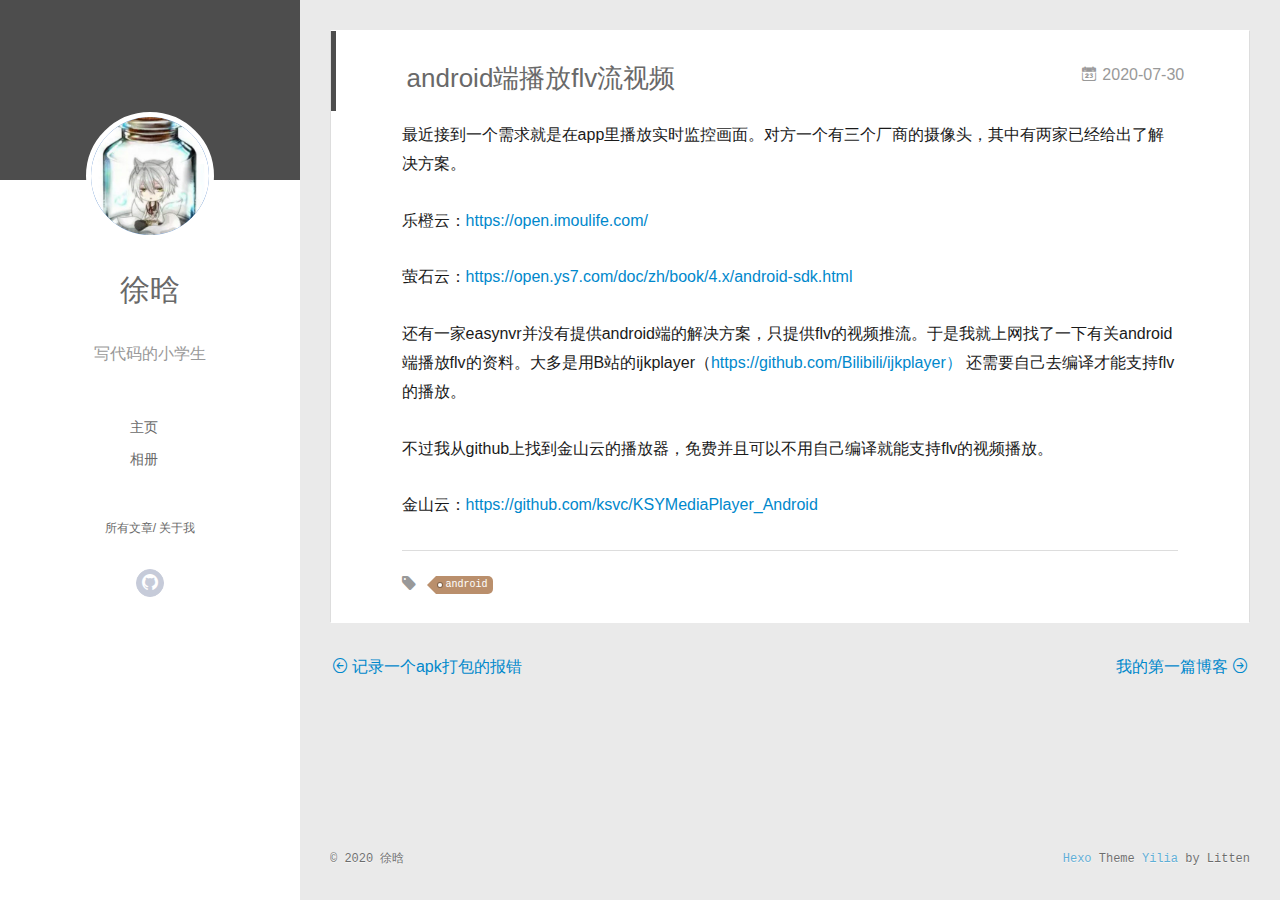
<file: 2020/07/30/android端播放flv流视频/index.html>
<!DOCTYPE html>
<html>
<head>
  <meta charset="utf-8">
  
  <meta name="renderer" content="webkit">
  <meta http-equiv="X-UA-Compatible" content="IE=edge" >
  <link rel="dns-prefetch" href="http://xuhan123.cn">
  <title>android端播放flv流视频 | 徐晗的博客</title>
  <meta name="viewport" content="width=device-width, initial-scale=1, maximum-scale=1">
  <meta name="description" content="最近接到一个需求就是在app里播放实时监控画面。对方一个有三个厂商的摄像头，其中有两家已经给出了解决方案。 乐橙云：https:&#x2F;&#x2F;open.imoulife.com&#x2F; 萤石云：https:&#x2F;&#x2F;open.ys7.com&#x2F;doc&#x2F;zh&#x2F;book&#x2F;4.x&#x2F;android-sdk.html  还有一家easynvr并没有提供android端的解决方案，只提供flv的视频推流。于是我就上网找了一下有关an">
<meta property="og:type" content="article">
<meta property="og:title" content="android端播放flv流视频">
<meta property="og:url" content="http://xuhan123.cn/2020/07/30/android%E7%AB%AF%E6%92%AD%E6%94%BEflv%E6%B5%81%E8%A7%86%E9%A2%91/index.html">
<meta property="og:site_name" content="徐晗的博客">
<meta property="og:description" content="最近接到一个需求就是在app里播放实时监控画面。对方一个有三个厂商的摄像头，其中有两家已经给出了解决方案。 乐橙云：https:&#x2F;&#x2F;open.imoulife.com&#x2F; 萤石云：https:&#x2F;&#x2F;open.ys7.com&#x2F;doc&#x2F;zh&#x2F;book&#x2F;4.x&#x2F;android-sdk.html  还有一家easynvr并没有提供android端的解决方案，只提供flv的视频推流。于是我就上网找了一下有关an">
<meta property="og:locale" content="en_US">
<meta property="article:published_time" content="2020-07-30T02:08:22.000Z">
<meta property="article:modified_time" content="2020-08-17T08:07:20.748Z">
<meta property="article:author" content="徐晗">
<meta property="article:tag" content="android">
<meta name="twitter:card" content="summary">
  
  
    <link rel="icon" href="/assets/img/favicon.ico">
  
  <link rel="stylesheet" type="text/css" href="/./main.43a13c.css">
  <style type="text/css">
  
    #container.show {
      background: linear-gradient(200deg,#a0cfe4,#e8c37e);
    }
  </style>
  

  
<script>
var _hmt = _hmt || [];
(function() {
	var hm = document.createElement("script");
	hm.src = "https://hm.baidu.com/hm.js?a30844fa2bcbce0a9e001fe06cefeddf";
	var s = document.getElementsByTagName("script")[0]; 
	s.parentNode.insertBefore(hm, s);
})();
</script>


  
<meta name="keywords" content="前端,js,jquery,java,javascript,html5,开发者,android,极客,编程,代码,开源,html,css,css3,用户体验,闲聊">

<meta name="generator" content="Hexo 4.2.1"></head>

<body>
  <div id="container" q-class="show:isCtnShow">
    <canvas id="anm-canvas" class="anm-canvas"></canvas>
    <div class="left-col" q-class="show:isShow">
      
<div class="overlay" style="background: #4d4d4d"></div>
<div class="intrude-less">
	<header id="header" class="inner">
		<a href="" class="profilepic">
			<img src="/assets/img/avatar.jpg" class="js-avatar">
		</a>
		<hgroup>
		  <h1 class="header-author"><a href="">徐晗</a></h1>
		</hgroup>
		
		<p class="header-subtitle">写代码的小学生</p>
		

		<nav class="header-menu">
			<ul>
			
				<li><a href="../../../../index.html">主页</a></li>
	        
				<li><a href="../../../../photos">相册</a></li>
	        
			</ul>
		</nav>
		<nav class="header-smart-menu">
    		
    			
    			<a q-on="click: openSlider(e, 'innerArchive')" href="javascript:void(0)">所有文章</a>
    			
            
    			
            
    			
    			<a q-on="click: openSlider(e, 'aboutme')" href="javascript:void(0)">关于我</a>
    			
            
		</nav>
		<nav class="header-nav">
			<div class="social">
				
					<a class="github" target="_blank" href="../../../../https:/github.com/user-xuhan" title="github"><i class="icon-github"></i></a>
		        
			</div>
		</nav>
	</header>		
</div>

    </div>
    <div class="mid-col" q-class="show:isShow,hide:isShow|isFalse">
      
<nav id="mobile-nav">
  	<div class="overlay js-overlay" style="background: #4d4d4d"></div>
	<div class="btnctn js-mobile-btnctn">
  		<div class="slider-trigger list" q-on="click: openSlider(e)"><i class="icon icon-sort"></i></div>
	</div>
	<div class="intrude-less">
		<header id="header" class="inner">
			<div class="profilepic">
				<img src="/assets/img/avatar.jpg" class="js-avatar">
			</div>
			<hgroup>
			  <h1 class="header-author js-header-author">徐晗</h1>
			</hgroup>
			
			<p styoe="align-center" class="header-subtitle">写代码的小学生</p>
			
			
			
				
			
				
			
			
			
			<nav class="header-nav">
				<div class="social">
					
						<a class="github" target="_blank" href="../../../../https:/github.com/user-xuhan" title="github"><i class="icon-github"></i></a>
			        
				</div>
			</nav>

			<nav class="header-menu js-header-menu">
				<ul style="width: 50%">
				
				
					<li style="width: 50%"><a href="../../../../index.html">主页</a></li>
		        
					<li style="width: 50%"><a href="../../../../photos">相册</a></li>
		        
				</ul>
			</nav>
		</header>				
	</div>
	<div class="mobile-mask" style="display:none" q-show="isShow"></div>
</nav>

      <div id="wrapper" class="body-wrap">
        <div class="menu-l">
          <div class="canvas-wrap">
            <canvas data-colors="#eaeaea" data-sectionHeight="100" data-contentId="js-content" id="myCanvas1" class="anm-canvas"></canvas>
          </div>
          <div id="js-content" class="content-ll">
            <article id="post-android端播放flv流视频" class="article article-type-post " itemscope itemprop="blogPost">
  <div class="article-inner">
    
      <header class="article-header">
        
  
    <h1 class="article-title" itemprop="name">
      android端播放flv流视频
    </h1>
  

        
        <a href="" class="archive-article-date">
  	<time datetime="2020-07-30T02:08:22.000Z" itemprop="datePublished"><i class="icon-calendar icon"></i>2020-07-30</time>
</a>
        
      </header>
    
    <div class="article-entry" itemprop="articleBody">
      
        <p>最近接到一个需求就是在app里播放实时监控画面。对方一个有三个厂商的摄像头，其中有两家已经给出了解决方案。</p>
<p>乐橙云：<a href="https://open.imoulife.com/" target="_blank" rel="noopener">https://open.imoulife.com/</a></p>
<p>萤石云：<a href="https://open.ys7.com/doc/zh/book/4.x/android-sdk.html" target="_blank" rel="noopener">https://open.ys7.com/doc/zh/book/4.x/android-sdk.html</a> </p>
<p>还有一家easynvr并没有提供android端的解决方案，只提供flv的视频推流。于是我就上网找了一下有关android端播放flv的资料。大多是用B站的ijkplayer（<a href="https://github.com/Bilibili/ijkplayer）" target="_blank" rel="noopener">https://github.com/Bilibili/ijkplayer）</a> 还需要自己去编译才能支持flv的播放。</p>
<a id="more"></a>

<p>不过我从github上找到金山云的播放器，免费并且可以不用自己编译就能支持flv的视频播放。</p>
<p>金山云：<a href="https://github.com/ksvc/KSYMediaPlayer_Android" target="_blank" rel="noopener">https://github.com/ksvc/KSYMediaPlayer_Android</a></p>

      

      
    </div>
    <div class="article-info article-info-index">
      
      
	<div class="article-tag tagcloud">
		<i class="icon-price-tags icon"></i>
		<ul class="article-tag-list">
			 
        		<li class="article-tag-list-item">
        			<a href="javascript:void(0)" class="js-tag article-tag-list-link color3">android</a>
        		</li>
      		
		</ul>
	</div>

      

      

      
      <div class="clearfix"></div>
    </div>
  </div>
</article>

  
<nav id="article-nav">
  
    <a href="../../../08/19/%E8%AE%B0%E5%BD%95%E4%B8%80%E4%B8%AAapk%E6%89%93%E5%8C%85%E7%9A%84%E6%8A%A5%E9%94%99/" id="article-nav-newer" class="article-nav-link-wrap">
      <i class="icon-circle-left"></i>
      <div class="article-nav-title">
        
          记录一个apk打包的报错
        
      </div>
    </a>
  
  
    <a href="../../29/%E6%88%91%E7%9A%84%E7%AC%AC%E4%B8%80%E7%AF%87%E5%8D%9A%E5%AE%A2/" id="article-nav-older" class="article-nav-link-wrap">
      <div class="article-nav-title">我的第一篇博客</div>
      <i class="icon-circle-right"></i>
    </a>
  
</nav>


<aside class="wrap-side-operation">
    <div class="mod-side-operation">
        
        <div class="jump-container" id="js-jump-container" style="display:none;">
            <a href="javascript:void(0)" class="mod-side-operation__jump-to-top">
                <i class="icon-font icon-back"></i>
            </a>
            <div id="js-jump-plan-container" class="jump-plan-container" style="top: -11px;">
                <i class="icon-font icon-plane jump-plane"></i>
            </div>
        </div>
        
        
    </div>
</aside>



  
  
  

  

  

  


          </div>
        </div>
      </div>
      <footer id="footer">
  <div class="outer">
    <div id="footer-info">
    	<div class="footer-left">
    		&copy; 2020 徐晗
    	</div>
      	<div class="footer-right">
      		<a href="http://hexo.io/" target="_blank">Hexo</a>  Theme <a href="https://github.com/litten/hexo-theme-yilia" target="_blank">Yilia</a> by Litten
      	</div>
    </div>
  </div>
</footer>
    </div>
    <script>
	var yiliaConfig = {
		mathjax: false,
		isHome: false,
		isPost: true,
		isArchive: false,
		isTag: false,
		isCategory: false,
		open_in_new: true,
		toc_hide_index: true,
		root: "/",
		innerArchive: true,
		showTags: false
	}
</script>

<script>!function(r){function e(t){if(i[t])return i[t].exports;var n=i[t]={exports:{},id:t,loaded:!1};return r[t].call(n.exports,n,n.exports,e),n.loaded=!0,n.exports}var i={};e.m=r,e.c=i,e.p="./",e(0)}([function(t,n,r){r(220),t.exports=r(216)},function(t,n,r){var d=r(6),y=r(58),g=r(40),x=r(41),b=r(59),m="prototype",S=function(t,n,r){var e,i,o,u,c=t&S.F,f=t&S.G,a=t&S.S,s=t&S.P,l=t&S.B,h=f?d:a?d[n]||(d[n]={}):(d[n]||{})[m],v=f?y:y[n]||(y[n]={}),p=v[m]||(v[m]={});for(e in f&&(r=n),r)o=((i=!c&&h&&void 0!==h[e])?h:r)[e],u=l&&i?b(o,d):s&&"function"==typeof o?b(Function.call,o):o,h&&x(h,e,o,t&S.U),v[e]!=o&&g(v,e,u),s&&p[e]!=o&&(p[e]=o)};d.core=y,S.F=1,S.G=2,S.S=4,S.P=8,S.B=16,S.W=32,S.U=64,S.R=128,t.exports=S},function(t,n){var r=t.exports="undefined"!=typeof window&&window.Math==Math?window:"undefined"!=typeof self&&self.Math==Math?self:Function("return this")();"number"==typeof __g&&(__g=r)},function(t,n,r){var e=r(9);t.exports=function(t){if(!e(t))throw TypeError(t+" is not an object!");return t}},function(t,n){var r=t.exports={version:"2.6.0"};"number"==typeof __e&&(__e=r)},function(t,n,r){var e=r(34)("wks"),i=r(24),o=r(2).Symbol,u="function"==typeof o;(t.exports=function(t){return e[t]||(e[t]=u&&o[t]||(u?o:i)("Symbol."+t))}).store=e},function(t,n){var r=t.exports="undefined"!=typeof window&&window.Math==Math?window:"undefined"!=typeof self&&self.Math==Math?self:Function("return this")();"number"==typeof __g&&(__g=r)},function(t,n){var r={}.hasOwnProperty;t.exports=function(t,n){return r.call(t,n)}},function(t,n){t.exports=function(t){try{return!!t()}catch(t){return!0}}},function(t,n){t.exports=function(t){return"object"==typeof t?null!==t:"function"==typeof t}},function(t,n,r){t.exports=!r(18)(function(){return 7!=Object.defineProperty({},"a",{get:function(){return 7}}).a})},function(t,n,r){var e=r(15),i=r(51),o=r(36),u=Object.defineProperty;n.f=r(10)?Object.defineProperty:function(t,n,r){if(e(t),n=o(n,!0),e(r),i)try{return u(t,n,r)}catch(t){}if("get"in r||"set"in r)throw TypeError("Accessors not supported!");return"value"in r&&(t[n]=r.value),t}},function(t,n,r){var e=r(11),i=r(23);t.exports=r(10)?function(t,n,r){return e.f(t,n,i(1,r))}:function(t,n,r){return t[n]=r,t}},function(t,n){t.exports=function(t){return"object"==typeof t?null!==t:"function"==typeof t}},function(t,n,r){var e=r(75),i=r(31);t.exports=function(t){return e(i(t))}},function(t,n,r){var e=r(13);t.exports=function(t){if(!e(t))throw TypeError(t+" is not an object!");return t}},function(t,n,r){var e=r(131)("wks"),i=r(110),o=r(6).Symbol,u="function"==typeof o;(t.exports=function(t){return e[t]||(e[t]=u&&o[t]||(u?o:i)("Symbol."+t))}).store=e},function(t,n,r){var e=r(61),i=Math.min;t.exports=function(t){return 0<t?i(e(t),9007199254740991):0}},function(t,n){t.exports=function(t){try{return!!t()}catch(t){return!0}}},function(t,n,r){t.exports=!r(8)(function(){return 7!=Object.defineProperty({},"a",{get:function(){return 7}}).a})},function(t,n,r){var e=r(3),i=r(185),o=r(68),u=Object.defineProperty;n.f=r(19)?Object.defineProperty:function(t,n,r){if(e(t),n=o(n,!0),e(r),i)try{return u(t,n,r)}catch(t){}if("get"in r||"set"in r)throw TypeError("Accessors not supported!");return"value"in r&&(t[n]=r.value),t}},function(t,n,r){var d=r(2),y=r(4),g=r(50),x=r(12),b=r(7),m="prototype",S=function(t,n,r){var e,i,o,u=t&S.F,c=t&S.G,f=t&S.S,a=t&S.P,s=t&S.B,l=t&S.W,h=c?y:y[n]||(y[n]={}),v=h[m],p=c?d:f?d[n]:(d[n]||{})[m];for(e in c&&(r=n),r)(i=!u&&p&&void 0!==p[e])&&b(h,e)||(o=i?p[e]:r[e],h[e]=c&&"function"!=typeof p[e]?r[e]:s&&i?g(o,d):l&&p[e]==o?function(e){var t=function(t,n,r){if(this instanceof e){switch(arguments.length){case 0:return new e;case 1:return new e(t);case 2:return new e(t,n)}return new e(t,n,r)}return e.apply(this,arguments)};return t[m]=e[m],t}(o):a&&"function"==typeof o?g(Function.call,o):o,a&&((h.virtual||(h.virtual={}))[e]=o,t&S.R&&v&&!v[e]&&x(v,e,o)))};S.F=1,S.G=2,S.S=4,S.P=8,S.B=16,S.W=32,S.U=64,S.R=128,t.exports=S},function(t,n){t.exports=!0},function(t,n){t.exports=function(t,n){return{enumerable:!(1&t),configurable:!(2&t),writable:!(4&t),value:n}}},function(t,n){var r=0,e=Math.random();t.exports=function(t){return"Symbol(".concat(void 0===t?"":t,")_",(++r+e).toString(36))}},function(t,n,r){var e=r(66);t.exports=function(t){return Object(e(t))}},function(t,n){t.exports={}},function(t,n,r){var e=r(54),i=r(32);t.exports=Object.keys||function(t){return e(t,i)}},function(t,n){n.f={}.propertyIsEnumerable},function(t,n,r){var e=r(11).f,i=r(7),o=r(5)("toStringTag");t.exports=function(t,n,r){t&&!i(t=r?t:t.prototype,o)&&e(t,o,{configurable:!0,value:n})}},function(t,n,r){n.f=r(5)},function(t,n){t.exports=function(t){if(null==t)throw TypeError("Can't call method on  "+t);return t}},function(t,n){t.exports="constructor,hasOwnProperty,isPrototypeOf,propertyIsEnumerable,toLocaleString,toString,valueOf".split(",")},function(t,n,r){var e=r(34)("keys"),i=r(24);t.exports=function(t){return e[t]||(e[t]=i(t))}},function(t,n,r){var e=r(4),i=r(2),o="__core-js_shared__",u=i[o]||(i[o]={});(t.exports=function(t,n){return u[t]||(u[t]=void 0!==n?n:{})})("versions",[]).push({version:e.version,mode:r(22)?"pure":"global",copyright:"© 2018 Denis Pushkarev (zloirock.ru)"})},function(t,n){var r=Math.ceil,e=Math.floor;t.exports=function(t){return isNaN(t=+t)?0:(0<t?e:r)(t)}},function(t,n,r){var i=r(13);t.exports=function(t,n){if(!i(t))return t;var r,e;if(n&&"function"==typeof(r=t.toString)&&!i(e=r.call(t)))return e;if("function"==typeof(r=t.valueOf)&&!i(e=r.call(t)))return e;if(!n&&"function"==typeof(r=t.toString)&&!i(e=r.call(t)))return e;throw TypeError("Can't convert object to primitive value")}},function(t,n,r){var e=r(2),i=r(4),o=r(22),u=r(30),c=r(11).f;t.exports=function(t){var n=i.Symbol||(i.Symbol=o?{}:e.Symbol||{});"_"==t.charAt(0)||t in n||c(n,t,{value:u.f(t)})}},function(t,n){t.exports=function(t){if("function"!=typeof t)throw TypeError(t+" is not a function!");return t}},function(t,n){var r={}.toString;t.exports=function(t){return r.call(t).slice(8,-1)}},function(t,n,r){var e=r(20),i=r(106);t.exports=r(19)?function(t,n,r){return e.f(t,n,i(1,r))}:function(t,n,r){return t[n]=r,t}},function(t,n,r){var o=r(6),u=r(40),c=r(46),f=r(110)("src"),e="toString",i=Function[e],a=(""+i).split(e);r(58).inspectSource=function(t){return i.call(t)},(t.exports=function(t,n,r,e){var i="function"==typeof r;i&&(c(r,"name")||u(r,"name",n)),t[n]!==r&&(i&&(c(r,f)||u(r,f,t[n]?""+t[n]:a.join(String(n)))),t===o?t[n]=r:e?t[n]?t[n]=r:u(t,n,r):(delete t[n],u(t,n,r)))})(Function.prototype,e,function(){return"function"==typeof this&&this[f]||i.call(this)})},function(t,n,r){var e=r(1),i=r(8),u=r(66),c=/"/g,o=function(t,n,r,e){var i=String(u(t)),o="<"+n;return""!==r&&(o+=" "+r+'="'+String(e).replace(c,"&quot;")+'"'),o+">"+i+"</"+n+">"};t.exports=function(n,t){var r={};r[n]=t(o),e(e.P+e.F*i(function(){var t=""[n]('"');return t!==t.toLowerCase()||3<t.split('"').length}),"String",r)}},function(t,n,r){var e=r(13),i=r(2).document,o=e(i)&&e(i.createElement);t.exports=function(t){return o?i.createElement(t):{}}},function(t,n,e){var i=e(15),o=e(92),u=e(32),c=e(33)("IE_PROTO"),f=function(){},a="prototype",s=function(){var t,n=e(43)("iframe"),r=u.length;for(n.style.display="none",e(74).appendChild(n),n.src="javascript:",(t=n.contentWindow.document).open(),t.write("<script>document.F=Object<\/script>"),t.close(),s=t.F;r--;)delete s[a][u[r]];return s()};t.exports=Object.create||function(t,n){var r;return null!==t?(f[a]=i(t),r=new f,f[a]=null,r[c]=t):r=s(),void 0===n?r:o(r,n)}},function(t,n){n.f=Object.getOwnPropertySymbols},function(t,n){var r={}.hasOwnProperty;t.exports=function(t,n){return r.call(t,n)}},function(t,n,r){var e=r(118),i=r(106),o=r(49),u=r(68),c=r(46),f=r(185),a=Object.getOwnPropertyDescriptor;n.f=r(19)?a:function(t,n){if(t=o(t),n=u(n,!0),f)try{return a(t,n)}catch(t){}if(c(t,n))return i(!e.f.call(t,n),t[n])}},function(t,n,r){var e=r(46),i=r(25),o=r(160)("IE_PROTO"),u=Object.prototype;t.exports=Object.getPrototypeOf||function(t){return t=i(t),e(t,o)?t[o]:"function"==typeof t.constructor&&t instanceof t.constructor?t.constructor.prototype:t instanceof Object?u:null}},function(t,n,r){var e=r(117),i=r(66);t.exports=function(t){return e(i(t))}},function(t,n,r){var o=r(62);t.exports=function(e,i,t){if(o(e),void 0===i)return e;switch(t){case 1:return function(t){return e.call(i,t)};case 2:return function(t,n){return e.call(i,t,n)};case 3:return function(t,n,r){return e.call(i,t,n,r)}}return function(){return e.apply(i,arguments)}}},function(t,n,r){t.exports=!r(10)&&!r(18)(function(){return 7!=Object.defineProperty(r(43)("div"),"a",{get:function(){return 7}}).a})},function(t,n,r){"use strict";var b=r(22),m=r(21),S=r(55),w=r(12),_=r(26),O=r(90),E=r(29),M=r(77),P=r(5)("iterator"),j=!([].keys&&"next"in[].keys()),F="values",A=function(){return this};t.exports=function(t,n,r,e,i,o,u){O(r,n,e);var c,f,a,s=function(t){if(!j&&t in p)return p[t];switch(t){case"keys":case F:return function(){return new r(this,t)}}return function(){return new r(this,t)}},l=n+" Iterator",h=i==F,v=!1,p=t.prototype,d=p[P]||p["@@iterator"]||i&&p[i],y=d||s(i),g=i?h?s("entries"):y:void 0,x="Array"==n&&p.entries||d;if(x&&((a=M(x.call(new t)))!==Object.prototype&&a.next&&(E(a,l,!0),b||"function"==typeof a[P]||w(a,P,A))),h&&d&&d.name!==F&&(v=!0,y=function(){return d.call(this)}),b&&!u||!j&&!v&&p[P]||w(p,P,y),_[n]=y,_[l]=A,i)if(c={values:h?y:s(F),keys:o?y:s("keys"),entries:g},u)for(f in c)f in p||S(p,f,c[f]);else m(m.P+m.F*(j||v),n,c);return c}},function(t,n,r){var e=r(54),i=r(32).concat("length","prototype");n.f=Object.getOwnPropertyNames||function(t){return e(t,i)}},function(t,n,r){var u=r(7),c=r(14),f=r(87)(!1),a=r(33)("IE_PROTO");t.exports=function(t,n){var r,e=c(t),i=0,o=[];for(r in e)r!=a&&u(e,r)&&o.push(r);for(;n.length>i;)u(e,r=n[i++])&&(~f(o,r)||o.push(r));return o}},function(t,n,r){t.exports=r(12)},function(t,n,r){var e=r(31);t.exports=function(t){return Object(e(t))}},function(t,n){var r={}.toString;t.exports=function(t){return r.call(t).slice(8,-1)}},function(t,n){var r=t.exports={version:"2.6.0"};"number"==typeof __e&&(__e=r)},function(t,n,r){var o=r(38);t.exports=function(e,i,t){if(o(e),void 0===i)return e;switch(t){case 1:return function(t){return e.call(i,t)};case 2:return function(t,n){return e.call(i,t,n)};case 3:return function(t,n,r){return e.call(i,t,n,r)}}return function(){return e.apply(i,arguments)}}},function(t,n,r){"use strict";var e=r(8);t.exports=function(t,n){return!!t&&e(function(){n?t.call(null,function(){},1):t.call(null)})}},function(t,n){var r=Math.ceil,e=Math.floor;t.exports=function(t){return isNaN(t=+t)?0:(0<t?e:r)(t)}},function(t,n){t.exports=function(t){if("function"!=typeof t)throw TypeError(t+" is not a function!");return t}},function(t,n,r){"use strict";var e=r(95)(!0);r(52)(String,"String",function(t){this._t=String(t),this._i=0},function(){var t,n=this._t,r=this._i;return r>=n.length?{value:void 0,done:!0}:(t=e(n,r),this._i+=t.length,{value:t,done:!1})})},function(t,n,r){r(97);for(var e=r(2),i=r(12),o=r(26),u=r(5)("toStringTag"),c="CSSRuleList,CSSStyleDeclaration,CSSValueList,ClientRectList,DOMRectList,DOMStringList,DOMTokenList,DataTransferItemList,FileList,HTMLAllCollection,HTMLCollection,HTMLFormElement,HTMLSelectElement,MediaList,MimeTypeArray,NamedNodeMap,NodeList,PaintRequestList,Plugin,PluginArray,SVGLengthList,SVGNumberList,SVGPathSegList,SVGPointList,SVGStringList,SVGTransformList,SourceBufferList,StyleSheetList,TextTrackCueList,TextTrackList,TouchList".split(","),f=0;f<c.length;f++){var a=c[f],s=e[a],l=s&&s.prototype;l&&!l[u]&&i(l,u,a),o[a]=o.Array}},function(t,n,r){var b=r(59),m=r(117),S=r(25),w=r(17),e=r(144);t.exports=function(l,t){var h=1==l,v=2==l,p=3==l,d=4==l,y=6==l,g=5==l||y,x=t||e;return function(t,n,r){for(var e,i,o=S(t),u=m(o),c=b(n,r,3),f=w(u.length),a=0,s=h?x(t,f):v?x(t,0):void 0;a<f;a++)if((g||a in u)&&(i=c(e=u[a],a,o),l))if(h)s[a]=i;else if(i)switch(l){case 3:return!0;case 5:return e;case 6:return a;case 2:s.push(e)}else if(d)return!1;return y?-1:p||d?d:s}}},function(t,n){t.exports=function(t){if(null==t)throw TypeError("Can't call method on  "+t);return t}},function(t,n,r){var i=r(1),o=r(58),u=r(8);t.exports=function(t,n){var r=(o.Object||{})[t]||Object[t],e={};e[t]=n(r),i(i.S+i.F*u(function(){r(1)}),"Object",e)}},function(t,n,r){var i=r(9);t.exports=function(t,n){if(!i(t))return t;var r,e;if(n&&"function"==typeof(r=t.toString)&&!i(e=r.call(t)))return e;if("function"==typeof(r=t.valueOf)&&!i(e=r.call(t)))return e;if(!n&&"function"==typeof(r=t.toString)&&!i(e=r.call(t)))return e;throw TypeError("Can't convert object to primitive value")}},function(t,n,r){var e=r(28),i=r(23),o=r(14),u=r(36),c=r(7),f=r(51),a=Object.getOwnPropertyDescriptor;n.f=r(10)?a:function(t,n){if(t=o(t),n=u(n,!0),f)try{return a(t,n)}catch(t){}if(c(t,n))return i(!e.f.call(t,n),t[n])}},function(t,n,r){var o=r(207),e=r(1),i=r(131)("metadata"),u=i.store||(i.store=new(r(211))),c=function(t,n,r){var e=u.get(t);if(!e){if(!r)return;u.set(t,e=new o)}var i=e.get(n);if(!i){if(!r)return;e.set(n,i=new o)}return i};t.exports={store:u,map:c,has:function(t,n,r){var e=c(n,r,!1);return void 0!==e&&e.has(t)},get:function(t,n,r){var e=c(n,r,!1);return void 0===e?void 0:e.get(t)},set:function(t,n,r,e){c(r,e,!0).set(t,n)},keys:function(t,n){var r=c(t,n,!1),e=[];return r&&r.forEach(function(t,n){e.push(n)}),e},key:function(t){return void 0===t||"symbol"==typeof t?t:String(t)},exp:function(t){e(e.S,"Reflect",t)}}},function(t,n,r){"use strict";if(r(19)){var g=r(81),x=r(6),b=r(8),m=r(1),S=r(133),e=r(165),h=r(59),w=r(101),i=r(106),_=r(40),o=r(107),u=r(61),O=r(17),E=r(205),c=r(109),f=r(68),a=r(46),M=r(111),P=r(9),v=r(25),p=r(151),j=r(103),F=r(48),A=r(104).f,d=r(167),s=r(110),l=r(16),y=r(65),I=r(120),L=r(119),N=r(168),T=r(112),k=r(125),R=r(108),C=r(143),D=r(177),G=r(20),W=r(47),U=G.f,V=W.f,B=x.RangeError,q=x.TypeError,z=x.Uint8Array,H="ArrayBuffer",K="Shared"+H,J="BYTES_PER_ELEMENT",$="prototype",Y=Array[$],X=e.ArrayBuffer,Q=e.DataView,Z=y(0),tt=y(2),nt=y(3),rt=y(4),et=y(5),it=y(6),ot=I(!0),ut=I(!1),ct=N.values,ft=N.keys,at=N.entries,st=Y.lastIndexOf,lt=Y.reduce,ht=Y.reduceRight,vt=Y.join,pt=Y.sort,dt=Y.slice,yt=Y.toString,gt=Y.toLocaleString,xt=l("iterator"),bt=l("toStringTag"),mt=s("typed_constructor"),St=s("def_constructor"),wt=S.CONSTR,_t=S.TYPED,Ot=S.VIEW,Et="Wrong length!",Mt=y(1,function(t,n){return It(L(t,t[St]),n)}),Pt=b(function(){return 1===new z(new Uint16Array([1]).buffer)[0]}),jt=!!z&&!!z[$].set&&b(function(){new z(1).set({})}),Ft=function(t,n){var r=u(t);if(r<0||r%n)throw B("Wrong offset!");return r},At=function(t){if(P(t)&&_t in t)return t;throw q(t+" is not a typed array!")},It=function(t,n){if(!(P(t)&&mt in t))throw q("It is not a typed array constructor!");return new t(n)},Lt=function(t,n){return Nt(L(t,t[St]),n)},Nt=function(t,n){for(var r=0,e=n.length,i=It(t,e);r<e;)i[r]=n[r++];return i},Tt=function(t,n,r){U(t,n,{get:function(){return this._d[r]}})},kt=function(t){var n,r,e,i,o,u,c=v(t),f=arguments.length,a=1<f?arguments[1]:void 0,s=void 0!==a,l=d(c);if(null!=l&&!p(l)){for(u=l.call(c),e=[],n=0;!(o=u.next()).done;n++)e.push(o.value);c=e}for(s&&2<f&&(a=h(a,arguments[2],2)),n=0,r=O(c.length),i=It(this,r);n<r;n++)i[n]=s?a(c[n],n):c[n];return i},Rt=function(){for(var t=0,n=arguments.length,r=It(this,n);t<n;)r[t]=arguments[t++];return r},Ct=!!z&&b(function(){gt.call(new z(1))}),Dt=function(){return gt.apply(Ct?dt.call(At(this)):At(this),arguments)},Gt={copyWithin:function(t,n){return D.call(At(this),t,n,2<arguments.length?arguments[2]:void 0)},every:function(t){return rt(At(this),t,1<arguments.length?arguments[1]:void 0)},fill:function(t){return C.apply(At(this),arguments)},filter:function(t){return Lt(this,tt(At(this),t,1<arguments.length?arguments[1]:void 0))},find:function(t){return et(At(this),t,1<arguments.length?arguments[1]:void 0)},findIndex:function(t){return it(At(this),t,1<arguments.length?arguments[1]:void 0)},forEach:function(t){Z(At(this),t,1<arguments.length?arguments[1]:void 0)},indexOf:function(t){return ut(At(this),t,1<arguments.length?arguments[1]:void 0)},includes:function(t){return ot(At(this),t,1<arguments.length?arguments[1]:void 0)},join:function(t){return vt.apply(At(this),arguments)},lastIndexOf:function(t){return st.apply(At(this),arguments)},map:function(t){return Mt(At(this),t,1<arguments.length?arguments[1]:void 0)},reduce:function(t){return lt.apply(At(this),arguments)},reduceRight:function(t){return ht.apply(At(this),arguments)},reverse:function(){for(var t,n=this,r=At(n).length,e=Math.floor(r/2),i=0;i<e;)t=n[i],n[i++]=n[--r],n[r]=t;return n},some:function(t){return nt(At(this),t,1<arguments.length?arguments[1]:void 0)},sort:function(t){return pt.call(At(this),t)},subarray:function(t,n){var r=At(this),e=r.length,i=c(t,e);return new(L(r,r[St]))(r.buffer,r.byteOffset+i*r.BYTES_PER_ELEMENT,O((void 0===n?e:c(n,e))-i))}},Wt=function(t,n){return Lt(this,dt.call(At(this),t,n))},Ut=function(t){At(this);var n=Ft(arguments[1],1),r=this.length,e=v(t),i=O(e.length),o=0;if(r<i+n)throw B(Et);for(;o<i;)this[n+o]=e[o++]},Vt={entries:function(){return at.call(At(this))},keys:function(){return ft.call(At(this))},values:function(){return ct.call(At(this))}},Bt=function(t,n){return P(t)&&t[_t]&&"symbol"!=typeof n&&n in t&&String(+n)==String(n)},qt=function(t,n){return Bt(t,n=f(n,!0))?i(2,t[n]):V(t,n)},zt=function(t,n,r){return!(Bt(t,n=f(n,!0))&&P(r)&&a(r,"value"))||a(r,"get")||a(r,"set")||r.configurable||a(r,"writable")&&!r.writable||a(r,"enumerable")&&!r.enumerable?U(t,n,r):(t[n]=r.value,t)};wt||(W.f=qt,G.f=zt),m(m.S+m.F*!wt,"Object",{getOwnPropertyDescriptor:qt,defineProperty:zt}),b(function(){yt.call({})})&&(yt=gt=function(){return vt.call(this)});var Ht=o({},Gt);o(Ht,Vt),_(Ht,xt,Vt.values),o(Ht,{slice:Wt,set:Ut,constructor:function(){},toString:yt,toLocaleString:Dt}),Tt(Ht,"buffer","b"),Tt(Ht,"byteOffset","o"),Tt(Ht,"byteLength","l"),Tt(Ht,"length","e"),U(Ht,bt,{get:function(){return this[_t]}}),t.exports=function(t,l,n,o){var h=t+((o=!!o)?"Clamped":"")+"Array",r="get"+t,u="set"+t,v=x[h],c=v||{},e=v&&F(v),i=!v||!S.ABV,f={},a=v&&v[$],p=function(t,i){U(t,i,{get:function(){return t=i,(n=this._d).v[r](t*l+n.o,Pt);var t,n},set:function(t){return n=i,r=t,e=this._d,o&&(r=(r=Math.round(r))<0?0:255<r?255:255&r),void e.v[u](n*l+e.o,r,Pt);var n,r,e},enumerable:!0})};i?(v=n(function(t,n,r,e){w(t,v,h,"_d");var i,o,u,c,f=0,a=0;if(P(n)){if(!(n instanceof X||(c=M(n))==H||c==K))return _t in n?Nt(v,n):kt.call(v,n);i=n,a=Ft(r,l);var s=n.byteLength;if(void 0===e){if(s%l)throw B(Et);if((o=s-a)<0)throw B(Et)}else if(s<(o=O(e)*l)+a)throw B(Et);u=o/l}else u=E(n),i=new X(o=u*l);for(_(t,"_d",{b:i,o:a,l:o,e:u,v:new Q(i)});f<u;)p(t,f++)}),a=v[$]=j(Ht),_(a,"constructor",v)):b(function(){v(1)})&&b(function(){new v(-1)})&&k(function(t){new v,new v(null),new v(1.5),new v(t)},!0)||(v=n(function(t,n,r,e){var i;return w(t,v,h),P(n)?n instanceof X||(i=M(n))==H||i==K?void 0!==e?new c(n,Ft(r,l),e):void 0!==r?new c(n,Ft(r,l)):new c(n):_t in n?Nt(v,n):kt.call(v,n):new c(E(n))}),Z(e!==Function.prototype?A(c).concat(A(e)):A(c),function(t){t in v||_(v,t,c[t])}),v[$]=a,g||(a.constructor=v));var s=a[xt],d=!!s&&("values"==s.name||null==s.name),y=Vt.values;_(v,mt,!0),_(a,_t,h),_(a,Ot,!0),_(a,St,v),(o?new v(1)[bt]==h:bt in a)||U(a,bt,{get:function(){return h}}),f[h]=v,m(m.G+m.W+m.F*(v!=c),f),m(m.S,h,{BYTES_PER_ELEMENT:l}),m(m.S+m.F*b(function(){c.of.call(v,1)}),h,{from:kt,of:Rt}),J in a||_(a,J,l),m(m.P,h,Gt),R(h),m(m.P+m.F*jt,h,{set:Ut}),m(m.P+m.F*!d,h,Vt),g||a.toString==yt||(a.toString=yt),m(m.P+m.F*b(function(){new v(1).slice()}),h,{slice:Wt}),m(m.P+m.F*(b(function(){return[1,2].toLocaleString()!=new v([1,2]).toLocaleString()})||!b(function(){a.toLocaleString.call([1,2])})),h,{toLocaleString:Dt}),T[h]=d?s:y,g||d||_(a,xt,y)}}else t.exports=function(){}},function(t,n,r){t.exports={default:r(84),__esModule:!0}},function(t,n,r){t.exports={default:r(85),__esModule:!0}},function(t,n,r){var e=r(2).document;t.exports=e&&e.documentElement},function(t,n,r){var e=r(39);t.exports=Object("z").propertyIsEnumerable(0)?Object:function(t){return"String"==e(t)?t.split(""):Object(t)}},function(t,n,r){var e=r(24)("meta"),i=r(13),o=r(7),u=r(11).f,c=0,f=Object.isExtensible||function(){return!0},a=!r(18)(function(){return f(Object.preventExtensions({}))}),s=function(t){u(t,e,{value:{i:"O"+ ++c,w:{}}})},l=t.exports={KEY:e,NEED:!1,fastKey:function(t,n){if(!i(t))return"symbol"==typeof t?t:("string"==typeof t?"S":"P")+t;if(!o(t,e)){if(!f(t))return"F";if(!n)return"E";s(t)}return t[e].i},getWeak:function(t,n){if(!o(t,e)){if(!f(t))return!0;if(!n)return!1;s(t)}return t[e].w},onFreeze:function(t){return a&&l.NEED&&f(t)&&!o(t,e)&&s(t),t}}},function(t,n,r){var e=r(7),i=r(56),o=r(33)("IE_PROTO"),u=Object.prototype;t.exports=Object.getPrototypeOf||function(t){return t=i(t),e(t,o)?t[o]:"function"==typeof t.constructor&&t instanceof t.constructor?t.constructor.prototype:t instanceof Object?u:null}},function(t,n,r){var e=r(35),i=Math.min;t.exports=function(t){return 0<t?i(e(t),9007199254740991):0}},function(t,n){},function(t,n,r){var e=r(16)("unscopables"),i=Array.prototype;null==i[e]&&r(40)(i,e,{}),t.exports=function(t){i[e][t]=!0}},function(t,n){t.exports=!1},function(t,n,r){var e=r(110)("meta"),i=r(9),o=r(46),u=r(20).f,c=0,f=Object.isExtensible||function(){return!0},a=!r(8)(function(){return f(Object.preventExtensions({}))}),s=function(t){u(t,e,{value:{i:"O"+ ++c,w:{}}})},l=t.exports={KEY:e,NEED:!1,fastKey:function(t,n){if(!i(t))return"symbol"==typeof t?t:("string"==typeof t?"S":"P")+t;if(!o(t,e)){if(!f(t))return"F";if(!n)return"E";s(t)}return t[e].i},getWeak:function(t,n){if(!o(t,e)){if(!f(t))return!0;if(!n)return!1;s(t)}return t[e].w},onFreeze:function(t){return a&&l.NEED&&f(t)&&!o(t,e)&&s(t),t}}},function(t,n,r){"use strict";function e(t){return t&&t.__esModule?t:{default:t}}n.__esModule=!0;var i=e(r(73)),o=e(r(72)),u="function"==typeof o.default&&"symbol"==typeof i.default?function(t){return typeof t}:function(t){return t&&"function"==typeof o.default&&t.constructor===o.default&&t!==o.default.prototype?"symbol":typeof t};n.default="function"==typeof o.default&&"symbol"===u(i.default)?function(t){return void 0===t?"undefined":u(t)}:function(t){return t&&"function"==typeof o.default&&t.constructor===o.default&&t!==o.default.prototype?"symbol":void 0===t?"undefined":u(t)}},function(t,n,r){r(98),r(79),r(99),r(100),t.exports=r(4).Symbol},function(t,n,r){r(63),r(64),t.exports=r(30).f("iterator")},function(t,n){t.exports=function(){}},function(t,n,r){var f=r(14),a=r(78),s=r(96);t.exports=function(c){return function(t,n,r){var e,i=f(t),o=a(i.length),u=s(r,o);if(c&&n!=n){for(;u<o;)if((e=i[u++])!=e)return!0}else for(;u<o;u++)if((c||u in i)&&i[u]===n)return c||u||0;return!c&&-1}}},function(t,n,r){var c=r(27),f=r(45),a=r(28);t.exports=function(t){var n=c(t),r=f.f;if(r)for(var e,i=r(t),o=a.f,u=0;i.length>u;)o.call(t,e=i[u++])&&n.push(e);return n}},function(t,n,r){var e=r(39);t.exports=Array.isArray||function(t){return"Array"==e(t)}},function(t,n,r){"use strict";var e=r(44),i=r(23),o=r(29),u={};r(12)(u,r(5)("iterator"),function(){return this}),t.exports=function(t,n,r){t.prototype=e(u,{next:i(1,r)}),o(t,n+" Iterator")}},function(t,n){t.exports=function(t,n){return{value:n,done:!!t}}},function(t,n,r){var u=r(11),c=r(15),f=r(27);t.exports=r(10)?Object.defineProperties:function(t,n){c(t);for(var r,e=f(n),i=e.length,o=0;o<i;)u.f(t,r=e[o++],n[r]);return t}},function(t,n,r){var e=r(14),i=r(53).f,o={}.toString,u="object"==typeof window&&window&&Object.getOwnPropertyNames?Object.getOwnPropertyNames(window):[];t.exports.f=function(t){return u&&"[object Window]"==o.call(t)?function(t){try{return i(t)}catch(t){return u.slice()}}(t):i(e(t))}},,function(t,n,r){var f=r(35),a=r(31);t.exports=function(c){return function(t,n){var r,e,i=String(a(t)),o=f(n),u=i.length;return o<0||u<=o?c?"":void 0:(r=i.charCodeAt(o))<55296||56319<r||o+1===u||(e=i.charCodeAt(o+1))<56320||57343<e?c?i.charAt(o):r:c?i.slice(o,o+2):e-56320+(r-55296<<10)+65536}}},function(t,n,r){var e=r(35),i=Math.max,o=Math.min;t.exports=function(t,n){return(t=e(t))<0?i(t+n,0):o(t,n)}},function(t,n,r){"use strict";var e=r(86),i=r(91),o=r(26),u=r(14);t.exports=r(52)(Array,"Array",function(t,n){this._t=u(t),this._i=0,this._k=n},function(){var t=this._t,n=this._k,r=this._i++;return!t||r>=t.length?(this._t=void 0,i(1)):i(0,"keys"==n?r:"values"==n?t[r]:[r,t[r]])},"values"),o.Arguments=o.Array,e("keys"),e("values"),e("entries")},function(t,n,r){"use strict";var e=r(2),u=r(7),i=r(10),o=r(21),c=r(55),f=r(76).KEY,a=r(18),s=r(34),l=r(29),h=r(24),v=r(5),p=r(30),d=r(37),y=r(88),g=r(89),x=r(15),b=r(13),m=r(14),S=r(36),w=r(23),_=r(44),O=r(93),E=r(69),M=r(11),P=r(27),j=E.f,F=M.f,A=O.f,I=e.Symbol,L=e.JSON,N=L&&L.stringify,T="prototype",k=v("_hidden"),R=v("toPrimitive"),C={}.propertyIsEnumerable,D=s("symbol-registry"),G=s("symbols"),W=s("op-symbols"),U=Object[T],V="function"==typeof I,B=e.QObject,q=!B||!B[T]||!B[T].findChild,z=i&&a(function(){return 7!=_(F({},"a",{get:function(){return F(this,"a",{value:7}).a}})).a})?function(t,n,r){var e=j(U,n);e&&delete U[n],F(t,n,r),e&&t!==U&&F(U,n,e)}:F,H=function(t){var n=G[t]=_(I[T]);return n._k=t,n},K=V&&"symbol"==typeof I.iterator?function(t){return"symbol"==typeof t}:function(t){return t instanceof I},J=function(t,n,r){return t===U&&J(W,n,r),x(t),n=S(n,!0),x(r),u(G,n)?(r.enumerable?(u(t,k)&&t[k][n]&&(t[k][n]=!1),r=_(r,{enumerable:w(0,!1)})):(u(t,k)||F(t,k,w(1,{})),t[k][n]=!0),z(t,n,r)):F(t,n,r)},$=function(t,n){x(t);for(var r,e=y(n=m(n)),i=0,o=e.length;i<o;)J(t,r=e[i++],n[r]);return t},Y=function(t){var n=C.call(this,t=S(t,!0));return!(this===U&&u(G,t)&&!u(W,t))&&(!(n||!u(this,t)||!u(G,t)||u(this,k)&&this[k][t])||n)},X=function(t,n){if(t=m(t),n=S(n,!0),t!==U||!u(G,n)||u(W,n)){var r=j(t,n);return!r||!u(G,n)||u(t,k)&&t[k][n]||(r.enumerable=!0),r}},Q=function(t){for(var n,r=A(m(t)),e=[],i=0;r.length>i;)u(G,n=r[i++])||n==k||n==f||e.push(n);return e},Z=function(t){for(var n,r=t===U,e=A(r?W:m(t)),i=[],o=0;e.length>o;)!u(G,n=e[o++])||r&&!u(U,n)||i.push(G[n]);return i};V||(c((I=function(){if(this instanceof I)throw TypeError("Symbol is not a constructor!");var n=h(0<arguments.length?arguments[0]:void 0),r=function(t){this===U&&r.call(W,t),u(this,k)&&u(this[k],n)&&(this[k][n]=!1),z(this,n,w(1,t))};return i&&q&&z(U,n,{configurable:!0,set:r}),H(n)})[T],"toString",function(){return this._k}),E.f=X,M.f=J,r(53).f=O.f=Q,r(28).f=Y,r(45).f=Z,i&&!r(22)&&c(U,"propertyIsEnumerable",Y,!0),p.f=function(t){return H(v(t))}),o(o.G+o.W+o.F*!V,{Symbol:I});for(var tt="hasInstance,isConcatSpreadable,iterator,match,replace,search,species,split,toPrimitive,toStringTag,unscopables".split(","),nt=0;tt.length>nt;)v(tt[nt++]);for(var rt=P(v.store),et=0;rt.length>et;)d(rt[et++]);o(o.S+o.F*!V,"Symbol",{for:function(t){return u(D,t+="")?D[t]:D[t]=I(t)},keyFor:function(t){if(!K(t))throw TypeError(t+" is not a symbol!");for(var n in D)if(D[n]===t)return n},useSetter:function(){q=!0},useSimple:function(){q=!1}}),o(o.S+o.F*!V,"Object",{create:function(t,n){return void 0===n?_(t):$(_(t),n)},defineProperty:J,defineProperties:$,getOwnPropertyDescriptor:X,getOwnPropertyNames:Q,getOwnPropertySymbols:Z}),L&&o(o.S+o.F*(!V||a(function(){var t=I();return"[null]"!=N([t])||"{}"!=N({a:t})||"{}"!=N(Object(t))})),"JSON",{stringify:function(t){for(var n,r,e=[t],i=1;arguments.length>i;)e.push(arguments[i++]);if(r=n=e[1],(b(n)||void 0!==t)&&!K(t))return g(n)||(n=function(t,n){if("function"==typeof r&&(n=r.call(this,t,n)),!K(n))return n}),e[1]=n,N.apply(L,e)}}),I[T][R]||r(12)(I[T],R,I[T].valueOf),l(I,"Symbol"),l(Math,"Math",!0),l(e.JSON,"JSON",!0)},function(t,n,r){r(37)("asyncIterator")},function(t,n,r){r(37)("observable")},function(t,n){t.exports=function(t,n,r,e){if(!(t instanceof n)||void 0!==e&&e in t)throw TypeError(r+": incorrect invocation!");return t}},function(t,n,r){var h=r(59),v=r(188),p=r(151),d=r(3),y=r(17),g=r(167),x={},b={};(n=t.exports=function(t,n,r,e,i){var o,u,c,f,a=i?function(){return t}:g(t),s=h(r,e,n?2:1),l=0;if("function"!=typeof a)throw TypeError(t+" is not iterable!");if(p(a)){for(o=y(t.length);l<o;l++)if((f=n?s(d(u=t[l])[0],u[1]):s(t[l]))===x||f===b)return f}else for(c=a.call(t);!(u=c.next()).done;)if((f=v(c,s,u.value,n))===x||f===b)return f}).BREAK=x,n.RETURN=b},function(t,n,e){var i=e(3),o=e(194),u=e(147),c=e(160)("IE_PROTO"),f=function(){},a="prototype",s=function(){var t,n=e(146)("iframe"),r=u.length;for(n.style.display="none",e(149).appendChild(n),n.src="javascript:",(t=n.contentWindow.document).open(),t.write("<script>document.F=Object<\/script>"),t.close(),s=t.F;r--;)delete s[a][u[r]];return s()};t.exports=Object.create||function(t,n){var r;return null!==t?(f[a]=i(t),r=new f,f[a]=null,r[c]=t):r=s(),void 0===n?r:o(r,n)}},function(t,n,r){var e=r(196),i=r(147).concat("length","prototype");n.f=Object.getOwnPropertyNames||function(t){return e(t,i)}},function(t,n,r){var e=r(196),i=r(147);t.exports=Object.keys||function(t){return e(t,i)}},function(t,n){t.exports=function(t,n){return{enumerable:!(1&t),configurable:!(2&t),writable:!(4&t),value:n}}},function(t,n,r){var i=r(41);t.exports=function(t,n,r){for(var e in n)i(t,e,n[e],r);return t}},function(t,n,r){"use strict";var e=r(6),i=r(20),o=r(19),u=r(16)("species");t.exports=function(t){var n=e[t];o&&n&&!n[u]&&i.f(n,u,{configurable:!0,get:function(){return this}})}},function(t,n,r){var e=r(61),i=Math.max,o=Math.min;t.exports=function(t,n){return(t=e(t))<0?i(t+n,0):o(t,n)}},function(t,n){var r=0,e=Math.random();t.exports=function(t){return"Symbol(".concat(void 0===t?"":t,")_",(++r+e).toString(36))}},function(t,n,r){var i=r(57),o=r(16)("toStringTag"),u="Arguments"==i(function(){return arguments}());t.exports=function(t){var n,r,e;return void 0===t?"Undefined":null===t?"Null":"string"==typeof(r=function(t,n){try{return t[n]}catch(t){}}(n=Object(t),o))?r:u?i(n):"Object"==(e=i(n))&&"function"==typeof n.callee?"Arguments":e}},function(t,n){t.exports={}},function(t,n,r){var e=r(20).f,i=r(46),o=r(16)("toStringTag");t.exports=function(t,n,r){t&&!i(t=r?t:t.prototype,o)&&e(t,o,{configurable:!0,value:n})}},function(t,n,r){var u=r(1),e=r(66),c=r(8),f=r(163),i="["+f+"]",o=RegExp("^"+i+i+"*"),a=RegExp(i+i+"*$"),s=function(t,n,r){var e={},i=c(function(){return!!f[t]()||"​"!="​"[t]()}),o=e[t]=i?n(l):f[t];r&&(e[r]=o),u(u.P+u.F*i,"String",e)},l=s.trim=function(t,n){return t=String(e(t)),1&n&&(t=t.replace(o,"")),2&n&&(t=t.replace(a,"")),t};t.exports=s},function(t,n,r){var e=r(9);t.exports=function(t,n){if(!e(t)||t._t!==n)throw TypeError("Incompatible receiver, "+n+" required!");return t}},function(t,n,r){"use strict";var e=r(3);t.exports=function(){var t=e(this),n="";return t.global&&(n+="g"),t.ignoreCase&&(n+="i"),t.multiline&&(n+="m"),t.unicode&&(n+="u"),t.sticky&&(n+="y"),n}},function(t,n,r){var e=r(57);t.exports=Object("z").propertyIsEnumerable(0)?Object:function(t){return"String"==e(t)?t.split(""):Object(t)}},function(t,n){n.f={}.propertyIsEnumerable},function(t,n,r){var i=r(3),o=r(38),u=r(16)("species");t.exports=function(t,n){var r,e=i(t).constructor;return void 0===e||null==(r=i(e)[u])?n:o(r)}},function(t,n,r){var f=r(49),a=r(17),s=r(109);t.exports=function(c){return function(t,n,r){var e,i=f(t),o=a(i.length),u=s(r,o);if(c&&n!=n){for(;u<o;)if((e=i[u++])!=e)return!0}else for(;u<o;u++)if((c||u in i)&&i[u]===n)return c||u||0;return!c&&-1}}},function(t,n,r){"use strict";var g=r(6),x=r(1),b=r(41),m=r(107),S=r(82),w=r(102),_=r(101),O=r(9),E=r(8),M=r(125),P=r(113),j=r(150);t.exports=function(e,t,n,r,i,o){var u=g[e],c=u,f=i?"set":"add",a=c&&c.prototype,s={},l=function(t){var r=a[t];b(a,t,"delete"==t?function(t){return!(o&&!O(t))&&r.call(this,0===t?0:t)}:"has"==t?function(t){return!(o&&!O(t))&&r.call(this,0===t?0:t)}:"get"==t?function(t){return o&&!O(t)?void 0:r.call(this,0===t?0:t)}:"add"==t?function(t){return r.call(this,0===t?0:t),this}:function(t,n){return r.call(this,0===t?0:t,n),this})};if("function"==typeof c&&(o||a.forEach&&!E(function(){(new c).entries().next()}))){var h=new c,v=h[f](o?{}:-0,1)!=h,p=E(function(){h.has(1)}),d=M(function(t){new c(t)}),y=!o&&E(function(){for(var t=new c,n=5;n--;)t[f](n,n);return!t.has(-0)});d||(((c=t(function(t,n){_(t,c,e);var r=j(new u,t,c);return null!=n&&w(n,i,r[f],r),r})).prototype=a).constructor=c),(p||y)&&(l("delete"),l("has"),i&&l("get")),(y||v)&&l(f),o&&a.clear&&delete a.clear}else c=r.getConstructor(t,e,i,f),m(c.prototype,n),S.NEED=!0;return P(c,e),s[e]=c,x(x.G+x.W+x.F*(c!=u),s),o||r.setStrong(c,e,i),c}},function(t,n,r){"use strict";r(208);var s=r(41),l=r(40),h=r(8),v=r(66),p=r(16),d=r(158),y=p("species"),g=!h(function(){var t=/./;return t.exec=function(){var t=[];return t.groups={a:"7"},t},"7"!=="".replace(t,"$<a>")}),x=function(){var t=/(?:)/,n=t.exec;t.exec=function(){return n.apply(this,arguments)};var r="ab".split(t);return 2===r.length&&"a"===r[0]&&"b"===r[1]}();t.exports=function(r,t,n){var e=p(r),o=!h(function(){var t={};return t[e]=function(){return 7},7!=""[r](t)}),i=o?!h(function(){var t=!1,n=/a/;return n.exec=function(){return t=!0,null},"split"===r&&(n.constructor={},n.constructor[y]=function(){return n}),n[e](""),!t}):void 0;if(!o||!i||"replace"===r&&!g||"split"===r&&!x){var u=/./[e],c=n(v,e,""[r],function(t,n,r,e,i){return n.exec===d?o&&!i?{done:!0,value:u.call(n,r,e)}:{done:!0,value:t.call(r,n,e)}:{done:!1}}),f=c[0],a=c[1];s(String.prototype,r,f),l(RegExp.prototype,e,2==t?function(t,n){return a.call(t,this,n)}:function(t){return a.call(t,this)})}}},function(t,n,r){var e=r(57);t.exports=Array.isArray||function(t){return"Array"==e(t)}},function(t,n,r){var e=r(9),i=r(57),o=r(16)("match");t.exports=function(t){var n;return e(t)&&(void 0!==(n=t[o])?!!n:"RegExp"==i(t))}},function(t,n,r){var o=r(16)("iterator"),u=!1;try{var e=[7][o]();e.return=function(){u=!0},Array.from(e,function(){throw 2})}catch(t){}t.exports=function(t,n){if(!n&&!u)return!1;var r=!1;try{var e=[7],i=e[o]();i.next=function(){return{done:r=!0}},e[o]=function(){return i},t(e)}catch(t){}return r}},function(t,n,r){"use strict";t.exports=r(81)||!r(8)(function(){var t=Math.random();__defineSetter__.call(null,t,function(){}),delete r(6)[t]})},function(t,n){n.f=Object.getOwnPropertySymbols},function(t,n,r){"use strict";var i=r(111),o=RegExp.prototype.exec;t.exports=function(t,n){var r=t.exec;if("function"==typeof r){var e=r.call(t,n);if("object"!=typeof e)throw new TypeError("RegExp exec method returned something other than an Object or null");return e}if("RegExp"!==i(t))throw new TypeError("RegExp#exec called on incompatible receiver");return o.call(t,n)}},function(t,n,r){"use strict";var e=r(1),u=r(38),c=r(59),f=r(102);t.exports=function(t){e(e.S,t,{from:function(t){var n,r,e,i,o=arguments[1];return u(this),(n=void 0!==o)&&u(o),null==t?new this:(r=[],n?(e=0,i=c(o,arguments[2],2),f(t,!1,function(t){r.push(i(t,e++))})):f(t,!1,r.push,r),new this(r))}})}},function(t,n,r){"use strict";var e=r(1);t.exports=function(t){e(e.S,t,{of:function(){for(var t=arguments.length,n=new Array(t);t--;)n[t]=arguments[t];return new this(n)}})}},function(t,n,r){var e=r(58),i=r(6),o="__core-js_shared__",u=i[o]||(i[o]={});(t.exports=function(t,n){return u[t]||(u[t]=void 0!==n?n:{})})("versions",[]).push({version:e.version,mode:r(81)?"pure":"global",copyright:"© 2018 Denis Pushkarev (zloirock.ru)"})},function(t,n,r){var f=r(61),a=r(66);t.exports=function(c){return function(t,n){var r,e,i=String(a(t)),o=f(n),u=i.length;return o<0||u<=o?c?"":void 0:(r=i.charCodeAt(o))<55296||56319<r||o+1===u||(e=i.charCodeAt(o+1))<56320||57343<e?c?i.charAt(o):r:c?i.slice(o,o+2):e-56320+(r-55296<<10)+65536}}},function(t,n,r){for(var e,i=r(6),o=r(40),u=r(110),c=u("typed_array"),f=u("view"),a=!(!i.ArrayBuffer||!i.DataView),s=a,l=0,h="Int8Array,Uint8Array,Uint8ClampedArray,Int16Array,Uint16Array,Int32Array,Uint32Array,Float32Array,Float64Array".split(",");l<9;)(e=i[h[l++]])?(o(e.prototype,c,!0),o(e.prototype,f,!0)):s=!1;t.exports={ABV:a,CONSTR:s,TYPED:c,VIEW:f}},function(t,n,r){var e=r(6).navigator;t.exports=e&&e.userAgent||""},function(t,n){"use strict";var r,e={versions:(r=window.navigator.userAgent,{trident:-1<r.indexOf("Trident"),presto:-1<r.indexOf("Presto"),webKit:-1<r.indexOf("AppleWebKit"),gecko:-1<r.indexOf("Gecko")&&-1==r.indexOf("KHTML"),mobile:!!r.match(/AppleWebKit.*Mobile.*/),ios:!!r.match(/\(i[^;]+;( U;)? CPU.+Mac OS X/),android:-1<r.indexOf("Android")||-1<r.indexOf("Linux"),iPhone:-1<r.indexOf("iPhone")||-1<r.indexOf("Mac"),iPad:-1<r.indexOf("iPad"),webApp:-1==r.indexOf("Safari"),weixin:-1==r.indexOf("MicroMessenger")})};t.exports=e},function(t,n,r){"use strict";var e,i=r(83),l=(e=i)&&e.__esModule?e:{default:e},h=function(){function n(t,n,r){return n||r?String.fromCharCode(n||r):o[t]||t}function r(t){return s[t]}var e=/&quot;|&lt;|&gt;|&amp;|&nbsp;|&apos;|&#(\d+);|&#(\d+)/g,i=/['<> "&]/g,o={"&quot;":'"',"&lt;":"<","&gt;":">","&amp;":"&","&nbsp;":" "},u=/\u00a0/g,c=/<br\s*\/?>/gi,f=/\r?\n/g,a=/\s/g,s={};for(var t in o)s[o[t]]=t;return o["&apos;"]="'",s["'"]="&#39;",{encode:function(t){return t?(""+t).replace(i,r).replace(f,"<br/>").replace(a,"&nbsp;"):""},decode:function(t){return t?(""+t).replace(c,"\n").replace(e,n).replace(u," "):""},encodeBase16:function(t){if(!t)return t;for(var n=[],r=0,e=(t+="").length;r<e;r++)n.push(t.charCodeAt(r).toString(16).toUpperCase());return n.join("")},encodeBase16forJSON:function(t){if(!t)return t;for(var n=[],r=0,e=(t=t.replace(/[\u4E00-\u9FBF]/gi,function(t){return escape(t).replace("%u","\\u")})).length;r<e;r++)n.push(t.charCodeAt(r).toString(16).toUpperCase());return n.join("")},decodeBase16:function(t){if(!t)return t;for(var n=[],r=0,e=(t+="").length;r<e;r+=2)n.push(String.fromCharCode("0x"+t.slice(r,r+2)));return n.join("")},encodeObject:function(t){if(t instanceof Array)for(var n=0,r=t.length;n<r;n++)t[n]=h.encodeObject(t[n]);else if("object"==(void 0===t?"undefined":(0,l.default)(t)))for(var e in t)t[e]=h.encodeObject(t[e]);else if("string"==typeof t)return h.encode(t);return t},loadScript:function(t){var n=document.createElement("script");document.getElementsByTagName("body")[0].appendChild(n),n.setAttribute("src",t)},addLoadEvent:function(t){var n=window.onload;"function"!=typeof window.onload?window.onload=t:window.onload=function(){n(),t()}}}}();t.exports=h},,,,,,function(t,n,r){"use strict";var e=r(132)(!0);t.exports=function(t,n,r){return n+(r?e(t,n).length:1)}},function(t,n,r){"use strict";var c=r(25),f=r(109),a=r(17);t.exports=function(t){for(var n=c(this),r=a(n.length),e=arguments.length,i=f(1<e?arguments[1]:void 0,r),o=2<e?arguments[2]:void 0,u=void 0===o?r:f(o,r);i<u;)n[i++]=t;return n}},function(t,n,r){var e=r(275);t.exports=function(t,n){return new(e(t))(n)}},function(t,n,r){"use strict";var e=r(20),i=r(106);t.exports=function(t,n,r){n in t?e.f(t,n,i(0,r)):t[n]=r}},function(t,n,r){var e=r(9),i=r(6).document,o=e(i)&&e(i.createElement);t.exports=function(t){return o?i.createElement(t):{}}},function(t,n){t.exports="constructor,hasOwnProperty,isPrototypeOf,propertyIsEnumerable,toLocaleString,toString,valueOf".split(",")},function(t,n,r){var e=r(16)("match");t.exports=function(n){var r=/./;try{"/./"[n](r)}catch(t){try{return r[e]=!1,!"/./"[n](r)}catch(n){}}return!0}},function(t,n,r){var e=r(6).document;t.exports=e&&e.documentElement},function(t,n,r){var o=r(9),u=r(159).set;t.exports=function(t,n,r){var e,i=n.constructor;return i!==r&&"function"==typeof i&&(e=i.prototype)!==r.prototype&&o(e)&&u&&u(t,e),t}},function(t,n,r){var e=r(112),i=r(16)("iterator"),o=Array.prototype;t.exports=function(t){return void 0!==t&&(e.Array===t||o[i]===t)}},function(t,n,r){"use strict";var e=r(103),i=r(106),o=r(113),u={};r(40)(u,r(16)("iterator"),function(){return this}),t.exports=function(t,n,r){t.prototype=e(u,{next:i(1,r)}),o(t,n+" Iterator")}},function(t,n,r){"use strict";var b=r(81),m=r(1),S=r(41),w=r(40),_=r(112),O=r(152),E=r(113),M=r(48),P=r(16)("iterator"),j=!([].keys&&"next"in[].keys()),F="values",A=function(){return this};t.exports=function(t,n,r,e,i,o,u){O(r,n,e);var c,f,a,s=function(t){if(!j&&t in p)return p[t];switch(t){case"keys":case F:return function(){return new r(this,t)}}return function(){return new r(this,t)}},l=n+" Iterator",h=i==F,v=!1,p=t.prototype,d=p[P]||p["@@iterator"]||i&&p[i],y=d||s(i),g=i?h?s("entries"):y:void 0,x="Array"==n&&p.entries||d;if(x&&((a=M(x.call(new t)))!==Object.prototype&&a.next&&(E(a,l,!0),b||"function"==typeof a[P]||w(a,P,A))),h&&d&&d.name!==F&&(v=!0,y=function(){return d.call(this)}),b&&!u||!j&&!v&&p[P]||w(p,P,y),_[n]=y,_[l]=A,i)if(c={values:h?y:s(F),keys:o?y:s("keys"),entries:g},u)for(f in c)f in p||S(p,f,c[f]);else m(m.P+m.F*(j||v),n,c);return c}},function(t,n){var r=Math.expm1;t.exports=!r||22025.465794806718<r(10)||r(10)<22025.465794806718||-2e-17!=r(-2e-17)?function(t){return 0==(t=+t)?t:-1e-6<t&&t<1e-6?t+t*t/2:Math.exp(t)-1}:r},function(t,n){t.exports=Math.sign||function(t){return 0==(t=+t)||t!=t?t:t<0?-1:1}},function(t,n,r){var c=r(6),f=r(164).set,a=c.MutationObserver||c.WebKitMutationObserver,s=c.process,l=c.Promise,h="process"==r(57)(s);t.exports=function(){var r,e,i,t=function(){var t,n;for(h&&(t=s.domain)&&t.exit();r;){n=r.fn,r=r.next;try{n()}catch(t){throw r?i():e=void 0,t}}e=void 0,t&&t.enter()};if(h)i=function(){s.nextTick(t)};else if(!a||c.navigator&&c.navigator.standalone)if(l&&l.resolve){var n=l.resolve(void 0);i=function(){n.then(t)}}else i=function(){f.call(c,t)};else{var o=!0,u=document.createTextNode("");new a(t).observe(u,{characterData:!0}),i=function(){u.data=o=!o}}return function(t){var n={fn:t,next:void 0};e&&(e.next=n),r||(r=n,i()),e=n}}},function(t,n,r){"use strict";function e(t){var r,e;this.promise=new t(function(t,n){if(void 0!==r||void 0!==e)throw TypeError("Bad Promise constructor");r=t,e=n}),this.resolve=i(r),this.reject=i(e)}var i=r(38);t.exports.f=function(t){return new e(t)}},function(t,n,r){"use strict";var e,i,u=r(116),c=RegExp.prototype.exec,f=String.prototype.replace,o=c,a="lastIndex",s=(e=/a/,i=/b*/g,c.call(e,"a"),c.call(i,"a"),0!==e[a]||0!==i[a]),l=void 0!==/()??/.exec("")[1];(s||l)&&(o=function(t){var n,r,e,i,o=this;return l&&(r=new RegExp("^"+o.source+"$(?!\\s)",u.call(o))),s&&(n=o[a]),e=c.call(o,t),s&&e&&(o[a]=o.global?e.index+e[0].length:n),l&&e&&1<e.length&&f.call(e[0],r,function(){for(i=1;i<arguments.length-2;i++)void 0===arguments[i]&&(e[i]=void 0)}),e}),t.exports=o},function(t,n,i){var r=i(9),e=i(3),o=function(t,n){if(e(t),!r(n)&&null!==n)throw TypeError(n+": can't set as prototype!")};t.exports={set:Object.setPrototypeOf||("__proto__"in{}?function(t,r,e){try{(e=i(59)(Function.call,i(47).f(Object.prototype,"__proto__").set,2))(t,[]),r=!(t instanceof Array)}catch(t){r=!0}return function(t,n){return o(t,n),r?t.__proto__=n:e(t,n),t}}({},!1):void 0),check:o}},function(t,n,r){var e=r(131)("keys"),i=r(110);t.exports=function(t){return e[t]||(e[t]=i(t))}},function(t,n,r){var e=r(124),i=r(66);t.exports=function(t,n,r){if(e(n))throw TypeError("String#"+r+" doesn't accept regex!");return String(i(t))}},function(t,n,r){"use strict";var i=r(61),o=r(66);t.exports=function(t){var n=String(o(this)),r="",e=i(t);if(e<0||e==1/0)throw RangeError("Count can't be negative");for(;0<e;(e>>>=1)&&(n+=n))1&e&&(r+=n);return r}},function(t,n){t.exports="\t\n\v\f\r   ᠎             　\u2028\u2029\ufeff"},function(t,n,r){var e,i,o,u=r(59),c=r(186),f=r(149),a=r(146),s=r(6),l=s.process,h=s.setImmediate,v=s.clearImmediate,p=s.MessageChannel,d=s.Dispatch,y=0,g={},x="onreadystatechange",b=function(){var t=+this;if(g.hasOwnProperty(t)){var n=g[t];delete g[t],n()}},m=function(t){b.call(t.data)};h&&v||(h=function(t){for(var n=[],r=1;arguments.length>r;)n.push(arguments[r++]);return g[++y]=function(){c("function"==typeof t?t:Function(t),n)},e(y),y},v=function(t){delete g[t]},"process"==r(57)(l)?e=function(t){l.nextTick(u(b,t,1))}:d&&d.now?e=function(t){d.now(u(b,t,1))}:p?(o=(i=new p).port2,i.port1.onmessage=m,e=u(o.postMessage,o,1)):s.addEventListener&&"function"==typeof postMessage&&!s.importScripts?(e=function(t){s.postMessage(t+"","*")},s.addEventListener("message",m,!1)):e=x in a("script")?function(t){f.appendChild(a("script"))[x]=function(){f.removeChild(this),b.call(t)}}:function(t){setTimeout(u(b,t,1),0)}),t.exports={set:h,clear:v}},function(t,n,r){"use strict";function e(t,n,r){var e,i,o,u=new Array(r),c=8*r-n-1,f=(1<<c)-1,a=f>>1,s=23===n?W(2,-24)-W(2,-77):0,l=0,h=t<0||0===t&&1/t<0?1:0;for((t=G(t))!=t||t===C?(i=t!=t?1:0,e=f):(e=U(V(t)/B),t*(o=W(2,-e))<1&&(e--,o*=2),2<=(t+=1<=e+a?s/o:s*W(2,1-a))*o&&(e++,o/=2),f<=e+a?(i=0,e=f):1<=e+a?(i=(t*o-1)*W(2,n),e+=a):(i=t*W(2,a-1)*W(2,n),e=0));8<=n;u[l++]=255&i,i/=256,n-=8);for(e=e<<n|i,c+=n;0<c;u[l++]=255&e,e/=256,c-=8);return u[--l]|=128*h,u}function i(t,n,r){var e,i=8*r-n-1,o=(1<<i)-1,u=o>>1,c=i-7,f=r-1,a=t[f--],s=127&a;for(a>>=7;0<c;s=256*s+t[f],f--,c-=8);for(e=s&(1<<-c)-1,s>>=-c,c+=n;0<c;e=256*e+t[f],f--,c-=8);if(0===s)s=1-u;else{if(s===o)return e?NaN:a?-C:C;e+=W(2,n),s-=u}return(a?-1:1)*e*W(2,s-n)}function o(t){return t[3]<<24|t[2]<<16|t[1]<<8|t[0]}function u(t){return[255&t]}function c(t){return[255&t,t>>8&255]}function f(t){return[255&t,t>>8&255,t>>16&255,t>>24&255]}function a(t){return e(t,52,8)}function s(t){return e(t,23,4)}function l(t,n,r){M(t[I],n,{get:function(){return this[r]}})}function h(t,n,r,e){var i=O(+r);if(i+n>t[K])throw R(L);var o=t[H]._b,u=i+t[J],c=o.slice(u,u+n);return e?c:c.reverse()}function v(t,n,r,e,i,o){var u=O(+r);if(u+n>t[K])throw R(L);for(var c=t[H]._b,f=u+t[J],a=e(+i),s=0;s<n;s++)c[f+s]=a[o?s:n-s-1]}var p=r(6),d=r(19),y=r(81),g=r(133),x=r(40),b=r(107),m=r(8),S=r(101),w=r(61),_=r(17),O=r(205),E=r(104).f,M=r(20).f,P=r(143),j=r(113),F="ArrayBuffer",A="DataView",I="prototype",L="Wrong index!",N=p[F],T=p[A],k=p.Math,R=p.RangeError,C=p.Infinity,D=N,G=k.abs,W=k.pow,U=k.floor,V=k.log,B=k.LN2,q="byteLength",z="byteOffset",H=d?"_b":"buffer",K=d?"_l":q,J=d?"_o":z;if(g.ABV){if(!m(function(){N(1)})||!m(function(){new N(-1)})||m(function(){return new N,new N(1.5),new N(NaN),N.name!=F})){for(var $,Y=(N=function(t){return S(this,N),new D(O(t))})[I]=D[I],X=E(D),Q=0;X.length>Q;)($=X[Q++])in N||x(N,$,D[$]);y||(Y.constructor=N)}var Z=new T(new N(2)),tt=T[I].setInt8;Z.setInt8(0,2147483648),Z.setInt8(1,2147483649),!Z.getInt8(0)&&Z.getInt8(1)||b(T[I],{setInt8:function(t,n){tt.call(this,t,n<<24>>24)},setUint8:function(t,n){tt.call(this,t,n<<24>>24)}},!0)}else N=function(t){S(this,N,F);var n=O(t);this._b=P.call(new Array(n),0),this[K]=n},T=function(t,n,r){S(this,T,A),S(t,N,A);var e=t[K],i=w(n);if(i<0||e<i)throw R("Wrong offset!");if(e<i+(r=void 0===r?e-i:_(r)))throw R("Wrong length!");this[H]=t,this[J]=i,this[K]=r},d&&(l(N,q,"_l"),l(T,"buffer","_b"),l(T,q,"_l"),l(T,z,"_o")),b(T[I],{getInt8:function(t){return h(this,1,t)[0]<<24>>24},getUint8:function(t){return h(this,1,t)[0]},getInt16:function(t){var n=h(this,2,t,arguments[1]);return(n[1]<<8|n[0])<<16>>16},getUint16:function(t){var n=h(this,2,t,arguments[1]);return n[1]<<8|n[0]},getInt32:function(t){return o(h(this,4,t,arguments[1]))},getUint32:function(t){return o(h(this,4,t,arguments[1]))>>>0},getFloat32:function(t){return i(h(this,4,t,arguments[1]),23,4)},getFloat64:function(t){return i(h(this,8,t,arguments[1]),52,8)},setInt8:function(t,n){v(this,1,t,u,n)},setUint8:function(t,n){v(this,1,t,u,n)},setInt16:function(t,n){v(this,2,t,c,n,arguments[2])},setUint16:function(t,n){v(this,2,t,c,n,arguments[2])},setInt32:function(t,n){v(this,4,t,f,n,arguments[2])},setUint32:function(t,n){v(this,4,t,f,n,arguments[2])},setFloat32:function(t,n){v(this,4,t,s,n,arguments[2])},setFloat64:function(t,n){v(this,8,t,a,n,arguments[2])}});j(N,F),j(T,A),x(T[I],g.VIEW,!0),n[F]=N,n[A]=T},function(t,n,r){var e=r(6),i=r(58),o=r(81),u=r(206),c=r(20).f;t.exports=function(t){var n=i.Symbol||(i.Symbol=o?{}:e.Symbol||{});"_"==t.charAt(0)||t in n||c(n,t,{value:u.f(t)})}},function(t,n,r){var e=r(111),i=r(16)("iterator"),o=r(112);t.exports=r(58).getIteratorMethod=function(t){if(null!=t)return t[i]||t["@@iterator"]||o[e(t)]}},function(t,n,r){"use strict";var e=r(80),i=r(189),o=r(112),u=r(49);t.exports=r(153)(Array,"Array",function(t,n){this._t=u(t),this._i=0,this._k=n},function(){var t=this._t,n=this._k,r=this._i++;return!t||r>=t.length?(this._t=void 0,i(1)):i(0,"keys"==n?r:"values"==n?t[r]:[r,t[r]])},"values"),o.Arguments=o.Array,e("keys"),e("values"),e("entries")},function(t,n){t.exports=function(t,n){t.classList?t.classList.add(n):t.className+=" "+n}},function(t,n){t.exports=function(t,n){if(t.classList)t.classList.remove(n);else{var r=new RegExp("(^|\\b)"+n.split(" ").join("|")+"(\\b|$)","gi");t.className=t.className.replace(r," ")}}},,,,,,function(t,n,r){var e=r(57);t.exports=function(t,n){if("number"!=typeof t&&"Number"!=e(t))throw TypeError(n);return+t}},function(t,n,r){"use strict";var a=r(25),s=r(109),l=r(17);t.exports=[].copyWithin||function(t,n){var r=a(this),e=l(r.length),i=s(t,e),o=s(n,e),u=2<arguments.length?arguments[2]:void 0,c=Math.min((void 0===u?e:s(u,e))-o,e-i),f=1;for(o<i&&i<o+c&&(f=-1,o+=c-1,i+=c-1);0<c--;)o in r?r[i]=r[o]:delete r[i],i+=f,o+=f;return r}},function(t,n,r){var e=r(102);t.exports=function(t,n){var r=[];return e(t,!1,r.push,r,n),r}},function(t,n,r){var s=r(38),l=r(25),h=r(117),v=r(17);t.exports=function(t,n,r,e,i){s(n);var o=l(t),u=h(o),c=v(o.length),f=i?c-1:0,a=i?-1:1;if(r<2)for(;;){if(f in u){e=u[f],f+=a;break}if(f+=a,i?f<0:c<=f)throw TypeError("Reduce of empty array with no initial value")}for(;i?0<=f:f<c;f+=a)f in u&&(e=n(e,u[f],f,o));return e}},function(t,n,r){"use strict";var o=r(38),u=r(9),c=r(186),f=[].slice,a={};t.exports=Function.bind||function(n){var r=o(this),e=f.call(arguments,1),i=function(){var t=e.concat(f.call(arguments));return this instanceof i?function(t,n,r){if(!(n in a)){for(var e=[],i=0;i<n;i++)e[i]="a["+i+"]";a[n]=Function("F,a","return new F("+e.join(",")+")")}return a[n](t,r)}(r,t.length,t):c(r,t,n)};return u(r.prototype)&&(i.prototype=r.prototype),i}},function(t,n,r){"use strict";var u=r(20).f,c=r(103),f=r(107),a=r(59),s=r(101),l=r(102),e=r(153),i=r(189),o=r(108),h=r(19),v=r(82).fastKey,p=r(115),d=h?"_s":"size",y=function(t,n){var r,e=v(n);if("F"!==e)return t._i[e];for(r=t._f;r;r=r.n)if(r.k==n)return r};t.exports={getConstructor:function(t,o,r,e){var i=t(function(t,n){s(t,i,o,"_i"),t._t=o,t._i=c(null),t._f=void 0,t._l=void 0,t[d]=0,null!=n&&l(n,r,t[e],t)});return f(i.prototype,{clear:function(){for(var t=p(this,o),n=t._i,r=t._f;r;r=r.n)r.r=!0,r.p&&(r.p=r.p.n=void 0),delete n[r.i];t._f=t._l=void 0,t[d]=0},delete:function(t){var n=p(this,o),r=y(n,t);if(r){var e=r.n,i=r.p;delete n._i[r.i],r.r=!0,i&&(i.n=e),e&&(e.p=i),n._f==r&&(n._f=e),n._l==r&&(n._l=i),n[d]--}return!!r},forEach:function(t){p(this,o);for(var n,r=a(t,1<arguments.length?arguments[1]:void 0,3);n=n?n.n:this._f;)for(r(n.v,n.k,this);n&&n.r;)n=n.p},has:function(t){return!!y(p(this,o),t)}}),h&&u(i.prototype,"size",{get:function(){return p(this,o)[d]}}),i},def:function(t,n,r){var e,i,o=y(t,n);return o?o.v=r:(t._l=o={i:i=v(n,!0),k:n,v:r,p:e=t._l,n:void 0,r:!1},t._f||(t._f=o),e&&(e.n=o),t[d]++,"F"!==i&&(t._i[i]=o)),t},getEntry:y,setStrong:function(t,r,n){e(t,r,function(t,n){this._t=p(t,r),this._k=n,this._l=void 0},function(){for(var t=this,n=t._k,r=t._l;r&&r.r;)r=r.p;return t._t&&(t._l=r=r?r.n:t._t._f)?i(0,"keys"==n?r.k:"values"==n?r.v:[r.k,r.v]):(t._t=void 0,i(1))},n?"entries":"values",!n,!0),o(r)}}},function(t,n,r){var e=r(111),i=r(178);t.exports=function(t){return function(){if(e(this)!=t)throw TypeError(t+"#toJSON isn't generic");return i(this)}}},function(t,n,r){"use strict";var u=r(107),c=r(82).getWeak,i=r(3),f=r(9),a=r(101),s=r(102),e=r(65),l=r(46),h=r(115),o=e(5),v=e(6),p=0,d=function(t){return t._l||(t._l=new y)},y=function(){this.a=[]},g=function(t,n){return o(t.a,function(t){return t[0]===n})};y.prototype={get:function(t){var n=g(this,t);if(n)return n[1]},has:function(t){return!!g(this,t)},set:function(t,n){var r=g(this,t);r?r[1]=n:this.a.push([t,n])},delete:function(n){var t=v(this.a,function(t){return t[0]===n});return~t&&this.a.splice(t,1),!!~t}},t.exports={getConstructor:function(t,r,e,i){var o=t(function(t,n){a(t,o,r,"_i"),t._t=r,t._i=p++,t._l=void 0,null!=n&&s(n,e,t[i],t)});return u(o.prototype,{delete:function(t){if(!f(t))return!1;var n=c(t);return!0===n?d(h(this,r)).delete(t):n&&l(n,this._i)&&delete n[this._i]},has:function(t){if(!f(t))return!1;var n=c(t);return!0===n?d(h(this,r)).has(t):n&&l(n,this._i)}}),o},def:function(t,n,r){var e=c(i(n),!0);return!0===e?d(t).set(n,r):e[t._i]=r,t},ufstore:d}},function(t,n,r){"use strict";var p=r(123),d=r(9),y=r(17),g=r(59),x=r(16)("isConcatSpreadable");t.exports=function t(n,r,e,i,o,u,c,f){for(var a,s,l=o,h=0,v=!!c&&g(c,f,3);h<i;){if(h in e){if(a=v?v(e[h],h,r):e[h],s=!1,d(a)&&(s=void 0!==(s=a[x])?!!s:p(a)),s&&0<u)l=t(n,r,a,y(a.length),l,u-1)-1;else{if(9007199254740991<=l)throw TypeError();n[l]=a}l++}h++}return l}},function(t,n,r){t.exports=!r(19)&&!r(8)(function(){return 7!=Object.defineProperty(r(146)("div"),"a",{get:function(){return 7}}).a})},function(t,n){t.exports=function(t,n,r){var e=void 0===r;switch(n.length){case 0:return e?t():t.call(r);case 1:return e?t(n[0]):t.call(r,n[0]);case 2:return e?t(n[0],n[1]):t.call(r,n[0],n[1]);case 3:return e?t(n[0],n[1],n[2]):t.call(r,n[0],n[1],n[2]);case 4:return e?t(n[0],n[1],n[2],n[3]):t.call(r,n[0],n[1],n[2],n[3])}return t.apply(r,n)}},function(t,n,r){var e=r(9),i=Math.floor;t.exports=function(t){return!e(t)&&isFinite(t)&&i(t)===t}},function(t,n,r){var o=r(3);t.exports=function(t,n,r,e){try{return e?n(o(r)[0],r[1]):n(r)}catch(n){var i=t.return;throw void 0!==i&&o(i.call(t)),n}}},function(t,n){t.exports=function(t,n){return{value:n,done:!!t}}},function(t,n,r){var o=r(155),e=Math.pow,u=e(2,-52),c=e(2,-23),f=e(2,127)*(2-c),a=e(2,-126);t.exports=Math.fround||function(t){var n,r,e=Math.abs(t),i=o(t);return e<a?i*(e/a/c+1/u-1/u)*a*c:f<(r=(n=(1+c/u)*e)-(n-e))||r!=r?i*(1/0):i*r}},function(t,n){t.exports=Math.log1p||function(t){return-1e-8<(t=+t)&&t<1e-8?t-t*t/2:Math.log(1+t)}},function(t,n){t.exports=Math.scale||function(t,n,r,e,i){return 0===arguments.length||t!=t||n!=n||r!=r||e!=e||i!=i?NaN:t===1/0||t===-1/0?t:(t-n)*(i-e)/(r-n)+e}},function(t,n,r){"use strict";var h=r(105),v=r(127),p=r(118),d=r(25),y=r(117),i=Object.assign;t.exports=!i||r(8)(function(){var t={},n={},r=Symbol(),e="abcdefghijklmnopqrst";return t[r]=7,e.split("").forEach(function(t){n[t]=t}),7!=i({},t)[r]||Object.keys(i({},n)).join("")!=e})?function(t,n){for(var r=d(t),e=arguments.length,i=1,o=v.f,u=p.f;i<e;)for(var c,f=y(arguments[i++]),a=o?h(f).concat(o(f)):h(f),s=a.length,l=0;l<s;)u.call(f,c=a[l++])&&(r[c]=f[c]);return r}:i},function(t,n,r){var u=r(20),c=r(3),f=r(105);t.exports=r(19)?Object.defineProperties:function(t,n){c(t);for(var r,e=f(n),i=e.length,o=0;o<i;)u.f(t,r=e[o++],n[r]);return t}},function(t,n,r){var e=r(49),i=r(104).f,o={}.toString,u="object"==typeof window&&window&&Object.getOwnPropertyNames?Object.getOwnPropertyNames(window):[];t.exports.f=function(t){return u&&"[object Window]"==o.call(t)?function(t){try{return i(t)}catch(t){return u.slice()}}(t):i(e(t))}},function(t,n,r){var u=r(46),c=r(49),f=r(120)(!1),a=r(160)("IE_PROTO");t.exports=function(t,n){var r,e=c(t),i=0,o=[];for(r in e)r!=a&&u(e,r)&&o.push(r);for(;n.length>i;)u(e,r=n[i++])&&(~f(o,r)||o.push(r));return o}},function(t,n,r){var f=r(105),a=r(49),s=r(118).f;t.exports=function(c){return function(t){for(var n,r=a(t),e=f(r),i=e.length,o=0,u=[];o<i;)s.call(r,n=e[o++])&&u.push(c?[n,r[n]]:r[n]);return u}}},function(t,n,r){var e=r(104),i=r(127),o=r(3),u=r(6).Reflect;t.exports=u&&u.ownKeys||function(t){var n=e.f(o(t)),r=i.f;return r?n.concat(r(t)):n}},function(t,n,r){var e=r(6).parseFloat,i=r(114).trim;t.exports=1/e(r(163)+"-0")!=-1/0?function(t){var n=i(String(t),3),r=e(n);return 0===r&&"-"==n.charAt(0)?-0:r}:e},function(t,n,r){var e=r(6).parseInt,i=r(114).trim,o=r(163),u=/^[-+]?0[xX]/;t.exports=8!==e(o+"08")||22!==e(o+"0x16")?function(t,n){var r=i(String(t),3);return e(r,n>>>0||(u.test(r)?16:10))}:e},function(t,n){t.exports=function(t){try{return{e:!1,v:t()}}catch(t){return{e:!0,v:t}}}},function(t,n,r){var e=r(3),i=r(9),o=r(157);t.exports=function(t,n){if(e(t),i(n)&&n.constructor===t)return n;var r=o.f(t);return(0,r.resolve)(n),r.promise}},function(t,n){t.exports=Object.is||function(t,n){return t===n?0!==t||1/t==1/n:t!=t&&n!=n}},function(t,n,r){var s=r(17),l=r(162),h=r(66);t.exports=function(t,n,r,e){var i=String(h(t)),o=i.length,u=void 0===r?" ":String(r),c=s(n);if(c<=o||""==u)return i;var f=c-o,a=l.call(u,Math.ceil(f/u.length));return a.length>f&&(a=a.slice(0,f)),e?a+i:i+a}},function(t,n,r){var e=r(61),i=r(17);t.exports=function(t){if(void 0===t)return 0;var n=e(t),r=i(n);if(n!==r)throw RangeError("Wrong length!");return r}},function(t,n,r){n.f=r(16)},function(t,n,r){"use strict";var e=r(181),i=r(115);t.exports=r(121)("Map",function(t){return function(){return t(this,0<arguments.length?arguments[0]:void 0)}},{get:function(t){var n=e.getEntry(i(this,"Map"),t);return n&&n.v},set:function(t,n){return e.def(i(this,"Map"),0===t?0:t,n)}},e,!0)},function(t,n,r){"use strict";var e=r(158);r(1)({target:"RegExp",proto:!0,forced:e!==/./.exec},{exec:e})},function(t,n,r){r(19)&&"g"!=/./g.flags&&r(20).f(RegExp.prototype,"flags",{configurable:!0,get:r(116)})},function(t,n,r){"use strict";var e=r(181),i=r(115);t.exports=r(121)("Set",function(t){return function(){return t(this,0<arguments.length?arguments[0]:void 0)}},{add:function(t){return e.def(i(this,"Set"),t=0===t?0:t,t)}},e)},function(t,n,r){"use strict";var o,e=r(65)(0),u=r(41),i=r(82),c=r(193),f=r(183),a=r(9),s=r(8),l=r(115),h="WeakMap",v=i.getWeak,p=Object.isExtensible,d=f.ufstore,y={},g=function(t){return function(){return t(this,0<arguments.length?arguments[0]:void 0)}},x={get:function(t){if(a(t)){var n=v(t);return!0===n?d(l(this,h)).get(t):n?n[this._i]:void 0}},set:function(t,n){return f.def(l(this,h),t,n)}},b=t.exports=r(121)(h,g,x,f,!0,!0);s(function(){return 7!=(new b).set((Object.freeze||Object)(y),7).get(y)})&&(c((o=f.getConstructor(g,h)).prototype,x),i.NEED=!0,e(["delete","has","get","set"],function(e){var t=b.prototype,i=t[e];u(t,e,function(t,n){if(!a(t)||p(t))return i.call(this,t,n);this._f||(this._f=new o);var r=this._f[e](t,n);return"set"==e?this:r})}))},,,,function(t,n){"use strict";t.exports={init:function(){var t=document.querySelector("#page-nav");t&&!document.querySelector("#page-nav .extend.prev")&&(t.innerHTML='<a class="extend prev disabled" rel="prev">&laquo; Prev</a>'+t.innerHTML),t&&!document.querySelector("#page-nav .extend.next")&&(t.innerHTML=t.innerHTML+'<a class="extend next disabled" rel="next">Next &raquo;</a>'),yiliaConfig&&yiliaConfig.open_in_new&&document.querySelectorAll(".article-entry a:not(.article-more-a)").forEach(function(t){var n=t.getAttribute("target");n&&""!==n||t.setAttribute("target","_blank")}),yiliaConfig&&yiliaConfig.toc_hide_index&&document.querySelectorAll(".toc-number").forEach(function(t){t.style.display="none"});var n=document.querySelector("#js-aboutme");n&&0!==n.length&&(n.innerHTML=n.innerText)}}},function(t,n,r){"use strict";function e(t){return t&&t.__esModule?t:{default:t}}function i(t,n,r,e,i){var o=function(t){for(var n=t.offsetLeft,r=t.offsetParent;null!==r;)n+=r.offsetLeft,r=r.offsetParent;return n}(t),u=function(t){for(var n=t.offsetTop,r=t.offsetParent;null!==r;)n+=r.offsetTop,r=r.offsetParent;return n}(t)-n;if(u-r<=i){var c=t.$newDom;c||(c=t.cloneNode(!0),(0,a.default)(t,c),(t.$newDom=c).style.position="fixed",c.style.top=(r||u)+"px",c.style.left=o+"px",c.style.zIndex=e||2,c.style.width="100%",c.style.color="#fff"),c.style.visibility="visible",t.style.visibility="hidden"}else{t.style.visibility="visible";var f=t.$newDom;f&&(f.style.visibility="hidden")}}function o(){var t=document.querySelector(".js-overlay"),n=document.querySelector(".js-header-menu");i(t,document.body.scrollTop,-63,2,0),i(n,document.body.scrollTop,1,3,0)}var f=e(r(169)),a=e((e(r(170)),r(473))),u=e(r(135)),c=e(r(215)),s=r(136);u.default.versions.mobile&&window.screen.width<800&&(function(){for(var t=document.querySelectorAll(".js-header-menu li a"),n=window.location.pathname,r=0,e=t.length;r<e;r++){var i=t[r];o=n,u=i.getAttribute("href"),c=/\/|index.html/g,o.replace(c,"")===u.replace(c,"")&&(0,f.default)(i,"active")}var o,u,c}(),document.querySelector("#container").addEventListener("scroll",function(t){o()}),window.addEventListener("scroll",function(t){o()}),o()),(0,s.addLoadEvent)(function(){c.default.init()}),t.exports={}},,,,function(t,n,r){(function(t){"use strict";function n(t,n,r){t[n]||Object.defineProperty(t,n,{writable:!0,configurable:!0,value:r})}if(r(472),r(221),r(236),t._babelPolyfill)throw new Error("only one instance of babel-polyfill is allowed");t._babelPolyfill=!0;n(String.prototype,"padLeft","".padStart),n(String.prototype,"padRight","".padEnd),"pop,reverse,shift,keys,values,entries,indexOf,every,some,forEach,map,filter,find,findIndex,includes,join,slice,concat,push,splice,unshift,sort,lastIndexOf,reduce,reduceRight,copyWithin,fill".split(",").forEach(function(t){[][t]&&n(Array,t,Function.call.bind([][t]))})}).call(n,function(){return this}())},function(L,t){(function(t){!function(t){"use strict";function o(t,n,r,e){var o,u,c,f,i=n&&n.prototype instanceof h?n:h,a=Object.create(i.prototype),s=new p(e||[]);return a._invoke=(o=t,u=r,c=s,f=_,function(t,n){if(f===E)throw new Error("Generator is already running");if(f===M){if("throw"===t)throw n;return d()}for(c.method=t,c.arg=n;;){var r=c.delegate;if(r){var e=v(r,c);if(e){if(e===P)continue;return e}}if("next"===c.method)c.sent=c._sent=c.arg;else if("throw"===c.method){if(f===_)throw f=M,c.arg;c.dispatchException(c.arg)}else"return"===c.method&&c.abrupt("return",c.arg);f=E;var i=l(o,u,c);if("normal"===i.type){if(f=c.done?M:O,i.arg===P)continue;return{value:i.arg,done:c.done}}"throw"===i.type&&(f=M,c.method="throw",c.arg=i.arg)}}),a}function l(t,n,r){try{return{type:"normal",arg:t.call(n,r)}}catch(t){return{type:"throw",arg:t}}}function h(){}function r(){}function n(){}function e(t){["next","throw","return"].forEach(function(n){t[n]=function(t){return this._invoke(n,t)}})}function u(c){function f(t,n,r,e){var i=l(c[t],c,n);if("throw"!==i.type){var o=i.arg,u=o.value;return u&&"object"==typeof u&&y.call(u,"__await")?Promise.resolve(u.__await).then(function(t){f("next",t,r,e)},function(t){f("throw",t,r,e)}):Promise.resolve(u).then(function(t){o.value=t,r(o)},e)}e(i.arg)}var n;"object"==typeof t.process&&t.process.domain&&(f=t.process.domain.bind(f)),this._invoke=function(r,e){function t(){return new Promise(function(t,n){f(r,e,t,n)})}return n=n?n.then(t,t):t()}}function v(t,n){var r=t.iterator[n.method];if(r===a){if(n.delegate=null,"throw"===n.method){if(t.iterator.return&&(n.method="return",n.arg=a,v(t,n),"throw"===n.method))return P;n.method="throw",n.arg=new TypeError("The iterator does not provide a 'throw' method")}return P}var e=l(r,t.iterator,n.arg);if("throw"===e.type)return n.method="throw",n.arg=e.arg,n.delegate=null,P;var i=e.arg;return i?i.done?(n[t.resultName]=i.value,n.next=t.nextLoc,"return"!==n.method&&(n.method="next",n.arg=a),n.delegate=null,P):i:(n.method="throw",n.arg=new TypeError("iterator result is not an object"),n.delegate=null,P)}function i(t){var n={tryLoc:t[0]};1 in t&&(n.catchLoc=t[1]),2 in t&&(n.finallyLoc=t[2],n.afterLoc=t[3]),this.tryEntries.push(n)}function c(t){var n=t.completion||{};n.type="normal",delete n.arg,t.completion=n}function p(t){this.tryEntries=[{tryLoc:"root"}],t.forEach(i,this),this.reset(!0)}function f(n){if(n){var t=n[x];if(t)return t.call(n);if("function"==typeof n.next)return n;if(!isNaN(n.length)){var r=-1,e=function t(){for(;++r<n.length;)if(y.call(n,r))return t.value=n[r],t.done=!1,t;return t.value=a,t.done=!0,t};return e.next=e}}return{next:d}}function d(){return{value:a,done:!0}}var a,s=Object.prototype,y=s.hasOwnProperty,g="function"==typeof Symbol?Symbol:{},x=g.iterator||"@@iterator",b=g.asyncIterator||"@@asyncIterator",m=g.toStringTag||"@@toStringTag",S="object"==typeof L,w=t.regeneratorRuntime;if(w)S&&(L.exports=w);else{(w=t.regeneratorRuntime=S?L.exports:{}).wrap=o;var _="suspendedStart",O="suspendedYield",E="executing",M="completed",P={},j={};j[x]=function(){return this};var F=Object.getPrototypeOf,A=F&&F(F(f([])));A&&A!==s&&y.call(A,x)&&(j=A);var I=n.prototype=h.prototype=Object.create(j);r.prototype=I.constructor=n,n.constructor=r,n[m]=r.displayName="GeneratorFunction",w.isGeneratorFunction=function(t){var n="function"==typeof t&&t.constructor;return!!n&&(n===r||"GeneratorFunction"===(n.displayName||n.name))},w.mark=function(t){return Object.setPrototypeOf?Object.setPrototypeOf(t,n):(t.__proto__=n,m in t||(t[m]="GeneratorFunction")),t.prototype=Object.create(I),t},w.awrap=function(t){return{__await:t}},e(u.prototype),u.prototype[b]=function(){return this},w.AsyncIterator=u,w.async=function(t,n,r,e){var i=new u(o(t,n,r,e));return w.isGeneratorFunction(n)?i:i.next().then(function(t){return t.done?t.value:i.next()})},e(I),I[m]="Generator",I[x]=function(){return this},I.toString=function(){return"[object Generator]"},w.keys=function(r){var e=[];for(var t in r)e.push(t);return e.reverse(),function t(){for(;e.length;){var n=e.pop();if(n in r)return t.value=n,t.done=!1,t}return t.done=!0,t}},w.values=f,p.prototype={constructor:p,reset:function(t){if(this.prev=0,this.next=0,this.sent=this._sent=a,this.done=!1,this.delegate=null,this.method="next",this.arg=a,this.tryEntries.forEach(c),!t)for(var n in this)"t"===n.charAt(0)&&y.call(this,n)&&!isNaN(+n.slice(1))&&(this[n]=a)},stop:function(){this.done=!0;var t=this.tryEntries[0].completion;if("throw"===t.type)throw t.arg;return this.rval},dispatchException:function(r){function t(t,n){return o.type="throw",o.arg=r,e.next=t,n&&(e.method="next",e.arg=a),!!n}if(this.done)throw r;for(var e=this,n=this.tryEntries.length-1;0<=n;--n){var i=this.tryEntries[n],o=i.completion;if("root"===i.tryLoc)return t("end");if(i.tryLoc<=this.prev){var u=y.call(i,"catchLoc"),c=y.call(i,"finallyLoc");if(u&&c){if(this.prev<i.catchLoc)return t(i.catchLoc,!0);if(this.prev<i.finallyLoc)return t(i.finallyLoc)}else if(u){if(this.prev<i.catchLoc)return t(i.catchLoc,!0)}else{if(!c)throw new Error("try statement without catch or finally");if(this.prev<i.finallyLoc)return t(i.finallyLoc)}}}},abrupt:function(t,n){for(var r=this.tryEntries.length-1;0<=r;--r){var e=this.tryEntries[r];if(e.tryLoc<=this.prev&&y.call(e,"finallyLoc")&&this.prev<e.finallyLoc){var i=e;break}}i&&("break"===t||"continue"===t)&&i.tryLoc<=n&&n<=i.finallyLoc&&(i=null);var o=i?i.completion:{};return o.type=t,o.arg=n,i?(this.method="next",this.next=i.finallyLoc,P):this.complete(o)},complete:function(t,n){if("throw"===t.type)throw t.arg;return"break"===t.type||"continue"===t.type?this.next=t.arg:"return"===t.type?(this.rval=this.arg=t.arg,this.method="return",this.next="end"):"normal"===t.type&&n&&(this.next=n),P},finish:function(t){for(var n=this.tryEntries.length-1;0<=n;--n){var r=this.tryEntries[n];if(r.finallyLoc===t)return this.complete(r.completion,r.afterLoc),c(r),P}},catch:function(t){for(var n=this.tryEntries.length-1;0<=n;--n){var r=this.tryEntries[n];if(r.tryLoc===t){var e=r.completion;if("throw"===e.type){var i=e.arg;c(r)}return i}}throw new Error("illegal catch attempt")},delegateYield:function(t,n,r){return this.delegate={iterator:f(t),resultName:n,nextLoc:r},"next"===this.method&&(this.arg=a),P}}}}("object"==typeof t?t:"object"==typeof window?window:"object"==typeof self?self:this)}).call(t,function(){return this}())},,,,,,,,,,,,,,,function(t,n,r){r(280),t.exports=r(58).RegExp.escape},,,,,,,,,,,,,,,,,,,,,,,,,,,,,,,,,,,,,,,function(t,n,r){var e=r(9),i=r(123),o=r(16)("species");t.exports=function(t){var n;return i(t)&&("function"!=typeof(n=t.constructor)||n!==Array&&!i(n.prototype)||(n=void 0),e(n)&&(null===(n=n[o])&&(n=void 0))),void 0===n?Array:n}},function(t,n,r){"use strict";var e=r(8),i=Date.prototype.getTime,o=Date.prototype.toISOString,u=function(t){return 9<t?t:"0"+t};t.exports=e(function(){return"0385-07-25T07:06:39.999Z"!=o.call(new Date(-5e13-1))})||!e(function(){o.call(new Date(NaN))})?function(){if(!isFinite(i.call(this)))throw RangeError("Invalid time value");var t=this,n=t.getUTCFullYear(),r=t.getUTCMilliseconds(),e=n<0?"-":9999<n?"+":"";return e+("00000"+Math.abs(n)).slice(e?-6:-4)+"-"+u(t.getUTCMonth()+1)+"-"+u(t.getUTCDate())+"T"+u(t.getUTCHours())+":"+u(t.getUTCMinutes())+":"+u(t.getUTCSeconds())+"."+(99<r?r:"0"+u(r))+"Z"}:o},function(t,n,r){"use strict";var e=r(3),i=r(68);t.exports=function(t){if("string"!==t&&"number"!==t&&"default"!==t)throw TypeError("Incorrect hint");return i(e(this),"number"!=t)}},function(t,n,r){var c=r(105),f=r(127),a=r(118);t.exports=function(t){var n=c(t),r=f.f;if(r)for(var e,i=r(t),o=a.f,u=0;i.length>u;)o.call(t,e=i[u++])&&n.push(e);return n}},function(t,n){t.exports=function(n,r){var e=r===Object(r)?function(t){return r[t]}:r;return function(t){return String(t).replace(n,e)}}},function(t,n,r){var e=r(1),i=r(279)(/[\\^$*+?.()|[\]{}]/g,"\\$&");e(e.S,"RegExp",{escape:function(t){return i(t)}})},function(t,n,r){var e=r(1);e(e.P,"Array",{copyWithin:r(177)}),r(80)("copyWithin")},function(t,n,r){"use strict";var e=r(1),i=r(65)(4);e(e.P+e.F*!r(60)([].every,!0),"Array",{every:function(t){return i(this,t,arguments[1])}})},function(t,n,r){var e=r(1);e(e.P,"Array",{fill:r(143)}),r(80)("fill")},function(t,n,r){"use strict";var e=r(1),i=r(65)(2);e(e.P+e.F*!r(60)([].filter,!0),"Array",{filter:function(t){return i(this,t,arguments[1])}})},function(t,n,r){"use strict";var e=r(1),i=r(65)(6),o="findIndex",u=!0;o in[]&&Array(1)[o](function(){u=!1}),e(e.P+e.F*u,"Array",{findIndex:function(t){return i(this,t,1<arguments.length?arguments[1]:void 0)}}),r(80)(o)},function(t,n,r){"use strict";var e=r(1),i=r(65)(5),o="find",u=!0;o in[]&&Array(1)[o](function(){u=!1}),e(e.P+e.F*u,"Array",{find:function(t){return i(this,t,1<arguments.length?arguments[1]:void 0)}}),r(80)(o)},function(t,n,r){"use strict";var e=r(1),i=r(65)(0),o=r(60)([].forEach,!0);e(e.P+e.F*!o,"Array",{forEach:function(t){return i(this,t,arguments[1])}})},function(t,n,r){"use strict";var h=r(59),e=r(1),v=r(25),p=r(188),d=r(151),y=r(17),g=r(145),x=r(167);e(e.S+e.F*!r(125)(function(t){Array.from(t)}),"Array",{from:function(t){var n,r,e,i,o=v(t),u="function"==typeof this?this:Array,c=arguments.length,f=1<c?arguments[1]:void 0,a=void 0!==f,s=0,l=x(o);if(a&&(f=h(f,2<c?arguments[2]:void 0,2)),null==l||u==Array&&d(l))for(r=new u(n=y(o.length));s<n;s++)g(r,s,a?f(o[s],s):o[s]);else for(i=l.call(o),r=new u;!(e=i.next()).done;s++)g(r,s,a?p(i,f,[e.value,s],!0):e.value);return r.length=s,r}})},function(t,n,r){"use strict";var e=r(1),i=r(120)(!1),o=[].indexOf,u=!!o&&1/[1].indexOf(1,-0)<0;e(e.P+e.F*(u||!r(60)(o)),"Array",{indexOf:function(t){return u?o.apply(this,arguments)||0:i(this,t,arguments[1])}})},function(t,n,r){var e=r(1);e(e.S,"Array",{isArray:r(123)})},function(t,n,r){"use strict";var e=r(1),i=r(49),o=[].join;e(e.P+e.F*(r(117)!=Object||!r(60)(o)),"Array",{join:function(t){return o.call(i(this),void 0===t?",":t)}})},function(t,n,r){"use strict";var e=r(1),i=r(49),o=r(61),u=r(17),c=[].lastIndexOf,f=!!c&&1/[1].lastIndexOf(1,-0)<0;e(e.P+e.F*(f||!r(60)(c)),"Array",{lastIndexOf:function(t){if(f)return c.apply(this,arguments)||0;var n=i(this),r=u(n.length),e=r-1;for(1<arguments.length&&(e=Math.min(e,o(arguments[1]))),e<0&&(e=r+e);0<=e;e--)if(e in n&&n[e]===t)return e||0;return-1}})},function(t,n,r){"use strict";var e=r(1),i=r(65)(1);e(e.P+e.F*!r(60)([].map,!0),"Array",{map:function(t){return i(this,t,arguments[1])}})},function(t,n,r){"use strict";var e=r(1),i=r(145);e(e.S+e.F*r(8)(function(){function t(){}return!(Array.of.call(t)instanceof t)}),"Array",{of:function(){for(var t=0,n=arguments.length,r=new("function"==typeof this?this:Array)(n);t<n;)i(r,t,arguments[t++]);return r.length=n,r}})},function(t,n,r){"use strict";var e=r(1),i=r(179);e(e.P+e.F*!r(60)([].reduceRight,!0),"Array",{reduceRight:function(t){return i(this,t,arguments.length,arguments[1],!0)}})},function(t,n,r){"use strict";var e=r(1),i=r(179);e(e.P+e.F*!r(60)([].reduce,!0),"Array",{reduce:function(t){return i(this,t,arguments.length,arguments[1],!1)}})},function(t,n,r){"use strict";var e=r(1),i=r(149),a=r(57),s=r(109),l=r(17),h=[].slice;e(e.P+e.F*r(8)(function(){i&&h.call(i)}),"Array",{slice:function(t,n){var r=l(this.length),e=a(this);if(n=void 0===n?r:n,"Array"==e)return h.call(this,t,n);for(var i=s(t,r),o=s(n,r),u=l(o-i),c=new Array(u),f=0;f<u;f++)c[f]="String"==e?this.charAt(i+f):this[i+f];return c}})},function(t,n,r){"use strict";var e=r(1),i=r(65)(3);e(e.P+e.F*!r(60)([].some,!0),"Array",{some:function(t){return i(this,t,arguments[1])}})},function(t,n,r){"use strict";var e=r(1),i=r(38),o=r(25),u=r(8),c=[].sort,f=[1,2,3];e(e.P+e.F*(u(function(){f.sort(void 0)})||!u(function(){f.sort(null)})||!r(60)(c)),"Array",{sort:function(t){return void 0===t?c.call(o(this)):c.call(o(this),i(t))}})},function(t,n,r){r(108)("Array")},function(t,n,r){var e=r(1);e(e.S,"Date",{now:function(){return(new Date).getTime()}})},function(t,n,r){var e=r(1),i=r(276);e(e.P+e.F*(Date.prototype.toISOString!==i),"Date",{toISOString:i})},function(t,n,r){"use strict";var e=r(1),i=r(25),o=r(68);e(e.P+e.F*r(8)(function(){return null!==new Date(NaN).toJSON()||1!==Date.prototype.toJSON.call({toISOString:function(){return 1}})}),"Date",{toJSON:function(t){var n=i(this),r=o(n);return"number"!=typeof r||isFinite(r)?n.toISOString():null}})},function(t,n,r){var e=r(16)("toPrimitive"),i=Date.prototype;e in i||r(40)(i,e,r(277))},function(t,n,r){var e=Date.prototype,i="Invalid Date",o="toString",u=e[o],c=e.getTime;new Date(NaN)+""!=i&&r(41)(e,o,function(){var t=c.call(this);return t==t?u.call(this):i})},function(t,n,r){var e=r(1);e(e.P,"Function",{bind:r(180)})},function(t,n,r){"use strict";var e=r(9),i=r(48),o=r(16)("hasInstance"),u=Function.prototype;o in u||r(20).f(u,o,{value:function(t){if("function"!=typeof this||!e(t))return!1;if(!e(this.prototype))return t instanceof this;for(;t=i(t);)if(this.prototype===t)return!0;return!1}})},function(t,n,r){var e=r(20).f,i=Function.prototype,o=/^\s*function ([^ (]*)/;"name"in i||r(19)&&e(i,"name",{configurable:!0,get:function(){try{return(""+this).match(o)[1]}catch(t){return""}}})},function(t,n,r){var e=r(1),i=r(191),o=Math.sqrt,u=Math.acosh;e(e.S+e.F*!(u&&710==Math.floor(u(Number.MAX_VALUE))&&u(1/0)==1/0),"Math",{acosh:function(t){return(t=+t)<1?NaN:94906265.62425156<t?Math.log(t)+Math.LN2:i(t-1+o(t-1)*o(t+1))}})},function(t,n,r){var e=r(1),i=Math.asinh;e(e.S+e.F*!(i&&0<1/i(0)),"Math",{asinh:function t(n){return isFinite(n=+n)&&0!=n?n<0?-t(-n):Math.log(n+Math.sqrt(n*n+1)):n}})},function(t,n,r){var e=r(1),i=Math.atanh;e(e.S+e.F*!(i&&1/i(-0)<0),"Math",{atanh:function(t){return 0==(t=+t)?t:Math.log((1+t)/(1-t))/2}})},function(t,n,r){var e=r(1),i=r(155);e(e.S,"Math",{cbrt:function(t){return i(t=+t)*Math.pow(Math.abs(t),1/3)}})},function(t,n,r){var e=r(1);e(e.S,"Math",{clz32:function(t){return(t>>>=0)?31-Math.floor(Math.log(t+.5)*Math.LOG2E):32}})},function(t,n,r){var e=r(1),i=Math.exp;e(e.S,"Math",{cosh:function(t){return(i(t=+t)+i(-t))/2}})},function(t,n,r){var e=r(1),i=r(154);e(e.S+e.F*(i!=Math.expm1),"Math",{expm1:i})},function(t,n,r){var e=r(1);e(e.S,"Math",{fround:r(190)})},function(t,n,r){var e=r(1),f=Math.abs;e(e.S,"Math",{hypot:function(t,n){for(var r,e,i=0,o=0,u=arguments.length,c=0;o<u;)c<(r=f(arguments[o++]))?(i=i*(e=c/r)*e+1,c=r):0<r?i+=(e=r/c)*e:i+=r;return c===1/0?1/0:c*Math.sqrt(i)}})},function(t,n,r){var e=r(1),i=Math.imul;e(e.S+e.F*r(8)(function(){return-5!=i(4294967295,5)||2!=i.length}),"Math",{imul:function(t,n){var r=65535,e=+t,i=+n,o=r&e,u=r&i;return 0|o*u+((r&e>>>16)*u+o*(r&i>>>16)<<16>>>0)}})},function(t,n,r){var e=r(1);e(e.S,"Math",{log10:function(t){return Math.log(t)*Math.LOG10E}})},function(t,n,r){var e=r(1);e(e.S,"Math",{log1p:r(191)})},function(t,n,r){var e=r(1);e(e.S,"Math",{log2:function(t){return Math.log(t)/Math.LN2}})},function(t,n,r){var e=r(1);e(e.S,"Math",{sign:r(155)})},function(t,n,r){var e=r(1),i=r(154),o=Math.exp;e(e.S+e.F*r(8)(function(){return-2e-17!=!Math.sinh(-2e-17)}),"Math",{sinh:function(t){return Math.abs(t=+t)<1?(i(t)-i(-t))/2:(o(t-1)-o(-t-1))*(Math.E/2)}})},function(t,n,r){var e=r(1),i=r(154),o=Math.exp;e(e.S,"Math",{tanh:function(t){var n=i(t=+t),r=i(-t);return n==1/0?1:r==1/0?-1:(n-r)/(o(t)+o(-t))}})},function(t,n,r){var e=r(1);e(e.S,"Math",{trunc:function(t){return(0<t?Math.floor:Math.ceil)(t)}})},function(t,n,r){"use strict";var e=r(6),i=r(46),o=r(57),u=r(150),s=r(68),c=r(8),f=r(104).f,a=r(47).f,l=r(20).f,h=r(114).trim,v="Number",p=e[v],d=p,y=p.prototype,g=o(r(103)(y))==v,x="trim"in String.prototype,b=function(t){var n=s(t,!1);if("string"==typeof n&&2<n.length){var r,e,i,o=(n=x?n.trim():h(n,3)).charCodeAt(0);if(43===o||45===o){if(88===(r=n.charCodeAt(2))||120===r)return NaN}else if(48===o){switch(n.charCodeAt(1)){case 66:case 98:e=2,i=49;break;case 79:case 111:e=8,i=55;break;default:return+n}for(var u,c=n.slice(2),f=0,a=c.length;f<a;f++)if((u=c.charCodeAt(f))<48||i<u)return NaN;return parseInt(c,e)}}return+n};if(!p(" 0o1")||!p("0b1")||p("+0x1")){p=function(t){var n=arguments.length<1?0:t,r=this;return r instanceof p&&(g?c(function(){y.valueOf.call(r)}):o(r)!=v)?u(new d(b(n)),r,p):b(n)};for(var m,S=r(19)?f(d):"MAX_VALUE,MIN_VALUE,NaN,NEGATIVE_INFINITY,POSITIVE_INFINITY,EPSILON,isFinite,isInteger,isNaN,isSafeInteger,MAX_SAFE_INTEGER,MIN_SAFE_INTEGER,parseFloat,parseInt,isInteger".split(","),w=0;S.length>w;w++)i(d,m=S[w])&&!i(p,m)&&l(p,m,a(d,m));(p.prototype=y).constructor=p,r(41)(e,v,p)}},function(t,n,r){var e=r(1);e(e.S,"Number",{EPSILON:Math.pow(2,-52)})},function(t,n,r){var e=r(1),i=r(6).isFinite;e(e.S,"Number",{isFinite:function(t){return"number"==typeof t&&i(t)}})},function(t,n,r){var e=r(1);e(e.S,"Number",{isInteger:r(187)})},function(t,n,r){var e=r(1);e(e.S,"Number",{isNaN:function(t){return t!=t}})},function(t,n,r){var e=r(1),i=r(187),o=Math.abs;e(e.S,"Number",{isSafeInteger:function(t){return i(t)&&o(t)<=9007199254740991}})},function(t,n,r){var e=r(1);e(e.S,"Number",{MAX_SAFE_INTEGER:9007199254740991})},function(t,n,r){var e=r(1);e(e.S,"Number",{MIN_SAFE_INTEGER:-9007199254740991})},function(t,n,r){var e=r(1),i=r(199);e(e.S+e.F*(Number.parseFloat!=i),"Number",{parseFloat:i})},function(t,n,r){var e=r(1),i=r(200);e(e.S+e.F*(Number.parseInt!=i),"Number",{parseInt:i})},function(t,n,r){"use strict";var e=r(1),a=r(61),s=r(176),l=r(162),i=1..toFixed,o=Math.floor,u=[0,0,0,0,0,0],h="Number.toFixed: incorrect invocation!",v=function(t,n){for(var r=-1,e=n;++r<6;)e+=t*u[r],u[r]=e%1e7,e=o(e/1e7)},p=function(t){for(var n=6,r=0;0<=--n;)r+=u[n],u[n]=o(r/t),r=r%t*1e7},d=function(){for(var t=6,n="";0<=--t;)if(""!==n||0===t||0!==u[t]){var r=String(u[t]);n=""===n?r:n+l.call("0",7-r.length)+r}return n},y=function(t,n,r){return 0===n?r:n%2==1?y(t,n-1,r*t):y(t*t,n/2,r)};e(e.P+e.F*(!!i&&("0.000"!==8e-5.toFixed(3)||"1"!==.9.toFixed(0)||"1.25"!==1.255.toFixed(2)||"1000000000000000128"!==(0xde0b6b3a7640080).toFixed(0))||!r(8)(function(){i.call({})})),"Number",{toFixed:function(t){var n,r,e,i,o=s(this,h),u=a(t),c="",f="0";if(u<0||20<u)throw RangeError(h);if(o!=o)return"NaN";if(o<=-1e21||1e21<=o)return String(o);if(o<0&&(c="-",o=-o),1e-21<o)if(r=(n=function(t){for(var n=0,r=t;4096<=r;)n+=12,r/=4096;for(;2<=r;)n+=1,r/=2;return n}(o*y(2,69,1))-69)<0?o*y(2,-n,1):o/y(2,n,1),r*=4503599627370496,0<(n=52-n)){for(v(0,r),e=u;7<=e;)v(1e7,0),e-=7;for(v(y(10,e,1),0),e=n-1;23<=e;)p(1<<23),e-=23;p(1<<e),v(1,1),p(2),f=d()}else v(0,r),v(1<<-n,0),f=d()+l.call("0",u);return f=0<u?c+((i=f.length)<=u?"0."+l.call("0",u-i)+f:f.slice(0,i-u)+"."+f.slice(i-u)):c+f}})},function(t,n,r){"use strict";var e=r(1),i=r(8),o=r(176),u=1..toPrecision;e(e.P+e.F*(i(function(){return"1"!==u.call(1,void 0)})||!i(function(){u.call({})})),"Number",{toPrecision:function(t){var n=o(this,"Number#toPrecision: incorrect invocation!");return void 0===t?u.call(n):u.call(n,t)}})},function(t,n,r){var e=r(1);e(e.S+e.F,"Object",{assign:r(193)})},function(t,n,r){var e=r(1);e(e.S,"Object",{create:r(103)})},function(t,n,r){var e=r(1);e(e.S+e.F*!r(19),"Object",{defineProperties:r(194)})},function(t,n,r){var e=r(1);e(e.S+e.F*!r(19),"Object",{defineProperty:r(20).f})},function(t,n,r){var e=r(9),i=r(82).onFreeze;r(67)("freeze",function(n){return function(t){return n&&e(t)?n(i(t)):t}})},function(t,n,r){var e=r(49),i=r(47).f;r(67)("getOwnPropertyDescriptor",function(){return function(t,n){return i(e(t),n)}})},function(t,n,r){r(67)("getOwnPropertyNames",function(){return r(195).f})},function(t,n,r){var e=r(25),i=r(48);r(67)("getPrototypeOf",function(){return function(t){return i(e(t))}})},function(t,n,r){var e=r(9);r(67)("isExtensible",function(n){return function(t){return!!e(t)&&(!n||n(t))}})},function(t,n,r){var e=r(9);r(67)("isFrozen",function(n){return function(t){return!e(t)||!!n&&n(t)}})},function(t,n,r){var e=r(9);r(67)("isSealed",function(n){return function(t){return!e(t)||!!n&&n(t)}})},function(t,n,r){var e=r(1);e(e.S,"Object",{is:r(203)})},function(t,n,r){var e=r(25),i=r(105);r(67)("keys",function(){return function(t){return i(e(t))}})},function(t,n,r){var e=r(9),i=r(82).onFreeze;r(67)("preventExtensions",function(n){return function(t){return n&&e(t)?n(i(t)):t}})},function(t,n,r){var e=r(9),i=r(82).onFreeze;r(67)("seal",function(n){return function(t){return n&&e(t)?n(i(t)):t}})},function(t,n,r){var e=r(1);e(e.S,"Object",{setPrototypeOf:r(159).set})},function(t,n,r){"use strict";var e=r(111),i={};i[r(16)("toStringTag")]="z",i+""!="[object z]"&&r(41)(Object.prototype,"toString",function(){return"[object "+e(this)+"]"},!0)},function(t,n,r){var e=r(1),i=r(199);e(e.G+e.F*(parseFloat!=i),{parseFloat:i})},function(t,n,r){var e=r(1),i=r(200);e(e.G+e.F*(parseInt!=i),{parseInt:i})},function(t,n,r){"use strict";var e,i,o,u,c=r(81),f=r(6),a=r(59),s=r(111),l=r(1),h=r(9),v=r(38),p=r(101),d=r(102),y=r(119),g=r(164).set,x=r(156)(),b=r(157),m=r(201),S=r(134),w=r(202),_="Promise",O=f.TypeError,E=f.process,M=E&&E.versions,P=M&&M.v8||"",j=f[_],F="process"==s(E),A=function(){},I=i=b.f,L=!!function(){try{var t=j.resolve(1),n=(t.constructor={})[r(16)("species")]=function(t){t(A,A)};return(F||"function"==typeof PromiseRejectionEvent)&&t.then(A)instanceof n&&0!==P.indexOf("6.6")&&-1===S.indexOf("Chrome/66")}catch(t){}}(),N=function(t){var n;return!(!h(t)||"function"!=typeof(n=t.then))&&n},T=function(s,r){if(!s._n){s._n=!0;var e=s._c;x(function(){for(var f=s._v,a=1==s._s,t=0,n=function(t){var n,r,e,i=a?t.ok:t.fail,o=t.resolve,u=t.reject,c=t.domain;try{i?(a||(2==s._h&&C(s),s._h=1),!0===i?n=f:(c&&c.enter(),n=i(f),c&&(c.exit(),e=!0)),n===t.promise?u(O("Promise-chain cycle")):(r=N(n))?r.call(n,o,u):o(n)):u(f)}catch(t){c&&!e&&c.exit(),u(t)}};e.length>t;)n(e[t++]);s._c=[],s._n=!1,r&&!s._h&&k(s)})}},k=function(o){g.call(f,function(){var t,n,r,e=o._v,i=R(o);if(i&&(t=m(function(){F?E.emit("unhandledRejection",e,o):(n=f.onunhandledrejection)?n({promise:o,reason:e}):(r=f.console)&&r.error&&r.error("Unhandled promise rejection",e)}),o._h=F||R(o)?2:1),o._a=void 0,i&&t.e)throw t.v})},R=function(t){return 1!==t._h&&0===(t._a||t._c).length},C=function(n){g.call(f,function(){var t;F?E.emit("rejectionHandled",n):(t=f.onrejectionhandled)&&t({promise:n,reason:n._v})})},D=function(t){var n=this;n._d||(n._d=!0,(n=n._w||n)._v=t,n._s=2,n._a||(n._a=n._c.slice()),T(n,!0))},G=function(t){var r,e=this;if(!e._d){e._d=!0,e=e._w||e;try{if(e===t)throw O("Promise can't be resolved itself");(r=N(t))?x(function(){var n={_w:e,_d:!1};try{r.call(t,a(G,n,1),a(D,n,1))}catch(t){D.call(n,t)}}):(e._v=t,e._s=1,T(e,!1))}catch(t){D.call({_w:e,_d:!1},t)}}};L||(j=function(t){p(this,j,_,"_h"),v(t),e.call(this);try{t(a(G,this,1),a(D,this,1))}catch(t){D.call(this,t)}},(e=function(t){this._c=[],this._a=void 0,this._s=0,this._d=!1,this._v=void 0,this._h=0,this._n=!1}).prototype=r(107)(j.prototype,{then:function(t,n){var r=I(y(this,j));return r.ok="function"!=typeof t||t,r.fail="function"==typeof n&&n,r.domain=F?E.domain:void 0,this._c.push(r),this._a&&this._a.push(r),this._s&&T(this,!1),r.promise},catch:function(t){return this.then(void 0,t)}}),o=function(){var t=new e;this.promise=t,this.resolve=a(G,t,1),this.reject=a(D,t,1)},b.f=I=function(t){return t===j||t===u?new o(t):i(t)}),l(l.G+l.W+l.F*!L,{Promise:j}),r(113)(j,_),r(108)(_),u=r(58)[_],l(l.S+l.F*!L,_,{reject:function(t){var n=I(this);return(0,n.reject)(t),n.promise}}),l(l.S+l.F*(c||!L),_,{resolve:function(t){return w(c&&this===u?j:this,t)}}),l(l.S+l.F*!(L&&r(125)(function(t){j.all(t).catch(A)})),_,{all:function(t){var u=this,n=I(u),c=n.resolve,f=n.reject,r=m(function(){var e=[],i=0,o=1;d(t,!1,function(t){var n=i++,r=!1;e.push(void 0),o++,u.resolve(t).then(function(t){r||(r=!0,e[n]=t,--o||c(e))},f)}),--o||c(e)});return r.e&&f(r.v),n.promise},race:function(t){var n=this,r=I(n),e=r.reject,i=m(function(){d(t,!1,function(t){n.resolve(t).then(r.resolve,e)})});return i.e&&e(i.v),r.promise}})},function(t,n,r){var e=r(1),o=r(38),u=r(3),c=(r(6).Reflect||{}).apply,f=Function.apply;e(e.S+e.F*!r(8)(function(){c(function(){})}),"Reflect",{apply:function(t,n,r){var e=o(t),i=u(r);return c?c(e,n,i):f.call(e,n,i)}})},function(t,n,r){var e=r(1),c=r(103),f=r(38),a=r(3),s=r(9),i=r(8),l=r(180),h=(r(6).Reflect||{}).construct,v=i(function(){function t(){}return!(h(function(){},[],t)instanceof t)}),p=!i(function(){h(function(){})});e(e.S+e.F*(v||p),"Reflect",{construct:function(t,n){f(t),a(n);var r=arguments.length<3?t:f(arguments[2]);if(p&&!v)return h(t,n,r);if(t==r){switch(n.length){case 0:return new t;case 1:return new t(n[0]);case 2:return new t(n[0],n[1]);case 3:return new t(n[0],n[1],n[2]);case 4:return new t(n[0],n[1],n[2],n[3])}var e=[null];return e.push.apply(e,n),new(l.apply(t,e))}var i=r.prototype,o=c(s(i)?i:Object.prototype),u=Function.apply.call(t,o,n);return s(u)?u:o}})},function(t,n,r){var e=r(20),i=r(1),o=r(3),u=r(68);i(i.S+i.F*r(8)(function(){Reflect.defineProperty(e.f({},1,{value:1}),1,{value:2})}),"Reflect",{defineProperty:function(t,n,r){o(t),n=u(n,!0),o(r);try{return e.f(t,n,r),!0}catch(t){return!1}}})},function(t,n,r){var e=r(1),i=r(47).f,o=r(3);e(e.S,"Reflect",{deleteProperty:function(t,n){var r=i(o(t),n);return!(r&&!r.configurable)&&delete t[n]}})},function(t,n,r){"use strict";var e=r(1),i=r(3),o=function(t){this._t=i(t),this._i=0;var n,r=this._k=[];for(n in t)r.push(n)};r(152)(o,"Object",function(){var t,n=this._k;do{if(this._i>=n.length)return{value:void 0,done:!0}}while(!((t=n[this._i++])in this._t));return{value:t,done:!1}}),e(e.S,"Reflect",{enumerate:function(t){return new o(t)}})},function(t,n,r){var e=r(47),i=r(1),o=r(3);i(i.S,"Reflect",{getOwnPropertyDescriptor:function(t,n){return e.f(o(t),n)}})},function(t,n,r){var e=r(1),i=r(48),o=r(3);e(e.S,"Reflect",{getPrototypeOf:function(t){return i(o(t))}})},function(t,n,r){var u=r(47),c=r(48),f=r(46),e=r(1),a=r(9),s=r(3);e(e.S,"Reflect",{get:function t(n,r){var e,i,o=arguments.length<3?n:arguments[2];return s(n)===o?n[r]:(e=u.f(n,r))?f(e,"value")?e.value:void 0!==e.get?e.get.call(o):void 0:a(i=c(n))?t(i,r,o):void 0}})},function(t,n,r){var e=r(1);e(e.S,"Reflect",{has:function(t,n){return n in t}})},function(t,n,r){var e=r(1),i=r(3),o=Object.isExtensible;e(e.S,"Reflect",{isExtensible:function(t){return i(t),!o||o(t)}})},function(t,n,r){var e=r(1);e(e.S,"Reflect",{ownKeys:r(198)})},function(t,n,r){var e=r(1),i=r(3),o=Object.preventExtensions;e(e.S,"Reflect",{preventExtensions:function(t){i(t);try{return o&&o(t),!0}catch(t){return!1}}})},function(t,n,r){var e=r(1),i=r(159);i&&e(e.S,"Reflect",{setPrototypeOf:function(t,n){i.check(t,n);try{return i.set(t,n),!0}catch(t){return!1}}})},function(t,n,r){var f=r(20),a=r(47),s=r(48),l=r(46),e=r(1),h=r(106),v=r(3),p=r(9);e(e.S,"Reflect",{set:function t(n,r,e){var i,o,u=arguments.length<4?n:arguments[3],c=a.f(v(n),r);if(!c){if(p(o=s(n)))return t(o,r,e,u);c=h(0)}if(l(c,"value")){if(!1===c.writable||!p(u))return!1;if(i=a.f(u,r)){if(i.get||i.set||!1===i.writable)return!1;i.value=e,f.f(u,r,i)}else f.f(u,r,h(0,e));return!0}return void 0!==c.set&&(c.set.call(u,e),!0)}})},function(t,n,r){var e=r(6),o=r(150),i=r(20).f,u=r(104).f,c=r(124),f=r(116),a=e.RegExp,s=a,l=a.prototype,h=/a/g,v=/a/g,p=new a(h)!==h;if(r(19)&&(!p||r(8)(function(){return v[r(16)("match")]=!1,a(h)!=h||a(v)==v||"/a/i"!=a(h,"i")}))){a=function(t,n){var r=this instanceof a,e=c(t),i=void 0===n;return!r&&e&&t.constructor===a&&i?t:o(p?new s(e&&!i?t.source:t,n):s((e=t instanceof a)?t.source:t,e&&i?f.call(t):n),r?this:l,a)};for(var d=function(n){n in a||i(a,n,{configurable:!0,get:function(){return s[n]},set:function(t){s[n]=t}})},y=u(s),g=0;y.length>g;)d(y[g++]);(l.constructor=a).prototype=l,r(41)(e,"RegExp",a)}r(108)("RegExp")},function(t,n,r){"use strict";var l=r(3),h=r(17),v=r(142),p=r(128);r(122)("match",1,function(e,i,a,s){return[function(t){var n=e(this),r=null==t?void 0:t[i];return void 0!==r?r.call(t,n):new RegExp(t)[i](String(n))},function(t){var n=s(a,t,this);if(n.done)return n.value;var r=l(t),e=String(this);if(!r.global)return p(r,e);for(var i,o=r.unicode,u=[],c=r.lastIndex=0;null!==(i=p(r,e));){var f=String(i[0]);""===(u[c]=f)&&(r.lastIndex=v(e,h(r.lastIndex),o)),c++}return 0===c?null:u}]})},function(t,n,r){"use strict";var O=r(3),e=r(25),E=r(17),M=r(61),P=r(142),j=r(128),F=Math.max,A=Math.min,h=Math.floor,v=/\$([$&`']|\d\d?|<[^>]*>)/g,p=/\$([$&`']|\d\d?)/g;r(122)("replace",2,function(i,o,S,w){function _(o,u,c,f,a,t){var s=c+o.length,l=f.length,n=p;return void 0!==a&&(a=e(a),n=v),S.call(t,n,function(t,n){var r;switch(n.charAt(0)){case"$":return"$";case"&":return o;case"`":return u.slice(0,c);case"'":return u.slice(s);case"<":r=a[n.slice(1,-1)];break;default:var e=+n;if(0===e)return n;if(l<e){var i=h(e/10);return 0===i?n:i<=l?void 0===f[i-1]?n.charAt(1):f[i-1]+n.charAt(1):n}r=f[e-1]}return void 0===r?"":r})}return[function(t,n){var r=i(this),e=null==t?void 0:t[o];return void 0!==e?e.call(t,r,n):S.call(String(r),t,n)},function(t,n){var r=w(S,t,this,n);if(r.done)return r.value;var e=O(t),i=String(this),o="function"==typeof n;o||(n=String(n));var u,c=e.global;if(c){var f=e.unicode;e.lastIndex=0}for(var a=[];;){var s=j(e,i);if(null===s)break;if(a.push(s),!c)break;""===String(s[0])&&(e.lastIndex=P(i,E(e.lastIndex),f))}for(var l="",h=0,v=0;v<a.length;v++){s=a[v];for(var p=String(s[0]),d=F(A(M(s.index),i.length),0),y=[],g=1;g<s.length;g++)y.push(void 0===(u=s[g])?u:String(u));var x=s.groups;if(o){var b=[p].concat(y,d,i);void 0!==x&&b.push(x);var m=String(n.apply(void 0,b))}else m=_(p,i,d,y,x,n);h<=d&&(l+=i.slice(h,d)+m,h=d+p.length)}return l+i.slice(h)}]})},function(t,n,r){"use strict";var f=r(3),a=r(203),s=r(128);r(122)("search",1,function(e,i,u,c){return[function(t){var n=e(this),r=null==t?void 0:t[i];return void 0!==r?r.call(t,n):new RegExp(t)[i](String(n))},function(t){var n=c(u,t,this);if(n.done)return n.value;var r=f(t),e=String(this),i=r.lastIndex;a(i,0)||(r.lastIndex=0);var o=s(r,e);return a(r.lastIndex,i)||(r.lastIndex=i),null===o?-1:o.index}]})},function(t,n,r){"use strict";var l=r(124),b=r(3),m=r(119),S=r(142),w=r(17),_=r(128),h=r(158),O=Math.min,v=[].push,e="split",p="length",d="lastIndex",E=!!function(){try{return new RegExp("x","y")}catch(t){}}();r(122)("split",2,function(i,o,y,g){var x=y;return"c"=="abbc"[e](/(b)*/)[1]||4!="test"[e](/(?:)/,-1)[p]||2!="ab"[e](/(?:ab)*/)[p]||4!="."[e](/(.?)(.?)/)[p]||1<"."[e](/()()/)[p]||""[e](/.?/)[p]?x=function(t,n){var r=String(this);if(void 0===t&&0===n)return[];if(!l(t))return y.call(r,t,n);for(var e,i,o,u=[],c=(t.ignoreCase?"i":"")+(t.multiline?"m":"")+(t.unicode?"u":"")+(t.sticky?"y":""),f=0,a=void 0===n?4294967295:n>>>0,s=new RegExp(t.source,c+"g");(e=h.call(s,r))&&!(f<(i=s[d])&&(u.push(r.slice(f,e.index)),1<e[p]&&e.index<r[p]&&v.apply(u,e.slice(1)),o=e[0][p],f=i,u[p]>=a));)s[d]===e.index&&s[d]++;return f===r[p]?!o&&s.test("")||u.push(""):u.push(r.slice(f)),u[p]>a?u.slice(0,a):u}:"0"[e](void 0,0)[p]&&(x=function(t,n){return void 0===t&&0===n?[]:y.call(this,t,n)}),[function(t,n){var r=i(this),e=null==t?void 0:t[o];return void 0!==e?e.call(t,r,n):x.call(String(r),t,n)},function(t,n){var r=g(x,t,this,n,x!==y);if(r.done)return r.value;var e=b(t),i=String(this),o=m(e,RegExp),u=e.unicode,c=(e.ignoreCase?"i":"")+(e.multiline?"m":"")+(e.unicode?"u":"")+(E?"y":"g"),f=new o(E?e:"^(?:"+e.source+")",c),a=void 0===n?4294967295:n>>>0;if(0===a)return[];if(0===i.length)return null===_(f,i)?[i]:[];for(var s=0,l=0,h=[];l<i.length;){f.lastIndex=E?l:0;var v,p=_(f,E?i:i.slice(l));if(null===p||(v=O(w(f.lastIndex+(E?0:l)),i.length))===s)l=S(i,l,u);else{if(h.push(i.slice(s,l)),h.length===a)return h;for(var d=1;d<=p.length-1;d++)if(h.push(p[d]),h.length===a)return h;l=s=v}}return h.push(i.slice(s)),h}]})},function(t,n,r){"use strict";r(209);var e=r(3),i=r(116),o=r(19),u="toString",c=/./[u],f=function(t){r(41)(RegExp.prototype,u,t,!0)};r(8)(function(){return"/a/b"!=c.call({source:"a",flags:"b"})})?f(function(){var t=e(this);return"/".concat(t.source,"/","flags"in t?t.flags:!o&&t instanceof RegExp?i.call(t):void 0)}):c.name!=u&&f(function(){return c.call(this)})},function(t,n,r){"use strict";r(42)("anchor",function(n){return function(t){return n(this,"a","name",t)}})},function(t,n,r){"use strict";r(42)("big",function(t){return function(){return t(this,"big","","")}})},function(t,n,r){"use strict";r(42)("blink",function(t){return function(){return t(this,"blink","","")}})},function(t,n,r){"use strict";r(42)("bold",function(t){return function(){return t(this,"b","","")}})},function(t,n,r){"use strict";var e=r(1),i=r(132)(!1);e(e.P,"String",{codePointAt:function(t){return i(this,t)}})},function(t,n,r){"use strict";var e=r(1),u=r(17),c=r(161),f="endsWith",a=""[f];e(e.P+e.F*r(148)(f),"String",{endsWith:function(t){var n=c(this,t,f),r=1<arguments.length?arguments[1]:void 0,e=u(n.length),i=void 0===r?e:Math.min(u(r),e),o=String(t);return a?a.call(n,o,i):n.slice(i-o.length,i)===o}})},function(t,n,r){"use strict";r(42)("fixed",function(t){return function(){return t(this,"tt","","")}})},function(t,n,r){"use strict";r(42)("fontcolor",function(n){return function(t){return n(this,"font","color",t)}})},function(t,n,r){"use strict";r(42)("fontsize",function(n){return function(t){return n(this,"font","size",t)}})},function(t,n,r){var e=r(1),o=r(109),u=String.fromCharCode,i=String.fromCodePoint;e(e.S+e.F*(!!i&&1!=i.length),"String",{fromCodePoint:function(t){for(var n,r=[],e=arguments.length,i=0;i<e;){if(n=+arguments[i++],o(n,1114111)!==n)throw RangeError(n+" is not a valid code point");r.push(n<65536?u(n):u(55296+((n-=65536)>>10),n%1024+56320))}return r.join("")}})},function(t,n,r){"use strict";var e=r(1),i=r(161);e(e.P+e.F*r(148)("includes"),"String",{includes:function(t){return!!~i(this,t,"includes").indexOf(t,1<arguments.length?arguments[1]:void 0)}})},function(t,n,r){"use strict";r(42)("italics",function(t){return function(){return t(this,"i","","")}})},function(t,n,r){"use strict";var e=r(132)(!0);r(153)(String,"String",function(t){this._t=String(t),this._i=0},function(){var t,n=this._t,r=this._i;return r>=n.length?{value:void 0,done:!0}:(t=e(n,r),this._i+=t.length,{value:t,done:!1})})},function(t,n,r){"use strict";r(42)("link",function(n){return function(t){return n(this,"a","href",t)}})},function(t,n,r){var e=r(1),u=r(49),c=r(17);e(e.S,"String",{raw:function(t){for(var n=u(t.raw),r=c(n.length),e=arguments.length,i=[],o=0;o<r;)i.push(String(n[o++])),o<e&&i.push(String(arguments[o]));return i.join("")}})},function(t,n,r){var e=r(1);e(e.P,"String",{repeat:r(162)})},function(t,n,r){"use strict";r(42)("small",function(t){return function(){return t(this,"small","","")}})},function(t,n,r){"use strict";var e=r(1),i=r(17),o=r(161),u="startsWith",c=""[u];e(e.P+e.F*r(148)(u),"String",{startsWith:function(t){var n=o(this,t,u),r=i(Math.min(1<arguments.length?arguments[1]:void 0,n.length)),e=String(t);return c?c.call(n,e,r):n.slice(r,r+e.length)===e}})},function(t,n,r){"use strict";r(42)("strike",function(t){return function(){return t(this,"strike","","")}})},function(t,n,r){"use strict";r(42)("sub",function(t){return function(){return t(this,"sub","","")}})},function(t,n,r){"use strict";r(42)("sup",function(t){return function(){return t(this,"sup","","")}})},function(t,n,r){"use strict";r(114)("trim",function(t){return function(){return t(this,3)}})},function(t,n,r){"use strict";var e=r(6),u=r(46),i=r(19),o=r(1),c=r(41),f=r(82).KEY,a=r(8),s=r(131),l=r(113),h=r(110),v=r(16),p=r(206),d=r(166),y=r(278),g=r(123),x=r(3),b=r(9),m=r(49),S=r(68),w=r(106),_=r(103),O=r(195),E=r(47),M=r(20),P=r(105),j=E.f,F=M.f,A=O.f,I=e.Symbol,L=e.JSON,N=L&&L.stringify,T="prototype",k=v("_hidden"),R=v("toPrimitive"),C={}.propertyIsEnumerable,D=s("symbol-registry"),G=s("symbols"),W=s("op-symbols"),U=Object[T],V="function"==typeof I,B=e.QObject,q=!B||!B[T]||!B[T].findChild,z=i&&a(function(){return 7!=_(F({},"a",{get:function(){return F(this,"a",{value:7}).a}})).a})?function(t,n,r){var e=j(U,n);e&&delete U[n],F(t,n,r),e&&t!==U&&F(U,n,e)}:F,H=function(t){var n=G[t]=_(I[T]);return n._k=t,n},K=V&&"symbol"==typeof I.iterator?function(t){return"symbol"==typeof t}:function(t){return t instanceof I},J=function(t,n,r){return t===U&&J(W,n,r),x(t),n=S(n,!0),x(r),u(G,n)?(r.enumerable?(u(t,k)&&t[k][n]&&(t[k][n]=!1),r=_(r,{enumerable:w(0,!1)})):(u(t,k)||F(t,k,w(1,{})),t[k][n]=!0),z(t,n,r)):F(t,n,r)},$=function(t,n){x(t);for(var r,e=y(n=m(n)),i=0,o=e.length;i<o;)J(t,r=e[i++],n[r]);return t},Y=function(t){var n=C.call(this,t=S(t,!0));return!(this===U&&u(G,t)&&!u(W,t))&&(!(n||!u(this,t)||!u(G,t)||u(this,k)&&this[k][t])||n)},X=function(t,n){if(t=m(t),n=S(n,!0),t!==U||!u(G,n)||u(W,n)){var r=j(t,n);return!r||!u(G,n)||u(t,k)&&t[k][n]||(r.enumerable=!0),r}},Q=function(t){for(var n,r=A(m(t)),e=[],i=0;r.length>i;)u(G,n=r[i++])||n==k||n==f||e.push(n);return e},Z=function(t){for(var n,r=t===U,e=A(r?W:m(t)),i=[],o=0;e.length>o;)!u(G,n=e[o++])||r&&!u(U,n)||i.push(G[n]);return i};V||(c((I=function(){if(this instanceof I)throw TypeError("Symbol is not a constructor!");var n=h(0<arguments.length?arguments[0]:void 0),r=function(t){this===U&&r.call(W,t),u(this,k)&&u(this[k],n)&&(this[k][n]=!1),z(this,n,w(1,t))};return i&&q&&z(U,n,{configurable:!0,set:r}),H(n)})[T],"toString",function(){return this._k}),E.f=X,M.f=J,r(104).f=O.f=Q,r(118).f=Y,r(127).f=Z,i&&!r(81)&&c(U,"propertyIsEnumerable",Y,!0),p.f=function(t){return H(v(t))}),o(o.G+o.W+o.F*!V,{Symbol:I});for(var tt="hasInstance,isConcatSpreadable,iterator,match,replace,search,species,split,toPrimitive,toStringTag,unscopables".split(","),nt=0;tt.length>nt;)v(tt[nt++]);for(var rt=P(v.store),et=0;rt.length>et;)d(rt[et++]);o(o.S+o.F*!V,"Symbol",{for:function(t){return u(D,t+="")?D[t]:D[t]=I(t)},keyFor:function(t){if(!K(t))throw TypeError(t+" is not a symbol!");for(var n in D)if(D[n]===t)return n},useSetter:function(){q=!0},useSimple:function(){q=!1}}),o(o.S+o.F*!V,"Object",{create:function(t,n){return void 0===n?_(t):$(_(t),n)},defineProperty:J,defineProperties:$,getOwnPropertyDescriptor:X,getOwnPropertyNames:Q,getOwnPropertySymbols:Z}),L&&o(o.S+o.F*(!V||a(function(){var t=I();return"[null]"!=N([t])||"{}"!=N({a:t})||"{}"!=N(Object(t))})),"JSON",{stringify:function(t){for(var n,r,e=[t],i=1;arguments.length>i;)e.push(arguments[i++]);if(r=n=e[1],(b(n)||void 0!==t)&&!K(t))return g(n)||(n=function(t,n){if("function"==typeof r&&(n=r.call(this,t,n)),!K(n))return n}),e[1]=n,N.apply(L,e)}}),I[T][R]||r(40)(I[T],R,I[T].valueOf),l(I,"Symbol"),l(Math,"Math",!0),l(e.JSON,"JSON",!0)},function(t,n,r){"use strict";var e=r(1),i=r(133),o=r(165),a=r(3),s=r(109),l=r(17),u=r(9),c=r(6).ArrayBuffer,h=r(119),v=o.ArrayBuffer,p=o.DataView,f=i.ABV&&c.isView,d=v.prototype.slice,y=i.VIEW,g="ArrayBuffer";e(e.G+e.W+e.F*(c!==v),{ArrayBuffer:v}),e(e.S+e.F*!i.CONSTR,g,{isView:function(t){return f&&f(t)||u(t)&&y in t}}),e(e.P+e.U+e.F*r(8)(function(){return!new v(2).slice(1,void 0).byteLength}),g,{slice:function(t,n){if(void 0!==d&&void 0===n)return d.call(a(this),t);for(var r=a(this).byteLength,e=s(t,r),i=s(void 0===n?r:n,r),o=new(h(this,v))(l(i-e)),u=new p(this),c=new p(o),f=0;e<i;)c.setUint8(f++,u.getUint8(e++));return o}}),r(108)(g)},function(t,n,r){var e=r(1);e(e.G+e.W+e.F*!r(133).ABV,{DataView:r(165).DataView})},function(t,n,r){r(71)("Float32",4,function(e){return function(t,n,r){return e(this,t,n,r)}})},function(t,n,r){r(71)("Float64",8,function(e){return function(t,n,r){return e(this,t,n,r)}})},function(t,n,r){r(71)("Int16",2,function(e){return function(t,n,r){return e(this,t,n,r)}})},function(t,n,r){r(71)("Int32",4,function(e){return function(t,n,r){return e(this,t,n,r)}})},function(t,n,r){r(71)("Int8",1,function(e){return function(t,n,r){return e(this,t,n,r)}})},function(t,n,r){r(71)("Uint16",2,function(e){return function(t,n,r){return e(this,t,n,r)}})},function(t,n,r){r(71)("Uint32",4,function(e){return function(t,n,r){return e(this,t,n,r)}})},function(t,n,r){r(71)("Uint8",1,function(e){return function(t,n,r){return e(this,t,n,r)}})},function(t,n,r){r(71)("Uint8",1,function(e){return function(t,n,r){return e(this,t,n,r)}},!0)},function(t,n,r){"use strict";var e=r(183),i=r(115);r(121)("WeakSet",function(t){return function(){return t(this,0<arguments.length?arguments[0]:void 0)}},{add:function(t){return e.def(i(this,"WeakSet"),t,!0)}},e,!1,!0)},function(t,n,r){"use strict";var e=r(1),i=r(184),o=r(25),u=r(17),c=r(38),f=r(144);e(e.P,"Array",{flatMap:function(t){var n,r,e=o(this);return c(t),n=u(e.length),r=f(e,0),i(r,e,e,n,0,1,t,arguments[1]),r}}),r(80)("flatMap")},function(t,n,r){"use strict";var e=r(1),i=r(184),o=r(25),u=r(17),c=r(61),f=r(144);e(e.P,"Array",{flatten:function(){var t=arguments[0],n=o(this),r=u(n.length),e=f(n,0);return i(e,n,n,r,0,void 0===t?1:c(t)),e}}),r(80)("flatten")},function(t,n,r){"use strict";var e=r(1),i=r(120)(!0);e(e.P,"Array",{includes:function(t){return i(this,t,1<arguments.length?arguments[1]:void 0)}}),r(80)("includes")},function(t,n,r){var e=r(1),i=r(156)(),o=r(6).process,u="process"==r(57)(o);e(e.G,{asap:function(t){var n=u&&o.domain;i(n?n.bind(t):t)}})},function(t,n,r){var e=r(1),i=r(57);e(e.S,"Error",{isError:function(t){return"Error"===i(t)}})},function(t,n,r){var e=r(1);e(e.G,{global:r(6)})},function(t,n,r){r(129)("Map")},function(t,n,r){r(130)("Map")},function(t,n,r){var e=r(1);e(e.P+e.R,"Map",{toJSON:r(182)("Map")})},function(t,n,r){var e=r(1);e(e.S,"Math",{clamp:function(t,n,r){return Math.min(r,Math.max(n,t))}})},function(t,n,r){var e=r(1);e(e.S,"Math",{DEG_PER_RAD:Math.PI/180})},function(t,n,r){var e=r(1),i=180/Math.PI;e(e.S,"Math",{degrees:function(t){return t*i}})},function(t,n,r){var e=r(1),o=r(192),u=r(190);e(e.S,"Math",{fscale:function(t,n,r,e,i){return u(o(t,n,r,e,i))}})},function(t,n,r){var e=r(1);e(e.S,"Math",{iaddh:function(t,n,r,e){var i=t>>>0,o=r>>>0;return(n>>>0)+(e>>>0)+((i&o|(i|o)&~(i+o>>>0))>>>31)|0}})},function(t,n,r){var e=r(1);e(e.S,"Math",{imulh:function(t,n){var r=+t,e=+n,i=65535&r,o=65535&e,u=r>>16,c=e>>16,f=(u*o>>>0)+(i*o>>>16);return u*c+(f>>16)+((i*c>>>0)+(65535&f)>>16)}})},function(t,n,r){var e=r(1);e(e.S,"Math",{isubh:function(t,n,r,e){var i=t>>>0,o=r>>>0;return(n>>>0)-(e>>>0)-((~i&o|~(i^o)&i-o>>>0)>>>31)|0}})},function(t,n,r){var e=r(1);e(e.S,"Math",{RAD_PER_DEG:180/Math.PI})},function(t,n,r){var e=r(1),i=Math.PI/180;e(e.S,"Math",{radians:function(t){return t*i}})},function(t,n,r){var e=r(1);e(e.S,"Math",{scale:r(192)})},function(t,n,r){var e=r(1);e(e.S,"Math",{signbit:function(t){return(t=+t)!=t?t:0==t?1/t==1/0:0<t}})},function(t,n,r){var e=r(1);e(e.S,"Math",{umulh:function(t,n){var r=+t,e=+n,i=65535&r,o=65535&e,u=r>>>16,c=e>>>16,f=(u*o>>>0)+(i*o>>>16);return u*c+(f>>>16)+((i*c>>>0)+(65535&f)>>>16)}})},function(t,n,r){"use strict";var e=r(1),i=r(25),o=r(38),u=r(20);r(19)&&e(e.P+r(126),"Object",{__defineGetter__:function(t,n){u.f(i(this),t,{get:o(n),enumerable:!0,configurable:!0})}})},function(t,n,r){"use strict";var e=r(1),i=r(25),o=r(38),u=r(20);r(19)&&e(e.P+r(126),"Object",{__defineSetter__:function(t,n){u.f(i(this),t,{set:o(n),enumerable:!0,configurable:!0})}})},function(t,n,r){var e=r(1),i=r(197)(!0);e(e.S,"Object",{entries:function(t){return i(t)}})},function(t,n,r){var e=r(1),f=r(198),a=r(49),s=r(47),l=r(145);e(e.S,"Object",{getOwnPropertyDescriptors:function(t){for(var n,r,e=a(t),i=s.f,o=f(e),u={},c=0;o.length>c;)void 0!==(r=i(e,n=o[c++]))&&l(u,n,r);return u}})},function(t,n,r){"use strict";var e=r(1),i=r(25),o=r(68),u=r(48),c=r(47).f;r(19)&&e(e.P+r(126),"Object",{__lookupGetter__:function(t){var n,r=i(this),e=o(t,!0);do{if(n=c(r,e))return n.get}while(r=u(r))}})},function(t,n,r){"use strict";var e=r(1),i=r(25),o=r(68),u=r(48),c=r(47).f;r(19)&&e(e.P+r(126),"Object",{__lookupSetter__:function(t){var n,r=i(this),e=o(t,!0);do{if(n=c(r,e))return n.set}while(r=u(r))}})},function(t,n,r){var e=r(1),i=r(197)(!1);e(e.S,"Object",{values:function(t){return i(t)}})},function(t,n,r){"use strict";var e=r(1),o=r(6),u=r(58),i=r(156)(),c=r(16)("observable"),f=r(38),a=r(3),s=r(101),l=r(107),h=r(40),v=r(102),p=v.RETURN,d=function(t){return null==t?void 0:f(t)},y=function(t){var n=t._c;n&&(t._c=void 0,n())},g=function(t){return void 0===t._o},x=function(t){g(t)||(t._o=void 0,y(t))},b=function(t,n){a(t),this._c=void 0,this._o=t,t=new m(this);try{var r=n(t),e=r;null!=r&&("function"==typeof r.unsubscribe?r=function(){e.unsubscribe()}:f(r),this._c=r)}catch(n){return void t.error(n)}g(this)&&y(this)};b.prototype=l({},{unsubscribe:function(){x(this)}});var m=function(t){this._s=t};m.prototype=l({},{next:function(t){var n=this._s;if(!g(n)){var r=n._o;try{var e=d(r.next);if(e)return e.call(r,t)}catch(t){try{x(n)}finally{throw t}}}},error:function(t){var n=this._s;if(g(n))throw t;var r=n._o;n._o=void 0;try{var e=d(r.error);if(!e)throw t;t=e.call(r,t)}catch(t){try{y(n)}finally{throw t}}return y(n),t},complete:function(t){var n=this._s;if(!g(n)){var r=n._o;n._o=void 0;try{var e=d(r.complete);t=e?e.call(r,t):void 0}catch(t){try{y(n)}finally{throw t}}return y(n),t}}});var S=function(t){s(this,S,"Observable","_f")._f=f(t)};l(S.prototype,{subscribe:function(t){return new b(t,this._f)},forEach:function(e){var i=this;return new(u.Promise||o.Promise)(function(t,n){f(e);var r=i.subscribe({next:function(t){try{return e(t)}catch(t){n(t),r.unsubscribe()}},error:n,complete:t})})}}),l(S,{from:function(t){var n="function"==typeof this?this:S,r=d(a(t)[c]);if(r){var e=a(r.call(t));return e.constructor===n?e:new n(function(t){return e.subscribe(t)})}return new n(function(n){var r=!1;return i(function(){if(!r){try{if(v(t,!1,function(t){if(n.next(t),r)return p})===p)return}catch(t){if(r)throw t;return void n.error(t)}n.complete()}}),function(){r=!0}})},of:function(){for(var t=0,n=arguments.length,e=new Array(n);t<n;)e[t]=arguments[t++];return new("function"==typeof this?this:S)(function(n){var r=!1;return i(function(){if(!r){for(var t=0;t<e.length;++t)if(n.next(e[t]),r)return;n.complete()}}),function(){r=!0}})}}),h(S.prototype,c,function(){return this}),e(e.G,{Observable:S}),r(108)("Observable")},function(t,n,r){"use strict";var e=r(1),i=r(58),o=r(6),u=r(119),c=r(202);e(e.P+e.R,"Promise",{finally:function(n){var r=u(this,i.Promise||o.Promise),t="function"==typeof n;return this.then(t?function(t){return c(r,n()).then(function(){return t})}:n,t?function(t){return c(r,n()).then(function(){throw t})}:n)}})},function(t,n,r){"use strict";var e=r(1),i=r(157),o=r(201);e(e.S,"Promise",{try:function(t){var n=i.f(this),r=o(t);return(r.e?n.reject:n.resolve)(r.v),n.promise}})},function(t,n,r){var e=r(70),i=r(3),o=e.key,u=e.set;e.exp({defineMetadata:function(t,n,r,e){u(t,n,i(r),o(e))}})},function(t,n,r){var e=r(70),o=r(3),u=e.key,c=e.map,f=e.store;e.exp({deleteMetadata:function(t,n){var r=arguments.length<3?void 0:u(arguments[2]),e=c(o(n),r,!1);if(void 0===e||!e.delete(t))return!1;if(e.size)return!0;var i=f.get(n);return i.delete(r),!!i.size||f.delete(n)}})},function(t,n,r){var o=r(210),u=r(178),e=r(70),i=r(3),c=r(48),f=e.keys,a=e.key,s=function(t,n){var r=f(t,n),e=c(t);if(null===e)return r;var i=s(e,n);return i.length?r.length?u(new o(r.concat(i))):i:r};e.exp({getMetadataKeys:function(t){return s(i(t),arguments.length<2?void 0:a(arguments[1]))}})},function(t,n,r){var e=r(70),i=r(3),o=r(48),u=e.has,c=e.get,f=e.key,a=function(t,n,r){if(u(t,n,r))return c(t,n,r);var e=o(n);return null!==e?a(t,e,r):void 0};e.exp({getMetadata:function(t,n){return a(t,i(n),arguments.length<3?void 0:f(arguments[2]))}})},function(t,n,r){var e=r(70),i=r(3),o=e.keys,u=e.key;e.exp({getOwnMetadataKeys:function(t){return o(i(t),arguments.length<2?void 0:u(arguments[1]))}})},function(t,n,r){var e=r(70),i=r(3),o=e.get,u=e.key;e.exp({getOwnMetadata:function(t,n){return o(t,i(n),arguments.length<3?void 0:u(arguments[2]))}})},function(t,n,r){var e=r(70),i=r(3),o=r(48),u=e.has,c=e.key,f=function(t,n,r){if(u(t,n,r))return!0;var e=o(n);return null!==e&&f(t,e,r)};e.exp({hasMetadata:function(t,n){return f(t,i(n),arguments.length<3?void 0:c(arguments[2]))}})},function(t,n,r){var e=r(70),i=r(3),o=e.has,u=e.key;e.exp({hasOwnMetadata:function(t,n){return o(t,i(n),arguments.length<3?void 0:u(arguments[2]))}})},function(t,n,r){var e=r(70),i=r(3),o=r(38),u=e.key,c=e.set;e.exp({metadata:function(r,e){return function(t,n){c(r,e,(void 0!==n?i:o)(t),u(n))}}})},function(t,n,r){r(129)("Set")},function(t,n,r){r(130)("Set")},function(t,n,r){var e=r(1);e(e.P+e.R,"Set",{toJSON:r(182)("Set")})},function(t,n,r){"use strict";var e=r(1),i=r(132)(!0);e(e.P,"String",{at:function(t){return i(this,t)}})},function(t,n,r){"use strict";var e=r(1),i=r(66),o=r(17),u=r(124),c=r(116),f=RegExp.prototype,a=function(t,n){this._r=t,this._s=n};r(152)(a,"RegExp String",function(){var t=this._r.exec(this._s);return{value:t,done:null===t}}),e(e.P,"String",{matchAll:function(t){if(i(this),!u(t))throw TypeError(t+" is not a regexp!");var n=String(this),r="flags"in f?String(t.flags):c.call(t),e=new RegExp(t.source,~r.indexOf("g")?r:"g"+r);return e.lastIndex=o(t.lastIndex),new a(e,n)}})},function(t,n,r){"use strict";var e=r(1),i=r(204),o=r(134);e(e.P+e.F*/Version\/10\.\d+(\.\d+)? Safari\//.test(o),"String",{padEnd:function(t){return i(this,t,1<arguments.length?arguments[1]:void 0,!1)}})},function(t,n,r){"use strict";var e=r(1),i=r(204),o=r(134);e(e.P+e.F*/Version\/10\.\d+(\.\d+)? Safari\//.test(o),"String",{padStart:function(t){return i(this,t,1<arguments.length?arguments[1]:void 0,!0)}})},function(t,n,r){"use strict";r(114)("trimLeft",function(t){return function(){return t(this,1)}},"trimStart")},function(t,n,r){"use strict";r(114)("trimRight",function(t){return function(){return t(this,2)}},"trimEnd")},function(t,n,r){r(166)("asyncIterator")},function(t,n,r){r(166)("observable")},function(t,n,r){var e=r(1);e(e.S,"System",{global:r(6)})},function(t,n,r){r(129)("WeakMap")},function(t,n,r){r(130)("WeakMap")},function(t,n,r){r(129)("WeakSet")},function(t,n,r){r(130)("WeakSet")},function(t,n,r){for(var e=r(168),i=r(105),o=r(41),u=r(6),c=r(40),f=r(112),a=r(16),s=a("iterator"),l=a("toStringTag"),h=f.Array,v={CSSRuleList:!0,CSSStyleDeclaration:!1,CSSValueList:!1,ClientRectList:!1,DOMRectList:!1,DOMStringList:!1,DOMTokenList:!0,DataTransferItemList:!1,FileList:!1,HTMLAllCollection:!1,HTMLCollection:!1,HTMLFormElement:!1,HTMLSelectElement:!1,MediaList:!0,MimeTypeArray:!1,NamedNodeMap:!1,NodeList:!0,PaintRequestList:!1,Plugin:!1,PluginArray:!1,SVGLengthList:!1,SVGNumberList:!1,SVGPathSegList:!1,SVGPointList:!1,SVGStringList:!1,SVGTransformList:!1,SourceBufferList:!1,StyleSheetList:!0,TextTrackCueList:!1,TextTrackList:!1,TouchList:!1},p=i(v),d=0;d<p.length;d++){var y,g=p[d],x=v[g],b=u[g],m=b&&b.prototype;if(m&&(m[s]||c(m,s,h),m[l]||c(m,l,g),f[g]=h,x))for(y in e)m[y]||o(m,y,e[y],!0)}},function(t,n,r){var e=r(1),i=r(164);e(e.G+e.B,{setImmediate:i.set,clearImmediate:i.clear})},function(t,n,r){var e=r(6),i=r(1),o=r(134),u=[].slice,c=/MSIE .\./.test(o),f=function(i){return function(t,n){var r=2<arguments.length,e=!!r&&u.call(arguments,2);return i(r?function(){("function"==typeof t?t:Function(t)).apply(this,e)}:t,n)}};i(i.G+i.B+i.F*c,{setTimeout:f(e.setTimeout),setInterval:f(e.setInterval)})},function(t,n,r){r(400),r(339),r(341),r(340),r(343),r(345),r(350),r(344),r(342),r(352),r(351),r(347),r(348),r(346),r(338),r(349),r(353),r(354),r(306),r(308),r(307),r(356),r(355),r(326),r(336),r(337),r(327),r(328),r(329),r(330),r(331),r(332),r(333),r(334),r(335),r(309),r(310),r(311),r(312),r(313),r(314),r(315),r(316),r(317),r(318),r(319),r(320),r(321),r(322),r(323),r(324),r(325),r(387),r(392),r(399),r(390),r(382),r(383),r(388),r(393),r(395),r(378),r(379),r(380),r(381),r(384),r(385),r(386),r(389),r(391),r(394),r(396),r(397),r(398),r(301),r(303),r(302),r(305),r(304),r(290),r(288),r(294),r(291),r(297),r(299),r(287),r(293),r(284),r(298),r(282),r(296),r(295),r(289),r(292),r(281),r(283),r(286),r(285),r(300),r(168),r(372),r(208),r(377),r(209),r(373),r(374),r(375),r(376),r(357),r(207),r(210),r(211),r(412),r(401),r(402),r(407),r(410),r(411),r(405),r(408),r(406),r(409),r(403),r(404),r(358),r(359),r(360),r(361),r(362),r(365),r(363),r(364),r(366),r(367),r(368),r(369),r(371),r(370),r(415),r(413),r(414),r(456),r(459),r(458),r(460),r(461),r(457),r(462),r(463),r(437),r(440),r(436),r(434),r(435),r(438),r(439),r(421),r(455),r(420),r(454),r(466),r(468),r(419),r(453),r(465),r(467),r(418),r(464),r(417),r(422),r(423),r(424),r(425),r(426),r(428),r(427),r(429),r(430),r(431),r(433),r(432),r(442),r(443),r(444),r(445),r(447),r(446),r(449),r(448),r(450),r(451),r(452),r(416),r(441),r(471),r(470),r(469),t.exports=r(58)},function(t,n){t.exports=function(t,n){if("string"==typeof n)return t.insertAdjacentHTML("afterend",n);var r=t.nextSibling;return r?t.parentNode.insertBefore(n,r):t.parentNode.appendChild(n)}}])</script><script src="/./main.43a13c.js"></script><script>!function(){var e,t;e="/slider.2d8774.js",t=document.createElement("script"),document.getElementsByTagName("body")[0].appendChild(t),t.setAttribute("src",e)}()</script>


    
<div class="tools-col" q-class="show:isShow,hide:isShow|isFalse" q-on="click:stop(e)">
  <div class="tools-nav header-menu">
    
    
      
      
      
    
      
    
      
      
      
    
    

    <ul style="width: 70%">
    
    
      
      <li style="width: 50%" q-on="click: openSlider(e, 'innerArchive')"><a href="javascript:void(0)" q-class="active:innerArchive">所有文章</a></li>
      
        
      
        
      
      <li style="width: 50%" q-on="click: openSlider(e, 'aboutme')"><a href="javascript:void(0)" q-class="active:aboutme">关于我</a></li>
      
        
    </ul>
  </div>
  <div class="tools-wrap">
    
    	<section class="tools-section tools-section-all" q-show="innerArchive">
        <div class="search-wrap">
          <input class="search-ipt" q-model="search" type="text" placeholder="find something…">
          <i class="icon-search icon" q-show="search|isEmptyStr"></i>
          <i class="icon-close icon" q-show="search|isNotEmptyStr" q-on="click:clearChose(e)"></i>
        </div>
        <div class="widget tagcloud search-tag">
          <p class="search-tag-wording">tag:</p>
          <label class="search-switch">
            <input type="checkbox" q-on="click:toggleTag(e)" q-attr="checked:showTags">
          </label>
          <ul class="article-tag-list" q-show="showTags">
             
              <li class="article-tag-list-item">
                <a href="javascript:void(0)" class="js-tag color3">android</a>
              </li>
             
              <li class="article-tag-list-item">
                <a href="javascript:void(0)" class="js-tag color5">java</a>
              </li>
             
              <li class="article-tag-list-item">
                <a href="javascript:void(0)" class="js-tag color1">javascript</a>
              </li>
            
            <div class="clearfix"></div>
          </ul>
        </div>
        <ul class="search-ul">
          <p q-show="jsonFail" style="padding: 20px; font-size: 12px;">
            缺失模块。<br/>1、请确保node版本大于6.2<br/>2、在博客根目录（注意不是yilia根目录）执行以下命令：<br/> npm i hexo-generator-json-content --save<br/><br/>
            3、在根目录_config.yml里添加配置：
<pre style="font-size: 12px;" q-show="jsonFail">
  jsonContent:
    meta: false
    pages: false
    posts:
      title: true
      date: true
      path: true
      text: false
      raw: false
      content: false
      slug: false
      updated: false
      comments: false
      link: false
      permalink: false
      excerpt: false
      categories: false
      tags: true
</pre>
          </p>
          <li class="search-li" q-repeat="items" q-show="isShow">
            <a q-attr="href:path|urlformat" class="search-title"><i class="icon-quo-left icon"></i><span q-text="title"></span></a>
            <p class="search-time">
              <i class="icon-calendar icon"></i>
              <span q-text="date|dateformat"></span>
            </p>
            <p class="search-tag">
              <i class="icon-price-tags icon"></i>
              <span q-repeat="tags" q-on="click:choseTag(e, name)" q-text="name|tagformat"></span>
            </p>
          </li>
        </ul>
    	</section>
    

    

    
    	<section class="tools-section tools-section-me" q-show="aboutme">
  	  	
  	  		<div class="aboutme-wrap" id="js-aboutme">晚起的鸟儿&lt;br&gt;写代码的小学生，&lt;br/&gt;初级Android开发&lt;br/&gt;&lt;br/&gt;胆小认生，不易相处，&lt;br&gt;与诸位共勉。</div>
  	  	
    	</section>
    
  </div>
  
</div>
    <!-- Root element of PhotoSwipe. Must have class pswp. -->
<div class="pswp" tabindex="-1" role="dialog" aria-hidden="true">

    <!-- Background of PhotoSwipe. 
         It's a separate element as animating opacity is faster than rgba(). -->
    <div class="pswp__bg"></div>

    <!-- Slides wrapper with overflow:hidden. -->
    <div class="pswp__scroll-wrap">

        <!-- Container that holds slides. 
            PhotoSwipe keeps only 3 of them in the DOM to save memory.
            Don't modify these 3 pswp__item elements, data is added later on. -->
        <div class="pswp__container">
            <div class="pswp__item"></div>
            <div class="pswp__item"></div>
            <div class="pswp__item"></div>
        </div>

        <!-- Default (PhotoSwipeUI_Default) interface on top of sliding area. Can be changed. -->
        <div class="pswp__ui pswp__ui--hidden">

            <div class="pswp__top-bar">

                <!--  Controls are self-explanatory. Order can be changed. -->

                <div class="pswp__counter"></div>

                <button class="pswp__button pswp__button--close" title="Close (Esc)"></button>

                <button class="pswp__button pswp__button--share" style="display:none" title="Share"></button>

                <button class="pswp__button pswp__button--fs" title="Toggle fullscreen"></button>

                <button class="pswp__button pswp__button--zoom" title="Zoom in/out"></button>

                <!-- Preloader demo http://codepen.io/dimsemenov/pen/yyBWoR -->
                <!-- element will get class pswp__preloader--active when preloader is running -->
                <div class="pswp__preloader">
                    <div class="pswp__preloader__icn">
                      <div class="pswp__preloader__cut">
                        <div class="pswp__preloader__donut"></div>
                      </div>
                    </div>
                </div>
            </div>

            <div class="pswp__share-modal pswp__share-modal--hidden pswp__single-tap">
                <div class="pswp__share-tooltip"></div> 
            </div>

            <button class="pswp__button pswp__button--arrow--left" title="Previous (arrow left)">
            </button>

            <button class="pswp__button pswp__button--arrow--right" title="Next (arrow right)">
            </button>

            <div class="pswp__caption">
                <div class="pswp__caption__center"></div>
            </div>

        </div>

    </div>

</div>
  </div>
</body>
</html>
</file>
<file: main.43a13c.css>
.clearfix:after,.clearfix:before{content:"";display:table}.clearfix:after{clear:both}.left-col.show{box-shadow:0 0 6px 0 rgba(0,0,0,.75)}.mid-col,.mid-col.show .article,.tools-col,.tools-col .tools-section .search-tag.tagcloud .article-tag-list,.tools-col .tools-section .search-ul .search-tag span:hover,.tools-col .tools-section .search-ul .search-time span:hover,.tools-col .tools-section .search-ul .search-title:hover,.tools-col .tools-section .search-wrap .icon{transition:all .2s ease-in;-ms-transition:all .2s ease-in}@keyframes leftIn{0%,60%,75%,90%,to{animation-timing-function:cubic-bezier(.215,.61,.355,1)}0%{transform:translateZ(0)}60%{transform:translate3d(358px,0,0)}75%{transform:translate3d(323px,0,0)}90%{transform:translate3d(338px,0,0)}to{transform:translate3d(333px,0,0)}}.mid-col.show{animation-duration:.8s;animation-fill-mode:both;animation-name:leftIn}@keyframes leftOut{0%,60%,75%,90%,to{animation-timing-function:cubic-bezier(.215,.61,.355,1)}0%{transform:translate3d(333px,0,0)}60%{transform:translate3d(-25px,0,0)}75%{transform:translate3d(10px,0,0)}90%{transform:translate3d(-5px,0,0)}to{transform:translateZ(0)}}.mid-col.hide{animation-duration:.8s;animation-name:leftOut}@keyframes smallLeftIn{0%,60%,75%,90%,to{animation-timing-function:cubic-bezier(.215,.61,.355,1)}0%{transform:translateZ(0)}60%{transform:translate3d(325px,0,0)}75%{transform:translate3d(290px,0,0)}90%{transform:translate3d(305px,0,0)}to{transform:translate3d(300px,0,0)}}.tools-col.show{animation-duration:.8s;animation-fill-mode:both;animation-name:smallLeftIn}@keyframes smallleftOut{0%,60%,75%,90%,to{animation-timing-function:cubic-bezier(.215,.61,.355,1)}0%{transform:translate3d(333px,0,0)}60%{transform:translate3d(-25px,0,0)}75%{transform:translate3d(10px,0,0)}90%{transform:translate3d(-5px,0,0)}to{transform:translateZ(0)}}.tools-col.hide{animation-duration:.8s;animation-fill-mode:both;animation-name:smallleftOut}html{-ms-text-size-adjust:100%;-webkit-text-size-adjust:100%;-webkit-tap-highlight-color:transparent;height:100%}body{margin:0;font-size:14px;font-family:Helvetica Neue,Helvetica,STHeiTi,Arial,sans-serif;line-height:1.5;color:#333;background-color:#fff;min-height:100%}article,aside,details,figcaption,figure,footer,header,hgroup,main,menu,nav,section,summary{display:block}audio,canvas,progress,video{display:inline-block}audio:not([controls]){display:none;height:0}progress{vertical-align:baseline}[hidden],template{display:none}a{background:transparent;text-decoration:none;color:#08c}a:active{outline:0}abbr[title]{border-bottom:1px dotted}b,strong{font-weight:700}dfn{font-style:italic}mark{background:#ff0;color:#000}small{font-size:80%}sub,sup{font-size:75%;line-height:0;position:relative;vertical-align:baseline}sup{top:-.5em}sub{bottom:-.25em}img{border:0;vertical-align:middle;max-width:100%}svg:not(:root){overflow:hidden}pre{overflow:auto;white-space:pre;white-space:pre-wrap;word-wrap:break-word}code,kbd,pre,samp{font-family:monospace,monospace;font-size:1em}button,input,optgroup,select,textarea{color:inherit;font:inherit;margin:0;vertical-align:middle}button,input,select{overflow:visible}button,select{text-transform:none}button,html input[type=button],input[type=reset],input[type=submit]{-webkit-appearance:button;cursor:pointer}[disabled]{cursor:default}button::-moz-focus-inner,input::-moz-focus-inner{border:0;padding:0}input{line-height:normal}input[type=checkbox],input[type=radio]{box-sizing:border-box;padding:0}input[type=number]::-webkit-inner-spin-button,input[type=number]::-webkit-outer-spin-button{height:auto}input[type=search]{-webkit-appearance:textfield;box-sizing:border-box}input[type=search]::-webkit-search-cancel-button,input[type=search]::-webkit-search-decoration{-webkit-appearance:none}fieldset{border:1px solid silver;margin:0 2px;padding:.35em .625em .75em}legend{border:0;padding:0}textarea{overflow:auto;resize:vertical;vertical-align:top}optgroup{font-weight:700}button,input,select,textarea{outline:0}input,textarea{-webkit-user-modify:read-write-plaintext-only}input::-ms-clear,input::-ms-reveal{display:none}input::-moz-placeholder,textarea::-moz-placeholder{color:#999}input:-ms-input-placeholder,textarea:-ms-input-placeholder{color:#999}input::-webkit-input-placeholder,textarea::-webkit-input-placeholder{color:#999}.placeholder{color:#999}table{border-collapse:collapse;border-spacing:0}td,th{padding:0}blockquote,figure,form,h1,h2,h3,h4,h5,h6,p{margin:0}dd,dl,li,ol,ul{margin:0;padding:0}ol,ul{list-style:none outside none}h1,h2,h3{line-height:2;font-weight:400}h1{font-size:18px}h2{font-size:16px}h3{font-size:14px}i{font-style:normal}*{box-sizing:border-box}@font-face{font-family:iconfont;src:url(./fonts/iconfont.b322fa.eot);src:url(./fonts/iconfont.b322fa.eot#iefix) format("embedded-opentype"),url(./fonts/iconfont.8c627f.woff) format("woff"),url(./fonts/iconfont.16acc2.ttf) format("truetype"),url(./fonts/iconfont.45d7ee.svg#iconfont) format("svg")}[class*=" icon-"],[class^=icon-]{font-family:iconfont!important;speak:none;font-size:16px;font-style:normal;font-weight:400;font-variant:normal;text-transform:none;line-height:1;-webkit-font-smoothing:antialiased;-moz-osx-font-smoothing:grayscale}.icon-twitter:before{content:"\E600"}.icon-facebook:before{content:"\E601"}.icon-clock:before{content:"\E602"}.icon-mail:before{content:"\E609"}.icon-link:before{content:"\E6AB"}.icon-search:before{content:"\E65B"}.icon-smile:before{content:"\E64A"}.icon-roundrightfill:before{content:"\E65A"}.icon-list:before{content:"\E682"}.icon-book:before{content:"\E6FE"}.icon-home:before{content:"\E6BB"}.icon-share:before{content:"\E618"}.icon-back:before{content:"\E625"}.icon-qq:before{content:"\E62D"}.icon-weibo:before{content:"\E619"}.icon-segmentfault:before{content:"\E603"}.icon-sort:before{content:"\E700"}.icon-jianshu:before{content:"\E613"}.icon-circle-left:before{content:"\E71F"}.icon-circle-right:before{content:"\E720"}.icon-loading:before{content:"\E614"}.icon-acfun:before{content:"\E604"}.icon-close:before{content:"\E60C"}.icon-tumblr:before{content:"\E6B0"}.icon-calendar:before{content:"\E667"}.icon-rss:before{content:"\E877"}.icon-price-tags:before{content:"\E6F9"}.icon-quo-left:before{content:"\E7F5"}.icon-quo-right:before{content:"\E7F6"}.icon-back1:before{content:"\E64E"}.icon-github:before{content:"\E735"}.icon-film:before{content:"\E7B7"}.icon-weixin:before{content:"\E61F"}.icon-qzone:before{content:"\E680"}.icon-category:before{content:"\E605"}.icon-douban:before{content:"\E64C"}.icon-roundleftfill:before{content:"\E799"}.icon-tuding:before{content:"\E651"}.icon-zhihu:before{content:"\E61B"}.icon-linkedin:before{content:"\E6D4"}.icon-google:before{content:"\E635"}.icon-plane:before{content:"\E62F"}.icon-bilibili:before{content:"\E622"}.icon-psn:before{content:"\E6C7"}body,button,input,select,textarea{color:#1a1a1a;font-family:lucida grande,lucida sans unicode,lucida,helvetica,Hiragino Sans GB,Microsoft YaHei,WenQuanYi Micro Hei,sans-serif;font-size:16px;font-size:1rem;line-height:1.75}body{overflow-y:hidden;background:#eaeaea}#container,body,html{height:100%;overflow-x:hidden;overflow-y:auto}#mobile-nav{display:none}#container{position:relative;min-height:100%}#container .anm-canvas{display:none}#container.show .anm-canvas{display:block;position:fixed}.body-wrap{margin-bottom:80px}.mid-col{position:absolute;right:0;min-height:100%;background:#eaeaea;left:300px;width:auto}.mid-col.show{background:none;opacity:.9}.mid-col.show .article{background:hsla(0,0%,100%,.3)}.left-col{background:#fff;width:300px;position:fixed;opacity:1;transition:all .2s ease-in;height:100%;z-index:999}.left-col .overlay{width:100%;height:180px;position:absolute}.left-col .intrude-less{color:#999;width:76%;text-align:center;margin:112px auto 0}.left-col #header{width:100%;height:300px;position:relative;border-bottom:1px solid color-border}.left-col #header a{color:#696969}.left-col #header a:hover{color:#b0a0aa}.left-col #header header-subtitle{display:inline-block;text-align:center;color:#999;font-size:14px;line-height:25px;overflow:hidden;text-overflow:ellipsis;}.left-col #header .header-menu{font-weight:300;line-height:31px;text-transform:uppercase;float:none;min-height:150px;margin-left:-12px;text-align:center;display:-webkit-box;-webkit-box-pack:center;-webkit-box-align:center}.left-col #header .header-menu li{cursor:default}.left-col #header .header-menu li a{font-size:14px;min-width:300px}.left-col #header .header-smart-menu{font-size:12px;margin-bottom:20px}.left-col #header .header-smart-menu a:after{content:"/"}.left-col #header .header-smart-menu a:last-child:after{content:""}.left-col #header .profilepic{display:block;border:5px solid #fff;border-radius:300px;width:128px;height:128px;margin:0 auto;position:relative;overflow:hidden;background:#88acdb;-webkit-transition:all .2s ease-in;display:-webkit-box;-webkit-box-pack:center;-webkit-box-align:center;text-align:center}.left-col #header .profilepic img{border-radius:300px;opacity:1;-webkit-transition:all .2s ease-in}.left-col #header .profilepic img.show{width:100%;height:100%;opacity:1}.left-col #header .header-author{text-align:center;margin:.67em 0;font-family:Roboto,serif;font-size:30px;transition:.3s}::-webkit-scrollbar{width:10px;height:10px}::-webkit-scrollbar-button{width:0;height:0}::-webkit-scrollbar-button:end:decrement,::-webkit-scrollbar-button:start:increment{display:none}::-webkit-scrollbar-corner{display:block}::-webkit-scrollbar-thumb{border-radius:8px;background-color:rgba(0,0,0,.2)}::-webkit-scrollbar-thumb:hover{border-radius:8px;background-color:rgba(0,0,0,.5)}::-webkit-scrollbar-thumb,::-webkit-scrollbar-track{border-right:1px solid transparent;border-left:1px solid transparent}::-webkit-scrollbar-track:hover{background-color:rgba(0,0,0,.15)}::-webkit-scrollbar-button:start{width:10px;height:10px;background:url(./img/scrollbar_arrow.png) no-repeat 0 0}::-webkit-scrollbar-button:start:hover{background:url(./img/scrollbar_arrow.png) no-repeat -15px 0}::-webkit-scrollbar-button:start:active{background:url(./img/scrollbar_arrow.png) no-repeat -30px 0}::-webkit-scrollbar-button:end{width:10px;height:10px;background:url(./img/scrollbar_arrow.png) no-repeat 0 -18px}::-webkit-scrollbar-button:end:hover{background:url(./img/scrollbar_arrow.png) no-repeat -15px -18px}::-webkit-scrollbar-button:end:active{background:url(./img/scrollbar_arrow.png) no-repeat -30px -18px}.article-entry .highlight,.article-entry pre{background:#272822;margin:10px 0;padding:10px;overflow:auto;color:#fff;font-size:.9em;line-height:22.400000000000002px}.article-entry .gist .gist-file .gist-data .line-numbers,.article-entry .highlight .gutter pre,.article-entry .highlight .gutter pre .line{color:#666}.article-entry code,.article-entry pre{font-family:Source Code Pro,Consolas,Monaco,Menlo,monospace}.article-entry code{background:#eee;padding:0 .3em;border:none}.article-entry pre code{background:none;text-shadow:none;padding:0;color:#fff}.article-entry .highlight{border-radius:4px}.article-entry .highlight pre{border:none;margin:0;padding:0}.article-entry .highlight table{margin:0;width:auto}.article-entry .highlight td{border:none;padding:0}.article-entry .highlight figcaption{color:highlight-comment;line-height:1em;margin-bottom:1em}.article-entry .highlight figcaption:after,.article-entry .highlight figcaption:before{content:"";display:table}.article-entry .highlight figcaption:after{clear:both}.article-entry .highlight figcaption a{float:right}.article-entry .highlight .gutter pre{text-align:right;padding-right:20px}.article-entry .highlight .gutter pre .line{text-shadow:none}.article-entry .highlight .line{color:#fff;min-height:19px}.article-entry .gist{margin:0 -20px;border-style:solid;border-color:#ddd;border-width:1px 0;background:#272822;padding:15px 20px 15px 0}.article-entry .gist .gist-file{border:none;font-family:Source Code Pro,Consolas,Monaco,Menlo,monospace;margin:0}.article-entry .gist .gist-file .gist-data{background:none;border:none}.article-entry .gist .gist-file .gist-data .line-numbers{background:none;border:none;padding:0 20px 0 0}.article-entry .gist .gist-file .gist-data .line-data{padding:0!important}.article-entry .gist .gist-file .highlight{margin:0;padding:0;border:none}.article-entry .gist .gist-file .gist-meta{background:#272822;color:highlight-comment;font:.85em Helvetica Neue,Helvetica,Arial,sans-serif;text-shadow:0 0;padding:0;margin-top:1em;margin-left:20px}.article-entry .gist .gist-file .gist-meta a{color:#258fb8;font-weight:400}.article-entry .gist .gist-file .gist-meta a:hover{text-decoration:underline}pre .comment{color:#75715e}pre .class .params,pre .function .keyword,pre .keyword{color:#66d9ef}pre .css .value,pre .doctype,pre .function,pre .params,pre .tag{color:#fff}pre .at_rule,pre .at_rule .keyword,pre .css~* .tag,pre .preprocessor,pre .preprocessor .keyword,pre .title{color:#f92672}pre .attribute,pre .built_in,pre .class,pre .css~* .class,pre .function .title{color:#a6e22e}pre .string,pre .value{color:#e6db74}pre .number{color:#7163d7}pre .css~* .id,pre .id{color:#fd971f}#header .tagcloud a{color:#fff}.tagcloud a{display:inline-block;text-decoration:none;font-weight:400;font-size:10px;color:#fff;height:18px;line-height:18px;float:left;padding:0 5px 0 10px;position:relative;border-radius:0 5px 5px 0;margin:5px 9px 5px 8px;font-family:Menlo,Monaco,Andale Mono,lucida console,Courier New,monospace}.tagcloud a:hover{opacity:.8}.tagcloud a:before{content:" ";width:0;height:0;position:absolute;top:0;left:-18px;border:9px solid transparent}.tagcloud a:after{content:" ";width:4px;height:4px;background-color:#fff;border-radius:4px;box-shadow:0 0 0 1px rgba(0,0,0,.3);position:absolute;top:7px;left:2px}.tagcloud a.color1{background:#ff945c}.tagcloud a.color1:before{border-right-color:#ff945c}.tagcloud a.color2{background:#cc8167}.tagcloud a.color2:before{border-right-color:#cc8167}.tagcloud a.color3{background:#ba8f6c}.tagcloud a.color3:before{border-right-color:#ba8f6c}.tagcloud a.color4{background:#94635c}.tagcloud a.color4:before{border-right-color:#94635c}.tagcloud a.color5{background:#7b5d5f}.tagcloud a.color5:before{border-right-color:#7b5d5f}.article-tag-list .article-tag-list-item{float:left}.article-pop-out .icon-tuding{color:#999;float:left;margin-right:10px;margin-top:6px}.article-category,.article-category .article-tag-list,.article-tag,.article-tag .article-tag-list{float:left}.article-category .icon,.article-tag .icon{color:#999;float:left;margin-right:10px;margin-top:6px}.article-pop-out{float:left}.archive-article-date{color:#999;margin-right:7.6923%;float:right}.archive-article-date .icon{margin:5px 5px 5px 0}.glass{background-color:rgba(54,70,93,.9);z-index:998;transition:opacity .15s;width:100%;height:100%;display:none}.glass,.tagcloud-ctn{left:0;opacity:1;bottom:0;position:fixed;right:0;top:0}.tagcloud-ctn{z-index:90120;background-size:100% 100%}.tagcloud-ctn .tagcloud-global{position:fixed;top:50%;left:50%;margin-top:-115px;margin-left:-315px;width:630px}.tagcloud-ctn .tagcloud-global a{width:80px;height:80px;border-radius:50%;background:#f2992e;color:#fff;display:block;float:left;line-height:80px;text-align:center}.tagcloud-ctn .tagcloud-global .tab-post-types .tab-post-type:first-child .post-type-icon{background:#f2992e}.tagcloud-ctn .tagcloud-global .tab-post-types .tab-post-type:nth-child(2) .post-type-icon{background:#56bc8a}.tagcloud-ctn .tagcloud-global .tab-post-types .tab-post-type:nth-child(3) .post-type-icon{background:#4aa8d8}.tagcloud-ctn .tagcloud-global .tab-post-types .tab-post-type:nth-child(4) .post-type-icon{background:#a77dc2}.tagcloud-ctn .tagcloud-global .tab-post-types .tab-post-type:nth-child(5) .post-type-icon{background:#dd765d}#header .header-nav{width:100%;position:absolute;transition:transform .3s ease-in}#header .header-nav .social{margin-top:10px;text-align:center;display:-ms-flexbox;display:flex;-ms-flex-wrap:wrap;flex-wrap:wrap;-ms-flex-pack:center;justify-content:center}#header .header-nav .social a{border-radius:50%;display:-moz-inline-stack;display:inline-block;vertical-align:middle;*vertical-align:auto;zoom:1;*display:inline;margin:0 8px 15px;transition:.3s;text-align:center;color:#fff;opacity:.7;width:28px;height:28px;line-height:26px}#header .header-nav .social a:hover{opacity:1}#header .header-nav .social a.weibo{background:#aaf;border:1px solid #aaf}#header .header-nav .social a.weibo:hover{border:1px solid #aaf}#header .header-nav .social a.segmentfault{background:#009a61;border:1px solid #009a61}#header .header-nav .social a.segmentfault:hover{border:1px solid #009a61}#header .header-nav .social a.rss{background:#ef7522;border:1px solid #ef7522}#header .header-nav .social a.rss:hover{border:1px solid #cf5d0f}#header .header-nav .social a.github{background:#afb6ca;border:1px solid #afb6ca}#header .header-nav .social a.github:hover{border:1px solid #909ab6}#header .header-nav .social a.facebook{background:#3b5998;border:1px solid #3b5998}#header .header-nav .social a.facebook:hover{border:1px solid #2d4373}#header .header-nav .social a.google{background:#c83d20;border:1px solid #c83d20}#header .header-nav .social a.google:hover{border:1px solid #9c3019}#header .header-nav .social a.twitter{background:#55cff8;border:1px solid #55cff8}#header .header-nav .social a.twitter:hover{border:1px solid #24c1f6}#header .header-nav .social a.linkedin{background:#005a87;border:1px solid #005a87}#header .header-nav .social a.linkedin:hover{border:1px solid #006b98}#header .header-nav .social a.acfun{background:#fd4c5d;border:1px solid #fd4c5d}#header .header-nav .social a.acfun:hover{border:1px solid #fd4c5d}#header .header-nav .social a.bilibili{background:#e15280;border:1px solid #e15280}#header .header-nav .social a.bilibili:hover{border:1px solid #e15280}#header .header-nav .social a.zhihu{background:#0078d8;border:1px solid #0078d8}#header .header-nav .social a.zhihu:hover{border:1px solid #0078d8}#header .header-nav .social a.douban{background:#06c611;border:1px solid #06c611}#header .header-nav .social a.douban:hover{border:1px solid #06c611}#header .header-nav .social a.mail{background:#005a87;border:1px solid #005a87}#header .header-nav .social a.mail:hover{border:1px solid #006b98}#header .header-nav .social a.jianshu{background:#ff5722;border:1px solid #ff5722}#header .header-nav .social a.jianshu:hover{border:1px solid #ff5722}#header .header-nav .social a.weixin{background:#4caf50;border:1px solid #4caf50}#header .header-nav .social a.weixin:hover{border:1px solid #4caf50}#header .header-nav .social a.qq{background:#34baad;border:1px solid #34baad}#header .header-nav .social a.qq:hover{border:1px solid #34baad}#header .header-nav .social a.psn{background:#086ef6;border:1px solid #086ef6}#header .header-nav .social a.psn:hover{border:1px solid #086ef6}#page-nav{text-align:center;margin-top:30px}#page-nav .page-number{width:20px;height:25px;background:#4d4d4d;display:inline-block;color:#fff;line-height:25px;font-size:12px;margin:0 5px 30px;border-radius:2px}#page-nav .page-number:hover{background:#5e5e5e}#page-nav .current{background:#88acdb;cursor:default}#page-nav .current:hover{background:#88acdb}#page-nav .extend{color:#4d4d4d;margin:0 27px;opacity:1}#page-nav .extend:hover{color:#5e5e5e}#page-nav:hover .extend{opacity:1}.archives-wrap{position:relative;margin:0 30px;padding-right:60px;border-bottom:1px solid #eee;background:#fff}.archives-wrap:first-child{margin-top:30px}.archives-wrap:last-child{margin-bottom:80px}.archives-wrap .archive-year-wrap{line-height:35px;width:200px;position:absolute;padding-top:15px;font-size:1.8em;z-index:1}.archives-wrap .archive-year-wrap a{color:#666;font-weight:700;padding-left:48px}.archives{position:relative}.archives .article-info{border:none}.archives .archive-article{margin-left:200px;padding:20px 0;border-bottom:1px solid #eee;border-top:1px solid #fff;position:relative}.archives .archive-article:first-child{border-top:none}.archives .archive-article:last-child{border-bottom:none}.archives .archive-article-title{font-size:16px;color:#333;transition:color .3s}.archives .archive-article-title:hover{color:#657b83}.archives .archive-article-title span{display:block;color:#a8a8a8;font-size:12px;line-height:14px;height:7px;padding-left:2px}.archives .archive-article-title span:before{display:inline-block;content:"\201C";font-family:serif;font-size:30px;float:left;margin:4px 4px 0 -12px;color:#c8c8c8}.archive-article-inner .icon-clock{margin-right:5px}.archive-article-inner .archive-article-header{position:relative;min-height:36px}.archive-article-inner .article-meta{position:relative;float:right;margin-top:-10px;color:#555;background:none;text-align:right;width:auto}.archive-article-inner .article-meta .article-date time{color:#aaa}.archive-article-inner .article-meta .archive-article-date,.archive-article-inner .article-meta .article-tag-list{margin-right:30px;display:-moz-inline-stack;display:inline-block;vertical-align:middle;zoom:1;color:#666;font-size:14px}.archive-article-inner .article-meta .archive-article-date{cursor:default;font-size:12px;margin-bottom:5px;margin-top:-10px;margin-right:0}.archive-article-inner .article-meta .article-category:before{float:left;margin-top:1px;left:15px}.archive-article-inner .article-meta .article-category .article-category-link{width:auto;max-width:83px;padding-left:10px}.archive-article-inner .article-meta .article-tag-list{margin-top:0}.archive-article-inner .article-meta .article-tag-list:before{left:15px}.archive-article-inner .article-meta .article-tag-list .article-tag-list-item{display:inline-block;width:auto;max-width:83px;padding-left:8px;font-size:12px}.tools-col{width:300px;height:100%;position:fixed;left:0;top:0;z-index:0;padding:0;opacity:0;-webkit-overflow-scrolling:touch;overflow-scrolling:touch}.tools-col.show{opacity:1}.tools-col.hide{z-index:0}.tools-col .tools-nav{display:none}.tools-col .tools-section,.tools-col .tools-wrap{height:100%;color:#e5e5e5;width:360px;overflow:hidden;overflow-y:auto}.tools-col .tools-section ::-webkit-scrollbar,.tools-col .tools-wrap ::-webkit-scrollbar{display:none}.tools-col .tools-section .search-wrap{width:310px;margin:20px 20px 10px;position:relative}.tools-col .tools-section .search-wrap .search-ipt{width:310px;color:#fff;background:none;border:none;border-bottom:2px solid #fff;font-family:Roboto,serif}.tools-col .tools-section .search-wrap .icon{position:absolute;right:0;top:7px;color:#fff;cursor:pointer}.tools-col .tools-section .search-wrap .icon:hover{transform:scale(1.2)}.tools-col .tools-section .search-wrap ::-webkit-input-placeholder{color:#ededed}.tools-col .tools-section .search-tag.tagcloud{text-align:center;position:relative}.tools-col .tools-section .search-tag.tagcloud .search-tag-wording{font-size:12px;float:right;margin:4px 75px 0 0}.tools-col .tools-section .search-tag.tagcloud .search-switch{width:40px;height:25px;display:block}.tools-col .tools-section .search-tag.tagcloud .search-switch input{width:40px;height:14px;position:absolute;top:0;right:30px;z-index:2;border:0;background:0 0;-webkit-appearance:none;outline:0}.tools-col .tools-section .search-tag.tagcloud .search-switch input:before{content:"";width:40px;height:14px;border:1px solid #bdcabc;background-color:#fdfdfd;border-radius:20px;cursor:pointer;display:inline-block;position:relative;vertical-align:middle;box-sizing:content-box;box-shadow:inset 0 0 0 0 #dfdfdf;transition:border .4s,box-shadow .4s;background-clip:content-box}.tools-col .tools-section .search-tag.tagcloud .search-switch input:checked:before{border-color:#64bd63;box-shadow:inset 0 0 0 .16rem #64bd63;background-color:#64bd63;transition:border .4s,box-shadow .4s,background-color 1.2s}.tools-col .tools-section .search-tag.tagcloud .search-switch input:checked:after{left:27px;background:#fff}.tools-col .tools-section .search-tag.tagcloud .search-switch input:after{content:"";width:14px;height:14px;position:absolute;top:16px;left:2px;-webkit-transform:translateY(-50%);border-radius:100%;background-color:#91c0f1;box-shadow:0 1px 1px rgba(0,0,0,.4);transition:left .2s;cursor:pointer}.tools-col .tools-section .search-tag.tagcloud .article-tag-list{display:none;margin:15px 10px 0;padding:10px;background:hsla(0,0%,100%,.2)}.tools-col .tools-section .search-tag.tagcloud .article-tag-list.show{display:block}.tools-col .tools-section .search-tag.tagcloud .a{float:none}.tools-col .tools-section .search-ul{margin-top:10px;color:rgba(77,77,77,.75);-webkit-overflow-scrolling:touch;overflow-scrolling:touch;overflow-y:auto}.tools-col .tools-section .search-ul .search-li{padding:10px 20px;border-bottom:1px dotted #dcdcdc}.tools-col .tools-section .search-ul .search-li:hover{background:hsla(0,0%,100%,.2)}.tools-col .tools-section .search-ul .search-title{overflow:hidden;white-space:nowrap;text-overflow:ellipsis;display:block;color:#fffff8;text-shadow:1px 1px rgba(77,77,77,.25)}.tools-col .tools-section .search-ul .search-title .icon{margin-right:10px;color:#fffdd8}.tools-col .tools-section .search-ul .search-title:hover{color:#fff}.tools-col .tools-section .search-ul .search-tag,.tools-col .tools-section .search-ul .search-time{font-size:12px;color:#fffdd8;margin-right:10px}.tools-col .tools-section .search-ul .search-tag .icon,.tools-col .tools-section .search-ul .search-time .icon{margin-right:0}.tools-col .tools-section .search-ul .search-tag span,.tools-col .tools-section .search-ul .search-time span{cursor:pointer}.tools-col .tools-section .search-ul .search-tag span:hover,.tools-col .tools-section .search-ul .search-time span:hover{color:#fff}.tools-col .tools-section .search-ul .search-time{float:left}.tools-col .tools-section .search-ul .search-tag span{margin-right:5px}.tools-col .tools-section-friends{padding-top:30px}.tools-col .aboutme-wrap{display:-ms-flexbox;display:flex;-ms-flex-align:center;align-items:center;-ms-flex-pack:center;justify-content:center;width:100%;height:100%;color:#fffdd8;text-shadow:1px 1px rgba(77,77,77,.45)}.body-wrap>article{position:relative}@keyframes cd-bounce-1{0%{opacity:0;transform:scale(1)}60%{opacity:1;transform:scale(1.01)}to{transform:scale(1)}}.article{margin:30px;position:relative;border:1px solid #ddd;border-top:1px solid #fff;border-bottom:1px solid #fff;background:#fff;transition:all .2s ease-in}.article img{max-width:100%}.article-inner h1.article-title,.article-title{color:#696969;margin-left:0;font-weight:300;line-height:35px;margin-bottom:20px;font-size:26px;transition:color .3s}.article-header{border-left:5px solid #4d4d4d;padding:30px 0 15px 25px;padding-left:7.6923%}.article-meta{width:150px;font-size:14;text-align:right;position:absolute;right:0;top:23px;text-align:center;z-index:1}.article-meta time{color:#aaa}.article-meta time .icon-clock{margin-right:8px;font-size:16px}.article-more-link{margin-top:0;text-align:left;float:right}.article-more-link a{background:#4d4d4d;color:#fff;font-size:12px;padding:5px 8px;line-height:16px;border-radius:2px;transition:background .3s}.article-more-link a:hover{background:#3c3c3c}.article-more-link a.hidden{visibility:hidden}.article-info.info-on-right{margin:10px 0 0;float:right}.article-info-index.article-info{padding-top:20px;margin:30px 7.6923% 0;min-height:72px;border-top:1px solid #ddd}.article-info-post.article-info{padding:0;border:none;margin:-30px 0 20px 7.6923%}.article-inner p{margin:0 0 1.75em}.article-inner{border-color:#d1d1d1}.article-inner h1{font-size:28px;font-size:1.75rem;line-height:1.25;margin-top:2em;margin-bottom:1em}.article-inner h2{font-size:23px;font-size:1.4375rem;line-height:1.2173913043;margin-top:2.4347826087em;margin-bottom:1.2173913043em}.article-inner h3{font-size:19px;font-size:1.1875rem;line-height:1.1052631579;margin-top:2.9473684211em;margin-bottom:1.4736842105em}.article-inner h4,.article-inner h5,.article-inner h6{font-size:16px;font-size:1rem;line-height:1.3125;margin-top:3.5em;margin-bottom:1.75em}.article-inner h4{letter-spacing:.140625em;text-transform:uppercase}.article-inner h6{font-style:italic}.article-inner h1,.article-inner h2,.article-inner h3,.article-inner h4,.article-inner h5,.article-inner h6{font-weight:900}.article-inner h1:first-child,.article-inner h2:first-child,.article-inner h3:first-child,.article-inner h4:first-child,.article-inner h5:first-child,.article-inner h6:first-child{margin-top:0}.article-inner h1:first-child{margin-bottom:10px;display:inline}.article-entry{line-height:1.8em;padding-right:7.6923%;padding-left:7.6923%}.article-entry p{margin-top:10px}.article-entry li code,.article-entry p code{padding:1px 3px;margin:0 3px;background:#ddd;border:1px solid #ccc;font-family:Menlo,Monaco,Andale Mono,lucida console,Courier New,monospace;word-wrap:break-word;font-size:14px}.article-entry blockquote{background:#ddd;border-left:5px solid #ccc;padding:15px 20px;margin-top:10px;border-left:5px solid #657b83;background:#f6f6f6}.article-entry blockquote p{margin-top:0;margin-bottom:0}.article-entry em{font-style:italic}.article-entry ul li:before{content:"";width:6px;height:6px;border:1px solid #999;border-radius:10px;background:#aaa;display:inline-block;margin-right:10px;float:left;margin-top:10px}.article-entry ol{counter-reset:item}.article-entry ol li:before{counter-increment:item;content:counter(item) ".";margin-right:10px}.article-entry ol,.article-entry ul{font-size:14px;margin:10px 0}.article-entry li ol,.article-entry li ul{margin-left:30px}.article-entry li ol li:before,.article-entry li ul li:before{content:"";background:#dedede}.article-entry h1{margin-top:30px}.article-entry h2,.article-entry h3,.article-entry h4,.article-entry h5,.article-entry h6{margin-top:20px;font-weight:700;color:#574c4c;padding-bottom:5px;border-bottom:1px solid #ddd}.article-entry video{max-width:100%}.article-entry strong{font-weight:700}.article-entry .caption{display:block;font-size:.8em;color:#aaa}.article-entry hr{height:0;margin-top:20px;margin-bottom:20px;border-left:0;border-right:0;border-top:1px solid #ddd;border-bottom:1px solid #fff}.article-entry pre{line-height:1.5;margin-top:10px;padding:5px 15px;overflow-x:auto;color:#657b83;border:1px solid #ccc;text-shadow:0 1px #444;font-family:Menlo,Monaco,Andale Mono,lucida console,Courier New,monospace}.article-entry pre code{font-size:14px}.article-entry table{width:100%;border:1px solid #dedede;margin:15px 0;border-collapse:collapse}.article-entry table td,.article-entry table tr{height:35px}.article-entry table thead tr{background:#f8f8f8}.article-entry table tbody tr:hover{background:#efefef}.article-entry table td,.article-entry table th{border:1px solid #dedede;padding:0 10px}.article-entry figure table{border:none;width:auto;margin:0}.article-entry figure table tbody tr:hover{background:none}#article-nav{margin:0 0 20px;padding:0 32px 10px;min-height:30px}#article-nav .article-nav-link-wrap{font-size:14px}#article-nav .article-nav-link-wrap .article-nav-title{display:inline-block;font-size:16px;transition:color .3s}#article-nav .article-nav-link-wrap:hover .article-nav-title,#article-nav .article-nav-link-wrap:hover i{color:#4d4d4d}#article-nav #article-nav-older{float:right}#disqus_thread,#gitment-ctn,#SOHUCS,.cloud-tie-wrapper,.duoshuo{padding:0 30px!important;min-height:20px}#SOHUCS #SOHU_MAIN .module-cmt-list .block-cont-gw{border-bottom:1px dashed #c8c8c8!important}.share-wrap{min-height:20px}.share-btn{float:right;position:relative}.share-icons{display:-ms-flexbox;display:flex;-ms-flex-pack:center;justify-content:center;-ms-flex-align:center;align-items:center;-ms-flex-wrap:wrap;flex-wrap:wrap}.share-icons a{border:1px solid #fff;border-radius:50%;display:-moz-inline-stack;display:inline-block;vertical-align:middle;zoom:1;margin:10px;transition:.3s;text-align:center;color:#fff;opacity:.7;width:28px;height:28px;line-height:26px;text-shadow:1px 1px 1px #509eb7}.share-icons a:active{color:#fff}.share-icons a:hover{transform:scale(1.2)}.share-icons a.share-outer{border:none;color:#fff;background:#4d4d4d;text-shadow:none}.page-modal{position:fixed;top:24%;left:50%;z-index:1001;padding:20px;text-align:center;color:#727272;background:#fff;border-radius:4px;box-shadow:0 2px 5px 0 rgba(0,0,0,.16),0 2px 10px 0 rgba(0,0,0,.12);opacity:0;transform:translate(-50%,-200%)}.page-modal p{margin-bottom:10px}.page-modal.ready{visibility:hidden;display:block;transform:translate(-50%,-100%);transition:.3s}.page-modal.in{visibility:visible;opacity:1;transform:translate(-50%)}.page-modal .close{position:absolute;right:15px;top:15px;color:rgba(0,0,0,.2);font-size:16px;line-height:20px}.page-modal .close:active,.page-modal .close:hover{color:rgba(0,0,0,.4)}.mask{visibility:hidden;position:fixed;top:0;left:0;bottom:0;z-index:1000;width:100%;height:100%;background:#000;opacity:0;filter:alpha(opacity=0);pointer-events:none;transition:.3s ease-in-out}.mask.in{visibility:visible;pointer-events:auto;opacity:.3}.page-reward{margin:60px 0;text-align:center}.page-reward .page-reward-btn{position:relative;display:inline-block;width:56px;height:56px;line-height:56px;font-size:20px;color:#fff;background:#f44336;border-radius:50%;box-shadow:0 2px 5px 0 rgba(0,0,0,.16),0 2px 10px 0 rgba(0,0,0,.12);transition:.4s ease-in-out}.page-reward .page-reward-btn:active,.page-reward .page-reward-btn:hover{box-shadow:0 6px 12px rgba(0,0,0,.2),0 4px 15px rgba(0,0,0,.2)}.page-reward .page-reward-btn .tooltip-item{display:block;width:56px;height:56px}.page-reward .reward-box{display:-ms-flexbox;display:flex;-ms-flex-pack:distribute;justify-content:space-around}.page-reward .reward-p{color:#fff;font-weight:700;text-shadow:1px 1px 1px #45b9e0}.page-reward .reward-p .icon{margin:0 10px;color:#ddd}.page-reward .reward-type{font-size:16px;display:block;color:#4d4d4d;margin:20px 0 0}.page-reward .reward-img{width:130px;height:130px;border:6px solid #fff;border-radius:3px}.wrap-side-operation{position:fixed;right:40px;bottom:50px;z-index:999;font-size:14px}.wrap-side-operation .icon-plane{color:#fff;text-shadow:1px 1px 1px #509eb7;opacity:.7;font-size:52px;line-height:40px;width:40px;text-align:center;display:block}.mod-side-operation{width:40px;text-align:center}.jump-container:hover .icon-back{background:rgba(36,193,246,.9)}.jump-container,.toc-container{position:relative;cursor:pointer;width:40px;height:40px;opacity:.8}.jump-plan-container{position:absolute;top:-11px;left:-4px;width:50px;height:61px;overflow:hidden}.jump-plan-container .jump-plane{display:block;position:absolute;width:42px;height:66px;transform:translateY(68px);left:-2px}.mod-side-operation__jump-to-top .icon-back{transition:.3s;color:#fff;background:#ccc;transform:rotate(90deg);font-size:32px;line-height:40px;width:40px;text-align:center;display:block}.mod-side-operation__jump-to-top .icon-back:hover{background:#24c1f6;color:#24c1f6}.toc-container.tooltip-left{background:#ccc;margin-top:10px;transition:.3s}.toc-container.tooltip-left:hover{background:#0a0a0a}.toc-container.tooltip-left .icon-font{font-size:22px;line-height:40px;color:#fff}.toc-container.tooltip-left .tooltip{width:40px;height:40px;top:0;left:0}.toc-container.tooltip-left .tooltip-east .tooltip-content{min-height:100px;text-align:left;padding:5px 0 5px 20px;right:4.7em;min-width:200px;width:auto;font-size:14px;text-shadow:1px 1px 1px #398199;bottom:-10px;transform-origin:100% 100%;transform:translate3d(0,-10px,0) rotate3d(1,1,1,-30deg)}.toc-container.tooltip-left .tooltip-east .tooltip-content a{color:#fff}.toc-container.tooltip-left .tooltip-east .tooltip-content:after{top:auto;bottom:23px}.toc-container.tooltip-left .tooltip-east .tooltip-content .toc-article{max-height:500px;overflow-x:hidden;overflow-y:auto}.toc-container.tooltip-left .tooltip-east .tooltip-content .toc-article li ol,.toc-container.tooltip-left .tooltip-east .tooltip-content .toc-article li ul{margin-left:30px}.toc-container.tooltip-left .tooltip-east .tooltip-content .toc-article li{white-space:nowrap}.toc-container.tooltip-left .tooltip:hover .tooltip-content{bottom:-10px;transform:translate(0)}.tooltip-left .tooltip{position:absolute;z-index:999;cursor:pointer;width:28px;height:28px;top:-10px;right:10px}.tooltip-left .tooltip:hover a.share-outer{background:#0a0a0a}@keyframes pulse{0%{transform:scale3d(.5,.5,1)}to{transform:scaleX(1)}}.tooltip-left .tooltip-content{position:absolute;background:#0a0a0a;z-index:9999;width:200px;bottom:50%;margin-bottom:-10px;border-radius:20px;font-size:1.1em;text-align:center;color:#fff;opacity:0;cursor:default;pointer-events:none;-webkit-font-smoothing:antialiased;transition:opacity .3s,transform .3s}.tooltip-left .tooltip-west .tooltip-content{left:3.5em;transform-origin:-2em 50%;transform:translate3d(0,50%,0) rotate3d(1,1,1,30deg)}.tooltip-left .tooltip-east .tooltip-content{right:3.5em;transform-origin:calc(100% + 2em) 50%;transform:translate3d(0,50%,0) rotate3d(1,1,1,-30deg)}.tooltip-left .tooltip:hover .tooltip-content{opacity:1;transform:translate3d(0,50%,0) rotate3d(0,0,0,0);pointer-events:auto}.tooltip-left .tooltip-content:after,.tooltip-left .tooltip-content:before{content:"";position:absolute}.tooltip-left .tooltip-content:before{height:100%;width:3em}.tooltip-left .tooltip-content:after{width:2em;height:2em;top:50%;margin:-1em 0 0;background:url(./fonts/tooltip.678eb6.svg) no-repeat 50%;background-size:100%}.tooltip-left .tooltip-west .tooltip-content:after,.tooltip-left .tooltip-west .tooltip-content:before{right:99%}.tooltip-left .tooltip-east .tooltip-content:after,.tooltip-left .tooltip-east .tooltip-content:before{left:99%}.tooltip-left .tooltip-east .tooltip-content:after{transform:scaleX(-1)}.tooltip-top .tooltip{display:inline;position:relative;z-index:999}.tooltip-top .tooltip:after{content:"";position:absolute;width:100%;height:20px;bottom:100%;left:50%;pointer-events:none;transform:translateX(-50%)}.tooltip-top .tooltip:hover:after{pointer-events:auto}.tooltip-top .tooltip-content{position:absolute;z-index:9999;width:370px;left:50%;bottom:100%;font-size:20px;line-height:1.4;text-align:center;font-weight:400;color:#4d4d4d;background:transparent;opacity:0;margin:0 0 -10px -185px;cursor:default;pointer-events:none;font-family:Satisfy,cursive;-webkit-font-smoothing:antialiased;transition:opacity .3s .3s;padding-bottom:80px}.tooltip-top .tooltip:hover .tooltip-content{opacity:1;pointer-events:auto;transition-delay:0s}.tooltip-top .tooltip-content span{display:block}.tooltip-top .tooltip-text{border-bottom:10px solid #4d4d4d;overflow:hidden;transform:scaleX(0);transition:transform .3s .3s}.tooltip-top .tooltip:hover .tooltip-text{transition-delay:0s;transform:scaleX(1)}.tooltip-top .tooltip-inner{background:rgba(36,193,246,.9);padding:40px;transform:translate3d(0,100%,0);webkit-transition:-webkit-transform .3s;transition:transform .3s}.tooltip-top .tooltip:hover .tooltip-inner{transition-delay:.3s;transform:translateZ(0)}.tooltip-top .tooltip-content:after{content:"";left:50%;border:solid transparent;height:0;width:0;position:absolute;pointer-events:none;border-color:transparent;border-top-color:#4d4d4d;border-width:10px;margin-left:-10px}#footer{font-size:12px;font-family:Menlo,Monaco,Andale Mono,lucida console,Courier New,monospace;text-shadow:0 1px #fff;position:absolute;bottom:30px;opacity:.6;width:100%;text-align:center}#footer .outer{padding:0 30px}.footer-left{float:left}.footer-right{float:right}.gitment-container{font-family:sans-serif;font-size:14px;line-height:1.5;color:#333;word-wrap:break-word}.gitment-container *{box-sizing:border-box}.gitment-container :disabled{cursor:not-allowed}.gitment-container a,.gitment-container a:visited{cursor:pointer;text-decoration:none}.gitment-container a:hover{text-decoration:underline}.gitment-container .gitment-hidden{display:none}.gitment-container .gitment-spinner-icon{fill:#333;animation:gitment-spin 1s steps(12) infinite}@keyframes gitment-spin{to{transform:rotate(1turn)}}.gitment-header-container,.gitment-root-container{margin:19px 0}.gitment-comment-like-btn,.gitment-header-like-btn{cursor:pointer}.gitment-comment-like-btn{float:right}.gitment-comment-like-btn.liked{color:#f44336}.gitment-header-like-btn svg{vertical-align:middle;height:30px}.gitment-comment-like-btn svg{vertical-align:middle;height:20px}.gitment-comment-like-btn.liked svg,.gitment-header-like-btn.liked svg{fill:#f44336}a.gitment-header-issue-link,a.gitment-header-issue-link:visited{float:right;line-height:30px;color:#666}a.gitment-header-issue-link:hover{color:#666}.gitment-comments-empty,.gitment-comments-error,.gitment-comments-loading{text-align:center;margin:50px 0}.gitment-comments-list{list-style:none;padding-left:0;margin:0 0 38px}.gitment-comment,.gitment-editor-container{position:relative;min-height:60px;padding-left:60px;margin:19px 0}.gitment-comment-avatar,.gitment-editor-avatar{float:left;margin-left:-60px}.gitment-comment-avatar,.gitment-comment-avatar-img,.gitment-editor-avatar-img,.gitment-editor-avatar svg{width:44px;height:44px;border-radius:3px}.gitment-editor-avatar .gitment-github-icon{fill:#fff;background-color:#333}.gitment-comment-main,.gitment-editor-main{position:relative;border:1px solid #cfd8dc;border-radius:0}.gitment-comment-main:after,.gitment-comment-main:before,.gitment-editor-main:after,.gitment-editor-main:before{position:absolute;top:11px;left:-16px;display:block;width:0;height:0;pointer-events:none;content:"";border-color:transparent;border-style:solid solid outset}.gitment-comment-main:before,.gitment-editor-main:before{border-width:8px;border-right-color:#cfd8dc}.gitment-comment-main:after,.gitment-editor-main:after{margin-top:1px;margin-left:2px;border-width:7px;border-right-color:#fff}.gitment-comment-header{margin:12px 15px;color:#666;background-color:#fff;border-radius:3px}.gitment-editor-header{padding:0;margin:0;border-bottom:1px solid #cfd8dc}a.gitment-comment-name,a.gitment-comment-name:visited{font-weight:600;color:#666}.gitment-editor-tabs{margin-bottom:-1px;margin-left:-1px}.gitment-editor-tab{display:inline-block;padding:11px 12px;font-size:14px;line-height:20px;color:#666;text-decoration:none;background-color:transparent;border-width:0 1px;border-style:solid;border-color:transparent;border-radius:0;white-space:nowrap;cursor:pointer;-webkit-user-select:none;-moz-user-select:none;-ms-user-select:none;user-select:none;outline:none}.gitment-editor-tab.gitment-selected{color:#333;background-color:#fff;border-color:#cfd8dc}.gitment-editor-login{float:right;margin-top:-30px;margin-right:15px}a.gitment-editor-login-link,a.gitment-editor-login-link:visited,a.gitment-footer-project-link,a.gitment-footer-project-link:visited{color:#2196f3}a.gitment-editor-logout-link,a.gitment-editor-logout-link:visited{color:#666}a.gitment-editor-logout-link:hover{color:#2196f3;text-decoration:none}.gitment-comment-body{position:relative;margin:12px 15px;overflow:hidden;border-radius:3px}.gitment-comment-body-folded{cursor:pointer}.gitment-comment-body-folded:before{content:"";top:0;bottom:50px;background:linear-gradient(180deg,hsla(0,0%,100%,0),hsla(0,0%,100%,.9))}.gitment-comment-body-folded:after,.gitment-comment-body-folded:before{display:block!important;position:absolute;width:100%;left:0;pointer-events:none}.gitment-comment-body-folded:after{content:"Click to Expand"!important;text-align:center;color:#666;height:50px;line-height:50px;bottom:0;background:hsla(0,0%,100%,.9)}.gitment-editor-body{margin:0}.gitment-comment-body>:first-child,.gitment-editor-preview>:first-child{margin-top:0!important}.gitment-comment-body>:last-child,.gitment-editor-preview>:last-child{margin-bottom:0!important}.gitment-editor-body textarea{display:block;width:100%;min-height:150px;max-height:500px;padding:16px;resize:vertical;max-width:100%;margin:0;font-size:14px;line-height:1.6;background-color:#fff;color:#333;vertical-align:middle;border:none;border-radius:0;outline:none;box-shadow:none;overflow:visible}.gitment-editor-body textarea:focus{background-color:#fff}.gitment-editor-preview{min-height:150px;padding:16px;background-color:transparent;width:100%;font-size:14px;line-height:1.5;word-wrap:break-word}.gitment-editor-footer{padding:0;margin-top:10px}.gitment-editor-footer:after{display:table;clear:both;content:""}a.gitment-editor-footer-tip{display:inline-block;padding-top:10px;font-size:12px;color:#666}a.gitment-editor-footer-tip:hover{color:#2196f3;text-decoration:none}.gitment-comments-pagination{list-style:none;text-align:right;border-radius:0;margin:-19px 0 19px}.gitment-comments-page-item{display:inline-block;cursor:pointer;border:1px solid #cfd8dc;margin-left:-1px;padding:.25rem .5rem}.gitment-comments-page-item.gitment-selected,.gitment-comments-page-item:hover{background-color:#f5f5f5}.gitment-comments-init-btn,.gitment-editor-submit{color:#fff;background-color:#00bcd4;position:relative;display:inline-block;padding:7px 13px;font-size:14px;font-weight:600;line-height:20px;white-space:nowrap;vertical-align:middle;cursor:pointer;-webkit-user-select:none;-moz-user-select:none;-ms-user-select:none;user-select:none;background-size:110% 110%;border:none;-webkit-appearance:none;-moz-appearance:none;appearance:none}.gitment-comments-init-btn:hover,.gitment-editor-submit:hover{background-color:#00acc1}.gitment-comments-init-btn:disabled,.gitment-editor-submit:disabled{color:hsla(0,0%,100%,.75);background-color:#4dd0e1;box-shadow:none}.gitment-editor-submit{float:right}.gitment-footer-container{margin-top:30px;margin-bottom:20px;text-align:right;font-size:12px}.gitment-markdown{-ms-text-size-adjust:100%;-webkit-text-size-adjust:100%;color:#333;font-family:-apple-system,BlinkMacSystemFont,Segoe UI,Helvetica,Arial,sans-serif;font-size:16px;line-height:1.5;word-wrap:break-word}.gitment-markdown .pl-c{color:#969896}.gitment-markdown .pl-c1,.gitment-markdown .pl-s .pl-v{color:#0086b3}.gitment-markdown .pl-e,.gitment-markdown .pl-en{color:#795da3}.gitment-markdown .pl-s .pl-s1,.gitment-markdown .pl-smi{color:#333}.gitment-markdown .pl-ent{color:#63a35c}.gitment-markdown .pl-k{color:#a71d5d}.gitment-markdown .pl-pds,.gitment-markdown .pl-s,.gitment-markdown .pl-s .pl-pse .pl-s1,.gitment-markdown .pl-sr,.gitment-markdown .pl-sr .pl-cce,.gitment-markdown .pl-sr .pl-sra,.gitment-markdown .pl-sr .pl-sre{color:#183691}.gitment-markdown .pl-smw,.gitment-markdown .pl-v{color:#ed6a43}.gitment-markdown .pl-bu{color:#b52a1d}.gitment-markdown .pl-c2,.gitment-markdown .pl-ii{color:#f8f8f8;background-color:#b52a1d}.gitment-markdown .pl-c2:before{content:"^M"}.gitment-markdown .pl-sr .pl-cce{font-weight:700;color:#63a35c}.gitment-markdown .pl-ml{color:#693a17}.gitment-markdown .pl-mh,.gitment-markdown .pl-mh .pl-en,.gitment-markdown .pl-ms{font-weight:700;color:#1d3e81}.gitment-markdown .pl-mq{color:teal}.gitment-markdown .pl-mi{font-style:italic;color:#333}.gitment-markdown .pl-mb{font-weight:700;color:#333}.gitment-markdown .pl-md{color:#bd2c00;background-color:#ffecec}.gitment-markdown .pl-mi1{color:#55a532;background-color:#eaffea}.gitment-markdown .pl-mc{color:#ef9700;background-color:#ffe3b4}.gitment-markdown .pl-mi2{color:#d8d8d8;background-color:gray}.gitment-markdown .pl-mdr{font-weight:700;color:#795da3}.gitment-markdown .pl-mo{color:#1d3e81}.gitment-markdown .pl-ba{color:#595e62}.gitment-markdown .pl-sg{color:silver}.gitment-markdown .pl-corl{text-decoration:underline;color:#183691}.gitment-markdown .octicon{display:inline-block;vertical-align:text-top;fill:currentColor}.gitment-markdown a{background-color:transparent;-webkit-text-decoration-skip:objects}.gitment-markdown a:active,.gitment-markdown a:hover{outline-width:0}.gitment-markdown strong{font-weight:inherit;font-weight:bolder}.gitment-markdown h1{margin:.67em 0}.gitment-markdown img{border-style:none}.gitment-markdown svg:not(:root){overflow:hidden}.gitment-markdown code,.gitment-markdown kbd,.gitment-markdown pre{font-family:monospace,monospace;font-size:1em}.gitment-markdown hr{box-sizing:content-box;overflow:visible}.gitment-markdown input{font:inherit;margin:0;overflow:visible}.gitment-markdown [type=checkbox]{box-sizing:border-box;padding:0}.gitment-markdown *{box-sizing:border-box}.gitment-markdown input{font-family:inherit;font-size:inherit;line-height:inherit}.gitment-markdown a{color:#0366d6;text-decoration:none}.gitment-markdown a:hover{text-decoration:underline}.gitment-markdown strong{font-weight:600}.gitment-markdown hr{height:0;margin:15px 0;overflow:hidden;background:transparent;border-bottom:1px solid #dfe2e5}.gitment-markdown hr:before{display:table;content:""}.gitment-markdown hr:after{display:table;clear:both;content:""}.gitment-markdown table{border-spacing:0;border-collapse:collapse}.gitment-markdown td,.gitment-markdown th{padding:0}.gitment-markdown h1,.gitment-markdown h2,.gitment-markdown h3,.gitment-markdown h4,.gitment-markdown h5,.gitment-markdown h6{margin-top:0;margin-bottom:0}.gitment-markdown h1{font-size:32px;font-weight:600}.gitment-markdown h2{font-size:24px;font-weight:600}.gitment-markdown h3{font-size:20px;font-weight:600}.gitment-markdown h4{font-size:16px;font-weight:600}.gitment-markdown h5{font-size:14px;font-weight:600}.gitment-markdown h6{font-size:12px;font-weight:600}.gitment-markdown p{margin-top:0;margin-bottom:10px}.gitment-markdown blockquote{margin:0}.gitment-markdown ol,.gitment-markdown ul{padding-left:0;margin-top:0;margin-bottom:0}.gitment-markdown ol ol,.gitment-markdown ul ol{list-style-type:lower-roman}.gitment-markdown ol ol ol,.gitment-markdown ol ul ol,.gitment-markdown ul ol ol,.gitment-markdown ul ul ol{list-style-type:lower-alpha}.gitment-markdown dd{margin-left:0}.gitment-markdown code{font-family:SFMono-Regular,Consolas,Liberation Mono,Menlo,Courier,monospace;font-size:12px}.gitment-markdown pre{margin-top:0;margin-bottom:0;font:12px SFMono-Regular,Consolas,Liberation Mono,Menlo,Courier,monospace}.gitment-markdown .octicon{vertical-align:text-bottom}.gitment-markdown .pl-0{padding-left:0!important}.gitment-markdown .pl-1{padding-left:4px!important}.gitment-markdown .pl-2{padding-left:8px!important}.gitment-markdown .pl-3{padding-left:16px!important}.gitment-markdown .pl-4{padding-left:24px!important}.gitment-markdown .pl-5{padding-left:32px!important}.gitment-markdown .pl-6{padding-left:40px!important}.gitment-markdown:after,.gitment-markdown:before{display:table;content:""}.gitment-markdown:after{clear:both}.gitment-markdown>:first-child{margin-top:0!important}.gitment-markdown>:last-child{margin-bottom:0!important}.gitment-markdown a:not([href]){color:inherit;text-decoration:none}.gitment-markdown .anchor{float:left;padding-right:4px;margin-left:-20px;line-height:1}.gitment-markdown .anchor:focus{outline:none}.gitment-markdown blockquote,.gitment-markdown dl,.gitment-markdown ol,.gitment-markdown p,.gitment-markdown pre,.gitment-markdown table,.gitment-markdown ul{margin-top:0;margin-bottom:16px}.gitment-markdown hr{height:.25em;padding:0;margin:24px 0;background-color:#e1e4e8;border:0}.gitment-markdown blockquote{padding:0 1em;color:#6a737d;border-left:.25em solid #dfe2e5}.gitment-markdown blockquote>:first-child{margin-top:0}.gitment-markdown blockquote>:last-child{margin-bottom:0}.gitment-markdown kbd{font-size:11px;background-color:#fafbfc}.gitment-markdown h1,.gitment-markdown h2,.gitment-markdown h3,.gitment-markdown h4,.gitment-markdown h5,.gitment-markdown h6{margin-top:24px;margin-bottom:16px;font-weight:600;line-height:1.25}.gitment-markdown h1 .octicon-link,.gitment-markdown h2 .octicon-link,.gitment-markdown h3 .octicon-link,.gitment-markdown h4 .octicon-link,.gitment-markdown h5 .octicon-link,.gitment-markdown h6 .octicon-link{color:#1b1f23;vertical-align:middle;visibility:hidden}.gitment-markdown h1:hover .anchor,.gitment-markdown h2:hover .anchor,.gitment-markdown h3:hover .anchor,.gitment-markdown h4:hover .anchor,.gitment-markdown h5:hover .anchor,.gitment-markdown h6:hover .anchor{text-decoration:none}.gitment-markdown h1:hover .anchor .octicon-link,.gitment-markdown h2:hover .anchor .octicon-link,.gitment-markdown h3:hover .anchor .octicon-link,.gitment-markdown h4:hover .anchor .octicon-link,.gitment-markdown h5:hover .anchor .octicon-link,.gitment-markdown h6:hover .anchor .octicon-link{visibility:visible}.gitment-markdown h1{font-size:2em}.gitment-markdown h1,.gitment-markdown h2{padding-bottom:.3em;border-bottom:1px solid #eaecef}.gitment-markdown h2{font-size:1.5em}.gitment-markdown h3{font-size:1.25em}.gitment-markdown h4{font-size:1em}.gitment-markdown h5{font-size:.875em}.gitment-markdown h6{font-size:.85em;color:#6a737d}.gitment-markdown ol,.gitment-markdown ul{padding-left:2em}.gitment-markdown ol ol,.gitment-markdown ol ul,.gitment-markdown ul ol,.gitment-markdown ul ul{margin-top:0;margin-bottom:0}.gitment-markdown li>p{margin-top:16px}.gitment-markdown li+li{margin-top:.25em}.gitment-markdown dl{padding:0}.gitment-markdown dl dt{padding:0;margin-top:16px;font-size:1em;font-style:italic;font-weight:600}.gitment-markdown dl dd{padding:0 16px;margin-bottom:16px}.gitment-markdown table{display:block;width:100%;overflow:auto}.gitment-markdown table th{font-weight:600}.gitment-markdown table td,.gitment-markdown table th{padding:6px 13px;border:1px solid #dfe2e5}.gitment-markdown table tr{background-color:#fff;border-top:1px solid #c6cbd1}.gitment-markdown table tr:nth-child(2n){background-color:#f5f5f5}.gitment-markdown img{max-width:100%;box-sizing:content-box;background-color:#fff}.gitment-markdown code{padding:0;padding-top:.2em;padding-bottom:.2em;margin:0;font-size:85%;background-color:rgba(27,31,35,.05);border-radius:0}.gitment-markdown code:after,.gitment-markdown code:before{letter-spacing:-.2em;content:"\A0"}.gitment-markdown pre{word-wrap:normal}.gitment-markdown pre>code{padding:0;margin:0;font-size:100%;word-break:normal;white-space:pre;background:transparent;border:0}.gitment-markdown .highlight{margin-bottom:16px}.gitment-markdown .highlight pre{margin-bottom:0;word-break:normal}.gitment-markdown .highlight pre,.gitment-markdown pre{padding:16px;overflow:auto;font-size:85%;line-height:1.45;background-color:#f5f5f5;border-radius:0}.gitment-markdown pre code{display:inline;max-width:auto;padding:0;margin:0;overflow:visible;line-height:inherit;word-wrap:normal;background-color:transparent;border:0}.gitment-markdown pre code:after,.gitment-markdown pre code:before{content:normal}.gitment-markdown .full-commit .btn-outline:not(:disabled):hover{color:#005cc5;border-color:#005cc5}.gitment-markdown kbd{display:inline-block;padding:3px 5px;font:11px SFMono-Regular,Consolas,Liberation Mono,Menlo,Courier,monospace;line-height:10px;color:#444d56;vertical-align:middle;background-color:#fcfcfc;border:1px solid #c6cbd1;border-bottom-color:#959da5;border-radius:0;box-shadow:inset 0 -1px 0 #959da5}.gitment-markdown :checked+.radio-label{position:relative;z-index:1;border-color:#0366d6}.gitment-markdown .task-list-item{list-style-type:none}.gitment-markdown .task-list-item+.task-list-item{margin-top:3px}.gitment-markdown .task-list-item input{margin:0 .2em .25em -1.6em;vertical-align:middle}.gitment-markdown hr{border-bottom-color:#eee}@media screen and (max-width:800px){#container,body,html{height:auto;overflow-x:hidden;overflow-y:auto}#mobile-nav{display:block}.body-wrap{margin-bottom:0}.left-col{display:none}.mid-col{left:0}#header .header-nav,.mid-col{position:relative}.wrap-side-operation{display:none}.cloud-tie-wrapper{padding:0;min-height:20px}.tools-col{left:-300px;width:300px}.tools-col .tools-wrap{padding-top:48px}.tools-col .tools-section,.tools-col .tools-wrap{width:300px}.tools-col .tools-section .search-wrap,.tools-col .tools-wrap .search-wrap{width:280px}.tools-col .tools-section .search-tag.tagcloud,.tools-col .tools-wrap .search-tag.tagcloud{margin-right:-30px}.tools-col .tools-section .search-ul .search-li,.tools-col .tools-wrap .search-ul .search-li{padding:5px 20px}.tools-col.show .header-menu.tools-nav{display:block}#container .header-author.fixed{position:fixed;top:-29px;width:100%;color:#ddd}.mobile-mask{width:100%;height:100%;position:fixed;top:0;left:0;background:rgba(0,0,0,.85);z-index:999}.btnctn{position:fixed;width:50px;height:50px;top:-5px;z-index:4}.btnctn .slider-trigger{position:absolute;z-index:101;width:42px;height:42px;text-align:center;line-height:50px}.btnctn .slider-trigger.back{top:0;left:0}.btnctn .slider-trigger.list{bottom:0;left:0}.btnctn .slider-trigger:hover{background:#444}.btnctn .slider-trigger .icon{font-size:24px;color:#fff}.article-header{border-left:none;padding:0;border-bottom:1px dotted #ddd}.article-header h1{margin-bottom:10px}.article-header .archive-article-date{float:none}.header-subtitle .icon{margin:0 10px;color:#d0d0d0}.article-info-index.article-info{min-height:40px;padding-top:10px;margin:0;border-top:1px solid #ddd}.article-info-post.article-info{margin:0;padding-top:10px;border:none}#viewer-box .viewer-box-l{font-size:14px}.article-nav-link-wrap{margin:5px 0;display:block;clear:both}.article-nav-link-wrap .icon-circle-right{float:left;margin:6px 4px 0 0}.article{padding:10px;margin:10px 0;border:0;font-size:16px;color:#555}.article .article-more-link{margin:0}.article .article-entry{padding:10px 0 30px}.article .article-inner h1.article-title,.article .article-title{font-size:18px;font-weight:300;display:block;margin:0}.article .article-meta{width:auto;height:30px;margin-top:-5px;position:ralative}.article .article-meta .article-date{font-size:12px;border-radius:0;color:#666;background:none;height:auto;padding:0;margin:0;width:100%;text-align:left;margin-left:10px}.article .article-meta .article-date time{width:auto;float:right;margin-right:10px}.article .article-meta .article-tag-list{margin-top:7px;position:absolute;right:10px;top:0}.article .article-meta .article-tag-list:before{float:left;margin-top:1px;left:0}.article .article-meta .article-tag-list .article-tag-list-item{float:left;padding-left:0;width:auto;max-width:83px}.article .article-meta .article-category{margin-top:7px;position:absolute;right:10px;top:-30px}.article .article-meta .article-category:before{float:left;margin-top:1px;left:15px}.article .article-meta .article-category .article-category-link{max-width:83px;width:auto;padding-left:10px}.article #article-nav-older{float:none;display:block}.share{padding:3px 10px}#disqus_thread,.duoshuo{padding:0 13px}#article-nav{margin:0;padding:5px 10px 10px}#article-nav #article-nav-older{float:none}#article-nav .article-nav-link-wrap .article-nav-title{font-size:16px}#page-nav .extend{opacity:1}.instagram .open-ins{left:2px;top:-30px;color:#aaa}.info-on-right{float:none}.archives-wrap{margin:10px 10px 0;padding:10px}.archives-wrap .archive-article-title{font-size:16px}.archives-wrap .archive-year-wrap{position:relative;padding:0}.archives-wrap .archive-year-wrap a{padding:0}.archives-wrap .article-meta .archive-article-date{font-size:12px;margin-right:10px;margin-top:-5px}.archives-wrap .article-meta .article-tag-list-link{font-size:12px}.archives .archive-article{padding:10px 0;margin-left:0}#footer{position:relative;bottom:0}#footer .footer-left{float:none;margin-bottom:10px}#footer .footer-right{float:none}#mobile-nav .header-author{margin:0;position:relative;z-index:2;color:#424242}#mobile-nav .overlay{height:110px;position:absolute;width:100%;z-index:2;background:#4d4d4d}#mobile-nav #header{padding:10px 0 0}#mobile-nav #header .profilepic{display:block;position:relative;z-index:100}.header-menu{height:auto;margin:10px 0 20px}.header-menu.tools-nav{display:none;position:fixed;left:0;width:100%;z-index:9999}.header-menu.tools-nav ul{margin-right:28px}.header-menu.tools-nav li,.header-menu.tools-nav ul{border-color:#fff}.header-menu.tools-nav li a,.header-menu.tools-nav ul a{color:#fff}.header-menu.tools-nav li a.active,.header-menu.tools-nav ul a.active{background:#81b5cc}.header-menu ul{text-align:center;cursor:default;display:-ms-flexbox;display:flex;margin:0 auto;-ms-flex-align:center;align-items:center;-ms-flex-pack:distribute;justify-content:space-around;position:relative;z-index:1;border:1px solid #a0a0a0;border-radius:3px}.header-menu li{border-left:1px solid #a0a0a0}.header-menu li:first-child{border-left:0}.header-menu li:last-child{border-right:0}.header-menu li a{font-size:14px;overflow:hidden;text-overflow:ellipsis;white-space:nowrap;display:block;color:#a0a0a0}.header-menu li a.active{color:#eaeaea;background:#a0a0a0}.profilepic{display:block;border:5px solid #fff;border-radius:300px;width:128px;height:128px;margin:0 auto;position:relative;overflow:hidden;background:#88acdb;-webkit-transition:all .2s ease-in;display:-webkit-box;-webkit-box-pack:center;-webkit-box-align:center;text-align:center}.header-author{text-align:center;margin:.67em 0;font-family:Roboto,serif;font-size:30px;transition:.3s}.header-subtitle{text-align:center;color:#999;font-size:14px;line-height:25px;overflow:hidden;text-overflow:ellipsis;display:-webkit-box;-webkit-line-clamp:2;padding:0 24px}}/*! PhotoSwipe Default UI CSS by Dmitry Semenov | photoswipe.com | MIT license */.pswp__button{width:44px;height:44px;position:relative;background:none;cursor:pointer;overflow:visible;-webkit-appearance:none;display:block;border:0;padding:0;margin:0;float:right;opacity:.75;transition:opacity .2s;box-shadow:none}.pswp__button:focus,.pswp__button:hover{opacity:1}.pswp__button:active{outline:none;opacity:.9}.pswp__button::-moz-focus-inner{padding:0;border:0}.pswp__ui--over-close .pswp__button--close{opacity:1}.pswp__button,.pswp__button--arrow--left:before,.pswp__button--arrow--right:before{background:url(./img/default-skin.png) 0 0 no-repeat;background-size:264px 88px;width:44px;height:44px}@media (-webkit-min-device-pixel-ratio:1.1),(-webkit-min-device-pixel-ratio:1.09375),(min-resolution:1.1dppx),(min-resolution:105dpi){.pswp--svg .pswp__button,.pswp--svg .pswp__button--arrow--left:before,.pswp--svg .pswp__button--arrow--right:before{background-image:url(./fonts/default-skin.b257fa.svg)}.pswp--svg .pswp__button--arrow--left,.pswp--svg .pswp__button--arrow--right{background:none}}.pswp__button--close{background-position:0 -44px}.pswp__button--share{background-position:-44px -44px}.pswp__button--fs{display:none}.pswp--supports-fs .pswp__button--fs{display:block}.pswp--fs .pswp__button--fs{background-position:-44px 0}.pswp__button--zoom{display:none;background-position:-88px 0}.pswp--zoom-allowed .pswp__button--zoom{display:block}.pswp--zoomed-in .pswp__button--zoom{background-position:-132px 0}.pswp--touch .pswp__button--arrow--left,.pswp--touch .pswp__button--arrow--right{visibility:hidden}.pswp__button--arrow--left,.pswp__button--arrow--right{background:none;top:50%;margin-top:-50px;width:70px;height:100px;position:absolute}.pswp__button--arrow--left{left:0}.pswp__button--arrow--right{right:0}.pswp__button--arrow--left:before,.pswp__button--arrow--right:before{content:"";top:35px;background-color:rgba(0,0,0,.3);height:30px;width:32px;position:absolute}.pswp__button--arrow--left:before{left:6px;background-position:-138px -44px}.pswp__button--arrow--right:before{right:6px;background-position:-94px -44px}.pswp__counter,.pswp__share-modal{-webkit-user-select:none;-moz-user-select:none;-ms-user-select:none;user-select:none}.pswp__share-modal{display:block;background:rgba(0,0,0,.5);width:100%;height:100%;top:0;left:0;padding:10px;position:absolute;z-index:1600;opacity:0;transition:opacity .25s ease-out;-webkit-backface-visibility:hidden;will-change:opacity}.pswp__share-modal--hidden{display:none}.pswp__share-tooltip{z-index:1620;position:absolute;background:#fff;top:56px;border-radius:2px;display:block;width:auto;right:44px;box-shadow:0 2px 5px rgba(0,0,0,.25);transform:translateY(6px);transition:transform .25s;-webkit-backface-visibility:hidden;will-change:transform}.pswp__share-tooltip a{display:block;padding:8px 12px;font-size:14px;line-height:18px}.pswp__share-tooltip a,.pswp__share-tooltip a:hover{color:#000;text-decoration:none}.pswp__share-tooltip a:first-child{border-radius:2px 2px 0 0}.pswp__share-tooltip a:last-child{border-radius:0 0 2px 2px}.pswp__share-modal--fade-in{opacity:1}.pswp__share-modal--fade-in .pswp__share-tooltip{transform:translateY(0)}.pswp--touch .pswp__share-tooltip a{padding:16px 12px}a.pswp__share--facebook:before{content:"";display:block;width:0;height:0;position:absolute;top:-12px;right:15px;border:6px solid transparent;border-bottom-color:#fff;-webkit-pointer-events:none;-moz-pointer-events:none;pointer-events:none}a.pswp__share--facebook:hover{background:#3e5c9a;color:#fff}a.pswp__share--facebook:hover:before{border-bottom-color:#3e5c9a}a.pswp__share--twitter:hover{background:#55acee;color:#fff}a.pswp__share--pinterest:hover{background:#ccc;color:#ce272d}a.pswp__share--download:hover{background:#ddd}.pswp__counter{position:absolute;left:0;top:0;height:44px;font-size:13px;line-height:44px;color:#fff;opacity:.75;padding:0 10px}.pswp__caption{position:absolute;left:0;bottom:0;width:100%;min-height:44px}.pswp__caption small{font-size:11px;color:#bbb}.pswp__caption__center{text-align:left;max-width:420px;margin:0 auto;font-size:13px;padding:10px;line-height:20px;color:#ccc}.pswp__caption--empty{display:none}.pswp__caption--fake{visibility:hidden}.pswp__preloader{width:44px;height:44px;position:absolute;top:0;left:50%;margin-left:-22px;opacity:0;transition:opacity .25s ease-out;will-change:opacity;direction:ltr}.pswp__preloader__icn{width:20px;height:20px;margin:12px}.pswp__preloader--active{opacity:1}.pswp__preloader--active .pswp__preloader__icn{background:url(./img/preloader.gif) 0 0 no-repeat}.pswp--css_animation .pswp__preloader--active{opacity:1}.pswp--css_animation .pswp__preloader--active .pswp__preloader__icn{animation:clockwise .5s linear infinite}.pswp--css_animation .pswp__preloader--active .pswp__preloader__donut{animation:donut-rotate 1s cubic-bezier(.4,0,.22,1) infinite}.pswp--css_animation .pswp__preloader__icn{background:none;opacity:.75;width:14px;height:14px;position:absolute;left:15px;top:15px;margin:0}.pswp--css_animation .pswp__preloader__cut{position:relative;width:7px;height:14px;overflow:hidden}.pswp--css_animation .pswp__preloader__donut{box-sizing:border-box;width:14px;height:14px;border:2px solid #fff;border-radius:50%;border-left-color:transparent;border-bottom-color:transparent;position:absolute;top:0;left:0;background:none;margin:0}@media screen and (max-width:1024px){.pswp__preloader{position:relative;left:auto;top:auto;margin:0;float:right}}@keyframes clockwise{0%{transform:rotate(0deg)}to{transform:rotate(1turn)}}@keyframes donut-rotate{0%{transform:rotate(0)}50%{transform:rotate(-140deg)}to{transform:rotate(0)}}.pswp__ui{-webkit-font-smoothing:auto;visibility:visible;opacity:1;z-index:1550}.pswp__top-bar{position:absolute;left:0;top:0;height:44px;width:100%}.pswp--has_mouse .pswp__button--arrow--left,.pswp--has_mouse .pswp__button--arrow--right,.pswp__caption,.pswp__top-bar{-webkit-backface-visibility:hidden;will-change:opacity;transition:opacity 333ms cubic-bezier(.4,0,.22,1)}.pswp--has_mouse .pswp__button--arrow--left,.pswp--has_mouse .pswp__button--arrow--right{visibility:visible}.pswp__caption,.pswp__top-bar{background-color:rgba(0,0,0,.5)}.pswp__ui--fit .pswp__caption,.pswp__ui--fit .pswp__top-bar{background-color:rgba(0,0,0,.3)}.pswp__ui--idle .pswp__button--arrow--left,.pswp__ui--idle .pswp__button--arrow--right,.pswp__ui--idle .pswp__top-bar{opacity:0}.pswp__ui--hidden .pswp__button--arrow--left,.pswp__ui--hidden .pswp__button--arrow--right,.pswp__ui--hidden .pswp__caption,.pswp__ui--hidden .pswp__top-bar{opacity:.001}.pswp__ui--one-slide .pswp__button--arrow--left,.pswp__ui--one-slide .pswp__button--arrow--right,.pswp__ui--one-slide .pswp__counter{display:none}.pswp__element--disabled{display:none!important}.pswp--minimal--dark .pswp__top-bar{background:none}/*! PhotoSwipe main CSS by Dmitry Semenov | photoswipe.com | MIT license */.pswp{display:none;position:absolute;width:100%;height:100%;left:0;top:0;overflow:hidden;-ms-touch-action:none;touch-action:none;z-index:1500;-webkit-text-size-adjust:100%;-webkit-backface-visibility:hidden;outline:none}.pswp *{box-sizing:border-box}.pswp img{max-width:none}.pswp--animate_opacity{opacity:.001;will-change:opacity;transition:opacity 333ms cubic-bezier(.4,0,.22,1)}.pswp--open{display:block}.pswp--zoom-allowed .pswp__img{cursor:zoom-in}.pswp--zoomed-in .pswp__img{cursor:grab}.pswp--dragging .pswp__img{cursor:grabbing}.pswp__bg{background:#000;opacity:0;transform:translateZ(0);-webkit-backface-visibility:hidden}.pswp__bg,.pswp__scroll-wrap{position:absolute;left:0;top:0;width:100%;height:100%}.pswp__scroll-wrap{overflow:hidden}.pswp__container,.pswp__zoom-wrap{-ms-touch-action:none;touch-action:none;position:absolute;left:0;right:0;top:0;bottom:0}.pswp__container,.pswp__img{-webkit-user-select:none;-moz-user-select:none;-ms-user-select:none;user-select:none;-webkit-tap-highlight-color:transparent;-webkit-touch-callout:none}.pswp__zoom-wrap{position:absolute;width:100%;transform-origin:left top;transition:transform 333ms cubic-bezier(.4,0,.22,1)}.pswp__bg{will-change:opacity;transition:opacity 333ms cubic-bezier(.4,0,.22,1)}.pswp--animated-in .pswp__bg,.pswp--animated-in .pswp__zoom-wrap{transition:none}.pswp__container,.pswp__zoom-wrap{-webkit-backface-visibility:hidden}.pswp__item{right:0;bottom:0;overflow:hidden}.pswp__img,.pswp__item{position:absolute;left:0;top:0}.pswp__img{width:auto;height:auto}.pswp__img--placeholder{-webkit-backface-visibility:hidden}.pswp__img--placeholder--blank{background:#222}.pswp--ie .pswp__img{width:100%!important;height:auto!important;left:0;top:0}.pswp__error-msg{position:absolute;left:0;top:50%;width:100%;text-align:center;font-size:14px;line-height:16px;margin-top:-8px;color:#ccc}.pswp__error-msg a{color:#ccc;text-decoration:underline}
</file>
